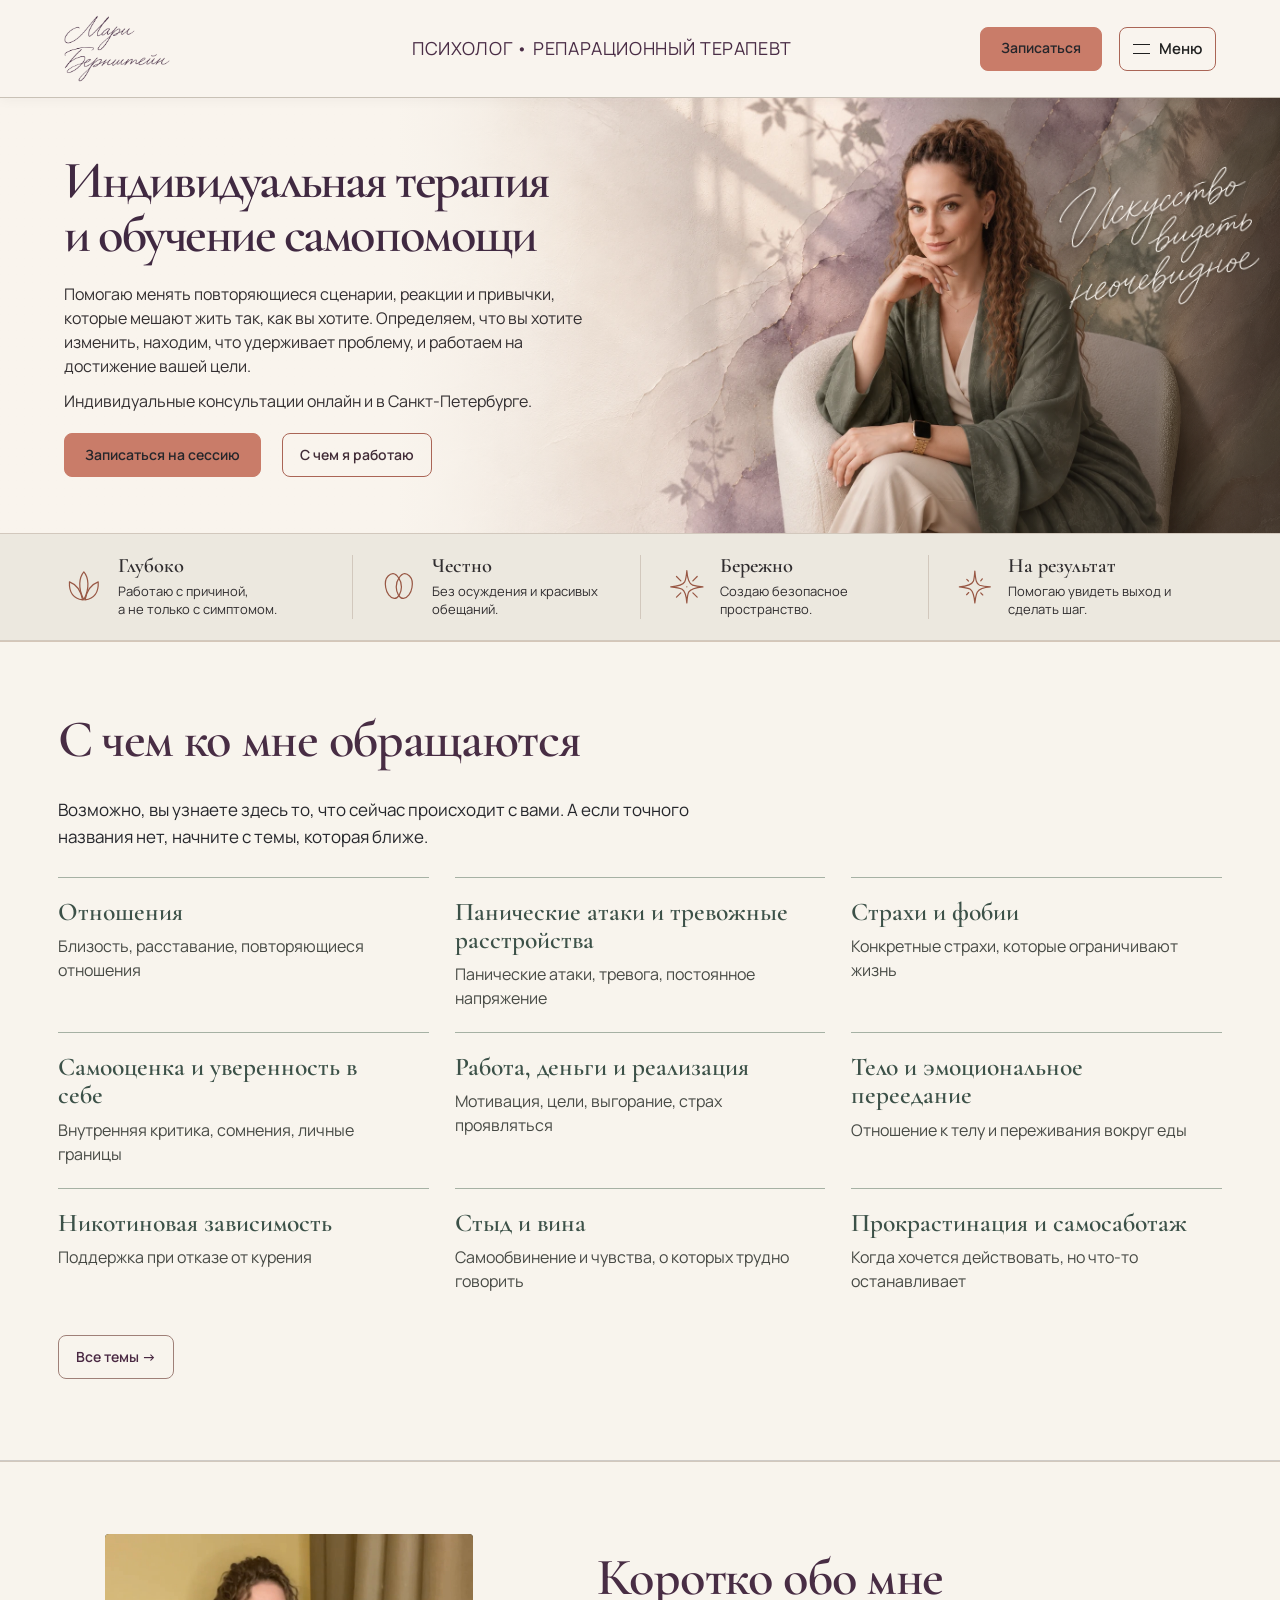
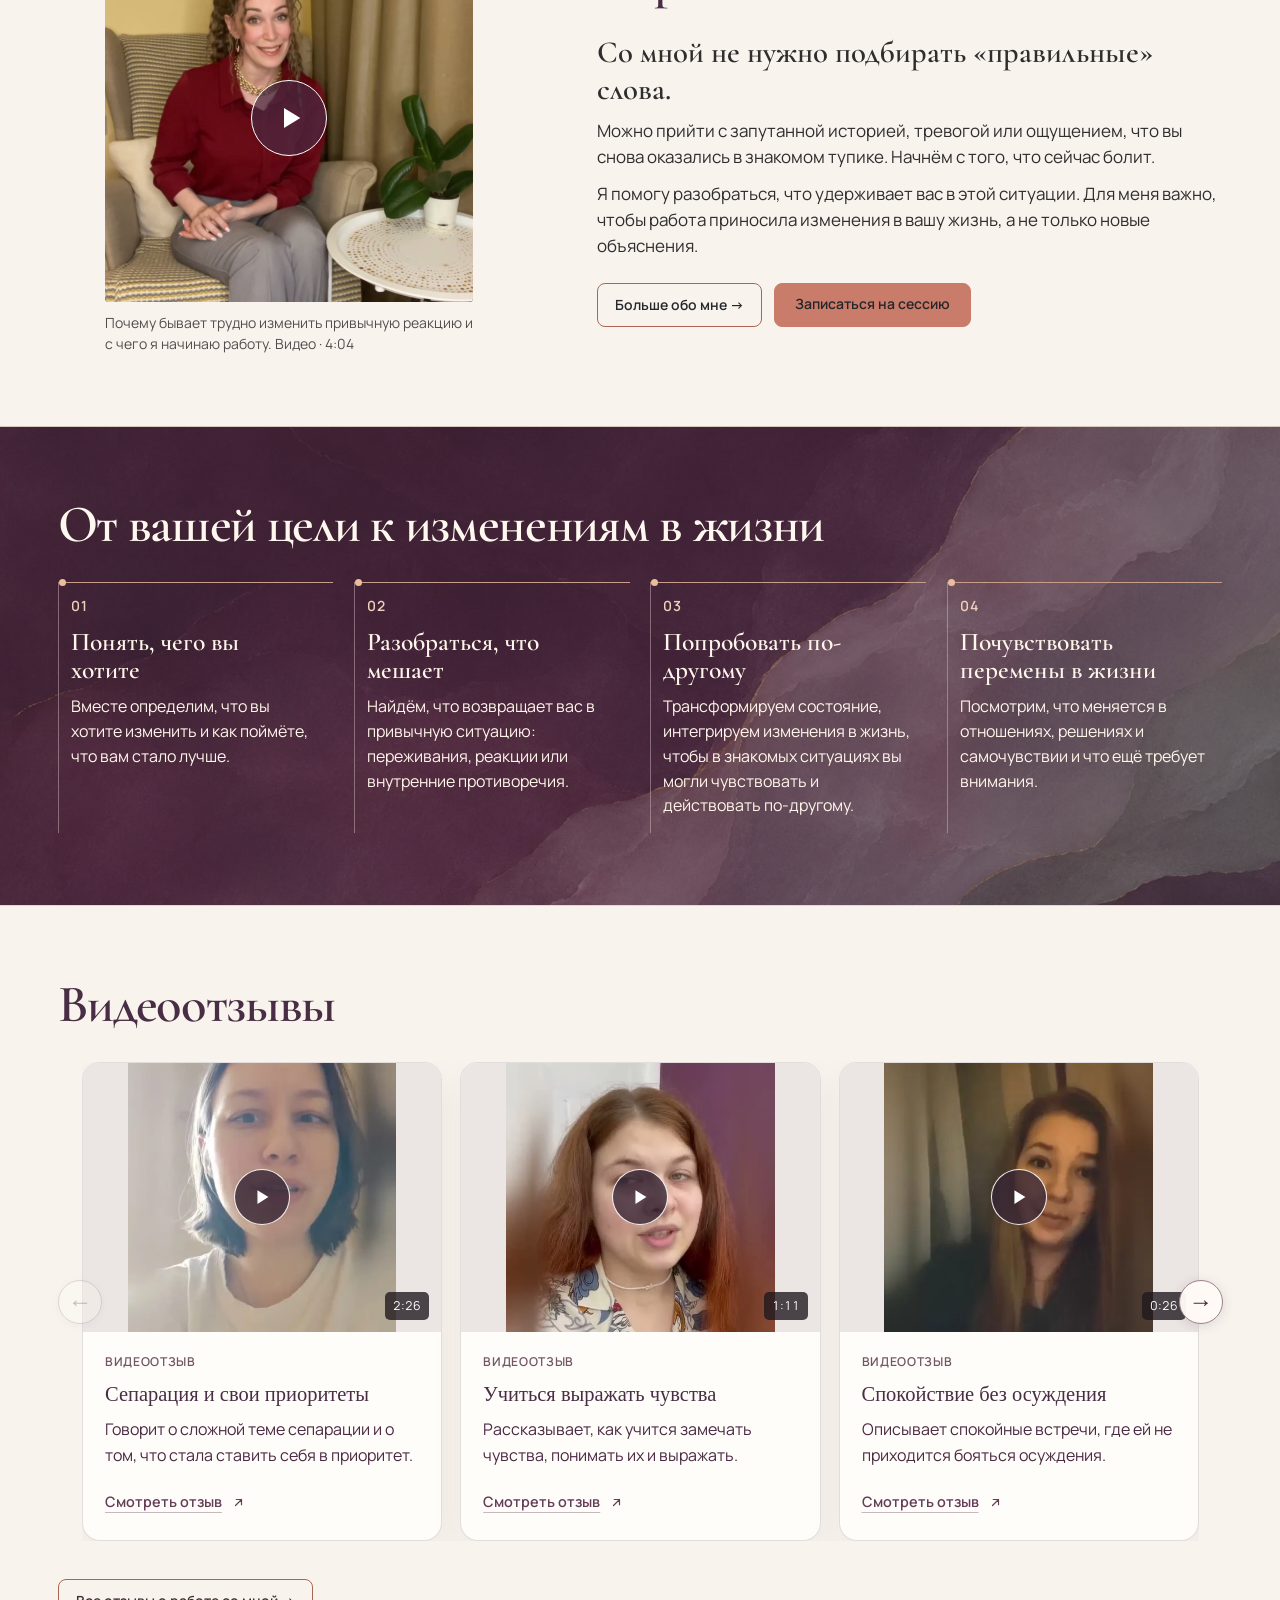
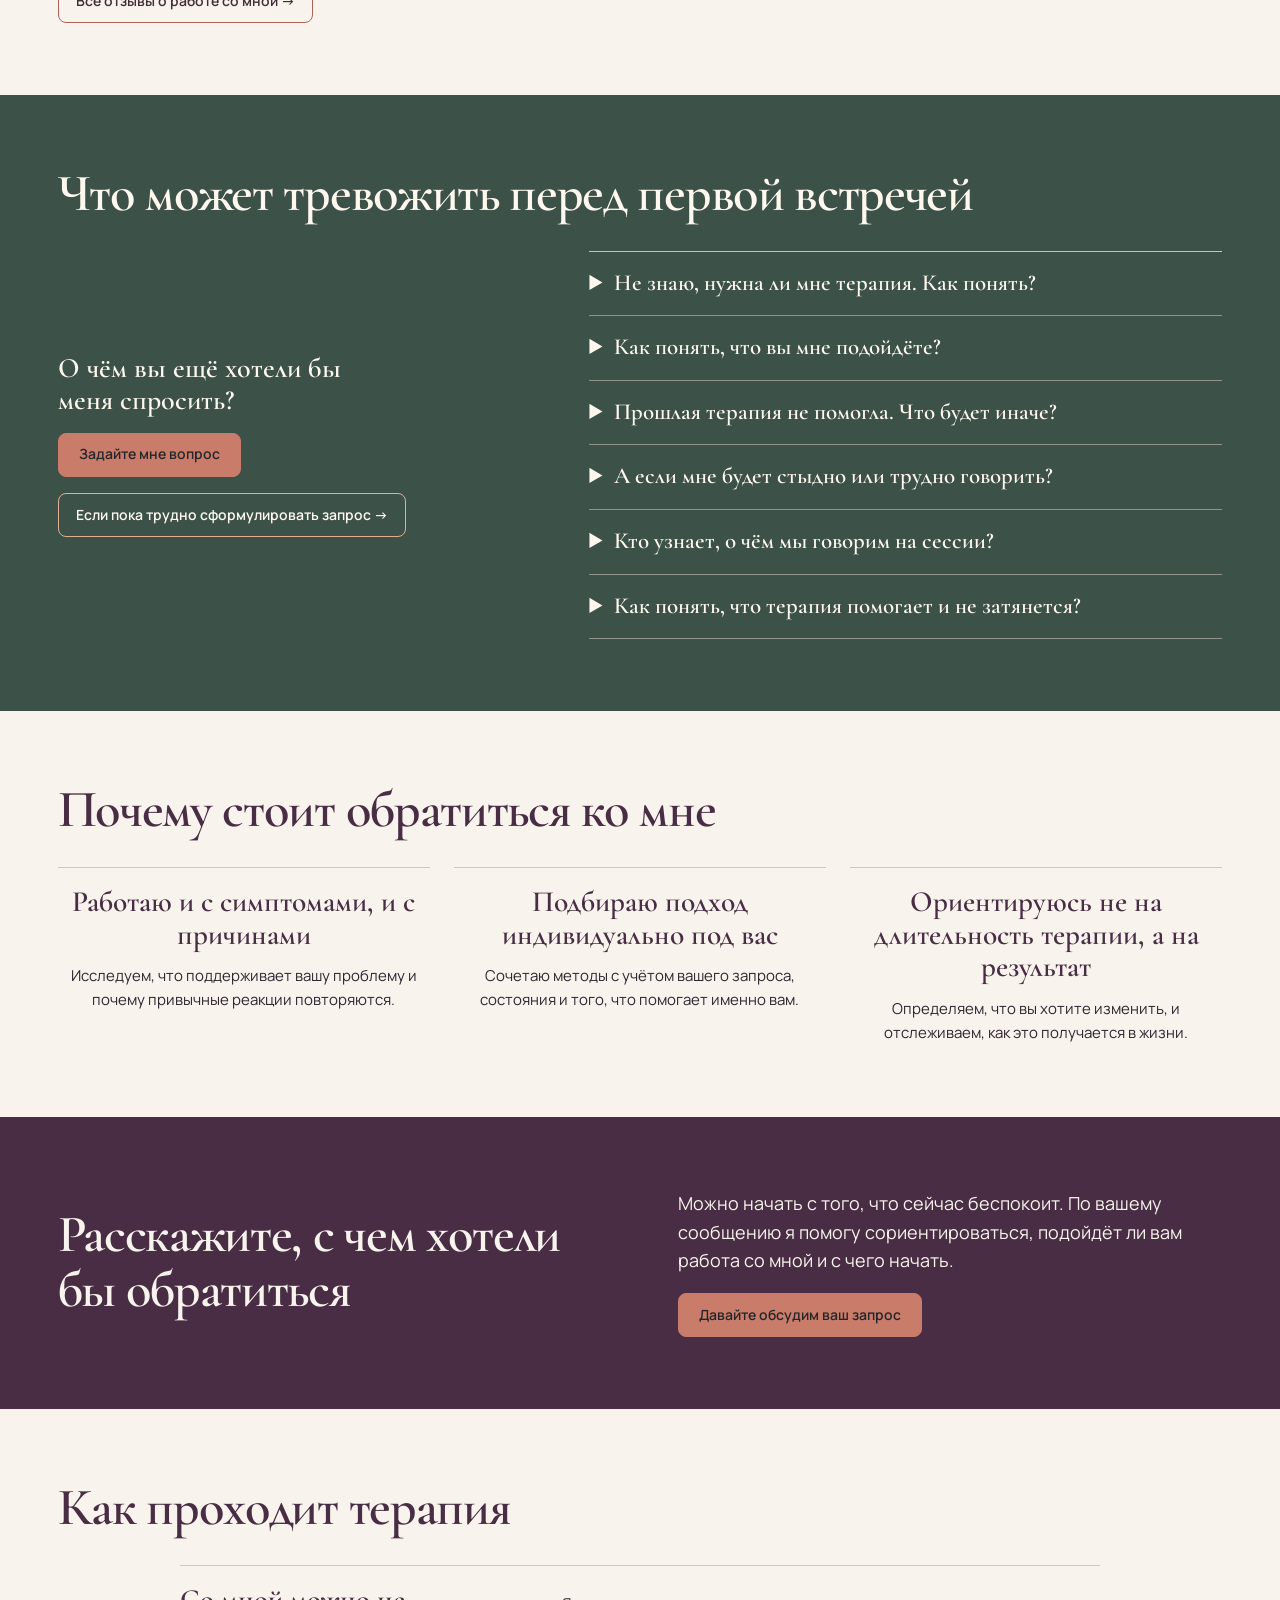
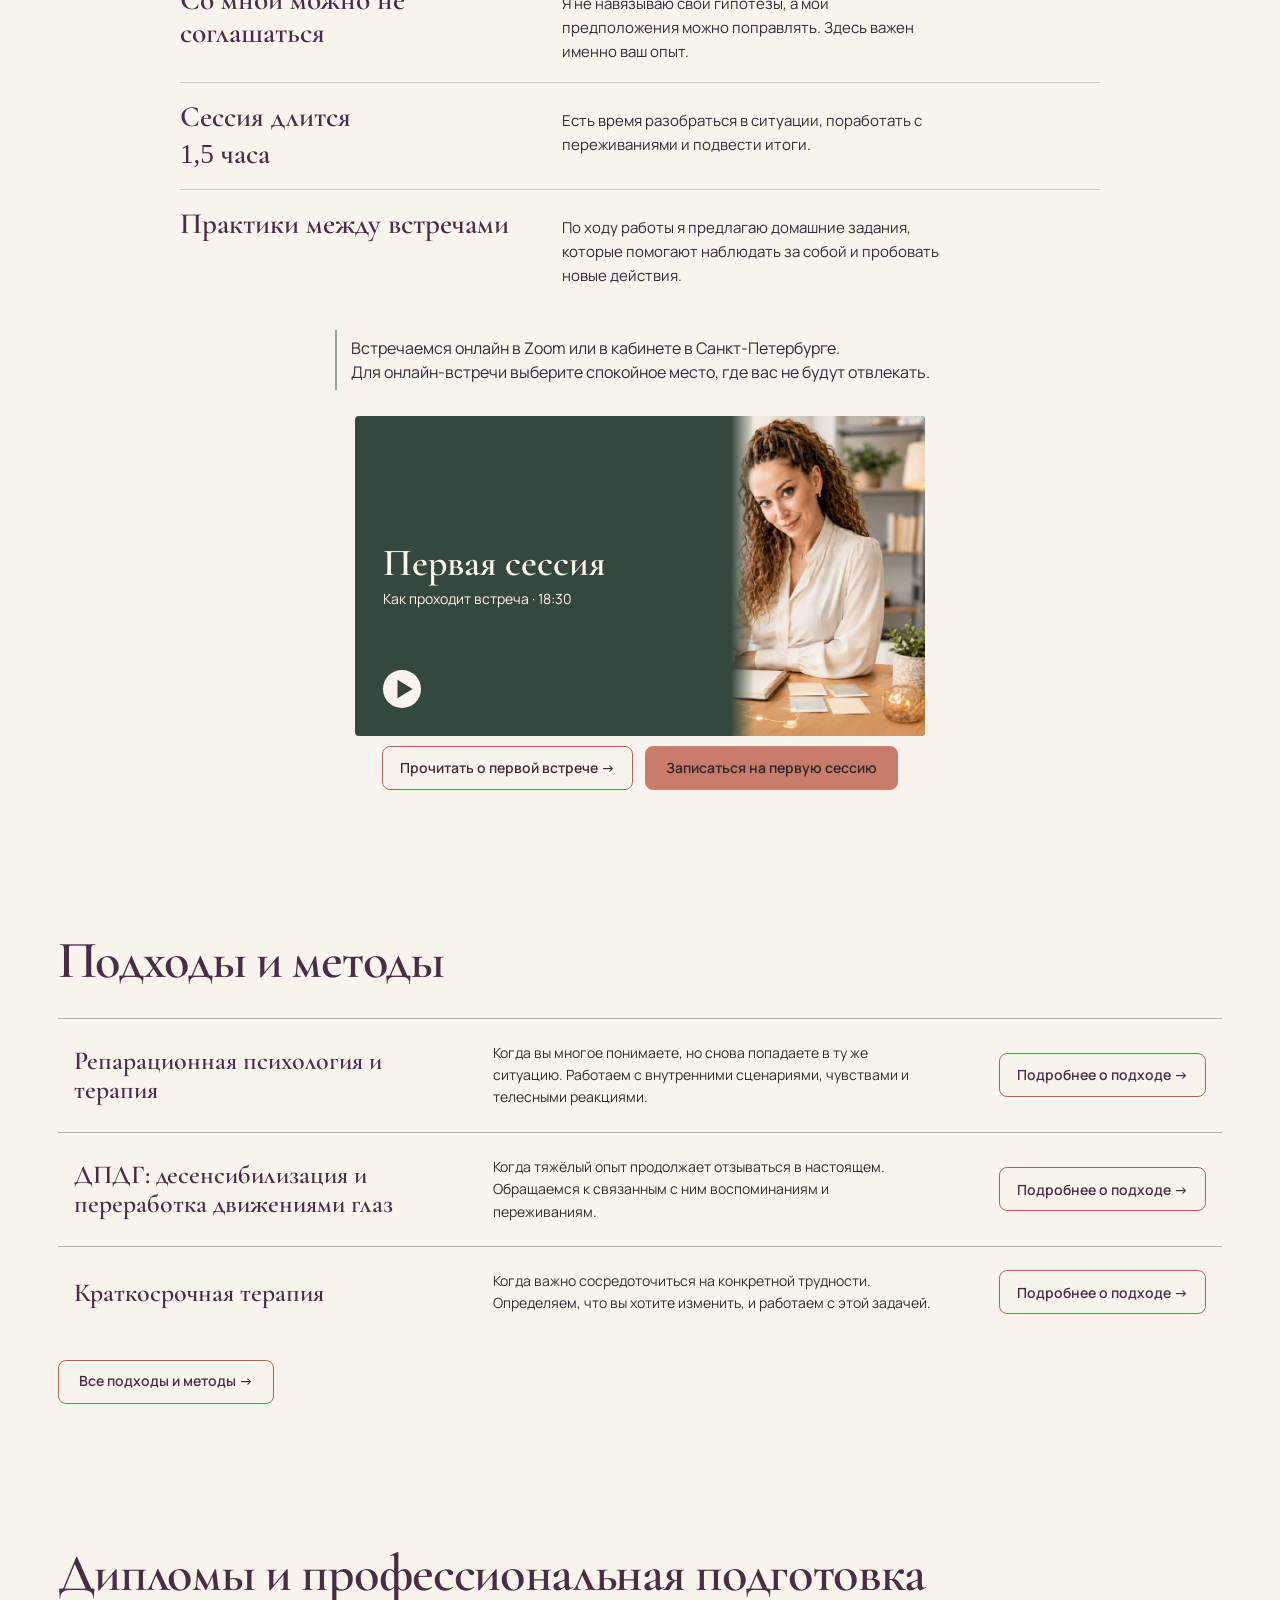
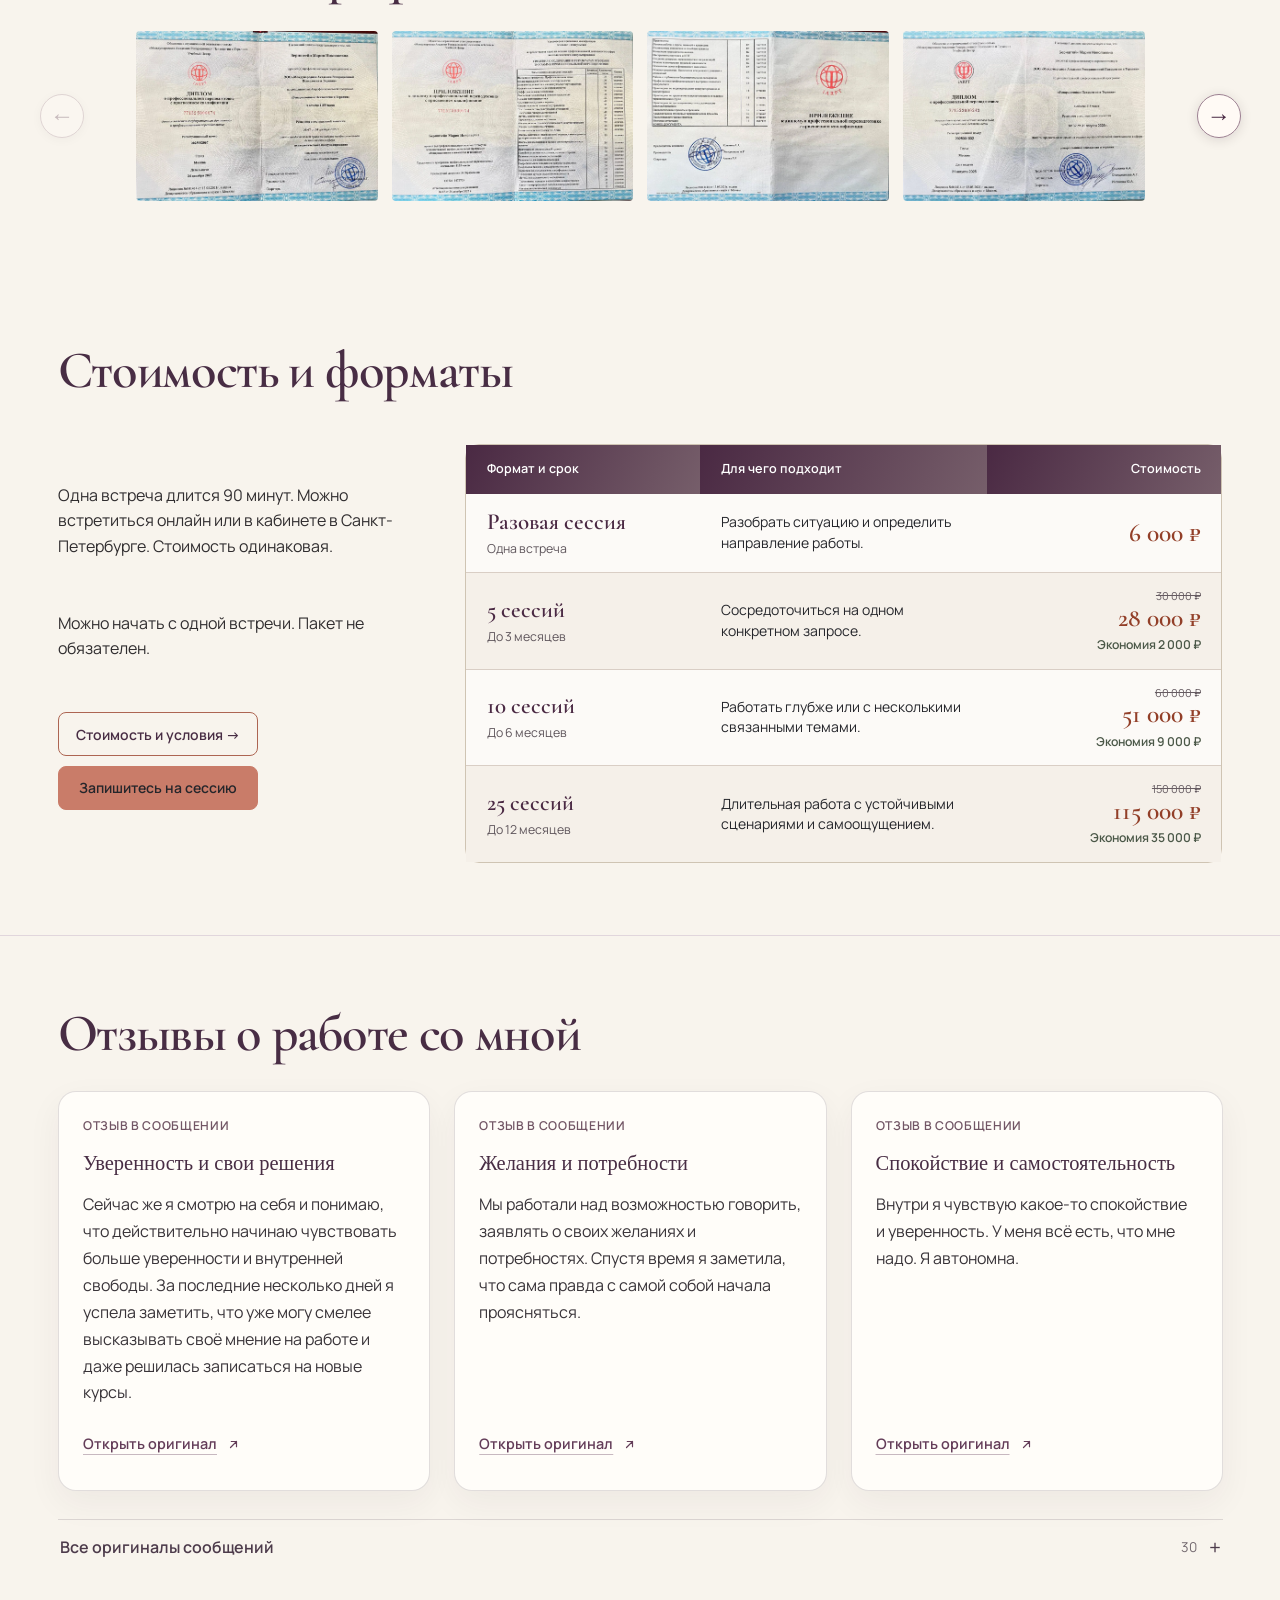
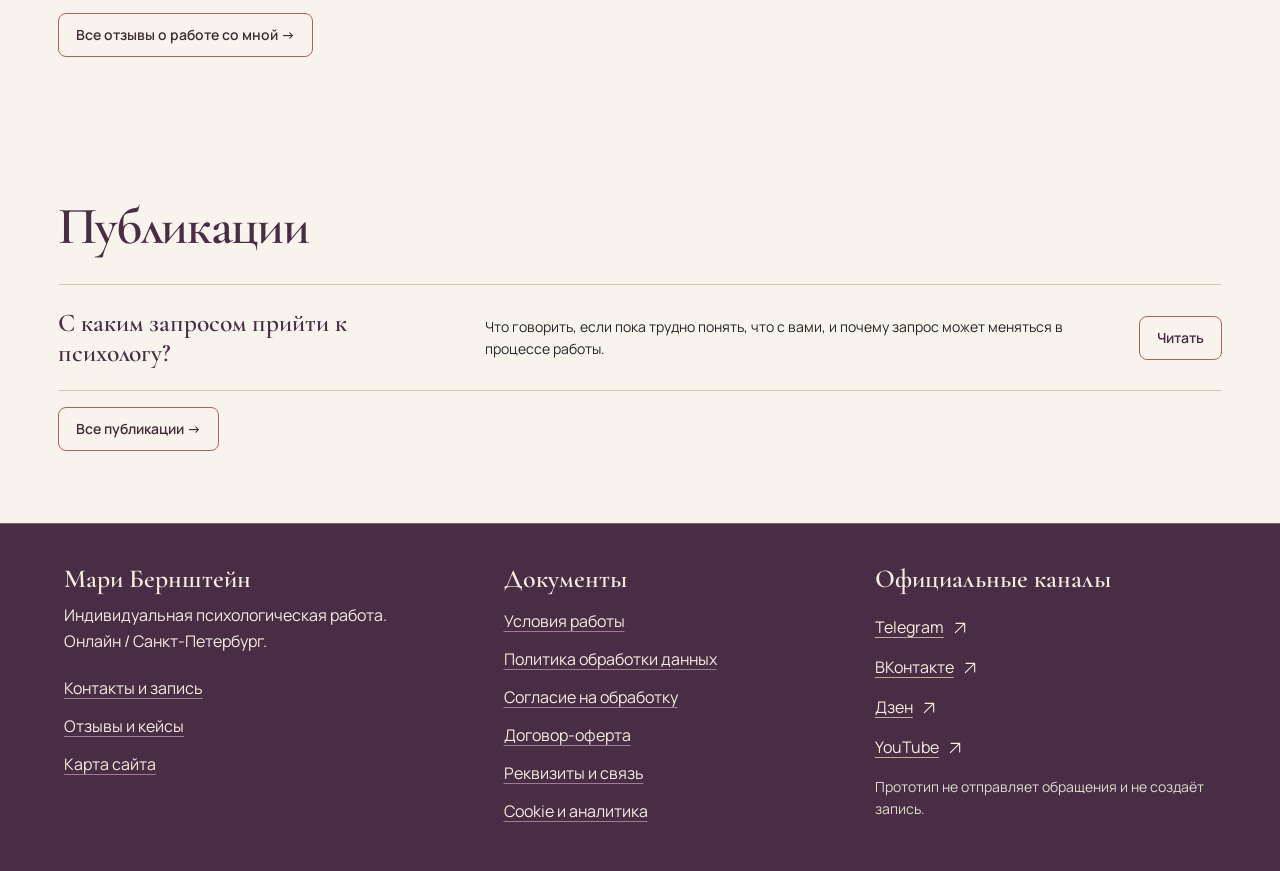
<file: v2/index.html>
<!doctype html><html lang="ru"><head><meta charset="utf-8"><meta name="viewport" content="width=device-width,initial-scale=1"><meta name="robots" content="noindex,nofollow"><title>Главная · Мари Бернштейн</title><style>:root{font-family:Arial,Helvetica,sans-serif;color:#202020;background:#f2f2f2;font-size:16px;line-height:1.5;--line:#bdbdbd;--ink:#202020;--muted:#656565}*{box-sizing:border-box}body{margin:0}button,input,textarea,select{font:inherit}a{color:inherit;text-underline-offset:3px}button,a,input,textarea,summary,select{outline-offset:4px}button:focus-visible,a:focus-visible,summary:focus-visible{outline:3px solid #444}button{cursor:pointer}button,.button{min-height:44px;border:1px solid #444;background:white;padding:10px 16px;color:#202020;text-decoration:none;display:inline-flex;align-items:center;justify-content:center;gap:8px;font-weight:600;border-radius:3px}.primary{background:#202020;color:white;border-color:#202020}.quiet{background:transparent;border-color:#aaa;font-weight:400}.textlink{border:0;background:none;text-decoration:underline;padding:5px 0;min-height:44px;justify-content:flex-start}button[disabled]{opacity:.55;cursor:wait}h1,h2,h3,p{margin-top:0}h1{font-size:42px;line-height:1.12;max-width:800px;letter-spacing:-1px;margin-bottom:22px}h2{font-size:29px;line-height:1.2;margin-bottom:20px;letter-spacing:-.4px}h3{font-size:19px;line-height:1.3;margin-bottom:10px}p{max-width:70ch;margin-bottom:16px}.eyebrow{font-size:13px;text-transform:uppercase;letter-spacing:1px;color:#555;margin-bottom:12px}.lead{font-size:21px;line-height:1.4;max-width:55ch}.small{font-size:14px;color:#505050}.muted{color:#656565}.test-ribbon{background:#dedede;border-bottom:1px solid #aaa;padding:8px 24px;font-size:13px;display:flex;gap:12px;flex-wrap:wrap;justify-content:space-between}.test-ribbon a{font-weight:bold}.shell{max-width:1180px;margin:0 auto}.site-header{position:sticky;top:0;z-index:20;background:rgba(255,255,255,.98);border-bottom:1px solid #aaa}.header-inner{padding:14px 24px;display:flex;align-items:center;gap:22px;min-height:78px}.logo{font-size:18px;font-weight:bold;text-decoration:none;white-space:nowrap}.nav{display:flex;gap:18px;align-items:center;margin-left:auto}.nav>a{font-size:15px;text-decoration:none;min-height:44px;display:flex;align-items:center}.nav .current{font-weight:bold;border-bottom:2px solid #222}.nav details{position:relative}.nav summary{cursor:pointer;min-height:44px;display:flex;align-items:center;font-size:15px;list-style:none}.nav summary:after{content:' ▾';margin-left:5px}.subnav{position:absolute;top:100%;left:-18px;width:285px;background:white;border:1px solid #888;padding:10px;box-shadow:0 7px 16px #0002;display:grid;gap:4px}.subnav a{display:block;padding:10px;text-decoration:none;min-height:44px}.subnav a:hover{background:#eee}.menu-toggle{display:none}.site-header .primary{white-space:nowrap;font-size:15px}.main{min-height:70vh;background:white}.section{padding:55px 24px;border-bottom:1px solid var(--line);scroll-margin-top:95px}.section.alt{background:#f5f5f5}.section>.inside{max-width:1100px;margin:0 auto}.hero{padding-top:60px;padding-bottom:60px}.hero-grid{display:grid;grid-template-columns:minmax(0,1.65fr) minmax(240px,1fr);gap:44px;align-items:center}.wire-photo{height:330px;border:1px solid #999;background:repeating-linear-gradient(135deg,#eee,#eee 20px,#e6e6e6 20px,#e6e6e6 21px);display:grid;place-content:center;text-align:center;color:#666;padding:25px}.wire-photo:before{content:'МЕСТО ДЛЯ ФОТО МАРИ';font-size:13px;letter-spacing:1px}.wire-photo small{margin-top:12px}.actions{display:flex;gap:12px;flex-wrap:wrap;margin:23px 0 10px}.topic-grid{display:grid;grid-template-columns:repeat(3,minmax(0,1fr));gap:12px}.topic-card{border:1px solid #999;padding:18px;text-decoration:none;display:flex;flex-direction:column;justify-content:space-between;min-height:135px;background:#fafafa}.topic-card:hover{background:#eaeaea}.topic-card strong{font-size:18px}.topic-card span{font-size:14px;color:#555;margin-top:12px}.steps{display:grid;grid-template-columns:repeat(3,minmax(0,1fr));gap:22px}.step{border-top:3px solid #666;padding-top:15px}.step b{display:block;font-size:14px;margin-bottom:12px}.price-table{width:100%;border-collapse:collapse;margin-bottom:20px}.price-table td,.price-table th{text-align:left;border-bottom:1px solid #bbb;padding:13px 10px;vertical-align:top}.price-table th{font-size:14px;color:#555}.price-table td:last-child{font-weight:bold;white-space:nowrap}.two-col{display:grid;grid-template-columns:1fr 1fr;gap:40px}.proof-note{border-left:3px solid #aaa;padding-left:18px;color:#555}.method-list{display:grid;grid-template-columns:repeat(3,1fr);gap:15px}.method{border:1px solid #aaa;padding:20px}.faq{border-top:1px solid #aaa}.faq details{border-bottom:1px solid #aaa;padding:12px 0}.faq summary{cursor:pointer;min-height:44px;font-weight:bold}.faq p{margin:10px 0}.placeholder{border:1px dashed #999;background:#eee;padding:24px;color:#666;font-size:14px}.appeal{border:1px solid #888;background:#fafafa;padding:26px;max-width:720px}.resource{display:grid;grid-template-columns:1fr 1.5fr;gap:35px}.resource-preview{background:#e4e4e4;border:1px solid #aaa;padding:24px;min-height:210px}.resource-preview p{font-size:14px}.badge{display:inline-block;background:#eee;border:1px solid #aaa;padding:3px 8px;font-size:12px;margin-bottom:12px}.footer-grid{display:grid;grid-template-columns:1.2fr 1fr 1fr;gap:30px}.footer-grid a{display:block;padding:6px 0;min-height:38px}.footer{background:#e7e7e7;padding:40px 24px}.breadcrumbs{padding:22px 24px 0;font-size:14px;display:flex;gap:8px;flex-wrap:wrap}.breadcrumbs a{color:#555}.subpage{max-width:1000px;margin:auto;padding:40px 24px 65px}.subpage h1{font-size:36px}.subpage .section{padding-left:0;padding-right:0}.backline{margin-bottom:25px}.variant-b .hero-grid{grid-template-columns:1.1fr .8fr}.variant-b .hero{padding-bottom:35px}.variant-b .hero h1{font-size:39px}.variant-b .wire-photo{height:255px}.variant-b .research-layout{display:grid;grid-template-columns:225px minmax(0,1fr);gap:0;max-width:1180px;margin:auto}.research-nav{padding:40px 22px;background:#efefef;border-right:1px solid #bbb}.research-nav nav{position:sticky;top:110px;display:grid;gap:6px}.research-nav a{padding:10px 0;font-size:14px}.variant-b .research-layout .section{padding-top:40px;padding-bottom:40px}.variant-b .topic-grid{grid-template-columns:1fr 1fr}.variant-b .topic-card{min-height:90px}.variant-b .topic-card span{display:none}.variant-b .appeal{max-width:none}.variant-b .method-list,.variant-b .steps{grid-template-columns:1fr}.variant-b .step{display:grid;grid-template-columns:30px 1fr;gap:12px}.variant-b .step b{font-size:18px}.qa{background:#e9e9e9;border-top:2px solid #888;padding:18px 24px;font-size:14px}.qa>summary{cursor:pointer;min-height:44px;font-weight:bold}.qa-fields{display:flex;flex-wrap:wrap;gap:18px;margin-top:16px}.qa label{display:grid;gap:6px}.qa select{padding:7px;max-width:250px}.qa button{font-size:14px}.qa-log{font:12px/1.5 monospace;max-height:120px;overflow:auto;border:1px solid #aaa;background:#fff;padding:10px;margin-top:16px}.qa-result{padding:10px 0;font-size:14px}.state-banner{background:#e7e7e7;padding:15px;border:1px solid #aaa;margin-bottom:20px}.hidden{display:none!important}.sr{position:absolute;width:1px;height:1px;overflow:hidden;clip:rect(0,0,0,0)}.skip{position:absolute;top:-100px;left:10px;background:white;z-index:100}.skip:focus{top:5px}dialog{border:1px solid #555;padding:0;width:min(660px,calc(100% - 26px));max-height:calc(100dvh - 30px);border-radius:4px;box-shadow:0 20px 70px #0004}dialog::backdrop{background:#0006}.dialog-header{position:sticky;top:0;z-index:3;background:white;border-bottom:1px solid #bbb;padding:18px 22px;display:flex;justify-content:space-between;align-items:center;gap:15px}.dialog-header h2{font-size:21px;margin:0}.dialog-header button{min-width:44px;padding:8px}.dialog-body{padding:22px}.form-price{border:1px solid #aaa;background:#f1f1f1;padding:14px;margin-bottom:18px;font-size:14px}.form-price strong{font-size:17px;display:block;margin-bottom:6px}.form-price .packages{display:block;margin-top:4px}.field{display:grid;gap:6px;margin-bottom:18px}.field label,.field legend{font-size:15px;font-weight:bold}.field input,.field textarea{width:100%;min-height:46px;padding:10px;border:1px solid #777;background:white;border-radius:2px;font-size:16px}.field textarea{min-height:100px;resize:vertical}.field .help{font-size:13px;color:#555}.choice{border:0;padding:0;margin:0 0 18px}.choice legend{font-weight:bold;font-size:15px;margin-bottom:8px}.radios{display:flex;flex-wrap:wrap;gap:8px}.radios label{padding:8px 12px;min-height:44px;border:1px solid #aaa;cursor:pointer;display:flex;gap:6px;align-items:center}.radios input{width:17px;height:17px}.err{color:#851b1b;font-size:14px;font-weight:bold}.invalid{border:2px solid #851b1b!important}.notice{padding:12px;background:#efefef;border-left:3px solid #888;font-size:14px}.check{display:flex;align-items:flex-start;gap:10px;margin:16px 0;font-size:14px}.check input{width:20px;height:20px;flex:none}.form-controls{display:flex;flex-wrap:wrap;gap:10px;margin-top:20px}.review-data{display:grid;gap:12px;padding:14px;border:1px solid #aaa;margin-bottom:18px;overflow-wrap:anywhere}.optional-details>summary{cursor:pointer;min-height:44px;padding:10px 0}.progress{font-size:13px;letter-spacing:.3px;color:#555;margin-bottom:20px}.demo-sheet{padding:20px;border:1px solid #aaa;background:#fafafa}.sheet-question{padding:15px 0;border-bottom:1px solid #aaa}.native{padding:30px;background:#eee;border:1px solid #999}.native:target{display:block}.mobile-only{display:none}@media(max-width:1020px){.header-inner{gap:14px}.nav{gap:10px}.nav>a,.nav summary{font-size:14px}.logo{font-size:16px}.header-inner{padding:10px 18px}}@media(max-width:850px){h1{font-size:34px}.hero-grid,.variant-b .hero-grid{grid-template-columns:1fr}.hero-grid{gap:25px}.wire-photo,.variant-b .wire-photo{height:160px}.hero{padding-top:35px;padding-bottom:35px}.lead{font-size:19px}.header-inner{flex-wrap:wrap;gap:9px;padding:10px 14px}.logo{margin-right:auto}.menu-toggle{display:inline-flex;order:2}.header-inner>.primary{order:1;font-size:13px;padding:8px 12px}.nav{display:none;order:3;width:100%;margin:0;align-items:stretch;flex-direction:column;gap:3px}.nav.open{display:flex}.nav>a,.nav summary{font-size:16px;min-height:46px;padding:8px}.subnav{position:static;width:100%;border:0;border-left:2px solid #aaa;box-shadow:none;margin-left:8px;padding:0 8px}.nav .current{border-bottom:0;border-left:3px solid #222}.section{padding:36px 18px;scroll-margin-top:85px}h2{font-size:25px}.topic-grid,.variant-b .topic-grid{grid-template-columns:1fr 1fr;gap:10px}.topic-card{min-height:110px;padding:13px}.topic-card strong{font-size:16px}.steps,.method-list{grid-template-columns:1fr}.two-col,.resource,.footer-grid{grid-template-columns:1fr;gap:24px}.variant-b .research-layout{display:block}.research-nav{border-right:0;border-bottom:1px solid #aaa;padding:15px 18px}.research-nav nav{position:static;display:flex;gap:12px;flex-wrap:wrap}.research-nav p{margin-bottom:6px}.research-nav a{padding:6px 0}.variant-b .hero h1{font-size:33px}.dialog-body{padding:18px}.dialog-header{padding:13px 18px}.dialog-header h2{font-size:19px}.dialog-body h3{font-size:18px}.price-table td,.price-table th{padding:11px 6px}.test-ribbon{padding:7px 14px;font-size:12px;gap:5px}.subpage{padding:30px 18px}.subpage h1{font-size:30px}.appeal{padding:20px}.resource-preview{min-height:150px}.qa{padding:15px 18px}.mobile-only{display:block}}@media(max-width:360px){.logo{font-size:14px}.header-inner>.primary{font-size:12px;padding:7px 8px}.menu-toggle{font-size:13px;padding:7px 8px}.topic-grid,.variant-b .topic-grid{grid-template-columns:1fr}.hero h1,.variant-b .hero h1{font-size:30px}.dialog-header h2{font-size:18px}.radios label{padding:8px}.price-table{font-size:14px}}
@media(max-width:850px){.header-inner{flex-wrap:wrap}.header-inner .logo{white-space:normal;max-width:128px;line-height:1.15;flex:1}.header-inner>.primary{font-size:12px;padding:8px 10px}.menu-toggle{font-size:13px;padding:8px 10px;order:2}.header-inner .nav{flex-basis:100%}}@media(max-width:360px){.header-inner .logo{max-width:91px;font-size:14px}.header-inner>.primary{font-size:11px;padding:8px}.menu-toggle{font-size:12px;padding:8px}}

.video-slot{margin-top:24px}.wire-player{width:100%;min-height:150px;padding:20px;background:repeating-linear-gradient(135deg,#eee,#eee 12px,#e5e5e5 12px,#e5e5e5 13px);border:1px solid #999;text-align:center;color:#222;line-height:1.5}.question-invite{margin:30px 0;padding:24px;border:1px solid #aaa}.resource button:disabled{opacity:.65;cursor:not-allowed}.video-slot p{margin-top:12px}@media(max-width:650px){.wire-player{min-height:130px}.question-invite{padding:18px}}

/* A v4: compact full process, half text/half video, separate credentials. */
#HM04{padding-top:26px;padding-bottom:26px}#HM04 h2{margin-bottom:18px}#HM04>.inside>.small{margin-top:14px;margin-bottom:0}.steps-compact{display:grid;grid-template-columns:repeat(4,minmax(0,1fr));gap:16px}.steps-compact .step{min-width:0;padding:14px 0 0;border-top:2px solid #888}.steps-compact .step b{font-size:14px;display:block;margin-bottom:7px}.steps-compact .step h3{font-size:19px;margin:0 0 6px}.steps-compact .step p{font-size:15px;line-height:1.4;margin:0}.about-halves{display:grid;grid-template-columns:minmax(0,1fr) minmax(0,1fr);gap:36px;align-items:center}.about-video .video-slot{margin-top:0}.about-video .wire-player{min-height:260px}.credential-grid,.session-grid{display:grid;grid-template-columns:repeat(3,minmax(0,1fr));gap:20px}.credential-card{border:1px solid #aaa;padding:18px}.credential-card h3{margin-top:14px}.document-wire{height:140px;border:1px solid #aaa;background:#eee;display:flex;align-items:center;justify-content:center;text-align:center;padding:14px;font-size:13px}.home-topic-grid button.topic-card{text-align:left;display:flex;flex-direction:column;align-items:flex-start;justify-content:flex-start;font-weight:inherit;font-size:inherit;color:inherit;background:#f4f4f4;line-height:1.4}.home-topic-grid button.topic-card span{font-size:13px;display:block;margin-top:12px;color:#555}
@media(max-width:850px){.steps-compact{grid-template-columns:repeat(4,minmax(0,1fr));gap:12px}.steps-compact .step h3{font-size:17px}.steps-compact .step p{font-size:14px}.about-halves{gap:24px}.credential-grid{gap:12px}.credential-card{padding:12px}.document-wire{height:115px}}
@media(max-width:600px){#HM04{padding:22px 18px}#HM04 h2{font-size:23px;line-height:1.2;margin-bottom:16px}.steps-compact{grid-template-columns:1fr;gap:7px}.steps-compact .step{display:grid;grid-template-columns:24px minmax(0,1fr);gap:9px;padding:8px 0 0}.steps-compact .step b{margin:2px 0 0;font-size:12px}.steps-compact .step h3{font-size:16px;line-height:1.25;margin-bottom:3px}.steps-compact .step p{font-size:14px;line-height:1.3}.about-halves,.credential-grid,.session-grid{grid-template-columns:1fr}.about-video .wire-player{min-height:190px}.credential-grid{gap:16px}.document-wire{height:125px}}

.sitemap-list{margin:12px 0 24px;padding-left:24px}.sitemap-list li{margin:5px 0}.sitemap-list a{display:inline-flex;align-items:center;min-height:44px}.sitemap-group{padding:12px 0;border-bottom:1px solid #ccc}.native-fallback{display:none;padding:30px 22px;border-top:2px solid #888;max-width:1100px;margin:auto}.native-fallback:target{display:block}.native-fallback [hidden]{display:none!important}#conditions-copy,#practice-scope{scroll-margin-top:120px}a:focus-visible,button:focus-visible,input:focus-visible,textarea:focus-visible,select:focus-visible,summary:focus-visible{outline:3px solid #444;outline-offset:3px}
/* A v6: navigation and content layout; no art direction. */
[hidden]{display:none!important}.header-inner{max-width:1320px;gap:18px}.nav{gap:0}.nav>a,.nav-dropdown{border-left:1px solid #ddd;margin-left:12px;padding-left:12px}.nav>:first-child{border-left:0;margin-left:0;padding-left:0}.nav a{white-space:nowrap;text-decoration:none;font-size:14px;min-height:44px;display:inline-flex;align-items:center}.nav-dropdown{position:relative;display:flex;align-items:center;gap:1px}.nav-arrow{border:0;background:transparent;min-width:30px;padding:6px;min-height:44px;font-size:18px;font-weight:400}.nav .subnav{top:calc(100% + 8px);left:0;max-height:70vh;overflow:auto;width:310px;z-index:30;padding:12px;gap:3px}.nav .subnav a{white-space:normal;display:block;padding:9px;font-size:14px;line-height:1.35}.subnav-bottom{border-top:1px solid #aaa;padding-top:7px;margin-top:7px}.header-book{white-space:nowrap}.credential-ribbon{display:flex;gap:16px;overflow-x:auto;padding:2px 2px 16px;scroll-snap-type:x proximity}.document-thumb{flex:0 0 132px;height:175px;padding:15px;background:#fafafa;border:1px solid #aaa;border-radius:0;scroll-snap-align:start}.document-thumb span{display:block;width:100%;height:100%;border:1px solid #bbb;background:repeating-linear-gradient(0deg,#eee,#eee 12px,#ddd 12px,#ddd 13px)}.education-details{margin-top:18px;border-top:1px solid #aaa;border-bottom:1px solid #aaa;padding:16px 0}.education-details summary{cursor:pointer;min-height:44px;align-content:center;font-weight:bold}.education-details p{margin-top:12px}.prototype-note{font-size:13px;color:#666;margin-top:12px}.text-review-grid{display:grid;grid-template-columns:repeat(4,minmax(0,1fr));gap:18px}.screenshot-slot{min-width:0;aspect-ratio:3/4;display:grid;place-content:center;border:1px solid #aaa;background:repeating-linear-gradient(0deg,#f0f0f0,#f0f0f0 18px,#e5e5e5 18px,#e5e5e5 19px);color:#666;font-size:13px;font-weight:400;border-radius:0}.video-review-grid{display:grid;grid-template-columns:repeat(3,minmax(0,1fr));gap:28px;max-width:850px}.video-review-grid .video-slot{margin:0}.wire-player.portrait{aspect-ratio:9/16;min-height:0;display:grid;place-content:center}.portrait span{font-size:26px}.social-links{display:flex;gap:20px;flex-wrap:wrap;margin-top:22px}.social-link{display:inline-flex;align-items:center;gap:12px;min-height:44px;padding:8px 0;text-decoration:underline;text-underline-offset:5px}.social-links .social-link{padding:10px 18px;border:1px solid #aaa;min-width:160px;text-decoration:none;justify-content:space-between}.footer-socials{display:grid;gap:12px;justify-items:start;margin-top:0}.footer-grid .social-link{display:inline-flex;padding:10px 14px}.topic-subsection{margin-top:36px;padding-top:24px;border-top:1px solid #bbb;scroll-margin-top:120px}.related-links{display:flex;flex-wrap:wrap;gap:12px 24px;margin-bottom:22px}.related-links a{min-height:44px;display:inline-flex;align-items:center}.requisites dt{font-weight:bold;margin-top:18px}.requisites dd{margin:8px 0}.method h3{overflow-wrap:anywhere}.topic-card{text-align:left}.steps-compact .step h3{font-size:18px;line-height:1.3}.steps-compact .step p{font-size:14px;line-height:1.4}
@media all{.menu-toggle{display:inline-flex;order:2}.header-inner{flex-wrap:wrap}.header-inner .logo{margin-right:auto}.header-inner>.header-book{order:1}.nav{display:none;order:3;flex-basis:100%;width:100%;margin:0;align-items:stretch;flex-direction:column;gap:0}.nav.open{display:flex}.nav>a,.nav-dropdown{border-left:0;margin:0;padding:7px 0;border-bottom:1px solid #ddd}.nav>a,.nav-dropdown>a{font-size:16px;min-height:44px}.nav-dropdown{display:grid;grid-template-columns:minmax(0,1fr) 44px;gap:0}.nav-dropdown>.subnav{grid-column:1/-1;position:static;width:100%;max-height:45vh;border:0;border-left:2px solid #aaa;box-shadow:none;margin:4px 0 10px;padding:8px 12px}.nav-arrow{width:44px}}
@media(max-width:700px){.text-review-grid{grid-template-columns:repeat(2,minmax(0,1fr));gap:12px}.video-review-grid{gap:12px}.video-review-grid .wire-player{padding:10px}.document-thumb{flex-basis:106px;height:140px}.credential-ribbon{gap:12px}.social-links{gap:12px}.social-links .social-link{min-width:140px}.steps-compact .step h3{font-size:16px}.steps-compact .step p{font-size:13px;line-height:1.3}.steps-compact .step{padding-top:6px}.method-list{grid-template-columns:1fr}.social-link{overflow-wrap:anywhere}.header-inner>.header-book{font-size:13px;padding:9px 12px}}
.nav-arrow{min-width:44px}.nav a{font-size:16px}.nav .subnav a{font-size:16px}.text-review-grid{max-width:1000px}.article-preview{border:1px solid #aaa;padding:24px;background:#fafafa;margin-bottom:20px}
/* A v7: a whole label opens its list; gray tones demonstrate structure only. */
.header-inner{position:relative}.nav-disclosure{border:0;background:transparent;color:#222;font-size:16px;line-height:1.3;font-weight:400;padding:8px 0;min-height:44px;gap:10px;white-space:nowrap}.nav-disclosure[aria-expanded=true]{font-weight:bold}.topics-dropdown{position:static}.nav .topics-subnav{left:18px;right:18px;width:auto;top:100%;max-height:calc(100dvh - 120px);padding:24px;background:#fff;overscroll-behavior:contain}.mega-grid{display:grid;grid-template-columns:repeat(3,minmax(0,1fr));gap:28px}.mega-group{break-inside:avoid;border-bottom:1px solid #ccc;padding-bottom:16px;margin-bottom:22px;min-width:0}.mega-group h3{font-size:16px;margin:0 0 6px}.nav .mega-group h3 a{font-weight:bold;padding:7px 0;line-height:1.35}.mega-group ul{list-style:none;padding:0;margin:0}.nav .mega-group li a{font-size:14px;line-height:1.35;padding:10px 0;min-height:44px}.mega-guide{border-top:1px solid #aaa;padding-top:14px}.work-dropdown .subnav{left:0;width:300px}.section.proof-band{background:#f3f3f3;padding-bottom:64px;border-bottom:1px solid #bbb}.section.focus-band{background:#e5e5e5;padding:64px 24px;border-block:1px solid #aaa}.focus-band>.inside{max-width:1100px}.focus-band .appeal{background:#fff;border:0;border-left:4px solid #777;padding:26px 30px}.section.editorial-band{background:#fff;padding-top:64px}.editorial-band .article-preview{background:#fafafa}.section.proof-band+.focus-band{margin-top:18px}.focus-band+.editorial-band{margin-top:18px}.faq summary{line-height:1.4}.faq details{padding:14px 0}.faq p{max-width:68ch}
@media all{.nav-dropdown{display:block}.nav-disclosure{width:100%;justify-content:space-between;text-align:left;padding:8px 0}.nav .topics-subnav{position:static;left:auto;right:auto;width:100%;max-height:55dvh;padding:12px;margin:0 0 10px;border-left:0;border-top:1px solid #bbb}.work-dropdown .subnav{width:100%;position:static;max-height:45dvh}.mega-grid{grid-template-columns:repeat(2,minmax(0,1fr));gap:20px}.nav .mega-group h3 a{font-size:16px}.nav .mega-group li a{font-size:15px}}
@media(max-width:600px){.mega-grid{display:block}.mega-group{margin-bottom:14px;padding-bottom:12px}.nav .mega-group li a{font-size:15px}.section.focus-band{padding:38px 18px}.section.proof-band{padding-bottom:38px}.section.editorial-band{padding-top:38px}.focus-band .appeal{padding:20px;border-left:3px solid #777}.section.proof-band+.focus-band,.focus-band+.editorial-band{margin-top:12px}.nav .topics-subnav{max-height:58dvh}}
@media all{.nav.open{max-height:calc(100dvh - 100px);overflow-y:auto;overscroll-behavior:contain}.nav .topics-subnav{max-height:none;overflow:visible}.nav .work-dropdown .subnav{max-height:none;overflow:visible}}
/* A v8: booking is a single compact contact form. */
.booking-demo{margin-top:0;margin-bottom:14px}.book-choice .help{font-size:14px;color:#555;margin:0 0 10px}.booking-channels{display:grid;grid-template-columns:repeat(2,minmax(0,1fr));gap:8px}.booking-channels label{font-size:15px;min-width:0;padding:10px 12px}.booking-channels input{flex:none}.booking-contact-fields .field:last-child{margin-bottom:12px}.booking-next{font-size:14px;color:#444;margin:14px 0 0}.booking-privacy{font-size:13px;min-height:32px;margin-top:7px}.booking-contact-fields input{font-size:16px}.booking-demo+.field{margin-bottom:20px}
dialog[data-flow="BOOK"]{width:min(520px,calc(100% - 26px))}dialog[data-flow="BOOK"] .dialog-header{padding:14px 18px}dialog[data-flow="BOOK"] .dialog-body{padding:18px}dialog[data-flow="BOOK"] .booking-demo{font-size:12px;margin-bottom:10px}dialog[data-flow="BOOK"] .field{margin-bottom:14px}dialog[data-flow="BOOK"] .field input{min-height:44px}dialog[data-flow="BOOK"] .book-choice{margin-bottom:14px}dialog[data-flow="BOOK"] .book-choice legend{margin-bottom:5px}dialog[data-flow="BOOK"] .book-choice .help{font-size:13px;margin-bottom:8px}dialog[data-flow="BOOK"] .form-controls{margin-top:14px}dialog[data-flow="BOOK"] .booking-next{margin-top:10px}dialog[data-flow="BOOK"] .booking-privacy{margin-top:4px}

/* Stage 16.5: operability and readable responsive low-fi, no art direction. */
.footer-grid h2{font-size:19px;line-height:1.3;letter-spacing:0;margin-bottom:10px}
.main p.small,.main .steps-compact .step p,.topic-card span,.home-topic-grid button.topic-card span{font-size:16px}
.field label,.choice legend,.radios label,.book-choice .help,dialog[data-flow="BOOK"] .book-choice .help,.booking-next{font-size:16px}
.booking-privacy{min-height:44px;font-size:14px}
.quiet,.radios label,.topic-card,.document-thumb,.screenshot-slot{border-color:#777}
.field input,.field textarea,.choice,.check{scroll-margin-block:110px 24px}
.dialog-header h2{scroll-margin:0}
.check{min-height:44px;align-items:center;cursor:pointer}
:where(button,a,input,textarea,select,summary):focus-visible{outline:3px solid #444;outline-offset:3px}
@media(max-width:1150px){.nav .mega-group li a{font-size:16px}.footer-grid a{min-height:44px}.logo{min-height:44px;display:inline-flex;align-items:center}.main a:not(.button):not(.topic-card):not(.social-link){display:inline-flex;align-items:center;min-height:44px;max-width:100%}.related-links{gap:8px 18px}.steps-compact .step p{font-size:16px;line-height:1.35}.steps-compact{gap:10px}}
@media(prefers-reduced-motion:reduce){*,*::before,*::after{scroll-behavior:auto!important;animation:none!important;transition:none!important}}

.mega-grid {
  display: block;
  column-count: 3;
  column-gap: 28px;
  column-fill: balance;
}
.mega-grid .mega-group {
  break-inside: avoid-column;
  display: flow-root;
}
@media (min-width: 1151px) {
  .mega-group:nth-child(4), .mega-group:nth-child(7) { break-before: column; }
}
@media (max-width: 1150px) {
  .mega-grid { column-count: 2; column-gap: 20px; }
}
@media (max-width: 600px) {
  .mega-grid { column-count: 1; }
}
.author-article {
  max-width: 70ch;
  margin-block: 1.25rem 2rem;
  overflow-wrap: anywhere;
}
.author-article h2, .author-article h3 { margin-block: 1.5em .5em; }
.author-article p { margin-block: .85em; line-height: 1.6; }
.author-article .article-origin { font-size: 1rem; }
</style><link rel="stylesheet" href="shared.css?v=6e1f26f88a"><link rel="stylesheet" href="b.css?v=7d23c89909"><link rel="stylesheet" href="full-page.css?v=e78b6350be"><link rel="stylesheet" href="revision.css?v=7ae32bc8f4"><link rel="stylesheet" href="mari.css?v=c49551435d"><link rel="stylesheet" href="editorial-sections.css?v=dd3f2dc154"><link rel="stylesheet" href="media-gallery.css?v=3b1dcfa815"><link rel="stylesheet" href="brand-finish.css?v=2c0d364b7c"><link rel="stylesheet" href="forms-layout.css?v=b716c99df7"><link rel="stylesheet" href="material-rhythm.css?v=2ca453d315"><link rel="stylesheet" href="journey.css?v=b9516cb867"><link rel="stylesheet" href="v2-editorial.css"><link rel="stylesheet" href="v2-media.css"><link rel="stylesheet" href="v2-interface.css"></head><body class="concept-b concept-mari"><div id="app"><header class="site-header"><div class="header-inner shell"><strong>Мари Бернштейн</strong><a href="#native-contact">Стоимость и связь по поводу записи</a></div></header><main class="main"><section class="section"><div class="inside"><p>Психолог · репарационный терапевт</p><h1>Мари Бернштейн</h1><p>Индивидуальные консультации онлайн и в Санкт-Петербурге.</p><p>Это резерв чтения статического прототипа. Формы здесь ничего не отправляют.</p></div></section></main></div><section id="native-contact" class="native-fallback" aria-labelledby="reserve-title"><h2 id="reserve-title">Если форма не открывается</h2><p>Ничего не отправлено. Здесь указаны стоимость, порядок записи и проверенный контакт для согласования консультации.</p><table class="price-table"><tr><th>Формат</th><th>Полная стоимость</th></tr><tr><td>90 минут</td><td>6000 ₽</td></tr><tr><td>5 встреч</td><td>28 000 ₽</td></tr><tr><td>10 встреч</td><td>51 000 ₽</td></tr><tr><td>25 встреч</td><td>115 000 ₽</td></tr></table><p>Цена одинакова онлайн и очно. Одна встреча доступна отдельно. Время и формат согласуются до 100% предоплаты; затем запись подтверждается.</p><h3>Перенос и отмена</h3><p>За 24 часа или раньше: перенос или возврат по текущему правилу. Менее чем за 24 часа, встреча считается проведённой и оплачивается. Если Мари отменяет или переносит встречу менее чем за 24 часа, следующая встреча бесплатна.</p><p data-fallback-contact><a class="button quiet" href="https://t.me/MarusyaBern" target="_blank" rel="noopener" aria-label="Связаться по поводу записи в Telegram (откроется в новой вкладке)">Связаться по поводу записи в Telegram</a></p><p data-fallback-paused hidden>Сейчас новые запросы не принимаются.</p><p class="small">Внешняя ссылка открывает Telegram. Сообщение не отправляется автоматически и время не бронируется.</p></section><noscript><style>.native-fallback{display:block}</style></noscript><dialog id="flow-dialog" aria-labelledby="flow-title"><div class="dialog-header"><h2 id="flow-title"></h2><button type="button" data-close aria-label="Закрыть окно">×</button></div><div class="dialog-body" id="flow-body"></div></dialog><script>window.PROTOTYPE_VARIANT="A";window.PROTOTYPE_DATA={"pages":{"H01":{"id":"H01","name":"Главная","url":"/","parent":null,"children":[],"crumbs":["H01"],"planning_status":"LAUNCH","published":false},"H02":{"id":"H02","name":"Онлайн-консультация","url":"/psiholog-online/","parent":null,"children":[],"crumbs":["H01","H02"],"planning_status":"LAUNCH","published":false},"H23":{"id":"H23","name":"Как проходит сессия","url":"/kak-prohodit-sessiya/","parent":null,"children":[],"crumbs":["H01","H23"],"planning_status":"LAUNCH","published":false},"A02":{"id":"A02","name":"Стоимость и форматы","url":"/stoimost/","parent":null,"children":[],"crumbs":["H01","A02"],"planning_status":"LAUNCH","published":false},"H22":{"id":"H22","name":"Контакты и запись","url":"/kontakty/","parent":null,"children":[],"crumbs":["H01","H22"],"planning_status":"LAUNCH","published":false},"A04":{"id":"A04","name":"Условия работы и частые вопросы","url":"/usloviya-raboty/","parent":null,"children":[],"crumbs":["H01","A04"],"planning_status":"LAUNCH","published":false},"TOPICS":{"id":"TOPICS","name":"Темы терапии","url":"/temy/","parent":null,"children":["TG_REL","TG_ANX","TG_FEAR","TG_SELF","TG_WORK","TG_PARENT","TG_CHILD","TG_BODY","TG_EMO"],"crumbs":["H01","TOPICS"],"planning_status":"LAUNCH","published":false,"baseline_name":"С чем я работаю: все темы"},"TG_REL":{"id":"TG_REL","name":"Отношения","url":"/temy/otnosheniya/","parent":"TOPICS","children":["TP01","TP02","TP03","TP04","TP05","TP06","TP07","TP08","TP09","TP10"],"crumbs":["H01","TOPICS","TG_REL"],"planning_status":"LAUNCH","published":false},"TG_ANX":{"id":"TG_ANX","name":"Панические атаки и тревожные расстройства","url":"/temy/trevoga-i-stress/","parent":"TOPICS","children":["TP11","TP12"],"crumbs":["H01","TOPICS","TG_ANX"],"planning_status":"LAUNCH","published":false,"baseline_name":"Тревога и стресс"},"TG_FEAR":{"id":"TG_FEAR","name":"Страхи и фобии","url":"/temy/strahi-i-fobii/","parent":"TOPICS","children":["TP13","TP14","TP15","TP16","FEAR_AIR","FEAR_HEIGHT","FEAR_WATER","FEAR_SPIDER","FEAR_DARK","FEAR_MED","FEAR_CLOSED","FEAR_OPEN","FEAR_VOMIT","FEAR_DOG","FEAR_MICROBE","FEAR_DEATH"],"crumbs":["H01","TOPICS","TG_FEAR"],"planning_status":"LAUNCH","published":false},"TG_SELF":{"id":"TG_SELF","name":"Самооценка и уверенность в себе","url":"/temy/samoocenka/","parent":"TOPICS","children":["TP17","TP18","TP19"],"crumbs":["H01","TOPICS","TG_SELF"],"planning_status":"LAUNCH","published":false,"baseline_name":"Самооценка и отношение к себе"},"TG_WORK":{"id":"TG_WORK","name":"Работа, деньги и реализация","url":"/temy/rabota-dengi-realizaciya/","parent":"TOPICS","children":["TP20","TP21","TP22","TP23","TP24","TP25","TP26"],"crumbs":["H01","TOPICS","TG_WORK"],"planning_status":"LAUNCH","published":false},"TG_PARENT":{"id":"TG_PARENT","name":"Отношения с родителями и сепарация","url":"/temy/roditeli-i-separaciya/","parent":"TOPICS","children":["TP27","TP28","TP29"],"crumbs":["H01","TOPICS","TG_PARENT"],"planning_status":"LAUNCH","published":false},"TG_CHILD":{"id":"TG_CHILD","name":"Материнство и отношения с детьми","url":"/temy/roditelstvo/","parent":"TOPICS","children":["TP30","TP31","TP32"],"crumbs":["H01","TOPICS","TG_CHILD"],"planning_status":"LAUNCH","published":false,"baseline_name":"Материнство и отношения с детьми"},"TG_BODY":{"id":"TG_BODY","name":"Тело и эмоциональное переедание","url":"/temy/telo-eda-privychki/","parent":"TOPICS","children":["TP33","TP34","TP35","TP36"],"crumbs":["H01","TOPICS","TG_BODY"],"baseline_name":"Тело, еда и привычки","planning_status":"LAUNCH","published":false},"TG_EMO":{"id":"TG_EMO","name":"Чувства, утраты и жизненные ориентиры","url":"/temy/chuvstva-i-poteri/","parent":"TOPICS","children":["TP37","TP38","TP39","TP40","TP41","TP42","TP43","TP44","TP45","TP46"],"crumbs":["H01","TOPICS","TG_EMO"],"planning_status":"LAUNCH","published":false,"baseline_name":"Чувства, потери и внутреннее состояние"},"TP01":{"id":"TP01","name":"Расставание и развод","url":"/temy/rasstavanie/","parent":"TG_REL","children":[],"crumbs":["H01","TOPICS","TG_REL","TP01"],"planning_status":"LAUNCH","published":false},"TP02":{"id":"TP02","name":"Эмоциональная зависимость","url":"/temy/emocionalnaya-zavisimost/","parent":"TG_REL","children":[],"crumbs":["H01","TOPICS","TG_REL","TP02"],"planning_status":"LAUNCH","published":false},"TP03":{"id":"TP03","name":"Созависимость","url":"/temy/sozavisimost/","parent":"TG_REL","children":[],"crumbs":["H01","TOPICS","TG_REL","TP03"],"planning_status":"LAUNCH","published":false},"TP05":{"id":"TP05","name":"Измена и предательство в отношениях","url":"/temy/izmena/","parent":"TG_REL","children":[],"crumbs":["H01","TOPICS","TG_REL","TP05"],"planning_status":"LAUNCH","published":false},"TP06":{"id":"TP06","name":"Ревность","url":"/temy/revnost/","parent":"TG_REL","children":[],"crumbs":["H01","TOPICS","TG_REL","TP06"],"planning_status":"LAUNCH","published":false},"TP07":{"id":"TP07","name":"Личные границы и конфликты","url":"/temy/konflikty-i-granicy/","parent":"TG_REL","children":[],"crumbs":["H01","TOPICS","TG_REL","TP07"],"planning_status":"LAUNCH","published":false},"TP08":{"id":"TP08","name":"Страх близости и недоступные партнёры","url":"/temy/blizost-i-nedostupnye-partnery/","parent":"TG_REL","children":[],"crumbs":["H01","TOPICS","TG_REL","TP08"],"planning_status":"LAUNCH","published":false},"TP11":{"id":"TP11","name":"Панические атаки","url":"/temy/panicheskie-perezhivaniya/","parent":"TG_ANX","children":[],"crumbs":["H01","TOPICS","TG_ANX","TP11"],"planning_status":"LAUNCH","published":false,"baseline_name":"Панические атаки и страх повторения"},"TP13":{"id":"TP13","name":"Страх вождения","url":"/temy/strah-vozhdeniya/","parent":"TG_FEAR","children":[],"crumbs":["H01","TOPICS","TG_FEAR","TP13"],"planning_status":"LAUNCH","published":false},"TP14":{"id":"TP14","name":"Страх стоматолога","url":"/temy/strah-stomatologa/","parent":"TG_FEAR","children":[],"crumbs":["H01","TOPICS","TG_FEAR","TP14"],"planning_status":"LAUNCH","published":false},"TP15":{"id":"TP15","name":"Страх публичных выступлений","url":"/temy/strah-vystupleniy/","parent":"TG_FEAR","children":[],"crumbs":["H01","TOPICS","TG_FEAR","TP15"],"planning_status":"LAUNCH","published":false},"TP16":{"id":"TP16","name":"Страх общения и социальной оценки","url":"/temy/strah-obshcheniya/","parent":"TG_FEAR","children":[],"crumbs":["H01","TOPICS","TG_FEAR","TP16"],"planning_status":"LAUNCH","published":false},"TP17":{"id":"TP17","name":"Внутренний критик и самокритика","url":"/temy/vnutrenniy-kritik/","parent":"TG_SELF","children":[],"crumbs":["H01","TOPICS","TG_SELF","TP17"],"planning_status":"LAUNCH","published":false},"TP18":{"id":"TP18","name":"Синдром самозванца","url":"/temy/sindrom-samozvanca/","parent":"TG_SELF","children":[],"crumbs":["H01","TOPICS","TG_SELF","TP18"],"planning_status":"LAUNCH","published":false},"TP19":{"id":"TP19","name":"Потеря себя и жизненных ориентиров","url":"/temy/poterya-sebya/","parent":"TG_SELF","children":[],"crumbs":["H01","TOPICS","TG_SELF","TP19"],"planning_status":"LAUNCH","published":false,"presentation_parent":"TG_EMO"},"TP23":{"id":"TP23","name":"Выгорание и перегрузка","url":"/temy/vygoranie/","parent":"TG_WORK","children":[],"crumbs":["H01","TOPICS","TG_WORK","TP23"],"planning_status":"LAUNCH","published":false},"TP24":{"id":"TP24","name":"Прокрастинация и самосаботаж","url":"/temy/prokrastinaciya/","parent":"TG_WORK","children":[],"crumbs":["H01","TOPICS","TG_WORK","TP24"],"planning_status":"LAUNCH","published":false},"TP28":{"id":"TP28","name":"Сепарация от родителей","url":"/temy/separaciya/","parent":"TG_PARENT","children":[],"crumbs":["H01","TOPICS","TG_PARENT","TP28"],"planning_status":"LAUNCH","published":false,"baseline_name":"Сепарация взрослого ребёнка"},"TP29":{"id":"TP29","name":"Когда взрослый ребёнок начинает жить отдельно","url":"/temy/vzroslyy-rebenok/","parent":"TG_PARENT","children":[],"crumbs":["H01","TOPICS","TG_PARENT","TP29"],"planning_status":"LAUNCH","published":false,"baseline_name":"Когда взрослый ребёнок отделяется","presentation_parent":"TG_CHILD"},"TP30":{"id":"TP30","name":"Срываюсь и кричу на ребёнка","url":"/temy/sryvy-na-rebenka/","parent":"TG_CHILD","children":[],"crumbs":["H01","TOPICS","TG_CHILD","TP30"],"planning_status":"LAUNCH","published":false},"TP33":{"id":"TP33","name":"Эмоциональное переедание","url":"/temy/emocionalnoe-pereedanie/","parent":"TG_BODY","children":[],"crumbs":["H01","TOPICS","TG_BODY","TP33"],"planning_status":"LAUNCH","published":false},"TP40":{"id":"TP40","name":"Гнев и раздражение","url":"/temy/gnev-i-razdrazhenie/","parent":"TG_EMO","children":[],"crumbs":["H01","TOPICS","TG_EMO","TP40"],"planning_status":"LAUNCH","published":false},"TP42":{"id":"TP42","name":"Одиночество","url":"/temy/odinochestvo/","parent":"TG_EMO","children":[],"crumbs":["H01","TOPICS","TG_EMO","TP42"],"planning_status":"LAUNCH","published":false},"TP43":{"id":"TP43","name":"Горе и утрата","url":"/temy/gore-i-utrata/","parent":"TG_EMO","children":[],"crumbs":["H01","TOPICS","TG_EMO","TP43"],"planning_status":"LAUNCH","published":false},"TP44":{"id":"TP44","name":"Бессилие, пустота и упадок сил","url":"/temy/bessilie-i-pustota/","parent":"TG_EMO","children":[],"crumbs":["H01","TOPICS","TG_EMO","TP44"],"planning_status":"LAUNCH","published":false},"TP45":{"id":"TP45","name":"ПТСР, кПТСР и последствия травмы","url":"/temy/travmaticheskie-perezhivaniya/","parent":"TG_EMO","children":[],"crumbs":["H01","TOPICS","TG_EMO","TP45"],"planning_status":"LAUNCH","published":false,"baseline_name":"Травматические переживания"},"FEAR_AIR":{"id":"FEAR_AIR","name":"Страх полётов / аэрофобия","url":"/temy/aerofobiya/","parent":"TG_FEAR","children":[],"crumbs":["H01","TOPICS","TG_FEAR","FEAR_AIR"],"planning_status":"LAUNCH","published":false},"FEAR_HEIGHT":{"id":"FEAR_HEIGHT","name":"Страх высоты","url":"/temy/strah-vysoty/","parent":"TG_FEAR","children":[],"crumbs":["H01","TOPICS","TG_FEAR","FEAR_HEIGHT"],"planning_status":"LAUNCH","published":false},"FEAR_SPIDER":{"id":"FEAR_SPIDER","name":"Страх пауков","url":"/temy/strah-paukov/","parent":"TG_FEAR","children":[],"crumbs":["H01","TOPICS","TG_FEAR","FEAR_SPIDER"],"planning_status":"LAUNCH","published":false},"FEAR_VOMIT":{"id":"FEAR_VOMIT","name":"Страх рвоты","url":"/temy/strah-rvoty/","parent":"TG_FEAR","children":[],"crumbs":["H01","TOPICS","TG_FEAR","FEAR_VOMIT"],"planning_status":"LAUNCH","published":false},"A01":{"id":"A01","name":"Как я работаю: подходы и методы","url":"/podhod/","parent":null,"children":["M01","M02","M05"],"crumbs":["H01","A01"],"planning_status":"LAUNCH","published":false},"M01":{"id":"M01","name":"Репарационная психология и терапия","url":"/podhod/arpt/","parent":"A01","children":[],"crumbs":["H01","A01","M01"],"planning_status":"LAUNCH","published":false,"baseline_name":"АРПТ: репарационная работа"},"M02":{"id":"M02","name":"ДПДГ: десенсибилизация и переработка движениями глаз","url":"/podhod/dpdg/","parent":"A01","children":[],"crumbs":["H01","A01","M02"],"planning_status":"LAUNCH","published":false,"baseline_name":"ДПДГ"},"M05":{"id":"M05","name":"Краткосрочная терапия","url":"/podhod/kratkosrochnaya-rabota/","parent":"A01","children":[],"crumbs":["H01","A01","M05"],"planning_status":"LAUNCH","published":false,"baseline_name":"Краткосрочная терапия"},"H21":{"id":"H21","name":"Обо мне","url":"/o-mne/","parent":null,"children":[],"crumbs":["H01","H21"],"planning_status":"LAUNCH","published":false},"A05":{"id":"A05","name":"Отзывы и кейсы","url":"/otzyvy/","parent":null,"children":[],"crumbs":["H01","A05"],"planning_status":"LAUNCH","published":false},"A07":{"id":"A07","name":"Блог","url":"/stati/","parent":null,"children":[],"crumbs":["H01","A07"],"planning_status":"LAUNCH","published":false},"L01":{"id":"L01","name":"Политика обработки персональных данных","url":"/privacy/","parent":null,"children":[],"crumbs":["H01","L01"],"planning_status":"LAUNCH","published":false},"L02":{"id":"L02","name":"Согласие на обработку данных","url":"/consent/","parent":null,"children":[],"crumbs":["H01","L02"],"planning_status":"LAUNCH","published":false},"L04":{"id":"L04","name":"Договор-оферта","url":"/offer-consultations/","parent":null,"children":[],"crumbs":["H01","L04"],"planning_status":"LAUNCH","published":false,"baseline_name":"Договор / оферта на индивидуальные услуги"},"L05":{"id":"L05","name":"Реквизиты и связь","url":"/rekvizity/","parent":null,"children":[],"crumbs":["H01","L05"],"planning_status":"LAUNCH","published":false,"baseline_name":"Сведения об исполнителе и обращения"},"L06":{"id":"L06","name":"Cookie и настройки аналитики","url":"/cookies/","parent":null,"children":[],"crumbs":["H01","L06"],"planning_status":"LAUNCH","published":false},"SITEMAP":{"id":"SITEMAP","name":"Карта сайта","url":"/karta-sayta/","parent":null,"children":[],"crumbs":["H01","SITEMAP"],"planning_status":"LAUNCH","published":false},"FEAR_DEATH":{"id":"FEAR_DEATH","name":"Страх смерти","url":"/temy/strah-smerti/","parent":"TG_FEAR","children":[],"crumbs":["H01","TOPICS","TG_FEAR","FEAR_DEATH"],"planning_status":"LAUNCH","published":false},"TP36":{"id":"TP36","name":"Психологическая поддержка отказа от курения","url":"/temy/otkaz-ot-kureniya/","parent":"TG_BODY","children":[],"crumbs":["H01","TOPICS","TG_BODY","TP36"],"baseline_status":"OPTIONAL","prototype_status":"LAUNCH_CANDIDATE_BY_OWNER_REQUEST","planning_status":"OPTIONAL","published":false},"TP37":{"id":"TP37","name":"Чувство вины","url":"/temy/chuvstvo-viny/","parent":"TG_EMO","children":[],"crumbs":["H01","TOPICS","TG_EMO","TP37"],"baseline_status":"OPTIONAL","prototype_status":"LAUNCH_CANDIDATE_BY_OWNER_REQUEST","planning_status":"OPTIONAL","published":false},"TP38":{"id":"TP38","name":"Стыд","url":"/temy/styd/","parent":"TG_EMO","children":[],"crumbs":["H01","TOPICS","TG_EMO","TP38"],"baseline_status":"OPTIONAL","prototype_status":"LAUNCH_CANDIDATE_BY_OWNER_REQUEST","planning_status":"OPTIONAL","published":false},"TP04":{"id":"TP04","name":"Повторяющийся выбор партнёров","url":"/temy/vybor-partnerov/","parent":"TG_REL","children":[],"crumbs":["H01","TOPICS","TG_REL","TP04"],"planning_status":"OPTIONAL","published":false},"TP09":{"id":"TP09","name":"Здоровые отношения","url":"/temy/zdorovye-otnosheniya/","parent":"TG_REL","children":[],"crumbs":["H01","TOPICS","TG_REL","TP09"],"planning_status":"OPTIONAL","published":false},"TP10":{"id":"TP10","name":"Сексуальность в индивидуальной работе","url":"/temy/seksualnost/","parent":"TG_REL","children":[],"crumbs":["H01","TOPICS","TG_REL","TP10"],"planning_status":"OPTIONAL","published":false},"TP12":{"id":"TP12","name":"Повторяющиеся тревожные мысли","url":"/temy/trevozhnye-mysli/","parent":"TG_ANX","children":[],"crumbs":["H01","TOPICS","TG_ANX","TP12"],"planning_status":"OPTIONAL","published":false},"TP20":{"id":"TP20","name":"Отношения с деньгами","url":"/temy/otnosheniya-s-dengami/","parent":"TG_WORK","children":[],"crumbs":["H01","TOPICS","TG_WORK","TP20"],"planning_status":"OPTIONAL","published":false},"TP21":{"id":"TP21","name":"Финансовый потолок и страх успеха","url":"/temy/finansovyy-potolok/","parent":"TG_WORK","children":[],"crumbs":["H01","TOPICS","TG_WORK","TP21"],"planning_status":"OPTIONAL","published":false},"TP22":{"id":"TP22","name":"Страх проявляться и продавать","url":"/temy/strah-proyavlyatsya/","parent":"TG_WORK","children":[],"crumbs":["H01","TOPICS","TG_WORK","TP22"],"planning_status":"OPTIONAL","published":false},"TP25":{"id":"TP25","name":"Мотивация, цели и профессиональная реализация","url":"/temy/celi-i-realizaciya/","parent":"TG_WORK","children":[],"crumbs":["H01","TOPICS","TG_WORK","TP25"],"planning_status":"OPTIONAL","published":false,"baseline_name":"Цели и профессиональная реализация"},"TP26":{"id":"TP26","name":"Поиск смысла и предназначения","url":"/temy/smysl-i-prednaznachenie/","parent":"TG_WORK","children":[],"crumbs":["H01","TOPICS","TG_WORK","TP26"],"planning_status":"OPTIONAL","published":false},"TP27":{"id":"TP27","name":"Отношения с матерью и отцом","url":"/temy/otnosheniya-s-roditelyami/","parent":"TG_PARENT","children":[],"crumbs":["H01","TOPICS","TG_PARENT","TP27"],"planning_status":"OPTIONAL","published":false},"TP31":{"id":"TP31","name":"Материнская перегрузка и выгорание","url":"/temy/materinskaya-peregruzka/","parent":"TG_CHILD","children":[],"crumbs":["H01","TOPICS","TG_CHILD","TP31"],"planning_status":"OPTIONAL","published":false},"TP32":{"id":"TP32","name":"Переживания после рождения ребёнка","url":"/temy/posle-rozhdeniya-rebenka/","parent":"TG_CHILD","children":[],"crumbs":["H01","TOPICS","TG_CHILD","TP32"],"planning_status":"OPTIONAL","published":false},"TP34":{"id":"TP34","name":"Отношение к своему телу","url":"/temy/otnoshenie-k-telu/","parent":"TG_BODY","children":[],"crumbs":["H01","TOPICS","TG_BODY","TP34"],"planning_status":"OPTIONAL","published":false},"TP35":{"id":"TP35","name":"Психосоматика и телесные проявления","url":"/temy/psihosomatika/","parent":"TG_BODY","children":[],"crumbs":["H01","TOPICS","TG_BODY","TP35"],"planning_status":"OPTIONAL","published":false},"TP39":{"id":"TP39","name":"Обида","url":"/temy/obida/","parent":"TG_EMO","children":[],"crumbs":["H01","TOPICS","TG_EMO","TP39"],"planning_status":"OPTIONAL","published":false},"TP41":{"id":"TP41","name":"Зависть","url":"/temy/zavist/","parent":"TG_EMO","children":[],"crumbs":["H01","TOPICS","TG_EMO","TP41"],"planning_status":"OPTIONAL","published":false},"TP46":{"id":"TP46","name":"Длительная разлука и неопределённость","url":"/temy/razluka-i-neopredelennost/","parent":"TG_EMO","children":[],"crumbs":["H01","TOPICS","TG_EMO","TP46"],"planning_status":"OPTIONAL","published":false},"FEAR_WATER":{"id":"FEAR_WATER","name":"Страх воды","url":"/temy/strah-vody/","parent":"TG_FEAR","children":[],"crumbs":["H01","TOPICS","TG_FEAR","FEAR_WATER"],"planning_status":"HOLD","published":false},"FEAR_DARK":{"id":"FEAR_DARK","name":"Страх темноты","url":"/temy/strah-temnoty/","parent":"TG_FEAR","children":[],"crumbs":["H01","TOPICS","TG_FEAR","FEAR_DARK"],"planning_status":"HOLD","published":false},"FEAR_MED":{"id":"FEAR_MED","name":"Страх врачей, уколов и крови","url":"/temy/strah-vrachey/","parent":"TG_FEAR","children":[],"crumbs":["H01","TOPICS","TG_FEAR","FEAR_MED"],"planning_status":"OPTIONAL","published":false},"FEAR_CLOSED":{"id":"FEAR_CLOSED","name":"Замкнутые пространства","url":"/temy/zamknutye-prostranstva/","parent":"TG_FEAR","children":[],"crumbs":["H01","TOPICS","TG_FEAR","FEAR_CLOSED"],"planning_status":"HOLD","published":false},"FEAR_OPEN":{"id":"FEAR_OPEN","name":"Страх выйти из дома и открытых мест","url":"/temy/otkrytye-mesta/","parent":"TG_FEAR","children":[],"crumbs":["H01","TOPICS","TG_FEAR","FEAR_OPEN"],"planning_status":"HOLD","published":false},"FEAR_DOG":{"id":"FEAR_DOG","name":"Страх собак","url":"/temy/strah-sobak/","parent":"TG_FEAR","children":[],"crumbs":["H01","TOPICS","TG_FEAR","FEAR_DOG"],"planning_status":"OPTIONAL","published":false},"FEAR_MICROBE":{"id":"FEAR_MICROBE","name":"Страх микробов и заражения","url":"/temy/strah-zarazheniya/","parent":"TG_FEAR","children":[],"crumbs":["H01","TOPICS","TG_FEAR","FEAR_MICROBE"],"planning_status":"HOLD","published":false},"L03":{"id":"L03","name":"Согласие на информационные/рекламные сообщения","url":"/marketing-consent/","parent":null,"children":[],"crumbs":["H01","L03"],"planning_status":"OPTIONAL","published":false},"REQUEST_GUIDE":{"id":"REQUEST_GUIDE","name":"С каким запросом прийти к психологу?","url":null,"parent":"A07","children":[],"crumbs":["H01","A07","REQUEST_GUIDE"],"planning_status":"DRAFT","published":false,"seo_owner":null}},"groups":["TG_REL","TG_ANX","TG_FEAR","TG_SELF","TG_WORK","TG_PARENT","TG_CHILD","TG_BODY","TG_EMO"],"ui":{"BOOK_ENTRY":"Записаться на сессию","BOOK_SUBMIT":"Отправить заявку","BOOK_CONTACT_TITLE":"Как с вами связаться?","NAME_LABEL":"Как к вам обращаться?","BOOK_REVIEW_TITLE":"Проверьте перед отправкой","FORM_BACK":"Назад","FORM_CLOSE":"Закрыть","BOOK_SUCCESS":"Спасибо! Мы напишем вам, чтобы подобрать время сессии.","BOOK_BEFORE_SUBMIT":"Мы напишем вам, чтобы подобрать время сессии.","QUESTION_ENTRY":"Задать вопрос Мари","QUESTION_SUBMIT":"Отправить вопрос","QUESTION_TITLE":"Ваш вопрос Мари","QUESTION_CONTACT_TITLE":"Куда ответить?","QUESTION_REVIEW_TITLE":"Проверьте вопрос перед отправкой","QUESTION_BEFORE_CONTACT":"Контакт нужен для ответа по вашему вопросу. Ваш вопрос и голосовую запись я не публикую без отдельного разрешения.","QUESTION_BEFORE_CONTACT_TEXT_ONLY":"О чём хотите меня спросить? Можно коротко рассказать о ситуации, чтобы я лучше поняла ваш вопрос.","QUESTION_SUCCESS":"Спасибо за вопрос. Я отвечу вам по указанному контакту.","EMAIL_LABEL":"Email","TG_LABEL":"Имя пользователя Telegram","PHONE_LABEL":"Телефон с кодом страны","CONTACT_METHOD_LABEL":"Как вам ответить?","ERR_METHOD":"Выберите способ связи.","ERR_EMAIL_MISSING":"Укажите email для ответа.","ERR_TG_MISSING":"Укажите имя пользователя Telegram для ответа.","ERR_PHONE_MISSING":"Укажите номер для ответа.","ERR_EMAIL_FORMAT":"Проверьте email, например name@example.com.","ERR_TG_FORMAT":"Проверьте имя пользователя Telegram, например @username.","ERR_PHONE_FORMAT":"Проверьте номер телефона и код страны.","ERR_QUESTION_TEXT":"Напишите, о чём хотели бы спросить.","ERR_QUESTION_WITH_VOICE":"Напишите вопрос или добавьте запись.","VOICE_OPTION":"Задать вопрос голосом","VOICE_START":"Записать вопрос","VOICE_STOP":"Остановить запись","VOICE_PLAY":"Прослушать","VOICE_REPLACE":"Перезаписать","VOICE_DELETE":"Удалить запись","VOICE_TEXT":"Написать текстом","VOICE_BEFORE_RECORD":"Вы сможете прослушать и удалить запись. Она отправится только вместе с вопросом после вашего подтверждения.","VOICE_DENIED":"Не удалось включить микрофон. Можно написать вопрос текстом.","VOICE_LOCAL_DRAFT":"Запись ещё не отправлена.","VOICE_NOT_ADDED":"Запись не добавлена. Можно повторить запись или написать текст.","FORM_PENDING":"Отправляем…","FORM_FAILURE":"Не получилось отправить. Всё, что вы заполнили, осталось в форме. Можно вернуться к ней или попробовать ещё раз.","FORM_UNCERTAIN":"Не удалось подтвердить получение. Обращение могло дойти.","CHECK_STATUS":"Проверить получение","RETRY_SAME_OPERATION":"Повторить отправку","RETURN_READING":"Вернуться к чтению","BOOK_PAUSED":"Сейчас я не принимаю новые записи. Материалы сайта остаются для вас открыты.","NO_CONTACT_AVAILABLE":"Сейчас связаться через сайт не получается.","MODIFY_ENTRY":"Перенести или отменить встречу","MODIFY_HELP":"Укажите дату и время согласованной встречи. Новое время нужно согласовать отдельно.","TG_PERSONAL":"Написать в Telegram","TG_CHANNEL":"Читать Telegram-канал","VK_PROFILE":"Открыть страницу ВК","RESOURCE_UNAVAILABLE":"Этот материал сейчас недоступен.","RESOURCE_RETRY":"Повторить получение","RESOURCE_PENDING":"Запрос на материал получен. Он ещё не отправлен.","RESOURCE_ACCESS_READY":"Материал доступен.","RESOURCE_OPEN":"Открыть материал","RESOURCE_EMAIL_SENT":"Материал отправлен на указанный email.","RESOURCE_DELIVERY_FAILURE":"Не удалось выдать материал. Можно повторить получение.","RETURN_FORM":"Вернуться к форме","LEAVE_DRAFT_TITLE":"Закрыть форму с несохранённым текстом?","KEEP_EDITING":"Продолжить заполнение","DELETE_DRAFT_AND_CLOSE":"Удалить черновик и закрыть","HTTP404_TITLE":"Страница не найдена","HTTP404_BODY":"Возможно, адрес изменился или страница больше недоступна.","TEMPORARY_ERROR":"Не удалось открыть страницу. Попробуйте ещё раз.","RETRY_READING":"Повторить","ANALYTICS_SAVE":"Сохранить выбор","ANALYTICS_REJECT":"Отказаться от необязательной аналитики","ANALYTICS_SAVED":"Выбор сохранён.","ANALYTICS_FAILURE":"Не удалось сохранить выбор. Попробуйте ещё раз.","DISCUSS_SUCCESS":"Спасибо, что поделились. Ваш запрос получен. Я свяжусь с вами, чтобы обсудить, чем смогу помочь.","BOOK_TITLE":"Записаться на сессию","DISCUSS_ENTRY":"Давайте обсудим ваш запрос","DISCUSS_TITLE":"Расскажите, что вас беспокоит","DISCUSS_SUBMIT":"Отправить мой запрос","DISCUSS_QUERY_LABEL":"Ваше сообщение","DISCUSS_BEFORE_CONTACT":"Можно своими словами, даже если пока трудно сформулировать вопрос.","QUESTION_QUERY_LABEL":"Какой вопрос вы хотите задать? *","BOOK_NAME_LABEL":"Как к вам обращаться?","BOOK_METHOD_HINT":"Выберите один или несколько способов связи.","ERR_BOOK_NAME":"Напишите, как к вам обращаться.","ERR_BOOK_METHODS":"Выберите хотя бы один способ связи."},"home_topic_cards":[{"label":"Отношения","target":"TG_REL","hint":"Близость, расставание, повторяющиеся отношения"},{"label":"Панические атаки и тревожные расстройства","target":"TG_ANX","hint":"Панические атаки, тревога, постоянное напряжение"},{"label":"Страхи и фобии","target":"TG_FEAR","hint":"Конкретные страхи, которые ограничивают жизнь"},{"label":"Самооценка и уверенность в себе","target":"TG_SELF","hint":"Внутренняя критика, сомнения, личные границы"},{"label":"Работа, деньги и реализация","target":"TG_WORK","hint":"Мотивация, цели, выгорание, страх проявляться"},{"label":"Тело и эмоциональное переедание","target":"TG_BODY","hint":"Отношение к телу и переживания вокруг еды"},{"label":"Никотиновая зависимость","target":"TP36","hint":"Поддержка при отказе от курения"},{"label":"Стыд и вина","picker":"shame","targets":["TP38","TP37"],"hint":"Самообвинение и чувства, о которых трудно говорить"},{"label":"Прокрастинация и самосаботаж","target":"TP24","hint":"Когда хочется действовать, но что-то останавливает"}],"topic_collections":{"TG_REL":{"topics":["TP01","TP02","TP03","TP04","TP05","TP06","TP07","TP08","TP09","TP10"],"related":["TP19"]},"TG_ANX":{"topics":["TP11","TP12"],"related":[]},"TG_FEAR":{"topics":["TP13","TP14","TP15","TP16","FEAR_AIR","FEAR_HEIGHT","FEAR_WATER","FEAR_SPIDER","FEAR_DARK","FEAR_MED","FEAR_CLOSED","FEAR_OPEN","FEAR_VOMIT","FEAR_DOG","FEAR_MICROBE","FEAR_DEATH"],"related":[]},"TG_SELF":{"topics":["TP17","TP18"],"related":["TP07"]},"TG_WORK":{"topics":["TP20","TP21","TP22","TP23","TP24","TP25","TP26"],"related":["TP17","TP18","TP19"]},"TG_PARENT":{"topics":["TP27","TP28"],"related":["TP29"]},"TG_CHILD":{"topics":["TP29","TP30","TP31","TP32"],"related":[]},"TG_BODY":{"topics":["TP33","TP34","TP35","TP36"],"related":[]},"TG_EMO":{"topics":["TP19","TP37","TP38","TP39","TP40","TP41","TP42","TP43","TP44","TP45","TP46"],"related":["TP26"]}},"topic_sections":{"TG_ANX":[{"id":"anxiety","title":"Тревога и постоянное напряжение","text":"Когда трудно отпустить тревожные мысли, расслабиться или почувствовать себя спокойно."},{"id":"gtr","title":"Генерализованное тревожное расстройство (ГТР)","text":"Если вы обращаетесь по поводу ГТР, расскажите, что беспокоит вас сейчас и какая помощь уже есть. Вместе обсудим, как может строиться психологическая работа."}],"TG_SELF":[{"id":"confidence","title":"Уверенность в себе","text":"Когда хочется больше опираться на себя, свободнее говорить о своих желаниях и меньше зависеть от чужой оценки."},{"id":"boundaries","title":"Личные границы","text":"Как говорить «нет», замечать свои потребности и оставаться в контакте с собой рядом с другими.","link":"TP07"}]},"faq_home":[{"id":"FAQ_NEED","question":"Не знаю, нужна ли мне терапия. Как понять?","answer":"Не обязательно ждать, пока станет совсем плохо. Если одна и та же история повторяется, отнимает много сил или мешает жить так, как хочется, с этим можно обратиться. Начнём с того, что происходит у вас и что вы хотите изменить.","barriers":["NEED","SELF_RELIANCE"],"evidence":["NAFI24","WMH14"]},{"id":"FAQ_FIT","question":"Как понять, что вы мне подойдёте?","answer":"Посмотрите видео-знакомство, почитайте о моём подходе и образовании. На первой встрече вы сможете почувствовать, как вам со мной: получается ли говорить о важном, понятно ли то, что я предлагаю. После неё можно решить, хотите ли вы продолжать.","barriers":["COMPETENCE","FIT"],"evidence":["NAFI24","QUAL22"]},{"id":"FAQ_PAST","question":"Прошлая терапия не помогла. Что будет иначе?","answer":"Расскажите, что вы уже пробовали и чего вам тогда не хватило. Мне важно это учитывать. В работе будем возвращаться к вашей цели и смотреть, что меняется в жизни, а не только что удалось понять на сессии.","barriers":["PAST_EXPERIENCE","EFFICACY"],"evidence":["WMH14","NONRESPONSE24"]},{"id":"FAQ_SHAME","question":"А если мне будет стыдно или трудно говорить?","answer":"Можно начать прямо с этого: «Мне трудно об этом говорить». Не нужно сначала собраться, перестать волноваться или найти правильные слова. Я помогу начать разговор без необходимости оправдываться или выглядеть благополучно.","barriers":["DISCLOSURE","JUDGEMENT"],"evidence":["NAFI24","STIGMA14","QUAL22"]},{"id":"FAQ_PRIVACY","question":"Кто узнает, о чём мы говорим на сессии?","answer":"То, чем вы делитесь, не становится темой моих соцсетей или разговоров с вашими близкими. Для публикации отзыва или истории работы нужно отдельное согласие. Если конфиденциальность особенно вас тревожит, это можно обсудить ещё до встречи.","barriers":["PRIVACY"],"evidence":["NAFI24","STIGMA14"],"basis":"Авторский текст Мари о конфиденциальности + ранее согласованное отдельное разрешение на публикацию; не обещание отсутствия любых законных исключений."},{"id":"FAQ_PROGRESS","question":"Как понять, что терапия помогает и не затянется?","answer":"В начале обсудим, каких изменений вы ждёте и по чему сможете их заметить. Дальше будем к этому возвращаться: что уже получается иначе, а где всё остаётся по-прежнему. Если вы не замечаете сдвигов, об этом важно говорить. Вместе будем разбираться, что мешает.","barriers":["DURATION","EFFICACY","COST"],"evidence":["NONRESPONSE24","WMH14"],"basis":"Согласованная работа от цели к изменениям; без фиксированного срока и гарантии результата."}],"booking_channels":[{"id":"telegram","label":"Telegram","field":"Имя пользователя или ссылка Telegram","placeholder":"@username или t.me/username","type":"text"},{"id":"vk","label":"ВКонтакте","field":"Ссылка на страницу ВКонтакте","placeholder":"vk.com/id123456","type":"text"},{"id":"whatsapp","label":"WhatsApp","field":"Номер WhatsApp с кодом страны","placeholder":"+7 999 123-45-67","type":"tel"},{"id":"email","label":"Email","field":"Email","placeholder":"name@example.com","type":"email"}]};
window.VK_ARTICLES={"price": "<div class=\"author-article\" data-vk-article><p class=\"article-origin\">Авторская публикация Мари Бернштейн · ВКонтакте<\/p><h2>Стоимость и форматы работы<\/h2><p>Цена на терапию не должна быть квестом.<\/p><p>Мне кажется странным, когда человек уже почти готов обратиться за помощью, но вместо понятных условий видит загадочное “напишите в личные сообщения, всё расскажем”. Как будто стоимость психологической работы - это тайное знание, доступное только после обряда и трёх уточняющих вопросов.<\/p><p>Я за ясность.<\/p><p>Не потому, что терапию можно выбрать как тариф мобильной связи. А потому что человеку и так непросто решиться: признать, что самому уже тяжело, написать психологу, сформулировать запрос, прийти на первую встречу и начать говорить о том, что обычно хочется спрятать даже от себя.<\/p><p>Поэтому здесь собрала стоимость, форматы и базовые условия работы.<\/p><p>Чтобы ты заранее понимала, куда идёшь, сколько это стоит, чем отличается разовая сессия от пакета и какой формат может подойти именно тебе.<\/p><h3>С чего начинается работа<\/h3><p>Чаще всего работа начинается с разовой сессии. Это не допрос, не экзамен и не момент, где тебе надо идеально сформулировать запрос, чтобы не опозориться перед психологом.<\/p><p>Можно прийти с очень человеческой формулировкой:<br>“Я запуталась”.<br>“Я устала”.<br>“Меня накрывает перед важными разговорами”.<br>“Я не понимаю, почему снова всё испортила”.<br>“У меня есть цель, но я как будто сама себе мешаю”.<br>“Я вроде взрослая, но внутри всё равно жду чьего-то разрешения”.<br>“Я хочу по-другому, но в моменте опять выбираю старое”.<\/p><p>С этого уже можно начинать.<\/p><p>На диагностике мы не пытаемся за одну встречу разобрать всю жизнь от роддома до сегодняшнего утра. Сначала важно понять, где ты сейчас, что повторяется, где больнее всего, что ты уже пробовала, как реагирует тело, какие чувства поднимаются и какой результат тебе нужен.<\/p><p>Например, человек может прийти не с глобальным “у меня проблемы с самооценкой”, а с конкретным: “я теряюсь, когда надо говорить о себе”, “после критики меня выбивает на несколько дней”, “я не могу отказать, а потом злюсь”, “я боюсь отправить важное сообщение”, “я каждый раз откладываю решение, хотя уже всё понятно”.<\/p><p>И вот это уже рабочий материал.<\/p><p>Подробнее о первой встрече я рассказывала здесь: <a href=\"#H23\" data-page=\"H23\">Как проходит первая сессия<\/a><\/p><h3>Разовая сессия - 6000 ₽<\/h3><p>Длительность - 1,5 часа.<\/p><p>Этот формат подходит, если тебе нужно:<\/p><p>понять, что с тобой происходит;<br>разобрать конкретную ситуацию;<br>сформулировать запрос;<br>увидеть, где ты застряла;<br>понять, подходит ли тебе мой подход;<br>получить направление дальнейшей работы;<br>решить, нужна ли серия сессий.<br>Иногда одной встречи достаточно, чтобы стало сильно яснее.<\/p><p>Иногда после диагностики становится понятно, что лучше идти в пакет.<\/p><p>А иногда честнее сказать: “здесь нужен другой специалист” или “здесь важно подключить врача”. Это тоже нормальный результат диагностики. Терапия не должна быть местом, где человека берут в работу любой ценой.<\/p><h3>Пакет 5 сессий - 28000 ₽<\/h3><p>Пакет 5 сессий - это не обещание “за пять встреч починить самооценку, деньги, отношения и всю семейную систему до седьмого колена”.<\/p><p>Нет.<\/p><p>Это формат для узкого, конкретного фокуса.<\/p><p>Например:<\/p><p>подготовиться к важному разговору, который давно откладывается;<br>разобрать один повторяющийся эпизод саботажа;<br>снизить острый эмоциональный заряд после расставания;<br>понять, почему перед проявлением включается ступор;<br>проработать конкретный страх перед решением;<br>разобрать один болезненный конфликт с родителем/партнёром;<br>пройти первый этап выхода из состояния “я всё понимаю, но не двигаюсь”;<br>собрать опору перед важным жизненным шагом.<br>Пять сессий - это формат не для всего сразу, а для конкретной задачи.<\/p><p>Большие темы вроде самооценки, денег, эмоциональной зависимости, отношений с телом или сценариев в близости могут начинаться с пяти встреч, но редко полностью исчерпываются ими. Здесь важно не обещать себе магию, а честно выбрать фокус.<\/p><p>Например, не “исправить отношения с деньгами”, а “исправить то, что меня парализует, когда надо назвать цену”.<\/p><p>Не “вылечить самооценку”, а “разобраться с тем, что после критики я проваливаюсь в стыд и перестаю действовать”.<\/p><p>Не “закрыть эмоциональную зависимость”, а “увидеть, что со мной происходит, когда человек отдаляется, и начать выходить из автоматической реакции”.<\/p><p>Вот это уже реальная работа.<\/p><h3>Пакет 10 сессий - 51000 ₽<\/h3><p>Пакет 10 сессий подходит, когда запрос глубже или связан с несколькими слоями.<\/p><p>Например, если в одной теме переплетены стыд, тело, страх проявляться, родительский голос, внутренний критик и привычка всё делать через напряжение.<\/p><p>Или если человек приходит с ощущением: “Я уже не хочу жить по-старому, но каждый раз возвращаюсь в одну и ту же роль”.<\/p><p>Десять сессий дают больше пространства.<\/p><p>Здесь уже можно не только увидеть механизм, но и пройти несколько этапов: диагностика, работа с эмоциональным зарядом, сопротивлением, телесными реакциями, внутренними запретами, новыми решениями и закреплением изменений.<\/p><p>Это не гарантия “всё решится за десять встреч”.<\/p><p>Но это уже полноценный терапевтический отрезок, где появляется маршрут и динамика.<\/p><h3>Пакет 25 сессий - 115000 ₽<\/h3><p>Рабочее название - “Тотальная перепрошивка идентичности”.<\/p><p>Да, звучит дерзко.<\/p><p>Но этот формат и правда не про “немного разобраться в одной ситуации”.<\/p><p>Это глубокая работа с тем, как ты вообще устроена внутри.<\/p><p>Как выбираешь.<br>Как любишь.<br>Как злишься.<br>Как зарабатываешь.<br>Как защищаешь себя.<br>Как проявляешься.<br>Как выдерживаешь близость.<br>Как реагируешь на успех.<br>Как разрешаешь себе хотеть.<br>Как выходишь из старых ролей.<br>Как перестаёшь жить так, будто тебе всё ещё надо заслуживать право быть собой.<\/p><p>Это не покупка новой личности. И не волшебная кнопка<\/p><p>Это длительный терапевтический маршрут для тех, кто хочет работать не только с симптомом, а с внутренней системой: сценариями, защитами, травматическим опытом, телом, самооценкой, деньгами, отношениями, взрослением, проявленностью и опорой на себя.<\/p><p>Этот пакет не нужен всем. И я не буду делать вид, что без него невозможно измениться.<\/p><p>Но если человек хочет идти глубоко, последовательно и не только “убрать боль”, а реально собирать другую внутреннюю опору - это именно такой формат.<\/p><h3>«Как выбрать формат»<\/h3><h3>Как часто ходить<\/h3><p>Здесь нет одного правильного расписания для всех.<\/p><p>Если ты приходишь именно работать и хочешь двигаться максимально быстро, лучше встречаться раз в неделю.<\/p><p>Если такой темп кажется слишком интенсивным, можно раз в 10 дней или раз в две недели.<\/p><p>Реже, чем раз в две недели, я обычно не рекомендую для регулярной терапии: процесс расползается, психика расслабляется, фокус теряется, а изменения снова становятся чем-то из серии “я потом этим займусь”.<\/p><p>Но лучше раз в месяц, чем никак.<\/p><p>Просто в таком случае это уже не пакетная работа, а разовые поддерживающие сессии. Пакеты рассчитаны именно на регулярный процесс. Если возникают подтверждённые форс-мажорные обстоятельства, это обсуждается отдельно.<\/p><h3>Оплата<\/h3><p>Предоплата 100%.<\/p><p>Разовая сессия оплачивается полностью при записи. Пакеты оплачиваются полностью при покупке. Рассрочек, кредитов и оплаты заёмными деньгами нет.<\/p><p>Я не поддерживаю идею идти в терапию на последние или кредитные деньги.Это создаёт дополнительное напряжение и противоречит самой логике психологической работы.<\/p><p>Терапия должна помогать человеку становиться устойчивее, а не загонять себя в еще один финансовый стресс.<\/p><h3>Переносы и отмены<\/h3><p>Перенести или отменить встречу можно не позднее чем за 24 часа.<\/p><p>Если отмена происходит менее чем за 24 часа, сессия считается проведённой и оплачивается полностью.<\/p><p>Это не про жёсткость ради жёсткости.<\/p><p>Это про уважение к времени, процессу и договорённостям.<\/p><p>При этом жизнь бывает разной. Если случается реальный форс-мажор, мы обсуждаем ситуацию отдельно. Не в формате “ищем лазейку”, а в формате взрослого контакта.<\/p><p>Если перенос или отмена менее чем за 24 часа происходит с моей стороны, следующая встреча для тебя бесплатна.<\/p><h3>Почему предоплата 100%<\/h3><p>Предоплата - это не наказание и не проверка “на серьёзность”.<\/p><p>Это рабочая граница.<\/p><p>Когда мы договариваемся о встрече, я резервирую для тебя время, внимание и место в графике. Это время уже нельзя полноценно отдать другому человеку, если отмена случается в последний момент.<\/p><p>Но есть ещё один момент.<\/p><p>Иногда желание отменить сессию появляется не потому, что “не сложилось”. А потому что мы подошли к теме, где психике стало страшно, стыдно, больно или слишком честно.<\/p><p>И тогда переносы, забывания, “ой, я не успеваю”, “давайте потом” могут становиться частью того самого механизма, с которым человек пришёл работать.<\/p><p>Предоплата помогает держать рамку. Не вместо мотивации, а рядом с ней.<\/p><h3>Онлайн или очно<\/h3><p>Работаю онлайн в Zoom и очно в Санкт-Петербурге (7 минут пешком от метро Удельная) . Стоимость одинаковая.<\/p><p>Эффективность терапии не определяется тем, сидим ли мы в одном кабинете или смотрим друг на друга через экран. Важнее другое: контакт, безопасность, включённость, честность, метод и то, насколько человек действительно находится в процессе.<\/p><p>У онлайн-формата есть свои плюсы. Не нужно тратить время на дорогу. Можно работать из другого города или страны. После сессии не надо сразу выходить в метро, пробки и чужие лица. Можно остаться дома, выдохнуть, записать важное, побыть с собой.<\/p><p>Для онлайн-сессии важно заранее обеспечить спокойное место, устойчивый интернет, камеру, свет и отсутствие людей, детей и животных рядом.<\/p><p>Не потому, что “так надо по инструкции”, а потому что терапия требует приватности. Невозможно глубоко работать, если за стеной кто-то слушает, ребёнок просит яблоко, а ты параллельно следишь, не вошёл ли кто-то в комнату.<\/p><h3>Этика и конфиденциальность или «что можно и точно нельзя»<\/h3><p>В терапии не нужно быть красивой, удобной и собранной.<\/p><p>В кабинете можно плакать. Злиться. Молчать. Материться. Не знать, что сказать. Путаться. Смеяться там, где больно. Признаваться в том, за что стыдно. Говорить: “Я понимаю, что это звучит ужасно, но я так чувствую”.<\/p><p>Для этого терапия и существует.<\/p><p>Моя задача - держать профессиональную рамку, конфиденциальность, внимание и контейнер.<\/p><p>Не оценивать. Не стыдить. Не давить. Не играть в спасателя. Не делать вид, что я знаю твою жизнь лучше тебя.<\/p><p>Но и не подыгрывать защитам, если именно они удерживают проблему.<\/p><p>Моя ответственность - быть вовлечённой, сохранять чистую профессиональную позицию, подбирать инструменты, выдерживать сложные чувства, видеть динамику, задавать честные вопросы и держать процесс.<\/p><p>Твоя ответственность - хотеть изменений, приходить, говорить настолько честно, насколько сейчас возможно, выполнять договорённости, высыпаться и отдыхать перед сессией, пробовать новое между сессиями и сообщать, если что-то в работе не подходит, непонятно или вызывает сопротивление.<\/p><p>Терапия - это не услуга “сделайте меня осознанной, пока я посижу”.<\/p><p>Это совместная работа.<\/p><p>Категорически запрещено приходить на сессию: в алкогольном и наркотическом опьянении или «с похмелья». В таком случае клиент отправляется домой и сессия считается проведенной.<\/p><h3>С чем я не работаю в этих форматах<\/h3><p>В рамках индивидуальной психологической работы я не беру в терапию ситуации, где человеку сейчас нужна в первую очередь медицинская, психиатрическая, наркологическая или экстренная помощь.<\/p><p>Например:<\/p><p>острые психотические состояния;<br>тяжёлые состояния без наблюдения врача, когда человек теряет контакт с реальностью;<br>активная алкогольная или наркотическая зависимость, когда человек продолжает употреблять и не находится в лечении;<br>свежая суицидальная попытка;<br>актуальный риск самоповреждения или суицида;<br>состояние, где человек может быть опасен для себя или других.<br>В таких случаях сначала нужна профильная помощь врача/психиатра/нарколога/кризисной службы.<\/p><p>Психологическая работа может быть частью поддержки, но она не заменяет медицинскую помощь.<\/p><p>Если есть сильные телесные симптомы, хроническая боль, панические атаки, выраженная бессонница, резкое ухудшение состояния или подозрение на заболевание, важно параллельно обращаться к врачу и проходить диагностику.<\/p><h3>Как записаться<\/h3><p>Напиши мне в личные сообщения <a href=\"https://vk.ru/bernshtein_mari\" target=\"_blank\" rel=\"noopener\">ВКонтакте<\/a><\/p><p>Можно коротко: “Хочу записаться на консультацию. Запрос примерно такой...” И дальше 2-3 фразы о том, что происходит.<\/p><p>Не нужно заранее формулировать идеальный запрос. Если внутри пока только “я устала”, “я запуталась”, “я всё понимаю, но ничего не меняется” - с этого тоже можно начинать.<\/p><h3>Контакты:<\/h3><p>Личные сообщения ВК: <a href=\"https://vk.ru/bernshtein_mari\" target=\"_blank\" rel=\"noopener\">профиль Мари<\/a><br>Сайт: mari-bernshtein.ru<\/p><p>Информация не является публичной офертой. Финальные условия работы мы подтверждаем при записи.<\/p><\/div>", "approach": "<div class=\"author-article\" data-vk-article><p class=\"article-origin\">Авторская публикация Мари Бернштейн · ВКонтакте<\/p><h2>Как я работаю и с чем ко мне приходят<\/h2><p>Иногда люди идут к психологу не потому, что у них совсем всё плохо. А потому что они уже устали понимать, почему всё не так, но при этом продолжают жить по-старому. И это, кстати, очень частая ситуация. Человек умный, взрослый, вполне адекватный. Он уже сто раз сам себе всё объяснил. Уже понял, что именно страх мешает ему двигаться. Уже догадался, что отношения складываются по одному и тому же сценарию не просто так. Уже начитался про самооценку, личные границы, внутреннего ребёнка, свои травмы, про то, как сам себе мешает, про деньги, тело, тревогу, про родителей, партнёров и про всё-всё остальное. И, кажется, в голове у него всё встало на свои места. Но почему-то в жизни ничего не меняется. Или меняется так медленно, что хочется просто лечь и спросить: ну сколько это ещё будет продолжаться?<\/p><p>Меня зовут Мари Бернштейн. Я психолог, веду частную практику. Если в двух словах описать, как я работаю – это не про то, чтобы годами разбираться, почему вам плохо. Мне важно понять, какой у вас внутренний сценарий, где именно он дал сбой, почему вы постоянно попадаете в одни и те же ситуации, и что нужно изменить, чтобы всё сдвинулось не только в мыслях, но и в настоящей жизни.<br>Я не говорю, что понимание неважно. Очень даже важно. Но одного понимания часто бывает недостаточно. Можно прекрасно осознавать, что вас тянет в созависимые отношения, и всё равно раз за разом туда идти. Можно понимать, что вы сами себе мешаете расти, но при этом продолжать саботировать. Можно прекрасно осознавать, что пора бы уже зарабатывать больше, но всякий раз сжиматься, когда нужно заявить о себе, озвучить стоимость или взять на себя ответственность. Можно головой понимать, что тревога бессмысленна, но телу от этого нисколько не легче.<\/p><p>Поэтому для меня в работе важно не просто объяснить, что с вами происходит, а добраться до самой сути, где это действительно можно изменить. Я помогаю справиться с фобиями, страхами, тревогой, паническими атаками, последствиями измен и расставаний, тяжёлыми разводами, саботажем, тем, что мешает достигать целей, повторяющимися сценариями в жизни, налаживать отношения с детьми и родителями, работать над самооценкой, разбираться с психологией денег, веса и зависимостей. Но если убрать все эти умные формулировки, то чаще всего ко мне приходят с одним и тем же чувством: «я вроде всё понимаю, но не могу по-другому». Вот с этим «не могу по-другому» мне как раз и нравится работать.<\/p><p>В своей практике я использую разные подходы, такие как АРПТ, КПТ, гештальт, коучинг, ДПДГ, схематерапию, а также телесные и образные техники, психосоматическую кинезиологию, краткосрочную терапию и другие методы. Но мне не очень нравится перечислять их списком. Ведь клиенту, как правило, важно не то, как называется инструмент, а поможет ли он наконец выбраться из того замкнутого круга, в котором человек давно находится.<\/p><p>Поэтому я выбираю метод не строго «по книжке», а именно под конкретного человека, его особенности психики и его запрос.<br>Мне на самом деле интересно копать глубоко. Не просто ради красивых, глубоких разговоров, когда мы по три часа грустим о детстве и расходимся с очень умным видом. А как в настоящем расследовании: где всё началось, почему закрепилось, от чего это защищало, какая часть вашей психики до сих пор держится за старую реакцию, что человек в себе не замечает, какие его качества подавлены, где застряли сила, злость, желание, возможность выбирать, брать своё, быть живым. И моя задача потом – не просто показать вам, как это всё устроено, но и помочь это переделать.<\/p><p>Я исхожу из идеи, что человек изначально не «сломан». В нём с рождения уже многое есть: сила, чувствительность, способность чего-то хотеть, выбирать, любить, защищать себя, проявляться, зарабатывать, строить отношения, быть взрослым. Но в процессе жизни часть этих качеств могла уйти в тень. Где-то было очень страшно. Где-то стало больно. Где-то пришлось отказаться от себя, чтобы просто выжить, быть удобным, любимым, принятым, избежать наказания или того, чтобы тебя отвергли. И в процессе терапии мы не лепим нового человека с нуля.<\/p><p>Мы возвращаем то, что уже было вашим, но по каким-то причинам оказалось потерянным.<br>Мой подход в работе – это структурность, глубина, честность и без лишних сантиментов. Я не стану делать вид, что все проблемы решатся, если просто сказать «полюбите себя». Не буду годами кивать и спрашивать «и что вы чувствуете?», если и так понятно, что человек топчется на месте. Но и ломать, давить, стыдить – это тоже не про терапию. Для меня важно уважать каждого человека, но при этом не потакать его защитам, если именно они и не дают ему выйти из сложившейся ситуации.<\/p><p>Я стараюсь работать максимально быстро. Не потому, что я люблю обещать какие-то чудеса, а просто потому, что мне близка идея краткосрочной терапии: мы чётко ставим задачу, понимаем, к чему идём, и движемся к результату. В среднем, заметные улучшения по одному запросу часто видны уже через 4-8 встреч. Иногда это происходит быстрее, иногда дольше – всё зависит от того, насколько глубока проблема, как давно сформировался сценарий, есть ли внутреннее сопротивление и насколько человек готов по-настоящему включиться в работу. Но мой формат точно не про «ходите ко мне годами, потому что так положено». Хотя у меня есть клиенты, которые остаются в терапии надолго. Но обычно это не из-за того, что мы годами топчемся в одной и той же боли, а потому, что человек решает одну проблему, потом находит следующую точку для роста, а потом ещё одну. Это уже не просто бесконечные просьбы «полечите меня», а скорее развитие, когда человеку интересно продолжать выстраивать себя.<\/p><p>И да, я сама не работаю с позиции «я прочитала умную книжку и сейчас вам расскажу, как жить». В моей жизни были очень серьёзные перемены. Я прошла через онкологию, два развода, сталкивалась с трудностями в бизнесе, с непростыми периодами материнства, прошла личную терапию, заново собирала себя, свои решения, свою идентичность. Я прекрасно знаю, что менять привычного себя – это не милая картинка из интернета. Это может быть неприятно, страшно, иногда злит, а порой очень некомфортно. И именно поэтому я не обесцениваю сопротивление клиента. Я понимаю: если человек годами жил каким-то определённым образом, значит, когда-то этот способ был для него важен. Но вот главный вопрос: а нужен ли он ему сейчас?<\/p><p>Если вы чувствуете, что давно застряли на одном месте, если у вас снова и снова повторяются одни и те же сценарии в отношениях, с деньгами, в теле, в ваших решениях, целях, в семье, если вы уже всё поняли, но всё равно не можете сделать по-другому – возможно, вам больше не нужен очередной совет из интернета. Может быть, пришло время разобраться во всём глубже и точнее.<\/p><p>Я Мари Бернштейн. Я работаю с тем, что обычно нельзя исправить одной только силой воли. Это внутренние сценарии, травматический опыт, страхи, самосаботаж, тревога, вытесненные качества и те части личности, которые уже давно пора вернуть себе.<\/p><p>И вот мне искренне интересно: если отбросить все красивые объяснения, в какой именно сфере вашей жизни вы сейчас сильнее всего ощущаете это «я вроде всё понимаю, но не могу по-другому»?<\/p><\/div>", "session": "<div class=\"author-article\" data-vk-article><p class=\"article-origin\">Авторская публикация Мари Бернштейн · ВКонтакте<\/p><h2>Первая сессия у психолога: что говорить и почему это не допрос<\/h2><p>Первая сессия у психолога часто пугает сильнее, чем сама терапия. Кажется, что нужно прийти с идеально сформулированным запросом, рассказать всю жизнь с рождения, не запутаться, не расплакаться и вообще как-то “правильно” объяснить, что с вами происходит.<\/p><p>Но первая консультация психолога - это не исповедь, не экзамен и не допрос.<\/p><p>В этом видео я рассказываю, как на самом деле проходит первая встреча: зачем мы собираем “карту” состояния, почему не нужно сразу рассказывать всё детство, как формируется запрос, что важно заметить в отношениях, тревоге, теле, деньгах, самосаботаже и повторяющихся сценариях.<\/p><p>Разбираю, почему человек может всё понимать, но продолжать жить по-старому. Почему тело иногда реагирует быстрее головы. Почему “просто уйдите”, “просто перестаньте тревожиться” или “просто начните делать” обычно не работают.<\/p><p>Разберём:<br>00:00 - Первая сессия у психолога: что происходит на самом деле<br>01:42 - Что говорить психологу на первой сессии, если нет готового запроса<br>02:13 - Как проходит первая консультация психолога: сбор карты состояния<br>03:31 - Как психолог помогает найти главный узел проблемы<br>04:06 - Отношения и эмоциональная зависимость: почему совет “просто уйди” не работает<br>05:26 - Тревожная привязанность, страх потери и телесные реакции<br>06:47 - Деньги, самосаботаж и страх проявляться в терапии<br>09:11 - Диагностика на первой сессии: слова, тело, реакции и импульсы<br>10:22 - Функция симптома: тревога, прокрастинация, лишний вес, зависимость<br>11:28 - Почему психолог сначала изучает систему, а не убирает симптом<br>12:31 - План терапии после первой консультации: маршрут работы<br>13:31 - Если психолог скажет неприятную правду: чего боятся клиенты<br>15:16 - Как подготовиться к психологу и нужен ли идеальный запрос<br>16:15 - Первая сессия - начало терапии, а не волшебная таблетка<br>17:09 - Итог первой консультации: ясность, первый шаг и понимание себя<\/p><p>Это видео для тех, кто давно думает о терапии, но боится первой сессии, не знает, что говорить психологу, сомневается, “достаточно ли серьёзная” у него проблема, или переживает, что его будут оценивать, стыдить или разбирать на части.<\/p><p>На первой сессии мы не ищем виноватых. Мы смотрим, что с вами происходит, где вы застряли, что повторяется и с чего реально можно начать работу.<\/p><p>Напишите в комментариях: что для вас страшнее всего в первой встрече с психологом - начать говорить, расплакаться, услышать правду или не суметь объяснить, что болит?<\/p><\/div>", "process": "<div class=\"author-article\" data-vk-article><p class=\"article-origin\">Авторская публикация Мари Бернштейн · ВКонтакте<\/p><h2>Как проходит терапия<\/h2><p>На первой сессии часто становится легче. И вот тут легко решить, что работа почти сделана.<\/p><p>Ну а что? Пришёл человек, вывалил весь клубок: тут отношения, тут тревога, тут деньги, тут мама, тут тело, тут “я всё понимаю, но опять делаю как раньше”. Его наконец-то не перебили, не обесценили, не сказали “да забей”. И где-то внутри у него даже есть надежда, что я сейчас послушаю, разложу всё по полочкам, скажу “делай вот так”, и тогда наконец случится у него &quot;отцепись, дурная жизнь, прицепись, хорошая!&quot;<\/p><p>Ну зачастую после первой сессии правда становится полегче. Но терапия со мной не строится на том, чтобы один раз всё объяснить и отпустить тебя обратно в тот же замкнутый круг. Красивое объяснение - ещё не изменение. Иногда человек после сессии всё понял, поплакал, выдохнул, а через неделю снова оказался там же. Вот с этим “снова там же” мы и работаем.<\/p><p>После первой диагностикой сессии у нас появляется маршрут. Не для того, чтобы лечить всё детство сразу, разбирать всех бывших подряд и одновременно чинить маму, самооценку, тело, деньги, работу и страх проявляться. А чтобы увидеть, как именно ты снова оказываешься там же.<\/p><p>Сначала всё понимаешь. Потом обещаешь себе по-другому. А потом в реальном разговоре снова молчишь, соглашаешься, спасаешь, ждёшь, терпишь, доказываешь или делаешь вид, что ничего страшного.<\/p><p>Например, вроде решила говорить прямо, но в нужный момент улыбаешься и проглатываешь. Вроде поняла, что возвращаться нельзя, но снова читаешь переписку и ищешь знак, что всё ещё можно исправить. Вроде хочешь больше денег, но когда надо назвать цену, внутри будто кто-то выключает взрослую женщину и включает виноватую девочку.<\/p><p>Иногда мы на сессии говорим. Иногда идём через тело, образы, внутренние части, домашние задания и наблюдения между встречами. Иногда будет поддержка. Иногда - неудобные вопросы. Не чтобы сломать, а чтобы перестать обходить то место, где старый способ жить снова забирает управление.<\/p><p>Со стороны клиента тоже нужна включённость. Не нужно приходить идеальной. Можно путаться, злиться, сопротивляться, забывать, не сразу понимать, что происходит. Но позиция “ну вы там меня поменяйте, а я посмотрю” не прокатит. Так терапия не работает.<\/p><p>Я держу структуру, замечаю, где тебя снова заносит, и подбираю инструменты. Ты приносишь себя настоящую - настолько, насколько сейчас можешь. И мы делим ответственность за процесс на двоих.<\/p><p>Не для того, чтобы ещё раз всё красиво понять. А чтобы увидеть, где именно ты падаешь в старый сценарий. И начать менять уже это.<\/p><\/div>", "fit": "<div class=\"author-article\" data-vk-article><p class=\"article-origin\">Авторская публикация Мари Бернштейн · ВКонтакте<\/p><h2>Кому я подхожу и кому нет<\/h2><p>Иногда человек приходит ко мне на сессию не разбираться, а принести с собой мужа, маму, бывшего, ребёнка и всю свою боль. Не буквально, конечно. Но будто все они тоже сидят рядом, и мне надо вынести приговор: кто виноват, кого исправить и почему ты столько терпела. Понимаю. Когда больно, хочется, чтобы кто-то встал на твою сторону. Но терапия со мной устроена иначе.<\/p><p>Я не работаю с отсутствующим человеком. Я работаю с тем, кто пришёл. Потому что можно годами обсуждать, какой он холодный, какая мама давящая, какой ребёнок неуправляемый. Но если на сессии тебя нет в этой истории - твоих реакций, твоей боли, твоей злости, твоего страха, твоей выгоды оставаться там же - работать просто не с чем.<\/p><p>Если болит из-за партнёра, мы не будем чинить партнёра. Будем смотреть, почему ты снова молчишь, ждёшь, спасаешь, доказываешь или выбираешь того, рядом с кем больно.<br>Если внутри до сих пор звучит мама, мы не будем перевоспитывать маму. Будем разбираться, почему её голос всё ещё обнуляет взрослую женщину.<\/p><p>Ко мне приходят, когда после расставания невозможно есть и спать. Когда тело реагирует быстрее головы. Когда денег хочется, но брать своё стыдно. Когда всё понимаешь, но опять делаешь как раньше. Когда страшно идти к стоматологу, водить машину, выступать на сцене. Когда еда становится способом не чувствовать. Когда внутри мамин голос до сих пор сильнее собственного решения.<\/p><p>Скорее всего, нам по пути, если ты хочешь видеть механизм, а не просто получить совет. Если тебе уже мало просто понимать, что “так нельзя”, и хочется наконец увидеть, почему ты всё равно так делаешь и начать менять уже это. Если готова смотреть честно. Иногда неприятно, иногда с сопротивлением. Если понимаешь, что терапия требует включённости.<\/p><p>Мне не подходит формат, где ждут подтверждения чужой вины, ремонта отсутствующего человека или магической техники без участия клиента.<\/p><p>Ещё одна граница - безопасность. Если есть риск навредить себе, психотические состояния, активная зависимость или состояние, где нужна медикаментозная поддержка, сначала или параллельно нужен врач-психиатр. Я не отказываюсь от тебя, это нормальный маршрут безопасности.<\/p><p>Менять можно не тех, кто не пришёл. А то, что происходит с тобой рядом с ними.<\/p><\/div>"};
(()=>{'use strict';
const D=window.PROTOTYPE_DATA,V=window.PROTOTYPE_VARIANT;
const $=s=>document.querySelector(s),esc=s=>String(s??'').replace(/[&<>"']/g,c=>({'&':'&amp;','<':'&lt;','>':'&gt;','"':'&quot;',"'":'&#39;'}[c]));
const state={page:'H01',bookOpen:true,h22:true,result:'received',optional:true,resource:'A',retired:new Set(),lastFocus:null};
const logs=[],ops=new Map();let sequence=0,form=null,returnContext=null;
const resources={A:{id:'demo-request-map',version:1,title:'С чем я хочу разобраться',questions:['Что сейчас происходит и где это мешает?','Какие мысли, чувства и телесные отклики вы замечаете?','Что хотелось бы изменить и о чём спросить психолога?']},B:{id:'demo-situation-notes',version:1,title:'Одна ситуация, которую хочется изменить',questions:['Опишите одну повторяющуюся ситуацию.','Как вы обычно реагируете?','Какой следующий шаг хотелось бы обсудить?']}};
const price=()=>'<div class="form-price" data-price-before-fields><strong>90 минут за 6000 ₽</strong><span>Цена одинакова онлайн и очно.</span><span class="packages">Пакеты: 5 встреч за 28 000 ₽ · 10 за 51 000 ₽ · 25 за 115 000 ₽</span><span class="packages">Можно начать с одной встречи. Время выберем вместе.</span></div>';
const pageLink=(id,label,cl='')=>id==='H22'&&!state.h22?'':`<a class="${cl}" href="#${esc(id)}" data-page="${esc(id)}">${esc(label||D.pages[id]?.name||id)}</a>`;
const recoveryButton=kind=>unresolvedForms.has(kind)?`<button class="primary" data-form="${kind}">Проверить получение обращения</button>`:'';
const bookButton=(label=D.ui.BOOK_ENTRY,cl='primary')=>state.bookOpen?`<a class="button ${cl}" href="#native-contact" data-form="BOOK">${esc(label)}</a>`:'<span class="state-banner" role="status">Сейчас новая запись приостановлена.</span>'+recoveryButton('BOOK');
const discussButton=(label=D.ui.DISCUSS_ENTRY)=>state.bookOpen?`<button class="primary" data-form="DISCUSS">${esc(label)}</button>`:'<p class="state-banner">Сейчас новые запросы не принимаются.</p>'+recoveryButton('DISCUSS');
const questionButton=(label='Задайте мне вопрос')=>`<button class="primary" data-form="QUESTION">${esc(label)}</button>`;
function log(s){logs.unshift(s);if(logs.length>15)logs.pop();const l=$('#qa-log');if(l)l.textContent=logs.join('\n');}
function currentSection(id){if(['H02','H23','A01','A04','M01','M02','M05'].includes(id))return'HOW';if(id==='H21')return'H21';if(id==='A02')return'A02';if(id==='A07'||id==='DEMO_ARTICLE')return'A07';if(id==='TOPICS'||D.pages[id]?.parent)return'TOPICS';return'';}
function therapyMenu() {
  const groups = D.groups.map(id => {
    const collection = D.topic_collections[id];
    const topics = [...new Set([...collection.topics, ...collection.related])];
    const links = topics.map(topic => `<li>${pageLink(topic)}</li>`);
    for (const item of D.topic_sections[id] || []) {
      links.push(`<li><a href="#${esc(id)}/${esc(item.id)}" data-page="${esc(id)}" data-local-anchor="${esc(item.id)}">${esc(item.title)}</a></li>`);
    }
    return `<section class="mega-group"><h3>${pageLink(id)}</h3><ul>${links.join('')}</ul></section>`;
  });
  return `<div class="mega-grid">${groups.join('')}</div><div class="mega-guide">${pageLink('REQUEST_GUIDE','Как понять, с каким запросом обратиться?')}</div>`;
}
function header(){return `<a class="skip" href="#main">К содержанию</a><header class="site-header"><div class="header-inner shell"><div class="mari-signature"><a class="logo" href="#H01" data-page="H01" aria-label="Мари Бернштейн, на главную"><picture><source media="(max-width:680px)" srcset="assets/logo-handwritten-stacked.png?v=6d3e756eec"><img src="assets/logo-handwritten.png?v=9fa5ec2f93" alt="Мари Бернштейн" width="350" height="74"></picture></a><span class="header-profession">Психолог <span aria-hidden="true">•</span> <span class="profession-title">репарационный терапевт</span></span></div><button id="menu-toggle" class="quiet menu-toggle" aria-expanded="false" aria-controls="site-nav">Меню</button><nav class="nav" id="site-nav" aria-label="Основная навигация"><a href="#HM03" data-section="HM03">Обо мне</a><div class="nav-dropdown topics-dropdown"><button class="nav-disclosure" data-menu-toggle="topics-menu" aria-expanded="false" aria-controls="topics-menu">Темы терапии<span aria-hidden="true">⌄</span></button><div id="topics-menu" class="subnav topics-subnav" hidden>${therapyMenu()}</div></div><div class="nav-dropdown work-dropdown"><button class="nav-disclosure" data-menu-toggle="work-menu" aria-expanded="false" aria-controls="work-menu">Как я работаю<span aria-hidden="true">⌄</span></button><div id="work-menu" class="subnav" hidden><a href="#HM04" data-section="HM04">Как мы будем работать</a><a href="#HM_CREDENTIALS" data-section="HM_CREDENTIALS">Образование и опыт</a><a href="#HM05" data-section="HM05">Подходы и методы</a><a href="#HM_SESSION" data-section="HM_SESSION">Как проходит сессия</a></div></div>${state.optional?'<a href="#HM07_VIDEO" data-section="HM07_VIDEO">Отзывы</a>':''}<a href="#HM06" data-section="HM06">Стоимость</a>${state.optional?'<a href="#HM10" data-section="HM10">Блог</a>':''}</nav>${bookButton('Записаться','primary header-book')}</div></header>`;}
function photo(){return'<div class="wire-photo" aria-label="Место для фотографии Мари"><small>Проверяем расположение и размер.<br>Фотографии выбираются на этапе дизайна.</small></div>';}
function section(id,title,body,cls=''){return`<section class="section ${cls}" id="${id}" data-section-id="${id}"><div class="inside">${title?`<h2>${title}</h2>`:''}${body}</div></section>`;}
function topicCards(homeOnly=false){if(!homeOnly)return `<div class="topic-grid">${D.groups.map(i=>pageLink(i,undefined,'topic-card')).join('')}</div>`;return `<div class="topic-grid home-topic-grid">${D.home_topic_cards.map(c=>c.picker?`<button class="topic-card" data-topic-picker="${c.picker}">${esc(c.label)}<span>${esc(c.hint)}</span></button>`:pageLink(c.target,c.label,'topic-card').replace('</a>',`<span>${esc(c.hint)}</span></a>`)).join('')}</div>`;}
function topicCollection(id){const c=D.topic_collections[id],extras=D.topic_sections[id]||[];const intro={TG_REL:'Когда хочется близости, но в отношениях снова больно, одиноко или трудно быть собой.',TG_WORK:'Когда есть желания и способности, но двигаться к своему делу, доходу или цели почему-то не получается.',TG_SELF:'Когда хочется меньше сомневаться в себе, свободнее говорить о своём и спокойнее относиться к чужой оценке.',TG_PARENT:'О ваших отношениях с матерью и отцом: как отделяться, выбирать свою жизнь и оставаться собой рядом с родителями.',TG_CHILD:'О ваших переживаниях в отношениях с детьми: в том числе когда ребёнок взрослеет и начинает жить отдельно.',TG_EMO:'Когда трудно понять, что с вами происходит, пережить потерю или снова почувствовать опору и направление.',TG_ANX:'Когда тревога отнимает силы, трудно расслабиться или страшно снова пережить паническую атаку.',TG_FEAR:'Когда конкретный страх начинает решать за вас: куда пойти, от чего отказаться и чего избегать.',TG_BODY:'Когда переживания отражаются на отношении к телу, еде и привычкам.'}[id];return `<p class="lead">${intro}</p><div class="topic-grid">${c.topics.map(i=>pageLink(i,undefined,'topic-card')).join('')}</div>${extras.map(x=>`<section class="topic-subsection" id="${x.id}"><h2>${esc(x.title)}</h2><p>${esc(x.text)}</p>${x.link?pageLink(x.link,'Подробнее о личных границах →'):''}</section>`).join('')}${c.related.length?`<h2>Это может быть связано</h2><div class="related-links">${c.related.map(i=>pageLink(i)).join('')}</div>`:''}<div class="actions">${bookButton()}${pageLink('TOPICS','Все темы терапии','button quiet')}</div>`;}
function requestGuide(){return `<p class="lead">Не нужно заранее знать, как называется ваша проблема. Можно начать с того, что сейчас тяжело.</p><h2>С чего можно начать</h2><p>«Я устала тревожиться», «снова выбираю отношения, в которых больно», «хочу большего, но не могу сдвинуться». Даже одной такой фразы достаточно, чтобы начать разбираться вместе.</p><h2>А если всё перепутано?</h2><p>Отношения, работа, тело и самооценка часто связаны между собой. Не нужно выбирать одну тему навсегда: сначала посмотрим, что беспокоит сильнее всего.</p><h2>Запрос может меняться</h2><p>Иногда в процессе становится яснее, что именно болит и чего вам хочется. Мы можем вернуться к цели, обсудить новое понимание и изменить направление работы.</p><div class="actions">${pageLink('TOPICS','Найти близкую тему','button quiet')}${discussButton()}</div>`;}

function priceTable(){return "<div class=\"package-sheet\"><table class=\"format-table\"><caption class=\"sr\">Стоимость форматов и экономия относительно разовых встреч по 6 000 ₽</caption><thead><tr><th scope=\"col\">Формат и срок</th><th scope=\"col\">Для чего подходит</th><th scope=\"col\">Стоимость</th></tr></thead><tbody><tr><th scope=\"row\"><span class=\"format-name\">Разовая сессия</span><span class=\"format-term\">Одна встреча</span></th><td class=\"format-purpose\">Разобрать ситуацию и определить направление работы.</td><td class=\"format-price\"><strong>6 000 ₽</strong></td></tr><tr><th scope=\"row\"><span class=\"format-name\">5 сессий</span><span class=\"format-term\">До 3 месяцев</span></th><td class=\"format-purpose\">Сосредоточиться на одном конкретном запросе.</td><td class=\"format-price\"><span class=\"separate-price\"><span class=\"sr\">По отдельности </span><s>30 000 ₽</s></span><strong>28 000 ₽</strong><span class=\"package-saving\">Экономия 2 000 ₽</span></td></tr><tr><th scope=\"row\"><span class=\"format-name\">10 сессий</span><span class=\"format-term\">До 6 месяцев</span></th><td class=\"format-purpose\">Работать глубже или с несколькими связанными темами.</td><td class=\"format-price\"><span class=\"separate-price\"><span class=\"sr\">По отдельности </span><s>60 000 ₽</s></span><strong>51 000 ₽</strong><span class=\"package-saving\">Экономия 9 000 ₽</span></td></tr><tr><th scope=\"row\"><span class=\"format-name\">25 сессий</span><span class=\"format-term\">До 12 месяцев</span></th><td class=\"format-purpose\">Длительная работа с устойчивыми сценариями и самоощущением.</td><td class=\"format-price\"><span class=\"separate-price\"><span class=\"sr\">По отдельности </span><s>150 000 ₽</s></span><strong>115 000 ₽</strong><span class=\"package-saving\">Экономия 35 000 ₽</span></td></tr></tbody></table></div>";}
function steps(){return `<ol class="v2-path"><li><h3>Понять, чего вы хотите</h3><p>Вместе определим, что вы хотите изменить и как поймёте, что вам стало лучше.</p></li><li><h3>Разобраться, что мешает</h3><p>Найдём, что возвращает вас в привычную ситуацию: переживания, реакции или внутренние противоречия.</p></li><li><h3>Попробовать по-другому</h3><p>Трансформируем состояние, интегрируем изменения в жизнь, чтобы в знакомых ситуациях вы могли чувствовать и действовать по-другому.</p></li><li><h3>Почувствовать перемены в жизни</h3><p>Посмотрим, что меняется в отношениях, решениях и самочувствии и что ещё требует внимания.</p></li></ol>`;}

function about(){return `<div class="about-halves"><div class="about-copy"><p class="lead">Со мной не нужно подбирать «правильные» слова.</p><p>Можно прийти с запутанной историей, тревогой или ощущением, что вы снова оказались в знакомом тупике. Начнём с того, что сейчас болит.</p><p>Я помогу разобраться, что удерживает вас в этой ситуации. Для меня важно, чтобы работа приносила изменения в вашу жизнь, а не только новые объяснения.</p>${state.page==='H21'?pageLink('A01','Мой подход и методы →','button quiet'):`<div class="actions about-actions">${pageLink('H21','Больше обо мне →','button quiet')}${bookButton('Записаться на сессию')}</div>`}</div><div class="about-video">${introVideo()}<p class="v2-film-caption">Почему бывает трудно изменить привычную реакцию и с чего я начинаю работу. Видео · 4:04</p></div></div>`;}

const SITE_MEDIA={"credentials":[{"id":"iarpt-1155-diploma","group":"iarpt-1155","label":"Диплом: репарационная психология и терапия, 1155 часов, 24 декабря 2025","src":"assets/credentials/preview-33.webp?v=c87c6baf15e9","width":1050,"height":738,"series":"Дипломы и приложения"},{"id":"iarpt-1155-appendix-1","group":"iarpt-1155","label":"Приложение к диплому 771525000074, 1155 часов, первая сторона","src":"assets/credentials/preview-35.webp?v=e9ee1ca936c9","width":1050,"height":738,"series":"Дипломы и приложения"},{"id":"iarpt-1155-appendix-2","group":"iarpt-1155","label":"Приложение: продолжение таблицы программы 1155 часов, оборот","src":"assets/credentials/preview-36.webp?v=8e6fb9efb461","width":1050,"height":738,"series":"Дипломы и приложения"},{"id":"iarpt-315-diploma","group":"iarpt-315","label":"Диплом 771522000243: репарационная психология и терапия, 315 часов, 31 августа 2025","src":"assets/credentials/preview-34.webp?v=abf0d1abb023","width":1050,"height":738,"series":"Дипломы и приложения"},{"id":"iarpt-315-appendix","group":"iarpt-315","label":"Приложение 771522000242: репарационная психология и терапия, 315 часов, 31 августа 2025","src":"assets/credentials/preview-32.webp?v=f9cffcde43aa","width":1050,"height":728,"relationshipNote":"Программа, объём и дата совпадают с diplom3.jpg, но номер отличается: приложение 771522000242, диплом 771522000243.","series":"Дипломы и приложения"},{"id":"2 (2).png","group":"","label":"Документ об образовании 2","src":"assets/credentials/preview-02.webp?v=358cb575f5ef","width":742,"height":1050,"series":"Академия репарационной психологии и терапии"},{"id":"1.png","group":"","label":"Документ об образовании 1","src":"assets/credentials/preview-01.webp?v=29b0062d5976","width":742,"height":1050,"series":"Академия репарационной психологии и терапии"},{"id":"4 (2).png","group":"","label":"Документ об образовании 6","src":"assets/credentials/preview-06.webp?v=1122708b8a57","width":742,"height":1050,"series":"Академия репарационной психологии и терапии"},{"id":"3 (2).png","group":"","label":"Документ об образовании 4","src":"assets/credentials/preview-04.webp?v=8ff2809d6e23","width":742,"height":1050,"series":"Академия репарационной психологии и терапии"},{"id":"5 (2).png","group":"","label":"Документ об образовании 8","src":"assets/credentials/preview-08.webp?v=6a746297cda9","width":742,"height":1050,"series":"Академия репарационной психологии и терапии"},{"id":"6 (2).png","group":"","label":"Документ об образовании 10","src":"assets/credentials/preview-10.webp?v=f1ffd198c4ca","width":742,"height":1050,"series":"Академия репарационной психологии и терапии"},{"id":"8.jpg","group":"","label":"Документ об образовании 13","src":"assets/credentials/preview-13.webp?v=28b65a76e733","width":743,"height":1050,"series":"Академия репарационной психологии и терапии"},{"id":"iarpt-attestation","group":"","label":"Решение аттестационной комиссии: репарационная психология и терапия","src":"assets/credentials/preview-12.webp?v=8743d0182681","width":742,"height":1050,"series":"Академия репарационной психологии и терапии"},{"id":"12.png","group":"","label":"Документ об образовании 18","src":"assets/credentials/preview-18.webp?v=a67da07c56b8","width":800,"height":566,"series":"Анна Риттер"},{"id":"14.png","group":"","label":"Документ об образовании 20","src":"assets/credentials/preview-20.webp?v=55689d0a83cd","width":1050,"height":742,"series":"Анна Риттер"},{"id":"11.png","group":"","label":"Документ об образовании 17","src":"assets/credentials/preview-17.webp?v=aaf9388d3fd6","width":758,"height":565,"series":"Анна Риттер"},{"id":"3.png","group":"","label":"Документ об образовании 5","src":"assets/credentials/preview-05.webp?v=c9ff1bfe1208","width":1050,"height":784,"series":"Анна Риттер"},{"id":"15.png","group":"","label":"Документ об образовании 21","src":"assets/credentials/preview-21.webp?v=0335821bd7ef","width":1050,"height":742,"series":"Анна Риттер"},{"id":"8.png","group":"","label":"Документ об образовании 14","src":"assets/credentials/preview-14.webp?v=80d9ceff9ad7","width":1050,"height":784,"series":"Анна Риттер"},{"id":"photo_5366200606152322824_y.png","group":"","label":"Документ об образовании 39","src":"assets/credentials/preview-39.webp?v=b8a7a6225900","width":1050,"height":769,"series":"Психометрика"},{"id":"13.png","group":"","label":"Документ об образовании 19","src":"assets/credentials/preview-19.webp?v=7e4b59cec849","width":1050,"height":743,"series":"Психометрика"},{"id":"4.png","group":"","label":"Документ об образовании 7","src":"assets/credentials/preview-07.webp?v=ef590ac7a613","width":1050,"height":754,"series":"Психометрика"},{"id":"5.png","group":"","label":"Документ об образовании 9","src":"assets/credentials/preview-09.webp?v=1173d964a7b2","width":1050,"height":754,"series":"Психометрика"},{"id":"6.png","group":"","label":"Документ об образовании 11","src":"assets/credentials/preview-11.webp?v=c2b0fd51e828","width":758,"height":565,"series":"Life Practic, другие преподаватели"},{"id":"16.png","group":"","label":"Документ об образовании 22","src":"assets/credentials/preview-22.webp?v=80b13cd8a027","width":1050,"height":742,"series":"Life Practic, другие преподаватели"},{"id":"sertifikat_v_zapisi_optimized.png","group":"","label":"Документ об образовании 42","src":"assets/credentials/preview-42.webp?v=2e8b31aadf23","width":1050,"height":742,"series":"Life Practic, другие преподаватели"},{"id":"9.png","group":"","label":"Документ об образовании 15","src":"assets/credentials/preview-15.webp?v=06a794e669d3","width":1050,"height":742,"series":"Life Practic, другие преподаватели"},{"id":"20.png","group":"","label":"Документ об образовании 26","src":"assets/credentials/preview-26.webp?v=7c0dfeb0b238","width":738,"height":1050,"series":"Институт психотерапии и клинической психологии"},{"id":"21.png","group":"","label":"Документ об образовании 27","src":"assets/credentials/preview-27.webp?v=9a1ff6f746ca","width":739,"height":1050,"series":"Институт психотерапии и клинической психологии"},{"id":"23.png","group":"","label":"Документ об образовании 29","src":"assets/credentials/preview-29.webp?v=4c4169b987a7","width":743,"height":1050,"series":"Институт психотерапии и клинической психологии"},{"id":"22.png","group":"","label":"Документ об образовании 28","src":"assets/credentials/preview-28.webp?v=8121d6af6544","width":743,"height":1050,"series":"Институт психотерапии и клинической психологии"},{"id":"10.png","group":"","label":"Документ об образовании 16","src":"assets/credentials/preview-16.webp?v=1283c1464d05","width":1050,"height":743,"series":"Институт психотерапии и клинической психологии"},{"id":"24.png","group":"","label":"Документ об образовании 30","src":"assets/credentials/preview-30.webp?v=e445ae6807b5","width":723,"height":1050,"series":"Новосибирский институт клинической психологии"},{"id":"19.png","group":"","label":"Документ об образовании 25","src":"assets/credentials/preview-25.webp?v=4b5a2f31f907","width":756,"height":1050,"series":"Новосибирский институт клинической психологии"},{"id":"25.png","group":"","label":"Документ об образовании 31","src":"assets/credentials/preview-31.webp?v=47dfd0059916","width":749,"height":1050,"series":"Новосибирский институт клинической психологии"},{"id":"18.png","group":"","label":"Документ об образовании 24","src":"assets/credentials/preview-24.webp?v=ed9fe84150ed","width":740,"height":1050,"series":"Новосибирский институт клинической психологии"},{"id":"WhatsApp-Image-2023-05-15-at-12.09.36-725x1024.png","group":"","label":"Документ об образовании 43","src":"assets/credentials/preview-43.webp?v=5ffb4c867b73","width":725,"height":1024,"series":"Центр психологии и тренинга Марии Минаковой"},{"id":"rabota_s_agressiey.png","group":"","label":"Документ об образовании 40","src":"assets/credentials/preview-40.webp?v=0149b270557a","width":749,"height":1050,"series":"Центр психологии и тренинга Марии Минаковой"},{"id":"photo_2024-10-24_16-31-52-1.png","group":"","label":"Документ об образовании 38","src":"assets/credentials/preview-38.webp?v=c0c64c4ce967","width":743,"height":1050,"series":"Центр психологии и тренинга Марии Минаковой"},{"id":"17.png","group":"","label":"Документ об образовании 23","src":"assets/credentials/preview-23.webp?v=06b5a0cc806b","width":744,"height":1050,"series":"Центр психологии и тренинга Марии Минаковой"},{"id":"sert_tren_1_1.png","group":"","label":"Документ об образовании 41","src":"assets/credentials/preview-41.webp?v=04898cb71b48","width":744,"height":1050,"series":"Центр психологии и тренинга Марии Минаковой"},{"id":"2.png","group":"","label":"Документ об образовании 3","src":"assets/credentials/preview-03.webp?v=023e5505ac99","width":1050,"height":750}],"reviews":["assets/reviews/photo_2026-02-11_18-18-54.webp","assets/reviews/photo_2025-03-03_21-01-43.webp","assets/reviews/photo_2025-02-10_20-49-31.webp","assets/reviews/photo_2024-12-09_23-30-09.webp","assets/reviews/photo_2024-12-17_16-53-44.webp","assets/reviews/photo_2025-01-21_16-36-25.webp","assets/reviews/photo_2025-01-21_16-36-26.webp","assets/reviews/photo_2025-01-24_20-22-47.webp","assets/reviews/photo_2025-01-27_21-48-57.webp","assets/reviews/photo_2025-01-31_20-16-55.webp","assets/reviews/photo_2025-02-14_21-13-15.webp","assets/reviews/photo_2025-02-19_17-13-43.webp","assets/reviews/photo_2025-03-09_17-21-16.webp","assets/reviews/photo_2025-03-12_20-57-15.webp","assets/reviews/photo_2026-02-11_18-14-50.webp","assets/reviews/photo_2026-02-11_18-19-01.webp","assets/reviews/photo_2026-02-11_18-21-26.webp","assets/reviews/photo_2026-02-11_18-26-02.webp","assets/reviews/photo_2026-02-11_18-28-17.webp","assets/reviews/photo_2026-02-11_18-28-21.webp","assets/reviews/photo_2026-02-11_18-28-23.webp","assets/reviews/photo_2026-02-11_18-33-29.webp","assets/reviews/photo_2026-02-11_18-33-33.webp","assets/reviews/photo_2024-12-23_21-38-10.webp","assets/reviews/photo_2024-12-23_21-38-10%20%282%29.webp","assets/reviews/photo_2025-03-27_22-14-07.webp","assets/reviews/photo_2026-02-11_18-21-33.webp","assets/reviews/photo_2026-02-11_18-31-24.webp","assets/reviews/photo_2024-12-09_23-30-10.webp","assets/reviews/photo_2024-12-09_23-31-47.webp","assets/reviews/photo_2026-02-11_18-19-09.webp","assets/reviews/photo_2026-05-13_20-18-41.webp","assets/reviews/photo_2026-05-13_20-18-41%20%282%29.webp"],"videos":[{"src":"assets/video-clean/IMG_6970.mp4?v=7a115f0b0853","poster":"assets/video-clean/IMG_6970.webp?v=26f87725fb19","crop":[0,0,1],"aspect":1,"objectFit":"cover","objectPosition":"50% 50%","duration":86.716667},{"src":"assets/video-clean/IMG_6972.mp4?v=c1f9981a10e5","poster":"assets/video-clean/IMG_6972.webp?v=987cb4fa9366","crop":[0,0,1],"aspect":1,"objectFit":"cover","objectPosition":"50% 50%","duration":23.7},{"src":"assets/video-clean/IMG_6973.mp4?v=2972085c4415","poster":"assets/video-clean/IMG_6973.webp?v=1b7f8eec5454","crop":[0,0,1],"aspect":1,"objectFit":"cover","objectPosition":"50% 50%","duration":146.116667},{"src":"assets/video-clean/IMG_6974.mp4?v=3f7ac0718e8f","poster":"assets/video-clean/IMG_6974.webp?v=5e92b27353c5","crop":[0,0,1],"aspect":1,"objectFit":"cover","objectPosition":"50% 50%","duration":51.088345},{"src":"assets/video-clean/IMG_6977.mp4?v=4d0152e8a140","poster":"assets/video-clean/IMG_6977.webp?v=56f21064dfef","crop":[0,0,1],"aspect":1,"objectFit":"cover","objectPosition":"50% 50%","duration":71.0},{"src":"assets/video-clean/IMG_6978.mp4?v=61076339fd36","poster":"assets/video-clean/IMG_6978.webp?v=50c2d756e86a","crop":[0,0,1],"aspect":1,"objectFit":"cover","objectPosition":"50% 50%","duration":26.353333},{"src":"assets/video-clean/IMG_6979.mp4?v=207b7f3c4ee2","poster":"assets/video-clean/IMG_6979.webp?v=74848f37755a","crop":[0,0,1],"aspect":1,"objectFit":"cover","objectPosition":"50% 50%","duration":35.753333},{"src":"assets/video-clean/IMG_6980.mp4?v=ccee8bbd81c1","poster":"assets/video-clean/IMG_6980.webp?v=9ef74efdc48a","crop":[0,0,1],"aspect":1,"objectFit":"cover","objectPosition":"50% 50%","duration":21.033333},{"src":"assets/video-clean/unique-20261105.mp4?v=1c4b682b8a54","poster":"assets/video-clean/unique-20261105.webp?v=ffbf2aca4d9c","crop":[0,0,1],"aspect":1,"objectFit":"cover","objectPosition":"50% 50%","duration":140.233333}],"films":{"intro":{"title":"Видео-знакомство с Мари","action":"Смотреть видео-знакомство","url":"https://vkvideo.ru/video822555244_456239048","embed":"https://vk.com/video_ext.php?oid=822555244&id=456239048&hd=2","local":"media/0e8205722514.mp4","poster":"assets/intro-04m04s233.png?v=6d94019f2409"},"session":{"title":"Видео о первой сессии","action":"Смотреть видео о первой сессии","url":"https://vkvideo.ru/video822555244_456239197","embed":"https://vk.com/video_ext.php?oid=822555244&id=456239197&hd=2","posterSize":[1280,720],"poster":"media/aafedb0974a4.jpg"}}};
/* Local media only. Full document files are never exposed by this interface. */
function mediaRail(content,kind,label){
 return `<div class="media-rail ${kind}-rail" data-media-rail><button type="button" class="rail-arrow rail-prev" data-rail-step="-1" aria-label="${label}: назад" disabled>←</button><div class="media-track ${kind==='credential'?'credentials-strip':kind==='text'?'text-review-grid':'video-review-grid review-video-grid'}" tabindex="0" role="region" aria-label="${label}. Листайте стрелками или проведите в сторону">${content}</div><button type="button" class="rail-arrow rail-next" data-rail-step="1" aria-label="${label}: дальше">→</button></div>`;
}
function documentsGallery(){
 const escape=value=>String(value).replace(/[&<>"']/g,char=>({'&':'&amp;','<':'&lt;','>':'&gt;','"':'&quot;',"'":'&#39;'}[char]));
 const images=SITE_MEDIA.credentials.map((doc,i)=>`<div class="credential-preview" data-credential-id="${escape(doc.id||String(i))}" data-credential-group="${escape(doc.group||'')}" data-doc-ratio="${doc.width/doc.height}" style="--doc-ratio:${doc.width/doc.height}"><img src="${doc.src}" width="${doc.width}" height="${doc.height}" alt="${escape(doc.label||('Документ об образовании '+(i+1)))}" loading="lazy" draggable="false"></div>`).join('');
 return `<div class="credential-gallery">${mediaRail(images,'credential','Дипломы и сертификаты')}</div>`;
}
function layoutCredentials(rail){
 const track=rail.querySelector('.media-track'),width=track.clientWidth;
 if(!width||Math.abs((rail.credentialLayoutWidth||0)-width)<.5)return;
 const previousPages=Array.from(track.querySelectorAll(':scope > .credential-page'));
 const oldIndex=Math.max(0,Math.round(track.scrollLeft/((rail.credentialLayoutWidth||width)+(parseFloat(getComputedStyle(track).columnGap)||0))));
 const anchor=Number(previousPages[Math.min(previousPages.length-1,oldIndex)]?.dataset.firstDocument||0);
 const cards=rail.credentialCards||(rail.credentialCards=Array.from(track.querySelectorAll('.credential-preview')));
 const gap=parseFloat(getComputedStyle(track).columnGap)||14;
 const maxRatio=Math.max(1,...cards.map(card=>Number(card.dataset.docRatio)||1));
 // На узком экране единая высота уменьшается, чтобы широкий документ помещался целиком.
 const fitPair=(width-gap)/(2*maxRatio);
 const height=window.innerWidth>768&&fitPair>=300?Math.min(330,Math.floor(fitPair)):Math.min(330,Math.floor(width/maxRatio));
 rail.style.setProperty('--credential-height',height+'px');rail.credentialLayoutWidth=width;
 const pages=[];let page=[],used=0,currentGroup='';
 const flush=()=>{if(page.length){pages.push(page);page=[];used=0;}};
 cards.forEach((card,index)=>{
  const group=card.dataset.credentialGroup||'',cardWidth=height*(Number(card.dataset.docRatio)||1);
  if(page.length&&((group!==currentGroup&&(group||currentGroup))||used+gap+cardWidth>width+.2))flush();
  card.style.width=cardWidth+'px';card.dataset.documentIndex=String(index);
  page.push(card);used+=(page.length>1?gap:0)+cardWidth;currentGroup=group;
 });flush();
 const fragment=document.createDocumentFragment();let anchorPage=0;
 pages.forEach((items,index)=>{
  const wrapper=document.createElement('div');wrapper.className='credential-page';wrapper.dataset.firstDocument=items[0].dataset.documentIndex;
  wrapper.setAttribute('role','group');wrapper.setAttribute('aria-label',`Страница документов ${index+1} из ${pages.length}`);
  if(items.some(card=>Number(card.dataset.documentIndex)===anchor))anchorPage=index;
  wrapper.append(...items);fragment.append(wrapper);
 });
 track.replaceChildren(fragment);rail.style.setProperty('--rail-visible',1);
 track.scrollTo({left:anchorPage*(width+gap),behavior:'instant'});
}

function photoReview(src,i){return `<article class="screenshot-slot"><div class="screenshot-read" tabindex="0" role="region" aria-label="Текст отзыва ${i+1}. Длинный отзыв можно прокрутить вниз"><img src="${src}" loading="lazy" alt="Скриншот отзыва ${i+1}" draggable="false"></div></article>`;}
function reviewPhotos(){
 const featured=['photo_2025-03-12_20-57-15.webp','photo_2024-12-17_16-53-44.webp','photo_2025-01-24_20-22-47.webp'];
 const reviews=SITE_MEDIA.reviews;
 const first=featured.map(name=>reviews.find(src=>src.endsWith('/'+name))).filter(Boolean);
 return mediaRail([...first,...reviews.filter(src=>!first.includes(src))].map(photoReview).join(''),'text','Отзывы в сообщениях');
}
function clipReview(clip,i){return `<div class="round-review"><div class="round-review-frame"><video playsinline preload="none" poster="${clip.poster}" aria-label="Видеоотзыв ${i+1}" src="${clip.src}"></video><button type="button" class="round-play" data-clip-toggle aria-label="Воспроизвести видеоотзыв ${i+1} со звуком" aria-pressed="false"><span aria-hidden="true"><svg viewBox="0 0 24 24" width="1em" height="1em" fill="currentColor" aria-hidden="true" focusable="false"><path d="M6 3.5v17l14-8.5z"/></svg></span></button><span class="clip-error" role="status"></span></div></div>`;}
function reviewClips(){return mediaRail(SITE_MEDIA.videos.map(clipReview).join(''),'video','Видеоотзывы');}
function mixedReviews(){
 const photos=SITE_MEDIA.reviews.map((src,i)=>({src,i})).filter((p,i,a)=>a.findIndex(x=>x.src===p.src)===i);
 const videos=SITE_MEDIA.videos.map((clip,i)=>({clip,i})).filter((p,i,a)=>a.findIndex(x=>(x.clip.sourceId||x.clip.src)===(p.clip.sourceId||p.clip.src))===i);
 const result=[];let v=0;
 photos.forEach((photo,i)=>{result.push(photoReview(photo.src,photo.i));while(v<videos.length&&v<Math.round((i+1)*videos.length/photos.length)){result.push(clipReview(videos[v].clip,videos[v].i));v++;}});
 while(v<videos.length){result.push(clipReview(videos[v].clip,videos[v].i));v++;}
 return `<div class="mixed-review-grid" aria-label="Отзывы в сообщениях и видео">${result.join('')}</div>`;
}
function introductionPlayer(key='intro'){
 const film=SITE_MEDIA.films[key];
 if(film.local){
  const poster=film.poster?` poster="${film.poster}"`:'';
  return `<div class="intro-film"><div class="intro-local-frame has-film-poster"><video playsinline preload="none"${poster} aria-label="${film.title}" src="${film.local}"></video><button type="button" class="intro-local-play" aria-label="${film.action}" data-intro-local><span class="play-symbol" aria-hidden="true"><svg viewBox="0 0 24 24" width="1em" height="1em" fill="currentColor" aria-hidden="true" focusable="false"><path d="M6 3.5v17l14-8.5z"/></svg></span></button></div></div>`;
 }
 const poster=film.poster?`<img class="session-poster" src="${film.poster}" alt="" loading="lazy">`:'';
 return `<div class="intro-film"><div class="intro-frame v2-session-screen${film.poster?' has-film-poster':''}">${poster}<div class="v2-film-title"><strong>Первая сессия</strong><span>Как проходит встреча · 18:30</span></div><button class="intro-play" type="button" data-vk-intro="${key}" aria-label="${film.action}"><span class="play-symbol" aria-hidden="true"><svg viewBox="0 0 24 24" width="1em" height="1em" fill="currentColor" aria-hidden="true" focusable="false"><path d="M6 3.5v17l14-8.5z"/></svg></span><span class="sr-only">${film.action}</span></button></div></div>`;
}
function updateClip(video){
 const card=video.closest('.round-review');if(!card)return;
 const playing=!video.paused&&!video.ended;card.classList.toggle('is-playing',playing);
 const button=card.querySelector('[data-clip-toggle]');button.setAttribute('aria-pressed',String(playing));button.setAttribute('aria-label',playing?'Приостановить видеоотзыв':'Воспроизвести видеоотзыв со звуком');button.querySelector('path').setAttribute('d',playing?'M5 4h5v16H5zM14 4h5v16h-5z':'M6 3.5v17l14-8.5z');
}
function pauseMedia(except){
 document.querySelectorAll('video').forEach(video=>{if(video!==except&&!video.paused)video.pause();});
 document.querySelectorAll('.v2-session-screen iframe').forEach(frame=>{
   const wrapper=frame.closest('.intro-film'); if(wrapper)wrapper.outerHTML=introductionPlayer('session').replace('intro-film','intro-film session-film');
 });
}
document.addEventListener('play',event=>{if(event.target instanceof HTMLVideoElement)pauseMedia(event.target);},true);
function railMetrics(rail){
 if(rail.classList.contains('credential-rail')){layoutCredentials(rail);const track=rail.querySelector('.media-track'),count=track.children.length,gap=parseFloat(getComputedStyle(track).columnGap)||0;return {track,count,visible:1,step:track.clientWidth+gap,maxIndex:Math.max(0,count-1)};}
 const track=rail.querySelector('.media-track'),count=track.children.length,gap=parseFloat(getComputedStyle(track).columnGap)||0;
 const min=rail.classList.contains('text-rail')?260:rail.classList.contains('video-rail')?280:250;
 const limit=rail.matches('.text-rail,.video-rail')?3:5;
 const visible=Math.max(1,Math.min(count||1,limit,Math.floor((track.clientWidth+gap)/(min+gap))));
 return {track,count,visible,step:(track.clientWidth+gap)/visible,maxIndex:Math.max(0,count-visible)};
}
function railState(rail){
 const {track,count,visible,maxIndex}=railMetrics(rail),max=Math.max(0,track.scrollWidth-track.clientWidth);
 rail.style.setProperty('--rail-visible',visible);rail.querySelector('.rail-prev').disabled=track.scrollLeft<3;rail.querySelector('.rail-next').disabled=track.scrollLeft>=max-3;rail.classList.toggle('is-short',count<=visible||maxIndex===0);
}
function railTo(rail,index,behavior){const {track,step,maxIndex}=railMetrics(rail);track.scrollTo({left:Math.max(0,Math.min(maxIndex,index))*step,behavior});}
function railStep(rail,direction){const {track,step,visible}=railMetrics(rail);track.querySelectorAll('video').forEach(v=>v.pause());railTo(rail,Math.round(track.scrollLeft/step)+direction*visible,matchMedia('(prefers-reduced-motion: reduce)').matches?'instant':'smooth');}
function settleRail(rail){const {track,step}=railMetrics(rail),nearest=Math.round(track.scrollLeft/step);if(Math.abs(track.scrollLeft-nearest*step)>.8)railTo(rail,nearest,'instant');railState(rail);}
const boundMediaRails=new WeakSet(),trackedMediaVideos=new Set();
const mediaVisibility='IntersectionObserver' in window?new IntersectionObserver(entries=>{entries.forEach(({target,isIntersecting,intersectionRatio})=>{if(!isIntersecting||intersectionRatio<.5)target.pause();});},{threshold:[0,.5]}):null;
function bindMedia(){
 document.querySelectorAll('[data-media-rail]').forEach(rail=>{
  if(!boundMediaRails.has(rail)){
   boundMediaRails.add(rail);const track=rail.querySelector('.media-track');let settleTimer;
   track.addEventListener('scroll',()=>{track.querySelectorAll('video').forEach(v=>v.pause());railState(rail);clearTimeout(settleTimer);settleTimer=setTimeout(()=>settleRail(rail),180);},{passive:true});
   track.addEventListener('scrollend',()=>settleRail(rail));
   track.addEventListener('keydown',event=>{if(event.target!==track)return;const keys={ArrowLeft:-1,ArrowRight:1};if(keys[event.key]){event.preventDefault();railStep(rail,keys[event.key]);}else if(event.key==='Home'||event.key==='End'){event.preventDefault();railTo(rail,event.key==='Home'?0:railMetrics(rail).maxIndex,'instant');}});
   if('ResizeObserver' in window)new ResizeObserver(()=>{railState(rail);settleRail(rail);}).observe(track);
  }  railState(rail);
 });
 document.querySelectorAll('.round-review video,.intro-local-frame video').forEach(video=>{if(!trackedMediaVideos.has(video)){trackedMediaVideos.add(video);mediaVisibility?.observe(video);}});
 trackedMediaVideos.forEach(video=>{if(!video.isConnected){video.pause();mediaVisibility?.unobserve(video);trackedMediaVideos.delete(video);}});
}
let mediaBindPending=false;
new MutationObserver(records=>{if(!records.some(r=>r.addedNodes.length||r.removedNodes.length)||mediaBindPending)return;mediaBindPending=true;requestAnimationFrame(()=>{mediaBindPending=false;bindMedia();});}).observe(document.documentElement,{childList:true,subtree:true});
window.addEventListener('resize',()=>document.querySelectorAll('[data-media-rail]').forEach(railState));
document.addEventListener('visibilitychange',()=>{if(document.hidden)pauseMedia();});window.addEventListener('pagehide',()=>pauseMedia());
document.addEventListener('click',async event=>{
 const control=event.target.closest('[data-rail-step],[data-vk-intro],[data-clip-toggle],[data-intro-local]');if(!control)return;
 event.preventDefault();event.stopImmediatePropagation();
 if(control.hasAttribute('data-rail-step'))return railStep(control.closest('[data-media-rail]'),Number(control.dataset.railStep));
 if(control.hasAttribute('data-clip-toggle')){
  const video=control.closest('.round-review').querySelector('video');control.closest('.round-review').querySelector('.clip-error').textContent='';
  if(video.paused){pauseMedia(video);video.muted=false;try{await video.play();}catch{control.closest('.round-review').querySelector('.clip-error').textContent='Не удалось воспроизвести. Попробуйте ещё раз.';}}else video.pause();updateClip(video);return;
 }
 if(control.hasAttribute('data-intro-local')){const video=control.parentElement.querySelector('video');pauseMedia(video);try{video.controls=true;await video.play();control.hidden=true;}catch{video.controls=true;control.hidden=true;video.focus();}return;}
 pauseMedia();const film=SITE_MEDIA.films[control.dataset.vkIntro],container=control.closest('.intro-frame'),frame=document.createElement('iframe');frame.src=film.embed;frame.title=film.title;frame.allow='autoplay; fullscreen; picture-in-picture';frame.allowFullscreen=true;frame.tabIndex=0;container.classList.remove('has-film-poster');container.replaceChildren(frame);frame.focus();
 if (location.protocol === 'file:' && !container.parentElement.querySelector('.local-film-link')) {
  const link = document.createElement('a');
  link.className = 'local-film-link';
  link.href = film.url;
  link.target = '_blank';
  link.rel = 'noopener noreferrer';
  link.textContent = 'Если плеер не открылся, смотрите видео во ВКонтакте';
  container.after(link);
 }
},true);
['play','pause','ended'].forEach(type=>document.addEventListener(type,event=>{if(event.target.matches('.round-review video'))updateClip(event.target);if(type==='play'&&event.target.matches('video'))pauseMedia(event.target);},true));
bindMedia();








function introVideo(){return introductionPlayer();}
function credentials(){return documentsGallery();}

function sessionPreview(){return `<div class="session-grid"><div><h3>Со мной можно не соглашаться</h3><p>Я не навязываю свои гипотезы, а мои предположения можно поправлять. Здесь важен именно ваш опыт.</p></div><div><h3>Сессия длится <span class="session-duration"><span class="duration-number">1,5</span> часа</span></h3><p>Есть время разобраться в ситуации, поработать с переживаниями и подвести итоги.</p></div><div><h3>Практики между встречами</h3><p>По ходу работы я предлагаю домашние задания, которые помогают наблюдать за собой и пробовать новые действия.</p></div></div><p class="meeting-location">Встречаемся онлайн в Zoom или в кабинете в Санкт-Петербурге.<br>Для онлайн-встречи выберите спокойное место, где вас не будут отвлекать.</p>${introductionPlayer('session').replace('intro-film','intro-film session-film')}<div class="actions session-reading">${pageLink('H23','Прочитать о первой встрече →','button quiet')}${bookButton('Записаться на первую сессию')}</div>`;}

function videoReviews(){return reviewClips()+pageLink('A05','Все отзывы о работе со мной →','button quiet');}

function methods(){return `<div class="method-list">${[['M01','Репарационная психология и терапия','Когда вы многое понимаете, но снова попадаете в ту же ситуацию. Работаем с внутренними сценариями, чувствами и телесными реакциями.'],['M02','ДПДГ: десенсибилизация и переработка движениями глаз','Когда тяжёлый опыт продолжает отзываться в настоящем. Обращаемся к связанным с ним воспоминаниям и переживаниям.'],['M05','Краткосрочная терапия','Когда важно сосредоточиться на конкретной трудности. Определяем, что вы хотите изменить, и работаем с этой задачей.']].map(([id,n,t])=>`<div class="method"><h3>${n}</h3><p>${t}</p>${pageLink(id,'Подробнее о подходе →','button quiet')}</div>`).join('')}</div><div class="actions">${pageLink('A01','Все подходы и методы →','button quiet')}</div>`;}

function faq(){return `<div class="faq">${D.faq_home.map(x=>`<details data-faq-id="${x.id}"><summary>${esc(x.question)}</summary><p>${esc(x.answer)}</p></details>`).join('')}</div>`;}
function appeal(){return `<div class="v2-appeal"><h2>Расскажите, с чем хотели бы обратиться</h2><div><p>Можно начать с того, что сейчас беспокоит. По вашему сообщению я помогу сориентироваться, подойдёт ли вам работа со мной и с чего начать.</p>${discussButton()}</div></div>`;}
function resourceSlot(){return '<div class="resource"><div class="resource-preview" aria-hidden="true"></div><div><p>Материал готовится к публикации.</p></div></div>';}
function articleCards(){return `<div class="article-preview"><h3>С каким запросом прийти к психологу?</h3><p>Что говорить, если пока трудно понять, что с вами, и почему запрос может меняться в процессе работы.</p>${pageLink('REQUEST_GUIDE','Читать','button quiet article-read')}</div><div class="actions">${pageLink('A07','Все публикации →','button quiet')}</div>`;}
function sections(){return{
 HM01:section('HM01','',`<div class="mari-hero"><div class="portrait-wrap"><img src="assets/hero-1672.webp" srcset="assets/hero-840.webp 840w, assets/hero-1672.webp 1672w" sizes="(max-width: 680px) 100vw, 85vw" alt="Мари Бернштейн в кресле у окна" fetchpriority="high" height="941" width="1672"></div><div class="hero-inscription"><img class="inscription-art" src="assets/hero-drawn.webp?v=786c18f6d3" width="1536" height="1024" alt="Искусство видеть неочевидное"></div><div class="hero-story"><h1>Индивидуальная терапия и обучение самопомощи</h1><p>Помогаю менять повторяющиеся сценарии, реакции и привычки, которые мешают жить так, как вы хотите. Определяем, что вы хотите изменить, находим, что удерживает проблему, и работаем на достижение вашей цели.</p><p>Индивидуальные консультации онлайн и в Санкт-Петербурге.</p><div class="actions">${bookButton('Записаться на сессию')}<a class="button quiet hero-text-link" href="#HM02" data-section="HM02">С чем я работаю</a></div></div></div><ul class="principles" aria-label="Мои принципы работы"><li><svg xmlns="http://www.w3.org/2000/svg" width="64" height="64" viewBox="0 0 64 64" aria-hidden="true"><g fill="none" stroke="currentColor" stroke-width="1.95" stroke-linecap="round" stroke-linejoin="round"><path d="M32 8 C24.5 16.5 22 34.5 32 53 C42 34.5 39.5 16.5 32 8 Z"/><path d="M30 53 C15.5 51 8 40.7 8.8 24 C18.6 27.6 26.7 35.1 30 53 Z"/><path d="M34 53 C48.5 51 56 40.7 55.2 24 C45.4 27.6 37.3 35.1 34 53 Z"/></g></svg><div><strong>Глубоко</strong><span>Работаю с причиной,<br>а не только с симптомом.</span></div></li><li><svg xmlns="http://www.w3.org/2000/svg" width="64" height="64" viewBox="0 0 64 64" aria-hidden="true"><g fill="none" stroke="currentColor" stroke-width="1.95" stroke-linecap="round" stroke-linejoin="round"><path d="M31.7 17.7 C25.9 8.2 19.7 9.5 14.8 14.5 C9.9 19.4 9.6 26.4 10.8 33.1 C12.1 41.7 18 50.2 24.6 50.7 C30.7 51.1 36.1 42 36.2 32.4 C36.4 26.2 34.3 21.3 31.7 17.7 Z"/><path d="M32.3 17.7 C38.1 8.2 44.3 9.5 49.2 14.5 C54.1 19.4 54.4 26.4 53.2 33.1 C51.9 41.7 46 50.2 39.4 50.7 C33.3 51.1 27.9 42 27.8 32.4 C27.6 26.2 29.7 21.3 32.3 17.7 Z"/></g></svg><div><strong>Честно</strong><span>Без осуждения и красивых обещаний.</span></div></li><li><svg xmlns="http://www.w3.org/2000/svg" width="64" height="64" viewBox="0 0 64 64" aria-hidden="true"><g fill="none" stroke="currentColor" stroke-width="1.95" stroke-linecap="round" stroke-linejoin="round"><path d="M32 6.0 C33.2 21.8 36 27.6 41.3 29.2 C46.6 30.8 52.7 31.5 58 32 C44.7 33.5 38.4 35.1 35.2 40.1 C33.4 43.1 32.4 51.7 32 58 C31 44.5 29.4 39.1 24.4 36 C19.9 33.4 12.3 32.5 6 32 C19.4 30.9 25.5 29 28.5 24 C30.2 20.8 31.4 12.6 32 6 Z"/><path d="M15.3 15.3 L22.3 22.3 M41.7 41.7 L48.7 48.7 M48.7 15.3 L41.7 22.3 M22.3 41.7 L15.3 48.7"/><circle cx="32" cy="32" r="1" fill="currentColor" stroke="none"/></g></svg><div><strong>Бережно</strong><span>Создаю безопасное пространство.</span></div></li><li><svg xmlns="http://www.w3.org/2000/svg" width="64" height="64" viewBox="0 0 64 64" aria-hidden="true"><g fill="none" stroke="currentColor" stroke-width="1.95" stroke-linecap="round" stroke-linejoin="round"><path d="M32 6.5 C33.4 22 34.5 27.5 39.7 29.5 C45.4 31.4 52.4 31.8 57 32 C43 33.1 38.9 35.8 36.1 40.3 C33.4 44.9 32.7 53.4 32 58 C30.9 45 29.1 39.5 24.7 36 C20.1 33.4 13.3 32.9 7 32 C22.3 30.7 27.6 28.2 29.6 23.1 C31.1 19.1 31.5 12.2 32 6.5 Z"/><path d="M19 20 L21.6 22.6 M44 19 L41.5 22.3 M18.7 44.7 L22.1 41.2 M44.8 45.1 L41.5 41.8"/></g></svg><div><strong>На результат</strong><span>Помогаю увидеть выход и сделать шаг.</span></div></li></ul>`,'hero'),
 HM02:section('HM02','С чем ко мне обращаются',`<p>Возможно, вы узнаете здесь то, что сейчас происходит с вами. А если точного названия нет, начните с темы, которая ближе.</p>${topicCards(true)}<div class="actions">${pageLink('TOPICS','Все темы →','button quiet')}</div>`),
 HM04:section('HM04','От вашей цели к изменениям в жизни',steps(),'alt'),
 HM06:section('HM06','Стоимость и форматы',`<p>Одна встреча длится 90 минут. Можно встретиться онлайн или в кабинете в Санкт-Петербурге. Стоимость одинаковая.</p>${priceTable()}<p>Можно начать с одной встречи. Пакет не обязателен.</p><div class="actions">${pageLink('A02','Стоимость и условия →','button quiet')}${bookButton('Запишитесь на сессию','primary',true)}</div>`),
 HM03:section('HM03','',about().replace('<div class="about-copy">','<div class="about-copy"><h2>Коротко обо мне</h2>'),'alt'),
 HM_CREDENTIALS:section('HM_CREDENTIALS','Дипломы и профессиональная подготовка',credentials()),
 HM_SESSION:section('HM_SESSION','Как проходит терапия',sessionPreview(),'alt'),
 HM05:section('HM05','Подходы и методы',methods()),
 HM08:section('HM08','Что может тревожить перед первой встречей',`<div class="faq-layout">${faq()}<div class="faq-lead"><p class="question-prompt">О чём вы ещё хотели бы меня спросить?</p>${questionButton()}${pageLink('REQUEST_GUIDE','Если пока трудно сформулировать запрос →','button quiet request-guide-link')}</div></div>`,'alt'),
 HM07:state.optional?section('HM07_TEXT','Отзывы о работе со мной',`${reviewPhotos()}${pageLink('A05','Все отзывы о работе со мной →','button quiet')}`):'',
 HM11:section('HM11','',appeal(),'focus-band'),
 HM09:'',
 HM07_VIDEO:state.optional?section('HM07_VIDEO','Видеоотзывы',videoReviews(),'proof-band'):'',
 HM10:state.optional?section('HM10','Публикации',articleCards(),'editorial-band'):'',
 HM_WHY:section('HM_WHY','Почему стоит обратиться ко мне',`<div class="why-list"><div><h3>Работаю и с симптомами, и с причинами</h3><p>Исследуем, что поддерживает вашу проблему и почему привычные реакции повторяются.</p></div><div><h3>Подбираю подход индивидуально под вас</h3><p>Сочетаю методы с учётом вашего запроса, состояния и того, что помогает именно вам.</p></div><div><h3>Ориентируюсь не на длительность терапии, а на результат</h3><p>Определяем, что вы хотите изменить, и отслеживаем, как это получается в жизни.</p></div></div>`)
 };}
const orderA=["HM01", "HM02", "HM03", "HM04", "HM07_VIDEO", "HM08", "HM_WHY", "HM11", "HM_SESSION", "HM05", "HM_CREDENTIALS", "HM06", "HM07", "HM09", "HM10"];
function home(){const s=sections();return orderA.map(id=>s[id]).join('');}
const socials={TG_PERSONAL:'https://t.me/MarusyaBern',TG_CHANNEL:'https://t.me/MariBernshtein',VK_PROFILE:'https://vk.ru/bernshtein_mari'};
function external(id,label,booking=false){return `<a class="social-link" href="${socials[id]}" target="_blank" rel="noopener"${booking?` data-external="${id}" data-booking="1"`:''}>${esc(label)}<span class="external-arrow" aria-hidden="true"></span></a>`;}

function footer(){return `<footer class="footer"><div class="shell footer-grid"><div><h2>Мари Бернштейн</h2><p>Индивидуальная психологическая работа.<br>Онлайн / Санкт-Петербург.</p>${pageLink('H22','Контакты и запись')}${pageLink('A05','Отзывы и кейсы')}${pageLink('SITEMAP','Карта сайта')}</div><div><h2>Документы</h2>${[['A04','Условия работы'],['L01','Политика обработки данных'],['L02','Согласие на обработку'],['L04','Договор-оферта'],['L05','Реквизиты и связь'],['L06','Cookie и аналитика']].map(([i,t])=>pageLink(i,t)).join('')}</div><div id="HM12"><h2>Официальные каналы</h2><div class="social-links footer-socials">${external('TG_CHANNEL','Telegram')}${external('VK_PROFILE','ВКонтакте')}<a class="social-link" href="https://dzen.ru/maribernstory" target="_blank" rel="noopener">Дзен<span class="external-arrow" aria-hidden="true"></span></a><a class="social-link" href="https://www.youtube.com/@MariBernshtein" target="_blank" rel="noopener">YouTube<span class="external-arrow" aria-hidden="true"></span></a></div><p class="small">Прототип не отправляет обращения и не создаёт запись.</p></div></div></footer>`;}
function breadcrumbs(id){const p=D.pages[id];let list=p?.presentation_parent?['H01','TOPICS',p.presentation_parent,id]:p?.crumbs||['H01','A07',id];list=list.filter(i=>i!=='H22'||state.h22);return`<nav class="breadcrumbs" aria-label="Вы здесь">${list.map((i,n)=>n===list.length-1?`<span aria-current="page">${esc(p?.name||'Учебная статья')}</span>`:pageLink(i)+(n<list.length-1?' <span>/</span>':'')).join('')}</nav>`;}
function conditions(withAction=true){return`<p>Одна встреча длится 90 минут, 6000 ₽. Пакеты: 5 за 28 000 ₽; 10 за 51 000 ₽; 25 за 115 000 ₽.</p><h3>Как начинается работа</h3><p>Уточняем запрос и возможность работы → согласуем время → 100% предоплата → подтверждение записи.</p><h3>Перенос и отмена</h3><p>Если клиент отменяет или переносит встречу за 24 часа или раньше: перенос или возврат по текущему правилу. Менее чем за 24 часа, встреча считается проведённой и оплачивается.</p><p>Если Мари отменяет или переносит встречу менее чем за 24 часа, следующая встреча бесплатна.</p><p class="small">Сроки и остатки пакетов, учёт компенсации и регламент при сбое связи ещё требуют окончательной редакции. Прототип не проводит оплату.</p>${withAction?modifyButton():''}`;}
function modifyButton(){return'<button class="quiet" data-form="MODIFY">Перенести или отменить встречу</button>';}
function siteMap(){
 const used=new Set(['SITEMAP']),localUsed=new Set();
 const available=id=>D.pages[id]&&!(id==='H22'&&!state.h22);
 function items(ids){return `<ul class="sitemap-list">${[...new Set(ids)].filter(id=>available(id)&&!used.has(id)).map(id=>{used.add(id);return `<li>${pageLink(id)}</li>`;}).join('')}</ul>`;}
 const collections=D.topic_collections||{},groups=[...new Set([...(D.groups||[]),...Object.keys(collections)])];
 const owner=new Map();
 for(const [group,collection] of Object.entries(collections))for(const id of collection.topics||[])if(!owner.has(id))owner.set(id,group);
 const topicIds=new Set(['TOPICS',...groups,...owner.keys(),...Object.keys(D.topic_sections||{})]);
 for(const [id,page] of Object.entries(D.pages))if((page.url||'').startsWith('/temy/')||(page.crumbs||[]).includes('TOPICS'))topicIds.add(id);
 const parentOf=id=>owner.get(id)||D.pages[id]?.presentation_parent||D.pages[id]?.parent;
 function topicNode(id){
  if(!available(id)||used.has(id))return '';
  used.add(id);
  const preferred=id==='TOPICS'?groups:(collections[id]?.topics||D.pages[id].children||[]);
  const children=[...new Set([...preferred,...[...topicIds].filter(child=>parentOf(child)===id)])].filter(child=>child!==id&&topicIds.has(child)&&(id==='TOPICS'?groups.includes(child)||parentOf(child)===id:parentOf(child)===id));
  let nested=children.map(topicNode).join('');
  for(const anchor of D.topic_sections?.[id]||[]){
   const target=`${id}/${anchor.id}`;if(localUsed.has(target))continue;localUsed.add(target);
   nested+=`<li><a href="#${esc(target)}" data-page="${esc(id)}" data-local-anchor="${esc(anchor.id)}">${esc(anchor.title)}</a></li>`;
  }
  return `<li>${pageLink(id)}${nested?`<ul class="sitemap-list">${nested}</ul>`:''}</li>`;
 }
 let out='<h2>Знакомство и работа</h2>'+items(['H01','H21','H02','H23','A02','A04','H22','A05','A07','A01','REQUEST_GUIDE']);
 let topics=topicNode('TOPICS');
 topics+=[...topicIds].filter(id=>!used.has(id)).map(topicNode).join('');
 out+=`<details class="sitemap-topics"><summary>Темы терапии</summary><ul class="sitemap-list">${topics}</ul></details>`;
 out+='<h2>Подходы и методы</h2>'+items(['M01','M02','M05'])+'<h2>Документы</h2>'+items(Object.keys(D.pages).filter(id=>/^L\d/.test(id)));
 const rest=Object.keys(D.pages).filter(id=>!used.has(id));if(rest.length)out+='<h2>Другие страницы</h2>'+items(rest);
 return out;
}

function flowBlock(id,title,body){return `<section class="topic-subsection" id="${id}" data-flow-block="${id}"><h2>${title}</h2>${body}</section>`;}
function errorSection(title,body){return `<section class="section" id="error-page"><div class="inside"><h1>${esc(title)}</h1>${body}</div></section>`;}
function pageBody(id){if(id==='HTTP404')return errorSection('Страница не найдена',`<p>Возможно, страница переехала или больше не доступна.</p><div class="actions">${pageLink('H01','На главную','button quiet')}${pageLink('TOPICS','Темы терапии','button quiet')}</div><p class="prototype-note">Это экран ошибки в HTML-прототипе. Настоящий HTTP 404 проверяется при реализации.</p>`);if(id==='TEMPORARY_ERROR')return errorSection('Не получилось открыть страницу',`<p>Попробуйте открыть её ещё раз чуть позже. Если вы уже отправили обращение, проверьте его получение в той же форме.</p><div class="actions">${pageLink('H01','Попробовать снова','button quiet')}${pageLink('H22','Как связаться','button quiet')}</div><p class="prototype-note">Демонстрация временного сбоя. Работающий сервер и повтор сетевого запроса здесь не проверяются.</p>`);if(id==='H01')return home();let name=D.pages[id]?.name||'Учебная статья';let b='';
 if(id==='H02')b=`<div id="ON01" data-flow-block="ON01"><p class="lead">Индивидуальная работа онлайн без необходимости приезжать в Санкт-Петербург.</p><div class="actions">${bookButton()}</div></div>${flowBlock('ON02','С чем можно обратиться',`<p>Тревога, отношения, самооценка, работа и другие трудности, с которыми хочется разобраться.</p>${topicCards(true)}${pageLink('TOPICS','Посмотреть все темы →')}`)}${flowBlock('ON03','Что нужно для встречи',`<p>Zoom, подходящее устройство, устойчивая связь и место, где вы сможете спокойно говорить.</p>${pageLink('H23','Как проходит сессия →')}`)}${flowBlock('ON04','Кто ведёт работу',`<p>Я Мари Бернштейн, психолог и репарационный терапевт. Мы начнём с вашей ситуации и того, что вы хотите изменить.</p><div class="actions">${pageLink('H21','Познакомиться со мной →')}${pageLink('A01','Мои подходы и методы →')}</div>`)}${flowBlock('ON05','Стоимость и начало работы',priceTable()+`<p>Цена одинакова очно и онлайн. Можно начать с одной встречи. Сначала уточним возможность работы и выберем время, затем после предоплаты подтвердим запись.</p>${pageLink('A02','Подробнее о стоимости →')}`)}${flowBlock('ON06','Вопросы об онлайн-встрече',`<details><summary>Как подготовиться?</summary><p>Проверьте Zoom и связь, выберите спокойное место. Заранее готовить подробный рассказ не требуется.</p></details><details><summary>Что будет, если прервётся связь?</summary><p>Этот порядок согласуем до встречи.</p><p class="prototype-note">Точное правило восстановления связи и учёта времени ещё требует решения Мари; в прототипе оно не выдумано.</p>${pageLink('A04','Условия работы →')}</details>`)}${flowBlock('ON07','Записаться на онлайн-сессию',`<p>Оставьте имя и удобный способ связи. Мы напишем вам, чтобы подобрать время.</p><div class="actions">${bookButton('Запишитесь на сессию')}${pageLink('H22','Контакты →')}</div>`)}`;
 else if(id==='H21')b=`<div id="AB01" data-flow-block="AB01"><p class="lead">Мари Бернштейн · психолог и репарационный терапевт. Онлайн и Санкт-Петербург.</p></div><div id="AB02" data-flow-block="AB02">${about()}${window.VK_ARTICLES.approach}</div>${flowBlock('AB03','Мой профессиональный путь','<p class="prototype-note">Место для согласованной хронологии практики и обучения. Личные события включаются только из одобренной публичной истории.</p>')}${flowBlock('AB04','Образование и подтверждения',credentials())}${flowBlock('AB05','Как я смотрю на работу',`<p>Репарационная психология и терапия представляет собой самостоятельную интегративную методологию. В работе я обращаю внимание на мысли, чувства и телесные отклики, связанные с вашей историей.</p><div class="actions">${pageLink('A01','Мой подход и методы →','button quiet')}${pageLink('H23','Как проходит сессия →')}</div>`)}${flowBlock('AB06','Познакомиться с работой ближе',`<p>Условия, стоимость и ход встречи можно изучить до обращения. Отзывы появятся после подготовки реальных материалов и разрешений.</p><div class="actions">${pageLink('A04','Условия и границы работы →')}${pageLink('A05','Отзывы о работе со мной →')}${pageLink('A02','Стоимость →')}${bookButton()}</div>`)}`;
 else if(id==='H23')b=`<div id="SE01" data-flow-block="SE01"><p class="lead">Первая и последующие встречи: до сессии, во время работы и после неё.</p><div class="actions">${bookButton()}</div></div>${flowBlock('SE02','До встречи',`<p>Вы оставляете заявку. Мы уточняем ваш запрос и возможность работы, выбираем время. После согласования и 100% предоплаты запись подтверждается.</p><div class="actions">${pageLink('H22','Контакты и запись →')}${pageLink('A04','Условия работы →')}</div>`)}${flowBlock('SE03','Первая встреча',window.VK_ARTICLES.session)}${flowBlock('SE04','Во время встречи',window.VK_ARTICLES.process+pageLink('A01','Подходы и методы →'))}${flowBlock('SE05','Видео о первой консультации',introductionPlayer('session').replace('intro-film','intro-film session-film'))}${flowBlock('SE06','После встречи','<p>Оставим время, чтобы обсудить, как вы себя чувствуете и что стоит понаблюдать или попробовать до следующей встречи. Задания и дальнейшие шаги обсуждаем по вашей ситуации.</p>')}${flowBlock('SE07','Стоимость и вопросы',priceTable()+`<div class="actions">${pageLink('A02','Подробнее о стоимости →')}${pageLink('A04','Условия и перенос →')}${modifyButton()}${bookButton()}</div>`)}`;
 else if(id==='A02') b=`<nav class="actions" aria-label="Стоимость и запись">${pageLink('A04','Условия работы на сайте','button quiet')}${bookButton()}</nav>${priceTable()}${window.VK_ARTICLES.price}<div class="actions">${pageLink('A04','Условия, оплата и перенос →')}${modifyButton()}${bookButton()}</div>`;
 else if(id==='H22')b=`<p class="lead">Запись на консультацию или изменение уже согласованной встречи.</p><div class="actions">${bookButton()}</div><h2>Стоимость и начало</h2>${priceTable()}<p>Время согласуется отдельно; 100% предоплата после согласования, затем подтверждение.</p><h2>Где проходит встреча</h2><p>Онлайн в Zoom или очно в Санкт-Петербурге, рядом с Удельной. Точный адрес согласуется лично.</p><h2>Уже есть встреча?</h2>${modifyButton()}<section id="CO05" data-flow-block="CO05"><h2>Есть вопрос ко мне?</h2><p>Можно коротко рассказать о ситуации и задать то, что вас беспокоит.</p>${questionButton()}</section><h2>Запись и публикации</h2>${external('TG_PERSONAL','Связаться по поводу консультации',true)}<div class="social-links">${external('TG_CHANNEL','Telegram')}${external('VK_PROFILE','ВКонтакте')}</div>`;
 else if(id==='A04')b=`<p class="lead">Формат, оплата, перенос и границы работы. Условия можно прочитать без отправки контактов.</p><nav class="actions" aria-label="Оглавление условий"><a href="#A04/conditions-copy" data-anchor="conditions-copy">Оплата и перенос ↓</a><a href="#A04/practice-scope" data-anchor="practice-scope">Границы работы ↓</a></nav><section id="FA02" data-flow-block="FA02"><h2>Перед первой встречей</h2><p>Сначала уточняем запрос и возможность работы, затем согласуем время. Первая сессия включает оплаченную работу с вашим запросом.</p>${pageLink('H23','Как проходит первая встреча →')}</section><section id="conditions-copy"><h2>Оплата и перенос встреч</h2>${conditions()}</section><section id="practice-scope"><h2>Границы практики</h2>${window.VK_ARTICLES.fit}</section>${faq()}${pageLink('H22','Контакты для уточнения →')}`;
 else if(id==='A01')b=`<p class="lead">У каждого человека своя история. Я подбираю способы работы под вашу ситуацию, чувства и то, что вы хотите изменить.</p><h2>Способы работы</h2>${methods()}<div class="actions">${pageLink('H23','Как проходит сессия','button quiet')}${bookButton()}</div>`;
 else if(['M01','M02','M05'].includes(id))b=methodPage(id);
 else if(id==='TOPICS')b=`<p class="lead">Выберите то, что сейчас ближе. Одна и та же история может касаться сразу нескольких тем.</p>${topicCards()}<div class="actions">${pageLink('REQUEST_GUIDE','С каким запросом можно прийти? →')}</div>`;
 else if(id==='REQUEST_GUIDE')b=requestGuide();
 else if(D.topic_collections[id])b=topicCollection(id);
 else if(id==='A07')b=blog();
 else if(id==='DEMO_ARTICLE')b=`<span class="badge">Учебная публикация для проверки маршрута</span><p class="lead">Как описать ситуацию, если запрос пока не сформулирован</p><p>Можно начать с одного эпизода: что происходит, как вы реагируете и что хотелось бы изменить. Необязательно сразу подбирать психологический термин.</p><p>Этот короткий фрагмент проверяет чтение и возврат. Он не опубликованная статья из редакционного резерва.</p><button class="quiet" data-list-return>Вернуться к списку статей</button><div class="actions">${pageLink('TOPICS','Посмотреть темы','button quiet')}${bookButton()}</div>`;
 else if(id==='A05')b=mixedReviews();
 else if(id==='SITEMAP')b=siteMap();
 else if(id==='L05')b=`<p class="lead">Здесь можно проверить, кто оказывает услуги и куда обратиться по вопросам договора или оплаты.</p><dl class="requisites"><dt>Имя и правовой статус</dt><dd>Подтверждённые сведения добавим перед запуском.</dd><dt>Реквизиты</dt><dd>Будут опубликованы после проверки актуальных данных.</dd><dt>Связь по вопросам услуг</dt><dd>${external('TG_PERSONAL','Telegram для связи')}</dd></dl>`;
 else if(id==='L04')b=`<p class="lead">Договор-оферта: общие условия и отдельные условия выбранной услуги или продукта.</p><p>Сейчас готовим условия индивидуальной работы. Разделы о курсах и материалах появятся вместе с готовыми предложениями.</p><p class="prototype-note">Это структура будущего документа, а не действующая оферта. Юридический текст здесь ещё не размещён.</p>${pageLink('A04','Условия индивидуальной работы →')}`;
 else if(id==='L06')b='<p>В этом прототипе аналитика и рекламные инструменты не подключены. Настройки для них сейчас не требуются.</p><p>Отказ от необязательной аналитики в рабочем сайте не будет мешать читать материалы или обращаться за консультацией.</p><p class="prototype-note">Фиктивных кнопок сохранения настроек нет. Реальная панель появится вместе с подключением инструментов и проверкой её работы.</p>';
 else if(/^L\d/.test(id))b=`<div class="notice">Место для утверждённого документа. Юридическая редакция не заменяется демонстрационным текстом; данные в этом прототипе не отправляются.</div><p>Полная страница документа доступна для проверки навигации. Из начатой формы используется режим чтения с сохранением черновика.</p>${pageLink('A04','Условия работы →')}`;
 else b=topic(id);
 return breadcrumbs(id)+`<article class="subpage"><div class="backline">${pageLink('H01','← На главную')}</div><h1>${esc(name)}</h1>${b}</article>`;}
function methodPage(id){const text={M01:['Репарационная психология и терапия представляет собой самостоятельную интегративную методологию.','Работаем с тем, что удерживает привычный сценарий: с мыслями, чувствами, телесными откликами и внутренними образами. Смотрим, что меняется в вашей реакции и как это проявляется в жизни.'],M02:['Когда прошлый опыт продолжает влиять на настоящее.','ДПДГ: десенсибилизация и переработка движениями глаз. В работе обращаемся к воспоминаниям и связанным с ними переживаниям. Возможность применения метода обсуждаем с учётом вашей ситуации и состояния.'],M05:['Работа вокруг того, что вы хотите изменить.','Выделяем конкретную задачу, выбираем способы работы и замечаем, что меняется между встречами. Длительность определяем по ходу работы, а не по названию метода.']}[id];return `<p class="lead">${text[0]}</p><p>${text[1]}</p><div class="actions">${pageLink('A01','Все подходы и методы','button quiet')}${pageLink('H23','Как проходит встреча','button quiet')}${bookButton()}</div>`;}
function topic(id){const p=D.pages[id];const intro=id==='TP45'?'Если тяжёлый опыт продолжает отзываться в настоящем, расскажите, как это проявляется сейчас. Обсудим, какая поддержка и работа вам подходят.':id==='TP36'?'Психологическая поддержка при отказе от курения: привычные ситуации, переживания и трудности, с которыми вы хотите разобраться.':id==='TP28'?'Когда хочется принимать свои решения, но рядом с родителями снова трудно отстоять себя, справиться с виной или почувствовать самостоятельность.':id==='TP29'?'Когда ребёнок начинает жить отдельно, а вам непросто отпустить привычную близость и найти своё место в изменившихся отношениях.':`Если вам близка тема «${esc(p?.name)}», можно начать с того, как она проявляется именно в вашей жизни.`;return`<p class="lead">${intro}</p><div class="actions">${bookButton()}${pageLink('H23','Как проходит сессия','button quiet')}</div><h2>Что важно обсудить</h2><p>В каких ситуациях это мешает, какие мысли, чувства и телесные отклики возникают и что хотелось бы изменить.</p><h2>Как может строиться работа</h2><p>Начнём с вашей истории и того, что хочется изменить. Будем искать, что поддерживает трудность, и подбирать способы работы, которые подходят вам.</p>${price()}<div class="actions">${p?.parent?pageLink(p.presentation_parent||p.parent,'Все темы раздела','button quiet'):''}${id==='TP28'?pageLink('TP29','Если вы родитель взрослого ребёнка →'):id==='TP29'?pageLink('TP28','Если речь о вашей собственной сепарации →'):''}</div>`;}
let listState={topic:'Все темы',page:1,scroll:0};
function blog(){return`<p class="lead">О том, что бывает трудно понять в себе, отношениях и жизни.</p><div class="article-preview"><h2>${pageLink('REQUEST_GUIDE','С каким запросом прийти к психологу?')}</h2><p>Можно ли прийти без готового запроса и что делать, если он меняется.</p><span class="prototype-note">Черновик для согласования</span></div><label class="field">Тема<select id="blog-topic"><option${listState.topic==='Все темы'?' selected':''}>Все темы</option><option${listState.topic==='Самооценка'?' selected':''}>Самооценка</option><option${listState.topic==='Отношения'?' selected':''}>Отношения</option></select></label><div class="placeholder"><p>Показана страница ${listState.page}. Фильтр: ${esc(listState.topic)}.</p>${pageLink('DEMO_ARTICLE','Учебная статья: как описать свой запрос →')}</div><nav class="actions" aria-label="Страницы учебного списка"><button class="quiet" data-list-page="1"${listState.page===1?' aria-current="page"':''}>1</button><button class="quiet" data-list-page="2"${listState.page===2?' aria-current="page"':''}>2</button></nav>`;}
function qa(){return '';}
function render(){document.body.classList.add('variant-'+V.toLowerCase());$('#app').innerHTML=header()+`<main id="main" class="main" tabindex="-1">${pageBody(state.page)}</main>`+footer();document.title=(state.page==='H01'?'Главная':D.pages[state.page]?.name||(state.page==='HTTP404'?'Страница не найдена':state.page==='TEMPORARY_ERROR'?'Временный сбой':'Учебная статья'))+' · Мари Бернштейн';document.querySelectorAll('[data-page]').forEach(a=>{if(a.dataset.page===state.page)a.setAttribute('aria-current','page');});const fb=$('#native-contact');if(fb){fb.querySelector('[data-fallback-contact]')?.toggleAttribute('hidden',!state.bookOpen);fb.querySelector('[data-fallback-paused]')?.toggleAttribute('hidden',state.bookOpen);}document.querySelectorAll('a[target="_blank"]').forEach(a=>{if(!a.hasAttribute('aria-label'))a.setAttribute('aria-label',a.textContent.trim()+' (откроется в новой вкладке)');});window.mountV2Media?.();window.mountV2Interface?.();postHeight();}
function navigate(id,replace=false){if(id==='H22'&&!state.h22){notice('Страница контактов выключена в тесте','Её URL и ссылки скрыты. Форма записи управляется отдельно.');return;}if(state.page==='A07'&&id==='DEMO_ARTICLE'){listState.scroll=scrollY;returnContext={...listState};}history.replaceState({page:state.page,scroll:scrollY},'');state.page=id;if(!replace)history.pushState({page:id,scroll:0},'', '#'+id);render();window.scrollTo(0,0);$('#main').focus({preventScroll:true});log('Переход: '+id);}
const homeAnchors=new Set(['HM01','HM02','HM03','HM04','HM_CREDENTIALS','HM05','HM07_TEXT','HM_SESSION','HM06','HM07_VIDEO','HM11','HM10','HM09','HM08','HM_WHY','HM12']);
function routeFor(hash){let raw;try{raw=decodeURIComponent(String(hash||'').replace(/^#/,''));}catch{raw='';}const [page,anchor]=raw.split('/');if(page==='H22'&&!state.h22)return{page:'HTTP404',anchor:null};if(D.pages[page]||['DEMO_ARTICLE','REQUEST_GUIDE','HTTP404','TEMPORARY_ERROR'].includes(page))return{page,anchor:anchor||null};if(homeAnchors.has(raw))return{page:'H01',anchor:raw};if(['conditions-copy','practice-scope'].includes(raw))return{page:'A04',anchor:raw};if(['main','native-contact'].includes(raw))return{page:state.page||'H01',anchor:raw};return{page:raw?'HTTP404':'H01',anchor:null};}
function focusAnchor(id){if(id==='HM09'&&!document.getElementById(id))id='HM10';document.querySelectorAll('.nav [data-section]').forEach(a=>{const active=a.dataset.section===id;a.classList.toggle('current',active);if(active)a.setAttribute('aria-current','location');else a.removeAttribute('aria-current');});const e=document.getElementById(id);if(!e)return;e.scrollIntoView({block:'start'});e.setAttribute('tabindex','-1');e.focus({preventScroll:true});}
function gotoSection(id){document.querySelectorAll('.subnav').forEach(x=>x.hidden=true);document.querySelectorAll('[data-menu-toggle]').forEach(x=>x.setAttribute('aria-expanded','false'));const nav=$('#site-nav');nav?.classList.remove('open');$('#menu-toggle')?.setAttribute('aria-expanded','false');history.replaceState({page:state.page,scroll:scrollY},'');if(state.page!=='H01'){state.page='H01';render();}history.pushState({page:'H01',anchor:id},'', '#'+id);focusAnchor(id);}
function gotoAnchor(id){history.replaceState({page:state.page,scroll:scrollY},'');history.pushState({page:state.page,anchor:id},'', '#'+state.page+'/'+id);focusAnchor(id);}

function postHeight(){setTimeout(()=>{if(window.parent!==window)window.parent.postMessage({type:'lowfi-height',height:document.documentElement.scrollHeight},location.origin==='null'?'*':location.origin);},80);}
window.addEventListener('popstate',e=>{const r=routeFor(location.hash);state.page=r.page;render();requestAnimationFrame(()=>{if(r.anchor)focusAnchor(r.anchor);else{scrollTo(0,e.state?.scroll||0);$('#main')?.focus({preventScroll:true});}});});

const dialog=$('#flow-dialog');
// A pending/uncertain operation is not cancelled by closing its window.
// This prototype keeps the recovery record in RAM only; reload clears it.
const unresolvedForms=new Map();
function focusDialog(id='flow-title'){const target=document.getElementById(id)||$('#flow-title');target.focus({preventScroll:true});target.scrollIntoView({block:'nearest'});}
function openDialog(title,body,focusId){dialog.dataset.flow=form?.kind||'NOTICE';$('#flow-title').textContent=title;$('#flow-title').setAttribute('tabindex','-1');$('#flow-body').innerHTML=body;dialog.querySelectorAll('a[target="_blank"]').forEach(a=>{if(!a.hasAttribute('aria-label'))a.setAttribute('aria-label',a.textContent.trim()+' (откроется в новой вкладке)');});if(!dialog.open)dialog.showModal();dialog.scrollTop=0;focusDialog(focusId);}
function notice(title,text){state.lastFocus=document.activeElement;form=null;openDialog(title,`<p>${esc(text)}</p><button class="quiet" data-close>Закрыть</button>`);}
function capture(){if(!form)return;['query','contact','name'].forEach(k=>{const e=$('#f-'+k);if(e)form.values[k]=e.value;});if(form.kind==='BOOK')D.booking_channels.forEach(c=>{const e=$('#f-book-'+c.id);if(e)form.values.contacts[c.id]=e.value;});else if(form.values.method&&$('#f-contact'))form.values.contacts[form.values.method]=form.values.contact;const ack=$('#f-ack');if(ack)form.values.ack=ack.checked;}
function changeContactMethod(method){capture();form.values.method=method;form.values.contact=form.values.contacts[method]||'';form.errors={};renderForm('f-method-'+method);}
function rememberOperation(f){if(f?.op)unresolvedForms.set(f.kind,JSON.parse(JSON.stringify(f)));}
function resumeOperation(kind){const saved=unresolvedForms.get(kind);if(!saved)return false;const op=ops.get(saved.op);if(!op){unresolvedForms.delete(kind);return false;}form=JSON.parse(JSON.stringify(saved));form.mode=op.status==='received'?(form.kind==='LEAD'?'delivered':'received'):op.status;if(!['pending','uncertain'].includes(form.mode))unresolvedForms.delete(kind);log('Возврат к той же учебной операции №'+form.op);renderForm();return true;}
function startForm(kind,initialQuery='',fromInline=false){state.lastFocus=document.activeElement;if(resumeOperation(kind))return;if(['BOOK','DISCUSS'].includes(kind)&&!state.bookOpen){notice('Новая запись приостановлена','Сейчас я не принимаю новые записи. Вы можете познакомиться с моим подходом и материалами сайта.');return;}state.lastFocus=document.activeElement;
 if(kind==='MODIFY'){form=null;openDialog('Перенести или отменить встречу',`<p>Если планы изменились, сообщите мне о дате и времени вашей встречи.</p>${conditions(false)}<p>В личном сообщении укажите дату и время встречи. Отправка сообщения сама по себе не согласовывает новое время.</p>${external('TG_PERSONAL','Связаться по поводу встречи')}<p class="small">Клик не отправит сообщение за вас.</p>`);return;}
 form={kind,fromInline,step:1,mode:'edit',values:{method:kind==='LEAD'?'email':'',contact:'',query:initialQuery,name:'',ack:false,methods:[],contacts:{telegram:'',vk:'',whatsapp:'',email:''}},errors:{},resource:kind==='LEAD'?{...resources[state.resource]}:null,op:null,optionalOpen:!!initialQuery};log('Открыта '+kind+(form.resource?' · '+form.resource.id+' v'+form.resource.version:''));renderForm(kind==='BOOK'?'f-name':undefined);}
function field(k,label,type='text',help=''){const val=esc(form.values[k]||''),err=form.errors[k];return`<div class="field"><label for="f-${k}">${esc(label)}</label>${type==='textarea'?`<textarea id="f-${k}" name="${k}" required${err?' class="invalid" aria-invalid="true"':''}${err||help?` aria-describedby="${help?'help-'+k:''}${err?(help?' ':'')+'err-'+k:''}"`:''}>${val}</textarea>`:`<input id="f-${k}" name="${k}"${k==='name'||k==='contact'?' required':''} type="${type}" autocomplete="${k==='name'?'given-name':type==='email'?'email':type==='tel'?'tel':'off'}" value="${val}"${type==='email'?' placeholder="test@example.test"':form.values.method==='telegram'?' placeholder="@example_user"':''}${err?' class="invalid" aria-invalid="true"':''}${err||help?` aria-describedby="${help?'help-'+k:''}${err?(help?' ':'')+'err-'+k:''}"`:''}>`}${help?`<span class="help" id="help-${k}">${help}</span>`:''}${err?`<span class="err" id="err-${k}" role="alert">${esc(err)}</span>`:''}</div>`;}
function contact(){const m=form.values.method;return`<fieldset class="choice"${form.errors.method?' aria-describedby="err-method" aria-invalid="true"':''}><legend>Как с вами связаться? *</legend><div class="radios">${[['email','Email'],['telegram','Telegram'],['phone','Телефон']].map(([v,n])=>`<label><input type="radio" name="contact-method" id="f-method-${v}" value="${v}"${m===v?' checked':''}>${n}</label>`).join('')}</div>${form.errors.method?`<p id="err-method" class="err" role="alert">${esc(form.errors.method)}</p>`:''}</fieldset>${m?field('contact',m==='email'?'Email *':m==='telegram'?'Имя пользователя Telegram *':'Телефон с кодом страны *',m==='email'?'email':m==='phone'?'tel':'text','В прототипе используйте учебные данные.'):''}`;}
function bookingContactIssue(id,value){const text=String(value||'').trim();if(!text)return 'Заполните контакт для выбранного способа связи.';if(id==='email')return /^[^\s@]+@[^\s@]+\.[^\s@]+$/.test(text)?'':'Проверьте email, например name@example.com.';if(id==='telegram')return /^(?:@?[A-Za-z0-9_]+|(?:https?:\/\/)?t\.me\/[A-Za-z0-9_]+\/?(?:\?[^\s]*)?)$/i.test(text)?'':'Укажите @имя или ссылку t.me/имя.';if(id==='vk')return /^(?:https?:\/\/)?(?:m\.)?vk\.(?:com|ru)\/[A-Za-z0-9_.-]+\/?(?:\?[^\s]*)?$/i.test(text)?'':'Вставьте ссылку на вашу страницу: vk.com/имя или vk.ru/имя.';if(id==='whatsapp'){const phone=text.replace(/^(?:https?:\/\/)?wa\.me\//i,'').split('?')[0];return /^\+?[\d\s().-]+$/.test(phone)&&phone.replace(/\D/g,'').length>=7&&phone.replace(/\D/g,'').length<=15?'':'Проверьте номер WhatsApp с кодом страны.';}return 'Выберите доступный способ связи.';}
function bookingContacts(){const v=form.values;return `<fieldset class="choice book-choice"${form.errors.methods?' aria-invalid="true" aria-describedby="err-book-methods"':''}><legend>Как с вами связаться?</legend><p class="help" id="book-channel-hint">${esc(D.ui.BOOK_METHOD_HINT)}</p><div class="radios booking-channels">${D.booking_channels.map(c=>`<label><input type="checkbox" name="book-method" id="f-book-method-${c.id}" value="${c.id}" aria-describedby="book-channel-hint${form.errors.methods?' err-book-methods':''}"${v.methods.includes(c.id)?' checked':''}>${esc(c.label)}</label>`).join('')}</div>${form.errors.methods?`<p id="err-book-methods" class="err" role="alert">${esc(form.errors.methods)}</p>`:''}</fieldset><div class="booking-contact-fields">${D.booking_channels.filter(c=>v.methods.includes(c.id)).map(c=>{const err=form.errors['book_'+c.id];return `<div class="field"><label for="f-book-${c.id}">${esc(c.field)}</label><input id="f-book-${c.id}" autocapitalize="none" autocorrect="off" spellcheck="false"${c.id==='vk'?' inputmode="url"':''} name="contact_${c.id}" data-book-contact="${c.id}" type="${c.type}" autocomplete="${c.id==='email'?'email':c.id==='whatsapp'?'tel':'off'}" placeholder="${esc(c.placeholder)}" value="${esc(v.contacts[c.id])}" required${err?` class="invalid" aria-invalid="true" aria-describedby="err-book-${c.id}"`:''}>${err?`<span class="err" id="err-book-${c.id}" role="alert">${esc(err)}</span>`:''}</div>`;}).join('')}</div>`;}
function bookingPayload(values){return {kind:'BOOK',name:values.name.trim(),contacts:D.booking_channels.filter(c=>values.methods.includes(c.id)).map(c=>({channel:c.id,value:String(values.contacts[c.id]).trim()}))};}
function operationPayload(f){if(f.kind==='BOOK')return bookingPayload(f.values);const v=f.values,payload={kind:f.kind,contact:{channel:v.method,value:String(v.contact||'').trim()}};if(f.kind==='LEAD')payload.resource={id:f.resource.id,version:f.resource.version};else{payload.name=String(v.name||'').trim();payload.query=String(v.query||'').trim();}return payload;}
function documents(){return`<div class="small"><button class="textlink" id="doc-a04" data-doc="A04">Условия работы</button> · <button class="textlink" id="doc-l01" data-doc="L01">Как используются данные</button></div><label class="check"><input type="checkbox" id="f-ack"${form.errors.ack?' aria-invalid="true" aria-describedby="err-ack"':''}${form.values.ack?' checked':''}><span>Это учебный пример: понимаю, что ничего не будет отправлено Мари.</span></label>${form.errors.ack?`<p id="err-ack" class="err" role="alert">${esc(form.errors.ack)}</p>`:''}`;}
function review(){return`<div class="review-data"><div><strong>Контакт:</strong> ${esc(form.values.contact)}</div>${form.kind==='BOOK'?'<div>Вы хотите записаться на сессию.</div>':`<div><strong>${form.kind==='DISCUSS'?'Запрос на обсуждение':'Вопрос'}:</strong> ${esc(form.values.query)}</div>`}${form.values.name?`<div><strong>Как к вам обращаться:</strong> ${esc(form.values.name)}</div>`:''}</div>`;}
function submitBtn(){return`<button class="primary" data-send>${form.kind==='BOOK'?D.ui.BOOK_SUBMIT:form.kind==='DISCUSS'?D.ui.DISCUSS_SUBMIT:form.kind==='QUESTION'?D.ui.QUESTION_SUBMIT:'Запросить учебный материал'}</button>`;}
function renderForm(focusId){if(!form)return;const f=form;let b='';
 if(f.mode==='doc'){openDialog(f.doc==='A04'?'Условия работы':'Обработка данных: место документа',`<div class="notice">Ваши ответы и контакт сохранятся, пока вы читаете условия.</div>${f.doc==='A04'?conditions(false):'<p>В этом прототипе нет реального сбора и передачи данных. Здесь обозначено место утверждённого документа.</p>'}<div class="form-controls"><button class="primary" data-doc-return>Вернуться к форме</button></div>`);return;}
 if(f.mode==='confirmClose'){openDialog('Закрыть форму с несохранённым текстом?','<p>Вы уже начали заполнять форму. Можно вернуться к ней или закрыть её и удалить написанное.</p><div class="form-controls"><button class="primary" data-keep>Продолжить заполнение</button><button class="quiet" data-discard>Удалить черновик и закрыть</button></div>');return;}
 if(f.mode==='pending'){openDialog('Учебная отправка','<p role="status">Проверяем тестовый сценарий…</p><p class="small">Сетевых запросов нет. Закрытие ожидания не означает отзыв обращения в реальном сервисе.</p><p>Можно закрыть окно и вернуться к этой отправке, пока страница не обновлена.</p>');return;}
 if(f.mode==='uncertain'){openDialog('Получение не подтверждено',`<p role="status">${esc(D.ui.FORM_UNCERTAIN)}</p><p class="small">Это имитация неопределённого ответа. Повтор использует ту же операцию №${f.op} и не создаёт новую.</p><div class="form-controls"><button class="primary" data-check-status>Проверить получение</button><button class="quiet" data-retry>Повторить ту же отправку</button></div>`);return;}
 if(f.mode==='error'){openDialog('Тест: подтверждённый отказ',`<p>${esc(D.ui.FORM_FAILURE)}</p><div class="form-controls"><button class="primary" data-edit>Вернуться к форме</button><button class="quiet" data-retry>Повторить отправку</button></div>`);return;}
 if(f.mode==='unavailable'){openDialog('Материал недоступен',`<p>${esc(D.ui.RESOURCE_UNAVAILABLE)}</p><p>Форма сохранила обещанный материал «${esc(f.resource.title)}», v${f.resource.version}. Другой ресурс вместо него не подставлен.</p><button class="quiet" data-close>Вернуться к чтению</button>`);return;}
 if(f.mode==='received'){openDialog('Учебный сценарий завершён',`<div class="notice">Ничего не отправлено. Это показ того, что увидит человек после подтверждённого приёма в рабочем сайте.</div><p style="margin-top:18px">${esc(f.kind==='QUESTION'?D.ui.QUESTION_SUCCESS:f.kind==='DISCUSS'?D.ui.DISCUSS_SUCCESS:D.ui.BOOK_SUCCESS)}</p><button class="quiet" data-close>Вернуться к чтению</button>`);return;}
 if(f.mode==='delivered'){openDialog('Учебный доступ готов',`<p>Доступен пример «${esc(f.resource.title)}», версия ${f.resource.version}.</p><p class="small">Это локальный пример. Email и Telegram не использовались для отправки.</p><button class="primary" data-open-resource>Открыть именно этот пример</button>`);return;}
 if(f.mode==='sheet'){openDialog(f.resource.title,`<span class="badge">Учебный ресурс · v${f.resource.version}</span><div class="demo-sheet">${f.resource.questions.map((q,i)=>`<div class="sheet-question"><strong>${i+1}. ${esc(q)}</strong><p class="small">Место для ваших заметок в будущем материале.</p></div>`).join('')}</div><p class="small" style="margin-top:16px">Это не диагностика и не утверждённый лид-магнит.</p><button class="quiet" data-close>Вернуться к чтению</button>`);return;}
 const book=f.kind==='BOOK',question=f.kind==='QUESTION',discuss=f.kind==='DISCUSS';

 if(discuss)b+=`<p class="notice">${esc(D.ui.DISCUSS_BEFORE_CONTACT)}</p><p class="progress" id="flow-progress" role="status">Шаг ${f.step} из 3</p>`;
 if(question)b+=`<p class="notice">${esc(D.ui.QUESTION_BEFORE_CONTACT_TEXT_ONLY)}</p><p class="help">Ответ придёт по выбранному вами контакту. Личную историю я не публикую без отдельного разрешения.</p><p class="progress" id="flow-progress" role="status">Шаг ${f.step} из 3</p>`;
 if(book){
  b+=`<p class="prototype-note booking-demo">Учебная форма: ничего не отправляется.</p>`+field('name',D.ui.BOOK_NAME_LABEL)+bookingContacts();
  b+=`<div class="form-controls">${submitBtn()}</div><p class="booking-next">${esc(D.ui.BOOK_BEFORE_SUBMIT)}</p><button class="textlink booking-privacy" id="doc-l01" data-doc="L01">Как используются данные</button>`;
 }else if(discuss||question){
  if(f.step===1)b+=field('query',discuss?D.ui.DISCUSS_QUERY_LABEL:D.ui.QUESTION_QUERY_LABEL,'textarea',discuss?'':'Напишите, о чём хотелось бы спросить.')+field('name','Как к вам обращаться?');
  if(f.step===2)b+=contact();
  if(f.step===3)b+=review()+documents();
  b+='<div class="form-controls">';if(f.step>1)b+='<button class="quiet" data-step-back>Назад</button>';
  b+=f.step<3?'<button class="primary" data-next>Далее</button>':submitBtn();b+='</div>';
 }else{
  b+=`<span class="badge">Учебная выдача, не настоящая доставка</span><h3>${esc(f.resource.title)}</h3><p>Карта ситуации и желаемых изменений. Учебный доступ откроется в этом прототипе.</p>`+field('contact','Учебный email *','email','Например test@example.test; письмо не отправляется.')+documents()+`<div class="form-controls">${submitBtn()}</div><details style="margin-top:25px"><summary>Проверить смену ресурса в админке</summary><p class="small">Не часть клиентского интерфейса. Открытая форма продолжает обещать этот же ресурс.</p><button class="quiet" data-qa-swap>Сменить слот A/B</button><button class="quiet" data-qa-retire>Отозвать обещанный ресурс</button><p class="small">Сейчас в слоте: ${esc(resources[state.resource].title)}</p></details>`;
 }
 if(!book)b+='<p class="small" style="margin-top:20px">Тестовые данные остаются в памяти вкладки и очищаются при закрытии сценария. Обновление страницы их не восстанавливает.</p>';
 openDialog(book?D.ui.BOOK_TITLE:discuss?D.ui.DISCUSS_TITLE:question?D.ui.QUESTION_TITLE:'Получить учебный пример',b,focusId||(book?'f-name':(discuss||question)&&f.step===1?'f-query':(discuss||question)&&f.step===2?'f-method-'+(f.values.method||'email'):'flow-title'));
}
function validate(part='all'){capture();if(form.kind==='BOOK'){const v=form.values,e={};if(!v.name.trim())e.name=D.ui.ERR_BOOK_NAME;if(!v.methods.length)e.methods=D.ui.ERR_BOOK_METHODS;for(const id of v.methods){const problem=bookingContactIssue(id,v.contacts[id]);if(problem)e['book_'+id]=problem;}form.errors=e;if(Object.keys(e).length){renderForm(e.name?'f-name':e.methods?'f-book-method-telegram':'f-book-'+v.methods.find(id=>e['book_'+id]));return false;}return true;}const f=form,v=f.values,e={};v.contact=v.contact.trim();
 if(part==='contact'||part==='all'){
  if(!v.method)e.method=D.ui.ERR_METHOD;
  else if(!v.contact.trim())e.contact=v.method==='email'?D.ui.ERR_EMAIL_MISSING:v.method==='telegram'?D.ui.ERR_TG_MISSING:D.ui.ERR_PHONE_MISSING;
  else if(v.method==='email'&&!/^[^\s@]+@[^\s@]+\.[^\s@]+$/.test(v.contact))e.contact=D.ui.ERR_EMAIL_FORMAT;
  else if(v.method==='telegram'&&!/^(@?[A-Za-z0-9_]+|https?:\/\/t\.me\/[A-Za-z0-9_]+)$/.test(v.contact))e.contact=D.ui.ERR_TG_FORMAT;
  else if(v.method==='phone'&&v.contact.replace(/\D/g,'').length<7)e.contact=D.ui.ERR_PHONE_FORMAT;
 }
 if((part==='question'||part==='all')&&['QUESTION','DISCUSS'].includes(f.kind)&&!v.query.trim())e.query=f.kind==='DISCUSS'?'Коротко опишите, что вы хотите изменить.':D.ui.ERR_QUESTION_TEXT;
 if((part==='question'||part==='all')&&['QUESTION','DISCUSS'].includes(f.kind)&&!v.name.trim())e.name=D.ui.ERR_BOOK_NAME;
 if(part==='all'&&!v.ack)e.ack='Подтвердите, что используете учебный пример.';
 f.errors=e;if(Object.keys(e).length){renderForm(e.query?'f-query':e.name?'f-name':e.method?'f-method-email':e.contact?'f-contact':e.ack?'f-ack':undefined);log('Показана валидация '+f.kind);return false;}return true;}
function send(){if(!form||form.mode!=='edit'||!validate())return;const f=form;if(f.kind==='LEAD'&&state.retired.has(f.resource.id+'@'+f.resource.version)){f.mode='unavailable';renderForm();log('Ресурс отозван; подмена не выполнена');return;}
 const payload=operationPayload(f);if(f.op&&ops.get(f.op)?.status==='error'&&JSON.stringify(ops.get(f.op).payload)!==JSON.stringify(payload))f.op=null;if(!f.op){f.op=++sequence;ops.set(f.op,{kind:f.kind,status:'pending',resource:f.resource?{...f.resource}:null,payload});}if(f.kind==='BOOK')log('Учебная BOOK: имя заполнено; каналы: '+f.values.methods.join(', '));const id=f.op;ops.get(id).status='pending';f.mode='pending';renderForm();log('Учебная операция №'+id+' (без сети)');
 setTimeout(()=>{const op=ops.get(id);op.status=state.result;if(!form||form.op!==id)return;form.mode=state.result==='received'?(form.kind==='LEAD'?'delivered':'received'):state.result;if(!['pending','uncertain'].includes(form.mode))unresolvedForms.delete(form.kind);renderForm();},250);
}
function requestClose(force=false){if(form)capture();if(!force&&form&&form.mode==='confirmClose'){form.mode='edit';renderForm();return;}if(!force&&form&&form.mode==='doc'){form.mode='edit';renderForm(form.returnFocus);return;}
 if(!force&&form&&form.mode==='edit'&&(form.values.query||form.values.contact||form.values.name||(form.kind==='BOOK'&&Object.values(form.values.contacts).some(v=>v.trim())))){form.mode='confirmClose';renderForm();return;}const recoverable=!!(form?.op&&['pending','uncertain'].includes(form.mode));if(recoverable)rememberOperation(form);form=null;dialog.close();(state.lastFocus?.isConnected?state.lastFocus:$('#main'))?.focus({preventScroll:true});log(recoverable?'Окно закрыто; статус той же отправки доступен до обновления страницы':'Окно закрыто; локальный черновик очищен');}
function showExternal(id,booking){if(booking&&!state.bookOpen){notice('Новая запись приостановлена','Приём новых запросов сейчас закрыт. Для уже согласованной встречи доступно отдельное изменение.');return;}
 state.lastFocus=document.activeElement;form=null;const channel=id==='TG_CHANNEL'?'Публикации в Telegram':id==='TG_PERSONAL'?'Связаться по поводу консультации':'Страница ВК';openDialog(channel,`${booking?price():''}<p>${id==='TG_CHANNEL'?'Канал с публикациями Мари.':id==='VK_PROFILE'?'Подтверждён профиль ВК; наличие и открытие личных сообщений здесь не проверены.':'Откроется Telegram для согласования консультации. Клик сам по себе не отправляет сообщение и не подтверждает встречу.'}</p><p><a class="button quiet" href="${socials[id]}" target="_blank" rel="noopener">Открыть ${esc(socials[id])}</a></p><p class="small">Это реальная внешняя ссылка. Для проверки прототипа отправлять сообщения не нужно.</p>`);}
document.addEventListener('input',e=>{if(form&&e.target.id?.startsWith('f-'))capture();});
document.addEventListener('change',e=>{
 const t=e.target;
 if(t.name==='book-method'&&form?.kind==='BOOK'){capture();form.values.methods=[...document.querySelectorAll('[name=book-method]:checked')].map(x=>x.value);delete form.errors.methods;if(!t.checked)delete form.errors['book_'+t.value];renderForm('f-book-method-'+t.value);return;}
 if(t.name==='contact-method'&&form){changeContactMethod(t.value);return;}
 if(t.id==='blog-topic'){listState.topic=t.value;const y=scrollY;render();scrollTo(0,y);$('#blog-topic')?.focus({preventScroll:true});return;}
 const names={'qa-book':'bookOpen','qa-h22':'h22','qa-result':'result','qa-optional':'optional'};
 if(names[t.id]){const k=names[t.id];state[k]=['bookOpen','h22','optional'].includes(k)?['open','on'].includes(t.value):t.value;const y=scrollY;if(k==='h22'&&!state.h22&&state.page==='H22')state.page='H01';render();scrollTo(0,y);$('#qa-'+t.id.slice(3))?.closest('details')?.setAttribute('open','');document.getElementById(t.id)?.focus({preventScroll:true});log('Настройка: '+k+' → '+state[k]);}
});
document.addEventListener('click',e=>{const t=e.target.closest('button,a');if(!t)return;
 if(t.dataset.menuToggle){e.preventDefault();const m=document.getElementById(t.dataset.menuToggle),open=m.hidden;document.querySelectorAll('.subnav').forEach(x=>{x.hidden=true;});document.querySelectorAll('[data-menu-toggle]').forEach(x=>x.setAttribute('aria-expanded','false'));m.hidden=!open;t.setAttribute('aria-expanded',String(open));return;}
 if(t.dataset.credential){e.preventDefault();notice('Документ об образовании','Здесь откроется скан документа. Подтверждённые файлы ещё не подключены.');return;}
 if(t.dataset.review){e.preventDefault();state.lastFocus=document.activeElement;form=null;openDialog('Отзыв о работе со мной',`<img class="review-original" alt="Скриншот отзыва" src="${SITE_MEDIA.reviews[Number(t.dataset.review)-1]}">`);return;}
 if(t.dataset.topicPicker){e.preventDefault();form=null;state.lastFocus=document.activeElement;const c=D.home_topic_cards.find(x=>x.picker===t.dataset.topicPicker);openDialog(c.label,`<p>Выберите, о чём хотите узнать подробнее.</p><div class="topic-grid">${c.targets.map(id=>`<button class="topic-card" data-topic-target="${id}">${esc(D.pages[id].name)}</button>`).join('')}</div>`);return;}
 if(t.dataset.topicTarget){e.preventDefault();requestClose(true);navigate(t.dataset.topicTarget);return;}
 if(t.dataset.page){e.preventDefault();navigate(t.dataset.page);if(t.dataset.localAnchor)gotoAnchor(t.dataset.localAnchor);return;}
 if(t.dataset.anchor){e.preventDefault();gotoAnchor(t.dataset.anchor);return;}
 if(t.dataset.section){e.preventDefault();gotoSection(t.dataset.section);return;}
 if(t.dataset.video){e.preventDefault();notice(t.dataset.video==='intro'?'Видео-знакомство':'Видеоотзыв',t.dataset.video==='intro'?'На этом месте будет ваш ролик-знакомство. В текущем прототипе видеофайл или точная ссылка не подключены. Видео о первой сессии: отдельный материал для страницы «Как проходит сессия».':'Это место для реального видеоотзыва с разрешением на публикацию. В текущем прототипе ролик не подключён.');return;}
 if(t.dataset.form){e.preventDefault();startForm(t.dataset.form,'',t.dataset.priceSeen==='1');return;}
 if(t.dataset.external){e.preventDefault();showExternal(t.dataset.external,t.dataset.booking==='1');return;}
 if(t.id==='menu-toggle'){const n=$('#site-nav'),open=!n.classList.contains('open');n.classList.toggle('open',open);t.setAttribute('aria-expanded',String(open));return;}
 if(t.hasAttribute('data-close')){requestClose();return;}
 if(t.hasAttribute('data-discard')){requestClose(true);return;}
 if(t.hasAttribute('data-keep')){form.mode='edit';renderForm();return;}
 if(t.dataset.doc&&form){capture();form.mode='doc';form.doc=t.dataset.doc;form.returnFocus=t.dataset.doc==='A04'?'doc-a04':'doc-l01';renderForm();return;}
 if(t.hasAttribute('data-doc-return')){form.mode='edit';renderForm(form.returnFocus);return;}
 if(t.hasAttribute('data-next')){capture();if(form.step===1&&!validate(form.kind==='BOOK'?'contact':'question'))return;if(form.step===2&&['QUESTION','DISCUSS'].includes(form.kind)&&!validate('contact'))return;form.step++;renderForm();return;}
 if(t.hasAttribute('data-step-back')){capture();form.step--;form.errors={};renderForm();return;}
 if(t.hasAttribute('data-skip')){capture();form.step=3;renderForm();return;}
 if(t.hasAttribute('data-send')){send();return;}
 if(t.hasAttribute('data-retry')){form.mode='edit';send();return;}
 if(t.hasAttribute('data-edit')){form.mode='edit';renderForm();return;}
 if(t.hasAttribute('data-check-status')){state.result='received';form.mode='edit';send();return;}
 if(t.hasAttribute('data-open-resource')){form.mode='sheet';renderForm();log('Открыт обещанный ресурс '+form.resource.id+' v'+form.resource.version);return;}
 if(t.hasAttribute('data-qa-swap')){capture();state.resource=state.resource==='A'?'B':'A';renderForm();log('Слот изменён; открытая форма осталась на '+form.resource.id);return;}
 if(t.hasAttribute('data-qa-retire')){capture();state.retired.add(form.resource.id+'@'+form.resource.version);renderForm();log('Обещанный ресурс отозван');return;}
 if(t.id==='qa-resource'){state.resource=state.resource==='A'?'B':'A';const y=scrollY;render();scrollTo(0,y);$('.qa').open=true;log('Слот изменён');return;}
 if(t.id==='qa-retire'){state.retired.add(resources[state.resource].id+'@'+resources[state.resource].version);log('Текущий ресурс отозван');return;}
 if(t.id==='qa-mic'){notice('Голос сейчас недоступен',D.ui.VOICE_DENIED+' Текстовый вопрос остаётся доступен.');return;}
 if(t.dataset.listPage){listState.page=Number(t.dataset.listPage);const y=scrollY;render();scrollTo(0,y);document.querySelector('[data-list-page="'+listState.page+'"]')?.focus({preventScroll:true});return;}
 if(t.hasAttribute('data-list-return')){if(returnContext)listState={...returnContext};navigate('A07');scrollTo(0,listState.scroll||0);return;}
});
function paintBookingError(key,inputId,errorId,message){const input=document.getElementById(inputId);if(!input)return;const box=input.closest('.field');box.querySelector('#'+errorId)?.remove();input.classList.toggle('invalid',!!message);if(message){input.setAttribute('aria-invalid','true');input.setAttribute('aria-describedby',errorId);const note=document.createElement('span');note.id=errorId;note.className='err';note.setAttribute('role','alert');note.textContent=message;box.append(note);form.errors[key]=message;}else{input.removeAttribute('aria-invalid');input.removeAttribute('aria-describedby');delete form.errors[key];}}
document.addEventListener('focusout',e=>{if(form?.kind==='BOOK'&&form.mode==='edit'&&e.target.dataset.bookContact){capture();const id=e.target.dataset.bookContact;if(form.values.contacts[id].trim()||form.errors['book_'+id])paintBookingError('book_'+id,'f-book-'+id,'err-book-'+id,bookingContactIssue(id,form.values.contacts[id]));}});
document.addEventListener('input',e=>{if(form?.kind!=='BOOK'||form.mode!=='edit')return;capture();const id=e.target.dataset.bookContact;if(id&&form.errors['book_'+id]&&!bookingContactIssue(id,form.values.contacts[id]))paintBookingError('book_'+id,'f-book-'+id,'err-book-'+id,'');if(e.target.id==='f-name'&&form.errors.name&&form.values.name.trim())paintBookingError('name','f-name','err-name','');});
function contactProblem(){const v=form.values,c=v.contact.trim();if(!c)return form.errors.contact?(v.method==='email'?D.ui.ERR_EMAIL_MISSING:v.method==='telegram'?D.ui.ERR_TG_MISSING:D.ui.ERR_PHONE_MISSING):'';if(v.method==='email'&&!/^[^\s@]+@[^\s@]+\.[^\s@]+$/.test(c))return D.ui.ERR_EMAIL_FORMAT;if(v.method==='telegram'&&!/^(@?[A-Za-z0-9_]+|https?:\/\/t\.me\/[A-Za-z0-9_]+)$/.test(c))return D.ui.ERR_TG_FORMAT;if(v.method==='phone'&&c.replace(/\D/g,'').length<7)return D.ui.ERR_PHONE_FORMAT;return'';}
function paintContactError(message){const e=$('#f-contact');if(!e)return;const box=e.closest('.field');box.querySelector('#err-contact')?.remove();e.classList.toggle('invalid',!!message);if(message){e.setAttribute('aria-invalid','true');e.setAttribute('aria-describedby','help-contact err-contact');const p=document.createElement('span');p.className='err';p.id='err-contact';p.setAttribute('role','alert');p.textContent=message;box.append(p);form.errors.contact=message;}else{e.removeAttribute('aria-invalid');e.setAttribute('aria-describedby','help-contact');delete form.errors.contact;}}
document.addEventListener('focusout',e=>{if(form?.mode==='edit'&&form.kind!=='BOOK'&&e.target.id==='f-contact'){capture();paintContactError(contactProblem());}});
document.addEventListener('input',e=>{if(form?.mode==='edit'&&e.target.id==='f-contact'&&form.errors.contact){capture();if(!contactProblem())paintContactError('');}});
document.addEventListener('keydown',e=>{if(e.key==='Enter'&&form?.mode==='edit'&&e.target.matches('input:not([type=checkbox]):not([type=radio])')){e.preventDefault();($('#flow-body [data-next]')||$('#flow-body [data-send]'))?.click();}});
dialog.addEventListener('cancel',e=>{e.preventDefault();requestClose();});
document.addEventListener('keydown',e=>{if(e.key==='Escape'&&!dialog.open){const active=document.querySelector('[data-menu-toggle][aria-expanded="true"]');document.querySelectorAll('.subnav').forEach(x=>x.hidden=true);document.querySelectorAll('[data-menu-toggle]').forEach(x=>x.setAttribute('aria-expanded','false'));if(active)active.focus();else{const n=$('#site-nav');if(n?.classList.contains('open')){n.classList.remove('open');$('#menu-toggle').setAttribute('aria-expanded','false');$('#menu-toggle').focus();}}}});
document.addEventListener('click',e=>{if(!e.target.closest('.nav-dropdown')){document.querySelectorAll('.subnav').forEach(x=>x.hidden=true);document.querySelectorAll('[data-menu-toggle]').forEach(x=>x.setAttribute('aria-expanded','false'));}});
document.addEventListener('focusin',e=>{if(!e.target.closest('#site-nav')&&!e.target.closest('#menu-toggle')){document.querySelectorAll('.subnav').forEach(x=>x.hidden=true);document.querySelectorAll('[data-menu-toggle]').forEach(x=>x.setAttribute('aria-expanded','false'));}});
const initialRoute=routeFor(location.hash);state.page=initialRoute.page;history.replaceState({page:state.page,anchor:initialRoute.anchor},'');render();if(initialRoute.anchor)requestAnimationFrame(()=>focusAnchor(initialRoute.anchor));

// Keep keyboard focus within the active modal; Escape remains an exit.
dialog.addEventListener('keydown',e=>{if(e.key==='Escape'){e.preventDefault();e.stopPropagation();requestClose();return;}if(e.key!=='Tab')return;const controls=[...dialog.querySelectorAll('a[href],button,input,textarea,select,[tabindex="0"]')].filter(x=>!x.disabled&&!x.closest('[hidden]')&&x.getClientRects().length);if(!controls.length){e.preventDefault();focusDialog();return;}const active=document.activeElement,first=controls[0],last=controls[controls.length-1];if(e.shiftKey&&(active===first||!controls.includes(active))){e.preventDefault();last.focus();}else if(!e.shiftKey&&(active===last||!controls.includes(active))){e.preventDefault();first.focus();}});

})();
</script><script src="interaction.js?v=b6ca60bfe3"></script><script src="v2-interface.js"></script><script src="v2-media.js"></script></body></html>
</file>
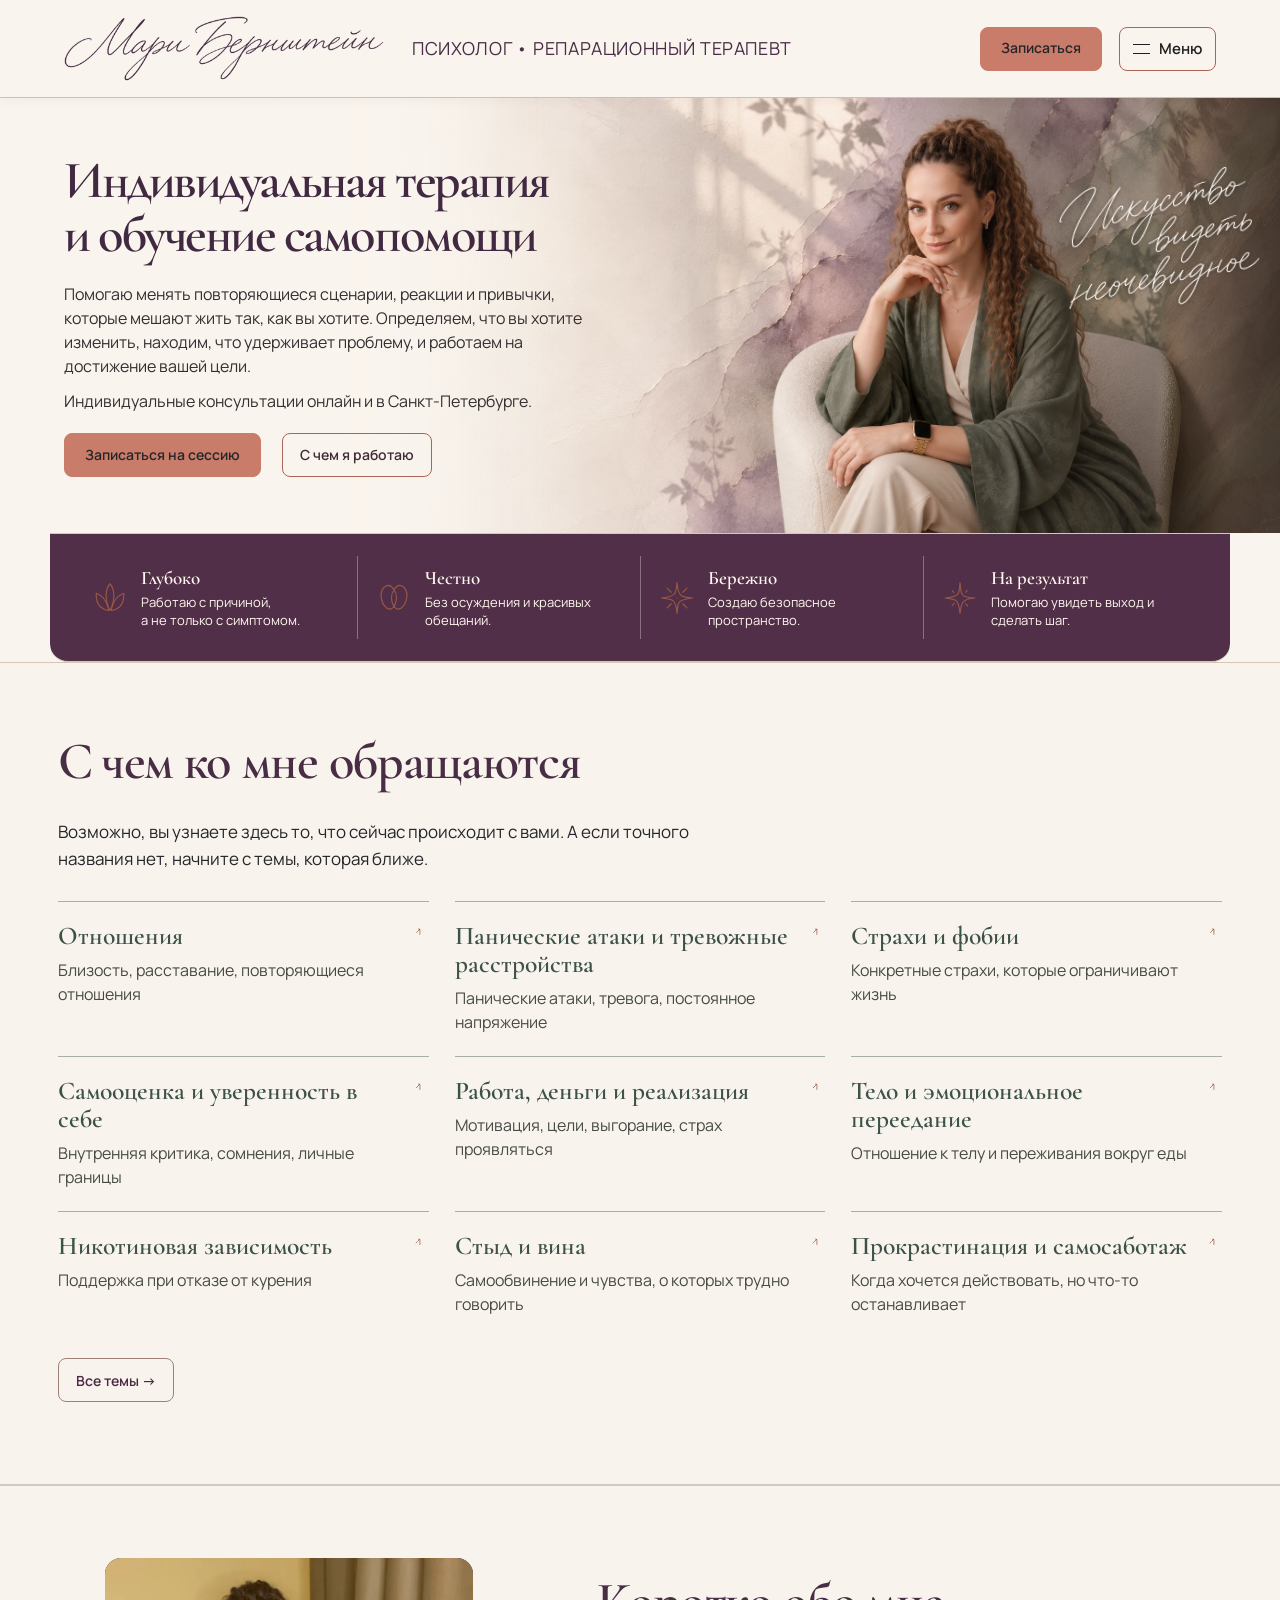
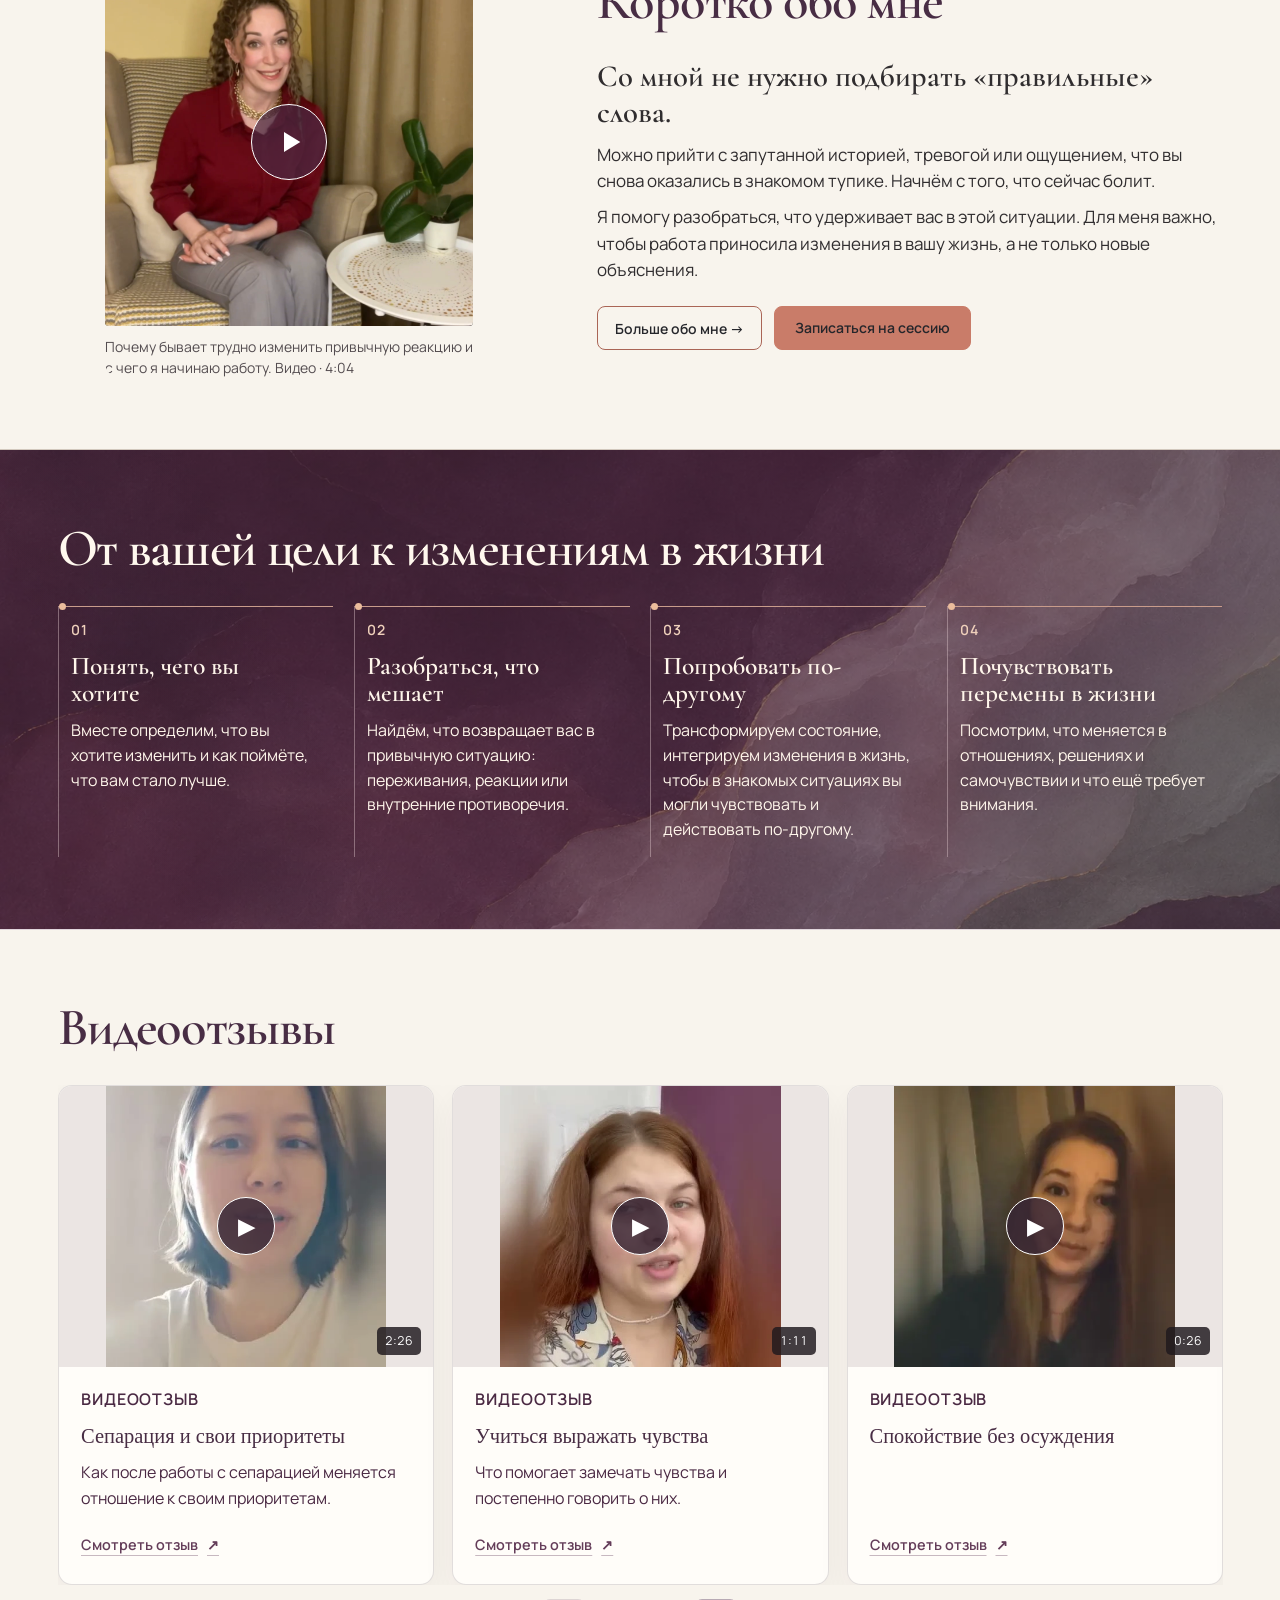
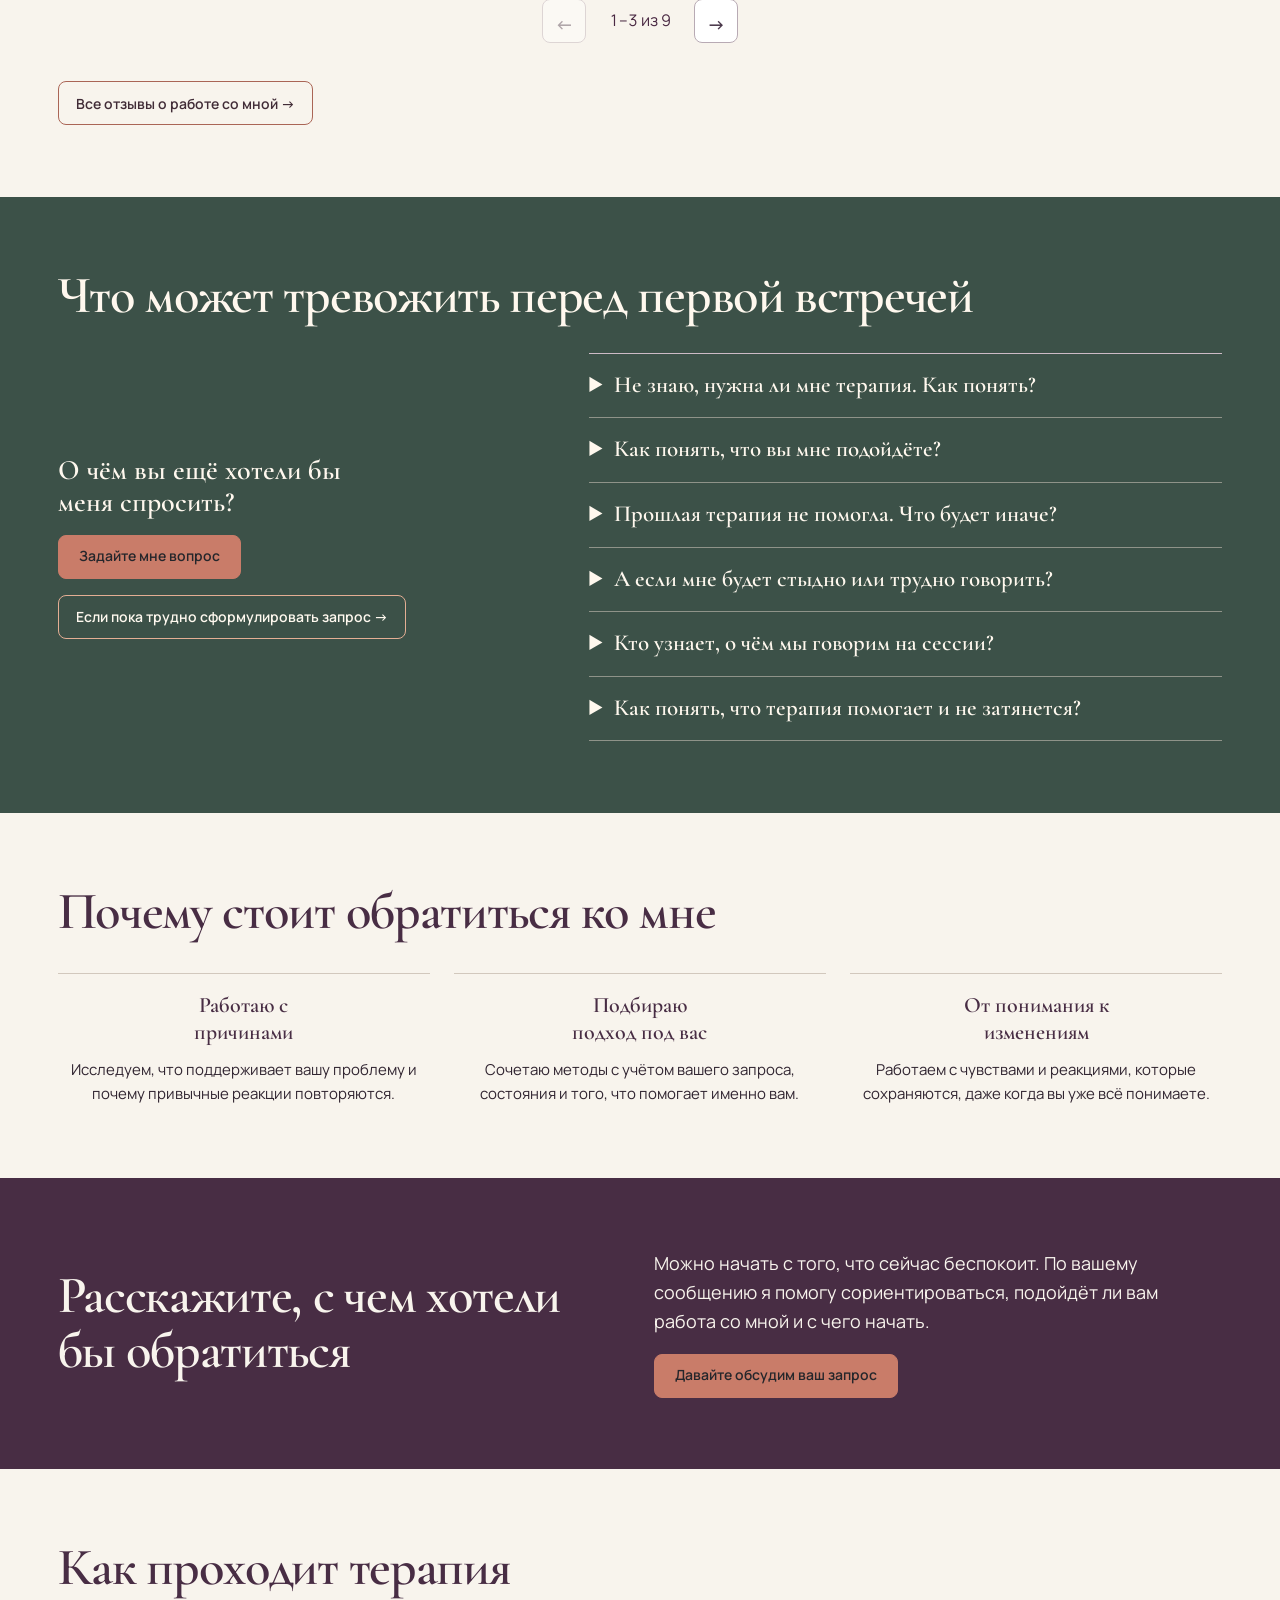
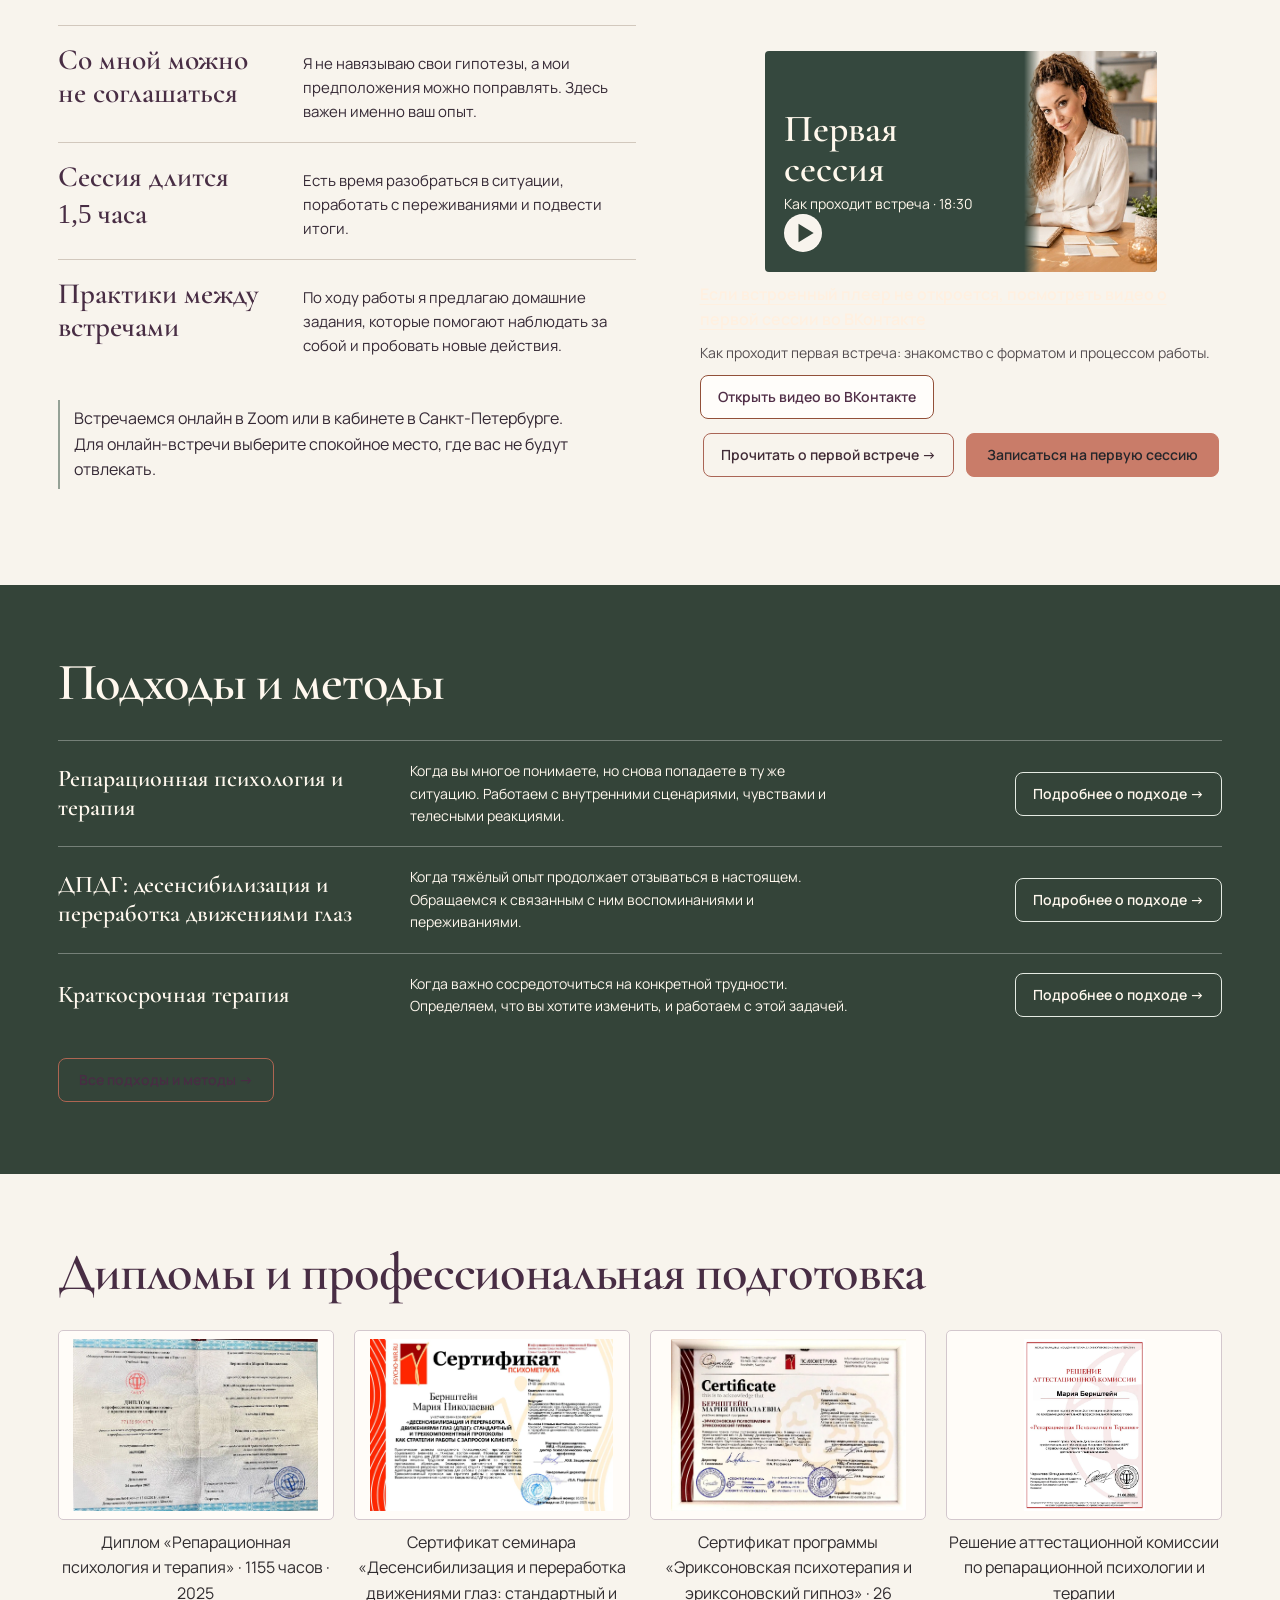
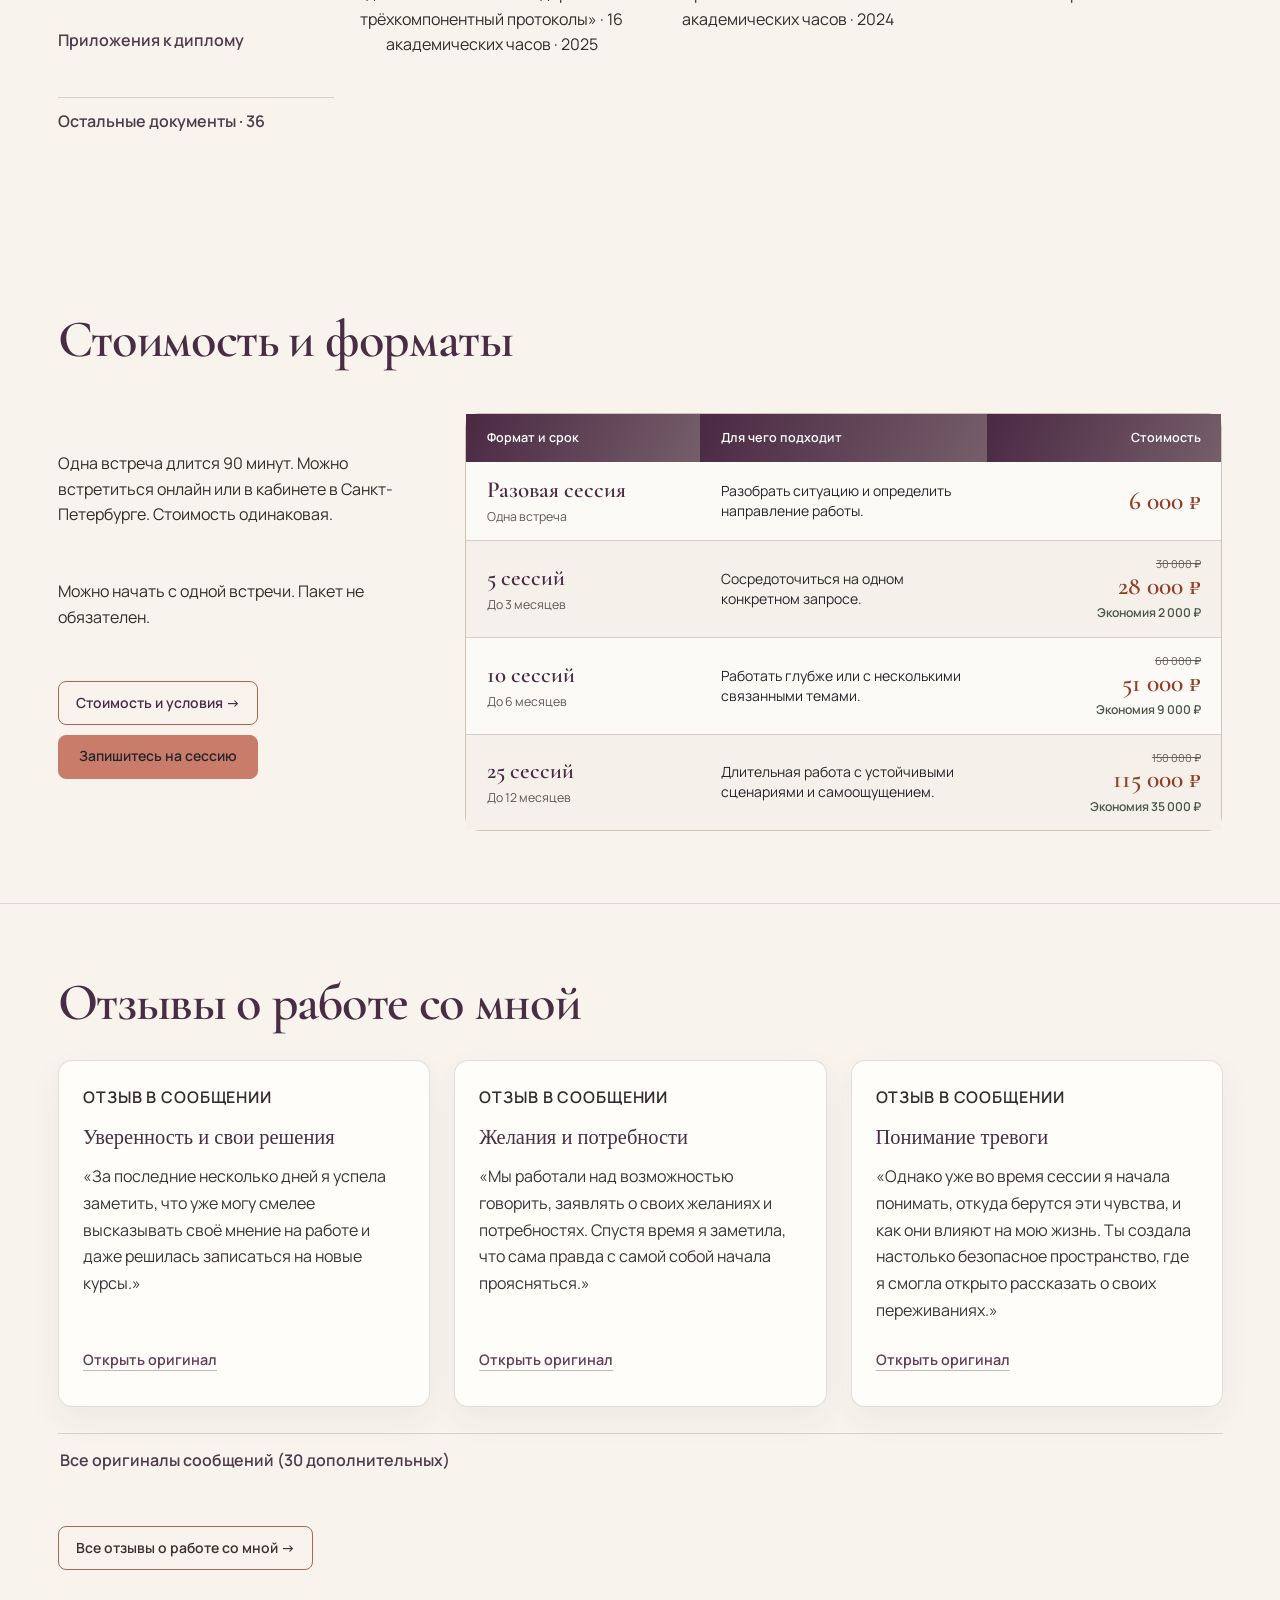
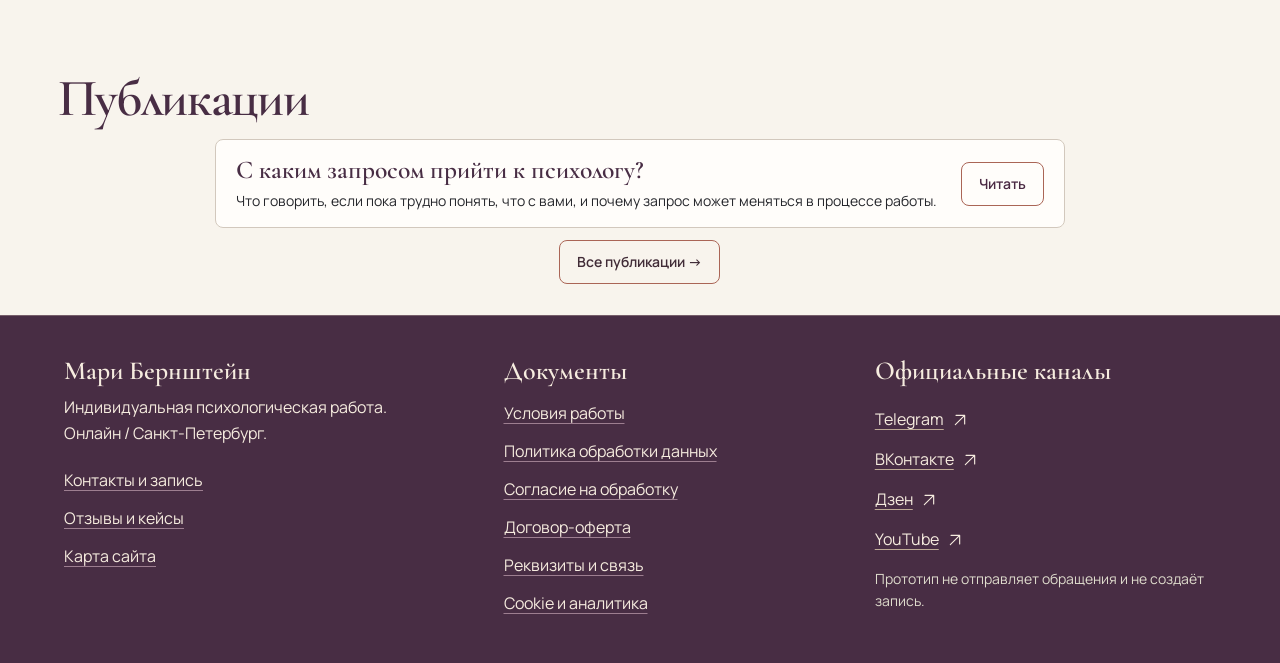
<file: v3/index.html>
<!doctype html><html lang="ru"><head><meta charset="utf-8"><meta name="viewport" content="width=device-width,initial-scale=1"><meta name="robots" content="noindex,nofollow"><title>Главная · Мари Бернштейн</title><style>:root{font-family:Arial,Helvetica,sans-serif;color:#202020;background:#f2f2f2;font-size:16px;line-height:1.5;--line:#bdbdbd;--ink:#202020;--muted:#656565}*{box-sizing:border-box}body{margin:0}button,input,textarea,select{font:inherit}a{color:inherit;text-underline-offset:3px}button,a,input,textarea,summary,select{outline-offset:4px}button:focus-visible,a:focus-visible,summary:focus-visible{outline:3px solid #444}button{cursor:pointer}button,.button{min-height:44px;border:1px solid #444;background:white;padding:10px 16px;color:#202020;text-decoration:none;display:inline-flex;align-items:center;justify-content:center;gap:8px;font-weight:600;border-radius:3px}.primary{background:#202020;color:white;border-color:#202020}.quiet{background:transparent;border-color:#aaa;font-weight:400}.textlink{border:0;background:none;text-decoration:underline;padding:5px 0;min-height:44px;justify-content:flex-start}button[disabled]{opacity:.55;cursor:wait}h1,h2,h3,p{margin-top:0}h1{font-size:42px;line-height:1.12;max-width:800px;letter-spacing:-1px;margin-bottom:22px}h2{font-size:29px;line-height:1.2;margin-bottom:20px;letter-spacing:-.4px}h3{font-size:19px;line-height:1.3;margin-bottom:10px}p{max-width:70ch;margin-bottom:16px}.eyebrow{font-size:13px;text-transform:uppercase;letter-spacing:1px;color:#555;margin-bottom:12px}.lead{font-size:21px;line-height:1.4;max-width:55ch}.small{font-size:14px;color:#505050}.muted{color:#656565}.test-ribbon{background:#dedede;border-bottom:1px solid #aaa;padding:8px 24px;font-size:13px;display:flex;gap:12px;flex-wrap:wrap;justify-content:space-between}.test-ribbon a{font-weight:bold}.shell{max-width:1180px;margin:0 auto}.site-header{position:sticky;top:0;z-index:20;background:rgba(255,255,255,.98);border-bottom:1px solid #aaa}.header-inner{padding:14px 24px;display:flex;align-items:center;gap:22px;min-height:78px}.logo{font-size:18px;font-weight:bold;text-decoration:none;white-space:nowrap}.nav{display:flex;gap:18px;align-items:center;margin-left:auto}.nav>a{font-size:15px;text-decoration:none;min-height:44px;display:flex;align-items:center}.nav .current{font-weight:bold;border-bottom:2px solid #222}.nav details{position:relative}.nav summary{cursor:pointer;min-height:44px;display:flex;align-items:center;font-size:15px;list-style:none}.nav summary:after{content:' ▾';margin-left:5px}.subnav{position:absolute;top:100%;left:-18px;width:285px;background:white;border:1px solid #888;padding:10px;box-shadow:0 7px 16px #0002;display:grid;gap:4px}.subnav a{display:block;padding:10px;text-decoration:none;min-height:44px}.subnav a:hover{background:#eee}.menu-toggle{display:none}.site-header .primary{white-space:nowrap;font-size:15px}.main{min-height:70vh;background:white}.section{padding:55px 24px;border-bottom:1px solid var(--line);scroll-margin-top:95px}.section.alt{background:#f5f5f5}.section>.inside{max-width:1100px;margin:0 auto}.hero{padding-top:60px;padding-bottom:60px}.hero-grid{display:grid;grid-template-columns:minmax(0,1.65fr) minmax(240px,1fr);gap:44px;align-items:center}.wire-photo{height:330px;border:1px solid #999;background:repeating-linear-gradient(135deg,#eee,#eee 20px,#e6e6e6 20px,#e6e6e6 21px);display:grid;place-content:center;text-align:center;color:#666;padding:25px}.wire-photo:before{content:'МЕСТО ДЛЯ ФОТО МАРИ';font-size:13px;letter-spacing:1px}.wire-photo small{margin-top:12px}.actions{display:flex;gap:12px;flex-wrap:wrap;margin:23px 0 10px}.topic-grid{display:grid;grid-template-columns:repeat(3,minmax(0,1fr));gap:12px}.topic-card{border:1px solid #999;padding:18px;text-decoration:none;display:flex;flex-direction:column;justify-content:space-between;min-height:135px;background:#fafafa}.topic-card:hover{background:#eaeaea}.topic-card strong{font-size:18px}.topic-card span{font-size:14px;color:#555;margin-top:12px}.steps{display:grid;grid-template-columns:repeat(3,minmax(0,1fr));gap:22px}.step{border-top:3px solid #666;padding-top:15px}.step b{display:block;font-size:14px;margin-bottom:12px}.price-table{width:100%;border-collapse:collapse;margin-bottom:20px}.price-table td,.price-table th{text-align:left;border-bottom:1px solid #bbb;padding:13px 10px;vertical-align:top}.price-table th{font-size:14px;color:#555}.price-table td:last-child{font-weight:bold;white-space:nowrap}.two-col{display:grid;grid-template-columns:1fr 1fr;gap:40px}.proof-note{border-left:3px solid #aaa;padding-left:18px;color:#555}.method-list{display:grid;grid-template-columns:repeat(3,1fr);gap:15px}.method{border:1px solid #aaa;padding:20px}.faq{border-top:1px solid #aaa}.faq details{border-bottom:1px solid #aaa;padding:12px 0}.faq summary{cursor:pointer;min-height:44px;font-weight:bold}.faq p{margin:10px 0}.placeholder{border:1px dashed #999;background:#eee;padding:24px;color:#666;font-size:14px}.appeal{border:1px solid #888;background:#fafafa;padding:26px;max-width:720px}.resource{display:grid;grid-template-columns:1fr 1.5fr;gap:35px}.resource-preview{background:#e4e4e4;border:1px solid #aaa;padding:24px;min-height:210px}.resource-preview p{font-size:14px}.badge{display:inline-block;background:#eee;border:1px solid #aaa;padding:3px 8px;font-size:12px;margin-bottom:12px}.footer-grid{display:grid;grid-template-columns:1.2fr 1fr 1fr;gap:30px}.footer-grid a{display:block;padding:6px 0;min-height:38px}.footer{background:#e7e7e7;padding:40px 24px}.breadcrumbs{padding:22px 24px 0;font-size:14px;display:flex;gap:8px;flex-wrap:wrap}.breadcrumbs a{color:#555}.subpage{max-width:1000px;margin:auto;padding:40px 24px 65px}.subpage h1{font-size:36px}.subpage .section{padding-left:0;padding-right:0}.backline{margin-bottom:25px}.variant-b .hero-grid{grid-template-columns:1.1fr .8fr}.variant-b .hero{padding-bottom:35px}.variant-b .hero h1{font-size:39px}.variant-b .wire-photo{height:255px}.variant-b .research-layout{display:grid;grid-template-columns:225px minmax(0,1fr);gap:0;max-width:1180px;margin:auto}.research-nav{padding:40px 22px;background:#efefef;border-right:1px solid #bbb}.research-nav nav{position:sticky;top:110px;display:grid;gap:6px}.research-nav a{padding:10px 0;font-size:14px}.variant-b .research-layout .section{padding-top:40px;padding-bottom:40px}.variant-b .topic-grid{grid-template-columns:1fr 1fr}.variant-b .topic-card{min-height:90px}.variant-b .topic-card span{display:none}.variant-b .appeal{max-width:none}.variant-b .method-list,.variant-b .steps{grid-template-columns:1fr}.variant-b .step{display:grid;grid-template-columns:30px 1fr;gap:12px}.variant-b .step b{font-size:18px}.qa{background:#e9e9e9;border-top:2px solid #888;padding:18px 24px;font-size:14px}.qa>summary{cursor:pointer;min-height:44px;font-weight:bold}.qa-fields{display:flex;flex-wrap:wrap;gap:18px;margin-top:16px}.qa label{display:grid;gap:6px}.qa select{padding:7px;max-width:250px}.qa button{font-size:14px}.qa-log{font:12px/1.5 monospace;max-height:120px;overflow:auto;border:1px solid #aaa;background:#fff;padding:10px;margin-top:16px}.qa-result{padding:10px 0;font-size:14px}.state-banner{background:#e7e7e7;padding:15px;border:1px solid #aaa;margin-bottom:20px}.hidden{display:none!important}.sr{position:absolute;width:1px;height:1px;overflow:hidden;clip:rect(0,0,0,0)}.skip{position:absolute;top:-100px;left:10px;background:white;z-index:100}.skip:focus{top:5px}dialog{border:1px solid #555;padding:0;width:min(660px,calc(100% - 26px));max-height:calc(100dvh - 30px);border-radius:4px;box-shadow:0 20px 70px #0004}dialog::backdrop{background:#0006}.dialog-header{position:sticky;top:0;z-index:3;background:white;border-bottom:1px solid #bbb;padding:18px 22px;display:flex;justify-content:space-between;align-items:center;gap:15px}.dialog-header h2{font-size:21px;margin:0}.dialog-header button{min-width:44px;padding:8px}.dialog-body{padding:22px}.form-price{border:1px solid #aaa;background:#f1f1f1;padding:14px;margin-bottom:18px;font-size:14px}.form-price strong{font-size:17px;display:block;margin-bottom:6px}.form-price .packages{display:block;margin-top:4px}.field{display:grid;gap:6px;margin-bottom:18px}.field label,.field legend{font-size:15px;font-weight:bold}.field input,.field textarea{width:100%;min-height:46px;padding:10px;border:1px solid #777;background:white;border-radius:2px;font-size:16px}.field textarea{min-height:100px;resize:vertical}.field .help{font-size:13px;color:#555}.choice{border:0;padding:0;margin:0 0 18px}.choice legend{font-weight:bold;font-size:15px;margin-bottom:8px}.radios{display:flex;flex-wrap:wrap;gap:8px}.radios label{padding:8px 12px;min-height:44px;border:1px solid #aaa;cursor:pointer;display:flex;gap:6px;align-items:center}.radios input{width:17px;height:17px}.err{color:#851b1b;font-size:14px;font-weight:bold}.invalid{border:2px solid #851b1b!important}.notice{padding:12px;background:#efefef;border-left:3px solid #888;font-size:14px}.check{display:flex;align-items:flex-start;gap:10px;margin:16px 0;font-size:14px}.check input{width:20px;height:20px;flex:none}.form-controls{display:flex;flex-wrap:wrap;gap:10px;margin-top:20px}.review-data{display:grid;gap:12px;padding:14px;border:1px solid #aaa;margin-bottom:18px;overflow-wrap:anywhere}.optional-details>summary{cursor:pointer;min-height:44px;padding:10px 0}.progress{font-size:13px;letter-spacing:.3px;color:#555;margin-bottom:20px}.demo-sheet{padding:20px;border:1px solid #aaa;background:#fafafa}.sheet-question{padding:15px 0;border-bottom:1px solid #aaa}.native{padding:30px;background:#eee;border:1px solid #999}.native:target{display:block}.mobile-only{display:none}@media(max-width:1020px){.header-inner{gap:14px}.nav{gap:10px}.nav>a,.nav summary{font-size:14px}.logo{font-size:16px}.header-inner{padding:10px 18px}}@media(max-width:850px){h1{font-size:34px}.hero-grid,.variant-b .hero-grid{grid-template-columns:1fr}.hero-grid{gap:25px}.wire-photo,.variant-b .wire-photo{height:160px}.hero{padding-top:35px;padding-bottom:35px}.lead{font-size:19px}.header-inner{flex-wrap:wrap;gap:9px;padding:10px 14px}.logo{margin-right:auto}.menu-toggle{display:inline-flex;order:2}.header-inner>.primary{order:1;font-size:13px;padding:8px 12px}.nav{display:none;order:3;width:100%;margin:0;align-items:stretch;flex-direction:column;gap:3px}.nav.open{display:flex}.nav>a,.nav summary{font-size:16px;min-height:46px;padding:8px}.subnav{position:static;width:100%;border:0;border-left:2px solid #aaa;box-shadow:none;margin-left:8px;padding:0 8px}.nav .current{border-bottom:0;border-left:3px solid #222}.section{padding:36px 18px;scroll-margin-top:85px}h2{font-size:25px}.topic-grid,.variant-b .topic-grid{grid-template-columns:1fr 1fr;gap:10px}.topic-card{min-height:110px;padding:13px}.topic-card strong{font-size:16px}.steps,.method-list{grid-template-columns:1fr}.two-col,.resource,.footer-grid{grid-template-columns:1fr;gap:24px}.variant-b .research-layout{display:block}.research-nav{border-right:0;border-bottom:1px solid #aaa;padding:15px 18px}.research-nav nav{position:static;display:flex;gap:12px;flex-wrap:wrap}.research-nav p{margin-bottom:6px}.research-nav a{padding:6px 0}.variant-b .hero h1{font-size:33px}.dialog-body{padding:18px}.dialog-header{padding:13px 18px}.dialog-header h2{font-size:19px}.dialog-body h3{font-size:18px}.price-table td,.price-table th{padding:11px 6px}.test-ribbon{padding:7px 14px;font-size:12px;gap:5px}.subpage{padding:30px 18px}.subpage h1{font-size:30px}.appeal{padding:20px}.resource-preview{min-height:150px}.qa{padding:15px 18px}.mobile-only{display:block}}@media(max-width:360px){.logo{font-size:14px}.header-inner>.primary{font-size:12px;padding:7px 8px}.menu-toggle{font-size:13px;padding:7px 8px}.topic-grid,.variant-b .topic-grid{grid-template-columns:1fr}.hero h1,.variant-b .hero h1{font-size:30px}.dialog-header h2{font-size:18px}.radios label{padding:8px}.price-table{font-size:14px}}
@media(max-width:850px){.header-inner{flex-wrap:wrap}.header-inner .logo{white-space:normal;max-width:128px;line-height:1.15;flex:1}.header-inner>.primary{font-size:12px;padding:8px 10px}.menu-toggle{font-size:13px;padding:8px 10px;order:2}.header-inner .nav{flex-basis:100%}}@media(max-width:360px){.header-inner .logo{max-width:91px;font-size:14px}.header-inner>.primary{font-size:11px;padding:8px}.menu-toggle{font-size:12px;padding:8px}}

.video-slot{margin-top:24px}.wire-player{width:100%;min-height:150px;padding:20px;background:repeating-linear-gradient(135deg,#eee,#eee 12px,#e5e5e5 12px,#e5e5e5 13px);border:1px solid #999;text-align:center;color:#222;line-height:1.5}.question-invite{margin:30px 0;padding:24px;border:1px solid #aaa}.resource button:disabled{opacity:.65;cursor:not-allowed}.video-slot p{margin-top:12px}@media(max-width:650px){.wire-player{min-height:130px}.question-invite{padding:18px}}

/* A v4: compact full process, half text/half video, separate credentials. */
#HM04{padding-top:26px;padding-bottom:26px}#HM04 h2{margin-bottom:18px}#HM04>.inside>.small{margin-top:14px;margin-bottom:0}.steps-compact{display:grid;grid-template-columns:repeat(4,minmax(0,1fr));gap:16px}.steps-compact .step{min-width:0;padding:14px 0 0;border-top:2px solid #888}.steps-compact .step b{font-size:14px;display:block;margin-bottom:7px}.steps-compact .step h3{font-size:19px;margin:0 0 6px}.steps-compact .step p{font-size:15px;line-height:1.4;margin:0}.about-halves{display:grid;grid-template-columns:minmax(0,1fr) minmax(0,1fr);gap:36px;align-items:center}.about-video .video-slot{margin-top:0}.about-video .wire-player{min-height:260px}.credential-grid,.session-grid{display:grid;grid-template-columns:repeat(3,minmax(0,1fr));gap:20px}.credential-card{border:1px solid #aaa;padding:18px}.credential-card h3{margin-top:14px}.document-wire{height:140px;border:1px solid #aaa;background:#eee;display:flex;align-items:center;justify-content:center;text-align:center;padding:14px;font-size:13px}.home-topic-grid button.topic-card{text-align:left;display:flex;flex-direction:column;align-items:flex-start;justify-content:flex-start;font-weight:inherit;font-size:inherit;color:inherit;background:#f4f4f4;line-height:1.4}.home-topic-grid button.topic-card span{font-size:13px;display:block;margin-top:12px;color:#555}
@media(max-width:850px){.steps-compact{grid-template-columns:repeat(4,minmax(0,1fr));gap:12px}.steps-compact .step h3{font-size:17px}.steps-compact .step p{font-size:14px}.about-halves{gap:24px}.credential-grid{gap:12px}.credential-card{padding:12px}.document-wire{height:115px}}
@media(max-width:600px){#HM04{padding:22px 18px}#HM04 h2{font-size:23px;line-height:1.2;margin-bottom:16px}.steps-compact{grid-template-columns:1fr;gap:7px}.steps-compact .step{display:grid;grid-template-columns:24px minmax(0,1fr);gap:9px;padding:8px 0 0}.steps-compact .step b{margin:2px 0 0;font-size:12px}.steps-compact .step h3{font-size:16px;line-height:1.25;margin-bottom:3px}.steps-compact .step p{font-size:14px;line-height:1.3}.about-halves,.credential-grid,.session-grid{grid-template-columns:1fr}.about-video .wire-player{min-height:190px}.credential-grid{gap:16px}.document-wire{height:125px}}

.sitemap-list{margin:12px 0 24px;padding-left:24px}.sitemap-list li{margin:5px 0}.sitemap-list a{display:inline-flex;align-items:center;min-height:44px}.sitemap-group{padding:12px 0;border-bottom:1px solid #ccc}.native-fallback{display:none;padding:30px 22px;border-top:2px solid #888;max-width:1100px;margin:auto}.native-fallback:target{display:block}.native-fallback [hidden]{display:none!important}#conditions-copy,#practice-scope{scroll-margin-top:120px}a:focus-visible,button:focus-visible,input:focus-visible,textarea:focus-visible,select:focus-visible,summary:focus-visible{outline:3px solid #444;outline-offset:3px}
/* A v6: navigation and content layout; no art direction. */
[hidden]{display:none!important}.header-inner{max-width:1320px;gap:18px}.nav{gap:0}.nav>a,.nav-dropdown{border-left:1px solid #ddd;margin-left:12px;padding-left:12px}.nav>:first-child{border-left:0;margin-left:0;padding-left:0}.nav a{white-space:nowrap;text-decoration:none;font-size:14px;min-height:44px;display:inline-flex;align-items:center}.nav-dropdown{position:relative;display:flex;align-items:center;gap:1px}.nav-arrow{border:0;background:transparent;min-width:30px;padding:6px;min-height:44px;font-size:18px;font-weight:400}.nav .subnav{top:calc(100% + 8px);left:0;max-height:70vh;overflow:auto;width:310px;z-index:30;padding:12px;gap:3px}.nav .subnav a{white-space:normal;display:block;padding:9px;font-size:14px;line-height:1.35}.subnav-bottom{border-top:1px solid #aaa;padding-top:7px;margin-top:7px}.header-book{white-space:nowrap}.credential-ribbon{display:flex;gap:16px;overflow-x:auto;padding:2px 2px 16px;scroll-snap-type:x proximity}.document-thumb{flex:0 0 132px;height:175px;padding:15px;background:#fafafa;border:1px solid #aaa;border-radius:0;scroll-snap-align:start}.document-thumb span{display:block;width:100%;height:100%;border:1px solid #bbb;background:repeating-linear-gradient(0deg,#eee,#eee 12px,#ddd 12px,#ddd 13px)}.education-details{margin-top:18px;border-top:1px solid #aaa;border-bottom:1px solid #aaa;padding:16px 0}.education-details summary{cursor:pointer;min-height:44px;align-content:center;font-weight:bold}.education-details p{margin-top:12px}.prototype-note{font-size:13px;color:#666;margin-top:12px}.text-review-grid{display:grid;grid-template-columns:repeat(4,minmax(0,1fr));gap:18px}.screenshot-slot{min-width:0;aspect-ratio:3/4;display:grid;place-content:center;border:1px solid #aaa;background:repeating-linear-gradient(0deg,#f0f0f0,#f0f0f0 18px,#e5e5e5 18px,#e5e5e5 19px);color:#666;font-size:13px;font-weight:400;border-radius:0}.video-review-grid{display:grid;grid-template-columns:repeat(3,minmax(0,1fr));gap:28px;max-width:850px}.video-review-grid .video-slot{margin:0}.wire-player.portrait{aspect-ratio:9/16;min-height:0;display:grid;place-content:center}.portrait span{font-size:26px}.social-links{display:flex;gap:20px;flex-wrap:wrap;margin-top:22px}.social-link{display:inline-flex;align-items:center;gap:12px;min-height:44px;padding:8px 0;text-decoration:underline;text-underline-offset:5px}.social-links .social-link{padding:10px 18px;border:1px solid #aaa;min-width:160px;text-decoration:none;justify-content:space-between}.footer-socials{display:grid;gap:12px;justify-items:start;margin-top:0}.footer-grid .social-link{display:inline-flex;padding:10px 14px}.topic-subsection{margin-top:36px;padding-top:24px;border-top:1px solid #bbb;scroll-margin-top:120px}.related-links{display:flex;flex-wrap:wrap;gap:12px 24px;margin-bottom:22px}.related-links a{min-height:44px;display:inline-flex;align-items:center}.requisites dt{font-weight:bold;margin-top:18px}.requisites dd{margin:8px 0}.method h3{overflow-wrap:anywhere}.topic-card{text-align:left}.steps-compact .step h3{font-size:18px;line-height:1.3}.steps-compact .step p{font-size:14px;line-height:1.4}
@media all{.menu-toggle{display:inline-flex;order:2}.header-inner{flex-wrap:wrap}.header-inner .logo{margin-right:auto}.header-inner>.header-book{order:1}.nav{display:none;order:3;flex-basis:100%;width:100%;margin:0;align-items:stretch;flex-direction:column;gap:0}.nav.open{display:flex}.nav>a,.nav-dropdown{border-left:0;margin:0;padding:7px 0;border-bottom:1px solid #ddd}.nav>a,.nav-dropdown>a{font-size:16px;min-height:44px}.nav-dropdown{display:grid;grid-template-columns:minmax(0,1fr) 44px;gap:0}.nav-dropdown>.subnav{grid-column:1/-1;position:static;width:100%;max-height:45vh;border:0;border-left:2px solid #aaa;box-shadow:none;margin:4px 0 10px;padding:8px 12px}.nav-arrow{width:44px}}
@media(max-width:700px){.text-review-grid{grid-template-columns:repeat(2,minmax(0,1fr));gap:12px}.video-review-grid{gap:12px}.video-review-grid .wire-player{padding:10px}.document-thumb{flex-basis:106px;height:140px}.credential-ribbon{gap:12px}.social-links{gap:12px}.social-links .social-link{min-width:140px}.steps-compact .step h3{font-size:16px}.steps-compact .step p{font-size:13px;line-height:1.3}.steps-compact .step{padding-top:6px}.method-list{grid-template-columns:1fr}.social-link{overflow-wrap:anywhere}.header-inner>.header-book{font-size:13px;padding:9px 12px}}
.nav-arrow{min-width:44px}.nav a{font-size:16px}.nav .subnav a{font-size:16px}.text-review-grid{max-width:1000px}.article-preview{border:1px solid #aaa;padding:24px;background:#fafafa;margin-bottom:20px}
/* A v7: a whole label opens its list; gray tones demonstrate structure only. */
.header-inner{position:relative}.nav-disclosure{border:0;background:transparent;color:#222;font-size:16px;line-height:1.3;font-weight:400;padding:8px 0;min-height:44px;gap:10px;white-space:nowrap}.nav-disclosure[aria-expanded=true]{font-weight:bold}.topics-dropdown{position:static}.nav .topics-subnav{left:18px;right:18px;width:auto;top:100%;max-height:calc(100dvh - 120px);padding:24px;background:#fff;overscroll-behavior:contain}.mega-grid{display:grid;grid-template-columns:repeat(3,minmax(0,1fr));gap:28px}.mega-group{break-inside:avoid;border-bottom:1px solid #ccc;padding-bottom:16px;margin-bottom:22px;min-width:0}.mega-group h3{font-size:16px;margin:0 0 6px}.nav .mega-group h3 a{font-weight:bold;padding:7px 0;line-height:1.35}.mega-group ul{list-style:none;padding:0;margin:0}.nav .mega-group li a{font-size:14px;line-height:1.35;padding:10px 0;min-height:44px}.mega-guide{border-top:1px solid #aaa;padding-top:14px}.work-dropdown .subnav{left:0;width:300px}.section.proof-band{background:#f3f3f3;padding-bottom:64px;border-bottom:1px solid #bbb}.section.focus-band{background:#e5e5e5;padding:64px 24px;border-block:1px solid #aaa}.focus-band>.inside{max-width:1100px}.focus-band .appeal{background:#fff;border:0;border-left:4px solid #777;padding:26px 30px}.section.editorial-band{background:#fff;padding-top:64px}.editorial-band .article-preview{background:#fafafa}.section.proof-band+.focus-band{margin-top:18px}.focus-band+.editorial-band{margin-top:18px}.faq summary{line-height:1.4}.faq details{padding:14px 0}.faq p{max-width:68ch}
@media all{.nav-dropdown{display:block}.nav-disclosure{width:100%;justify-content:space-between;text-align:left;padding:8px 0}.nav .topics-subnav{position:static;left:auto;right:auto;width:100%;max-height:55dvh;padding:12px;margin:0 0 10px;border-left:0;border-top:1px solid #bbb}.work-dropdown .subnav{width:100%;position:static;max-height:45dvh}.mega-grid{grid-template-columns:repeat(2,minmax(0,1fr));gap:20px}.nav .mega-group h3 a{font-size:16px}.nav .mega-group li a{font-size:15px}}
@media(max-width:600px){.mega-grid{display:block}.mega-group{margin-bottom:14px;padding-bottom:12px}.nav .mega-group li a{font-size:15px}.section.focus-band{padding:38px 18px}.section.proof-band{padding-bottom:38px}.section.editorial-band{padding-top:38px}.focus-band .appeal{padding:20px;border-left:3px solid #777}.section.proof-band+.focus-band,.focus-band+.editorial-band{margin-top:12px}.nav .topics-subnav{max-height:58dvh}}
@media all{.nav.open{max-height:calc(100dvh - 100px);overflow-y:auto;overscroll-behavior:contain}.nav .topics-subnav{max-height:none;overflow:visible}.nav .work-dropdown .subnav{max-height:none;overflow:visible}}
/* A v8: booking is a single compact contact form. */
.booking-demo{margin-top:0;margin-bottom:14px}.book-choice .help{font-size:14px;color:#555;margin:0 0 10px}.booking-channels{display:grid;grid-template-columns:repeat(2,minmax(0,1fr));gap:8px}.booking-channels label{font-size:15px;min-width:0;padding:10px 12px}.booking-channels input{flex:none}.booking-contact-fields .field:last-child{margin-bottom:12px}.booking-next{font-size:14px;color:#444;margin:14px 0 0}.booking-privacy{font-size:13px;min-height:32px;margin-top:7px}.booking-contact-fields input{font-size:16px}.booking-demo+.field{margin-bottom:20px}
dialog[data-flow="BOOK"]{width:min(520px,calc(100% - 26px))}dialog[data-flow="BOOK"] .dialog-header{padding:14px 18px}dialog[data-flow="BOOK"] .dialog-body{padding:18px}dialog[data-flow="BOOK"] .booking-demo{font-size:12px;margin-bottom:10px}dialog[data-flow="BOOK"] .field{margin-bottom:14px}dialog[data-flow="BOOK"] .field input{min-height:44px}dialog[data-flow="BOOK"] .book-choice{margin-bottom:14px}dialog[data-flow="BOOK"] .book-choice legend{margin-bottom:5px}dialog[data-flow="BOOK"] .book-choice .help{font-size:13px;margin-bottom:8px}dialog[data-flow="BOOK"] .form-controls{margin-top:14px}dialog[data-flow="BOOK"] .booking-next{margin-top:10px}dialog[data-flow="BOOK"] .booking-privacy{margin-top:4px}

/* Stage 16.5: operability and readable responsive low-fi, no art direction. */
.footer-grid h2{font-size:19px;line-height:1.3;letter-spacing:0;margin-bottom:10px}
.main p.small,.main .steps-compact .step p,.topic-card span,.home-topic-grid button.topic-card span{font-size:16px}
.field label,.choice legend,.radios label,.book-choice .help,dialog[data-flow="BOOK"] .book-choice .help,.booking-next{font-size:16px}
.booking-privacy{min-height:44px;font-size:14px}
.quiet,.radios label,.topic-card,.document-thumb,.screenshot-slot{border-color:#777}
.field input,.field textarea,.choice,.check{scroll-margin-block:110px 24px}
.dialog-header h2{scroll-margin:0}
.check{min-height:44px;align-items:center;cursor:pointer}
:where(button,a,input,textarea,select,summary):focus-visible{outline:3px solid #444;outline-offset:3px}
@media(max-width:1150px){.nav .mega-group li a{font-size:16px}.footer-grid a{min-height:44px}.logo{min-height:44px;display:inline-flex;align-items:center}.main a:not(.button):not(.topic-card):not(.social-link){display:inline-flex;align-items:center;min-height:44px;max-width:100%}.related-links{gap:8px 18px}.steps-compact .step p{font-size:16px;line-height:1.35}.steps-compact{gap:10px}}
@media(prefers-reduced-motion:reduce){*,*::before,*::after{scroll-behavior:auto!important;animation:none!important;transition:none!important}}

.mega-grid {
  display: block;
  column-count: 3;
  column-gap: 28px;
  column-fill: balance;
}
.mega-grid .mega-group {
  break-inside: avoid-column;
  display: flow-root;
}
@media (min-width: 1151px) {
  .mega-group:nth-child(4), .mega-group:nth-child(7) { break-before: column; }
}
@media (max-width: 1150px) {
  .mega-grid { column-count: 2; column-gap: 20px; }
}
@media (max-width: 600px) {
  .mega-grid { column-count: 1; }
}
.author-article {
  max-width: 70ch;
  margin-block: 1.25rem 2rem;
  overflow-wrap: anywhere;
}
.author-article h2, .author-article h3 { margin-block: 1.5em .5em; }
.author-article p { margin-block: .85em; line-height: 1.6; }
.author-article .article-origin { font-size: 1rem; }
</style><link rel="stylesheet" href="shared.css?v=6e1f26f88a"><link rel="stylesheet" href="b.css?v=7d23c89909"><link rel="stylesheet" href="full-page.css?v=e78b6350be"><link rel="stylesheet" href="revision.css?v=7ae32bc8f4"><link rel="stylesheet" href="mari.css?v=c49551435d"><link rel="stylesheet" href="editorial-sections.css?v=dd3f2dc154"><link rel="stylesheet" href="media-gallery.css?v=3b1dcfa815"><link rel="stylesheet" href="brand-finish.css?v=2c0d364b7c"><link rel="stylesheet" href="forms-layout.css?v=b716c99df7"><link rel="stylesheet" href="material-rhythm.css?v=2ca453d315"><link rel="stylesheet" href="journey.css?v=b9516cb867"><link rel="stylesheet" href="v2-editorial.css"><link rel="stylesheet" href="v2-media.css"><link rel="stylesheet" href="v2-interface.css"><link rel="stylesheet" href="v3-design.css"></head><body class="concept-b concept-mari"><div id="app"><header class="site-header"><div class="header-inner shell"><strong>Мари Бернштейн</strong><a href="#native-contact">Стоимость и связь по поводу записи</a></div></header><main class="main"><section class="section"><div class="inside"><p>Психолог · репарационный терапевт</p><h1>Мари Бернштейн</h1><p>Индивидуальные консультации онлайн и в Санкт-Петербурге.</p><p>Это резерв чтения статического прототипа. Формы здесь ничего не отправляют.</p></div></section></main></div><section id="native-contact" class="native-fallback" aria-labelledby="reserve-title"><h2 id="reserve-title">Если форма не открывается</h2><p>Ничего не отправлено. Здесь указаны стоимость, порядок записи и проверенный контакт для согласования консультации.</p><table class="price-table"><tr><th>Формат</th><th>Полная стоимость</th></tr><tr><td>90 минут</td><td>6000 ₽</td></tr><tr><td>5 встреч</td><td>28 000 ₽</td></tr><tr><td>10 встреч</td><td>51 000 ₽</td></tr><tr><td>25 встреч</td><td>115 000 ₽</td></tr></table><p>Цена одинакова онлайн и очно. Одна встреча доступна отдельно. Время и формат согласуются до 100% предоплаты; затем запись подтверждается.</p><h3>Перенос и отмена</h3><p>За 24 часа или раньше: перенос или возврат по текущему правилу. Менее чем за 24 часа, встреча считается проведённой и оплачивается. Если Мари отменяет или переносит встречу менее чем за 24 часа, следующая встреча бесплатна.</p><p data-fallback-contact><a class="button quiet" href="https://t.me/MarusyaBern" target="_blank" rel="noopener" aria-label="Связаться по поводу записи в Telegram (откроется в новой вкладке)">Связаться по поводу записи в Telegram</a></p><p data-fallback-paused hidden>Сейчас новые запросы не принимаются.</p><p class="small">Внешняя ссылка открывает Telegram. Сообщение не отправляется автоматически и время не бронируется.</p></section><noscript><style>.native-fallback{display:block}</style></noscript><dialog id="flow-dialog" aria-labelledby="flow-title"><div class="dialog-header"><h2 id="flow-title"></h2><button type="button" data-close aria-label="Закрыть окно">×</button></div><div class="dialog-body" id="flow-body"></div></dialog><script>window.PROTOTYPE_VARIANT="A";window.PROTOTYPE_DATA={"pages":{"H01":{"id":"H01","name":"Главная","url":"/","parent":null,"children":[],"crumbs":["H01"],"planning_status":"LAUNCH","published":false},"H02":{"id":"H02","name":"Онлайн-консультация","url":"/psiholog-online/","parent":null,"children":[],"crumbs":["H01","H02"],"planning_status":"LAUNCH","published":false},"H23":{"id":"H23","name":"Как проходит сессия","url":"/kak-prohodit-sessiya/","parent":null,"children":[],"crumbs":["H01","H23"],"planning_status":"LAUNCH","published":false},"A02":{"id":"A02","name":"Стоимость и форматы","url":"/stoimost/","parent":null,"children":[],"crumbs":["H01","A02"],"planning_status":"LAUNCH","published":false},"H22":{"id":"H22","name":"Контакты и запись","url":"/kontakty/","parent":null,"children":[],"crumbs":["H01","H22"],"planning_status":"LAUNCH","published":false},"A04":{"id":"A04","name":"Условия работы и частые вопросы","url":"/usloviya-raboty/","parent":null,"children":[],"crumbs":["H01","A04"],"planning_status":"LAUNCH","published":false},"TOPICS":{"id":"TOPICS","name":"Темы терапии","url":"/temy/","parent":null,"children":["TG_REL","TG_ANX","TG_FEAR","TG_SELF","TG_WORK","TG_PARENT","TG_CHILD","TG_BODY","TG_EMO"],"crumbs":["H01","TOPICS"],"planning_status":"LAUNCH","published":false,"baseline_name":"С чем я работаю: все темы"},"TG_REL":{"id":"TG_REL","name":"Отношения","url":"/temy/otnosheniya/","parent":"TOPICS","children":["TP01","TP02","TP03","TP04","TP05","TP06","TP07","TP08","TP09","TP10"],"crumbs":["H01","TOPICS","TG_REL"],"planning_status":"LAUNCH","published":false},"TG_ANX":{"id":"TG_ANX","name":"Панические атаки и тревожные расстройства","url":"/temy/trevoga-i-stress/","parent":"TOPICS","children":["TP11","TP12"],"crumbs":["H01","TOPICS","TG_ANX"],"planning_status":"LAUNCH","published":false,"baseline_name":"Тревога и стресс"},"TG_FEAR":{"id":"TG_FEAR","name":"Страхи и фобии","url":"/temy/strahi-i-fobii/","parent":"TOPICS","children":["TP13","TP14","TP15","TP16","FEAR_AIR","FEAR_HEIGHT","FEAR_WATER","FEAR_SPIDER","FEAR_DARK","FEAR_MED","FEAR_CLOSED","FEAR_OPEN","FEAR_VOMIT","FEAR_DOG","FEAR_MICROBE","FEAR_DEATH"],"crumbs":["H01","TOPICS","TG_FEAR"],"planning_status":"LAUNCH","published":false},"TG_SELF":{"id":"TG_SELF","name":"Самооценка и уверенность в себе","url":"/temy/samoocenka/","parent":"TOPICS","children":["TP17","TP18","TP19"],"crumbs":["H01","TOPICS","TG_SELF"],"planning_status":"LAUNCH","published":false,"baseline_name":"Самооценка и отношение к себе"},"TG_WORK":{"id":"TG_WORK","name":"Работа, деньги и реализация","url":"/temy/rabota-dengi-realizaciya/","parent":"TOPICS","children":["TP20","TP21","TP22","TP23","TP24","TP25","TP26"],"crumbs":["H01","TOPICS","TG_WORK"],"planning_status":"LAUNCH","published":false},"TG_PARENT":{"id":"TG_PARENT","name":"Отношения с родителями и сепарация","url":"/temy/roditeli-i-separaciya/","parent":"TOPICS","children":["TP27","TP28","TP29"],"crumbs":["H01","TOPICS","TG_PARENT"],"planning_status":"LAUNCH","published":false},"TG_CHILD":{"id":"TG_CHILD","name":"Материнство и отношения с детьми","url":"/temy/roditelstvo/","parent":"TOPICS","children":["TP30","TP31","TP32"],"crumbs":["H01","TOPICS","TG_CHILD"],"planning_status":"LAUNCH","published":false,"baseline_name":"Материнство и отношения с детьми"},"TG_BODY":{"id":"TG_BODY","name":"Тело и эмоциональное переедание","url":"/temy/telo-eda-privychki/","parent":"TOPICS","children":["TP33","TP34","TP35","TP36"],"crumbs":["H01","TOPICS","TG_BODY"],"baseline_name":"Тело, еда и привычки","planning_status":"LAUNCH","published":false},"TG_EMO":{"id":"TG_EMO","name":"Чувства, утраты и жизненные ориентиры","url":"/temy/chuvstva-i-poteri/","parent":"TOPICS","children":["TP37","TP38","TP39","TP40","TP41","TP42","TP43","TP44","TP45","TP46"],"crumbs":["H01","TOPICS","TG_EMO"],"planning_status":"LAUNCH","published":false,"baseline_name":"Чувства, потери и внутреннее состояние"},"TP01":{"id":"TP01","name":"Расставание и развод","url":"/temy/rasstavanie/","parent":"TG_REL","children":[],"crumbs":["H01","TOPICS","TG_REL","TP01"],"planning_status":"LAUNCH","published":false},"TP02":{"id":"TP02","name":"Эмоциональная зависимость","url":"/temy/emocionalnaya-zavisimost/","parent":"TG_REL","children":[],"crumbs":["H01","TOPICS","TG_REL","TP02"],"planning_status":"LAUNCH","published":false},"TP03":{"id":"TP03","name":"Созависимость","url":"/temy/sozavisimost/","parent":"TG_REL","children":[],"crumbs":["H01","TOPICS","TG_REL","TP03"],"planning_status":"LAUNCH","published":false},"TP05":{"id":"TP05","name":"Измена и предательство в отношениях","url":"/temy/izmena/","parent":"TG_REL","children":[],"crumbs":["H01","TOPICS","TG_REL","TP05"],"planning_status":"LAUNCH","published":false},"TP06":{"id":"TP06","name":"Ревность","url":"/temy/revnost/","parent":"TG_REL","children":[],"crumbs":["H01","TOPICS","TG_REL","TP06"],"planning_status":"LAUNCH","published":false},"TP07":{"id":"TP07","name":"Личные границы и конфликты","url":"/temy/konflikty-i-granicy/","parent":"TG_REL","children":[],"crumbs":["H01","TOPICS","TG_REL","TP07"],"planning_status":"LAUNCH","published":false},"TP08":{"id":"TP08","name":"Страх близости и недоступные партнёры","url":"/temy/blizost-i-nedostupnye-partnery/","parent":"TG_REL","children":[],"crumbs":["H01","TOPICS","TG_REL","TP08"],"planning_status":"LAUNCH","published":false},"TP11":{"id":"TP11","name":"Панические атаки","url":"/temy/panicheskie-perezhivaniya/","parent":"TG_ANX","children":[],"crumbs":["H01","TOPICS","TG_ANX","TP11"],"planning_status":"LAUNCH","published":false,"baseline_name":"Панические атаки и страх повторения"},"TP13":{"id":"TP13","name":"Страх вождения","url":"/temy/strah-vozhdeniya/","parent":"TG_FEAR","children":[],"crumbs":["H01","TOPICS","TG_FEAR","TP13"],"planning_status":"LAUNCH","published":false},"TP14":{"id":"TP14","name":"Страх стоматолога","url":"/temy/strah-stomatologa/","parent":"TG_FEAR","children":[],"crumbs":["H01","TOPICS","TG_FEAR","TP14"],"planning_status":"LAUNCH","published":false},"TP15":{"id":"TP15","name":"Страх публичных выступлений","url":"/temy/strah-vystupleniy/","parent":"TG_FEAR","children":[],"crumbs":["H01","TOPICS","TG_FEAR","TP15"],"planning_status":"LAUNCH","published":false},"TP16":{"id":"TP16","name":"Страх общения и социальной оценки","url":"/temy/strah-obshcheniya/","parent":"TG_FEAR","children":[],"crumbs":["H01","TOPICS","TG_FEAR","TP16"],"planning_status":"LAUNCH","published":false},"TP17":{"id":"TP17","name":"Внутренний критик и самокритика","url":"/temy/vnutrenniy-kritik/","parent":"TG_SELF","children":[],"crumbs":["H01","TOPICS","TG_SELF","TP17"],"planning_status":"LAUNCH","published":false},"TP18":{"id":"TP18","name":"Синдром самозванца","url":"/temy/sindrom-samozvanca/","parent":"TG_SELF","children":[],"crumbs":["H01","TOPICS","TG_SELF","TP18"],"planning_status":"LAUNCH","published":false},"TP19":{"id":"TP19","name":"Потеря себя и жизненных ориентиров","url":"/temy/poterya-sebya/","parent":"TG_SELF","children":[],"crumbs":["H01","TOPICS","TG_SELF","TP19"],"planning_status":"LAUNCH","published":false,"presentation_parent":"TG_EMO"},"TP23":{"id":"TP23","name":"Выгорание и перегрузка","url":"/temy/vygoranie/","parent":"TG_WORK","children":[],"crumbs":["H01","TOPICS","TG_WORK","TP23"],"planning_status":"LAUNCH","published":false},"TP24":{"id":"TP24","name":"Прокрастинация и самосаботаж","url":"/temy/prokrastinaciya/","parent":"TG_WORK","children":[],"crumbs":["H01","TOPICS","TG_WORK","TP24"],"planning_status":"LAUNCH","published":false},"TP28":{"id":"TP28","name":"Сепарация от родителей","url":"/temy/separaciya/","parent":"TG_PARENT","children":[],"crumbs":["H01","TOPICS","TG_PARENT","TP28"],"planning_status":"LAUNCH","published":false,"baseline_name":"Сепарация взрослого ребёнка"},"TP29":{"id":"TP29","name":"Когда взрослый ребёнок начинает жить отдельно","url":"/temy/vzroslyy-rebenok/","parent":"TG_PARENT","children":[],"crumbs":["H01","TOPICS","TG_PARENT","TP29"],"planning_status":"LAUNCH","published":false,"baseline_name":"Когда взрослый ребёнок отделяется","presentation_parent":"TG_CHILD"},"TP30":{"id":"TP30","name":"Срываюсь и кричу на ребёнка","url":"/temy/sryvy-na-rebenka/","parent":"TG_CHILD","children":[],"crumbs":["H01","TOPICS","TG_CHILD","TP30"],"planning_status":"LAUNCH","published":false},"TP33":{"id":"TP33","name":"Эмоциональное переедание","url":"/temy/emocionalnoe-pereedanie/","parent":"TG_BODY","children":[],"crumbs":["H01","TOPICS","TG_BODY","TP33"],"planning_status":"LAUNCH","published":false},"TP40":{"id":"TP40","name":"Гнев и раздражение","url":"/temy/gnev-i-razdrazhenie/","parent":"TG_EMO","children":[],"crumbs":["H01","TOPICS","TG_EMO","TP40"],"planning_status":"LAUNCH","published":false},"TP42":{"id":"TP42","name":"Одиночество","url":"/temy/odinochestvo/","parent":"TG_EMO","children":[],"crumbs":["H01","TOPICS","TG_EMO","TP42"],"planning_status":"LAUNCH","published":false},"TP43":{"id":"TP43","name":"Горе и утрата","url":"/temy/gore-i-utrata/","parent":"TG_EMO","children":[],"crumbs":["H01","TOPICS","TG_EMO","TP43"],"planning_status":"LAUNCH","published":false},"TP44":{"id":"TP44","name":"Бессилие, пустота и упадок сил","url":"/temy/bessilie-i-pustota/","parent":"TG_EMO","children":[],"crumbs":["H01","TOPICS","TG_EMO","TP44"],"planning_status":"LAUNCH","published":false},"TP45":{"id":"TP45","name":"ПТСР, кПТСР и последствия травмы","url":"/temy/travmaticheskie-perezhivaniya/","parent":"TG_EMO","children":[],"crumbs":["H01","TOPICS","TG_EMO","TP45"],"planning_status":"LAUNCH","published":false,"baseline_name":"Травматические переживания"},"FEAR_AIR":{"id":"FEAR_AIR","name":"Страх полётов / аэрофобия","url":"/temy/aerofobiya/","parent":"TG_FEAR","children":[],"crumbs":["H01","TOPICS","TG_FEAR","FEAR_AIR"],"planning_status":"LAUNCH","published":false},"FEAR_HEIGHT":{"id":"FEAR_HEIGHT","name":"Страх высоты","url":"/temy/strah-vysoty/","parent":"TG_FEAR","children":[],"crumbs":["H01","TOPICS","TG_FEAR","FEAR_HEIGHT"],"planning_status":"LAUNCH","published":false},"FEAR_SPIDER":{"id":"FEAR_SPIDER","name":"Страх пауков","url":"/temy/strah-paukov/","parent":"TG_FEAR","children":[],"crumbs":["H01","TOPICS","TG_FEAR","FEAR_SPIDER"],"planning_status":"LAUNCH","published":false},"FEAR_VOMIT":{"id":"FEAR_VOMIT","name":"Страх рвоты","url":"/temy/strah-rvoty/","parent":"TG_FEAR","children":[],"crumbs":["H01","TOPICS","TG_FEAR","FEAR_VOMIT"],"planning_status":"LAUNCH","published":false},"A01":{"id":"A01","name":"Как я работаю: подходы и методы","url":"/podhod/","parent":null,"children":["M01","M02","M05"],"crumbs":["H01","A01"],"planning_status":"LAUNCH","published":false},"M01":{"id":"M01","name":"Репарационная психология и терапия","url":"/podhod/arpt/","parent":"A01","children":[],"crumbs":["H01","A01","M01"],"planning_status":"LAUNCH","published":false,"baseline_name":"АРПТ: репарационная работа"},"M02":{"id":"M02","name":"ДПДГ: десенсибилизация и переработка движениями глаз","url":"/podhod/dpdg/","parent":"A01","children":[],"crumbs":["H01","A01","M02"],"planning_status":"LAUNCH","published":false,"baseline_name":"ДПДГ"},"M05":{"id":"M05","name":"Краткосрочная терапия","url":"/podhod/kratkosrochnaya-rabota/","parent":"A01","children":[],"crumbs":["H01","A01","M05"],"planning_status":"LAUNCH","published":false,"baseline_name":"Краткосрочная терапия"},"H21":{"id":"H21","name":"Обо мне","url":"/o-mne/","parent":null,"children":[],"crumbs":["H01","H21"],"planning_status":"LAUNCH","published":false},"A05":{"id":"A05","name":"Отзывы и кейсы","url":"/otzyvy/","parent":null,"children":[],"crumbs":["H01","A05"],"planning_status":"LAUNCH","published":false},"A07":{"id":"A07","name":"Блог","url":"/stati/","parent":null,"children":[],"crumbs":["H01","A07"],"planning_status":"LAUNCH","published":false},"L01":{"id":"L01","name":"Политика обработки персональных данных","url":"/privacy/","parent":null,"children":[],"crumbs":["H01","L01"],"planning_status":"LAUNCH","published":false},"L02":{"id":"L02","name":"Согласие на обработку данных","url":"/consent/","parent":null,"children":[],"crumbs":["H01","L02"],"planning_status":"LAUNCH","published":false},"L04":{"id":"L04","name":"Договор-оферта","url":"/offer-consultations/","parent":null,"children":[],"crumbs":["H01","L04"],"planning_status":"LAUNCH","published":false,"baseline_name":"Договор / оферта на индивидуальные услуги"},"L05":{"id":"L05","name":"Реквизиты и связь","url":"/rekvizity/","parent":null,"children":[],"crumbs":["H01","L05"],"planning_status":"LAUNCH","published":false,"baseline_name":"Сведения об исполнителе и обращения"},"L06":{"id":"L06","name":"Cookie и настройки аналитики","url":"/cookies/","parent":null,"children":[],"crumbs":["H01","L06"],"planning_status":"LAUNCH","published":false},"SITEMAP":{"id":"SITEMAP","name":"Карта сайта","url":"/karta-sayta/","parent":null,"children":[],"crumbs":["H01","SITEMAP"],"planning_status":"LAUNCH","published":false},"FEAR_DEATH":{"id":"FEAR_DEATH","name":"Страх смерти","url":"/temy/strah-smerti/","parent":"TG_FEAR","children":[],"crumbs":["H01","TOPICS","TG_FEAR","FEAR_DEATH"],"planning_status":"LAUNCH","published":false},"TP36":{"id":"TP36","name":"Психологическая поддержка отказа от курения","url":"/temy/otkaz-ot-kureniya/","parent":"TG_BODY","children":[],"crumbs":["H01","TOPICS","TG_BODY","TP36"],"baseline_status":"OPTIONAL","prototype_status":"LAUNCH_CANDIDATE_BY_OWNER_REQUEST","planning_status":"OPTIONAL","published":false},"TP37":{"id":"TP37","name":"Чувство вины","url":"/temy/chuvstvo-viny/","parent":"TG_EMO","children":[],"crumbs":["H01","TOPICS","TG_EMO","TP37"],"baseline_status":"OPTIONAL","prototype_status":"LAUNCH_CANDIDATE_BY_OWNER_REQUEST","planning_status":"OPTIONAL","published":false},"TP38":{"id":"TP38","name":"Стыд","url":"/temy/styd/","parent":"TG_EMO","children":[],"crumbs":["H01","TOPICS","TG_EMO","TP38"],"baseline_status":"OPTIONAL","prototype_status":"LAUNCH_CANDIDATE_BY_OWNER_REQUEST","planning_status":"OPTIONAL","published":false},"TP04":{"id":"TP04","name":"Повторяющийся выбор партнёров","url":"/temy/vybor-partnerov/","parent":"TG_REL","children":[],"crumbs":["H01","TOPICS","TG_REL","TP04"],"planning_status":"OPTIONAL","published":false},"TP09":{"id":"TP09","name":"Здоровые отношения","url":"/temy/zdorovye-otnosheniya/","parent":"TG_REL","children":[],"crumbs":["H01","TOPICS","TG_REL","TP09"],"planning_status":"OPTIONAL","published":false},"TP10":{"id":"TP10","name":"Сексуальность в индивидуальной работе","url":"/temy/seksualnost/","parent":"TG_REL","children":[],"crumbs":["H01","TOPICS","TG_REL","TP10"],"planning_status":"OPTIONAL","published":false},"TP12":{"id":"TP12","name":"Повторяющиеся тревожные мысли","url":"/temy/trevozhnye-mysli/","parent":"TG_ANX","children":[],"crumbs":["H01","TOPICS","TG_ANX","TP12"],"planning_status":"OPTIONAL","published":false},"TP20":{"id":"TP20","name":"Отношения с деньгами","url":"/temy/otnosheniya-s-dengami/","parent":"TG_WORK","children":[],"crumbs":["H01","TOPICS","TG_WORK","TP20"],"planning_status":"OPTIONAL","published":false},"TP21":{"id":"TP21","name":"Финансовый потолок и страх успеха","url":"/temy/finansovyy-potolok/","parent":"TG_WORK","children":[],"crumbs":["H01","TOPICS","TG_WORK","TP21"],"planning_status":"OPTIONAL","published":false},"TP22":{"id":"TP22","name":"Страх проявляться и продавать","url":"/temy/strah-proyavlyatsya/","parent":"TG_WORK","children":[],"crumbs":["H01","TOPICS","TG_WORK","TP22"],"planning_status":"OPTIONAL","published":false},"TP25":{"id":"TP25","name":"Мотивация, цели и профессиональная реализация","url":"/temy/celi-i-realizaciya/","parent":"TG_WORK","children":[],"crumbs":["H01","TOPICS","TG_WORK","TP25"],"planning_status":"OPTIONAL","published":false,"baseline_name":"Цели и профессиональная реализация"},"TP26":{"id":"TP26","name":"Поиск смысла и предназначения","url":"/temy/smysl-i-prednaznachenie/","parent":"TG_WORK","children":[],"crumbs":["H01","TOPICS","TG_WORK","TP26"],"planning_status":"OPTIONAL","published":false},"TP27":{"id":"TP27","name":"Отношения с матерью и отцом","url":"/temy/otnosheniya-s-roditelyami/","parent":"TG_PARENT","children":[],"crumbs":["H01","TOPICS","TG_PARENT","TP27"],"planning_status":"OPTIONAL","published":false},"TP31":{"id":"TP31","name":"Материнская перегрузка и выгорание","url":"/temy/materinskaya-peregruzka/","parent":"TG_CHILD","children":[],"crumbs":["H01","TOPICS","TG_CHILD","TP31"],"planning_status":"OPTIONAL","published":false},"TP32":{"id":"TP32","name":"Переживания после рождения ребёнка","url":"/temy/posle-rozhdeniya-rebenka/","parent":"TG_CHILD","children":[],"crumbs":["H01","TOPICS","TG_CHILD","TP32"],"planning_status":"OPTIONAL","published":false},"TP34":{"id":"TP34","name":"Отношение к своему телу","url":"/temy/otnoshenie-k-telu/","parent":"TG_BODY","children":[],"crumbs":["H01","TOPICS","TG_BODY","TP34"],"planning_status":"OPTIONAL","published":false},"TP35":{"id":"TP35","name":"Психосоматика и телесные проявления","url":"/temy/psihosomatika/","parent":"TG_BODY","children":[],"crumbs":["H01","TOPICS","TG_BODY","TP35"],"planning_status":"OPTIONAL","published":false},"TP39":{"id":"TP39","name":"Обида","url":"/temy/obida/","parent":"TG_EMO","children":[],"crumbs":["H01","TOPICS","TG_EMO","TP39"],"planning_status":"OPTIONAL","published":false},"TP41":{"id":"TP41","name":"Зависть","url":"/temy/zavist/","parent":"TG_EMO","children":[],"crumbs":["H01","TOPICS","TG_EMO","TP41"],"planning_status":"OPTIONAL","published":false},"TP46":{"id":"TP46","name":"Длительная разлука и неопределённость","url":"/temy/razluka-i-neopredelennost/","parent":"TG_EMO","children":[],"crumbs":["H01","TOPICS","TG_EMO","TP46"],"planning_status":"OPTIONAL","published":false},"FEAR_WATER":{"id":"FEAR_WATER","name":"Страх воды","url":"/temy/strah-vody/","parent":"TG_FEAR","children":[],"crumbs":["H01","TOPICS","TG_FEAR","FEAR_WATER"],"planning_status":"HOLD","published":false},"FEAR_DARK":{"id":"FEAR_DARK","name":"Страх темноты","url":"/temy/strah-temnoty/","parent":"TG_FEAR","children":[],"crumbs":["H01","TOPICS","TG_FEAR","FEAR_DARK"],"planning_status":"HOLD","published":false},"FEAR_MED":{"id":"FEAR_MED","name":"Страх врачей, уколов и крови","url":"/temy/strah-vrachey/","parent":"TG_FEAR","children":[],"crumbs":["H01","TOPICS","TG_FEAR","FEAR_MED"],"planning_status":"OPTIONAL","published":false},"FEAR_CLOSED":{"id":"FEAR_CLOSED","name":"Замкнутые пространства","url":"/temy/zamknutye-prostranstva/","parent":"TG_FEAR","children":[],"crumbs":["H01","TOPICS","TG_FEAR","FEAR_CLOSED"],"planning_status":"HOLD","published":false},"FEAR_OPEN":{"id":"FEAR_OPEN","name":"Страх выйти из дома и открытых мест","url":"/temy/otkrytye-mesta/","parent":"TG_FEAR","children":[],"crumbs":["H01","TOPICS","TG_FEAR","FEAR_OPEN"],"planning_status":"HOLD","published":false},"FEAR_DOG":{"id":"FEAR_DOG","name":"Страх собак","url":"/temy/strah-sobak/","parent":"TG_FEAR","children":[],"crumbs":["H01","TOPICS","TG_FEAR","FEAR_DOG"],"planning_status":"OPTIONAL","published":false},"FEAR_MICROBE":{"id":"FEAR_MICROBE","name":"Страх микробов и заражения","url":"/temy/strah-zarazheniya/","parent":"TG_FEAR","children":[],"crumbs":["H01","TOPICS","TG_FEAR","FEAR_MICROBE"],"planning_status":"HOLD","published":false},"L03":{"id":"L03","name":"Согласие на информационные/рекламные сообщения","url":"/marketing-consent/","parent":null,"children":[],"crumbs":["H01","L03"],"planning_status":"OPTIONAL","published":false},"REQUEST_GUIDE":{"id":"REQUEST_GUIDE","name":"С каким запросом прийти к психологу?","url":null,"parent":"A07","children":[],"crumbs":["H01","A07","REQUEST_GUIDE"],"planning_status":"DRAFT","published":false,"seo_owner":null}},"groups":["TG_REL","TG_ANX","TG_FEAR","TG_SELF","TG_WORK","TG_PARENT","TG_CHILD","TG_BODY","TG_EMO"],"ui":{"BOOK_ENTRY":"Записаться на сессию","BOOK_SUBMIT":"Отправить заявку","BOOK_CONTACT_TITLE":"Как с вами связаться?","NAME_LABEL":"Как к вам обращаться?","BOOK_REVIEW_TITLE":"Проверьте перед отправкой","FORM_BACK":"Назад","FORM_CLOSE":"Закрыть","BOOK_SUCCESS":"Спасибо! Мы напишем вам, чтобы подобрать время сессии.","BOOK_BEFORE_SUBMIT":"Мы напишем вам, чтобы подобрать время сессии.","QUESTION_ENTRY":"Задать вопрос Мари","QUESTION_SUBMIT":"Отправить вопрос","QUESTION_TITLE":"Ваш вопрос Мари","QUESTION_CONTACT_TITLE":"Куда ответить?","QUESTION_REVIEW_TITLE":"Проверьте вопрос перед отправкой","QUESTION_BEFORE_CONTACT":"Контакт нужен для ответа по вашему вопросу. Ваш вопрос и голосовую запись я не публикую без отдельного разрешения.","QUESTION_BEFORE_CONTACT_TEXT_ONLY":"О чём хотите меня спросить? Можно коротко рассказать о ситуации, чтобы я лучше поняла ваш вопрос.","QUESTION_SUCCESS":"Спасибо за вопрос. Я отвечу вам по указанному контакту.","EMAIL_LABEL":"Email","TG_LABEL":"Имя пользователя Telegram","PHONE_LABEL":"Телефон с кодом страны","CONTACT_METHOD_LABEL":"Как вам ответить?","ERR_METHOD":"Выберите способ связи.","ERR_EMAIL_MISSING":"Укажите email для ответа.","ERR_TG_MISSING":"Укажите имя пользователя Telegram для ответа.","ERR_PHONE_MISSING":"Укажите номер для ответа.","ERR_EMAIL_FORMAT":"Проверьте email, например name@example.com.","ERR_TG_FORMAT":"Проверьте имя пользователя Telegram, например @username.","ERR_PHONE_FORMAT":"Проверьте номер телефона и код страны.","ERR_QUESTION_TEXT":"Напишите, о чём хотели бы спросить.","ERR_QUESTION_WITH_VOICE":"Напишите вопрос или добавьте запись.","VOICE_OPTION":"Задать вопрос голосом","VOICE_START":"Записать вопрос","VOICE_STOP":"Остановить запись","VOICE_PLAY":"Прослушать","VOICE_REPLACE":"Перезаписать","VOICE_DELETE":"Удалить запись","VOICE_TEXT":"Написать текстом","VOICE_BEFORE_RECORD":"Вы сможете прослушать и удалить запись. Она отправится только вместе с вопросом после вашего подтверждения.","VOICE_DENIED":"Не удалось включить микрофон. Можно написать вопрос текстом.","VOICE_LOCAL_DRAFT":"Запись ещё не отправлена.","VOICE_NOT_ADDED":"Запись не добавлена. Можно повторить запись или написать текст.","FORM_PENDING":"Отправляем…","FORM_FAILURE":"Не получилось отправить. Всё, что вы заполнили, осталось в форме. Можно вернуться к ней или попробовать ещё раз.","FORM_UNCERTAIN":"Не удалось подтвердить получение. Обращение могло дойти.","CHECK_STATUS":"Проверить получение","RETRY_SAME_OPERATION":"Повторить отправку","RETURN_READING":"Вернуться к чтению","BOOK_PAUSED":"Сейчас я не принимаю новые записи. Материалы сайта остаются для вас открыты.","NO_CONTACT_AVAILABLE":"Сейчас связаться через сайт не получается.","MODIFY_ENTRY":"Перенести или отменить встречу","MODIFY_HELP":"Укажите дату и время согласованной встречи. Новое время нужно согласовать отдельно.","TG_PERSONAL":"Написать в Telegram","TG_CHANNEL":"Читать Telegram-канал","VK_PROFILE":"Открыть страницу ВК","RESOURCE_UNAVAILABLE":"Этот материал сейчас недоступен.","RESOURCE_RETRY":"Повторить получение","RESOURCE_PENDING":"Запрос на материал получен. Он ещё не отправлен.","RESOURCE_ACCESS_READY":"Материал доступен.","RESOURCE_OPEN":"Открыть материал","RESOURCE_EMAIL_SENT":"Материал отправлен на указанный email.","RESOURCE_DELIVERY_FAILURE":"Не удалось выдать материал. Можно повторить получение.","RETURN_FORM":"Вернуться к форме","LEAVE_DRAFT_TITLE":"Закрыть форму с несохранённым текстом?","KEEP_EDITING":"Продолжить заполнение","DELETE_DRAFT_AND_CLOSE":"Удалить черновик и закрыть","HTTP404_TITLE":"Страница не найдена","HTTP404_BODY":"Возможно, адрес изменился или страница больше недоступна.","TEMPORARY_ERROR":"Не удалось открыть страницу. Попробуйте ещё раз.","RETRY_READING":"Повторить","ANALYTICS_SAVE":"Сохранить выбор","ANALYTICS_REJECT":"Отказаться от необязательной аналитики","ANALYTICS_SAVED":"Выбор сохранён.","ANALYTICS_FAILURE":"Не удалось сохранить выбор. Попробуйте ещё раз.","DISCUSS_SUCCESS":"Спасибо, что поделились. Ваш запрос получен. Я свяжусь с вами, чтобы обсудить, чем смогу помочь.","BOOK_TITLE":"Записаться на сессию","DISCUSS_ENTRY":"Давайте обсудим ваш запрос","DISCUSS_TITLE":"Расскажите, что вас беспокоит","DISCUSS_SUBMIT":"Отправить мой запрос","DISCUSS_QUERY_LABEL":"Ваше сообщение","DISCUSS_BEFORE_CONTACT":"Можно своими словами, даже если пока трудно сформулировать вопрос.","QUESTION_QUERY_LABEL":"Какой вопрос вы хотите задать? *","BOOK_NAME_LABEL":"Как к вам обращаться?","BOOK_METHOD_HINT":"Выберите один или несколько способов связи.","ERR_BOOK_NAME":"Напишите, как к вам обращаться.","ERR_BOOK_METHODS":"Выберите хотя бы один способ связи."},"home_topic_cards":[{"label":"Отношения","target":"TG_REL","hint":"Близость, расставание, повторяющиеся отношения"},{"label":"Панические атаки и тревожные расстройства","target":"TG_ANX","hint":"Панические атаки, тревога, постоянное напряжение"},{"label":"Страхи и фобии","target":"TG_FEAR","hint":"Конкретные страхи, которые ограничивают жизнь"},{"label":"Самооценка и уверенность в себе","target":"TG_SELF","hint":"Внутренняя критика, сомнения, личные границы"},{"label":"Работа, деньги и реализация","target":"TG_WORK","hint":"Мотивация, цели, выгорание, страх проявляться"},{"label":"Тело и эмоциональное переедание","target":"TG_BODY","hint":"Отношение к телу и переживания вокруг еды"},{"label":"Никотиновая зависимость","target":"TP36","hint":"Поддержка при отказе от курения"},{"label":"Стыд и вина","picker":"shame","targets":["TP38","TP37"],"hint":"Самообвинение и чувства, о которых трудно говорить"},{"label":"Прокрастинация и самосаботаж","target":"TP24","hint":"Когда хочется действовать, но что-то останавливает"}],"topic_collections":{"TG_REL":{"topics":["TP01","TP02","TP03","TP04","TP05","TP06","TP07","TP08","TP09","TP10"],"related":["TP19"]},"TG_ANX":{"topics":["TP11","TP12"],"related":[]},"TG_FEAR":{"topics":["TP13","TP14","TP15","TP16","FEAR_AIR","FEAR_HEIGHT","FEAR_WATER","FEAR_SPIDER","FEAR_DARK","FEAR_MED","FEAR_CLOSED","FEAR_OPEN","FEAR_VOMIT","FEAR_DOG","FEAR_MICROBE","FEAR_DEATH"],"related":[]},"TG_SELF":{"topics":["TP17","TP18"],"related":["TP07"]},"TG_WORK":{"topics":["TP20","TP21","TP22","TP23","TP24","TP25","TP26"],"related":["TP17","TP18","TP19"]},"TG_PARENT":{"topics":["TP27","TP28"],"related":["TP29"]},"TG_CHILD":{"topics":["TP29","TP30","TP31","TP32"],"related":[]},"TG_BODY":{"topics":["TP33","TP34","TP35","TP36"],"related":[]},"TG_EMO":{"topics":["TP19","TP37","TP38","TP39","TP40","TP41","TP42","TP43","TP44","TP45","TP46"],"related":["TP26"]}},"topic_sections":{"TG_ANX":[{"id":"anxiety","title":"Тревога и постоянное напряжение","text":"Когда трудно отпустить тревожные мысли, расслабиться или почувствовать себя спокойно."},{"id":"gtr","title":"Генерализованное тревожное расстройство (ГТР)","text":"Если вы обращаетесь по поводу ГТР, расскажите, что беспокоит вас сейчас и какая помощь уже есть. Вместе обсудим, как может строиться психологическая работа."}],"TG_SELF":[{"id":"confidence","title":"Уверенность в себе","text":"Когда хочется больше опираться на себя, свободнее говорить о своих желаниях и меньше зависеть от чужой оценки."},{"id":"boundaries","title":"Личные границы","text":"Как говорить «нет», замечать свои потребности и оставаться в контакте с собой рядом с другими.","link":"TP07"}]},"faq_home":[{"id":"FAQ_NEED","question":"Не знаю, нужна ли мне терапия. Как понять?","answer":"Не обязательно ждать, пока станет совсем плохо. Если одна и та же история повторяется, отнимает много сил или мешает жить так, как хочется, с этим можно обратиться. Начнём с того, что происходит у вас и что вы хотите изменить.","barriers":["NEED","SELF_RELIANCE"],"evidence":["NAFI24","WMH14"]},{"id":"FAQ_FIT","question":"Как понять, что вы мне подойдёте?","answer":"Посмотрите видео-знакомство, почитайте о моём подходе и образовании. На первой встрече вы сможете почувствовать, как вам со мной: получается ли говорить о важном, понятно ли то, что я предлагаю. После неё можно решить, хотите ли вы продолжать.","barriers":["COMPETENCE","FIT"],"evidence":["NAFI24","QUAL22"]},{"id":"FAQ_PAST","question":"Прошлая терапия не помогла. Что будет иначе?","answer":"Расскажите, что вы уже пробовали и чего вам тогда не хватило. Мне важно это учитывать. В работе будем возвращаться к вашей цели и смотреть, что меняется в жизни, а не только что удалось понять на сессии.","barriers":["PAST_EXPERIENCE","EFFICACY"],"evidence":["WMH14","NONRESPONSE24"]},{"id":"FAQ_SHAME","question":"А если мне будет стыдно или трудно говорить?","answer":"Можно начать прямо с этого: «Мне трудно об этом говорить». Не нужно сначала собраться, перестать волноваться или найти правильные слова. Я помогу начать разговор без необходимости оправдываться или выглядеть благополучно.","barriers":["DISCLOSURE","JUDGEMENT"],"evidence":["NAFI24","STIGMA14","QUAL22"]},{"id":"FAQ_PRIVACY","question":"Кто узнает, о чём мы говорим на сессии?","answer":"То, чем вы делитесь, не становится темой моих соцсетей или разговоров с вашими близкими. Для публикации отзыва или истории работы нужно отдельное согласие. Если конфиденциальность особенно вас тревожит, это можно обсудить ещё до встречи.","barriers":["PRIVACY"],"evidence":["NAFI24","STIGMA14"],"basis":"Авторский текст Мари о конфиденциальности + ранее согласованное отдельное разрешение на публикацию; не обещание отсутствия любых законных исключений."},{"id":"FAQ_PROGRESS","question":"Как понять, что терапия помогает и не затянется?","answer":"В начале обсудим, каких изменений вы ждёте и по чему сможете их заметить. Дальше будем к этому возвращаться: что уже получается иначе, а где всё остаётся по-прежнему. Если вы не замечаете сдвигов, об этом важно говорить. Вместе будем разбираться, что мешает.","barriers":["DURATION","EFFICACY","COST"],"evidence":["NONRESPONSE24","WMH14"],"basis":"Согласованная работа от цели к изменениям; без фиксированного срока и гарантии результата."}],"booking_channels":[{"id":"telegram","label":"Telegram","field":"Имя пользователя или ссылка Telegram","placeholder":"@username или t.me/username","type":"text"},{"id":"vk","label":"ВКонтакте","field":"Ссылка на страницу ВКонтакте","placeholder":"vk.com/id123456","type":"text"},{"id":"whatsapp","label":"WhatsApp","field":"Номер WhatsApp с кодом страны","placeholder":"+7 999 123-45-67","type":"tel"},{"id":"email","label":"Email","field":"Email","placeholder":"name@example.com","type":"email"}]};
window.VK_ARTICLES={"price": "<div class=\"author-article\" data-vk-article><p class=\"article-origin\">Авторская публикация Мари Бернштейн · ВКонтакте<\/p><h2>Стоимость и форматы работы<\/h2><p>Цена на терапию не должна быть квестом.<\/p><p>Мне кажется странным, когда человек уже почти готов обратиться за помощью, но вместо понятных условий видит загадочное “напишите в личные сообщения, всё расскажем”. Как будто стоимость психологической работы - это тайное знание, доступное только после обряда и трёх уточняющих вопросов.<\/p><p>Я за ясность.<\/p><p>Не потому, что терапию можно выбрать как тариф мобильной связи. А потому что человеку и так непросто решиться: признать, что самому уже тяжело, написать психологу, сформулировать запрос, прийти на первую встречу и начать говорить о том, что обычно хочется спрятать даже от себя.<\/p><p>Поэтому здесь собрала стоимость, форматы и базовые условия работы.<\/p><p>Чтобы ты заранее понимала, куда идёшь, сколько это стоит, чем отличается разовая сессия от пакета и какой формат может подойти именно тебе.<\/p><h3>С чего начинается работа<\/h3><p>Чаще всего работа начинается с разовой сессии. Это не допрос, не экзамен и не момент, где тебе надо идеально сформулировать запрос, чтобы не опозориться перед психологом.<\/p><p>Можно прийти с очень человеческой формулировкой:<br>“Я запуталась”.<br>“Я устала”.<br>“Меня накрывает перед важными разговорами”.<br>“Я не понимаю, почему снова всё испортила”.<br>“У меня есть цель, но я как будто сама себе мешаю”.<br>“Я вроде взрослая, но внутри всё равно жду чьего-то разрешения”.<br>“Я хочу по-другому, но в моменте опять выбираю старое”.<\/p><p>С этого уже можно начинать.<\/p><p>На диагностике мы не пытаемся за одну встречу разобрать всю жизнь от роддома до сегодняшнего утра. Сначала важно понять, где ты сейчас, что повторяется, где больнее всего, что ты уже пробовала, как реагирует тело, какие чувства поднимаются и какой результат тебе нужен.<\/p><p>Например, человек может прийти не с глобальным “у меня проблемы с самооценкой”, а с конкретным: “я теряюсь, когда надо говорить о себе”, “после критики меня выбивает на несколько дней”, “я не могу отказать, а потом злюсь”, “я боюсь отправить важное сообщение”, “я каждый раз откладываю решение, хотя уже всё понятно”.<\/p><p>И вот это уже рабочий материал.<\/p><p>Подробнее о первой встрече я рассказывала здесь: <a href=\"#H23\" data-page=\"H23\">Как проходит первая сессия<\/a><\/p><h3>Разовая сессия - 6000 ₽<\/h3><p>Длительность - 1,5 часа.<\/p><p>Этот формат подходит, если тебе нужно:<\/p><p>понять, что с тобой происходит;<br>разобрать конкретную ситуацию;<br>сформулировать запрос;<br>увидеть, где ты застряла;<br>понять, подходит ли тебе мой подход;<br>получить направление дальнейшей работы;<br>решить, нужна ли серия сессий.<br>Иногда одной встречи достаточно, чтобы стало сильно яснее.<\/p><p>Иногда после диагностики становится понятно, что лучше идти в пакет.<\/p><p>А иногда честнее сказать: “здесь нужен другой специалист” или “здесь важно подключить врача”. Это тоже нормальный результат диагностики. Терапия не должна быть местом, где человека берут в работу любой ценой.<\/p><h3>Пакет 5 сессий - 28000 ₽<\/h3><p>Пакет 5 сессий - это не обещание “за пять встреч починить самооценку, деньги, отношения и всю семейную систему до седьмого колена”.<\/p><p>Нет.<\/p><p>Это формат для узкого, конкретного фокуса.<\/p><p>Например:<\/p><p>подготовиться к важному разговору, который давно откладывается;<br>разобрать один повторяющийся эпизод саботажа;<br>снизить острый эмоциональный заряд после расставания;<br>понять, почему перед проявлением включается ступор;<br>проработать конкретный страх перед решением;<br>разобрать один болезненный конфликт с родителем/партнёром;<br>пройти первый этап выхода из состояния “я всё понимаю, но не двигаюсь”;<br>собрать опору перед важным жизненным шагом.<br>Пять сессий - это формат не для всего сразу, а для конкретной задачи.<\/p><p>Большие темы вроде самооценки, денег, эмоциональной зависимости, отношений с телом или сценариев в близости могут начинаться с пяти встреч, но редко полностью исчерпываются ими. Здесь важно не обещать себе магию, а честно выбрать фокус.<\/p><p>Например, не “исправить отношения с деньгами”, а “исправить то, что меня парализует, когда надо назвать цену”.<\/p><p>Не “вылечить самооценку”, а “разобраться с тем, что после критики я проваливаюсь в стыд и перестаю действовать”.<\/p><p>Не “закрыть эмоциональную зависимость”, а “увидеть, что со мной происходит, когда человек отдаляется, и начать выходить из автоматической реакции”.<\/p><p>Вот это уже реальная работа.<\/p><h3>Пакет 10 сессий - 51000 ₽<\/h3><p>Пакет 10 сессий подходит, когда запрос глубже или связан с несколькими слоями.<\/p><p>Например, если в одной теме переплетены стыд, тело, страх проявляться, родительский голос, внутренний критик и привычка всё делать через напряжение.<\/p><p>Или если человек приходит с ощущением: “Я уже не хочу жить по-старому, но каждый раз возвращаюсь в одну и ту же роль”.<\/p><p>Десять сессий дают больше пространства.<\/p><p>Здесь уже можно не только увидеть механизм, но и пройти несколько этапов: диагностика, работа с эмоциональным зарядом, сопротивлением, телесными реакциями, внутренними запретами, новыми решениями и закреплением изменений.<\/p><p>Это не гарантия “всё решится за десять встреч”.<\/p><p>Но это уже полноценный терапевтический отрезок, где появляется маршрут и динамика.<\/p><h3>Пакет 25 сессий - 115000 ₽<\/h3><p>Рабочее название - “Тотальная перепрошивка идентичности”.<\/p><p>Да, звучит дерзко.<\/p><p>Но этот формат и правда не про “немного разобраться в одной ситуации”.<\/p><p>Это глубокая работа с тем, как ты вообще устроена внутри.<\/p><p>Как выбираешь.<br>Как любишь.<br>Как злишься.<br>Как зарабатываешь.<br>Как защищаешь себя.<br>Как проявляешься.<br>Как выдерживаешь близость.<br>Как реагируешь на успех.<br>Как разрешаешь себе хотеть.<br>Как выходишь из старых ролей.<br>Как перестаёшь жить так, будто тебе всё ещё надо заслуживать право быть собой.<\/p><p>Это не покупка новой личности. И не волшебная кнопка<\/p><p>Это длительный терапевтический маршрут для тех, кто хочет работать не только с симптомом, а с внутренней системой: сценариями, защитами, травматическим опытом, телом, самооценкой, деньгами, отношениями, взрослением, проявленностью и опорой на себя.<\/p><p>Этот пакет не нужен всем. И я не буду делать вид, что без него невозможно измениться.<\/p><p>Но если человек хочет идти глубоко, последовательно и не только “убрать боль”, а реально собирать другую внутреннюю опору - это именно такой формат.<\/p><h3>«Как выбрать формат»<\/h3><h3>Как часто ходить<\/h3><p>Здесь нет одного правильного расписания для всех.<\/p><p>Если ты приходишь именно работать и хочешь двигаться максимально быстро, лучше встречаться раз в неделю.<\/p><p>Если такой темп кажется слишком интенсивным, можно раз в 10 дней или раз в две недели.<\/p><p>Реже, чем раз в две недели, я обычно не рекомендую для регулярной терапии: процесс расползается, психика расслабляется, фокус теряется, а изменения снова становятся чем-то из серии “я потом этим займусь”.<\/p><p>Но лучше раз в месяц, чем никак.<\/p><p>Просто в таком случае это уже не пакетная работа, а разовые поддерживающие сессии. Пакеты рассчитаны именно на регулярный процесс. Если возникают подтверждённые форс-мажорные обстоятельства, это обсуждается отдельно.<\/p><h3>Оплата<\/h3><p>Предоплата 100%.<\/p><p>Разовая сессия оплачивается полностью при записи. Пакеты оплачиваются полностью при покупке. Рассрочек, кредитов и оплаты заёмными деньгами нет.<\/p><p>Я не поддерживаю идею идти в терапию на последние или кредитные деньги.Это создаёт дополнительное напряжение и противоречит самой логике психологической работы.<\/p><p>Терапия должна помогать человеку становиться устойчивее, а не загонять себя в еще один финансовый стресс.<\/p><h3>Переносы и отмены<\/h3><p>Перенести или отменить встречу можно не позднее чем за 24 часа.<\/p><p>Если отмена происходит менее чем за 24 часа, сессия считается проведённой и оплачивается полностью.<\/p><p>Это не про жёсткость ради жёсткости.<\/p><p>Это про уважение к времени, процессу и договорённостям.<\/p><p>При этом жизнь бывает разной. Если случается реальный форс-мажор, мы обсуждаем ситуацию отдельно. Не в формате “ищем лазейку”, а в формате взрослого контакта.<\/p><p>Если перенос или отмена менее чем за 24 часа происходит с моей стороны, следующая встреча для тебя бесплатна.<\/p><h3>Почему предоплата 100%<\/h3><p>Предоплата - это не наказание и не проверка “на серьёзность”.<\/p><p>Это рабочая граница.<\/p><p>Когда мы договариваемся о встрече, я резервирую для тебя время, внимание и место в графике. Это время уже нельзя полноценно отдать другому человеку, если отмена случается в последний момент.<\/p><p>Но есть ещё один момент.<\/p><p>Иногда желание отменить сессию появляется не потому, что “не сложилось”. А потому что мы подошли к теме, где психике стало страшно, стыдно, больно или слишком честно.<\/p><p>И тогда переносы, забывания, “ой, я не успеваю”, “давайте потом” могут становиться частью того самого механизма, с которым человек пришёл работать.<\/p><p>Предоплата помогает держать рамку. Не вместо мотивации, а рядом с ней.<\/p><h3>Онлайн или очно<\/h3><p>Работаю онлайн в Zoom и очно в Санкт-Петербурге (7 минут пешком от метро Удельная) . Стоимость одинаковая.<\/p><p>Эффективность терапии не определяется тем, сидим ли мы в одном кабинете или смотрим друг на друга через экран. Важнее другое: контакт, безопасность, включённость, честность, метод и то, насколько человек действительно находится в процессе.<\/p><p>У онлайн-формата есть свои плюсы. Не нужно тратить время на дорогу. Можно работать из другого города или страны. После сессии не надо сразу выходить в метро, пробки и чужие лица. Можно остаться дома, выдохнуть, записать важное, побыть с собой.<\/p><p>Для онлайн-сессии важно заранее обеспечить спокойное место, устойчивый интернет, камеру, свет и отсутствие людей, детей и животных рядом.<\/p><p>Не потому, что “так надо по инструкции”, а потому что терапия требует приватности. Невозможно глубоко работать, если за стеной кто-то слушает, ребёнок просит яблоко, а ты параллельно следишь, не вошёл ли кто-то в комнату.<\/p><h3>Этика и конфиденциальность или «что можно и точно нельзя»<\/h3><p>В терапии не нужно быть красивой, удобной и собранной.<\/p><p>В кабинете можно плакать. Злиться. Молчать. Материться. Не знать, что сказать. Путаться. Смеяться там, где больно. Признаваться в том, за что стыдно. Говорить: “Я понимаю, что это звучит ужасно, но я так чувствую”.<\/p><p>Для этого терапия и существует.<\/p><p>Моя задача - держать профессиональную рамку, конфиденциальность, внимание и контейнер.<\/p><p>Не оценивать. Не стыдить. Не давить. Не играть в спасателя. Не делать вид, что я знаю твою жизнь лучше тебя.<\/p><p>Но и не подыгрывать защитам, если именно они удерживают проблему.<\/p><p>Моя ответственность - быть вовлечённой, сохранять чистую профессиональную позицию, подбирать инструменты, выдерживать сложные чувства, видеть динамику, задавать честные вопросы и держать процесс.<\/p><p>Твоя ответственность - хотеть изменений, приходить, говорить настолько честно, насколько сейчас возможно, выполнять договорённости, высыпаться и отдыхать перед сессией, пробовать новое между сессиями и сообщать, если что-то в работе не подходит, непонятно или вызывает сопротивление.<\/p><p>Терапия - это не услуга “сделайте меня осознанной, пока я посижу”.<\/p><p>Это совместная работа.<\/p><p>Категорически запрещено приходить на сессию: в алкогольном и наркотическом опьянении или «с похмелья». В таком случае клиент отправляется домой и сессия считается проведенной.<\/p><h3>С чем я не работаю в этих форматах<\/h3><p>В рамках индивидуальной психологической работы я не беру в терапию ситуации, где человеку сейчас нужна в первую очередь медицинская, психиатрическая, наркологическая или экстренная помощь.<\/p><p>Например:<\/p><p>острые психотические состояния;<br>тяжёлые состояния без наблюдения врача, когда человек теряет контакт с реальностью;<br>активная алкогольная или наркотическая зависимость, когда человек продолжает употреблять и не находится в лечении;<br>свежая суицидальная попытка;<br>актуальный риск самоповреждения или суицида;<br>состояние, где человек может быть опасен для себя или других.<br>В таких случаях сначала нужна профильная помощь врача/психиатра/нарколога/кризисной службы.<\/p><p>Психологическая работа может быть частью поддержки, но она не заменяет медицинскую помощь.<\/p><p>Если есть сильные телесные симптомы, хроническая боль, панические атаки, выраженная бессонница, резкое ухудшение состояния или подозрение на заболевание, важно параллельно обращаться к врачу и проходить диагностику.<\/p><h3>Как записаться<\/h3><p>Напиши мне в личные сообщения <a href=\"https://vk.ru/bernshtein_mari\" target=\"_blank\" rel=\"noopener\">ВКонтакте<\/a><\/p><p>Можно коротко: “Хочу записаться на консультацию. Запрос примерно такой...” И дальше 2-3 фразы о том, что происходит.<\/p><p>Не нужно заранее формулировать идеальный запрос. Если внутри пока только “я устала”, “я запуталась”, “я всё понимаю, но ничего не меняется” - с этого тоже можно начинать.<\/p><h3>Контакты:<\/h3><p>Личные сообщения ВК: <a href=\"https://vk.ru/bernshtein_mari\" target=\"_blank\" rel=\"noopener\">профиль Мари<\/a><br>Сайт: mari-bernshtein.ru<\/p><p>Информация не является публичной офертой. Финальные условия работы мы подтверждаем при записи.<\/p><\/div>", "approach": "<div class=\"author-article\" data-vk-article><p class=\"article-origin\">Авторская публикация Мари Бернштейн · ВКонтакте<\/p><h2>Как я работаю и с чем ко мне приходят<\/h2><p>Иногда люди идут к психологу не потому, что у них совсем всё плохо. А потому что они уже устали понимать, почему всё не так, но при этом продолжают жить по-старому. И это, кстати, очень частая ситуация. Человек умный, взрослый, вполне адекватный. Он уже сто раз сам себе всё объяснил. Уже понял, что именно страх мешает ему двигаться. Уже догадался, что отношения складываются по одному и тому же сценарию не просто так. Уже начитался про самооценку, личные границы, внутреннего ребёнка, свои травмы, про то, как сам себе мешает, про деньги, тело, тревогу, про родителей, партнёров и про всё-всё остальное. И, кажется, в голове у него всё встало на свои места. Но почему-то в жизни ничего не меняется. Или меняется так медленно, что хочется просто лечь и спросить: ну сколько это ещё будет продолжаться?<\/p><p>Меня зовут Мари Бернштейн. Я психолог, веду частную практику. Если в двух словах описать, как я работаю – это не про то, чтобы годами разбираться, почему вам плохо. Мне важно понять, какой у вас внутренний сценарий, где именно он дал сбой, почему вы постоянно попадаете в одни и те же ситуации, и что нужно изменить, чтобы всё сдвинулось не только в мыслях, но и в настоящей жизни.<br>Я не говорю, что понимание неважно. Очень даже важно. Но одного понимания часто бывает недостаточно. Можно прекрасно осознавать, что вас тянет в созависимые отношения, и всё равно раз за разом туда идти. Можно понимать, что вы сами себе мешаете расти, но при этом продолжать саботировать. Можно прекрасно осознавать, что пора бы уже зарабатывать больше, но всякий раз сжиматься, когда нужно заявить о себе, озвучить стоимость или взять на себя ответственность. Можно головой понимать, что тревога бессмысленна, но телу от этого нисколько не легче.<\/p><p>Поэтому для меня в работе важно не просто объяснить, что с вами происходит, а добраться до самой сути, где это действительно можно изменить. Я помогаю справиться с фобиями, страхами, тревогой, паническими атаками, последствиями измен и расставаний, тяжёлыми разводами, саботажем, тем, что мешает достигать целей, повторяющимися сценариями в жизни, налаживать отношения с детьми и родителями, работать над самооценкой, разбираться с психологией денег, веса и зависимостей. Но если убрать все эти умные формулировки, то чаще всего ко мне приходят с одним и тем же чувством: «я вроде всё понимаю, но не могу по-другому». Вот с этим «не могу по-другому» мне как раз и нравится работать.<\/p><p>В своей практике я использую разные подходы, такие как АРПТ, КПТ, гештальт, коучинг, ДПДГ, схематерапию, а также телесные и образные техники, психосоматическую кинезиологию, краткосрочную терапию и другие методы. Но мне не очень нравится перечислять их списком. Ведь клиенту, как правило, важно не то, как называется инструмент, а поможет ли он наконец выбраться из того замкнутого круга, в котором человек давно находится.<\/p><p>Поэтому я выбираю метод не строго «по книжке», а именно под конкретного человека, его особенности психики и его запрос.<br>Мне на самом деле интересно копать глубоко. Не просто ради красивых, глубоких разговоров, когда мы по три часа грустим о детстве и расходимся с очень умным видом. А как в настоящем расследовании: где всё началось, почему закрепилось, от чего это защищало, какая часть вашей психики до сих пор держится за старую реакцию, что человек в себе не замечает, какие его качества подавлены, где застряли сила, злость, желание, возможность выбирать, брать своё, быть живым. И моя задача потом – не просто показать вам, как это всё устроено, но и помочь это переделать.<\/p><p>Я исхожу из идеи, что человек изначально не «сломан». В нём с рождения уже многое есть: сила, чувствительность, способность чего-то хотеть, выбирать, любить, защищать себя, проявляться, зарабатывать, строить отношения, быть взрослым. Но в процессе жизни часть этих качеств могла уйти в тень. Где-то было очень страшно. Где-то стало больно. Где-то пришлось отказаться от себя, чтобы просто выжить, быть удобным, любимым, принятым, избежать наказания или того, чтобы тебя отвергли. И в процессе терапии мы не лепим нового человека с нуля.<\/p><p>Мы возвращаем то, что уже было вашим, но по каким-то причинам оказалось потерянным.<br>Мой подход в работе – это структурность, глубина, честность и без лишних сантиментов. Я не стану делать вид, что все проблемы решатся, если просто сказать «полюбите себя». Не буду годами кивать и спрашивать «и что вы чувствуете?», если и так понятно, что человек топчется на месте. Но и ломать, давить, стыдить – это тоже не про терапию. Для меня важно уважать каждого человека, но при этом не потакать его защитам, если именно они и не дают ему выйти из сложившейся ситуации.<\/p><p>Я стараюсь работать максимально быстро. Не потому, что я люблю обещать какие-то чудеса, а просто потому, что мне близка идея краткосрочной терапии: мы чётко ставим задачу, понимаем, к чему идём, и движемся к результату. В среднем, заметные улучшения по одному запросу часто видны уже через 4-8 встреч. Иногда это происходит быстрее, иногда дольше – всё зависит от того, насколько глубока проблема, как давно сформировался сценарий, есть ли внутреннее сопротивление и насколько человек готов по-настоящему включиться в работу. Но мой формат точно не про «ходите ко мне годами, потому что так положено». Хотя у меня есть клиенты, которые остаются в терапии надолго. Но обычно это не из-за того, что мы годами топчемся в одной и той же боли, а потому, что человек решает одну проблему, потом находит следующую точку для роста, а потом ещё одну. Это уже не просто бесконечные просьбы «полечите меня», а скорее развитие, когда человеку интересно продолжать выстраивать себя.<\/p><p>И да, я сама не работаю с позиции «я прочитала умную книжку и сейчас вам расскажу, как жить». В моей жизни были очень серьёзные перемены. Я прошла через онкологию, два развода, сталкивалась с трудностями в бизнесе, с непростыми периодами материнства, прошла личную терапию, заново собирала себя, свои решения, свою идентичность. Я прекрасно знаю, что менять привычного себя – это не милая картинка из интернета. Это может быть неприятно, страшно, иногда злит, а порой очень некомфортно. И именно поэтому я не обесцениваю сопротивление клиента. Я понимаю: если человек годами жил каким-то определённым образом, значит, когда-то этот способ был для него важен. Но вот главный вопрос: а нужен ли он ему сейчас?<\/p><p>Если вы чувствуете, что давно застряли на одном месте, если у вас снова и снова повторяются одни и те же сценарии в отношениях, с деньгами, в теле, в ваших решениях, целях, в семье, если вы уже всё поняли, но всё равно не можете сделать по-другому – возможно, вам больше не нужен очередной совет из интернета. Может быть, пришло время разобраться во всём глубже и точнее.<\/p><p>Я Мари Бернштейн. Я работаю с тем, что обычно нельзя исправить одной только силой воли. Это внутренние сценарии, травматический опыт, страхи, самосаботаж, тревога, вытесненные качества и те части личности, которые уже давно пора вернуть себе.<\/p><p>И вот мне искренне интересно: если отбросить все красивые объяснения, в какой именно сфере вашей жизни вы сейчас сильнее всего ощущаете это «я вроде всё понимаю, но не могу по-другому»?<\/p><\/div>", "session": "<div class=\"author-article\" data-vk-article><p class=\"article-origin\">Авторская публикация Мари Бернштейн · ВКонтакте<\/p><h2>Первая сессия у психолога: что говорить и почему это не допрос<\/h2><p>Первая сессия у психолога часто пугает сильнее, чем сама терапия. Кажется, что нужно прийти с идеально сформулированным запросом, рассказать всю жизнь с рождения, не запутаться, не расплакаться и вообще как-то “правильно” объяснить, что с вами происходит.<\/p><p>Но первая консультация психолога - это не исповедь, не экзамен и не допрос.<\/p><p>В этом видео я рассказываю, как на самом деле проходит первая встреча: зачем мы собираем “карту” состояния, почему не нужно сразу рассказывать всё детство, как формируется запрос, что важно заметить в отношениях, тревоге, теле, деньгах, самосаботаже и повторяющихся сценариях.<\/p><p>Разбираю, почему человек может всё понимать, но продолжать жить по-старому. Почему тело иногда реагирует быстрее головы. Почему “просто уйдите”, “просто перестаньте тревожиться” или “просто начните делать” обычно не работают.<\/p><p>Разберём:<br>00:00 - Первая сессия у психолога: что происходит на самом деле<br>01:42 - Что говорить психологу на первой сессии, если нет готового запроса<br>02:13 - Как проходит первая консультация психолога: сбор карты состояния<br>03:31 - Как психолог помогает найти главный узел проблемы<br>04:06 - Отношения и эмоциональная зависимость: почему совет “просто уйди” не работает<br>05:26 - Тревожная привязанность, страх потери и телесные реакции<br>06:47 - Деньги, самосаботаж и страх проявляться в терапии<br>09:11 - Диагностика на первой сессии: слова, тело, реакции и импульсы<br>10:22 - Функция симптома: тревога, прокрастинация, лишний вес, зависимость<br>11:28 - Почему психолог сначала изучает систему, а не убирает симптом<br>12:31 - План терапии после первой консультации: маршрут работы<br>13:31 - Если психолог скажет неприятную правду: чего боятся клиенты<br>15:16 - Как подготовиться к психологу и нужен ли идеальный запрос<br>16:15 - Первая сессия - начало терапии, а не волшебная таблетка<br>17:09 - Итог первой консультации: ясность, первый шаг и понимание себя<\/p><p>Это видео для тех, кто давно думает о терапии, но боится первой сессии, не знает, что говорить психологу, сомневается, “достаточно ли серьёзная” у него проблема, или переживает, что его будут оценивать, стыдить или разбирать на части.<\/p><p>На первой сессии мы не ищем виноватых. Мы смотрим, что с вами происходит, где вы застряли, что повторяется и с чего реально можно начать работу.<\/p><p>Напишите в комментариях: что для вас страшнее всего в первой встрече с психологом - начать говорить, расплакаться, услышать правду или не суметь объяснить, что болит?<\/p><\/div>", "process": "<div class=\"author-article\" data-vk-article><p class=\"article-origin\">Авторская публикация Мари Бернштейн · ВКонтакте<\/p><h2>Как проходит терапия<\/h2><p>На первой сессии часто становится легче. И вот тут легко решить, что работа почти сделана.<\/p><p>Ну а что? Пришёл человек, вывалил весь клубок: тут отношения, тут тревога, тут деньги, тут мама, тут тело, тут “я всё понимаю, но опять делаю как раньше”. Его наконец-то не перебили, не обесценили, не сказали “да забей”. И где-то внутри у него даже есть надежда, что я сейчас послушаю, разложу всё по полочкам, скажу “делай вот так”, и тогда наконец случится у него &quot;отцепись, дурная жизнь, прицепись, хорошая!&quot;<\/p><p>Ну зачастую после первой сессии правда становится полегче. Но терапия со мной не строится на том, чтобы один раз всё объяснить и отпустить тебя обратно в тот же замкнутый круг. Красивое объяснение - ещё не изменение. Иногда человек после сессии всё понял, поплакал, выдохнул, а через неделю снова оказался там же. Вот с этим “снова там же” мы и работаем.<\/p><p>После первой диагностикой сессии у нас появляется маршрут. Не для того, чтобы лечить всё детство сразу, разбирать всех бывших подряд и одновременно чинить маму, самооценку, тело, деньги, работу и страх проявляться. А чтобы увидеть, как именно ты снова оказываешься там же.<\/p><p>Сначала всё понимаешь. Потом обещаешь себе по-другому. А потом в реальном разговоре снова молчишь, соглашаешься, спасаешь, ждёшь, терпишь, доказываешь или делаешь вид, что ничего страшного.<\/p><p>Например, вроде решила говорить прямо, но в нужный момент улыбаешься и проглатываешь. Вроде поняла, что возвращаться нельзя, но снова читаешь переписку и ищешь знак, что всё ещё можно исправить. Вроде хочешь больше денег, но когда надо назвать цену, внутри будто кто-то выключает взрослую женщину и включает виноватую девочку.<\/p><p>Иногда мы на сессии говорим. Иногда идём через тело, образы, внутренние части, домашние задания и наблюдения между встречами. Иногда будет поддержка. Иногда - неудобные вопросы. Не чтобы сломать, а чтобы перестать обходить то место, где старый способ жить снова забирает управление.<\/p><p>Со стороны клиента тоже нужна включённость. Не нужно приходить идеальной. Можно путаться, злиться, сопротивляться, забывать, не сразу понимать, что происходит. Но позиция “ну вы там меня поменяйте, а я посмотрю” не прокатит. Так терапия не работает.<\/p><p>Я держу структуру, замечаю, где тебя снова заносит, и подбираю инструменты. Ты приносишь себя настоящую - настолько, насколько сейчас можешь. И мы делим ответственность за процесс на двоих.<\/p><p>Не для того, чтобы ещё раз всё красиво понять. А чтобы увидеть, где именно ты падаешь в старый сценарий. И начать менять уже это.<\/p><\/div>", "fit": "<div class=\"author-article\" data-vk-article><p class=\"article-origin\">Авторская публикация Мари Бернштейн · ВКонтакте<\/p><h2>Кому я подхожу и кому нет<\/h2><p>Иногда человек приходит ко мне на сессию не разбираться, а принести с собой мужа, маму, бывшего, ребёнка и всю свою боль. Не буквально, конечно. Но будто все они тоже сидят рядом, и мне надо вынести приговор: кто виноват, кого исправить и почему ты столько терпела. Понимаю. Когда больно, хочется, чтобы кто-то встал на твою сторону. Но терапия со мной устроена иначе.<\/p><p>Я не работаю с отсутствующим человеком. Я работаю с тем, кто пришёл. Потому что можно годами обсуждать, какой он холодный, какая мама давящая, какой ребёнок неуправляемый. Но если на сессии тебя нет в этой истории - твоих реакций, твоей боли, твоей злости, твоего страха, твоей выгоды оставаться там же - работать просто не с чем.<\/p><p>Если болит из-за партнёра, мы не будем чинить партнёра. Будем смотреть, почему ты снова молчишь, ждёшь, спасаешь, доказываешь или выбираешь того, рядом с кем больно.<br>Если внутри до сих пор звучит мама, мы не будем перевоспитывать маму. Будем разбираться, почему её голос всё ещё обнуляет взрослую женщину.<\/p><p>Ко мне приходят, когда после расставания невозможно есть и спать. Когда тело реагирует быстрее головы. Когда денег хочется, но брать своё стыдно. Когда всё понимаешь, но опять делаешь как раньше. Когда страшно идти к стоматологу, водить машину, выступать на сцене. Когда еда становится способом не чувствовать. Когда внутри мамин голос до сих пор сильнее собственного решения.<\/p><p>Скорее всего, нам по пути, если ты хочешь видеть механизм, а не просто получить совет. Если тебе уже мало просто понимать, что “так нельзя”, и хочется наконец увидеть, почему ты всё равно так делаешь и начать менять уже это. Если готова смотреть честно. Иногда неприятно, иногда с сопротивлением. Если понимаешь, что терапия требует включённости.<\/p><p>Мне не подходит формат, где ждут подтверждения чужой вины, ремонта отсутствующего человека или магической техники без участия клиента.<\/p><p>Ещё одна граница - безопасность. Если есть риск навредить себе, психотические состояния, активная зависимость или состояние, где нужна медикаментозная поддержка, сначала или параллельно нужен врач-психиатр. Я не отказываюсь от тебя, это нормальный маршрут безопасности.<\/p><p>Менять можно не тех, кто не пришёл. А то, что происходит с тобой рядом с ними.<\/p><\/div>"};
(()=>{'use strict';
const D=window.PROTOTYPE_DATA,V=window.PROTOTYPE_VARIANT;
const $=s=>document.querySelector(s),esc=s=>String(s??'').replace(/[&<>"']/g,c=>({'&':'&amp;','<':'&lt;','>':'&gt;','"':'&quot;',"'":'&#39;'}[c]));
const state={page:'H01',bookOpen:true,h22:true,result:'received',optional:true,resource:'A',retired:new Set(),lastFocus:null};
const logs=[],ops=new Map();let sequence=0,form=null,returnContext=null;
const resources={A:{id:'demo-request-map',version:1,title:'С чем я хочу разобраться',questions:['Что сейчас происходит и где это мешает?','Какие мысли, чувства и телесные отклики вы замечаете?','Что хотелось бы изменить и о чём спросить психолога?']},B:{id:'demo-situation-notes',version:1,title:'Одна ситуация, которую хочется изменить',questions:['Опишите одну повторяющуюся ситуацию.','Как вы обычно реагируете?','Какой следующий шаг хотелось бы обсудить?']}};
const price=()=>'<div class="form-price" data-price-before-fields><strong>90 минут за 6000 ₽</strong><span>Цена одинакова онлайн и очно.</span><span class="packages">Пакеты: 5 встреч за 28 000 ₽ · 10 за 51 000 ₽ · 25 за 115 000 ₽</span><span class="packages">Можно начать с одной встречи. Время выберем вместе.</span></div>';
const pageLink=(id,label,cl='')=>id==='H22'&&!state.h22?'':`<a class="${cl}" href="#${esc(id)}" data-page="${esc(id)}">${esc(label||D.pages[id]?.name||id)}</a>`;
const recoveryButton=kind=>unresolvedForms.has(kind)?`<button class="primary" data-form="${kind}">Проверить получение обращения</button>`:'';
const bookButton=(label=D.ui.BOOK_ENTRY,cl='primary')=>state.bookOpen?`<a class="button ${cl}" href="#native-contact" data-form="BOOK">${esc(label)}</a>`:'<span class="state-banner" role="status">Сейчас новая запись приостановлена.</span>'+recoveryButton('BOOK');
const discussButton=(label=D.ui.DISCUSS_ENTRY)=>state.bookOpen?`<button class="primary" data-form="DISCUSS">${esc(label)}</button>`:'<p class="state-banner">Сейчас новые запросы не принимаются.</p>'+recoveryButton('DISCUSS');
const questionButton=(label='Задайте мне вопрос')=>`<button class="primary" data-form="QUESTION">${esc(label)}</button>`;
function log(s){logs.unshift(s);if(logs.length>15)logs.pop();const l=$('#qa-log');if(l)l.textContent=logs.join('\n');}
function currentSection(id){if(['H02','H23','A01','A04','M01','M02','M05'].includes(id))return'HOW';if(id==='H21')return'H21';if(id==='A02')return'A02';if(id==='A07'||id==='DEMO_ARTICLE')return'A07';if(id==='TOPICS'||D.pages[id]?.parent)return'TOPICS';return'';}
function therapyMenu() {
  const groups = D.groups.map(id => {
    const collection = D.topic_collections[id];
    const topics = [...new Set([...collection.topics, ...collection.related])];
    const links = topics.map(topic => `<li>${pageLink(topic)}</li>`);
    for (const item of D.topic_sections[id] || []) {
      links.push(`<li><a href="#${esc(id)}/${esc(item.id)}" data-page="${esc(id)}" data-local-anchor="${esc(item.id)}">${esc(item.title)}</a></li>`);
    }
    return `<section class="mega-group"><h3>${pageLink(id)}</h3><ul>${links.join('')}</ul></section>`;
  });
  return `<div class="mega-grid">${groups.join('')}</div><div class="mega-guide">${pageLink('REQUEST_GUIDE','Как понять, с каким запросом обратиться?')}</div>`;
}
function header(){return `<a class="skip" href="#main">К содержанию</a><header class="site-header"><div class="header-inner shell"><div class="mari-signature"><a class="logo" href="#H01" data-page="H01" aria-label="Мари Бернштейн, на главную"><picture><source media="(max-width:680px)" srcset="assets/logo-handwritten-stacked.png?v=6d3e756eec"><img src="assets/logo-handwritten.png?v=9fa5ec2f93" alt="Мари Бернштейн" width="350" height="74"></picture></a><span class="header-profession">Психолог <span aria-hidden="true">•</span> <span class="profession-title">репарационный терапевт</span></span></div><button id="menu-toggle" class="quiet menu-toggle" aria-expanded="false" aria-controls="site-nav">Меню</button><nav class="nav" id="site-nav" aria-label="Основная навигация"><a href="#HM03" data-section="HM03">Обо мне</a><div class="nav-dropdown topics-dropdown"><button class="nav-disclosure" data-menu-toggle="topics-menu" aria-expanded="false" aria-controls="topics-menu">Темы терапии<span aria-hidden="true">⌄</span></button><div id="topics-menu" class="subnav topics-subnav" hidden>${therapyMenu()}</div></div><div class="nav-dropdown work-dropdown"><button class="nav-disclosure" data-menu-toggle="work-menu" aria-expanded="false" aria-controls="work-menu">Как я работаю<span aria-hidden="true">⌄</span></button><div id="work-menu" class="subnav" hidden><a href="#HM04" data-section="HM04">Как мы будем работать</a><a href="#HM_CREDENTIALS" data-section="HM_CREDENTIALS">Образование и опыт</a><a href="#HM05" data-section="HM05">Подходы и методы</a><a href="#HM_SESSION" data-section="HM_SESSION">Как проходит сессия</a></div></div>${state.optional?'<a href="#HM07_VIDEO" data-section="HM07_VIDEO">Отзывы</a>':''}<a href="#HM06" data-section="HM06">Стоимость</a>${state.optional?'<a href="#HM10" data-section="HM10">Блог</a>':''}</nav>${bookButton('Записаться','primary header-book')}</div></header>`;}
function photo(){return'<div class="wire-photo" aria-label="Место для фотографии Мари"><small>Проверяем расположение и размер.<br>Фотографии выбираются на этапе дизайна.</small></div>';}
function section(id,title,body,cls=''){return`<section class="section ${cls}" id="${id}" data-section-id="${id}"><div class="inside">${title?`<h2>${title}</h2>`:''}${body}</div></section>`;}
function topicCards(homeOnly=false){if(!homeOnly)return `<div class="topic-grid">${D.groups.map(i=>pageLink(i,undefined,'topic-card')).join('')}</div>`;return `<div class="topic-grid home-topic-grid">${D.home_topic_cards.map(c=>c.picker?`<button class="topic-card" data-topic-picker="${c.picker}">${esc(c.label)}<span>${esc(c.hint)}</span></button>`:pageLink(c.target,c.label,'topic-card').replace('</a>',`<span>${esc(c.hint)}</span></a>`)).join('')}</div>`;}
function topicCollection(id){const c=D.topic_collections[id],extras=D.topic_sections[id]||[];const intro={TG_REL:'Когда хочется близости, но в отношениях снова больно, одиноко или трудно быть собой.',TG_WORK:'Когда есть желания и способности, но двигаться к своему делу, доходу или цели почему-то не получается.',TG_SELF:'Когда хочется меньше сомневаться в себе, свободнее говорить о своём и спокойнее относиться к чужой оценке.',TG_PARENT:'О ваших отношениях с матерью и отцом: как отделяться, выбирать свою жизнь и оставаться собой рядом с родителями.',TG_CHILD:'О ваших переживаниях в отношениях с детьми: в том числе когда ребёнок взрослеет и начинает жить отдельно.',TG_EMO:'Когда трудно понять, что с вами происходит, пережить потерю или снова почувствовать опору и направление.',TG_ANX:'Когда тревога отнимает силы, трудно расслабиться или страшно снова пережить паническую атаку.',TG_FEAR:'Когда конкретный страх начинает решать за вас: куда пойти, от чего отказаться и чего избегать.',TG_BODY:'Когда переживания отражаются на отношении к телу, еде и привычкам.'}[id];return `<p class="lead">${intro}</p><div class="topic-grid">${c.topics.map(i=>pageLink(i,undefined,'topic-card')).join('')}</div>${extras.map(x=>`<section class="topic-subsection" id="${x.id}"><h2>${esc(x.title)}</h2><p>${esc(x.text)}</p>${x.link?pageLink(x.link,'Подробнее о личных границах →'):''}</section>`).join('')}${c.related.length?`<h2>Это может быть связано</h2><div class="related-links">${c.related.map(i=>pageLink(i)).join('')}</div>`:''}<div class="actions">${bookButton()}${pageLink('TOPICS','Все темы терапии','button quiet')}</div>`;}
function requestGuide(){return `<p class="lead">Не нужно заранее знать, как называется ваша проблема. Можно начать с того, что сейчас тяжело.</p><h2>С чего можно начать</h2><p>«Я устала тревожиться», «снова выбираю отношения, в которых больно», «хочу большего, но не могу сдвинуться». Даже одной такой фразы достаточно, чтобы начать разбираться вместе.</p><h2>А если всё перепутано?</h2><p>Отношения, работа, тело и самооценка часто связаны между собой. Не нужно выбирать одну тему навсегда: сначала посмотрим, что беспокоит сильнее всего.</p><h2>Запрос может меняться</h2><p>Иногда в процессе становится яснее, что именно болит и чего вам хочется. Мы можем вернуться к цели, обсудить новое понимание и изменить направление работы.</p><div class="actions">${pageLink('TOPICS','Найти близкую тему','button quiet')}${discussButton()}</div>`;}

function priceTable(){return "<div class=\"package-sheet\"><table class=\"format-table\"><caption class=\"sr\">Стоимость форматов и экономия относительно разовых встреч по 6 000 ₽</caption><thead><tr><th scope=\"col\">Формат и срок</th><th scope=\"col\">Для чего подходит</th><th scope=\"col\">Стоимость</th></tr></thead><tbody><tr><th scope=\"row\"><span class=\"format-name\">Разовая сессия</span><span class=\"format-term\">Одна встреча</span></th><td class=\"format-purpose\">Разобрать ситуацию и определить направление работы.</td><td class=\"format-price\"><strong>6 000 ₽</strong></td></tr><tr><th scope=\"row\"><span class=\"format-name\">5 сессий</span><span class=\"format-term\">До 3 месяцев</span></th><td class=\"format-purpose\">Сосредоточиться на одном конкретном запросе.</td><td class=\"format-price\"><span class=\"separate-price\"><span class=\"sr\">По отдельности </span><s>30 000 ₽</s></span><strong>28 000 ₽</strong><span class=\"package-saving\">Экономия 2 000 ₽</span></td></tr><tr><th scope=\"row\"><span class=\"format-name\">10 сессий</span><span class=\"format-term\">До 6 месяцев</span></th><td class=\"format-purpose\">Работать глубже или с несколькими связанными темами.</td><td class=\"format-price\"><span class=\"separate-price\"><span class=\"sr\">По отдельности </span><s>60 000 ₽</s></span><strong>51 000 ₽</strong><span class=\"package-saving\">Экономия 9 000 ₽</span></td></tr><tr><th scope=\"row\"><span class=\"format-name\">25 сессий</span><span class=\"format-term\">До 12 месяцев</span></th><td class=\"format-purpose\">Длительная работа с устойчивыми сценариями и самоощущением.</td><td class=\"format-price\"><span class=\"separate-price\"><span class=\"sr\">По отдельности </span><s>150 000 ₽</s></span><strong>115 000 ₽</strong><span class=\"package-saving\">Экономия 35 000 ₽</span></td></tr></tbody></table></div>";}
function steps(){return `<ol class="v2-path"><li><span class="v2-step-number">01</span><h3>Понять, чего вы хотите</h3><p>Вместе определим, что вы хотите изменить и как поймёте, что вам стало лучше.</p></li><li><span class="v2-step-number">02</span><h3>Разобраться, что мешает</h3><p>Найдём, что возвращает вас в привычную ситуацию: переживания, реакции или внутренние противоречия.</p></li><li><span class="v2-step-number">03</span><h3>Попробовать по-другому</h3><p>Трансформируем состояние, интегрируем изменения в жизнь, чтобы в знакомых ситуациях вы могли чувствовать и действовать по-другому.</p></li><li><span class="v2-step-number">04</span><h3>Почувствовать перемены в жизни</h3><p>Посмотрим, что меняется в отношениях, решениях и самочувствии и что ещё требует внимания.</p></li></ol>`;}
function about(){return `<div class="about-halves"><div class="about-copy"><p class="lead">Со мной не нужно подбирать «правильные» слова.</p><p>Можно прийти с запутанной историей, тревогой или ощущением, что вы снова оказались в знакомом тупике. Начнём с того, что сейчас болит.</p><p>Я помогу разобраться, что удерживает вас в этой ситуации. Для меня важно, чтобы работа приносила изменения в вашу жизнь, а не только новые объяснения.</p>${state.page==='H21'?pageLink('A01','Мой подход и методы →','button quiet'):`<div class="actions about-actions">${pageLink('H21','Больше обо мне →','button quiet')}${bookButton('Записаться на сессию')}</div>`}</div><div class="about-video">${introVideo()}<p class="v2-film-caption">Почему бывает трудно изменить привычную реакцию и с чего я начинаю работу. Видео · 4:04</p></div></div>`;}

const SITE_MEDIA={"credentials":[{"id":"iarpt-1155-diploma","group":"iarpt-1155","label":"Диплом: репарационная психология и терапия, 1155 часов, 24 декабря 2025","src":"assets/credentials/preview-33.webp?v=c87c6baf15e9","width":1050,"height":738,"series":"Дипломы и приложения"},{"id":"iarpt-1155-appendix-1","group":"iarpt-1155","label":"Приложение к диплому 771525000074, 1155 часов, первая сторона","src":"assets/credentials/preview-35.webp?v=e9ee1ca936c9","width":1050,"height":738,"series":"Дипломы и приложения"},{"id":"iarpt-1155-appendix-2","group":"iarpt-1155","label":"Приложение: продолжение таблицы программы 1155 часов, оборот","src":"assets/credentials/preview-36.webp?v=8e6fb9efb461","width":1050,"height":738,"series":"Дипломы и приложения"},{"id":"iarpt-315-diploma","group":"iarpt-315","label":"Диплом 771522000243: репарационная психология и терапия, 315 часов, 31 августа 2025","src":"assets/credentials/preview-34.webp?v=abf0d1abb023","width":1050,"height":738,"series":"Дипломы и приложения"},{"id":"iarpt-315-appendix","group":"iarpt-315","label":"Приложение 771522000242: репарационная психология и терапия, 315 часов, 31 августа 2025","src":"assets/credentials/preview-32.webp?v=f9cffcde43aa","width":1050,"height":728,"relationshipNote":"Программа, объём и дата совпадают с diplom3.jpg, но номер отличается: приложение 771522000242, диплом 771522000243.","series":"Дипломы и приложения"},{"id":"2 (2).png","group":"","label":"Документ об образовании 2","src":"assets/credentials/preview-02.webp?v=358cb575f5ef","width":742,"height":1050,"series":"Академия репарационной психологии и терапии"},{"id":"1.png","group":"","label":"Документ об образовании 1","src":"assets/credentials/preview-01.webp?v=29b0062d5976","width":742,"height":1050,"series":"Академия репарационной психологии и терапии"},{"id":"4 (2).png","group":"","label":"Документ об образовании 6","src":"assets/credentials/preview-06.webp?v=1122708b8a57","width":742,"height":1050,"series":"Академия репарационной психологии и терапии"},{"id":"3 (2).png","group":"","label":"Документ об образовании 4","src":"assets/credentials/preview-04.webp?v=8ff2809d6e23","width":742,"height":1050,"series":"Академия репарационной психологии и терапии"},{"id":"5 (2).png","group":"","label":"Документ об образовании 8","src":"assets/credentials/preview-08.webp?v=6a746297cda9","width":742,"height":1050,"series":"Академия репарационной психологии и терапии"},{"id":"6 (2).png","group":"","label":"Документ об образовании 10","src":"assets/credentials/preview-10.webp?v=f1ffd198c4ca","width":742,"height":1050,"series":"Академия репарационной психологии и терапии"},{"id":"8.jpg","group":"","label":"Документ об образовании 13","src":"assets/credentials/preview-13.webp?v=28b65a76e733","width":743,"height":1050,"series":"Академия репарационной психологии и терапии"},{"id":"iarpt-attestation","group":"","label":"Решение аттестационной комиссии: репарационная психология и терапия","src":"assets/credentials/preview-12.webp?v=8743d0182681","width":742,"height":1050,"series":"Академия репарационной психологии и терапии"},{"id":"12.png","group":"","label":"Документ об образовании 18","src":"assets/credentials/preview-18.webp?v=a67da07c56b8","width":800,"height":566,"series":"Анна Риттер"},{"id":"14.png","group":"","label":"Документ об образовании 20","src":"assets/credentials/preview-20.webp?v=55689d0a83cd","width":1050,"height":742,"series":"Анна Риттер"},{"id":"11.png","group":"","label":"Документ об образовании 17","src":"assets/credentials/preview-17.webp?v=aaf9388d3fd6","width":758,"height":565,"series":"Анна Риттер"},{"id":"3.png","group":"","label":"Документ об образовании 5","src":"assets/credentials/preview-05.webp?v=c9ff1bfe1208","width":1050,"height":784,"series":"Анна Риттер"},{"id":"15.png","group":"","label":"Документ об образовании 21","src":"assets/credentials/preview-21.webp?v=0335821bd7ef","width":1050,"height":742,"series":"Анна Риттер"},{"id":"8.png","group":"","label":"Документ об образовании 14","src":"assets/credentials/preview-14.webp?v=80d9ceff9ad7","width":1050,"height":784,"series":"Анна Риттер"},{"id":"photo_5366200606152322824_y.png","group":"","label":"Документ об образовании 39","src":"assets/credentials/preview-39.webp?v=b8a7a6225900","width":1050,"height":769,"series":"Психометрика"},{"id":"13.png","group":"","label":"Документ об образовании 19","src":"assets/credentials/preview-19.webp?v=7e4b59cec849","width":1050,"height":743,"series":"Психометрика"},{"id":"4.png","group":"","label":"Документ об образовании 7","src":"assets/credentials/preview-07.webp?v=ef590ac7a613","width":1050,"height":754,"series":"Психометрика"},{"id":"5.png","group":"","label":"Документ об образовании 9","src":"assets/credentials/preview-09.webp?v=1173d964a7b2","width":1050,"height":754,"series":"Психометрика"},{"id":"6.png","group":"","label":"Документ об образовании 11","src":"assets/credentials/preview-11.webp?v=c2b0fd51e828","width":758,"height":565,"series":"Life Practic, другие преподаватели"},{"id":"16.png","group":"","label":"Документ об образовании 22","src":"assets/credentials/preview-22.webp?v=80b13cd8a027","width":1050,"height":742,"series":"Life Practic, другие преподаватели"},{"id":"sertifikat_v_zapisi_optimized.png","group":"","label":"Документ об образовании 42","src":"assets/credentials/preview-42.webp?v=2e8b31aadf23","width":1050,"height":742,"series":"Life Practic, другие преподаватели"},{"id":"9.png","group":"","label":"Документ об образовании 15","src":"assets/credentials/preview-15.webp?v=06a794e669d3","width":1050,"height":742,"series":"Life Practic, другие преподаватели"},{"id":"20.png","group":"","label":"Документ об образовании 26","src":"assets/credentials/preview-26.webp?v=7c0dfeb0b238","width":738,"height":1050,"series":"Институт психотерапии и клинической психологии"},{"id":"21.png","group":"","label":"Документ об образовании 27","src":"assets/credentials/preview-27.webp?v=9a1ff6f746ca","width":739,"height":1050,"series":"Институт психотерапии и клинической психологии"},{"id":"23.png","group":"","label":"Документ об образовании 29","src":"assets/credentials/preview-29.webp?v=4c4169b987a7","width":743,"height":1050,"series":"Институт психотерапии и клинической психологии"},{"id":"22.png","group":"","label":"Документ об образовании 28","src":"assets/credentials/preview-28.webp?v=8121d6af6544","width":743,"height":1050,"series":"Институт психотерапии и клинической психологии"},{"id":"10.png","group":"","label":"Документ об образовании 16","src":"assets/credentials/preview-16.webp?v=1283c1464d05","width":1050,"height":743,"series":"Институт психотерапии и клинической психологии"},{"id":"24.png","group":"","label":"Документ об образовании 30","src":"assets/credentials/preview-30.webp?v=e445ae6807b5","width":723,"height":1050,"series":"Новосибирский институт клинической психологии"},{"id":"19.png","group":"","label":"Документ об образовании 25","src":"assets/credentials/preview-25.webp?v=4b5a2f31f907","width":756,"height":1050,"series":"Новосибирский институт клинической психологии"},{"id":"25.png","group":"","label":"Документ об образовании 31","src":"assets/credentials/preview-31.webp?v=47dfd0059916","width":749,"height":1050,"series":"Новосибирский институт клинической психологии"},{"id":"18.png","group":"","label":"Документ об образовании 24","src":"assets/credentials/preview-24.webp?v=ed9fe84150ed","width":740,"height":1050,"series":"Новосибирский институт клинической психологии"},{"id":"WhatsApp-Image-2023-05-15-at-12.09.36-725x1024.png","group":"","label":"Документ об образовании 43","src":"assets/credentials/preview-43.webp?v=5ffb4c867b73","width":725,"height":1024,"series":"Центр психологии и тренинга Марии Минаковой"},{"id":"rabota_s_agressiey.png","group":"","label":"Документ об образовании 40","src":"assets/credentials/preview-40.webp?v=0149b270557a","width":749,"height":1050,"series":"Центр психологии и тренинга Марии Минаковой"},{"id":"photo_2024-10-24_16-31-52-1.png","group":"","label":"Документ об образовании 38","src":"assets/credentials/preview-38.webp?v=c0c64c4ce967","width":743,"height":1050,"series":"Центр психологии и тренинга Марии Минаковой"},{"id":"17.png","group":"","label":"Документ об образовании 23","src":"assets/credentials/preview-23.webp?v=06b5a0cc806b","width":744,"height":1050,"series":"Центр психологии и тренинга Марии Минаковой"},{"id":"sert_tren_1_1.png","group":"","label":"Документ об образовании 41","src":"assets/credentials/preview-41.webp?v=04898cb71b48","width":744,"height":1050,"series":"Центр психологии и тренинга Марии Минаковой"},{"id":"2.png","group":"","label":"Документ об образовании 3","src":"assets/credentials/preview-03.webp?v=023e5505ac99","width":1050,"height":750}],"reviews":["assets/reviews/photo_2026-02-11_18-18-54.webp","assets/reviews/photo_2025-03-03_21-01-43.webp","assets/reviews/photo_2025-02-10_20-49-31.webp","assets/reviews/photo_2024-12-09_23-30-09.webp","assets/reviews/photo_2024-12-17_16-53-44.webp","assets/reviews/photo_2025-01-21_16-36-25.webp","assets/reviews/photo_2025-01-21_16-36-26.webp","assets/reviews/photo_2025-01-24_20-22-47.webp","assets/reviews/photo_2025-01-27_21-48-57.webp","assets/reviews/photo_2025-01-31_20-16-55.webp","assets/reviews/photo_2025-02-14_21-13-15.webp","assets/reviews/photo_2025-02-19_17-13-43.webp","assets/reviews/photo_2025-03-09_17-21-16.webp","assets/reviews/photo_2025-03-12_20-57-15.webp","assets/reviews/photo_2026-02-11_18-14-50.webp","assets/reviews/photo_2026-02-11_18-19-01.webp","assets/reviews/photo_2026-02-11_18-21-26.webp","assets/reviews/photo_2026-02-11_18-26-02.webp","assets/reviews/photo_2026-02-11_18-28-17.webp","assets/reviews/photo_2026-02-11_18-28-21.webp","assets/reviews/photo_2026-02-11_18-28-23.webp","assets/reviews/photo_2026-02-11_18-33-29.webp","assets/reviews/photo_2026-02-11_18-33-33.webp","assets/reviews/photo_2024-12-23_21-38-10.webp","assets/reviews/photo_2024-12-23_21-38-10%20%282%29.webp","assets/reviews/photo_2025-03-27_22-14-07.webp","assets/reviews/photo_2026-02-11_18-21-33.webp","assets/reviews/photo_2026-02-11_18-31-24.webp","assets/reviews/photo_2024-12-09_23-30-10.webp","assets/reviews/photo_2024-12-09_23-31-47.webp","assets/reviews/photo_2026-02-11_18-19-09.webp","assets/reviews/photo_2026-05-13_20-18-41.webp","assets/reviews/photo_2026-05-13_20-18-41%20%282%29.webp"],"videos":[{"src":"assets/video-clean/IMG_6970.mp4?v=7a115f0b0853","poster":"assets/video-clean/IMG_6970.webp?v=26f87725fb19","crop":[0,0,1],"aspect":1,"objectFit":"cover","objectPosition":"50% 50%","duration":86.716667},{"src":"assets/video-clean/IMG_6972.mp4?v=c1f9981a10e5","poster":"assets/video-clean/IMG_6972.webp?v=987cb4fa9366","crop":[0,0,1],"aspect":1,"objectFit":"cover","objectPosition":"50% 50%","duration":23.7},{"src":"assets/video-clean/IMG_6973.mp4?v=2972085c4415","poster":"assets/video-clean/IMG_6973.webp?v=1b7f8eec5454","crop":[0,0,1],"aspect":1,"objectFit":"cover","objectPosition":"50% 50%","duration":146.116667},{"src":"assets/video-clean/IMG_6974.mp4?v=3f7ac0718e8f","poster":"assets/video-clean/IMG_6974.webp?v=5e92b27353c5","crop":[0,0,1],"aspect":1,"objectFit":"cover","objectPosition":"50% 50%","duration":51.088345},{"src":"assets/video-clean/IMG_6977.mp4?v=4d0152e8a140","poster":"assets/video-clean/IMG_6977.webp?v=56f21064dfef","crop":[0,0,1],"aspect":1,"objectFit":"cover","objectPosition":"50% 50%","duration":71.0},{"src":"assets/video-clean/IMG_6978.mp4?v=61076339fd36","poster":"assets/video-clean/IMG_6978.webp?v=50c2d756e86a","crop":[0,0,1],"aspect":1,"objectFit":"cover","objectPosition":"50% 50%","duration":26.353333},{"src":"assets/video-clean/IMG_6979.mp4?v=207b7f3c4ee2","poster":"assets/video-clean/IMG_6979.webp?v=74848f37755a","crop":[0,0,1],"aspect":1,"objectFit":"cover","objectPosition":"50% 50%","duration":35.753333},{"src":"assets/video-clean/IMG_6980.mp4?v=ccee8bbd81c1","poster":"assets/video-clean/IMG_6980.webp?v=9ef74efdc48a","crop":[0,0,1],"aspect":1,"objectFit":"cover","objectPosition":"50% 50%","duration":21.033333},{"src":"assets/video-clean/unique-20261105.mp4?v=1c4b682b8a54","poster":"assets/video-clean/unique-20261105.webp?v=ffbf2aca4d9c","crop":[0,0,1],"aspect":1,"objectFit":"cover","objectPosition":"50% 50%","duration":140.233333}],"films":{"intro":{"title":"Видео-знакомство с Мари","action":"Смотреть видео-знакомство","url":"https://vkvideo.ru/video822555244_456239048","embed":"https://vk.com/video_ext.php?oid=822555244&id=456239048&hd=2","local":"media/0e8205722514.mp4","poster":"assets/intro-04m04s233.png?v=6d94019f2409"},"session":{"title":"Видео о первой сессии","action":"Смотреть видео о первой сессии","url":"https://vkvideo.ru/video822555244_456239197","embed":"https://vk.com/video_ext.php?oid=822555244&id=456239197&hd=2","posterSize":[1280,720],"poster":"media/aafedb0974a4.jpg"}}};
/* Local media only. Full document files are never exposed by this interface. */
function mediaRail(content,kind,label){
 return `<div class="media-rail ${kind}-rail" data-media-rail><button type="button" class="rail-arrow rail-prev" data-rail-step="-1" aria-label="${label}: назад" disabled>←</button><div class="media-track ${kind==='credential'?'credentials-strip':kind==='text'?'text-review-grid':'video-review-grid review-video-grid'}" tabindex="0" role="region" aria-label="${label}. Листайте стрелками или проведите в сторону">${content}</div><button type="button" class="rail-arrow rail-next" data-rail-step="1" aria-label="${label}: дальше">→</button></div>`;
}
function documentsGallery(){
 const escape=value=>String(value).replace(/[&<>"']/g,char=>({'&':'&amp;','<':'&lt;','>':'&gt;','"':'&quot;',"'":'&#39;'}[char]));
 const images=SITE_MEDIA.credentials.map((doc,i)=>`<div class="credential-preview" data-credential-id="${escape(doc.id||String(i))}" data-credential-group="${escape(doc.group||'')}" data-doc-ratio="${doc.width/doc.height}" style="--doc-ratio:${doc.width/doc.height}"><img src="${doc.src}" width="${doc.width}" height="${doc.height}" alt="${escape(doc.label||('Документ об образовании '+(i+1)))}" loading="lazy" draggable="false"></div>`).join('');
 return `<div class="credential-gallery">${mediaRail(images,'credential','Дипломы и сертификаты')}</div>`;
}
function layoutCredentials(rail){
 const track=rail.querySelector('.media-track'),width=track.clientWidth;
 if(!width||Math.abs((rail.credentialLayoutWidth||0)-width)<.5)return;
 const previousPages=Array.from(track.querySelectorAll(':scope > .credential-page'));
 const oldIndex=Math.max(0,Math.round(track.scrollLeft/((rail.credentialLayoutWidth||width)+(parseFloat(getComputedStyle(track).columnGap)||0))));
 const anchor=Number(previousPages[Math.min(previousPages.length-1,oldIndex)]?.dataset.firstDocument||0);
 const cards=rail.credentialCards||(rail.credentialCards=Array.from(track.querySelectorAll('.credential-preview')));
 const gap=parseFloat(getComputedStyle(track).columnGap)||14;
 const maxRatio=Math.max(1,...cards.map(card=>Number(card.dataset.docRatio)||1));
 // На узком экране единая высота уменьшается, чтобы широкий документ помещался целиком.
 const fitPair=(width-gap)/(2*maxRatio);
 const height=window.innerWidth>768&&fitPair>=300?Math.min(330,Math.floor(fitPair)):Math.min(330,Math.floor(width/maxRatio));
 rail.style.setProperty('--credential-height',height+'px');rail.credentialLayoutWidth=width;
 const pages=[];let page=[],used=0,currentGroup='';
 const flush=()=>{if(page.length){pages.push(page);page=[];used=0;}};
 cards.forEach((card,index)=>{
  const group=card.dataset.credentialGroup||'',cardWidth=height*(Number(card.dataset.docRatio)||1);
  if(page.length&&((group!==currentGroup&&(group||currentGroup))||used+gap+cardWidth>width+.2))flush();
  card.style.width=cardWidth+'px';card.dataset.documentIndex=String(index);
  page.push(card);used+=(page.length>1?gap:0)+cardWidth;currentGroup=group;
 });flush();
 const fragment=document.createDocumentFragment();let anchorPage=0;
 pages.forEach((items,index)=>{
  const wrapper=document.createElement('div');wrapper.className='credential-page';wrapper.dataset.firstDocument=items[0].dataset.documentIndex;
  wrapper.setAttribute('role','group');wrapper.setAttribute('aria-label',`Страница документов ${index+1} из ${pages.length}`);
  if(items.some(card=>Number(card.dataset.documentIndex)===anchor))anchorPage=index;
  wrapper.append(...items);fragment.append(wrapper);
 });
 track.replaceChildren(fragment);rail.style.setProperty('--rail-visible',1);
 track.scrollTo({left:anchorPage*(width+gap),behavior:'instant'});
}

function photoReview(src,i){return `<article class="screenshot-slot"><div class="screenshot-read" tabindex="0" role="region" aria-label="Текст отзыва ${i+1}. Длинный отзыв можно прокрутить вниз"><img src="${src}" loading="lazy" alt="Скриншот отзыва ${i+1}" draggable="false"></div></article>`;}
function reviewPhotos(){
 const featured=['photo_2025-03-12_20-57-15.webp','photo_2024-12-17_16-53-44.webp','photo_2025-01-24_20-22-47.webp'];
 const reviews=SITE_MEDIA.reviews;
 const first=featured.map(name=>reviews.find(src=>src.endsWith('/'+name))).filter(Boolean);
 return mediaRail([...first,...reviews.filter(src=>!first.includes(src))].map(photoReview).join(''),'text','Отзывы в сообщениях');
}
function clipReview(clip,i){return `<div class="round-review"><div class="round-review-frame"><video playsinline preload="none" poster="${clip.poster}" aria-label="Видеоотзыв ${i+1}" src="${clip.src}"></video><button type="button" class="round-play" data-clip-toggle aria-label="Воспроизвести видеоотзыв ${i+1} со звуком" aria-pressed="false"><span aria-hidden="true"><svg viewBox="0 0 24 24" width="1em" height="1em" fill="currentColor" aria-hidden="true" focusable="false"><path d="M6 3.5v17l14-8.5z"/></svg></span></button><span class="clip-error" role="status"></span></div></div>`;}
function reviewClips(){return mediaRail(SITE_MEDIA.videos.map(clipReview).join(''),'video','Видеоотзывы');}
function mixedReviews(){
 const photos=SITE_MEDIA.reviews.map((src,i)=>({src,i})).filter((p,i,a)=>a.findIndex(x=>x.src===p.src)===i);
 const videos=SITE_MEDIA.videos.map((clip,i)=>({clip,i})).filter((p,i,a)=>a.findIndex(x=>(x.clip.sourceId||x.clip.src)===(p.clip.sourceId||p.clip.src))===i);
 const result=[];let v=0;
 photos.forEach((photo,i)=>{result.push(photoReview(photo.src,photo.i));while(v<videos.length&&v<Math.round((i+1)*videos.length/photos.length)){result.push(clipReview(videos[v].clip,videos[v].i));v++;}});
 while(v<videos.length){result.push(clipReview(videos[v].clip,videos[v].i));v++;}
 return `<div class="mixed-review-grid" aria-label="Отзывы в сообщениях и видео">${result.join('')}</div>`;
}
function introductionPlayer(key='intro'){
 const film=SITE_MEDIA.films[key];
 if(film.local){
  const poster=film.poster?` poster="${film.poster}"`:'';
  return `<div class="intro-film"><div class="intro-local-frame has-film-poster"><video playsinline preload="none"${poster} aria-label="${film.title}" src="${film.local}"></video><button type="button" class="intro-local-play" aria-label="${film.action}" data-intro-local><span class="play-symbol" aria-hidden="true"><svg viewBox="0 0 24 24" width="1em" height="1em" fill="currentColor" aria-hidden="true" focusable="false"><path d="M6 3.5v17l14-8.5z"/></svg></span></button></div></div>`;
 }
 const poster=film.poster?`<img class="session-poster" src="${film.poster}" alt="" loading="lazy">`:'';
 return `<div class="intro-film"><div class="intro-frame v2-session-screen${film.poster?' has-film-poster':''}">${poster}<div class="v2-film-title"><strong>Первая сессия</strong><span>Как проходит встреча · 18:30</span></div><button class="intro-play" type="button" data-vk-intro="${key}" aria-label="${film.action}"><span class="play-symbol" aria-hidden="true"><svg viewBox="0 0 24 24" width="1em" height="1em" fill="currentColor" aria-hidden="true" focusable="false"><path d="M6 3.5v17l14-8.5z"/></svg></span><span class="sr-only">${film.action}</span></button></div></div>`;
}
function updateClip(video){
 const card=video.closest('.round-review');if(!card)return;
 const playing=!video.paused&&!video.ended;card.classList.toggle('is-playing',playing);
 const button=card.querySelector('[data-clip-toggle]');button.setAttribute('aria-pressed',String(playing));button.setAttribute('aria-label',playing?'Приостановить видеоотзыв':'Воспроизвести видеоотзыв со звуком');button.querySelector('path').setAttribute('d',playing?'M5 4h5v16H5zM14 4h5v16h-5z':'M6 3.5v17l14-8.5z');
}
function pauseMedia(except){
 document.querySelectorAll('video').forEach(video=>{if(video!==except&&!video.paused)video.pause();});
 document.querySelectorAll('.v2-session-screen iframe').forEach(frame=>{
   const wrapper=frame.closest('.intro-film'); if(wrapper)wrapper.outerHTML=introductionPlayer('session').replace('intro-film','intro-film session-film');
 });
}
document.addEventListener('play',event=>{if(event.target instanceof HTMLVideoElement)pauseMedia(event.target);},true);
function railMetrics(rail){
 if(rail.classList.contains('credential-rail')){layoutCredentials(rail);const track=rail.querySelector('.media-track'),count=track.children.length,gap=parseFloat(getComputedStyle(track).columnGap)||0;return {track,count,visible:1,step:track.clientWidth+gap,maxIndex:Math.max(0,count-1)};}
 const track=rail.querySelector('.media-track'),count=track.children.length,gap=parseFloat(getComputedStyle(track).columnGap)||0;
 const min=rail.classList.contains('text-rail')?260:rail.classList.contains('video-rail')?280:250;
 const limit=rail.matches('.text-rail,.video-rail')?3:5;
 const visible=Math.max(1,Math.min(count||1,limit,Math.floor((track.clientWidth+gap)/(min+gap))));
 return {track,count,visible,step:(track.clientWidth+gap)/visible,maxIndex:Math.max(0,count-visible)};
}
function railState(rail){
 const {track,count,visible,maxIndex}=railMetrics(rail),max=Math.max(0,track.scrollWidth-track.clientWidth);
 rail.style.setProperty('--rail-visible',visible);rail.querySelector('.rail-prev').disabled=track.scrollLeft<3;rail.querySelector('.rail-next').disabled=track.scrollLeft>=max-3;rail.classList.toggle('is-short',count<=visible||maxIndex===0);
}
function railTo(rail,index,behavior){const {track,step,maxIndex}=railMetrics(rail);track.scrollTo({left:Math.max(0,Math.min(maxIndex,index))*step,behavior});}
function railStep(rail,direction){const {track,step,visible}=railMetrics(rail);track.querySelectorAll('video').forEach(v=>v.pause());railTo(rail,Math.round(track.scrollLeft/step)+direction*visible,matchMedia('(prefers-reduced-motion: reduce)').matches?'instant':'smooth');}
function settleRail(rail){const {track,step}=railMetrics(rail),nearest=Math.round(track.scrollLeft/step);if(Math.abs(track.scrollLeft-nearest*step)>.8)railTo(rail,nearest,'instant');railState(rail);}
const boundMediaRails=new WeakSet(),trackedMediaVideos=new Set();
const mediaVisibility='IntersectionObserver' in window?new IntersectionObserver(entries=>{entries.forEach(({target,isIntersecting,intersectionRatio})=>{if(!isIntersecting||intersectionRatio<.5)target.pause();});},{threshold:[0,.5]}):null;
function bindMedia(){
 document.querySelectorAll('[data-media-rail]').forEach(rail=>{
  if(!boundMediaRails.has(rail)){
   boundMediaRails.add(rail);const track=rail.querySelector('.media-track');let settleTimer;
   track.addEventListener('scroll',()=>{track.querySelectorAll('video').forEach(v=>v.pause());railState(rail);clearTimeout(settleTimer);settleTimer=setTimeout(()=>settleRail(rail),180);},{passive:true});
   track.addEventListener('scrollend',()=>settleRail(rail));
   track.addEventListener('keydown',event=>{if(event.target!==track)return;const keys={ArrowLeft:-1,ArrowRight:1};if(keys[event.key]){event.preventDefault();railStep(rail,keys[event.key]);}else if(event.key==='Home'||event.key==='End'){event.preventDefault();railTo(rail,event.key==='Home'?0:railMetrics(rail).maxIndex,'instant');}});
   if('ResizeObserver' in window)new ResizeObserver(()=>{railState(rail);settleRail(rail);}).observe(track);
  }  railState(rail);
 });
 document.querySelectorAll('.round-review video,.intro-local-frame video').forEach(video=>{if(!trackedMediaVideos.has(video)){trackedMediaVideos.add(video);mediaVisibility?.observe(video);}});
 trackedMediaVideos.forEach(video=>{if(!video.isConnected){video.pause();mediaVisibility?.unobserve(video);trackedMediaVideos.delete(video);}});
}
let mediaBindPending=false;
new MutationObserver(records=>{if(!records.some(r=>r.addedNodes.length||r.removedNodes.length)||mediaBindPending)return;mediaBindPending=true;requestAnimationFrame(()=>{mediaBindPending=false;bindMedia();});}).observe(document.documentElement,{childList:true,subtree:true});
window.addEventListener('resize',()=>document.querySelectorAll('[data-media-rail]').forEach(railState));
document.addEventListener('visibilitychange',()=>{if(document.hidden)pauseMedia();});window.addEventListener('pagehide',()=>pauseMedia());
document.addEventListener('click',async event=>{
 const control=event.target.closest('[data-rail-step],[data-vk-intro],[data-clip-toggle],[data-intro-local]');if(!control)return;
 event.preventDefault();event.stopImmediatePropagation();
 if(control.hasAttribute('data-rail-step'))return railStep(control.closest('[data-media-rail]'),Number(control.dataset.railStep));
 if(control.hasAttribute('data-clip-toggle')){
  const video=control.closest('.round-review').querySelector('video');control.closest('.round-review').querySelector('.clip-error').textContent='';
  if(video.paused){pauseMedia(video);video.muted=false;try{await video.play();}catch{control.closest('.round-review').querySelector('.clip-error').textContent='Не удалось воспроизвести. Попробуйте ещё раз.';}}else video.pause();updateClip(video);return;
 }
 if(control.hasAttribute('data-intro-local')){const video=control.parentElement.querySelector('video');pauseMedia(video);try{video.controls=true;await video.play();control.hidden=true;}catch{video.controls=true;control.hidden=true;video.focus();}return;}
 pauseMedia();const film=SITE_MEDIA.films[control.dataset.vkIntro],container=control.closest('.intro-frame'),frame=document.createElement('iframe');frame.src=film.embed;frame.title=film.title;frame.allow='autoplay; fullscreen; picture-in-picture';frame.allowFullscreen=true;frame.tabIndex=0;container.classList.remove('has-film-poster');container.replaceChildren(frame);frame.focus();
 if (location.protocol === 'file:' && !container.parentElement.querySelector('.local-film-link')) {
  const link = document.createElement('a');
  link.className = 'local-film-link';
  link.href = film.url;
  link.target = '_blank';
  link.rel = 'noopener noreferrer';
  link.textContent = 'Если плеер не открылся, смотрите видео во ВКонтакте';
  container.after(link);
 }
},true);
['play','pause','ended'].forEach(type=>document.addEventListener(type,event=>{if(event.target.matches('.round-review video'))updateClip(event.target);if(type==='play'&&event.target.matches('video'))pauseMedia(event.target);},true));
bindMedia();








function introVideo(){return introductionPlayer();}
function credentials(){return documentsGallery();}

function sessionPreview(){return `<div class="session-composition"><div class="session-details"><div class="session-grid"><div><h3>Со мной можно не соглашаться</h3><p>Я не навязываю свои гипотезы, а мои предположения можно поправлять. Здесь важен именно ваш опыт.</p></div><div><h3>Сессия длится <span class="session-duration"><span class="duration-number">1,5</span> часа</span></h3><p>Есть время разобраться в ситуации, поработать с переживаниями и подвести итоги.</p></div><div><h3>Практики между встречами</h3><p>По ходу работы я предлагаю домашние задания, которые помогают наблюдать за собой и пробовать новые действия.</p></div></div><p class="meeting-location">Встречаемся онлайн в Zoom или в кабинете в Санкт-Петербурге.<br>Для онлайн-встречи выберите спокойное место, где вас не будут отвлекать.</p></div><div class="session-media">${introductionPlayer('session').replace('intro-film','intro-film session-film')}<p class="v2-film-caption">Как проходит первая встреча: знакомство с форматом и процессом работы.</p><a class="button quiet session-video-fallback" href="https://vkvideo.ru/video822555244_456239197" target="_blank" rel="noopener">Открыть видео во ВКонтакте</a><div class="actions session-reading">${pageLink('H23','Прочитать о первой встрече →','button quiet')}${bookButton('Записаться на первую сессию')}</div></div></div>`;}

function videoReviews(){return reviewClips()+pageLink('A05','Все отзывы о работе со мной →','button quiet');}

function methods(){const methodLink=(id,name)=>pageLink(id,'Подробнее о подходе →','button quiet').replace('<a ','<a aria-label="Подробнее о подходе: '+esc(name)+'" ');return `<div class="method-list">${[['M01','Репарационная психология и терапия','Когда вы многое понимаете, но снова попадаете в ту же ситуацию. Работаем с внутренними сценариями, чувствами и телесными реакциями.'],['M02','ДПДГ: десенсибилизация и переработка движениями глаз','Когда тяжёлый опыт продолжает отзываться в настоящем. Обращаемся к связанным с ним воспоминаниями и переживаниями.'],['M05','Краткосрочная терапия','Когда важно сосредоточиться на конкретной трудности. Определяем, что вы хотите изменить, и работаем с этой задачей.']].map(([id,n,t])=>`<div class="method"><h3>${n}</h3><p>${t}</p>${methodLink(id,n)}</div>`).join('')}</div><div class="actions">${pageLink('A01','Все подходы и методы →','button quiet')}</div>`;}

function faq(){return `<div class="faq">${D.faq_home.map(x=>`<details data-faq-id="${x.id}"><summary>${esc(x.question)}</summary><p>${esc(x.answer)}</p></details>`).join('')}</div>`;}
function appeal(){return `<div class="v2-appeal"><h2>Расскажите, с чем хотели бы обратиться</h2><div><p>Можно начать с того, что сейчас беспокоит. По вашему сообщению я помогу сориентироваться, подойдёт ли вам работа со мной и с чего начать.</p>${discussButton()}</div></div>`;}
function resourceSlot(){return '<div class="resource"><div class="resource-preview" aria-hidden="true"></div><div><p>Материал готовится к публикации.</p></div></div>';}
function articleCards(){return `<div class="article-preview"><h3>С каким запросом прийти к психологу?</h3><p>Что говорить, если пока трудно понять, что с вами, и почему запрос может меняться в процессе работы.</p>${pageLink('REQUEST_GUIDE','Читать','button quiet article-read')}</div><div class="actions">${pageLink('A07','Все публикации →','button quiet')}</div>`;}
function sections(){return{
 HM01:section('HM01','',`<div class="mari-hero"><div class="portrait-wrap"><img src="assets/hero-1672.webp" srcset="assets/hero-840.webp 840w, assets/hero-1672.webp 1672w" sizes="(max-width: 680px) 100vw, 85vw" alt="Мари Бернштейн в кресле у окна" fetchpriority="high" height="941" width="1672"></div><div class="hero-inscription"><img class="inscription-art" src="assets/hero-drawn.webp?v=786c18f6d3" width="1536" height="1024" alt="Искусство видеть неочевидное"></div><div class="hero-story"><h1>Индивидуальная терапия и обучение самопомощи</h1><p>Помогаю менять повторяющиеся сценарии, реакции и привычки, которые мешают жить так, как вы хотите. Определяем, что вы хотите изменить, находим, что удерживает проблему, и работаем на достижение вашей цели.</p><p>Индивидуальные консультации онлайн и в Санкт-Петербурге.</p><div class="actions">${bookButton('Записаться на сессию')}<a class="button quiet hero-text-link" href="#HM02" data-section="HM02">С чем я работаю</a></div></div></div><ul class="principles" aria-label="Мои принципы работы"><li><svg xmlns="http://www.w3.org/2000/svg" width="64" height="64" viewBox="0 0 64 64" aria-hidden="true"><g fill="none" stroke="currentColor" stroke-width="1.95" stroke-linecap="round" stroke-linejoin="round"><path d="M32 8 C24.5 16.5 22 34.5 32 53 C42 34.5 39.5 16.5 32 8 Z"/><path d="M30 53 C15.5 51 8 40.7 8.8 24 C18.6 27.6 26.7 35.1 30 53 Z"/><path d="M34 53 C48.5 51 56 40.7 55.2 24 C45.4 27.6 37.3 35.1 34 53 Z"/></g></svg><div><strong>Глубоко</strong><span>Работаю с причиной,<br>а не только с симптомом.</span></div></li><li><svg xmlns="http://www.w3.org/2000/svg" width="64" height="64" viewBox="0 0 64 64" aria-hidden="true"><g fill="none" stroke="currentColor" stroke-width="1.95" stroke-linecap="round" stroke-linejoin="round"><path d="M31.7 17.7 C25.9 8.2 19.7 9.5 14.8 14.5 C9.9 19.4 9.6 26.4 10.8 33.1 C12.1 41.7 18 50.2 24.6 50.7 C30.7 51.1 36.1 42 36.2 32.4 C36.4 26.2 34.3 21.3 31.7 17.7 Z"/><path d="M32.3 17.7 C38.1 8.2 44.3 9.5 49.2 14.5 C54.1 19.4 54.4 26.4 53.2 33.1 C51.9 41.7 46 50.2 39.4 50.7 C33.3 51.1 27.9 42 27.8 32.4 C27.6 26.2 29.7 21.3 32.3 17.7 Z"/></g></svg><div><strong>Честно</strong><span>Без осуждения и красивых обещаний.</span></div></li><li><svg xmlns="http://www.w3.org/2000/svg" width="64" height="64" viewBox="0 0 64 64" aria-hidden="true"><g fill="none" stroke="currentColor" stroke-width="1.95" stroke-linecap="round" stroke-linejoin="round"><path d="M32 6.0 C33.2 21.8 36 27.6 41.3 29.2 C46.6 30.8 52.7 31.5 58 32 C44.7 33.5 38.4 35.1 35.2 40.1 C33.4 43.1 32.4 51.7 32 58 C31 44.5 29.4 39.1 24.4 36 C19.9 33.4 12.3 32.5 6 32 C19.4 30.9 25.5 29 28.5 24 C30.2 20.8 31.4 12.6 32 6 Z"/><path d="M15.3 15.3 L22.3 22.3 M41.7 41.7 L48.7 48.7 M48.7 15.3 L41.7 22.3 M22.3 41.7 L15.3 48.7"/><circle cx="32" cy="32" r="1" fill="currentColor" stroke="none"/></g></svg><div><strong>Бережно</strong><span>Создаю безопасное пространство.</span></div></li><li><svg xmlns="http://www.w3.org/2000/svg" width="64" height="64" viewBox="0 0 64 64" aria-hidden="true"><g fill="none" stroke="currentColor" stroke-width="1.95" stroke-linecap="round" stroke-linejoin="round"><path d="M32 6.5 C33.4 22 34.5 27.5 39.7 29.5 C45.4 31.4 52.4 31.8 57 32 C43 33.1 38.9 35.8 36.1 40.3 C33.4 44.9 32.7 53.4 32 58 C30.9 45 29.1 39.5 24.7 36 C20.1 33.4 13.3 32.9 7 32 C22.3 30.7 27.6 28.2 29.6 23.1 C31.1 19.1 31.5 12.2 32 6.5 Z"/><path d="M19 20 L21.6 22.6 M44 19 L41.5 22.3 M18.7 44.7 L22.1 41.2 M44.8 45.1 L41.5 41.8"/></g></svg><div><strong>На результат</strong><span>Помогаю увидеть выход и сделать шаг.</span></div></li></ul>`,'hero'),
 HM02:section('HM02','С чем ко мне обращаются',`<p>Возможно, вы узнаете здесь то, что сейчас происходит с вами. А если точного названия нет, начните с темы, которая ближе.</p>${topicCards(true)}<div class="actions">${pageLink('TOPICS','Все темы →','button quiet')}</div>`),
 HM04:section('HM04','От вашей цели к изменениям в жизни',steps(),'alt'),
 HM06:section('HM06','Стоимость и форматы',`<p>Одна встреча длится 90 минут. Можно встретиться онлайн или в кабинете в Санкт-Петербурге. Стоимость одинаковая.</p>${priceTable()}<p>Можно начать с одной встречи. Пакет не обязателен.</p><div class="actions">${pageLink('A02','Стоимость и условия →','button quiet')}${bookButton('Запишитесь на сессию','primary',true)}</div>`),
 HM03:section('HM03','',about().replace('<div class="about-copy">','<div class="about-copy"><h2>Коротко обо мне</h2>'),'alt'),
 HM_CREDENTIALS:section('HM_CREDENTIALS','Дипломы и профессиональная подготовка',credentials()),
 HM_SESSION:section('HM_SESSION','Как проходит терапия',sessionPreview(),'alt'),
 HM05:section('HM05','Подходы и методы',methods()),
 HM08:section('HM08','Что может тревожить перед первой встречей',`<div class="faq-layout">${faq()}<div class="faq-lead"><p class="question-prompt">О чём вы ещё хотели бы меня спросить?</p>${questionButton()}${pageLink('REQUEST_GUIDE','Если пока трудно сформулировать запрос →','button quiet request-guide-link')}</div></div>`,'alt'),
 HM07:state.optional?section('HM07_TEXT','Отзывы о работе со мной',`${reviewPhotos()}${pageLink('A05','Все отзывы о работе со мной →','button quiet')}`):'',
 HM11:section('HM11','',appeal(),'focus-band'),
 HM09:'',
 HM07_VIDEO:state.optional?section('HM07_VIDEO','Видеоотзывы',videoReviews(),'proof-band'):'',
 HM10:state.optional?section('HM10','Публикации',articleCards(),'editorial-band'):'',
 HM_WHY:section('HM_WHY','Почему стоит обратиться ко мне',`<div class="why-list"><div><h3>Работаю с причинами</h3><p>Исследуем, что поддерживает вашу проблему и почему привычные реакции повторяются.</p></div><div><h3>Подбираю подход под вас</h3><p>Сочетаю методы с учётом вашего запроса, состояния и того, что помогает именно вам.</p></div><div><h3>От понимания к изменениям</h3><p>Работаем с чувствами и реакциями, которые сохраняются, даже когда вы уже всё понимаете.</p></div></div>`)
 };}
const orderA=["HM01", "HM02", "HM03", "HM04", "HM07_VIDEO", "HM08", "HM_WHY", "HM11", "HM_SESSION", "HM05", "HM_CREDENTIALS", "HM06", "HM07", "HM09", "HM10"];
function home(){const s=sections();return orderA.map(id=>s[id]).join('');}
const socials={TG_PERSONAL:'https://t.me/MarusyaBern',TG_CHANNEL:'https://t.me/MariBernshtein',VK_PROFILE:'https://vk.ru/bernshtein_mari'};
function external(id,label,booking=false){return `<a class="social-link" href="${socials[id]}" target="_blank" rel="noopener"${booking?` data-external="${id}" data-booking="1"`:''}>${esc(label)}<span class="external-arrow" aria-hidden="true"></span></a>`;}

function footer(){return `<footer class="footer"><div class="shell footer-grid"><div><h2>Мари Бернштейн</h2><p>Индивидуальная психологическая работа.<br>Онлайн / Санкт-Петербург.</p>${pageLink('H22','Контакты и запись')}${pageLink('A05','Отзывы и кейсы')}${pageLink('SITEMAP','Карта сайта')}</div><div><h2>Документы</h2>${[['A04','Условия работы'],['L01','Политика обработки данных'],['L02','Согласие на обработку'],['L04','Договор-оферта'],['L05','Реквизиты и связь'],['L06','Cookie и аналитика']].map(([i,t])=>pageLink(i,t)).join('')}</div><div id="HM12"><h2>Официальные каналы</h2><div class="social-links footer-socials">${external('TG_CHANNEL','Telegram')}${external('VK_PROFILE','ВКонтакте')}<a class="social-link" href="https://dzen.ru/maribernstory" target="_blank" rel="noopener">Дзен<span class="external-arrow" aria-hidden="true"></span></a><a class="social-link" href="https://www.youtube.com/@MariBernshtein" target="_blank" rel="noopener">YouTube<span class="external-arrow" aria-hidden="true"></span></a></div><p class="small">Прототип не отправляет обращения и не создаёт запись.</p></div></div></footer>`;}
function breadcrumbs(id){const p=D.pages[id];let list=p?.presentation_parent?['H01','TOPICS',p.presentation_parent,id]:p?.crumbs||['H01','A07',id];list=list.filter(i=>i!=='H22'||state.h22);return`<nav class="breadcrumbs" aria-label="Вы здесь">${list.map((i,n)=>n===list.length-1?`<span aria-current="page">${esc(p?.name||'Учебная статья')}</span>`:pageLink(i)+(n<list.length-1?' <span>/</span>':'')).join('')}</nav>`;}
function conditions(withAction=true){return`<p>Одна встреча длится 90 минут, 6000 ₽. Пакеты: 5 за 28 000 ₽; 10 за 51 000 ₽; 25 за 115 000 ₽.</p><h3>Как начинается работа</h3><p>Уточняем запрос и возможность работы → согласуем время → 100% предоплата → подтверждение записи.</p><h3>Перенос и отмена</h3><p>Если клиент отменяет или переносит встречу за 24 часа или раньше: перенос или возврат по текущему правилу. Менее чем за 24 часа, встреча считается проведённой и оплачивается.</p><p>Если Мари отменяет или переносит встречу менее чем за 24 часа, следующая встреча бесплатна.</p><p class="small">Сроки и остатки пакетов, учёт компенсации и регламент при сбое связи ещё требуют окончательной редакции. Прототип не проводит оплату.</p>${withAction?modifyButton():''}`;}
function modifyButton(){return'<button class="quiet" data-form="MODIFY">Перенести или отменить встречу</button>';}
function siteMap(){
 const used=new Set(['SITEMAP']),localUsed=new Set();
 const available=id=>D.pages[id]&&!(id==='H22'&&!state.h22);
 function items(ids){return `<ul class="sitemap-list">${[...new Set(ids)].filter(id=>available(id)&&!used.has(id)).map(id=>{used.add(id);return `<li>${pageLink(id)}</li>`;}).join('')}</ul>`;}
 const collections=D.topic_collections||{},groups=[...new Set([...(D.groups||[]),...Object.keys(collections)])];
 const owner=new Map();
 for(const [group,collection] of Object.entries(collections))for(const id of collection.topics||[])if(!owner.has(id))owner.set(id,group);
 const topicIds=new Set(['TOPICS',...groups,...owner.keys(),...Object.keys(D.topic_sections||{})]);
 for(const [id,page] of Object.entries(D.pages))if((page.url||'').startsWith('/temy/')||(page.crumbs||[]).includes('TOPICS'))topicIds.add(id);
 const parentOf=id=>owner.get(id)||D.pages[id]?.presentation_parent||D.pages[id]?.parent;
 function topicNode(id){
  if(!available(id)||used.has(id))return '';
  used.add(id);
  const preferred=id==='TOPICS'?groups:(collections[id]?.topics||D.pages[id].children||[]);
  const children=[...new Set([...preferred,...[...topicIds].filter(child=>parentOf(child)===id)])].filter(child=>child!==id&&topicIds.has(child)&&(id==='TOPICS'?groups.includes(child)||parentOf(child)===id:parentOf(child)===id));
  let nested=children.map(topicNode).join('');
  for(const anchor of D.topic_sections?.[id]||[]){
   const target=`${id}/${anchor.id}`;if(localUsed.has(target))continue;localUsed.add(target);
   nested+=`<li><a href="#${esc(target)}" data-page="${esc(id)}" data-local-anchor="${esc(anchor.id)}">${esc(anchor.title)}</a></li>`;
  }
  return `<li>${pageLink(id)}${nested?`<ul class="sitemap-list">${nested}</ul>`:''}</li>`;
 }
 let out='<h2>Знакомство и работа</h2>'+items(['H01','H21','H02','H23','A02','A04','H22','A05','A07','A01','REQUEST_GUIDE']);
 let topics=topicNode('TOPICS');
 topics+=[...topicIds].filter(id=>!used.has(id)).map(topicNode).join('');
 out+=`<details class="sitemap-topics"><summary>Темы терапии</summary><ul class="sitemap-list">${topics}</ul></details>`;
 out+='<h2>Подходы и методы</h2>'+items(['M01','M02','M05'])+'<h2>Документы</h2>'+items(Object.keys(D.pages).filter(id=>/^L\d/.test(id)));
 const rest=Object.keys(D.pages).filter(id=>!used.has(id));if(rest.length)out+='<h2>Другие страницы</h2>'+items(rest);
 return out;
}

function flowBlock(id,title,body){return `<section class="topic-subsection" id="${id}" data-flow-block="${id}"><h2>${title}</h2>${body}</section>`;}
function errorSection(title,body){return `<section class="section" id="error-page"><div class="inside"><h1>${esc(title)}</h1>${body}</div></section>`;}
function pageBody(id){if(id==='HTTP404')return errorSection('Страница не найдена',`<p>Возможно, страница переехала или больше не доступна.</p><div class="actions">${pageLink('H01','На главную','button quiet')}${pageLink('TOPICS','Темы терапии','button quiet')}</div><p class="prototype-note">Это экран ошибки в HTML-прототипе. Настоящий HTTP 404 проверяется при реализации.</p>`);if(id==='TEMPORARY_ERROR')return errorSection('Не получилось открыть страницу',`<p>Попробуйте открыть её ещё раз чуть позже. Если вы уже отправили обращение, проверьте его получение в той же форме.</p><div class="actions">${pageLink('H01','Попробовать снова','button quiet')}${pageLink('H22','Как связаться','button quiet')}</div><p class="prototype-note">Демонстрация временного сбоя. Работающий сервер и повтор сетевого запроса здесь не проверяются.</p>`);if(id==='H01')return home();let name=D.pages[id]?.name||'Учебная статья';let b='';
 if(id==='H02')b=`<div id="ON01" data-flow-block="ON01"><p class="lead">Индивидуальная работа онлайн без необходимости приезжать в Санкт-Петербург.</p><div class="actions">${bookButton()}</div></div>${flowBlock('ON02','С чем можно обратиться',`<p>Тревога, отношения, самооценка, работа и другие трудности, с которыми хочется разобраться.</p>${topicCards(true)}${pageLink('TOPICS','Посмотреть все темы →')}`)}${flowBlock('ON03','Что нужно для встречи',`<p>Zoom, подходящее устройство, устойчивая связь и место, где вы сможете спокойно говорить.</p>${pageLink('H23','Как проходит сессия →')}`)}${flowBlock('ON04','Кто ведёт работу',`<p>Я Мари Бернштейн, психолог и репарационный терапевт. Мы начнём с вашей ситуации и того, что вы хотите изменить.</p><div class="actions">${pageLink('H21','Познакомиться со мной →')}${pageLink('A01','Мои подходы и методы →')}</div>`)}${flowBlock('ON05','Стоимость и начало работы',priceTable()+`<p>Цена одинакова очно и онлайн. Можно начать с одной встречи. Сначала уточним возможность работы и выберем время, затем после предоплаты подтвердим запись.</p>${pageLink('A02','Подробнее о стоимости →')}`)}${flowBlock('ON06','Вопросы об онлайн-встрече',`<details><summary>Как подготовиться?</summary><p>Проверьте Zoom и связь, выберите спокойное место. Заранее готовить подробный рассказ не требуется.</p></details><details><summary>Что будет, если прервётся связь?</summary><p>Этот порядок согласуем до встречи.</p><p class="prototype-note">Точное правило восстановления связи и учёта времени ещё требует решения Мари; в прототипе оно не выдумано.</p>${pageLink('A04','Условия работы →')}</details>`)}${flowBlock('ON07','Записаться на онлайн-сессию',`<p>Оставьте имя и удобный способ связи. Мы напишем вам, чтобы подобрать время.</p><div class="actions">${bookButton('Запишитесь на сессию')}${pageLink('H22','Контакты →')}</div>`)}`;
 else if(id==='H21')b=`<div id="AB01" data-flow-block="AB01"><p class="lead">Мари Бернштейн · психолог и репарационный терапевт. Онлайн и Санкт-Петербург.</p></div><div id="AB02" data-flow-block="AB02">${about()}${window.VK_ARTICLES.approach}</div>${flowBlock('AB03','Мой профессиональный путь','<p class="prototype-note">Место для согласованной хронологии практики и обучения. Личные события включаются только из одобренной публичной истории.</p>')}${flowBlock('AB04','Образование и подтверждения',credentials())}${flowBlock('AB05','Как я смотрю на работу',`<p>Репарационная психология и терапия представляет собой самостоятельную интегративную методологию. В работе я обращаю внимание на мысли, чувства и телесные отклики, связанные с вашей историей.</p><div class="actions">${pageLink('A01','Мой подход и методы →','button quiet')}${pageLink('H23','Как проходит сессия →')}</div>`)}${flowBlock('AB06','Познакомиться с работой ближе',`<p>Условия, стоимость и ход встречи можно изучить до обращения. Отзывы появятся после подготовки реальных материалов и разрешений.</p><div class="actions">${pageLink('A04','Условия и границы работы →')}${pageLink('A05','Отзывы о работе со мной →')}${pageLink('A02','Стоимость →')}${bookButton()}</div>`)}`;
 else if(id==='H23')b=`<div id="SE01" data-flow-block="SE01"><p class="lead">Первая и последующие встречи: до сессии, во время работы и после неё.</p><div class="actions">${bookButton()}</div></div>${flowBlock('SE02','До встречи',`<p>Вы оставляете заявку. Мы уточняем ваш запрос и возможность работы, выбираем время. После согласования и 100% предоплаты запись подтверждается.</p><div class="actions">${pageLink('H22','Контакты и запись →')}${pageLink('A04','Условия работы →')}</div>`)}${flowBlock('SE03','Первая встреча',window.VK_ARTICLES.session)}${flowBlock('SE04','Во время встречи',window.VK_ARTICLES.process+pageLink('A01','Подходы и методы →'))}${flowBlock('SE05','Видео о первой консультации',`${introductionPlayer('session').replace('intro-film','intro-film session-film')}<p class="v2-film-caption">Как проходит первая встреча: знакомство с форматом и процессом работы.</p><a class="button quiet session-video-fallback" href="https://vkvideo.ru/video822555244_456239197" target="_blank" rel="noopener">Открыть видео во ВКонтакте</a>`)}${flowBlock('SE06','После встречи','<p>Оставим время, чтобы обсудить, как вы себя чувствуете и что стоит понаблюдать или попробовать до следующей встречи. Задания и дальнейшие шаги обсуждаем по вашей ситуации.</p>')}${flowBlock('SE07','Стоимость и вопросы',priceTable()+`<div class="actions">${pageLink('A02','Подробнее о стоимости →')}${pageLink('A04','Условия и перенос →')}${modifyButton()}${bookButton()}</div>`)}`;
 else if(id==='A02') b=`<nav class="actions" aria-label="Стоимость и запись">${pageLink('A04','Условия работы на сайте','button quiet')}${bookButton()}</nav>${priceTable()}${window.VK_ARTICLES.price}<div class="actions">${pageLink('A04','Условия, оплата и перенос →')}${modifyButton()}${bookButton()}</div>`;
 else if(id==='H22')b=`<p class="lead">Запись на консультацию или изменение уже согласованной встречи.</p><div class="actions">${bookButton()}</div><h2>Стоимость и начало</h2>${priceTable()}<p>Время согласуется отдельно; 100% предоплата после согласования, затем подтверждение.</p><h2>Где проходит встреча</h2><p>Онлайн в Zoom или очно в Санкт-Петербурге, рядом с Удельной. Точный адрес согласуется лично.</p><h2>Уже есть встреча?</h2>${modifyButton()}<section id="CO05" data-flow-block="CO05"><h2>Есть вопрос ко мне?</h2><p>Можно коротко рассказать о ситуации и задать то, что вас беспокоит.</p>${questionButton()}</section><h2>Запись и публикации</h2>${external('TG_PERSONAL','Связаться по поводу консультации',true)}<div class="social-links">${external('TG_CHANNEL','Telegram')}${external('VK_PROFILE','ВКонтакте')}</div>`;
 else if(id==='A04')b=`<p class="lead">Формат, оплата, перенос и границы работы. Условия можно прочитать без отправки контактов.</p><nav class="actions" aria-label="Оглавление условий"><a href="#A04/conditions-copy" data-anchor="conditions-copy">Оплата и перенос ↓</a><a href="#A04/practice-scope" data-anchor="practice-scope">Границы работы ↓</a></nav><section id="FA02" data-flow-block="FA02"><h2>Перед первой встречей</h2><p>Сначала уточняем запрос и возможность работы, затем согласуем время. Первая сессия включает оплаченную работу с вашим запросом.</p>${pageLink('H23','Как проходит первая встреча →')}</section><section id="conditions-copy"><h2>Оплата и перенос встреч</h2>${conditions()}</section><section id="practice-scope"><h2>Границы практики</h2>${window.VK_ARTICLES.fit}</section>${faq()}${pageLink('H22','Контакты для уточнения →')}`;
 else if(id==='A01')b=`<p class="lead">У каждого человека своя история. Я подбираю способы работы под вашу ситуацию, чувства и то, что вы хотите изменить.</p><h2>Способы работы</h2>${methods()}<div class="actions">${pageLink('H23','Как проходит сессия','button quiet')}${bookButton()}</div>`;
 else if(['M01','M02','M05'].includes(id))b=methodPage(id);
 else if(id==='TOPICS')b=`<p class="lead">Выберите то, что сейчас ближе. Одна и та же история может касаться сразу нескольких тем.</p>${topicCards()}<div class="actions">${pageLink('REQUEST_GUIDE','С каким запросом можно прийти? →')}</div>`;
 else if(id==='REQUEST_GUIDE')b=requestGuide();
 else if(D.topic_collections[id])b=topicCollection(id);
 else if(id==='A07')b=blog();
 else if(id==='DEMO_ARTICLE')b=`<span class="badge">Учебная публикация для проверки маршрута</span><p class="lead">Как описать ситуацию, если запрос пока не сформулирован</p><p>Можно начать с одного эпизода: что происходит, как вы реагируете и что хотелось бы изменить. Необязательно сразу подбирать психологический термин.</p><p>Этот короткий фрагмент проверяет чтение и возврат. Он не опубликованная статья из редакционного резерва.</p><button class="quiet" data-list-return>Вернуться к списку статей</button><div class="actions">${pageLink('TOPICS','Посмотреть темы','button quiet')}${bookButton()}</div>`;
 else if(id==='A05')b=mixedReviews();
 else if(id==='SITEMAP')b=siteMap();
 else if(id==='L05')b=`<p class="lead">Здесь можно проверить, кто оказывает услуги и куда обратиться по вопросам договора или оплаты.</p><dl class="requisites"><dt>Имя и правовой статус</dt><dd>Подтверждённые сведения добавим перед запуском.</dd><dt>Реквизиты</dt><dd>Будут опубликованы после проверки актуальных данных.</dd><dt>Связь по вопросам услуг</dt><dd>${external('TG_PERSONAL','Telegram для связи')}</dd></dl>`;
 else if(id==='L04')b=`<p class="lead">Договор-оферта: общие условия и отдельные условия выбранной услуги или продукта.</p><p>Сейчас готовим условия индивидуальной работы. Разделы о курсах и материалах появятся вместе с готовыми предложениями.</p><p class="prototype-note">Это структура будущего документа, а не действующая оферта. Юридический текст здесь ещё не размещён.</p>${pageLink('A04','Условия индивидуальной работы →')}`;
 else if(id==='L06')b='<p>В этом прототипе аналитика и рекламные инструменты не подключены. Настройки для них сейчас не требуются.</p><p>Отказ от необязательной аналитики в рабочем сайте не будет мешать читать материалы или обращаться за консультацией.</p><p class="prototype-note">Фиктивных кнопок сохранения настроек нет. Реальная панель появится вместе с подключением инструментов и проверкой её работы.</p>';
 else if(/^L\d/.test(id))b=`<div class="notice">Место для утверждённого документа. Юридическая редакция не заменяется демонстрационным текстом; данные в этом прототипе не отправляются.</div><p>Полная страница документа доступна для проверки навигации. Из начатой формы используется режим чтения с сохранением черновика.</p>${pageLink('A04','Условия работы →')}`;
 else b=topic(id);
 return breadcrumbs(id)+`<article class="subpage"><div class="backline">${pageLink('H01','← На главную')}</div><h1>${esc(name)}</h1>${b}</article>`;}
function methodPage(id){const text={M01:['Репарационная психология и терапия представляет собой самостоятельную интегративную методологию.','Работаем с тем, что удерживает привычный сценарий: с мыслями, чувствами, телесными откликами и внутренними образами. Смотрим, что меняется в вашей реакции и как это проявляется в жизни.'],M02:['Когда прошлый опыт продолжает влиять на настоящее.','ДПДГ: десенсибилизация и переработка движениями глаз. В работе обращаемся к воспоминаниям и связанным с ними переживаниям. Возможность применения метода обсуждаем с учётом вашей ситуации и состояния.'],M05:['Работа вокруг того, что вы хотите изменить.','Выделяем конкретную задачу, выбираем способы работы и замечаем, что меняется между встречами. Длительность определяем по ходу работы, а не по названию метода.']}[id];return `<p class="lead">${text[0]}</p><p>${text[1]}</p><div class="actions">${pageLink('A01','Все подходы и методы','button quiet')}${pageLink('H23','Как проходит встреча','button quiet')}${bookButton()}</div>`;}
function topic(id){const p=D.pages[id];const intro=id==='TP45'?'Если тяжёлый опыт продолжает отзываться в настоящем, расскажите, как это проявляется сейчас. Обсудим, какая поддержка и работа вам подходят.':id==='TP36'?'Психологическая поддержка при отказе от курения: привычные ситуации, переживания и трудности, с которыми вы хотите разобраться.':id==='TP28'?'Когда хочется принимать свои решения, но рядом с родителями снова трудно отстоять себя, справиться с виной или почувствовать самостоятельность.':id==='TP29'?'Когда ребёнок начинает жить отдельно, а вам непросто отпустить привычную близость и найти своё место в изменившихся отношениях.':`Если вам близка тема «${esc(p?.name)}», можно начать с того, как она проявляется именно в вашей жизни.`;return`<p class="lead">${intro}</p><div class="actions">${bookButton()}${pageLink('H23','Как проходит сессия','button quiet')}</div><h2>Что важно обсудить</h2><p>В каких ситуациях это мешает, какие мысли, чувства и телесные отклики возникают и что хотелось бы изменить.</p><h2>Как может строиться работа</h2><p>Начнём с вашей истории и того, что хочется изменить. Будем искать, что поддерживает трудность, и подбирать способы работы, которые подходят вам.</p>${price()}<div class="actions">${p?.parent?pageLink(p.presentation_parent||p.parent,'Все темы раздела','button quiet'):''}${id==='TP28'?pageLink('TP29','Если вы родитель взрослого ребёнка →'):id==='TP29'?pageLink('TP28','Если речь о вашей собственной сепарации →'):''}</div>`;}
let listState={topic:'Все темы',page:1,scroll:0};
function blog(){return`<p class="lead">О том, что бывает трудно понять в себе, отношениях и жизни.</p><div class="article-preview"><h2>${pageLink('REQUEST_GUIDE','С каким запросом прийти к психологу?')}</h2><p>Можно ли прийти без готового запроса и что делать, если он меняется.</p><span class="prototype-note">Черновик для согласования</span></div><label class="field">Тема<select id="blog-topic"><option${listState.topic==='Все темы'?' selected':''}>Все темы</option><option${listState.topic==='Самооценка'?' selected':''}>Самооценка</option><option${listState.topic==='Отношения'?' selected':''}>Отношения</option></select></label><div class="placeholder"><p>Показана страница ${listState.page}. Фильтр: ${esc(listState.topic)}.</p>${pageLink('DEMO_ARTICLE','Учебная статья: как описать свой запрос →')}</div><nav class="actions" aria-label="Страницы учебного списка"><button class="quiet" data-list-page="1"${listState.page===1?' aria-current="page"':''}>1</button><button class="quiet" data-list-page="2"${listState.page===2?' aria-current="page"':''}>2</button></nav>`;}
function qa(){return '';}
function render(){document.body.classList.add('variant-'+V.toLowerCase());$('#app').innerHTML=header()+`<main id="main" class="main" tabindex="-1">${pageBody(state.page)}</main>`+footer();document.title=(state.page==='H01'?'Главная':D.pages[state.page]?.name||(state.page==='HTTP404'?'Страница не найдена':state.page==='TEMPORARY_ERROR'?'Временный сбой':'Учебная статья'))+' · Мари Бернштейн';document.querySelectorAll('[data-page]').forEach(a=>{if(a.dataset.page===state.page)a.setAttribute('aria-current','page');});const fb=$('#native-contact');if(fb){fb.querySelector('[data-fallback-contact]')?.toggleAttribute('hidden',!state.bookOpen);fb.querySelector('[data-fallback-paused]')?.toggleAttribute('hidden',state.bookOpen);}document.querySelectorAll('a[target="_blank"]').forEach(a=>{if(!a.hasAttribute('aria-label'))a.setAttribute('aria-label',a.textContent.trim()+' (откроется в новой вкладке)');});window.mountV2Media?.();window.mountV2Interface?.();postHeight();}
function navigate(id,replace=false){if(id==='H22'&&!state.h22){notice('Страница контактов выключена в тесте','Её URL и ссылки скрыты. Форма записи управляется отдельно.');return;}if(state.page==='A07'&&id==='DEMO_ARTICLE'){listState.scroll=scrollY;returnContext={...listState};}history.replaceState({page:state.page,scroll:scrollY},'');state.page=id;if(!replace)history.pushState({page:id,scroll:0},'', '#'+id);render();window.scrollTo(0,0);$('#main').focus({preventScroll:true});log('Переход: '+id);}
const homeAnchors=new Set(['HM01','HM02','HM03','HM04','HM_CREDENTIALS','HM05','HM07_TEXT','HM_SESSION','HM06','HM07_VIDEO','HM11','HM10','HM09','HM08','HM_WHY','HM12']);
function routeFor(hash){let raw;try{raw=decodeURIComponent(String(hash||'').replace(/^#/,''));}catch{raw='';}const [page,anchor]=raw.split('/');if(page==='H22'&&!state.h22)return{page:'HTTP404',anchor:null};if(D.pages[page]||['DEMO_ARTICLE','REQUEST_GUIDE','HTTP404','TEMPORARY_ERROR'].includes(page))return{page,anchor:anchor||null};if(homeAnchors.has(raw))return{page:'H01',anchor:raw};if(['conditions-copy','practice-scope'].includes(raw))return{page:'A04',anchor:raw};if(['main','native-contact'].includes(raw))return{page:state.page||'H01',anchor:raw};return{page:raw?'HTTP404':'H01',anchor:null};}
function focusAnchor(id){if(id==='HM09'&&!document.getElementById(id))id='HM10';document.querySelectorAll('.nav [data-section]').forEach(a=>{const active=a.dataset.section===id;a.classList.toggle('current',active);if(active)a.setAttribute('aria-current','location');else a.removeAttribute('aria-current');});const e=document.getElementById(id);if(!e)return;e.scrollIntoView({block:'start'});e.setAttribute('tabindex','-1');e.focus({preventScroll:true});}
function gotoSection(id){document.querySelectorAll('.subnav').forEach(x=>x.hidden=true);document.querySelectorAll('[data-menu-toggle]').forEach(x=>x.setAttribute('aria-expanded','false'));const nav=$('#site-nav');nav?.classList.remove('open');$('#menu-toggle')?.setAttribute('aria-expanded','false');history.replaceState({page:state.page,scroll:scrollY},'');if(state.page!=='H01'){state.page='H01';render();}history.pushState({page:'H01',anchor:id},'', '#'+id);focusAnchor(id);}
function gotoAnchor(id){history.replaceState({page:state.page,scroll:scrollY},'');history.pushState({page:state.page,anchor:id},'', '#'+state.page+'/'+id);focusAnchor(id);}

function postHeight(){setTimeout(()=>{if(window.parent!==window)window.parent.postMessage({type:'lowfi-height',height:document.documentElement.scrollHeight},location.origin==='null'?'*':location.origin);},80);}
window.addEventListener('popstate',e=>{const r=routeFor(location.hash);state.page=r.page;render();requestAnimationFrame(()=>{if(r.anchor)focusAnchor(r.anchor);else{scrollTo(0,e.state?.scroll||0);$('#main')?.focus({preventScroll:true});}});});

const dialog=$('#flow-dialog');
// A pending/uncertain operation is not cancelled by closing its window.
// This prototype keeps the recovery record in RAM only; reload clears it.
const unresolvedForms=new Map();
function focusDialog(id='flow-title'){const target=document.getElementById(id)||$('#flow-title');target.focus({preventScroll:true});target.scrollIntoView({block:'nearest'});}
function openDialog(title,body,focusId){dialog.dataset.flow=form?.kind||'NOTICE';$('#flow-title').textContent=title;$('#flow-title').setAttribute('tabindex','-1');$('#flow-body').innerHTML=body;dialog.querySelectorAll('a[target="_blank"]').forEach(a=>{if(!a.hasAttribute('aria-label'))a.setAttribute('aria-label',a.textContent.trim()+' (откроется в новой вкладке)');});if(!dialog.open)dialog.showModal();dialog.scrollTop=0;focusDialog(focusId);}
function notice(title,text){state.lastFocus=document.activeElement;form=null;openDialog(title,`<p>${esc(text)}</p><button class="quiet" data-close>Закрыть</button>`);}
function capture(){if(!form)return;['query','contact','name'].forEach(k=>{const e=$('#f-'+k);if(e)form.values[k]=e.value;});if(form.kind==='BOOK')D.booking_channels.forEach(c=>{const e=$('#f-book-'+c.id);if(e)form.values.contacts[c.id]=e.value;});else if(form.values.method&&$('#f-contact'))form.values.contacts[form.values.method]=form.values.contact;const ack=$('#f-ack');if(ack)form.values.ack=ack.checked;}
function changeContactMethod(method){capture();form.values.method=method;form.values.contact=form.values.contacts[method]||'';form.errors={};renderForm('f-method-'+method);}
function rememberOperation(f){if(f?.op)unresolvedForms.set(f.kind,JSON.parse(JSON.stringify(f)));}
function resumeOperation(kind){const saved=unresolvedForms.get(kind);if(!saved)return false;const op=ops.get(saved.op);if(!op){unresolvedForms.delete(kind);return false;}form=JSON.parse(JSON.stringify(saved));form.mode=op.status==='received'?(form.kind==='LEAD'?'delivered':'received'):op.status;if(!['pending','uncertain'].includes(form.mode))unresolvedForms.delete(kind);log('Возврат к той же учебной операции №'+form.op);renderForm();return true;}
function startForm(kind,initialQuery='',fromInline=false){state.lastFocus=document.activeElement;if(resumeOperation(kind))return;if(['BOOK','DISCUSS'].includes(kind)&&!state.bookOpen){notice('Новая запись приостановлена','Сейчас я не принимаю новые записи. Вы можете познакомиться с моим подходом и материалами сайта.');return;}state.lastFocus=document.activeElement;
 if(kind==='MODIFY'){form=null;openDialog('Перенести или отменить встречу',`<p>Если планы изменились, сообщите мне о дате и времени вашей встречи.</p>${conditions(false)}<p>В личном сообщении укажите дату и время встречи. Отправка сообщения сама по себе не согласовывает новое время.</p>${external('TG_PERSONAL','Связаться по поводу встречи')}<p class="small">Клик не отправит сообщение за вас.</p>`);return;}
 form={kind,fromInline,step:1,mode:'edit',values:{method:kind==='LEAD'?'email':'',contact:'',query:initialQuery,name:'',ack:false,methods:[],contacts:{telegram:'',vk:'',whatsapp:'',email:''}},errors:{},resource:kind==='LEAD'?{...resources[state.resource]}:null,op:null,optionalOpen:!!initialQuery};log('Открыта '+kind+(form.resource?' · '+form.resource.id+' v'+form.resource.version:''));renderForm(kind==='BOOK'?'f-name':undefined);}
function field(k,label,type='text',help=''){const val=esc(form.values[k]||''),err=form.errors[k];return`<div class="field"><label for="f-${k}">${esc(label)}</label>${type==='textarea'?`<textarea id="f-${k}" name="${k}" required${err?' class="invalid" aria-invalid="true"':''}${err||help?` aria-describedby="${help?'help-'+k:''}${err?(help?' ':'')+'err-'+k:''}"`:''}>${val}</textarea>`:`<input id="f-${k}" name="${k}"${k==='name'||k==='contact'?' required':''} type="${type}" autocomplete="${k==='name'?'given-name':type==='email'?'email':type==='tel'?'tel':'off'}" value="${val}"${type==='email'?' placeholder="test@example.test"':form.values.method==='telegram'?' placeholder="@example_user"':''}${err?' class="invalid" aria-invalid="true"':''}${err||help?` aria-describedby="${help?'help-'+k:''}${err?(help?' ':'')+'err-'+k:''}"`:''}>`}${help?`<span class="help" id="help-${k}">${help}</span>`:''}${err?`<span class="err" id="err-${k}" role="alert">${esc(err)}</span>`:''}</div>`;}
function contact(){const m=form.values.method;return`<fieldset class="choice"${form.errors.method?' aria-describedby="err-method" aria-invalid="true"':''}><legend>Как с вами связаться? *</legend><div class="radios">${[['email','Email'],['telegram','Telegram'],['phone','Телефон']].map(([v,n])=>`<label><input type="radio" name="contact-method" id="f-method-${v}" value="${v}"${m===v?' checked':''}>${n}</label>`).join('')}</div>${form.errors.method?`<p id="err-method" class="err" role="alert">${esc(form.errors.method)}</p>`:''}</fieldset>${m?field('contact',m==='email'?'Email *':m==='telegram'?'Имя пользователя Telegram *':'Телефон с кодом страны *',m==='email'?'email':m==='phone'?'tel':'text','В прототипе используйте учебные данные.'):''}`;}
function bookingContactIssue(id,value){const text=String(value||'').trim();if(!text)return 'Заполните контакт для выбранного способа связи.';if(id==='email')return /^[^\s@]+@[^\s@]+\.[^\s@]+$/.test(text)?'':'Проверьте email, например name@example.com.';if(id==='telegram')return /^(?:@?[A-Za-z0-9_]+|(?:https?:\/\/)?t\.me\/[A-Za-z0-9_]+\/?(?:\?[^\s]*)?)$/i.test(text)?'':'Укажите @имя или ссылку t.me/имя.';if(id==='vk')return /^(?:https?:\/\/)?(?:m\.)?vk\.(?:com|ru)\/[A-Za-z0-9_.-]+\/?(?:\?[^\s]*)?$/i.test(text)?'':'Вставьте ссылку на вашу страницу: vk.com/имя или vk.ru/имя.';if(id==='whatsapp'){const phone=text.replace(/^(?:https?:\/\/)?wa\.me\//i,'').split('?')[0];return /^\+?[\d\s().-]+$/.test(phone)&&phone.replace(/\D/g,'').length>=7&&phone.replace(/\D/g,'').length<=15?'':'Проверьте номер WhatsApp с кодом страны.';}return 'Выберите доступный способ связи.';}
function bookingContacts(){const v=form.values;return `<fieldset class="choice book-choice"${form.errors.methods?' aria-invalid="true" aria-describedby="err-book-methods"':''}><legend>Как с вами связаться?</legend><p class="help" id="book-channel-hint">${esc(D.ui.BOOK_METHOD_HINT)}</p><div class="radios booking-channels">${D.booking_channels.map(c=>`<label><input type="checkbox" name="book-method" id="f-book-method-${c.id}" value="${c.id}" aria-describedby="book-channel-hint${form.errors.methods?' err-book-methods':''}"${v.methods.includes(c.id)?' checked':''}>${esc(c.label)}</label>`).join('')}</div>${form.errors.methods?`<p id="err-book-methods" class="err" role="alert">${esc(form.errors.methods)}</p>`:''}</fieldset><div class="booking-contact-fields">${D.booking_channels.filter(c=>v.methods.includes(c.id)).map(c=>{const err=form.errors['book_'+c.id];return `<div class="field"><label for="f-book-${c.id}">${esc(c.field)}</label><input id="f-book-${c.id}" autocapitalize="none" autocorrect="off" spellcheck="false"${c.id==='vk'?' inputmode="url"':''} name="contact_${c.id}" data-book-contact="${c.id}" type="${c.type}" autocomplete="${c.id==='email'?'email':c.id==='whatsapp'?'tel':'off'}" placeholder="${esc(c.placeholder)}" value="${esc(v.contacts[c.id])}" required${err?` class="invalid" aria-invalid="true" aria-describedby="err-book-${c.id}"`:''}>${err?`<span class="err" id="err-book-${c.id}" role="alert">${esc(err)}</span>`:''}</div>`;}).join('')}</div>`;}
function bookingPayload(values){return {kind:'BOOK',name:values.name.trim(),contacts:D.booking_channels.filter(c=>values.methods.includes(c.id)).map(c=>({channel:c.id,value:String(values.contacts[c.id]).trim()}))};}
function operationPayload(f){if(f.kind==='BOOK')return bookingPayload(f.values);const v=f.values,payload={kind:f.kind,contact:{channel:v.method,value:String(v.contact||'').trim()}};if(f.kind==='LEAD')payload.resource={id:f.resource.id,version:f.resource.version};else{payload.name=String(v.name||'').trim();payload.query=String(v.query||'').trim();}return payload;}
function documents(){return`<div class="small"><button class="textlink" id="doc-a04" data-doc="A04">Условия работы</button> · <button class="textlink" id="doc-l01" data-doc="L01">Как используются данные</button></div><label class="check"><input type="checkbox" id="f-ack"${form.errors.ack?' aria-invalid="true" aria-describedby="err-ack"':''}${form.values.ack?' checked':''}><span>Это учебный пример: понимаю, что ничего не будет отправлено Мари.</span></label>${form.errors.ack?`<p id="err-ack" class="err" role="alert">${esc(form.errors.ack)}</p>`:''}`;}
function review(){return`<div class="review-data"><div><strong>Контакт:</strong> ${esc(form.values.contact)}</div>${form.kind==='BOOK'?'<div>Вы хотите записаться на сессию.</div>':`<div><strong>${form.kind==='DISCUSS'?'Запрос на обсуждение':'Вопрос'}:</strong> ${esc(form.values.query)}</div>`}${form.values.name?`<div><strong>Как к вам обращаться:</strong> ${esc(form.values.name)}</div>`:''}</div>`;}
function submitBtn(){return`<button class="primary" data-send>${form.kind==='BOOK'?D.ui.BOOK_SUBMIT:form.kind==='DISCUSS'?D.ui.DISCUSS_SUBMIT:form.kind==='QUESTION'?D.ui.QUESTION_SUBMIT:'Запросить учебный материал'}</button>`;}
function renderForm(focusId){if(!form)return;const f=form;let b='';
 if(f.mode==='doc'){openDialog(f.doc==='A04'?'Условия работы':'Обработка данных: место документа',`<div class="notice">Ваши ответы и контакт сохранятся, пока вы читаете условия.</div>${f.doc==='A04'?conditions(false):'<p>В этом прототипе нет реального сбора и передачи данных. Здесь обозначено место утверждённого документа.</p>'}<div class="form-controls"><button class="primary" data-doc-return>Вернуться к форме</button></div>`);return;}
 if(f.mode==='confirmClose'){openDialog('Закрыть форму с несохранённым текстом?','<p>Вы уже начали заполнять форму. Можно вернуться к ней или закрыть её и удалить написанное.</p><div class="form-controls"><button class="primary" data-keep>Продолжить заполнение</button><button class="quiet" data-discard>Удалить черновик и закрыть</button></div>');return;}
 if(f.mode==='pending'){openDialog('Учебная отправка','<p role="status">Проверяем тестовый сценарий…</p><p class="small">Сетевых запросов нет. Закрытие ожидания не означает отзыв обращения в реальном сервисе.</p><p>Можно закрыть окно и вернуться к этой отправке, пока страница не обновлена.</p>');return;}
 if(f.mode==='uncertain'){openDialog('Получение не подтверждено',`<p role="status">${esc(D.ui.FORM_UNCERTAIN)}</p><p class="small">Это имитация неопределённого ответа. Повтор использует ту же операцию №${f.op} и не создаёт новую.</p><div class="form-controls"><button class="primary" data-check-status>Проверить получение</button><button class="quiet" data-retry>Повторить ту же отправку</button></div>`);return;}
 if(f.mode==='error'){openDialog('Тест: подтверждённый отказ',`<p>${esc(D.ui.FORM_FAILURE)}</p><div class="form-controls"><button class="primary" data-edit>Вернуться к форме</button><button class="quiet" data-retry>Повторить отправку</button></div>`);return;}
 if(f.mode==='unavailable'){openDialog('Материал недоступен',`<p>${esc(D.ui.RESOURCE_UNAVAILABLE)}</p><p>Форма сохранила обещанный материал «${esc(f.resource.title)}», v${f.resource.version}. Другой ресурс вместо него не подставлен.</p><button class="quiet" data-close>Вернуться к чтению</button>`);return;}
 if(f.mode==='received'){openDialog('Учебный сценарий завершён',`<div class="notice">Ничего не отправлено. Это показ того, что увидит человек после подтверждённого приёма в рабочем сайте.</div><p style="margin-top:18px">${esc(f.kind==='QUESTION'?D.ui.QUESTION_SUCCESS:f.kind==='DISCUSS'?D.ui.DISCUSS_SUCCESS:D.ui.BOOK_SUCCESS)}</p><button class="quiet" data-close>Вернуться к чтению</button>`);return;}
 if(f.mode==='delivered'){openDialog('Учебный доступ готов',`<p>Доступен пример «${esc(f.resource.title)}», версия ${f.resource.version}.</p><p class="small">Это локальный пример. Email и Telegram не использовались для отправки.</p><button class="primary" data-open-resource>Открыть именно этот пример</button>`);return;}
 if(f.mode==='sheet'){openDialog(f.resource.title,`<span class="badge">Учебный ресурс · v${f.resource.version}</span><div class="demo-sheet">${f.resource.questions.map((q,i)=>`<div class="sheet-question"><strong>${i+1}. ${esc(q)}</strong><p class="small">Место для ваших заметок в будущем материале.</p></div>`).join('')}</div><p class="small" style="margin-top:16px">Это не диагностика и не утверждённый лид-магнит.</p><button class="quiet" data-close>Вернуться к чтению</button>`);return;}
 const book=f.kind==='BOOK',question=f.kind==='QUESTION',discuss=f.kind==='DISCUSS';

 if(discuss)b+=`<p class="notice">${esc(D.ui.DISCUSS_BEFORE_CONTACT)}</p><p class="progress" id="flow-progress" role="status">Шаг ${f.step} из 3</p>`;
 if(question)b+=`<p class="notice">${esc(D.ui.QUESTION_BEFORE_CONTACT_TEXT_ONLY)}</p><p class="help">Ответ придёт по выбранному вами контакту. Личную историю я не публикую без отдельного разрешения.</p><p class="progress" id="flow-progress" role="status">Шаг ${f.step} из 3</p>`;
 if(book){
  b+=`<p class="prototype-note booking-demo">Учебная форма: ничего не отправляется.</p>`+field('name',D.ui.BOOK_NAME_LABEL)+bookingContacts();
  b+=`<div class="form-controls">${submitBtn()}</div><p class="booking-next">${esc(D.ui.BOOK_BEFORE_SUBMIT)}</p><button class="textlink booking-privacy" id="doc-l01" data-doc="L01">Как используются данные</button>`;
 }else if(discuss||question){
  if(f.step===1)b+=field('query',discuss?D.ui.DISCUSS_QUERY_LABEL:D.ui.QUESTION_QUERY_LABEL,'textarea',discuss?'':'Напишите, о чём хотелось бы спросить.')+field('name','Как к вам обращаться?');
  if(f.step===2)b+=contact();
  if(f.step===3)b+=review()+documents();
  b+='<div class="form-controls">';if(f.step>1)b+='<button class="quiet" data-step-back>Назад</button>';
  b+=f.step<3?'<button class="primary" data-next>Далее</button>':submitBtn();b+='</div>';
 }else{
  b+=`<span class="badge">Учебная выдача, не настоящая доставка</span><h3>${esc(f.resource.title)}</h3><p>Карта ситуации и желаемых изменений. Учебный доступ откроется в этом прототипе.</p>`+field('contact','Учебный email *','email','Например test@example.test; письмо не отправляется.')+documents()+`<div class="form-controls">${submitBtn()}</div><details style="margin-top:25px"><summary>Проверить смену ресурса в админке</summary><p class="small">Не часть клиентского интерфейса. Открытая форма продолжает обещать этот же ресурс.</p><button class="quiet" data-qa-swap>Сменить слот A/B</button><button class="quiet" data-qa-retire>Отозвать обещанный ресурс</button><p class="small">Сейчас в слоте: ${esc(resources[state.resource].title)}</p></details>`;
 }
 if(!book)b+='<p class="small" style="margin-top:20px">Тестовые данные остаются в памяти вкладки и очищаются при закрытии сценария. Обновление страницы их не восстанавливает.</p>';
 openDialog(book?D.ui.BOOK_TITLE:discuss?D.ui.DISCUSS_TITLE:question?D.ui.QUESTION_TITLE:'Получить учебный пример',b,focusId||(book?'f-name':(discuss||question)&&f.step===1?'f-query':(discuss||question)&&f.step===2?'f-method-'+(f.values.method||'email'):'flow-title'));
}
function validate(part='all'){capture();if(form.kind==='BOOK'){const v=form.values,e={};if(!v.name.trim())e.name=D.ui.ERR_BOOK_NAME;if(!v.methods.length)e.methods=D.ui.ERR_BOOK_METHODS;for(const id of v.methods){const problem=bookingContactIssue(id,v.contacts[id]);if(problem)e['book_'+id]=problem;}form.errors=e;if(Object.keys(e).length){renderForm(e.name?'f-name':e.methods?'f-book-method-telegram':'f-book-'+v.methods.find(id=>e['book_'+id]));return false;}return true;}const f=form,v=f.values,e={};v.contact=v.contact.trim();
 if(part==='contact'||part==='all'){
  if(!v.method)e.method=D.ui.ERR_METHOD;
  else if(!v.contact.trim())e.contact=v.method==='email'?D.ui.ERR_EMAIL_MISSING:v.method==='telegram'?D.ui.ERR_TG_MISSING:D.ui.ERR_PHONE_MISSING;
  else if(v.method==='email'&&!/^[^\s@]+@[^\s@]+\.[^\s@]+$/.test(v.contact))e.contact=D.ui.ERR_EMAIL_FORMAT;
  else if(v.method==='telegram'&&!/^(@?[A-Za-z0-9_]+|https?:\/\/t\.me\/[A-Za-z0-9_]+)$/.test(v.contact))e.contact=D.ui.ERR_TG_FORMAT;
  else if(v.method==='phone'&&v.contact.replace(/\D/g,'').length<7)e.contact=D.ui.ERR_PHONE_FORMAT;
 }
 if((part==='question'||part==='all')&&['QUESTION','DISCUSS'].includes(f.kind)&&!v.query.trim())e.query=f.kind==='DISCUSS'?'Коротко опишите, что вы хотите изменить.':D.ui.ERR_QUESTION_TEXT;
 if((part==='question'||part==='all')&&['QUESTION','DISCUSS'].includes(f.kind)&&!v.name.trim())e.name=D.ui.ERR_BOOK_NAME;
 if(part==='all'&&!v.ack)e.ack='Подтвердите, что используете учебный пример.';
 f.errors=e;if(Object.keys(e).length){renderForm(e.query?'f-query':e.name?'f-name':e.method?'f-method-email':e.contact?'f-contact':e.ack?'f-ack':undefined);log('Показана валидация '+f.kind);return false;}return true;}
function send(){if(!form||form.mode!=='edit'||!validate())return;const f=form;if(f.kind==='LEAD'&&state.retired.has(f.resource.id+'@'+f.resource.version)){f.mode='unavailable';renderForm();log('Ресурс отозван; подмена не выполнена');return;}
 const payload=operationPayload(f);if(f.op&&ops.get(f.op)?.status==='error'&&JSON.stringify(ops.get(f.op).payload)!==JSON.stringify(payload))f.op=null;if(!f.op){f.op=++sequence;ops.set(f.op,{kind:f.kind,status:'pending',resource:f.resource?{...f.resource}:null,payload});}if(f.kind==='BOOK')log('Учебная BOOK: имя заполнено; каналы: '+f.values.methods.join(', '));const id=f.op;ops.get(id).status='pending';f.mode='pending';renderForm();log('Учебная операция №'+id+' (без сети)');
 setTimeout(()=>{const op=ops.get(id);op.status=state.result;if(!form||form.op!==id)return;form.mode=state.result==='received'?(form.kind==='LEAD'?'delivered':'received'):state.result;if(!['pending','uncertain'].includes(form.mode))unresolvedForms.delete(form.kind);renderForm();},250);
}
function requestClose(force=false){if(form)capture();if(!force&&form&&form.mode==='confirmClose'){form.mode='edit';renderForm();return;}if(!force&&form&&form.mode==='doc'){form.mode='edit';renderForm(form.returnFocus);return;}
 if(!force&&form&&form.mode==='edit'&&(form.values.query||form.values.contact||form.values.name||(form.kind==='BOOK'&&Object.values(form.values.contacts).some(v=>v.trim())))){form.mode='confirmClose';renderForm();return;}const recoverable=!!(form?.op&&['pending','uncertain'].includes(form.mode));if(recoverable)rememberOperation(form);form=null;dialog.close();(state.lastFocus?.isConnected?state.lastFocus:$('#main'))?.focus({preventScroll:true});log(recoverable?'Окно закрыто; статус той же отправки доступен до обновления страницы':'Окно закрыто; локальный черновик очищен');}
function showExternal(id,booking){if(booking&&!state.bookOpen){notice('Новая запись приостановлена','Приём новых запросов сейчас закрыт. Для уже согласованной встречи доступно отдельное изменение.');return;}
 state.lastFocus=document.activeElement;form=null;const channel=id==='TG_CHANNEL'?'Публикации в Telegram':id==='TG_PERSONAL'?'Связаться по поводу консультации':'Страница ВК';openDialog(channel,`${booking?price():''}<p>${id==='TG_CHANNEL'?'Канал с публикациями Мари.':id==='VK_PROFILE'?'Подтверждён профиль ВК; наличие и открытие личных сообщений здесь не проверены.':'Откроется Telegram для согласования консультации. Клик сам по себе не отправляет сообщение и не подтверждает встречу.'}</p><p><a class="button quiet" href="${socials[id]}" target="_blank" rel="noopener">Открыть ${esc(socials[id])}</a></p><p class="small">Это реальная внешняя ссылка. Для проверки прототипа отправлять сообщения не нужно.</p>`);}
document.addEventListener('input',e=>{if(form&&e.target.id?.startsWith('f-'))capture();});
document.addEventListener('change',e=>{
 const t=e.target;
 if(t.name==='book-method'&&form?.kind==='BOOK'){capture();form.values.methods=[...document.querySelectorAll('[name=book-method]:checked')].map(x=>x.value);delete form.errors.methods;if(!t.checked)delete form.errors['book_'+t.value];renderForm('f-book-method-'+t.value);return;}
 if(t.name==='contact-method'&&form){changeContactMethod(t.value);return;}
 if(t.id==='blog-topic'){listState.topic=t.value;const y=scrollY;render();scrollTo(0,y);$('#blog-topic')?.focus({preventScroll:true});return;}
 const names={'qa-book':'bookOpen','qa-h22':'h22','qa-result':'result','qa-optional':'optional'};
 if(names[t.id]){const k=names[t.id];state[k]=['bookOpen','h22','optional'].includes(k)?['open','on'].includes(t.value):t.value;const y=scrollY;if(k==='h22'&&!state.h22&&state.page==='H22')state.page='H01';render();scrollTo(0,y);$('#qa-'+t.id.slice(3))?.closest('details')?.setAttribute('open','');document.getElementById(t.id)?.focus({preventScroll:true});log('Настройка: '+k+' → '+state[k]);}
});
document.addEventListener('click',e=>{const t=e.target.closest('button,a');if(!t)return;
 if(t.dataset.menuToggle){e.preventDefault();const m=document.getElementById(t.dataset.menuToggle),open=m.hidden;document.querySelectorAll('.subnav').forEach(x=>{x.hidden=true;});document.querySelectorAll('[data-menu-toggle]').forEach(x=>x.setAttribute('aria-expanded','false'));m.hidden=!open;t.setAttribute('aria-expanded',String(open));return;}
 if(t.dataset.credential){e.preventDefault();notice('Документ об образовании','Здесь откроется скан документа. Подтверждённые файлы ещё не подключены.');return;}
 if(t.dataset.review){e.preventDefault();state.lastFocus=document.activeElement;form=null;openDialog('Отзыв о работе со мной',`<img class="review-original" alt="Скриншот отзыва" src="${SITE_MEDIA.reviews[Number(t.dataset.review)-1]}">`);return;}
 if(t.dataset.topicPicker){e.preventDefault();form=null;state.lastFocus=document.activeElement;const c=D.home_topic_cards.find(x=>x.picker===t.dataset.topicPicker);openDialog(c.label,`<p>Выберите, о чём хотите узнать подробнее.</p><div class="topic-grid">${c.targets.map(id=>`<button class="topic-card" data-topic-target="${id}">${esc(D.pages[id].name)}</button>`).join('')}</div>`);return;}
 if(t.dataset.topicTarget){e.preventDefault();requestClose(true);navigate(t.dataset.topicTarget);return;}
 if(t.dataset.page){e.preventDefault();navigate(t.dataset.page);if(t.dataset.localAnchor)gotoAnchor(t.dataset.localAnchor);return;}
 if(t.dataset.anchor){e.preventDefault();gotoAnchor(t.dataset.anchor);return;}
 if(t.dataset.section){e.preventDefault();gotoSection(t.dataset.section);return;}
 if(t.dataset.video){e.preventDefault();notice(t.dataset.video==='intro'?'Видео-знакомство':'Видеоотзыв',t.dataset.video==='intro'?'На этом месте будет ваш ролик-знакомство. В текущем прототипе видеофайл или точная ссылка не подключены. Видео о первой сессии: отдельный материал для страницы «Как проходит сессия».':'Это место для реального видеоотзыва с разрешением на публикацию. В текущем прототипе ролик не подключён.');return;}
 if(t.dataset.form){e.preventDefault();startForm(t.dataset.form,'',t.dataset.priceSeen==='1');return;}
 if(t.dataset.external){e.preventDefault();showExternal(t.dataset.external,t.dataset.booking==='1');return;}
 if(t.id==='menu-toggle'){const n=$('#site-nav'),open=!n.classList.contains('open');n.classList.toggle('open',open);t.setAttribute('aria-expanded',String(open));return;}
 if(t.hasAttribute('data-close')){requestClose();return;}
 if(t.hasAttribute('data-discard')){requestClose(true);return;}
 if(t.hasAttribute('data-keep')){form.mode='edit';renderForm();return;}
 if(t.dataset.doc&&form){capture();form.mode='doc';form.doc=t.dataset.doc;form.returnFocus=t.dataset.doc==='A04'?'doc-a04':'doc-l01';renderForm();return;}
 if(t.hasAttribute('data-doc-return')){form.mode='edit';renderForm(form.returnFocus);return;}
 if(t.hasAttribute('data-next')){capture();if(form.step===1&&!validate(form.kind==='BOOK'?'contact':'question'))return;if(form.step===2&&['QUESTION','DISCUSS'].includes(form.kind)&&!validate('contact'))return;form.step++;renderForm();return;}
 if(t.hasAttribute('data-step-back')){capture();form.step--;form.errors={};renderForm();return;}
 if(t.hasAttribute('data-skip')){capture();form.step=3;renderForm();return;}
 if(t.hasAttribute('data-send')){send();return;}
 if(t.hasAttribute('data-retry')){form.mode='edit';send();return;}
 if(t.hasAttribute('data-edit')){form.mode='edit';renderForm();return;}
 if(t.hasAttribute('data-check-status')){state.result='received';form.mode='edit';send();return;}
 if(t.hasAttribute('data-open-resource')){form.mode='sheet';renderForm();log('Открыт обещанный ресурс '+form.resource.id+' v'+form.resource.version);return;}
 if(t.hasAttribute('data-qa-swap')){capture();state.resource=state.resource==='A'?'B':'A';renderForm();log('Слот изменён; открытая форма осталась на '+form.resource.id);return;}
 if(t.hasAttribute('data-qa-retire')){capture();state.retired.add(form.resource.id+'@'+form.resource.version);renderForm();log('Обещанный ресурс отозван');return;}
 if(t.id==='qa-resource'){state.resource=state.resource==='A'?'B':'A';const y=scrollY;render();scrollTo(0,y);$('.qa').open=true;log('Слот изменён');return;}
 if(t.id==='qa-retire'){state.retired.add(resources[state.resource].id+'@'+resources[state.resource].version);log('Текущий ресурс отозван');return;}
 if(t.id==='qa-mic'){notice('Голос сейчас недоступен',D.ui.VOICE_DENIED+' Текстовый вопрос остаётся доступен.');return;}
 if(t.dataset.listPage){listState.page=Number(t.dataset.listPage);const y=scrollY;render();scrollTo(0,y);document.querySelector('[data-list-page="'+listState.page+'"]')?.focus({preventScroll:true});return;}
 if(t.hasAttribute('data-list-return')){if(returnContext)listState={...returnContext};navigate('A07');scrollTo(0,listState.scroll||0);return;}
});
function paintBookingError(key,inputId,errorId,message){const input=document.getElementById(inputId);if(!input)return;const box=input.closest('.field');box.querySelector('#'+errorId)?.remove();input.classList.toggle('invalid',!!message);if(message){input.setAttribute('aria-invalid','true');input.setAttribute('aria-describedby',errorId);const note=document.createElement('span');note.id=errorId;note.className='err';note.setAttribute('role','alert');note.textContent=message;box.append(note);form.errors[key]=message;}else{input.removeAttribute('aria-invalid');input.removeAttribute('aria-describedby');delete form.errors[key];}}
document.addEventListener('focusout',e=>{if(form?.kind==='BOOK'&&form.mode==='edit'&&e.target.dataset.bookContact){capture();const id=e.target.dataset.bookContact;if(form.values.contacts[id].trim()||form.errors['book_'+id])paintBookingError('book_'+id,'f-book-'+id,'err-book-'+id,bookingContactIssue(id,form.values.contacts[id]));}});
document.addEventListener('input',e=>{if(form?.kind!=='BOOK'||form.mode!=='edit')return;capture();const id=e.target.dataset.bookContact;if(id&&form.errors['book_'+id]&&!bookingContactIssue(id,form.values.contacts[id]))paintBookingError('book_'+id,'f-book-'+id,'err-book-'+id,'');if(e.target.id==='f-name'&&form.errors.name&&form.values.name.trim())paintBookingError('name','f-name','err-name','');});
function contactProblem(){const v=form.values,c=v.contact.trim();if(!c)return form.errors.contact?(v.method==='email'?D.ui.ERR_EMAIL_MISSING:v.method==='telegram'?D.ui.ERR_TG_MISSING:D.ui.ERR_PHONE_MISSING):'';if(v.method==='email'&&!/^[^\s@]+@[^\s@]+\.[^\s@]+$/.test(c))return D.ui.ERR_EMAIL_FORMAT;if(v.method==='telegram'&&!/^(@?[A-Za-z0-9_]+|https?:\/\/t\.me\/[A-Za-z0-9_]+)$/.test(c))return D.ui.ERR_TG_FORMAT;if(v.method==='phone'&&c.replace(/\D/g,'').length<7)return D.ui.ERR_PHONE_FORMAT;return'';}
function paintContactError(message){const e=$('#f-contact');if(!e)return;const box=e.closest('.field');box.querySelector('#err-contact')?.remove();e.classList.toggle('invalid',!!message);if(message){e.setAttribute('aria-invalid','true');e.setAttribute('aria-describedby','help-contact err-contact');const p=document.createElement('span');p.className='err';p.id='err-contact';p.setAttribute('role','alert');p.textContent=message;box.append(p);form.errors.contact=message;}else{e.removeAttribute('aria-invalid');e.setAttribute('aria-describedby','help-contact');delete form.errors.contact;}}
document.addEventListener('focusout',e=>{if(form?.mode==='edit'&&form.kind!=='BOOK'&&e.target.id==='f-contact'){capture();paintContactError(contactProblem());}});
document.addEventListener('input',e=>{if(form?.mode==='edit'&&e.target.id==='f-contact'&&form.errors.contact){capture();if(!contactProblem())paintContactError('');}});
document.addEventListener('keydown',e=>{if(e.key==='Enter'&&form?.mode==='edit'&&e.target.matches('input:not([type=checkbox]):not([type=radio])')){e.preventDefault();($('#flow-body [data-next]')||$('#flow-body [data-send]'))?.click();}});
dialog.addEventListener('cancel',e=>{e.preventDefault();requestClose();});
document.addEventListener('keydown',e=>{if(e.key==='Escape'&&!dialog.open){const active=document.querySelector('[data-menu-toggle][aria-expanded="true"]');document.querySelectorAll('.subnav').forEach(x=>x.hidden=true);document.querySelectorAll('[data-menu-toggle]').forEach(x=>x.setAttribute('aria-expanded','false'));if(active)active.focus();else{const n=$('#site-nav');if(n?.classList.contains('open')){n.classList.remove('open');$('#menu-toggle').setAttribute('aria-expanded','false');$('#menu-toggle').focus();}}}});
document.addEventListener('click',e=>{if(!e.target.closest('.nav-dropdown')){document.querySelectorAll('.subnav').forEach(x=>x.hidden=true);document.querySelectorAll('[data-menu-toggle]').forEach(x=>x.setAttribute('aria-expanded','false'));}});
document.addEventListener('focusin',e=>{if(!e.target.closest('#site-nav')&&!e.target.closest('#menu-toggle')){document.querySelectorAll('.subnav').forEach(x=>x.hidden=true);document.querySelectorAll('[data-menu-toggle]').forEach(x=>x.setAttribute('aria-expanded','false'));}});
const initialRoute=routeFor(location.hash);state.page=initialRoute.page;history.replaceState({page:state.page,anchor:initialRoute.anchor},'');render();if(initialRoute.anchor)requestAnimationFrame(()=>focusAnchor(initialRoute.anchor));

// Keep keyboard focus within the active modal; Escape remains an exit.
dialog.addEventListener('keydown',e=>{if(e.key==='Escape'){e.preventDefault();e.stopPropagation();requestClose();return;}if(e.key!=='Tab')return;const controls=[...dialog.querySelectorAll('a[href],button,input,textarea,select,[tabindex="0"]')].filter(x=>!x.disabled&&!x.closest('[hidden]')&&x.getClientRects().length);if(!controls.length){e.preventDefault();focusDialog();return;}const active=document.activeElement,first=controls[0],last=controls[controls.length-1];if(e.shiftKey&&(active===first||!controls.includes(active))){e.preventDefault();last.focus();}else if(!e.shiftKey&&(active===last||!controls.includes(active))){e.preventDefault();first.focus();}});

})();
</script><script src="media-images/index.js"></script><script src="media-images.js"></script><script src="interaction.js?v=media-fix1"></script><script src="v2-interface.js"></script><script src="v2-media.js?v=media-fix1"></script></body></html>
</file>
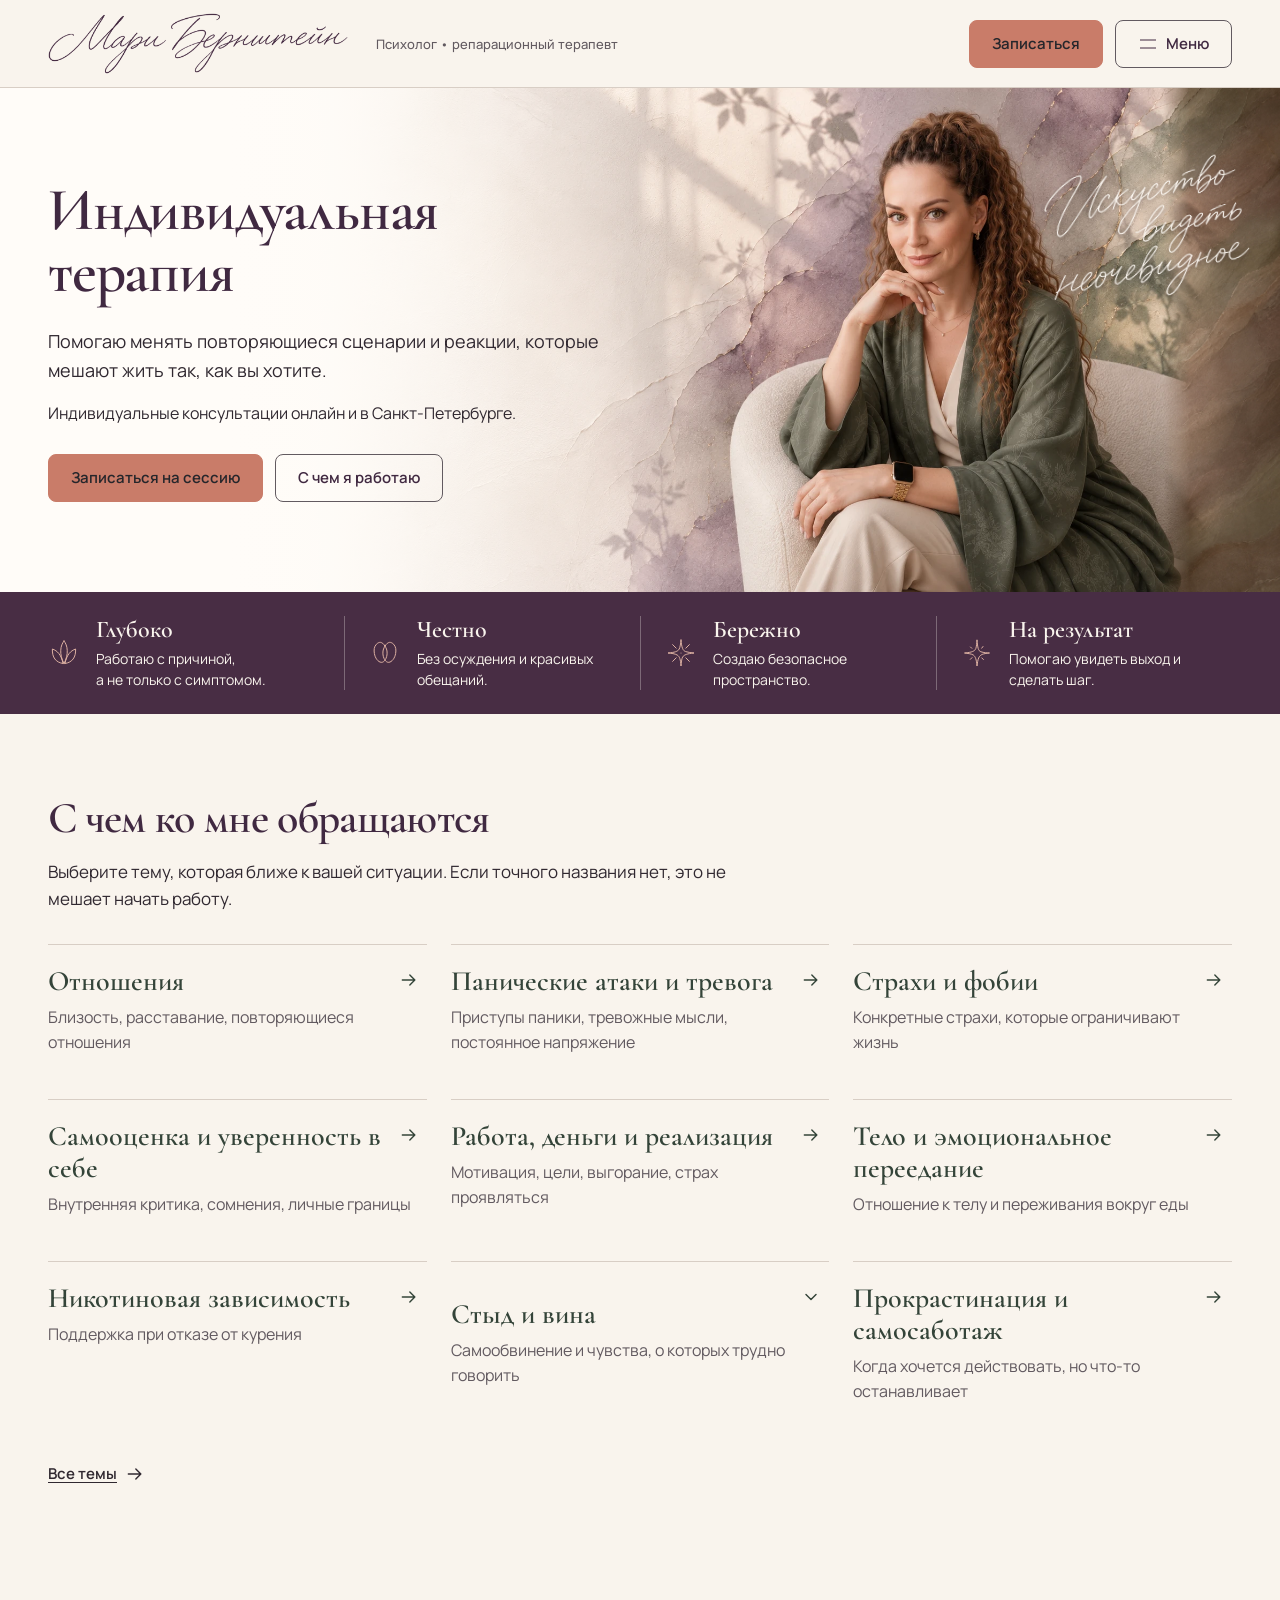
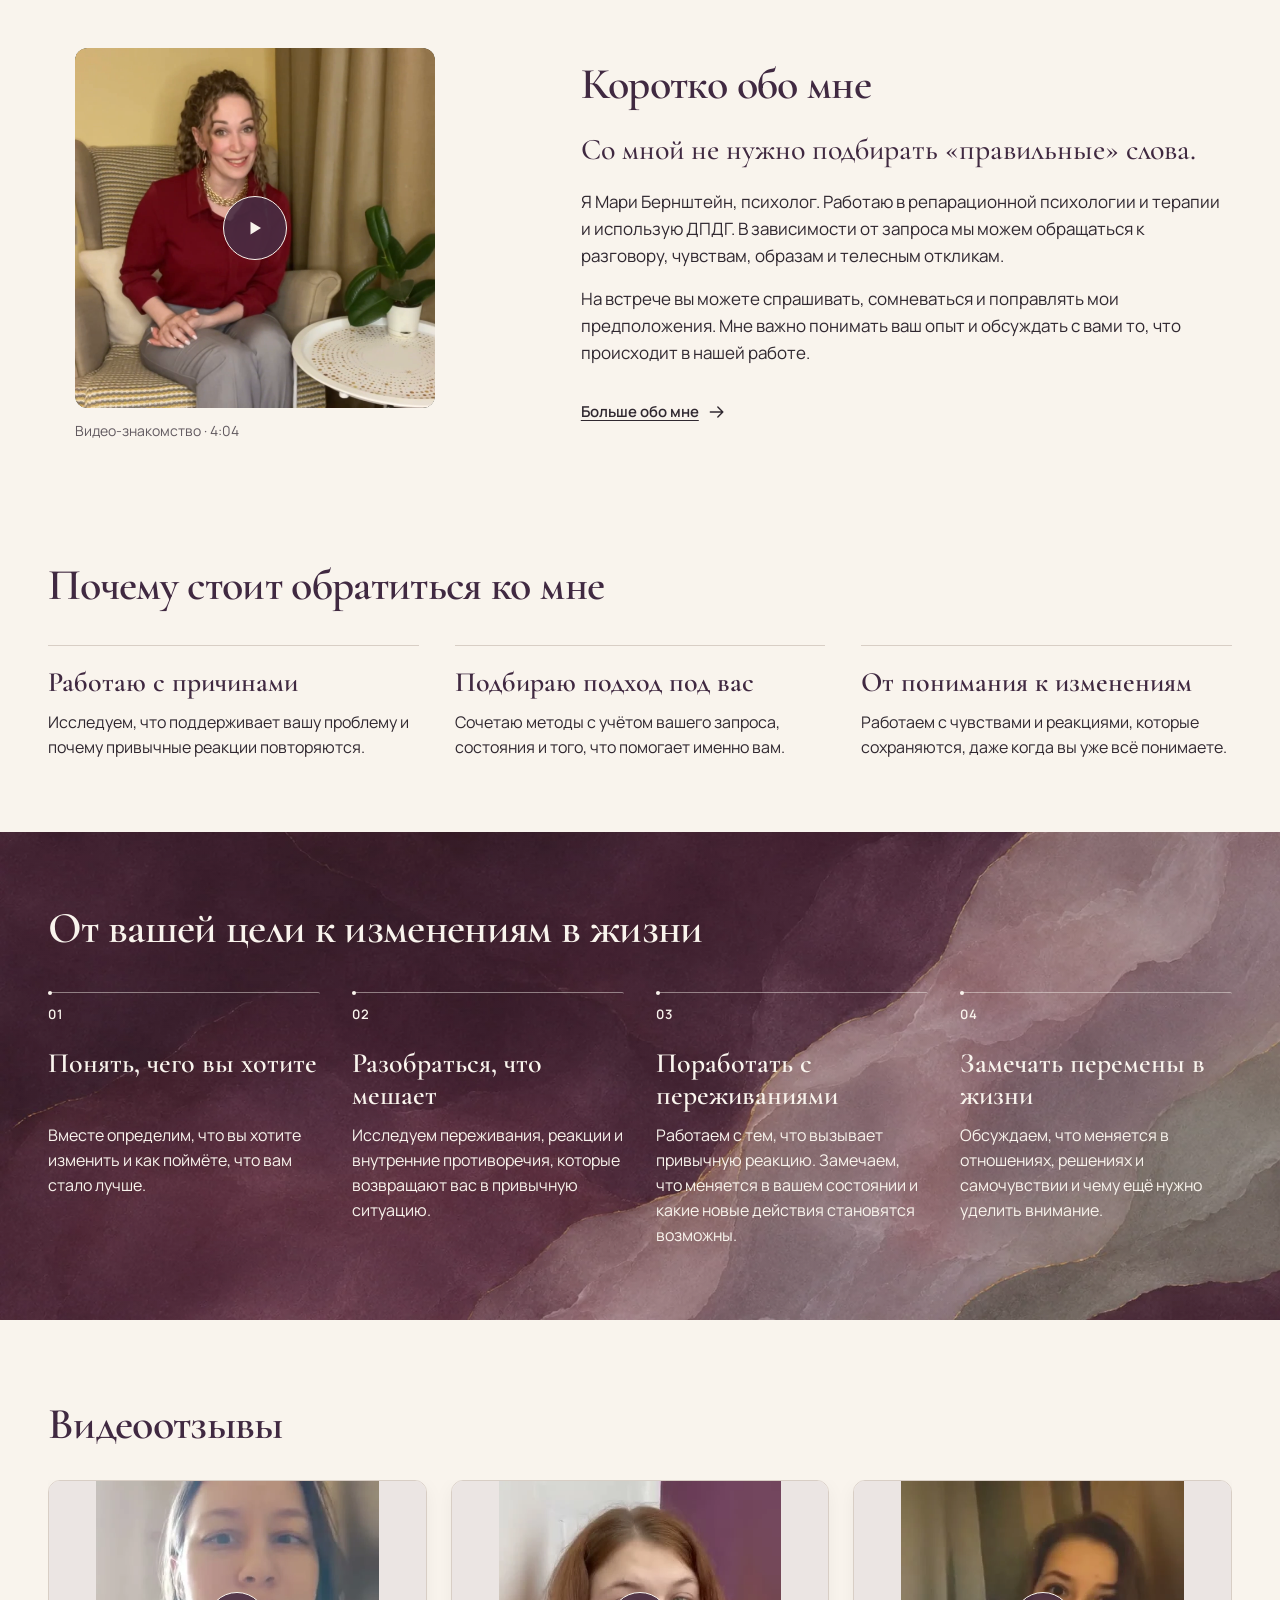
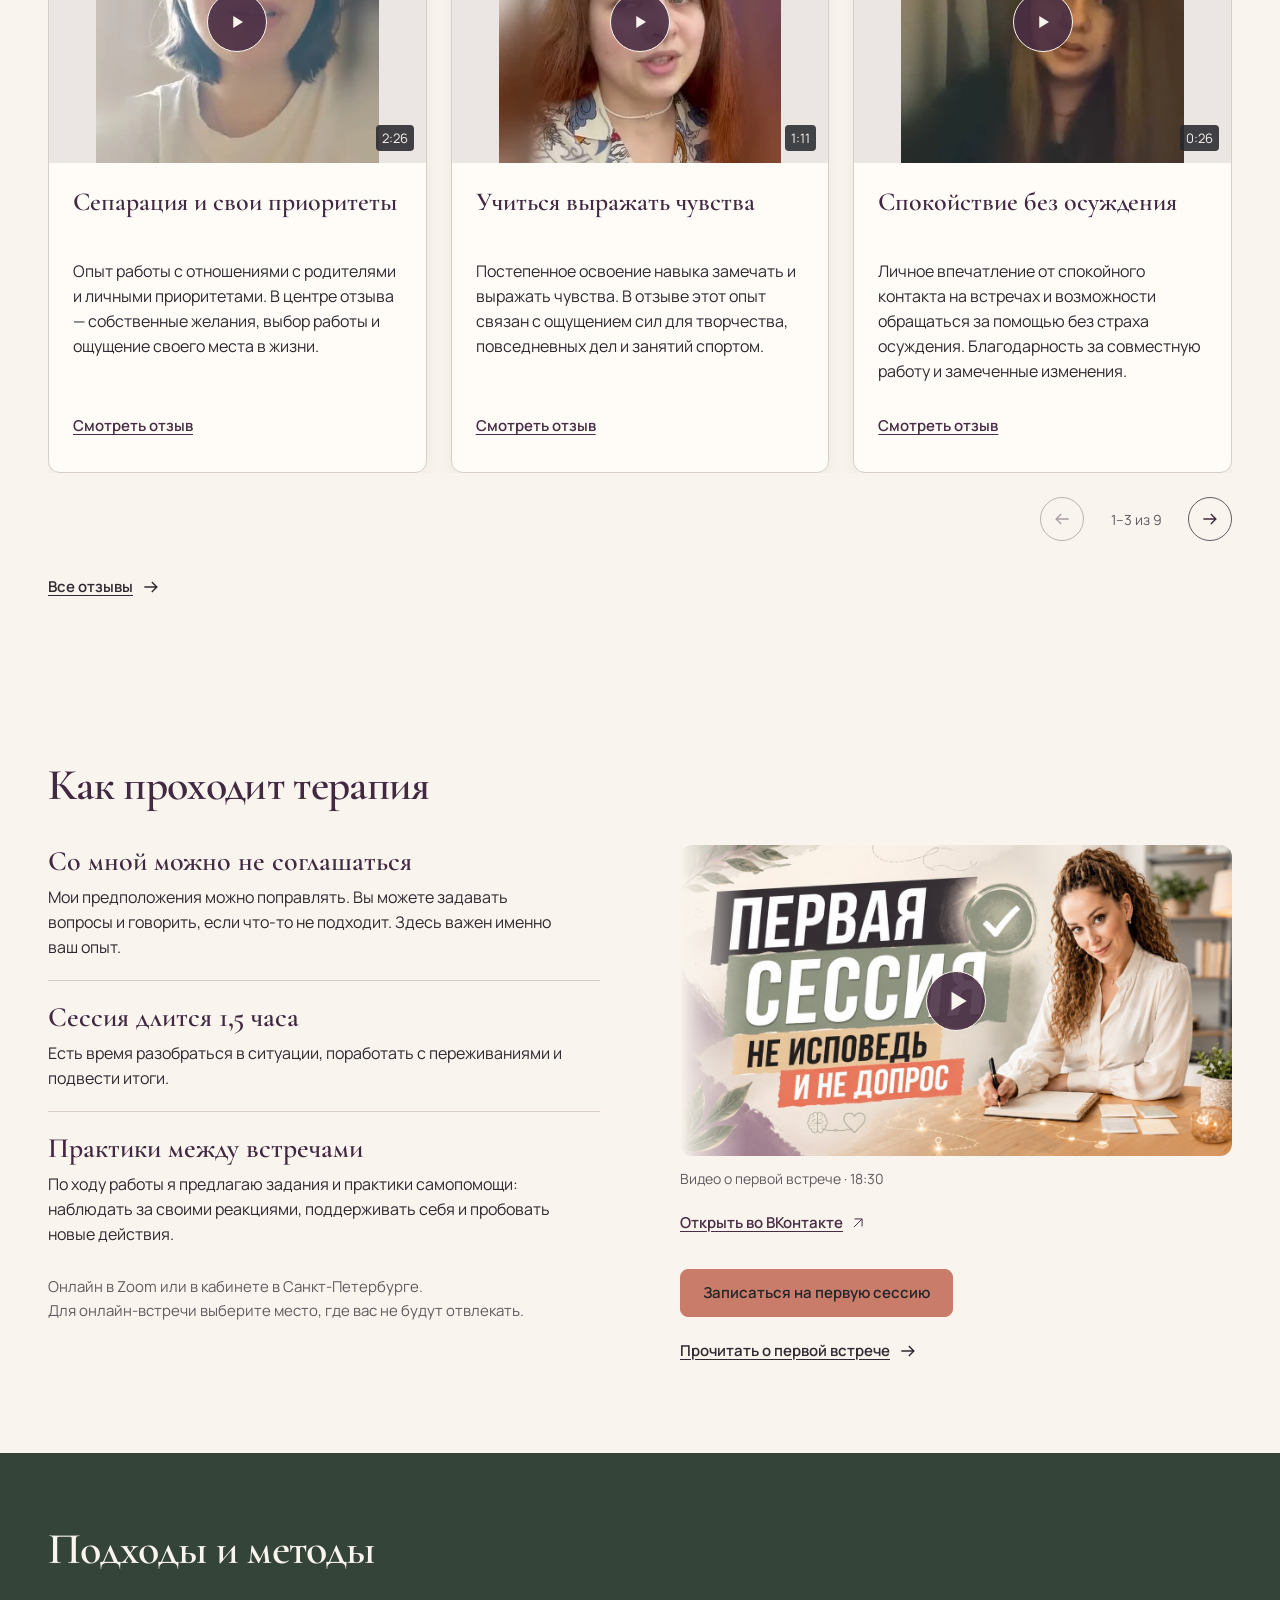
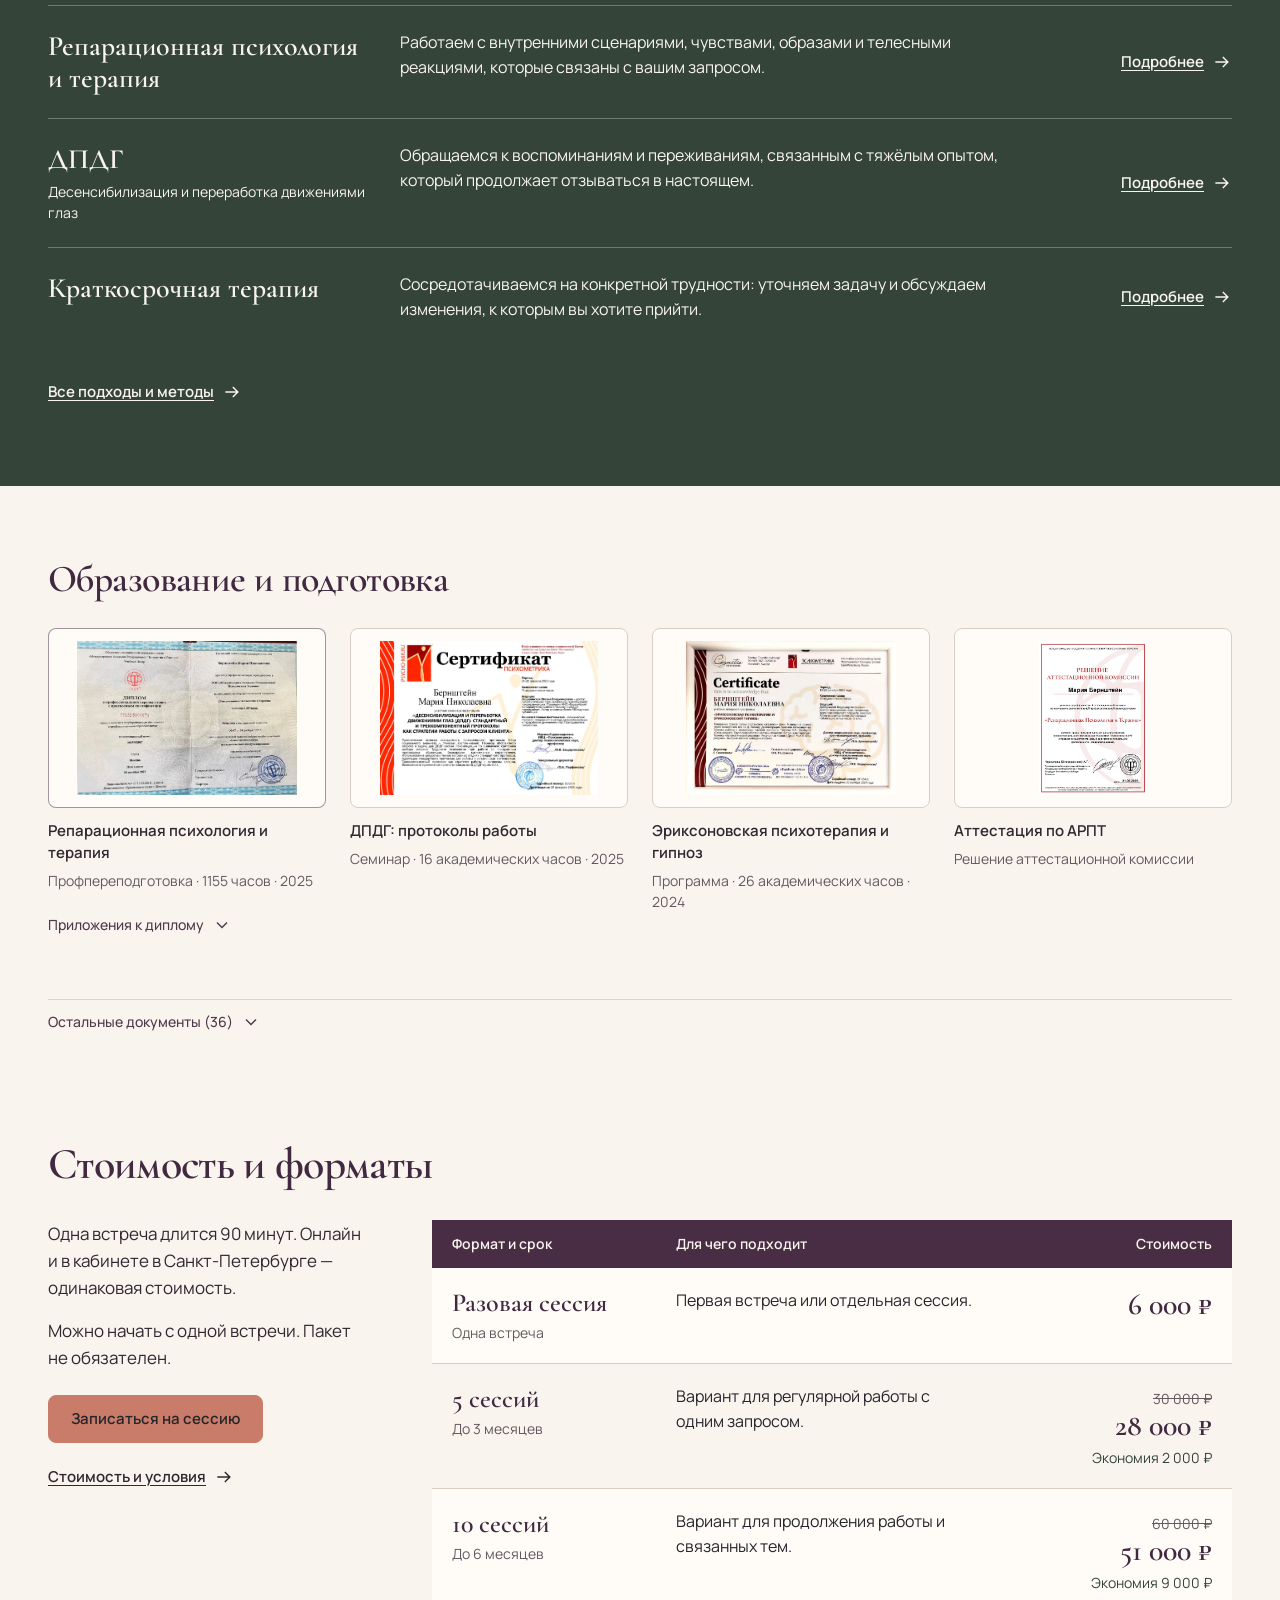
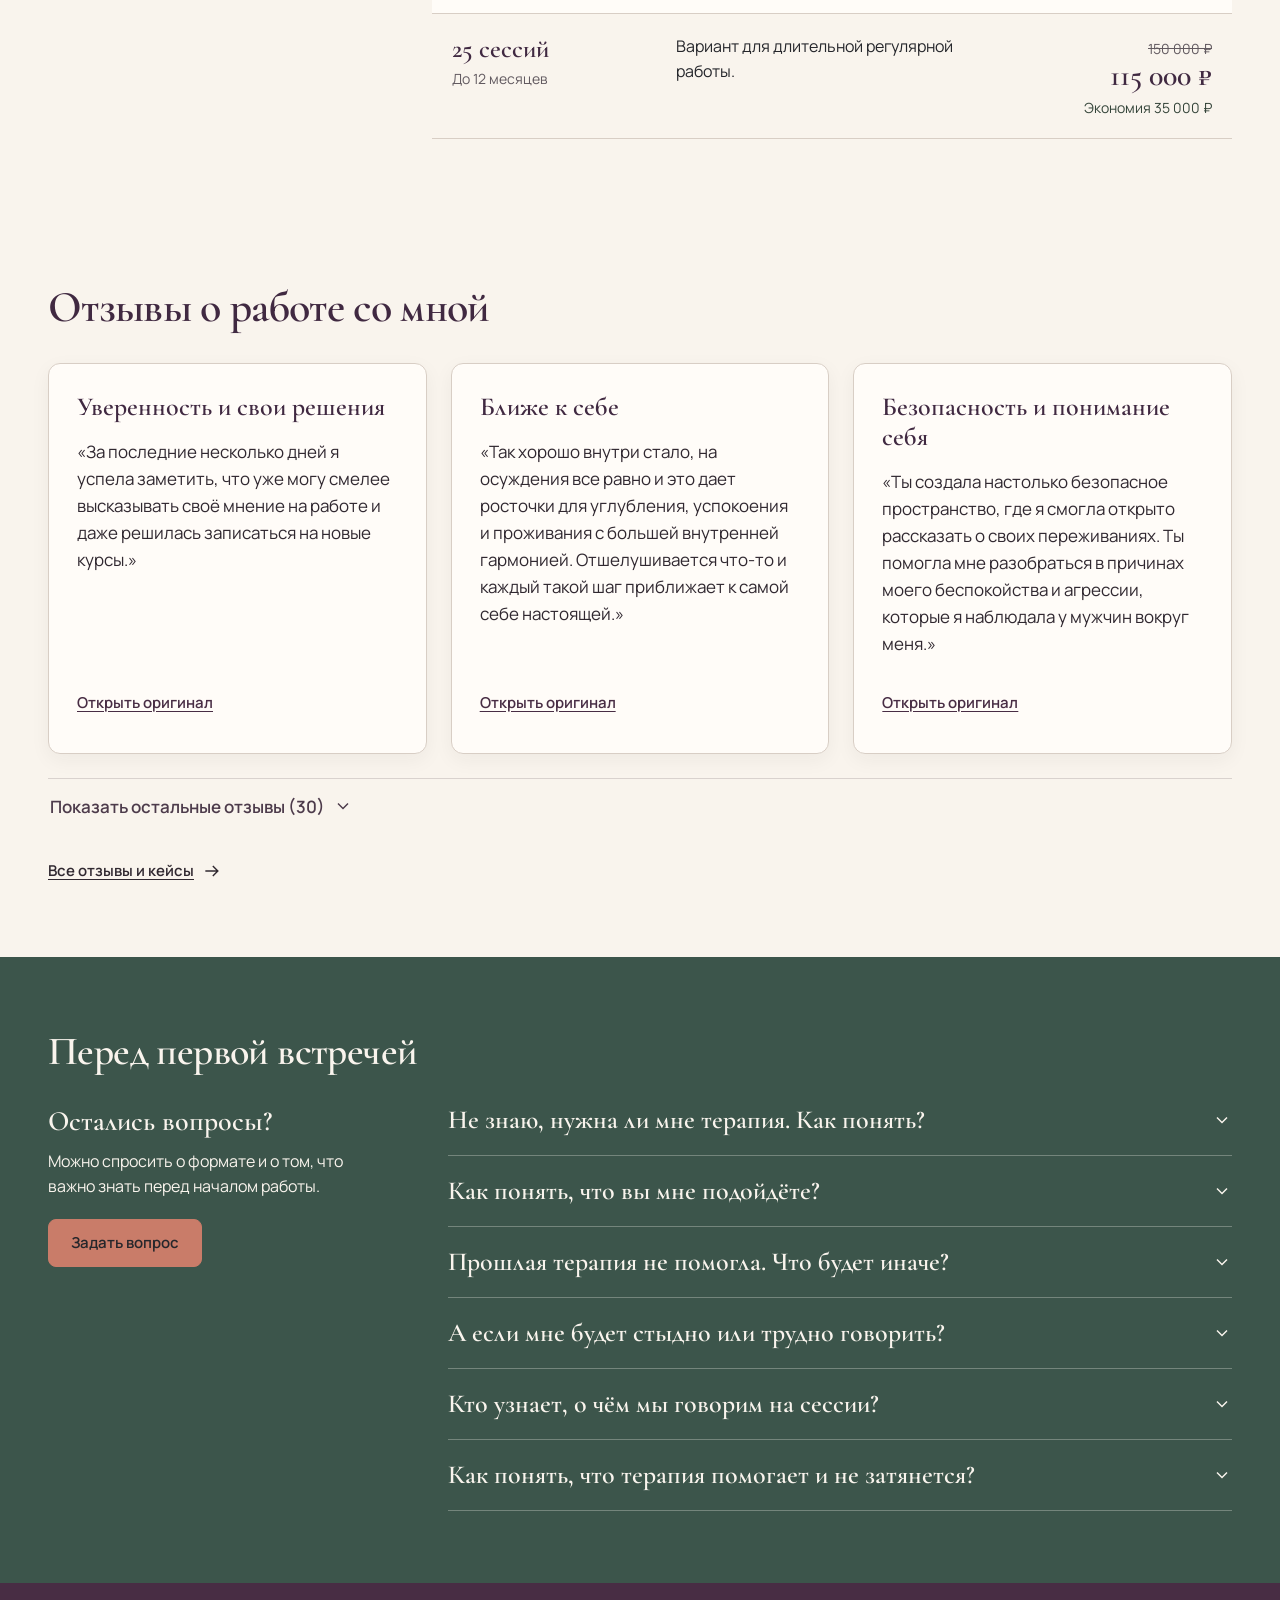
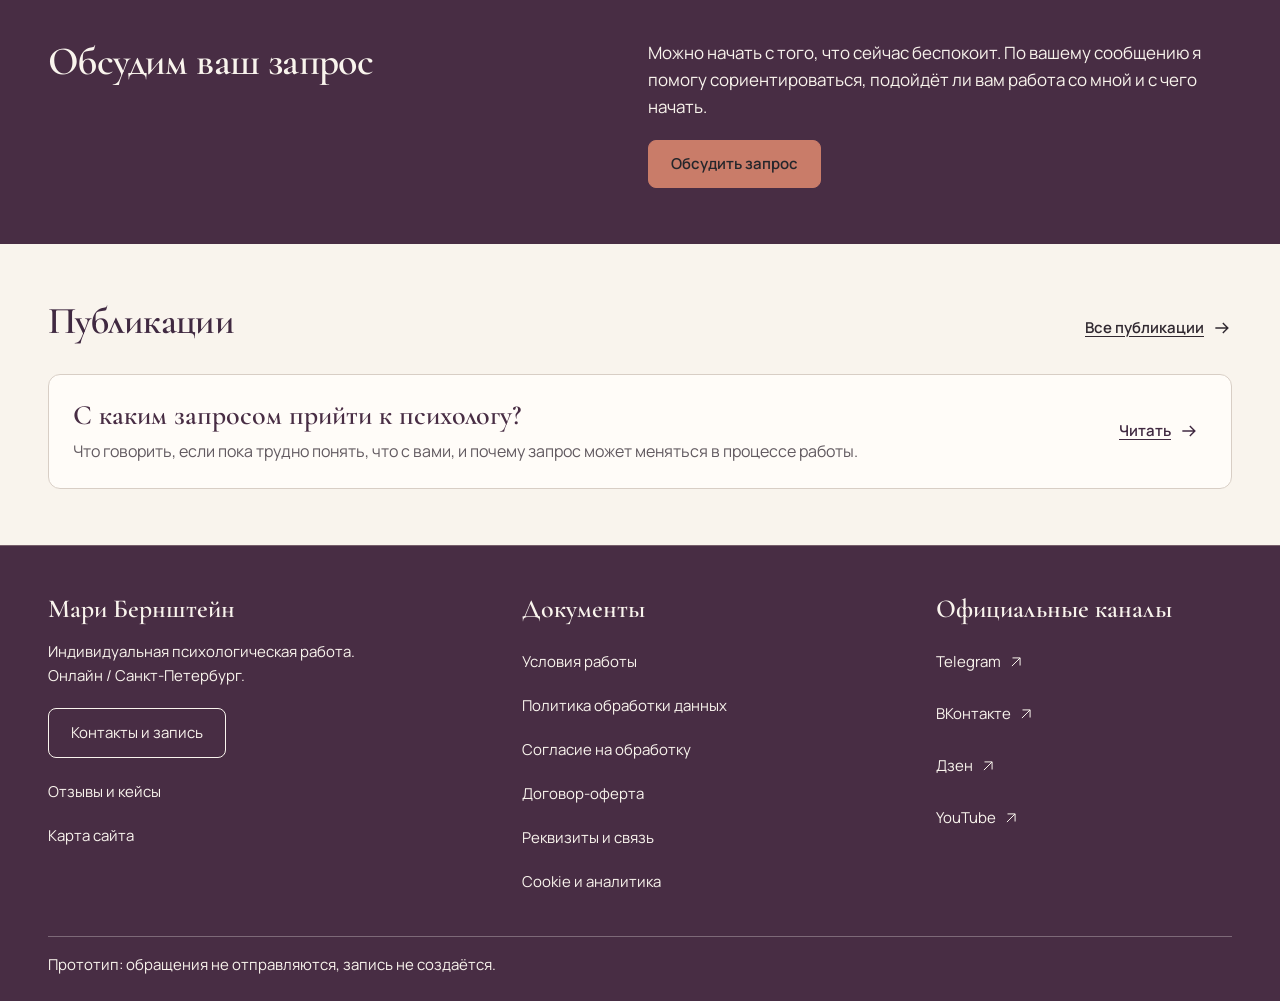
<file: v4/index.html>
<!doctype html><html lang="ru"><head><meta charset="utf-8"><meta name="viewport" content="width=device-width,initial-scale=1"><meta name="robots" content="noindex,nofollow"><title>Главная · Мари Бернштейн</title><link rel="stylesheet" href="v4-inherited.css"><link rel="stylesheet" href="v4-layout.css"><link rel="stylesheet" href="v4-body.css"><link rel="stylesheet" href="v4-ui.css"><link rel="preload" as="image" href="assets/hero-1672.webp" imagesrcset="assets/hero-840.webp 840w, assets/hero-1672.webp 1672w" imagesizes="(max-width: 680px) 100vw, 85vw" fetchpriority="high"></head><body class="concept-b concept-mari"><div id="app"><header class="site-header"><div class="header-inner shell"><strong>Мари Бернштейн</strong><a href="#native-contact">Стоимость и связь по поводу записи</a></div></header><main class="main"><section class="section"><div class="inside"><p>Психолог · репарационный терапевт</p><h1>Мари Бернштейн</h1><p>Индивидуальные консультации онлайн и в Санкт-Петербурге.</p><p>Это резерв чтения статического прототипа. Формы здесь ничего не отправляют.</p></div></section></main></div><section id="native-contact" class="native-fallback" aria-labelledby="reserve-title"><h2 id="reserve-title">Если форма не открывается</h2><p>Ничего не отправлено. Здесь указаны стоимость, порядок записи и проверенный контакт для согласования консультации.</p><table class="price-table"><tr><th>Формат</th><th>Полная стоимость</th></tr><tr><td>90 минут</td><td>6000 ₽</td></tr><tr><td>5 встреч</td><td>28 000 ₽</td></tr><tr><td>10 встреч</td><td>51 000 ₽</td></tr><tr><td>25 встреч</td><td>115 000 ₽</td></tr></table><p>Цена одинакова онлайн и очно. Одна встреча доступна отдельно. Время и формат согласуются до 100% предоплаты; затем запись подтверждается.</p><h3>Перенос и отмена</h3><p>За 24 часа или раньше: перенос или возврат по текущему правилу. Менее чем за 24 часа, встреча считается проведённой и оплачивается. Если Мари отменяет или переносит встречу менее чем за 24 часа, следующая встреча бесплатна.</p><p data-fallback-contact><a class="button quiet" href="https://t.me/MarusyaBern" target="_blank" rel="noopener" aria-label="Связаться по поводу записи в Telegram (откроется в новой вкладке)">Связаться по поводу записи в Telegram</a></p><p data-fallback-paused hidden>Сейчас новые запросы не принимаются.</p><p class="small">Внешняя ссылка открывает Telegram. Сообщение не отправляется автоматически и время не бронируется.</p></section><noscript><style>.native-fallback{display:block}</style></noscript><dialog id="flow-dialog" aria-labelledby="flow-title"><div class="dialog-header"><h2 id="flow-title"></h2><button type="button" data-close aria-label="Закрыть окно">×</button></div><div class="dialog-body" id="flow-body"></div></dialog><script>window.PROTOTYPE_VARIANT="A";window.PROTOTYPE_DATA={"pages":{"H01":{"id":"H01","name":"Главная","url":"/","parent":null,"children":[],"crumbs":["H01"],"planning_status":"LAUNCH","published":false},"H02":{"id":"H02","name":"Онлайн-консультация","url":"/psiholog-online/","parent":null,"children":[],"crumbs":["H01","H02"],"planning_status":"LAUNCH","published":false},"H23":{"id":"H23","name":"Как проходит сессия","url":"/kak-prohodit-sessiya/","parent":null,"children":[],"crumbs":["H01","H23"],"planning_status":"LAUNCH","published":false},"A02":{"id":"A02","name":"Стоимость и форматы","url":"/stoimost/","parent":null,"children":[],"crumbs":["H01","A02"],"planning_status":"LAUNCH","published":false},"H22":{"id":"H22","name":"Контакты и запись","url":"/kontakty/","parent":null,"children":[],"crumbs":["H01","H22"],"planning_status":"LAUNCH","published":false},"A04":{"id":"A04","name":"Условия работы и частые вопросы","url":"/usloviya-raboty/","parent":null,"children":[],"crumbs":["H01","A04"],"planning_status":"LAUNCH","published":false},"TOPICS":{"id":"TOPICS","name":"Темы терапии","url":"/temy/","parent":null,"children":["TG_REL","TG_ANX","TG_FEAR","TG_SELF","TG_WORK","TG_PARENT","TG_CHILD","TG_BODY","TG_EMO"],"crumbs":["H01","TOPICS"],"planning_status":"LAUNCH","published":false,"baseline_name":"С чем я работаю: все темы"},"TG_REL":{"id":"TG_REL","name":"Отношения","url":"/temy/otnosheniya/","parent":"TOPICS","children":["TP01","TP02","TP03","TP04","TP05","TP06","TP07","TP08","TP09","TP10"],"crumbs":["H01","TOPICS","TG_REL"],"planning_status":"LAUNCH","published":false},"TG_ANX":{"id":"TG_ANX","name":"Панические атаки и тревожные расстройства","url":"/temy/trevoga-i-stress/","parent":"TOPICS","children":["TP11","TP12"],"crumbs":["H01","TOPICS","TG_ANX"],"planning_status":"LAUNCH","published":false,"baseline_name":"Тревога и стресс"},"TG_FEAR":{"id":"TG_FEAR","name":"Страхи и фобии","url":"/temy/strahi-i-fobii/","parent":"TOPICS","children":["TP13","TP14","TP15","TP16","FEAR_AIR","FEAR_HEIGHT","FEAR_WATER","FEAR_SPIDER","FEAR_DARK","FEAR_MED","FEAR_CLOSED","FEAR_OPEN","FEAR_VOMIT","FEAR_DOG","FEAR_MICROBE","FEAR_DEATH"],"crumbs":["H01","TOPICS","TG_FEAR"],"planning_status":"LAUNCH","published":false},"TG_SELF":{"id":"TG_SELF","name":"Самооценка и уверенность в себе","url":"/temy/samoocenka/","parent":"TOPICS","children":["TP17","TP18","TP19"],"crumbs":["H01","TOPICS","TG_SELF"],"planning_status":"LAUNCH","published":false,"baseline_name":"Самооценка и отношение к себе"},"TG_WORK":{"id":"TG_WORK","name":"Работа, деньги и реализация","url":"/temy/rabota-dengi-realizaciya/","parent":"TOPICS","children":["TP20","TP21","TP22","TP23","TP24","TP25","TP26"],"crumbs":["H01","TOPICS","TG_WORK"],"planning_status":"LAUNCH","published":false},"TG_PARENT":{"id":"TG_PARENT","name":"Отношения с родителями и сепарация","url":"/temy/roditeli-i-separaciya/","parent":"TOPICS","children":["TP27","TP28","TP29"],"crumbs":["H01","TOPICS","TG_PARENT"],"planning_status":"LAUNCH","published":false},"TG_CHILD":{"id":"TG_CHILD","name":"Материнство и отношения с детьми","url":"/temy/roditelstvo/","parent":"TOPICS","children":["TP30","TP31","TP32"],"crumbs":["H01","TOPICS","TG_CHILD"],"planning_status":"LAUNCH","published":false,"baseline_name":"Материнство и отношения с детьми"},"TG_BODY":{"id":"TG_BODY","name":"Тело и эмоциональное переедание","url":"/temy/telo-eda-privychki/","parent":"TOPICS","children":["TP33","TP34","TP35","TP36"],"crumbs":["H01","TOPICS","TG_BODY"],"baseline_name":"Тело, еда и привычки","planning_status":"LAUNCH","published":false},"TG_EMO":{"id":"TG_EMO","name":"Чувства, утраты и жизненные ориентиры","url":"/temy/chuvstva-i-poteri/","parent":"TOPICS","children":["TP37","TP38","TP39","TP40","TP41","TP42","TP43","TP44","TP45","TP46"],"crumbs":["H01","TOPICS","TG_EMO"],"planning_status":"LAUNCH","published":false,"baseline_name":"Чувства, потери и внутреннее состояние"},"TP01":{"id":"TP01","name":"Расставание и развод","url":"/temy/rasstavanie/","parent":"TG_REL","children":[],"crumbs":["H01","TOPICS","TG_REL","TP01"],"planning_status":"LAUNCH","published":false},"TP02":{"id":"TP02","name":"Эмоциональная зависимость","url":"/temy/emocionalnaya-zavisimost/","parent":"TG_REL","children":[],"crumbs":["H01","TOPICS","TG_REL","TP02"],"planning_status":"LAUNCH","published":false},"TP03":{"id":"TP03","name":"Созависимость","url":"/temy/sozavisimost/","parent":"TG_REL","children":[],"crumbs":["H01","TOPICS","TG_REL","TP03"],"planning_status":"LAUNCH","published":false},"TP05":{"id":"TP05","name":"Измена и предательство в отношениях","url":"/temy/izmena/","parent":"TG_REL","children":[],"crumbs":["H01","TOPICS","TG_REL","TP05"],"planning_status":"LAUNCH","published":false},"TP06":{"id":"TP06","name":"Ревность","url":"/temy/revnost/","parent":"TG_REL","children":[],"crumbs":["H01","TOPICS","TG_REL","TP06"],"planning_status":"LAUNCH","published":false},"TP07":{"id":"TP07","name":"Личные границы и конфликты","url":"/temy/konflikty-i-granicy/","parent":"TG_REL","children":[],"crumbs":["H01","TOPICS","TG_REL","TP07"],"planning_status":"LAUNCH","published":false},"TP08":{"id":"TP08","name":"Страх близости и недоступные партнёры","url":"/temy/blizost-i-nedostupnye-partnery/","parent":"TG_REL","children":[],"crumbs":["H01","TOPICS","TG_REL","TP08"],"planning_status":"LAUNCH","published":false},"TP11":{"id":"TP11","name":"Панические атаки","url":"/temy/panicheskie-perezhivaniya/","parent":"TG_ANX","children":[],"crumbs":["H01","TOPICS","TG_ANX","TP11"],"planning_status":"LAUNCH","published":false,"baseline_name":"Панические атаки и страх повторения"},"TP13":{"id":"TP13","name":"Страх вождения","url":"/temy/strah-vozhdeniya/","parent":"TG_FEAR","children":[],"crumbs":["H01","TOPICS","TG_FEAR","TP13"],"planning_status":"LAUNCH","published":false},"TP14":{"id":"TP14","name":"Страх стоматолога","url":"/temy/strah-stomatologa/","parent":"TG_FEAR","children":[],"crumbs":["H01","TOPICS","TG_FEAR","TP14"],"planning_status":"LAUNCH","published":false},"TP15":{"id":"TP15","name":"Страх публичных выступлений","url":"/temy/strah-vystupleniy/","parent":"TG_FEAR","children":[],"crumbs":["H01","TOPICS","TG_FEAR","TP15"],"planning_status":"LAUNCH","published":false},"TP16":{"id":"TP16","name":"Страх общения и социальной оценки","url":"/temy/strah-obshcheniya/","parent":"TG_FEAR","children":[],"crumbs":["H01","TOPICS","TG_FEAR","TP16"],"planning_status":"LAUNCH","published":false},"TP17":{"id":"TP17","name":"Внутренний критик и самокритика","url":"/temy/vnutrenniy-kritik/","parent":"TG_SELF","children":[],"crumbs":["H01","TOPICS","TG_SELF","TP17"],"planning_status":"LAUNCH","published":false},"TP18":{"id":"TP18","name":"Синдром самозванца","url":"/temy/sindrom-samozvanca/","parent":"TG_SELF","children":[],"crumbs":["H01","TOPICS","TG_SELF","TP18"],"planning_status":"LAUNCH","published":false},"TP19":{"id":"TP19","name":"Потеря себя и жизненных ориентиров","url":"/temy/poterya-sebya/","parent":"TG_SELF","children":[],"crumbs":["H01","TOPICS","TG_SELF","TP19"],"planning_status":"LAUNCH","published":false,"presentation_parent":"TG_EMO"},"TP23":{"id":"TP23","name":"Выгорание и перегрузка","url":"/temy/vygoranie/","parent":"TG_WORK","children":[],"crumbs":["H01","TOPICS","TG_WORK","TP23"],"planning_status":"LAUNCH","published":false},"TP24":{"id":"TP24","name":"Прокрастинация и самосаботаж","url":"/temy/prokrastinaciya/","parent":"TG_WORK","children":[],"crumbs":["H01","TOPICS","TG_WORK","TP24"],"planning_status":"LAUNCH","published":false},"TP28":{"id":"TP28","name":"Сепарация от родителей","url":"/temy/separaciya/","parent":"TG_PARENT","children":[],"crumbs":["H01","TOPICS","TG_PARENT","TP28"],"planning_status":"LAUNCH","published":false,"baseline_name":"Сепарация взрослого ребёнка"},"TP29":{"id":"TP29","name":"Когда взрослый ребёнок начинает жить отдельно","url":"/temy/vzroslyy-rebenok/","parent":"TG_PARENT","children":[],"crumbs":["H01","TOPICS","TG_PARENT","TP29"],"planning_status":"LAUNCH","published":false,"baseline_name":"Когда взрослый ребёнок отделяется","presentation_parent":"TG_CHILD"},"TP30":{"id":"TP30","name":"Срываюсь и кричу на ребёнка","url":"/temy/sryvy-na-rebenka/","parent":"TG_CHILD","children":[],"crumbs":["H01","TOPICS","TG_CHILD","TP30"],"planning_status":"LAUNCH","published":false},"TP33":{"id":"TP33","name":"Эмоциональное переедание","url":"/temy/emocionalnoe-pereedanie/","parent":"TG_BODY","children":[],"crumbs":["H01","TOPICS","TG_BODY","TP33"],"planning_status":"LAUNCH","published":false},"TP40":{"id":"TP40","name":"Гнев и раздражение","url":"/temy/gnev-i-razdrazhenie/","parent":"TG_EMO","children":[],"crumbs":["H01","TOPICS","TG_EMO","TP40"],"planning_status":"LAUNCH","published":false},"TP42":{"id":"TP42","name":"Одиночество","url":"/temy/odinochestvo/","parent":"TG_EMO","children":[],"crumbs":["H01","TOPICS","TG_EMO","TP42"],"planning_status":"LAUNCH","published":false},"TP43":{"id":"TP43","name":"Горе и утрата","url":"/temy/gore-i-utrata/","parent":"TG_EMO","children":[],"crumbs":["H01","TOPICS","TG_EMO","TP43"],"planning_status":"LAUNCH","published":false},"TP44":{"id":"TP44","name":"Бессилие, пустота и упадок сил","url":"/temy/bessilie-i-pustota/","parent":"TG_EMO","children":[],"crumbs":["H01","TOPICS","TG_EMO","TP44"],"planning_status":"LAUNCH","published":false},"TP45":{"id":"TP45","name":"ПТСР, кПТСР и последствия травмы","url":"/temy/travmaticheskie-perezhivaniya/","parent":"TG_EMO","children":[],"crumbs":["H01","TOPICS","TG_EMO","TP45"],"planning_status":"LAUNCH","published":false,"baseline_name":"Травматические переживания"},"FEAR_AIR":{"id":"FEAR_AIR","name":"Страх полётов / аэрофобия","url":"/temy/aerofobiya/","parent":"TG_FEAR","children":[],"crumbs":["H01","TOPICS","TG_FEAR","FEAR_AIR"],"planning_status":"LAUNCH","published":false},"FEAR_HEIGHT":{"id":"FEAR_HEIGHT","name":"Страх высоты","url":"/temy/strah-vysoty/","parent":"TG_FEAR","children":[],"crumbs":["H01","TOPICS","TG_FEAR","FEAR_HEIGHT"],"planning_status":"LAUNCH","published":false},"FEAR_SPIDER":{"id":"FEAR_SPIDER","name":"Страх пауков","url":"/temy/strah-paukov/","parent":"TG_FEAR","children":[],"crumbs":["H01","TOPICS","TG_FEAR","FEAR_SPIDER"],"planning_status":"LAUNCH","published":false},"FEAR_VOMIT":{"id":"FEAR_VOMIT","name":"Страх рвоты","url":"/temy/strah-rvoty/","parent":"TG_FEAR","children":[],"crumbs":["H01","TOPICS","TG_FEAR","FEAR_VOMIT"],"planning_status":"LAUNCH","published":false},"A01":{"id":"A01","name":"Как я работаю: подходы и методы","url":"/podhod/","parent":null,"children":["M01","M02","M05"],"crumbs":["H01","A01"],"planning_status":"LAUNCH","published":false},"M01":{"id":"M01","name":"Репарационная психология и терапия","url":"/podhod/arpt/","parent":"A01","children":[],"crumbs":["H01","A01","M01"],"planning_status":"LAUNCH","published":false,"baseline_name":"АРПТ: репарационная работа"},"M02":{"id":"M02","name":"ДПДГ: десенсибилизация и переработка движениями глаз","url":"/podhod/dpdg/","parent":"A01","children":[],"crumbs":["H01","A01","M02"],"planning_status":"LAUNCH","published":false,"baseline_name":"ДПДГ"},"M05":{"id":"M05","name":"Краткосрочная терапия","url":"/podhod/kratkosrochnaya-rabota/","parent":"A01","children":[],"crumbs":["H01","A01","M05"],"planning_status":"LAUNCH","published":false,"baseline_name":"Краткосрочная терапия"},"H21":{"id":"H21","name":"Обо мне","url":"/o-mne/","parent":null,"children":[],"crumbs":["H01","H21"],"planning_status":"LAUNCH","published":false},"A05":{"id":"A05","name":"Отзывы и кейсы","url":"/otzyvy/","parent":null,"children":[],"crumbs":["H01","A05"],"planning_status":"LAUNCH","published":false},"A07":{"id":"A07","name":"Блог","url":"/stati/","parent":null,"children":[],"crumbs":["H01","A07"],"planning_status":"LAUNCH","published":false},"L01":{"id":"L01","name":"Политика обработки персональных данных","url":"/privacy/","parent":null,"children":[],"crumbs":["H01","L01"],"planning_status":"LAUNCH","published":false},"L02":{"id":"L02","name":"Согласие на обработку данных","url":"/consent/","parent":null,"children":[],"crumbs":["H01","L02"],"planning_status":"LAUNCH","published":false},"L04":{"id":"L04","name":"Договор-оферта","url":"/offer-consultations/","parent":null,"children":[],"crumbs":["H01","L04"],"planning_status":"LAUNCH","published":false,"baseline_name":"Договор / оферта на индивидуальные услуги"},"L05":{"id":"L05","name":"Реквизиты и связь","url":"/rekvizity/","parent":null,"children":[],"crumbs":["H01","L05"],"planning_status":"LAUNCH","published":false,"baseline_name":"Сведения об исполнителе и обращения"},"L06":{"id":"L06","name":"Cookie и настройки аналитики","url":"/cookies/","parent":null,"children":[],"crumbs":["H01","L06"],"planning_status":"LAUNCH","published":false},"SITEMAP":{"id":"SITEMAP","name":"Карта сайта","url":"/karta-sayta/","parent":null,"children":[],"crumbs":["H01","SITEMAP"],"planning_status":"LAUNCH","published":false},"FEAR_DEATH":{"id":"FEAR_DEATH","name":"Страх смерти","url":"/temy/strah-smerti/","parent":"TG_FEAR","children":[],"crumbs":["H01","TOPICS","TG_FEAR","FEAR_DEATH"],"planning_status":"LAUNCH","published":false},"TP36":{"id":"TP36","name":"Психологическая поддержка отказа от курения","url":"/temy/otkaz-ot-kureniya/","parent":"TG_BODY","children":[],"crumbs":["H01","TOPICS","TG_BODY","TP36"],"baseline_status":"OPTIONAL","prototype_status":"LAUNCH_CANDIDATE_BY_OWNER_REQUEST","planning_status":"OPTIONAL","published":false},"TP37":{"id":"TP37","name":"Чувство вины","url":"/temy/chuvstvo-viny/","parent":"TG_EMO","children":[],"crumbs":["H01","TOPICS","TG_EMO","TP37"],"baseline_status":"OPTIONAL","prototype_status":"LAUNCH_CANDIDATE_BY_OWNER_REQUEST","planning_status":"OPTIONAL","published":false},"TP38":{"id":"TP38","name":"Стыд","url":"/temy/styd/","parent":"TG_EMO","children":[],"crumbs":["H01","TOPICS","TG_EMO","TP38"],"baseline_status":"OPTIONAL","prototype_status":"LAUNCH_CANDIDATE_BY_OWNER_REQUEST","planning_status":"OPTIONAL","published":false},"TP04":{"id":"TP04","name":"Повторяющийся выбор партнёров","url":"/temy/vybor-partnerov/","parent":"TG_REL","children":[],"crumbs":["H01","TOPICS","TG_REL","TP04"],"planning_status":"OPTIONAL","published":false},"TP09":{"id":"TP09","name":"Здоровые отношения","url":"/temy/zdorovye-otnosheniya/","parent":"TG_REL","children":[],"crumbs":["H01","TOPICS","TG_REL","TP09"],"planning_status":"OPTIONAL","published":false},"TP10":{"id":"TP10","name":"Сексуальность в индивидуальной работе","url":"/temy/seksualnost/","parent":"TG_REL","children":[],"crumbs":["H01","TOPICS","TG_REL","TP10"],"planning_status":"OPTIONAL","published":false},"TP12":{"id":"TP12","name":"Повторяющиеся тревожные мысли","url":"/temy/trevozhnye-mysli/","parent":"TG_ANX","children":[],"crumbs":["H01","TOPICS","TG_ANX","TP12"],"planning_status":"OPTIONAL","published":false},"TP20":{"id":"TP20","name":"Отношения с деньгами","url":"/temy/otnosheniya-s-dengami/","parent":"TG_WORK","children":[],"crumbs":["H01","TOPICS","TG_WORK","TP20"],"planning_status":"OPTIONAL","published":false},"TP21":{"id":"TP21","name":"Финансовый потолок и страх успеха","url":"/temy/finansovyy-potolok/","parent":"TG_WORK","children":[],"crumbs":["H01","TOPICS","TG_WORK","TP21"],"planning_status":"OPTIONAL","published":false},"TP22":{"id":"TP22","name":"Страх проявляться и продавать","url":"/temy/strah-proyavlyatsya/","parent":"TG_WORK","children":[],"crumbs":["H01","TOPICS","TG_WORK","TP22"],"planning_status":"OPTIONAL","published":false},"TP25":{"id":"TP25","name":"Мотивация, цели и профессиональная реализация","url":"/temy/celi-i-realizaciya/","parent":"TG_WORK","children":[],"crumbs":["H01","TOPICS","TG_WORK","TP25"],"planning_status":"OPTIONAL","published":false,"baseline_name":"Цели и профессиональная реализация"},"TP26":{"id":"TP26","name":"Поиск смысла и предназначения","url":"/temy/smysl-i-prednaznachenie/","parent":"TG_WORK","children":[],"crumbs":["H01","TOPICS","TG_WORK","TP26"],"planning_status":"OPTIONAL","published":false},"TP27":{"id":"TP27","name":"Отношения с матерью и отцом","url":"/temy/otnosheniya-s-roditelyami/","parent":"TG_PARENT","children":[],"crumbs":["H01","TOPICS","TG_PARENT","TP27"],"planning_status":"OPTIONAL","published":false},"TP31":{"id":"TP31","name":"Материнская перегрузка и выгорание","url":"/temy/materinskaya-peregruzka/","parent":"TG_CHILD","children":[],"crumbs":["H01","TOPICS","TG_CHILD","TP31"],"planning_status":"OPTIONAL","published":false},"TP32":{"id":"TP32","name":"Переживания после рождения ребёнка","url":"/temy/posle-rozhdeniya-rebenka/","parent":"TG_CHILD","children":[],"crumbs":["H01","TOPICS","TG_CHILD","TP32"],"planning_status":"OPTIONAL","published":false},"TP34":{"id":"TP34","name":"Отношение к своему телу","url":"/temy/otnoshenie-k-telu/","parent":"TG_BODY","children":[],"crumbs":["H01","TOPICS","TG_BODY","TP34"],"planning_status":"OPTIONAL","published":false},"TP35":{"id":"TP35","name":"Психосоматика и телесные проявления","url":"/temy/psihosomatika/","parent":"TG_BODY","children":[],"crumbs":["H01","TOPICS","TG_BODY","TP35"],"planning_status":"OPTIONAL","published":false},"TP39":{"id":"TP39","name":"Обида","url":"/temy/obida/","parent":"TG_EMO","children":[],"crumbs":["H01","TOPICS","TG_EMO","TP39"],"planning_status":"OPTIONAL","published":false},"TP41":{"id":"TP41","name":"Зависть","url":"/temy/zavist/","parent":"TG_EMO","children":[],"crumbs":["H01","TOPICS","TG_EMO","TP41"],"planning_status":"OPTIONAL","published":false},"TP46":{"id":"TP46","name":"Длительная разлука и неопределённость","url":"/temy/razluka-i-neopredelennost/","parent":"TG_EMO","children":[],"crumbs":["H01","TOPICS","TG_EMO","TP46"],"planning_status":"OPTIONAL","published":false},"FEAR_WATER":{"id":"FEAR_WATER","name":"Страх воды","url":"/temy/strah-vody/","parent":"TG_FEAR","children":[],"crumbs":["H01","TOPICS","TG_FEAR","FEAR_WATER"],"planning_status":"HOLD","published":false},"FEAR_DARK":{"id":"FEAR_DARK","name":"Страх темноты","url":"/temy/strah-temnoty/","parent":"TG_FEAR","children":[],"crumbs":["H01","TOPICS","TG_FEAR","FEAR_DARK"],"planning_status":"HOLD","published":false},"FEAR_MED":{"id":"FEAR_MED","name":"Страх врачей, уколов и крови","url":"/temy/strah-vrachey/","parent":"TG_FEAR","children":[],"crumbs":["H01","TOPICS","TG_FEAR","FEAR_MED"],"planning_status":"OPTIONAL","published":false},"FEAR_CLOSED":{"id":"FEAR_CLOSED","name":"Замкнутые пространства","url":"/temy/zamknutye-prostranstva/","parent":"TG_FEAR","children":[],"crumbs":["H01","TOPICS","TG_FEAR","FEAR_CLOSED"],"planning_status":"HOLD","published":false},"FEAR_OPEN":{"id":"FEAR_OPEN","name":"Страх выйти из дома и открытых мест","url":"/temy/otkrytye-mesta/","parent":"TG_FEAR","children":[],"crumbs":["H01","TOPICS","TG_FEAR","FEAR_OPEN"],"planning_status":"HOLD","published":false},"FEAR_DOG":{"id":"FEAR_DOG","name":"Страх собак","url":"/temy/strah-sobak/","parent":"TG_FEAR","children":[],"crumbs":["H01","TOPICS","TG_FEAR","FEAR_DOG"],"planning_status":"OPTIONAL","published":false},"FEAR_MICROBE":{"id":"FEAR_MICROBE","name":"Страх микробов и заражения","url":"/temy/strah-zarazheniya/","parent":"TG_FEAR","children":[],"crumbs":["H01","TOPICS","TG_FEAR","FEAR_MICROBE"],"planning_status":"HOLD","published":false},"L03":{"id":"L03","name":"Согласие на информационные/рекламные сообщения","url":"/marketing-consent/","parent":null,"children":[],"crumbs":["H01","L03"],"planning_status":"OPTIONAL","published":false},"REQUEST_GUIDE":{"id":"REQUEST_GUIDE","name":"С каким запросом прийти к психологу?","url":null,"parent":"A07","children":[],"crumbs":["H01","A07","REQUEST_GUIDE"],"planning_status":"DRAFT","published":false,"seo_owner":null}},"groups":["TG_REL","TG_ANX","TG_FEAR","TG_SELF","TG_WORK","TG_PARENT","TG_CHILD","TG_BODY","TG_EMO"],"ui":{"BOOK_ENTRY":"Записаться на сессию","BOOK_SUBMIT":"Отправить заявку","BOOK_CONTACT_TITLE":"Как с вами связаться?","NAME_LABEL":"Как к вам обращаться?","BOOK_REVIEW_TITLE":"Проверьте перед отправкой","FORM_BACK":"Назад","FORM_CLOSE":"Закрыть","BOOK_SUCCESS":"Спасибо! Мы напишем вам, чтобы подобрать время сессии.","BOOK_BEFORE_SUBMIT":"Мы напишем вам, чтобы подобрать время сессии.","QUESTION_ENTRY":"Задать вопрос Мари","QUESTION_SUBMIT":"Отправить вопрос","QUESTION_TITLE":"Ваш вопрос Мари","QUESTION_CONTACT_TITLE":"Куда ответить?","QUESTION_REVIEW_TITLE":"Проверьте вопрос перед отправкой","QUESTION_BEFORE_CONTACT":"Контакт нужен для ответа по вашему вопросу. Ваш вопрос и голосовую запись я не публикую без отдельного разрешения.","QUESTION_BEFORE_CONTACT_TEXT_ONLY":"О чём хотите меня спросить? Можно коротко рассказать о ситуации, чтобы я лучше поняла ваш вопрос.","QUESTION_SUCCESS":"Спасибо за вопрос. Я отвечу вам по указанному контакту.","EMAIL_LABEL":"Email","TG_LABEL":"Имя пользователя Telegram","PHONE_LABEL":"Телефон с кодом страны","CONTACT_METHOD_LABEL":"Как вам ответить?","ERR_METHOD":"Выберите способ связи.","ERR_EMAIL_MISSING":"Укажите email для ответа.","ERR_TG_MISSING":"Укажите имя пользователя Telegram для ответа.","ERR_PHONE_MISSING":"Укажите номер для ответа.","ERR_EMAIL_FORMAT":"Проверьте email, например name@example.com.","ERR_TG_FORMAT":"Проверьте имя пользователя Telegram, например @username.","ERR_PHONE_FORMAT":"Проверьте номер телефона и код страны.","ERR_QUESTION_TEXT":"Напишите, о чём хотели бы спросить.","ERR_QUESTION_WITH_VOICE":"Напишите вопрос или добавьте запись.","VOICE_OPTION":"Задать вопрос голосом","VOICE_START":"Записать вопрос","VOICE_STOP":"Остановить запись","VOICE_PLAY":"Прослушать","VOICE_REPLACE":"Перезаписать","VOICE_DELETE":"Удалить запись","VOICE_TEXT":"Написать текстом","VOICE_BEFORE_RECORD":"Вы сможете прослушать и удалить запись. Она отправится только вместе с вопросом после вашего подтверждения.","VOICE_DENIED":"Не удалось включить микрофон. Можно написать вопрос текстом.","VOICE_LOCAL_DRAFT":"Запись ещё не отправлена.","VOICE_NOT_ADDED":"Запись не добавлена. Можно повторить запись или написать текст.","FORM_PENDING":"Отправляем…","FORM_FAILURE":"Не получилось отправить. Всё, что вы заполнили, осталось в форме. Можно вернуться к ней или попробовать ещё раз.","FORM_UNCERTAIN":"Не удалось подтвердить получение. Обращение могло дойти.","CHECK_STATUS":"Проверить получение","RETRY_SAME_OPERATION":"Повторить отправку","RETURN_READING":"Вернуться к чтению","BOOK_PAUSED":"Сейчас я не принимаю новые записи. Материалы сайта остаются для вас открыты.","NO_CONTACT_AVAILABLE":"Сейчас связаться через сайт не получается.","MODIFY_ENTRY":"Перенести или отменить встречу","MODIFY_HELP":"Укажите дату и время согласованной встречи. Новое время нужно согласовать отдельно.","TG_PERSONAL":"Написать в Telegram","TG_CHANNEL":"Читать Telegram-канал","VK_PROFILE":"Открыть страницу ВК","RESOURCE_UNAVAILABLE":"Этот материал сейчас недоступен.","RESOURCE_RETRY":"Повторить получение","RESOURCE_PENDING":"Запрос на материал получен. Он ещё не отправлен.","RESOURCE_ACCESS_READY":"Материал доступен.","RESOURCE_OPEN":"Открыть материал","RESOURCE_EMAIL_SENT":"Материал отправлен на указанный email.","RESOURCE_DELIVERY_FAILURE":"Не удалось выдать материал. Можно повторить получение.","RETURN_FORM":"Вернуться к форме","LEAVE_DRAFT_TITLE":"Закрыть форму с несохранённым текстом?","KEEP_EDITING":"Продолжить заполнение","DELETE_DRAFT_AND_CLOSE":"Удалить черновик и закрыть","HTTP404_TITLE":"Страница не найдена","HTTP404_BODY":"Возможно, адрес изменился или страница больше недоступна.","TEMPORARY_ERROR":"Не удалось открыть страницу. Попробуйте ещё раз.","RETRY_READING":"Повторить","ANALYTICS_SAVE":"Сохранить выбор","ANALYTICS_REJECT":"Отказаться от необязательной аналитики","ANALYTICS_SAVED":"Выбор сохранён.","ANALYTICS_FAILURE":"Не удалось сохранить выбор. Попробуйте ещё раз.","DISCUSS_SUCCESS":"Спасибо, что поделились. Ваш запрос получен. Я свяжусь с вами, чтобы обсудить, чем смогу помочь.","BOOK_TITLE":"Записаться на сессию","DISCUSS_ENTRY":"Давайте обсудим ваш запрос","DISCUSS_TITLE":"Расскажите, что вас беспокоит","DISCUSS_SUBMIT":"Отправить мой запрос","DISCUSS_QUERY_LABEL":"Ваше сообщение","DISCUSS_BEFORE_CONTACT":"Можно своими словами, даже если пока трудно сформулировать вопрос.","QUESTION_QUERY_LABEL":"Какой вопрос вы хотите задать? *","BOOK_NAME_LABEL":"Как к вам обращаться?","BOOK_METHOD_HINT":"Выберите один или несколько способов связи.","ERR_BOOK_NAME":"Напишите, как к вам обращаться.","ERR_BOOK_METHODS":"Выберите хотя бы один способ связи."},"home_topic_cards":[{"label":"Отношения","target":"TG_REL","hint":"Близость, расставание, повторяющиеся отношения"},{"label":"Панические атаки и тревожные расстройства","target":"TG_ANX","hint":"Панические атаки, тревога, постоянное напряжение"},{"label":"Страхи и фобии","target":"TG_FEAR","hint":"Конкретные страхи, которые ограничивают жизнь"},{"label":"Самооценка и уверенность в себе","target":"TG_SELF","hint":"Внутренняя критика, сомнения, личные границы"},{"label":"Работа, деньги и реализация","target":"TG_WORK","hint":"Мотивация, цели, выгорание, страх проявляться"},{"label":"Тело и эмоциональное переедание","target":"TG_BODY","hint":"Отношение к телу и переживания вокруг еды"},{"label":"Никотиновая зависимость","target":"TP36","hint":"Поддержка при отказе от курения"},{"label":"Стыд и вина","picker":"shame","targets":["TP38","TP37"],"hint":"Самообвинение и чувства, о которых трудно говорить"},{"label":"Прокрастинация и самосаботаж","target":"TP24","hint":"Когда хочется действовать, но что-то останавливает"}],"topic_collections":{"TG_REL":{"topics":["TP01","TP02","TP03","TP04","TP05","TP06","TP07","TP08","TP09","TP10"],"related":["TP19"]},"TG_ANX":{"topics":["TP11","TP12"],"related":[]},"TG_FEAR":{"topics":["TP13","TP14","TP15","TP16","FEAR_AIR","FEAR_HEIGHT","FEAR_WATER","FEAR_SPIDER","FEAR_DARK","FEAR_MED","FEAR_CLOSED","FEAR_OPEN","FEAR_VOMIT","FEAR_DOG","FEAR_MICROBE","FEAR_DEATH"],"related":[]},"TG_SELF":{"topics":["TP17","TP18"],"related":["TP07"]},"TG_WORK":{"topics":["TP20","TP21","TP22","TP23","TP24","TP25","TP26"],"related":["TP17","TP18","TP19"]},"TG_PARENT":{"topics":["TP27","TP28"],"related":["TP29"]},"TG_CHILD":{"topics":["TP29","TP30","TP31","TP32"],"related":[]},"TG_BODY":{"topics":["TP33","TP34","TP35","TP36"],"related":[]},"TG_EMO":{"topics":["TP19","TP37","TP38","TP39","TP40","TP41","TP42","TP43","TP44","TP45","TP46"],"related":["TP26"]}},"topic_sections":{"TG_ANX":[{"id":"anxiety","title":"Тревога и постоянное напряжение","text":"Когда трудно отпустить тревожные мысли, расслабиться или почувствовать себя спокойно."},{"id":"gtr","title":"Генерализованное тревожное расстройство (ГТР)","text":"Если вы обращаетесь по поводу ГТР, расскажите, что беспокоит вас сейчас и какая помощь уже есть. Вместе обсудим, как может строиться психологическая работа."}],"TG_SELF":[{"id":"confidence","title":"Уверенность в себе","text":"Когда хочется больше опираться на себя, свободнее говорить о своих желаниях и меньше зависеть от чужой оценки."},{"id":"boundaries","title":"Личные границы","text":"Как говорить «нет», замечать свои потребности и оставаться в контакте с собой рядом с другими.","link":"TP07"}]},"faq_home":[{"id":"FAQ_NEED","question":"Не знаю, нужна ли мне терапия. Как понять?","answer":"Не обязательно ждать, пока станет совсем плохо. Если одна и та же история повторяется, отнимает много сил или мешает жить так, как хочется, с этим можно обратиться. Начнём с того, что происходит у вас и что вы хотите изменить.","barriers":["NEED","SELF_RELIANCE"],"evidence":["NAFI24","WMH14"]},{"id":"FAQ_FIT","question":"Как понять, что вы мне подойдёте?","answer":"Посмотрите видео-знакомство, почитайте о моём подходе и образовании. На первой встрече вы сможете почувствовать, как вам со мной: получается ли говорить о важном, понятно ли то, что я предлагаю. После неё можно решить, хотите ли вы продолжать.","barriers":["COMPETENCE","FIT"],"evidence":["NAFI24","QUAL22"]},{"id":"FAQ_PAST","question":"Прошлая терапия не помогла. Что будет иначе?","answer":"Расскажите, что вы уже пробовали и чего вам тогда не хватило. Мне важно это учитывать. В работе будем возвращаться к вашей цели и смотреть, что меняется в жизни, а не только что удалось понять на сессии.","barriers":["PAST_EXPERIENCE","EFFICACY"],"evidence":["WMH14","NONRESPONSE24"]},{"id":"FAQ_SHAME","question":"А если мне будет стыдно или трудно говорить?","answer":"Можно начать прямо с этого: «Мне трудно об этом говорить». Не нужно сначала собраться, перестать волноваться или найти правильные слова. Я помогу начать разговор без необходимости оправдываться или выглядеть благополучно.","barriers":["DISCLOSURE","JUDGEMENT"],"evidence":["NAFI24","STIGMA14","QUAL22"]},{"id":"FAQ_PRIVACY","question":"Кто узнает, о чём мы говорим на сессии?","answer":"То, чем вы делитесь, не становится темой моих соцсетей или разговоров с вашими близкими. Для публикации отзыва или истории работы нужно отдельное согласие. Если конфиденциальность особенно вас тревожит, это можно обсудить ещё до встречи.","barriers":["PRIVACY"],"evidence":["NAFI24","STIGMA14"],"basis":"Авторский текст Мари о конфиденциальности + ранее согласованное отдельное разрешение на публикацию; не обещание отсутствия любых законных исключений."},{"id":"FAQ_PROGRESS","question":"Как понять, что терапия помогает и не затянется?","answer":"В начале обсудим, каких изменений вы ждёте и по чему сможете их заметить. Дальше будем к этому возвращаться: что уже получается иначе, а где всё остаётся по-прежнему. Если вы не замечаете сдвигов, об этом важно говорить. Вместе будем разбираться, что мешает.","barriers":["DURATION","EFFICACY","COST"],"evidence":["NONRESPONSE24","WMH14"],"basis":"Согласованная работа от цели к изменениям; без фиксированного срока и гарантии результата."}],"booking_channels":[{"id":"telegram","label":"Telegram","field":"Имя пользователя или ссылка Telegram","placeholder":"@username или t.me/username","type":"text"},{"id":"vk","label":"ВКонтакте","field":"Ссылка на страницу ВКонтакте","placeholder":"vk.com/id123456","type":"text"},{"id":"whatsapp","label":"WhatsApp","field":"Номер WhatsApp с кодом страны","placeholder":"+7 999 123-45-67","type":"tel"},{"id":"email","label":"Email","field":"Email","placeholder":"name@example.com","type":"email"}]};
window.VK_ARTICLES={"price": "<div class=\"author-article\" data-vk-article><p class=\"article-origin\">Авторская публикация Мари Бернштейн · ВКонтакте<\/p><h2>Стоимость и форматы работы<\/h2><p>Цена на терапию не должна быть квестом.<\/p><p>Мне кажется странным, когда человек уже почти готов обратиться за помощью, но вместо понятных условий видит загадочное “напишите в личные сообщения, всё расскажем”. Как будто стоимость психологической работы - это тайное знание, доступное только после обряда и трёх уточняющих вопросов.<\/p><p>Я за ясность.<\/p><p>Не потому, что терапию можно выбрать как тариф мобильной связи. А потому что человеку и так непросто решиться: признать, что самому уже тяжело, написать психологу, сформулировать запрос, прийти на первую встречу и начать говорить о том, что обычно хочется спрятать даже от себя.<\/p><p>Поэтому здесь собрала стоимость, форматы и базовые условия работы.<\/p><p>Чтобы ты заранее понимала, куда идёшь, сколько это стоит, чем отличается разовая сессия от пакета и какой формат может подойти именно тебе.<\/p><h3>С чего начинается работа<\/h3><p>Чаще всего работа начинается с разовой сессии. Это не допрос, не экзамен и не момент, где тебе надо идеально сформулировать запрос, чтобы не опозориться перед психологом.<\/p><p>Можно прийти с очень человеческой формулировкой:<br>“Я запуталась”.<br>“Я устала”.<br>“Меня накрывает перед важными разговорами”.<br>“Я не понимаю, почему снова всё испортила”.<br>“У меня есть цель, но я как будто сама себе мешаю”.<br>“Я вроде взрослая, но внутри всё равно жду чьего-то разрешения”.<br>“Я хочу по-другому, но в моменте опять выбираю старое”.<\/p><p>С этого уже можно начинать.<\/p><p>На диагностике мы не пытаемся за одну встречу разобрать всю жизнь от роддома до сегодняшнего утра. Сначала важно понять, где ты сейчас, что повторяется, где больнее всего, что ты уже пробовала, как реагирует тело, какие чувства поднимаются и какой результат тебе нужен.<\/p><p>Например, человек может прийти не с глобальным “у меня проблемы с самооценкой”, а с конкретным: “я теряюсь, когда надо говорить о себе”, “после критики меня выбивает на несколько дней”, “я не могу отказать, а потом злюсь”, “я боюсь отправить важное сообщение”, “я каждый раз откладываю решение, хотя уже всё понятно”.<\/p><p>И вот это уже рабочий материал.<\/p><p>Подробнее о первой встрече я рассказывала здесь: <a href=\"#H23\" data-page=\"H23\">Как проходит первая сессия<\/a><\/p><h3>Разовая сессия - 6000 ₽<\/h3><p>Длительность - 1,5 часа.<\/p><p>Этот формат подходит, если тебе нужно:<\/p><p>понять, что с тобой происходит;<br>разобрать конкретную ситуацию;<br>сформулировать запрос;<br>увидеть, где ты застряла;<br>понять, подходит ли тебе мой подход;<br>получить направление дальнейшей работы;<br>решить, нужна ли серия сессий.<br>Иногда одной встречи достаточно, чтобы стало сильно яснее.<\/p><p>Иногда после диагностики становится понятно, что лучше идти в пакет.<\/p><p>А иногда честнее сказать: “здесь нужен другой специалист” или “здесь важно подключить врача”. Это тоже нормальный результат диагностики. Терапия не должна быть местом, где человека берут в работу любой ценой.<\/p><h3>Пакет 5 сессий - 28000 ₽<\/h3><p>Пакет 5 сессий - это не обещание “за пять встреч починить самооценку, деньги, отношения и всю семейную систему до седьмого колена”.<\/p><p>Нет.<\/p><p>Это формат для узкого, конкретного фокуса.<\/p><p>Например:<\/p><p>подготовиться к важному разговору, который давно откладывается;<br>разобрать один повторяющийся эпизод саботажа;<br>снизить острый эмоциональный заряд после расставания;<br>понять, почему перед проявлением включается ступор;<br>проработать конкретный страх перед решением;<br>разобрать один болезненный конфликт с родителем/партнёром;<br>пройти первый этап выхода из состояния “я всё понимаю, но не двигаюсь”;<br>собрать опору перед важным жизненным шагом.<br>Пять сессий - это формат не для всего сразу, а для конкретной задачи.<\/p><p>Большие темы вроде самооценки, денег, эмоциональной зависимости, отношений с телом или сценариев в близости могут начинаться с пяти встреч, но редко полностью исчерпываются ими. Здесь важно не обещать себе магию, а честно выбрать фокус.<\/p><p>Например, не “исправить отношения с деньгами”, а “исправить то, что меня парализует, когда надо назвать цену”.<\/p><p>Не “вылечить самооценку”, а “разобраться с тем, что после критики я проваливаюсь в стыд и перестаю действовать”.<\/p><p>Не “закрыть эмоциональную зависимость”, а “увидеть, что со мной происходит, когда человек отдаляется, и начать выходить из автоматической реакции”.<\/p><p>Вот это уже реальная работа.<\/p><h3>Пакет 10 сессий - 51000 ₽<\/h3><p>Пакет 10 сессий подходит, когда запрос глубже или связан с несколькими слоями.<\/p><p>Например, если в одной теме переплетены стыд, тело, страх проявляться, родительский голос, внутренний критик и привычка всё делать через напряжение.<\/p><p>Или если человек приходит с ощущением: “Я уже не хочу жить по-старому, но каждый раз возвращаюсь в одну и ту же роль”.<\/p><p>Десять сессий дают больше пространства.<\/p><p>Здесь уже можно не только увидеть механизм, но и пройти несколько этапов: диагностика, работа с эмоциональным зарядом, сопротивлением, телесными реакциями, внутренними запретами, новыми решениями и закреплением изменений.<\/p><p>Это не гарантия “всё решится за десять встреч”.<\/p><p>Но это уже полноценный терапевтический отрезок, где появляется маршрут и динамика.<\/p><h3>Пакет 25 сессий - 115000 ₽<\/h3><p>Рабочее название - “Тотальная перепрошивка идентичности”.<\/p><p>Да, звучит дерзко.<\/p><p>Но этот формат и правда не про “немного разобраться в одной ситуации”.<\/p><p>Это глубокая работа с тем, как ты вообще устроена внутри.<\/p><p>Как выбираешь.<br>Как любишь.<br>Как злишься.<br>Как зарабатываешь.<br>Как защищаешь себя.<br>Как проявляешься.<br>Как выдерживаешь близость.<br>Как реагируешь на успех.<br>Как разрешаешь себе хотеть.<br>Как выходишь из старых ролей.<br>Как перестаёшь жить так, будто тебе всё ещё надо заслуживать право быть собой.<\/p><p>Это не покупка новой личности. И не волшебная кнопка<\/p><p>Это длительный терапевтический маршрут для тех, кто хочет работать не только с симптомом, а с внутренней системой: сценариями, защитами, травматическим опытом, телом, самооценкой, деньгами, отношениями, взрослением, проявленностью и опорой на себя.<\/p><p>Этот пакет не нужен всем. И я не буду делать вид, что без него невозможно измениться.<\/p><p>Но если человек хочет идти глубоко, последовательно и не только “убрать боль”, а реально собирать другую внутреннюю опору - это именно такой формат.<\/p><h3>«Как выбрать формат»<\/h3><h3>Как часто ходить<\/h3><p>Здесь нет одного правильного расписания для всех.<\/p><p>Если ты приходишь именно работать и хочешь двигаться максимально быстро, лучше встречаться раз в неделю.<\/p><p>Если такой темп кажется слишком интенсивным, можно раз в 10 дней или раз в две недели.<\/p><p>Реже, чем раз в две недели, я обычно не рекомендую для регулярной терапии: процесс расползается, психика расслабляется, фокус теряется, а изменения снова становятся чем-то из серии “я потом этим займусь”.<\/p><p>Но лучше раз в месяц, чем никак.<\/p><p>Просто в таком случае это уже не пакетная работа, а разовые поддерживающие сессии. Пакеты рассчитаны именно на регулярный процесс. Если возникают подтверждённые форс-мажорные обстоятельства, это обсуждается отдельно.<\/p><h3>Оплата<\/h3><p>Предоплата 100%.<\/p><p>Разовая сессия оплачивается полностью при записи. Пакеты оплачиваются полностью при покупке. Рассрочек, кредитов и оплаты заёмными деньгами нет.<\/p><p>Я не поддерживаю идею идти в терапию на последние или кредитные деньги.Это создаёт дополнительное напряжение и противоречит самой логике психологической работы.<\/p><p>Терапия должна помогать человеку становиться устойчивее, а не загонять себя в еще один финансовый стресс.<\/p><h3>Переносы и отмены<\/h3><p>Перенести или отменить встречу можно не позднее чем за 24 часа.<\/p><p>Если отмена происходит менее чем за 24 часа, сессия считается проведённой и оплачивается полностью.<\/p><p>Это не про жёсткость ради жёсткости.<\/p><p>Это про уважение к времени, процессу и договорённостям.<\/p><p>При этом жизнь бывает разной. Если случается реальный форс-мажор, мы обсуждаем ситуацию отдельно. Не в формате “ищем лазейку”, а в формате взрослого контакта.<\/p><p>Если перенос или отмена менее чем за 24 часа происходит с моей стороны, следующая встреча для тебя бесплатна.<\/p><h3>Почему предоплата 100%<\/h3><p>Предоплата - это не наказание и не проверка “на серьёзность”.<\/p><p>Это рабочая граница.<\/p><p>Когда мы договариваемся о встрече, я резервирую для тебя время, внимание и место в графике. Это время уже нельзя полноценно отдать другому человеку, если отмена случается в последний момент.<\/p><p>Но есть ещё один момент.<\/p><p>Иногда желание отменить сессию появляется не потому, что “не сложилось”. А потому что мы подошли к теме, где психике стало страшно, стыдно, больно или слишком честно.<\/p><p>И тогда переносы, забывания, “ой, я не успеваю”, “давайте потом” могут становиться частью того самого механизма, с которым человек пришёл работать.<\/p><p>Предоплата помогает держать рамку. Не вместо мотивации, а рядом с ней.<\/p><h3>Онлайн или очно<\/h3><p>Работаю онлайн в Zoom и очно в Санкт-Петербурге (7 минут пешком от метро Удельная) . Стоимость одинаковая.<\/p><p>Эффективность терапии не определяется тем, сидим ли мы в одном кабинете или смотрим друг на друга через экран. Важнее другое: контакт, безопасность, включённость, честность, метод и то, насколько человек действительно находится в процессе.<\/p><p>У онлайн-формата есть свои плюсы. Не нужно тратить время на дорогу. Можно работать из другого города или страны. После сессии не надо сразу выходить в метро, пробки и чужие лица. Можно остаться дома, выдохнуть, записать важное, побыть с собой.<\/p><p>Для онлайн-сессии важно заранее обеспечить спокойное место, устойчивый интернет, камеру, свет и отсутствие людей, детей и животных рядом.<\/p><p>Не потому, что “так надо по инструкции”, а потому что терапия требует приватности. Невозможно глубоко работать, если за стеной кто-то слушает, ребёнок просит яблоко, а ты параллельно следишь, не вошёл ли кто-то в комнату.<\/p><h3>Этика и конфиденциальность или «что можно и точно нельзя»<\/h3><p>В терапии не нужно быть красивой, удобной и собранной.<\/p><p>В кабинете можно плакать. Злиться. Молчать. Материться. Не знать, что сказать. Путаться. Смеяться там, где больно. Признаваться в том, за что стыдно. Говорить: “Я понимаю, что это звучит ужасно, но я так чувствую”.<\/p><p>Для этого терапия и существует.<\/p><p>Моя задача - держать профессиональную рамку, конфиденциальность, внимание и контейнер.<\/p><p>Не оценивать. Не стыдить. Не давить. Не играть в спасателя. Не делать вид, что я знаю твою жизнь лучше тебя.<\/p><p>Но и не подыгрывать защитам, если именно они удерживают проблему.<\/p><p>Моя ответственность - быть вовлечённой, сохранять чистую профессиональную позицию, подбирать инструменты, выдерживать сложные чувства, видеть динамику, задавать честные вопросы и держать процесс.<\/p><p>Твоя ответственность - хотеть изменений, приходить, говорить настолько честно, насколько сейчас возможно, выполнять договорённости, высыпаться и отдыхать перед сессией, пробовать новое между сессиями и сообщать, если что-то в работе не подходит, непонятно или вызывает сопротивление.<\/p><p>Терапия - это не услуга “сделайте меня осознанной, пока я посижу”.<\/p><p>Это совместная работа.<\/p><p>Категорически запрещено приходить на сессию: в алкогольном и наркотическом опьянении или «с похмелья». В таком случае клиент отправляется домой и сессия считается проведенной.<\/p><h3>С чем я не работаю в этих форматах<\/h3><p>В рамках индивидуальной психологической работы я не беру в терапию ситуации, где человеку сейчас нужна в первую очередь медицинская, психиатрическая, наркологическая или экстренная помощь.<\/p><p>Например:<\/p><p>острые психотические состояния;<br>тяжёлые состояния без наблюдения врача, когда человек теряет контакт с реальностью;<br>активная алкогольная или наркотическая зависимость, когда человек продолжает употреблять и не находится в лечении;<br>свежая суицидальная попытка;<br>актуальный риск самоповреждения или суицида;<br>состояние, где человек может быть опасен для себя или других.<br>В таких случаях сначала нужна профильная помощь врача/психиатра/нарколога/кризисной службы.<\/p><p>Психологическая работа может быть частью поддержки, но она не заменяет медицинскую помощь.<\/p><p>Если есть сильные телесные симптомы, хроническая боль, панические атаки, выраженная бессонница, резкое ухудшение состояния или подозрение на заболевание, важно параллельно обращаться к врачу и проходить диагностику.<\/p><h3>Как записаться<\/h3><p>Напиши мне в личные сообщения <a href=\"https://vk.ru/bernshtein_mari\" target=\"_blank\" rel=\"noopener\">ВКонтакте<\/a><\/p><p>Можно коротко: “Хочу записаться на консультацию. Запрос примерно такой...” И дальше 2-3 фразы о том, что происходит.<\/p><p>Не нужно заранее формулировать идеальный запрос. Если внутри пока только “я устала”, “я запуталась”, “я всё понимаю, но ничего не меняется” - с этого тоже можно начинать.<\/p><h3>Контакты:<\/h3><p>Личные сообщения ВК: <a href=\"https://vk.ru/bernshtein_mari\" target=\"_blank\" rel=\"noopener\">профиль Мари<\/a><br>Сайт: mari-bernshtein.ru<\/p><p>Информация не является публичной офертой. Финальные условия работы мы подтверждаем при записи.<\/p><\/div>", "approach": "<div class=\"author-article\" data-vk-article><p class=\"article-origin\">Авторская публикация Мари Бернштейн · ВКонтакте<\/p><h2>Как я работаю и с чем ко мне приходят<\/h2><p>Иногда люди идут к психологу не потому, что у них совсем всё плохо. А потому что они уже устали понимать, почему всё не так, но при этом продолжают жить по-старому. И это, кстати, очень частая ситуация. Человек умный, взрослый, вполне адекватный. Он уже сто раз сам себе всё объяснил. Уже понял, что именно страх мешает ему двигаться. Уже догадался, что отношения складываются по одному и тому же сценарию не просто так. Уже начитался про самооценку, личные границы, внутреннего ребёнка, свои травмы, про то, как сам себе мешает, про деньги, тело, тревогу, про родителей, партнёров и про всё-всё остальное. И, кажется, в голове у него всё встало на свои места. Но почему-то в жизни ничего не меняется. Или меняется так медленно, что хочется просто лечь и спросить: ну сколько это ещё будет продолжаться?<\/p><p>Меня зовут Мари Бернштейн. Я психолог, веду частную практику. Если в двух словах описать, как я работаю – это не про то, чтобы годами разбираться, почему вам плохо. Мне важно понять, какой у вас внутренний сценарий, где именно он дал сбой, почему вы постоянно попадаете в одни и те же ситуации, и что нужно изменить, чтобы всё сдвинулось не только в мыслях, но и в настоящей жизни.<br>Я не говорю, что понимание неважно. Очень даже важно. Но одного понимания часто бывает недостаточно. Можно прекрасно осознавать, что вас тянет в созависимые отношения, и всё равно раз за разом туда идти. Можно понимать, что вы сами себе мешаете расти, но при этом продолжать саботировать. Можно прекрасно осознавать, что пора бы уже зарабатывать больше, но всякий раз сжиматься, когда нужно заявить о себе, озвучить стоимость или взять на себя ответственность. Можно головой понимать, что тревога бессмысленна, но телу от этого нисколько не легче.<\/p><p>Поэтому для меня в работе важно не просто объяснить, что с вами происходит, а добраться до самой сути, где это действительно можно изменить. Я помогаю справиться с фобиями, страхами, тревогой, паническими атаками, последствиями измен и расставаний, тяжёлыми разводами, саботажем, тем, что мешает достигать целей, повторяющимися сценариями в жизни, налаживать отношения с детьми и родителями, работать над самооценкой, разбираться с психологией денег, веса и зависимостей. Но если убрать все эти умные формулировки, то чаще всего ко мне приходят с одним и тем же чувством: «я вроде всё понимаю, но не могу по-другому». Вот с этим «не могу по-другому» мне как раз и нравится работать.<\/p><p>В своей практике я использую разные подходы, такие как АРПТ, КПТ, гештальт, коучинг, ДПДГ, схематерапию, а также телесные и образные техники, психосоматическую кинезиологию, краткосрочную терапию и другие методы. Но мне не очень нравится перечислять их списком. Ведь клиенту, как правило, важно не то, как называется инструмент, а поможет ли он наконец выбраться из того замкнутого круга, в котором человек давно находится.<\/p><p>Поэтому я выбираю метод не строго «по книжке», а именно под конкретного человека, его особенности психики и его запрос.<br>Мне на самом деле интересно копать глубоко. Не просто ради красивых, глубоких разговоров, когда мы по три часа грустим о детстве и расходимся с очень умным видом. А как в настоящем расследовании: где всё началось, почему закрепилось, от чего это защищало, какая часть вашей психики до сих пор держится за старую реакцию, что человек в себе не замечает, какие его качества подавлены, где застряли сила, злость, желание, возможность выбирать, брать своё, быть живым. И моя задача потом – не просто показать вам, как это всё устроено, но и помочь это переделать.<\/p><p>Я исхожу из идеи, что человек изначально не «сломан». В нём с рождения уже многое есть: сила, чувствительность, способность чего-то хотеть, выбирать, любить, защищать себя, проявляться, зарабатывать, строить отношения, быть взрослым. Но в процессе жизни часть этих качеств могла уйти в тень. Где-то было очень страшно. Где-то стало больно. Где-то пришлось отказаться от себя, чтобы просто выжить, быть удобным, любимым, принятым, избежать наказания или того, чтобы тебя отвергли. И в процессе терапии мы не лепим нового человека с нуля.<\/p><p>Мы возвращаем то, что уже было вашим, но по каким-то причинам оказалось потерянным.<br>Мой подход в работе – это структурность, глубина, честность и без лишних сантиментов. Я не стану делать вид, что все проблемы решатся, если просто сказать «полюбите себя». Не буду годами кивать и спрашивать «и что вы чувствуете?», если и так понятно, что человек топчется на месте. Но и ломать, давить, стыдить – это тоже не про терапию. Для меня важно уважать каждого человека, но при этом не потакать его защитам, если именно они и не дают ему выйти из сложившейся ситуации.<\/p><p>Я стараюсь работать максимально быстро. Не потому, что я люблю обещать какие-то чудеса, а просто потому, что мне близка идея краткосрочной терапии: мы чётко ставим задачу, понимаем, к чему идём, и движемся к результату. В среднем, заметные улучшения по одному запросу часто видны уже через 4-8 встреч. Иногда это происходит быстрее, иногда дольше – всё зависит от того, насколько глубока проблема, как давно сформировался сценарий, есть ли внутреннее сопротивление и насколько человек готов по-настоящему включиться в работу. Но мой формат точно не про «ходите ко мне годами, потому что так положено». Хотя у меня есть клиенты, которые остаются в терапии надолго. Но обычно это не из-за того, что мы годами топчемся в одной и той же боли, а потому, что человек решает одну проблему, потом находит следующую точку для роста, а потом ещё одну. Это уже не просто бесконечные просьбы «полечите меня», а скорее развитие, когда человеку интересно продолжать выстраивать себя.<\/p><p>И да, я сама не работаю с позиции «я прочитала умную книжку и сейчас вам расскажу, как жить». В моей жизни были очень серьёзные перемены. Я прошла через онкологию, два развода, сталкивалась с трудностями в бизнесе, с непростыми периодами материнства, прошла личную терапию, заново собирала себя, свои решения, свою идентичность. Я прекрасно знаю, что менять привычного себя – это не милая картинка из интернета. Это может быть неприятно, страшно, иногда злит, а порой очень некомфортно. И именно поэтому я не обесцениваю сопротивление клиента. Я понимаю: если человек годами жил каким-то определённым образом, значит, когда-то этот способ был для него важен. Но вот главный вопрос: а нужен ли он ему сейчас?<\/p><p>Если вы чувствуете, что давно застряли на одном месте, если у вас снова и снова повторяются одни и те же сценарии в отношениях, с деньгами, в теле, в ваших решениях, целях, в семье, если вы уже всё поняли, но всё равно не можете сделать по-другому – возможно, вам больше не нужен очередной совет из интернета. Может быть, пришло время разобраться во всём глубже и точнее.<\/p><p>Я Мари Бернштейн. Я работаю с тем, что обычно нельзя исправить одной только силой воли. Это внутренние сценарии, травматический опыт, страхи, самосаботаж, тревога, вытесненные качества и те части личности, которые уже давно пора вернуть себе.<\/p><p>И вот мне искренне интересно: если отбросить все красивые объяснения, в какой именно сфере вашей жизни вы сейчас сильнее всего ощущаете это «я вроде всё понимаю, но не могу по-другому»?<\/p><\/div>", "session": "<div class=\"author-article\" data-vk-article><p class=\"article-origin\">Авторская публикация Мари Бернштейн · ВКонтакте<\/p><h2>Первая сессия у психолога: что говорить и почему это не допрос<\/h2><p>Первая сессия у психолога часто пугает сильнее, чем сама терапия. Кажется, что нужно прийти с идеально сформулированным запросом, рассказать всю жизнь с рождения, не запутаться, не расплакаться и вообще как-то “правильно” объяснить, что с вами происходит.<\/p><p>Но первая консультация психолога - это не исповедь, не экзамен и не допрос.<\/p><p>В этом видео я рассказываю, как на самом деле проходит первая встреча: зачем мы собираем “карту” состояния, почему не нужно сразу рассказывать всё детство, как формируется запрос, что важно заметить в отношениях, тревоге, теле, деньгах, самосаботаже и повторяющихся сценариях.<\/p><p>Разбираю, почему человек может всё понимать, но продолжать жить по-старому. Почему тело иногда реагирует быстрее головы. Почему “просто уйдите”, “просто перестаньте тревожиться” или “просто начните делать” обычно не работают.<\/p><p>Разберём:<br>00:00 - Первая сессия у психолога: что происходит на самом деле<br>01:42 - Что говорить психологу на первой сессии, если нет готового запроса<br>02:13 - Как проходит первая консультация психолога: сбор карты состояния<br>03:31 - Как психолог помогает найти главный узел проблемы<br>04:06 - Отношения и эмоциональная зависимость: почему совет “просто уйди” не работает<br>05:26 - Тревожная привязанность, страх потери и телесные реакции<br>06:47 - Деньги, самосаботаж и страх проявляться в терапии<br>09:11 - Диагностика на первой сессии: слова, тело, реакции и импульсы<br>10:22 - Функция симптома: тревога, прокрастинация, лишний вес, зависимость<br>11:28 - Почему психолог сначала изучает систему, а не убирает симптом<br>12:31 - План терапии после первой консультации: маршрут работы<br>13:31 - Если психолог скажет неприятную правду: чего боятся клиенты<br>15:16 - Как подготовиться к психологу и нужен ли идеальный запрос<br>16:15 - Первая сессия - начало терапии, а не волшебная таблетка<br>17:09 - Итог первой консультации: ясность, первый шаг и понимание себя<\/p><p>Это видео для тех, кто давно думает о терапии, но боится первой сессии, не знает, что говорить психологу, сомневается, “достаточно ли серьёзная” у него проблема, или переживает, что его будут оценивать, стыдить или разбирать на части.<\/p><p>На первой сессии мы не ищем виноватых. Мы смотрим, что с вами происходит, где вы застряли, что повторяется и с чего реально можно начать работу.<\/p><p>Напишите в комментариях: что для вас страшнее всего в первой встрече с психологом - начать говорить, расплакаться, услышать правду или не суметь объяснить, что болит?<\/p><\/div>", "process": "<div class=\"author-article\" data-vk-article><p class=\"article-origin\">Авторская публикация Мари Бернштейн · ВКонтакте<\/p><h2>Как проходит терапия<\/h2><p>На первой сессии часто становится легче. И вот тут легко решить, что работа почти сделана.<\/p><p>Ну а что? Пришёл человек, вывалил весь клубок: тут отношения, тут тревога, тут деньги, тут мама, тут тело, тут “я всё понимаю, но опять делаю как раньше”. Его наконец-то не перебили, не обесценили, не сказали “да забей”. И где-то внутри у него даже есть надежда, что я сейчас послушаю, разложу всё по полочкам, скажу “делай вот так”, и тогда наконец случится у него &quot;отцепись, дурная жизнь, прицепись, хорошая!&quot;<\/p><p>Ну зачастую после первой сессии правда становится полегче. Но терапия со мной не строится на том, чтобы один раз всё объяснить и отпустить тебя обратно в тот же замкнутый круг. Красивое объяснение - ещё не изменение. Иногда человек после сессии всё понял, поплакал, выдохнул, а через неделю снова оказался там же. Вот с этим “снова там же” мы и работаем.<\/p><p>После первой диагностикой сессии у нас появляется маршрут. Не для того, чтобы лечить всё детство сразу, разбирать всех бывших подряд и одновременно чинить маму, самооценку, тело, деньги, работу и страх проявляться. А чтобы увидеть, как именно ты снова оказываешься там же.<\/p><p>Сначала всё понимаешь. Потом обещаешь себе по-другому. А потом в реальном разговоре снова молчишь, соглашаешься, спасаешь, ждёшь, терпишь, доказываешь или делаешь вид, что ничего страшного.<\/p><p>Например, вроде решила говорить прямо, но в нужный момент улыбаешься и проглатываешь. Вроде поняла, что возвращаться нельзя, но снова читаешь переписку и ищешь знак, что всё ещё можно исправить. Вроде хочешь больше денег, но когда надо назвать цену, внутри будто кто-то выключает взрослую женщину и включает виноватую девочку.<\/p><p>Иногда мы на сессии говорим. Иногда идём через тело, образы, внутренние части, домашние задания и наблюдения между встречами. Иногда будет поддержка. Иногда - неудобные вопросы. Не чтобы сломать, а чтобы перестать обходить то место, где старый способ жить снова забирает управление.<\/p><p>Со стороны клиента тоже нужна включённость. Не нужно приходить идеальной. Можно путаться, злиться, сопротивляться, забывать, не сразу понимать, что происходит. Но позиция “ну вы там меня поменяйте, а я посмотрю” не прокатит. Так терапия не работает.<\/p><p>Я держу структуру, замечаю, где тебя снова заносит, и подбираю инструменты. Ты приносишь себя настоящую - настолько, насколько сейчас можешь. И мы делим ответственность за процесс на двоих.<\/p><p>Не для того, чтобы ещё раз всё красиво понять. А чтобы увидеть, где именно ты падаешь в старый сценарий. И начать менять уже это.<\/p><\/div>", "fit": "<div class=\"author-article\" data-vk-article><p class=\"article-origin\">Авторская публикация Мари Бернштейн · ВКонтакте<\/p><h2>Кому я подхожу и кому нет<\/h2><p>Иногда человек приходит ко мне на сессию не разбираться, а принести с собой мужа, маму, бывшего, ребёнка и всю свою боль. Не буквально, конечно. Но будто все они тоже сидят рядом, и мне надо вынести приговор: кто виноват, кого исправить и почему ты столько терпела. Понимаю. Когда больно, хочется, чтобы кто-то встал на твою сторону. Но терапия со мной устроена иначе.<\/p><p>Я не работаю с отсутствующим человеком. Я работаю с тем, кто пришёл. Потому что можно годами обсуждать, какой он холодный, какая мама давящая, какой ребёнок неуправляемый. Но если на сессии тебя нет в этой истории - твоих реакций, твоей боли, твоей злости, твоего страха, твоей выгоды оставаться там же - работать просто не с чем.<\/p><p>Если болит из-за партнёра, мы не будем чинить партнёра. Будем смотреть, почему ты снова молчишь, ждёшь, спасаешь, доказываешь или выбираешь того, рядом с кем больно.<br>Если внутри до сих пор звучит мама, мы не будем перевоспитывать маму. Будем разбираться, почему её голос всё ещё обнуляет взрослую женщину.<\/p><p>Ко мне приходят, когда после расставания невозможно есть и спать. Когда тело реагирует быстрее головы. Когда денег хочется, но брать своё стыдно. Когда всё понимаешь, но опять делаешь как раньше. Когда страшно идти к стоматологу, водить машину, выступать на сцене. Когда еда становится способом не чувствовать. Когда внутри мамин голос до сих пор сильнее собственного решения.<\/p><p>Скорее всего, нам по пути, если ты хочешь видеть механизм, а не просто получить совет. Если тебе уже мало просто понимать, что “так нельзя”, и хочется наконец увидеть, почему ты всё равно так делаешь и начать менять уже это. Если готова смотреть честно. Иногда неприятно, иногда с сопротивлением. Если понимаешь, что терапия требует включённости.<\/p><p>Мне не подходит формат, где ждут подтверждения чужой вины, ремонта отсутствующего человека или магической техники без участия клиента.<\/p><p>Ещё одна граница - безопасность. Если есть риск навредить себе, психотические состояния, активная зависимость или состояние, где нужна медикаментозная поддержка, сначала или параллельно нужен врач-психиатр. Я не отказываюсь от тебя, это нормальный маршрут безопасности.<\/p><p>Менять можно не тех, кто не пришёл. А то, что происходит с тобой рядом с ними.<\/p><\/div>"};
(()=>{'use strict';
const D=window.PROTOTYPE_DATA,V=window.PROTOTYPE_VARIANT;
const $=s=>document.querySelector(s),esc=s=>String(s??'').replace(/[&<>"']/g,c=>({'&':'&amp;','<':'&lt;','>':'&gt;','"':'&quot;',"'":'&#39;'}[c]));
const state={page:'H01',bookOpen:true,h22:true,result:'received',optional:true,resource:'A',retired:new Set(),lastFocus:null};
const logs=[],ops=new Map();let sequence=0,form=null,returnContext=null;
const resources={A:{id:'demo-request-map',version:1,title:'С чем я хочу разобраться',questions:['Что сейчас происходит и где это мешает?','Какие мысли, чувства и телесные отклики вы замечаете?','Что хотелось бы изменить и о чём спросить психолога?']},B:{id:'demo-situation-notes',version:1,title:'Одна ситуация, которую хочется изменить',questions:['Опишите одну повторяющуюся ситуацию.','Как вы обычно реагируете?','Какой следующий шаг хотелось бы обсудить?']}};
const price=()=>'<div class="form-price" data-price-before-fields><strong>90 минут за 6000 ₽</strong><span>Цена одинакова онлайн и очно.</span><span class="packages">Пакеты: 5 встреч за 28 000 ₽ · 10 за 51 000 ₽ · 25 за 115 000 ₽</span><span class="packages">Можно начать с одной встречи. Время выберем вместе.</span></div>';
const pageLink=(id,label,cl='')=>id==='H22'&&!state.h22?'':`<a class="${cl}" href="#${esc(id)}" data-page="${esc(id)}">${esc(label||D.pages[id]?.name||id)}</a>`;
const recoveryButton=kind=>unresolvedForms.has(kind)?`<button class="primary" data-form="${kind}">Проверить получение обращения</button>`:'';
const bookButton=(label=D.ui.BOOK_ENTRY,cl='primary')=>state.bookOpen?`<a class="button ${cl}" href="#native-contact" data-form="BOOK">${esc(label)}</a>`:'<span class="state-banner" role="status">Сейчас новая запись приостановлена.</span>'+recoveryButton('BOOK');
const discussButton=(label=D.ui.DISCUSS_ENTRY)=>state.bookOpen?`<button class="primary" data-form="DISCUSS">${esc(label)}</button>`:'<p class="state-banner">Сейчас новые запросы не принимаются.</p>'+recoveryButton('DISCUSS');
const questionButton=(label='Задайте мне вопрос')=>`<button class="primary" data-form="QUESTION">${esc(label)}</button>`;
function log(s){logs.unshift(s);if(logs.length>15)logs.pop();const l=$('#qa-log');if(l)l.textContent=logs.join('\n');}
function currentSection(id){if(['H02','H23','A01','A04','M01','M02','M05'].includes(id))return'HOW';if(id==='H21')return'H21';if(id==='A02')return'A02';if(id==='A07'||id==='DEMO_ARTICLE')return'A07';if(id==='TOPICS'||D.pages[id]?.parent)return'TOPICS';return'';}
function therapyMenu() {
  const groups = D.groups.map(id => {
    const collection = D.topic_collections[id];
    const topics = [...new Set([...collection.topics, ...collection.related])];
    const links = topics.map(topic => `<li>${pageLink(topic)}</li>`);
    for (const item of D.topic_sections[id] || []) {
      links.push(`<li><a href="#${esc(id)}/${esc(item.id)}" data-page="${esc(id)}" data-local-anchor="${esc(item.id)}">${esc(item.title)}</a></li>`);
    }
    return `<section class="mega-group"><h3>${pageLink(id)}</h3><ul>${links.join('')}</ul></section>`;
  });
  return `<div class="mega-grid">${groups.join('')}</div><div class="mega-guide">${pageLink('REQUEST_GUIDE','Как понять, с каким запросом обратиться?')}</div>`;
}
function header(){return `<a class="skip" href="#main">К содержанию</a><header class="site-header"><div class="header-inner shell"><div class="mari-signature"><a class="logo" href="#H01" data-page="H01" aria-label="Мари Бернштейн, на главную"><picture><img src="assets/logo-handwritten.png?v=9fa5ec2f93" alt="Мари Бернштейн" width="350" height="74"></picture></a><span class="header-profession">Психолог <span aria-hidden="true">•</span> <span class="profession-title">репарационный терапевт</span></span></div><button id="menu-toggle" class="quiet menu-toggle" aria-expanded="false" aria-controls="site-nav" aria-label="Меню"><svg width="20" height="20" viewBox="0 0 20 20" fill="none" stroke="currentColor" aria-hidden="true"><path d="M2 6h16M2 14h16"/></svg><span>Меню</span></button><nav class="nav" id="site-nav" aria-label="Основная навигация"><a href="#HM03" data-section="HM03">Обо мне</a><div class="nav-dropdown topics-dropdown"><button class="nav-disclosure" data-menu-toggle="topics-menu" aria-expanded="false" aria-controls="topics-menu">Темы терапии<span aria-hidden="true">⌄</span></button><div id="topics-menu" class="subnav topics-subnav" hidden>${therapyMenu()}</div></div><div class="nav-dropdown work-dropdown"><button class="nav-disclosure" data-menu-toggle="work-menu" aria-expanded="false" aria-controls="work-menu">Как я работаю<span aria-hidden="true">⌄</span></button><div id="work-menu" class="subnav" hidden><a href="#HM04" data-section="HM04">Как мы будем работать</a><a href="#HM_CREDENTIALS" data-section="HM_CREDENTIALS">Образование и опыт</a><a href="#HM05" data-section="HM05">Подходы и методы</a><a href="#HM_SESSION" data-section="HM_SESSION">Как проходит сессия</a></div></div>${state.optional?'<a href="#HM07_VIDEO" data-section="HM07_VIDEO">Отзывы</a>':''}<a href="#HM06" data-section="HM06">Стоимость</a>${state.optional?'<a href="#HM10" data-section="HM10">Блог</a>':''}</nav>${bookButton('Записаться','primary header-book')}</div></header>`;}
function photo(){return'<div class="wire-photo" aria-label="Место для фотографии Мари"><small>Проверяем расположение и размер.<br>Фотографии выбираются на этапе дизайна.</small></div>';}
function section(id,title,body,cls=''){return`<section class="section ${cls}" id="${id}" data-section-id="${id}"><div class="inside">${title?`<h2>${title}</h2>`:''}${body}</div></section>`;}
function topicCards(homeOnly=false){if(!homeOnly)return `<div class="topic-grid">${D.groups.map(i=>pageLink(i,undefined,'topic-card')).join('')}</div>`;return `<div class="topic-grid home-topic-grid">${D.home_topic_cards.map(c=>c.picker?`<button class="topic-card" data-topic-picker="${c.picker}">${esc(c.label)}<span>${esc(c.hint)}</span></button>`:pageLink(c.target,c.label,'topic-card').replace('</a>',`<span>${esc(c.hint)}</span></a>`)).join('')}</div>`;}
function topicCollection(id){const c=D.topic_collections[id],extras=D.topic_sections[id]||[];const intro={TG_REL:'Когда хочется близости, но в отношениях снова больно, одиноко или трудно быть собой.',TG_WORK:'Когда есть желания и способности, но двигаться к своему делу, доходу или цели почему-то не получается.',TG_SELF:'Когда хочется меньше сомневаться в себе, свободнее говорить о своём и спокойнее относиться к чужой оценке.',TG_PARENT:'О ваших отношениях с матерью и отцом: как отделяться, выбирать свою жизнь и оставаться собой рядом с родителями.',TG_CHILD:'О ваших переживаниях в отношениях с детьми: в том числе когда ребёнок взрослеет и начинает жить отдельно.',TG_EMO:'Когда трудно понять, что с вами происходит, пережить потерю или снова почувствовать опору и направление.',TG_ANX:'Когда тревога отнимает силы, трудно расслабиться или страшно снова пережить паническую атаку.',TG_FEAR:'Когда конкретный страх начинает решать за вас: куда пойти, от чего отказаться и чего избегать.',TG_BODY:'Когда переживания отражаются на отношении к телу, еде и привычкам.'}[id];return `<p class="lead">${intro}</p><div class="topic-grid">${c.topics.map(i=>pageLink(i,undefined,'topic-card')).join('')}</div>${extras.map(x=>`<section class="topic-subsection" id="${x.id}"><h2>${esc(x.title)}</h2><p>${esc(x.text)}</p>${x.link?pageLink(x.link,'Подробнее о личных границах →'):''}</section>`).join('')}${c.related.length?`<h2>Это может быть связано</h2><div class="related-links">${c.related.map(i=>pageLink(i)).join('')}</div>`:''}<div class="actions">${bookButton()}${pageLink('TOPICS','Все темы терапии','button quiet')}</div>`;}
function requestGuide(){return `<p class="lead">Не нужно заранее знать, как называется ваша проблема. Можно начать с того, что сейчас тяжело.</p><h2>С чего можно начать</h2><p>«Я устала тревожиться», «снова выбираю отношения, в которых больно», «хочу большего, но не могу сдвинуться». Даже одной такой фразы достаточно, чтобы начать разбираться вместе.</p><h2>А если всё перепутано?</h2><p>Отношения, работа, тело и самооценка часто связаны между собой. Не нужно выбирать одну тему навсегда: сначала посмотрим, что беспокоит сильнее всего.</p><h2>Запрос может меняться</h2><p>Иногда в процессе становится яснее, что именно болит и чего вам хочется. Мы можем вернуться к цели, обсудить новое понимание и изменить направление работы.</p><div class="actions">${pageLink('TOPICS','Найти близкую тему','button quiet')}${discussButton()}</div>`;}

function priceTable(){return "<div class=\"package-sheet\"><table class=\"format-table\"><caption class=\"sr\">Стоимость форматов и экономия относительно разовых встреч по 6 000 ₽</caption><thead><tr><th scope=\"col\">Формат и срок</th><th scope=\"col\">Для чего подходит</th><th scope=\"col\">Стоимость</th></tr></thead><tbody><tr><th scope=\"row\"><span class=\"format-name\">Разовая сессия</span><span class=\"format-term\">Одна встреча</span></th><td class=\"format-purpose\">Разобрать ситуацию и определить направление работы.</td><td class=\"format-price\"><strong>6 000 ₽</strong></td></tr><tr><th scope=\"row\"><span class=\"format-name\">5 сессий</span><span class=\"format-term\">До 3 месяцев</span></th><td class=\"format-purpose\">Сосредоточиться на одном конкретном запросе.</td><td class=\"format-price\"><span class=\"separate-price\"><span class=\"sr\">По отдельности </span><s>30 000 ₽</s></span><strong>28 000 ₽</strong><span class=\"package-saving\">Экономия 2 000 ₽</span></td></tr><tr><th scope=\"row\"><span class=\"format-name\">10 сессий</span><span class=\"format-term\">До 6 месяцев</span></th><td class=\"format-purpose\">Работать глубже или с несколькими связанными темами.</td><td class=\"format-price\"><span class=\"separate-price\"><span class=\"sr\">По отдельности </span><s>60 000 ₽</s></span><strong>51 000 ₽</strong><span class=\"package-saving\">Экономия 9 000 ₽</span></td></tr><tr><th scope=\"row\"><span class=\"format-name\">25 сессий</span><span class=\"format-term\">До 12 месяцев</span></th><td class=\"format-purpose\">Длительная работа с устойчивыми сценариями и самоощущением.</td><td class=\"format-price\"><span class=\"separate-price\"><span class=\"sr\">По отдельности </span><s>150 000 ₽</s></span><strong>115 000 ₽</strong><span class=\"package-saving\">Экономия 35 000 ₽</span></td></tr></tbody></table></div>";}
function steps(){return `<ol class="v2-path"><li><span class="v2-step-number">01</span><h3>Понять, чего вы хотите</h3><p>Вместе определим, что вы хотите изменить и как поймёте, что вам стало лучше.</p></li><li><span class="v2-step-number">02</span><h3>Разобраться, что мешает</h3><p>Исследуем переживания, реакции и внутренние противоречия, которые возвращают вас в привычную ситуацию.</p></li><li><span class="v2-step-number">03</span><h3>Поработать с переживаниями</h3><p>Работаем с тем, что вызывает привычную реакцию. Замечаем, что меняется в вашем состоянии и какие новые действия становятся возможны.</p></li><li><span class="v2-step-number">04</span><h3>Замечать перемены в жизни</h3><p>Обсуждаем, что меняется в отношениях, решениях и самочувствии и чему ещё нужно уделить внимание.</p></li></ol>`;}
function about(){return `<div class="about-halves"><div class="about-copy"><p class="lead">Со мной не нужно подбирать «правильные» слова.</p><p>Можно прийти с запутанной историей, тревогой или ощущением, что вы снова оказались в знакомом тупике. Начнём с того, что сейчас болит.</p><p>Я помогу разобраться, что удерживает вас в этой ситуации. Для меня важно, чтобы работа приносила изменения в вашу жизнь, а не только новые объяснения.</p>${state.page==='H21'?pageLink('A01','Мой подход и методы →','button quiet'):`<div class="actions about-actions">${pageLink('H21','Больше обо мне →','button quiet')}${bookButton('Записаться на сессию')}</div>`}</div><div class="about-video">${introVideo()}<p class="v2-film-caption">Почему бывает трудно изменить привычную реакцию и с чего я начинаю работу. Видео · 4:04</p></div></div>`;}

const SITE_MEDIA={"credentials":[{"id":"iarpt-1155-diploma","group":"iarpt-1155","label":"Диплом: репарационная психология и терапия, 1155 часов, 24 декабря 2025","src":"assets/credentials/preview-33.webp?v=c87c6baf15e9","width":1050,"height":738,"series":"Дипломы и приложения"},{"id":"iarpt-1155-appendix-1","group":"iarpt-1155","label":"Приложение к диплому 771525000074, 1155 часов, первая сторона","src":"assets/credentials/preview-35.webp?v=e9ee1ca936c9","width":1050,"height":738,"series":"Дипломы и приложения"},{"id":"iarpt-1155-appendix-2","group":"iarpt-1155","label":"Приложение: продолжение таблицы программы 1155 часов, оборот","src":"assets/credentials/preview-36.webp?v=8e6fb9efb461","width":1050,"height":738,"series":"Дипломы и приложения"},{"id":"iarpt-315-diploma","group":"iarpt-315","label":"Диплом 771522000243: репарационная психология и терапия, 315 часов, 31 августа 2025","src":"assets/credentials/preview-34.webp?v=abf0d1abb023","width":1050,"height":738,"series":"Дипломы и приложения"},{"id":"iarpt-315-appendix","group":"iarpt-315","label":"Приложение 771522000242: репарационная психология и терапия, 315 часов, 31 августа 2025","src":"assets/credentials/preview-32.webp?v=f9cffcde43aa","width":1050,"height":728,"relationshipNote":"Программа, объём и дата совпадают с diplom3.jpg, но номер отличается: приложение 771522000242, диплом 771522000243.","series":"Дипломы и приложения"},{"id":"2 (2).png","group":"","label":"Документ об образовании 2","src":"assets/credentials/preview-02.webp?v=358cb575f5ef","width":742,"height":1050,"series":"Академия репарационной психологии и терапии"},{"id":"1.png","group":"","label":"Документ об образовании 1","src":"assets/credentials/preview-01.webp?v=29b0062d5976","width":742,"height":1050,"series":"Академия репарационной психологии и терапии"},{"id":"4 (2).png","group":"","label":"Документ об образовании 6","src":"assets/credentials/preview-06.webp?v=1122708b8a57","width":742,"height":1050,"series":"Академия репарационной психологии и терапии"},{"id":"3 (2).png","group":"","label":"Документ об образовании 4","src":"assets/credentials/preview-04.webp?v=8ff2809d6e23","width":742,"height":1050,"series":"Академия репарационной психологии и терапии"},{"id":"5 (2).png","group":"","label":"Документ об образовании 8","src":"assets/credentials/preview-08.webp?v=6a746297cda9","width":742,"height":1050,"series":"Академия репарационной психологии и терапии"},{"id":"6 (2).png","group":"","label":"Документ об образовании 10","src":"assets/credentials/preview-10.webp?v=f1ffd198c4ca","width":742,"height":1050,"series":"Академия репарационной психологии и терапии"},{"id":"8.jpg","group":"","label":"Документ об образовании 13","src":"assets/credentials/preview-13.webp?v=28b65a76e733","width":743,"height":1050,"series":"Академия репарационной психологии и терапии"},{"id":"iarpt-attestation","group":"","label":"Решение аттестационной комиссии: репарационная психология и терапия","src":"assets/credentials/preview-12.webp?v=8743d0182681","width":742,"height":1050,"series":"Академия репарационной психологии и терапии"},{"id":"12.png","group":"","label":"Документ об образовании 18","src":"assets/credentials/preview-18.webp?v=a67da07c56b8","width":800,"height":566,"series":"Анна Риттер"},{"id":"14.png","group":"","label":"Документ об образовании 20","src":"assets/credentials/preview-20.webp?v=55689d0a83cd","width":1050,"height":742,"series":"Анна Риттер"},{"id":"11.png","group":"","label":"Документ об образовании 17","src":"assets/credentials/preview-17.webp?v=aaf9388d3fd6","width":758,"height":565,"series":"Анна Риттер"},{"id":"3.png","group":"","label":"Документ об образовании 5","src":"assets/credentials/preview-05.webp?v=c9ff1bfe1208","width":1050,"height":784,"series":"Анна Риттер"},{"id":"15.png","group":"","label":"Документ об образовании 21","src":"assets/credentials/preview-21.webp?v=0335821bd7ef","width":1050,"height":742,"series":"Анна Риттер"},{"id":"8.png","group":"","label":"Документ об образовании 14","src":"assets/credentials/preview-14.webp?v=80d9ceff9ad7","width":1050,"height":784,"series":"Анна Риттер"},{"id":"photo_5366200606152322824_y.png","group":"","label":"Документ об образовании 39","src":"assets/credentials/preview-39.webp?v=b8a7a6225900","width":1050,"height":769,"series":"Психометрика"},{"id":"13.png","group":"","label":"Документ об образовании 19","src":"assets/credentials/preview-19.webp?v=7e4b59cec849","width":1050,"height":743,"series":"Психометрика"},{"id":"4.png","group":"","label":"Документ об образовании 7","src":"assets/credentials/preview-07.webp?v=ef590ac7a613","width":1050,"height":754,"series":"Психометрика"},{"id":"5.png","group":"","label":"Документ об образовании 9","src":"assets/credentials/preview-09.webp?v=1173d964a7b2","width":1050,"height":754,"series":"Психометрика"},{"id":"6.png","group":"","label":"Документ об образовании 11","src":"assets/credentials/preview-11.webp?v=c2b0fd51e828","width":758,"height":565,"series":"Life Practic, другие преподаватели"},{"id":"16.png","group":"","label":"Документ об образовании 22","src":"assets/credentials/preview-22.webp?v=80b13cd8a027","width":1050,"height":742,"series":"Life Practic, другие преподаватели"},{"id":"sertifikat_v_zapisi_optimized.png","group":"","label":"Документ об образовании 42","src":"assets/credentials/preview-42.webp?v=2e8b31aadf23","width":1050,"height":742,"series":"Life Practic, другие преподаватели"},{"id":"9.png","group":"","label":"Документ об образовании 15","src":"assets/credentials/preview-15.webp?v=06a794e669d3","width":1050,"height":742,"series":"Life Practic, другие преподаватели"},{"id":"20.png","group":"","label":"Документ об образовании 26","src":"assets/credentials/preview-26.webp?v=7c0dfeb0b238","width":738,"height":1050,"series":"Институт психотерапии и клинической психологии"},{"id":"21.png","group":"","label":"Документ об образовании 27","src":"assets/credentials/preview-27.webp?v=9a1ff6f746ca","width":739,"height":1050,"series":"Институт психотерапии и клинической психологии"},{"id":"23.png","group":"","label":"Документ об образовании 29","src":"assets/credentials/preview-29.webp?v=4c4169b987a7","width":743,"height":1050,"series":"Институт психотерапии и клинической психологии"},{"id":"22.png","group":"","label":"Документ об образовании 28","src":"assets/credentials/preview-28.webp?v=8121d6af6544","width":743,"height":1050,"series":"Институт психотерапии и клинической психологии"},{"id":"10.png","group":"","label":"Документ об образовании 16","src":"assets/credentials/preview-16.webp?v=1283c1464d05","width":1050,"height":743,"series":"Институт психотерапии и клинической психологии"},{"id":"24.png","group":"","label":"Документ об образовании 30","src":"assets/credentials/preview-30.webp?v=e445ae6807b5","width":723,"height":1050,"series":"Новосибирский институт клинической психологии"},{"id":"19.png","group":"","label":"Документ об образовании 25","src":"assets/credentials/preview-25.webp?v=4b5a2f31f907","width":756,"height":1050,"series":"Новосибирский институт клинической психологии"},{"id":"25.png","group":"","label":"Документ об образовании 31","src":"assets/credentials/preview-31.webp?v=47dfd0059916","width":749,"height":1050,"series":"Новосибирский институт клинической психологии"},{"id":"18.png","group":"","label":"Документ об образовании 24","src":"assets/credentials/preview-24.webp?v=ed9fe84150ed","width":740,"height":1050,"series":"Новосибирский институт клинической психологии"},{"id":"WhatsApp-Image-2023-05-15-at-12.09.36-725x1024.png","group":"","label":"Документ об образовании 43","src":"assets/credentials/preview-43.webp?v=5ffb4c867b73","width":725,"height":1024,"series":"Центр психологии и тренинга Марии Минаковой"},{"id":"rabota_s_agressiey.png","group":"","label":"Документ об образовании 40","src":"assets/credentials/preview-40.webp?v=0149b270557a","width":749,"height":1050,"series":"Центр психологии и тренинга Марии Минаковой"},{"id":"photo_2024-10-24_16-31-52-1.png","group":"","label":"Документ об образовании 38","src":"assets/credentials/preview-38.webp?v=c0c64c4ce967","width":743,"height":1050,"series":"Центр психологии и тренинга Марии Минаковой"},{"id":"17.png","group":"","label":"Документ об образовании 23","src":"assets/credentials/preview-23.webp?v=06b5a0cc806b","width":744,"height":1050,"series":"Центр психологии и тренинга Марии Минаковой"},{"id":"sert_tren_1_1.png","group":"","label":"Документ об образовании 41","src":"assets/credentials/preview-41.webp?v=04898cb71b48","width":744,"height":1050,"series":"Центр психологии и тренинга Марии Минаковой"},{"id":"2.png","group":"","label":"Документ об образовании 3","src":"assets/credentials/preview-03.webp?v=023e5505ac99","width":1050,"height":750}],"reviews":["assets/reviews/photo_2026-02-11_18-18-54.webp","assets/reviews/photo_2025-03-03_21-01-43.webp","assets/reviews/photo_2025-02-10_20-49-31.webp","assets/reviews/photo_2024-12-09_23-30-09.webp","assets/reviews/photo_2024-12-17_16-53-44.webp","assets/reviews/photo_2025-01-21_16-36-25.webp","assets/reviews/photo_2025-01-21_16-36-26.webp","assets/reviews/photo_2025-01-24_20-22-47.webp","assets/reviews/photo_2025-01-27_21-48-57.webp","assets/reviews/photo_2025-01-31_20-16-55.webp","assets/reviews/photo_2025-02-14_21-13-15.webp","assets/reviews/photo_2025-02-19_17-13-43.webp","assets/reviews/photo_2025-03-09_17-21-16.webp","assets/reviews/photo_2025-03-12_20-57-15.webp","assets/reviews/photo_2026-02-11_18-14-50.webp","assets/reviews/photo_2026-02-11_18-19-01.webp","assets/reviews/photo_2026-02-11_18-21-26.webp","assets/reviews/photo_2026-02-11_18-26-02.webp","assets/reviews/photo_2026-02-11_18-28-17.webp","assets/reviews/photo_2026-02-11_18-28-21.webp","assets/reviews/photo_2026-02-11_18-28-23.webp","assets/reviews/photo_2026-02-11_18-33-29.webp","assets/reviews/photo_2026-02-11_18-33-33.webp","assets/reviews/photo_2024-12-23_21-38-10.webp","assets/reviews/photo_2024-12-23_21-38-10%20%282%29.webp","assets/reviews/photo_2025-03-27_22-14-07.webp","assets/reviews/photo_2026-02-11_18-21-33.webp","assets/reviews/photo_2026-02-11_18-31-24.webp","assets/reviews/photo_2024-12-09_23-30-10.webp","assets/reviews/photo_2024-12-09_23-31-47.webp","assets/reviews/photo_2026-02-11_18-19-09.webp","assets/reviews/photo_2026-05-13_20-18-41.webp","assets/reviews/photo_2026-05-13_20-18-41%20%282%29.webp"],"videos":[{"src":"assets/video-clean/IMG_6970.mp4?v=7a115f0b0853","poster":"assets/video-clean/IMG_6970.webp?v=26f87725fb19","crop":[0,0,1],"aspect":1,"objectFit":"cover","objectPosition":"50% 50%","duration":86.716667},{"src":"assets/video-clean/IMG_6972.mp4?v=c1f9981a10e5","poster":"assets/video-clean/IMG_6972.webp?v=987cb4fa9366","crop":[0,0,1],"aspect":1,"objectFit":"cover","objectPosition":"50% 50%","duration":23.7},{"src":"assets/video-clean/IMG_6973.mp4?v=2972085c4415","poster":"assets/video-clean/IMG_6973.webp?v=1b7f8eec5454","crop":[0,0,1],"aspect":1,"objectFit":"cover","objectPosition":"50% 50%","duration":146.116667},{"src":"assets/video-clean/IMG_6974.mp4?v=3f7ac0718e8f","poster":"assets/video-clean/IMG_6974.webp?v=5e92b27353c5","crop":[0,0,1],"aspect":1,"objectFit":"cover","objectPosition":"50% 50%","duration":51.088345},{"src":"assets/video-clean/IMG_6977.mp4?v=4d0152e8a140","poster":"assets/video-clean/IMG_6977.webp?v=56f21064dfef","crop":[0,0,1],"aspect":1,"objectFit":"cover","objectPosition":"50% 50%","duration":71.0},{"src":"assets/video-clean/IMG_6978.mp4?v=61076339fd36","poster":"assets/video-clean/IMG_6978.webp?v=50c2d756e86a","crop":[0,0,1],"aspect":1,"objectFit":"cover","objectPosition":"50% 50%","duration":26.353333},{"src":"assets/video-clean/IMG_6979.mp4?v=207b7f3c4ee2","poster":"assets/video-clean/IMG_6979.webp?v=74848f37755a","crop":[0,0,1],"aspect":1,"objectFit":"cover","objectPosition":"50% 50%","duration":35.753333},{"src":"assets/video-clean/IMG_6980.mp4?v=ccee8bbd81c1","poster":"assets/video-clean/IMG_6980.webp?v=9ef74efdc48a","crop":[0,0,1],"aspect":1,"objectFit":"cover","objectPosition":"50% 50%","duration":21.033333},{"src":"assets/video-clean/unique-20261105.mp4?v=1c4b682b8a54","poster":"assets/video-clean/unique-20261105.webp?v=ffbf2aca4d9c","crop":[0,0,1],"aspect":1,"objectFit":"cover","objectPosition":"50% 50%","duration":140.233333}],"films":{"intro":{"title":"Видео-знакомство с Мари","action":"Смотреть видео-знакомство","url":"https://vkvideo.ru/video822555244_456239048","embed":"https://vk.com/video_ext.php?oid=822555244&id=456239048&hd=2","local":"media/0e8205722514.mp4","poster":"assets/intro-04m04s233.png?v=6d94019f2409"},"session":{"title":"Видео о первой сессии","action":"Смотреть видео о первой сессии","url":"https://vkvideo.ru/video822555244_456239197","embed":"https://vk.com/video_ext.php?oid=822555244&id=456239197&hd=2","posterSize":[1280,720],"poster":"media/aafedb0974a4.jpg"}}};
/* Local media only. Full document files are never exposed by this interface. */
function mediaRail(content,kind,label){
 return `<div class="media-rail ${kind}-rail" data-media-rail><button type="button" class="rail-arrow rail-prev" data-rail-step="-1" aria-label="${label}: назад" disabled>←</button><div class="media-track ${kind==='credential'?'credentials-strip':kind==='text'?'text-review-grid':'video-review-grid review-video-grid'}" tabindex="0" role="region" aria-label="${label}. Листайте стрелками или проведите в сторону">${content}</div><button type="button" class="rail-arrow rail-next" data-rail-step="1" aria-label="${label}: дальше">→</button></div>`;
}
function documentsGallery(){
 const escape=value=>String(value).replace(/[&<>"']/g,char=>({'&':'&amp;','<':'&lt;','>':'&gt;','"':'&quot;',"'":'&#39;'}[char]));
 const images=SITE_MEDIA.credentials.map((doc,i)=>`<div class="credential-preview" data-credential-id="${escape(doc.id||String(i))}" data-credential-group="${escape(doc.group||'')}" data-doc-ratio="${doc.width/doc.height}" style="--doc-ratio:${doc.width/doc.height}"><img src="${doc.src}" width="${doc.width}" height="${doc.height}" alt="${escape(doc.label||('Документ об образовании '+(i+1)))}" loading="lazy" draggable="false"></div>`).join('');
 return `<div class="credential-gallery">${mediaRail(images,'credential','Дипломы и сертификаты')}</div>`;
}
function layoutCredentials(rail){
 const track=rail.querySelector('.media-track'),width=track.clientWidth;
 if(!width||Math.abs((rail.credentialLayoutWidth||0)-width)<.5)return;
 const previousPages=Array.from(track.querySelectorAll(':scope > .credential-page'));
 const oldIndex=Math.max(0,Math.round(track.scrollLeft/((rail.credentialLayoutWidth||width)+(parseFloat(getComputedStyle(track).columnGap)||0))));
 const anchor=Number(previousPages[Math.min(previousPages.length-1,oldIndex)]?.dataset.firstDocument||0);
 const cards=rail.credentialCards||(rail.credentialCards=Array.from(track.querySelectorAll('.credential-preview')));
 const gap=parseFloat(getComputedStyle(track).columnGap)||14;
 const maxRatio=Math.max(1,...cards.map(card=>Number(card.dataset.docRatio)||1));
 // На узком экране единая высота уменьшается, чтобы широкий документ помещался целиком.
 const fitPair=(width-gap)/(2*maxRatio);
 const height=window.innerWidth>768&&fitPair>=300?Math.min(330,Math.floor(fitPair)):Math.min(330,Math.floor(width/maxRatio));
 rail.style.setProperty('--credential-height',height+'px');rail.credentialLayoutWidth=width;
 const pages=[];let page=[],used=0,currentGroup='';
 const flush=()=>{if(page.length){pages.push(page);page=[];used=0;}};
 cards.forEach((card,index)=>{
  const group=card.dataset.credentialGroup||'',cardWidth=height*(Number(card.dataset.docRatio)||1);
  if(page.length&&((group!==currentGroup&&(group||currentGroup))||used+gap+cardWidth>width+.2))flush();
  card.style.width=cardWidth+'px';card.dataset.documentIndex=String(index);
  page.push(card);used+=(page.length>1?gap:0)+cardWidth;currentGroup=group;
 });flush();
 const fragment=document.createDocumentFragment();let anchorPage=0;
 pages.forEach((items,index)=>{
  const wrapper=document.createElement('div');wrapper.className='credential-page';wrapper.dataset.firstDocument=items[0].dataset.documentIndex;
  wrapper.setAttribute('role','group');wrapper.setAttribute('aria-label',`Страница документов ${index+1} из ${pages.length}`);
  if(items.some(card=>Number(card.dataset.documentIndex)===anchor))anchorPage=index;
  wrapper.append(...items);fragment.append(wrapper);
 });
 track.replaceChildren(fragment);rail.style.setProperty('--rail-visible',1);
 track.scrollTo({left:anchorPage*(width+gap),behavior:'instant'});
}

function photoReview(src,i){return `<article class="screenshot-slot"><div class="screenshot-read" tabindex="0" role="region" aria-label="Текст отзыва ${i+1}. Длинный отзыв можно прокрутить вниз"><img src="${src}" loading="lazy" alt="Скриншот отзыва ${i+1}" draggable="false"></div></article>`;}
function reviewPhotos(){
 const featured=['photo_2025-03-12_20-57-15.webp','photo_2024-12-17_16-53-44.webp','photo_2025-01-24_20-22-47.webp'];
 const reviews=SITE_MEDIA.reviews;
 const first=featured.map(name=>reviews.find(src=>src.endsWith('/'+name))).filter(Boolean);
 return mediaRail([...first,...reviews.filter(src=>!first.includes(src))].map(photoReview).join(''),'text','Отзывы в сообщениях');
}
function clipReview(clip,i){return `<div class="round-review"><div class="round-review-frame"><video playsinline preload="none" poster="${clip.poster}" aria-label="Видеоотзыв ${i+1}" src="${clip.src}"></video><button type="button" class="round-play" data-clip-toggle aria-label="Воспроизвести видеоотзыв ${i+1} со звуком" aria-pressed="false"><span aria-hidden="true"><svg viewBox="0 0 24 24" width="1em" height="1em" fill="currentColor" aria-hidden="true" focusable="false"><path d="M6 3.5v17l14-8.5z"/></svg></span></button><span class="clip-error" role="status"></span></div></div>`;}
function reviewClips(){return mediaRail(SITE_MEDIA.videos.map(clipReview).join(''),'video','Видеоотзывы');}
function mixedReviews(){
 const photos=SITE_MEDIA.reviews.map((src,i)=>({src,i})).filter((p,i,a)=>a.findIndex(x=>x.src===p.src)===i);
 const videos=SITE_MEDIA.videos.map((clip,i)=>({clip,i})).filter((p,i,a)=>a.findIndex(x=>(x.clip.sourceId||x.clip.src)===(p.clip.sourceId||p.clip.src))===i);
 const result=[];let v=0;
 photos.forEach((photo,i)=>{result.push(photoReview(photo.src,photo.i));while(v<videos.length&&v<Math.round((i+1)*videos.length/photos.length)){result.push(clipReview(videos[v].clip,videos[v].i));v++;}});
 while(v<videos.length){result.push(clipReview(videos[v].clip,videos[v].i));v++;}
 return `<div class="mixed-review-grid" aria-label="Отзывы в сообщениях и видео">${result.join('')}</div>`;
}
function introductionPlayer(key='intro'){
 const film=SITE_MEDIA.films[key];
 if(film.local){
  const poster=film.poster?` poster="${film.poster}"`:'';
  return `<div class="intro-film"><div class="intro-local-frame has-film-poster"><video playsinline preload="none"${poster} aria-label="${film.title}" src="${film.local}"></video><button type="button" class="intro-local-play" aria-label="${film.action}" data-intro-local><span class="play-symbol" aria-hidden="true"><svg viewBox="0 0 24 24" width="1em" height="1em" fill="currentColor" aria-hidden="true" focusable="false"><path d="M6 3.5v17l14-8.5z"/></svg></span></button></div></div>`;
 }
 const poster=film.poster?`<img class="session-poster" src="${film.poster}" alt="" loading="lazy">`:'';
 return `<div class="intro-film"><div class="intro-frame v2-session-screen${film.poster?' has-film-poster':''}">${poster}<div class="v2-film-title"><strong>Первая сессия</strong><span>Как проходит встреча · 18:30</span></div><button class="intro-play" type="button" data-vk-intro="${key}" aria-label="${film.action}"><span class="play-symbol" aria-hidden="true"><svg viewBox="0 0 24 24" width="1em" height="1em" fill="currentColor" aria-hidden="true" focusable="false"><path d="M6 3.5v17l14-8.5z"/></svg></span><span class="sr-only">${film.action}</span></button></div></div>`;
}
function updateClip(video){
 const card=video.closest('.round-review');if(!card)return;
 const playing=!video.paused&&!video.ended;card.classList.toggle('is-playing',playing);
 const button=card.querySelector('[data-clip-toggle]');button.setAttribute('aria-pressed',String(playing));button.setAttribute('aria-label',playing?'Приостановить видеоотзыв':'Воспроизвести видеоотзыв со звуком');button.querySelector('path').setAttribute('d',playing?'M5 4h5v16H5zM14 4h5v16h-5z':'M6 3.5v17l14-8.5z');
}
function pauseMedia(except){
 document.querySelectorAll('video').forEach(video=>{if(video!==except&&!video.paused)video.pause();});
 document.querySelectorAll('.v2-session-screen iframe').forEach(frame=>{
   const wrapper=frame.closest('.intro-film'); if(wrapper)wrapper.outerHTML=introductionPlayer('session').replace('intro-film','intro-film session-film');
 });
}
document.addEventListener('play',event=>{if(event.target instanceof HTMLVideoElement)pauseMedia(event.target);},true);
function railMetrics(rail){
 if(rail.classList.contains('credential-rail')){layoutCredentials(rail);const track=rail.querySelector('.media-track'),count=track.children.length,gap=parseFloat(getComputedStyle(track).columnGap)||0;return {track,count,visible:1,step:track.clientWidth+gap,maxIndex:Math.max(0,count-1)};}
 const track=rail.querySelector('.media-track'),count=track.children.length,gap=parseFloat(getComputedStyle(track).columnGap)||0;
 const min=rail.classList.contains('text-rail')?260:rail.classList.contains('video-rail')?280:250;
 const limit=rail.matches('.text-rail,.video-rail')?3:5;
 const visible=Math.max(1,Math.min(count||1,limit,Math.floor((track.clientWidth+gap)/(min+gap))));
 return {track,count,visible,step:(track.clientWidth+gap)/visible,maxIndex:Math.max(0,count-visible)};
}
function railState(rail){
 const {track,count,visible,maxIndex}=railMetrics(rail),max=Math.max(0,track.scrollWidth-track.clientWidth);
 rail.style.setProperty('--rail-visible',visible);rail.querySelector('.rail-prev').disabled=track.scrollLeft<3;rail.querySelector('.rail-next').disabled=track.scrollLeft>=max-3;rail.classList.toggle('is-short',count<=visible||maxIndex===0);
}
function railTo(rail,index,behavior){const {track,step,maxIndex}=railMetrics(rail);track.scrollTo({left:Math.max(0,Math.min(maxIndex,index))*step,behavior});}
function railStep(rail,direction){const {track,step,visible}=railMetrics(rail);track.querySelectorAll('video').forEach(v=>v.pause());railTo(rail,Math.round(track.scrollLeft/step)+direction*visible,matchMedia('(prefers-reduced-motion: reduce)').matches?'instant':'smooth');}
function settleRail(rail){const {track,step}=railMetrics(rail),nearest=Math.round(track.scrollLeft/step);if(Math.abs(track.scrollLeft-nearest*step)>.8)railTo(rail,nearest,'instant');railState(rail);}
const boundMediaRails=new WeakSet(),trackedMediaVideos=new Set();
const mediaVisibility='IntersectionObserver' in window?new IntersectionObserver(entries=>{entries.forEach(({target,isIntersecting,intersectionRatio})=>{if(!isIntersecting||intersectionRatio<.5)target.pause();});},{threshold:[0,.5]}):null;
function bindMedia(){
 document.querySelectorAll('[data-media-rail]').forEach(rail=>{
  if(!boundMediaRails.has(rail)){
   boundMediaRails.add(rail);const track=rail.querySelector('.media-track');let settleTimer;
   track.addEventListener('scroll',()=>{track.querySelectorAll('video').forEach(v=>v.pause());railState(rail);clearTimeout(settleTimer);settleTimer=setTimeout(()=>settleRail(rail),180);},{passive:true});
   track.addEventListener('scrollend',()=>settleRail(rail));
   track.addEventListener('keydown',event=>{if(event.target!==track)return;const keys={ArrowLeft:-1,ArrowRight:1};if(keys[event.key]){event.preventDefault();railStep(rail,keys[event.key]);}else if(event.key==='Home'||event.key==='End'){event.preventDefault();railTo(rail,event.key==='Home'?0:railMetrics(rail).maxIndex,'instant');}});
   if('ResizeObserver' in window)new ResizeObserver(()=>{railState(rail);settleRail(rail);}).observe(track);
  }  railState(rail);
 });
 document.querySelectorAll('.round-review video,.intro-local-frame video').forEach(video=>{if(!trackedMediaVideos.has(video)){trackedMediaVideos.add(video);mediaVisibility?.observe(video);}});
 trackedMediaVideos.forEach(video=>{if(!video.isConnected){video.pause();mediaVisibility?.unobserve(video);trackedMediaVideos.delete(video);}});
}
let mediaBindPending=false;
new MutationObserver(records=>{if(!records.some(r=>r.addedNodes.length||r.removedNodes.length)||mediaBindPending)return;mediaBindPending=true;requestAnimationFrame(()=>{mediaBindPending=false;bindMedia();});}).observe(document.documentElement,{childList:true,subtree:true});
window.addEventListener('resize',()=>document.querySelectorAll('[data-media-rail]').forEach(railState));
document.addEventListener('visibilitychange',()=>{if(document.hidden)pauseMedia();});window.addEventListener('pagehide',()=>pauseMedia());
document.addEventListener('click',async event=>{
 const control=event.target.closest('[data-rail-step],[data-vk-intro],[data-clip-toggle],[data-intro-local]');if(!control)return;
 event.preventDefault();event.stopImmediatePropagation();
 if(control.hasAttribute('data-rail-step'))return railStep(control.closest('[data-media-rail]'),Number(control.dataset.railStep));
 if(control.hasAttribute('data-clip-toggle')){
  const video=control.closest('.round-review').querySelector('video');control.closest('.round-review').querySelector('.clip-error').textContent='';
  if(video.paused){pauseMedia(video);video.muted=false;try{await video.play();}catch{control.closest('.round-review').querySelector('.clip-error').textContent='Не удалось воспроизвести. Попробуйте ещё раз.';}}else video.pause();updateClip(video);return;
 }
 if(control.hasAttribute('data-intro-local')){const video=control.parentElement.querySelector('video');pauseMedia(video);try{video.controls=true;await video.play();control.hidden=true;}catch{video.controls=true;control.hidden=true;video.focus();}return;}
 pauseMedia();const film=SITE_MEDIA.films[control.dataset.vkIntro],container=control.closest('.intro-frame'),frame=document.createElement('iframe');frame.src=film.embed;frame.title=film.title;frame.allow='autoplay; fullscreen; picture-in-picture';frame.allowFullscreen=true;frame.tabIndex=0;container.classList.remove('has-film-poster');container.replaceChildren(frame);frame.focus();
 if (location.protocol === 'file:' && !container.parentElement.querySelector('.local-film-link')) {
  const link = document.createElement('a');
  link.className = 'local-film-link';
  link.href = film.url;
  link.target = '_blank';
  link.rel = 'noopener noreferrer';
  link.textContent = 'Если плеер не открылся, смотрите видео во ВКонтакте';
  container.after(link);
 }
},true);
['play','pause','ended'].forEach(type=>document.addEventListener(type,event=>{if(event.target.matches('.round-review video'))updateClip(event.target);if(type==='play'&&event.target.matches('video'))pauseMedia(event.target);},true));
bindMedia();








function introVideo(){return introductionPlayer();}
function credentials(){return documentsGallery();}

function sessionPreview(){return `<div class="session-composition"><div class="session-details"><div class="session-grid"><div><h3>Со мной можно не соглашаться</h3><p>Я не навязываю свои гипотезы, а мои предположения можно поправлять. Здесь важен именно ваш опыт.</p></div><div><h3>Сессия длится <span class="session-duration"><span class="duration-number">1,5</span> часа</span></h3><p>Есть время разобраться в ситуации, поработать с переживаниями и подвести итоги.</p></div><div><h3>Практики между встречами</h3><p>По ходу работы я предлагаю домашние задания, которые помогают наблюдать за собой и пробовать новые действия.</p></div></div><p class="meeting-location">Встречаемся онлайн в Zoom или в кабинете в Санкт-Петербурге.<br>Для онлайн-встречи выберите спокойное место, где вас не будут отвлекать.</p></div><div class="session-media">${introductionPlayer('session').replace('intro-film','intro-film session-film')}<p class="v2-film-caption">Как проходит первая встреча: знакомство с форматом и процессом работы.</p><a class="button quiet session-video-fallback" href="https://vkvideo.ru/video822555244_456239197" target="_blank" rel="noopener">Открыть видео во ВКонтакте</a><div class="actions session-reading">${pageLink('H23','Прочитать о первой встрече →','button quiet')}${bookButton('Записаться на первую сессию')}</div></div></div>`;}

function videoReviews(){return reviewClips()+pageLink('A05','Все отзывы о работе со мной →','button quiet');}

function methods(){const methodLink=(id,name)=>pageLink(id,'Подробнее о подходе →','button quiet').replace('<a ','<a aria-label="Подробнее о подходе: '+esc(name)+'" ');return `<div class="method-list">${[['M01','Репарационная психология и терапия','Когда вы многое понимаете, но снова попадаете в ту же ситуацию. Работаем с внутренними сценариями, чувствами и телесными реакциями.'],['M02','ДПДГ: десенсибилизация и переработка движениями глаз','Когда тяжёлый опыт продолжает отзываться в настоящем. Обращаемся к связанным с ним воспоминаниями и переживаниями.'],['M05','Краткосрочная терапия','Когда важно сосредоточиться на конкретной трудности. Определяем, что вы хотите изменить, и работаем с этой задачей.']].map(([id,n,t])=>`<div class="method"><h3>${n}</h3><p>${t}</p>${methodLink(id,n)}</div>`).join('')}</div><div class="actions">${pageLink('A01','Все подходы и методы →','button quiet')}</div>`;}

function faq(){return `<div class="faq">${D.faq_home.map(x=>`<details data-faq-id="${x.id}"><summary>${esc(x.question)}</summary><p>${esc(x.answer)}</p></details>`).join('')}</div>`;}
function appeal(){return `<div class="v2-appeal"><h2>Расскажите, с чем хотели бы обратиться</h2><div><p>Можно начать с того, что сейчас беспокоит. По вашему сообщению я помогу сориентироваться, подойдёт ли вам работа со мной и с чего начать.</p>${discussButton()}</div></div>`;}
function resourceSlot(){return '<div class="resource"><div class="resource-preview" aria-hidden="true"></div><div><p>Материал готовится к публикации.</p></div></div>';}
function articleCards(){return `<div class="article-preview"><h3>С каким запросом прийти к психологу?</h3><p>Что говорить, если пока трудно понять, что с вами, и почему запрос может меняться в процессе работы.</p>${pageLink('REQUEST_GUIDE','Читать','button quiet article-read')}</div><div class="actions">${pageLink('A07','Все публикации →','button quiet')}</div>`;}
function sections(){return{
 HM01:section('HM01','',`<div class="mari-hero"><div class="portrait-wrap"><img src="assets/hero-1672.webp" srcset="assets/hero-840.webp 840w, assets/hero-1672.webp 1672w" sizes="(max-width: 680px) 100vw, 85vw" alt="Мари Бернштейн в кресле у окна" fetchpriority="high" height="941" width="1672"></div><div class="hero-inscription"><img class="inscription-art" src="assets/hero-drawn.webp?v=786c18f6d3" width="1536" height="1024" alt="Искусство видеть неочевидное"></div><div class="hero-story"><h1>Индивидуальная <br>терапия</h1><p>Помогаю менять повторяющиеся сценарии и реакции, которые мешают жить так, как вы хотите.</p><p>Индивидуальные консультации онлайн и в Санкт-Петербурге.</p><div class="actions">${bookButton('Записаться на сессию')}<a class="button quiet hero-text-link" href="#HM02" data-section="HM02">С чем я работаю</a></div></div></div><ul class="principles" aria-label="Мои принципы работы"><li><svg xmlns="http://www.w3.org/2000/svg" width="64" height="64" viewBox="0 0 64 64" aria-hidden="true"><g fill="none" stroke="currentColor" stroke-width="1.95" stroke-linecap="round" stroke-linejoin="round"><path d="M32 8 C24.5 16.5 22 34.5 32 53 C42 34.5 39.5 16.5 32 8 Z"/><path d="M30 53 C15.5 51 8 40.7 8.8 24 C18.6 27.6 26.7 35.1 30 53 Z"/><path d="M34 53 C48.5 51 56 40.7 55.2 24 C45.4 27.6 37.3 35.1 34 53 Z"/></g></svg><div><strong>Глубоко</strong><span>Работаю с причиной,<br>а не только с симптомом.</span></div></li><li><svg xmlns="http://www.w3.org/2000/svg" width="64" height="64" viewBox="0 0 64 64" aria-hidden="true"><g fill="none" stroke="currentColor" stroke-width="1.95" stroke-linecap="round" stroke-linejoin="round"><path d="M31.7 17.7 C25.9 8.2 19.7 9.5 14.8 14.5 C9.9 19.4 9.6 26.4 10.8 33.1 C12.1 41.7 18 50.2 24.6 50.7 C30.7 51.1 36.1 42 36.2 32.4 C36.4 26.2 34.3 21.3 31.7 17.7 Z"/><path d="M32.3 17.7 C38.1 8.2 44.3 9.5 49.2 14.5 C54.1 19.4 54.4 26.4 53.2 33.1 C51.9 41.7 46 50.2 39.4 50.7 C33.3 51.1 27.9 42 27.8 32.4 C27.6 26.2 29.7 21.3 32.3 17.7 Z"/></g></svg><div><strong>Честно</strong><span>Без осуждения и красивых обещаний.</span></div></li><li><svg xmlns="http://www.w3.org/2000/svg" width="64" height="64" viewBox="0 0 64 64" aria-hidden="true"><g fill="none" stroke="currentColor" stroke-width="1.95" stroke-linecap="round" stroke-linejoin="round"><path d="M32 6.0 C33.2 21.8 36 27.6 41.3 29.2 C46.6 30.8 52.7 31.5 58 32 C44.7 33.5 38.4 35.1 35.2 40.1 C33.4 43.1 32.4 51.7 32 58 C31 44.5 29.4 39.1 24.4 36 C19.9 33.4 12.3 32.5 6 32 C19.4 30.9 25.5 29 28.5 24 C30.2 20.8 31.4 12.6 32 6 Z"/><path d="M15.3 15.3 L22.3 22.3 M41.7 41.7 L48.7 48.7 M48.7 15.3 L41.7 22.3 M22.3 41.7 L15.3 48.7"/><circle cx="32" cy="32" r="1" fill="currentColor" stroke="none"/></g></svg><div><strong>Бережно</strong><span>Создаю безопасное пространство.</span></div></li><li><svg xmlns="http://www.w3.org/2000/svg" width="64" height="64" viewBox="0 0 64 64" aria-hidden="true"><g fill="none" stroke="currentColor" stroke-width="1.95" stroke-linecap="round" stroke-linejoin="round"><path d="M32 6.5 C33.4 22 34.5 27.5 39.7 29.5 C45.4 31.4 52.4 31.8 57 32 C43 33.1 38.9 35.8 36.1 40.3 C33.4 44.9 32.7 53.4 32 58 C30.9 45 29.1 39.5 24.7 36 C20.1 33.4 13.3 32.9 7 32 C22.3 30.7 27.6 28.2 29.6 23.1 C31.1 19.1 31.5 12.2 32 6.5 Z"/><path d="M19 20 L21.6 22.6 M44 19 L41.5 22.3 M18.7 44.7 L22.1 41.2 M44.8 45.1 L41.5 41.8"/></g></svg><div><strong>На результат</strong><span>Помогаю увидеть выход и сделать шаг.</span></div></li></ul>`,'hero'),
 HM02:section('HM02','С чем ко мне обращаются',`<p>Выберите тему, которая ближе к вашей ситуации. Если точного названия нет, это не мешает начать работу.</p>${topicCards(true)}<div class="actions">${pageLink('TOPICS','Все темы →','button quiet')}</div>`),
 HM04:section('HM04','От вашей цели к изменениям в жизни',steps(),'alt'),
 HM06:section('HM06','Стоимость и форматы',`<p>Одна встреча длится 90 минут. Можно встретиться онлайн или в кабинете в Санкт-Петербурге. Стоимость одинаковая.</p>${priceTable()}<p>Можно начать с одной встречи. Пакет не обязателен.</p><div class="actions">${pageLink('A02','Стоимость и условия →','button quiet')}${bookButton('Запишитесь на сессию','primary',true)}</div>`),
 HM03:section('HM03','',about().replace('<div class="about-copy">','<div class="about-copy"><h2>Коротко обо мне</h2>'),'alt'),
 HM_CREDENTIALS:section('HM_CREDENTIALS','Дипломы и профессиональная подготовка',credentials()),
 HM_SESSION:section('HM_SESSION','Как проходит терапия',sessionPreview(),'alt'),
 HM05:section('HM05','Подходы и методы',methods()),
 HM08:section('HM08','Что может тревожить перед первой встречей',`<div class="faq-layout">${faq()}<div class="faq-lead"><p class="question-prompt">О чём вы ещё хотели бы меня спросить?</p>${questionButton()}${pageLink('REQUEST_GUIDE','Если пока трудно сформулировать запрос →','button quiet request-guide-link')}</div></div>`,'alt'),
 HM07:state.optional?section('HM07_TEXT','Отзывы о работе со мной',`${reviewPhotos()}${pageLink('A05','Все отзывы о работе со мной →','button quiet')}`):'',
 HM11:section('HM11','',appeal(),'focus-band'),
 HM09:'',
 HM07_VIDEO:state.optional?section('HM07_VIDEO','Видеоотзывы',videoReviews(),'proof-band'):'',
 HM10:state.optional?section('HM10','Публикации',articleCards(),'editorial-band'):'',
 HM_WHY:section('HM_WHY','Почему стоит обратиться ко мне',`<div class="why-list"><div><h3>Работаю с причинами</h3><p>Исследуем, что поддерживает вашу проблему и почему привычные реакции повторяются.</p></div><div><h3>Подбираю подход под вас</h3><p>Сочетаю методы с учётом вашего запроса, состояния и того, что помогает именно вам.</p></div><div><h3>От понимания к изменениям</h3><p>Работаем с чувствами и реакциями, которые сохраняются, даже когда вы уже всё понимаете.</p></div></div>`)
 };}
const orderA=["HM01","HM02","HM03","HM_WHY","HM04","HM07_VIDEO","HM_SESSION","HM05","HM_CREDENTIALS","HM06","HM07","HM08","HM11","HM10"];
function home(){const s=sections();return orderA.map(id=>s[id]).join('');}
const socials={TG_PERSONAL:'https://t.me/MarusyaBern',TG_CHANNEL:'https://t.me/MariBernshtein',VK_PROFILE:'https://vk.ru/bernshtein_mari'};
function external(id,label,booking=false){return `<a class="social-link" href="${socials[id]}" target="_blank" rel="noopener"${booking?` data-external="${id}" data-booking="1"`:''}>${esc(label)}<span class="external-arrow" aria-hidden="true"></span></a>`;}

function footer(){return `<footer class="footer"><div class="shell footer-grid"><div><h2>Мари Бернштейн</h2><p>Индивидуальная психологическая работа.<br>Онлайн / Санкт-Петербург.</p>${pageLink('H22','Контакты и запись')}${pageLink('A05','Отзывы и кейсы')}${pageLink('SITEMAP','Карта сайта')}</div><div><h2>Документы</h2>${[['A04','Условия работы'],['L01','Политика обработки данных'],['L02','Согласие на обработку'],['L04','Договор-оферта'],['L05','Реквизиты и связь'],['L06','Cookie и аналитика']].map(([i,t])=>pageLink(i,t)).join('')}</div><div id="HM12"><h2>Официальные каналы</h2><div class="social-links footer-socials">${external('TG_CHANNEL','Telegram')}${external('VK_PROFILE','ВКонтакте')}<a class="social-link" href="https://dzen.ru/maribernstory" target="_blank" rel="noopener">Дзен<span class="external-arrow" aria-hidden="true"></span></a><a class="social-link" href="https://www.youtube.com/@MariBernshtein" target="_blank" rel="noopener">YouTube<span class="external-arrow" aria-hidden="true"></span></a></div><p class="small">Прототип не отправляет обращения и не создаёт запись.</p></div></div></footer>`;}
function breadcrumbs(id){const p=D.pages[id];let list=p?.presentation_parent?['H01','TOPICS',p.presentation_parent,id]:p?.crumbs||['H01','A07',id];list=list.filter(i=>i!=='H22'||state.h22);return`<nav class="breadcrumbs" aria-label="Вы здесь">${list.map((i,n)=>n===list.length-1?`<span aria-current="page">${esc(p?.name||'Учебная статья')}</span>`:pageLink(i)+(n<list.length-1?' <span>/</span>':'')).join('')}</nav>`;}
function conditions(withAction=true){return`<p>Одна встреча длится 90 минут, 6000 ₽. Пакеты: 5 за 28 000 ₽; 10 за 51 000 ₽; 25 за 115 000 ₽.</p><h3>Как начинается работа</h3><p>Уточняем запрос и возможность работы → согласуем время → 100% предоплата → подтверждение записи.</p><h3>Перенос и отмена</h3><p>Если клиент отменяет или переносит встречу за 24 часа или раньше: перенос или возврат по текущему правилу. Менее чем за 24 часа, встреча считается проведённой и оплачивается.</p><p>Если Мари отменяет или переносит встречу менее чем за 24 часа, следующая встреча бесплатна.</p><p class="small">Сроки и остатки пакетов, учёт компенсации и регламент при сбое связи ещё требуют окончательной редакции. Прототип не проводит оплату.</p>${withAction?modifyButton():''}`;}
function modifyButton(){return'<button class="quiet" data-form="MODIFY">Перенести или отменить встречу</button>';}
function siteMap(){
 const used=new Set(['SITEMAP']),localUsed=new Set();
 const available=id=>D.pages[id]&&!(id==='H22'&&!state.h22);
 function items(ids){return `<ul class="sitemap-list">${[...new Set(ids)].filter(id=>available(id)&&!used.has(id)).map(id=>{used.add(id);return `<li>${pageLink(id)}</li>`;}).join('')}</ul>`;}
 const collections=D.topic_collections||{},groups=[...new Set([...(D.groups||[]),...Object.keys(collections)])];
 const owner=new Map();
 for(const [group,collection] of Object.entries(collections))for(const id of collection.topics||[])if(!owner.has(id))owner.set(id,group);
 const topicIds=new Set(['TOPICS',...groups,...owner.keys(),...Object.keys(D.topic_sections||{})]);
 for(const [id,page] of Object.entries(D.pages))if((page.url||'').startsWith('/temy/')||(page.crumbs||[]).includes('TOPICS'))topicIds.add(id);
 const parentOf=id=>owner.get(id)||D.pages[id]?.presentation_parent||D.pages[id]?.parent;
 function topicNode(id){
  if(!available(id)||used.has(id))return '';
  used.add(id);
  const preferred=id==='TOPICS'?groups:(collections[id]?.topics||D.pages[id].children||[]);
  const children=[...new Set([...preferred,...[...topicIds].filter(child=>parentOf(child)===id)])].filter(child=>child!==id&&topicIds.has(child)&&(id==='TOPICS'?groups.includes(child)||parentOf(child)===id:parentOf(child)===id));
  let nested=children.map(topicNode).join('');
  for(const anchor of D.topic_sections?.[id]||[]){
   const target=`${id}/${anchor.id}`;if(localUsed.has(target))continue;localUsed.add(target);
   nested+=`<li><a href="#${esc(target)}" data-page="${esc(id)}" data-local-anchor="${esc(anchor.id)}">${esc(anchor.title)}</a></li>`;
  }
  return `<li>${pageLink(id)}${nested?`<ul class="sitemap-list">${nested}</ul>`:''}</li>`;
 }
 let out='<h2>Знакомство и работа</h2>'+items(['H01','H21','H02','H23','A02','A04','H22','A05','A07','A01','REQUEST_GUIDE']);
 let topics=topicNode('TOPICS');
 topics+=[...topicIds].filter(id=>!used.has(id)).map(topicNode).join('');
 out+=`<details class="sitemap-topics"><summary>Темы терапии</summary><ul class="sitemap-list">${topics}</ul></details>`;
 out+='<h2>Подходы и методы</h2>'+items(['M01','M02','M05'])+'<h2>Документы</h2>'+items(Object.keys(D.pages).filter(id=>/^L\d/.test(id)));
 const rest=Object.keys(D.pages).filter(id=>!used.has(id));if(rest.length)out+='<h2>Другие страницы</h2>'+items(rest);
 return out;
}

function flowBlock(id,title,body){return `<section class="topic-subsection" id="${id}" data-flow-block="${id}"><h2>${title}</h2>${body}</section>`;}
function errorSection(title,body){return `<section class="section" id="error-page"><div class="inside"><h1>${esc(title)}</h1>${body}</div></section>`;}
function pageBody(id){if(id==='HTTP404')return errorSection('Страница не найдена',`<p>Возможно, страница переехала или больше не доступна.</p><div class="actions">${pageLink('H01','На главную','button quiet')}${pageLink('TOPICS','Темы терапии','button quiet')}</div><p class="prototype-note">Это экран ошибки в HTML-прототипе. Настоящий HTTP 404 проверяется при реализации.</p>`);if(id==='TEMPORARY_ERROR')return errorSection('Не получилось открыть страницу',`<p>Попробуйте открыть её ещё раз чуть позже. Если вы уже отправили обращение, проверьте его получение в той же форме.</p><div class="actions">${pageLink('H01','Попробовать снова','button quiet')}${pageLink('H22','Как связаться','button quiet')}</div><p class="prototype-note">Демонстрация временного сбоя. Работающий сервер и повтор сетевого запроса здесь не проверяются.</p>`);if(id==='H01')return home();let name=D.pages[id]?.name||'Учебная статья';let b='';
 if(id==='H02')b=`<div id="ON01" data-flow-block="ON01"><p class="lead">Индивидуальная работа онлайн без необходимости приезжать в Санкт-Петербург.</p><div class="actions">${bookButton()}</div></div>${flowBlock('ON02','С чем можно обратиться',`<p>Тревога, отношения, самооценка, работа и другие трудности, с которыми хочется разобраться.</p>${topicCards(true)}${pageLink('TOPICS','Посмотреть все темы →')}`)}${flowBlock('ON03','Что нужно для встречи',`<p>Zoom, подходящее устройство, устойчивая связь и место, где вы сможете спокойно говорить.</p>${pageLink('H23','Как проходит сессия →')}`)}${flowBlock('ON04','Кто ведёт работу',`<p>Я Мари Бернштейн, психолог и репарационный терапевт. Мы начнём с вашей ситуации и того, что вы хотите изменить.</p><div class="actions">${pageLink('H21','Познакомиться со мной →')}${pageLink('A01','Мои подходы и методы →')}</div>`)}${flowBlock('ON05','Стоимость и начало работы',priceTable()+`<p>Цена одинакова очно и онлайн. Можно начать с одной встречи. Сначала уточним возможность работы и выберем время, затем после предоплаты подтвердим запись.</p>${pageLink('A02','Подробнее о стоимости →')}`)}${flowBlock('ON06','Вопросы об онлайн-встрече',`<details><summary>Как подготовиться?</summary><p>Проверьте Zoom и связь, выберите спокойное место. Заранее готовить подробный рассказ не требуется.</p></details><details><summary>Что будет, если прервётся связь?</summary><p>Этот порядок согласуем до встречи.</p><p class="prototype-note">Точное правило восстановления связи и учёта времени ещё требует решения Мари; в прототипе оно не выдумано.</p>${pageLink('A04','Условия работы →')}</details>`)}${flowBlock('ON07','Записаться на онлайн-сессию',`<p>Оставьте имя и удобный способ связи. Мы напишем вам, чтобы подобрать время.</p><div class="actions">${bookButton('Запишитесь на сессию')}${pageLink('H22','Контакты →')}</div>`)}`;
 else if(id==='H21')b=`<div id="AB01" data-flow-block="AB01"><p class="lead">Мари Бернштейн · психолог и репарационный терапевт. Онлайн и Санкт-Петербург.</p></div><div id="AB02" data-flow-block="AB02">${about()}${window.VK_ARTICLES.approach}</div>${flowBlock('AB03','Мой профессиональный путь','<p class="prototype-note">Место для согласованной хронологии практики и обучения. Личные события включаются только из одобренной публичной истории.</p>')}${flowBlock('AB04','Образование и подтверждения',credentials())}${flowBlock('AB05','Как я смотрю на работу',`<p>Репарационная психология и терапия представляет собой самостоятельную интегративную методологию. В работе я обращаю внимание на мысли, чувства и телесные отклики, связанные с вашей историей.</p><div class="actions">${pageLink('A01','Мой подход и методы →','button quiet')}${pageLink('H23','Как проходит сессия →')}</div>`)}${flowBlock('AB06','Познакомиться с работой ближе',`<p>Условия, стоимость и ход встречи можно изучить до обращения. Отзывы появятся после подготовки реальных материалов и разрешений.</p><div class="actions">${pageLink('A04','Условия и границы работы →')}${pageLink('A05','Отзывы о работе со мной →')}${pageLink('A02','Стоимость →')}${bookButton()}</div>`)}`;
 else if(id==='H23')b=`<div id="SE01" data-flow-block="SE01"><p class="lead">Первая и последующие встречи: до сессии, во время работы и после неё.</p><div class="actions">${bookButton()}</div></div>${flowBlock('SE02','До встречи',`<p>Вы оставляете заявку. Мы уточняем ваш запрос и возможность работы, выбираем время. После согласования и 100% предоплаты запись подтверждается.</p><div class="actions">${pageLink('H22','Контакты и запись →')}${pageLink('A04','Условия работы →')}</div>`)}${flowBlock('SE03','Первая встреча',window.VK_ARTICLES.session)}${flowBlock('SE04','Во время встречи',window.VK_ARTICLES.process+pageLink('A01','Подходы и методы →'))}${flowBlock('SE05','Видео о первой консультации',`${introductionPlayer('session').replace('intro-film','intro-film session-film')}<p class="v2-film-caption">Как проходит первая встреча: знакомство с форматом и процессом работы.</p><a class="button quiet session-video-fallback" href="https://vkvideo.ru/video822555244_456239197" target="_blank" rel="noopener">Открыть видео во ВКонтакте</a>`)}${flowBlock('SE06','После встречи','<p>Оставим время, чтобы обсудить, как вы себя чувствуете и что стоит понаблюдать или попробовать до следующей встречи. Задания и дальнейшие шаги обсуждаем по вашей ситуации.</p>')}${flowBlock('SE07','Стоимость и вопросы',priceTable()+`<div class="actions">${pageLink('A02','Подробнее о стоимости →')}${pageLink('A04','Условия и перенос →')}${modifyButton()}${bookButton()}</div>`)}`;
 else if(id==='A02') b=`<nav class="actions" aria-label="Стоимость и запись">${pageLink('A04','Условия работы на сайте','button quiet')}${bookButton()}</nav>${priceTable()}${window.VK_ARTICLES.price}<div class="actions">${pageLink('A04','Условия, оплата и перенос →')}${modifyButton()}${bookButton()}</div>`;
 else if(id==='H22')b=`<p class="lead">Запись на консультацию или изменение уже согласованной встречи.</p><div class="actions">${bookButton()}</div><h2>Стоимость и начало</h2>${priceTable()}<p>Время согласуется отдельно; 100% предоплата после согласования, затем подтверждение.</p><h2>Где проходит встреча</h2><p>Онлайн в Zoom или очно в Санкт-Петербурге, рядом с Удельной. Точный адрес согласуется лично.</p><h2>Уже есть встреча?</h2>${modifyButton()}<section id="CO05" data-flow-block="CO05"><h2>Есть вопрос ко мне?</h2><p>Можно коротко рассказать о ситуации и задать то, что вас беспокоит.</p>${questionButton()}</section><h2>Запись и публикации</h2>${external('TG_PERSONAL','Связаться по поводу консультации',true)}<div class="social-links">${external('TG_CHANNEL','Telegram')}${external('VK_PROFILE','ВКонтакте')}</div>`;
 else if(id==='A04')b=`<p class="lead">Формат, оплата, перенос и границы работы. Условия можно прочитать без отправки контактов.</p><nav class="actions" aria-label="Оглавление условий"><a href="#A04/conditions-copy" data-anchor="conditions-copy">Оплата и перенос ↓</a><a href="#A04/practice-scope" data-anchor="practice-scope">Границы работы ↓</a></nav><section id="FA02" data-flow-block="FA02"><h2>Перед первой встречей</h2><p>Сначала уточняем запрос и возможность работы, затем согласуем время. Первая сессия включает оплаченную работу с вашим запросом.</p>${pageLink('H23','Как проходит первая встреча →')}</section><section id="conditions-copy"><h2>Оплата и перенос встреч</h2>${conditions()}</section><section id="practice-scope"><h2>Границы практики</h2>${window.VK_ARTICLES.fit}</section>${faq()}${pageLink('H22','Контакты для уточнения →')}`;
 else if(id==='A01')b=`<p class="lead">У каждого человека своя история. Я подбираю способы работы под вашу ситуацию, чувства и то, что вы хотите изменить.</p><h2>Способы работы</h2>${methods()}<div class="actions">${pageLink('H23','Как проходит сессия','button quiet')}${bookButton()}</div>`;
 else if(['M01','M02','M05'].includes(id))b=methodPage(id);
 else if(id==='TOPICS')b=`<p class="lead">Выберите то, что сейчас ближе. Одна и та же история может касаться сразу нескольких тем.</p>${topicCards()}<div class="actions">${pageLink('REQUEST_GUIDE','С каким запросом можно прийти? →')}</div>`;
 else if(id==='REQUEST_GUIDE')b=requestGuide();
 else if(D.topic_collections[id])b=topicCollection(id);
 else if(id==='A07')b=blog();
 else if(id==='DEMO_ARTICLE')b=`<span class="badge">Учебная публикация для проверки маршрута</span><p class="lead">Как описать ситуацию, если запрос пока не сформулирован</p><p>Можно начать с одного эпизода: что происходит, как вы реагируете и что хотелось бы изменить. Необязательно сразу подбирать психологический термин.</p><p>Этот короткий фрагмент проверяет чтение и возврат. Он не опубликованная статья из редакционного резерва.</p><button class="quiet" data-list-return>Вернуться к списку статей</button><div class="actions">${pageLink('TOPICS','Посмотреть темы','button quiet')}${bookButton()}</div>`;
 else if(id==='A05')b=mixedReviews();
 else if(id==='SITEMAP')b=siteMap();
 else if(id==='L05')b=`<p class="lead">Здесь можно проверить, кто оказывает услуги и куда обратиться по вопросам договора или оплаты.</p><dl class="requisites"><dt>Имя и правовой статус</dt><dd>Подтверждённые сведения добавим перед запуском.</dd><dt>Реквизиты</dt><dd>Будут опубликованы после проверки актуальных данных.</dd><dt>Связь по вопросам услуг</dt><dd>${external('TG_PERSONAL','Telegram для связи')}</dd></dl>`;
 else if(id==='L04')b=`<p class="lead">Договор-оферта: общие условия и отдельные условия выбранной услуги или продукта.</p><p>Сейчас готовим условия индивидуальной работы. Разделы о курсах и материалах появятся вместе с готовыми предложениями.</p><p class="prototype-note">Это структура будущего документа, а не действующая оферта. Юридический текст здесь ещё не размещён.</p>${pageLink('A04','Условия индивидуальной работы →')}`;
 else if(id==='L06')b='<p>В этом прототипе аналитика и рекламные инструменты не подключены. Настройки для них сейчас не требуются.</p><p>Отказ от необязательной аналитики в рабочем сайте не будет мешать читать материалы или обращаться за консультацией.</p><p class="prototype-note">Фиктивных кнопок сохранения настроек нет. Реальная панель появится вместе с подключением инструментов и проверкой её работы.</p>';
 else if(/^L\d/.test(id))b=`<div class="notice">Место для утверждённого документа. Юридическая редакция не заменяется демонстрационным текстом; данные в этом прототипе не отправляются.</div><p>Полная страница документа доступна для проверки навигации. Из начатой формы используется режим чтения с сохранением черновика.</p>${pageLink('A04','Условия работы →')}`;
 else b=topic(id);
 return breadcrumbs(id)+`<article class="subpage"><div class="backline">${pageLink('H01','← На главную')}</div><h1>${esc(name)}</h1>${b}</article>`;}
function methodPage(id){const text={M01:['Репарационная психология и терапия представляет собой самостоятельную интегративную методологию.','Работаем с тем, что удерживает привычный сценарий: с мыслями, чувствами, телесными откликами и внутренними образами. Смотрим, что меняется в вашей реакции и как это проявляется в жизни.'],M02:['Когда прошлый опыт продолжает влиять на настоящее.','ДПДГ: десенсибилизация и переработка движениями глаз. В работе обращаемся к воспоминаниям и связанным с ними переживаниям. Возможность применения метода обсуждаем с учётом вашей ситуации и состояния.'],M05:['Работа вокруг того, что вы хотите изменить.','Выделяем конкретную задачу, выбираем способы работы и замечаем, что меняется между встречами. Длительность определяем по ходу работы, а не по названию метода.']}[id];return `<p class="lead">${text[0]}</p><p>${text[1]}</p><div class="actions">${pageLink('A01','Все подходы и методы','button quiet')}${pageLink('H23','Как проходит встреча','button quiet')}${bookButton()}</div>`;}
function topic(id){const p=D.pages[id];const intro=id==='TP45'?'Если тяжёлый опыт продолжает отзываться в настоящем, расскажите, как это проявляется сейчас. Обсудим, какая поддержка и работа вам подходят.':id==='TP36'?'Психологическая поддержка при отказе от курения: привычные ситуации, переживания и трудности, с которыми вы хотите разобраться.':id==='TP28'?'Когда хочется принимать свои решения, но рядом с родителями снова трудно отстоять себя, справиться с виной или почувствовать самостоятельность.':id==='TP29'?'Когда ребёнок начинает жить отдельно, а вам непросто отпустить привычную близость и найти своё место в изменившихся отношениях.':`Если вам близка тема «${esc(p?.name)}», можно начать с того, как она проявляется именно в вашей жизни.`;return`<p class="lead">${intro}</p><div class="actions">${bookButton()}${pageLink('H23','Как проходит сессия','button quiet')}</div><h2>Что важно обсудить</h2><p>В каких ситуациях это мешает, какие мысли, чувства и телесные отклики возникают и что хотелось бы изменить.</p><h2>Как может строиться работа</h2><p>Начнём с вашей истории и того, что хочется изменить. Будем искать, что поддерживает трудность, и подбирать способы работы, которые подходят вам.</p>${price()}<div class="actions">${p?.parent?pageLink(p.presentation_parent||p.parent,'Все темы раздела','button quiet'):''}${id==='TP28'?pageLink('TP29','Если вы родитель взрослого ребёнка →'):id==='TP29'?pageLink('TP28','Если речь о вашей собственной сепарации →'):''}</div>`;}
let listState={topic:'Все темы',page:1,scroll:0};
function blog(){return`<p class="lead">О том, что бывает трудно понять в себе, отношениях и жизни.</p><div class="article-preview"><h2>${pageLink('REQUEST_GUIDE','С каким запросом прийти к психологу?')}</h2><p>Можно ли прийти без готового запроса и что делать, если он меняется.</p><span class="prototype-note">Черновик для согласования</span></div><label class="field">Тема<select id="blog-topic"><option${listState.topic==='Все темы'?' selected':''}>Все темы</option><option${listState.topic==='Самооценка'?' selected':''}>Самооценка</option><option${listState.topic==='Отношения'?' selected':''}>Отношения</option></select></label><div class="placeholder"><p>Показана страница ${listState.page}. Фильтр: ${esc(listState.topic)}.</p>${pageLink('DEMO_ARTICLE','Учебная статья: как описать свой запрос →')}</div><nav class="actions" aria-label="Страницы учебного списка"><button class="quiet" data-list-page="1"${listState.page===1?' aria-current="page"':''}>1</button><button class="quiet" data-list-page="2"${listState.page===2?' aria-current="page"':''}>2</button></nav>`;}
function qa(){return '';}
function render(){document.body.classList.add('variant-'+V.toLowerCase());$('#app').innerHTML=header()+`<main id="main" class="main" tabindex="-1">${pageBody(state.page)}</main>`+footer();document.title=(state.page==='H01'?'Главная':D.pages[state.page]?.name||(state.page==='HTTP404'?'Страница не найдена':state.page==='TEMPORARY_ERROR'?'Временный сбой':'Учебная статья'))+' · Мари Бернштейн';document.querySelectorAll('[data-page]').forEach(a=>{if(a.dataset.page===state.page)a.setAttribute('aria-current','page');});const fb=$('#native-contact');if(fb){fb.querySelector('[data-fallback-contact]')?.toggleAttribute('hidden',!state.bookOpen);fb.querySelector('[data-fallback-paused]')?.toggleAttribute('hidden',state.bookOpen);}document.querySelectorAll('a[target="_blank"]').forEach(a=>{if(!a.hasAttribute('aria-label'))a.setAttribute('aria-label',a.textContent.trim()+' (откроется в новой вкладке)');});window.mountV2Media?.();window.mountV2Interface?.();window.mountV4?.();postHeight();}
function navigate(id,replace=false){if(id==='H22'&&!state.h22){notice('Страница контактов выключена в тесте','Её URL и ссылки скрыты. Форма записи управляется отдельно.');return;}if(state.page==='A07'&&id==='DEMO_ARTICLE'){listState.scroll=scrollY;returnContext={...listState};}history.replaceState({page:state.page,scroll:scrollY},'');state.page=id;if(!replace)history.pushState({page:id,scroll:0},'', '#'+id);render();window.scrollTo(0,0);$('#main').focus({preventScroll:true});log('Переход: '+id);}
const homeAnchors=new Set(['HM01','HM02','HM03','HM04','HM_CREDENTIALS','HM05','HM07_TEXT','HM_SESSION','HM06','HM07_VIDEO','HM11','HM10','HM09','HM08','HM_WHY','HM12']);
function routeFor(hash){let raw;try{raw=decodeURIComponent(String(hash||'').replace(/^#/,''));}catch{raw='';}const [page,anchor]=raw.split('/');if(page==='H22'&&!state.h22)return{page:'HTTP404',anchor:null};if(D.pages[page]||['DEMO_ARTICLE','REQUEST_GUIDE','HTTP404','TEMPORARY_ERROR'].includes(page))return{page,anchor:anchor||null};if(homeAnchors.has(raw))return{page:'H01',anchor:raw};if(['conditions-copy','practice-scope'].includes(raw))return{page:'A04',anchor:raw};if(['main','native-contact'].includes(raw))return{page:state.page||'H01',anchor:raw};return{page:raw?'HTTP404':'H01',anchor:null};}
function focusAnchor(id){if(id==='HM09'&&!document.getElementById(id))id='HM10';document.querySelectorAll('.nav [data-section]').forEach(a=>{const active=a.dataset.section===id;a.classList.toggle('current',active);if(active)a.setAttribute('aria-current','location');else a.removeAttribute('aria-current');});const e=document.getElementById(id);if(!e)return;e.scrollIntoView({block:'start'});e.setAttribute('tabindex','-1');e.focus({preventScroll:true});}
function gotoSection(id){document.querySelectorAll('.subnav').forEach(x=>x.hidden=true);document.querySelectorAll('[data-menu-toggle]').forEach(x=>x.setAttribute('aria-expanded','false'));const nav=$('#site-nav');nav?.classList.remove('open');$('#menu-toggle')?.setAttribute('aria-expanded','false');history.replaceState({page:state.page,scroll:scrollY},'');if(state.page!=='H01'){state.page='H01';render();}history.pushState({page:'H01',anchor:id},'', '#'+id);focusAnchor(id);}
function gotoAnchor(id){history.replaceState({page:state.page,scroll:scrollY},'');history.pushState({page:state.page,anchor:id},'', '#'+state.page+'/'+id);focusAnchor(id);}

function postHeight(){setTimeout(()=>{if(window.parent!==window)window.parent.postMessage({type:'lowfi-height',height:document.documentElement.scrollHeight},location.origin==='null'?'*':location.origin);},80);}
window.addEventListener('popstate',e=>{const r=routeFor(location.hash);state.page=r.page;render();requestAnimationFrame(()=>{if(r.anchor)focusAnchor(r.anchor);else{scrollTo(0,e.state?.scroll||0);$('#main')?.focus({preventScroll:true});}});});

const dialog=$('#flow-dialog');
// A pending/uncertain operation is not cancelled by closing its window.
// This prototype keeps the recovery record in RAM only; reload clears it.
const unresolvedForms=new Map();
function focusDialog(id='flow-title'){const target=document.getElementById(id)||$('#flow-title');target.focus({preventScroll:true});target.scrollIntoView({block:'nearest'});}
function openDialog(title,body,focusId){dialog.dataset.flow=form?.kind||'NOTICE';$('#flow-title').textContent=title;$('#flow-title').setAttribute('tabindex','-1');$('#flow-body').innerHTML=body;dialog.querySelectorAll('a[target="_blank"]').forEach(a=>{if(!a.hasAttribute('aria-label'))a.setAttribute('aria-label',a.textContent.trim()+' (откроется в новой вкладке)');});if(!dialog.open)dialog.showModal();dialog.scrollTop=0;focusDialog(focusId);}
function notice(title,text){state.lastFocus=document.activeElement;form=null;openDialog(title,`<p>${esc(text)}</p><button class="quiet" data-close>Закрыть</button>`);}
function capture(){if(!form)return;['query','contact','name'].forEach(k=>{const e=$('#f-'+k);if(e)form.values[k]=e.value;});if(form.kind==='BOOK')D.booking_channels.forEach(c=>{const e=$('#f-book-'+c.id);if(e)form.values.contacts[c.id]=e.value;});else if(form.values.method&&$('#f-contact'))form.values.contacts[form.values.method]=form.values.contact;const ack=$('#f-ack');if(ack)form.values.ack=ack.checked;}
function changeContactMethod(method){capture();form.values.method=method;form.values.contact=form.values.contacts[method]||'';form.errors={};renderForm('f-method-'+method);}
function rememberOperation(f){if(f?.op)unresolvedForms.set(f.kind,JSON.parse(JSON.stringify(f)));}
function resumeOperation(kind){const saved=unresolvedForms.get(kind);if(!saved)return false;const op=ops.get(saved.op);if(!op){unresolvedForms.delete(kind);return false;}form=JSON.parse(JSON.stringify(saved));form.mode=op.status==='received'?(form.kind==='LEAD'?'delivered':'received'):op.status;if(!['pending','uncertain'].includes(form.mode))unresolvedForms.delete(kind);log('Возврат к той же учебной операции №'+form.op);renderForm();return true;}
function startForm(kind,initialQuery='',fromInline=false){state.lastFocus=document.activeElement;if(resumeOperation(kind))return;if(['BOOK','DISCUSS'].includes(kind)&&!state.bookOpen){notice('Новая запись приостановлена','Сейчас я не принимаю новые записи. Вы можете познакомиться с моим подходом и материалами сайта.');return;}state.lastFocus=document.activeElement;
 if(kind==='MODIFY'){form=null;openDialog('Перенести или отменить встречу',`<p>Если планы изменились, сообщите мне о дате и времени вашей встречи.</p>${conditions(false)}<p>В личном сообщении укажите дату и время встречи. Отправка сообщения сама по себе не согласовывает новое время.</p>${external('TG_PERSONAL','Связаться по поводу встречи')}<p class="small">Клик не отправит сообщение за вас.</p>`);return;}
 form={kind,fromInline,step:1,mode:'edit',values:{method:kind==='LEAD'?'email':'',contact:'',query:initialQuery,name:'',ack:false,methods:[],contacts:{telegram:'',vk:'',whatsapp:'',email:''}},errors:{},resource:kind==='LEAD'?{...resources[state.resource]}:null,op:null,optionalOpen:!!initialQuery};log('Открыта '+kind+(form.resource?' · '+form.resource.id+' v'+form.resource.version:''));renderForm(kind==='BOOK'?'f-name':undefined);}
function field(k,label,type='text',help=''){const val=esc(form.values[k]||''),err=form.errors[k];return`<div class="field"><label for="f-${k}">${esc(label)}</label>${type==='textarea'?`<textarea id="f-${k}" name="${k}" required${err?' class="invalid" aria-invalid="true"':''}${err||help?` aria-describedby="${help?'help-'+k:''}${err?(help?' ':'')+'err-'+k:''}"`:''}>${val}</textarea>`:`<input id="f-${k}" name="${k}"${k==='name'||k==='contact'?' required':''} type="${type}" autocomplete="${k==='name'?'given-name':type==='email'?'email':type==='tel'?'tel':'off'}" value="${val}"${type==='email'?' placeholder="test@example.test"':form.values.method==='telegram'?' placeholder="@example_user"':''}${err?' class="invalid" aria-invalid="true"':''}${err||help?` aria-describedby="${help?'help-'+k:''}${err?(help?' ':'')+'err-'+k:''}"`:''}>`}${help?`<span class="help" id="help-${k}">${help}</span>`:''}${err?`<span class="err" id="err-${k}" role="alert">${esc(err)}</span>`:''}</div>`;}
function contact(){const m=form.values.method;return`<fieldset class="choice"${form.errors.method?' aria-describedby="err-method" aria-invalid="true"':''}><legend>Как с вами связаться? *</legend><div class="radios">${[['email','Email'],['telegram','Telegram'],['phone','Телефон']].map(([v,n])=>`<label><input type="radio" name="contact-method" id="f-method-${v}" value="${v}"${m===v?' checked':''}>${n}</label>`).join('')}</div>${form.errors.method?`<p id="err-method" class="err" role="alert">${esc(form.errors.method)}</p>`:''}</fieldset>${m?field('contact',m==='email'?'Email *':m==='telegram'?'Имя пользователя Telegram *':'Телефон с кодом страны *',m==='email'?'email':m==='phone'?'tel':'text','В прототипе используйте учебные данные.'):''}`;}
function bookingContactIssue(id,value){const text=String(value||'').trim();if(!text)return 'Заполните контакт для выбранного способа связи.';if(id==='email')return /^[^\s@]+@[^\s@]+\.[^\s@]+$/.test(text)?'':'Проверьте email, например name@example.com.';if(id==='telegram')return /^(?:@?[A-Za-z0-9_]+|(?:https?:\/\/)?t\.me\/[A-Za-z0-9_]+\/?(?:\?[^\s]*)?)$/i.test(text)?'':'Укажите @имя или ссылку t.me/имя.';if(id==='vk')return /^(?:https?:\/\/)?(?:m\.)?vk\.(?:com|ru)\/[A-Za-z0-9_.-]+\/?(?:\?[^\s]*)?$/i.test(text)?'':'Вставьте ссылку на вашу страницу: vk.com/имя или vk.ru/имя.';if(id==='whatsapp'){const phone=text.replace(/^(?:https?:\/\/)?wa\.me\//i,'').split('?')[0];return /^\+?[\d\s().-]+$/.test(phone)&&phone.replace(/\D/g,'').length>=7&&phone.replace(/\D/g,'').length<=15?'':'Проверьте номер WhatsApp с кодом страны.';}return 'Выберите доступный способ связи.';}
function bookingContacts(){const v=form.values;return `<fieldset class="choice book-choice"${form.errors.methods?' aria-invalid="true" aria-describedby="err-book-methods"':''}><legend>Как с вами связаться?</legend><p class="help" id="book-channel-hint">${esc(D.ui.BOOK_METHOD_HINT)}</p><div class="radios booking-channels">${D.booking_channels.map(c=>`<label><input type="checkbox" name="book-method" id="f-book-method-${c.id}" value="${c.id}" aria-describedby="book-channel-hint${form.errors.methods?' err-book-methods':''}"${v.methods.includes(c.id)?' checked':''}>${esc(c.label)}</label>`).join('')}</div>${form.errors.methods?`<p id="err-book-methods" class="err" role="alert">${esc(form.errors.methods)}</p>`:''}</fieldset><div class="booking-contact-fields">${D.booking_channels.filter(c=>v.methods.includes(c.id)).map(c=>{const err=form.errors['book_'+c.id];return `<div class="field"><label for="f-book-${c.id}">${esc(c.field)}</label><input id="f-book-${c.id}" autocapitalize="none" autocorrect="off" spellcheck="false"${c.id==='vk'?' inputmode="url"':''} name="contact_${c.id}" data-book-contact="${c.id}" type="${c.type}" autocomplete="${c.id==='email'?'email':c.id==='whatsapp'?'tel':'off'}" placeholder="${esc(c.placeholder)}" value="${esc(v.contacts[c.id])}" required${err?` class="invalid" aria-invalid="true" aria-describedby="err-book-${c.id}"`:''}>${err?`<span class="err" id="err-book-${c.id}" role="alert">${esc(err)}</span>`:''}</div>`;}).join('')}</div>`;}
function bookingPayload(values){return {kind:'BOOK',name:values.name.trim(),contacts:D.booking_channels.filter(c=>values.methods.includes(c.id)).map(c=>({channel:c.id,value:String(values.contacts[c.id]).trim()}))};}
function operationPayload(f){if(f.kind==='BOOK')return bookingPayload(f.values);const v=f.values,payload={kind:f.kind,contact:{channel:v.method,value:String(v.contact||'').trim()}};if(f.kind==='LEAD')payload.resource={id:f.resource.id,version:f.resource.version};else{payload.name=String(v.name||'').trim();payload.query=String(v.query||'').trim();}return payload;}
function documents(){return`<div class="small"><button class="textlink" id="doc-a04" data-doc="A04">Условия работы</button> · <button class="textlink" id="doc-l01" data-doc="L01">Как используются данные</button></div><label class="check"><input type="checkbox" id="f-ack"${form.errors.ack?' aria-invalid="true" aria-describedby="err-ack"':''}${form.values.ack?' checked':''}><span>Это учебный пример: понимаю, что ничего не будет отправлено Мари.</span></label>${form.errors.ack?`<p id="err-ack" class="err" role="alert">${esc(form.errors.ack)}</p>`:''}`;}
function review(){return`<div class="review-data"><div><strong>Контакт:</strong> ${esc(form.values.contact)}</div>${form.kind==='BOOK'?'<div>Вы хотите записаться на сессию.</div>':`<div><strong>${form.kind==='DISCUSS'?'Запрос на обсуждение':'Вопрос'}:</strong> ${esc(form.values.query)}</div>`}${form.values.name?`<div><strong>Как к вам обращаться:</strong> ${esc(form.values.name)}</div>`:''}</div>`;}
function submitBtn(){return`<button class="primary" data-send>${form.kind==='BOOK'?D.ui.BOOK_SUBMIT:form.kind==='DISCUSS'?D.ui.DISCUSS_SUBMIT:form.kind==='QUESTION'?D.ui.QUESTION_SUBMIT:'Запросить учебный материал'}</button>`;}
function renderForm(focusId){if(!form)return;const f=form;let b='';
 if(f.mode==='doc'){openDialog(f.doc==='A04'?'Условия работы':'Обработка данных: место документа',`<div class="notice">Ваши ответы и контакт сохранятся, пока вы читаете условия.</div>${f.doc==='A04'?conditions(false):'<p>В этом прототипе нет реального сбора и передачи данных. Здесь обозначено место утверждённого документа.</p>'}<div class="form-controls"><button class="primary" data-doc-return>Вернуться к форме</button></div>`);return;}
 if(f.mode==='confirmClose'){openDialog('Закрыть форму с несохранённым текстом?','<p>Вы уже начали заполнять форму. Можно вернуться к ней или закрыть её и удалить написанное.</p><div class="form-controls"><button class="primary" data-keep>Продолжить заполнение</button><button class="quiet" data-discard>Удалить черновик и закрыть</button></div>');return;}
 if(f.mode==='pending'){openDialog('Учебная отправка','<p role="status">Проверяем тестовый сценарий…</p><p class="small">Сетевых запросов нет. Закрытие ожидания не означает отзыв обращения в реальном сервисе.</p><p>Можно закрыть окно и вернуться к этой отправке, пока страница не обновлена.</p>');return;}
 if(f.mode==='uncertain'){openDialog('Получение не подтверждено',`<p role="status">${esc(D.ui.FORM_UNCERTAIN)}</p><p class="small">Это имитация неопределённого ответа. Повтор использует ту же операцию №${f.op} и не создаёт новую.</p><div class="form-controls"><button class="primary" data-check-status>Проверить получение</button><button class="quiet" data-retry>Повторить ту же отправку</button></div>`);return;}
 if(f.mode==='error'){openDialog('Тест: подтверждённый отказ',`<p>${esc(D.ui.FORM_FAILURE)}</p><div class="form-controls"><button class="primary" data-edit>Вернуться к форме</button><button class="quiet" data-retry>Повторить отправку</button></div>`);return;}
 if(f.mode==='unavailable'){openDialog('Материал недоступен',`<p>${esc(D.ui.RESOURCE_UNAVAILABLE)}</p><p>Форма сохранила обещанный материал «${esc(f.resource.title)}», v${f.resource.version}. Другой ресурс вместо него не подставлен.</p><button class="quiet" data-close>Вернуться к чтению</button>`);return;}
 if(f.mode==='received'){openDialog('Учебный сценарий завершён',`<div class="notice">Ничего не отправлено. Это показ того, что увидит человек после подтверждённого приёма в рабочем сайте.</div><p style="margin-top:18px">${esc(f.kind==='QUESTION'?D.ui.QUESTION_SUCCESS:f.kind==='DISCUSS'?D.ui.DISCUSS_SUCCESS:D.ui.BOOK_SUCCESS)}</p><button class="quiet" data-close>Вернуться к чтению</button>`);return;}
 if(f.mode==='delivered'){openDialog('Учебный доступ готов',`<p>Доступен пример «${esc(f.resource.title)}», версия ${f.resource.version}.</p><p class="small">Это локальный пример. Email и Telegram не использовались для отправки.</p><button class="primary" data-open-resource>Открыть именно этот пример</button>`);return;}
 if(f.mode==='sheet'){openDialog(f.resource.title,`<span class="badge">Учебный ресурс · v${f.resource.version}</span><div class="demo-sheet">${f.resource.questions.map((q,i)=>`<div class="sheet-question"><strong>${i+1}. ${esc(q)}</strong><p class="small">Место для ваших заметок в будущем материале.</p></div>`).join('')}</div><p class="small" style="margin-top:16px">Это не диагностика и не утверждённый лид-магнит.</p><button class="quiet" data-close>Вернуться к чтению</button>`);return;}
 const book=f.kind==='BOOK',question=f.kind==='QUESTION',discuss=f.kind==='DISCUSS';

 if(discuss)b+=`<p class="notice">${esc(D.ui.DISCUSS_BEFORE_CONTACT)}</p><p class="progress" id="flow-progress" role="status">Шаг ${f.step} из 3</p>`;
 if(question)b+=`<p class="notice">${esc(D.ui.QUESTION_BEFORE_CONTACT_TEXT_ONLY)}</p><p class="help">Ответ придёт по выбранному вами контакту. Личную историю я не публикую без отдельного разрешения.</p><p class="progress" id="flow-progress" role="status">Шаг ${f.step} из 3</p>`;
 if(book){
  b+=`<p class="prototype-note booking-demo">Учебная форма: ничего не отправляется.</p>`+field('name',D.ui.BOOK_NAME_LABEL)+bookingContacts();
  b+=`<div class="form-controls">${submitBtn()}</div><p class="booking-next">${esc(D.ui.BOOK_BEFORE_SUBMIT)}</p><button class="textlink booking-privacy" id="doc-l01" data-doc="L01">Как используются данные</button>`;
 }else if(discuss||question){
  if(f.step===1)b+=field('query',discuss?D.ui.DISCUSS_QUERY_LABEL:D.ui.QUESTION_QUERY_LABEL,'textarea',discuss?'':'Напишите, о чём хотелось бы спросить.')+field('name','Как к вам обращаться?');
  if(f.step===2)b+=contact();
  if(f.step===3)b+=review()+documents();
  b+='<div class="form-controls">';if(f.step>1)b+='<button class="quiet" data-step-back>Назад</button>';
  b+=f.step<3?'<button class="primary" data-next>Далее</button>':submitBtn();b+='</div>';
 }else{
  b+=`<span class="badge">Учебная выдача, не настоящая доставка</span><h3>${esc(f.resource.title)}</h3><p>Карта ситуации и желаемых изменений. Учебный доступ откроется в этом прототипе.</p>`+field('contact','Учебный email *','email','Например test@example.test; письмо не отправляется.')+documents()+`<div class="form-controls">${submitBtn()}</div><details style="margin-top:25px"><summary>Проверить смену ресурса в админке</summary><p class="small">Не часть клиентского интерфейса. Открытая форма продолжает обещать этот же ресурс.</p><button class="quiet" data-qa-swap>Сменить слот A/B</button><button class="quiet" data-qa-retire>Отозвать обещанный ресурс</button><p class="small">Сейчас в слоте: ${esc(resources[state.resource].title)}</p></details>`;
 }
 if(!book)b+='<p class="small" style="margin-top:20px">Тестовые данные остаются в памяти вкладки и очищаются при закрытии сценария. Обновление страницы их не восстанавливает.</p>';
 openDialog(book?D.ui.BOOK_TITLE:discuss?D.ui.DISCUSS_TITLE:question?D.ui.QUESTION_TITLE:'Получить учебный пример',b,focusId||(book?'f-name':(discuss||question)&&f.step===1?'f-query':(discuss||question)&&f.step===2?'f-method-'+(f.values.method||'email'):'flow-title'));
}
function validate(part='all'){capture();if(form.kind==='BOOK'){const v=form.values,e={};if(!v.name.trim())e.name=D.ui.ERR_BOOK_NAME;if(!v.methods.length)e.methods=D.ui.ERR_BOOK_METHODS;for(const id of v.methods){const problem=bookingContactIssue(id,v.contacts[id]);if(problem)e['book_'+id]=problem;}form.errors=e;if(Object.keys(e).length){renderForm(e.name?'f-name':e.methods?'f-book-method-telegram':'f-book-'+v.methods.find(id=>e['book_'+id]));return false;}return true;}const f=form,v=f.values,e={};v.contact=v.contact.trim();
 if(part==='contact'||part==='all'){
  if(!v.method)e.method=D.ui.ERR_METHOD;
  else if(!v.contact.trim())e.contact=v.method==='email'?D.ui.ERR_EMAIL_MISSING:v.method==='telegram'?D.ui.ERR_TG_MISSING:D.ui.ERR_PHONE_MISSING;
  else if(v.method==='email'&&!/^[^\s@]+@[^\s@]+\.[^\s@]+$/.test(v.contact))e.contact=D.ui.ERR_EMAIL_FORMAT;
  else if(v.method==='telegram'&&!/^(@?[A-Za-z0-9_]+|https?:\/\/t\.me\/[A-Za-z0-9_]+)$/.test(v.contact))e.contact=D.ui.ERR_TG_FORMAT;
  else if(v.method==='phone'&&v.contact.replace(/\D/g,'').length<7)e.contact=D.ui.ERR_PHONE_FORMAT;
 }
 if((part==='question'||part==='all')&&['QUESTION','DISCUSS'].includes(f.kind)&&!v.query.trim())e.query=f.kind==='DISCUSS'?'Коротко опишите, что вы хотите изменить.':D.ui.ERR_QUESTION_TEXT;
 if((part==='question'||part==='all')&&['QUESTION','DISCUSS'].includes(f.kind)&&!v.name.trim())e.name=D.ui.ERR_BOOK_NAME;
 if(part==='all'&&!v.ack)e.ack='Подтвердите, что используете учебный пример.';
 f.errors=e;if(Object.keys(e).length){renderForm(e.query?'f-query':e.name?'f-name':e.method?'f-method-email':e.contact?'f-contact':e.ack?'f-ack':undefined);log('Показана валидация '+f.kind);return false;}return true;}
function send(){if(!form||form.mode!=='edit'||!validate())return;const f=form;if(f.kind==='LEAD'&&state.retired.has(f.resource.id+'@'+f.resource.version)){f.mode='unavailable';renderForm();log('Ресурс отозван; подмена не выполнена');return;}
 const payload=operationPayload(f);if(f.op&&ops.get(f.op)?.status==='error'&&JSON.stringify(ops.get(f.op).payload)!==JSON.stringify(payload))f.op=null;if(!f.op){f.op=++sequence;ops.set(f.op,{kind:f.kind,status:'pending',resource:f.resource?{...f.resource}:null,payload});}if(f.kind==='BOOK')log('Учебная BOOK: имя заполнено; каналы: '+f.values.methods.join(', '));const id=f.op;ops.get(id).status='pending';f.mode='pending';renderForm();log('Учебная операция №'+id+' (без сети)');
 setTimeout(()=>{const op=ops.get(id);op.status=state.result;if(!form||form.op!==id)return;form.mode=state.result==='received'?(form.kind==='LEAD'?'delivered':'received'):state.result;if(!['pending','uncertain'].includes(form.mode))unresolvedForms.delete(form.kind);renderForm();},250);
}
function requestClose(force=false){if(form)capture();if(!force&&form&&form.mode==='confirmClose'){form.mode='edit';renderForm();return;}if(!force&&form&&form.mode==='doc'){form.mode='edit';renderForm(form.returnFocus);return;}
 if(!force&&form&&form.mode==='edit'&&(form.values.query||form.values.contact||form.values.name||(form.kind==='BOOK'&&Object.values(form.values.contacts).some(v=>v.trim())))){form.mode='confirmClose';renderForm();return;}const recoverable=!!(form?.op&&['pending','uncertain'].includes(form.mode));if(recoverable)rememberOperation(form);form=null;dialog.close();(state.lastFocus?.isConnected?state.lastFocus:$('#main'))?.focus({preventScroll:true});log(recoverable?'Окно закрыто; статус той же отправки доступен до обновления страницы':'Окно закрыто; локальный черновик очищен');}
function showExternal(id,booking){if(booking&&!state.bookOpen){notice('Новая запись приостановлена','Приём новых запросов сейчас закрыт. Для уже согласованной встречи доступно отдельное изменение.');return;}
 state.lastFocus=document.activeElement;form=null;const channel=id==='TG_CHANNEL'?'Публикации в Telegram':id==='TG_PERSONAL'?'Связаться по поводу консультации':'Страница ВК';openDialog(channel,`${booking?price():''}<p>${id==='TG_CHANNEL'?'Канал с публикациями Мари.':id==='VK_PROFILE'?'Подтверждён профиль ВК; наличие и открытие личных сообщений здесь не проверены.':'Откроется Telegram для согласования консультации. Клик сам по себе не отправляет сообщение и не подтверждает встречу.'}</p><p><a class="button quiet" href="${socials[id]}" target="_blank" rel="noopener">Открыть ${esc(socials[id])}</a></p><p class="small">Это реальная внешняя ссылка. Для проверки прототипа отправлять сообщения не нужно.</p>`);}
document.addEventListener('input',e=>{if(form&&e.target.id?.startsWith('f-'))capture();});
document.addEventListener('change',e=>{
 const t=e.target;
 if(t.name==='book-method'&&form?.kind==='BOOK'){capture();form.values.methods=[...document.querySelectorAll('[name=book-method]:checked')].map(x=>x.value);delete form.errors.methods;if(!t.checked)delete form.errors['book_'+t.value];renderForm('f-book-method-'+t.value);return;}
 if(t.name==='contact-method'&&form){changeContactMethod(t.value);return;}
 if(t.id==='blog-topic'){listState.topic=t.value;const y=scrollY;render();scrollTo(0,y);$('#blog-topic')?.focus({preventScroll:true});return;}
 const names={'qa-book':'bookOpen','qa-h22':'h22','qa-result':'result','qa-optional':'optional'};
 if(names[t.id]){const k=names[t.id];state[k]=['bookOpen','h22','optional'].includes(k)?['open','on'].includes(t.value):t.value;const y=scrollY;if(k==='h22'&&!state.h22&&state.page==='H22')state.page='H01';render();scrollTo(0,y);$('#qa-'+t.id.slice(3))?.closest('details')?.setAttribute('open','');document.getElementById(t.id)?.focus({preventScroll:true});log('Настройка: '+k+' → '+state[k]);}
});
document.addEventListener('click',e=>{const t=e.target.closest('button,a');if(!t)return;
 if(t.dataset.menuToggle){e.preventDefault();const m=document.getElementById(t.dataset.menuToggle),open=m.hidden;document.querySelectorAll('.subnav').forEach(x=>{x.hidden=true;});document.querySelectorAll('[data-menu-toggle]').forEach(x=>x.setAttribute('aria-expanded','false'));m.hidden=!open;t.setAttribute('aria-expanded',String(open));return;}
 if(t.dataset.credential){e.preventDefault();notice('Документ об образовании','Здесь откроется скан документа. Подтверждённые файлы ещё не подключены.');return;}
 if(t.dataset.review){e.preventDefault();state.lastFocus=document.activeElement;form=null;openDialog('Отзыв о работе со мной',`<img class="review-original" alt="Скриншот отзыва" src="${SITE_MEDIA.reviews[Number(t.dataset.review)-1]}">`);return;}
 if(t.dataset.topicPicker){e.preventDefault();form=null;state.lastFocus=document.activeElement;const c=D.home_topic_cards.find(x=>x.picker===t.dataset.topicPicker);openDialog(c.label,`<p>Выберите, о чём хотите узнать подробнее.</p><div class="topic-grid">${c.targets.map(id=>`<button class="topic-card" data-topic-target="${id}">${esc(D.pages[id].name)}</button>`).join('')}</div>`);return;}
 if(t.dataset.topicTarget){e.preventDefault();requestClose(true);navigate(t.dataset.topicTarget);return;}
 if(t.dataset.page){e.preventDefault();navigate(t.dataset.page);if(t.dataset.localAnchor)gotoAnchor(t.dataset.localAnchor);return;}
 if(t.dataset.anchor){e.preventDefault();gotoAnchor(t.dataset.anchor);return;}
 if(t.dataset.section){e.preventDefault();gotoSection(t.dataset.section);return;}
 if(t.dataset.video){e.preventDefault();notice(t.dataset.video==='intro'?'Видео-знакомство':'Видеоотзыв',t.dataset.video==='intro'?'На этом месте будет ваш ролик-знакомство. В текущем прототипе видеофайл или точная ссылка не подключены. Видео о первой сессии: отдельный материал для страницы «Как проходит сессия».':'Это место для реального видеоотзыва с разрешением на публикацию. В текущем прототипе ролик не подключён.');return;}
 if(t.dataset.form){e.preventDefault();startForm(t.dataset.form,'',t.dataset.priceSeen==='1');return;}
 if(t.dataset.external){e.preventDefault();showExternal(t.dataset.external,t.dataset.booking==='1');return;}
 if(t.id==='menu-toggle'){const n=$('#site-nav'),open=!n.classList.contains('open');n.classList.toggle('open',open);t.setAttribute('aria-expanded',String(open));return;}
 if(t.hasAttribute('data-close')){requestClose();return;}
 if(t.hasAttribute('data-discard')){requestClose(true);return;}
 if(t.hasAttribute('data-keep')){form.mode='edit';renderForm();return;}
 if(t.dataset.doc&&form){capture();form.mode='doc';form.doc=t.dataset.doc;form.returnFocus=t.dataset.doc==='A04'?'doc-a04':'doc-l01';renderForm();return;}
 if(t.hasAttribute('data-doc-return')){form.mode='edit';renderForm(form.returnFocus);return;}
 if(t.hasAttribute('data-next')){capture();if(form.step===1&&!validate(form.kind==='BOOK'?'contact':'question'))return;if(form.step===2&&['QUESTION','DISCUSS'].includes(form.kind)&&!validate('contact'))return;form.step++;renderForm();return;}
 if(t.hasAttribute('data-step-back')){capture();form.step--;form.errors={};renderForm();return;}
 if(t.hasAttribute('data-skip')){capture();form.step=3;renderForm();return;}
 if(t.hasAttribute('data-send')){send();return;}
 if(t.hasAttribute('data-retry')){form.mode='edit';send();return;}
 if(t.hasAttribute('data-edit')){form.mode='edit';renderForm();return;}
 if(t.hasAttribute('data-check-status')){state.result='received';form.mode='edit';send();return;}
 if(t.hasAttribute('data-open-resource')){form.mode='sheet';renderForm();log('Открыт обещанный ресурс '+form.resource.id+' v'+form.resource.version);return;}
 if(t.hasAttribute('data-qa-swap')){capture();state.resource=state.resource==='A'?'B':'A';renderForm();log('Слот изменён; открытая форма осталась на '+form.resource.id);return;}
 if(t.hasAttribute('data-qa-retire')){capture();state.retired.add(form.resource.id+'@'+form.resource.version);renderForm();log('Обещанный ресурс отозван');return;}
 if(t.id==='qa-resource'){state.resource=state.resource==='A'?'B':'A';const y=scrollY;render();scrollTo(0,y);$('.qa').open=true;log('Слот изменён');return;}
 if(t.id==='qa-retire'){state.retired.add(resources[state.resource].id+'@'+resources[state.resource].version);log('Текущий ресурс отозван');return;}
 if(t.id==='qa-mic'){notice('Голос сейчас недоступен',D.ui.VOICE_DENIED+' Текстовый вопрос остаётся доступен.');return;}
 if(t.dataset.listPage){listState.page=Number(t.dataset.listPage);const y=scrollY;render();scrollTo(0,y);document.querySelector('[data-list-page="'+listState.page+'"]')?.focus({preventScroll:true});return;}
 if(t.hasAttribute('data-list-return')){if(returnContext)listState={...returnContext};navigate('A07');scrollTo(0,listState.scroll||0);return;}
});
function paintBookingError(key,inputId,errorId,message){const input=document.getElementById(inputId);if(!input)return;const box=input.closest('.field');box.querySelector('#'+errorId)?.remove();input.classList.toggle('invalid',!!message);if(message){input.setAttribute('aria-invalid','true');input.setAttribute('aria-describedby',errorId);const note=document.createElement('span');note.id=errorId;note.className='err';note.setAttribute('role','alert');note.textContent=message;box.append(note);form.errors[key]=message;}else{input.removeAttribute('aria-invalid');input.removeAttribute('aria-describedby');delete form.errors[key];}}
document.addEventListener('focusout',e=>{if(form?.kind==='BOOK'&&form.mode==='edit'&&e.target.dataset.bookContact){capture();const id=e.target.dataset.bookContact;if(form.values.contacts[id].trim()||form.errors['book_'+id])paintBookingError('book_'+id,'f-book-'+id,'err-book-'+id,bookingContactIssue(id,form.values.contacts[id]));}});
document.addEventListener('input',e=>{if(form?.kind!=='BOOK'||form.mode!=='edit')return;capture();const id=e.target.dataset.bookContact;if(id&&form.errors['book_'+id]&&!bookingContactIssue(id,form.values.contacts[id]))paintBookingError('book_'+id,'f-book-'+id,'err-book-'+id,'');if(e.target.id==='f-name'&&form.errors.name&&form.values.name.trim())paintBookingError('name','f-name','err-name','');});
function contactProblem(){const v=form.values,c=v.contact.trim();if(!c)return form.errors.contact?(v.method==='email'?D.ui.ERR_EMAIL_MISSING:v.method==='telegram'?D.ui.ERR_TG_MISSING:D.ui.ERR_PHONE_MISSING):'';if(v.method==='email'&&!/^[^\s@]+@[^\s@]+\.[^\s@]+$/.test(c))return D.ui.ERR_EMAIL_FORMAT;if(v.method==='telegram'&&!/^(@?[A-Za-z0-9_]+|https?:\/\/t\.me\/[A-Za-z0-9_]+)$/.test(c))return D.ui.ERR_TG_FORMAT;if(v.method==='phone'&&c.replace(/\D/g,'').length<7)return D.ui.ERR_PHONE_FORMAT;return'';}
function paintContactError(message){const e=$('#f-contact');if(!e)return;const box=e.closest('.field');box.querySelector('#err-contact')?.remove();e.classList.toggle('invalid',!!message);if(message){e.setAttribute('aria-invalid','true');e.setAttribute('aria-describedby','help-contact err-contact');const p=document.createElement('span');p.className='err';p.id='err-contact';p.setAttribute('role','alert');p.textContent=message;box.append(p);form.errors.contact=message;}else{e.removeAttribute('aria-invalid');e.setAttribute('aria-describedby','help-contact');delete form.errors.contact;}}
document.addEventListener('focusout',e=>{if(form?.mode==='edit'&&form.kind!=='BOOK'&&e.target.id==='f-contact'){capture();paintContactError(contactProblem());}});
document.addEventListener('input',e=>{if(form?.mode==='edit'&&e.target.id==='f-contact'&&form.errors.contact){capture();if(!contactProblem())paintContactError('');}});
document.addEventListener('keydown',e=>{if(e.key==='Enter'&&form?.mode==='edit'&&e.target.matches('input:not([type=checkbox]):not([type=radio])')){e.preventDefault();($('#flow-body [data-next]')||$('#flow-body [data-send]'))?.click();}});
dialog.addEventListener('cancel',e=>{e.preventDefault();requestClose();});
document.addEventListener('keydown',e=>{if(e.key==='Escape'&&!dialog.open){const active=document.querySelector('[data-menu-toggle][aria-expanded="true"]');document.querySelectorAll('.subnav').forEach(x=>x.hidden=true);document.querySelectorAll('[data-menu-toggle]').forEach(x=>x.setAttribute('aria-expanded','false'));if(active)active.focus();else{const n=$('#site-nav');if(n?.classList.contains('open')){n.classList.remove('open');$('#menu-toggle').setAttribute('aria-expanded','false');$('#menu-toggle').focus();}}}});
document.addEventListener('click',e=>{if(!e.target.closest('.nav-dropdown')){document.querySelectorAll('.subnav').forEach(x=>x.hidden=true);document.querySelectorAll('[data-menu-toggle]').forEach(x=>x.setAttribute('aria-expanded','false'));}});
document.addEventListener('focusin',e=>{if(!e.target.closest('#site-nav')&&!e.target.closest('#menu-toggle')){document.querySelectorAll('.subnav').forEach(x=>x.hidden=true);document.querySelectorAll('[data-menu-toggle]').forEach(x=>x.setAttribute('aria-expanded','false'));}});
const initialRoute=routeFor(location.hash);state.page=initialRoute.page;history.replaceState({page:state.page,anchor:initialRoute.anchor},'');document.addEventListener('DOMContentLoaded',()=>{render();if(initialRoute.anchor)requestAnimationFrame(()=>focusAnchor(initialRoute.anchor));},{once:true});

// Keep keyboard focus within the active modal; Escape remains an exit.
dialog.addEventListener('keydown',e=>{if(e.key==='Escape'){e.preventDefault();e.stopPropagation();requestClose();return;}if(e.key!=='Tab')return;const controls=[...dialog.querySelectorAll('a[href],button,input,textarea,select,[tabindex="0"]')].filter(x=>!x.disabled&&!x.closest('[hidden]')&&x.getClientRects().length);if(!controls.length){e.preventDefault();focusDialog();return;}const active=document.activeElement,first=controls[0],last=controls[controls.length-1];if(e.shiftKey&&(active===first||!controls.includes(active))){e.preventDefault();last.focus();}else if(!e.shiftKey&&(active===last||!controls.includes(active))){e.preventDefault();first.focus();}});

})();
</script><script src="media-images/index.js"></script><script src="media-images.js"></script><script src="interaction.js?v=media-fix1"></script><script src="v2-interface.js"></script><script src="v2-media.js?v=media-fix1"></script><script src="v4-body.js"></script><script src="v4-ui.js"></script><script src="v4-home.js"></script></body></html>
</file>
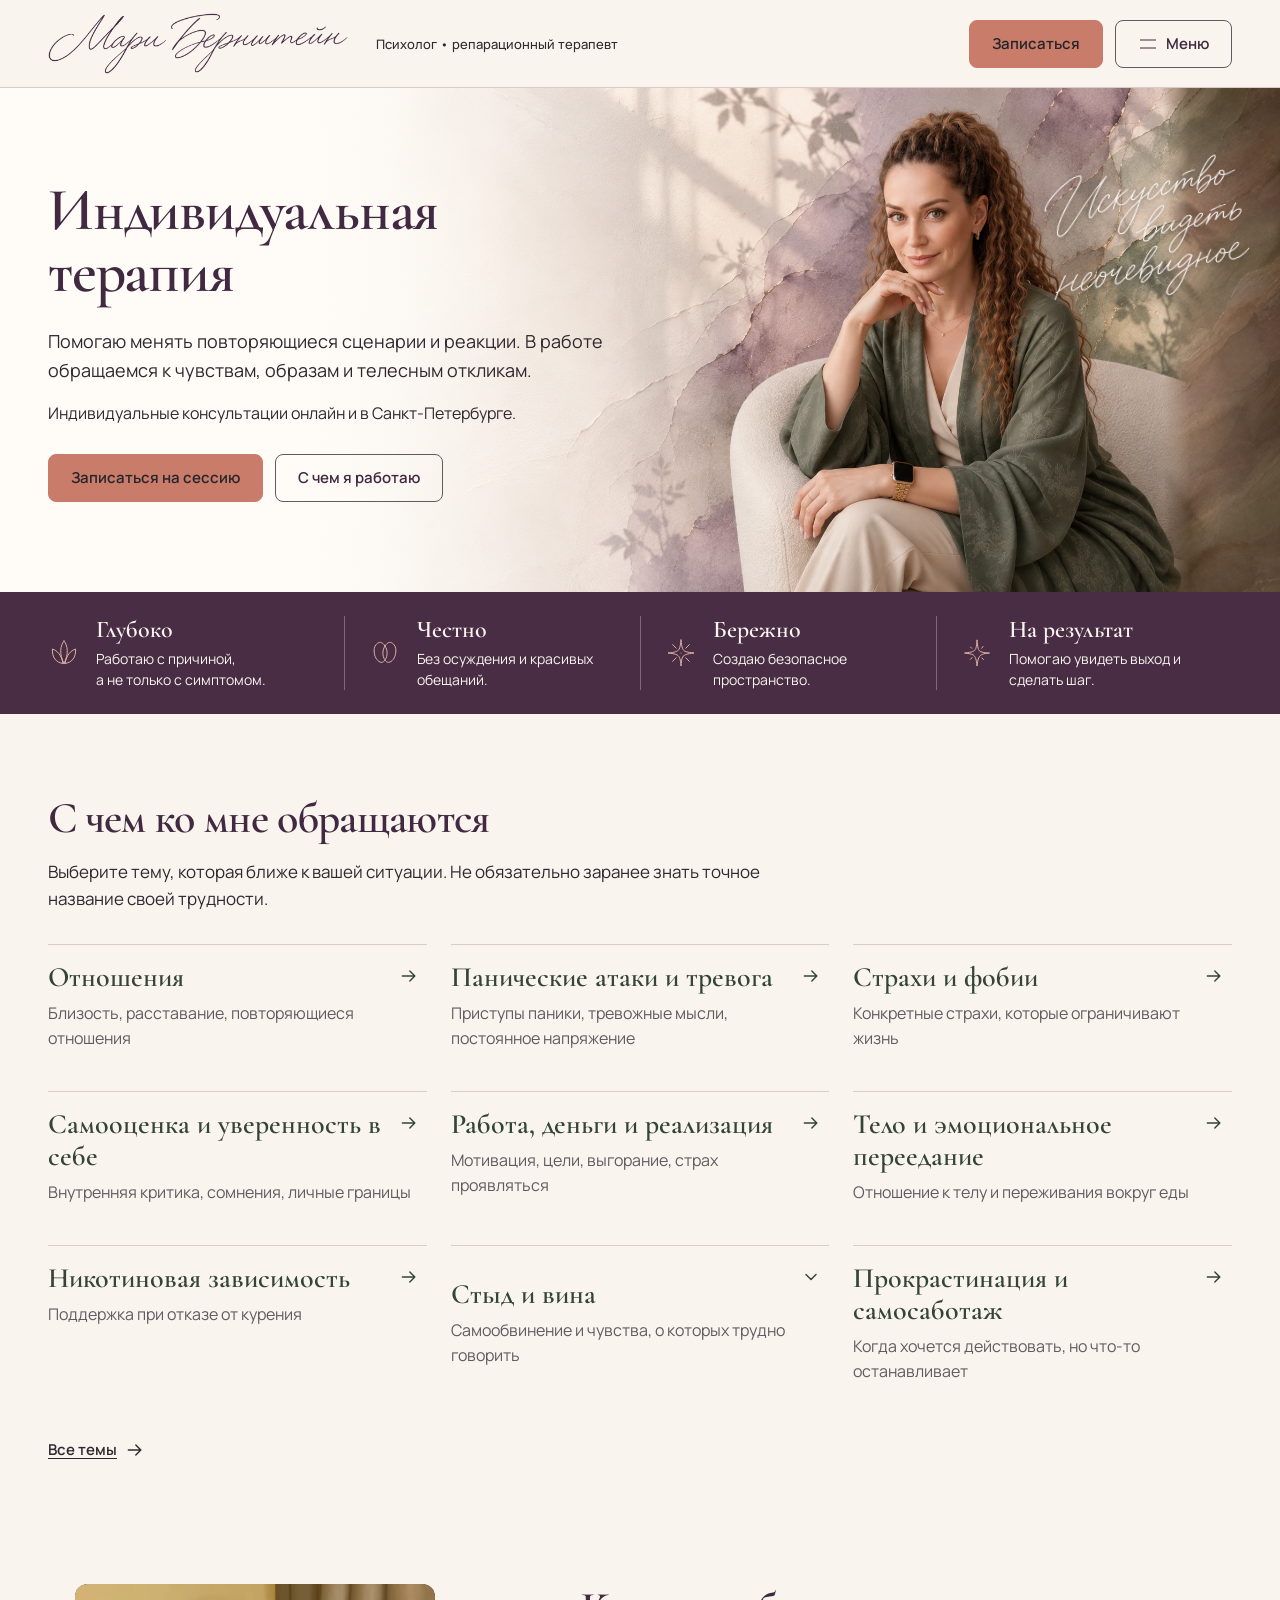
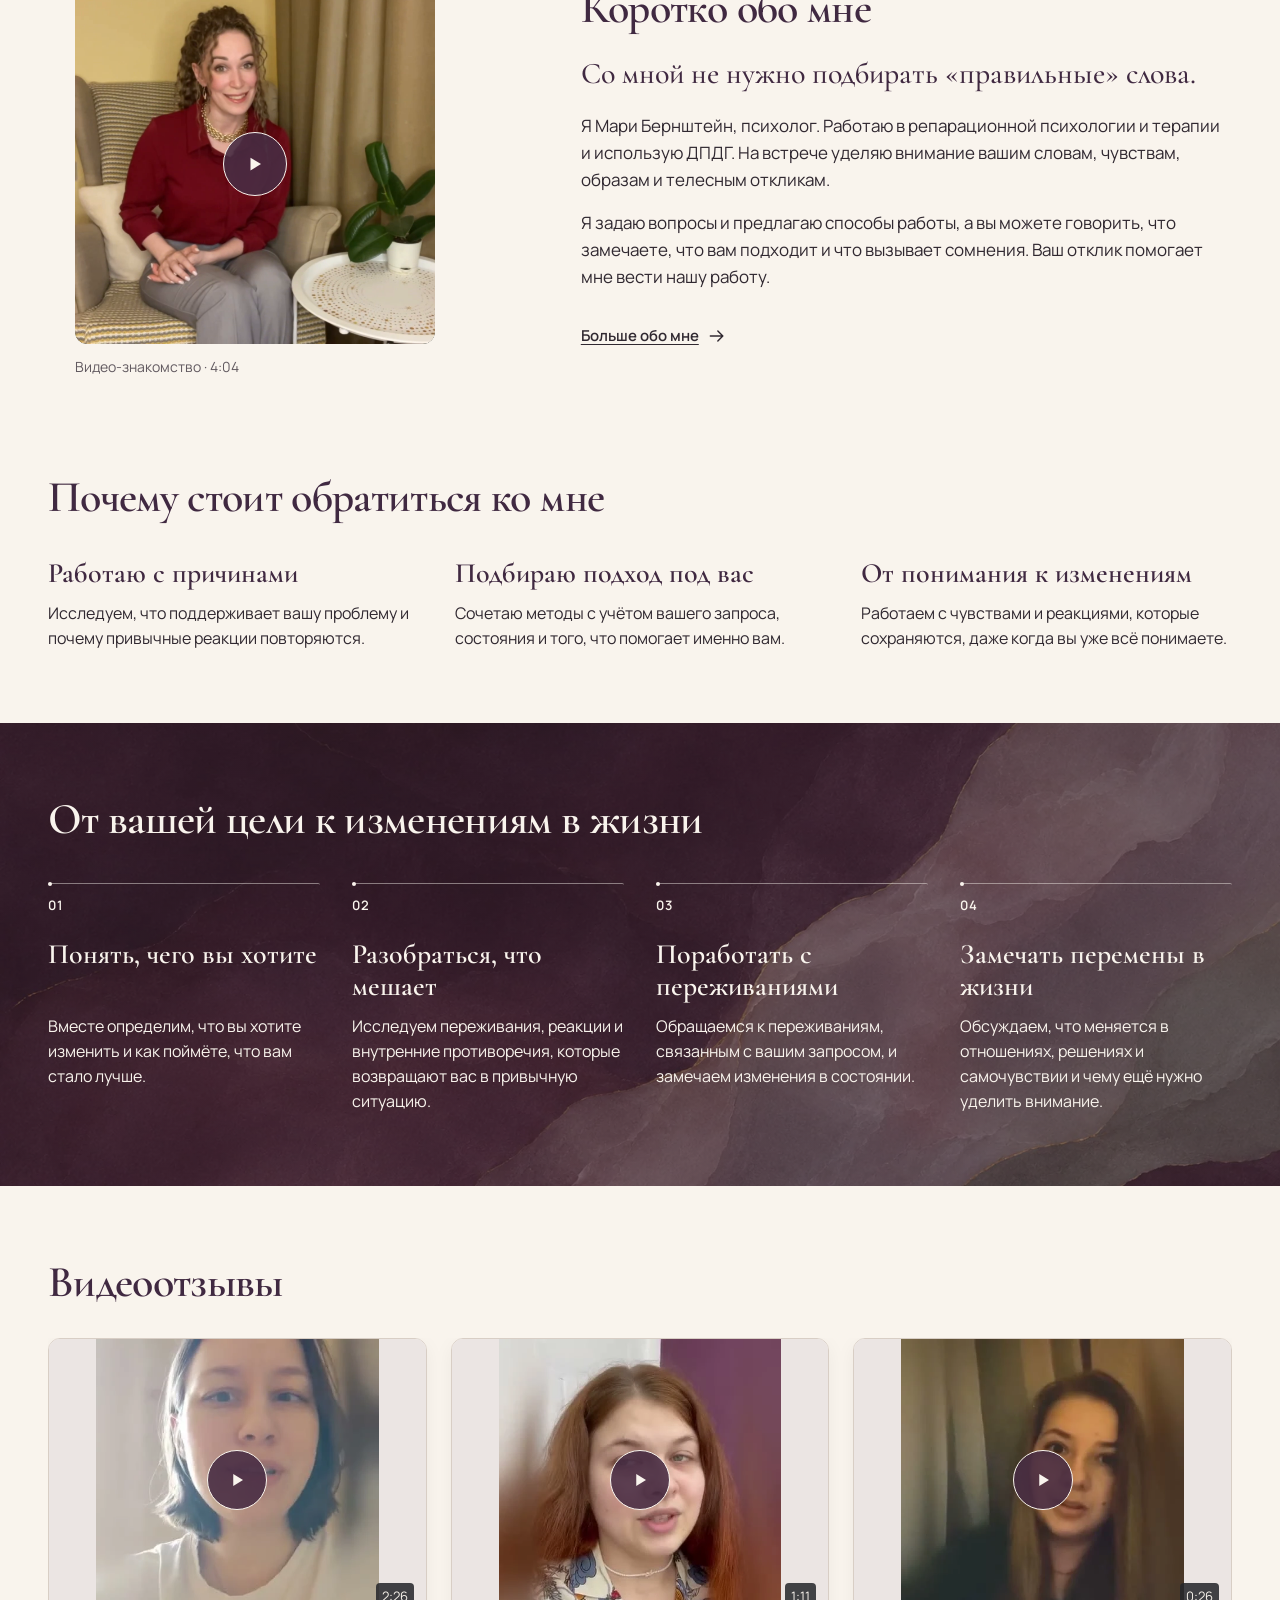
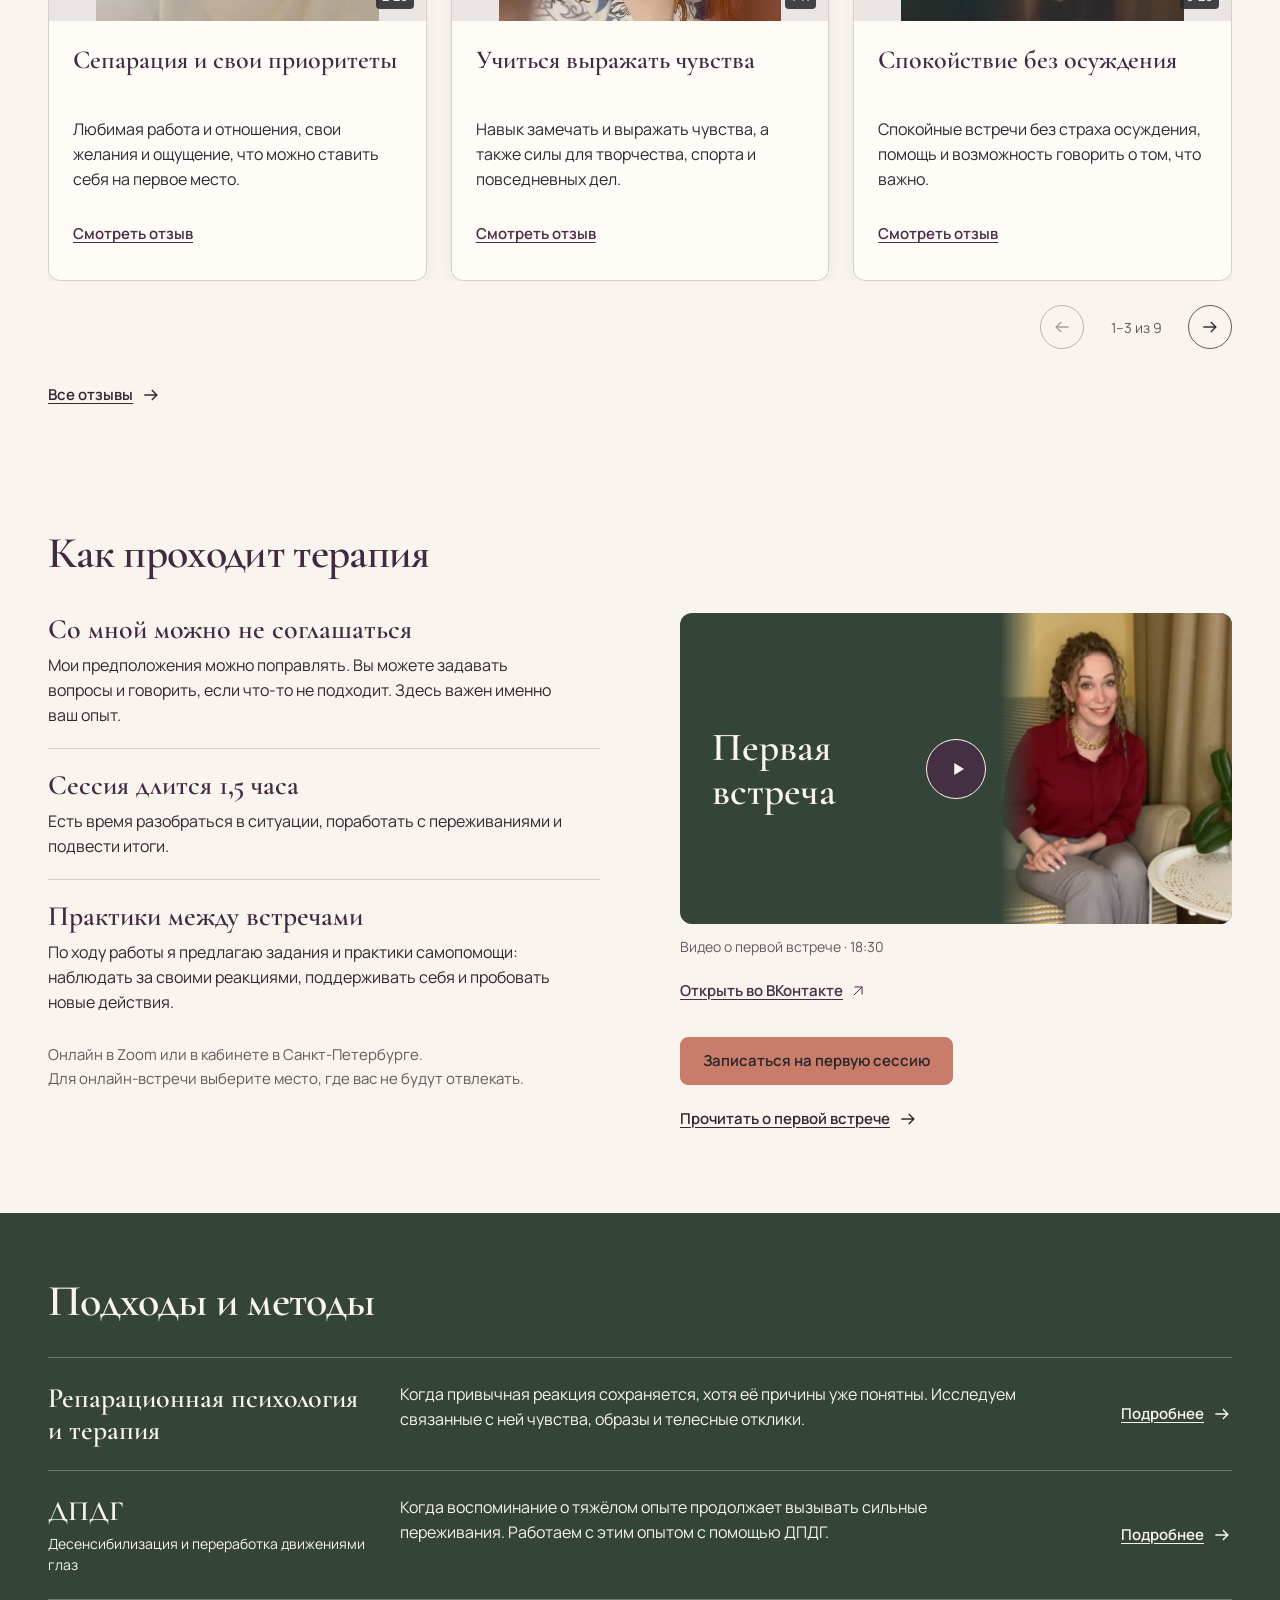
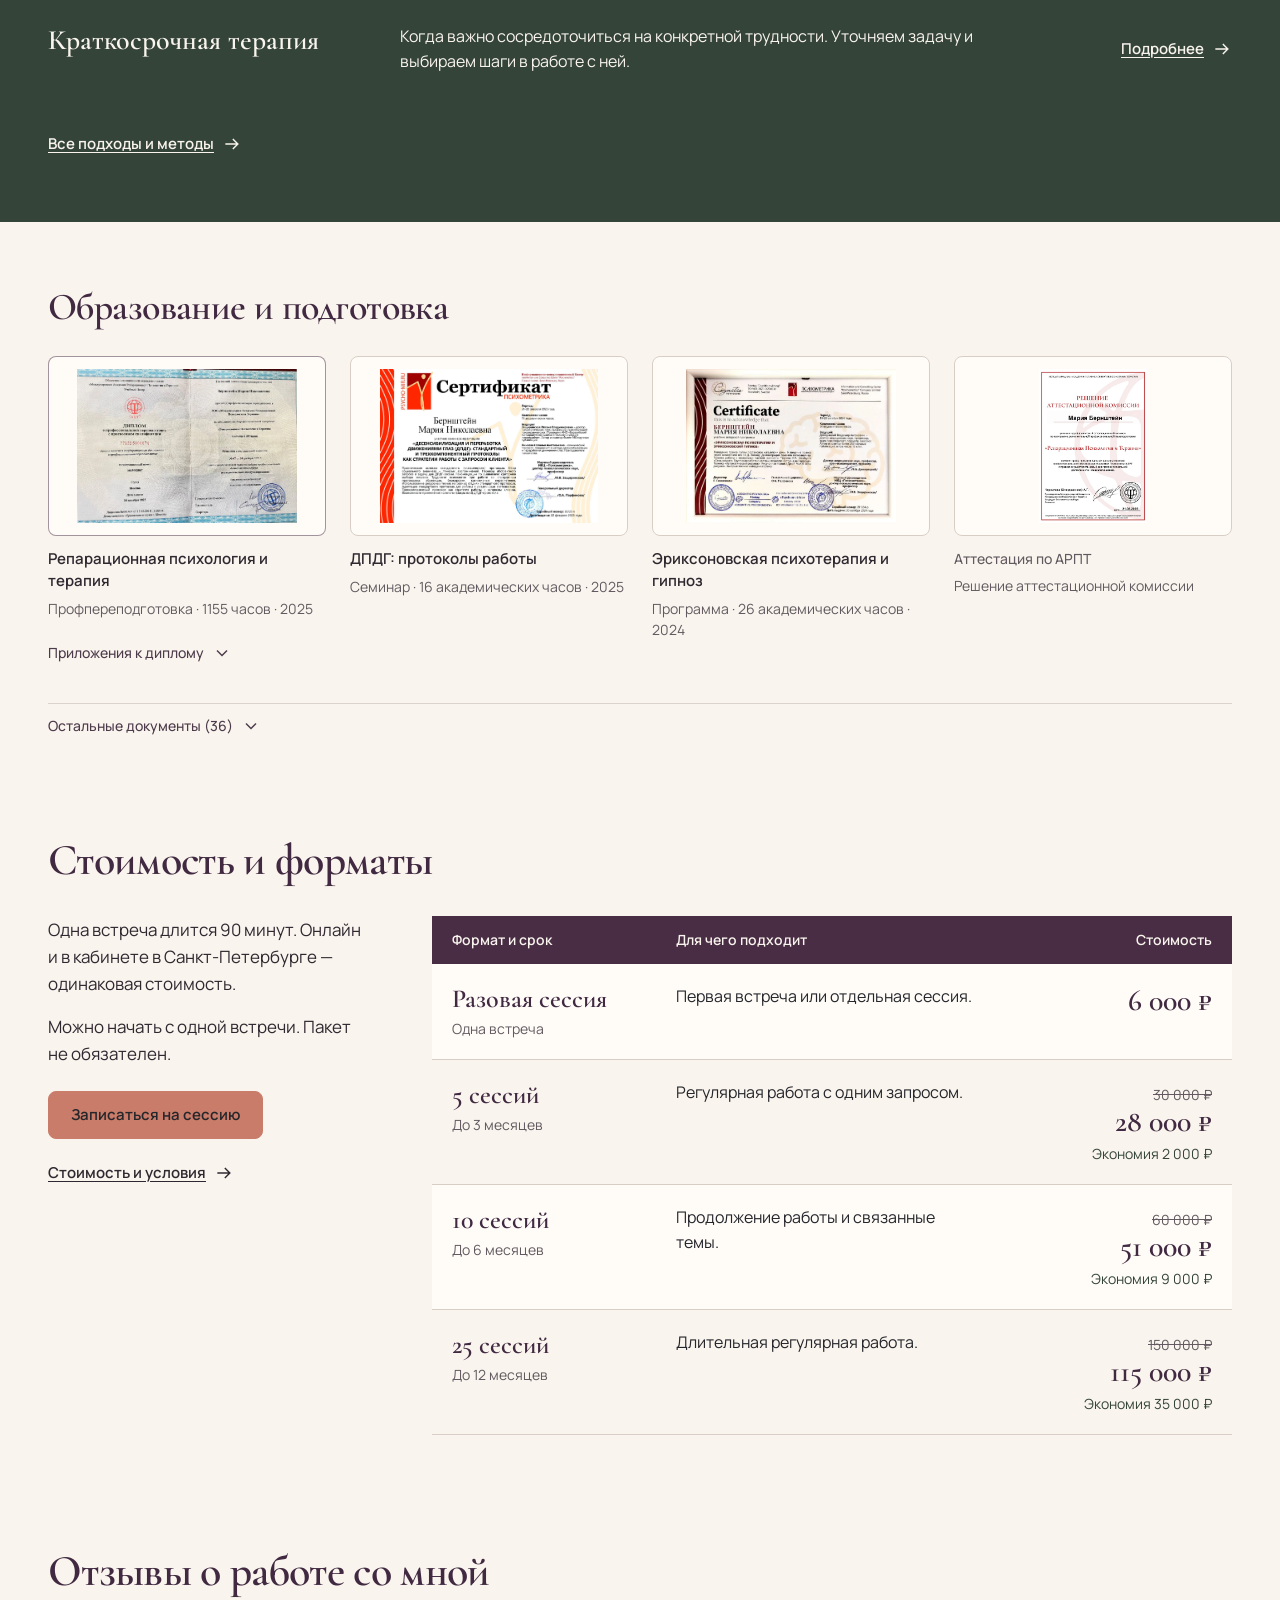
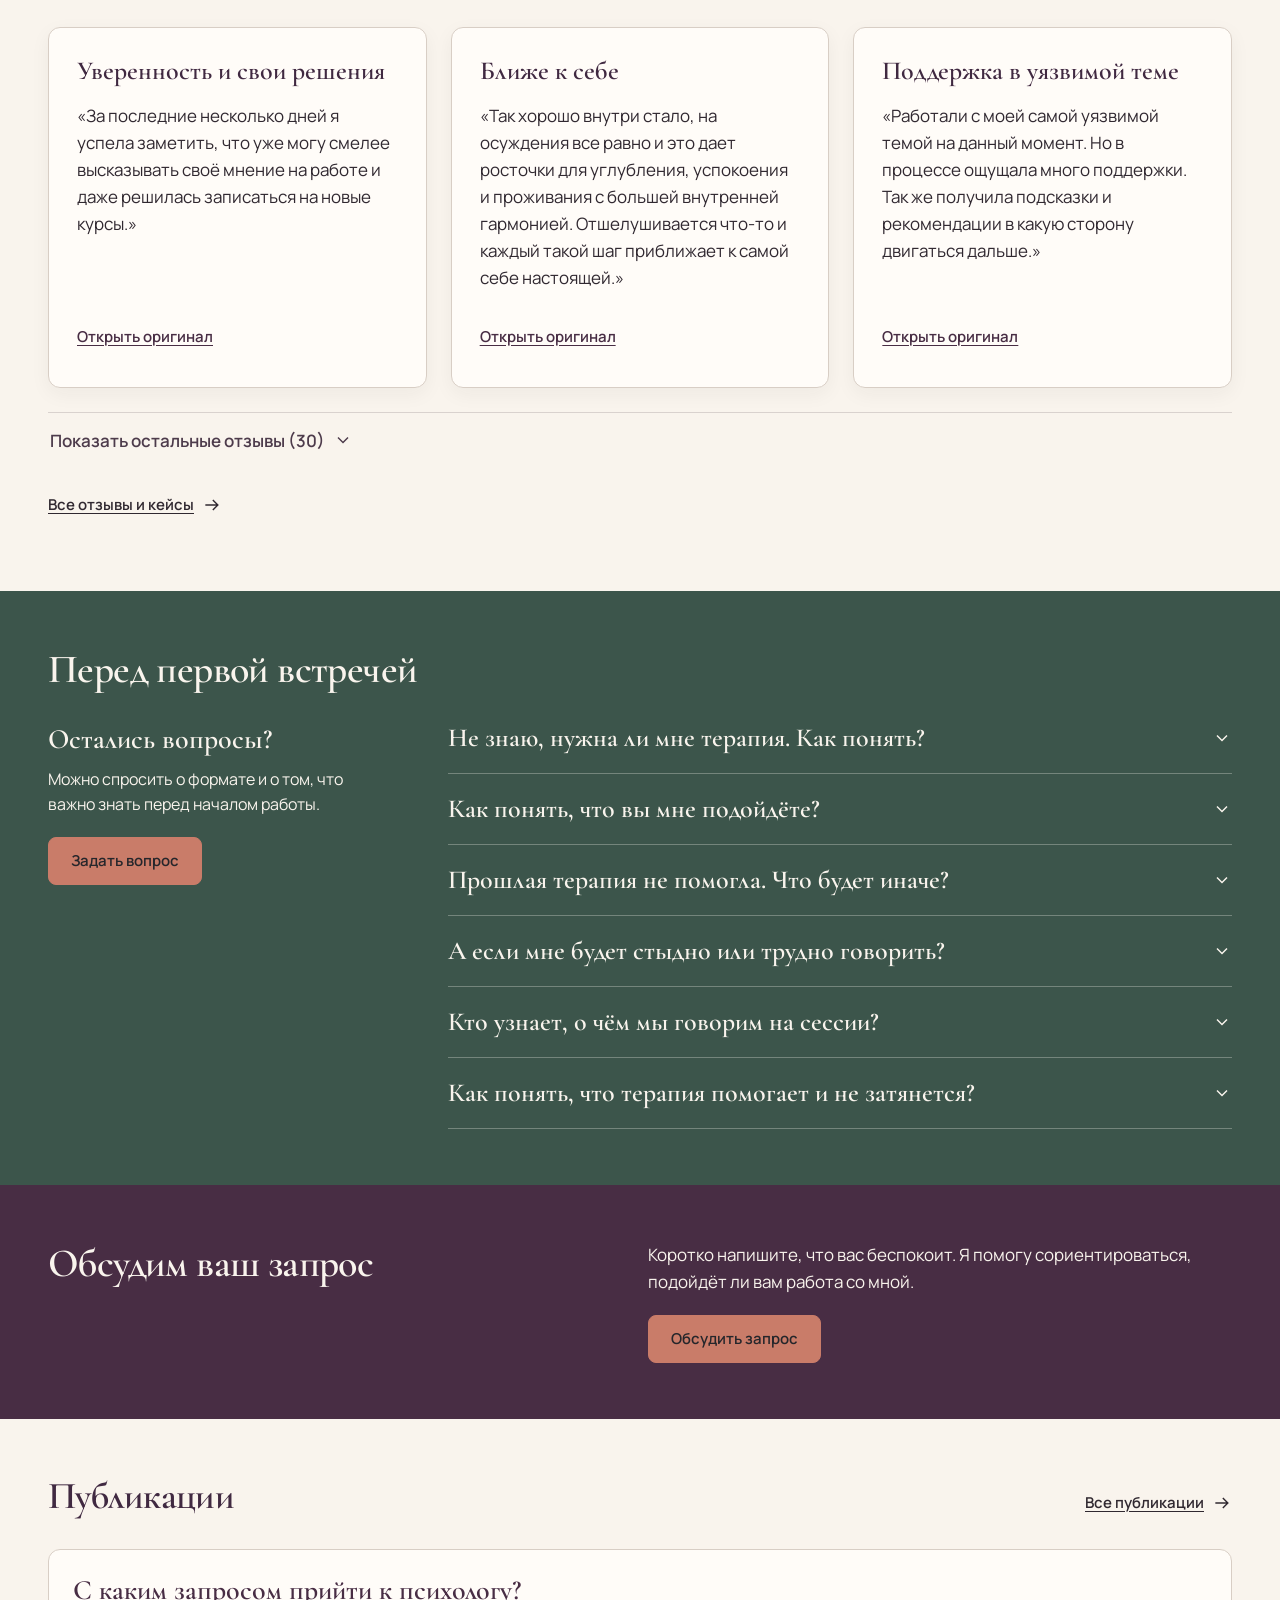
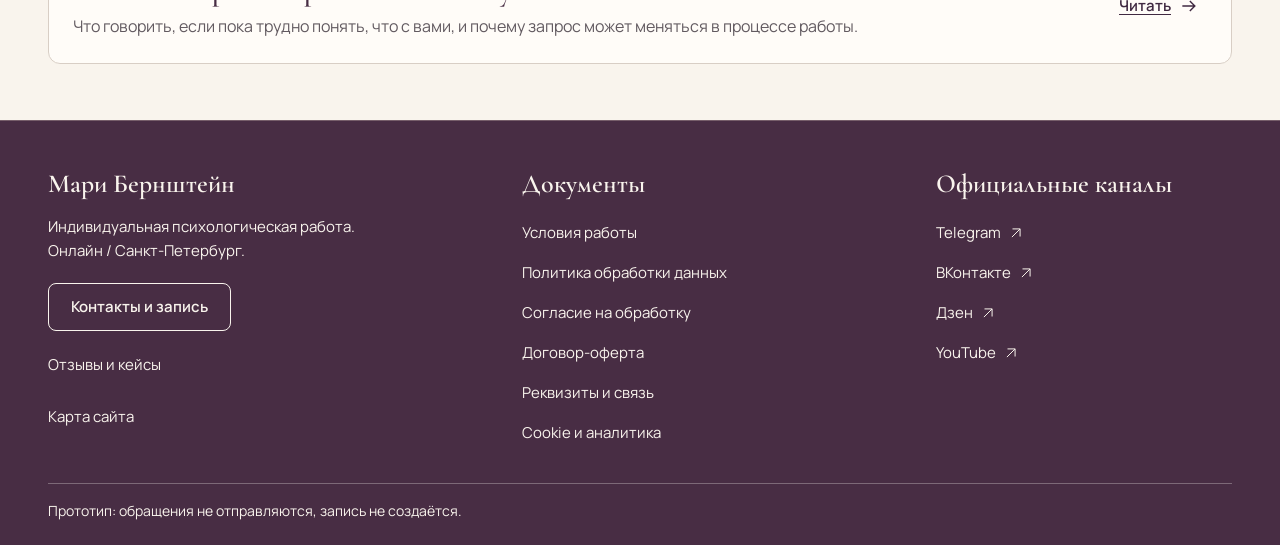
<file: v5/index.html>
<!doctype html><html lang="ru"><head><meta charset="utf-8"><meta name="viewport" content="width=device-width,initial-scale=1"><meta name="robots" content="noindex,nofollow"><title>Главная · Мари Бернштейн</title><link rel="stylesheet" href="v4-inherited.css"><link rel="stylesheet" href="v4-layout.css"><link rel="stylesheet" href="v4-body.css"><link rel="stylesheet" href="v4-ui.css"><link rel="preload" as="image" href="assets/hero-1672.webp" imagesrcset="assets/hero-840.webp 840w, assets/hero-1672.webp 1672w" imagesizes="(max-width: 680px) 100vw, 85vw" fetchpriority="high"><meta name="design-version" content="V5"></head><body class="concept-b concept-mari"><div id="app"><header class="site-header"><div class="header-inner shell"><strong>Мари Бернштейн</strong><a href="#native-contact">Стоимость и связь по поводу записи</a></div></header><main class="main"><section class="section"><div class="inside"><p>Психолог · репарационный терапевт</p><h1>Мари Бернштейн</h1><p>Индивидуальные консультации онлайн и в Санкт-Петербурге.</p><p>Это резерв чтения статического прототипа. Формы здесь ничего не отправляют.</p></div></section></main></div><section id="native-contact" class="native-fallback" aria-labelledby="reserve-title"><h2 id="reserve-title">Если форма не открывается</h2><p>Ничего не отправлено. Здесь указаны стоимость, порядок записи и проверенный контакт для согласования консультации.</p><table class="price-table"><tr><th>Формат</th><th>Полная стоимость</th></tr><tr><td>90 минут</td><td>6000 ₽</td></tr><tr><td>5 встреч</td><td>28 000 ₽</td></tr><tr><td>10 встреч</td><td>51 000 ₽</td></tr><tr><td>25 встреч</td><td>115 000 ₽</td></tr></table><p>Цена одинакова онлайн и очно. Одна встреча доступна отдельно. Время и формат согласуются до 100% предоплаты; затем запись подтверждается.</p><h3>Перенос и отмена</h3><p>За 24 часа или раньше: перенос или возврат по текущему правилу. Менее чем за 24 часа, встреча считается проведённой и оплачивается. Если Мари отменяет или переносит встречу менее чем за 24 часа, следующая встреча бесплатна.</p><p data-fallback-contact><a class="button quiet" href="https://t.me/MarusyaBern" target="_blank" rel="noopener" aria-label="Связаться по поводу записи в Telegram (откроется в новой вкладке)">Связаться по поводу записи в Telegram</a></p><p data-fallback-paused hidden>Сейчас новые запросы не принимаются.</p><p class="small">Внешняя ссылка открывает Telegram. Сообщение не отправляется автоматически и время не бронируется.</p></section><noscript><style>.native-fallback{display:block}</style></noscript><dialog id="flow-dialog" aria-labelledby="flow-title"><div class="dialog-header"><h2 id="flow-title"></h2><button type="button" data-close aria-label="Закрыть окно">×</button></div><div class="dialog-body" id="flow-body"></div></dialog><script>window.PROTOTYPE_VARIANT="A";window.PROTOTYPE_DATA={"pages":{"H01":{"id":"H01","name":"Главная","url":"/","parent":null,"children":[],"crumbs":["H01"],"planning_status":"LAUNCH","published":false},"H02":{"id":"H02","name":"Онлайн-консультация","url":"/psiholog-online/","parent":null,"children":[],"crumbs":["H01","H02"],"planning_status":"LAUNCH","published":false},"H23":{"id":"H23","name":"Как проходит сессия","url":"/kak-prohodit-sessiya/","parent":null,"children":[],"crumbs":["H01","H23"],"planning_status":"LAUNCH","published":false},"A02":{"id":"A02","name":"Стоимость и форматы","url":"/stoimost/","parent":null,"children":[],"crumbs":["H01","A02"],"planning_status":"LAUNCH","published":false},"H22":{"id":"H22","name":"Контакты и запись","url":"/kontakty/","parent":null,"children":[],"crumbs":["H01","H22"],"planning_status":"LAUNCH","published":false},"A04":{"id":"A04","name":"Условия работы и частые вопросы","url":"/usloviya-raboty/","parent":null,"children":[],"crumbs":["H01","A04"],"planning_status":"LAUNCH","published":false},"TOPICS":{"id":"TOPICS","name":"Темы терапии","url":"/temy/","parent":null,"children":["TG_REL","TG_ANX","TG_FEAR","TG_SELF","TG_WORK","TG_PARENT","TG_CHILD","TG_BODY","TG_EMO"],"crumbs":["H01","TOPICS"],"planning_status":"LAUNCH","published":false,"baseline_name":"С чем я работаю: все темы"},"TG_REL":{"id":"TG_REL","name":"Отношения","url":"/temy/otnosheniya/","parent":"TOPICS","children":["TP01","TP02","TP03","TP04","TP05","TP06","TP07","TP08","TP09","TP10"],"crumbs":["H01","TOPICS","TG_REL"],"planning_status":"LAUNCH","published":false},"TG_ANX":{"id":"TG_ANX","name":"Панические атаки и тревожные расстройства","url":"/temy/trevoga-i-stress/","parent":"TOPICS","children":["TP11","TP12"],"crumbs":["H01","TOPICS","TG_ANX"],"planning_status":"LAUNCH","published":false,"baseline_name":"Тревога и стресс"},"TG_FEAR":{"id":"TG_FEAR","name":"Страхи и фобии","url":"/temy/strahi-i-fobii/","parent":"TOPICS","children":["TP13","TP14","TP15","TP16","FEAR_AIR","FEAR_HEIGHT","FEAR_WATER","FEAR_SPIDER","FEAR_DARK","FEAR_MED","FEAR_CLOSED","FEAR_OPEN","FEAR_VOMIT","FEAR_DOG","FEAR_MICROBE","FEAR_DEATH"],"crumbs":["H01","TOPICS","TG_FEAR"],"planning_status":"LAUNCH","published":false},"TG_SELF":{"id":"TG_SELF","name":"Самооценка и уверенность в себе","url":"/temy/samoocenka/","parent":"TOPICS","children":["TP17","TP18","TP19"],"crumbs":["H01","TOPICS","TG_SELF"],"planning_status":"LAUNCH","published":false,"baseline_name":"Самооценка и отношение к себе"},"TG_WORK":{"id":"TG_WORK","name":"Работа, деньги и реализация","url":"/temy/rabota-dengi-realizaciya/","parent":"TOPICS","children":["TP20","TP21","TP22","TP23","TP24","TP25","TP26"],"crumbs":["H01","TOPICS","TG_WORK"],"planning_status":"LAUNCH","published":false},"TG_PARENT":{"id":"TG_PARENT","name":"Отношения с родителями и сепарация","url":"/temy/roditeli-i-separaciya/","parent":"TOPICS","children":["TP27","TP28","TP29"],"crumbs":["H01","TOPICS","TG_PARENT"],"planning_status":"LAUNCH","published":false},"TG_CHILD":{"id":"TG_CHILD","name":"Материнство и отношения с детьми","url":"/temy/roditelstvo/","parent":"TOPICS","children":["TP30","TP31","TP32"],"crumbs":["H01","TOPICS","TG_CHILD"],"planning_status":"LAUNCH","published":false,"baseline_name":"Материнство и отношения с детьми"},"TG_BODY":{"id":"TG_BODY","name":"Тело и эмоциональное переедание","url":"/temy/telo-eda-privychki/","parent":"TOPICS","children":["TP33","TP34","TP35","TP36"],"crumbs":["H01","TOPICS","TG_BODY"],"baseline_name":"Тело, еда и привычки","planning_status":"LAUNCH","published":false},"TG_EMO":{"id":"TG_EMO","name":"Чувства, утраты и жизненные ориентиры","url":"/temy/chuvstva-i-poteri/","parent":"TOPICS","children":["TP37","TP38","TP39","TP40","TP41","TP42","TP43","TP44","TP45","TP46"],"crumbs":["H01","TOPICS","TG_EMO"],"planning_status":"LAUNCH","published":false,"baseline_name":"Чувства, потери и внутреннее состояние"},"TP01":{"id":"TP01","name":"Расставание и развод","url":"/temy/rasstavanie/","parent":"TG_REL","children":[],"crumbs":["H01","TOPICS","TG_REL","TP01"],"planning_status":"LAUNCH","published":false},"TP02":{"id":"TP02","name":"Эмоциональная зависимость","url":"/temy/emocionalnaya-zavisimost/","parent":"TG_REL","children":[],"crumbs":["H01","TOPICS","TG_REL","TP02"],"planning_status":"LAUNCH","published":false},"TP03":{"id":"TP03","name":"Созависимость","url":"/temy/sozavisimost/","parent":"TG_REL","children":[],"crumbs":["H01","TOPICS","TG_REL","TP03"],"planning_status":"LAUNCH","published":false},"TP05":{"id":"TP05","name":"Измена и предательство в отношениях","url":"/temy/izmena/","parent":"TG_REL","children":[],"crumbs":["H01","TOPICS","TG_REL","TP05"],"planning_status":"LAUNCH","published":false},"TP06":{"id":"TP06","name":"Ревность","url":"/temy/revnost/","parent":"TG_REL","children":[],"crumbs":["H01","TOPICS","TG_REL","TP06"],"planning_status":"LAUNCH","published":false},"TP07":{"id":"TP07","name":"Личные границы и конфликты","url":"/temy/konflikty-i-granicy/","parent":"TG_REL","children":[],"crumbs":["H01","TOPICS","TG_REL","TP07"],"planning_status":"LAUNCH","published":false},"TP08":{"id":"TP08","name":"Страх близости и недоступные партнёры","url":"/temy/blizost-i-nedostupnye-partnery/","parent":"TG_REL","children":[],"crumbs":["H01","TOPICS","TG_REL","TP08"],"planning_status":"LAUNCH","published":false},"TP11":{"id":"TP11","name":"Панические атаки","url":"/temy/panicheskie-perezhivaniya/","parent":"TG_ANX","children":[],"crumbs":["H01","TOPICS","TG_ANX","TP11"],"planning_status":"LAUNCH","published":false,"baseline_name":"Панические атаки и страх повторения"},"TP13":{"id":"TP13","name":"Страх вождения","url":"/temy/strah-vozhdeniya/","parent":"TG_FEAR","children":[],"crumbs":["H01","TOPICS","TG_FEAR","TP13"],"planning_status":"LAUNCH","published":false},"TP14":{"id":"TP14","name":"Страх стоматолога","url":"/temy/strah-stomatologa/","parent":"TG_FEAR","children":[],"crumbs":["H01","TOPICS","TG_FEAR","TP14"],"planning_status":"LAUNCH","published":false},"TP15":{"id":"TP15","name":"Страх публичных выступлений","url":"/temy/strah-vystupleniy/","parent":"TG_FEAR","children":[],"crumbs":["H01","TOPICS","TG_FEAR","TP15"],"planning_status":"LAUNCH","published":false},"TP16":{"id":"TP16","name":"Страх общения и социальной оценки","url":"/temy/strah-obshcheniya/","parent":"TG_FEAR","children":[],"crumbs":["H01","TOPICS","TG_FEAR","TP16"],"planning_status":"LAUNCH","published":false},"TP17":{"id":"TP17","name":"Внутренний критик и самокритика","url":"/temy/vnutrenniy-kritik/","parent":"TG_SELF","children":[],"crumbs":["H01","TOPICS","TG_SELF","TP17"],"planning_status":"LAUNCH","published":false},"TP18":{"id":"TP18","name":"Синдром самозванца","url":"/temy/sindrom-samozvanca/","parent":"TG_SELF","children":[],"crumbs":["H01","TOPICS","TG_SELF","TP18"],"planning_status":"LAUNCH","published":false},"TP19":{"id":"TP19","name":"Потеря себя и жизненных ориентиров","url":"/temy/poterya-sebya/","parent":"TG_SELF","children":[],"crumbs":["H01","TOPICS","TG_SELF","TP19"],"planning_status":"LAUNCH","published":false,"presentation_parent":"TG_EMO"},"TP23":{"id":"TP23","name":"Выгорание и перегрузка","url":"/temy/vygoranie/","parent":"TG_WORK","children":[],"crumbs":["H01","TOPICS","TG_WORK","TP23"],"planning_status":"LAUNCH","published":false},"TP24":{"id":"TP24","name":"Прокрастинация и самосаботаж","url":"/temy/prokrastinaciya/","parent":"TG_WORK","children":[],"crumbs":["H01","TOPICS","TG_WORK","TP24"],"planning_status":"LAUNCH","published":false},"TP28":{"id":"TP28","name":"Сепарация от родителей","url":"/temy/separaciya/","parent":"TG_PARENT","children":[],"crumbs":["H01","TOPICS","TG_PARENT","TP28"],"planning_status":"LAUNCH","published":false,"baseline_name":"Сепарация взрослого ребёнка"},"TP29":{"id":"TP29","name":"Когда взрослый ребёнок начинает жить отдельно","url":"/temy/vzroslyy-rebenok/","parent":"TG_PARENT","children":[],"crumbs":["H01","TOPICS","TG_PARENT","TP29"],"planning_status":"LAUNCH","published":false,"baseline_name":"Когда взрослый ребёнок отделяется","presentation_parent":"TG_CHILD"},"TP30":{"id":"TP30","name":"Срываюсь и кричу на ребёнка","url":"/temy/sryvy-na-rebenka/","parent":"TG_CHILD","children":[],"crumbs":["H01","TOPICS","TG_CHILD","TP30"],"planning_status":"LAUNCH","published":false},"TP33":{"id":"TP33","name":"Эмоциональное переедание","url":"/temy/emocionalnoe-pereedanie/","parent":"TG_BODY","children":[],"crumbs":["H01","TOPICS","TG_BODY","TP33"],"planning_status":"LAUNCH","published":false},"TP40":{"id":"TP40","name":"Гнев и раздражение","url":"/temy/gnev-i-razdrazhenie/","parent":"TG_EMO","children":[],"crumbs":["H01","TOPICS","TG_EMO","TP40"],"planning_status":"LAUNCH","published":false},"TP42":{"id":"TP42","name":"Одиночество","url":"/temy/odinochestvo/","parent":"TG_EMO","children":[],"crumbs":["H01","TOPICS","TG_EMO","TP42"],"planning_status":"LAUNCH","published":false},"TP43":{"id":"TP43","name":"Горе и утрата","url":"/temy/gore-i-utrata/","parent":"TG_EMO","children":[],"crumbs":["H01","TOPICS","TG_EMO","TP43"],"planning_status":"LAUNCH","published":false},"TP44":{"id":"TP44","name":"Бессилие, пустота и упадок сил","url":"/temy/bessilie-i-pustota/","parent":"TG_EMO","children":[],"crumbs":["H01","TOPICS","TG_EMO","TP44"],"planning_status":"LAUNCH","published":false},"TP45":{"id":"TP45","name":"ПТСР, кПТСР и последствия травмы","url":"/temy/travmaticheskie-perezhivaniya/","parent":"TG_EMO","children":[],"crumbs":["H01","TOPICS","TG_EMO","TP45"],"planning_status":"LAUNCH","published":false,"baseline_name":"Травматические переживания"},"FEAR_AIR":{"id":"FEAR_AIR","name":"Страх полётов / аэрофобия","url":"/temy/aerofobiya/","parent":"TG_FEAR","children":[],"crumbs":["H01","TOPICS","TG_FEAR","FEAR_AIR"],"planning_status":"LAUNCH","published":false},"FEAR_HEIGHT":{"id":"FEAR_HEIGHT","name":"Страх высоты","url":"/temy/strah-vysoty/","parent":"TG_FEAR","children":[],"crumbs":["H01","TOPICS","TG_FEAR","FEAR_HEIGHT"],"planning_status":"LAUNCH","published":false},"FEAR_SPIDER":{"id":"FEAR_SPIDER","name":"Страх пауков","url":"/temy/strah-paukov/","parent":"TG_FEAR","children":[],"crumbs":["H01","TOPICS","TG_FEAR","FEAR_SPIDER"],"planning_status":"LAUNCH","published":false},"FEAR_VOMIT":{"id":"FEAR_VOMIT","name":"Страх рвоты","url":"/temy/strah-rvoty/","parent":"TG_FEAR","children":[],"crumbs":["H01","TOPICS","TG_FEAR","FEAR_VOMIT"],"planning_status":"LAUNCH","published":false},"A01":{"id":"A01","name":"Как я работаю: подходы и методы","url":"/podhod/","parent":null,"children":["M01","M02","M05"],"crumbs":["H01","A01"],"planning_status":"LAUNCH","published":false},"M01":{"id":"M01","name":"Репарационная психология и терапия","url":"/podhod/arpt/","parent":"A01","children":[],"crumbs":["H01","A01","M01"],"planning_status":"LAUNCH","published":false,"baseline_name":"АРПТ: репарационная работа"},"M02":{"id":"M02","name":"ДПДГ: десенсибилизация и переработка движениями глаз","url":"/podhod/dpdg/","parent":"A01","children":[],"crumbs":["H01","A01","M02"],"planning_status":"LAUNCH","published":false,"baseline_name":"ДПДГ"},"M05":{"id":"M05","name":"Краткосрочная терапия","url":"/podhod/kratkosrochnaya-rabota/","parent":"A01","children":[],"crumbs":["H01","A01","M05"],"planning_status":"LAUNCH","published":false,"baseline_name":"Краткосрочная терапия"},"H21":{"id":"H21","name":"Обо мне","url":"/o-mne/","parent":null,"children":[],"crumbs":["H01","H21"],"planning_status":"LAUNCH","published":false},"A05":{"id":"A05","name":"Отзывы и кейсы","url":"/otzyvy/","parent":null,"children":[],"crumbs":["H01","A05"],"planning_status":"LAUNCH","published":false},"A07":{"id":"A07","name":"Блог","url":"/stati/","parent":null,"children":[],"crumbs":["H01","A07"],"planning_status":"LAUNCH","published":false},"L01":{"id":"L01","name":"Политика обработки персональных данных","url":"/privacy/","parent":null,"children":[],"crumbs":["H01","L01"],"planning_status":"LAUNCH","published":false},"L02":{"id":"L02","name":"Согласие на обработку данных","url":"/consent/","parent":null,"children":[],"crumbs":["H01","L02"],"planning_status":"LAUNCH","published":false},"L04":{"id":"L04","name":"Договор-оферта","url":"/offer-consultations/","parent":null,"children":[],"crumbs":["H01","L04"],"planning_status":"LAUNCH","published":false,"baseline_name":"Договор / оферта на индивидуальные услуги"},"L05":{"id":"L05","name":"Реквизиты и связь","url":"/rekvizity/","parent":null,"children":[],"crumbs":["H01","L05"],"planning_status":"LAUNCH","published":false,"baseline_name":"Сведения об исполнителе и обращения"},"L06":{"id":"L06","name":"Cookie и настройки аналитики","url":"/cookies/","parent":null,"children":[],"crumbs":["H01","L06"],"planning_status":"LAUNCH","published":false},"SITEMAP":{"id":"SITEMAP","name":"Карта сайта","url":"/karta-sayta/","parent":null,"children":[],"crumbs":["H01","SITEMAP"],"planning_status":"LAUNCH","published":false},"FEAR_DEATH":{"id":"FEAR_DEATH","name":"Страх смерти","url":"/temy/strah-smerti/","parent":"TG_FEAR","children":[],"crumbs":["H01","TOPICS","TG_FEAR","FEAR_DEATH"],"planning_status":"LAUNCH","published":false},"TP36":{"id":"TP36","name":"Психологическая поддержка отказа от курения","url":"/temy/otkaz-ot-kureniya/","parent":"TG_BODY","children":[],"crumbs":["H01","TOPICS","TG_BODY","TP36"],"baseline_status":"OPTIONAL","prototype_status":"LAUNCH_CANDIDATE_BY_OWNER_REQUEST","planning_status":"OPTIONAL","published":false},"TP37":{"id":"TP37","name":"Чувство вины","url":"/temy/chuvstvo-viny/","parent":"TG_EMO","children":[],"crumbs":["H01","TOPICS","TG_EMO","TP37"],"baseline_status":"OPTIONAL","prototype_status":"LAUNCH_CANDIDATE_BY_OWNER_REQUEST","planning_status":"OPTIONAL","published":false},"TP38":{"id":"TP38","name":"Стыд","url":"/temy/styd/","parent":"TG_EMO","children":[],"crumbs":["H01","TOPICS","TG_EMO","TP38"],"baseline_status":"OPTIONAL","prototype_status":"LAUNCH_CANDIDATE_BY_OWNER_REQUEST","planning_status":"OPTIONAL","published":false},"TP04":{"id":"TP04","name":"Повторяющийся выбор партнёров","url":"/temy/vybor-partnerov/","parent":"TG_REL","children":[],"crumbs":["H01","TOPICS","TG_REL","TP04"],"planning_status":"OPTIONAL","published":false},"TP09":{"id":"TP09","name":"Здоровые отношения","url":"/temy/zdorovye-otnosheniya/","parent":"TG_REL","children":[],"crumbs":["H01","TOPICS","TG_REL","TP09"],"planning_status":"OPTIONAL","published":false},"TP10":{"id":"TP10","name":"Сексуальность в индивидуальной работе","url":"/temy/seksualnost/","parent":"TG_REL","children":[],"crumbs":["H01","TOPICS","TG_REL","TP10"],"planning_status":"OPTIONAL","published":false},"TP12":{"id":"TP12","name":"Повторяющиеся тревожные мысли","url":"/temy/trevozhnye-mysli/","parent":"TG_ANX","children":[],"crumbs":["H01","TOPICS","TG_ANX","TP12"],"planning_status":"OPTIONAL","published":false},"TP20":{"id":"TP20","name":"Отношения с деньгами","url":"/temy/otnosheniya-s-dengami/","parent":"TG_WORK","children":[],"crumbs":["H01","TOPICS","TG_WORK","TP20"],"planning_status":"OPTIONAL","published":false},"TP21":{"id":"TP21","name":"Финансовый потолок и страх успеха","url":"/temy/finansovyy-potolok/","parent":"TG_WORK","children":[],"crumbs":["H01","TOPICS","TG_WORK","TP21"],"planning_status":"OPTIONAL","published":false},"TP22":{"id":"TP22","name":"Страх проявляться и продавать","url":"/temy/strah-proyavlyatsya/","parent":"TG_WORK","children":[],"crumbs":["H01","TOPICS","TG_WORK","TP22"],"planning_status":"OPTIONAL","published":false},"TP25":{"id":"TP25","name":"Мотивация, цели и профессиональная реализация","url":"/temy/celi-i-realizaciya/","parent":"TG_WORK","children":[],"crumbs":["H01","TOPICS","TG_WORK","TP25"],"planning_status":"OPTIONAL","published":false,"baseline_name":"Цели и профессиональная реализация"},"TP26":{"id":"TP26","name":"Поиск смысла и предназначения","url":"/temy/smysl-i-prednaznachenie/","parent":"TG_WORK","children":[],"crumbs":["H01","TOPICS","TG_WORK","TP26"],"planning_status":"OPTIONAL","published":false},"TP27":{"id":"TP27","name":"Отношения с матерью и отцом","url":"/temy/otnosheniya-s-roditelyami/","parent":"TG_PARENT","children":[],"crumbs":["H01","TOPICS","TG_PARENT","TP27"],"planning_status":"OPTIONAL","published":false},"TP31":{"id":"TP31","name":"Материнская перегрузка и выгорание","url":"/temy/materinskaya-peregruzka/","parent":"TG_CHILD","children":[],"crumbs":["H01","TOPICS","TG_CHILD","TP31"],"planning_status":"OPTIONAL","published":false},"TP32":{"id":"TP32","name":"Переживания после рождения ребёнка","url":"/temy/posle-rozhdeniya-rebenka/","parent":"TG_CHILD","children":[],"crumbs":["H01","TOPICS","TG_CHILD","TP32"],"planning_status":"OPTIONAL","published":false},"TP34":{"id":"TP34","name":"Отношение к своему телу","url":"/temy/otnoshenie-k-telu/","parent":"TG_BODY","children":[],"crumbs":["H01","TOPICS","TG_BODY","TP34"],"planning_status":"OPTIONAL","published":false},"TP35":{"id":"TP35","name":"Психосоматика и телесные проявления","url":"/temy/psihosomatika/","parent":"TG_BODY","children":[],"crumbs":["H01","TOPICS","TG_BODY","TP35"],"planning_status":"OPTIONAL","published":false},"TP39":{"id":"TP39","name":"Обида","url":"/temy/obida/","parent":"TG_EMO","children":[],"crumbs":["H01","TOPICS","TG_EMO","TP39"],"planning_status":"OPTIONAL","published":false},"TP41":{"id":"TP41","name":"Зависть","url":"/temy/zavist/","parent":"TG_EMO","children":[],"crumbs":["H01","TOPICS","TG_EMO","TP41"],"planning_status":"OPTIONAL","published":false},"TP46":{"id":"TP46","name":"Длительная разлука и неопределённость","url":"/temy/razluka-i-neopredelennost/","parent":"TG_EMO","children":[],"crumbs":["H01","TOPICS","TG_EMO","TP46"],"planning_status":"OPTIONAL","published":false},"FEAR_WATER":{"id":"FEAR_WATER","name":"Страх воды","url":"/temy/strah-vody/","parent":"TG_FEAR","children":[],"crumbs":["H01","TOPICS","TG_FEAR","FEAR_WATER"],"planning_status":"HOLD","published":false},"FEAR_DARK":{"id":"FEAR_DARK","name":"Страх темноты","url":"/temy/strah-temnoty/","parent":"TG_FEAR","children":[],"crumbs":["H01","TOPICS","TG_FEAR","FEAR_DARK"],"planning_status":"HOLD","published":false},"FEAR_MED":{"id":"FEAR_MED","name":"Страх врачей, уколов и крови","url":"/temy/strah-vrachey/","parent":"TG_FEAR","children":[],"crumbs":["H01","TOPICS","TG_FEAR","FEAR_MED"],"planning_status":"OPTIONAL","published":false},"FEAR_CLOSED":{"id":"FEAR_CLOSED","name":"Замкнутые пространства","url":"/temy/zamknutye-prostranstva/","parent":"TG_FEAR","children":[],"crumbs":["H01","TOPICS","TG_FEAR","FEAR_CLOSED"],"planning_status":"HOLD","published":false},"FEAR_OPEN":{"id":"FEAR_OPEN","name":"Страх выйти из дома и открытых мест","url":"/temy/otkrytye-mesta/","parent":"TG_FEAR","children":[],"crumbs":["H01","TOPICS","TG_FEAR","FEAR_OPEN"],"planning_status":"HOLD","published":false},"FEAR_DOG":{"id":"FEAR_DOG","name":"Страх собак","url":"/temy/strah-sobak/","parent":"TG_FEAR","children":[],"crumbs":["H01","TOPICS","TG_FEAR","FEAR_DOG"],"planning_status":"OPTIONAL","published":false},"FEAR_MICROBE":{"id":"FEAR_MICROBE","name":"Страх микробов и заражения","url":"/temy/strah-zarazheniya/","parent":"TG_FEAR","children":[],"crumbs":["H01","TOPICS","TG_FEAR","FEAR_MICROBE"],"planning_status":"HOLD","published":false},"L03":{"id":"L03","name":"Согласие на информационные/рекламные сообщения","url":"/marketing-consent/","parent":null,"children":[],"crumbs":["H01","L03"],"planning_status":"OPTIONAL","published":false},"REQUEST_GUIDE":{"id":"REQUEST_GUIDE","name":"С каким запросом прийти к психологу?","url":null,"parent":"A07","children":[],"crumbs":["H01","A07","REQUEST_GUIDE"],"planning_status":"DRAFT","published":false,"seo_owner":null}},"groups":["TG_REL","TG_ANX","TG_FEAR","TG_SELF","TG_WORK","TG_PARENT","TG_CHILD","TG_BODY","TG_EMO"],"ui":{"BOOK_ENTRY":"Записаться на сессию","BOOK_SUBMIT":"Отправить заявку","BOOK_CONTACT_TITLE":"Как с вами связаться?","NAME_LABEL":"Как к вам обращаться?","BOOK_REVIEW_TITLE":"Проверьте перед отправкой","FORM_BACK":"Назад","FORM_CLOSE":"Закрыть","BOOK_SUCCESS":"Спасибо! Мы напишем вам, чтобы подобрать время сессии.","BOOK_BEFORE_SUBMIT":"Мы напишем вам, чтобы подобрать время сессии.","QUESTION_ENTRY":"Задать вопрос Мари","QUESTION_SUBMIT":"Отправить вопрос","QUESTION_TITLE":"Ваш вопрос Мари","QUESTION_CONTACT_TITLE":"Куда ответить?","QUESTION_REVIEW_TITLE":"Проверьте вопрос перед отправкой","QUESTION_BEFORE_CONTACT":"Контакт нужен для ответа по вашему вопросу. Ваш вопрос и голосовую запись я не публикую без отдельного разрешения.","QUESTION_BEFORE_CONTACT_TEXT_ONLY":"О чём хотите меня спросить? Можно коротко рассказать о ситуации, чтобы я лучше поняла ваш вопрос.","QUESTION_SUCCESS":"Спасибо за вопрос. Я отвечу вам по указанному контакту.","EMAIL_LABEL":"Email","TG_LABEL":"Имя пользователя Telegram","PHONE_LABEL":"Телефон с кодом страны","CONTACT_METHOD_LABEL":"Как вам ответить?","ERR_METHOD":"Выберите способ связи.","ERR_EMAIL_MISSING":"Укажите email для ответа.","ERR_TG_MISSING":"Укажите имя пользователя Telegram для ответа.","ERR_PHONE_MISSING":"Укажите номер для ответа.","ERR_EMAIL_FORMAT":"Проверьте email, например name@example.com.","ERR_TG_FORMAT":"Проверьте имя пользователя Telegram, например @username.","ERR_PHONE_FORMAT":"Проверьте номер телефона и код страны.","ERR_QUESTION_TEXT":"Напишите, о чём хотели бы спросить.","ERR_QUESTION_WITH_VOICE":"Напишите вопрос или добавьте запись.","VOICE_OPTION":"Задать вопрос голосом","VOICE_START":"Записать вопрос","VOICE_STOP":"Остановить запись","VOICE_PLAY":"Прослушать","VOICE_REPLACE":"Перезаписать","VOICE_DELETE":"Удалить запись","VOICE_TEXT":"Написать текстом","VOICE_BEFORE_RECORD":"Вы сможете прослушать и удалить запись. Она отправится только вместе с вопросом после вашего подтверждения.","VOICE_DENIED":"Не удалось включить микрофон. Можно написать вопрос текстом.","VOICE_LOCAL_DRAFT":"Запись ещё не отправлена.","VOICE_NOT_ADDED":"Запись не добавлена. Можно повторить запись или написать текст.","FORM_PENDING":"Отправляем…","FORM_FAILURE":"Не получилось отправить. Всё, что вы заполнили, осталось в форме. Можно вернуться к ней или попробовать ещё раз.","FORM_UNCERTAIN":"Не удалось подтвердить получение. Обращение могло дойти.","CHECK_STATUS":"Проверить получение","RETRY_SAME_OPERATION":"Повторить отправку","RETURN_READING":"Вернуться к чтению","BOOK_PAUSED":"Сейчас я не принимаю новые записи. Материалы сайта остаются для вас открыты.","NO_CONTACT_AVAILABLE":"Сейчас связаться через сайт не получается.","MODIFY_ENTRY":"Перенести или отменить встречу","MODIFY_HELP":"Укажите дату и время согласованной встречи. Новое время нужно согласовать отдельно.","TG_PERSONAL":"Написать в Telegram","TG_CHANNEL":"Читать Telegram-канал","VK_PROFILE":"Открыть страницу ВК","RESOURCE_UNAVAILABLE":"Этот материал сейчас недоступен.","RESOURCE_RETRY":"Повторить получение","RESOURCE_PENDING":"Запрос на материал получен. Он ещё не отправлен.","RESOURCE_ACCESS_READY":"Материал доступен.","RESOURCE_OPEN":"Открыть материал","RESOURCE_EMAIL_SENT":"Материал отправлен на указанный email.","RESOURCE_DELIVERY_FAILURE":"Не удалось выдать материал. Можно повторить получение.","RETURN_FORM":"Вернуться к форме","LEAVE_DRAFT_TITLE":"Закрыть форму с несохранённым текстом?","KEEP_EDITING":"Продолжить заполнение","DELETE_DRAFT_AND_CLOSE":"Удалить черновик и закрыть","HTTP404_TITLE":"Страница не найдена","HTTP404_BODY":"Возможно, адрес изменился или страница больше недоступна.","TEMPORARY_ERROR":"Не удалось открыть страницу. Попробуйте ещё раз.","RETRY_READING":"Повторить","ANALYTICS_SAVE":"Сохранить выбор","ANALYTICS_REJECT":"Отказаться от необязательной аналитики","ANALYTICS_SAVED":"Выбор сохранён.","ANALYTICS_FAILURE":"Не удалось сохранить выбор. Попробуйте ещё раз.","DISCUSS_SUCCESS":"Спасибо, что поделились. Ваш запрос получен. Я свяжусь с вами, чтобы обсудить, чем смогу помочь.","BOOK_TITLE":"Записаться на сессию","DISCUSS_ENTRY":"Давайте обсудим ваш запрос","DISCUSS_TITLE":"Расскажите, что вас беспокоит","DISCUSS_SUBMIT":"Отправить мой запрос","DISCUSS_QUERY_LABEL":"Ваше сообщение","DISCUSS_BEFORE_CONTACT":"Можно своими словами, даже если пока трудно сформулировать вопрос.","QUESTION_QUERY_LABEL":"Какой вопрос вы хотите задать? *","BOOK_NAME_LABEL":"Как к вам обращаться?","BOOK_METHOD_HINT":"Выберите один или несколько способов связи.","ERR_BOOK_NAME":"Напишите, как к вам обращаться.","ERR_BOOK_METHODS":"Выберите хотя бы один способ связи."},"home_topic_cards":[{"label":"Отношения","target":"TG_REL","hint":"Близость, расставание, повторяющиеся отношения"},{"label":"Панические атаки и тревожные расстройства","target":"TG_ANX","hint":"Панические атаки, тревога, постоянное напряжение"},{"label":"Страхи и фобии","target":"TG_FEAR","hint":"Конкретные страхи, которые ограничивают жизнь"},{"label":"Самооценка и уверенность в себе","target":"TG_SELF","hint":"Внутренняя критика, сомнения, личные границы"},{"label":"Работа, деньги и реализация","target":"TG_WORK","hint":"Мотивация, цели, выгорание, страх проявляться"},{"label":"Тело и эмоциональное переедание","target":"TG_BODY","hint":"Отношение к телу и переживания вокруг еды"},{"label":"Никотиновая зависимость","target":"TP36","hint":"Поддержка при отказе от курения"},{"label":"Стыд и вина","picker":"shame","targets":["TP38","TP37"],"hint":"Самообвинение и чувства, о которых трудно говорить"},{"label":"Прокрастинация и самосаботаж","target":"TP24","hint":"Когда хочется действовать, но что-то останавливает"}],"topic_collections":{"TG_REL":{"topics":["TP01","TP02","TP03","TP04","TP05","TP06","TP07","TP08","TP09","TP10"],"related":["TP19"]},"TG_ANX":{"topics":["TP11","TP12"],"related":[]},"TG_FEAR":{"topics":["TP13","TP14","TP15","TP16","FEAR_AIR","FEAR_HEIGHT","FEAR_WATER","FEAR_SPIDER","FEAR_DARK","FEAR_MED","FEAR_CLOSED","FEAR_OPEN","FEAR_VOMIT","FEAR_DOG","FEAR_MICROBE","FEAR_DEATH"],"related":[]},"TG_SELF":{"topics":["TP17","TP18"],"related":["TP07"]},"TG_WORK":{"topics":["TP20","TP21","TP22","TP23","TP24","TP25","TP26"],"related":["TP17","TP18","TP19"]},"TG_PARENT":{"topics":["TP27","TP28"],"related":["TP29"]},"TG_CHILD":{"topics":["TP29","TP30","TP31","TP32"],"related":[]},"TG_BODY":{"topics":["TP33","TP34","TP35","TP36"],"related":[]},"TG_EMO":{"topics":["TP19","TP37","TP38","TP39","TP40","TP41","TP42","TP43","TP44","TP45","TP46"],"related":["TP26"]}},"topic_sections":{"TG_ANX":[{"id":"anxiety","title":"Тревога и постоянное напряжение","text":"Когда трудно отпустить тревожные мысли, расслабиться или почувствовать себя спокойно."},{"id":"gtr","title":"Генерализованное тревожное расстройство (ГТР)","text":"Если вы обращаетесь по поводу ГТР, расскажите, что беспокоит вас сейчас и какая помощь уже есть. Вместе обсудим, как может строиться психологическая работа."}],"TG_SELF":[{"id":"confidence","title":"Уверенность в себе","text":"Когда хочется больше опираться на себя, свободнее говорить о своих желаниях и меньше зависеть от чужой оценки."},{"id":"boundaries","title":"Личные границы","text":"Как говорить «нет», замечать свои потребности и оставаться в контакте с собой рядом с другими.","link":"TP07"}]},"faq_home":[{"id":"FAQ_NEED","question":"Не знаю, нужна ли мне терапия. Как понять?","answer":"Не обязательно ждать, пока станет совсем плохо. Если одна и та же история повторяется, отнимает много сил или мешает жить так, как хочется, с этим можно обратиться. Начнём с того, что происходит у вас и что вы хотите изменить.","barriers":["NEED","SELF_RELIANCE"],"evidence":["NAFI24","WMH14"]},{"id":"FAQ_FIT","question":"Как понять, что вы мне подойдёте?","answer":"Посмотрите видео-знакомство, почитайте о моём подходе и образовании. На первой встрече вы сможете почувствовать, как вам со мной: получается ли говорить о важном, понятно ли то, что я предлагаю. После неё можно решить, хотите ли вы продолжать.","barriers":["COMPETENCE","FIT"],"evidence":["NAFI24","QUAL22"]},{"id":"FAQ_PAST","question":"Прошлая терапия не помогла. Что будет иначе?","answer":"Расскажите, что вы уже пробовали и чего вам тогда не хватило. Мне важно это учитывать. В работе будем возвращаться к вашей цели и смотреть, что меняется в жизни, а не только что удалось понять на сессии.","barriers":["PAST_EXPERIENCE","EFFICACY"],"evidence":["WMH14","NONRESPONSE24"]},{"id":"FAQ_SHAME","question":"А если мне будет стыдно или трудно говорить?","answer":"Можно начать прямо с этого: «Мне трудно об этом говорить». Не нужно сначала собраться, перестать волноваться или найти правильные слова. Я помогу начать разговор без необходимости оправдываться или выглядеть благополучно.","barriers":["DISCLOSURE","JUDGEMENT"],"evidence":["NAFI24","STIGMA14","QUAL22"]},{"id":"FAQ_PRIVACY","question":"Кто узнает, о чём мы говорим на сессии?","answer":"То, чем вы делитесь, не становится темой моих соцсетей или разговоров с вашими близкими. Для публикации отзыва или истории работы нужно отдельное согласие. Если конфиденциальность особенно вас тревожит, это можно обсудить ещё до встречи.","barriers":["PRIVACY"],"evidence":["NAFI24","STIGMA14"],"basis":"Авторский текст Мари о конфиденциальности + ранее согласованное отдельное разрешение на публикацию; не обещание отсутствия любых законных исключений."},{"id":"FAQ_PROGRESS","question":"Как понять, что терапия помогает и не затянется?","answer":"В начале обсудим, каких изменений вы ждёте и по чему сможете их заметить. Дальше будем к этому возвращаться: что уже получается иначе, а где всё остаётся по-прежнему. Если вы не замечаете сдвигов, об этом важно говорить. Вместе будем разбираться, что мешает.","barriers":["DURATION","EFFICACY","COST"],"evidence":["NONRESPONSE24","WMH14"],"basis":"Согласованная работа от цели к изменениям; без фиксированного срока и гарантии результата."}],"booking_channels":[{"id":"telegram","label":"Telegram","field":"Имя пользователя или ссылка Telegram","placeholder":"@username или t.me/username","type":"text"},{"id":"vk","label":"ВКонтакте","field":"Ссылка на страницу ВКонтакте","placeholder":"vk.com/id123456","type":"text"},{"id":"whatsapp","label":"WhatsApp","field":"Номер WhatsApp с кодом страны","placeholder":"+7 999 123-45-67","type":"tel"},{"id":"email","label":"Email","field":"Email","placeholder":"name@example.com","type":"email"}]};
window.VK_ARTICLES={"price": "<div class=\"author-article\" data-vk-article><p class=\"article-origin\">Авторская публикация Мари Бернштейн · ВКонтакте<\/p><h2>Стоимость и форматы работы<\/h2><p>Цена на терапию не должна быть квестом.<\/p><p>Мне кажется странным, когда человек уже почти готов обратиться за помощью, но вместо понятных условий видит загадочное “напишите в личные сообщения, всё расскажем”. Как будто стоимость психологической работы - это тайное знание, доступное только после обряда и трёх уточняющих вопросов.<\/p><p>Я за ясность.<\/p><p>Не потому, что терапию можно выбрать как тариф мобильной связи. А потому что человеку и так непросто решиться: признать, что самому уже тяжело, написать психологу, сформулировать запрос, прийти на первую встречу и начать говорить о том, что обычно хочется спрятать даже от себя.<\/p><p>Поэтому здесь собрала стоимость, форматы и базовые условия работы.<\/p><p>Чтобы ты заранее понимала, куда идёшь, сколько это стоит, чем отличается разовая сессия от пакета и какой формат может подойти именно тебе.<\/p><h3>С чего начинается работа<\/h3><p>Чаще всего работа начинается с разовой сессии. Это не допрос, не экзамен и не момент, где тебе надо идеально сформулировать запрос, чтобы не опозориться перед психологом.<\/p><p>Можно прийти с очень человеческой формулировкой:<br>“Я запуталась”.<br>“Я устала”.<br>“Меня накрывает перед важными разговорами”.<br>“Я не понимаю, почему снова всё испортила”.<br>“У меня есть цель, но я как будто сама себе мешаю”.<br>“Я вроде взрослая, но внутри всё равно жду чьего-то разрешения”.<br>“Я хочу по-другому, но в моменте опять выбираю старое”.<\/p><p>С этого уже можно начинать.<\/p><p>На диагностике мы не пытаемся за одну встречу разобрать всю жизнь от роддома до сегодняшнего утра. Сначала важно понять, где ты сейчас, что повторяется, где больнее всего, что ты уже пробовала, как реагирует тело, какие чувства поднимаются и какой результат тебе нужен.<\/p><p>Например, человек может прийти не с глобальным “у меня проблемы с самооценкой”, а с конкретным: “я теряюсь, когда надо говорить о себе”, “после критики меня выбивает на несколько дней”, “я не могу отказать, а потом злюсь”, “я боюсь отправить важное сообщение”, “я каждый раз откладываю решение, хотя уже всё понятно”.<\/p><p>И вот это уже рабочий материал.<\/p><p>Подробнее о первой встрече я рассказывала здесь: <a href=\"#H23\" data-page=\"H23\">Как проходит первая сессия<\/a><\/p><h3>Разовая сессия - 6000 ₽<\/h3><p>Длительность - 1,5 часа.<\/p><p>Этот формат подходит, если тебе нужно:<\/p><p>понять, что с тобой происходит;<br>разобрать конкретную ситуацию;<br>сформулировать запрос;<br>увидеть, где ты застряла;<br>понять, подходит ли тебе мой подход;<br>получить направление дальнейшей работы;<br>решить, нужна ли серия сессий.<br>Иногда одной встречи достаточно, чтобы стало сильно яснее.<\/p><p>Иногда после диагностики становится понятно, что лучше идти в пакет.<\/p><p>А иногда честнее сказать: “здесь нужен другой специалист” или “здесь важно подключить врача”. Это тоже нормальный результат диагностики. Терапия не должна быть местом, где человека берут в работу любой ценой.<\/p><h3>Пакет 5 сессий - 28000 ₽<\/h3><p>Пакет 5 сессий - это не обещание “за пять встреч починить самооценку, деньги, отношения и всю семейную систему до седьмого колена”.<\/p><p>Нет.<\/p><p>Это формат для узкого, конкретного фокуса.<\/p><p>Например:<\/p><p>подготовиться к важному разговору, который давно откладывается;<br>разобрать один повторяющийся эпизод саботажа;<br>снизить острый эмоциональный заряд после расставания;<br>понять, почему перед проявлением включается ступор;<br>проработать конкретный страх перед решением;<br>разобрать один болезненный конфликт с родителем/партнёром;<br>пройти первый этап выхода из состояния “я всё понимаю, но не двигаюсь”;<br>собрать опору перед важным жизненным шагом.<br>Пять сессий - это формат не для всего сразу, а для конкретной задачи.<\/p><p>Большие темы вроде самооценки, денег, эмоциональной зависимости, отношений с телом или сценариев в близости могут начинаться с пяти встреч, но редко полностью исчерпываются ими. Здесь важно не обещать себе магию, а честно выбрать фокус.<\/p><p>Например, не “исправить отношения с деньгами”, а “исправить то, что меня парализует, когда надо назвать цену”.<\/p><p>Не “вылечить самооценку”, а “разобраться с тем, что после критики я проваливаюсь в стыд и перестаю действовать”.<\/p><p>Не “закрыть эмоциональную зависимость”, а “увидеть, что со мной происходит, когда человек отдаляется, и начать выходить из автоматической реакции”.<\/p><p>Вот это уже реальная работа.<\/p><h3>Пакет 10 сессий - 51000 ₽<\/h3><p>Пакет 10 сессий подходит, когда запрос глубже или связан с несколькими слоями.<\/p><p>Например, если в одной теме переплетены стыд, тело, страх проявляться, родительский голос, внутренний критик и привычка всё делать через напряжение.<\/p><p>Или если человек приходит с ощущением: “Я уже не хочу жить по-старому, но каждый раз возвращаюсь в одну и ту же роль”.<\/p><p>Десять сессий дают больше пространства.<\/p><p>Здесь уже можно не только увидеть механизм, но и пройти несколько этапов: диагностика, работа с эмоциональным зарядом, сопротивлением, телесными реакциями, внутренними запретами, новыми решениями и закреплением изменений.<\/p><p>Это не гарантия “всё решится за десять встреч”.<\/p><p>Но это уже полноценный терапевтический отрезок, где появляется маршрут и динамика.<\/p><h3>Пакет 25 сессий - 115000 ₽<\/h3><p>Рабочее название - “Тотальная перепрошивка идентичности”.<\/p><p>Да, звучит дерзко.<\/p><p>Но этот формат и правда не про “немного разобраться в одной ситуации”.<\/p><p>Это глубокая работа с тем, как ты вообще устроена внутри.<\/p><p>Как выбираешь.<br>Как любишь.<br>Как злишься.<br>Как зарабатываешь.<br>Как защищаешь себя.<br>Как проявляешься.<br>Как выдерживаешь близость.<br>Как реагируешь на успех.<br>Как разрешаешь себе хотеть.<br>Как выходишь из старых ролей.<br>Как перестаёшь жить так, будто тебе всё ещё надо заслуживать право быть собой.<\/p><p>Это не покупка новой личности. И не волшебная кнопка<\/p><p>Это длительный терапевтический маршрут для тех, кто хочет работать не только с симптомом, а с внутренней системой: сценариями, защитами, травматическим опытом, телом, самооценкой, деньгами, отношениями, взрослением, проявленностью и опорой на себя.<\/p><p>Этот пакет не нужен всем. И я не буду делать вид, что без него невозможно измениться.<\/p><p>Но если человек хочет идти глубоко, последовательно и не только “убрать боль”, а реально собирать другую внутреннюю опору - это именно такой формат.<\/p><h3>«Как выбрать формат»<\/h3><h3>Как часто ходить<\/h3><p>Здесь нет одного правильного расписания для всех.<\/p><p>Если ты приходишь именно работать и хочешь двигаться максимально быстро, лучше встречаться раз в неделю.<\/p><p>Если такой темп кажется слишком интенсивным, можно раз в 10 дней или раз в две недели.<\/p><p>Реже, чем раз в две недели, я обычно не рекомендую для регулярной терапии: процесс расползается, психика расслабляется, фокус теряется, а изменения снова становятся чем-то из серии “я потом этим займусь”.<\/p><p>Но лучше раз в месяц, чем никак.<\/p><p>Просто в таком случае это уже не пакетная работа, а разовые поддерживающие сессии. Пакеты рассчитаны именно на регулярный процесс. Если возникают подтверждённые форс-мажорные обстоятельства, это обсуждается отдельно.<\/p><h3>Оплата<\/h3><p>Предоплата 100%.<\/p><p>Разовая сессия оплачивается полностью при записи. Пакеты оплачиваются полностью при покупке. Рассрочек, кредитов и оплаты заёмными деньгами нет.<\/p><p>Я не поддерживаю идею идти в терапию на последние или кредитные деньги.Это создаёт дополнительное напряжение и противоречит самой логике психологической работы.<\/p><p>Терапия должна помогать человеку становиться устойчивее, а не загонять себя в еще один финансовый стресс.<\/p><h3>Переносы и отмены<\/h3><p>Перенести или отменить встречу можно не позднее чем за 24 часа.<\/p><p>Если отмена происходит менее чем за 24 часа, сессия считается проведённой и оплачивается полностью.<\/p><p>Это не про жёсткость ради жёсткости.<\/p><p>Это про уважение к времени, процессу и договорённостям.<\/p><p>При этом жизнь бывает разной. Если случается реальный форс-мажор, мы обсуждаем ситуацию отдельно. Не в формате “ищем лазейку”, а в формате взрослого контакта.<\/p><p>Если перенос или отмена менее чем за 24 часа происходит с моей стороны, следующая встреча для тебя бесплатна.<\/p><h3>Почему предоплата 100%<\/h3><p>Предоплата - это не наказание и не проверка “на серьёзность”.<\/p><p>Это рабочая граница.<\/p><p>Когда мы договариваемся о встрече, я резервирую для тебя время, внимание и место в графике. Это время уже нельзя полноценно отдать другому человеку, если отмена случается в последний момент.<\/p><p>Но есть ещё один момент.<\/p><p>Иногда желание отменить сессию появляется не потому, что “не сложилось”. А потому что мы подошли к теме, где психике стало страшно, стыдно, больно или слишком честно.<\/p><p>И тогда переносы, забывания, “ой, я не успеваю”, “давайте потом” могут становиться частью того самого механизма, с которым человек пришёл работать.<\/p><p>Предоплата помогает держать рамку. Не вместо мотивации, а рядом с ней.<\/p><h3>Онлайн или очно<\/h3><p>Работаю онлайн в Zoom и очно в Санкт-Петербурге (7 минут пешком от метро Удельная) . Стоимость одинаковая.<\/p><p>Эффективность терапии не определяется тем, сидим ли мы в одном кабинете или смотрим друг на друга через экран. Важнее другое: контакт, безопасность, включённость, честность, метод и то, насколько человек действительно находится в процессе.<\/p><p>У онлайн-формата есть свои плюсы. Не нужно тратить время на дорогу. Можно работать из другого города или страны. После сессии не надо сразу выходить в метро, пробки и чужие лица. Можно остаться дома, выдохнуть, записать важное, побыть с собой.<\/p><p>Для онлайн-сессии важно заранее обеспечить спокойное место, устойчивый интернет, камеру, свет и отсутствие людей, детей и животных рядом.<\/p><p>Не потому, что “так надо по инструкции”, а потому что терапия требует приватности. Невозможно глубоко работать, если за стеной кто-то слушает, ребёнок просит яблоко, а ты параллельно следишь, не вошёл ли кто-то в комнату.<\/p><h3>Этика и конфиденциальность или «что можно и точно нельзя»<\/h3><p>В терапии не нужно быть красивой, удобной и собранной.<\/p><p>В кабинете можно плакать. Злиться. Молчать. Материться. Не знать, что сказать. Путаться. Смеяться там, где больно. Признаваться в том, за что стыдно. Говорить: “Я понимаю, что это звучит ужасно, но я так чувствую”.<\/p><p>Для этого терапия и существует.<\/p><p>Моя задача - держать профессиональную рамку, конфиденциальность, внимание и контейнер.<\/p><p>Не оценивать. Не стыдить. Не давить. Не играть в спасателя. Не делать вид, что я знаю твою жизнь лучше тебя.<\/p><p>Но и не подыгрывать защитам, если именно они удерживают проблему.<\/p><p>Моя ответственность - быть вовлечённой, сохранять чистую профессиональную позицию, подбирать инструменты, выдерживать сложные чувства, видеть динамику, задавать честные вопросы и держать процесс.<\/p><p>Твоя ответственность - хотеть изменений, приходить, говорить настолько честно, насколько сейчас возможно, выполнять договорённости, высыпаться и отдыхать перед сессией, пробовать новое между сессиями и сообщать, если что-то в работе не подходит, непонятно или вызывает сопротивление.<\/p><p>Терапия - это не услуга “сделайте меня осознанной, пока я посижу”.<\/p><p>Это совместная работа.<\/p><p>Категорически запрещено приходить на сессию: в алкогольном и наркотическом опьянении или «с похмелья». В таком случае клиент отправляется домой и сессия считается проведенной.<\/p><h3>С чем я не работаю в этих форматах<\/h3><p>В рамках индивидуальной психологической работы я не беру в терапию ситуации, где человеку сейчас нужна в первую очередь медицинская, психиатрическая, наркологическая или экстренная помощь.<\/p><p>Например:<\/p><p>острые психотические состояния;<br>тяжёлые состояния без наблюдения врача, когда человек теряет контакт с реальностью;<br>активная алкогольная или наркотическая зависимость, когда человек продолжает употреблять и не находится в лечении;<br>свежая суицидальная попытка;<br>актуальный риск самоповреждения или суицида;<br>состояние, где человек может быть опасен для себя или других.<br>В таких случаях сначала нужна профильная помощь врача/психиатра/нарколога/кризисной службы.<\/p><p>Психологическая работа может быть частью поддержки, но она не заменяет медицинскую помощь.<\/p><p>Если есть сильные телесные симптомы, хроническая боль, панические атаки, выраженная бессонница, резкое ухудшение состояния или подозрение на заболевание, важно параллельно обращаться к врачу и проходить диагностику.<\/p><h3>Как записаться<\/h3><p>Напиши мне в личные сообщения <a href=\"https://vk.ru/bernshtein_mari\" target=\"_blank\" rel=\"noopener\">ВКонтакте<\/a><\/p><p>Можно коротко: “Хочу записаться на консультацию. Запрос примерно такой...” И дальше 2-3 фразы о том, что происходит.<\/p><p>Не нужно заранее формулировать идеальный запрос. Если внутри пока только “я устала”, “я запуталась”, “я всё понимаю, но ничего не меняется” - с этого тоже можно начинать.<\/p><h3>Контакты:<\/h3><p>Личные сообщения ВК: <a href=\"https://vk.ru/bernshtein_mari\" target=\"_blank\" rel=\"noopener\">профиль Мари<\/a><br>Сайт: mari-bernshtein.ru<\/p><p>Информация не является публичной офертой. Финальные условия работы мы подтверждаем при записи.<\/p><\/div>", "approach": "<div class=\"author-article\" data-vk-article><p class=\"article-origin\">Авторская публикация Мари Бернштейн · ВКонтакте<\/p><h2>Как я работаю и с чем ко мне приходят<\/h2><p>Иногда люди идут к психологу не потому, что у них совсем всё плохо. А потому что они уже устали понимать, почему всё не так, но при этом продолжают жить по-старому. И это, кстати, очень частая ситуация. Человек умный, взрослый, вполне адекватный. Он уже сто раз сам себе всё объяснил. Уже понял, что именно страх мешает ему двигаться. Уже догадался, что отношения складываются по одному и тому же сценарию не просто так. Уже начитался про самооценку, личные границы, внутреннего ребёнка, свои травмы, про то, как сам себе мешает, про деньги, тело, тревогу, про родителей, партнёров и про всё-всё остальное. И, кажется, в голове у него всё встало на свои места. Но почему-то в жизни ничего не меняется. Или меняется так медленно, что хочется просто лечь и спросить: ну сколько это ещё будет продолжаться?<\/p><p>Меня зовут Мари Бернштейн. Я психолог, веду частную практику. Если в двух словах описать, как я работаю – это не про то, чтобы годами разбираться, почему вам плохо. Мне важно понять, какой у вас внутренний сценарий, где именно он дал сбой, почему вы постоянно попадаете в одни и те же ситуации, и что нужно изменить, чтобы всё сдвинулось не только в мыслях, но и в настоящей жизни.<br>Я не говорю, что понимание неважно. Очень даже важно. Но одного понимания часто бывает недостаточно. Можно прекрасно осознавать, что вас тянет в созависимые отношения, и всё равно раз за разом туда идти. Можно понимать, что вы сами себе мешаете расти, но при этом продолжать саботировать. Можно прекрасно осознавать, что пора бы уже зарабатывать больше, но всякий раз сжиматься, когда нужно заявить о себе, озвучить стоимость или взять на себя ответственность. Можно головой понимать, что тревога бессмысленна, но телу от этого нисколько не легче.<\/p><p>Поэтому для меня в работе важно не просто объяснить, что с вами происходит, а добраться до самой сути, где это действительно можно изменить. Я помогаю справиться с фобиями, страхами, тревогой, паническими атаками, последствиями измен и расставаний, тяжёлыми разводами, саботажем, тем, что мешает достигать целей, повторяющимися сценариями в жизни, налаживать отношения с детьми и родителями, работать над самооценкой, разбираться с психологией денег, веса и зависимостей. Но если убрать все эти умные формулировки, то чаще всего ко мне приходят с одним и тем же чувством: «я вроде всё понимаю, но не могу по-другому». Вот с этим «не могу по-другому» мне как раз и нравится работать.<\/p><p>В своей практике я использую разные подходы, такие как АРПТ, КПТ, гештальт, коучинг, ДПДГ, схематерапию, а также телесные и образные техники, психосоматическую кинезиологию, краткосрочную терапию и другие методы. Но мне не очень нравится перечислять их списком. Ведь клиенту, как правило, важно не то, как называется инструмент, а поможет ли он наконец выбраться из того замкнутого круга, в котором человек давно находится.<\/p><p>Поэтому я выбираю метод не строго «по книжке», а именно под конкретного человека, его особенности психики и его запрос.<br>Мне на самом деле интересно копать глубоко. Не просто ради красивых, глубоких разговоров, когда мы по три часа грустим о детстве и расходимся с очень умным видом. А как в настоящем расследовании: где всё началось, почему закрепилось, от чего это защищало, какая часть вашей психики до сих пор держится за старую реакцию, что человек в себе не замечает, какие его качества подавлены, где застряли сила, злость, желание, возможность выбирать, брать своё, быть живым. И моя задача потом – не просто показать вам, как это всё устроено, но и помочь это переделать.<\/p><p>Я исхожу из идеи, что человек изначально не «сломан». В нём с рождения уже многое есть: сила, чувствительность, способность чего-то хотеть, выбирать, любить, защищать себя, проявляться, зарабатывать, строить отношения, быть взрослым. Но в процессе жизни часть этих качеств могла уйти в тень. Где-то было очень страшно. Где-то стало больно. Где-то пришлось отказаться от себя, чтобы просто выжить, быть удобным, любимым, принятым, избежать наказания или того, чтобы тебя отвергли. И в процессе терапии мы не лепим нового человека с нуля.<\/p><p>Мы возвращаем то, что уже было вашим, но по каким-то причинам оказалось потерянным.<br>Мой подход в работе – это структурность, глубина, честность и без лишних сантиментов. Я не стану делать вид, что все проблемы решатся, если просто сказать «полюбите себя». Не буду годами кивать и спрашивать «и что вы чувствуете?», если и так понятно, что человек топчется на месте. Но и ломать, давить, стыдить – это тоже не про терапию. Для меня важно уважать каждого человека, но при этом не потакать его защитам, если именно они и не дают ему выйти из сложившейся ситуации.<\/p><p>Я стараюсь работать максимально быстро. Не потому, что я люблю обещать какие-то чудеса, а просто потому, что мне близка идея краткосрочной терапии: мы чётко ставим задачу, понимаем, к чему идём, и движемся к результату. В среднем, заметные улучшения по одному запросу часто видны уже через 4-8 встреч. Иногда это происходит быстрее, иногда дольше – всё зависит от того, насколько глубока проблема, как давно сформировался сценарий, есть ли внутреннее сопротивление и насколько человек готов по-настоящему включиться в работу. Но мой формат точно не про «ходите ко мне годами, потому что так положено». Хотя у меня есть клиенты, которые остаются в терапии надолго. Но обычно это не из-за того, что мы годами топчемся в одной и той же боли, а потому, что человек решает одну проблему, потом находит следующую точку для роста, а потом ещё одну. Это уже не просто бесконечные просьбы «полечите меня», а скорее развитие, когда человеку интересно продолжать выстраивать себя.<\/p><p>И да, я сама не работаю с позиции «я прочитала умную книжку и сейчас вам расскажу, как жить». В моей жизни были очень серьёзные перемены. Я прошла через онкологию, два развода, сталкивалась с трудностями в бизнесе, с непростыми периодами материнства, прошла личную терапию, заново собирала себя, свои решения, свою идентичность. Я прекрасно знаю, что менять привычного себя – это не милая картинка из интернета. Это может быть неприятно, страшно, иногда злит, а порой очень некомфортно. И именно поэтому я не обесцениваю сопротивление клиента. Я понимаю: если человек годами жил каким-то определённым образом, значит, когда-то этот способ был для него важен. Но вот главный вопрос: а нужен ли он ему сейчас?<\/p><p>Если вы чувствуете, что давно застряли на одном месте, если у вас снова и снова повторяются одни и те же сценарии в отношениях, с деньгами, в теле, в ваших решениях, целях, в семье, если вы уже всё поняли, но всё равно не можете сделать по-другому – возможно, вам больше не нужен очередной совет из интернета. Может быть, пришло время разобраться во всём глубже и точнее.<\/p><p>Я Мари Бернштейн. Я работаю с тем, что обычно нельзя исправить одной только силой воли. Это внутренние сценарии, травматический опыт, страхи, самосаботаж, тревога, вытесненные качества и те части личности, которые уже давно пора вернуть себе.<\/p><p>И вот мне искренне интересно: если отбросить все красивые объяснения, в какой именно сфере вашей жизни вы сейчас сильнее всего ощущаете это «я вроде всё понимаю, но не могу по-другому»?<\/p><\/div>", "session": "<div class=\"author-article\" data-vk-article><p class=\"article-origin\">Авторская публикация Мари Бернштейн · ВКонтакте<\/p><h2>Первая сессия у психолога: что говорить и почему это не допрос<\/h2><p>Первая сессия у психолога часто пугает сильнее, чем сама терапия. Кажется, что нужно прийти с идеально сформулированным запросом, рассказать всю жизнь с рождения, не запутаться, не расплакаться и вообще как-то “правильно” объяснить, что с вами происходит.<\/p><p>Но первая консультация психолога - это не исповедь, не экзамен и не допрос.<\/p><p>В этом видео я рассказываю, как на самом деле проходит первая встреча: зачем мы собираем “карту” состояния, почему не нужно сразу рассказывать всё детство, как формируется запрос, что важно заметить в отношениях, тревоге, теле, деньгах, самосаботаже и повторяющихся сценариях.<\/p><p>Разбираю, почему человек может всё понимать, но продолжать жить по-старому. Почему тело иногда реагирует быстрее головы. Почему “просто уйдите”, “просто перестаньте тревожиться” или “просто начните делать” обычно не работают.<\/p><p>Разберём:<br>00:00 - Первая сессия у психолога: что происходит на самом деле<br>01:42 - Что говорить психологу на первой сессии, если нет готового запроса<br>02:13 - Как проходит первая консультация психолога: сбор карты состояния<br>03:31 - Как психолог помогает найти главный узел проблемы<br>04:06 - Отношения и эмоциональная зависимость: почему совет “просто уйди” не работает<br>05:26 - Тревожная привязанность, страх потери и телесные реакции<br>06:47 - Деньги, самосаботаж и страх проявляться в терапии<br>09:11 - Диагностика на первой сессии: слова, тело, реакции и импульсы<br>10:22 - Функция симптома: тревога, прокрастинация, лишний вес, зависимость<br>11:28 - Почему психолог сначала изучает систему, а не убирает симптом<br>12:31 - План терапии после первой консультации: маршрут работы<br>13:31 - Если психолог скажет неприятную правду: чего боятся клиенты<br>15:16 - Как подготовиться к психологу и нужен ли идеальный запрос<br>16:15 - Первая сессия - начало терапии, а не волшебная таблетка<br>17:09 - Итог первой консультации: ясность, первый шаг и понимание себя<\/p><p>Это видео для тех, кто давно думает о терапии, но боится первой сессии, не знает, что говорить психологу, сомневается, “достаточно ли серьёзная” у него проблема, или переживает, что его будут оценивать, стыдить или разбирать на части.<\/p><p>На первой сессии мы не ищем виноватых. Мы смотрим, что с вами происходит, где вы застряли, что повторяется и с чего реально можно начать работу.<\/p><p>Напишите в комментариях: что для вас страшнее всего в первой встрече с психологом - начать говорить, расплакаться, услышать правду или не суметь объяснить, что болит?<\/p><\/div>", "process": "<div class=\"author-article\" data-vk-article><p class=\"article-origin\">Авторская публикация Мари Бернштейн · ВКонтакте<\/p><h2>Как проходит терапия<\/h2><p>На первой сессии часто становится легче. И вот тут легко решить, что работа почти сделана.<\/p><p>Ну а что? Пришёл человек, вывалил весь клубок: тут отношения, тут тревога, тут деньги, тут мама, тут тело, тут “я всё понимаю, но опять делаю как раньше”. Его наконец-то не перебили, не обесценили, не сказали “да забей”. И где-то внутри у него даже есть надежда, что я сейчас послушаю, разложу всё по полочкам, скажу “делай вот так”, и тогда наконец случится у него &quot;отцепись, дурная жизнь, прицепись, хорошая!&quot;<\/p><p>Ну зачастую после первой сессии правда становится полегче. Но терапия со мной не строится на том, чтобы один раз всё объяснить и отпустить тебя обратно в тот же замкнутый круг. Красивое объяснение - ещё не изменение. Иногда человек после сессии всё понял, поплакал, выдохнул, а через неделю снова оказался там же. Вот с этим “снова там же” мы и работаем.<\/p><p>После первой диагностикой сессии у нас появляется маршрут. Не для того, чтобы лечить всё детство сразу, разбирать всех бывших подряд и одновременно чинить маму, самооценку, тело, деньги, работу и страх проявляться. А чтобы увидеть, как именно ты снова оказываешься там же.<\/p><p>Сначала всё понимаешь. Потом обещаешь себе по-другому. А потом в реальном разговоре снова молчишь, соглашаешься, спасаешь, ждёшь, терпишь, доказываешь или делаешь вид, что ничего страшного.<\/p><p>Например, вроде решила говорить прямо, но в нужный момент улыбаешься и проглатываешь. Вроде поняла, что возвращаться нельзя, но снова читаешь переписку и ищешь знак, что всё ещё можно исправить. Вроде хочешь больше денег, но когда надо назвать цену, внутри будто кто-то выключает взрослую женщину и включает виноватую девочку.<\/p><p>Иногда мы на сессии говорим. Иногда идём через тело, образы, внутренние части, домашние задания и наблюдения между встречами. Иногда будет поддержка. Иногда - неудобные вопросы. Не чтобы сломать, а чтобы перестать обходить то место, где старый способ жить снова забирает управление.<\/p><p>Со стороны клиента тоже нужна включённость. Не нужно приходить идеальной. Можно путаться, злиться, сопротивляться, забывать, не сразу понимать, что происходит. Но позиция “ну вы там меня поменяйте, а я посмотрю” не прокатит. Так терапия не работает.<\/p><p>Я держу структуру, замечаю, где тебя снова заносит, и подбираю инструменты. Ты приносишь себя настоящую - настолько, насколько сейчас можешь. И мы делим ответственность за процесс на двоих.<\/p><p>Не для того, чтобы ещё раз всё красиво понять. А чтобы увидеть, где именно ты падаешь в старый сценарий. И начать менять уже это.<\/p><\/div>", "fit": "<div class=\"author-article\" data-vk-article><p class=\"article-origin\">Авторская публикация Мари Бернштейн · ВКонтакте<\/p><h2>Кому я подхожу и кому нет<\/h2><p>Иногда человек приходит ко мне на сессию не разбираться, а принести с собой мужа, маму, бывшего, ребёнка и всю свою боль. Не буквально, конечно. Но будто все они тоже сидят рядом, и мне надо вынести приговор: кто виноват, кого исправить и почему ты столько терпела. Понимаю. Когда больно, хочется, чтобы кто-то встал на твою сторону. Но терапия со мной устроена иначе.<\/p><p>Я не работаю с отсутствующим человеком. Я работаю с тем, кто пришёл. Потому что можно годами обсуждать, какой он холодный, какая мама давящая, какой ребёнок неуправляемый. Но если на сессии тебя нет в этой истории - твоих реакций, твоей боли, твоей злости, твоего страха, твоей выгоды оставаться там же - работать просто не с чем.<\/p><p>Если болит из-за партнёра, мы не будем чинить партнёра. Будем смотреть, почему ты снова молчишь, ждёшь, спасаешь, доказываешь или выбираешь того, рядом с кем больно.<br>Если внутри до сих пор звучит мама, мы не будем перевоспитывать маму. Будем разбираться, почему её голос всё ещё обнуляет взрослую женщину.<\/p><p>Ко мне приходят, когда после расставания невозможно есть и спать. Когда тело реагирует быстрее головы. Когда денег хочется, но брать своё стыдно. Когда всё понимаешь, но опять делаешь как раньше. Когда страшно идти к стоматологу, водить машину, выступать на сцене. Когда еда становится способом не чувствовать. Когда внутри мамин голос до сих пор сильнее собственного решения.<\/p><p>Скорее всего, нам по пути, если ты хочешь видеть механизм, а не просто получить совет. Если тебе уже мало просто понимать, что “так нельзя”, и хочется наконец увидеть, почему ты всё равно так делаешь и начать менять уже это. Если готова смотреть честно. Иногда неприятно, иногда с сопротивлением. Если понимаешь, что терапия требует включённости.<\/p><p>Мне не подходит формат, где ждут подтверждения чужой вины, ремонта отсутствующего человека или магической техники без участия клиента.<\/p><p>Ещё одна граница - безопасность. Если есть риск навредить себе, психотические состояния, активная зависимость или состояние, где нужна медикаментозная поддержка, сначала или параллельно нужен врач-психиатр. Я не отказываюсь от тебя, это нормальный маршрут безопасности.<\/p><p>Менять можно не тех, кто не пришёл. А то, что происходит с тобой рядом с ними.<\/p><\/div>"};
(()=>{'use strict';
const D=window.PROTOTYPE_DATA,V=window.PROTOTYPE_VARIANT;
const $=s=>document.querySelector(s),esc=s=>String(s??'').replace(/[&<>"']/g,c=>({'&':'&amp;','<':'&lt;','>':'&gt;','"':'&quot;',"'":'&#39;'}[c]));
const state={page:'H01',bookOpen:true,h22:true,result:'received',optional:true,resource:'A',retired:new Set(),lastFocus:null};
const logs=[],ops=new Map();let sequence=0,form=null,returnContext=null;
const resources={A:{id:'demo-request-map',version:1,title:'С чем я хочу разобраться',questions:['Что сейчас происходит и где это мешает?','Какие мысли, чувства и телесные отклики вы замечаете?','Что хотелось бы изменить и о чём спросить психолога?']},B:{id:'demo-situation-notes',version:1,title:'Одна ситуация, которую хочется изменить',questions:['Опишите одну повторяющуюся ситуацию.','Как вы обычно реагируете?','Какой следующий шаг хотелось бы обсудить?']}};
const price=()=>'<div class="form-price" data-price-before-fields><strong>90 минут за 6000 ₽</strong><span>Цена одинакова онлайн и очно.</span><span class="packages">Пакеты: 5 встреч за 28 000 ₽ · 10 за 51 000 ₽ · 25 за 115 000 ₽</span><span class="packages">Можно начать с одной встречи. Время выберем вместе.</span></div>';
const pageLink=(id,label,cl='')=>id==='H22'&&!state.h22?'':`<a class="${cl}" href="#${esc(id)}" data-page="${esc(id)}">${esc(label||D.pages[id]?.name||id)}</a>`;
const recoveryButton=kind=>unresolvedForms.has(kind)?`<button class="primary" data-form="${kind}">Проверить получение обращения</button>`:'';
const bookButton=(label=D.ui.BOOK_ENTRY,cl='primary')=>state.bookOpen?`<a class="button ${cl}" href="#native-contact" data-form="BOOK">${esc(label)}</a>`:'<span class="state-banner" role="status">Сейчас новая запись приостановлена.</span>'+recoveryButton('BOOK');
const discussButton=(label=D.ui.DISCUSS_ENTRY)=>state.bookOpen?`<button class="primary" data-form="DISCUSS">${esc(label)}</button>`:'<p class="state-banner">Сейчас новые запросы не принимаются.</p>'+recoveryButton('DISCUSS');
const questionButton=(label='Задайте мне вопрос')=>`<button class="primary" data-form="QUESTION">${esc(label)}</button>`;
function log(s){logs.unshift(s);if(logs.length>15)logs.pop();const l=$('#qa-log');if(l)l.textContent=logs.join('\n');}
function currentSection(id){if(['H02','H23','A01','A04','M01','M02','M05'].includes(id))return'HOW';if(id==='H21')return'H21';if(id==='A02')return'A02';if(id==='A07'||id==='DEMO_ARTICLE')return'A07';if(id==='TOPICS'||D.pages[id]?.parent)return'TOPICS';return'';}
function therapyMenu() {
  const groups = D.groups.map(id => {
    const collection = D.topic_collections[id];
    const topics = [...new Set([...collection.topics, ...collection.related])];
    const links = topics.map(topic => `<li>${pageLink(topic)}</li>`);
    for (const item of D.topic_sections[id] || []) {
      links.push(`<li><a href="#${esc(id)}/${esc(item.id)}" data-page="${esc(id)}" data-local-anchor="${esc(item.id)}">${esc(item.title)}</a></li>`);
    }
    return `<section class="mega-group"><h3>${pageLink(id)}</h3><ul>${links.join('')}</ul></section>`;
  });
  return `<div class="mega-grid">${groups.join('')}</div><div class="mega-guide">${pageLink('REQUEST_GUIDE','Как понять, с каким запросом обратиться?')}</div>`;
}
function header(){return `<a class="skip" href="#main">К содержанию</a><header class="site-header"><div class="header-inner shell"><div class="mari-signature"><a class="logo" href="#H01" data-page="H01" aria-label="Мари Бернштейн, на главную"><picture><img src="assets/logo-handwritten.png?v=9fa5ec2f93" alt="Мари Бернштейн" width="350" height="74"></picture></a><span class="header-profession">Психолог <span aria-hidden="true">•</span> <span class="profession-title">репарационный терапевт</span></span></div><button id="menu-toggle" class="quiet menu-toggle" aria-expanded="false" aria-controls="site-nav" aria-label="Меню"><svg width="20" height="20" viewBox="0 0 20 20" fill="none" stroke="currentColor" aria-hidden="true"><path d="M2 6h16M2 14h16"/></svg><span>Меню</span></button><nav class="nav" id="site-nav" aria-label="Основная навигация"><a href="#HM03" data-section="HM03">Обо мне</a><div class="nav-dropdown topics-dropdown"><button class="nav-disclosure" data-menu-toggle="topics-menu" aria-expanded="false" aria-controls="topics-menu">Темы терапии<span aria-hidden="true">⌄</span></button><div id="topics-menu" class="subnav topics-subnav" hidden>${therapyMenu()}</div></div><div class="nav-dropdown work-dropdown"><button class="nav-disclosure" data-menu-toggle="work-menu" aria-expanded="false" aria-controls="work-menu">Как я работаю<span aria-hidden="true">⌄</span></button><div id="work-menu" class="subnav" hidden><a href="#HM04" data-section="HM04">Как мы будем работать</a><a href="#HM_CREDENTIALS" data-section="HM_CREDENTIALS">Образование и опыт</a><a href="#HM05" data-section="HM05">Подходы и методы</a><a href="#HM_SESSION" data-section="HM_SESSION">Как проходит сессия</a></div></div>${state.optional?'<a href="#HM07_VIDEO" data-section="HM07_VIDEO">Отзывы</a>':''}<a href="#HM06" data-section="HM06">Стоимость</a>${state.optional?'<a href="#HM10" data-section="HM10">Блог</a>':''}</nav>${bookButton('Записаться','primary header-book')}</div></header>`;}
function photo(){return'<div class="wire-photo" aria-label="Место для фотографии Мари"><small>Проверяем расположение и размер.<br>Фотографии выбираются на этапе дизайна.</small></div>';}
function section(id,title,body,cls=''){return`<section class="section ${cls}" id="${id}" data-section-id="${id}"><div class="inside">${title?`<h2>${title}</h2>`:''}${body}</div></section>`;}
function topicCards(homeOnly=false){if(!homeOnly)return `<div class="topic-grid">${D.groups.map(i=>pageLink(i,undefined,'topic-card')).join('')}</div>`;return `<div class="topic-grid home-topic-grid">${D.home_topic_cards.map(c=>c.picker?`<button class="topic-card" data-topic-picker="${c.picker}">${esc(c.label)}<span>${esc(c.hint)}</span></button>`:pageLink(c.target,c.label,'topic-card').replace('</a>',`<span>${esc(c.hint)}</span></a>`)).join('')}</div>`;}
function topicCollection(id){const c=D.topic_collections[id],extras=D.topic_sections[id]||[];const intro={TG_REL:'Когда хочется близости, но в отношениях снова больно, одиноко или трудно быть собой.',TG_WORK:'Когда есть желания и способности, но двигаться к своему делу, доходу или цели почему-то не получается.',TG_SELF:'Когда хочется меньше сомневаться в себе, свободнее говорить о своём и спокойнее относиться к чужой оценке.',TG_PARENT:'О ваших отношениях с матерью и отцом: как отделяться, выбирать свою жизнь и оставаться собой рядом с родителями.',TG_CHILD:'О ваших переживаниях в отношениях с детьми: в том числе когда ребёнок взрослеет и начинает жить отдельно.',TG_EMO:'Когда трудно понять, что с вами происходит, пережить потерю или снова почувствовать опору и направление.',TG_ANX:'Когда тревога отнимает силы, трудно расслабиться или страшно снова пережить паническую атаку.',TG_FEAR:'Когда конкретный страх начинает решать за вас: куда пойти, от чего отказаться и чего избегать.',TG_BODY:'Когда переживания отражаются на отношении к телу, еде и привычкам.'}[id];return `<p class="lead">${intro}</p><div class="topic-grid">${c.topics.map(i=>pageLink(i,undefined,'topic-card')).join('')}</div>${extras.map(x=>`<section class="topic-subsection" id="${x.id}"><h2>${esc(x.title)}</h2><p>${esc(x.text)}</p>${x.link?pageLink(x.link,'Подробнее о личных границах →'):''}</section>`).join('')}${c.related.length?`<h2>Это может быть связано</h2><div class="related-links">${c.related.map(i=>pageLink(i)).join('')}</div>`:''}<div class="actions">${bookButton()}${pageLink('TOPICS','Все темы терапии','button quiet')}</div>`;}
function requestGuide(){return `<p class="lead">Не нужно заранее знать, как называется ваша проблема. Можно начать с того, что сейчас тяжело.</p><h2>С чего можно начать</h2><p>«Я устала тревожиться», «снова выбираю отношения, в которых больно», «хочу большего, но не могу сдвинуться». Даже одной такой фразы достаточно, чтобы начать разбираться вместе.</p><h2>А если всё перепутано?</h2><p>Отношения, работа, тело и самооценка часто связаны между собой. Не нужно выбирать одну тему навсегда: сначала посмотрим, что беспокоит сильнее всего.</p><h2>Запрос может меняться</h2><p>Иногда в процессе становится яснее, что именно болит и чего вам хочется. Мы можем вернуться к цели, обсудить новое понимание и изменить направление работы.</p><div class="actions">${pageLink('TOPICS','Найти близкую тему','button quiet')}${discussButton()}</div>`;}

function priceTable(){return "<div class=\"package-sheet\"><table class=\"format-table\"><caption class=\"sr\">Стоимость форматов и экономия относительно разовых встреч по 6 000 ₽</caption><thead><tr><th scope=\"col\">Формат и срок</th><th scope=\"col\">Для чего подходит</th><th scope=\"col\">Стоимость</th></tr></thead><tbody><tr><th scope=\"row\"><span class=\"format-name\">Разовая сессия</span><span class=\"format-term\">Одна встреча</span></th><td class=\"format-purpose\">Разобрать ситуацию и определить направление работы.</td><td class=\"format-price\"><strong>6 000 ₽</strong></td></tr><tr><th scope=\"row\"><span class=\"format-name\">5 сессий</span><span class=\"format-term\">До 3 месяцев</span></th><td class=\"format-purpose\">Сосредоточиться на одном конкретном запросе.</td><td class=\"format-price\"><span class=\"separate-price\"><span class=\"sr\">По отдельности </span><s>30 000 ₽</s></span><strong>28 000 ₽</strong><span class=\"package-saving\">Экономия 2 000 ₽</span></td></tr><tr><th scope=\"row\"><span class=\"format-name\">10 сессий</span><span class=\"format-term\">До 6 месяцев</span></th><td class=\"format-purpose\">Работать глубже или с несколькими связанными темами.</td><td class=\"format-price\"><span class=\"separate-price\"><span class=\"sr\">По отдельности </span><s>60 000 ₽</s></span><strong>51 000 ₽</strong><span class=\"package-saving\">Экономия 9 000 ₽</span></td></tr><tr><th scope=\"row\"><span class=\"format-name\">25 сессий</span><span class=\"format-term\">До 12 месяцев</span></th><td class=\"format-purpose\">Длительная работа с устойчивыми сценариями и самоощущением.</td><td class=\"format-price\"><span class=\"separate-price\"><span class=\"sr\">По отдельности </span><s>150 000 ₽</s></span><strong>115 000 ₽</strong><span class=\"package-saving\">Экономия 35 000 ₽</span></td></tr></tbody></table></div>";}
function steps(){return `<ol class="v2-path"><li><span class="v2-step-number">01</span><h3>Понять, чего вы хотите</h3><p>Вместе определим, что вы хотите изменить и как поймёте, что вам стало лучше.</p></li><li><span class="v2-step-number">02</span><h3>Разобраться, что мешает</h3><p>Исследуем переживания, реакции и внутренние противоречия, которые возвращают вас в привычную ситуацию.</p></li><li><span class="v2-step-number">03</span><h3>Поработать с переживаниями</h3><p>Обращаемся к переживаниям, связанным с вашим запросом, и замечаем изменения в состоянии.</p></li><li><span class="v2-step-number">04</span><h3>Замечать перемены в жизни</h3><p>Обсуждаем, что меняется в отношениях, решениях и самочувствии и чему ещё нужно уделить внимание.</p></li></ol>`;}
function about(){return `<div class="about-halves"><div class="about-copy"><p class="lead">Со мной не нужно подбирать «правильные» слова.</p><p>Можно прийти с запутанной историей, тревогой или ощущением, что вы снова оказались в знакомом тупике. Начнём с того, что сейчас болит.</p><p>Я помогу разобраться, что удерживает вас в этой ситуации. Для меня важно, чтобы работа приносила изменения в вашу жизнь, а не только новые объяснения.</p>${state.page==='H21'?pageLink('A01','Мой подход и методы →','button quiet'):`<div class="actions about-actions">${pageLink('H21','Больше обо мне →','button quiet')}${bookButton('Записаться на сессию')}</div>`}</div><div class="about-video">${introVideo()}<p class="v2-film-caption">Почему бывает трудно изменить привычную реакцию и с чего я начинаю работу. Видео · 4:04</p></div></div>`;}

const SITE_MEDIA={"credentials":[{"id":"iarpt-1155-diploma","group":"iarpt-1155","label":"Диплом: репарационная психология и терапия, 1155 часов, 24 декабря 2025","src":"assets/credentials/preview-33.webp?v=c87c6baf15e9","width":1050,"height":738,"series":"Дипломы и приложения"},{"id":"iarpt-1155-appendix-1","group":"iarpt-1155","label":"Приложение к диплому 771525000074, 1155 часов, первая сторона","src":"assets/credentials/preview-35.webp?v=e9ee1ca936c9","width":1050,"height":738,"series":"Дипломы и приложения"},{"id":"iarpt-1155-appendix-2","group":"iarpt-1155","label":"Приложение: продолжение таблицы программы 1155 часов, оборот","src":"assets/credentials/preview-36.webp?v=8e6fb9efb461","width":1050,"height":738,"series":"Дипломы и приложения"},{"id":"iarpt-315-diploma","group":"iarpt-315","label":"Диплом 771522000243: репарационная психология и терапия, 315 часов, 31 августа 2025","src":"assets/credentials/preview-34.webp?v=abf0d1abb023","width":1050,"height":738,"series":"Дипломы и приложения"},{"id":"iarpt-315-appendix","group":"iarpt-315","label":"Приложение 771522000242: репарационная психология и терапия, 315 часов, 31 августа 2025","src":"assets/credentials/preview-32.webp?v=f9cffcde43aa","width":1050,"height":728,"relationshipNote":"Программа, объём и дата совпадают с diplom3.jpg, но номер отличается: приложение 771522000242, диплом 771522000243.","series":"Дипломы и приложения"},{"id":"2 (2).png","group":"","label":"Документ об образовании 2","src":"assets/credentials/preview-02.webp?v=358cb575f5ef","width":742,"height":1050,"series":"Академия репарационной психологии и терапии"},{"id":"1.png","group":"","label":"Документ об образовании 1","src":"assets/credentials/preview-01.webp?v=29b0062d5976","width":742,"height":1050,"series":"Академия репарационной психологии и терапии"},{"id":"4 (2).png","group":"","label":"Документ об образовании 6","src":"assets/credentials/preview-06.webp?v=1122708b8a57","width":742,"height":1050,"series":"Академия репарационной психологии и терапии"},{"id":"3 (2).png","group":"","label":"Документ об образовании 4","src":"assets/credentials/preview-04.webp?v=8ff2809d6e23","width":742,"height":1050,"series":"Академия репарационной психологии и терапии"},{"id":"5 (2).png","group":"","label":"Документ об образовании 8","src":"assets/credentials/preview-08.webp?v=6a746297cda9","width":742,"height":1050,"series":"Академия репарационной психологии и терапии"},{"id":"6 (2).png","group":"","label":"Документ об образовании 10","src":"assets/credentials/preview-10.webp?v=f1ffd198c4ca","width":742,"height":1050,"series":"Академия репарационной психологии и терапии"},{"id":"8.jpg","group":"","label":"Документ об образовании 13","src":"assets/credentials/preview-13.webp?v=28b65a76e733","width":743,"height":1050,"series":"Академия репарационной психологии и терапии"},{"id":"iarpt-attestation","group":"","label":"Решение аттестационной комиссии: репарационная психология и терапия","src":"assets/credentials/preview-12.webp?v=8743d0182681","width":742,"height":1050,"series":"Академия репарационной психологии и терапии"},{"id":"12.png","group":"","label":"Документ об образовании 18","src":"assets/credentials/preview-18.webp?v=a67da07c56b8","width":800,"height":566,"series":"Анна Риттер"},{"id":"14.png","group":"","label":"Документ об образовании 20","src":"assets/credentials/preview-20.webp?v=55689d0a83cd","width":1050,"height":742,"series":"Анна Риттер"},{"id":"11.png","group":"","label":"Документ об образовании 17","src":"assets/credentials/preview-17.webp?v=aaf9388d3fd6","width":758,"height":565,"series":"Анна Риттер"},{"id":"3.png","group":"","label":"Документ об образовании 5","src":"assets/credentials/preview-05.webp?v=c9ff1bfe1208","width":1050,"height":784,"series":"Анна Риттер"},{"id":"15.png","group":"","label":"Документ об образовании 21","src":"assets/credentials/preview-21.webp?v=0335821bd7ef","width":1050,"height":742,"series":"Анна Риттер"},{"id":"8.png","group":"","label":"Документ об образовании 14","src":"assets/credentials/preview-14.webp?v=80d9ceff9ad7","width":1050,"height":784,"series":"Анна Риттер"},{"id":"photo_5366200606152322824_y.png","group":"","label":"Документ об образовании 39","src":"assets/credentials/preview-39.webp?v=b8a7a6225900","width":1050,"height":769,"series":"Психометрика"},{"id":"13.png","group":"","label":"Документ об образовании 19","src":"assets/credentials/preview-19.webp?v=7e4b59cec849","width":1050,"height":743,"series":"Психометрика"},{"id":"4.png","group":"","label":"Документ об образовании 7","src":"assets/credentials/preview-07.webp?v=ef590ac7a613","width":1050,"height":754,"series":"Психометрика"},{"id":"5.png","group":"","label":"Документ об образовании 9","src":"assets/credentials/preview-09.webp?v=1173d964a7b2","width":1050,"height":754,"series":"Психометрика"},{"id":"6.png","group":"","label":"Документ об образовании 11","src":"assets/credentials/preview-11.webp?v=c2b0fd51e828","width":758,"height":565,"series":"Life Practic, другие преподаватели"},{"id":"16.png","group":"","label":"Документ об образовании 22","src":"assets/credentials/preview-22.webp?v=80b13cd8a027","width":1050,"height":742,"series":"Life Practic, другие преподаватели"},{"id":"sertifikat_v_zapisi_optimized.png","group":"","label":"Документ об образовании 42","src":"assets/credentials/preview-42.webp?v=2e8b31aadf23","width":1050,"height":742,"series":"Life Practic, другие преподаватели"},{"id":"9.png","group":"","label":"Документ об образовании 15","src":"assets/credentials/preview-15.webp?v=06a794e669d3","width":1050,"height":742,"series":"Life Practic, другие преподаватели"},{"id":"20.png","group":"","label":"Документ об образовании 26","src":"assets/credentials/preview-26.webp?v=7c0dfeb0b238","width":738,"height":1050,"series":"Институт психотерапии и клинической психологии"},{"id":"21.png","group":"","label":"Документ об образовании 27","src":"assets/credentials/preview-27.webp?v=9a1ff6f746ca","width":739,"height":1050,"series":"Институт психотерапии и клинической психологии"},{"id":"23.png","group":"","label":"Документ об образовании 29","src":"assets/credentials/preview-29.webp?v=4c4169b987a7","width":743,"height":1050,"series":"Институт психотерапии и клинической психологии"},{"id":"22.png","group":"","label":"Документ об образовании 28","src":"assets/credentials/preview-28.webp?v=8121d6af6544","width":743,"height":1050,"series":"Институт психотерапии и клинической психологии"},{"id":"10.png","group":"","label":"Документ об образовании 16","src":"assets/credentials/preview-16.webp?v=1283c1464d05","width":1050,"height":743,"series":"Институт психотерапии и клинической психологии"},{"id":"24.png","group":"","label":"Документ об образовании 30","src":"assets/credentials/preview-30.webp?v=e445ae6807b5","width":723,"height":1050,"series":"Новосибирский институт клинической психологии"},{"id":"19.png","group":"","label":"Документ об образовании 25","src":"assets/credentials/preview-25.webp?v=4b5a2f31f907","width":756,"height":1050,"series":"Новосибирский институт клинической психологии"},{"id":"25.png","group":"","label":"Документ об образовании 31","src":"assets/credentials/preview-31.webp?v=47dfd0059916","width":749,"height":1050,"series":"Новосибирский институт клинической психологии"},{"id":"18.png","group":"","label":"Документ об образовании 24","src":"assets/credentials/preview-24.webp?v=ed9fe84150ed","width":740,"height":1050,"series":"Новосибирский институт клинической психологии"},{"id":"WhatsApp-Image-2023-05-15-at-12.09.36-725x1024.png","group":"","label":"Документ об образовании 43","src":"assets/credentials/preview-43.webp?v=5ffb4c867b73","width":725,"height":1024,"series":"Центр психологии и тренинга Марии Минаковой"},{"id":"rabota_s_agressiey.png","group":"","label":"Документ об образовании 40","src":"assets/credentials/preview-40.webp?v=0149b270557a","width":749,"height":1050,"series":"Центр психологии и тренинга Марии Минаковой"},{"id":"photo_2024-10-24_16-31-52-1.png","group":"","label":"Документ об образовании 38","src":"assets/credentials/preview-38.webp?v=c0c64c4ce967","width":743,"height":1050,"series":"Центр психологии и тренинга Марии Минаковой"},{"id":"17.png","group":"","label":"Документ об образовании 23","src":"assets/credentials/preview-23.webp?v=06b5a0cc806b","width":744,"height":1050,"series":"Центр психологии и тренинга Марии Минаковой"},{"id":"sert_tren_1_1.png","group":"","label":"Документ об образовании 41","src":"assets/credentials/preview-41.webp?v=04898cb71b48","width":744,"height":1050,"series":"Центр психологии и тренинга Марии Минаковой"},{"id":"2.png","group":"","label":"Документ об образовании 3","src":"assets/credentials/preview-03.webp?v=023e5505ac99","width":1050,"height":750}],"reviews":["assets/reviews/photo_2026-02-11_18-18-54.webp","assets/reviews/photo_2025-03-03_21-01-43.webp","assets/reviews/photo_2025-02-10_20-49-31.webp","assets/reviews/photo_2024-12-09_23-30-09.webp","assets/reviews/photo_2024-12-17_16-53-44.webp","assets/reviews/photo_2025-01-21_16-36-25.webp","assets/reviews/photo_2025-01-21_16-36-26.webp","assets/reviews/photo_2025-01-24_20-22-47.webp","assets/reviews/photo_2025-01-27_21-48-57.webp","assets/reviews/photo_2025-01-31_20-16-55.webp","assets/reviews/photo_2025-02-14_21-13-15.webp","assets/reviews/photo_2025-02-19_17-13-43.webp","assets/reviews/photo_2025-03-09_17-21-16.webp","assets/reviews/photo_2025-03-12_20-57-15.webp","assets/reviews/photo_2026-02-11_18-14-50.webp","assets/reviews/photo_2026-02-11_18-19-01.webp","assets/reviews/photo_2026-02-11_18-21-26.webp","assets/reviews/photo_2026-02-11_18-26-02.webp","assets/reviews/photo_2026-02-11_18-28-17.webp","assets/reviews/photo_2026-02-11_18-28-21.webp","assets/reviews/photo_2026-02-11_18-28-23.webp","assets/reviews/photo_2026-02-11_18-33-29.webp","assets/reviews/photo_2026-02-11_18-33-33.webp","assets/reviews/photo_2024-12-23_21-38-10.webp","assets/reviews/photo_2024-12-23_21-38-10%20%282%29.webp","assets/reviews/photo_2025-03-27_22-14-07.webp","assets/reviews/photo_2026-02-11_18-21-33.webp","assets/reviews/photo_2026-02-11_18-31-24.webp","assets/reviews/photo_2024-12-09_23-30-10.webp","assets/reviews/photo_2024-12-09_23-31-47.webp","assets/reviews/photo_2026-02-11_18-19-09.webp","assets/reviews/photo_2026-05-13_20-18-41.webp","assets/reviews/photo_2026-05-13_20-18-41%20%282%29.webp"],"videos":[{"src":"assets/video-clean/IMG_6970.mp4?v=7a115f0b0853","poster":"assets/video-clean/IMG_6970.webp?v=26f87725fb19","crop":[0,0,1],"aspect":1,"objectFit":"cover","objectPosition":"50% 50%","duration":86.716667},{"src":"assets/video-clean/IMG_6972.mp4?v=c1f9981a10e5","poster":"assets/video-clean/IMG_6972.webp?v=987cb4fa9366","crop":[0,0,1],"aspect":1,"objectFit":"cover","objectPosition":"50% 50%","duration":23.7},{"src":"assets/video-clean/IMG_6973.mp4?v=2972085c4415","poster":"assets/video-clean/IMG_6973.webp?v=1b7f8eec5454","crop":[0,0,1],"aspect":1,"objectFit":"cover","objectPosition":"50% 50%","duration":146.116667},{"src":"assets/video-clean/IMG_6974.mp4?v=3f7ac0718e8f","poster":"assets/video-clean/IMG_6974.webp?v=5e92b27353c5","crop":[0,0,1],"aspect":1,"objectFit":"cover","objectPosition":"50% 50%","duration":51.088345},{"src":"assets/video-clean/IMG_6977.mp4?v=4d0152e8a140","poster":"assets/video-clean/IMG_6977.webp?v=56f21064dfef","crop":[0,0,1],"aspect":1,"objectFit":"cover","objectPosition":"50% 50%","duration":71.0},{"src":"assets/video-clean/IMG_6978.mp4?v=61076339fd36","poster":"assets/video-clean/IMG_6978.webp?v=50c2d756e86a","crop":[0,0,1],"aspect":1,"objectFit":"cover","objectPosition":"50% 50%","duration":26.353333},{"src":"assets/video-clean/IMG_6979.mp4?v=207b7f3c4ee2","poster":"assets/video-clean/IMG_6979.webp?v=74848f37755a","crop":[0,0,1],"aspect":1,"objectFit":"cover","objectPosition":"50% 50%","duration":35.753333},{"src":"assets/video-clean/IMG_6980.mp4?v=ccee8bbd81c1","poster":"assets/video-clean/IMG_6980.webp?v=9ef74efdc48a","crop":[0,0,1],"aspect":1,"objectFit":"cover","objectPosition":"50% 50%","duration":21.033333},{"src":"assets/video-clean/unique-20261105.mp4?v=1c4b682b8a54","poster":"assets/video-clean/unique-20261105.webp?v=ffbf2aca4d9c","crop":[0,0,1],"aspect":1,"objectFit":"cover","objectPosition":"50% 50%","duration":140.233333}],"films":{"intro":{"title":"Видео-знакомство с Мари","action":"Смотреть видео-знакомство","url":"https://vkvideo.ru/video822555244_456239048","embed":"https://vk.com/video_ext.php?oid=822555244&id=456239048&hd=2","local":"media/0e8205722514.mp4","poster":"assets/intro-04m04s233.png?v=6d94019f2409"},"session":{"title":"Видео о первой сессии","action":"Смотреть видео о первой сессии","url":"https://vkvideo.ru/video822555244_456239197","embed":"https://vk.com/video_ext.php?oid=822555244&id=456239197&hd=2","posterSize":[1280,720],"poster":"media/aafedb0974a4.jpg"}}};
/* Local media only. Full document files are never exposed by this interface. */
function mediaRail(content,kind,label){
 return `<div class="media-rail ${kind}-rail" data-media-rail><button type="button" class="rail-arrow rail-prev" data-rail-step="-1" aria-label="${label}: назад" disabled>←</button><div class="media-track ${kind==='credential'?'credentials-strip':kind==='text'?'text-review-grid':'video-review-grid review-video-grid'}" tabindex="0" role="region" aria-label="${label}. Листайте стрелками или проведите в сторону">${content}</div><button type="button" class="rail-arrow rail-next" data-rail-step="1" aria-label="${label}: дальше">→</button></div>`;
}
function documentsGallery(){
 const escape=value=>String(value).replace(/[&<>"']/g,char=>({'&':'&amp;','<':'&lt;','>':'&gt;','"':'&quot;',"'":'&#39;'}[char]));
 const images=SITE_MEDIA.credentials.map((doc,i)=>`<div class="credential-preview" data-credential-id="${escape(doc.id||String(i))}" data-credential-group="${escape(doc.group||'')}" data-doc-ratio="${doc.width/doc.height}" style="--doc-ratio:${doc.width/doc.height}"><img src="${doc.src}" width="${doc.width}" height="${doc.height}" alt="${escape(doc.label||('Документ об образовании '+(i+1)))}" loading="lazy" draggable="false"></div>`).join('');
 return `<div class="credential-gallery">${mediaRail(images,'credential','Дипломы и сертификаты')}</div>`;
}
function layoutCredentials(rail){
 const track=rail.querySelector('.media-track'),width=track.clientWidth;
 if(!width||Math.abs((rail.credentialLayoutWidth||0)-width)<.5)return;
 const previousPages=Array.from(track.querySelectorAll(':scope > .credential-page'));
 const oldIndex=Math.max(0,Math.round(track.scrollLeft/((rail.credentialLayoutWidth||width)+(parseFloat(getComputedStyle(track).columnGap)||0))));
 const anchor=Number(previousPages[Math.min(previousPages.length-1,oldIndex)]?.dataset.firstDocument||0);
 const cards=rail.credentialCards||(rail.credentialCards=Array.from(track.querySelectorAll('.credential-preview')));
 const gap=parseFloat(getComputedStyle(track).columnGap)||14;
 const maxRatio=Math.max(1,...cards.map(card=>Number(card.dataset.docRatio)||1));
 // На узком экране единая высота уменьшается, чтобы широкий документ помещался целиком.
 const fitPair=(width-gap)/(2*maxRatio);
 const height=window.innerWidth>768&&fitPair>=300?Math.min(330,Math.floor(fitPair)):Math.min(330,Math.floor(width/maxRatio));
 rail.style.setProperty('--credential-height',height+'px');rail.credentialLayoutWidth=width;
 const pages=[];let page=[],used=0,currentGroup='';
 const flush=()=>{if(page.length){pages.push(page);page=[];used=0;}};
 cards.forEach((card,index)=>{
  const group=card.dataset.credentialGroup||'',cardWidth=height*(Number(card.dataset.docRatio)||1);
  if(page.length&&((group!==currentGroup&&(group||currentGroup))||used+gap+cardWidth>width+.2))flush();
  card.style.width=cardWidth+'px';card.dataset.documentIndex=String(index);
  page.push(card);used+=(page.length>1?gap:0)+cardWidth;currentGroup=group;
 });flush();
 const fragment=document.createDocumentFragment();let anchorPage=0;
 pages.forEach((items,index)=>{
  const wrapper=document.createElement('div');wrapper.className='credential-page';wrapper.dataset.firstDocument=items[0].dataset.documentIndex;
  wrapper.setAttribute('role','group');wrapper.setAttribute('aria-label',`Страница документов ${index+1} из ${pages.length}`);
  if(items.some(card=>Number(card.dataset.documentIndex)===anchor))anchorPage=index;
  wrapper.append(...items);fragment.append(wrapper);
 });
 track.replaceChildren(fragment);rail.style.setProperty('--rail-visible',1);
 track.scrollTo({left:anchorPage*(width+gap),behavior:'instant'});
}

function photoReview(src,i){return `<article class="screenshot-slot"><div class="screenshot-read" tabindex="0" role="region" aria-label="Текст отзыва ${i+1}. Длинный отзыв можно прокрутить вниз"><img src="${src}" loading="lazy" alt="Скриншот отзыва ${i+1}" draggable="false"></div></article>`;}
function reviewPhotos(){
 const featured=['photo_2025-03-12_20-57-15.webp','photo_2024-12-17_16-53-44.webp','photo_2025-01-24_20-22-47.webp'];
 const reviews=SITE_MEDIA.reviews;
 const first=featured.map(name=>reviews.find(src=>src.endsWith('/'+name))).filter(Boolean);
 return mediaRail([...first,...reviews.filter(src=>!first.includes(src))].map(photoReview).join(''),'text','Отзывы в сообщениях');
}
function clipReview(clip,i){return `<div class="round-review"><div class="round-review-frame"><video playsinline preload="none" poster="${clip.poster}" aria-label="Видеоотзыв ${i+1}" src="${clip.src}"></video><button type="button" class="round-play" data-clip-toggle aria-label="Воспроизвести видеоотзыв ${i+1} со звуком" aria-pressed="false"><span aria-hidden="true"><svg viewBox="0 0 24 24" width="1em" height="1em" fill="currentColor" aria-hidden="true" focusable="false"><path d="M6 3.5v17l14-8.5z"/></svg></span></button><span class="clip-error" role="status"></span></div></div>`;}
function reviewClips(){return mediaRail(SITE_MEDIA.videos.map(clipReview).join(''),'video','Видеоотзывы');}
function mixedReviews(){
 const photos=SITE_MEDIA.reviews.map((src,i)=>({src,i})).filter((p,i,a)=>a.findIndex(x=>x.src===p.src)===i);
 const videos=SITE_MEDIA.videos.map((clip,i)=>({clip,i})).filter((p,i,a)=>a.findIndex(x=>(x.clip.sourceId||x.clip.src)===(p.clip.sourceId||p.clip.src))===i);
 const result=[];let v=0;
 photos.forEach((photo,i)=>{result.push(photoReview(photo.src,photo.i));while(v<videos.length&&v<Math.round((i+1)*videos.length/photos.length)){result.push(clipReview(videos[v].clip,videos[v].i));v++;}});
 while(v<videos.length){result.push(clipReview(videos[v].clip,videos[v].i));v++;}
 return `<div class="mixed-review-grid" aria-label="Отзывы в сообщениях и видео">${result.join('')}</div>`;
}
function introductionPlayer(key='intro'){
 const film=SITE_MEDIA.films[key];
 if(film.local){
  const poster=film.poster?` poster="${film.poster}"`:'';
  return `<div class="intro-film"><div class="intro-local-frame has-film-poster"><video playsinline preload="none"${poster} aria-label="${film.title}" src="${film.local}"></video><button type="button" class="intro-local-play" aria-label="${film.action}" data-intro-local><span class="play-symbol" aria-hidden="true"><svg viewBox="0 0 24 24" width="1em" height="1em" fill="currentColor" aria-hidden="true" focusable="false"><path d="M6 3.5v17l14-8.5z"/></svg></span></button></div></div>`;
 }
 const poster=film.poster?`<img class="session-poster" src="${film.poster}" alt="" loading="lazy">`:'';
 return `<div class="intro-film"><div class="intro-frame v2-session-screen${film.poster?' has-film-poster':''}">${poster}<div class="v2-film-title"><strong>Первая сессия</strong><span>Как проходит встреча · 18:30</span></div><button class="intro-play" type="button" data-vk-intro="${key}" aria-label="${film.action}"><span class="play-symbol" aria-hidden="true"><svg viewBox="0 0 24 24" width="1em" height="1em" fill="currentColor" aria-hidden="true" focusable="false"><path d="M6 3.5v17l14-8.5z"/></svg></span><span class="sr-only">${film.action}</span></button></div></div>`;
}
function updateClip(video){
 const card=video.closest('.round-review');if(!card)return;
 const playing=!video.paused&&!video.ended;card.classList.toggle('is-playing',playing);
 const button=card.querySelector('[data-clip-toggle]');button.setAttribute('aria-pressed',String(playing));button.setAttribute('aria-label',playing?'Приостановить видеоотзыв':'Воспроизвести видеоотзыв со звуком');button.querySelector('path').setAttribute('d',playing?'M5 4h5v16H5zM14 4h5v16h-5z':'M6 3.5v17l14-8.5z');
}
function pauseMedia(except){
 document.querySelectorAll('video').forEach(video=>{if(video!==except&&!video.paused)video.pause();});
 document.querySelectorAll('.v2-session-screen iframe').forEach(frame=>{
   const wrapper=frame.closest('.intro-film'); if(wrapper)wrapper.outerHTML=introductionPlayer('session').replace('intro-film','intro-film session-film');
 });
}
document.addEventListener('play',event=>{if(event.target instanceof HTMLVideoElement)pauseMedia(event.target);},true);
function railMetrics(rail){
 if(rail.classList.contains('credential-rail')){layoutCredentials(rail);const track=rail.querySelector('.media-track'),count=track.children.length,gap=parseFloat(getComputedStyle(track).columnGap)||0;return {track,count,visible:1,step:track.clientWidth+gap,maxIndex:Math.max(0,count-1)};}
 const track=rail.querySelector('.media-track'),count=track.children.length,gap=parseFloat(getComputedStyle(track).columnGap)||0;
 const min=rail.classList.contains('text-rail')?260:rail.classList.contains('video-rail')?280:250;
 const limit=rail.matches('.text-rail,.video-rail')?3:5;
 const visible=Math.max(1,Math.min(count||1,limit,Math.floor((track.clientWidth+gap)/(min+gap))));
 return {track,count,visible,step:(track.clientWidth+gap)/visible,maxIndex:Math.max(0,count-visible)};
}
function railState(rail){
 const {track,count,visible,maxIndex}=railMetrics(rail),max=Math.max(0,track.scrollWidth-track.clientWidth);
 rail.style.setProperty('--rail-visible',visible);rail.querySelector('.rail-prev').disabled=track.scrollLeft<3;rail.querySelector('.rail-next').disabled=track.scrollLeft>=max-3;rail.classList.toggle('is-short',count<=visible||maxIndex===0);
}
function railTo(rail,index,behavior){const {track,step,maxIndex}=railMetrics(rail);track.scrollTo({left:Math.max(0,Math.min(maxIndex,index))*step,behavior});}
function railStep(rail,direction){const {track,step,visible}=railMetrics(rail);track.querySelectorAll('video').forEach(v=>v.pause());railTo(rail,Math.round(track.scrollLeft/step)+direction*visible,matchMedia('(prefers-reduced-motion: reduce)').matches?'instant':'smooth');}
function settleRail(rail){const {track,step}=railMetrics(rail),nearest=Math.round(track.scrollLeft/step);if(Math.abs(track.scrollLeft-nearest*step)>.8)railTo(rail,nearest,'instant');railState(rail);}
const boundMediaRails=new WeakSet(),trackedMediaVideos=new Set();
const mediaVisibility='IntersectionObserver' in window?new IntersectionObserver(entries=>{entries.forEach(({target,isIntersecting,intersectionRatio})=>{if(!isIntersecting||intersectionRatio<.5)target.pause();});},{threshold:[0,.5]}):null;
function bindMedia(){
 document.querySelectorAll('[data-media-rail]').forEach(rail=>{
  if(!boundMediaRails.has(rail)){
   boundMediaRails.add(rail);const track=rail.querySelector('.media-track');let settleTimer;
   track.addEventListener('scroll',()=>{track.querySelectorAll('video').forEach(v=>v.pause());railState(rail);clearTimeout(settleTimer);settleTimer=setTimeout(()=>settleRail(rail),180);},{passive:true});
   track.addEventListener('scrollend',()=>settleRail(rail));
   track.addEventListener('keydown',event=>{if(event.target!==track)return;const keys={ArrowLeft:-1,ArrowRight:1};if(keys[event.key]){event.preventDefault();railStep(rail,keys[event.key]);}else if(event.key==='Home'||event.key==='End'){event.preventDefault();railTo(rail,event.key==='Home'?0:railMetrics(rail).maxIndex,'instant');}});
   if('ResizeObserver' in window)new ResizeObserver(()=>{railState(rail);settleRail(rail);}).observe(track);
  }  railState(rail);
 });
 document.querySelectorAll('.round-review video,.intro-local-frame video').forEach(video=>{if(!trackedMediaVideos.has(video)){trackedMediaVideos.add(video);mediaVisibility?.observe(video);}});
 trackedMediaVideos.forEach(video=>{if(!video.isConnected){video.pause();mediaVisibility?.unobserve(video);trackedMediaVideos.delete(video);}});
}
let mediaBindPending=false;
new MutationObserver(records=>{if(!records.some(r=>r.addedNodes.length||r.removedNodes.length)||mediaBindPending)return;mediaBindPending=true;requestAnimationFrame(()=>{mediaBindPending=false;bindMedia();});}).observe(document.documentElement,{childList:true,subtree:true});
window.addEventListener('resize',()=>document.querySelectorAll('[data-media-rail]').forEach(railState));
document.addEventListener('visibilitychange',()=>{if(document.hidden)pauseMedia();});window.addEventListener('pagehide',()=>pauseMedia());
document.addEventListener('click',async event=>{
 const control=event.target.closest('[data-rail-step],[data-vk-intro],[data-clip-toggle],[data-intro-local]');if(!control)return;
 event.preventDefault();event.stopImmediatePropagation();
 if(control.hasAttribute('data-rail-step'))return railStep(control.closest('[data-media-rail]'),Number(control.dataset.railStep));
 if(control.hasAttribute('data-clip-toggle')){
  const video=control.closest('.round-review').querySelector('video');control.closest('.round-review').querySelector('.clip-error').textContent='';
  if(video.paused){pauseMedia(video);video.muted=false;try{await video.play();}catch{control.closest('.round-review').querySelector('.clip-error').textContent='Не удалось воспроизвести. Попробуйте ещё раз.';}}else video.pause();updateClip(video);return;
 }
 if(control.hasAttribute('data-intro-local')){const video=control.parentElement.querySelector('video');pauseMedia(video);try{video.controls=true;await video.play();control.hidden=true;}catch{video.controls=true;control.hidden=true;video.focus();}return;}
 pauseMedia();const film=SITE_MEDIA.films[control.dataset.vkIntro],container=control.closest('.intro-frame'),frame=document.createElement('iframe');frame.src=film.embed;frame.title=film.title;frame.allow='autoplay; fullscreen; picture-in-picture';frame.allowFullscreen=true;frame.tabIndex=0;container.classList.remove('has-film-poster');container.replaceChildren(frame);frame.focus();
 if (location.protocol === 'file:' && !container.parentElement.querySelector('.local-film-link')) {
  const link = document.createElement('a');
  link.className = 'local-film-link';
  link.href = film.url;
  link.target = '_blank';
  link.rel = 'noopener noreferrer';
  link.textContent = 'Если плеер не открылся, смотрите видео во ВКонтакте';
  container.after(link);
 }
},true);
['play','pause','ended'].forEach(type=>document.addEventListener(type,event=>{if(event.target.matches('.round-review video'))updateClip(event.target);if(type==='play'&&event.target.matches('video'))pauseMedia(event.target);},true));
bindMedia();








function introVideo(){return introductionPlayer();}
function credentials(){return documentsGallery();}

function sessionPreview(){return `<div class="session-composition"><div class="session-details"><div class="session-grid"><div><h3>Со мной можно не соглашаться</h3><p>Я не навязываю свои гипотезы, а мои предположения можно поправлять. Здесь важен именно ваш опыт.</p></div><div><h3>Сессия длится <span class="session-duration"><span class="duration-number">1,5</span> часа</span></h3><p>Есть время разобраться в ситуации, поработать с переживаниями и подвести итоги.</p></div><div><h3>Практики между встречами</h3><p>По ходу работы я предлагаю домашние задания, которые помогают наблюдать за собой и пробовать новые действия.</p></div></div><p class="meeting-location">Встречаемся онлайн в Zoom или в кабинете в Санкт-Петербурге.<br>Для онлайн-встречи выберите спокойное место, где вас не будут отвлекать.</p></div><div class="session-media">${introductionPlayer('session').replace('intro-film','intro-film session-film')}<p class="v2-film-caption">Как проходит первая встреча: знакомство с форматом и процессом работы.</p><a class="button quiet session-video-fallback" href="https://vkvideo.ru/video822555244_456239197" target="_blank" rel="noopener">Открыть видео во ВКонтакте</a><div class="actions session-reading">${pageLink('H23','Прочитать о первой встрече →','button quiet')}${bookButton('Записаться на первую сессию')}</div></div></div>`;}

function videoReviews(){return reviewClips()+pageLink('A05','Все отзывы о работе со мной →','button quiet');}

function methods(){const methodLink=(id,name)=>pageLink(id,'Подробнее о подходе →','button quiet').replace('<a ','<a aria-label="Подробнее о подходе: '+esc(name)+'" ');return `<div class="method-list">${[['M01','Репарационная психология и терапия','Когда вы многое понимаете, но снова попадаете в ту же ситуацию. Работаем с внутренними сценариями, чувствами и телесными реакциями.'],['M02','ДПДГ: десенсибилизация и переработка движениями глаз','Когда тяжёлый опыт продолжает отзываться в настоящем. Обращаемся к связанным с ним воспоминаниями и переживаниями.'],['M05','Краткосрочная терапия','Когда важно сосредоточиться на конкретной трудности. Определяем, что вы хотите изменить, и работаем с этой задачей.']].map(([id,n,t])=>`<div class="method"><h3>${n}</h3><p>${t}</p>${methodLink(id,n)}</div>`).join('')}</div><div class="actions">${pageLink('A01','Все подходы и методы →','button quiet')}</div>`;}

function faq(){return `<div class="faq">${D.faq_home.map(x=>`<details data-faq-id="${x.id}"><summary>${esc(x.question)}</summary><p>${esc(x.answer)}</p></details>`).join('')}</div>`;}
function appeal(){return `<div class="v2-appeal"><h2>Расскажите, с чем хотели бы обратиться</h2><div><p>Можно начать с того, что сейчас беспокоит. По вашему сообщению я помогу сориентироваться, подойдёт ли вам работа со мной и с чего начать.</p>${discussButton()}</div></div>`;}
function resourceSlot(){return '<div class="resource"><div class="resource-preview" aria-hidden="true"></div><div><p>Материал готовится к публикации.</p></div></div>';}
function articleCards(){return `<div class="article-preview"><h3>С каким запросом прийти к психологу?</h3><p>Что говорить, если пока трудно понять, что с вами, и почему запрос может меняться в процессе работы.</p>${pageLink('REQUEST_GUIDE','Читать','button quiet article-read')}</div><div class="actions">${pageLink('A07','Все публикации →','button quiet')}</div>`;}
function sections(){return{
 HM01:section('HM01','',`<div class="mari-hero"><div class="portrait-wrap"><img src="assets/hero-1672.webp" srcset="assets/hero-840.webp 840w, assets/hero-1672.webp 1672w" sizes="(max-width: 680px) 100vw, 85vw" alt="Мари Бернштейн в кресле у окна" fetchpriority="high" height="941" width="1672"></div><div class="hero-inscription"><img class="inscription-art" src="assets/hero-drawn.webp?v=786c18f6d3" width="1536" height="1024" alt="Искусство видеть неочевидное"></div><div class="hero-story"><h1>Индивидуальная <br>терапия</h1><p>Помогаю менять повторяющиеся сценарии и реакции. В работе обращаемся к чувствам, образам и телесным откликам.</p><p>Индивидуальные консультации онлайн и в Санкт-Петербурге.</p><div class="actions">${bookButton('Записаться на сессию')}<a class="button quiet hero-text-link" href="#HM02" data-section="HM02">С чем я работаю</a></div></div></div><ul class="principles" aria-label="Мои принципы работы"><li><svg xmlns="http://www.w3.org/2000/svg" width="64" height="64" viewBox="0 0 64 64" aria-hidden="true"><g fill="none" stroke="currentColor" stroke-width="1.95" stroke-linecap="round" stroke-linejoin="round"><path d="M32 8 C24.5 16.5 22 34.5 32 53 C42 34.5 39.5 16.5 32 8 Z"/><path d="M30 53 C15.5 51 8 40.7 8.8 24 C18.6 27.6 26.7 35.1 30 53 Z"/><path d="M34 53 C48.5 51 56 40.7 55.2 24 C45.4 27.6 37.3 35.1 34 53 Z"/></g></svg><div><strong>Глубоко</strong><span>Работаю с причиной,<br>а не только с симптомом.</span></div></li><li><svg xmlns="http://www.w3.org/2000/svg" width="64" height="64" viewBox="0 0 64 64" aria-hidden="true"><g fill="none" stroke="currentColor" stroke-width="1.95" stroke-linecap="round" stroke-linejoin="round"><path d="M31.7 17.7 C25.9 8.2 19.7 9.5 14.8 14.5 C9.9 19.4 9.6 26.4 10.8 33.1 C12.1 41.7 18 50.2 24.6 50.7 C30.7 51.1 36.1 42 36.2 32.4 C36.4 26.2 34.3 21.3 31.7 17.7 Z"/><path d="M32.3 17.7 C38.1 8.2 44.3 9.5 49.2 14.5 C54.1 19.4 54.4 26.4 53.2 33.1 C51.9 41.7 46 50.2 39.4 50.7 C33.3 51.1 27.9 42 27.8 32.4 C27.6 26.2 29.7 21.3 32.3 17.7 Z"/></g></svg><div><strong>Честно</strong><span>Без осуждения и красивых обещаний.</span></div></li><li><svg xmlns="http://www.w3.org/2000/svg" width="64" height="64" viewBox="0 0 64 64" aria-hidden="true"><g fill="none" stroke="currentColor" stroke-width="1.95" stroke-linecap="round" stroke-linejoin="round"><path d="M32 6.0 C33.2 21.8 36 27.6 41.3 29.2 C46.6 30.8 52.7 31.5 58 32 C44.7 33.5 38.4 35.1 35.2 40.1 C33.4 43.1 32.4 51.7 32 58 C31 44.5 29.4 39.1 24.4 36 C19.9 33.4 12.3 32.5 6 32 C19.4 30.9 25.5 29 28.5 24 C30.2 20.8 31.4 12.6 32 6 Z"/><path d="M15.3 15.3 L22.3 22.3 M41.7 41.7 L48.7 48.7 M48.7 15.3 L41.7 22.3 M22.3 41.7 L15.3 48.7"/><circle cx="32" cy="32" r="1" fill="currentColor" stroke="none"/></g></svg><div><strong>Бережно</strong><span>Создаю безопасное пространство.</span></div></li><li><svg xmlns="http://www.w3.org/2000/svg" width="64" height="64" viewBox="0 0 64 64" aria-hidden="true"><g fill="none" stroke="currentColor" stroke-width="1.95" stroke-linecap="round" stroke-linejoin="round"><path d="M32 6.5 C33.4 22 34.5 27.5 39.7 29.5 C45.4 31.4 52.4 31.8 57 32 C43 33.1 38.9 35.8 36.1 40.3 C33.4 44.9 32.7 53.4 32 58 C30.9 45 29.1 39.5 24.7 36 C20.1 33.4 13.3 32.9 7 32 C22.3 30.7 27.6 28.2 29.6 23.1 C31.1 19.1 31.5 12.2 32 6.5 Z"/><path d="M19 20 L21.6 22.6 M44 19 L41.5 22.3 M18.7 44.7 L22.1 41.2 M44.8 45.1 L41.5 41.8"/></g></svg><div><strong>На результат</strong><span>Помогаю увидеть выход и сделать шаг.</span></div></li></ul>`,'hero'),
 HM02:section('HM02','С чем ко мне обращаются',`<p>Выберите тему, которая ближе к вашей ситуации. Не обязательно заранее знать точное название своей трудности.</p>${topicCards(true)}<div class="actions">${pageLink('TOPICS','Все темы →','button quiet')}</div>`),
 HM04:section('HM04','От вашей цели к изменениям в жизни',steps(),'alt'),
 HM06:section('HM06','Стоимость и форматы',`<p>Одна встреча длится 90 минут. Можно встретиться онлайн или в кабинете в Санкт-Петербурге. Стоимость одинаковая.</p>${priceTable()}<p>Можно начать с одной встречи. Пакет не обязателен.</p><div class="actions">${pageLink('A02','Стоимость и условия →','button quiet')}${bookButton('Запишитесь на сессию','primary',true)}</div>`),
 HM03:section('HM03','',about().replace('<div class="about-copy">','<div class="about-copy"><h2>Коротко обо мне</h2>'),'alt'),
 HM_CREDENTIALS:section('HM_CREDENTIALS','Дипломы и профессиональная подготовка',credentials()),
 HM_SESSION:section('HM_SESSION','Как проходит терапия',sessionPreview(),'alt'),
 HM05:section('HM05','Подходы и методы',methods()),
 HM08:section('HM08','Что может тревожить перед первой встречей',`<div class="faq-layout">${faq()}<div class="faq-lead"><p class="question-prompt">О чём вы ещё хотели бы меня спросить?</p>${questionButton()}${pageLink('REQUEST_GUIDE','Если пока трудно сформулировать запрос →','button quiet request-guide-link')}</div></div>`,'alt'),
 HM07:state.optional?section('HM07_TEXT','Отзывы о работе со мной',`${reviewPhotos()}${pageLink('A05','Все отзывы о работе со мной →','button quiet')}`):'',
 HM11:section('HM11','',appeal(),'focus-band'),
 HM09:'',
 HM07_VIDEO:state.optional?section('HM07_VIDEO','Видеоотзывы',videoReviews(),'proof-band'):'',
 HM10:state.optional?section('HM10','Публикации',articleCards(),'editorial-band'):'',
 HM_WHY:section('HM_WHY','Почему стоит обратиться ко мне',`<div class="why-list"><div><h3>Работаю с причинами</h3><p>Исследуем, что поддерживает вашу проблему и почему привычные реакции повторяются.</p></div><div><h3>Подбираю подход под вас</h3><p>Сочетаю методы с учётом вашего запроса, состояния и того, что помогает именно вам.</p></div><div><h3>От понимания к изменениям</h3><p>Работаем с чувствами и реакциями, которые сохраняются, даже когда вы уже всё понимаете.</p></div></div>`)
 };}
const orderA=["HM01","HM02","HM03","HM_WHY","HM04","HM07_VIDEO","HM_SESSION","HM05","HM_CREDENTIALS","HM06","HM07","HM08","HM11","HM10"];
function home(){const s=sections();return orderA.map(id=>s[id]).join('');}
const socials={TG_PERSONAL:'https://t.me/MarusyaBern',TG_CHANNEL:'https://t.me/MariBernshtein',VK_PROFILE:'https://vk.ru/bernshtein_mari'};
function external(id,label,booking=false){return `<a class="social-link" href="${socials[id]}" target="_blank" rel="noopener"${booking?` data-external="${id}" data-booking="1"`:''}>${esc(label)}<span class="external-arrow" aria-hidden="true"></span></a>`;}

function footer(){return `<footer class="footer"><div class="shell footer-grid"><div><h2>Мари Бернштейн</h2><p>Индивидуальная психологическая работа.<br>Онлайн / Санкт-Петербург.</p>${pageLink('H22','Контакты и запись')}${pageLink('A05','Отзывы и кейсы')}${pageLink('SITEMAP','Карта сайта')}</div><div><h2>Документы</h2>${[['A04','Условия работы'],['L01','Политика обработки данных'],['L02','Согласие на обработку'],['L04','Договор-оферта'],['L05','Реквизиты и связь'],['L06','Cookie и аналитика']].map(([i,t])=>pageLink(i,t)).join('')}</div><div id="HM12"><h2>Официальные каналы</h2><div class="social-links footer-socials">${external('TG_CHANNEL','Telegram')}${external('VK_PROFILE','ВКонтакте')}<a class="social-link" href="https://dzen.ru/maribernstory" target="_blank" rel="noopener">Дзен<span class="external-arrow" aria-hidden="true"></span></a><a class="social-link" href="https://www.youtube.com/@MariBernshtein" target="_blank" rel="noopener">YouTube<span class="external-arrow" aria-hidden="true"></span></a></div><p class="small">Прототип не отправляет обращения и не создаёт запись.</p></div></div></footer>`;}
function breadcrumbs(id){const p=D.pages[id];let list=p?.presentation_parent?['H01','TOPICS',p.presentation_parent,id]:p?.crumbs||['H01','A07',id];list=list.filter(i=>i!=='H22'||state.h22);return`<nav class="breadcrumbs" aria-label="Вы здесь">${list.map((i,n)=>n===list.length-1?`<span aria-current="page">${esc(p?.name||'Учебная статья')}</span>`:pageLink(i)+(n<list.length-1?' <span>/</span>':'')).join('')}</nav>`;}
function conditions(withAction=true){return`<p>Одна встреча длится 90 минут, 6000 ₽. Пакеты: 5 за 28 000 ₽; 10 за 51 000 ₽; 25 за 115 000 ₽.</p><h3>Как начинается работа</h3><p>Уточняем запрос и возможность работы → согласуем время → 100% предоплата → подтверждение записи.</p><h3>Перенос и отмена</h3><p>Если клиент отменяет или переносит встречу за 24 часа или раньше: перенос или возврат по текущему правилу. Менее чем за 24 часа, встреча считается проведённой и оплачивается.</p><p>Если Мари отменяет или переносит встречу менее чем за 24 часа, следующая встреча бесплатна.</p><p class="small">Сроки и остатки пакетов, учёт компенсации и регламент при сбое связи ещё требуют окончательной редакции. Прототип не проводит оплату.</p>${withAction?modifyButton():''}`;}
function modifyButton(){return'<button class="quiet" data-form="MODIFY">Перенести или отменить встречу</button>';}
function siteMap(){
 const used=new Set(['SITEMAP']),localUsed=new Set();
 const available=id=>D.pages[id]&&!(id==='H22'&&!state.h22);
 function items(ids){return `<ul class="sitemap-list">${[...new Set(ids)].filter(id=>available(id)&&!used.has(id)).map(id=>{used.add(id);return `<li>${pageLink(id)}</li>`;}).join('')}</ul>`;}
 const collections=D.topic_collections||{},groups=[...new Set([...(D.groups||[]),...Object.keys(collections)])];
 const owner=new Map();
 for(const [group,collection] of Object.entries(collections))for(const id of collection.topics||[])if(!owner.has(id))owner.set(id,group);
 const topicIds=new Set(['TOPICS',...groups,...owner.keys(),...Object.keys(D.topic_sections||{})]);
 for(const [id,page] of Object.entries(D.pages))if((page.url||'').startsWith('/temy/')||(page.crumbs||[]).includes('TOPICS'))topicIds.add(id);
 const parentOf=id=>owner.get(id)||D.pages[id]?.presentation_parent||D.pages[id]?.parent;
 function topicNode(id){
  if(!available(id)||used.has(id))return '';
  used.add(id);
  const preferred=id==='TOPICS'?groups:(collections[id]?.topics||D.pages[id].children||[]);
  const children=[...new Set([...preferred,...[...topicIds].filter(child=>parentOf(child)===id)])].filter(child=>child!==id&&topicIds.has(child)&&(id==='TOPICS'?groups.includes(child)||parentOf(child)===id:parentOf(child)===id));
  let nested=children.map(topicNode).join('');
  for(const anchor of D.topic_sections?.[id]||[]){
   const target=`${id}/${anchor.id}`;if(localUsed.has(target))continue;localUsed.add(target);
   nested+=`<li><a href="#${esc(target)}" data-page="${esc(id)}" data-local-anchor="${esc(anchor.id)}">${esc(anchor.title)}</a></li>`;
  }
  return `<li>${pageLink(id)}${nested?`<ul class="sitemap-list">${nested}</ul>`:''}</li>`;
 }
 let out='<h2>Знакомство и работа</h2>'+items(['H01','H21','H02','H23','A02','A04','H22','A05','A07','A01','REQUEST_GUIDE']);
 let topics=topicNode('TOPICS');
 topics+=[...topicIds].filter(id=>!used.has(id)).map(topicNode).join('');
 out+=`<details class="sitemap-topics"><summary>Темы терапии</summary><ul class="sitemap-list">${topics}</ul></details>`;
 out+='<h2>Подходы и методы</h2>'+items(['M01','M02','M05'])+'<h2>Документы</h2>'+items(Object.keys(D.pages).filter(id=>/^L\d/.test(id)));
 const rest=Object.keys(D.pages).filter(id=>!used.has(id));if(rest.length)out+='<h2>Другие страницы</h2>'+items(rest);
 return out;
}

function flowBlock(id,title,body){return `<section class="topic-subsection" id="${id}" data-flow-block="${id}"><h2>${title}</h2>${body}</section>`;}
function errorSection(title,body){return `<section class="section" id="error-page"><div class="inside"><h1>${esc(title)}</h1>${body}</div></section>`;}
function pageBody(id){if(id==='HTTP404')return errorSection('Страница не найдена',`<p>Возможно, страница переехала или больше не доступна.</p><div class="actions">${pageLink('H01','На главную','button quiet')}${pageLink('TOPICS','Темы терапии','button quiet')}</div><p class="prototype-note">Это экран ошибки в HTML-прототипе. Настоящий HTTP 404 проверяется при реализации.</p>`);if(id==='TEMPORARY_ERROR')return errorSection('Не получилось открыть страницу',`<p>Попробуйте открыть её ещё раз чуть позже. Если вы уже отправили обращение, проверьте его получение в той же форме.</p><div class="actions">${pageLink('H01','Попробовать снова','button quiet')}${pageLink('H22','Как связаться','button quiet')}</div><p class="prototype-note">Демонстрация временного сбоя. Работающий сервер и повтор сетевого запроса здесь не проверяются.</p>`);if(id==='H01')return home();let name=D.pages[id]?.name||'Учебная статья';let b='';
 if(id==='H02')b=`<div id="ON01" data-flow-block="ON01"><p class="lead">Индивидуальная работа онлайн без необходимости приезжать в Санкт-Петербург.</p><div class="actions">${bookButton()}</div></div>${flowBlock('ON02','С чем можно обратиться',`<p>Тревога, отношения, самооценка, работа и другие трудности, с которыми хочется разобраться.</p>${topicCards(true)}${pageLink('TOPICS','Посмотреть все темы →')}`)}${flowBlock('ON03','Что нужно для встречи',`<p>Zoom, подходящее устройство, устойчивая связь и место, где вы сможете спокойно говорить.</p>${pageLink('H23','Как проходит сессия →')}`)}${flowBlock('ON04','Кто ведёт работу',`<p>Я Мари Бернштейн, психолог и репарационный терапевт. Мы начнём с вашей ситуации и того, что вы хотите изменить.</p><div class="actions">${pageLink('H21','Познакомиться со мной →')}${pageLink('A01','Мои подходы и методы →')}</div>`)}${flowBlock('ON05','Стоимость и начало работы',priceTable()+`<p>Цена одинакова очно и онлайн. Можно начать с одной встречи. Сначала уточним возможность работы и выберем время, затем после предоплаты подтвердим запись.</p>${pageLink('A02','Подробнее о стоимости →')}`)}${flowBlock('ON06','Вопросы об онлайн-встрече',`<details><summary>Как подготовиться?</summary><p>Проверьте Zoom и связь, выберите спокойное место. Заранее готовить подробный рассказ не требуется.</p></details><details><summary>Что будет, если прервётся связь?</summary><p>Этот порядок согласуем до встречи.</p><p class="prototype-note">Точное правило восстановления связи и учёта времени ещё требует решения Мари; в прототипе оно не выдумано.</p>${pageLink('A04','Условия работы →')}</details>`)}${flowBlock('ON07','Записаться на онлайн-сессию',`<p>Оставьте имя и удобный способ связи. Мы напишем вам, чтобы подобрать время.</p><div class="actions">${bookButton('Запишитесь на сессию')}${pageLink('H22','Контакты →')}</div>`)}`;
 else if(id==='H21')b=`<div id="AB01" data-flow-block="AB01"><p class="lead">Мари Бернштейн · психолог и репарационный терапевт. Онлайн и Санкт-Петербург.</p></div><div id="AB02" data-flow-block="AB02">${about()}${window.VK_ARTICLES.approach}</div>${flowBlock('AB03','Мой профессиональный путь','<p class="prototype-note">Место для согласованной хронологии практики и обучения. Личные события включаются только из одобренной публичной истории.</p>')}${flowBlock('AB04','Образование и подтверждения',credentials())}${flowBlock('AB05','Как я смотрю на работу',`<p>Репарационная психология и терапия представляет собой самостоятельную интегративную методологию. В работе я обращаю внимание на мысли, чувства и телесные отклики, связанные с вашей историей.</p><div class="actions">${pageLink('A01','Мой подход и методы →','button quiet')}${pageLink('H23','Как проходит сессия →')}</div>`)}${flowBlock('AB06','Познакомиться с работой ближе',`<p>Условия, стоимость и ход встречи можно изучить до обращения. Отзывы появятся после подготовки реальных материалов и разрешений.</p><div class="actions">${pageLink('A04','Условия и границы работы →')}${pageLink('A05','Отзывы о работе со мной →')}${pageLink('A02','Стоимость →')}${bookButton()}</div>`)}`;
 else if(id==='H23')b=`<div id="SE01" data-flow-block="SE01"><p class="lead">Первая и последующие встречи: до сессии, во время работы и после неё.</p><div class="actions">${bookButton()}</div></div>${flowBlock('SE02','До встречи',`<p>Вы оставляете заявку. Мы уточняем ваш запрос и возможность работы, выбираем время. После согласования и 100% предоплаты запись подтверждается.</p><div class="actions">${pageLink('H22','Контакты и запись →')}${pageLink('A04','Условия работы →')}</div>`)}${flowBlock('SE03','Первая встреча',window.VK_ARTICLES.session)}${flowBlock('SE04','Во время встречи',window.VK_ARTICLES.process+pageLink('A01','Подходы и методы →'))}${flowBlock('SE05','Видео о первой консультации',`${introductionPlayer('session').replace('intro-film','intro-film session-film')}<p class="v2-film-caption">Как проходит первая встреча: знакомство с форматом и процессом работы.</p><a class="button quiet session-video-fallback" href="https://vkvideo.ru/video822555244_456239197" target="_blank" rel="noopener">Открыть видео во ВКонтакте</a>`)}${flowBlock('SE06','После встречи','<p>Оставим время, чтобы обсудить, как вы себя чувствуете и что стоит понаблюдать или попробовать до следующей встречи. Задания и дальнейшие шаги обсуждаем по вашей ситуации.</p>')}${flowBlock('SE07','Стоимость и вопросы',priceTable()+`<div class="actions">${pageLink('A02','Подробнее о стоимости →')}${pageLink('A04','Условия и перенос →')}${modifyButton()}${bookButton()}</div>`)}`;
 else if(id==='A02') b=`<nav class="actions" aria-label="Стоимость и запись">${pageLink('A04','Условия работы на сайте','button quiet')}${bookButton()}</nav>${priceTable()}${window.VK_ARTICLES.price}<div class="actions">${pageLink('A04','Условия, оплата и перенос →')}${modifyButton()}${bookButton()}</div>`;
 else if(id==='H22')b=`<p class="lead">Запись на консультацию или изменение уже согласованной встречи.</p><div class="actions">${bookButton()}</div><h2>Стоимость и начало</h2>${priceTable()}<p>Время согласуется отдельно; 100% предоплата после согласования, затем подтверждение.</p><h2>Где проходит встреча</h2><p>Онлайн в Zoom или очно в Санкт-Петербурге, рядом с Удельной. Точный адрес согласуется лично.</p><h2>Уже есть встреча?</h2>${modifyButton()}<section id="CO05" data-flow-block="CO05"><h2>Есть вопрос ко мне?</h2><p>Можно коротко рассказать о ситуации и задать то, что вас беспокоит.</p>${questionButton()}</section><h2>Запись и публикации</h2>${external('TG_PERSONAL','Связаться по поводу консультации',true)}<div class="social-links">${external('TG_CHANNEL','Telegram')}${external('VK_PROFILE','ВКонтакте')}</div>`;
 else if(id==='A04')b=`<p class="lead">Формат, оплата, перенос и границы работы. Условия можно прочитать без отправки контактов.</p><nav class="actions" aria-label="Оглавление условий"><a href="#A04/conditions-copy" data-anchor="conditions-copy">Оплата и перенос ↓</a><a href="#A04/practice-scope" data-anchor="practice-scope">Границы работы ↓</a></nav><section id="FA02" data-flow-block="FA02"><h2>Перед первой встречей</h2><p>Сначала уточняем запрос и возможность работы, затем согласуем время. Первая сессия включает оплаченную работу с вашим запросом.</p>${pageLink('H23','Как проходит первая встреча →')}</section><section id="conditions-copy"><h2>Оплата и перенос встреч</h2>${conditions()}</section><section id="practice-scope"><h2>Границы практики</h2>${window.VK_ARTICLES.fit}</section>${faq()}${pageLink('H22','Контакты для уточнения →')}`;
 else if(id==='A01')b=`<p class="lead">У каждого человека своя история. Я подбираю способы работы под вашу ситуацию, чувства и то, что вы хотите изменить.</p><h2>Способы работы</h2>${methods()}<div class="actions">${pageLink('H23','Как проходит сессия','button quiet')}${bookButton()}</div>`;
 else if(['M01','M02','M05'].includes(id))b=methodPage(id);
 else if(id==='TOPICS')b=`<p class="lead">Выберите то, что сейчас ближе. Одна и та же история может касаться сразу нескольких тем.</p>${topicCards()}<div class="actions">${pageLink('REQUEST_GUIDE','С каким запросом можно прийти? →')}</div>`;
 else if(id==='REQUEST_GUIDE')b=requestGuide();
 else if(D.topic_collections[id])b=topicCollection(id);
 else if(id==='A07')b=blog();
 else if(id==='DEMO_ARTICLE')b=`<span class="badge">Учебная публикация для проверки маршрута</span><p class="lead">Как описать ситуацию, если запрос пока не сформулирован</p><p>Можно начать с одного эпизода: что происходит, как вы реагируете и что хотелось бы изменить. Необязательно сразу подбирать психологический термин.</p><p>Этот короткий фрагмент проверяет чтение и возврат. Он не опубликованная статья из редакционного резерва.</p><button class="quiet" data-list-return>Вернуться к списку статей</button><div class="actions">${pageLink('TOPICS','Посмотреть темы','button quiet')}${bookButton()}</div>`;
 else if(id==='A05')b=mixedReviews();
 else if(id==='SITEMAP')b=siteMap();
 else if(id==='L05')b=`<p class="lead">Здесь можно проверить, кто оказывает услуги и куда обратиться по вопросам договора или оплаты.</p><dl class="requisites"><dt>Имя и правовой статус</dt><dd>Подтверждённые сведения добавим перед запуском.</dd><dt>Реквизиты</dt><dd>Будут опубликованы после проверки актуальных данных.</dd><dt>Связь по вопросам услуг</dt><dd>${external('TG_PERSONAL','Telegram для связи')}</dd></dl>`;
 else if(id==='L04')b=`<p class="lead">Договор-оферта: общие условия и отдельные условия выбранной услуги или продукта.</p><p>Сейчас готовим условия индивидуальной работы. Разделы о курсах и материалах появятся вместе с готовыми предложениями.</p><p class="prototype-note">Это структура будущего документа, а не действующая оферта. Юридический текст здесь ещё не размещён.</p>${pageLink('A04','Условия индивидуальной работы →')}`;
 else if(id==='L06')b='<p>В этом прототипе аналитика и рекламные инструменты не подключены. Настройки для них сейчас не требуются.</p><p>Отказ от необязательной аналитики в рабочем сайте не будет мешать читать материалы или обращаться за консультацией.</p><p class="prototype-note">Фиктивных кнопок сохранения настроек нет. Реальная панель появится вместе с подключением инструментов и проверкой её работы.</p>';
 else if(/^L\d/.test(id))b=`<div class="notice">Место для утверждённого документа. Юридическая редакция не заменяется демонстрационным текстом; данные в этом прототипе не отправляются.</div><p>Полная страница документа доступна для проверки навигации. Из начатой формы используется режим чтения с сохранением черновика.</p>${pageLink('A04','Условия работы →')}`;
 else b=topic(id);
 return breadcrumbs(id)+`<article class="subpage"><div class="backline">${pageLink('H01','← На главную')}</div><h1>${esc(name)}</h1>${b}</article>`;}
function methodPage(id){const text={M01:['Репарационная психология и терапия представляет собой самостоятельную интегративную методологию.','Работаем с тем, что удерживает привычный сценарий: с мыслями, чувствами, телесными откликами и внутренними образами. Смотрим, что меняется в вашей реакции и как это проявляется в жизни.'],M02:['Когда прошлый опыт продолжает влиять на настоящее.','ДПДГ: десенсибилизация и переработка движениями глаз. В работе обращаемся к воспоминаниям и связанным с ними переживаниям. Возможность применения метода обсуждаем с учётом вашей ситуации и состояния.'],M05:['Работа вокруг того, что вы хотите изменить.','Выделяем конкретную задачу, выбираем способы работы и замечаем, что меняется между встречами. Длительность определяем по ходу работы, а не по названию метода.']}[id];return `<p class="lead">${text[0]}</p><p>${text[1]}</p><div class="actions">${pageLink('A01','Все подходы и методы','button quiet')}${pageLink('H23','Как проходит встреча','button quiet')}${bookButton()}</div>`;}
function topic(id){const p=D.pages[id];const intro=id==='TP45'?'Если тяжёлый опыт продолжает отзываться в настоящем, расскажите, как это проявляется сейчас. Обсудим, какая поддержка и работа вам подходят.':id==='TP36'?'Психологическая поддержка при отказе от курения: привычные ситуации, переживания и трудности, с которыми вы хотите разобраться.':id==='TP28'?'Когда хочется принимать свои решения, но рядом с родителями снова трудно отстоять себя, справиться с виной или почувствовать самостоятельность.':id==='TP29'?'Когда ребёнок начинает жить отдельно, а вам непросто отпустить привычную близость и найти своё место в изменившихся отношениях.':`Если вам близка тема «${esc(p?.name)}», можно начать с того, как она проявляется именно в вашей жизни.`;return`<p class="lead">${intro}</p><div class="actions">${bookButton()}${pageLink('H23','Как проходит сессия','button quiet')}</div><h2>Что важно обсудить</h2><p>В каких ситуациях это мешает, какие мысли, чувства и телесные отклики возникают и что хотелось бы изменить.</p><h2>Как может строиться работа</h2><p>Начнём с вашей истории и того, что хочется изменить. Будем искать, что поддерживает трудность, и подбирать способы работы, которые подходят вам.</p>${price()}<div class="actions">${p?.parent?pageLink(p.presentation_parent||p.parent,'Все темы раздела','button quiet'):''}${id==='TP28'?pageLink('TP29','Если вы родитель взрослого ребёнка →'):id==='TP29'?pageLink('TP28','Если речь о вашей собственной сепарации →'):''}</div>`;}
let listState={topic:'Все темы',page:1,scroll:0};
function blog(){return`<p class="lead">О том, что бывает трудно понять в себе, отношениях и жизни.</p><div class="article-preview"><h2>${pageLink('REQUEST_GUIDE','С каким запросом прийти к психологу?')}</h2><p>Можно ли прийти без готового запроса и что делать, если он меняется.</p><span class="prototype-note">Черновик для согласования</span></div><label class="field">Тема<select id="blog-topic"><option${listState.topic==='Все темы'?' selected':''}>Все темы</option><option${listState.topic==='Самооценка'?' selected':''}>Самооценка</option><option${listState.topic==='Отношения'?' selected':''}>Отношения</option></select></label><div class="placeholder"><p>Показана страница ${listState.page}. Фильтр: ${esc(listState.topic)}.</p>${pageLink('DEMO_ARTICLE','Учебная статья: как описать свой запрос →')}</div><nav class="actions" aria-label="Страницы учебного списка"><button class="quiet" data-list-page="1"${listState.page===1?' aria-current="page"':''}>1</button><button class="quiet" data-list-page="2"${listState.page===2?' aria-current="page"':''}>2</button></nav>`;}
function qa(){return '';}
function render(){document.body.classList.add('variant-'+V.toLowerCase());$('#app').innerHTML=header()+`<main id="main" class="main" tabindex="-1">${pageBody(state.page)}</main>`+footer();document.title=(state.page==='H01'?'Главная':D.pages[state.page]?.name||(state.page==='HTTP404'?'Страница не найдена':state.page==='TEMPORARY_ERROR'?'Временный сбой':'Учебная статья'))+' · Мари Бернштейн';document.querySelectorAll('[data-page]').forEach(a=>{if(a.dataset.page===state.page)a.setAttribute('aria-current','page');});const fb=$('#native-contact');if(fb){fb.querySelector('[data-fallback-contact]')?.toggleAttribute('hidden',!state.bookOpen);fb.querySelector('[data-fallback-paused]')?.toggleAttribute('hidden',state.bookOpen);}document.querySelectorAll('a[target="_blank"]').forEach(a=>{if(!a.hasAttribute('aria-label'))a.setAttribute('aria-label',a.textContent.trim()+' (откроется в новой вкладке)');});window.mountV2Media?.();window.mountV2Interface?.();window.mountV4?.();postHeight();}
function navigate(id,replace=false){if(id==='H22'&&!state.h22){notice('Страница контактов выключена в тесте','Её URL и ссылки скрыты. Форма записи управляется отдельно.');return;}if(state.page==='A07'&&id==='DEMO_ARTICLE'){listState.scroll=scrollY;returnContext={...listState};}history.replaceState({page:state.page,scroll:scrollY},'');state.page=id;if(!replace)history.pushState({page:id,scroll:0},'', '#'+id);render();window.scrollTo(0,0);$('#main').focus({preventScroll:true});log('Переход: '+id);}
const homeAnchors=new Set(['HM01','HM02','HM03','HM04','HM_CREDENTIALS','HM05','HM07_TEXT','HM_SESSION','HM06','HM07_VIDEO','HM11','HM10','HM09','HM08','HM_WHY','HM12']);
function routeFor(hash){let raw;try{raw=decodeURIComponent(String(hash||'').replace(/^#/,''));}catch{raw='';}const [page,anchor]=raw.split('/');if(page==='H22'&&!state.h22)return{page:'HTTP404',anchor:null};if(D.pages[page]||['DEMO_ARTICLE','REQUEST_GUIDE','HTTP404','TEMPORARY_ERROR'].includes(page))return{page,anchor:anchor||null};if(homeAnchors.has(raw))return{page:'H01',anchor:raw};if(['conditions-copy','practice-scope'].includes(raw))return{page:'A04',anchor:raw};if(['main','native-contact'].includes(raw))return{page:state.page||'H01',anchor:raw};return{page:raw?'HTTP404':'H01',anchor:null};}
function focusAnchor(id){if(id==='HM09'&&!document.getElementById(id))id='HM10';document.querySelectorAll('.nav [data-section]').forEach(a=>{const active=a.dataset.section===id;a.classList.toggle('current',active);if(active)a.setAttribute('aria-current','location');else a.removeAttribute('aria-current');});const e=document.getElementById(id);if(!e)return;e.scrollIntoView({block:'start'});e.setAttribute('tabindex','-1');e.focus({preventScroll:true});}
function gotoSection(id){document.querySelectorAll('.subnav').forEach(x=>x.hidden=true);document.querySelectorAll('[data-menu-toggle]').forEach(x=>x.setAttribute('aria-expanded','false'));const nav=$('#site-nav');nav?.classList.remove('open');$('#menu-toggle')?.setAttribute('aria-expanded','false');history.replaceState({page:state.page,scroll:scrollY},'');if(state.page!=='H01'){state.page='H01';render();}history.pushState({page:'H01',anchor:id},'', '#'+id);focusAnchor(id);}
function gotoAnchor(id){history.replaceState({page:state.page,scroll:scrollY},'');history.pushState({page:state.page,anchor:id},'', '#'+state.page+'/'+id);focusAnchor(id);}

function postHeight(){setTimeout(()=>{if(window.parent!==window)window.parent.postMessage({type:'lowfi-height',height:document.documentElement.scrollHeight},location.origin==='null'?'*':location.origin);},80);}
window.addEventListener('popstate',e=>{const r=routeFor(location.hash);state.page=r.page;render();requestAnimationFrame(()=>{if(r.anchor)focusAnchor(r.anchor);else{scrollTo(0,e.state?.scroll||0);$('#main')?.focus({preventScroll:true});}});});

const dialog=$('#flow-dialog');
// A pending/uncertain operation is not cancelled by closing its window.
// This prototype keeps the recovery record in RAM only; reload clears it.
const unresolvedForms=new Map();
function focusDialog(id='flow-title'){const target=document.getElementById(id)||$('#flow-title');target.focus({preventScroll:true});target.scrollIntoView({block:'nearest'});}
function openDialog(title,body,focusId){dialog.dataset.flow=form?.kind||'NOTICE';$('#flow-title').textContent=title;$('#flow-title').setAttribute('tabindex','-1');$('#flow-body').innerHTML=body;dialog.querySelectorAll('a[target="_blank"]').forEach(a=>{if(!a.hasAttribute('aria-label'))a.setAttribute('aria-label',a.textContent.trim()+' (откроется в новой вкладке)');});if(!dialog.open)dialog.showModal();dialog.scrollTop=0;focusDialog(focusId);}
function notice(title,text){state.lastFocus=document.activeElement;form=null;openDialog(title,`<p>${esc(text)}</p><button class="quiet" data-close>Закрыть</button>`);}
function capture(){if(!form)return;['query','contact','name'].forEach(k=>{const e=$('#f-'+k);if(e)form.values[k]=e.value;});if(form.kind==='BOOK')D.booking_channels.forEach(c=>{const e=$('#f-book-'+c.id);if(e)form.values.contacts[c.id]=e.value;});else if(form.values.method&&$('#f-contact'))form.values.contacts[form.values.method]=form.values.contact;const ack=$('#f-ack');if(ack)form.values.ack=ack.checked;}
function changeContactMethod(method){capture();form.values.method=method;form.values.contact=form.values.contacts[method]||'';form.errors={};renderForm('f-method-'+method);}
function rememberOperation(f){if(f?.op)unresolvedForms.set(f.kind,JSON.parse(JSON.stringify(f)));}
function resumeOperation(kind){const saved=unresolvedForms.get(kind);if(!saved)return false;const op=ops.get(saved.op);if(!op){unresolvedForms.delete(kind);return false;}form=JSON.parse(JSON.stringify(saved));form.mode=op.status==='received'?(form.kind==='LEAD'?'delivered':'received'):op.status;if(!['pending','uncertain'].includes(form.mode))unresolvedForms.delete(kind);log('Возврат к той же учебной операции №'+form.op);renderForm();return true;}
function startForm(kind,initialQuery='',fromInline=false){state.lastFocus=document.activeElement;if(resumeOperation(kind))return;if(['BOOK','DISCUSS'].includes(kind)&&!state.bookOpen){notice('Новая запись приостановлена','Сейчас я не принимаю новые записи. Вы можете познакомиться с моим подходом и материалами сайта.');return;}state.lastFocus=document.activeElement;
 if(kind==='MODIFY'){form=null;openDialog('Перенести или отменить встречу',`<p>Если планы изменились, сообщите мне о дате и времени вашей встречи.</p>${conditions(false)}<p>В личном сообщении укажите дату и время встречи. Отправка сообщения сама по себе не согласовывает новое время.</p>${external('TG_PERSONAL','Связаться по поводу встречи')}<p class="small">Клик не отправит сообщение за вас.</p>`);return;}
 form={kind,fromInline,step:1,mode:'edit',values:{method:kind==='LEAD'?'email':'',contact:'',query:initialQuery,name:'',ack:false,methods:[],contacts:{telegram:'',vk:'',whatsapp:'',email:''}},errors:{},resource:kind==='LEAD'?{...resources[state.resource]}:null,op:null,optionalOpen:!!initialQuery};log('Открыта '+kind+(form.resource?' · '+form.resource.id+' v'+form.resource.version:''));renderForm(kind==='BOOK'?'f-name':undefined);}
function field(k,label,type='text',help=''){const val=esc(form.values[k]||''),err=form.errors[k];return`<div class="field"><label for="f-${k}">${esc(label)}</label>${type==='textarea'?`<textarea id="f-${k}" name="${k}" required${err?' class="invalid" aria-invalid="true"':''}${err||help?` aria-describedby="${help?'help-'+k:''}${err?(help?' ':'')+'err-'+k:''}"`:''}>${val}</textarea>`:`<input id="f-${k}" name="${k}"${k==='name'||k==='contact'?' required':''} type="${type}" autocomplete="${k==='name'?'given-name':type==='email'?'email':type==='tel'?'tel':'off'}" value="${val}"${type==='email'?' placeholder="test@example.test"':form.values.method==='telegram'?' placeholder="@example_user"':''}${err?' class="invalid" aria-invalid="true"':''}${err||help?` aria-describedby="${help?'help-'+k:''}${err?(help?' ':'')+'err-'+k:''}"`:''}>`}${help?`<span class="help" id="help-${k}">${help}</span>`:''}${err?`<span class="err" id="err-${k}" role="alert">${esc(err)}</span>`:''}</div>`;}
function contact(){const m=form.values.method;return`<fieldset class="choice"${form.errors.method?' aria-describedby="err-method" aria-invalid="true"':''}><legend>Как с вами связаться? *</legend><div class="radios">${[['email','Email'],['telegram','Telegram'],['phone','Телефон']].map(([v,n])=>`<label><input type="radio" name="contact-method" id="f-method-${v}" value="${v}"${m===v?' checked':''}>${n}</label>`).join('')}</div>${form.errors.method?`<p id="err-method" class="err" role="alert">${esc(form.errors.method)}</p>`:''}</fieldset>${m?field('contact',m==='email'?'Email *':m==='telegram'?'Имя пользователя Telegram *':'Телефон с кодом страны *',m==='email'?'email':m==='phone'?'tel':'text','В прототипе используйте учебные данные.'):''}`;}
function bookingContactIssue(id,value){const text=String(value||'').trim();if(!text)return 'Заполните контакт для выбранного способа связи.';if(id==='email')return /^[^\s@]+@[^\s@]+\.[^\s@]+$/.test(text)?'':'Проверьте email, например name@example.com.';if(id==='telegram')return /^(?:@?[A-Za-z0-9_]+|(?:https?:\/\/)?t\.me\/[A-Za-z0-9_]+\/?(?:\?[^\s]*)?)$/i.test(text)?'':'Укажите @имя или ссылку t.me/имя.';if(id==='vk')return /^(?:https?:\/\/)?(?:m\.)?vk\.(?:com|ru)\/[A-Za-z0-9_.-]+\/?(?:\?[^\s]*)?$/i.test(text)?'':'Вставьте ссылку на вашу страницу: vk.com/имя или vk.ru/имя.';if(id==='whatsapp'){const phone=text.replace(/^(?:https?:\/\/)?wa\.me\//i,'').split('?')[0];return /^\+?[\d\s().-]+$/.test(phone)&&phone.replace(/\D/g,'').length>=7&&phone.replace(/\D/g,'').length<=15?'':'Проверьте номер WhatsApp с кодом страны.';}return 'Выберите доступный способ связи.';}
function bookingContacts(){const v=form.values;return `<fieldset class="choice book-choice"${form.errors.methods?' aria-invalid="true" aria-describedby="err-book-methods"':''}><legend>Как с вами связаться?</legend><p class="help" id="book-channel-hint">${esc(D.ui.BOOK_METHOD_HINT)}</p><div class="radios booking-channels">${D.booking_channels.map(c=>`<label><input type="checkbox" name="book-method" id="f-book-method-${c.id}" value="${c.id}" aria-describedby="book-channel-hint${form.errors.methods?' err-book-methods':''}"${v.methods.includes(c.id)?' checked':''}>${esc(c.label)}</label>`).join('')}</div>${form.errors.methods?`<p id="err-book-methods" class="err" role="alert">${esc(form.errors.methods)}</p>`:''}</fieldset><div class="booking-contact-fields">${D.booking_channels.filter(c=>v.methods.includes(c.id)).map(c=>{const err=form.errors['book_'+c.id];return `<div class="field"><label for="f-book-${c.id}">${esc(c.field)}</label><input id="f-book-${c.id}" autocapitalize="none" autocorrect="off" spellcheck="false"${c.id==='vk'?' inputmode="url"':''} name="contact_${c.id}" data-book-contact="${c.id}" type="${c.type}" autocomplete="${c.id==='email'?'email':c.id==='whatsapp'?'tel':'off'}" placeholder="${esc(c.placeholder)}" value="${esc(v.contacts[c.id])}" required${err?` class="invalid" aria-invalid="true" aria-describedby="err-book-${c.id}"`:''}>${err?`<span class="err" id="err-book-${c.id}" role="alert">${esc(err)}</span>`:''}</div>`;}).join('')}</div>`;}
function bookingPayload(values){return {kind:'BOOK',name:values.name.trim(),contacts:D.booking_channels.filter(c=>values.methods.includes(c.id)).map(c=>({channel:c.id,value:String(values.contacts[c.id]).trim()}))};}
function operationPayload(f){if(f.kind==='BOOK')return bookingPayload(f.values);const v=f.values,payload={kind:f.kind,contact:{channel:v.method,value:String(v.contact||'').trim()}};if(f.kind==='LEAD')payload.resource={id:f.resource.id,version:f.resource.version};else{payload.name=String(v.name||'').trim();payload.query=String(v.query||'').trim();}return payload;}
function documents(){return`<div class="small"><button class="textlink" id="doc-a04" data-doc="A04">Условия работы</button> · <button class="textlink" id="doc-l01" data-doc="L01">Как используются данные</button></div><label class="check"><input type="checkbox" id="f-ack"${form.errors.ack?' aria-invalid="true" aria-describedby="err-ack"':''}${form.values.ack?' checked':''}><span>Это учебный пример: понимаю, что ничего не будет отправлено Мари.</span></label>${form.errors.ack?`<p id="err-ack" class="err" role="alert">${esc(form.errors.ack)}</p>`:''}`;}
function review(){return`<div class="review-data"><div><strong>Контакт:</strong> ${esc(form.values.contact)}</div>${form.kind==='BOOK'?'<div>Вы хотите записаться на сессию.</div>':`<div><strong>${form.kind==='DISCUSS'?'Запрос на обсуждение':'Вопрос'}:</strong> ${esc(form.values.query)}</div>`}${form.values.name?`<div><strong>Как к вам обращаться:</strong> ${esc(form.values.name)}</div>`:''}</div>`;}
function submitBtn(){return`<button class="primary" data-send>${form.kind==='BOOK'?D.ui.BOOK_SUBMIT:form.kind==='DISCUSS'?D.ui.DISCUSS_SUBMIT:form.kind==='QUESTION'?D.ui.QUESTION_SUBMIT:'Запросить учебный материал'}</button>`;}
function renderForm(focusId){if(!form)return;const f=form;let b='';
 if(f.mode==='doc'){openDialog(f.doc==='A04'?'Условия работы':'Обработка данных: место документа',`<div class="notice">Ваши ответы и контакт сохранятся, пока вы читаете условия.</div>${f.doc==='A04'?conditions(false):'<p>В этом прототипе нет реального сбора и передачи данных. Здесь обозначено место утверждённого документа.</p>'}<div class="form-controls"><button class="primary" data-doc-return>Вернуться к форме</button></div>`);return;}
 if(f.mode==='confirmClose'){openDialog('Закрыть форму с несохранённым текстом?','<p>Вы уже начали заполнять форму. Можно вернуться к ней или закрыть её и удалить написанное.</p><div class="form-controls"><button class="primary" data-keep>Продолжить заполнение</button><button class="quiet" data-discard>Удалить черновик и закрыть</button></div>');return;}
 if(f.mode==='pending'){openDialog('Учебная отправка','<p role="status">Проверяем тестовый сценарий…</p><p class="small">Сетевых запросов нет. Закрытие ожидания не означает отзыв обращения в реальном сервисе.</p><p>Можно закрыть окно и вернуться к этой отправке, пока страница не обновлена.</p>');return;}
 if(f.mode==='uncertain'){openDialog('Получение не подтверждено',`<p role="status">${esc(D.ui.FORM_UNCERTAIN)}</p><p class="small">Это имитация неопределённого ответа. Повтор использует ту же операцию №${f.op} и не создаёт новую.</p><div class="form-controls"><button class="primary" data-check-status>Проверить получение</button><button class="quiet" data-retry>Повторить ту же отправку</button></div>`);return;}
 if(f.mode==='error'){openDialog('Тест: подтверждённый отказ',`<p>${esc(D.ui.FORM_FAILURE)}</p><div class="form-controls"><button class="primary" data-edit>Вернуться к форме</button><button class="quiet" data-retry>Повторить отправку</button></div>`);return;}
 if(f.mode==='unavailable'){openDialog('Материал недоступен',`<p>${esc(D.ui.RESOURCE_UNAVAILABLE)}</p><p>Форма сохранила обещанный материал «${esc(f.resource.title)}», v${f.resource.version}. Другой ресурс вместо него не подставлен.</p><button class="quiet" data-close>Вернуться к чтению</button>`);return;}
 if(f.mode==='received'){openDialog('Учебный сценарий завершён',`<div class="notice">Ничего не отправлено. Это показ того, что увидит человек после подтверждённого приёма в рабочем сайте.</div><p style="margin-top:18px">${esc(f.kind==='QUESTION'?D.ui.QUESTION_SUCCESS:f.kind==='DISCUSS'?D.ui.DISCUSS_SUCCESS:D.ui.BOOK_SUCCESS)}</p><button class="quiet" data-close>Вернуться к чтению</button>`);return;}
 if(f.mode==='delivered'){openDialog('Учебный доступ готов',`<p>Доступен пример «${esc(f.resource.title)}», версия ${f.resource.version}.</p><p class="small">Это локальный пример. Email и Telegram не использовались для отправки.</p><button class="primary" data-open-resource>Открыть именно этот пример</button>`);return;}
 if(f.mode==='sheet'){openDialog(f.resource.title,`<span class="badge">Учебный ресурс · v${f.resource.version}</span><div class="demo-sheet">${f.resource.questions.map((q,i)=>`<div class="sheet-question"><strong>${i+1}. ${esc(q)}</strong><p class="small">Место для ваших заметок в будущем материале.</p></div>`).join('')}</div><p class="small" style="margin-top:16px">Это не диагностика и не утверждённый лид-магнит.</p><button class="quiet" data-close>Вернуться к чтению</button>`);return;}
 const book=f.kind==='BOOK',question=f.kind==='QUESTION',discuss=f.kind==='DISCUSS';

 if(discuss)b+=`<p class="notice">${esc(D.ui.DISCUSS_BEFORE_CONTACT)}</p><p class="progress" id="flow-progress" role="status">Шаг ${f.step} из 3</p>`;
 if(question)b+=`<p class="notice">${esc(D.ui.QUESTION_BEFORE_CONTACT_TEXT_ONLY)}</p><p class="help">Ответ придёт по выбранному вами контакту. Личную историю я не публикую без отдельного разрешения.</p><p class="progress" id="flow-progress" role="status">Шаг ${f.step} из 3</p>`;
 if(book){
  b+=`<p class="prototype-note booking-demo">Учебная форма: ничего не отправляется.</p>`+field('name',D.ui.BOOK_NAME_LABEL)+bookingContacts();
  b+=`<div class="form-controls">${submitBtn()}</div><p class="booking-next">${esc(D.ui.BOOK_BEFORE_SUBMIT)}</p><button class="textlink booking-privacy" id="doc-l01" data-doc="L01">Как используются данные</button>`;
 }else if(discuss||question){
  if(f.step===1)b+=field('query',discuss?D.ui.DISCUSS_QUERY_LABEL:D.ui.QUESTION_QUERY_LABEL,'textarea',discuss?'':'Напишите, о чём хотелось бы спросить.')+field('name','Как к вам обращаться?');
  if(f.step===2)b+=contact();
  if(f.step===3)b+=review()+documents();
  b+='<div class="form-controls">';if(f.step>1)b+='<button class="quiet" data-step-back>Назад</button>';
  b+=f.step<3?'<button class="primary" data-next>Далее</button>':submitBtn();b+='</div>';
 }else{
  b+=`<span class="badge">Учебная выдача, не настоящая доставка</span><h3>${esc(f.resource.title)}</h3><p>Карта ситуации и желаемых изменений. Учебный доступ откроется в этом прототипе.</p>`+field('contact','Учебный email *','email','Например test@example.test; письмо не отправляется.')+documents()+`<div class="form-controls">${submitBtn()}</div><details style="margin-top:25px"><summary>Проверить смену ресурса в админке</summary><p class="small">Не часть клиентского интерфейса. Открытая форма продолжает обещать этот же ресурс.</p><button class="quiet" data-qa-swap>Сменить слот A/B</button><button class="quiet" data-qa-retire>Отозвать обещанный ресурс</button><p class="small">Сейчас в слоте: ${esc(resources[state.resource].title)}</p></details>`;
 }
 if(!book)b+='<p class="small" style="margin-top:20px">Тестовые данные остаются в памяти вкладки и очищаются при закрытии сценария. Обновление страницы их не восстанавливает.</p>';
 openDialog(book?D.ui.BOOK_TITLE:discuss?D.ui.DISCUSS_TITLE:question?D.ui.QUESTION_TITLE:'Получить учебный пример',b,focusId||(book?'f-name':(discuss||question)&&f.step===1?'f-query':(discuss||question)&&f.step===2?'f-method-'+(f.values.method||'email'):'flow-title'));
}
function validate(part='all'){capture();if(form.kind==='BOOK'){const v=form.values,e={};if(!v.name.trim())e.name=D.ui.ERR_BOOK_NAME;if(!v.methods.length)e.methods=D.ui.ERR_BOOK_METHODS;for(const id of v.methods){const problem=bookingContactIssue(id,v.contacts[id]);if(problem)e['book_'+id]=problem;}form.errors=e;if(Object.keys(e).length){renderForm(e.name?'f-name':e.methods?'f-book-method-telegram':'f-book-'+v.methods.find(id=>e['book_'+id]));return false;}return true;}const f=form,v=f.values,e={};v.contact=v.contact.trim();
 if(part==='contact'||part==='all'){
  if(!v.method)e.method=D.ui.ERR_METHOD;
  else if(!v.contact.trim())e.contact=v.method==='email'?D.ui.ERR_EMAIL_MISSING:v.method==='telegram'?D.ui.ERR_TG_MISSING:D.ui.ERR_PHONE_MISSING;
  else if(v.method==='email'&&!/^[^\s@]+@[^\s@]+\.[^\s@]+$/.test(v.contact))e.contact=D.ui.ERR_EMAIL_FORMAT;
  else if(v.method==='telegram'&&!/^(@?[A-Za-z0-9_]+|https?:\/\/t\.me\/[A-Za-z0-9_]+)$/.test(v.contact))e.contact=D.ui.ERR_TG_FORMAT;
  else if(v.method==='phone'&&v.contact.replace(/\D/g,'').length<7)e.contact=D.ui.ERR_PHONE_FORMAT;
 }
 if((part==='question'||part==='all')&&['QUESTION','DISCUSS'].includes(f.kind)&&!v.query.trim())e.query=f.kind==='DISCUSS'?'Коротко опишите, что вы хотите изменить.':D.ui.ERR_QUESTION_TEXT;
 if((part==='question'||part==='all')&&['QUESTION','DISCUSS'].includes(f.kind)&&!v.name.trim())e.name=D.ui.ERR_BOOK_NAME;
 if(part==='all'&&!v.ack)e.ack='Подтвердите, что используете учебный пример.';
 f.errors=e;if(Object.keys(e).length){renderForm(e.query?'f-query':e.name?'f-name':e.method?'f-method-email':e.contact?'f-contact':e.ack?'f-ack':undefined);log('Показана валидация '+f.kind);return false;}return true;}
function send(){if(!form||form.mode!=='edit'||!validate())return;const f=form;if(f.kind==='LEAD'&&state.retired.has(f.resource.id+'@'+f.resource.version)){f.mode='unavailable';renderForm();log('Ресурс отозван; подмена не выполнена');return;}
 const payload=operationPayload(f);if(f.op&&ops.get(f.op)?.status==='error'&&JSON.stringify(ops.get(f.op).payload)!==JSON.stringify(payload))f.op=null;if(!f.op){f.op=++sequence;ops.set(f.op,{kind:f.kind,status:'pending',resource:f.resource?{...f.resource}:null,payload});}if(f.kind==='BOOK')log('Учебная BOOK: имя заполнено; каналы: '+f.values.methods.join(', '));const id=f.op;ops.get(id).status='pending';f.mode='pending';renderForm();log('Учебная операция №'+id+' (без сети)');
 setTimeout(()=>{const op=ops.get(id);op.status=state.result;if(!form||form.op!==id)return;form.mode=state.result==='received'?(form.kind==='LEAD'?'delivered':'received'):state.result;if(!['pending','uncertain'].includes(form.mode))unresolvedForms.delete(form.kind);renderForm();},250);
}
function requestClose(force=false){if(form)capture();if(!force&&form&&form.mode==='confirmClose'){form.mode='edit';renderForm();return;}if(!force&&form&&form.mode==='doc'){form.mode='edit';renderForm(form.returnFocus);return;}
 if(!force&&form&&form.mode==='edit'&&(form.values.query||form.values.contact||form.values.name||(form.kind==='BOOK'&&Object.values(form.values.contacts).some(v=>v.trim())))){form.mode='confirmClose';renderForm();return;}const recoverable=!!(form?.op&&['pending','uncertain'].includes(form.mode));if(recoverable)rememberOperation(form);form=null;dialog.close();(state.lastFocus?.isConnected?state.lastFocus:$('#main'))?.focus({preventScroll:true});log(recoverable?'Окно закрыто; статус той же отправки доступен до обновления страницы':'Окно закрыто; локальный черновик очищен');}
function showExternal(id,booking){if(booking&&!state.bookOpen){notice('Новая запись приостановлена','Приём новых запросов сейчас закрыт. Для уже согласованной встречи доступно отдельное изменение.');return;}
 state.lastFocus=document.activeElement;form=null;const channel=id==='TG_CHANNEL'?'Публикации в Telegram':id==='TG_PERSONAL'?'Связаться по поводу консультации':'Страница ВК';openDialog(channel,`${booking?price():''}<p>${id==='TG_CHANNEL'?'Канал с публикациями Мари.':id==='VK_PROFILE'?'Подтверждён профиль ВК; наличие и открытие личных сообщений здесь не проверены.':'Откроется Telegram для согласования консультации. Клик сам по себе не отправляет сообщение и не подтверждает встречу.'}</p><p><a class="button quiet" href="${socials[id]}" target="_blank" rel="noopener">Открыть ${esc(socials[id])}</a></p><p class="small">Это реальная внешняя ссылка. Для проверки прототипа отправлять сообщения не нужно.</p>`);}
document.addEventListener('input',e=>{if(form&&e.target.id?.startsWith('f-'))capture();});
document.addEventListener('change',e=>{
 const t=e.target;
 if(t.name==='book-method'&&form?.kind==='BOOK'){capture();form.values.methods=[...document.querySelectorAll('[name=book-method]:checked')].map(x=>x.value);delete form.errors.methods;if(!t.checked)delete form.errors['book_'+t.value];renderForm('f-book-method-'+t.value);return;}
 if(t.name==='contact-method'&&form){changeContactMethod(t.value);return;}
 if(t.id==='blog-topic'){listState.topic=t.value;const y=scrollY;render();scrollTo(0,y);$('#blog-topic')?.focus({preventScroll:true});return;}
 const names={'qa-book':'bookOpen','qa-h22':'h22','qa-result':'result','qa-optional':'optional'};
 if(names[t.id]){const k=names[t.id];state[k]=['bookOpen','h22','optional'].includes(k)?['open','on'].includes(t.value):t.value;const y=scrollY;if(k==='h22'&&!state.h22&&state.page==='H22')state.page='H01';render();scrollTo(0,y);$('#qa-'+t.id.slice(3))?.closest('details')?.setAttribute('open','');document.getElementById(t.id)?.focus({preventScroll:true});log('Настройка: '+k+' → '+state[k]);}
});
document.addEventListener('click',e=>{const t=e.target.closest('button,a');if(!t)return;
 if(t.dataset.menuToggle){e.preventDefault();const m=document.getElementById(t.dataset.menuToggle),open=m.hidden;document.querySelectorAll('.subnav').forEach(x=>{x.hidden=true;});document.querySelectorAll('[data-menu-toggle]').forEach(x=>x.setAttribute('aria-expanded','false'));m.hidden=!open;t.setAttribute('aria-expanded',String(open));return;}
 if(t.dataset.credential){e.preventDefault();notice('Документ об образовании','Здесь откроется скан документа. Подтверждённые файлы ещё не подключены.');return;}
 if(t.dataset.review){e.preventDefault();state.lastFocus=document.activeElement;form=null;openDialog('Отзыв о работе со мной',`<img class="review-original" alt="Скриншот отзыва" src="${SITE_MEDIA.reviews[Number(t.dataset.review)-1]}">`);return;}
 if(t.dataset.topicPicker){e.preventDefault();form=null;state.lastFocus=document.activeElement;const c=D.home_topic_cards.find(x=>x.picker===t.dataset.topicPicker);openDialog(c.label,`<p>Выберите, о чём хотите узнать подробнее.</p><div class="topic-grid">${c.targets.map(id=>`<button class="topic-card" data-topic-target="${id}">${esc(D.pages[id].name)}</button>`).join('')}</div>`);return;}
 if(t.dataset.topicTarget){e.preventDefault();requestClose(true);navigate(t.dataset.topicTarget);return;}
 if(t.dataset.page){e.preventDefault();navigate(t.dataset.page);if(t.dataset.localAnchor)gotoAnchor(t.dataset.localAnchor);return;}
 if(t.dataset.anchor){e.preventDefault();gotoAnchor(t.dataset.anchor);return;}
 if(t.dataset.section){e.preventDefault();gotoSection(t.dataset.section);return;}
 if(t.dataset.video){e.preventDefault();notice(t.dataset.video==='intro'?'Видео-знакомство':'Видеоотзыв',t.dataset.video==='intro'?'На этом месте будет ваш ролик-знакомство. В текущем прототипе видеофайл или точная ссылка не подключены. Видео о первой сессии: отдельный материал для страницы «Как проходит сессия».':'Это место для реального видеоотзыва с разрешением на публикацию. В текущем прототипе ролик не подключён.');return;}
 if(t.dataset.form){e.preventDefault();startForm(t.dataset.form,'',t.dataset.priceSeen==='1');return;}
 if(t.dataset.external){e.preventDefault();showExternal(t.dataset.external,t.dataset.booking==='1');return;}
 if(t.id==='menu-toggle'){const n=$('#site-nav'),open=!n.classList.contains('open');n.classList.toggle('open',open);t.setAttribute('aria-expanded',String(open));return;}
 if(t.hasAttribute('data-close')){requestClose();return;}
 if(t.hasAttribute('data-discard')){requestClose(true);return;}
 if(t.hasAttribute('data-keep')){form.mode='edit';renderForm();return;}
 if(t.dataset.doc&&form){capture();form.mode='doc';form.doc=t.dataset.doc;form.returnFocus=t.dataset.doc==='A04'?'doc-a04':'doc-l01';renderForm();return;}
 if(t.hasAttribute('data-doc-return')){form.mode='edit';renderForm(form.returnFocus);return;}
 if(t.hasAttribute('data-next')){capture();if(form.step===1&&!validate(form.kind==='BOOK'?'contact':'question'))return;if(form.step===2&&['QUESTION','DISCUSS'].includes(form.kind)&&!validate('contact'))return;form.step++;renderForm();return;}
 if(t.hasAttribute('data-step-back')){capture();form.step--;form.errors={};renderForm();return;}
 if(t.hasAttribute('data-skip')){capture();form.step=3;renderForm();return;}
 if(t.hasAttribute('data-send')){send();return;}
 if(t.hasAttribute('data-retry')){form.mode='edit';send();return;}
 if(t.hasAttribute('data-edit')){form.mode='edit';renderForm();return;}
 if(t.hasAttribute('data-check-status')){state.result='received';form.mode='edit';send();return;}
 if(t.hasAttribute('data-open-resource')){form.mode='sheet';renderForm();log('Открыт обещанный ресурс '+form.resource.id+' v'+form.resource.version);return;}
 if(t.hasAttribute('data-qa-swap')){capture();state.resource=state.resource==='A'?'B':'A';renderForm();log('Слот изменён; открытая форма осталась на '+form.resource.id);return;}
 if(t.hasAttribute('data-qa-retire')){capture();state.retired.add(form.resource.id+'@'+form.resource.version);renderForm();log('Обещанный ресурс отозван');return;}
 if(t.id==='qa-resource'){state.resource=state.resource==='A'?'B':'A';const y=scrollY;render();scrollTo(0,y);$('.qa').open=true;log('Слот изменён');return;}
 if(t.id==='qa-retire'){state.retired.add(resources[state.resource].id+'@'+resources[state.resource].version);log('Текущий ресурс отозван');return;}
 if(t.id==='qa-mic'){notice('Голос сейчас недоступен',D.ui.VOICE_DENIED+' Текстовый вопрос остаётся доступен.');return;}
 if(t.dataset.listPage){listState.page=Number(t.dataset.listPage);const y=scrollY;render();scrollTo(0,y);document.querySelector('[data-list-page="'+listState.page+'"]')?.focus({preventScroll:true});return;}
 if(t.hasAttribute('data-list-return')){if(returnContext)listState={...returnContext};navigate('A07');scrollTo(0,listState.scroll||0);return;}
});
function paintBookingError(key,inputId,errorId,message){const input=document.getElementById(inputId);if(!input)return;const box=input.closest('.field');box.querySelector('#'+errorId)?.remove();input.classList.toggle('invalid',!!message);if(message){input.setAttribute('aria-invalid','true');input.setAttribute('aria-describedby',errorId);const note=document.createElement('span');note.id=errorId;note.className='err';note.setAttribute('role','alert');note.textContent=message;box.append(note);form.errors[key]=message;}else{input.removeAttribute('aria-invalid');input.removeAttribute('aria-describedby');delete form.errors[key];}}
document.addEventListener('focusout',e=>{if(form?.kind==='BOOK'&&form.mode==='edit'&&e.target.dataset.bookContact){capture();const id=e.target.dataset.bookContact;if(form.values.contacts[id].trim()||form.errors['book_'+id])paintBookingError('book_'+id,'f-book-'+id,'err-book-'+id,bookingContactIssue(id,form.values.contacts[id]));}});
document.addEventListener('input',e=>{if(form?.kind!=='BOOK'||form.mode!=='edit')return;capture();const id=e.target.dataset.bookContact;if(id&&form.errors['book_'+id]&&!bookingContactIssue(id,form.values.contacts[id]))paintBookingError('book_'+id,'f-book-'+id,'err-book-'+id,'');if(e.target.id==='f-name'&&form.errors.name&&form.values.name.trim())paintBookingError('name','f-name','err-name','');});
function contactProblem(){const v=form.values,c=v.contact.trim();if(!c)return form.errors.contact?(v.method==='email'?D.ui.ERR_EMAIL_MISSING:v.method==='telegram'?D.ui.ERR_TG_MISSING:D.ui.ERR_PHONE_MISSING):'';if(v.method==='email'&&!/^[^\s@]+@[^\s@]+\.[^\s@]+$/.test(c))return D.ui.ERR_EMAIL_FORMAT;if(v.method==='telegram'&&!/^(@?[A-Za-z0-9_]+|https?:\/\/t\.me\/[A-Za-z0-9_]+)$/.test(c))return D.ui.ERR_TG_FORMAT;if(v.method==='phone'&&c.replace(/\D/g,'').length<7)return D.ui.ERR_PHONE_FORMAT;return'';}
function paintContactError(message){const e=$('#f-contact');if(!e)return;const box=e.closest('.field');box.querySelector('#err-contact')?.remove();e.classList.toggle('invalid',!!message);if(message){e.setAttribute('aria-invalid','true');e.setAttribute('aria-describedby','help-contact err-contact');const p=document.createElement('span');p.className='err';p.id='err-contact';p.setAttribute('role','alert');p.textContent=message;box.append(p);form.errors.contact=message;}else{e.removeAttribute('aria-invalid');e.setAttribute('aria-describedby','help-contact');delete form.errors.contact;}}
document.addEventListener('focusout',e=>{if(form?.mode==='edit'&&form.kind!=='BOOK'&&e.target.id==='f-contact'){capture();paintContactError(contactProblem());}});
document.addEventListener('input',e=>{if(form?.mode==='edit'&&e.target.id==='f-contact'&&form.errors.contact){capture();if(!contactProblem())paintContactError('');}});
document.addEventListener('keydown',e=>{if(e.key==='Enter'&&form?.mode==='edit'&&e.target.matches('input:not([type=checkbox]):not([type=radio])')){e.preventDefault();($('#flow-body [data-next]')||$('#flow-body [data-send]'))?.click();}});
dialog.addEventListener('cancel',e=>{e.preventDefault();requestClose();});
document.addEventListener('keydown',e=>{if(e.key==='Escape'&&!dialog.open){const active=document.querySelector('[data-menu-toggle][aria-expanded="true"]');document.querySelectorAll('.subnav').forEach(x=>x.hidden=true);document.querySelectorAll('[data-menu-toggle]').forEach(x=>x.setAttribute('aria-expanded','false'));if(active)active.focus();else{const n=$('#site-nav');if(n?.classList.contains('open')){n.classList.remove('open');$('#menu-toggle').setAttribute('aria-expanded','false');$('#menu-toggle').focus();}}}});
document.addEventListener('click',e=>{if(!e.target.closest('.nav-dropdown')){document.querySelectorAll('.subnav').forEach(x=>x.hidden=true);document.querySelectorAll('[data-menu-toggle]').forEach(x=>x.setAttribute('aria-expanded','false'));}});
document.addEventListener('focusin',e=>{if(!e.target.closest('#site-nav')&&!e.target.closest('#menu-toggle')){document.querySelectorAll('.subnav').forEach(x=>x.hidden=true);document.querySelectorAll('[data-menu-toggle]').forEach(x=>x.setAttribute('aria-expanded','false'));}});
const initialRoute=routeFor(location.hash);state.page=initialRoute.page;history.replaceState({page:state.page,anchor:initialRoute.anchor},'');document.addEventListener('DOMContentLoaded',()=>{render();if(initialRoute.anchor)requestAnimationFrame(()=>focusAnchor(initialRoute.anchor));},{once:true});

// Keep keyboard focus within the active modal; Escape remains an exit.
dialog.addEventListener('keydown',e=>{if(e.key==='Escape'){e.preventDefault();e.stopPropagation();requestClose();return;}if(e.key!=='Tab')return;const controls=[...dialog.querySelectorAll('a[href],button,input,textarea,select,[tabindex="0"]')].filter(x=>!x.disabled&&!x.closest('[hidden]')&&x.getClientRects().length);if(!controls.length){e.preventDefault();focusDialog();return;}const active=document.activeElement,first=controls[0],last=controls[controls.length-1];if(e.shiftKey&&(active===first||!controls.includes(active))){e.preventDefault();last.focus();}else if(!e.shiftKey&&(active===last||!controls.includes(active))){e.preventDefault();first.focus();}});

})();
</script><script src="media-images/index.js"></script><script src="media-images.js"></script><script src="interaction.js?v=media-fix1"></script><script src="v2-interface.js"></script><script src="v2-media.js?v=media-fix1"></script><script src="v4-body.js"></script><script src="v4-ui.js"></script><script src="v4-home.js"></script></body></html>
</file>
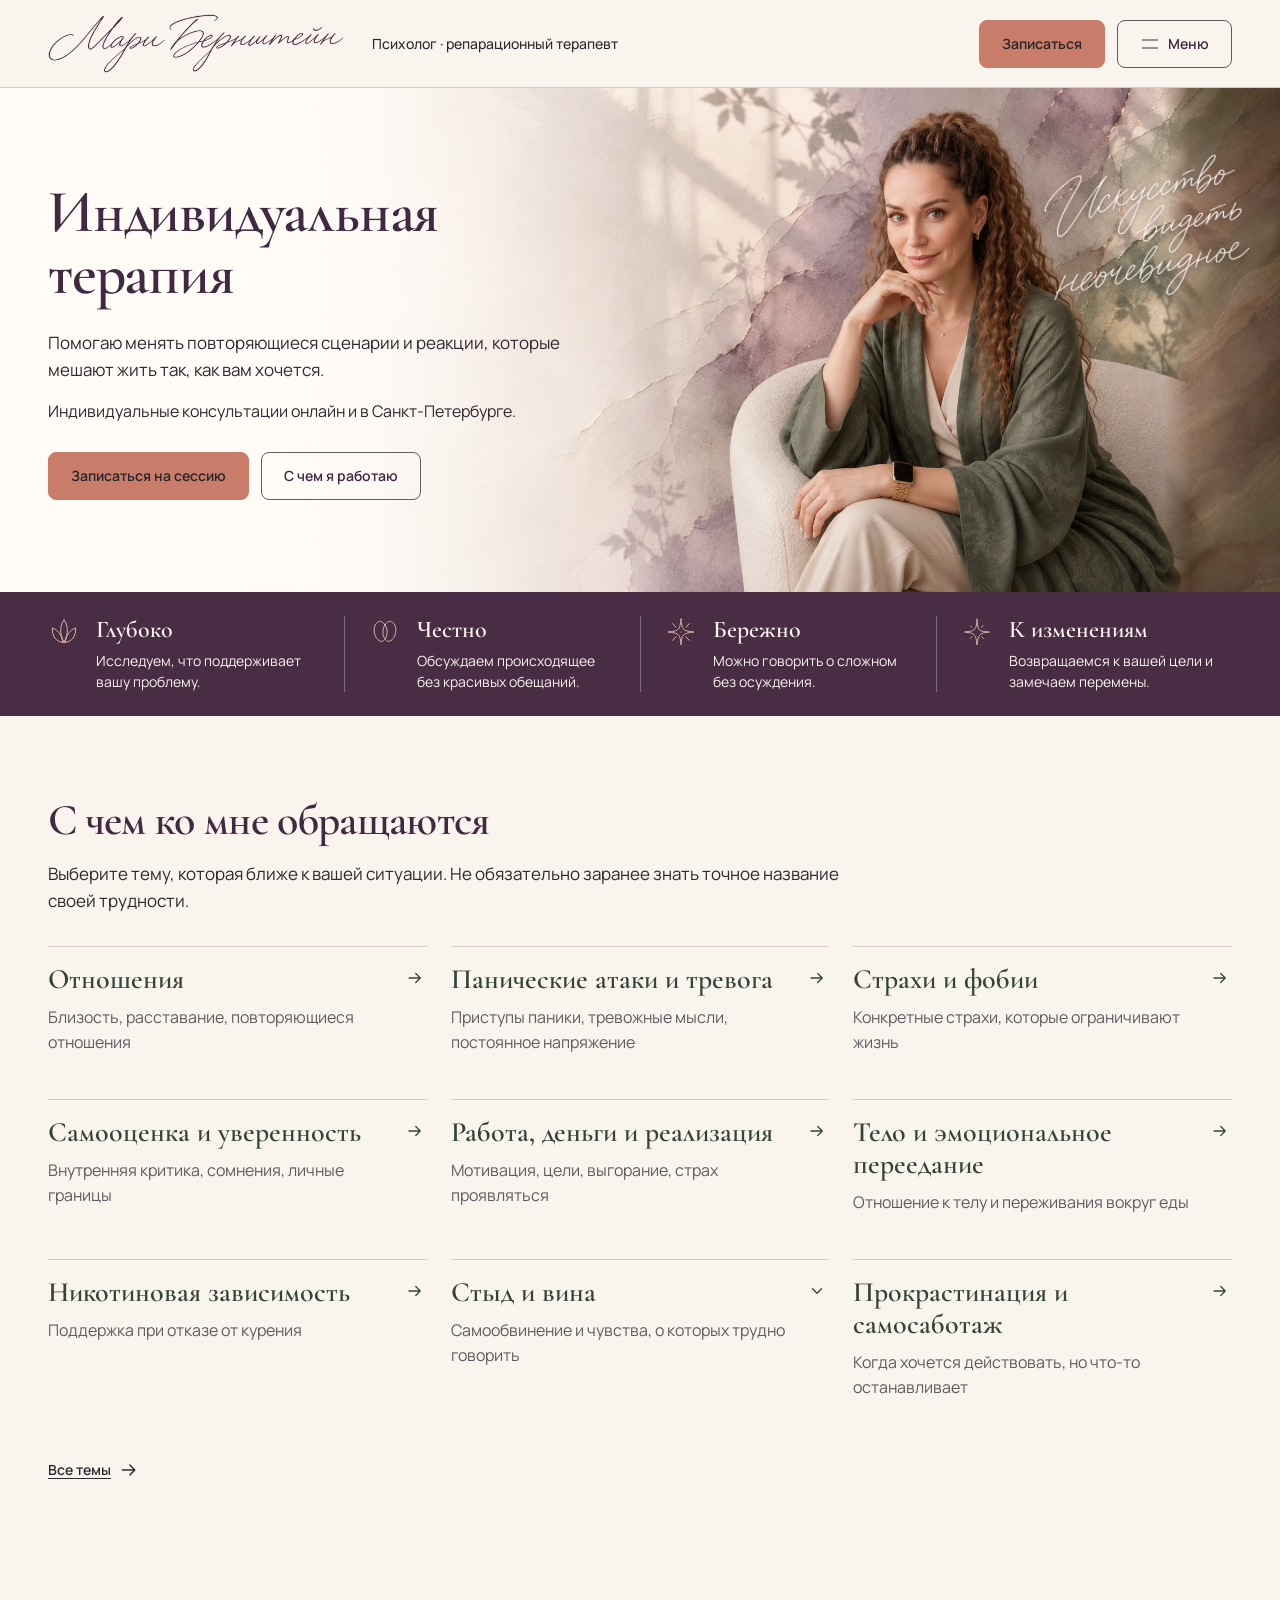
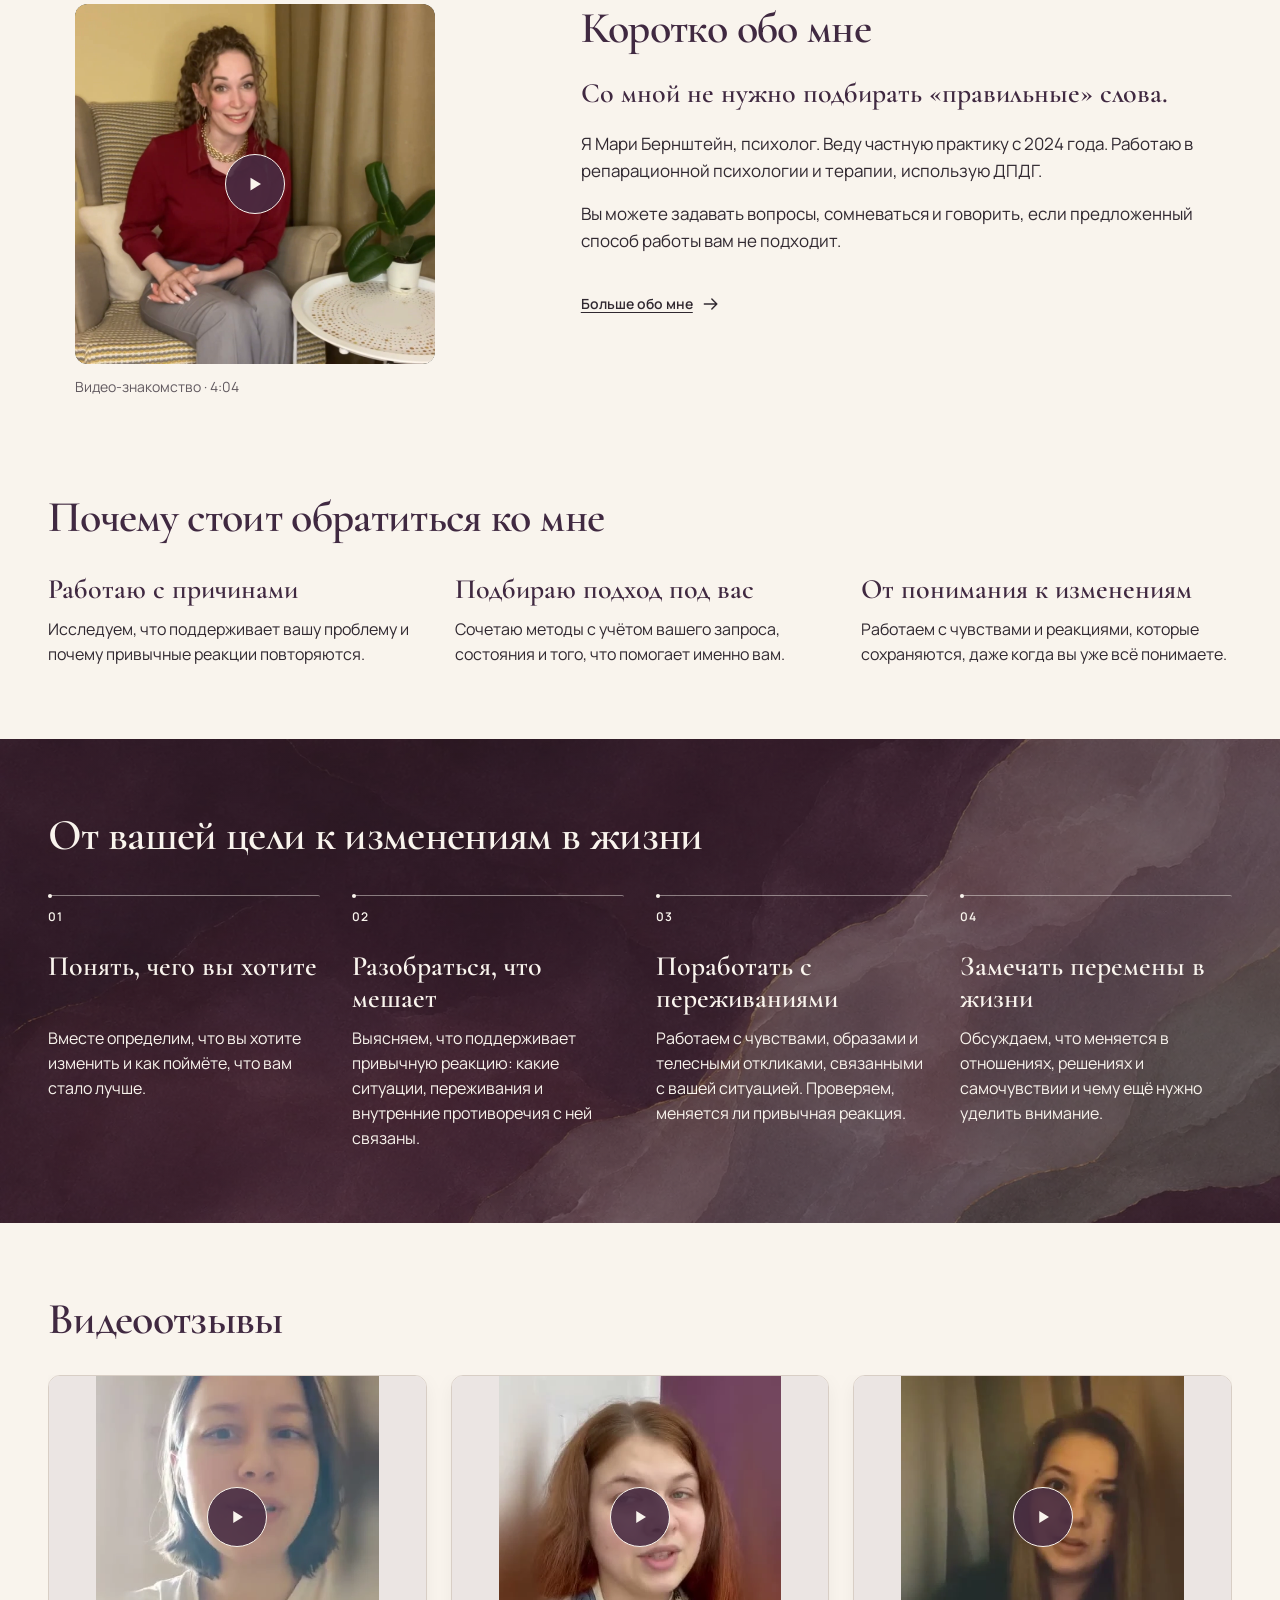
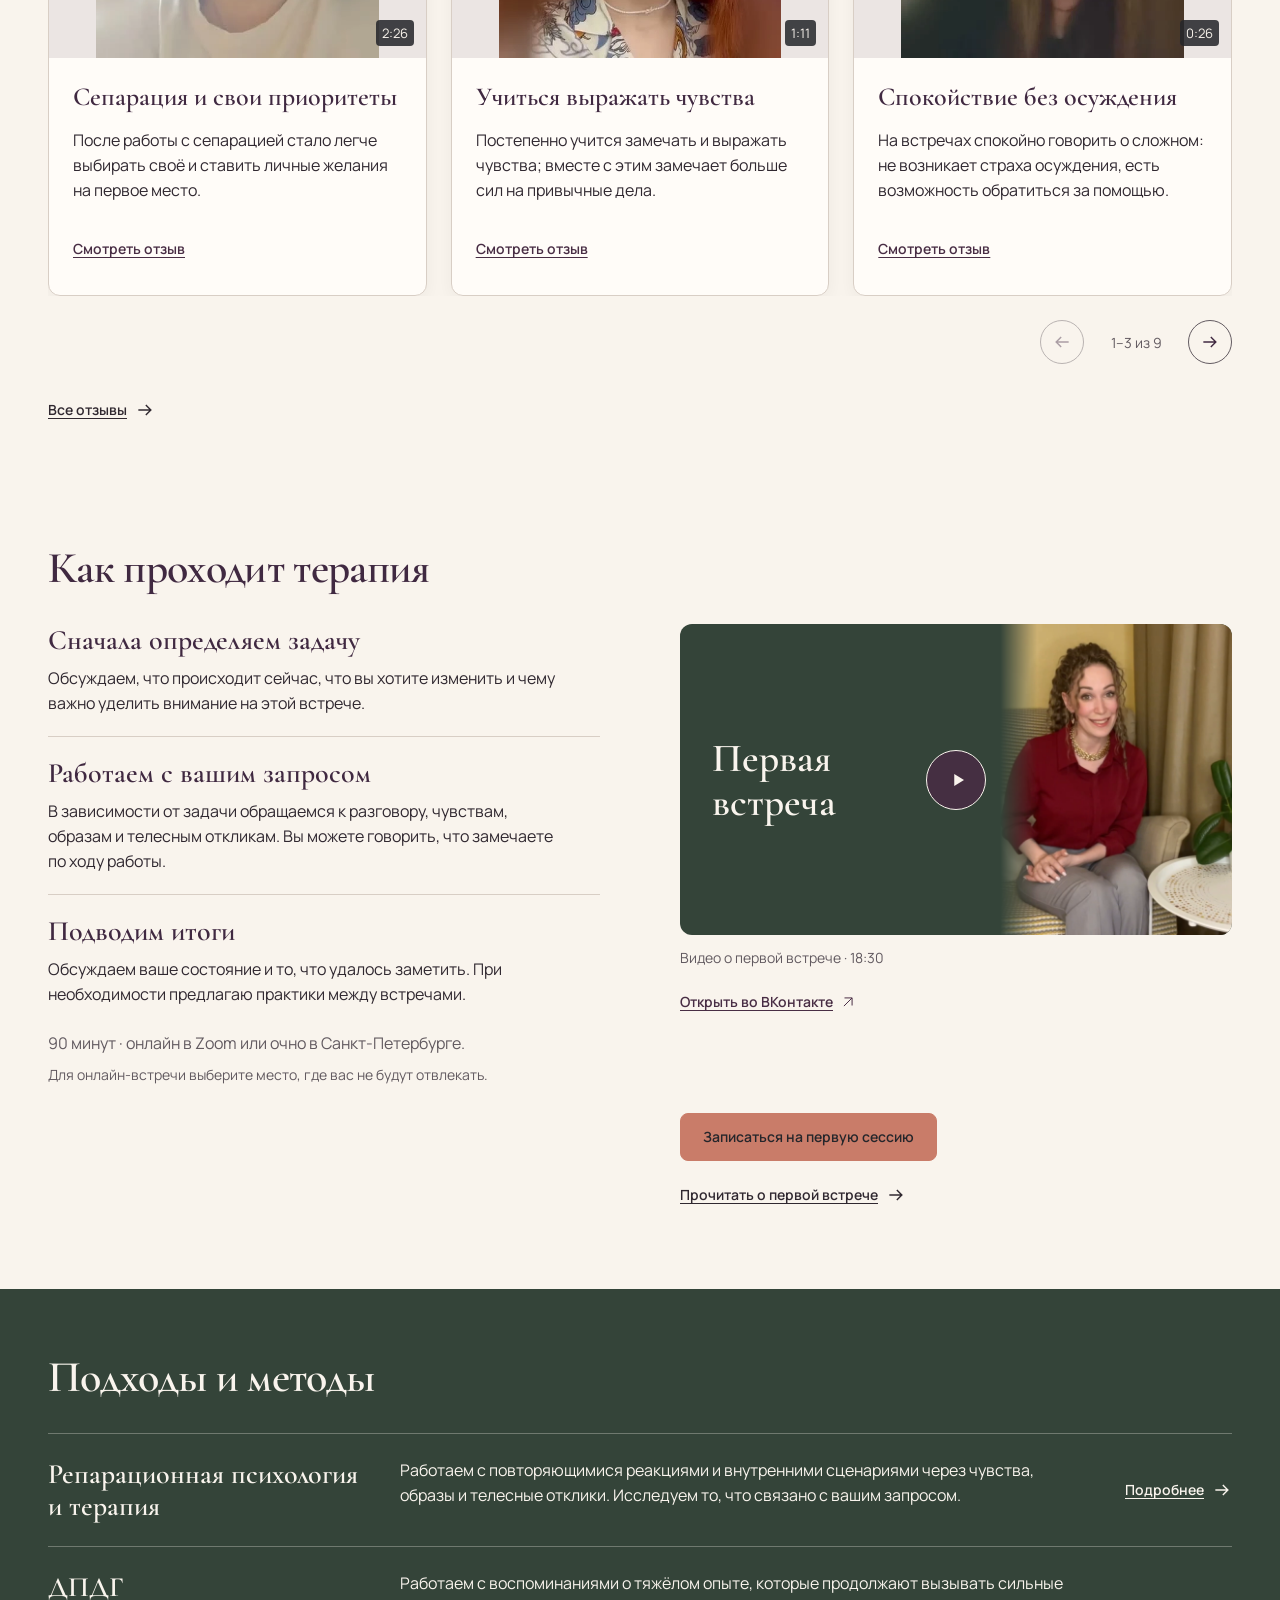
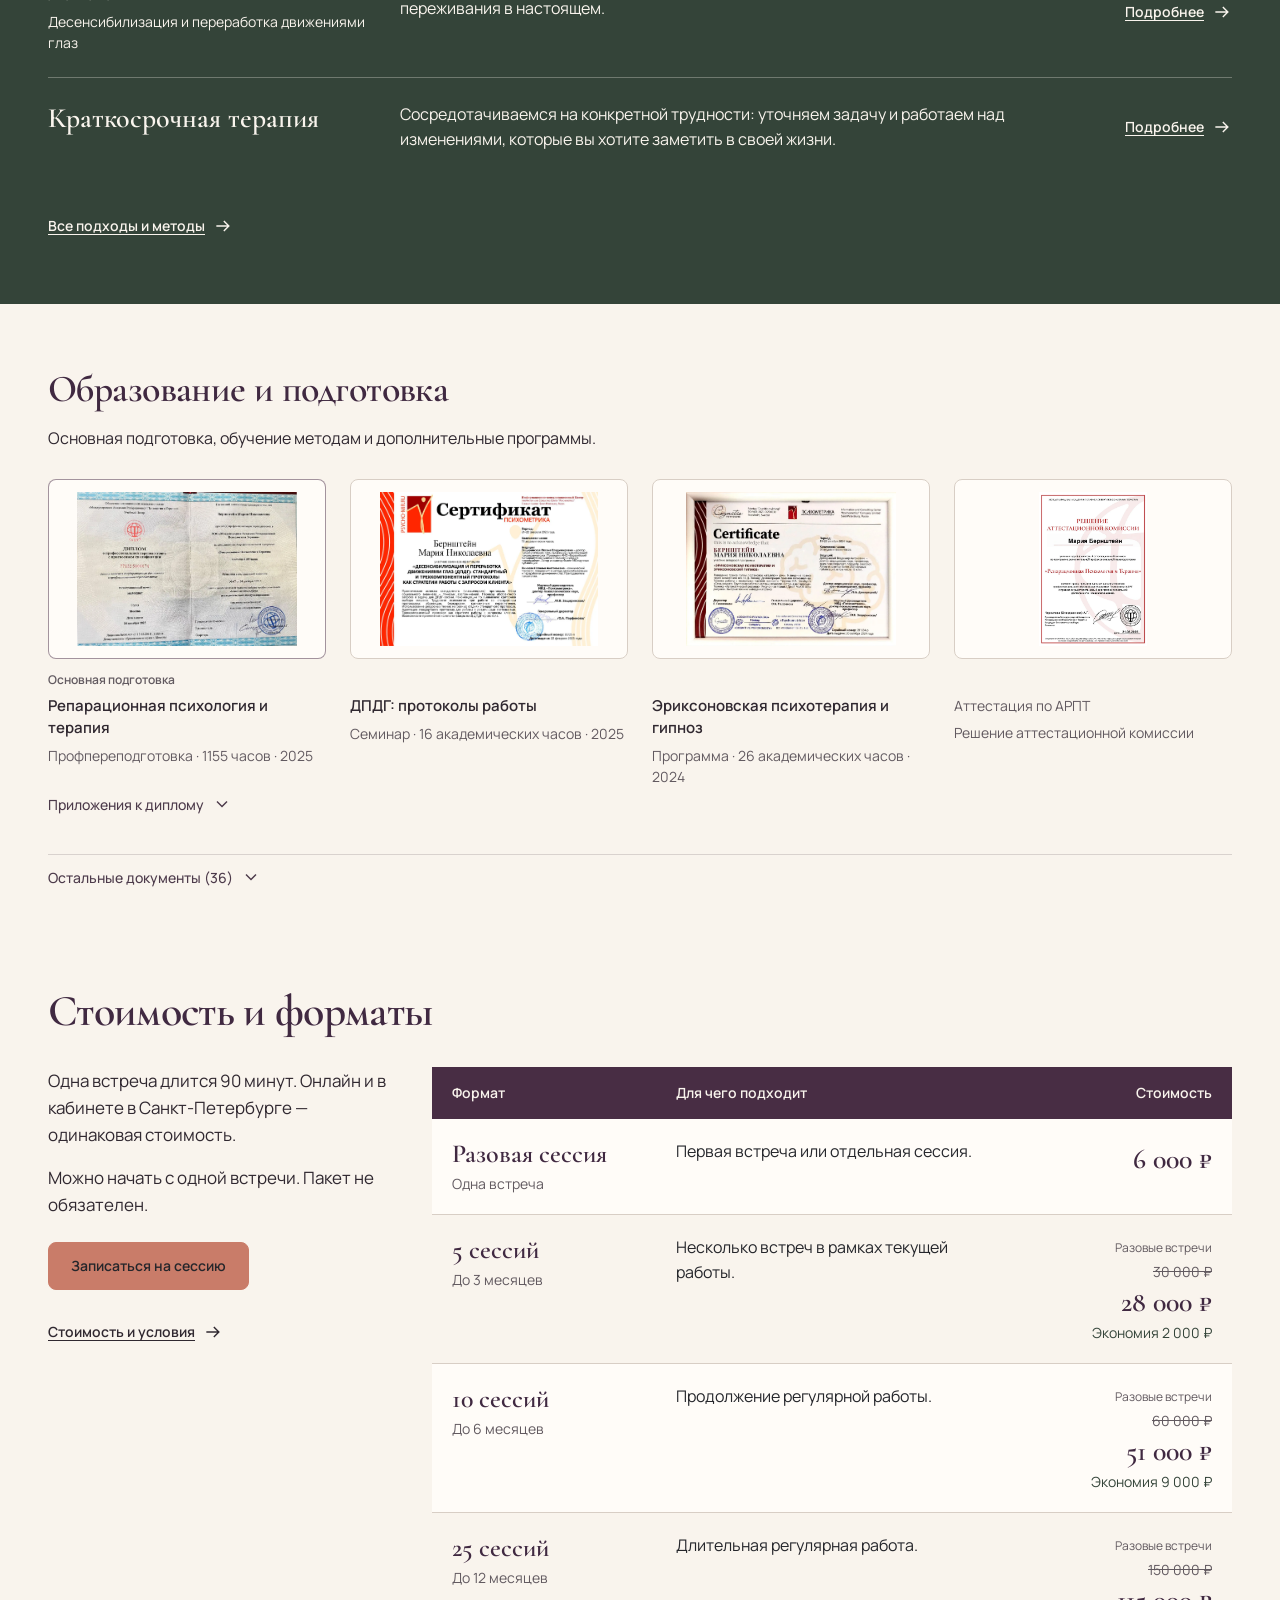
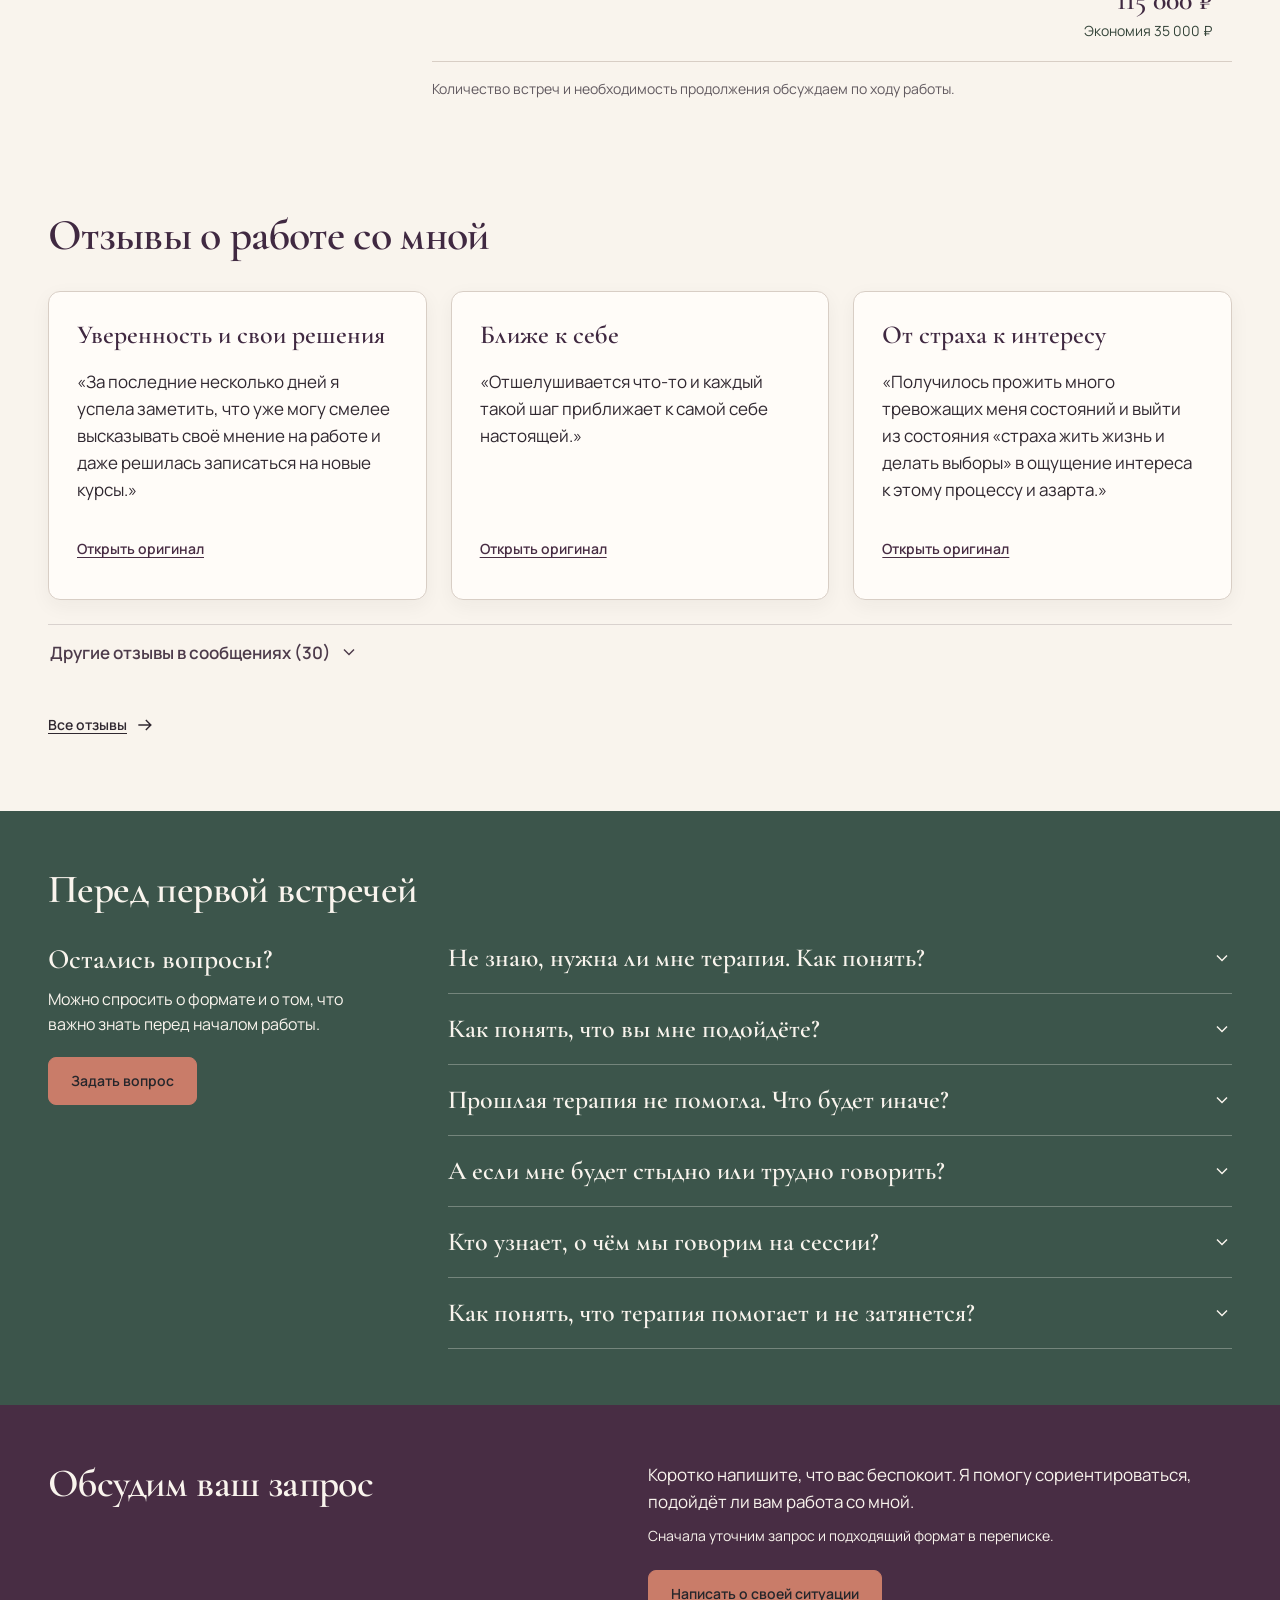
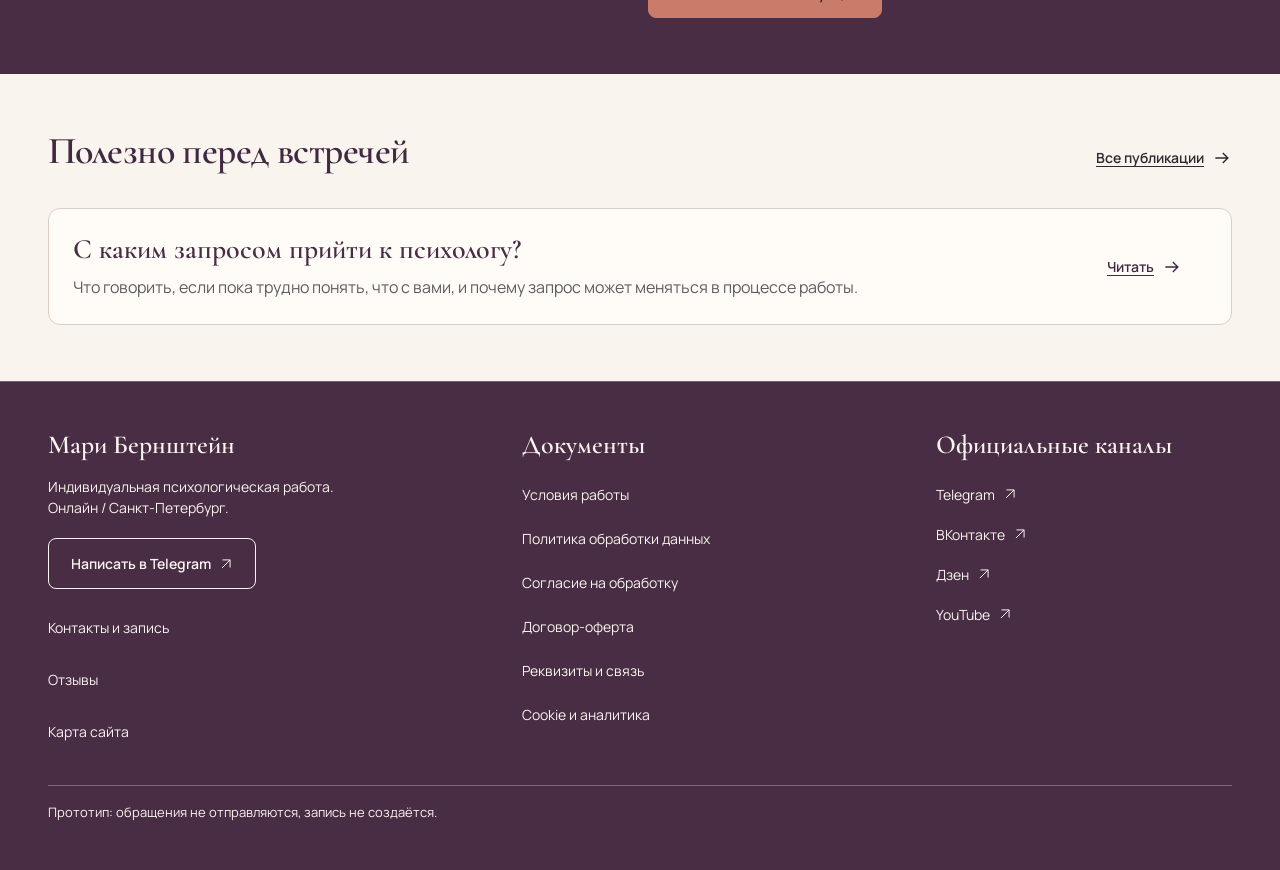
<file: v6/index.html>
<!doctype html><html lang="ru"><head><meta charset="utf-8"><meta name="viewport" content="width=device-width,initial-scale=1"><meta name="robots" content="noindex,nofollow"><title>Главная · Мари Бернштейн</title><link rel="stylesheet" href="v4-inherited.css"><link rel="stylesheet" href="v4-layout.css"><link rel="stylesheet" href="v4-body.css"><link rel="stylesheet" href="v4-ui.css"><link rel="preload" as="image" href="assets/hero-1672.webp" imagesrcset="assets/hero-840.webp 840w, assets/hero-1672.webp 1672w" imagesizes="(max-width: 680px) 100vw, 85vw" fetchpriority="high"><meta name="design-version" content="V6"></head><body class="concept-b concept-mari"><div id="app"><header class="site-header"><div class="header-inner shell"><strong>Мари Бернштейн</strong><a href="#native-contact">Стоимость и связь по поводу записи</a></div></header><main class="main"><section class="section"><div class="inside"><p>Психолог · репарационный терапевт</p><h1>Мари Бернштейн</h1><p>Индивидуальные консультации онлайн и в Санкт-Петербурге.</p><p>Это резерв чтения статического прототипа. Формы здесь ничего не отправляют.</p></div></section></main></div><section id="native-contact" class="native-fallback" aria-labelledby="reserve-title"><h2 id="reserve-title">Если форма не открывается</h2><p>Ничего не отправлено. Здесь указаны стоимость, порядок записи и проверенный контакт для согласования консультации.</p><table class="price-table"><tr><th>Формат</th><th>Полная стоимость</th></tr><tr><td>90 минут</td><td>6000 ₽</td></tr><tr><td>5 встреч</td><td>28 000 ₽</td></tr><tr><td>10 встреч</td><td>51 000 ₽</td></tr><tr><td>25 встреч</td><td>115 000 ₽</td></tr></table><p>Цена одинакова онлайн и очно. Одна встреча доступна отдельно. Время и формат согласуются до 100% предоплаты; затем запись подтверждается.</p><h3>Перенос и отмена</h3><p>За 24 часа или раньше: перенос или возврат по текущему правилу. Менее чем за 24 часа, встреча считается проведённой и оплачивается. Если Мари отменяет или переносит встречу менее чем за 24 часа, следующая встреча бесплатна.</p><p data-fallback-contact><a class="button quiet" href="https://t.me/MarusyaBern" target="_blank" rel="noopener" aria-label="Связаться по поводу записи в Telegram (откроется в новой вкладке)">Связаться по поводу записи в Telegram</a></p><p data-fallback-paused hidden>Сейчас новые запросы не принимаются.</p><p class="small">Внешняя ссылка открывает Telegram. Сообщение не отправляется автоматически и время не бронируется.</p></section><noscript><style>.native-fallback{display:block}</style></noscript><dialog id="flow-dialog" aria-labelledby="flow-title"><div class="dialog-header"><h2 id="flow-title"></h2><button type="button" data-close aria-label="Закрыть окно">×</button></div><div class="dialog-body" id="flow-body"></div></dialog><script>window.PROTOTYPE_VARIANT="A";window.PROTOTYPE_DATA={"pages":{"H01":{"id":"H01","name":"Главная","url":"/","parent":null,"children":[],"crumbs":["H01"],"planning_status":"LAUNCH","published":false},"H02":{"id":"H02","name":"Онлайн-консультация","url":"/psiholog-online/","parent":null,"children":[],"crumbs":["H01","H02"],"planning_status":"LAUNCH","published":false},"H23":{"id":"H23","name":"Как проходит сессия","url":"/kak-prohodit-sessiya/","parent":null,"children":[],"crumbs":["H01","H23"],"planning_status":"LAUNCH","published":false},"A02":{"id":"A02","name":"Стоимость и форматы","url":"/stoimost/","parent":null,"children":[],"crumbs":["H01","A02"],"planning_status":"LAUNCH","published":false},"H22":{"id":"H22","name":"Контакты и запись","url":"/kontakty/","parent":null,"children":[],"crumbs":["H01","H22"],"planning_status":"LAUNCH","published":false},"A04":{"id":"A04","name":"Условия работы и частые вопросы","url":"/usloviya-raboty/","parent":null,"children":[],"crumbs":["H01","A04"],"planning_status":"LAUNCH","published":false},"TOPICS":{"id":"TOPICS","name":"Темы терапии","url":"/temy/","parent":null,"children":["TG_REL","TG_ANX","TG_FEAR","TG_SELF","TG_WORK","TG_PARENT","TG_CHILD","TG_BODY","TG_EMO"],"crumbs":["H01","TOPICS"],"planning_status":"LAUNCH","published":false,"baseline_name":"С чем я работаю: все темы"},"TG_REL":{"id":"TG_REL","name":"Отношения","url":"/temy/otnosheniya/","parent":"TOPICS","children":["TP01","TP02","TP03","TP04","TP05","TP06","TP07","TP08","TP09","TP10"],"crumbs":["H01","TOPICS","TG_REL"],"planning_status":"LAUNCH","published":false},"TG_ANX":{"id":"TG_ANX","name":"Панические атаки и тревожные расстройства","url":"/temy/trevoga-i-stress/","parent":"TOPICS","children":["TP11","TP12"],"crumbs":["H01","TOPICS","TG_ANX"],"planning_status":"LAUNCH","published":false,"baseline_name":"Тревога и стресс"},"TG_FEAR":{"id":"TG_FEAR","name":"Страхи и фобии","url":"/temy/strahi-i-fobii/","parent":"TOPICS","children":["TP13","TP14","TP15","TP16","FEAR_AIR","FEAR_HEIGHT","FEAR_WATER","FEAR_SPIDER","FEAR_DARK","FEAR_MED","FEAR_CLOSED","FEAR_OPEN","FEAR_VOMIT","FEAR_DOG","FEAR_MICROBE","FEAR_DEATH"],"crumbs":["H01","TOPICS","TG_FEAR"],"planning_status":"LAUNCH","published":false},"TG_SELF":{"id":"TG_SELF","name":"Самооценка и уверенность в себе","url":"/temy/samoocenka/","parent":"TOPICS","children":["TP17","TP18","TP19"],"crumbs":["H01","TOPICS","TG_SELF"],"planning_status":"LAUNCH","published":false,"baseline_name":"Самооценка и отношение к себе"},"TG_WORK":{"id":"TG_WORK","name":"Работа, деньги и реализация","url":"/temy/rabota-dengi-realizaciya/","parent":"TOPICS","children":["TP20","TP21","TP22","TP23","TP24","TP25","TP26"],"crumbs":["H01","TOPICS","TG_WORK"],"planning_status":"LAUNCH","published":false},"TG_PARENT":{"id":"TG_PARENT","name":"Отношения с родителями и сепарация","url":"/temy/roditeli-i-separaciya/","parent":"TOPICS","children":["TP27","TP28","TP29"],"crumbs":["H01","TOPICS","TG_PARENT"],"planning_status":"LAUNCH","published":false},"TG_CHILD":{"id":"TG_CHILD","name":"Материнство и отношения с детьми","url":"/temy/roditelstvo/","parent":"TOPICS","children":["TP30","TP31","TP32"],"crumbs":["H01","TOPICS","TG_CHILD"],"planning_status":"LAUNCH","published":false,"baseline_name":"Материнство и отношения с детьми"},"TG_BODY":{"id":"TG_BODY","name":"Тело и эмоциональное переедание","url":"/temy/telo-eda-privychki/","parent":"TOPICS","children":["TP33","TP34","TP35","TP36"],"crumbs":["H01","TOPICS","TG_BODY"],"baseline_name":"Тело, еда и привычки","planning_status":"LAUNCH","published":false},"TG_EMO":{"id":"TG_EMO","name":"Чувства, утраты и жизненные ориентиры","url":"/temy/chuvstva-i-poteri/","parent":"TOPICS","children":["TP37","TP38","TP39","TP40","TP41","TP42","TP43","TP44","TP45","TP46"],"crumbs":["H01","TOPICS","TG_EMO"],"planning_status":"LAUNCH","published":false,"baseline_name":"Чувства, потери и внутреннее состояние"},"TP01":{"id":"TP01","name":"Расставание и развод","url":"/temy/rasstavanie/","parent":"TG_REL","children":[],"crumbs":["H01","TOPICS","TG_REL","TP01"],"planning_status":"LAUNCH","published":false},"TP02":{"id":"TP02","name":"Эмоциональная зависимость","url":"/temy/emocionalnaya-zavisimost/","parent":"TG_REL","children":[],"crumbs":["H01","TOPICS","TG_REL","TP02"],"planning_status":"LAUNCH","published":false},"TP03":{"id":"TP03","name":"Созависимость","url":"/temy/sozavisimost/","parent":"TG_REL","children":[],"crumbs":["H01","TOPICS","TG_REL","TP03"],"planning_status":"LAUNCH","published":false},"TP05":{"id":"TP05","name":"Измена и предательство в отношениях","url":"/temy/izmena/","parent":"TG_REL","children":[],"crumbs":["H01","TOPICS","TG_REL","TP05"],"planning_status":"LAUNCH","published":false},"TP06":{"id":"TP06","name":"Ревность","url":"/temy/revnost/","parent":"TG_REL","children":[],"crumbs":["H01","TOPICS","TG_REL","TP06"],"planning_status":"LAUNCH","published":false},"TP07":{"id":"TP07","name":"Личные границы и конфликты","url":"/temy/konflikty-i-granicy/","parent":"TG_REL","children":[],"crumbs":["H01","TOPICS","TG_REL","TP07"],"planning_status":"LAUNCH","published":false},"TP08":{"id":"TP08","name":"Страх близости и недоступные партнёры","url":"/temy/blizost-i-nedostupnye-partnery/","parent":"TG_REL","children":[],"crumbs":["H01","TOPICS","TG_REL","TP08"],"planning_status":"LAUNCH","published":false},"TP11":{"id":"TP11","name":"Панические атаки","url":"/temy/panicheskie-perezhivaniya/","parent":"TG_ANX","children":[],"crumbs":["H01","TOPICS","TG_ANX","TP11"],"planning_status":"LAUNCH","published":false,"baseline_name":"Панические атаки и страх повторения"},"TP13":{"id":"TP13","name":"Страх вождения","url":"/temy/strah-vozhdeniya/","parent":"TG_FEAR","children":[],"crumbs":["H01","TOPICS","TG_FEAR","TP13"],"planning_status":"LAUNCH","published":false},"TP14":{"id":"TP14","name":"Страх стоматолога","url":"/temy/strah-stomatologa/","parent":"TG_FEAR","children":[],"crumbs":["H01","TOPICS","TG_FEAR","TP14"],"planning_status":"LAUNCH","published":false},"TP15":{"id":"TP15","name":"Страх публичных выступлений","url":"/temy/strah-vystupleniy/","parent":"TG_FEAR","children":[],"crumbs":["H01","TOPICS","TG_FEAR","TP15"],"planning_status":"LAUNCH","published":false},"TP16":{"id":"TP16","name":"Страх общения и социальной оценки","url":"/temy/strah-obshcheniya/","parent":"TG_FEAR","children":[],"crumbs":["H01","TOPICS","TG_FEAR","TP16"],"planning_status":"LAUNCH","published":false},"TP17":{"id":"TP17","name":"Внутренний критик и самокритика","url":"/temy/vnutrenniy-kritik/","parent":"TG_SELF","children":[],"crumbs":["H01","TOPICS","TG_SELF","TP17"],"planning_status":"LAUNCH","published":false},"TP18":{"id":"TP18","name":"Синдром самозванца","url":"/temy/sindrom-samozvanca/","parent":"TG_SELF","children":[],"crumbs":["H01","TOPICS","TG_SELF","TP18"],"planning_status":"LAUNCH","published":false},"TP19":{"id":"TP19","name":"Потеря себя и жизненных ориентиров","url":"/temy/poterya-sebya/","parent":"TG_SELF","children":[],"crumbs":["H01","TOPICS","TG_SELF","TP19"],"planning_status":"LAUNCH","published":false,"presentation_parent":"TG_EMO"},"TP23":{"id":"TP23","name":"Выгорание и перегрузка","url":"/temy/vygoranie/","parent":"TG_WORK","children":[],"crumbs":["H01","TOPICS","TG_WORK","TP23"],"planning_status":"LAUNCH","published":false},"TP24":{"id":"TP24","name":"Прокрастинация и самосаботаж","url":"/temy/prokrastinaciya/","parent":"TG_WORK","children":[],"crumbs":["H01","TOPICS","TG_WORK","TP24"],"planning_status":"LAUNCH","published":false},"TP28":{"id":"TP28","name":"Сепарация от родителей","url":"/temy/separaciya/","parent":"TG_PARENT","children":[],"crumbs":["H01","TOPICS","TG_PARENT","TP28"],"planning_status":"LAUNCH","published":false,"baseline_name":"Сепарация взрослого ребёнка"},"TP29":{"id":"TP29","name":"Когда взрослый ребёнок начинает жить отдельно","url":"/temy/vzroslyy-rebenok/","parent":"TG_PARENT","children":[],"crumbs":["H01","TOPICS","TG_PARENT","TP29"],"planning_status":"LAUNCH","published":false,"baseline_name":"Когда взрослый ребёнок отделяется","presentation_parent":"TG_CHILD"},"TP30":{"id":"TP30","name":"Срываюсь и кричу на ребёнка","url":"/temy/sryvy-na-rebenka/","parent":"TG_CHILD","children":[],"crumbs":["H01","TOPICS","TG_CHILD","TP30"],"planning_status":"LAUNCH","published":false},"TP33":{"id":"TP33","name":"Эмоциональное переедание","url":"/temy/emocionalnoe-pereedanie/","parent":"TG_BODY","children":[],"crumbs":["H01","TOPICS","TG_BODY","TP33"],"planning_status":"LAUNCH","published":false},"TP40":{"id":"TP40","name":"Гнев и раздражение","url":"/temy/gnev-i-razdrazhenie/","parent":"TG_EMO","children":[],"crumbs":["H01","TOPICS","TG_EMO","TP40"],"planning_status":"LAUNCH","published":false},"TP42":{"id":"TP42","name":"Одиночество","url":"/temy/odinochestvo/","parent":"TG_EMO","children":[],"crumbs":["H01","TOPICS","TG_EMO","TP42"],"planning_status":"LAUNCH","published":false},"TP43":{"id":"TP43","name":"Горе и утрата","url":"/temy/gore-i-utrata/","parent":"TG_EMO","children":[],"crumbs":["H01","TOPICS","TG_EMO","TP43"],"planning_status":"LAUNCH","published":false},"TP44":{"id":"TP44","name":"Бессилие, пустота и упадок сил","url":"/temy/bessilie-i-pustota/","parent":"TG_EMO","children":[],"crumbs":["H01","TOPICS","TG_EMO","TP44"],"planning_status":"LAUNCH","published":false},"TP45":{"id":"TP45","name":"ПТСР, кПТСР и последствия травмы","url":"/temy/travmaticheskie-perezhivaniya/","parent":"TG_EMO","children":[],"crumbs":["H01","TOPICS","TG_EMO","TP45"],"planning_status":"LAUNCH","published":false,"baseline_name":"Травматические переживания"},"FEAR_AIR":{"id":"FEAR_AIR","name":"Страх полётов / аэрофобия","url":"/temy/aerofobiya/","parent":"TG_FEAR","children":[],"crumbs":["H01","TOPICS","TG_FEAR","FEAR_AIR"],"planning_status":"LAUNCH","published":false},"FEAR_HEIGHT":{"id":"FEAR_HEIGHT","name":"Страх высоты","url":"/temy/strah-vysoty/","parent":"TG_FEAR","children":[],"crumbs":["H01","TOPICS","TG_FEAR","FEAR_HEIGHT"],"planning_status":"LAUNCH","published":false},"FEAR_SPIDER":{"id":"FEAR_SPIDER","name":"Страх пауков","url":"/temy/strah-paukov/","parent":"TG_FEAR","children":[],"crumbs":["H01","TOPICS","TG_FEAR","FEAR_SPIDER"],"planning_status":"LAUNCH","published":false},"FEAR_VOMIT":{"id":"FEAR_VOMIT","name":"Страх рвоты","url":"/temy/strah-rvoty/","parent":"TG_FEAR","children":[],"crumbs":["H01","TOPICS","TG_FEAR","FEAR_VOMIT"],"planning_status":"LAUNCH","published":false},"A01":{"id":"A01","name":"Как я работаю: подходы и методы","url":"/podhod/","parent":null,"children":["M01","M02","M05"],"crumbs":["H01","A01"],"planning_status":"LAUNCH","published":false},"M01":{"id":"M01","name":"Репарационная психология и терапия","url":"/podhod/arpt/","parent":"A01","children":[],"crumbs":["H01","A01","M01"],"planning_status":"LAUNCH","published":false,"baseline_name":"АРПТ: репарационная работа"},"M02":{"id":"M02","name":"ДПДГ: десенсибилизация и переработка движениями глаз","url":"/podhod/dpdg/","parent":"A01","children":[],"crumbs":["H01","A01","M02"],"planning_status":"LAUNCH","published":false,"baseline_name":"ДПДГ"},"M05":{"id":"M05","name":"Краткосрочная терапия","url":"/podhod/kratkosrochnaya-rabota/","parent":"A01","children":[],"crumbs":["H01","A01","M05"],"planning_status":"LAUNCH","published":false,"baseline_name":"Краткосрочная терапия"},"H21":{"id":"H21","name":"Обо мне","url":"/o-mne/","parent":null,"children":[],"crumbs":["H01","H21"],"planning_status":"LAUNCH","published":false},"A05":{"id":"A05","name":"Отзывы","url":"/otzyvy/","parent":null,"children":[],"crumbs":["H01","A05"],"planning_status":"LAUNCH","published":false},"A07":{"id":"A07","name":"Блог","url":"/stati/","parent":null,"children":[],"crumbs":["H01","A07"],"planning_status":"LAUNCH","published":false},"L01":{"id":"L01","name":"Политика обработки персональных данных","url":"/privacy/","parent":null,"children":[],"crumbs":["H01","L01"],"planning_status":"LAUNCH","published":false},"L02":{"id":"L02","name":"Согласие на обработку данных","url":"/consent/","parent":null,"children":[],"crumbs":["H01","L02"],"planning_status":"LAUNCH","published":false},"L04":{"id":"L04","name":"Договор-оферта","url":"/offer-consultations/","parent":null,"children":[],"crumbs":["H01","L04"],"planning_status":"LAUNCH","published":false,"baseline_name":"Договор / оферта на индивидуальные услуги"},"L05":{"id":"L05","name":"Реквизиты и связь","url":"/rekvizity/","parent":null,"children":[],"crumbs":["H01","L05"],"planning_status":"LAUNCH","published":false,"baseline_name":"Сведения об исполнителе и обращения"},"L06":{"id":"L06","name":"Cookie и настройки аналитики","url":"/cookies/","parent":null,"children":[],"crumbs":["H01","L06"],"planning_status":"LAUNCH","published":false},"SITEMAP":{"id":"SITEMAP","name":"Карта сайта","url":"/karta-sayta/","parent":null,"children":[],"crumbs":["H01","SITEMAP"],"planning_status":"LAUNCH","published":false},"FEAR_DEATH":{"id":"FEAR_DEATH","name":"Страх смерти","url":"/temy/strah-smerti/","parent":"TG_FEAR","children":[],"crumbs":["H01","TOPICS","TG_FEAR","FEAR_DEATH"],"planning_status":"LAUNCH","published":false},"TP36":{"id":"TP36","name":"Психологическая поддержка отказа от курения","url":"/temy/otkaz-ot-kureniya/","parent":"TG_BODY","children":[],"crumbs":["H01","TOPICS","TG_BODY","TP36"],"baseline_status":"OPTIONAL","prototype_status":"LAUNCH_CANDIDATE_BY_OWNER_REQUEST","planning_status":"OPTIONAL","published":false},"TP37":{"id":"TP37","name":"Чувство вины","url":"/temy/chuvstvo-viny/","parent":"TG_EMO","children":[],"crumbs":["H01","TOPICS","TG_EMO","TP37"],"baseline_status":"OPTIONAL","prototype_status":"LAUNCH_CANDIDATE_BY_OWNER_REQUEST","planning_status":"OPTIONAL","published":false},"TP38":{"id":"TP38","name":"Стыд","url":"/temy/styd/","parent":"TG_EMO","children":[],"crumbs":["H01","TOPICS","TG_EMO","TP38"],"baseline_status":"OPTIONAL","prototype_status":"LAUNCH_CANDIDATE_BY_OWNER_REQUEST","planning_status":"OPTIONAL","published":false},"TP04":{"id":"TP04","name":"Повторяющийся выбор партнёров","url":"/temy/vybor-partnerov/","parent":"TG_REL","children":[],"crumbs":["H01","TOPICS","TG_REL","TP04"],"planning_status":"OPTIONAL","published":false},"TP09":{"id":"TP09","name":"Здоровые отношения","url":"/temy/zdorovye-otnosheniya/","parent":"TG_REL","children":[],"crumbs":["H01","TOPICS","TG_REL","TP09"],"planning_status":"OPTIONAL","published":false},"TP10":{"id":"TP10","name":"Сексуальность в индивидуальной работе","url":"/temy/seksualnost/","parent":"TG_REL","children":[],"crumbs":["H01","TOPICS","TG_REL","TP10"],"planning_status":"OPTIONAL","published":false},"TP12":{"id":"TP12","name":"Повторяющиеся тревожные мысли","url":"/temy/trevozhnye-mysli/","parent":"TG_ANX","children":[],"crumbs":["H01","TOPICS","TG_ANX","TP12"],"planning_status":"OPTIONAL","published":false},"TP20":{"id":"TP20","name":"Отношения с деньгами","url":"/temy/otnosheniya-s-dengami/","parent":"TG_WORK","children":[],"crumbs":["H01","TOPICS","TG_WORK","TP20"],"planning_status":"OPTIONAL","published":false},"TP21":{"id":"TP21","name":"Финансовый потолок и страх успеха","url":"/temy/finansovyy-potolok/","parent":"TG_WORK","children":[],"crumbs":["H01","TOPICS","TG_WORK","TP21"],"planning_status":"OPTIONAL","published":false},"TP22":{"id":"TP22","name":"Страх проявляться и продавать","url":"/temy/strah-proyavlyatsya/","parent":"TG_WORK","children":[],"crumbs":["H01","TOPICS","TG_WORK","TP22"],"planning_status":"OPTIONAL","published":false},"TP25":{"id":"TP25","name":"Мотивация, цели и профессиональная реализация","url":"/temy/celi-i-realizaciya/","parent":"TG_WORK","children":[],"crumbs":["H01","TOPICS","TG_WORK","TP25"],"planning_status":"OPTIONAL","published":false,"baseline_name":"Цели и профессиональная реализация"},"TP26":{"id":"TP26","name":"Поиск смысла и предназначения","url":"/temy/smysl-i-prednaznachenie/","parent":"TG_WORK","children":[],"crumbs":["H01","TOPICS","TG_WORK","TP26"],"planning_status":"OPTIONAL","published":false},"TP27":{"id":"TP27","name":"Отношения с матерью и отцом","url":"/temy/otnosheniya-s-roditelyami/","parent":"TG_PARENT","children":[],"crumbs":["H01","TOPICS","TG_PARENT","TP27"],"planning_status":"OPTIONAL","published":false},"TP31":{"id":"TP31","name":"Материнская перегрузка и выгорание","url":"/temy/materinskaya-peregruzka/","parent":"TG_CHILD","children":[],"crumbs":["H01","TOPICS","TG_CHILD","TP31"],"planning_status":"OPTIONAL","published":false},"TP32":{"id":"TP32","name":"Переживания после рождения ребёнка","url":"/temy/posle-rozhdeniya-rebenka/","parent":"TG_CHILD","children":[],"crumbs":["H01","TOPICS","TG_CHILD","TP32"],"planning_status":"OPTIONAL","published":false},"TP34":{"id":"TP34","name":"Отношение к своему телу","url":"/temy/otnoshenie-k-telu/","parent":"TG_BODY","children":[],"crumbs":["H01","TOPICS","TG_BODY","TP34"],"planning_status":"OPTIONAL","published":false},"TP35":{"id":"TP35","name":"Психосоматика и телесные проявления","url":"/temy/psihosomatika/","parent":"TG_BODY","children":[],"crumbs":["H01","TOPICS","TG_BODY","TP35"],"planning_status":"OPTIONAL","published":false},"TP39":{"id":"TP39","name":"Обида","url":"/temy/obida/","parent":"TG_EMO","children":[],"crumbs":["H01","TOPICS","TG_EMO","TP39"],"planning_status":"OPTIONAL","published":false},"TP41":{"id":"TP41","name":"Зависть","url":"/temy/zavist/","parent":"TG_EMO","children":[],"crumbs":["H01","TOPICS","TG_EMO","TP41"],"planning_status":"OPTIONAL","published":false},"TP46":{"id":"TP46","name":"Длительная разлука и неопределённость","url":"/temy/razluka-i-neopredelennost/","parent":"TG_EMO","children":[],"crumbs":["H01","TOPICS","TG_EMO","TP46"],"planning_status":"OPTIONAL","published":false},"FEAR_WATER":{"id":"FEAR_WATER","name":"Страх воды","url":"/temy/strah-vody/","parent":"TG_FEAR","children":[],"crumbs":["H01","TOPICS","TG_FEAR","FEAR_WATER"],"planning_status":"HOLD","published":false},"FEAR_DARK":{"id":"FEAR_DARK","name":"Страх темноты","url":"/temy/strah-temnoty/","parent":"TG_FEAR","children":[],"crumbs":["H01","TOPICS","TG_FEAR","FEAR_DARK"],"planning_status":"HOLD","published":false},"FEAR_MED":{"id":"FEAR_MED","name":"Страх врачей, уколов и крови","url":"/temy/strah-vrachey/","parent":"TG_FEAR","children":[],"crumbs":["H01","TOPICS","TG_FEAR","FEAR_MED"],"planning_status":"OPTIONAL","published":false},"FEAR_CLOSED":{"id":"FEAR_CLOSED","name":"Замкнутые пространства","url":"/temy/zamknutye-prostranstva/","parent":"TG_FEAR","children":[],"crumbs":["H01","TOPICS","TG_FEAR","FEAR_CLOSED"],"planning_status":"HOLD","published":false},"FEAR_OPEN":{"id":"FEAR_OPEN","name":"Страх выйти из дома и открытых мест","url":"/temy/otkrytye-mesta/","parent":"TG_FEAR","children":[],"crumbs":["H01","TOPICS","TG_FEAR","FEAR_OPEN"],"planning_status":"HOLD","published":false},"FEAR_DOG":{"id":"FEAR_DOG","name":"Страх собак","url":"/temy/strah-sobak/","parent":"TG_FEAR","children":[],"crumbs":["H01","TOPICS","TG_FEAR","FEAR_DOG"],"planning_status":"OPTIONAL","published":false},"FEAR_MICROBE":{"id":"FEAR_MICROBE","name":"Страх микробов и заражения","url":"/temy/strah-zarazheniya/","parent":"TG_FEAR","children":[],"crumbs":["H01","TOPICS","TG_FEAR","FEAR_MICROBE"],"planning_status":"HOLD","published":false},"L03":{"id":"L03","name":"Согласие на информационные/рекламные сообщения","url":"/marketing-consent/","parent":null,"children":[],"crumbs":["H01","L03"],"planning_status":"OPTIONAL","published":false},"REQUEST_GUIDE":{"id":"REQUEST_GUIDE","name":"С каким запросом прийти к психологу?","url":null,"parent":"A07","children":[],"crumbs":["H01","A07","REQUEST_GUIDE"],"planning_status":"DRAFT","published":false,"seo_owner":null}},"groups":["TG_REL","TG_ANX","TG_FEAR","TG_SELF","TG_WORK","TG_PARENT","TG_CHILD","TG_BODY","TG_EMO"],"ui":{"BOOK_ENTRY":"Записаться на сессию","BOOK_SUBMIT":"Отправить заявку","BOOK_CONTACT_TITLE":"Как с вами связаться?","NAME_LABEL":"Как к вам обращаться?","BOOK_REVIEW_TITLE":"Проверьте перед отправкой","FORM_BACK":"Назад","FORM_CLOSE":"Закрыть","BOOK_SUCCESS":"Спасибо! Мы напишем вам, чтобы подобрать время сессии.","BOOK_BEFORE_SUBMIT":"Мы напишем вам, чтобы подобрать время сессии.","QUESTION_ENTRY":"Задать вопрос Мари","QUESTION_SUBMIT":"Отправить вопрос","QUESTION_TITLE":"Ваш вопрос Мари","QUESTION_CONTACT_TITLE":"Куда ответить?","QUESTION_REVIEW_TITLE":"Проверьте вопрос перед отправкой","QUESTION_BEFORE_CONTACT":"Контакт нужен для ответа по вашему вопросу. Ваш вопрос и голосовую запись я не публикую без отдельного разрешения.","QUESTION_BEFORE_CONTACT_TEXT_ONLY":"О чём хотите меня спросить? Можно коротко рассказать о ситуации, чтобы я лучше поняла ваш вопрос.","QUESTION_SUCCESS":"Спасибо за вопрос. Я отвечу вам по указанному контакту.","EMAIL_LABEL":"Email","TG_LABEL":"Имя пользователя Telegram","PHONE_LABEL":"Телефон с кодом страны","CONTACT_METHOD_LABEL":"Как вам ответить?","ERR_METHOD":"Выберите способ связи.","ERR_EMAIL_MISSING":"Укажите email для ответа.","ERR_TG_MISSING":"Укажите имя пользователя Telegram для ответа.","ERR_PHONE_MISSING":"Укажите номер для ответа.","ERR_EMAIL_FORMAT":"Проверьте email, например name@example.com.","ERR_TG_FORMAT":"Проверьте имя пользователя Telegram, например @username.","ERR_PHONE_FORMAT":"Проверьте номер телефона и код страны.","ERR_QUESTION_TEXT":"Напишите, о чём хотели бы спросить.","ERR_QUESTION_WITH_VOICE":"Напишите вопрос или добавьте запись.","VOICE_OPTION":"Задать вопрос голосом","VOICE_START":"Записать вопрос","VOICE_STOP":"Остановить запись","VOICE_PLAY":"Прослушать","VOICE_REPLACE":"Перезаписать","VOICE_DELETE":"Удалить запись","VOICE_TEXT":"Написать текстом","VOICE_BEFORE_RECORD":"Вы сможете прослушать и удалить запись. Она отправится только вместе с вопросом после вашего подтверждения.","VOICE_DENIED":"Не удалось включить микрофон. Можно написать вопрос текстом.","VOICE_LOCAL_DRAFT":"Запись ещё не отправлена.","VOICE_NOT_ADDED":"Запись не добавлена. Можно повторить запись или написать текст.","FORM_PENDING":"Отправляем…","FORM_FAILURE":"Не получилось отправить. Всё, что вы заполнили, осталось в форме. Можно вернуться к ней или попробовать ещё раз.","FORM_UNCERTAIN":"Не удалось подтвердить получение. Обращение могло дойти.","CHECK_STATUS":"Проверить получение","RETRY_SAME_OPERATION":"Повторить отправку","RETURN_READING":"Вернуться к чтению","BOOK_PAUSED":"Сейчас я не принимаю новые записи. Материалы сайта остаются для вас открыты.","NO_CONTACT_AVAILABLE":"Сейчас связаться через сайт не получается.","MODIFY_ENTRY":"Перенести или отменить встречу","MODIFY_HELP":"Укажите дату и время согласованной встречи. Новое время нужно согласовать отдельно.","TG_PERSONAL":"Написать в Telegram","TG_CHANNEL":"Читать Telegram-канал","VK_PROFILE":"Открыть страницу ВК","RESOURCE_UNAVAILABLE":"Этот материал сейчас недоступен.","RESOURCE_RETRY":"Повторить получение","RESOURCE_PENDING":"Запрос на материал получен. Он ещё не отправлен.","RESOURCE_ACCESS_READY":"Материал доступен.","RESOURCE_OPEN":"Открыть материал","RESOURCE_EMAIL_SENT":"Материал отправлен на указанный email.","RESOURCE_DELIVERY_FAILURE":"Не удалось выдать материал. Можно повторить получение.","RETURN_FORM":"Вернуться к форме","LEAVE_DRAFT_TITLE":"Закрыть форму с несохранённым текстом?","KEEP_EDITING":"Продолжить заполнение","DELETE_DRAFT_AND_CLOSE":"Удалить черновик и закрыть","HTTP404_TITLE":"Страница не найдена","HTTP404_BODY":"Возможно, адрес изменился или страница больше недоступна.","TEMPORARY_ERROR":"Не удалось открыть страницу. Попробуйте ещё раз.","RETRY_READING":"Повторить","ANALYTICS_SAVE":"Сохранить выбор","ANALYTICS_REJECT":"Отказаться от необязательной аналитики","ANALYTICS_SAVED":"Выбор сохранён.","ANALYTICS_FAILURE":"Не удалось сохранить выбор. Попробуйте ещё раз.","DISCUSS_SUCCESS":"Спасибо, что поделились. Ваш запрос получен. Я свяжусь с вами, чтобы обсудить, чем смогу помочь.","BOOK_TITLE":"Записаться на сессию","DISCUSS_ENTRY":"Давайте обсудим ваш запрос","DISCUSS_TITLE":"Расскажите, что вас беспокоит","DISCUSS_SUBMIT":"Отправить мой запрос","DISCUSS_QUERY_LABEL":"Ваше сообщение","DISCUSS_BEFORE_CONTACT":"Можно своими словами, даже если пока трудно сформулировать вопрос.","QUESTION_QUERY_LABEL":"Какой вопрос вы хотите задать? *","BOOK_NAME_LABEL":"Как к вам обращаться?","BOOK_METHOD_HINT":"Выберите один или несколько способов связи.","ERR_BOOK_NAME":"Напишите, как к вам обращаться.","ERR_BOOK_METHODS":"Выберите хотя бы один способ связи."},"home_topic_cards":[{"label":"Отношения","target":"TG_REL","hint":"Близость, расставание, повторяющиеся отношения"},{"label":"Панические атаки и тревожные расстройства","target":"TG_ANX","hint":"Панические атаки, тревога, постоянное напряжение"},{"label":"Страхи и фобии","target":"TG_FEAR","hint":"Конкретные страхи, которые ограничивают жизнь"},{"label":"Самооценка и уверенность","target":"TG_SELF","hint":"Внутренняя критика, сомнения, личные границы"},{"label":"Работа, деньги и реализация","target":"TG_WORK","hint":"Мотивация, цели, выгорание, страх проявляться"},{"label":"Тело и эмоциональное переедание","target":"TG_BODY","hint":"Отношение к телу и переживания вокруг еды"},{"label":"Никотиновая зависимость","target":"TP36","hint":"Поддержка при отказе от курения"},{"label":"Стыд и вина","picker":"shame","targets":["TP38","TP37"],"hint":"Самообвинение и чувства, о которых трудно говорить"},{"label":"Прокрастинация и самосаботаж","target":"TP24","hint":"Когда хочется действовать, но что-то останавливает"}],"topic_collections":{"TG_REL":{"topics":["TP01","TP02","TP03","TP04","TP05","TP06","TP07","TP08","TP09","TP10"],"related":["TP19"]},"TG_ANX":{"topics":["TP11","TP12"],"related":[]},"TG_FEAR":{"topics":["TP13","TP14","TP15","TP16","FEAR_AIR","FEAR_HEIGHT","FEAR_WATER","FEAR_SPIDER","FEAR_DARK","FEAR_MED","FEAR_CLOSED","FEAR_OPEN","FEAR_VOMIT","FEAR_DOG","FEAR_MICROBE","FEAR_DEATH"],"related":[]},"TG_SELF":{"topics":["TP17","TP18"],"related":["TP07"]},"TG_WORK":{"topics":["TP20","TP21","TP22","TP23","TP24","TP25","TP26"],"related":["TP17","TP18","TP19"]},"TG_PARENT":{"topics":["TP27","TP28"],"related":["TP29"]},"TG_CHILD":{"topics":["TP29","TP30","TP31","TP32"],"related":[]},"TG_BODY":{"topics":["TP33","TP34","TP35","TP36"],"related":[]},"TG_EMO":{"topics":["TP19","TP37","TP38","TP39","TP40","TP41","TP42","TP43","TP44","TP45","TP46"],"related":["TP26"]}},"topic_sections":{"TG_ANX":[{"id":"anxiety","title":"Тревога и постоянное напряжение","text":"Когда трудно отпустить тревожные мысли, расслабиться или почувствовать себя спокойно."},{"id":"gtr","title":"Генерализованное тревожное расстройство (ГТР)","text":"Если вы обращаетесь по поводу ГТР, расскажите, что беспокоит вас сейчас и какая помощь уже есть. Вместе обсудим, как может строиться психологическая работа."}],"TG_SELF":[{"id":"confidence","title":"Уверенность в себе","text":"Когда хочется больше опираться на себя, свободнее говорить о своих желаниях и меньше зависеть от чужой оценки."},{"id":"boundaries","title":"Личные границы","text":"Как говорить «нет», замечать свои потребности и оставаться в контакте с собой рядом с другими.","link":"TP07"}]},"faq_home":[{"id":"FAQ_NEED","question":"Не знаю, нужна ли мне терапия. Как понять?","answer":"Не обязательно ждать, пока станет совсем плохо. Если одна и та же история повторяется, отнимает много сил или мешает жить так, как хочется, с этим можно обратиться. Начнём с того, что происходит у вас и что вы хотите изменить.","barriers":["NEED","SELF_RELIANCE"],"evidence":["NAFI24","WMH14"]},{"id":"FAQ_FIT","question":"Как понять, что вы мне подойдёте?","answer":"Посмотрите видео-знакомство, почитайте о моём подходе и образовании. На первой встрече вы сможете почувствовать, как вам со мной: получается ли говорить о важном, понятно ли то, что я предлагаю. После неё можно решить, хотите ли вы продолжать.","barriers":["COMPETENCE","FIT"],"evidence":["NAFI24","QUAL22"]},{"id":"FAQ_PAST","question":"Прошлая терапия не помогла. Что будет иначе?","answer":"Расскажите, что вы уже пробовали и чего вам тогда не хватило. Мне важно это учитывать. В работе будем возвращаться к вашей цели и смотреть, что меняется в жизни, а не только что удалось понять на сессии.","barriers":["PAST_EXPERIENCE","EFFICACY"],"evidence":["WMH14","NONRESPONSE24"]},{"id":"FAQ_SHAME","question":"А если мне будет стыдно или трудно говорить?","answer":"Можно начать прямо с этого: «Мне трудно об этом говорить». Не нужно сначала собраться, перестать волноваться или найти правильные слова. Я помогу начать разговор без необходимости оправдываться или выглядеть благополучно.","barriers":["DISCLOSURE","JUDGEMENT"],"evidence":["NAFI24","STIGMA14","QUAL22"]},{"id":"FAQ_PRIVACY","question":"Кто узнает, о чём мы говорим на сессии?","answer":"То, чем вы делитесь, не становится темой моих соцсетей или разговоров с вашими близкими. Для публикации отзыва или истории работы нужно отдельное согласие. Если конфиденциальность особенно вас тревожит, это можно обсудить ещё до встречи.","barriers":["PRIVACY"],"evidence":["NAFI24","STIGMA14"],"basis":"Авторский текст Мари о конфиденциальности + ранее согласованное отдельное разрешение на публикацию; не обещание отсутствия любых законных исключений."},{"id":"FAQ_PROGRESS","question":"Как понять, что терапия помогает и не затянется?","answer":"В начале обсудим, каких изменений вы ждёте и по чему сможете их заметить. Дальше будем к этому возвращаться: что уже получается иначе, а где всё остаётся по-прежнему. Если вы не замечаете сдвигов, об этом важно говорить. Вместе будем разбираться, что мешает.","barriers":["DURATION","EFFICACY","COST"],"evidence":["NONRESPONSE24","WMH14"],"basis":"Согласованная работа от цели к изменениям; без фиксированного срока и гарантии результата."}],"booking_channels":[{"id":"telegram","label":"Telegram","field":"Имя пользователя или ссылка Telegram","placeholder":"@username или t.me/username","type":"text"},{"id":"vk","label":"ВКонтакте","field":"Ссылка на страницу ВКонтакте","placeholder":"vk.com/id123456","type":"text"},{"id":"whatsapp","label":"WhatsApp","field":"Номер WhatsApp с кодом страны","placeholder":"+7 999 123-45-67","type":"tel"},{"id":"email","label":"Email","field":"Email","placeholder":"name@example.com","type":"email"}]};
window.VK_ARTICLES={"price": "<div class=\"author-article\" data-vk-article><p class=\"article-origin\">Авторская публикация Мари Бернштейн · ВКонтакте<\/p><h2>Стоимость и форматы работы<\/h2><p>Цена на терапию не должна быть квестом.<\/p><p>Мне кажется странным, когда человек уже почти готов обратиться за помощью, но вместо понятных условий видит загадочное “напишите в личные сообщения, всё расскажем”. Как будто стоимость психологической работы - это тайное знание, доступное только после обряда и трёх уточняющих вопросов.<\/p><p>Я за ясность.<\/p><p>Не потому, что терапию можно выбрать как тариф мобильной связи. А потому что человеку и так непросто решиться: признать, что самому уже тяжело, написать психологу, сформулировать запрос, прийти на первую встречу и начать говорить о том, что обычно хочется спрятать даже от себя.<\/p><p>Поэтому здесь собрала стоимость, форматы и базовые условия работы.<\/p><p>Чтобы ты заранее понимала, куда идёшь, сколько это стоит, чем отличается разовая сессия от пакета и какой формат может подойти именно тебе.<\/p><h3>С чего начинается работа<\/h3><p>Чаще всего работа начинается с разовой сессии. Это не допрос, не экзамен и не момент, где тебе надо идеально сформулировать запрос, чтобы не опозориться перед психологом.<\/p><p>Можно прийти с очень человеческой формулировкой:<br>“Я запуталась”.<br>“Я устала”.<br>“Меня накрывает перед важными разговорами”.<br>“Я не понимаю, почему снова всё испортила”.<br>“У меня есть цель, но я как будто сама себе мешаю”.<br>“Я вроде взрослая, но внутри всё равно жду чьего-то разрешения”.<br>“Я хочу по-другому, но в моменте опять выбираю старое”.<\/p><p>С этого уже можно начинать.<\/p><p>На диагностике мы не пытаемся за одну встречу разобрать всю жизнь от роддома до сегодняшнего утра. Сначала важно понять, где ты сейчас, что повторяется, где больнее всего, что ты уже пробовала, как реагирует тело, какие чувства поднимаются и какой результат тебе нужен.<\/p><p>Например, человек может прийти не с глобальным “у меня проблемы с самооценкой”, а с конкретным: “я теряюсь, когда надо говорить о себе”, “после критики меня выбивает на несколько дней”, “я не могу отказать, а потом злюсь”, “я боюсь отправить важное сообщение”, “я каждый раз откладываю решение, хотя уже всё понятно”.<\/p><p>И вот это уже рабочий материал.<\/p><p>Подробнее о первой встрече я рассказывала здесь: <a href=\"#H23\" data-page=\"H23\">Как проходит первая сессия<\/a><\/p><h3>Разовая сессия - 6000 ₽<\/h3><p>Длительность - 1,5 часа.<\/p><p>Этот формат подходит, если тебе нужно:<\/p><p>понять, что с тобой происходит;<br>разобрать конкретную ситуацию;<br>сформулировать запрос;<br>увидеть, где ты застряла;<br>понять, подходит ли тебе мой подход;<br>получить направление дальнейшей работы;<br>решить, нужна ли серия сессий.<br>Иногда одной встречи достаточно, чтобы стало сильно яснее.<\/p><p>Иногда после диагностики становится понятно, что лучше идти в пакет.<\/p><p>А иногда честнее сказать: “здесь нужен другой специалист” или “здесь важно подключить врача”. Это тоже нормальный результат диагностики. Терапия не должна быть местом, где человека берут в работу любой ценой.<\/p><h3>Пакет 5 сессий - 28000 ₽<\/h3><p>Пакет 5 сессий - это не обещание “за пять встреч починить самооценку, деньги, отношения и всю семейную систему до седьмого колена”.<\/p><p>Нет.<\/p><p>Это формат для узкого, конкретного фокуса.<\/p><p>Например:<\/p><p>подготовиться к важному разговору, который давно откладывается;<br>разобрать один повторяющийся эпизод саботажа;<br>снизить острый эмоциональный заряд после расставания;<br>понять, почему перед проявлением включается ступор;<br>проработать конкретный страх перед решением;<br>разобрать один болезненный конфликт с родителем/партнёром;<br>пройти первый этап выхода из состояния “я всё понимаю, но не двигаюсь”;<br>собрать опору перед важным жизненным шагом.<br>Пять сессий - это формат не для всего сразу, а для конкретной задачи.<\/p><p>Большие темы вроде самооценки, денег, эмоциональной зависимости, отношений с телом или сценариев в близости могут начинаться с пяти встреч, но редко полностью исчерпываются ими. Здесь важно не обещать себе магию, а честно выбрать фокус.<\/p><p>Например, не “исправить отношения с деньгами”, а “исправить то, что меня парализует, когда надо назвать цену”.<\/p><p>Не “вылечить самооценку”, а “разобраться с тем, что после критики я проваливаюсь в стыд и перестаю действовать”.<\/p><p>Не “закрыть эмоциональную зависимость”, а “увидеть, что со мной происходит, когда человек отдаляется, и начать выходить из автоматической реакции”.<\/p><p>Вот это уже реальная работа.<\/p><h3>Пакет 10 сессий - 51000 ₽<\/h3><p>Пакет 10 сессий подходит, когда запрос глубже или связан с несколькими слоями.<\/p><p>Например, если в одной теме переплетены стыд, тело, страх проявляться, родительский голос, внутренний критик и привычка всё делать через напряжение.<\/p><p>Или если человек приходит с ощущением: “Я уже не хочу жить по-старому, но каждый раз возвращаюсь в одну и ту же роль”.<\/p><p>Десять сессий дают больше пространства.<\/p><p>Здесь уже можно не только увидеть механизм, но и пройти несколько этапов: диагностика, работа с эмоциональным зарядом, сопротивлением, телесными реакциями, внутренними запретами, новыми решениями и закреплением изменений.<\/p><p>Это не гарантия “всё решится за десять встреч”.<\/p><p>Но это уже полноценный терапевтический отрезок, где появляется маршрут и динамика.<\/p><h3>Пакет 25 сессий - 115000 ₽<\/h3><p>Рабочее название - “Тотальная перепрошивка идентичности”.<\/p><p>Да, звучит дерзко.<\/p><p>Но этот формат и правда не про “немного разобраться в одной ситуации”.<\/p><p>Это глубокая работа с тем, как ты вообще устроена внутри.<\/p><p>Как выбираешь.<br>Как любишь.<br>Как злишься.<br>Как зарабатываешь.<br>Как защищаешь себя.<br>Как проявляешься.<br>Как выдерживаешь близость.<br>Как реагируешь на успех.<br>Как разрешаешь себе хотеть.<br>Как выходишь из старых ролей.<br>Как перестаёшь жить так, будто тебе всё ещё надо заслуживать право быть собой.<\/p><p>Это не покупка новой личности. И не волшебная кнопка<\/p><p>Это длительный терапевтический маршрут для тех, кто хочет работать не только с симптомом, а с внутренней системой: сценариями, защитами, травматическим опытом, телом, самооценкой, деньгами, отношениями, взрослением, проявленностью и опорой на себя.<\/p><p>Этот пакет не нужен всем. И я не буду делать вид, что без него невозможно измениться.<\/p><p>Но если человек хочет идти глубоко, последовательно и не только “убрать боль”, а реально собирать другую внутреннюю опору - это именно такой формат.<\/p><h3>«Как выбрать формат»<\/h3><h3>Как часто ходить<\/h3><p>Здесь нет одного правильного расписания для всех.<\/p><p>Если ты приходишь именно работать и хочешь двигаться максимально быстро, лучше встречаться раз в неделю.<\/p><p>Если такой темп кажется слишком интенсивным, можно раз в 10 дней или раз в две недели.<\/p><p>Реже, чем раз в две недели, я обычно не рекомендую для регулярной терапии: процесс расползается, психика расслабляется, фокус теряется, а изменения снова становятся чем-то из серии “я потом этим займусь”.<\/p><p>Но лучше раз в месяц, чем никак.<\/p><p>Просто в таком случае это уже не пакетная работа, а разовые поддерживающие сессии. Пакеты рассчитаны именно на регулярный процесс. Если возникают подтверждённые форс-мажорные обстоятельства, это обсуждается отдельно.<\/p><h3>Оплата<\/h3><p>Предоплата 100%.<\/p><p>Разовая сессия оплачивается полностью при записи. Пакеты оплачиваются полностью при покупке. Рассрочек, кредитов и оплаты заёмными деньгами нет.<\/p><p>Я не поддерживаю идею идти в терапию на последние или кредитные деньги.Это создаёт дополнительное напряжение и противоречит самой логике психологической работы.<\/p><p>Терапия должна помогать человеку становиться устойчивее, а не загонять себя в еще один финансовый стресс.<\/p><h3>Переносы и отмены<\/h3><p>Перенести или отменить встречу можно не позднее чем за 24 часа.<\/p><p>Если отмена происходит менее чем за 24 часа, сессия считается проведённой и оплачивается полностью.<\/p><p>Это не про жёсткость ради жёсткости.<\/p><p>Это про уважение к времени, процессу и договорённостям.<\/p><p>При этом жизнь бывает разной. Если случается реальный форс-мажор, мы обсуждаем ситуацию отдельно. Не в формате “ищем лазейку”, а в формате взрослого контакта.<\/p><p>Если перенос или отмена менее чем за 24 часа происходит с моей стороны, следующая встреча для тебя бесплатна.<\/p><h3>Почему предоплата 100%<\/h3><p>Предоплата - это не наказание и не проверка “на серьёзность”.<\/p><p>Это рабочая граница.<\/p><p>Когда мы договариваемся о встрече, я резервирую для тебя время, внимание и место в графике. Это время уже нельзя полноценно отдать другому человеку, если отмена случается в последний момент.<\/p><p>Но есть ещё один момент.<\/p><p>Иногда желание отменить сессию появляется не потому, что “не сложилось”. А потому что мы подошли к теме, где психике стало страшно, стыдно, больно или слишком честно.<\/p><p>И тогда переносы, забывания, “ой, я не успеваю”, “давайте потом” могут становиться частью того самого механизма, с которым человек пришёл работать.<\/p><p>Предоплата помогает держать рамку. Не вместо мотивации, а рядом с ней.<\/p><h3>Онлайн или очно<\/h3><p>Работаю онлайн в Zoom и очно в Санкт-Петербурге (7 минут пешком от метро Удельная) . Стоимость одинаковая.<\/p><p>Эффективность терапии не определяется тем, сидим ли мы в одном кабинете или смотрим друг на друга через экран. Важнее другое: контакт, безопасность, включённость, честность, метод и то, насколько человек действительно находится в процессе.<\/p><p>У онлайн-формата есть свои плюсы. Не нужно тратить время на дорогу. Можно работать из другого города или страны. После сессии не надо сразу выходить в метро, пробки и чужие лица. Можно остаться дома, выдохнуть, записать важное, побыть с собой.<\/p><p>Для онлайн-сессии важно заранее обеспечить спокойное место, устойчивый интернет, камеру, свет и отсутствие людей, детей и животных рядом.<\/p><p>Не потому, что “так надо по инструкции”, а потому что терапия требует приватности. Невозможно глубоко работать, если за стеной кто-то слушает, ребёнок просит яблоко, а ты параллельно следишь, не вошёл ли кто-то в комнату.<\/p><h3>Этика и конфиденциальность или «что можно и точно нельзя»<\/h3><p>В терапии не нужно быть красивой, удобной и собранной.<\/p><p>В кабинете можно плакать. Злиться. Молчать. Материться. Не знать, что сказать. Путаться. Смеяться там, где больно. Признаваться в том, за что стыдно. Говорить: “Я понимаю, что это звучит ужасно, но я так чувствую”.<\/p><p>Для этого терапия и существует.<\/p><p>Моя задача - держать профессиональную рамку, конфиденциальность, внимание и контейнер.<\/p><p>Не оценивать. Не стыдить. Не давить. Не играть в спасателя. Не делать вид, что я знаю твою жизнь лучше тебя.<\/p><p>Но и не подыгрывать защитам, если именно они удерживают проблему.<\/p><p>Моя ответственность - быть вовлечённой, сохранять чистую профессиональную позицию, подбирать инструменты, выдерживать сложные чувства, видеть динамику, задавать честные вопросы и держать процесс.<\/p><p>Твоя ответственность - хотеть изменений, приходить, говорить настолько честно, насколько сейчас возможно, выполнять договорённости, высыпаться и отдыхать перед сессией, пробовать новое между сессиями и сообщать, если что-то в работе не подходит, непонятно или вызывает сопротивление.<\/p><p>Терапия - это не услуга “сделайте меня осознанной, пока я посижу”.<\/p><p>Это совместная работа.<\/p><p>Категорически запрещено приходить на сессию: в алкогольном и наркотическом опьянении или «с похмелья». В таком случае клиент отправляется домой и сессия считается проведенной.<\/p><h3>С чем я не работаю в этих форматах<\/h3><p>В рамках индивидуальной психологической работы я не беру в терапию ситуации, где человеку сейчас нужна в первую очередь медицинская, психиатрическая, наркологическая или экстренная помощь.<\/p><p>Например:<\/p><p>острые психотические состояния;<br>тяжёлые состояния без наблюдения врача, когда человек теряет контакт с реальностью;<br>активная алкогольная или наркотическая зависимость, когда человек продолжает употреблять и не находится в лечении;<br>свежая суицидальная попытка;<br>актуальный риск самоповреждения или суицида;<br>состояние, где человек может быть опасен для себя или других.<br>В таких случаях сначала нужна профильная помощь врача/психиатра/нарколога/кризисной службы.<\/p><p>Психологическая работа может быть частью поддержки, но она не заменяет медицинскую помощь.<\/p><p>Если есть сильные телесные симптомы, хроническая боль, панические атаки, выраженная бессонница, резкое ухудшение состояния или подозрение на заболевание, важно параллельно обращаться к врачу и проходить диагностику.<\/p><h3>Как записаться<\/h3><p>Напиши мне в личные сообщения <a href=\"https://vk.ru/bernshtein_mari\" target=\"_blank\" rel=\"noopener\">ВКонтакте<\/a><\/p><p>Можно коротко: “Хочу записаться на консультацию. Запрос примерно такой...” И дальше 2-3 фразы о том, что происходит.<\/p><p>Не нужно заранее формулировать идеальный запрос. Если внутри пока только “я устала”, “я запуталась”, “я всё понимаю, но ничего не меняется” - с этого тоже можно начинать.<\/p><h3>Контакты:<\/h3><p>Личные сообщения ВК: <a href=\"https://vk.ru/bernshtein_mari\" target=\"_blank\" rel=\"noopener\">профиль Мари<\/a><br>Сайт: mari-bernshtein.ru<\/p><p>Информация не является публичной офертой. Финальные условия работы мы подтверждаем при записи.<\/p><\/div>", "approach": "<div class=\"author-article\" data-vk-article><p class=\"article-origin\">Авторская публикация Мари Бернштейн · ВКонтакте<\/p><h2>Как я работаю и с чем ко мне приходят<\/h2><p>Иногда люди идут к психологу не потому, что у них совсем всё плохо. А потому что они уже устали понимать, почему всё не так, но при этом продолжают жить по-старому. И это, кстати, очень частая ситуация. Человек умный, взрослый, вполне адекватный. Он уже сто раз сам себе всё объяснил. Уже понял, что именно страх мешает ему двигаться. Уже догадался, что отношения складываются по одному и тому же сценарию не просто так. Уже начитался про самооценку, личные границы, внутреннего ребёнка, свои травмы, про то, как сам себе мешает, про деньги, тело, тревогу, про родителей, партнёров и про всё-всё остальное. И, кажется, в голове у него всё встало на свои места. Но почему-то в жизни ничего не меняется. Или меняется так медленно, что хочется просто лечь и спросить: ну сколько это ещё будет продолжаться?<\/p><p>Меня зовут Мари Бернштейн. Я психолог, веду частную практику. Если в двух словах описать, как я работаю – это не про то, чтобы годами разбираться, почему вам плохо. Мне важно понять, какой у вас внутренний сценарий, где именно он дал сбой, почему вы постоянно попадаете в одни и те же ситуации, и что нужно изменить, чтобы всё сдвинулось не только в мыслях, но и в настоящей жизни.<br>Я не говорю, что понимание неважно. Очень даже важно. Но одного понимания часто бывает недостаточно. Можно прекрасно осознавать, что вас тянет в созависимые отношения, и всё равно раз за разом туда идти. Можно понимать, что вы сами себе мешаете расти, но при этом продолжать саботировать. Можно прекрасно осознавать, что пора бы уже зарабатывать больше, но всякий раз сжиматься, когда нужно заявить о себе, озвучить стоимость или взять на себя ответственность. Можно головой понимать, что тревога бессмысленна, но телу от этого нисколько не легче.<\/p><p>Поэтому для меня в работе важно не просто объяснить, что с вами происходит, а добраться до самой сути, где это действительно можно изменить. Я помогаю справиться с фобиями, страхами, тревогой, паническими атаками, последствиями измен и расставаний, тяжёлыми разводами, саботажем, тем, что мешает достигать целей, повторяющимися сценариями в жизни, налаживать отношения с детьми и родителями, работать над самооценкой, разбираться с психологией денег, веса и зависимостей. Но если убрать все эти умные формулировки, то чаще всего ко мне приходят с одним и тем же чувством: «я вроде всё понимаю, но не могу по-другому». Вот с этим «не могу по-другому» мне как раз и нравится работать.<\/p><p>В своей практике я использую разные подходы, такие как АРПТ, КПТ, гештальт, коучинг, ДПДГ, схематерапию, а также телесные и образные техники, психосоматическую кинезиологию, краткосрочную терапию и другие методы. Но мне не очень нравится перечислять их списком. Ведь клиенту, как правило, важно не то, как называется инструмент, а поможет ли он наконец выбраться из того замкнутого круга, в котором человек давно находится.<\/p><p>Поэтому я выбираю метод не строго «по книжке», а именно под конкретного человека, его особенности психики и его запрос.<br>Мне на самом деле интересно копать глубоко. Не просто ради красивых, глубоких разговоров, когда мы по три часа грустим о детстве и расходимся с очень умным видом. А как в настоящем расследовании: где всё началось, почему закрепилось, от чего это защищало, какая часть вашей психики до сих пор держится за старую реакцию, что человек в себе не замечает, какие его качества подавлены, где застряли сила, злость, желание, возможность выбирать, брать своё, быть живым. И моя задача потом – не просто показать вам, как это всё устроено, но и помочь это переделать.<\/p><p>Я исхожу из идеи, что человек изначально не «сломан». В нём с рождения уже многое есть: сила, чувствительность, способность чего-то хотеть, выбирать, любить, защищать себя, проявляться, зарабатывать, строить отношения, быть взрослым. Но в процессе жизни часть этих качеств могла уйти в тень. Где-то было очень страшно. Где-то стало больно. Где-то пришлось отказаться от себя, чтобы просто выжить, быть удобным, любимым, принятым, избежать наказания или того, чтобы тебя отвергли. И в процессе терапии мы не лепим нового человека с нуля.<\/p><p>Мы возвращаем то, что уже было вашим, но по каким-то причинам оказалось потерянным.<br>Мой подход в работе – это структурность, глубина, честность и без лишних сантиментов. Я не стану делать вид, что все проблемы решатся, если просто сказать «полюбите себя». Не буду годами кивать и спрашивать «и что вы чувствуете?», если и так понятно, что человек топчется на месте. Но и ломать, давить, стыдить – это тоже не про терапию. Для меня важно уважать каждого человека, но при этом не потакать его защитам, если именно они и не дают ему выйти из сложившейся ситуации.<\/p><p>Я стараюсь работать максимально быстро. Не потому, что я люблю обещать какие-то чудеса, а просто потому, что мне близка идея краткосрочной терапии: мы чётко ставим задачу, понимаем, к чему идём, и движемся к результату. В среднем, заметные улучшения по одному запросу часто видны уже через 4-8 встреч. Иногда это происходит быстрее, иногда дольше – всё зависит от того, насколько глубока проблема, как давно сформировался сценарий, есть ли внутреннее сопротивление и насколько человек готов по-настоящему включиться в работу. Но мой формат точно не про «ходите ко мне годами, потому что так положено». Хотя у меня есть клиенты, которые остаются в терапии надолго. Но обычно это не из-за того, что мы годами топчемся в одной и той же боли, а потому, что человек решает одну проблему, потом находит следующую точку для роста, а потом ещё одну. Это уже не просто бесконечные просьбы «полечите меня», а скорее развитие, когда человеку интересно продолжать выстраивать себя.<\/p><p>И да, я сама не работаю с позиции «я прочитала умную книжку и сейчас вам расскажу, как жить». В моей жизни были очень серьёзные перемены. Я прошла через онкологию, два развода, сталкивалась с трудностями в бизнесе, с непростыми периодами материнства, прошла личную терапию, заново собирала себя, свои решения, свою идентичность. Я прекрасно знаю, что менять привычного себя – это не милая картинка из интернета. Это может быть неприятно, страшно, иногда злит, а порой очень некомфортно. И именно поэтому я не обесцениваю сопротивление клиента. Я понимаю: если человек годами жил каким-то определённым образом, значит, когда-то этот способ был для него важен. Но вот главный вопрос: а нужен ли он ему сейчас?<\/p><p>Если вы чувствуете, что давно застряли на одном месте, если у вас снова и снова повторяются одни и те же сценарии в отношениях, с деньгами, в теле, в ваших решениях, целях, в семье, если вы уже всё поняли, но всё равно не можете сделать по-другому – возможно, вам больше не нужен очередной совет из интернета. Может быть, пришло время разобраться во всём глубже и точнее.<\/p><p>Я Мари Бернштейн. Я работаю с тем, что обычно нельзя исправить одной только силой воли. Это внутренние сценарии, травматический опыт, страхи, самосаботаж, тревога, вытесненные качества и те части личности, которые уже давно пора вернуть себе.<\/p><p>И вот мне искренне интересно: если отбросить все красивые объяснения, в какой именно сфере вашей жизни вы сейчас сильнее всего ощущаете это «я вроде всё понимаю, но не могу по-другому»?<\/p><\/div>", "session": "<div class=\"author-article\" data-vk-article><p class=\"article-origin\">Авторская публикация Мари Бернштейн · ВКонтакте<\/p><h2>Первая сессия у психолога: что говорить и почему это не допрос<\/h2><p>Первая сессия у психолога часто пугает сильнее, чем сама терапия. Кажется, что нужно прийти с идеально сформулированным запросом, рассказать всю жизнь с рождения, не запутаться, не расплакаться и вообще как-то “правильно” объяснить, что с вами происходит.<\/p><p>Но первая консультация психолога - это не исповедь, не экзамен и не допрос.<\/p><p>В этом видео я рассказываю, как на самом деле проходит первая встреча: зачем мы собираем “карту” состояния, почему не нужно сразу рассказывать всё детство, как формируется запрос, что важно заметить в отношениях, тревоге, теле, деньгах, самосаботаже и повторяющихся сценариях.<\/p><p>Разбираю, почему человек может всё понимать, но продолжать жить по-старому. Почему тело иногда реагирует быстрее головы. Почему “просто уйдите”, “просто перестаньте тревожиться” или “просто начните делать” обычно не работают.<\/p><p>Разберём:<br>00:00 - Первая сессия у психолога: что происходит на самом деле<br>01:42 - Что говорить психологу на первой сессии, если нет готового запроса<br>02:13 - Как проходит первая консультация психолога: сбор карты состояния<br>03:31 - Как психолог помогает найти главный узел проблемы<br>04:06 - Отношения и эмоциональная зависимость: почему совет “просто уйди” не работает<br>05:26 - Тревожная привязанность, страх потери и телесные реакции<br>06:47 - Деньги, самосаботаж и страх проявляться в терапии<br>09:11 - Диагностика на первой сессии: слова, тело, реакции и импульсы<br>10:22 - Функция симптома: тревога, прокрастинация, лишний вес, зависимость<br>11:28 - Почему психолог сначала изучает систему, а не убирает симптом<br>12:31 - План терапии после первой консультации: маршрут работы<br>13:31 - Если психолог скажет неприятную правду: чего боятся клиенты<br>15:16 - Как подготовиться к психологу и нужен ли идеальный запрос<br>16:15 - Первая сессия - начало терапии, а не волшебная таблетка<br>17:09 - Итог первой консультации: ясность, первый шаг и понимание себя<\/p><p>Это видео для тех, кто давно думает о терапии, но боится первой сессии, не знает, что говорить психологу, сомневается, “достаточно ли серьёзная” у него проблема, или переживает, что его будут оценивать, стыдить или разбирать на части.<\/p><p>На первой сессии мы не ищем виноватых. Мы смотрим, что с вами происходит, где вы застряли, что повторяется и с чего реально можно начать работу.<\/p><p>Напишите в комментариях: что для вас страшнее всего в первой встрече с психологом - начать говорить, расплакаться, услышать правду или не суметь объяснить, что болит?<\/p><\/div>", "process": "<div class=\"author-article\" data-vk-article><p class=\"article-origin\">Авторская публикация Мари Бернштейн · ВКонтакте<\/p><h2>Как проходит терапия<\/h2><p>На первой сессии часто становится легче. И вот тут легко решить, что работа почти сделана.<\/p><p>Ну а что? Пришёл человек, вывалил весь клубок: тут отношения, тут тревога, тут деньги, тут мама, тут тело, тут “я всё понимаю, но опять делаю как раньше”. Его наконец-то не перебили, не обесценили, не сказали “да забей”. И где-то внутри у него даже есть надежда, что я сейчас послушаю, разложу всё по полочкам, скажу “делай вот так”, и тогда наконец случится у него &quot;отцепись, дурная жизнь, прицепись, хорошая!&quot;<\/p><p>Ну зачастую после первой сессии правда становится полегче. Но терапия со мной не строится на том, чтобы один раз всё объяснить и отпустить тебя обратно в тот же замкнутый круг. Красивое объяснение - ещё не изменение. Иногда человек после сессии всё понял, поплакал, выдохнул, а через неделю снова оказался там же. Вот с этим “снова там же” мы и работаем.<\/p><p>После первой диагностикой сессии у нас появляется маршрут. Не для того, чтобы лечить всё детство сразу, разбирать всех бывших подряд и одновременно чинить маму, самооценку, тело, деньги, работу и страх проявляться. А чтобы увидеть, как именно ты снова оказываешься там же.<\/p><p>Сначала всё понимаешь. Потом обещаешь себе по-другому. А потом в реальном разговоре снова молчишь, соглашаешься, спасаешь, ждёшь, терпишь, доказываешь или делаешь вид, что ничего страшного.<\/p><p>Например, вроде решила говорить прямо, но в нужный момент улыбаешься и проглатываешь. Вроде поняла, что возвращаться нельзя, но снова читаешь переписку и ищешь знак, что всё ещё можно исправить. Вроде хочешь больше денег, но когда надо назвать цену, внутри будто кто-то выключает взрослую женщину и включает виноватую девочку.<\/p><p>Иногда мы на сессии говорим. Иногда идём через тело, образы, внутренние части, домашние задания и наблюдения между встречами. Иногда будет поддержка. Иногда - неудобные вопросы. Не чтобы сломать, а чтобы перестать обходить то место, где старый способ жить снова забирает управление.<\/p><p>Со стороны клиента тоже нужна включённость. Не нужно приходить идеальной. Можно путаться, злиться, сопротивляться, забывать, не сразу понимать, что происходит. Но позиция “ну вы там меня поменяйте, а я посмотрю” не прокатит. Так терапия не работает.<\/p><p>Я держу структуру, замечаю, где тебя снова заносит, и подбираю инструменты. Ты приносишь себя настоящую - настолько, насколько сейчас можешь. И мы делим ответственность за процесс на двоих.<\/p><p>Не для того, чтобы ещё раз всё красиво понять. А чтобы увидеть, где именно ты падаешь в старый сценарий. И начать менять уже это.<\/p><\/div>", "fit": "<div class=\"author-article\" data-vk-article><p class=\"article-origin\">Авторская публикация Мари Бернштейн · ВКонтакте<\/p><h2>Кому я подхожу и кому нет<\/h2><p>Иногда человек приходит ко мне на сессию не разбираться, а принести с собой мужа, маму, бывшего, ребёнка и всю свою боль. Не буквально, конечно. Но будто все они тоже сидят рядом, и мне надо вынести приговор: кто виноват, кого исправить и почему ты столько терпела. Понимаю. Когда больно, хочется, чтобы кто-то встал на твою сторону. Но терапия со мной устроена иначе.<\/p><p>Я не работаю с отсутствующим человеком. Я работаю с тем, кто пришёл. Потому что можно годами обсуждать, какой он холодный, какая мама давящая, какой ребёнок неуправляемый. Но если на сессии тебя нет в этой истории - твоих реакций, твоей боли, твоей злости, твоего страха, твоей выгоды оставаться там же - работать просто не с чем.<\/p><p>Если болит из-за партнёра, мы не будем чинить партнёра. Будем смотреть, почему ты снова молчишь, ждёшь, спасаешь, доказываешь или выбираешь того, рядом с кем больно.<br>Если внутри до сих пор звучит мама, мы не будем перевоспитывать маму. Будем разбираться, почему её голос всё ещё обнуляет взрослую женщину.<\/p><p>Ко мне приходят, когда после расставания невозможно есть и спать. Когда тело реагирует быстрее головы. Когда денег хочется, но брать своё стыдно. Когда всё понимаешь, но опять делаешь как раньше. Когда страшно идти к стоматологу, водить машину, выступать на сцене. Когда еда становится способом не чувствовать. Когда внутри мамин голос до сих пор сильнее собственного решения.<\/p><p>Скорее всего, нам по пути, если ты хочешь видеть механизм, а не просто получить совет. Если тебе уже мало просто понимать, что “так нельзя”, и хочется наконец увидеть, почему ты всё равно так делаешь и начать менять уже это. Если готова смотреть честно. Иногда неприятно, иногда с сопротивлением. Если понимаешь, что терапия требует включённости.<\/p><p>Мне не подходит формат, где ждут подтверждения чужой вины, ремонта отсутствующего человека или магической техники без участия клиента.<\/p><p>Ещё одна граница - безопасность. Если есть риск навредить себе, психотические состояния, активная зависимость или состояние, где нужна медикаментозная поддержка, сначала или параллельно нужен врач-психиатр. Я не отказываюсь от тебя, это нормальный маршрут безопасности.<\/p><p>Менять можно не тех, кто не пришёл. А то, что происходит с тобой рядом с ними.<\/p><\/div>"};
(()=>{'use strict';
const D=window.PROTOTYPE_DATA,V=window.PROTOTYPE_VARIANT;
const $=s=>document.querySelector(s),esc=s=>String(s??'').replace(/[&<>"']/g,c=>({'&':'&amp;','<':'&lt;','>':'&gt;','"':'&quot;',"'":'&#39;'}[c]));
const state={page:'H01',bookOpen:true,h22:true,result:'received',optional:true,resource:'A',retired:new Set(),lastFocus:null};
const logs=[],ops=new Map();let sequence=0,form=null,returnContext=null;
const resources={A:{id:'demo-request-map',version:1,title:'С чем я хочу разобраться',questions:['Что сейчас происходит и где это мешает?','Какие мысли, чувства и телесные отклики вы замечаете?','Что хотелось бы изменить и о чём спросить психолога?']},B:{id:'demo-situation-notes',version:1,title:'Одна ситуация, которую хочется изменить',questions:['Опишите одну повторяющуюся ситуацию.','Как вы обычно реагируете?','Какой следующий шаг хотелось бы обсудить?']}};
const price=()=>'<div class="form-price" data-price-before-fields><strong>90 минут за 6000 ₽</strong><span>Цена одинакова онлайн и очно.</span><span class="packages">Пакеты: 5 встреч за 28 000 ₽ · 10 за 51 000 ₽ · 25 за 115 000 ₽</span><span class="packages">Можно начать с одной встречи. Время выберем вместе.</span></div>';
const pageLink=(id,label,cl='')=>id==='H22'&&!state.h22?'':`<a class="${cl}" href="#${esc(id)}" data-page="${esc(id)}">${esc(label||D.pages[id]?.name||id)}</a>`;
const recoveryButton=kind=>unresolvedForms.has(kind)?`<button class="primary" data-form="${kind}">Проверить получение обращения</button>`:'';
const bookButton=(label=D.ui.BOOK_ENTRY,cl='primary')=>state.bookOpen?`<a class="button ${cl}" href="#native-contact" data-form="BOOK">${esc(label)}</a>`:'<span class="state-banner" role="status">Сейчас новая запись приостановлена.</span>'+recoveryButton('BOOK');
const discussButton=(label=D.ui.DISCUSS_ENTRY)=>state.bookOpen?`<button class="primary" data-form="DISCUSS">${esc(label)}</button>`:'<p class="state-banner">Сейчас новые запросы не принимаются.</p>'+recoveryButton('DISCUSS');
const questionButton=(label='Задайте мне вопрос')=>`<button class="primary" data-form="QUESTION">${esc(label)}</button>`;
function log(s){logs.unshift(s);if(logs.length>15)logs.pop();const l=$('#qa-log');if(l)l.textContent=logs.join('\n');}
function currentSection(id){if(['H02','H23','A01','A04','M01','M02','M05'].includes(id))return'HOW';if(id==='H21')return'H21';if(id==='A02')return'A02';if(id==='A07'||id==='DEMO_ARTICLE')return'A07';if(id==='TOPICS'||D.pages[id]?.parent)return'TOPICS';return'';}
function therapyMenu() {
  const groups = D.groups.map(id => {
    const collection = D.topic_collections[id];
    const topics = [...new Set([...collection.topics, ...collection.related])];
    const links = topics.map(topic => `<li>${pageLink(topic)}</li>`);
    for (const item of D.topic_sections[id] || []) {
      links.push(`<li><a href="#${esc(id)}/${esc(item.id)}" data-page="${esc(id)}" data-local-anchor="${esc(item.id)}">${esc(item.title)}</a></li>`);
    }
    return `<section class="mega-group"><h3>${pageLink(id)}</h3><ul>${links.join('')}</ul></section>`;
  });
  return `<div class="mega-grid">${groups.join('')}</div><div class="mega-guide">${pageLink('REQUEST_GUIDE','Как понять, с каким запросом обратиться?')}</div>`;
}
function header(){return `<a class="skip" href="#main">К содержанию</a><header class="site-header"><div class="header-inner shell"><div class="mari-signature"><a class="logo" href="#H01" data-page="H01" aria-label="Мари Бернштейн, на главную"><picture><img src="assets/logo-handwritten.png?v=9fa5ec2f93" alt="Мари Бернштейн" width="350" height="74"></picture></a><span class="header-profession">Психолог <span aria-hidden="true">·</span> <span class="profession-title">репарационный терапевт</span></span></div>${bookButton('Записаться','primary header-book')}<button id="menu-toggle" class="quiet menu-toggle" aria-expanded="false" aria-controls="site-nav" aria-label="Меню"><svg width="20" height="20" viewBox="0 0 20 20" fill="none" stroke="currentColor" aria-hidden="true"><path d="M2 6h16M2 14h16"/></svg><span>Меню</span></button><nav class="nav" id="site-nav" aria-label="Основная навигация"><a href="#HM03" data-section="HM03">Обо мне</a><div class="nav-dropdown topics-dropdown"><button class="nav-disclosure" data-menu-toggle="topics-menu" aria-expanded="false" aria-controls="topics-menu">Темы терапии<span aria-hidden="true">⌄</span></button><div id="topics-menu" class="subnav topics-subnav" hidden>${therapyMenu()}</div></div><div class="nav-dropdown work-dropdown"><button class="nav-disclosure" data-menu-toggle="work-menu" aria-expanded="false" aria-controls="work-menu">Как я работаю<span aria-hidden="true">⌄</span></button><div id="work-menu" class="subnav" hidden><a href="#HM04" data-section="HM04">Как мы будем работать</a><a href="#HM_CREDENTIALS" data-section="HM_CREDENTIALS">Образование и опыт</a><a href="#HM05" data-section="HM05">Подходы и методы</a><a href="#HM_SESSION" data-section="HM_SESSION">Как проходит сессия</a></div></div>${state.optional?'<a href="#HM07_VIDEO" data-section="HM07_VIDEO">Отзывы</a>':''}<a href="#HM06" data-section="HM06">Стоимость</a>${state.optional?'<a href="#HM10" data-section="HM10">Блог</a>':''}</nav></div></header>`;}
function photo(){return'<div class="wire-photo" aria-label="Место для фотографии Мари"><small>Проверяем расположение и размер.<br>Фотографии выбираются на этапе дизайна.</small></div>';}
function section(id,title,body,cls=''){return`<section class="section ${cls}" id="${id}" data-section-id="${id}"><div class="inside">${title?`<h2>${title}</h2>`:''}${body}</div></section>`;}
function topicCards(homeOnly=false){if(!homeOnly)return `<div class="topic-grid">${D.groups.map(i=>pageLink(i,undefined,'topic-card')).join('')}</div>`;return `<div class="topic-grid home-topic-grid">${D.home_topic_cards.map(c=>c.picker?`<button class="topic-card" data-topic-picker="${c.picker}">${esc(c.label)}<span>${esc(c.hint)}</span></button>`:pageLink(c.target,c.label,'topic-card').replace('</a>',`<span>${esc(c.hint)}</span></a>`)).join('')}</div>`;}
function topicCollection(id){const c=D.topic_collections[id],extras=D.topic_sections[id]||[];const intro={TG_REL:'Когда хочется близости, но в отношениях снова больно, одиноко или трудно быть собой.',TG_WORK:'Когда есть желания и способности, но двигаться к своему делу, доходу или цели почему-то не получается.',TG_SELF:'Когда хочется меньше сомневаться в себе, свободнее говорить о своём и спокойнее относиться к чужой оценке.',TG_PARENT:'О ваших отношениях с матерью и отцом: как отделяться, выбирать свою жизнь и оставаться собой рядом с родителями.',TG_CHILD:'О ваших переживаниях в отношениях с детьми: в том числе когда ребёнок взрослеет и начинает жить отдельно.',TG_EMO:'Когда трудно понять, что с вами происходит, пережить потерю или снова почувствовать опору и направление.',TG_ANX:'Когда тревога отнимает силы, трудно расслабиться или страшно снова пережить паническую атаку.',TG_FEAR:'Когда конкретный страх начинает решать за вас: куда пойти, от чего отказаться и чего избегать.',TG_BODY:'Когда переживания отражаются на отношении к телу, еде и привычкам.'}[id];return `<p class="lead">${intro}</p><div class="topic-grid">${c.topics.map(i=>pageLink(i,undefined,'topic-card')).join('')}</div>${extras.map(x=>`<section class="topic-subsection" id="${x.id}"><h2>${esc(x.title)}</h2><p>${esc(x.text)}</p>${x.link?pageLink(x.link,'Подробнее о личных границах →'):''}</section>`).join('')}${c.related.length?`<h2>Это может быть связано</h2><div class="related-links">${c.related.map(i=>pageLink(i)).join('')}</div>`:''}<div class="actions">${bookButton()}${pageLink('TOPICS','Все темы терапии','button quiet')}</div>`;}
function requestGuide(){return `<p class="lead">Не нужно заранее знать, как называется ваша проблема. Можно начать с того, что сейчас тяжело.</p><h2>С чего можно начать</h2><p>«Я устала тревожиться», «снова выбираю отношения, в которых больно», «хочу большего, но не могу сдвинуться». Даже одной такой фразы достаточно, чтобы начать разбираться вместе.</p><h2>А если всё перепутано?</h2><p>Отношения, работа, тело и самооценка часто связаны между собой. Не нужно выбирать одну тему навсегда: сначала посмотрим, что беспокоит сильнее всего.</p><h2>Запрос может меняться</h2><p>Иногда в процессе становится яснее, что именно болит и чего вам хочется. Мы можем вернуться к цели, обсудить новое понимание и изменить направление работы.</p><div class="actions">${pageLink('TOPICS','Найти близкую тему','button quiet')}${discussButton()}</div>`;}

function priceTable(){return "<div class=\"package-sheet\"><table class=\"format-table\"><caption class=\"sr\">Стоимость форматов и экономия относительно разовых встреч по 6 000 ₽</caption><thead><tr><th scope=\"col\">Формат и срок</th><th scope=\"col\">Для чего подходит</th><th scope=\"col\">Стоимость</th></tr></thead><tbody><tr><th scope=\"row\"><span class=\"format-name\">Разовая сессия</span><span class=\"format-term\">Одна встреча</span></th><td class=\"format-purpose\">Разобрать ситуацию и определить направление работы.</td><td class=\"format-price\"><strong>6 000 ₽</strong></td></tr><tr><th scope=\"row\"><span class=\"format-name\">5 сессий</span><span class=\"format-term\">До 3 месяцев</span></th><td class=\"format-purpose\">Сосредоточиться на одном конкретном запросе.</td><td class=\"format-price\"><span class=\"separate-price\"><span class=\"sr\">По отдельности </span><s>30 000 ₽</s></span><strong>28 000 ₽</strong><span class=\"package-saving\">Экономия 2 000 ₽</span></td></tr><tr><th scope=\"row\"><span class=\"format-name\">10 сессий</span><span class=\"format-term\">До 6 месяцев</span></th><td class=\"format-purpose\">Работать глубже или с несколькими связанными темами.</td><td class=\"format-price\"><span class=\"separate-price\"><span class=\"sr\">По отдельности </span><s>60 000 ₽</s></span><strong>51 000 ₽</strong><span class=\"package-saving\">Экономия 9 000 ₽</span></td></tr><tr><th scope=\"row\"><span class=\"format-name\">25 сессий</span><span class=\"format-term\">До 12 месяцев</span></th><td class=\"format-purpose\">Длительная работа с устойчивыми сценариями и самоощущением.</td><td class=\"format-price\"><span class=\"separate-price\"><span class=\"sr\">По отдельности </span><s>150 000 ₽</s></span><strong>115 000 ₽</strong><span class=\"package-saving\">Экономия 35 000 ₽</span></td></tr></tbody></table></div>";}
function steps(){return `<ol class="v2-path"><li><span class="v2-step-number">01</span><h3>Понять, чего вы хотите</h3><p>Вместе определим, что вы хотите изменить и как поймёте, что вам стало лучше.</p></li><li><span class="v2-step-number">02</span><h3>Разобраться, что мешает</h3><p>Выясняем, что поддерживает привычную реакцию: какие ситуации, переживания и внутренние противоречия с ней связаны.</p></li><li><span class="v2-step-number">03</span><h3>Поработать с переживаниями</h3><p>Работаем с чувствами, образами и телесными откликами, связанными с вашей ситуацией. Проверяем, меняется ли привычная реакция.</p></li><li><span class="v2-step-number">04</span><h3>Замечать перемены в жизни</h3><p>Обсуждаем, что меняется в отношениях, решениях и самочувствии и чему ещё нужно уделить внимание.</p></li></ol>`;}
function about(){return `<div class="about-halves"><div class="about-copy"><p class="lead">Со мной не нужно подбирать «правильные» слова.</p><p>Можно прийти с запутанной историей, тревогой или ощущением, что вы снова оказались в знакомом тупике. Начнём с того, что сейчас болит.</p><p>Я помогу разобраться, что удерживает вас в этой ситуации. Для меня важно, чтобы работа приносила изменения в вашу жизнь, а не только новые объяснения.</p>${state.page==='H21'?pageLink('A01','Мой подход и методы →','button quiet'):`<div class="actions about-actions">${pageLink('H21','Больше обо мне →','button quiet')}${bookButton('Записаться на сессию')}</div>`}</div><div class="about-video">${introVideo()}<p class="v2-film-caption">Почему бывает трудно изменить привычную реакцию и с чего я начинаю работу. Видео · 4:04</p></div></div>`;}

const SITE_MEDIA={"credentials":[{"id":"iarpt-1155-diploma","group":"iarpt-1155","label":"Диплом: репарационная психология и терапия, 1155 часов, 24 декабря 2025","src":"assets/credentials/preview-33.webp?v=c87c6baf15e9","width":1050,"height":738,"series":"Дипломы и приложения"},{"id":"iarpt-1155-appendix-1","group":"iarpt-1155","label":"Приложение к диплому 771525000074, 1155 часов, первая сторона","src":"assets/credentials/preview-35.webp?v=e9ee1ca936c9","width":1050,"height":738,"series":"Дипломы и приложения"},{"id":"iarpt-1155-appendix-2","group":"iarpt-1155","label":"Приложение: продолжение таблицы программы 1155 часов, оборот","src":"assets/credentials/preview-36.webp?v=8e6fb9efb461","width":1050,"height":738,"series":"Дипломы и приложения"},{"id":"iarpt-315-diploma","group":"iarpt-315","label":"Диплом 771522000243: репарационная психология и терапия, 315 часов, 31 августа 2025","src":"assets/credentials/preview-34.webp?v=abf0d1abb023","width":1050,"height":738,"series":"Дипломы и приложения"},{"id":"iarpt-315-appendix","group":"iarpt-315","label":"Приложение 771522000242: репарационная психология и терапия, 315 часов, 31 августа 2025","src":"assets/credentials/preview-32.webp?v=f9cffcde43aa","width":1050,"height":728,"relationshipNote":"Программа, объём и дата совпадают с diplom3.jpg, но номер отличается: приложение 771522000242, диплом 771522000243.","series":"Дипломы и приложения"},{"id":"2 (2).png","group":"","label":"Документ об образовании 2","src":"assets/credentials/preview-02.webp?v=358cb575f5ef","width":742,"height":1050,"series":"Академия репарационной психологии и терапии"},{"id":"1.png","group":"","label":"Документ об образовании 1","src":"assets/credentials/preview-01.webp?v=29b0062d5976","width":742,"height":1050,"series":"Академия репарационной психологии и терапии"},{"id":"4 (2).png","group":"","label":"Документ об образовании 6","src":"assets/credentials/preview-06.webp?v=1122708b8a57","width":742,"height":1050,"series":"Академия репарационной психологии и терапии"},{"id":"3 (2).png","group":"","label":"Документ об образовании 4","src":"assets/credentials/preview-04.webp?v=8ff2809d6e23","width":742,"height":1050,"series":"Академия репарационной психологии и терапии"},{"id":"5 (2).png","group":"","label":"Документ об образовании 8","src":"assets/credentials/preview-08.webp?v=6a746297cda9","width":742,"height":1050,"series":"Академия репарационной психологии и терапии"},{"id":"6 (2).png","group":"","label":"Документ об образовании 10","src":"assets/credentials/preview-10.webp?v=f1ffd198c4ca","width":742,"height":1050,"series":"Академия репарационной психологии и терапии"},{"id":"8.jpg","group":"","label":"Документ об образовании 13","src":"assets/credentials/preview-13.webp?v=28b65a76e733","width":743,"height":1050,"series":"Академия репарационной психологии и терапии"},{"id":"iarpt-attestation","group":"","label":"Решение аттестационной комиссии: репарационная психология и терапия","src":"assets/credentials/preview-12.webp?v=8743d0182681","width":742,"height":1050,"series":"Академия репарационной психологии и терапии"},{"id":"12.png","group":"","label":"Документ об образовании 18","src":"assets/credentials/preview-18.webp?v=a67da07c56b8","width":800,"height":566,"series":"Анна Риттер"},{"id":"14.png","group":"","label":"Документ об образовании 20","src":"assets/credentials/preview-20.webp?v=55689d0a83cd","width":1050,"height":742,"series":"Анна Риттер"},{"id":"11.png","group":"","label":"Документ об образовании 17","src":"assets/credentials/preview-17.webp?v=aaf9388d3fd6","width":758,"height":565,"series":"Анна Риттер"},{"id":"3.png","group":"","label":"Документ об образовании 5","src":"assets/credentials/preview-05.webp?v=c9ff1bfe1208","width":1050,"height":784,"series":"Анна Риттер"},{"id":"15.png","group":"","label":"Документ об образовании 21","src":"assets/credentials/preview-21.webp?v=0335821bd7ef","width":1050,"height":742,"series":"Анна Риттер"},{"id":"8.png","group":"","label":"Документ об образовании 14","src":"assets/credentials/preview-14.webp?v=80d9ceff9ad7","width":1050,"height":784,"series":"Анна Риттер"},{"id":"photo_5366200606152322824_y.png","group":"","label":"Документ об образовании 39","src":"assets/credentials/preview-39.webp?v=b8a7a6225900","width":1050,"height":769,"series":"Психометрика"},{"id":"13.png","group":"","label":"Документ об образовании 19","src":"assets/credentials/preview-19.webp?v=7e4b59cec849","width":1050,"height":743,"series":"Психометрика"},{"id":"4.png","group":"","label":"Документ об образовании 7","src":"assets/credentials/preview-07.webp?v=ef590ac7a613","width":1050,"height":754,"series":"Психометрика"},{"id":"5.png","group":"","label":"Документ об образовании 9","src":"assets/credentials/preview-09.webp?v=1173d964a7b2","width":1050,"height":754,"series":"Психометрика"},{"id":"6.png","group":"","label":"Документ об образовании 11","src":"assets/credentials/preview-11.webp?v=c2b0fd51e828","width":758,"height":565,"series":"Life Practic, другие преподаватели"},{"id":"16.png","group":"","label":"Документ об образовании 22","src":"assets/credentials/preview-22.webp?v=80b13cd8a027","width":1050,"height":742,"series":"Life Practic, другие преподаватели"},{"id":"sertifikat_v_zapisi_optimized.png","group":"","label":"Документ об образовании 42","src":"assets/credentials/preview-42.webp?v=2e8b31aadf23","width":1050,"height":742,"series":"Life Practic, другие преподаватели"},{"id":"9.png","group":"","label":"Документ об образовании 15","src":"assets/credentials/preview-15.webp?v=06a794e669d3","width":1050,"height":742,"series":"Life Practic, другие преподаватели"},{"id":"20.png","group":"","label":"Документ об образовании 26","src":"assets/credentials/preview-26.webp?v=7c0dfeb0b238","width":738,"height":1050,"series":"Институт психотерапии и клинической психологии"},{"id":"21.png","group":"","label":"Документ об образовании 27","src":"assets/credentials/preview-27.webp?v=9a1ff6f746ca","width":739,"height":1050,"series":"Институт психотерапии и клинической психологии"},{"id":"23.png","group":"","label":"Документ об образовании 29","src":"assets/credentials/preview-29.webp?v=4c4169b987a7","width":743,"height":1050,"series":"Институт психотерапии и клинической психологии"},{"id":"22.png","group":"","label":"Документ об образовании 28","src":"assets/credentials/preview-28.webp?v=8121d6af6544","width":743,"height":1050,"series":"Институт психотерапии и клинической психологии"},{"id":"10.png","group":"","label":"Документ об образовании 16","src":"assets/credentials/preview-16.webp?v=1283c1464d05","width":1050,"height":743,"series":"Институт психотерапии и клинической психологии"},{"id":"24.png","group":"","label":"Документ об образовании 30","src":"assets/credentials/preview-30.webp?v=e445ae6807b5","width":723,"height":1050,"series":"Новосибирский институт клинической психологии"},{"id":"19.png","group":"","label":"Документ об образовании 25","src":"assets/credentials/preview-25.webp?v=4b5a2f31f907","width":756,"height":1050,"series":"Новосибирский институт клинической психологии"},{"id":"25.png","group":"","label":"Документ об образовании 31","src":"assets/credentials/preview-31.webp?v=47dfd0059916","width":749,"height":1050,"series":"Новосибирский институт клинической психологии"},{"id":"18.png","group":"","label":"Документ об образовании 24","src":"assets/credentials/preview-24.webp?v=ed9fe84150ed","width":740,"height":1050,"series":"Новосибирский институт клинической психологии"},{"id":"WhatsApp-Image-2023-05-15-at-12.09.36-725x1024.png","group":"","label":"Документ об образовании 43","src":"assets/credentials/preview-43.webp?v=5ffb4c867b73","width":725,"height":1024,"series":"Центр психологии и тренинга Марии Минаковой"},{"id":"rabota_s_agressiey.png","group":"","label":"Документ об образовании 40","src":"assets/credentials/preview-40.webp?v=0149b270557a","width":749,"height":1050,"series":"Центр психологии и тренинга Марии Минаковой"},{"id":"photo_2024-10-24_16-31-52-1.png","group":"","label":"Документ об образовании 38","src":"assets/credentials/preview-38.webp?v=c0c64c4ce967","width":743,"height":1050,"series":"Центр психологии и тренинга Марии Минаковой"},{"id":"17.png","group":"","label":"Документ об образовании 23","src":"assets/credentials/preview-23.webp?v=06b5a0cc806b","width":744,"height":1050,"series":"Центр психологии и тренинга Марии Минаковой"},{"id":"sert_tren_1_1.png","group":"","label":"Документ об образовании 41","src":"assets/credentials/preview-41.webp?v=04898cb71b48","width":744,"height":1050,"series":"Центр психологии и тренинга Марии Минаковой"},{"id":"2.png","group":"","label":"Документ об образовании 3","src":"assets/credentials/preview-03.webp?v=023e5505ac99","width":1050,"height":750}],"reviews":["assets/reviews/photo_2026-02-11_18-18-54.webp","assets/reviews/photo_2025-03-03_21-01-43.webp","assets/reviews/photo_2025-02-10_20-49-31.webp","assets/reviews/photo_2024-12-09_23-30-09.webp","assets/reviews/photo_2024-12-17_16-53-44.webp","assets/reviews/photo_2025-01-21_16-36-25.webp","assets/reviews/photo_2025-01-21_16-36-26.webp","assets/reviews/photo_2025-01-24_20-22-47.webp","assets/reviews/photo_2025-01-27_21-48-57.webp","assets/reviews/photo_2025-01-31_20-16-55.webp","assets/reviews/photo_2025-02-14_21-13-15.webp","assets/reviews/photo_2025-02-19_17-13-43.webp","assets/reviews/photo_2025-03-09_17-21-16.webp","assets/reviews/photo_2025-03-12_20-57-15.webp","assets/reviews/photo_2026-02-11_18-14-50.webp","assets/reviews/photo_2026-02-11_18-19-01.webp","assets/reviews/photo_2026-02-11_18-21-26.webp","assets/reviews/photo_2026-02-11_18-26-02.webp","assets/reviews/photo_2026-02-11_18-28-17.webp","assets/reviews/photo_2026-02-11_18-28-21.webp","assets/reviews/photo_2026-02-11_18-28-23.webp","assets/reviews/photo_2026-02-11_18-33-29.webp","assets/reviews/photo_2026-02-11_18-33-33.webp","assets/reviews/photo_2024-12-23_21-38-10.webp","assets/reviews/photo_2024-12-23_21-38-10%20%282%29.webp","assets/reviews/photo_2025-03-27_22-14-07.webp","assets/reviews/photo_2026-02-11_18-21-33.webp","assets/reviews/photo_2026-02-11_18-31-24.webp","assets/reviews/photo_2024-12-09_23-30-10.webp","assets/reviews/photo_2024-12-09_23-31-47.webp","assets/reviews/photo_2026-02-11_18-19-09.webp","assets/reviews/photo_2026-05-13_20-18-41.webp","assets/reviews/photo_2026-05-13_20-18-41%20%282%29.webp"],"videos":[{"src":"assets/video-clean/IMG_6970.mp4?v=7a115f0b0853","poster":"assets/video-clean/IMG_6970.webp?v=26f87725fb19","crop":[0,0,1],"aspect":1,"objectFit":"cover","objectPosition":"50% 50%","duration":86.716667},{"src":"assets/video-clean/IMG_6972.mp4?v=c1f9981a10e5","poster":"assets/video-clean/IMG_6972.webp?v=987cb4fa9366","crop":[0,0,1],"aspect":1,"objectFit":"cover","objectPosition":"50% 50%","duration":23.7},{"src":"assets/video-clean/IMG_6973.mp4?v=2972085c4415","poster":"assets/video-clean/IMG_6973.webp?v=1b7f8eec5454","crop":[0,0,1],"aspect":1,"objectFit":"cover","objectPosition":"50% 50%","duration":146.116667},{"src":"assets/video-clean/IMG_6974.mp4?v=3f7ac0718e8f","poster":"assets/video-clean/IMG_6974.webp?v=5e92b27353c5","crop":[0,0,1],"aspect":1,"objectFit":"cover","objectPosition":"50% 50%","duration":51.088345},{"src":"assets/video-clean/IMG_6977.mp4?v=4d0152e8a140","poster":"assets/video-clean/IMG_6977.webp?v=56f21064dfef","crop":[0,0,1],"aspect":1,"objectFit":"cover","objectPosition":"50% 50%","duration":71.0},{"src":"assets/video-clean/IMG_6978.mp4?v=61076339fd36","poster":"assets/video-clean/IMG_6978.webp?v=50c2d756e86a","crop":[0,0,1],"aspect":1,"objectFit":"cover","objectPosition":"50% 50%","duration":26.353333},{"src":"assets/video-clean/IMG_6979.mp4?v=207b7f3c4ee2","poster":"assets/video-clean/IMG_6979.webp?v=74848f37755a","crop":[0,0,1],"aspect":1,"objectFit":"cover","objectPosition":"50% 50%","duration":35.753333},{"src":"assets/video-clean/IMG_6980.mp4?v=ccee8bbd81c1","poster":"assets/video-clean/IMG_6980.webp?v=9ef74efdc48a","crop":[0,0,1],"aspect":1,"objectFit":"cover","objectPosition":"50% 50%","duration":21.033333},{"src":"assets/video-clean/unique-20261105.mp4?v=1c4b682b8a54","poster":"assets/video-clean/unique-20261105.webp?v=ffbf2aca4d9c","crop":[0,0,1],"aspect":1,"objectFit":"cover","objectPosition":"50% 50%","duration":140.233333}],"films":{"intro":{"title":"Видео-знакомство с Мари","action":"Смотреть видео-знакомство","url":"https://vkvideo.ru/video822555244_456239048","embed":"https://vk.com/video_ext.php?oid=822555244&id=456239048&hd=2","local":"media/0e8205722514.mp4","poster":"assets/intro-04m04s233.png?v=6d94019f2409"},"session":{"title":"Видео о первой сессии","action":"Смотреть видео о первой сессии","url":"https://vkvideo.ru/video822555244_456239197","embed":"https://vk.com/video_ext.php?oid=822555244&id=456239197&hd=2","posterSize":[1280,720],"poster":"media/aafedb0974a4.jpg"}}};
/* Local media only. Full document files are never exposed by this interface. */
function mediaRail(content,kind,label){
 return `<div class="media-rail ${kind}-rail" data-media-rail><button type="button" class="rail-arrow rail-prev" data-rail-step="-1" aria-label="${label}: назад" disabled>←</button><div class="media-track ${kind==='credential'?'credentials-strip':kind==='text'?'text-review-grid':'video-review-grid review-video-grid'}" tabindex="0" role="region" aria-label="${label}. Листайте стрелками или проведите в сторону">${content}</div><button type="button" class="rail-arrow rail-next" data-rail-step="1" aria-label="${label}: дальше">→</button></div>`;
}
function documentsGallery(){
 const escape=value=>String(value).replace(/[&<>"']/g,char=>({'&':'&amp;','<':'&lt;','>':'&gt;','"':'&quot;',"'":'&#39;'}[char]));
 const images=SITE_MEDIA.credentials.map((doc,i)=>`<div class="credential-preview" data-credential-id="${escape(doc.id||String(i))}" data-credential-group="${escape(doc.group||'')}" data-doc-ratio="${doc.width/doc.height}" style="--doc-ratio:${doc.width/doc.height}"><img src="${doc.src}" width="${doc.width}" height="${doc.height}" alt="${escape(doc.label||('Документ об образовании '+(i+1)))}" loading="lazy" draggable="false"></div>`).join('');
 return `<div class="credential-gallery">${mediaRail(images,'credential','Дипломы и сертификаты')}</div>`;
}
function layoutCredentials(rail){
 const track=rail.querySelector('.media-track'),width=track.clientWidth;
 if(!width||Math.abs((rail.credentialLayoutWidth||0)-width)<.5)return;
 const previousPages=Array.from(track.querySelectorAll(':scope > .credential-page'));
 const oldIndex=Math.max(0,Math.round(track.scrollLeft/((rail.credentialLayoutWidth||width)+(parseFloat(getComputedStyle(track).columnGap)||0))));
 const anchor=Number(previousPages[Math.min(previousPages.length-1,oldIndex)]?.dataset.firstDocument||0);
 const cards=rail.credentialCards||(rail.credentialCards=Array.from(track.querySelectorAll('.credential-preview')));
 const gap=parseFloat(getComputedStyle(track).columnGap)||14;
 const maxRatio=Math.max(1,...cards.map(card=>Number(card.dataset.docRatio)||1));
 // На узком экране единая высота уменьшается, чтобы широкий документ помещался целиком.
 const fitPair=(width-gap)/(2*maxRatio);
 const height=window.innerWidth>768&&fitPair>=300?Math.min(330,Math.floor(fitPair)):Math.min(330,Math.floor(width/maxRatio));
 rail.style.setProperty('--credential-height',height+'px');rail.credentialLayoutWidth=width;
 const pages=[];let page=[],used=0,currentGroup='';
 const flush=()=>{if(page.length){pages.push(page);page=[];used=0;}};
 cards.forEach((card,index)=>{
  const group=card.dataset.credentialGroup||'',cardWidth=height*(Number(card.dataset.docRatio)||1);
  if(page.length&&((group!==currentGroup&&(group||currentGroup))||used+gap+cardWidth>width+.2))flush();
  card.style.width=cardWidth+'px';card.dataset.documentIndex=String(index);
  page.push(card);used+=(page.length>1?gap:0)+cardWidth;currentGroup=group;
 });flush();
 const fragment=document.createDocumentFragment();let anchorPage=0;
 pages.forEach((items,index)=>{
  const wrapper=document.createElement('div');wrapper.className='credential-page';wrapper.dataset.firstDocument=items[0].dataset.documentIndex;
  wrapper.setAttribute('role','group');wrapper.setAttribute('aria-label',`Страница документов ${index+1} из ${pages.length}`);
  if(items.some(card=>Number(card.dataset.documentIndex)===anchor))anchorPage=index;
  wrapper.append(...items);fragment.append(wrapper);
 });
 track.replaceChildren(fragment);rail.style.setProperty('--rail-visible',1);
 track.scrollTo({left:anchorPage*(width+gap),behavior:'instant'});
}

function photoReview(src,i){return `<article class="screenshot-slot"><div class="screenshot-read" tabindex="0" role="region" aria-label="Текст отзыва ${i+1}. Длинный отзыв можно прокрутить вниз"><img src="${src}" loading="lazy" alt="Скриншот отзыва ${i+1}" draggable="false"></div></article>`;}
function reviewPhotos(){
 const featured=['photo_2025-03-12_20-57-15.webp','photo_2024-12-17_16-53-44.webp','photo_2025-01-24_20-22-47.webp'];
 const reviews=SITE_MEDIA.reviews;
 const first=featured.map(name=>reviews.find(src=>src.endsWith('/'+name))).filter(Boolean);
 return mediaRail([...first,...reviews.filter(src=>!first.includes(src))].map(photoReview).join(''),'text','Отзывы в сообщениях');
}
function clipReview(clip,i){return `<div class="round-review"><div class="round-review-frame"><video playsinline preload="none" poster="${clip.poster}" aria-label="Видеоотзыв ${i+1}" src="${clip.src}"></video><button type="button" class="round-play" data-clip-toggle aria-label="Воспроизвести видеоотзыв ${i+1} со звуком" aria-pressed="false"><span aria-hidden="true"><svg viewBox="0 0 24 24" width="1em" height="1em" fill="currentColor" aria-hidden="true" focusable="false"><path d="M6 3.5v17l14-8.5z"/></svg></span></button><span class="clip-error" role="status"></span></div></div>`;}
function reviewClips(){return mediaRail(SITE_MEDIA.videos.map(clipReview).join(''),'video','Видеоотзывы');}
function mixedReviews(){
 const photos=SITE_MEDIA.reviews.map((src,i)=>({src,i})).filter((p,i,a)=>a.findIndex(x=>x.src===p.src)===i);
 const videos=SITE_MEDIA.videos.map((clip,i)=>({clip,i})).filter((p,i,a)=>a.findIndex(x=>(x.clip.sourceId||x.clip.src)===(p.clip.sourceId||p.clip.src))===i);
 const result=[];let v=0;
 photos.forEach((photo,i)=>{result.push(photoReview(photo.src,photo.i));while(v<videos.length&&v<Math.round((i+1)*videos.length/photos.length)){result.push(clipReview(videos[v].clip,videos[v].i));v++;}});
 while(v<videos.length){result.push(clipReview(videos[v].clip,videos[v].i));v++;}
 return `<div class="mixed-review-grid" aria-label="Отзывы в сообщениях и видео">${result.join('')}</div>`;
}
function introductionPlayer(key='intro'){
 const film=SITE_MEDIA.films[key];
 if(film.local){
  const poster=film.poster?` poster="${film.poster}"`:'';
  return `<div class="intro-film"><div class="intro-local-frame has-film-poster"><video playsinline preload="none"${poster} aria-label="${film.title}" src="${film.local}"></video><button type="button" class="intro-local-play" aria-label="${film.action}" data-intro-local><span class="play-symbol" aria-hidden="true"><svg viewBox="0 0 24 24" width="1em" height="1em" fill="currentColor" aria-hidden="true" focusable="false"><path d="M6 3.5v17l14-8.5z"/></svg></span></button></div></div>`;
 }
 const poster=film.poster?`<img class="session-poster" src="${film.poster}" alt="" loading="lazy">`:'';
 return `<div class="intro-film"><div class="intro-frame v2-session-screen${film.poster?' has-film-poster':''}">${poster}<div class="v2-film-title"><strong>Первая сессия</strong><span>Как проходит встреча · 18:30</span></div><button class="intro-play" type="button" data-vk-intro="${key}" aria-label="${film.action}"><span class="play-symbol" aria-hidden="true"><svg viewBox="0 0 24 24" width="1em" height="1em" fill="currentColor" aria-hidden="true" focusable="false"><path d="M6 3.5v17l14-8.5z"/></svg></span><span class="sr-only">${film.action}</span></button></div></div>`;
}
function updateClip(video){
 const card=video.closest('.round-review');if(!card)return;
 const playing=!video.paused&&!video.ended;card.classList.toggle('is-playing',playing);
 const button=card.querySelector('[data-clip-toggle]');button.setAttribute('aria-pressed',String(playing));button.setAttribute('aria-label',playing?'Приостановить видеоотзыв':'Воспроизвести видеоотзыв со звуком');button.querySelector('path').setAttribute('d',playing?'M5 4h5v16H5zM14 4h5v16h-5z':'M6 3.5v17l14-8.5z');
}
function pauseMedia(except){
 document.querySelectorAll('video').forEach(video=>{if(video!==except&&!video.paused)video.pause();});
 document.querySelectorAll('.v2-session-screen iframe').forEach(frame=>{
   const wrapper=frame.closest('.intro-film'); if(wrapper)wrapper.outerHTML=introductionPlayer('session').replace('intro-film','intro-film session-film');
 });
}
document.addEventListener('play',event=>{if(event.target instanceof HTMLVideoElement)pauseMedia(event.target);},true);
function railMetrics(rail){
 if(rail.classList.contains('credential-rail')){layoutCredentials(rail);const track=rail.querySelector('.media-track'),count=track.children.length,gap=parseFloat(getComputedStyle(track).columnGap)||0;return {track,count,visible:1,step:track.clientWidth+gap,maxIndex:Math.max(0,count-1)};}
 const track=rail.querySelector('.media-track'),count=track.children.length,gap=parseFloat(getComputedStyle(track).columnGap)||0;
 const min=rail.classList.contains('text-rail')?260:rail.classList.contains('video-rail')?280:250;
 const limit=rail.matches('.text-rail,.video-rail')?3:5;
 const visible=Math.max(1,Math.min(count||1,limit,Math.floor((track.clientWidth+gap)/(min+gap))));
 return {track,count,visible,step:(track.clientWidth+gap)/visible,maxIndex:Math.max(0,count-visible)};
}
function railState(rail){
 const {track,count,visible,maxIndex}=railMetrics(rail),max=Math.max(0,track.scrollWidth-track.clientWidth);
 rail.style.setProperty('--rail-visible',visible);rail.querySelector('.rail-prev').disabled=track.scrollLeft<3;rail.querySelector('.rail-next').disabled=track.scrollLeft>=max-3;rail.classList.toggle('is-short',count<=visible||maxIndex===0);
}
function railTo(rail,index,behavior){const {track,step,maxIndex}=railMetrics(rail);track.scrollTo({left:Math.max(0,Math.min(maxIndex,index))*step,behavior});}
function railStep(rail,direction){const {track,step,visible}=railMetrics(rail);track.querySelectorAll('video').forEach(v=>v.pause());railTo(rail,Math.round(track.scrollLeft/step)+direction*visible,matchMedia('(prefers-reduced-motion: reduce)').matches?'instant':'smooth');}
function settleRail(rail){const {track,step}=railMetrics(rail),nearest=Math.round(track.scrollLeft/step);if(Math.abs(track.scrollLeft-nearest*step)>.8)railTo(rail,nearest,'instant');railState(rail);}
const boundMediaRails=new WeakSet(),trackedMediaVideos=new Set();
const mediaVisibility='IntersectionObserver' in window?new IntersectionObserver(entries=>{entries.forEach(({target,isIntersecting,intersectionRatio})=>{if(!isIntersecting||intersectionRatio<.5)target.pause();});},{threshold:[0,.5]}):null;
function bindMedia(){
 document.querySelectorAll('[data-media-rail]').forEach(rail=>{
  if(!boundMediaRails.has(rail)){
   boundMediaRails.add(rail);const track=rail.querySelector('.media-track');let settleTimer;
   track.addEventListener('scroll',()=>{track.querySelectorAll('video').forEach(v=>v.pause());railState(rail);clearTimeout(settleTimer);settleTimer=setTimeout(()=>settleRail(rail),180);},{passive:true});
   track.addEventListener('scrollend',()=>settleRail(rail));
   track.addEventListener('keydown',event=>{if(event.target!==track)return;const keys={ArrowLeft:-1,ArrowRight:1};if(keys[event.key]){event.preventDefault();railStep(rail,keys[event.key]);}else if(event.key==='Home'||event.key==='End'){event.preventDefault();railTo(rail,event.key==='Home'?0:railMetrics(rail).maxIndex,'instant');}});
   if('ResizeObserver' in window)new ResizeObserver(()=>{railState(rail);settleRail(rail);}).observe(track);
  }  railState(rail);
 });
 document.querySelectorAll('.round-review video,.intro-local-frame video').forEach(video=>{if(!trackedMediaVideos.has(video)){trackedMediaVideos.add(video);mediaVisibility?.observe(video);}});
 trackedMediaVideos.forEach(video=>{if(!video.isConnected){video.pause();mediaVisibility?.unobserve(video);trackedMediaVideos.delete(video);}});
}
let mediaBindPending=false;
new MutationObserver(records=>{if(!records.some(r=>r.addedNodes.length||r.removedNodes.length)||mediaBindPending)return;mediaBindPending=true;requestAnimationFrame(()=>{mediaBindPending=false;bindMedia();});}).observe(document.documentElement,{childList:true,subtree:true});
window.addEventListener('resize',()=>document.querySelectorAll('[data-media-rail]').forEach(railState));
document.addEventListener('visibilitychange',()=>{if(document.hidden)pauseMedia();});window.addEventListener('pagehide',()=>pauseMedia());
document.addEventListener('click',async event=>{
 const control=event.target.closest('[data-rail-step],[data-vk-intro],[data-clip-toggle],[data-intro-local]');if(!control)return;
 event.preventDefault();event.stopImmediatePropagation();
 if(control.hasAttribute('data-rail-step'))return railStep(control.closest('[data-media-rail]'),Number(control.dataset.railStep));
 if(control.hasAttribute('data-clip-toggle')){
  const video=control.closest('.round-review').querySelector('video');control.closest('.round-review').querySelector('.clip-error').textContent='';
  if(video.paused){pauseMedia(video);video.muted=false;try{await video.play();}catch{control.closest('.round-review').querySelector('.clip-error').textContent='Не удалось воспроизвести. Попробуйте ещё раз.';}}else video.pause();updateClip(video);return;
 }
 if(control.hasAttribute('data-intro-local')){const video=control.parentElement.querySelector('video');pauseMedia(video);try{video.controls=true;await video.play();control.hidden=true;}catch{video.controls=true;control.hidden=true;video.focus();}return;}
 pauseMedia();const film=SITE_MEDIA.films[control.dataset.vkIntro],container=control.closest('.intro-frame'),frame=document.createElement('iframe');frame.src=film.embed;frame.title=film.title;frame.allow='autoplay; fullscreen; picture-in-picture';frame.allowFullscreen=true;frame.tabIndex=0;container.classList.remove('has-film-poster');container.replaceChildren(frame);frame.focus();
 if (location.protocol === 'file:' && !container.parentElement.querySelector('.local-film-link')) {
  const link = document.createElement('a');
  link.className = 'local-film-link';
  link.href = film.url;
  link.target = '_blank';
  link.rel = 'noopener noreferrer';
  link.textContent = 'Если плеер не открылся, смотрите видео во ВКонтакте';
  container.after(link);
 }
},true);
['play','pause','ended'].forEach(type=>document.addEventListener(type,event=>{if(event.target.matches('.round-review video'))updateClip(event.target);if(type==='play'&&event.target.matches('video'))pauseMedia(event.target);},true));
bindMedia();








function introVideo(){return introductionPlayer();}
function credentials(){return documentsGallery();}

function sessionPreview(){return `<div class="session-composition"><div class="session-details"><div class="session-grid"><div><h3>Со мной можно не соглашаться</h3><p>Я не навязываю свои гипотезы, а мои предположения можно поправлять. Здесь важен именно ваш опыт.</p></div><div><h3>Сессия длится <span class="session-duration"><span class="duration-number">1,5</span> часа</span></h3><p>Есть время разобраться в ситуации, поработать с переживаниями и подвести итоги.</p></div><div><h3>Практики между встречами</h3><p>По ходу работы я предлагаю домашние задания, которые помогают наблюдать за собой и пробовать новые действия.</p></div></div><p class="meeting-location">Встречаемся онлайн в Zoom или в кабинете в Санкт-Петербурге.<br>Для онлайн-встречи выберите спокойное место, где вас не будут отвлекать.</p></div><div class="session-media">${introductionPlayer('session').replace('intro-film','intro-film session-film')}<p class="v2-film-caption">Как проходит первая встреча: знакомство с форматом и процессом работы.</p><a class="button quiet session-video-fallback" href="https://vkvideo.ru/video822555244_456239197" target="_blank" rel="noopener">Открыть видео во ВКонтакте</a><div class="actions session-reading">${pageLink('H23','Прочитать о первой встрече →','button quiet')}${bookButton('Записаться на первую сессию')}</div></div></div>`;}

function videoReviews(){return reviewClips()+pageLink('A05','Все отзывы о работе со мной →','button quiet');}

function methods(){const methodLink=(id,name)=>pageLink(id,'Подробнее о подходе →','button quiet').replace('<a ','<a aria-label="Подробнее о подходе: '+esc(name)+'" ');return `<div class="method-list">${[['M01','Репарационная психология и терапия','Когда вы многое понимаете, но снова попадаете в ту же ситуацию. Работаем с внутренними сценариями, чувствами и телесными реакциями.'],['M02','ДПДГ: десенсибилизация и переработка движениями глаз','Когда тяжёлый опыт продолжает отзываться в настоящем. Обращаемся к связанным с ним воспоминаниями и переживаниями.'],['M05','Краткосрочная терапия','Когда важно сосредоточиться на конкретной трудности. Определяем, что вы хотите изменить, и работаем с этой задачей.']].map(([id,n,t])=>`<div class="method"><h3>${n}</h3><p>${t}</p>${methodLink(id,n)}</div>`).join('')}</div><div class="actions">${pageLink('A01','Все подходы и методы →','button quiet')}</div>`;}

function faq(){return `<div class="faq">${D.faq_home.map(x=>`<details data-faq-id="${x.id}"><summary>${esc(x.question)}</summary><p>${esc(x.answer)}</p></details>`).join('')}</div>`;}
function appeal(){return `<div class="v2-appeal"><h2>Расскажите, с чем хотели бы обратиться</h2><div><p>Можно начать с того, что сейчас беспокоит. По вашему сообщению я помогу сориентироваться, подойдёт ли вам работа со мной и с чего начать.</p>${discussButton()}</div></div>`;}
function resourceSlot(){return '<div class="resource"><div class="resource-preview" aria-hidden="true"></div><div><p>Материал готовится к публикации.</p></div></div>';}
function articleCards(){return `<div class="article-preview"><h3>С каким запросом прийти к психологу?</h3><p>Что говорить, если пока трудно понять, что с вами, и почему запрос может меняться в процессе работы.</p>${pageLink('REQUEST_GUIDE','Читать','button quiet article-read')}</div><div class="actions">${pageLink('A07','Все публикации →','button quiet')}</div>`;}
function sections(){return{
 HM01:section('HM01','',`<div class="mari-hero"><div class="portrait-wrap"><img src="assets/hero-1672.webp" srcset="assets/hero-840.webp 840w, assets/hero-1672.webp 1672w" sizes="(max-width: 680px) 100vw, 85vw" alt="Мари Бернштейн в кресле у окна" fetchpriority="high" height="941" width="1672"></div><div class="hero-inscription"><img class="inscription-art" src="assets/hero-drawn.webp?v=786c18f6d3" width="1536" height="1024" alt="Искусство видеть неочевидное"></div><div class="hero-story"><h1>Индивидуальная <br>терапия</h1><p>Помогаю менять повторяющиеся сценарии и реакции, которые мешают жить так, как вам хочется.</p><p>Индивидуальные консультации онлайн и в Санкт-Петербурге.</p><div class="actions">${bookButton('Записаться на сессию')}<a class="button quiet hero-text-link" href="#HM02" data-section="HM02">С чем я работаю</a></div></div></div><ul class="principles" aria-label="Мои принципы работы"><li><svg xmlns="http://www.w3.org/2000/svg" width="64" height="64" viewBox="0 0 64 64" aria-hidden="true"><g fill="none" stroke="currentColor" stroke-width="1.95" stroke-linecap="round" stroke-linejoin="round"><path d="M32 8 C24.5 16.5 22 34.5 32 53 C42 34.5 39.5 16.5 32 8 Z"/><path d="M30 53 C15.5 51 8 40.7 8.8 24 C18.6 27.6 26.7 35.1 30 53 Z"/><path d="M34 53 C48.5 51 56 40.7 55.2 24 C45.4 27.6 37.3 35.1 34 53 Z"/></g></svg><div><strong>Глубоко</strong><span>Исследуем, что поддерживает вашу проблему.</span></div></li><li><svg xmlns="http://www.w3.org/2000/svg" width="64" height="64" viewBox="0 0 64 64" aria-hidden="true"><g fill="none" stroke="currentColor" stroke-width="1.95" stroke-linecap="round" stroke-linejoin="round"><path d="M31.7 17.7 C25.9 8.2 19.7 9.5 14.8 14.5 C9.9 19.4 9.6 26.4 10.8 33.1 C12.1 41.7 18 50.2 24.6 50.7 C30.7 51.1 36.1 42 36.2 32.4 C36.4 26.2 34.3 21.3 31.7 17.7 Z"/><path d="M32.3 17.7 C38.1 8.2 44.3 9.5 49.2 14.5 C54.1 19.4 54.4 26.4 53.2 33.1 C51.9 41.7 46 50.2 39.4 50.7 C33.3 51.1 27.9 42 27.8 32.4 C27.6 26.2 29.7 21.3 32.3 17.7 Z"/></g></svg><div><strong>Честно</strong><span>Обсуждаем происходящее без красивых обещаний.</span></div></li><li><svg xmlns="http://www.w3.org/2000/svg" width="64" height="64" viewBox="0 0 64 64" aria-hidden="true"><g fill="none" stroke="currentColor" stroke-width="1.95" stroke-linecap="round" stroke-linejoin="round"><path d="M32 6.0 C33.2 21.8 36 27.6 41.3 29.2 C46.6 30.8 52.7 31.5 58 32 C44.7 33.5 38.4 35.1 35.2 40.1 C33.4 43.1 32.4 51.7 32 58 C31 44.5 29.4 39.1 24.4 36 C19.9 33.4 12.3 32.5 6 32 C19.4 30.9 25.5 29 28.5 24 C30.2 20.8 31.4 12.6 32 6 Z"/><path d="M15.3 15.3 L22.3 22.3 M41.7 41.7 L48.7 48.7 M48.7 15.3 L41.7 22.3 M22.3 41.7 L15.3 48.7"/><circle cx="32" cy="32" r="1" fill="currentColor" stroke="none"/></g></svg><div><strong>Бережно</strong><span>Можно говорить о сложном без осуждения.</span></div></li><li><svg xmlns="http://www.w3.org/2000/svg" width="64" height="64" viewBox="0 0 64 64" aria-hidden="true"><g fill="none" stroke="currentColor" stroke-width="1.95" stroke-linecap="round" stroke-linejoin="round"><path d="M32 6.5 C33.4 22 34.5 27.5 39.7 29.5 C45.4 31.4 52.4 31.8 57 32 C43 33.1 38.9 35.8 36.1 40.3 C33.4 44.9 32.7 53.4 32 58 C30.9 45 29.1 39.5 24.7 36 C20.1 33.4 13.3 32.9 7 32 C22.3 30.7 27.6 28.2 29.6 23.1 C31.1 19.1 31.5 12.2 32 6.5 Z"/><path d="M19 20 L21.6 22.6 M44 19 L41.5 22.3 M18.7 44.7 L22.1 41.2 M44.8 45.1 L41.5 41.8"/></g></svg><div><strong>К изменениям</strong><span>Возвращаемся к вашей цели и замечаем перемены.</span></div></li></ul>`,'hero'),
 HM02:section('HM02','С чем ко мне обращаются',`<p>Выберите тему, которая ближе к вашей ситуации. Не обязательно заранее знать точное название своей трудности.</p>${topicCards(true)}<div class="actions">${pageLink('TOPICS','Все темы →','button quiet')}</div>`),
 HM04:section('HM04','От вашей цели к изменениям в жизни',steps(),'alt'),
 HM06:section('HM06','Стоимость и форматы',`<p>Одна встреча длится 90 минут. Можно встретиться онлайн или в кабинете в Санкт-Петербурге. Стоимость одинаковая.</p>${priceTable()}<p>Можно начать с одной встречи. Пакет не обязателен.</p><div class="actions">${pageLink('A02','Стоимость и условия →','button quiet')}${bookButton('Запишитесь на сессию','primary',true)}</div>`),
 HM03:section('HM03','',about().replace('<div class="about-copy">','<div class="about-copy"><h2>Коротко обо мне</h2>'),'alt'),
 HM_CREDENTIALS:section('HM_CREDENTIALS','Дипломы и профессиональная подготовка',credentials()),
 HM_SESSION:section('HM_SESSION','Как проходит терапия',sessionPreview(),'alt'),
 HM05:section('HM05','Подходы и методы',methods()),
 HM08:section('HM08','Что может тревожить перед первой встречей',`<div class="faq-layout">${faq()}<div class="faq-lead"><p class="question-prompt">О чём вы ещё хотели бы меня спросить?</p>${questionButton()}${pageLink('REQUEST_GUIDE','Если пока трудно сформулировать запрос →','button quiet request-guide-link')}</div></div>`,'alt'),
 HM07:state.optional?section('HM07_TEXT','Отзывы о работе со мной',`${reviewPhotos()}${pageLink('A05','Все отзывы о работе со мной →','button quiet')}`):'',
 HM11:section('HM11','',appeal(),'focus-band'),
 HM09:'',
 HM07_VIDEO:state.optional?section('HM07_VIDEO','Видеоотзывы',videoReviews(),'proof-band'):'',
 HM10:state.optional?section('HM10','Публикации',articleCards(),'editorial-band'):'',
 HM_WHY:section('HM_WHY','Почему стоит обратиться ко мне',`<div class="why-list"><div><h3>Работаю с причинами</h3><p>Исследуем, что поддерживает вашу проблему и почему привычные реакции повторяются.</p></div><div><h3>Подбираю подход под вас</h3><p>Сочетаю методы с учётом вашего запроса, состояния и того, что помогает именно вам.</p></div><div><h3>От понимания к изменениям</h3><p>Работаем с чувствами и реакциями, которые сохраняются, даже когда вы уже всё понимаете.</p></div></div>`)
 };}
const orderA=["HM01","HM02","HM03","HM_WHY","HM04","HM07_VIDEO","HM_SESSION","HM05","HM_CREDENTIALS","HM06","HM07","HM08","HM11","HM10"];
function home(){const s=sections();return orderA.map(id=>s[id]).join('');}
const socials={TG_PERSONAL:'https://t.me/MarusyaBern',TG_CHANNEL:'https://t.me/MariBernshtein',VK_PROFILE:'https://vk.ru/bernshtein_mari'};
function external(id,label,booking=false){return `<a class="social-link" href="${socials[id]}" target="_blank" rel="noopener"${booking?` data-external="${id}" data-booking="1"`:''}>${esc(label)}<span class="external-arrow" aria-hidden="true"></span></a>`;}

function footer(){return `<footer class="footer"><div class="shell footer-grid"><div><h2>Мари Бернштейн</h2><p>Индивидуальная психологическая работа.<br>Онлайн / Санкт-Петербург.</p>${pageLink('H22','Контакты и запись')}${pageLink('A05','Отзывы')}${pageLink('SITEMAP','Карта сайта')}</div><div><h2>Документы</h2>${[['A04','Условия работы'],['L01','Политика обработки данных'],['L02','Согласие на обработку'],['L04','Договор-оферта'],['L05','Реквизиты и связь'],['L06','Cookie и аналитика']].map(([i,t])=>pageLink(i,t)).join('')}</div><div id="HM12"><h2>Официальные каналы</h2><div class="social-links footer-socials">${external('TG_CHANNEL','Telegram')}${external('VK_PROFILE','ВКонтакте')}<a class="social-link" href="https://dzen.ru/maribernstory" target="_blank" rel="noopener">Дзен<span class="external-arrow" aria-hidden="true"></span></a><a class="social-link" href="https://www.youtube.com/@MariBernshtein" target="_blank" rel="noopener">YouTube<span class="external-arrow" aria-hidden="true"></span></a></div><p class="small">Прототип не отправляет обращения и не создаёт запись.</p></div></div></footer>`;}
function breadcrumbs(id){const p=D.pages[id];let list=p?.presentation_parent?['H01','TOPICS',p.presentation_parent,id]:p?.crumbs||['H01','A07',id];list=list.filter(i=>i!=='H22'||state.h22);return`<nav class="breadcrumbs" aria-label="Вы здесь">${list.map((i,n)=>n===list.length-1?`<span aria-current="page">${esc(p?.name||'Учебная статья')}</span>`:pageLink(i)+(n<list.length-1?' <span>/</span>':'')).join('')}</nav>`;}
function conditions(withAction=true){return`<p>Одна встреча длится 90 минут, 6000 ₽. Пакеты: 5 за 28 000 ₽; 10 за 51 000 ₽; 25 за 115 000 ₽.</p><h3>Как начинается работа</h3><p>Уточняем запрос и возможность работы → согласуем время → 100% предоплата → подтверждение записи.</p><h3>Перенос и отмена</h3><p>Если клиент отменяет или переносит встречу за 24 часа или раньше: перенос или возврат по текущему правилу. Менее чем за 24 часа, встреча считается проведённой и оплачивается.</p><p>Если Мари отменяет или переносит встречу менее чем за 24 часа, следующая встреча бесплатна.</p><p class="small">Сроки и остатки пакетов, учёт компенсации и регламент при сбое связи ещё требуют окончательной редакции. Прототип не проводит оплату.</p>${withAction?modifyButton():''}`;}
function modifyButton(){return'<button class="quiet" data-form="MODIFY">Перенести или отменить встречу</button>';}
function siteMap(){
 const used=new Set(['SITEMAP']),localUsed=new Set();
 const available=id=>D.pages[id]&&!(id==='H22'&&!state.h22);
 function items(ids){return `<ul class="sitemap-list">${[...new Set(ids)].filter(id=>available(id)&&!used.has(id)).map(id=>{used.add(id);return `<li>${pageLink(id)}</li>`;}).join('')}</ul>`;}
 const collections=D.topic_collections||{},groups=[...new Set([...(D.groups||[]),...Object.keys(collections)])];
 const owner=new Map();
 for(const [group,collection] of Object.entries(collections))for(const id of collection.topics||[])if(!owner.has(id))owner.set(id,group);
 const topicIds=new Set(['TOPICS',...groups,...owner.keys(),...Object.keys(D.topic_sections||{})]);
 for(const [id,page] of Object.entries(D.pages))if((page.url||'').startsWith('/temy/')||(page.crumbs||[]).includes('TOPICS'))topicIds.add(id);
 const parentOf=id=>owner.get(id)||D.pages[id]?.presentation_parent||D.pages[id]?.parent;
 function topicNode(id){
  if(!available(id)||used.has(id))return '';
  used.add(id);
  const preferred=id==='TOPICS'?groups:(collections[id]?.topics||D.pages[id].children||[]);
  const children=[...new Set([...preferred,...[...topicIds].filter(child=>parentOf(child)===id)])].filter(child=>child!==id&&topicIds.has(child)&&(id==='TOPICS'?groups.includes(child)||parentOf(child)===id:parentOf(child)===id));
  let nested=children.map(topicNode).join('');
  for(const anchor of D.topic_sections?.[id]||[]){
   const target=`${id}/${anchor.id}`;if(localUsed.has(target))continue;localUsed.add(target);
   nested+=`<li><a href="#${esc(target)}" data-page="${esc(id)}" data-local-anchor="${esc(anchor.id)}">${esc(anchor.title)}</a></li>`;
  }
  return `<li>${pageLink(id)}${nested?`<ul class="sitemap-list">${nested}</ul>`:''}</li>`;
 }
 let out='<h2>Знакомство и работа</h2>'+items(['H01','H21','H02','H23','A02','A04','H22','A05','A07','A01','REQUEST_GUIDE']);
 let topics=topicNode('TOPICS');
 topics+=[...topicIds].filter(id=>!used.has(id)).map(topicNode).join('');
 out+=`<details class="sitemap-topics"><summary>Темы терапии</summary><ul class="sitemap-list">${topics}</ul></details>`;
 out+='<h2>Подходы и методы</h2>'+items(['M01','M02','M05'])+'<h2>Документы</h2>'+items(Object.keys(D.pages).filter(id=>/^L\d/.test(id)));
 const rest=Object.keys(D.pages).filter(id=>!used.has(id));if(rest.length)out+='<h2>Другие страницы</h2>'+items(rest);
 return out;
}

function flowBlock(id,title,body){return `<section class="topic-subsection" id="${id}" data-flow-block="${id}"><h2>${title}</h2>${body}</section>`;}
function errorSection(title,body){return `<section class="section" id="error-page"><div class="inside"><h1>${esc(title)}</h1>${body}</div></section>`;}
function pageBody(id){if(id==='HTTP404')return errorSection('Страница не найдена',`<p>Возможно, страница переехала или больше не доступна.</p><div class="actions">${pageLink('H01','На главную','button quiet')}${pageLink('TOPICS','Темы терапии','button quiet')}</div><p class="prototype-note">Это экран ошибки в HTML-прототипе. Настоящий HTTP 404 проверяется при реализации.</p>`);if(id==='TEMPORARY_ERROR')return errorSection('Не получилось открыть страницу',`<p>Попробуйте открыть её ещё раз чуть позже. Если вы уже отправили обращение, проверьте его получение в той же форме.</p><div class="actions">${pageLink('H01','Попробовать снова','button quiet')}${pageLink('H22','Как связаться','button quiet')}</div><p class="prototype-note">Демонстрация временного сбоя. Работающий сервер и повтор сетевого запроса здесь не проверяются.</p>`);if(id==='H01')return home();let name=D.pages[id]?.name||'Учебная статья';let b='';
 if(id==='H02')b=`<div id="ON01" data-flow-block="ON01"><p class="lead">Индивидуальная работа онлайн без необходимости приезжать в Санкт-Петербург.</p><div class="actions">${bookButton()}</div></div>${flowBlock('ON02','С чем можно обратиться',`<p>Тревога, отношения, самооценка, работа и другие трудности, с которыми хочется разобраться.</p>${topicCards(true)}${pageLink('TOPICS','Посмотреть все темы →')}`)}${flowBlock('ON03','Что нужно для встречи',`<p>Zoom, подходящее устройство, устойчивая связь и место, где вы сможете спокойно говорить.</p>${pageLink('H23','Как проходит сессия →')}`)}${flowBlock('ON04','Кто ведёт работу',`<p>Я Мари Бернштейн, психолог и репарационный терапевт. Мы начнём с вашей ситуации и того, что вы хотите изменить.</p><div class="actions">${pageLink('H21','Познакомиться со мной →')}${pageLink('A01','Мои подходы и методы →')}</div>`)}${flowBlock('ON05','Стоимость и начало работы',priceTable()+`<p>Цена одинакова очно и онлайн. Можно начать с одной встречи. Сначала уточним возможность работы и выберем время, затем после предоплаты подтвердим запись.</p>${pageLink('A02','Подробнее о стоимости →')}`)}${flowBlock('ON06','Вопросы об онлайн-встрече',`<details><summary>Как подготовиться?</summary><p>Проверьте Zoom и связь, выберите спокойное место. Заранее готовить подробный рассказ не требуется.</p></details><details><summary>Что будет, если прервётся связь?</summary><p>Этот порядок согласуем до встречи.</p><p class="prototype-note">Точное правило восстановления связи и учёта времени ещё требует решения Мари; в прототипе оно не выдумано.</p>${pageLink('A04','Условия работы →')}</details>`)}${flowBlock('ON07','Записаться на онлайн-сессию',`<p>Оставьте имя и удобный способ связи. Мы напишем вам, чтобы подобрать время.</p><div class="actions">${bookButton('Запишитесь на сессию')}${pageLink('H22','Контакты →')}</div>`)}`;
 else if(id==='H21')b=`<div id="AB01" data-flow-block="AB01"><p class="lead">Мари Бернштейн · психолог и репарационный терапевт. Онлайн и Санкт-Петербург.</p></div><div id="AB02" data-flow-block="AB02">${about()}${window.VK_ARTICLES.approach}</div>${flowBlock('AB03','Мой профессиональный путь','<p class="prototype-note">Место для согласованной хронологии практики и обучения. Личные события включаются только из одобренной публичной истории.</p>')}${flowBlock('AB04','Образование и подтверждения',credentials())}${flowBlock('AB05','Как я смотрю на работу',`<p>Репарационная психология и терапия представляет собой самостоятельную интегративную методологию. В работе я обращаю внимание на мысли, чувства и телесные отклики, связанные с вашей историей.</p><div class="actions">${pageLink('A01','Мой подход и методы →','button quiet')}${pageLink('H23','Как проходит сессия →')}</div>`)}${flowBlock('AB06','Познакомиться с работой ближе',`<p>Условия, стоимость и ход встречи можно изучить до обращения. Отзывы появятся после подготовки реальных материалов и разрешений.</p><div class="actions">${pageLink('A04','Условия и границы работы →')}${pageLink('A05','Отзывы о работе со мной →')}${pageLink('A02','Стоимость →')}${bookButton()}</div>`)}`;
 else if(id==='H23')b=`<div id="SE01" data-flow-block="SE01"><p class="lead">Первая и последующие встречи: до сессии, во время работы и после неё.</p><div class="actions">${bookButton()}</div></div>${flowBlock('SE02','До встречи',`<p>Вы оставляете заявку. Мы уточняем ваш запрос и возможность работы, выбираем время. После согласования и 100% предоплаты запись подтверждается.</p><div class="actions">${pageLink('H22','Контакты и запись →')}${pageLink('A04','Условия работы →')}</div>`)}${flowBlock('SE03','Первая встреча',window.VK_ARTICLES.session)}${flowBlock('SE04','Во время встречи',window.VK_ARTICLES.process+pageLink('A01','Подходы и методы →'))}${flowBlock('SE05','Видео о первой консультации',`${introductionPlayer('session').replace('intro-film','intro-film session-film')}<p class="v2-film-caption">Как проходит первая встреча: знакомство с форматом и процессом работы.</p><a class="button quiet session-video-fallback" href="https://vkvideo.ru/video822555244_456239197" target="_blank" rel="noopener">Открыть видео во ВКонтакте</a>`)}${flowBlock('SE06','После встречи','<p>Оставим время, чтобы обсудить, как вы себя чувствуете и что стоит понаблюдать или попробовать до следующей встречи. Задания и дальнейшие шаги обсуждаем по вашей ситуации.</p>')}${flowBlock('SE07','Стоимость и вопросы',priceTable()+`<div class="actions">${pageLink('A02','Подробнее о стоимости →')}${pageLink('A04','Условия и перенос →')}${modifyButton()}${bookButton()}</div>`)}`;
 else if(id==='A02') b=`<nav class="actions" aria-label="Стоимость и запись">${pageLink('A04','Условия работы на сайте','button quiet')}${bookButton()}</nav>${priceTable()}${window.VK_ARTICLES.price}<div class="actions">${pageLink('A04','Условия, оплата и перенос →')}${modifyButton()}${bookButton()}</div>`;
 else if(id==='H22')b=`<p class="lead">Запись на консультацию или изменение уже согласованной встречи.</p><div class="actions">${bookButton()}</div><h2>Стоимость и начало</h2>${priceTable()}<p>Время согласуется отдельно; 100% предоплата после согласования, затем подтверждение.</p><h2>Где проходит встреча</h2><p>Онлайн в Zoom или очно в Санкт-Петербурге, рядом с Удельной. Точный адрес согласуется лично.</p><h2>Уже есть встреча?</h2>${modifyButton()}<section id="CO05" data-flow-block="CO05"><h2>Есть вопрос ко мне?</h2><p>Можно коротко рассказать о ситуации и задать то, что вас беспокоит.</p>${questionButton()}</section><h2>Запись и публикации</h2>${external('TG_PERSONAL','Связаться по поводу консультации',true)}<div class="social-links">${external('TG_CHANNEL','Telegram')}${external('VK_PROFILE','ВКонтакте')}</div>`;
 else if(id==='A04')b=`<p class="lead">Формат, оплата, перенос и границы работы. Условия можно прочитать без отправки контактов.</p><nav class="actions" aria-label="Оглавление условий"><a href="#A04/conditions-copy" data-anchor="conditions-copy">Оплата и перенос ↓</a><a href="#A04/practice-scope" data-anchor="practice-scope">Границы работы ↓</a></nav><section id="FA02" data-flow-block="FA02"><h2>Перед первой встречей</h2><p>Сначала уточняем запрос и возможность работы, затем согласуем время. Первая сессия включает оплаченную работу с вашим запросом.</p>${pageLink('H23','Как проходит первая встреча →')}</section><section id="conditions-copy"><h2>Оплата и перенос встреч</h2>${conditions()}</section><section id="practice-scope"><h2>Границы практики</h2>${window.VK_ARTICLES.fit}</section>${faq()}${pageLink('H22','Контакты для уточнения →')}`;
 else if(id==='A01')b=`<p class="lead">У каждого человека своя история. Я подбираю способы работы под вашу ситуацию, чувства и то, что вы хотите изменить.</p><h2>Способы работы</h2>${methods()}<div class="actions">${pageLink('H23','Как проходит сессия','button quiet')}${bookButton()}</div>`;
 else if(['M01','M02','M05'].includes(id))b=methodPage(id);
 else if(id==='TOPICS')b=`<p class="lead">Выберите то, что сейчас ближе. Одна и та же история может касаться сразу нескольких тем.</p>${topicCards()}<div class="actions">${pageLink('REQUEST_GUIDE','С каким запросом можно прийти? →')}</div>`;
 else if(id==='REQUEST_GUIDE')b=requestGuide();
 else if(D.topic_collections[id])b=topicCollection(id);
 else if(id==='A07')b=blog();
 else if(id==='DEMO_ARTICLE')b=`<span class="badge">Учебная публикация для проверки маршрута</span><p class="lead">Как описать ситуацию, если запрос пока не сформулирован</p><p>Можно начать с одного эпизода: что происходит, как вы реагируете и что хотелось бы изменить. Необязательно сразу подбирать психологический термин.</p><p>Этот короткий фрагмент проверяет чтение и возврат. Он не опубликованная статья из редакционного резерва.</p><button class="quiet" data-list-return>Вернуться к списку статей</button><div class="actions">${pageLink('TOPICS','Посмотреть темы','button quiet')}${bookButton()}</div>`;
 else if(id==='A05')b=mixedReviews();
 else if(id==='SITEMAP')b=siteMap();
 else if(id==='L05')b=`<p class="lead">Здесь можно проверить, кто оказывает услуги и куда обратиться по вопросам договора или оплаты.</p><dl class="requisites"><dt>Имя и правовой статус</dt><dd>Подтверждённые сведения добавим перед запуском.</dd><dt>Реквизиты</dt><dd>Будут опубликованы после проверки актуальных данных.</dd><dt>Связь по вопросам услуг</dt><dd>${external('TG_PERSONAL','Telegram для связи')}</dd></dl>`;
 else if(id==='L04')b=`<p class="lead">Договор-оферта: общие условия и отдельные условия выбранной услуги или продукта.</p><p>Сейчас готовим условия индивидуальной работы. Разделы о курсах и материалах появятся вместе с готовыми предложениями.</p><p class="prototype-note">Это структура будущего документа, а не действующая оферта. Юридический текст здесь ещё не размещён.</p>${pageLink('A04','Условия индивидуальной работы →')}`;
 else if(id==='L06')b='<p>В этом прототипе аналитика и рекламные инструменты не подключены. Настройки для них сейчас не требуются.</p><p>Отказ от необязательной аналитики в рабочем сайте не будет мешать читать материалы или обращаться за консультацией.</p><p class="prototype-note">Фиктивных кнопок сохранения настроек нет. Реальная панель появится вместе с подключением инструментов и проверкой её работы.</p>';
 else if(/^L\d/.test(id))b=`<div class="notice">Место для утверждённого документа. Юридическая редакция не заменяется демонстрационным текстом; данные в этом прототипе не отправляются.</div><p>Полная страница документа доступна для проверки навигации. Из начатой формы используется режим чтения с сохранением черновика.</p>${pageLink('A04','Условия работы →')}`;
 else b=topic(id);
 return breadcrumbs(id)+`<article class="subpage"><div class="backline">${pageLink('H01','← На главную')}</div><h1>${esc(name)}</h1>${b}</article>`;}
function methodPage(id){const text={M01:['Репарационная психология и терапия представляет собой самостоятельную интегративную методологию.','Работаем с тем, что удерживает привычный сценарий: с мыслями, чувствами, телесными откликами и внутренними образами. Смотрим, что меняется в вашей реакции и как это проявляется в жизни.'],M02:['Когда прошлый опыт продолжает влиять на настоящее.','ДПДГ: десенсибилизация и переработка движениями глаз. В работе обращаемся к воспоминаниям и связанным с ними переживаниям. Возможность применения метода обсуждаем с учётом вашей ситуации и состояния.'],M05:['Работа вокруг того, что вы хотите изменить.','Выделяем конкретную задачу, выбираем способы работы и замечаем, что меняется между встречами. Длительность определяем по ходу работы, а не по названию метода.']}[id];return `<p class="lead">${text[0]}</p><p>${text[1]}</p><div class="actions">${pageLink('A01','Все подходы и методы','button quiet')}${pageLink('H23','Как проходит встреча','button quiet')}${bookButton()}</div>`;}
function topic(id){const p=D.pages[id];const intro=id==='TP45'?'Если тяжёлый опыт продолжает отзываться в настоящем, расскажите, как это проявляется сейчас. Обсудим, какая поддержка и работа вам подходят.':id==='TP36'?'Психологическая поддержка при отказе от курения: привычные ситуации, переживания и трудности, с которыми вы хотите разобраться.':id==='TP28'?'Когда хочется принимать свои решения, но рядом с родителями снова трудно отстоять себя, справиться с виной или почувствовать самостоятельность.':id==='TP29'?'Когда ребёнок начинает жить отдельно, а вам непросто отпустить привычную близость и найти своё место в изменившихся отношениях.':`Если вам близка тема «${esc(p?.name)}», можно начать с того, как она проявляется именно в вашей жизни.`;return`<p class="lead">${intro}</p><div class="actions">${bookButton()}${pageLink('H23','Как проходит сессия','button quiet')}</div><h2>Что важно обсудить</h2><p>В каких ситуациях это мешает, какие мысли, чувства и телесные отклики возникают и что хотелось бы изменить.</p><h2>Как может строиться работа</h2><p>Начнём с вашей истории и того, что хочется изменить. Будем искать, что поддерживает трудность, и подбирать способы работы, которые подходят вам.</p>${price()}<div class="actions">${p?.parent?pageLink(p.presentation_parent||p.parent,'Все темы раздела','button quiet'):''}${id==='TP28'?pageLink('TP29','Если вы родитель взрослого ребёнка →'):id==='TP29'?pageLink('TP28','Если речь о вашей собственной сепарации →'):''}</div>`;}
let listState={topic:'Все темы',page:1,scroll:0};
function blog(){return`<p class="lead">О том, что бывает трудно понять в себе, отношениях и жизни.</p><div class="article-preview"><h2>${pageLink('REQUEST_GUIDE','С каким запросом прийти к психологу?')}</h2><p>Можно ли прийти без готового запроса и что делать, если он меняется.</p><span class="prototype-note">Черновик для согласования</span></div><label class="field">Тема<select id="blog-topic"><option${listState.topic==='Все темы'?' selected':''}>Все темы</option><option${listState.topic==='Самооценка'?' selected':''}>Самооценка</option><option${listState.topic==='Отношения'?' selected':''}>Отношения</option></select></label><div class="placeholder"><p>Показана страница ${listState.page}. Фильтр: ${esc(listState.topic)}.</p>${pageLink('DEMO_ARTICLE','Учебная статья: как описать свой запрос →')}</div><nav class="actions" aria-label="Страницы учебного списка"><button class="quiet" data-list-page="1"${listState.page===1?' aria-current="page"':''}>1</button><button class="quiet" data-list-page="2"${listState.page===2?' aria-current="page"':''}>2</button></nav>`;}
function qa(){return '';}
function render(){document.body.classList.add('variant-'+V.toLowerCase());$('#app').innerHTML=header()+`<main id="main" class="main" tabindex="-1">${pageBody(state.page)}</main>`+footer();document.title=(state.page==='H01'?'Главная':D.pages[state.page]?.name||(state.page==='HTTP404'?'Страница не найдена':state.page==='TEMPORARY_ERROR'?'Временный сбой':'Учебная статья'))+' · Мари Бернштейн';document.querySelectorAll('[data-page]').forEach(a=>{if(a.dataset.page===state.page)a.setAttribute('aria-current','page');});const fb=$('#native-contact');if(fb){fb.querySelector('[data-fallback-contact]')?.toggleAttribute('hidden',!state.bookOpen);fb.querySelector('[data-fallback-paused]')?.toggleAttribute('hidden',state.bookOpen);}document.querySelectorAll('a[target="_blank"]').forEach(a=>{if(!a.hasAttribute('aria-label'))a.setAttribute('aria-label',a.textContent.trim()+' (откроется в новой вкладке)');});window.mountV2Media?.();window.mountV2Interface?.();window.mountV4?.();postHeight();}
function navigate(id,replace=false){if(id==='H22'&&!state.h22){notice('Страница контактов выключена в тесте','Её URL и ссылки скрыты. Форма записи управляется отдельно.');return;}if(state.page==='A07'&&id==='DEMO_ARTICLE'){listState.scroll=scrollY;returnContext={...listState};}history.replaceState({page:state.page,scroll:scrollY},'');state.page=id;if(!replace)history.pushState({page:id,scroll:0},'', '#'+id);render();window.scrollTo(0,0);$('#main').focus({preventScroll:true});log('Переход: '+id);}
const homeAnchors=new Set(['HM01','HM02','HM03','HM04','HM_CREDENTIALS','HM05','HM07_TEXT','HM_SESSION','HM06','HM07_VIDEO','HM11','HM10','HM09','HM08','HM_WHY','HM12']);
function routeFor(hash){let raw;try{raw=decodeURIComponent(String(hash||'').replace(/^#/,''));}catch{raw='';}const [page,anchor]=raw.split('/');if(page==='H22'&&!state.h22)return{page:'HTTP404',anchor:null};if(D.pages[page]||['DEMO_ARTICLE','REQUEST_GUIDE','HTTP404','TEMPORARY_ERROR'].includes(page))return{page,anchor:anchor||null};if(homeAnchors.has(raw))return{page:'H01',anchor:raw};if(['conditions-copy','practice-scope'].includes(raw))return{page:'A04',anchor:raw};if(['main','native-contact'].includes(raw))return{page:state.page||'H01',anchor:raw};return{page:raw?'HTTP404':'H01',anchor:null};}
function focusAnchor(id){if(id==='HM09'&&!document.getElementById(id))id='HM10';document.querySelectorAll('.nav [data-section]').forEach(a=>{const active=a.dataset.section===id;a.classList.toggle('current',active);if(active)a.setAttribute('aria-current','location');else a.removeAttribute('aria-current');});const section=document.getElementById(id);
if(!section)return;
const target=section.matches('.section') ? section.querySelector('h2') || section : section;
const headerHeight=parseFloat(getComputedStyle(document.documentElement).getPropertyValue('--header-small')) || 68;
window.scrollTo({top:scrollY+target.getBoundingClientRect().top-headerHeight-20,behavior:'instant'});
target.setAttribute('tabindex','-1');
target.focus({preventScroll:true});}
function gotoSection(id){document.querySelectorAll('.subnav').forEach(x=>x.hidden=true);document.querySelectorAll('[data-menu-toggle]').forEach(x=>x.setAttribute('aria-expanded','false'));const nav=$('#site-nav');nav?.classList.remove('open');$('#menu-toggle')?.setAttribute('aria-expanded','false');history.replaceState({page:state.page,scroll:scrollY},'');if(state.page!=='H01'){state.page='H01';render();}history.pushState({page:'H01',anchor:id},'', '#'+id);focusAnchor(id);}
function gotoAnchor(id){history.replaceState({page:state.page,scroll:scrollY},'');history.pushState({page:state.page,anchor:id},'', '#'+state.page+'/'+id);focusAnchor(id);}

function postHeight(){setTimeout(()=>{if(window.parent!==window)window.parent.postMessage({type:'lowfi-height',height:document.documentElement.scrollHeight},location.origin==='null'?'*':location.origin);},80);}
window.addEventListener('popstate',e=>{const r=routeFor(location.hash);state.page=r.page;render();requestAnimationFrame(()=>{if(r.anchor)focusAnchor(r.anchor);else{scrollTo(0,e.state?.scroll||0);$('#main')?.focus({preventScroll:true});}});});

const dialog=$('#flow-dialog');
// A pending/uncertain operation is not cancelled by closing its window.
// This prototype keeps the recovery record in RAM only; reload clears it.
const unresolvedForms=new Map();
function focusDialog(id='flow-title'){const target=document.getElementById(id)||$('#flow-title');target.focus({preventScroll:true});target.scrollIntoView({block:'nearest'});}
function openDialog(title,body,focusId){dialog.dataset.flow=form?.kind||'NOTICE';$('#flow-title').textContent=title;$('#flow-title').setAttribute('tabindex','-1');$('#flow-body').innerHTML=body;dialog.querySelectorAll('a[target="_blank"]').forEach(a=>{if(!a.hasAttribute('aria-label'))a.setAttribute('aria-label',a.textContent.trim()+' (откроется в новой вкладке)');});if(!dialog.open)dialog.showModal();dialog.scrollTop=0;focusDialog(focusId);}
function notice(title,text){state.lastFocus=document.activeElement;form=null;openDialog(title,`<p>${esc(text)}</p><button class="quiet" data-close>Закрыть</button>`);}
function capture(){if(!form)return;['query','contact','name'].forEach(k=>{const e=$('#f-'+k);if(e)form.values[k]=e.value;});if(form.kind==='BOOK')D.booking_channels.forEach(c=>{const e=$('#f-book-'+c.id);if(e)form.values.contacts[c.id]=e.value;});else if(form.values.method&&$('#f-contact'))form.values.contacts[form.values.method]=form.values.contact;const ack=$('#f-ack');if(ack)form.values.ack=ack.checked;}
function changeContactMethod(method){capture();form.values.method=method;form.values.contact=form.values.contacts[method]||'';form.errors={};renderForm('f-method-'+method);}
function rememberOperation(f){if(f?.op)unresolvedForms.set(f.kind,JSON.parse(JSON.stringify(f)));}
function resumeOperation(kind){const saved=unresolvedForms.get(kind);if(!saved)return false;const op=ops.get(saved.op);if(!op){unresolvedForms.delete(kind);return false;}form=JSON.parse(JSON.stringify(saved));form.mode=op.status==='received'?(form.kind==='LEAD'?'delivered':'received'):op.status;if(!['pending','uncertain'].includes(form.mode))unresolvedForms.delete(kind);log('Возврат к той же учебной операции №'+form.op);renderForm();return true;}
function startForm(kind,initialQuery='',fromInline=false){state.lastFocus=document.activeElement;if(resumeOperation(kind))return;if(['BOOK','DISCUSS'].includes(kind)&&!state.bookOpen){notice('Новая запись приостановлена','Сейчас я не принимаю новые записи. Вы можете познакомиться с моим подходом и материалами сайта.');return;}state.lastFocus=document.activeElement;
 if(kind==='MODIFY'){form=null;openDialog('Перенести или отменить встречу',`<p>Если планы изменились, сообщите мне о дате и времени вашей встречи.</p>${conditions(false)}<p>В личном сообщении укажите дату и время встречи. Отправка сообщения сама по себе не согласовывает новое время.</p>${external('TG_PERSONAL','Связаться по поводу встречи')}<p class="small">Клик не отправит сообщение за вас.</p>`);return;}
 form={kind,fromInline,step:1,mode:'edit',values:{method:kind==='LEAD'?'email':'',contact:'',query:initialQuery,name:'',ack:false,methods:[],contacts:{telegram:'',vk:'',whatsapp:'',email:''}},errors:{},resource:kind==='LEAD'?{...resources[state.resource]}:null,op:null,optionalOpen:!!initialQuery};log('Открыта '+kind+(form.resource?' · '+form.resource.id+' v'+form.resource.version:''));renderForm(kind==='BOOK'?'f-name':undefined);}
function field(k,label,type='text',help=''){const val=esc(form.values[k]||''),err=form.errors[k];return`<div class="field"><label for="f-${k}">${esc(label)}</label>${type==='textarea'?`<textarea id="f-${k}" name="${k}" required${err?' class="invalid" aria-invalid="true"':''}${err||help?` aria-describedby="${help?'help-'+k:''}${err?(help?' ':'')+'err-'+k:''}"`:''}>${val}</textarea>`:`<input id="f-${k}" name="${k}"${k==='name'||k==='contact'?' required':''} type="${type}" autocomplete="${k==='name'?'given-name':type==='email'?'email':type==='tel'?'tel':'off'}" value="${val}"${type==='email'?' placeholder="test@example.test"':form.values.method==='telegram'?' placeholder="@example_user"':''}${err?' class="invalid" aria-invalid="true"':''}${err||help?` aria-describedby="${help?'help-'+k:''}${err?(help?' ':'')+'err-'+k:''}"`:''}>`}${help?`<span class="help" id="help-${k}">${help}</span>`:''}${err?`<span class="err" id="err-${k}" role="alert">${esc(err)}</span>`:''}</div>`;}
function contact(){const m=form.values.method;return`<fieldset class="choice"${form.errors.method?' aria-describedby="err-method" aria-invalid="true"':''}><legend>Как с вами связаться? *</legend><div class="radios">${[['email','Email'],['telegram','Telegram'],['phone','Телефон']].map(([v,n])=>`<label><input type="radio" name="contact-method" id="f-method-${v}" value="${v}"${m===v?' checked':''}>${n}</label>`).join('')}</div>${form.errors.method?`<p id="err-method" class="err" role="alert">${esc(form.errors.method)}</p>`:''}</fieldset>${m?field('contact',m==='email'?'Email *':m==='telegram'?'Имя пользователя Telegram *':'Телефон с кодом страны *',m==='email'?'email':m==='phone'?'tel':'text','В прототипе используйте учебные данные.'):''}`;}
function bookingContactIssue(id,value){const text=String(value||'').trim();if(!text)return 'Заполните контакт для выбранного способа связи.';if(id==='email')return /^[^\s@]+@[^\s@]+\.[^\s@]+$/.test(text)?'':'Проверьте email, например name@example.com.';if(id==='telegram')return /^(?:@?[A-Za-z0-9_]+|(?:https?:\/\/)?t\.me\/[A-Za-z0-9_]+\/?(?:\?[^\s]*)?)$/i.test(text)?'':'Укажите @имя или ссылку t.me/имя.';if(id==='vk')return /^(?:https?:\/\/)?(?:m\.)?vk\.(?:com|ru)\/[A-Za-z0-9_.-]+\/?(?:\?[^\s]*)?$/i.test(text)?'':'Вставьте ссылку на вашу страницу: vk.com/имя или vk.ru/имя.';if(id==='whatsapp'){const phone=text.replace(/^(?:https?:\/\/)?wa\.me\//i,'').split('?')[0];return /^\+?[\d\s().-]+$/.test(phone)&&phone.replace(/\D/g,'').length>=7&&phone.replace(/\D/g,'').length<=15?'':'Проверьте номер WhatsApp с кодом страны.';}return 'Выберите доступный способ связи.';}
function bookingContacts(){const v=form.values;return `<fieldset class="choice book-choice"${form.errors.methods?' aria-invalid="true" aria-describedby="err-book-methods"':''}><legend>Как с вами связаться?</legend><p class="help" id="book-channel-hint">${esc(D.ui.BOOK_METHOD_HINT)}</p><div class="radios booking-channels">${D.booking_channels.map(c=>`<label><input type="checkbox" name="book-method" id="f-book-method-${c.id}" value="${c.id}" aria-describedby="book-channel-hint${form.errors.methods?' err-book-methods':''}"${v.methods.includes(c.id)?' checked':''}>${esc(c.label)}</label>`).join('')}</div>${form.errors.methods?`<p id="err-book-methods" class="err" role="alert">${esc(form.errors.methods)}</p>`:''}</fieldset><div class="booking-contact-fields">${D.booking_channels.filter(c=>v.methods.includes(c.id)).map(c=>{const err=form.errors['book_'+c.id];return `<div class="field"><label for="f-book-${c.id}">${esc(c.field)}</label><input id="f-book-${c.id}" autocapitalize="none" autocorrect="off" spellcheck="false"${c.id==='vk'?' inputmode="url"':''} name="contact_${c.id}" data-book-contact="${c.id}" type="${c.type}" autocomplete="${c.id==='email'?'email':c.id==='whatsapp'?'tel':'off'}" placeholder="${esc(c.placeholder)}" value="${esc(v.contacts[c.id])}" required${err?` class="invalid" aria-invalid="true" aria-describedby="err-book-${c.id}"`:''}>${err?`<span class="err" id="err-book-${c.id}" role="alert">${esc(err)}</span>`:''}</div>`;}).join('')}</div>`;}
function bookingPayload(values){return {kind:'BOOK',name:values.name.trim(),contacts:D.booking_channels.filter(c=>values.methods.includes(c.id)).map(c=>({channel:c.id,value:String(values.contacts[c.id]).trim()}))};}
function operationPayload(f){if(f.kind==='BOOK')return bookingPayload(f.values);const v=f.values,payload={kind:f.kind,contact:{channel:v.method,value:String(v.contact||'').trim()}};if(f.kind==='LEAD')payload.resource={id:f.resource.id,version:f.resource.version};else{payload.name=String(v.name||'').trim();payload.query=String(v.query||'').trim();}return payload;}
function documents(){return`<div class="small"><button class="textlink" id="doc-a04" data-doc="A04">Условия работы</button> · <button class="textlink" id="doc-l01" data-doc="L01">Как используются данные</button></div><label class="check"><input type="checkbox" id="f-ack"${form.errors.ack?' aria-invalid="true" aria-describedby="err-ack"':''}${form.values.ack?' checked':''}><span>Это учебный пример: понимаю, что ничего не будет отправлено Мари.</span></label>${form.errors.ack?`<p id="err-ack" class="err" role="alert">${esc(form.errors.ack)}</p>`:''}`;}
function review(){return`<div class="review-data"><div><strong>Контакт:</strong> ${esc(form.values.contact)}</div>${form.kind==='BOOK'?'<div>Вы хотите записаться на сессию.</div>':`<div><strong>${form.kind==='DISCUSS'?'Запрос на обсуждение':'Вопрос'}:</strong> ${esc(form.values.query)}</div>`}${form.values.name?`<div><strong>Как к вам обращаться:</strong> ${esc(form.values.name)}</div>`:''}</div>`;}
function submitBtn(){return`<button class="primary" data-send>${form.kind==='BOOK'?D.ui.BOOK_SUBMIT:form.kind==='DISCUSS'?D.ui.DISCUSS_SUBMIT:form.kind==='QUESTION'?D.ui.QUESTION_SUBMIT:'Запросить учебный материал'}</button>`;}
function renderForm(focusId){if(!form)return;const f=form;let b='';
 if(f.mode==='doc'){openDialog(f.doc==='A04'?'Условия работы':'Обработка данных: место документа',`<div class="notice">Ваши ответы и контакт сохранятся, пока вы читаете условия.</div>${f.doc==='A04'?conditions(false):'<p>В этом прототипе нет реального сбора и передачи данных. Здесь обозначено место утверждённого документа.</p>'}<div class="form-controls"><button class="primary" data-doc-return>Вернуться к форме</button></div>`);return;}
 if(f.mode==='confirmClose'){openDialog('Закрыть форму с несохранённым текстом?','<p>Вы уже начали заполнять форму. Можно вернуться к ней или закрыть её и удалить написанное.</p><div class="form-controls"><button class="primary" data-keep>Продолжить заполнение</button><button class="quiet" data-discard>Удалить черновик и закрыть</button></div>');return;}
 if(f.mode==='pending'){openDialog('Учебная отправка','<p role="status">Проверяем тестовый сценарий…</p><p class="small">Сетевых запросов нет. Закрытие ожидания не означает отзыв обращения в реальном сервисе.</p><p>Можно закрыть окно и вернуться к этой отправке, пока страница не обновлена.</p>');return;}
 if(f.mode==='uncertain'){openDialog('Получение не подтверждено',`<p role="status">${esc(D.ui.FORM_UNCERTAIN)}</p><p class="small">Это имитация неопределённого ответа. Повтор использует ту же операцию №${f.op} и не создаёт новую.</p><div class="form-controls"><button class="primary" data-check-status>Проверить получение</button><button class="quiet" data-retry>Повторить ту же отправку</button></div>`);return;}
 if(f.mode==='error'){openDialog('Тест: подтверждённый отказ',`<p>${esc(D.ui.FORM_FAILURE)}</p><div class="form-controls"><button class="primary" data-edit>Вернуться к форме</button><button class="quiet" data-retry>Повторить отправку</button></div>`);return;}
 if(f.mode==='unavailable'){openDialog('Материал недоступен',`<p>${esc(D.ui.RESOURCE_UNAVAILABLE)}</p><p>Форма сохранила обещанный материал «${esc(f.resource.title)}», v${f.resource.version}. Другой ресурс вместо него не подставлен.</p><button class="quiet" data-close>Вернуться к чтению</button>`);return;}
 if(f.mode==='received'){openDialog('Учебный сценарий завершён',`<div class="notice">Ничего не отправлено. Это показ того, что увидит человек после подтверждённого приёма в рабочем сайте.</div><p style="margin-top:18px">${esc(f.kind==='QUESTION'?D.ui.QUESTION_SUCCESS:f.kind==='DISCUSS'?D.ui.DISCUSS_SUCCESS:D.ui.BOOK_SUCCESS)}</p><button class="quiet" data-close>Вернуться к чтению</button>`);return;}
 if(f.mode==='delivered'){openDialog('Учебный доступ готов',`<p>Доступен пример «${esc(f.resource.title)}», версия ${f.resource.version}.</p><p class="small">Это локальный пример. Email и Telegram не использовались для отправки.</p><button class="primary" data-open-resource>Открыть именно этот пример</button>`);return;}
 if(f.mode==='sheet'){openDialog(f.resource.title,`<span class="badge">Учебный ресурс · v${f.resource.version}</span><div class="demo-sheet">${f.resource.questions.map((q,i)=>`<div class="sheet-question"><strong>${i+1}. ${esc(q)}</strong><p class="small">Место для ваших заметок в будущем материале.</p></div>`).join('')}</div><p class="small" style="margin-top:16px">Это не диагностика и не утверждённый лид-магнит.</p><button class="quiet" data-close>Вернуться к чтению</button>`);return;}
 const book=f.kind==='BOOK',question=f.kind==='QUESTION',discuss=f.kind==='DISCUSS';

 if(discuss)b+=`<p class="notice">${esc(D.ui.DISCUSS_BEFORE_CONTACT)}</p><p class="progress" id="flow-progress" role="status">Шаг ${f.step} из 3</p>`;
 if(question)b+=`<p class="notice">${esc(D.ui.QUESTION_BEFORE_CONTACT_TEXT_ONLY)}</p><p class="help">Ответ придёт по выбранному вами контакту. Личную историю я не публикую без отдельного разрешения.</p><p class="progress" id="flow-progress" role="status">Шаг ${f.step} из 3</p>`;
 if(book){
  b+=`<p class="prototype-note booking-demo">Учебная форма: ничего не отправляется.</p>`+field('name',D.ui.BOOK_NAME_LABEL)+bookingContacts();
  b+=`<div class="form-controls">${submitBtn()}</div><p class="booking-next">${esc(D.ui.BOOK_BEFORE_SUBMIT)}</p><button class="textlink booking-privacy" id="doc-l01" data-doc="L01">Как используются данные</button>`;
 }else if(discuss||question){
  if(f.step===1)b+=field('query',discuss?D.ui.DISCUSS_QUERY_LABEL:D.ui.QUESTION_QUERY_LABEL,'textarea',discuss?'':'Напишите, о чём хотелось бы спросить.')+field('name','Как к вам обращаться?');
  if(f.step===2)b+=contact();
  if(f.step===3)b+=review()+documents();
  b+='<div class="form-controls">';if(f.step>1)b+='<button class="quiet" data-step-back>Назад</button>';
  b+=f.step<3?'<button class="primary" data-next>Далее</button>':submitBtn();b+='</div>';
 }else{
  b+=`<span class="badge">Учебная выдача, не настоящая доставка</span><h3>${esc(f.resource.title)}</h3><p>Карта ситуации и желаемых изменений. Учебный доступ откроется в этом прототипе.</p>`+field('contact','Учебный email *','email','Например test@example.test; письмо не отправляется.')+documents()+`<div class="form-controls">${submitBtn()}</div><details style="margin-top:25px"><summary>Проверить смену ресурса в админке</summary><p class="small">Не часть клиентского интерфейса. Открытая форма продолжает обещать этот же ресурс.</p><button class="quiet" data-qa-swap>Сменить слот A/B</button><button class="quiet" data-qa-retire>Отозвать обещанный ресурс</button><p class="small">Сейчас в слоте: ${esc(resources[state.resource].title)}</p></details>`;
 }
 if(!book)b+='<p class="small" style="margin-top:20px">Тестовые данные остаются в памяти вкладки и очищаются при закрытии сценария. Обновление страницы их не восстанавливает.</p>';
 openDialog(book?D.ui.BOOK_TITLE:discuss?D.ui.DISCUSS_TITLE:question?D.ui.QUESTION_TITLE:'Получить учебный пример',b,focusId||(book?'f-name':(discuss||question)&&f.step===1?'f-query':(discuss||question)&&f.step===2?'f-method-'+(f.values.method||'email'):'flow-title'));
}
function validate(part='all'){capture();if(form.kind==='BOOK'){const v=form.values,e={};if(!v.name.trim())e.name=D.ui.ERR_BOOK_NAME;if(!v.methods.length)e.methods=D.ui.ERR_BOOK_METHODS;for(const id of v.methods){const problem=bookingContactIssue(id,v.contacts[id]);if(problem)e['book_'+id]=problem;}form.errors=e;if(Object.keys(e).length){renderForm(e.name?'f-name':e.methods?'f-book-method-telegram':'f-book-'+v.methods.find(id=>e['book_'+id]));return false;}return true;}const f=form,v=f.values,e={};v.contact=v.contact.trim();
 if(part==='contact'||part==='all'){
  if(!v.method)e.method=D.ui.ERR_METHOD;
  else if(!v.contact.trim())e.contact=v.method==='email'?D.ui.ERR_EMAIL_MISSING:v.method==='telegram'?D.ui.ERR_TG_MISSING:D.ui.ERR_PHONE_MISSING;
  else if(v.method==='email'&&!/^[^\s@]+@[^\s@]+\.[^\s@]+$/.test(v.contact))e.contact=D.ui.ERR_EMAIL_FORMAT;
  else if(v.method==='telegram'&&!/^(@?[A-Za-z0-9_]+|https?:\/\/t\.me\/[A-Za-z0-9_]+)$/.test(v.contact))e.contact=D.ui.ERR_TG_FORMAT;
  else if(v.method==='phone'&&v.contact.replace(/\D/g,'').length<7)e.contact=D.ui.ERR_PHONE_FORMAT;
 }
 if((part==='question'||part==='all')&&['QUESTION','DISCUSS'].includes(f.kind)&&!v.query.trim())e.query=f.kind==='DISCUSS'?'Коротко опишите, что вы хотите изменить.':D.ui.ERR_QUESTION_TEXT;
 if((part==='question'||part==='all')&&['QUESTION','DISCUSS'].includes(f.kind)&&!v.name.trim())e.name=D.ui.ERR_BOOK_NAME;
 if(part==='all'&&!v.ack)e.ack='Подтвердите, что используете учебный пример.';
 f.errors=e;if(Object.keys(e).length){renderForm(e.query?'f-query':e.name?'f-name':e.method?'f-method-email':e.contact?'f-contact':e.ack?'f-ack':undefined);log('Показана валидация '+f.kind);return false;}return true;}
function send(){if(!form||form.mode!=='edit'||!validate())return;const f=form;if(f.kind==='LEAD'&&state.retired.has(f.resource.id+'@'+f.resource.version)){f.mode='unavailable';renderForm();log('Ресурс отозван; подмена не выполнена');return;}
 const payload=operationPayload(f);if(f.op&&ops.get(f.op)?.status==='error'&&JSON.stringify(ops.get(f.op).payload)!==JSON.stringify(payload))f.op=null;if(!f.op){f.op=++sequence;ops.set(f.op,{kind:f.kind,status:'pending',resource:f.resource?{...f.resource}:null,payload});}if(f.kind==='BOOK')log('Учебная BOOK: имя заполнено; каналы: '+f.values.methods.join(', '));const id=f.op;ops.get(id).status='pending';f.mode='pending';renderForm();log('Учебная операция №'+id+' (без сети)');
 setTimeout(()=>{const op=ops.get(id);op.status=state.result;if(!form||form.op!==id)return;form.mode=state.result==='received'?(form.kind==='LEAD'?'delivered':'received'):state.result;if(!['pending','uncertain'].includes(form.mode))unresolvedForms.delete(form.kind);renderForm();},250);
}
function requestClose(force=false){if(form)capture();if(!force&&form&&form.mode==='confirmClose'){form.mode='edit';renderForm();return;}if(!force&&form&&form.mode==='doc'){form.mode='edit';renderForm(form.returnFocus);return;}
 if(!force&&form&&form.mode==='edit'&&(form.values.query||form.values.contact||form.values.name||(form.kind==='BOOK'&&Object.values(form.values.contacts).some(v=>v.trim())))){form.mode='confirmClose';renderForm();return;}const recoverable=!!(form?.op&&['pending','uncertain'].includes(form.mode));if(recoverable)rememberOperation(form);form=null;dialog.close();(state.lastFocus?.isConnected?state.lastFocus:$('#main'))?.focus({preventScroll:true});log(recoverable?'Окно закрыто; статус той же отправки доступен до обновления страницы':'Окно закрыто; локальный черновик очищен');}
function showExternal(id,booking){if(booking&&!state.bookOpen){notice('Новая запись приостановлена','Приём новых запросов сейчас закрыт. Для уже согласованной встречи доступно отдельное изменение.');return;}
 state.lastFocus=document.activeElement;form=null;const channel=id==='TG_CHANNEL'?'Публикации в Telegram':id==='TG_PERSONAL'?'Связаться по поводу консультации':'Страница ВК';openDialog(channel,`${booking?price():''}<p>${id==='TG_CHANNEL'?'Канал с публикациями Мари.':id==='VK_PROFILE'?'Подтверждён профиль ВК; наличие и открытие личных сообщений здесь не проверены.':'Откроется Telegram для согласования консультации. Клик сам по себе не отправляет сообщение и не подтверждает встречу.'}</p><p><a class="button quiet" href="${socials[id]}" target="_blank" rel="noopener">Открыть ${esc(socials[id])}</a></p><p class="small">Это реальная внешняя ссылка. Для проверки прототипа отправлять сообщения не нужно.</p>`);}
document.addEventListener('input',e=>{if(form&&e.target.id?.startsWith('f-'))capture();});
document.addEventListener('change',e=>{
 const t=e.target;
 if(t.name==='book-method'&&form?.kind==='BOOK'){capture();form.values.methods=[...document.querySelectorAll('[name=book-method]:checked')].map(x=>x.value);delete form.errors.methods;if(!t.checked)delete form.errors['book_'+t.value];renderForm('f-book-method-'+t.value);return;}
 if(t.name==='contact-method'&&form){changeContactMethod(t.value);return;}
 if(t.id==='blog-topic'){listState.topic=t.value;const y=scrollY;render();scrollTo(0,y);$('#blog-topic')?.focus({preventScroll:true});return;}
 const names={'qa-book':'bookOpen','qa-h22':'h22','qa-result':'result','qa-optional':'optional'};
 if(names[t.id]){const k=names[t.id];state[k]=['bookOpen','h22','optional'].includes(k)?['open','on'].includes(t.value):t.value;const y=scrollY;if(k==='h22'&&!state.h22&&state.page==='H22')state.page='H01';render();scrollTo(0,y);$('#qa-'+t.id.slice(3))?.closest('details')?.setAttribute('open','');document.getElementById(t.id)?.focus({preventScroll:true});log('Настройка: '+k+' → '+state[k]);}
});
document.addEventListener('click',e=>{const t=e.target.closest('button,a');if(!t)return;
 if(t.dataset.menuToggle){e.preventDefault();const m=document.getElementById(t.dataset.menuToggle),open=m.hidden;document.querySelectorAll('.subnav').forEach(x=>{x.hidden=true;});document.querySelectorAll('[data-menu-toggle]').forEach(x=>x.setAttribute('aria-expanded','false'));m.hidden=!open;t.setAttribute('aria-expanded',String(open));return;}
 if(t.dataset.credential){e.preventDefault();notice('Документ об образовании','Здесь откроется скан документа. Подтверждённые файлы ещё не подключены.');return;}
 if(t.dataset.review){e.preventDefault();state.lastFocus=document.activeElement;form=null;openDialog('Отзыв о работе со мной',`<img class="review-original" alt="Скриншот отзыва" src="${SITE_MEDIA.reviews[Number(t.dataset.review)-1]}">`);return;}
 if(t.dataset.topicPicker){e.preventDefault();form=null;state.lastFocus=document.activeElement;const c=D.home_topic_cards.find(x=>x.picker===t.dataset.topicPicker);openDialog(c.label,`<p>Выберите, о чём хотите узнать подробнее.</p><div class="topic-grid">${c.targets.map(id=>`<button class="topic-card" data-topic-target="${id}">${esc(D.pages[id].name)}</button>`).join('')}</div>`);return;}
 if(t.dataset.topicTarget){e.preventDefault();requestClose(true);navigate(t.dataset.topicTarget);return;}
 if(t.dataset.page){e.preventDefault();navigate(t.dataset.page);if(t.dataset.localAnchor)gotoAnchor(t.dataset.localAnchor);return;}
 if(t.dataset.anchor){e.preventDefault();gotoAnchor(t.dataset.anchor);return;}
 if(t.dataset.section){e.preventDefault();gotoSection(t.dataset.section);return;}
 if(t.dataset.video){e.preventDefault();notice(t.dataset.video==='intro'?'Видео-знакомство':'Видеоотзыв',t.dataset.video==='intro'?'На этом месте будет ваш ролик-знакомство. В текущем прототипе видеофайл или точная ссылка не подключены. Видео о первой сессии: отдельный материал для страницы «Как проходит сессия».':'Это место для реального видеоотзыва с разрешением на публикацию. В текущем прототипе ролик не подключён.');return;}
 if(t.dataset.form){e.preventDefault();startForm(t.dataset.form,'',t.dataset.priceSeen==='1');return;}
 if(t.dataset.external){e.preventDefault();showExternal(t.dataset.external,t.dataset.booking==='1');return;}
 if(t.id==='menu-toggle'){const n=$('#site-nav'),open=!n.classList.contains('open');n.classList.toggle('open',open);t.setAttribute('aria-expanded',String(open));return;}
 if(t.hasAttribute('data-close')){requestClose();return;}
 if(t.hasAttribute('data-discard')){requestClose(true);return;}
 if(t.hasAttribute('data-keep')){form.mode='edit';renderForm();return;}
 if(t.dataset.doc&&form){capture();form.mode='doc';form.doc=t.dataset.doc;form.returnFocus=t.dataset.doc==='A04'?'doc-a04':'doc-l01';renderForm();return;}
 if(t.hasAttribute('data-doc-return')){form.mode='edit';renderForm(form.returnFocus);return;}
 if(t.hasAttribute('data-next')){capture();if(form.step===1&&!validate(form.kind==='BOOK'?'contact':'question'))return;if(form.step===2&&['QUESTION','DISCUSS'].includes(form.kind)&&!validate('contact'))return;form.step++;renderForm();return;}
 if(t.hasAttribute('data-step-back')){capture();form.step--;form.errors={};renderForm();return;}
 if(t.hasAttribute('data-skip')){capture();form.step=3;renderForm();return;}
 if(t.hasAttribute('data-send')){send();return;}
 if(t.hasAttribute('data-retry')){form.mode='edit';send();return;}
 if(t.hasAttribute('data-edit')){form.mode='edit';renderForm();return;}
 if(t.hasAttribute('data-check-status')){state.result='received';form.mode='edit';send();return;}
 if(t.hasAttribute('data-open-resource')){form.mode='sheet';renderForm();log('Открыт обещанный ресурс '+form.resource.id+' v'+form.resource.version);return;}
 if(t.hasAttribute('data-qa-swap')){capture();state.resource=state.resource==='A'?'B':'A';renderForm();log('Слот изменён; открытая форма осталась на '+form.resource.id);return;}
 if(t.hasAttribute('data-qa-retire')){capture();state.retired.add(form.resource.id+'@'+form.resource.version);renderForm();log('Обещанный ресурс отозван');return;}
 if(t.id==='qa-resource'){state.resource=state.resource==='A'?'B':'A';const y=scrollY;render();scrollTo(0,y);$('.qa').open=true;log('Слот изменён');return;}
 if(t.id==='qa-retire'){state.retired.add(resources[state.resource].id+'@'+resources[state.resource].version);log('Текущий ресурс отозван');return;}
 if(t.id==='qa-mic'){notice('Голос сейчас недоступен',D.ui.VOICE_DENIED+' Текстовый вопрос остаётся доступен.');return;}
 if(t.dataset.listPage){listState.page=Number(t.dataset.listPage);const y=scrollY;render();scrollTo(0,y);document.querySelector('[data-list-page="'+listState.page+'"]')?.focus({preventScroll:true});return;}
 if(t.hasAttribute('data-list-return')){if(returnContext)listState={...returnContext};navigate('A07');scrollTo(0,listState.scroll||0);return;}
});
function paintBookingError(key,inputId,errorId,message){const input=document.getElementById(inputId);if(!input)return;const box=input.closest('.field');box.querySelector('#'+errorId)?.remove();input.classList.toggle('invalid',!!message);if(message){input.setAttribute('aria-invalid','true');input.setAttribute('aria-describedby',errorId);const note=document.createElement('span');note.id=errorId;note.className='err';note.setAttribute('role','alert');note.textContent=message;box.append(note);form.errors[key]=message;}else{input.removeAttribute('aria-invalid');input.removeAttribute('aria-describedby');delete form.errors[key];}}
document.addEventListener('focusout',e=>{if(form?.kind==='BOOK'&&form.mode==='edit'&&e.target.dataset.bookContact){capture();const id=e.target.dataset.bookContact;if(form.values.contacts[id].trim()||form.errors['book_'+id])paintBookingError('book_'+id,'f-book-'+id,'err-book-'+id,bookingContactIssue(id,form.values.contacts[id]));}});
document.addEventListener('input',e=>{if(form?.kind!=='BOOK'||form.mode!=='edit')return;capture();const id=e.target.dataset.bookContact;if(id&&form.errors['book_'+id]&&!bookingContactIssue(id,form.values.contacts[id]))paintBookingError('book_'+id,'f-book-'+id,'err-book-'+id,'');if(e.target.id==='f-name'&&form.errors.name&&form.values.name.trim())paintBookingError('name','f-name','err-name','');});
function contactProblem(){const v=form.values,c=v.contact.trim();if(!c)return form.errors.contact?(v.method==='email'?D.ui.ERR_EMAIL_MISSING:v.method==='telegram'?D.ui.ERR_TG_MISSING:D.ui.ERR_PHONE_MISSING):'';if(v.method==='email'&&!/^[^\s@]+@[^\s@]+\.[^\s@]+$/.test(c))return D.ui.ERR_EMAIL_FORMAT;if(v.method==='telegram'&&!/^(@?[A-Za-z0-9_]+|https?:\/\/t\.me\/[A-Za-z0-9_]+)$/.test(c))return D.ui.ERR_TG_FORMAT;if(v.method==='phone'&&c.replace(/\D/g,'').length<7)return D.ui.ERR_PHONE_FORMAT;return'';}
function paintContactError(message){const e=$('#f-contact');if(!e)return;const box=e.closest('.field');box.querySelector('#err-contact')?.remove();e.classList.toggle('invalid',!!message);if(message){e.setAttribute('aria-invalid','true');e.setAttribute('aria-describedby','help-contact err-contact');const p=document.createElement('span');p.className='err';p.id='err-contact';p.setAttribute('role','alert');p.textContent=message;box.append(p);form.errors.contact=message;}else{e.removeAttribute('aria-invalid');e.setAttribute('aria-describedby','help-contact');delete form.errors.contact;}}
document.addEventListener('focusout',e=>{if(form?.mode==='edit'&&form.kind!=='BOOK'&&e.target.id==='f-contact'){capture();paintContactError(contactProblem());}});
document.addEventListener('input',e=>{if(form?.mode==='edit'&&e.target.id==='f-contact'&&form.errors.contact){capture();if(!contactProblem())paintContactError('');}});
document.addEventListener('keydown',e=>{if(e.key==='Enter'&&form?.mode==='edit'&&e.target.matches('input:not([type=checkbox]):not([type=radio])')){e.preventDefault();($('#flow-body [data-next]')||$('#flow-body [data-send]'))?.click();}});
dialog.addEventListener('cancel',e=>{e.preventDefault();requestClose();});
document.addEventListener('keydown',e=>{if(e.key==='Escape'&&!dialog.open){const active=document.querySelector('[data-menu-toggle][aria-expanded="true"]');document.querySelectorAll('.subnav').forEach(x=>x.hidden=true);document.querySelectorAll('[data-menu-toggle]').forEach(x=>x.setAttribute('aria-expanded','false'));if(active)active.focus();else{const n=$('#site-nav');if(n?.classList.contains('open')){n.classList.remove('open');$('#menu-toggle').setAttribute('aria-expanded','false');$('#menu-toggle').focus();}}}});
document.addEventListener('click',e=>{if(!e.target.closest('.nav-dropdown')){document.querySelectorAll('.subnav').forEach(x=>x.hidden=true);document.querySelectorAll('[data-menu-toggle]').forEach(x=>x.setAttribute('aria-expanded','false'));}});
document.addEventListener('focusin',e=>{if(!e.target.closest('#site-nav')&&!e.target.closest('#menu-toggle')){document.querySelectorAll('.subnav').forEach(x=>x.hidden=true);document.querySelectorAll('[data-menu-toggle]').forEach(x=>x.setAttribute('aria-expanded','false'));}});
const initialRoute=routeFor(location.hash);state.page=initialRoute.page;history.replaceState({page:state.page,anchor:initialRoute.anchor},'');document.addEventListener('DOMContentLoaded',()=>{render();if(initialRoute.anchor)requestAnimationFrame(()=>focusAnchor(initialRoute.anchor));},{once:true});

// Keep keyboard focus within the active modal; Escape remains an exit.
dialog.addEventListener('keydown',e=>{if(e.key==='Escape'){e.preventDefault();e.stopPropagation();requestClose();return;}if(e.key!=='Tab')return;const controls=[...dialog.querySelectorAll('a[href],button,input,textarea,select,[tabindex="0"]')].filter(x=>!x.disabled&&!x.closest('[hidden]')&&x.getClientRects().length);if(!controls.length){e.preventDefault();focusDialog();return;}const active=document.activeElement,first=controls[0],last=controls[controls.length-1];if(e.shiftKey&&(active===first||!controls.includes(active))){e.preventDefault();last.focus();}else if(!e.shiftKey&&(active===last||!controls.includes(active))){e.preventDefault();first.focus();}});

})();
</script><script src="media-images/index.js"></script><script src="media-images.js"></script><script src="interaction.js?v=media-fix1"></script><script src="v2-interface.js"></script><script src="v2-media.js?v=media-fix1"></script><script src="v4-body.js"></script><script src="v4-ui.js"></script><script src="v4-home.js"></script></body></html>
</file>
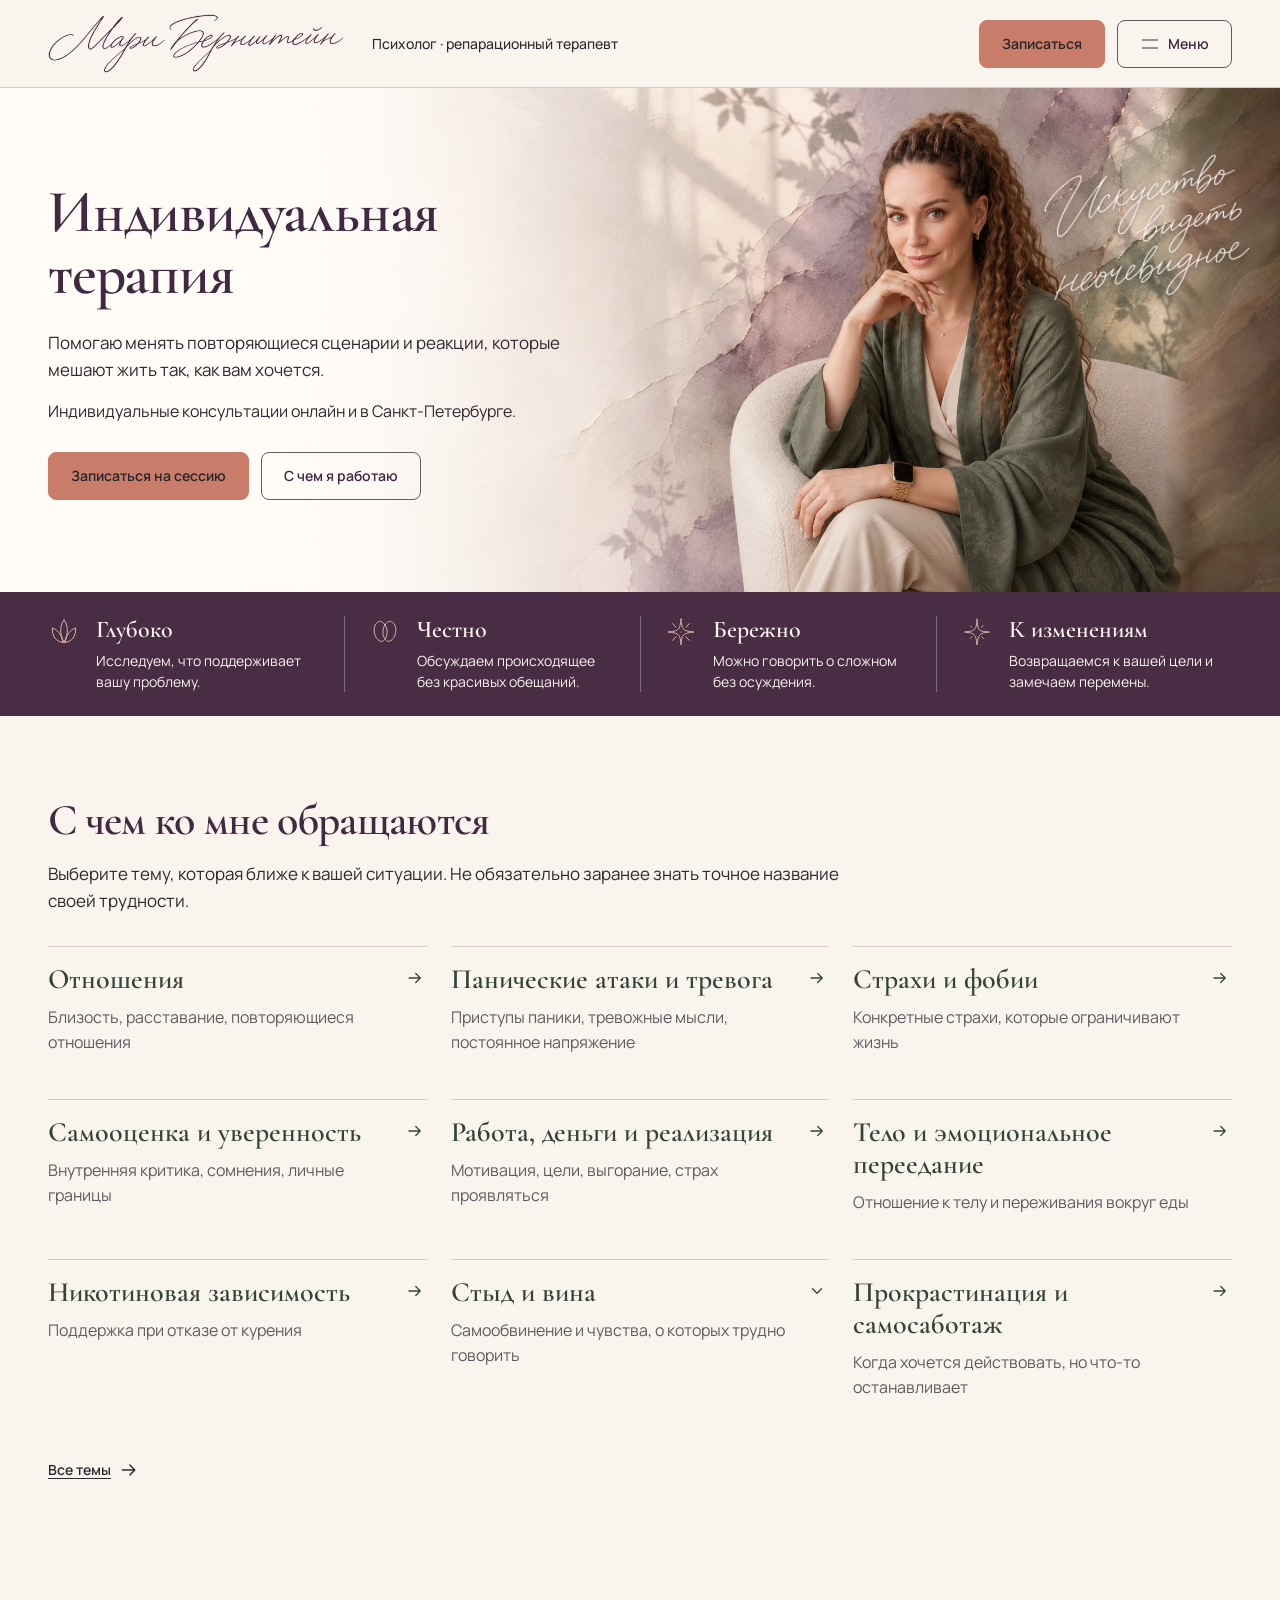
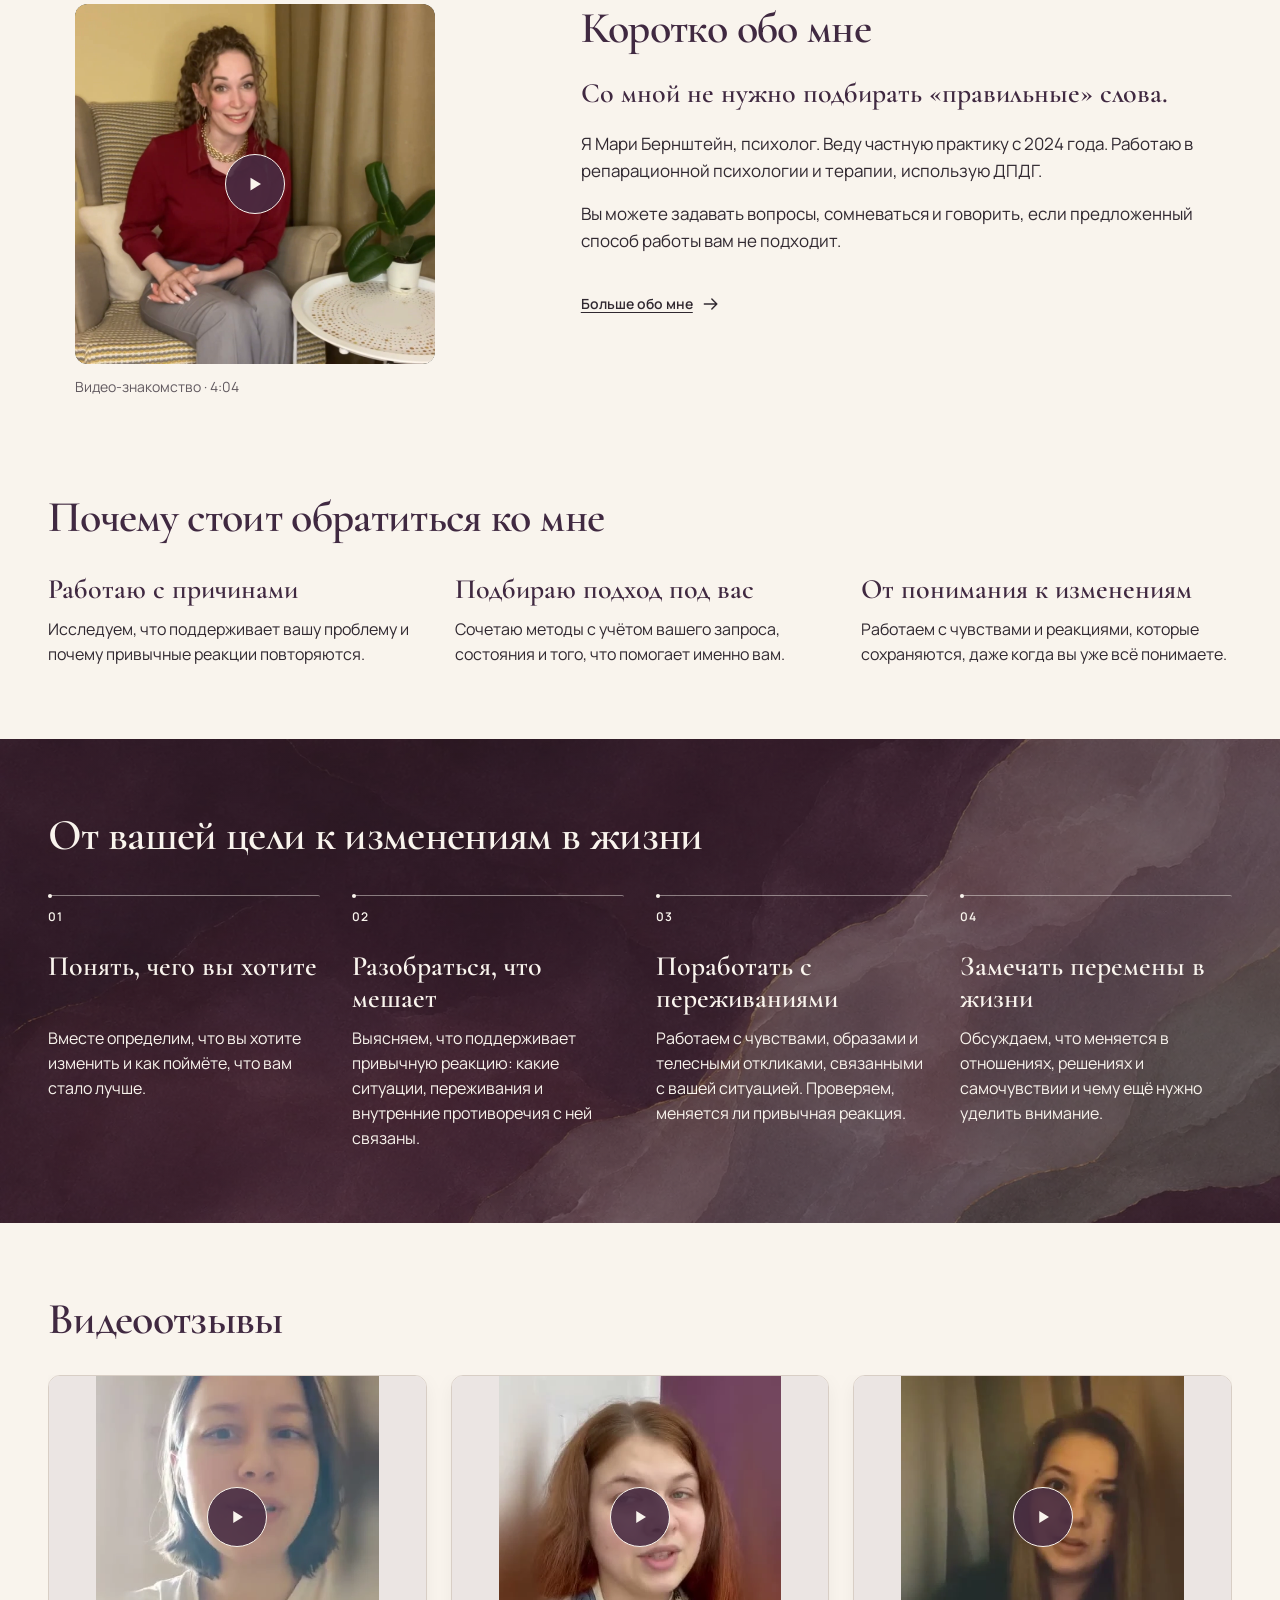
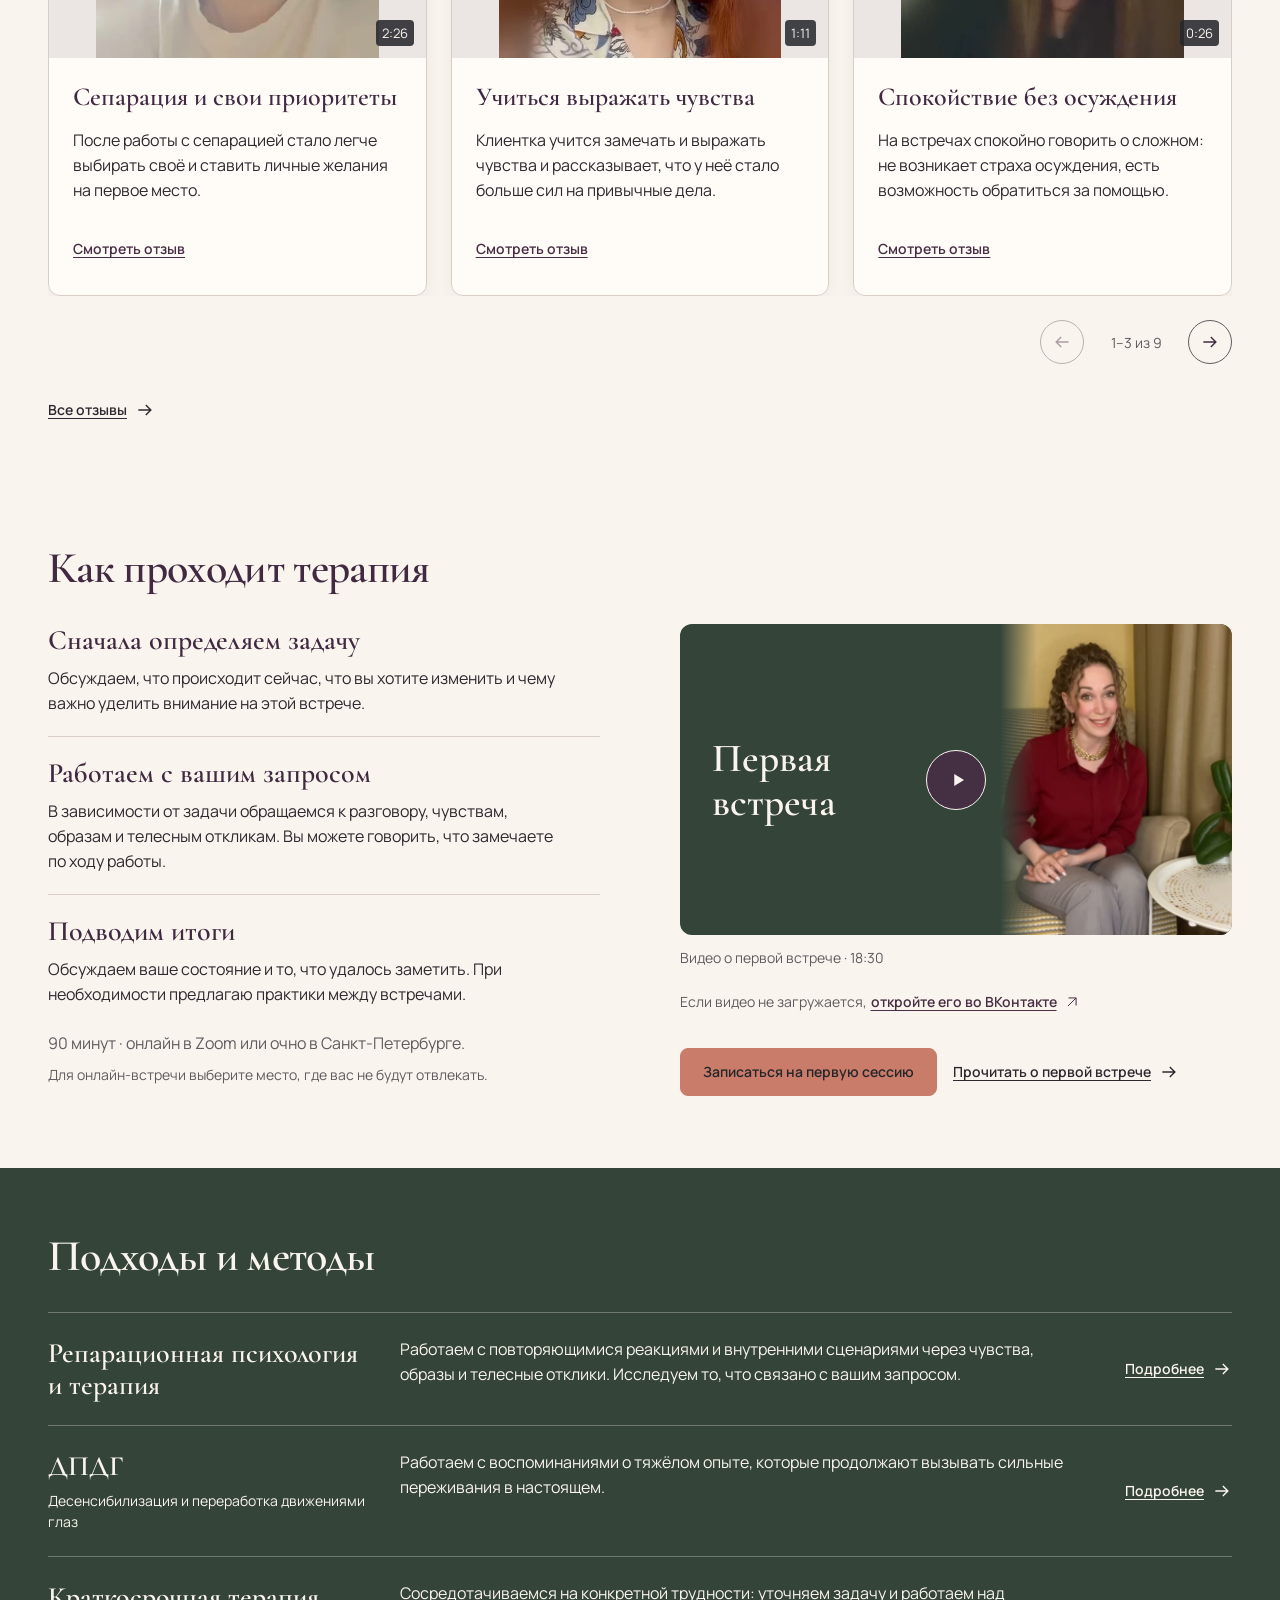
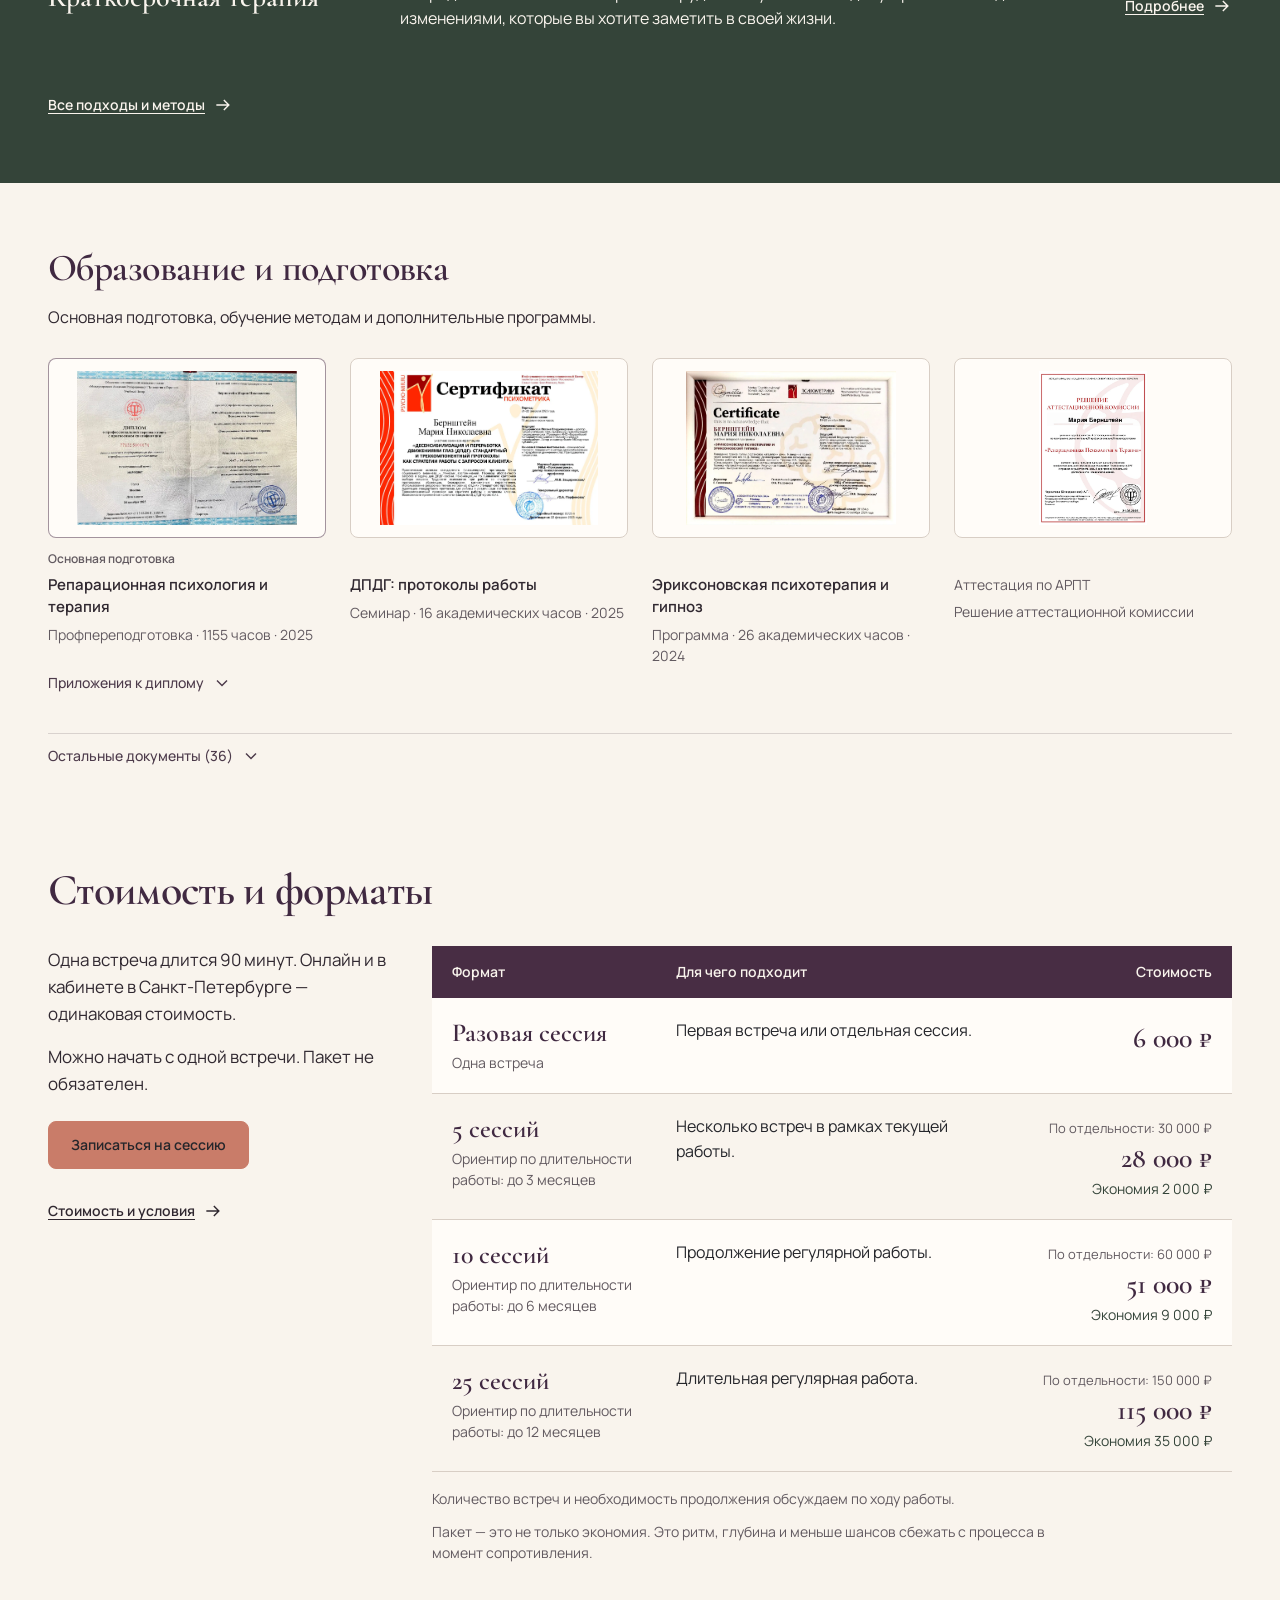
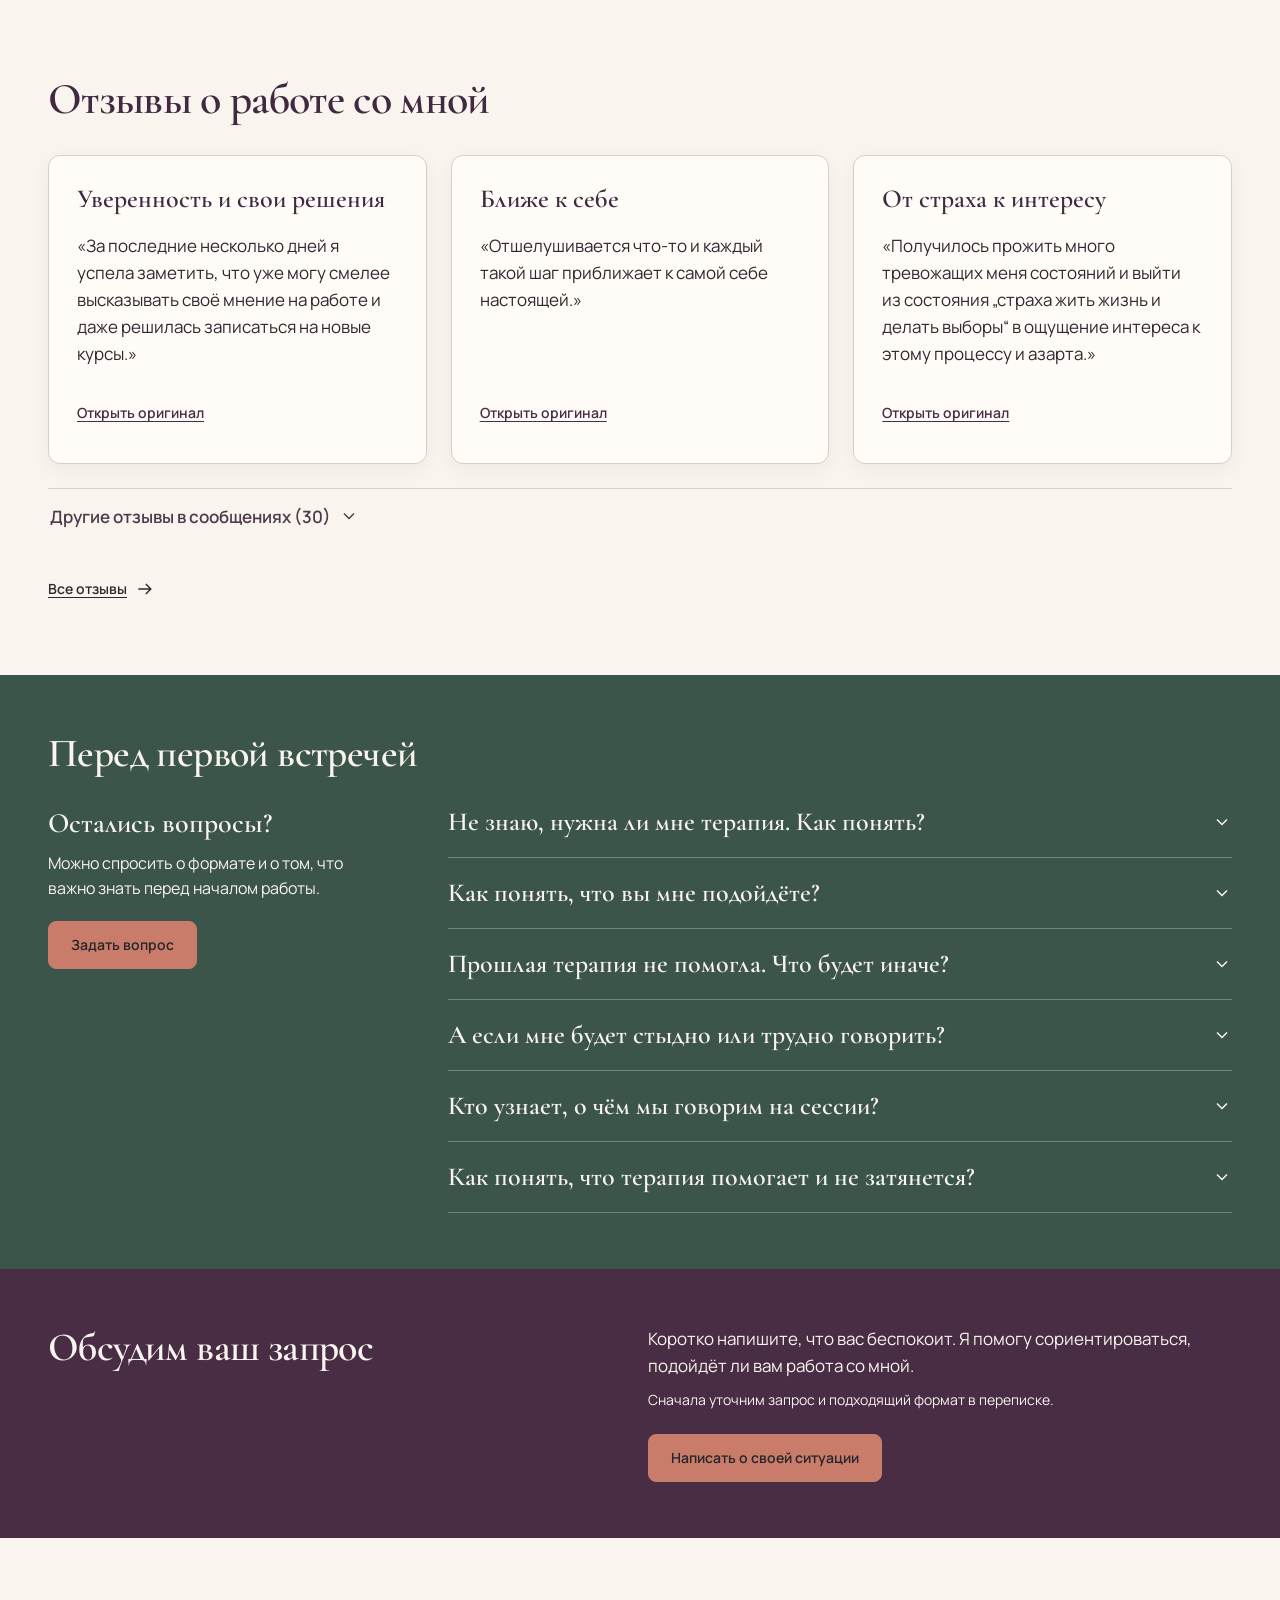
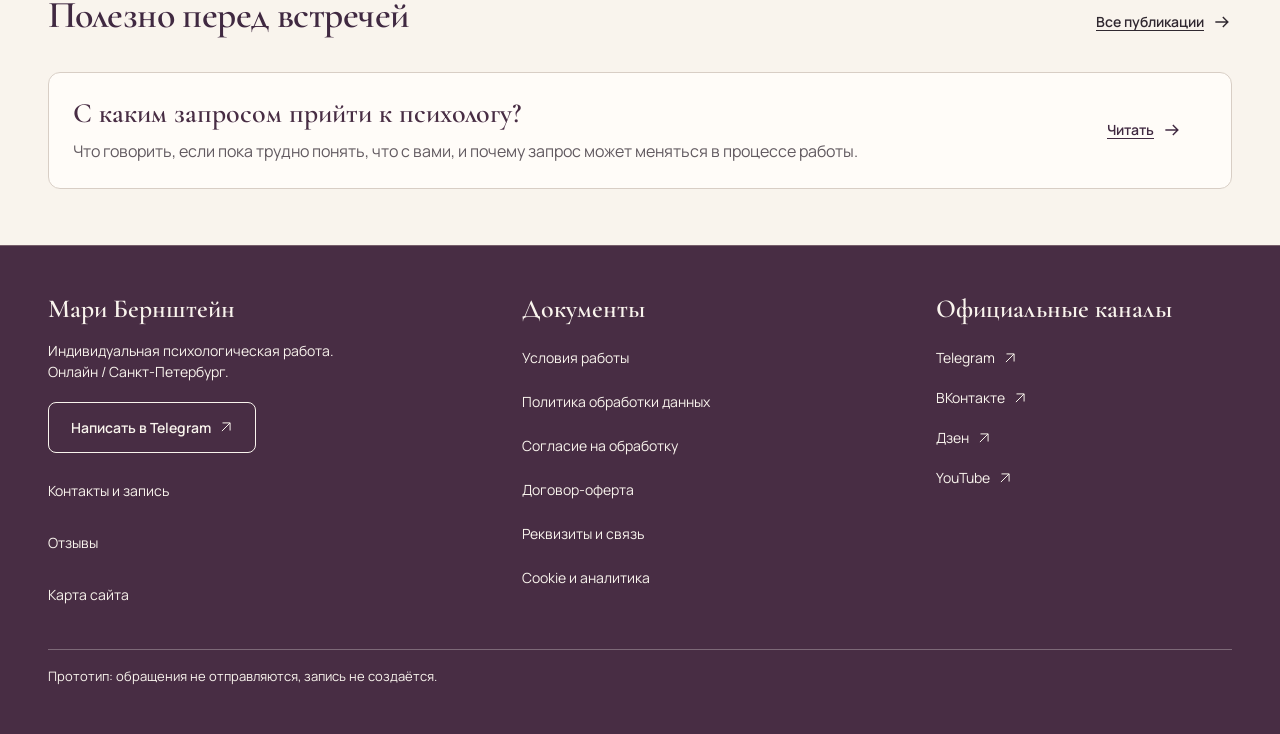
<file: v7/index.html>
<!doctype html><html lang="ru"><head><meta charset="utf-8"><meta name="viewport" content="width=device-width,initial-scale=1"><meta name="robots" content="noindex,nofollow"><title>Главная · Мари Бернштейн</title><link rel="stylesheet" href="v4-inherited.css"><link rel="stylesheet" href="v4-layout.css"><link rel="stylesheet" href="v4-body.css"><link rel="stylesheet" href="v4-ui.css"><link rel="preload" as="image" href="assets/hero-1672.webp" imagesrcset="assets/hero-840.webp 840w, assets/hero-1672.webp 1672w" imagesizes="(max-width: 680px) 100vw, 85vw" fetchpriority="high"><meta name="design-version" content="V7"><script src="v4-body.js"></script></head><body class="concept-b concept-mari"><div id="app"><header class="site-header"><div class="header-inner shell"><strong>Мари Бернштейн</strong><a href="#native-contact">Стоимость и связь по поводу записи</a></div></header><main class="main"><section class="section"><div class="inside"><p>Психолог · репарационный терапевт</p><h1>Мари Бернштейн</h1><p>Индивидуальные консультации онлайн и в Санкт-Петербурге.</p><p>Это резерв чтения статического прототипа. Формы здесь ничего не отправляют.</p></div></section></main></div><section id="native-contact" class="native-fallback" aria-labelledby="reserve-title"><h2 id="reserve-title">Если форма не открывается</h2><p>Ничего не отправлено. Здесь указаны стоимость, порядок записи и проверенный контакт для согласования консультации.</p><table class="price-table"><tr><th>Формат</th><th>Полная стоимость</th></tr><tr><td>90 минут</td><td>6000 ₽</td></tr><tr><td>5 встреч</td><td>28 000 ₽</td></tr><tr><td>10 встреч</td><td>51 000 ₽</td></tr><tr><td>25 встреч</td><td>115 000 ₽</td></tr></table><p>Цена одинакова онлайн и очно. Одна встреча доступна отдельно. Время и формат согласуются до 100% предоплаты; затем запись подтверждается.</p><h3>Перенос и отмена</h3><p>За 24 часа или раньше: перенос или возврат по текущему правилу. Менее чем за 24 часа, встреча считается проведённой и оплачивается. Если Мари отменяет или переносит встречу менее чем за 24 часа, следующая встреча бесплатна.</p><p data-fallback-contact><a class="button quiet" href="https://t.me/MarusyaBern" target="_blank" rel="noopener" aria-label="Связаться по поводу записи в Telegram (откроется в новой вкладке)">Связаться по поводу записи в Telegram</a></p><p data-fallback-paused hidden>Сейчас новые запросы не принимаются.</p><p class="small">Внешняя ссылка открывает Telegram. Сообщение не отправляется автоматически и время не бронируется.</p></section><noscript><style>.native-fallback{display:block}</style></noscript><dialog id="flow-dialog" aria-labelledby="flow-title"><div class="dialog-header"><h2 id="flow-title"></h2><button type="button" data-close aria-label="Закрыть окно">×</button></div><div class="dialog-body" id="flow-body"></div></dialog><script>window.PROTOTYPE_VARIANT="A";window.PROTOTYPE_DATA={"pages":{"H01":{"id":"H01","name":"Главная","url":"/","parent":null,"children":[],"crumbs":["H01"],"planning_status":"LAUNCH","published":false},"H02":{"id":"H02","name":"Онлайн-консультация","url":"/psiholog-online/","parent":null,"children":[],"crumbs":["H01","H02"],"planning_status":"LAUNCH","published":false},"H23":{"id":"H23","name":"Как проходит сессия","url":"/kak-prohodit-sessiya/","parent":null,"children":[],"crumbs":["H01","H23"],"planning_status":"LAUNCH","published":false},"A02":{"id":"A02","name":"Стоимость и форматы","url":"/stoimost/","parent":null,"children":[],"crumbs":["H01","A02"],"planning_status":"LAUNCH","published":false},"H22":{"id":"H22","name":"Контакты и запись","url":"/kontakty/","parent":null,"children":[],"crumbs":["H01","H22"],"planning_status":"LAUNCH","published":false},"A04":{"id":"A04","name":"Условия работы и частые вопросы","url":"/usloviya-raboty/","parent":null,"children":[],"crumbs":["H01","A04"],"planning_status":"LAUNCH","published":false},"TOPICS":{"id":"TOPICS","name":"Темы терапии","url":"/temy/","parent":null,"children":["TG_REL","TG_ANX","TG_FEAR","TG_SELF","TG_WORK","TG_PARENT","TG_CHILD","TG_BODY","TG_EMO"],"crumbs":["H01","TOPICS"],"planning_status":"LAUNCH","published":false,"baseline_name":"С чем я работаю: все темы"},"TG_REL":{"id":"TG_REL","name":"Отношения","url":"/temy/otnosheniya/","parent":"TOPICS","children":["TP01","TP02","TP03","TP04","TP05","TP06","TP07","TP08","TP09","TP10"],"crumbs":["H01","TOPICS","TG_REL"],"planning_status":"LAUNCH","published":false},"TG_ANX":{"id":"TG_ANX","name":"Панические атаки и тревожные расстройства","url":"/temy/trevoga-i-stress/","parent":"TOPICS","children":["TP11","TP12"],"crumbs":["H01","TOPICS","TG_ANX"],"planning_status":"LAUNCH","published":false,"baseline_name":"Тревога и стресс"},"TG_FEAR":{"id":"TG_FEAR","name":"Страхи и фобии","url":"/temy/strahi-i-fobii/","parent":"TOPICS","children":["TP13","TP14","TP15","TP16","FEAR_AIR","FEAR_HEIGHT","FEAR_WATER","FEAR_SPIDER","FEAR_DARK","FEAR_MED","FEAR_CLOSED","FEAR_OPEN","FEAR_VOMIT","FEAR_DOG","FEAR_MICROBE","FEAR_DEATH"],"crumbs":["H01","TOPICS","TG_FEAR"],"planning_status":"LAUNCH","published":false},"TG_SELF":{"id":"TG_SELF","name":"Самооценка и уверенность в себе","url":"/temy/samoocenka/","parent":"TOPICS","children":["TP17","TP18","TP19"],"crumbs":["H01","TOPICS","TG_SELF"],"planning_status":"LAUNCH","published":false,"baseline_name":"Самооценка и отношение к себе"},"TG_WORK":{"id":"TG_WORK","name":"Работа, деньги и реализация","url":"/temy/rabota-dengi-realizaciya/","parent":"TOPICS","children":["TP20","TP21","TP22","TP23","TP24","TP25","TP26"],"crumbs":["H01","TOPICS","TG_WORK"],"planning_status":"LAUNCH","published":false},"TG_PARENT":{"id":"TG_PARENT","name":"Отношения с родителями и сепарация","url":"/temy/roditeli-i-separaciya/","parent":"TOPICS","children":["TP27","TP28","TP29"],"crumbs":["H01","TOPICS","TG_PARENT"],"planning_status":"LAUNCH","published":false},"TG_CHILD":{"id":"TG_CHILD","name":"Материнство и отношения с детьми","url":"/temy/roditelstvo/","parent":"TOPICS","children":["TP30","TP31","TP32"],"crumbs":["H01","TOPICS","TG_CHILD"],"planning_status":"LAUNCH","published":false,"baseline_name":"Материнство и отношения с детьми"},"TG_BODY":{"id":"TG_BODY","name":"Тело и эмоциональное переедание","url":"/temy/telo-eda-privychki/","parent":"TOPICS","children":["TP33","TP34","TP35","TP36"],"crumbs":["H01","TOPICS","TG_BODY"],"baseline_name":"Тело, еда и привычки","planning_status":"LAUNCH","published":false},"TG_EMO":{"id":"TG_EMO","name":"Чувства, утраты и жизненные ориентиры","url":"/temy/chuvstva-i-poteri/","parent":"TOPICS","children":["TP37","TP38","TP39","TP40","TP41","TP42","TP43","TP44","TP45","TP46"],"crumbs":["H01","TOPICS","TG_EMO"],"planning_status":"LAUNCH","published":false,"baseline_name":"Чувства, потери и внутреннее состояние"},"TP01":{"id":"TP01","name":"Расставание и развод","url":"/temy/rasstavanie/","parent":"TG_REL","children":[],"crumbs":["H01","TOPICS","TG_REL","TP01"],"planning_status":"LAUNCH","published":false},"TP02":{"id":"TP02","name":"Эмоциональная зависимость","url":"/temy/emocionalnaya-zavisimost/","parent":"TG_REL","children":[],"crumbs":["H01","TOPICS","TG_REL","TP02"],"planning_status":"LAUNCH","published":false},"TP03":{"id":"TP03","name":"Созависимость","url":"/temy/sozavisimost/","parent":"TG_REL","children":[],"crumbs":["H01","TOPICS","TG_REL","TP03"],"planning_status":"LAUNCH","published":false},"TP05":{"id":"TP05","name":"Измена и предательство в отношениях","url":"/temy/izmena/","parent":"TG_REL","children":[],"crumbs":["H01","TOPICS","TG_REL","TP05"],"planning_status":"LAUNCH","published":false},"TP06":{"id":"TP06","name":"Ревность","url":"/temy/revnost/","parent":"TG_REL","children":[],"crumbs":["H01","TOPICS","TG_REL","TP06"],"planning_status":"LAUNCH","published":false},"TP07":{"id":"TP07","name":"Личные границы и конфликты","url":"/temy/konflikty-i-granicy/","parent":"TG_REL","children":[],"crumbs":["H01","TOPICS","TG_REL","TP07"],"planning_status":"LAUNCH","published":false},"TP08":{"id":"TP08","name":"Страх близости и недоступные партнёры","url":"/temy/blizost-i-nedostupnye-partnery/","parent":"TG_REL","children":[],"crumbs":["H01","TOPICS","TG_REL","TP08"],"planning_status":"LAUNCH","published":false},"TP11":{"id":"TP11","name":"Панические атаки","url":"/temy/panicheskie-perezhivaniya/","parent":"TG_ANX","children":[],"crumbs":["H01","TOPICS","TG_ANX","TP11"],"planning_status":"LAUNCH","published":false,"baseline_name":"Панические атаки и страх повторения"},"TP13":{"id":"TP13","name":"Страх вождения","url":"/temy/strah-vozhdeniya/","parent":"TG_FEAR","children":[],"crumbs":["H01","TOPICS","TG_FEAR","TP13"],"planning_status":"LAUNCH","published":false},"TP14":{"id":"TP14","name":"Страх стоматолога","url":"/temy/strah-stomatologa/","parent":"TG_FEAR","children":[],"crumbs":["H01","TOPICS","TG_FEAR","TP14"],"planning_status":"LAUNCH","published":false},"TP15":{"id":"TP15","name":"Страх публичных выступлений","url":"/temy/strah-vystupleniy/","parent":"TG_FEAR","children":[],"crumbs":["H01","TOPICS","TG_FEAR","TP15"],"planning_status":"LAUNCH","published":false},"TP16":{"id":"TP16","name":"Страх общения и социальной оценки","url":"/temy/strah-obshcheniya/","parent":"TG_FEAR","children":[],"crumbs":["H01","TOPICS","TG_FEAR","TP16"],"planning_status":"LAUNCH","published":false},"TP17":{"id":"TP17","name":"Внутренний критик и самокритика","url":"/temy/vnutrenniy-kritik/","parent":"TG_SELF","children":[],"crumbs":["H01","TOPICS","TG_SELF","TP17"],"planning_status":"LAUNCH","published":false},"TP18":{"id":"TP18","name":"Синдром самозванца","url":"/temy/sindrom-samozvanca/","parent":"TG_SELF","children":[],"crumbs":["H01","TOPICS","TG_SELF","TP18"],"planning_status":"LAUNCH","published":false},"TP19":{"id":"TP19","name":"Потеря себя и жизненных ориентиров","url":"/temy/poterya-sebya/","parent":"TG_SELF","children":[],"crumbs":["H01","TOPICS","TG_SELF","TP19"],"planning_status":"LAUNCH","published":false,"presentation_parent":"TG_EMO"},"TP23":{"id":"TP23","name":"Выгорание и перегрузка","url":"/temy/vygoranie/","parent":"TG_WORK","children":[],"crumbs":["H01","TOPICS","TG_WORK","TP23"],"planning_status":"LAUNCH","published":false},"TP24":{"id":"TP24","name":"Прокрастинация и самосаботаж","url":"/temy/prokrastinaciya/","parent":"TG_WORK","children":[],"crumbs":["H01","TOPICS","TG_WORK","TP24"],"planning_status":"LAUNCH","published":false},"TP28":{"id":"TP28","name":"Сепарация от родителей","url":"/temy/separaciya/","parent":"TG_PARENT","children":[],"crumbs":["H01","TOPICS","TG_PARENT","TP28"],"planning_status":"LAUNCH","published":false,"baseline_name":"Сепарация взрослого ребёнка"},"TP29":{"id":"TP29","name":"Когда взрослый ребёнок начинает жить отдельно","url":"/temy/vzroslyy-rebenok/","parent":"TG_PARENT","children":[],"crumbs":["H01","TOPICS","TG_PARENT","TP29"],"planning_status":"LAUNCH","published":false,"baseline_name":"Когда взрослый ребёнок отделяется","presentation_parent":"TG_CHILD"},"TP30":{"id":"TP30","name":"Срываюсь и кричу на ребёнка","url":"/temy/sryvy-na-rebenka/","parent":"TG_CHILD","children":[],"crumbs":["H01","TOPICS","TG_CHILD","TP30"],"planning_status":"LAUNCH","published":false},"TP33":{"id":"TP33","name":"Эмоциональное переедание","url":"/temy/emocionalnoe-pereedanie/","parent":"TG_BODY","children":[],"crumbs":["H01","TOPICS","TG_BODY","TP33"],"planning_status":"LAUNCH","published":false},"TP40":{"id":"TP40","name":"Гнев и раздражение","url":"/temy/gnev-i-razdrazhenie/","parent":"TG_EMO","children":[],"crumbs":["H01","TOPICS","TG_EMO","TP40"],"planning_status":"LAUNCH","published":false},"TP42":{"id":"TP42","name":"Одиночество","url":"/temy/odinochestvo/","parent":"TG_EMO","children":[],"crumbs":["H01","TOPICS","TG_EMO","TP42"],"planning_status":"LAUNCH","published":false},"TP43":{"id":"TP43","name":"Горе и утрата","url":"/temy/gore-i-utrata/","parent":"TG_EMO","children":[],"crumbs":["H01","TOPICS","TG_EMO","TP43"],"planning_status":"LAUNCH","published":false},"TP44":{"id":"TP44","name":"Бессилие, пустота и упадок сил","url":"/temy/bessilie-i-pustota/","parent":"TG_EMO","children":[],"crumbs":["H01","TOPICS","TG_EMO","TP44"],"planning_status":"LAUNCH","published":false},"TP45":{"id":"TP45","name":"ПТСР, кПТСР и последствия травмы","url":"/temy/travmaticheskie-perezhivaniya/","parent":"TG_EMO","children":[],"crumbs":["H01","TOPICS","TG_EMO","TP45"],"planning_status":"LAUNCH","published":false,"baseline_name":"Травматические переживания"},"FEAR_AIR":{"id":"FEAR_AIR","name":"Страх полётов / аэрофобия","url":"/temy/aerofobiya/","parent":"TG_FEAR","children":[],"crumbs":["H01","TOPICS","TG_FEAR","FEAR_AIR"],"planning_status":"LAUNCH","published":false},"FEAR_HEIGHT":{"id":"FEAR_HEIGHT","name":"Страх высоты","url":"/temy/strah-vysoty/","parent":"TG_FEAR","children":[],"crumbs":["H01","TOPICS","TG_FEAR","FEAR_HEIGHT"],"planning_status":"LAUNCH","published":false},"FEAR_SPIDER":{"id":"FEAR_SPIDER","name":"Страх пауков","url":"/temy/strah-paukov/","parent":"TG_FEAR","children":[],"crumbs":["H01","TOPICS","TG_FEAR","FEAR_SPIDER"],"planning_status":"LAUNCH","published":false},"FEAR_VOMIT":{"id":"FEAR_VOMIT","name":"Страх рвоты","url":"/temy/strah-rvoty/","parent":"TG_FEAR","children":[],"crumbs":["H01","TOPICS","TG_FEAR","FEAR_VOMIT"],"planning_status":"LAUNCH","published":false},"A01":{"id":"A01","name":"Как я работаю: подходы и методы","url":"/podhod/","parent":null,"children":["M01","M02","M05"],"crumbs":["H01","A01"],"planning_status":"LAUNCH","published":false},"M01":{"id":"M01","name":"Репарационная психология и терапия","url":"/podhod/arpt/","parent":"A01","children":[],"crumbs":["H01","A01","M01"],"planning_status":"LAUNCH","published":false,"baseline_name":"АРПТ: репарационная работа"},"M02":{"id":"M02","name":"ДПДГ: десенсибилизация и переработка движениями глаз","url":"/podhod/dpdg/","parent":"A01","children":[],"crumbs":["H01","A01","M02"],"planning_status":"LAUNCH","published":false,"baseline_name":"ДПДГ"},"M05":{"id":"M05","name":"Краткосрочная терапия","url":"/podhod/kratkosrochnaya-rabota/","parent":"A01","children":[],"crumbs":["H01","A01","M05"],"planning_status":"LAUNCH","published":false,"baseline_name":"Краткосрочная терапия"},"H21":{"id":"H21","name":"Обо мне","url":"/o-mne/","parent":null,"children":[],"crumbs":["H01","H21"],"planning_status":"LAUNCH","published":false},"A05":{"id":"A05","name":"Отзывы","url":"/otzyvy/","parent":null,"children":[],"crumbs":["H01","A05"],"planning_status":"LAUNCH","published":false},"A07":{"id":"A07","name":"Блог","url":"/stati/","parent":null,"children":[],"crumbs":["H01","A07"],"planning_status":"LAUNCH","published":false},"L01":{"id":"L01","name":"Политика обработки персональных данных","url":"/privacy/","parent":null,"children":[],"crumbs":["H01","L01"],"planning_status":"LAUNCH","published":false},"L02":{"id":"L02","name":"Согласие на обработку данных","url":"/consent/","parent":null,"children":[],"crumbs":["H01","L02"],"planning_status":"LAUNCH","published":false},"L04":{"id":"L04","name":"Договор-оферта","url":"/offer-consultations/","parent":null,"children":[],"crumbs":["H01","L04"],"planning_status":"LAUNCH","published":false,"baseline_name":"Договор / оферта на индивидуальные услуги"},"L05":{"id":"L05","name":"Реквизиты и связь","url":"/rekvizity/","parent":null,"children":[],"crumbs":["H01","L05"],"planning_status":"LAUNCH","published":false,"baseline_name":"Сведения об исполнителе и обращения"},"L06":{"id":"L06","name":"Cookie и настройки аналитики","url":"/cookies/","parent":null,"children":[],"crumbs":["H01","L06"],"planning_status":"LAUNCH","published":false},"SITEMAP":{"id":"SITEMAP","name":"Карта сайта","url":"/karta-sayta/","parent":null,"children":[],"crumbs":["H01","SITEMAP"],"planning_status":"LAUNCH","published":false},"FEAR_DEATH":{"id":"FEAR_DEATH","name":"Страх смерти","url":"/temy/strah-smerti/","parent":"TG_FEAR","children":[],"crumbs":["H01","TOPICS","TG_FEAR","FEAR_DEATH"],"planning_status":"LAUNCH","published":false},"TP36":{"id":"TP36","name":"Психологическая поддержка отказа от курения","url":"/temy/otkaz-ot-kureniya/","parent":"TG_BODY","children":[],"crumbs":["H01","TOPICS","TG_BODY","TP36"],"baseline_status":"OPTIONAL","prototype_status":"LAUNCH_CANDIDATE_BY_OWNER_REQUEST","planning_status":"OPTIONAL","published":false},"TP37":{"id":"TP37","name":"Чувство вины","url":"/temy/chuvstvo-viny/","parent":"TG_EMO","children":[],"crumbs":["H01","TOPICS","TG_EMO","TP37"],"baseline_status":"OPTIONAL","prototype_status":"LAUNCH_CANDIDATE_BY_OWNER_REQUEST","planning_status":"OPTIONAL","published":false},"TP38":{"id":"TP38","name":"Стыд","url":"/temy/styd/","parent":"TG_EMO","children":[],"crumbs":["H01","TOPICS","TG_EMO","TP38"],"baseline_status":"OPTIONAL","prototype_status":"LAUNCH_CANDIDATE_BY_OWNER_REQUEST","planning_status":"OPTIONAL","published":false},"TP04":{"id":"TP04","name":"Повторяющийся выбор партнёров","url":"/temy/vybor-partnerov/","parent":"TG_REL","children":[],"crumbs":["H01","TOPICS","TG_REL","TP04"],"planning_status":"OPTIONAL","published":false},"TP09":{"id":"TP09","name":"Здоровые отношения","url":"/temy/zdorovye-otnosheniya/","parent":"TG_REL","children":[],"crumbs":["H01","TOPICS","TG_REL","TP09"],"planning_status":"OPTIONAL","published":false},"TP10":{"id":"TP10","name":"Сексуальность в индивидуальной работе","url":"/temy/seksualnost/","parent":"TG_REL","children":[],"crumbs":["H01","TOPICS","TG_REL","TP10"],"planning_status":"OPTIONAL","published":false},"TP12":{"id":"TP12","name":"Повторяющиеся тревожные мысли","url":"/temy/trevozhnye-mysli/","parent":"TG_ANX","children":[],"crumbs":["H01","TOPICS","TG_ANX","TP12"],"planning_status":"OPTIONAL","published":false},"TP20":{"id":"TP20","name":"Отношения с деньгами","url":"/temy/otnosheniya-s-dengami/","parent":"TG_WORK","children":[],"crumbs":["H01","TOPICS","TG_WORK","TP20"],"planning_status":"OPTIONAL","published":false},"TP21":{"id":"TP21","name":"Финансовый потолок и страх успеха","url":"/temy/finansovyy-potolok/","parent":"TG_WORK","children":[],"crumbs":["H01","TOPICS","TG_WORK","TP21"],"planning_status":"OPTIONAL","published":false},"TP22":{"id":"TP22","name":"Страх проявляться и продавать","url":"/temy/strah-proyavlyatsya/","parent":"TG_WORK","children":[],"crumbs":["H01","TOPICS","TG_WORK","TP22"],"planning_status":"OPTIONAL","published":false},"TP25":{"id":"TP25","name":"Мотивация, цели и профессиональная реализация","url":"/temy/celi-i-realizaciya/","parent":"TG_WORK","children":[],"crumbs":["H01","TOPICS","TG_WORK","TP25"],"planning_status":"OPTIONAL","published":false,"baseline_name":"Цели и профессиональная реализация"},"TP26":{"id":"TP26","name":"Поиск смысла и предназначения","url":"/temy/smysl-i-prednaznachenie/","parent":"TG_WORK","children":[],"crumbs":["H01","TOPICS","TG_WORK","TP26"],"planning_status":"OPTIONAL","published":false},"TP27":{"id":"TP27","name":"Отношения с матерью и отцом","url":"/temy/otnosheniya-s-roditelyami/","parent":"TG_PARENT","children":[],"crumbs":["H01","TOPICS","TG_PARENT","TP27"],"planning_status":"OPTIONAL","published":false},"TP31":{"id":"TP31","name":"Материнская перегрузка и выгорание","url":"/temy/materinskaya-peregruzka/","parent":"TG_CHILD","children":[],"crumbs":["H01","TOPICS","TG_CHILD","TP31"],"planning_status":"OPTIONAL","published":false},"TP32":{"id":"TP32","name":"Переживания после рождения ребёнка","url":"/temy/posle-rozhdeniya-rebenka/","parent":"TG_CHILD","children":[],"crumbs":["H01","TOPICS","TG_CHILD","TP32"],"planning_status":"OPTIONAL","published":false},"TP34":{"id":"TP34","name":"Отношение к своему телу","url":"/temy/otnoshenie-k-telu/","parent":"TG_BODY","children":[],"crumbs":["H01","TOPICS","TG_BODY","TP34"],"planning_status":"OPTIONAL","published":false},"TP35":{"id":"TP35","name":"Психосоматика и телесные проявления","url":"/temy/psihosomatika/","parent":"TG_BODY","children":[],"crumbs":["H01","TOPICS","TG_BODY","TP35"],"planning_status":"OPTIONAL","published":false},"TP39":{"id":"TP39","name":"Обида","url":"/temy/obida/","parent":"TG_EMO","children":[],"crumbs":["H01","TOPICS","TG_EMO","TP39"],"planning_status":"OPTIONAL","published":false},"TP41":{"id":"TP41","name":"Зависть","url":"/temy/zavist/","parent":"TG_EMO","children":[],"crumbs":["H01","TOPICS","TG_EMO","TP41"],"planning_status":"OPTIONAL","published":false},"TP46":{"id":"TP46","name":"Длительная разлука и неопределённость","url":"/temy/razluka-i-neopredelennost/","parent":"TG_EMO","children":[],"crumbs":["H01","TOPICS","TG_EMO","TP46"],"planning_status":"OPTIONAL","published":false},"FEAR_WATER":{"id":"FEAR_WATER","name":"Страх воды","url":"/temy/strah-vody/","parent":"TG_FEAR","children":[],"crumbs":["H01","TOPICS","TG_FEAR","FEAR_WATER"],"planning_status":"HOLD","published":false},"FEAR_DARK":{"id":"FEAR_DARK","name":"Страх темноты","url":"/temy/strah-temnoty/","parent":"TG_FEAR","children":[],"crumbs":["H01","TOPICS","TG_FEAR","FEAR_DARK"],"planning_status":"HOLD","published":false},"FEAR_MED":{"id":"FEAR_MED","name":"Страх врачей, уколов и крови","url":"/temy/strah-vrachey/","parent":"TG_FEAR","children":[],"crumbs":["H01","TOPICS","TG_FEAR","FEAR_MED"],"planning_status":"OPTIONAL","published":false},"FEAR_CLOSED":{"id":"FEAR_CLOSED","name":"Замкнутые пространства","url":"/temy/zamknutye-prostranstva/","parent":"TG_FEAR","children":[],"crumbs":["H01","TOPICS","TG_FEAR","FEAR_CLOSED"],"planning_status":"HOLD","published":false},"FEAR_OPEN":{"id":"FEAR_OPEN","name":"Страх выйти из дома и открытых мест","url":"/temy/otkrytye-mesta/","parent":"TG_FEAR","children":[],"crumbs":["H01","TOPICS","TG_FEAR","FEAR_OPEN"],"planning_status":"HOLD","published":false},"FEAR_DOG":{"id":"FEAR_DOG","name":"Страх собак","url":"/temy/strah-sobak/","parent":"TG_FEAR","children":[],"crumbs":["H01","TOPICS","TG_FEAR","FEAR_DOG"],"planning_status":"OPTIONAL","published":false},"FEAR_MICROBE":{"id":"FEAR_MICROBE","name":"Страх микробов и заражения","url":"/temy/strah-zarazheniya/","parent":"TG_FEAR","children":[],"crumbs":["H01","TOPICS","TG_FEAR","FEAR_MICROBE"],"planning_status":"HOLD","published":false},"L03":{"id":"L03","name":"Согласие на информационные/рекламные сообщения","url":"/marketing-consent/","parent":null,"children":[],"crumbs":["H01","L03"],"planning_status":"OPTIONAL","published":false},"REQUEST_GUIDE":{"id":"REQUEST_GUIDE","name":"С каким запросом прийти к психологу?","url":null,"parent":"A07","children":[],"crumbs":["H01","A07","REQUEST_GUIDE"],"planning_status":"DRAFT","published":false,"seo_owner":null}},"groups":["TG_REL","TG_ANX","TG_FEAR","TG_SELF","TG_WORK","TG_PARENT","TG_CHILD","TG_BODY","TG_EMO"],"ui":{"BOOK_ENTRY":"Записаться на сессию","BOOK_SUBMIT":"Отправить заявку","BOOK_CONTACT_TITLE":"Как с вами связаться?","NAME_LABEL":"Как к вам обращаться?","BOOK_REVIEW_TITLE":"Проверьте перед отправкой","FORM_BACK":"Назад","FORM_CLOSE":"Закрыть","BOOK_SUCCESS":"Спасибо! Мы напишем вам, чтобы подобрать время сессии.","BOOK_BEFORE_SUBMIT":"Мы напишем вам, чтобы подобрать время сессии.","QUESTION_ENTRY":"Задать вопрос Мари","QUESTION_SUBMIT":"Отправить вопрос","QUESTION_TITLE":"Ваш вопрос Мари","QUESTION_CONTACT_TITLE":"Куда ответить?","QUESTION_REVIEW_TITLE":"Проверьте вопрос перед отправкой","QUESTION_BEFORE_CONTACT":"Контакт нужен для ответа по вашему вопросу. Ваш вопрос и голосовую запись я не публикую без отдельного разрешения.","QUESTION_BEFORE_CONTACT_TEXT_ONLY":"О чём хотите меня спросить? Можно коротко рассказать о ситуации, чтобы я лучше поняла ваш вопрос.","QUESTION_SUCCESS":"Спасибо за вопрос. Я отвечу вам по указанному контакту.","EMAIL_LABEL":"Email","TG_LABEL":"Имя пользователя Telegram","PHONE_LABEL":"Телефон с кодом страны","CONTACT_METHOD_LABEL":"Как вам ответить?","ERR_METHOD":"Выберите способ связи.","ERR_EMAIL_MISSING":"Укажите email для ответа.","ERR_TG_MISSING":"Укажите имя пользователя Telegram для ответа.","ERR_PHONE_MISSING":"Укажите номер для ответа.","ERR_EMAIL_FORMAT":"Проверьте email, например name@example.com.","ERR_TG_FORMAT":"Проверьте имя пользователя Telegram, например @username.","ERR_PHONE_FORMAT":"Проверьте номер телефона и код страны.","ERR_QUESTION_TEXT":"Напишите, о чём хотели бы спросить.","ERR_QUESTION_WITH_VOICE":"Напишите вопрос или добавьте запись.","VOICE_OPTION":"Задать вопрос голосом","VOICE_START":"Записать вопрос","VOICE_STOP":"Остановить запись","VOICE_PLAY":"Прослушать","VOICE_REPLACE":"Перезаписать","VOICE_DELETE":"Удалить запись","VOICE_TEXT":"Написать текстом","VOICE_BEFORE_RECORD":"Вы сможете прослушать и удалить запись. Она отправится только вместе с вопросом после вашего подтверждения.","VOICE_DENIED":"Не удалось включить микрофон. Можно написать вопрос текстом.","VOICE_LOCAL_DRAFT":"Запись ещё не отправлена.","VOICE_NOT_ADDED":"Запись не добавлена. Можно повторить запись или написать текст.","FORM_PENDING":"Отправляем…","FORM_FAILURE":"Не получилось отправить. Всё, что вы заполнили, осталось в форме. Можно вернуться к ней или попробовать ещё раз.","FORM_UNCERTAIN":"Не удалось подтвердить получение. Обращение могло дойти.","CHECK_STATUS":"Проверить получение","RETRY_SAME_OPERATION":"Повторить отправку","RETURN_READING":"Вернуться к чтению","BOOK_PAUSED":"Сейчас я не принимаю новые записи. Материалы сайта остаются для вас открыты.","NO_CONTACT_AVAILABLE":"Сейчас связаться через сайт не получается.","MODIFY_ENTRY":"Перенести или отменить встречу","MODIFY_HELP":"Укажите дату и время согласованной встречи. Новое время нужно согласовать отдельно.","TG_PERSONAL":"Написать в Telegram","TG_CHANNEL":"Читать Telegram-канал","VK_PROFILE":"Открыть страницу ВК","RESOURCE_UNAVAILABLE":"Этот материал сейчас недоступен.","RESOURCE_RETRY":"Повторить получение","RESOURCE_PENDING":"Запрос на материал получен. Он ещё не отправлен.","RESOURCE_ACCESS_READY":"Материал доступен.","RESOURCE_OPEN":"Открыть материал","RESOURCE_EMAIL_SENT":"Материал отправлен на указанный email.","RESOURCE_DELIVERY_FAILURE":"Не удалось выдать материал. Можно повторить получение.","RETURN_FORM":"Вернуться к форме","LEAVE_DRAFT_TITLE":"Закрыть форму с несохранённым текстом?","KEEP_EDITING":"Продолжить заполнение","DELETE_DRAFT_AND_CLOSE":"Удалить черновик и закрыть","HTTP404_TITLE":"Страница не найдена","HTTP404_BODY":"Возможно, адрес изменился или страница больше недоступна.","TEMPORARY_ERROR":"Не удалось открыть страницу. Попробуйте ещё раз.","RETRY_READING":"Повторить","ANALYTICS_SAVE":"Сохранить выбор","ANALYTICS_REJECT":"Отказаться от необязательной аналитики","ANALYTICS_SAVED":"Выбор сохранён.","ANALYTICS_FAILURE":"Не удалось сохранить выбор. Попробуйте ещё раз.","DISCUSS_SUCCESS":"Спасибо, что поделились. Ваш запрос получен. Я свяжусь с вами, чтобы обсудить, чем смогу помочь.","BOOK_TITLE":"Записаться на сессию","DISCUSS_ENTRY":"Давайте обсудим ваш запрос","DISCUSS_TITLE":"Расскажите, что вас беспокоит","DISCUSS_SUBMIT":"Отправить мой запрос","DISCUSS_QUERY_LABEL":"Ваше сообщение","DISCUSS_BEFORE_CONTACT":"Можно своими словами, даже если пока трудно сформулировать вопрос.","QUESTION_QUERY_LABEL":"Какой вопрос вы хотите задать? *","BOOK_NAME_LABEL":"Как к вам обращаться?","BOOK_METHOD_HINT":"Выберите один или несколько способов связи.","ERR_BOOK_NAME":"Напишите, как к вам обращаться.","ERR_BOOK_METHODS":"Выберите хотя бы один способ связи."},"home_topic_cards":[{"label":"Отношения","target":"TG_REL","hint":"Близость, расставание, повторяющиеся отношения"},{"label":"Панические атаки и тревожные расстройства","target":"TG_ANX","hint":"Панические атаки, тревога, постоянное напряжение"},{"label":"Страхи и фобии","target":"TG_FEAR","hint":"Конкретные страхи, которые ограничивают жизнь"},{"label":"Самооценка и уверенность","target":"TG_SELF","hint":"Внутренняя критика, сомнения, личные границы"},{"label":"Работа, деньги и реализация","target":"TG_WORK","hint":"Мотивация, цели, выгорание, страх проявляться"},{"label":"Тело и эмоциональное переедание","target":"TG_BODY","hint":"Отношение к телу и переживания вокруг еды"},{"label":"Никотиновая зависимость","target":"TP36","hint":"Поддержка при отказе от курения"},{"label":"Стыд и вина","picker":"shame","targets":["TP38","TP37"],"hint":"Самообвинение и чувства, о которых трудно говорить"},{"label":"Прокрастинация и самосаботаж","target":"TP24","hint":"Когда хочется действовать, но что-то останавливает"}],"topic_collections":{"TG_REL":{"topics":["TP01","TP02","TP03","TP04","TP05","TP06","TP07","TP08","TP09","TP10"],"related":["TP19"]},"TG_ANX":{"topics":["TP11","TP12"],"related":[]},"TG_FEAR":{"topics":["TP13","TP14","TP15","TP16","FEAR_AIR","FEAR_HEIGHT","FEAR_WATER","FEAR_SPIDER","FEAR_DARK","FEAR_MED","FEAR_CLOSED","FEAR_OPEN","FEAR_VOMIT","FEAR_DOG","FEAR_MICROBE","FEAR_DEATH"],"related":[]},"TG_SELF":{"topics":["TP17","TP18"],"related":["TP07"]},"TG_WORK":{"topics":["TP20","TP21","TP22","TP23","TP24","TP25","TP26"],"related":["TP17","TP18","TP19"]},"TG_PARENT":{"topics":["TP27","TP28"],"related":["TP29"]},"TG_CHILD":{"topics":["TP29","TP30","TP31","TP32"],"related":[]},"TG_BODY":{"topics":["TP33","TP34","TP35","TP36"],"related":[]},"TG_EMO":{"topics":["TP19","TP37","TP38","TP39","TP40","TP41","TP42","TP43","TP44","TP45","TP46"],"related":["TP26"]}},"topic_sections":{"TG_ANX":[{"id":"anxiety","title":"Тревога и постоянное напряжение","text":"Когда трудно отпустить тревожные мысли, расслабиться или почувствовать себя спокойно."},{"id":"gtr","title":"Генерализованное тревожное расстройство (ГТР)","text":"Если вы обращаетесь по поводу ГТР, расскажите, что беспокоит вас сейчас и какая помощь уже есть. Вместе обсудим, как может строиться психологическая работа."}],"TG_SELF":[{"id":"confidence","title":"Уверенность в себе","text":"Когда хочется больше опираться на себя, свободнее говорить о своих желаниях и меньше зависеть от чужой оценки."},{"id":"boundaries","title":"Личные границы","text":"Как говорить «нет», замечать свои потребности и оставаться в контакте с собой рядом с другими.","link":"TP07"}]},"faq_home":[{"id":"FAQ_NEED","question":"Не знаю, нужна ли мне терапия. Как понять?","answer":"Не обязательно ждать, пока станет совсем плохо. Если одна и та же история повторяется, отнимает много сил или мешает жить так, как хочется, с этим можно обратиться. Начнём с того, что происходит у вас и что вы хотите изменить.","barriers":["NEED","SELF_RELIANCE"],"evidence":["NAFI24","WMH14"]},{"id":"FAQ_FIT","question":"Как понять, что вы мне подойдёте?","answer":"Посмотрите видео-знакомство, почитайте о моём подходе и образовании. На первой встрече вы сможете почувствовать, как вам со мной: получается ли говорить о важном, понятно ли то, что я предлагаю. После неё можно решить, хотите ли вы продолжать.","barriers":["COMPETENCE","FIT"],"evidence":["NAFI24","QUAL22"]},{"id":"FAQ_PAST","question":"Прошлая терапия не помогла. Что будет иначе?","answer":"Расскажите, что вы уже пробовали и чего вам тогда не хватило. Мне важно это учитывать. В работе будем возвращаться к вашей цели и смотреть, что меняется в жизни, а не только что удалось понять на сессии.","barriers":["PAST_EXPERIENCE","EFFICACY"],"evidence":["WMH14","NONRESPONSE24"]},{"id":"FAQ_SHAME","question":"А если мне будет стыдно или трудно говорить?","answer":"Можно начать прямо с этого: «Мне трудно об этом говорить». Не нужно сначала собраться, перестать волноваться или найти правильные слова. Я помогу начать разговор без необходимости оправдываться или выглядеть благополучно.","barriers":["DISCLOSURE","JUDGEMENT"],"evidence":["NAFI24","STIGMA14","QUAL22"]},{"id":"FAQ_PRIVACY","question":"Кто узнает, о чём мы говорим на сессии?","answer":"То, чем вы делитесь, не становится темой моих соцсетей или разговоров с вашими близкими. Для публикации отзыва или истории работы нужно отдельное согласие. Если конфиденциальность особенно вас тревожит, это можно обсудить ещё до встречи.","barriers":["PRIVACY"],"evidence":["NAFI24","STIGMA14"],"basis":"Авторский текст Мари о конфиденциальности + ранее согласованное отдельное разрешение на публикацию; не обещание отсутствия любых законных исключений."},{"id":"FAQ_PROGRESS","question":"Как понять, что терапия помогает и не затянется?","answer":"В начале обсудим, каких изменений вы ждёте и по чему сможете их заметить. Дальше будем к этому возвращаться: что уже получается иначе, а где всё остаётся по-прежнему. Если вы не замечаете сдвигов, об этом важно говорить. Вместе будем разбираться, что мешает.","barriers":["DURATION","EFFICACY","COST"],"evidence":["NONRESPONSE24","WMH14"],"basis":"Согласованная работа от цели к изменениям; без фиксированного срока и гарантии результата."}],"booking_channels":[{"id":"telegram","label":"Telegram","field":"Имя пользователя или ссылка Telegram","placeholder":"@username или t.me/username","type":"text"},{"id":"vk","label":"ВКонтакте","field":"Ссылка на страницу ВКонтакте","placeholder":"vk.com/id123456","type":"text"},{"id":"whatsapp","label":"WhatsApp","field":"Номер WhatsApp с кодом страны","placeholder":"+7 999 123-45-67","type":"tel"},{"id":"email","label":"Email","field":"Email","placeholder":"name@example.com","type":"email"}]};
window.VK_ARTICLES={"price": "<div class=\"author-article\" data-vk-article><p class=\"article-origin\">Авторская публикация Мари Бернштейн · ВКонтакте<\/p><h2>Стоимость и форматы работы<\/h2><p>Цена на терапию не должна быть квестом.<\/p><p>Мне кажется странным, когда человек уже почти готов обратиться за помощью, но вместо понятных условий видит загадочное “напишите в личные сообщения, всё расскажем”. Как будто стоимость психологической работы - это тайное знание, доступное только после обряда и трёх уточняющих вопросов.<\/p><p>Я за ясность.<\/p><p>Не потому, что терапию можно выбрать как тариф мобильной связи. А потому что человеку и так непросто решиться: признать, что самому уже тяжело, написать психологу, сформулировать запрос, прийти на первую встречу и начать говорить о том, что обычно хочется спрятать даже от себя.<\/p><p>Поэтому здесь собрала стоимость, форматы и базовые условия работы.<\/p><p>Чтобы ты заранее понимала, куда идёшь, сколько это стоит, чем отличается разовая сессия от пакета и какой формат может подойти именно тебе.<\/p><h3>С чего начинается работа<\/h3><p>Чаще всего работа начинается с разовой сессии. Это не допрос, не экзамен и не момент, где тебе надо идеально сформулировать запрос, чтобы не опозориться перед психологом.<\/p><p>Можно прийти с очень человеческой формулировкой:<br>“Я запуталась”.<br>“Я устала”.<br>“Меня накрывает перед важными разговорами”.<br>“Я не понимаю, почему снова всё испортила”.<br>“У меня есть цель, но я как будто сама себе мешаю”.<br>“Я вроде взрослая, но внутри всё равно жду чьего-то разрешения”.<br>“Я хочу по-другому, но в моменте опять выбираю старое”.<\/p><p>С этого уже можно начинать.<\/p><p>На диагностике мы не пытаемся за одну встречу разобрать всю жизнь от роддома до сегодняшнего утра. Сначала важно понять, где ты сейчас, что повторяется, где больнее всего, что ты уже пробовала, как реагирует тело, какие чувства поднимаются и какой результат тебе нужен.<\/p><p>Например, человек может прийти не с глобальным “у меня проблемы с самооценкой”, а с конкретным: “я теряюсь, когда надо говорить о себе”, “после критики меня выбивает на несколько дней”, “я не могу отказать, а потом злюсь”, “я боюсь отправить важное сообщение”, “я каждый раз откладываю решение, хотя уже всё понятно”.<\/p><p>И вот это уже рабочий материал.<\/p><p>Подробнее о первой встрече я рассказывала здесь: <a href=\"#H23\" data-page=\"H23\">Как проходит первая сессия<\/a><\/p><h3>Разовая сессия - 6000 ₽<\/h3><p>Длительность - 1,5 часа.<\/p><p>Этот формат подходит, если тебе нужно:<\/p><p>понять, что с тобой происходит;<br>разобрать конкретную ситуацию;<br>сформулировать запрос;<br>увидеть, где ты застряла;<br>понять, подходит ли тебе мой подход;<br>получить направление дальнейшей работы;<br>решить, нужна ли серия сессий.<br>Иногда одной встречи достаточно, чтобы стало сильно яснее.<\/p><p>Иногда после диагностики становится понятно, что лучше идти в пакет.<\/p><p>А иногда честнее сказать: “здесь нужен другой специалист” или “здесь важно подключить врача”. Это тоже нормальный результат диагностики. Терапия не должна быть местом, где человека берут в работу любой ценой.<\/p><h3>Пакет 5 сессий - 28000 ₽<\/h3><p>Пакет 5 сессий - это не обещание “за пять встреч починить самооценку, деньги, отношения и всю семейную систему до седьмого колена”.<\/p><p>Нет.<\/p><p>Это формат для узкого, конкретного фокуса.<\/p><p>Например:<\/p><p>подготовиться к важному разговору, который давно откладывается;<br>разобрать один повторяющийся эпизод саботажа;<br>снизить острый эмоциональный заряд после расставания;<br>понять, почему перед проявлением включается ступор;<br>проработать конкретный страх перед решением;<br>разобрать один болезненный конфликт с родителем/партнёром;<br>пройти первый этап выхода из состояния “я всё понимаю, но не двигаюсь”;<br>собрать опору перед важным жизненным шагом.<br>Пять сессий - это формат не для всего сразу, а для конкретной задачи.<\/p><p>Большие темы вроде самооценки, денег, эмоциональной зависимости, отношений с телом или сценариев в близости могут начинаться с пяти встреч, но редко полностью исчерпываются ими. Здесь важно не обещать себе магию, а честно выбрать фокус.<\/p><p>Например, не “исправить отношения с деньгами”, а “исправить то, что меня парализует, когда надо назвать цену”.<\/p><p>Не “вылечить самооценку”, а “разобраться с тем, что после критики я проваливаюсь в стыд и перестаю действовать”.<\/p><p>Не “закрыть эмоциональную зависимость”, а “увидеть, что со мной происходит, когда человек отдаляется, и начать выходить из автоматической реакции”.<\/p><p>Вот это уже реальная работа.<\/p><h3>Пакет 10 сессий - 51000 ₽<\/h3><p>Пакет 10 сессий подходит, когда запрос глубже или связан с несколькими слоями.<\/p><p>Например, если в одной теме переплетены стыд, тело, страх проявляться, родительский голос, внутренний критик и привычка всё делать через напряжение.<\/p><p>Или если человек приходит с ощущением: “Я уже не хочу жить по-старому, но каждый раз возвращаюсь в одну и ту же роль”.<\/p><p>Десять сессий дают больше пространства.<\/p><p>Здесь уже можно не только увидеть механизм, но и пройти несколько этапов: диагностика, работа с эмоциональным зарядом, сопротивлением, телесными реакциями, внутренними запретами, новыми решениями и закреплением изменений.<\/p><p>Это не гарантия “всё решится за десять встреч”.<\/p><p>Но это уже полноценный терапевтический отрезок, где появляется маршрут и динамика.<\/p><h3>Пакет 25 сессий - 115000 ₽<\/h3><p>Рабочее название - “Тотальная перепрошивка идентичности”.<\/p><p>Да, звучит дерзко.<\/p><p>Но этот формат и правда не про “немного разобраться в одной ситуации”.<\/p><p>Это глубокая работа с тем, как ты вообще устроена внутри.<\/p><p>Как выбираешь.<br>Как любишь.<br>Как злишься.<br>Как зарабатываешь.<br>Как защищаешь себя.<br>Как проявляешься.<br>Как выдерживаешь близость.<br>Как реагируешь на успех.<br>Как разрешаешь себе хотеть.<br>Как выходишь из старых ролей.<br>Как перестаёшь жить так, будто тебе всё ещё надо заслуживать право быть собой.<\/p><p>Это не покупка новой личности. И не волшебная кнопка<\/p><p>Это длительный терапевтический маршрут для тех, кто хочет работать не только с симптомом, а с внутренней системой: сценариями, защитами, травматическим опытом, телом, самооценкой, деньгами, отношениями, взрослением, проявленностью и опорой на себя.<\/p><p>Этот пакет не нужен всем. И я не буду делать вид, что без него невозможно измениться.<\/p><p>Но если человек хочет идти глубоко, последовательно и не только “убрать боль”, а реально собирать другую внутреннюю опору - это именно такой формат.<\/p><h3>«Как выбрать формат»<\/h3><h3>Как часто ходить<\/h3><p>Здесь нет одного правильного расписания для всех.<\/p><p>Если ты приходишь именно работать и хочешь двигаться максимально быстро, лучше встречаться раз в неделю.<\/p><p>Если такой темп кажется слишком интенсивным, можно раз в 10 дней или раз в две недели.<\/p><p>Реже, чем раз в две недели, я обычно не рекомендую для регулярной терапии: процесс расползается, психика расслабляется, фокус теряется, а изменения снова становятся чем-то из серии “я потом этим займусь”.<\/p><p>Но лучше раз в месяц, чем никак.<\/p><p>Просто в таком случае это уже не пакетная работа, а разовые поддерживающие сессии. Пакеты рассчитаны именно на регулярный процесс. Если возникают подтверждённые форс-мажорные обстоятельства, это обсуждается отдельно.<\/p><h3>Оплата<\/h3><p>Предоплата 100%.<\/p><p>Разовая сессия оплачивается полностью при записи. Пакеты оплачиваются полностью при покупке. Рассрочек, кредитов и оплаты заёмными деньгами нет.<\/p><p>Я не поддерживаю идею идти в терапию на последние или кредитные деньги.Это создаёт дополнительное напряжение и противоречит самой логике психологической работы.<\/p><p>Терапия должна помогать человеку становиться устойчивее, а не загонять себя в еще один финансовый стресс.<\/p><h3>Переносы и отмены<\/h3><p>Перенести или отменить встречу можно не позднее чем за 24 часа.<\/p><p>Если отмена происходит менее чем за 24 часа, сессия считается проведённой и оплачивается полностью.<\/p><p>Это не про жёсткость ради жёсткости.<\/p><p>Это про уважение к времени, процессу и договорённостям.<\/p><p>При этом жизнь бывает разной. Если случается реальный форс-мажор, мы обсуждаем ситуацию отдельно. Не в формате “ищем лазейку”, а в формате взрослого контакта.<\/p><p>Если перенос или отмена менее чем за 24 часа происходит с моей стороны, следующая встреча для тебя бесплатна.<\/p><h3>Почему предоплата 100%<\/h3><p>Предоплата - это не наказание и не проверка “на серьёзность”.<\/p><p>Это рабочая граница.<\/p><p>Когда мы договариваемся о встрече, я резервирую для тебя время, внимание и место в графике. Это время уже нельзя полноценно отдать другому человеку, если отмена случается в последний момент.<\/p><p>Но есть ещё один момент.<\/p><p>Иногда желание отменить сессию появляется не потому, что “не сложилось”. А потому что мы подошли к теме, где психике стало страшно, стыдно, больно или слишком честно.<\/p><p>И тогда переносы, забывания, “ой, я не успеваю”, “давайте потом” могут становиться частью того самого механизма, с которым человек пришёл работать.<\/p><p>Предоплата помогает держать рамку. Не вместо мотивации, а рядом с ней.<\/p><h3>Онлайн или очно<\/h3><p>Работаю онлайн в Zoom и очно в Санкт-Петербурге (7 минут пешком от метро Удельная) . Стоимость одинаковая.<\/p><p>Эффективность терапии не определяется тем, сидим ли мы в одном кабинете или смотрим друг на друга через экран. Важнее другое: контакт, безопасность, включённость, честность, метод и то, насколько человек действительно находится в процессе.<\/p><p>У онлайн-формата есть свои плюсы. Не нужно тратить время на дорогу. Можно работать из другого города или страны. После сессии не надо сразу выходить в метро, пробки и чужие лица. Можно остаться дома, выдохнуть, записать важное, побыть с собой.<\/p><p>Для онлайн-сессии важно заранее обеспечить спокойное место, устойчивый интернет, камеру, свет и отсутствие людей, детей и животных рядом.<\/p><p>Не потому, что “так надо по инструкции”, а потому что терапия требует приватности. Невозможно глубоко работать, если за стеной кто-то слушает, ребёнок просит яблоко, а ты параллельно следишь, не вошёл ли кто-то в комнату.<\/p><h3>Этика и конфиденциальность или «что можно и точно нельзя»<\/h3><p>В терапии не нужно быть красивой, удобной и собранной.<\/p><p>В кабинете можно плакать. Злиться. Молчать. Материться. Не знать, что сказать. Путаться. Смеяться там, где больно. Признаваться в том, за что стыдно. Говорить: “Я понимаю, что это звучит ужасно, но я так чувствую”.<\/p><p>Для этого терапия и существует.<\/p><p>Моя задача - держать профессиональную рамку, конфиденциальность, внимание и контейнер.<\/p><p>Не оценивать. Не стыдить. Не давить. Не играть в спасателя. Не делать вид, что я знаю твою жизнь лучше тебя.<\/p><p>Но и не подыгрывать защитам, если именно они удерживают проблему.<\/p><p>Моя ответственность - быть вовлечённой, сохранять чистую профессиональную позицию, подбирать инструменты, выдерживать сложные чувства, видеть динамику, задавать честные вопросы и держать процесс.<\/p><p>Твоя ответственность - хотеть изменений, приходить, говорить настолько честно, насколько сейчас возможно, выполнять договорённости, высыпаться и отдыхать перед сессией, пробовать новое между сессиями и сообщать, если что-то в работе не подходит, непонятно или вызывает сопротивление.<\/p><p>Терапия - это не услуга “сделайте меня осознанной, пока я посижу”.<\/p><p>Это совместная работа.<\/p><p>Категорически запрещено приходить на сессию: в алкогольном и наркотическом опьянении или «с похмелья». В таком случае клиент отправляется домой и сессия считается проведенной.<\/p><h3>С чем я не работаю в этих форматах<\/h3><p>В рамках индивидуальной психологической работы я не беру в терапию ситуации, где человеку сейчас нужна в первую очередь медицинская, психиатрическая, наркологическая или экстренная помощь.<\/p><p>Например:<\/p><p>острые психотические состояния;<br>тяжёлые состояния без наблюдения врача, когда человек теряет контакт с реальностью;<br>активная алкогольная или наркотическая зависимость, когда человек продолжает употреблять и не находится в лечении;<br>свежая суицидальная попытка;<br>актуальный риск самоповреждения или суицида;<br>состояние, где человек может быть опасен для себя или других.<br>В таких случаях сначала нужна профильная помощь врача/психиатра/нарколога/кризисной службы.<\/p><p>Психологическая работа может быть частью поддержки, но она не заменяет медицинскую помощь.<\/p><p>Если есть сильные телесные симптомы, хроническая боль, панические атаки, выраженная бессонница, резкое ухудшение состояния или подозрение на заболевание, важно параллельно обращаться к врачу и проходить диагностику.<\/p><h3>Как записаться<\/h3><p>Напиши мне в личные сообщения <a href=\"https://vk.ru/bernshtein_mari\" target=\"_blank\" rel=\"noopener\">ВКонтакте<\/a><\/p><p>Можно коротко: “Хочу записаться на консультацию. Запрос примерно такой...” И дальше 2-3 фразы о том, что происходит.<\/p><p>Не нужно заранее формулировать идеальный запрос. Если внутри пока только “я устала”, “я запуталась”, “я всё понимаю, но ничего не меняется” - с этого тоже можно начинать.<\/p><h3>Контакты:<\/h3><p>Личные сообщения ВК: <a href=\"https://vk.ru/bernshtein_mari\" target=\"_blank\" rel=\"noopener\">профиль Мари<\/a><br>Сайт: mari-bernshtein.ru<\/p><p>Информация не является публичной офертой. Финальные условия работы мы подтверждаем при записи.<\/p><\/div>", "approach": "<div class=\"author-article\" data-vk-article><p class=\"article-origin\">Авторская публикация Мари Бернштейн · ВКонтакте<\/p><h2>Как я работаю и с чем ко мне приходят<\/h2><p>Иногда люди идут к психологу не потому, что у них совсем всё плохо. А потому что они уже устали понимать, почему всё не так, но при этом продолжают жить по-старому. И это, кстати, очень частая ситуация. Человек умный, взрослый, вполне адекватный. Он уже сто раз сам себе всё объяснил. Уже понял, что именно страх мешает ему двигаться. Уже догадался, что отношения складываются по одному и тому же сценарию не просто так. Уже начитался про самооценку, личные границы, внутреннего ребёнка, свои травмы, про то, как сам себе мешает, про деньги, тело, тревогу, про родителей, партнёров и про всё-всё остальное. И, кажется, в голове у него всё встало на свои места. Но почему-то в жизни ничего не меняется. Или меняется так медленно, что хочется просто лечь и спросить: ну сколько это ещё будет продолжаться?<\/p><p>Меня зовут Мари Бернштейн. Я психолог, веду частную практику. Если в двух словах описать, как я работаю – это не про то, чтобы годами разбираться, почему вам плохо. Мне важно понять, какой у вас внутренний сценарий, где именно он дал сбой, почему вы постоянно попадаете в одни и те же ситуации, и что нужно изменить, чтобы всё сдвинулось не только в мыслях, но и в настоящей жизни.<br>Я не говорю, что понимание неважно. Очень даже важно. Но одного понимания часто бывает недостаточно. Можно прекрасно осознавать, что вас тянет в созависимые отношения, и всё равно раз за разом туда идти. Можно понимать, что вы сами себе мешаете расти, но при этом продолжать саботировать. Можно прекрасно осознавать, что пора бы уже зарабатывать больше, но всякий раз сжиматься, когда нужно заявить о себе, озвучить стоимость или взять на себя ответственность. Можно головой понимать, что тревога бессмысленна, но телу от этого нисколько не легче.<\/p><p>Поэтому для меня в работе важно не просто объяснить, что с вами происходит, а добраться до самой сути, где это действительно можно изменить. Я помогаю справиться с фобиями, страхами, тревогой, паническими атаками, последствиями измен и расставаний, тяжёлыми разводами, саботажем, тем, что мешает достигать целей, повторяющимися сценариями в жизни, налаживать отношения с детьми и родителями, работать над самооценкой, разбираться с психологией денег, веса и зависимостей. Но если убрать все эти умные формулировки, то чаще всего ко мне приходят с одним и тем же чувством: «я вроде всё понимаю, но не могу по-другому». Вот с этим «не могу по-другому» мне как раз и нравится работать.<\/p><p>В своей практике я использую разные подходы, такие как АРПТ, КПТ, гештальт, коучинг, ДПДГ, схематерапию, а также телесные и образные техники, психосоматическую кинезиологию, краткосрочную терапию и другие методы. Но мне не очень нравится перечислять их списком. Ведь клиенту, как правило, важно не то, как называется инструмент, а поможет ли он наконец выбраться из того замкнутого круга, в котором человек давно находится.<\/p><p>Поэтому я выбираю метод не строго «по книжке», а именно под конкретного человека, его особенности психики и его запрос.<br>Мне на самом деле интересно копать глубоко. Не просто ради красивых, глубоких разговоров, когда мы по три часа грустим о детстве и расходимся с очень умным видом. А как в настоящем расследовании: где всё началось, почему закрепилось, от чего это защищало, какая часть вашей психики до сих пор держится за старую реакцию, что человек в себе не замечает, какие его качества подавлены, где застряли сила, злость, желание, возможность выбирать, брать своё, быть живым. И моя задача потом – не просто показать вам, как это всё устроено, но и помочь это переделать.<\/p><p>Я исхожу из идеи, что человек изначально не «сломан». В нём с рождения уже многое есть: сила, чувствительность, способность чего-то хотеть, выбирать, любить, защищать себя, проявляться, зарабатывать, строить отношения, быть взрослым. Но в процессе жизни часть этих качеств могла уйти в тень. Где-то было очень страшно. Где-то стало больно. Где-то пришлось отказаться от себя, чтобы просто выжить, быть удобным, любимым, принятым, избежать наказания или того, чтобы тебя отвергли. И в процессе терапии мы не лепим нового человека с нуля.<\/p><p>Мы возвращаем то, что уже было вашим, но по каким-то причинам оказалось потерянным.<br>Мой подход в работе – это структурность, глубина, честность и без лишних сантиментов. Я не стану делать вид, что все проблемы решатся, если просто сказать «полюбите себя». Не буду годами кивать и спрашивать «и что вы чувствуете?», если и так понятно, что человек топчется на месте. Но и ломать, давить, стыдить – это тоже не про терапию. Для меня важно уважать каждого человека, но при этом не потакать его защитам, если именно они и не дают ему выйти из сложившейся ситуации.<\/p><p>Я стараюсь работать максимально быстро. Не потому, что я люблю обещать какие-то чудеса, а просто потому, что мне близка идея краткосрочной терапии: мы чётко ставим задачу, понимаем, к чему идём, и движемся к результату. В среднем, заметные улучшения по одному запросу часто видны уже через 4-8 встреч. Иногда это происходит быстрее, иногда дольше – всё зависит от того, насколько глубока проблема, как давно сформировался сценарий, есть ли внутреннее сопротивление и насколько человек готов по-настоящему включиться в работу. Но мой формат точно не про «ходите ко мне годами, потому что так положено». Хотя у меня есть клиенты, которые остаются в терапии надолго. Но обычно это не из-за того, что мы годами топчемся в одной и той же боли, а потому, что человек решает одну проблему, потом находит следующую точку для роста, а потом ещё одну. Это уже не просто бесконечные просьбы «полечите меня», а скорее развитие, когда человеку интересно продолжать выстраивать себя.<\/p><p>И да, я сама не работаю с позиции «я прочитала умную книжку и сейчас вам расскажу, как жить». В моей жизни были очень серьёзные перемены. Я прошла через онкологию, два развода, сталкивалась с трудностями в бизнесе, с непростыми периодами материнства, прошла личную терапию, заново собирала себя, свои решения, свою идентичность. Я прекрасно знаю, что менять привычного себя – это не милая картинка из интернета. Это может быть неприятно, страшно, иногда злит, а порой очень некомфортно. И именно поэтому я не обесцениваю сопротивление клиента. Я понимаю: если человек годами жил каким-то определённым образом, значит, когда-то этот способ был для него важен. Но вот главный вопрос: а нужен ли он ему сейчас?<\/p><p>Если вы чувствуете, что давно застряли на одном месте, если у вас снова и снова повторяются одни и те же сценарии в отношениях, с деньгами, в теле, в ваших решениях, целях, в семье, если вы уже всё поняли, но всё равно не можете сделать по-другому – возможно, вам больше не нужен очередной совет из интернета. Может быть, пришло время разобраться во всём глубже и точнее.<\/p><p>Я Мари Бернштейн. Я работаю с тем, что обычно нельзя исправить одной только силой воли. Это внутренние сценарии, травматический опыт, страхи, самосаботаж, тревога, вытесненные качества и те части личности, которые уже давно пора вернуть себе.<\/p><p>И вот мне искренне интересно: если отбросить все красивые объяснения, в какой именно сфере вашей жизни вы сейчас сильнее всего ощущаете это «я вроде всё понимаю, но не могу по-другому»?<\/p><\/div>", "session": "<div class=\"author-article\" data-vk-article><p class=\"article-origin\">Авторская публикация Мари Бернштейн · ВКонтакте<\/p><h2>Первая сессия у психолога: что говорить и почему это не допрос<\/h2><p>Первая сессия у психолога часто пугает сильнее, чем сама терапия. Кажется, что нужно прийти с идеально сформулированным запросом, рассказать всю жизнь с рождения, не запутаться, не расплакаться и вообще как-то “правильно” объяснить, что с вами происходит.<\/p><p>Но первая консультация психолога - это не исповедь, не экзамен и не допрос.<\/p><p>В этом видео я рассказываю, как на самом деле проходит первая встреча: зачем мы собираем “карту” состояния, почему не нужно сразу рассказывать всё детство, как формируется запрос, что важно заметить в отношениях, тревоге, теле, деньгах, самосаботаже и повторяющихся сценариях.<\/p><p>Разбираю, почему человек может всё понимать, но продолжать жить по-старому. Почему тело иногда реагирует быстрее головы. Почему “просто уйдите”, “просто перестаньте тревожиться” или “просто начните делать” обычно не работают.<\/p><p>Разберём:<br>00:00 - Первая сессия у психолога: что происходит на самом деле<br>01:42 - Что говорить психологу на первой сессии, если нет готового запроса<br>02:13 - Как проходит первая консультация психолога: сбор карты состояния<br>03:31 - Как психолог помогает найти главный узел проблемы<br>04:06 - Отношения и эмоциональная зависимость: почему совет “просто уйди” не работает<br>05:26 - Тревожная привязанность, страх потери и телесные реакции<br>06:47 - Деньги, самосаботаж и страх проявляться в терапии<br>09:11 - Диагностика на первой сессии: слова, тело, реакции и импульсы<br>10:22 - Функция симптома: тревога, прокрастинация, лишний вес, зависимость<br>11:28 - Почему психолог сначала изучает систему, а не убирает симптом<br>12:31 - План терапии после первой консультации: маршрут работы<br>13:31 - Если психолог скажет неприятную правду: чего боятся клиенты<br>15:16 - Как подготовиться к психологу и нужен ли идеальный запрос<br>16:15 - Первая сессия - начало терапии, а не волшебная таблетка<br>17:09 - Итог первой консультации: ясность, первый шаг и понимание себя<\/p><p>Это видео для тех, кто давно думает о терапии, но боится первой сессии, не знает, что говорить психологу, сомневается, “достаточно ли серьёзная” у него проблема, или переживает, что его будут оценивать, стыдить или разбирать на части.<\/p><p>На первой сессии мы не ищем виноватых. Мы смотрим, что с вами происходит, где вы застряли, что повторяется и с чего реально можно начать работу.<\/p><p>Напишите в комментариях: что для вас страшнее всего в первой встрече с психологом - начать говорить, расплакаться, услышать правду или не суметь объяснить, что болит?<\/p><\/div>", "process": "<div class=\"author-article\" data-vk-article><p class=\"article-origin\">Авторская публикация Мари Бернштейн · ВКонтакте<\/p><h2>Как проходит терапия<\/h2><p>На первой сессии часто становится легче. И вот тут легко решить, что работа почти сделана.<\/p><p>Ну а что? Пришёл человек, вывалил весь клубок: тут отношения, тут тревога, тут деньги, тут мама, тут тело, тут “я всё понимаю, но опять делаю как раньше”. Его наконец-то не перебили, не обесценили, не сказали “да забей”. И где-то внутри у него даже есть надежда, что я сейчас послушаю, разложу всё по полочкам, скажу “делай вот так”, и тогда наконец случится у него &quot;отцепись, дурная жизнь, прицепись, хорошая!&quot;<\/p><p>Ну зачастую после первой сессии правда становится полегче. Но терапия со мной не строится на том, чтобы один раз всё объяснить и отпустить тебя обратно в тот же замкнутый круг. Красивое объяснение - ещё не изменение. Иногда человек после сессии всё понял, поплакал, выдохнул, а через неделю снова оказался там же. Вот с этим “снова там же” мы и работаем.<\/p><p>После первой диагностикой сессии у нас появляется маршрут. Не для того, чтобы лечить всё детство сразу, разбирать всех бывших подряд и одновременно чинить маму, самооценку, тело, деньги, работу и страх проявляться. А чтобы увидеть, как именно ты снова оказываешься там же.<\/p><p>Сначала всё понимаешь. Потом обещаешь себе по-другому. А потом в реальном разговоре снова молчишь, соглашаешься, спасаешь, ждёшь, терпишь, доказываешь или делаешь вид, что ничего страшного.<\/p><p>Например, вроде решила говорить прямо, но в нужный момент улыбаешься и проглатываешь. Вроде поняла, что возвращаться нельзя, но снова читаешь переписку и ищешь знак, что всё ещё можно исправить. Вроде хочешь больше денег, но когда надо назвать цену, внутри будто кто-то выключает взрослую женщину и включает виноватую девочку.<\/p><p>Иногда мы на сессии говорим. Иногда идём через тело, образы, внутренние части, домашние задания и наблюдения между встречами. Иногда будет поддержка. Иногда - неудобные вопросы. Не чтобы сломать, а чтобы перестать обходить то место, где старый способ жить снова забирает управление.<\/p><p>Со стороны клиента тоже нужна включённость. Не нужно приходить идеальной. Можно путаться, злиться, сопротивляться, забывать, не сразу понимать, что происходит. Но позиция “ну вы там меня поменяйте, а я посмотрю” не прокатит. Так терапия не работает.<\/p><p>Я держу структуру, замечаю, где тебя снова заносит, и подбираю инструменты. Ты приносишь себя настоящую - настолько, насколько сейчас можешь. И мы делим ответственность за процесс на двоих.<\/p><p>Не для того, чтобы ещё раз всё красиво понять. А чтобы увидеть, где именно ты падаешь в старый сценарий. И начать менять уже это.<\/p><\/div>", "fit": "<div class=\"author-article\" data-vk-article><p class=\"article-origin\">Авторская публикация Мари Бернштейн · ВКонтакте<\/p><h2>Кому я подхожу и кому нет<\/h2><p>Иногда человек приходит ко мне на сессию не разбираться, а принести с собой мужа, маму, бывшего, ребёнка и всю свою боль. Не буквально, конечно. Но будто все они тоже сидят рядом, и мне надо вынести приговор: кто виноват, кого исправить и почему ты столько терпела. Понимаю. Когда больно, хочется, чтобы кто-то встал на твою сторону. Но терапия со мной устроена иначе.<\/p><p>Я не работаю с отсутствующим человеком. Я работаю с тем, кто пришёл. Потому что можно годами обсуждать, какой он холодный, какая мама давящая, какой ребёнок неуправляемый. Но если на сессии тебя нет в этой истории - твоих реакций, твоей боли, твоей злости, твоего страха, твоей выгоды оставаться там же - работать просто не с чем.<\/p><p>Если болит из-за партнёра, мы не будем чинить партнёра. Будем смотреть, почему ты снова молчишь, ждёшь, спасаешь, доказываешь или выбираешь того, рядом с кем больно.<br>Если внутри до сих пор звучит мама, мы не будем перевоспитывать маму. Будем разбираться, почему её голос всё ещё обнуляет взрослую женщину.<\/p><p>Ко мне приходят, когда после расставания невозможно есть и спать. Когда тело реагирует быстрее головы. Когда денег хочется, но брать своё стыдно. Когда всё понимаешь, но опять делаешь как раньше. Когда страшно идти к стоматологу, водить машину, выступать на сцене. Когда еда становится способом не чувствовать. Когда внутри мамин голос до сих пор сильнее собственного решения.<\/p><p>Скорее всего, нам по пути, если ты хочешь видеть механизм, а не просто получить совет. Если тебе уже мало просто понимать, что “так нельзя”, и хочется наконец увидеть, почему ты всё равно так делаешь и начать менять уже это. Если готова смотреть честно. Иногда неприятно, иногда с сопротивлением. Если понимаешь, что терапия требует включённости.<\/p><p>Мне не подходит формат, где ждут подтверждения чужой вины, ремонта отсутствующего человека или магической техники без участия клиента.<\/p><p>Ещё одна граница - безопасность. Если есть риск навредить себе, психотические состояния, активная зависимость или состояние, где нужна медикаментозная поддержка, сначала или параллельно нужен врач-психиатр. Я не отказываюсь от тебя, это нормальный маршрут безопасности.<\/p><p>Менять можно не тех, кто не пришёл. А то, что происходит с тобой рядом с ними.<\/p><\/div>"};
(()=>{'use strict';
const D=window.PROTOTYPE_DATA,V=window.PROTOTYPE_VARIANT;
const $=s=>document.querySelector(s),esc=s=>String(s??'').replace(/[&<>"']/g,c=>({'&':'&amp;','<':'&lt;','>':'&gt;','"':'&quot;',"'":'&#39;'}[c]));
const state={page:'H01',bookOpen:true,h22:true,result:'received',optional:true,resource:'A',retired:new Set(),lastFocus:null};
const logs=[],ops=new Map();let sequence=0,form=null,returnContext=null;
const resources={A:{id:'demo-request-map',version:1,title:'С чем я хочу разобраться',questions:['Что сейчас происходит и где это мешает?','Какие мысли, чувства и телесные отклики вы замечаете?','Что хотелось бы изменить и о чём спросить психолога?']},B:{id:'demo-situation-notes',version:1,title:'Одна ситуация, которую хочется изменить',questions:['Опишите одну повторяющуюся ситуацию.','Как вы обычно реагируете?','Какой следующий шаг хотелось бы обсудить?']}};
const price=()=>'<div class="form-price" data-price-before-fields><strong>90 минут за 6000 ₽</strong><span>Цена одинакова онлайн и очно.</span><span class="packages">Пакеты: 5 встреч за 28 000 ₽ · 10 за 51 000 ₽ · 25 за 115 000 ₽</span><span class="packages">Можно начать с одной встречи. Время выберем вместе.</span></div>';
const pageLink=(id,label,cl='')=>id==='H22'&&!state.h22?'':`<a class="${cl}" href="#${esc(id)}" data-page="${esc(id)}">${esc(label||D.pages[id]?.name||id)}</a>`;
const recoveryButton=kind=>unresolvedForms.has(kind)?`<button class="primary" data-form="${kind}">Проверить получение обращения</button>`:'';
const bookButton=(label=D.ui.BOOK_ENTRY,cl='primary')=>state.bookOpen?`<a class="button ${cl}" href="#native-contact" data-form="BOOK">${esc(label)}</a>`:'<span class="state-banner" role="status">Сейчас новая запись приостановлена.</span>'+recoveryButton('BOOK');
const discussButton=(label=D.ui.DISCUSS_ENTRY)=>state.bookOpen?`<button class="primary" data-form="DISCUSS">${esc(label)}</button>`:'<p class="state-banner">Сейчас новые запросы не принимаются.</p>'+recoveryButton('DISCUSS');
const questionButton=(label='Задайте мне вопрос')=>`<button class="primary" data-form="QUESTION">${esc(label)}</button>`;
function log(s){logs.unshift(s);if(logs.length>15)logs.pop();const l=$('#qa-log');if(l)l.textContent=logs.join('\n');}
function currentSection(id){if(['H02','H23','A01','A04','M01','M02','M05'].includes(id))return'HOW';if(id==='H21')return'H21';if(id==='A02')return'A02';if(id==='A07'||id==='DEMO_ARTICLE')return'A07';if(id==='TOPICS'||D.pages[id]?.parent)return'TOPICS';return'';}
function therapyMenu() {
  const groups = D.groups.map(id => {
    const collection = D.topic_collections[id];
    const topics = [...new Set([...collection.topics, ...collection.related])];
    const links = topics.map(topic => `<li>${pageLink(topic)}</li>`);
    for (const item of D.topic_sections[id] || []) {
      links.push(`<li><a href="#${esc(id)}/${esc(item.id)}" data-page="${esc(id)}" data-local-anchor="${esc(item.id)}">${esc(item.title)}</a></li>`);
    }
    return `<section class="mega-group"><h3>${pageLink(id)}</h3><ul>${links.join('')}</ul></section>`;
  });
  return `<div class="mega-grid">${groups.join('')}</div><div class="mega-guide">${pageLink('REQUEST_GUIDE','Как понять, с каким запросом обратиться?')}</div>`;
}
function header(){return `<a class="skip" href="#main">К содержанию</a><header class="site-header"><div class="header-inner shell"><div class="mari-signature"><a class="logo" href="#H01" data-page="H01" aria-label="Мари Бернштейн, на главную"><picture><img src="assets/logo-handwritten.png?v=9fa5ec2f93" alt="Мари Бернштейн" width="350" height="74"></picture></a><span class="header-profession">Психолог <span aria-hidden="true">·</span> <span class="profession-title">репарационный терапевт</span></span></div>${bookButton('Записаться','primary header-book')}<button id="menu-toggle" class="quiet menu-toggle" aria-expanded="false" aria-controls="site-nav" aria-label="Меню"><svg width="20" height="20" viewBox="0 0 20 20" fill="none" stroke="currentColor" aria-hidden="true"><path d="M2 6h16M2 14h16"/></svg><span>Меню</span></button><nav class="nav" id="site-nav" aria-label="Основная навигация"><a href="#HM03" data-section="HM03">Обо мне</a><div class="nav-dropdown topics-dropdown"><button class="nav-disclosure" data-menu-toggle="topics-menu" aria-expanded="false" aria-controls="topics-menu">Темы терапии<span aria-hidden="true">⌄</span></button><div id="topics-menu" class="subnav topics-subnav" hidden>${therapyMenu()}</div></div><div class="nav-dropdown work-dropdown"><button class="nav-disclosure" data-menu-toggle="work-menu" aria-expanded="false" aria-controls="work-menu">Как я работаю<span aria-hidden="true">⌄</span></button><div id="work-menu" class="subnav" hidden><a href="#HM04" data-section="HM04">Как мы будем работать</a><a href="#HM_CREDENTIALS" data-section="HM_CREDENTIALS">Образование и опыт</a><a href="#HM05" data-section="HM05">Подходы и методы</a><a href="#HM_SESSION" data-section="HM_SESSION">Как проходит сессия</a></div></div>${state.optional?'<a href="#HM07_VIDEO" data-section="HM07_VIDEO">Отзывы</a>':''}<a href="#HM06" data-section="HM06">Стоимость</a>${state.optional?'<a href="#HM10" data-section="HM10">Блог</a>':''}</nav></div></header>`;}
function photo(){return'<div class="wire-photo" aria-label="Место для фотографии Мари"><small>Проверяем расположение и размер.<br>Фотографии выбираются на этапе дизайна.</small></div>';}
function section(id,title,body,cls=''){return`<section class="section ${cls}" id="${id}" data-section-id="${id}"><div class="inside">${title?`<h2>${title}</h2>`:''}${body}</div></section>`;}
function topicCards(homeOnly=false){if(!homeOnly)return `<div class="topic-grid">${D.groups.map(i=>pageLink(i,undefined,'topic-card')).join('')}</div>`;return `<div class="topic-grid home-topic-grid">${D.home_topic_cards.map(c=>c.picker?`<button class="topic-card" data-topic-picker="${c.picker}">${esc(c.label)}<span>${esc(c.hint)}</span></button>`:pageLink(c.target,c.label,'topic-card').replace('</a>',`<span>${esc(c.hint)}</span></a>`)).join('')}</div>`;}
function topicCollection(id){const c=D.topic_collections[id],extras=D.topic_sections[id]||[];const intro={TG_REL:'Когда хочется близости, но в отношениях снова больно, одиноко или трудно быть собой.',TG_WORK:'Когда есть желания и способности, но двигаться к своему делу, доходу или цели почему-то не получается.',TG_SELF:'Когда хочется меньше сомневаться в себе, свободнее говорить о своём и спокойнее относиться к чужой оценке.',TG_PARENT:'О ваших отношениях с матерью и отцом: как отделяться, выбирать свою жизнь и оставаться собой рядом с родителями.',TG_CHILD:'О ваших переживаниях в отношениях с детьми: в том числе когда ребёнок взрослеет и начинает жить отдельно.',TG_EMO:'Когда трудно понять, что с вами происходит, пережить потерю или снова почувствовать опору и направление.',TG_ANX:'Когда тревога отнимает силы, трудно расслабиться или страшно снова пережить паническую атаку.',TG_FEAR:'Когда конкретный страх начинает решать за вас: куда пойти, от чего отказаться и чего избегать.',TG_BODY:'Когда переживания отражаются на отношении к телу, еде и привычкам.'}[id];return `<p class="lead">${intro}</p><div class="topic-grid">${c.topics.map(i=>pageLink(i,undefined,'topic-card')).join('')}</div>${extras.map(x=>`<section class="topic-subsection" id="${x.id}"><h2>${esc(x.title)}</h2><p>${esc(x.text)}</p>${x.link?pageLink(x.link,'Подробнее о личных границах →'):''}</section>`).join('')}${c.related.length?`<h2>Это может быть связано</h2><div class="related-links">${c.related.map(i=>pageLink(i)).join('')}</div>`:''}<div class="actions">${bookButton()}${pageLink('TOPICS','Все темы терапии','button quiet')}</div>`;}
function requestGuide(){return `<p class="lead">Не нужно заранее знать, как называется ваша проблема. Можно начать с того, что сейчас тяжело.</p><h2>С чего можно начать</h2><p>«Я устала тревожиться», «снова выбираю отношения, в которых больно», «хочу большего, но не могу сдвинуться». Даже одной такой фразы достаточно, чтобы начать разбираться вместе.</p><h2>А если всё перепутано?</h2><p>Отношения, работа, тело и самооценка часто связаны между собой. Не нужно выбирать одну тему навсегда: сначала посмотрим, что беспокоит сильнее всего.</p><h2>Запрос может меняться</h2><p>Иногда в процессе становится яснее, что именно болит и чего вам хочется. Мы можем вернуться к цели, обсудить новое понимание и изменить направление работы.</p><div class="actions">${pageLink('TOPICS','Найти близкую тему','button quiet')}${discussButton()}</div>`;}

function priceTable() {
  return '<div class="package-sheet" data-v7-pricing="true">' + window.V7Pricing.render() + '</div>';
}
function steps(){return `<ol class="v2-path"><li><span class="v2-step-number">01</span><h3>Понять, чего вы хотите</h3><p>Вместе определим, что вы хотите изменить и как поймёте, что вам стало лучше.</p></li><li><span class="v2-step-number">02</span><h3>Разобраться, что мешает</h3><p>Выясняем, что поддерживает привычную реакцию: какие ситуации, переживания и внутренние противоречия с ней связаны.</p></li><li><span class="v2-step-number">03</span><h3>Поработать с переживаниями</h3><p>Работаем с чувствами, образами и телесными откликами, связанными с вашей ситуацией. Проверяем, меняется ли привычная реакция.</p></li><li><span class="v2-step-number">04</span><h3>Замечать перемены в жизни</h3><p>Обсуждаем, что меняется в отношениях, решениях и самочувствии и чему ещё нужно уделить внимание.</p></li></ol>`;}
function about(){return `<div class="about-halves"><div class="about-copy"><p class="lead">Со мной не нужно подбирать «правильные» слова.</p><p>Можно прийти с запутанной историей, тревогой или ощущением, что вы снова оказались в знакомом тупике. Начнём с того, что сейчас болит.</p><p>Я помогу разобраться, что удерживает вас в этой ситуации. Для меня важно, чтобы работа приносила изменения в вашу жизнь, а не только новые объяснения.</p>${state.page==='H21'?pageLink('A01','Мой подход и методы →','button quiet'):`<div class="actions about-actions">${pageLink('H21','Больше обо мне →','button quiet')}${bookButton('Записаться на сессию')}</div>`}</div><div class="about-video">${introVideo()}<p class="v2-film-caption">Почему бывает трудно изменить привычную реакцию и с чего я начинаю работу. Видео · 4:04</p></div></div>`;}

const SITE_MEDIA={"credentials":[{"id":"iarpt-1155-diploma","group":"iarpt-1155","label":"Диплом: репарационная психология и терапия, 1155 часов, 24 декабря 2025","src":"assets/credentials/preview-33.webp?v=c87c6baf15e9","width":1050,"height":738,"series":"Дипломы и приложения"},{"id":"iarpt-1155-appendix-1","group":"iarpt-1155","label":"Приложение к диплому 771525000074, 1155 часов, первая сторона","src":"assets/credentials/preview-35.webp?v=e9ee1ca936c9","width":1050,"height":738,"series":"Дипломы и приложения"},{"id":"iarpt-1155-appendix-2","group":"iarpt-1155","label":"Приложение: продолжение таблицы программы 1155 часов, оборот","src":"assets/credentials/preview-36.webp?v=8e6fb9efb461","width":1050,"height":738,"series":"Дипломы и приложения"},{"id":"iarpt-315-diploma","group":"iarpt-315","label":"Диплом 771522000243: репарационная психология и терапия, 315 часов, 31 августа 2025","src":"assets/credentials/preview-34.webp?v=abf0d1abb023","width":1050,"height":738,"series":"Дипломы и приложения"},{"id":"iarpt-315-appendix","group":"iarpt-315","label":"Приложение 771522000242: репарационная психология и терапия, 315 часов, 31 августа 2025","src":"assets/credentials/preview-32.webp?v=f9cffcde43aa","width":1050,"height":728,"relationshipNote":"Программа, объём и дата совпадают с diplom3.jpg, но номер отличается: приложение 771522000242, диплом 771522000243.","series":"Дипломы и приложения"},{"id":"2 (2).png","group":"","label":"Документ об образовании 2","src":"assets/credentials/preview-02.webp?v=358cb575f5ef","width":742,"height":1050,"series":"Академия репарационной психологии и терапии"},{"id":"1.png","group":"","label":"Документ об образовании 1","src":"assets/credentials/preview-01.webp?v=29b0062d5976","width":742,"height":1050,"series":"Академия репарационной психологии и терапии"},{"id":"4 (2).png","group":"","label":"Документ об образовании 6","src":"assets/credentials/preview-06.webp?v=1122708b8a57","width":742,"height":1050,"series":"Академия репарационной психологии и терапии"},{"id":"3 (2).png","group":"","label":"Документ об образовании 4","src":"assets/credentials/preview-04.webp?v=8ff2809d6e23","width":742,"height":1050,"series":"Академия репарационной психологии и терапии"},{"id":"5 (2).png","group":"","label":"Документ об образовании 8","src":"assets/credentials/preview-08.webp?v=6a746297cda9","width":742,"height":1050,"series":"Академия репарационной психологии и терапии"},{"id":"6 (2).png","group":"","label":"Документ об образовании 10","src":"assets/credentials/preview-10.webp?v=f1ffd198c4ca","width":742,"height":1050,"series":"Академия репарационной психологии и терапии"},{"id":"8.jpg","group":"","label":"Документ об образовании 13","src":"assets/credentials/preview-13.webp?v=28b65a76e733","width":743,"height":1050,"series":"Академия репарационной психологии и терапии"},{"id":"iarpt-attestation","group":"","label":"Решение аттестационной комиссии: репарационная психология и терапия","src":"assets/credentials/preview-12.webp?v=8743d0182681","width":742,"height":1050,"series":"Академия репарационной психологии и терапии"},{"id":"12.png","group":"","label":"Документ об образовании 18","src":"assets/credentials/preview-18.webp?v=a67da07c56b8","width":800,"height":566,"series":"Анна Риттер"},{"id":"14.png","group":"","label":"Документ об образовании 20","src":"assets/credentials/preview-20.webp?v=55689d0a83cd","width":1050,"height":742,"series":"Анна Риттер"},{"id":"11.png","group":"","label":"Документ об образовании 17","src":"assets/credentials/preview-17.webp?v=aaf9388d3fd6","width":758,"height":565,"series":"Анна Риттер"},{"id":"3.png","group":"","label":"Документ об образовании 5","src":"assets/credentials/preview-05.webp?v=c9ff1bfe1208","width":1050,"height":784,"series":"Анна Риттер"},{"id":"15.png","group":"","label":"Документ об образовании 21","src":"assets/credentials/preview-21.webp?v=0335821bd7ef","width":1050,"height":742,"series":"Анна Риттер"},{"id":"8.png","group":"","label":"Документ об образовании 14","src":"assets/credentials/preview-14.webp?v=80d9ceff9ad7","width":1050,"height":784,"series":"Анна Риттер"},{"id":"photo_5366200606152322824_y.png","group":"","label":"Документ об образовании 39","src":"assets/credentials/preview-39.webp?v=b8a7a6225900","width":1050,"height":769,"series":"Психометрика"},{"id":"13.png","group":"","label":"Документ об образовании 19","src":"assets/credentials/preview-19.webp?v=7e4b59cec849","width":1050,"height":743,"series":"Психометрика"},{"id":"4.png","group":"","label":"Документ об образовании 7","src":"assets/credentials/preview-07.webp?v=ef590ac7a613","width":1050,"height":754,"series":"Психометрика"},{"id":"5.png","group":"","label":"Документ об образовании 9","src":"assets/credentials/preview-09.webp?v=1173d964a7b2","width":1050,"height":754,"series":"Психометрика"},{"id":"6.png","group":"","label":"Документ об образовании 11","src":"assets/credentials/preview-11.webp?v=c2b0fd51e828","width":758,"height":565,"series":"Life Practic, другие преподаватели"},{"id":"16.png","group":"","label":"Документ об образовании 22","src":"assets/credentials/preview-22.webp?v=80b13cd8a027","width":1050,"height":742,"series":"Life Practic, другие преподаватели"},{"id":"sertifikat_v_zapisi_optimized.png","group":"","label":"Документ об образовании 42","src":"assets/credentials/preview-42.webp?v=2e8b31aadf23","width":1050,"height":742,"series":"Life Practic, другие преподаватели"},{"id":"9.png","group":"","label":"Документ об образовании 15","src":"assets/credentials/preview-15.webp?v=06a794e669d3","width":1050,"height":742,"series":"Life Practic, другие преподаватели"},{"id":"20.png","group":"","label":"Документ об образовании 26","src":"assets/credentials/preview-26.webp?v=7c0dfeb0b238","width":738,"height":1050,"series":"Институт психотерапии и клинической психологии"},{"id":"21.png","group":"","label":"Документ об образовании 27","src":"assets/credentials/preview-27.webp?v=9a1ff6f746ca","width":739,"height":1050,"series":"Институт психотерапии и клинической психологии"},{"id":"23.png","group":"","label":"Документ об образовании 29","src":"assets/credentials/preview-29.webp?v=4c4169b987a7","width":743,"height":1050,"series":"Институт психотерапии и клинической психологии"},{"id":"22.png","group":"","label":"Документ об образовании 28","src":"assets/credentials/preview-28.webp?v=8121d6af6544","width":743,"height":1050,"series":"Институт психотерапии и клинической психологии"},{"id":"10.png","group":"","label":"Документ об образовании 16","src":"assets/credentials/preview-16.webp?v=1283c1464d05","width":1050,"height":743,"series":"Институт психотерапии и клинической психологии"},{"id":"24.png","group":"","label":"Документ об образовании 30","src":"assets/credentials/preview-30.webp?v=e445ae6807b5","width":723,"height":1050,"series":"Новосибирский институт клинической психологии"},{"id":"19.png","group":"","label":"Документ об образовании 25","src":"assets/credentials/preview-25.webp?v=4b5a2f31f907","width":756,"height":1050,"series":"Новосибирский институт клинической психологии"},{"id":"25.png","group":"","label":"Документ об образовании 31","src":"assets/credentials/preview-31.webp?v=47dfd0059916","width":749,"height":1050,"series":"Новосибирский институт клинической психологии"},{"id":"18.png","group":"","label":"Документ об образовании 24","src":"assets/credentials/preview-24.webp?v=ed9fe84150ed","width":740,"height":1050,"series":"Новосибирский институт клинической психологии"},{"id":"WhatsApp-Image-2023-05-15-at-12.09.36-725x1024.png","group":"","label":"Документ об образовании 43","src":"assets/credentials/preview-43.webp?v=5ffb4c867b73","width":725,"height":1024,"series":"Центр психологии и тренинга Марии Минаковой"},{"id":"rabota_s_agressiey.png","group":"","label":"Документ об образовании 40","src":"assets/credentials/preview-40.webp?v=0149b270557a","width":749,"height":1050,"series":"Центр психологии и тренинга Марии Минаковой"},{"id":"photo_2024-10-24_16-31-52-1.png","group":"","label":"Документ об образовании 38","src":"assets/credentials/preview-38.webp?v=c0c64c4ce967","width":743,"height":1050,"series":"Центр психологии и тренинга Марии Минаковой"},{"id":"17.png","group":"","label":"Документ об образовании 23","src":"assets/credentials/preview-23.webp?v=06b5a0cc806b","width":744,"height":1050,"series":"Центр психологии и тренинга Марии Минаковой"},{"id":"sert_tren_1_1.png","group":"","label":"Документ об образовании 41","src":"assets/credentials/preview-41.webp?v=04898cb71b48","width":744,"height":1050,"series":"Центр психологии и тренинга Марии Минаковой"},{"id":"2.png","group":"","label":"Документ об образовании 3","src":"assets/credentials/preview-03.webp?v=023e5505ac99","width":1050,"height":750}],"reviews":["assets/reviews/photo_2026-02-11_18-18-54.webp","assets/reviews/photo_2025-03-03_21-01-43.webp","assets/reviews/photo_2025-02-10_20-49-31.webp","assets/reviews/photo_2024-12-09_23-30-09.webp","assets/reviews/photo_2024-12-17_16-53-44.webp","assets/reviews/photo_2025-01-21_16-36-25.webp","assets/reviews/photo_2025-01-21_16-36-26.webp","assets/reviews/photo_2025-01-24_20-22-47.webp","assets/reviews/photo_2025-01-27_21-48-57.webp","assets/reviews/photo_2025-01-31_20-16-55.webp","assets/reviews/photo_2025-02-14_21-13-15.webp","assets/reviews/photo_2025-02-19_17-13-43.webp","assets/reviews/photo_2025-03-09_17-21-16.webp","assets/reviews/photo_2025-03-12_20-57-15.webp","assets/reviews/photo_2026-02-11_18-14-50.webp","assets/reviews/photo_2026-02-11_18-19-01.webp","assets/reviews/photo_2026-02-11_18-21-26.webp","assets/reviews/photo_2026-02-11_18-26-02.webp","assets/reviews/photo_2026-02-11_18-28-17.webp","assets/reviews/photo_2026-02-11_18-28-21.webp","assets/reviews/photo_2026-02-11_18-28-23.webp","assets/reviews/photo_2026-02-11_18-33-29.webp","assets/reviews/photo_2026-02-11_18-33-33.webp","assets/reviews/photo_2024-12-23_21-38-10.webp","assets/reviews/photo_2024-12-23_21-38-10%20%282%29.webp","assets/reviews/photo_2025-03-27_22-14-07.webp","assets/reviews/photo_2026-02-11_18-21-33.webp","assets/reviews/photo_2026-02-11_18-31-24.webp","assets/reviews/photo_2024-12-09_23-30-10.webp","assets/reviews/photo_2024-12-09_23-31-47.webp","assets/reviews/photo_2026-02-11_18-19-09.webp","assets/reviews/photo_2026-05-13_20-18-41.webp","assets/reviews/photo_2026-05-13_20-18-41%20%282%29.webp"],"videos":[{"src":"assets/video-clean/IMG_6970.mp4?v=7a115f0b0853","poster":"assets/video-clean/IMG_6970.webp?v=26f87725fb19","crop":[0,0,1],"aspect":1,"objectFit":"cover","objectPosition":"50% 50%","duration":86.716667},{"src":"assets/video-clean/IMG_6972.mp4?v=c1f9981a10e5","poster":"assets/video-clean/IMG_6972.webp?v=987cb4fa9366","crop":[0,0,1],"aspect":1,"objectFit":"cover","objectPosition":"50% 50%","duration":23.7},{"src":"assets/video-clean/IMG_6973.mp4?v=2972085c4415","poster":"assets/video-clean/IMG_6973.webp?v=1b7f8eec5454","crop":[0,0,1],"aspect":1,"objectFit":"cover","objectPosition":"50% 50%","duration":146.116667},{"src":"assets/video-clean/IMG_6974.mp4?v=3f7ac0718e8f","poster":"assets/video-clean/IMG_6974.webp?v=5e92b27353c5","crop":[0,0,1],"aspect":1,"objectFit":"cover","objectPosition":"50% 50%","duration":51.088345},{"src":"assets/video-clean/IMG_6977.mp4?v=4d0152e8a140","poster":"assets/video-clean/IMG_6977.webp?v=56f21064dfef","crop":[0,0,1],"aspect":1,"objectFit":"cover","objectPosition":"50% 50%","duration":71.0},{"src":"assets/video-clean/IMG_6978.mp4?v=61076339fd36","poster":"assets/video-clean/IMG_6978.webp?v=50c2d756e86a","crop":[0,0,1],"aspect":1,"objectFit":"cover","objectPosition":"50% 50%","duration":26.353333},{"src":"assets/video-clean/IMG_6979.mp4?v=207b7f3c4ee2","poster":"assets/video-clean/IMG_6979.webp?v=74848f37755a","crop":[0,0,1],"aspect":1,"objectFit":"cover","objectPosition":"50% 50%","duration":35.753333},{"src":"assets/video-clean/IMG_6980.mp4?v=ccee8bbd81c1","poster":"assets/video-clean/IMG_6980.webp?v=9ef74efdc48a","crop":[0,0,1],"aspect":1,"objectFit":"cover","objectPosition":"50% 50%","duration":21.033333},{"src":"assets/video-clean/unique-20261105.mp4?v=1c4b682b8a54","poster":"assets/video-clean/unique-20261105.webp?v=ffbf2aca4d9c","crop":[0,0,1],"aspect":1,"objectFit":"cover","objectPosition":"50% 50%","duration":140.233333}],"films":{"intro":{"title":"Видео-знакомство с Мари","action":"Смотреть видео-знакомство","url":"https://vkvideo.ru/video822555244_456239048","embed":"https://vk.com/video_ext.php?oid=822555244&id=456239048&hd=2","local":"media/0e8205722514.mp4","poster":"assets/intro-04m04s233.png?v=6d94019f2409"},"session":{"title":"Видео о первой сессии","action":"Смотреть видео о первой сессии","url":"https://vkvideo.ru/video822555244_456239197","embed":"https://vk.com/video_ext.php?oid=822555244&id=456239197&hd=2","posterSize":[1280,720],"poster":"media/aafedb0974a4.jpg"}}};
/* Local media only. Full document files are never exposed by this interface. */
function mediaRail(content,kind,label){
 return `<div class="media-rail ${kind}-rail" data-media-rail><button type="button" class="rail-arrow rail-prev" data-rail-step="-1" aria-label="${label}: назад" disabled>←</button><div class="media-track ${kind==='credential'?'credentials-strip':kind==='text'?'text-review-grid':'video-review-grid review-video-grid'}" tabindex="0" role="region" aria-label="${label}. Листайте стрелками или проведите в сторону">${content}</div><button type="button" class="rail-arrow rail-next" data-rail-step="1" aria-label="${label}: дальше">→</button></div>`;
}
function documentsGallery(){
 const escape=value=>String(value).replace(/[&<>"']/g,char=>({'&':'&amp;','<':'&lt;','>':'&gt;','"':'&quot;',"'":'&#39;'}[char]));
 const images=SITE_MEDIA.credentials.map((doc,i)=>`<div class="credential-preview" data-credential-id="${escape(doc.id||String(i))}" data-credential-group="${escape(doc.group||'')}" data-doc-ratio="${doc.width/doc.height}" style="--doc-ratio:${doc.width/doc.height}"><img src="${doc.src}" width="${doc.width}" height="${doc.height}" alt="${escape(doc.label||('Документ об образовании '+(i+1)))}" loading="lazy" draggable="false"></div>`).join('');
 return `<div class="credential-gallery">${mediaRail(images,'credential','Дипломы и сертификаты')}</div>`;
}
function layoutCredentials(rail){
 const track=rail.querySelector('.media-track'),width=track.clientWidth;
 if(!width||Math.abs((rail.credentialLayoutWidth||0)-width)<.5)return;
 const previousPages=Array.from(track.querySelectorAll(':scope > .credential-page'));
 const oldIndex=Math.max(0,Math.round(track.scrollLeft/((rail.credentialLayoutWidth||width)+(parseFloat(getComputedStyle(track).columnGap)||0))));
 const anchor=Number(previousPages[Math.min(previousPages.length-1,oldIndex)]?.dataset.firstDocument||0);
 const cards=rail.credentialCards||(rail.credentialCards=Array.from(track.querySelectorAll('.credential-preview')));
 const gap=parseFloat(getComputedStyle(track).columnGap)||14;
 const maxRatio=Math.max(1,...cards.map(card=>Number(card.dataset.docRatio)||1));
 // На узком экране единая высота уменьшается, чтобы широкий документ помещался целиком.
 const fitPair=(width-gap)/(2*maxRatio);
 const height=window.innerWidth>768&&fitPair>=300?Math.min(330,Math.floor(fitPair)):Math.min(330,Math.floor(width/maxRatio));
 rail.style.setProperty('--credential-height',height+'px');rail.credentialLayoutWidth=width;
 const pages=[];let page=[],used=0,currentGroup='';
 const flush=()=>{if(page.length){pages.push(page);page=[];used=0;}};
 cards.forEach((card,index)=>{
  const group=card.dataset.credentialGroup||'',cardWidth=height*(Number(card.dataset.docRatio)||1);
  if(page.length&&((group!==currentGroup&&(group||currentGroup))||used+gap+cardWidth>width+.2))flush();
  card.style.width=cardWidth+'px';card.dataset.documentIndex=String(index);
  page.push(card);used+=(page.length>1?gap:0)+cardWidth;currentGroup=group;
 });flush();
 const fragment=document.createDocumentFragment();let anchorPage=0;
 pages.forEach((items,index)=>{
  const wrapper=document.createElement('div');wrapper.className='credential-page';wrapper.dataset.firstDocument=items[0].dataset.documentIndex;
  wrapper.setAttribute('role','group');wrapper.setAttribute('aria-label',`Страница документов ${index+1} из ${pages.length}`);
  if(items.some(card=>Number(card.dataset.documentIndex)===anchor))anchorPage=index;
  wrapper.append(...items);fragment.append(wrapper);
 });
 track.replaceChildren(fragment);rail.style.setProperty('--rail-visible',1);
 track.scrollTo({left:anchorPage*(width+gap),behavior:'instant'});
}

function photoReview(src,i){return `<article class="screenshot-slot"><div class="screenshot-read" tabindex="0" role="region" aria-label="Текст отзыва ${i+1}. Длинный отзыв можно прокрутить вниз"><img src="${src}" loading="lazy" alt="Скриншот отзыва ${i+1}" draggable="false"></div></article>`;}
function reviewPhotos(){
 const featured=['photo_2025-03-12_20-57-15.webp','photo_2024-12-17_16-53-44.webp','photo_2025-01-24_20-22-47.webp'];
 const reviews=SITE_MEDIA.reviews;
 const first=featured.map(name=>reviews.find(src=>src.endsWith('/'+name))).filter(Boolean);
 return mediaRail([...first,...reviews.filter(src=>!first.includes(src))].map(photoReview).join(''),'text','Отзывы в сообщениях');
}
function clipReview(clip,i){return `<div class="round-review"><div class="round-review-frame"><video playsinline preload="none" poster="${clip.poster}" aria-label="Видеоотзыв ${i+1}" src="${clip.src}"></video><button type="button" class="round-play" data-clip-toggle aria-label="Воспроизвести видеоотзыв ${i+1} со звуком" aria-pressed="false"><span aria-hidden="true"><svg viewBox="0 0 24 24" width="1em" height="1em" fill="currentColor" aria-hidden="true" focusable="false"><path d="M6 3.5v17l14-8.5z"/></svg></span></button><span class="clip-error" role="status"></span></div></div>`;}
function reviewClips(){return mediaRail(SITE_MEDIA.videos.map(clipReview).join(''),'video','Видеоотзывы');}
function mixedReviews(){
 const photos=SITE_MEDIA.reviews.map((src,i)=>({src,i})).filter((p,i,a)=>a.findIndex(x=>x.src===p.src)===i);
 const videos=SITE_MEDIA.videos.map((clip,i)=>({clip,i})).filter((p,i,a)=>a.findIndex(x=>(x.clip.sourceId||x.clip.src)===(p.clip.sourceId||p.clip.src))===i);
 const result=[];let v=0;
 photos.forEach((photo,i)=>{result.push(photoReview(photo.src,photo.i));while(v<videos.length&&v<Math.round((i+1)*videos.length/photos.length)){result.push(clipReview(videos[v].clip,videos[v].i));v++;}});
 while(v<videos.length){result.push(clipReview(videos[v].clip,videos[v].i));v++;}
 return `<div class="mixed-review-grid" aria-label="Отзывы в сообщениях и видео">${result.join('')}</div>`;
}
function introductionPlayer(key='intro'){
 const film=SITE_MEDIA.films[key];
 if(film.local){
  const poster=film.poster?` poster="${film.poster}"`:'';
  return `<div class="intro-film"><div class="intro-local-frame has-film-poster"><video playsinline preload="none"${poster} aria-label="${film.title}" src="${film.local}"></video><button type="button" class="intro-local-play" aria-label="${film.action}" data-intro-local><span class="play-symbol" aria-hidden="true"><svg viewBox="0 0 24 24" width="1em" height="1em" fill="currentColor" aria-hidden="true" focusable="false"><path d="M6 3.5v17l14-8.5z"/></svg></span></button></div></div>`;
 }
 const poster=film.poster?`<img class="session-poster" src="${film.poster}" alt="" loading="lazy">`:'';
 return `<div class="intro-film"><div class="intro-frame v2-session-screen${film.poster?' has-film-poster':''}">${poster}<div class="v2-film-title"><strong>Первая сессия</strong><span>Как проходит встреча · 18:30</span></div><button class="intro-play" type="button" data-vk-intro="${key}" aria-label="${film.action}"><span class="play-symbol" aria-hidden="true"><svg viewBox="0 0 24 24" width="1em" height="1em" fill="currentColor" aria-hidden="true" focusable="false"><path d="M6 3.5v17l14-8.5z"/></svg></span><span class="sr-only">${film.action}</span></button></div></div>`;
}
function updateClip(video){
 const card=video.closest('.round-review');if(!card)return;
 const playing=!video.paused&&!video.ended;card.classList.toggle('is-playing',playing);
 const button=card.querySelector('[data-clip-toggle]');button.setAttribute('aria-pressed',String(playing));button.setAttribute('aria-label',playing?'Приостановить видеоотзыв':'Воспроизвести видеоотзыв со звуком');button.querySelector('path').setAttribute('d',playing?'M5 4h5v16H5zM14 4h5v16h-5z':'M6 3.5v17l14-8.5z');
}
function pauseMedia(except){
 document.querySelectorAll('video').forEach(video=>{if(video!==except&&!video.paused)video.pause();});
 document.querySelectorAll('.v2-session-screen iframe').forEach(frame=>{
   const wrapper=frame.closest('.intro-film'); if(wrapper)wrapper.outerHTML=introductionPlayer('session').replace('intro-film','intro-film session-film');
 });
}
document.addEventListener('play',event=>{if(event.target instanceof HTMLVideoElement)pauseMedia(event.target);},true);
function railMetrics(rail){
 if(rail.classList.contains('credential-rail')){layoutCredentials(rail);const track=rail.querySelector('.media-track'),count=track.children.length,gap=parseFloat(getComputedStyle(track).columnGap)||0;return {track,count,visible:1,step:track.clientWidth+gap,maxIndex:Math.max(0,count-1)};}
 const track=rail.querySelector('.media-track'),count=track.children.length,gap=parseFloat(getComputedStyle(track).columnGap)||0;
 const min=rail.classList.contains('text-rail')?260:rail.classList.contains('video-rail')?280:250;
 const limit=rail.matches('.text-rail,.video-rail')?3:5;
 const visible=Math.max(1,Math.min(count||1,limit,Math.floor((track.clientWidth+gap)/(min+gap))));
 return {track,count,visible,step:(track.clientWidth+gap)/visible,maxIndex:Math.max(0,count-visible)};
}
function railState(rail){
 const {track,count,visible,maxIndex}=railMetrics(rail),max=Math.max(0,track.scrollWidth-track.clientWidth);
 rail.style.setProperty('--rail-visible',visible);rail.querySelector('.rail-prev').disabled=track.scrollLeft<3;rail.querySelector('.rail-next').disabled=track.scrollLeft>=max-3;rail.classList.toggle('is-short',count<=visible||maxIndex===0);
}
function railTo(rail,index,behavior){const {track,step,maxIndex}=railMetrics(rail);track.scrollTo({left:Math.max(0,Math.min(maxIndex,index))*step,behavior});}
function railStep(rail,direction){const {track,step,visible}=railMetrics(rail);track.querySelectorAll('video').forEach(v=>v.pause());railTo(rail,Math.round(track.scrollLeft/step)+direction*visible,matchMedia('(prefers-reduced-motion: reduce)').matches?'instant':'smooth');}
function settleRail(rail){const {track,step}=railMetrics(rail),nearest=Math.round(track.scrollLeft/step);if(Math.abs(track.scrollLeft-nearest*step)>.8)railTo(rail,nearest,'instant');railState(rail);}
const boundMediaRails=new WeakSet(),trackedMediaVideos=new Set();
const mediaVisibility='IntersectionObserver' in window?new IntersectionObserver(entries=>{entries.forEach(({target,isIntersecting,intersectionRatio})=>{if(!isIntersecting||intersectionRatio<.5)target.pause();});},{threshold:[0,.5]}):null;
function bindMedia(){
 document.querySelectorAll('[data-media-rail]').forEach(rail=>{
  if(!boundMediaRails.has(rail)){
   boundMediaRails.add(rail);const track=rail.querySelector('.media-track');let settleTimer;
   track.addEventListener('scroll',()=>{track.querySelectorAll('video').forEach(v=>v.pause());railState(rail);clearTimeout(settleTimer);settleTimer=setTimeout(()=>settleRail(rail),180);},{passive:true});
   track.addEventListener('scrollend',()=>settleRail(rail));
   track.addEventListener('keydown',event=>{if(event.target!==track)return;const keys={ArrowLeft:-1,ArrowRight:1};if(keys[event.key]){event.preventDefault();railStep(rail,keys[event.key]);}else if(event.key==='Home'||event.key==='End'){event.preventDefault();railTo(rail,event.key==='Home'?0:railMetrics(rail).maxIndex,'instant');}});
   if('ResizeObserver' in window)new ResizeObserver(()=>{railState(rail);settleRail(rail);}).observe(track);
  }  railState(rail);
 });
 document.querySelectorAll('.round-review video,.intro-local-frame video').forEach(video=>{if(!trackedMediaVideos.has(video)){trackedMediaVideos.add(video);mediaVisibility?.observe(video);}});
 trackedMediaVideos.forEach(video=>{if(!video.isConnected){video.pause();mediaVisibility?.unobserve(video);trackedMediaVideos.delete(video);}});
}
let mediaBindPending=false;
new MutationObserver(records=>{if(!records.some(r=>r.addedNodes.length||r.removedNodes.length)||mediaBindPending)return;mediaBindPending=true;requestAnimationFrame(()=>{mediaBindPending=false;bindMedia();});}).observe(document.documentElement,{childList:true,subtree:true});
window.addEventListener('resize',()=>document.querySelectorAll('[data-media-rail]').forEach(railState));
document.addEventListener('visibilitychange',()=>{if(document.hidden)pauseMedia();});window.addEventListener('pagehide',()=>pauseMedia());
document.addEventListener('click',async event=>{
 const control=event.target.closest('[data-rail-step],[data-vk-intro],[data-clip-toggle],[data-intro-local]');if(!control)return;
 event.preventDefault();event.stopImmediatePropagation();
 if(control.hasAttribute('data-rail-step'))return railStep(control.closest('[data-media-rail]'),Number(control.dataset.railStep));
 if(control.hasAttribute('data-clip-toggle')){
  const video=control.closest('.round-review').querySelector('video');control.closest('.round-review').querySelector('.clip-error').textContent='';
  if(video.paused){pauseMedia(video);video.muted=false;try{await video.play();}catch{control.closest('.round-review').querySelector('.clip-error').textContent='Не удалось воспроизвести. Попробуйте ещё раз.';}}else video.pause();updateClip(video);return;
 }
 if(control.hasAttribute('data-intro-local')){const video=control.parentElement.querySelector('video');pauseMedia(video);try{video.controls=true;await video.play();control.hidden=true;}catch{video.controls=true;control.hidden=true;video.focus();}return;}
 pauseMedia();const film=SITE_MEDIA.films[control.dataset.vkIntro],container=control.closest('.intro-frame'),frame=document.createElement('iframe');frame.src=film.embed;frame.title=film.title;frame.allow='autoplay; fullscreen; picture-in-picture';frame.allowFullscreen=true;frame.tabIndex=0;container.classList.remove('has-film-poster');container.replaceChildren(frame);frame.focus();
 if (location.protocol === 'file:' && !container.parentElement.querySelector('.local-film-link')) {
  const link = document.createElement('a');
  link.className = 'local-film-link';
  link.href = film.url;
  link.target = '_blank';
  link.rel = 'noopener noreferrer';
  link.textContent = 'Если плеер не открылся, смотрите видео во ВКонтакте';
  container.after(link);
 }
},true);
['play','pause','ended'].forEach(type=>document.addEventListener(type,event=>{if(event.target.matches('.round-review video'))updateClip(event.target);if(type==='play'&&event.target.matches('video'))pauseMedia(event.target);},true));
bindMedia();








function introVideo(){return introductionPlayer();}
function credentials(){return documentsGallery();}

function sessionPreview(){return `<div class="session-composition"><div class="session-details"><div class="session-grid"><div><h3>Со мной можно не соглашаться</h3><p>Я не навязываю свои гипотезы, а мои предположения можно поправлять. Здесь важен именно ваш опыт.</p></div><div><h3>Сессия длится <span class="session-duration"><span class="duration-number">1,5</span> часа</span></h3><p>Есть время разобраться в ситуации, поработать с переживаниями и подвести итоги.</p></div><div><h3>Практики между встречами</h3><p>По ходу работы я предлагаю домашние задания, которые помогают наблюдать за собой и пробовать новые действия.</p></div></div><p class="meeting-location">Встречаемся онлайн в Zoom или в кабинете в Санкт-Петербурге.<br>Для онлайн-встречи выберите спокойное место, где вас не будут отвлекать.</p></div><div class="session-media">${introductionPlayer('session').replace('intro-film','intro-film session-film')}<p class="v2-film-caption">Как проходит первая встреча: знакомство с форматом и процессом работы.</p><a class="button quiet session-video-fallback" href="https://vkvideo.ru/video822555244_456239197" target="_blank" rel="noopener">Открыть видео во ВКонтакте</a><div class="actions session-reading">${pageLink('H23','Прочитать о первой встрече →','button quiet')}${bookButton('Записаться на первую сессию')}</div></div></div>`;}

function videoReviews(){return reviewClips()+pageLink('A05','Все отзывы о работе со мной →','button quiet');}

function methods(){const methodLink=(id,name)=>pageLink(id,'Подробнее о подходе →','button quiet').replace('<a ','<a aria-label="Подробнее о подходе: '+esc(name)+'" ');return `<div class="method-list">${[['M01','Репарационная психология и терапия','Когда вы многое понимаете, но снова попадаете в ту же ситуацию. Работаем с внутренними сценариями, чувствами и телесными реакциями.'],['M02','ДПДГ: десенсибилизация и переработка движениями глаз','Когда тяжёлый опыт продолжает отзываться в настоящем. Обращаемся к связанным с ним воспоминаниями и переживаниями.'],['M05','Краткосрочная терапия','Когда важно сосредоточиться на конкретной трудности. Определяем, что вы хотите изменить, и работаем с этой задачей.']].map(([id,n,t])=>`<div class="method"><h3>${n}</h3><p>${t}</p>${methodLink(id,n)}</div>`).join('')}</div><div class="actions">${pageLink('A01','Все подходы и методы →','button quiet')}</div>`;}

function faq(){return `<div class="faq">${D.faq_home.map(x=>`<details data-faq-id="${x.id}"><summary>${esc(x.question)}</summary><p>${esc(x.answer)}</p></details>`).join('')}</div>`;}
function appeal(){return `<div class="v2-appeal"><h2>Расскажите, с чем хотели бы обратиться</h2><div><p>Можно начать с того, что сейчас беспокоит. По вашему сообщению я помогу сориентироваться, подойдёт ли вам работа со мной и с чего начать.</p>${discussButton()}</div></div>`;}
function resourceSlot(){return '<div class="resource"><div class="resource-preview" aria-hidden="true"></div><div><p>Материал готовится к публикации.</p></div></div>';}
function articleCards(){return `<div class="article-preview"><h3>С каким запросом прийти к психологу?</h3><p>Что говорить, если пока трудно понять, что с вами, и почему запрос может меняться в процессе работы.</p>${pageLink('REQUEST_GUIDE','Читать','button quiet article-read')}</div><div class="actions">${pageLink('A07','Все публикации →','button quiet')}</div>`;}
function sections(){return{
 HM01:section('HM01','',`<div class="mari-hero"><div class="portrait-wrap"><img src="assets/hero-1672.webp" srcset="assets/hero-840.webp 840w, assets/hero-1672.webp 1672w" sizes="(max-width: 680px) 100vw, 85vw" alt="Мари Бернштейн в кресле у окна" fetchpriority="high" height="941" width="1672"></div><div class="hero-inscription"><img class="inscription-art" src="assets/hero-drawn.webp?v=786c18f6d3" width="1536" height="1024" alt="Искусство видеть неочевидное"></div><div class="hero-story"><h1>Индивидуальная <br>терапия</h1><p>Помогаю менять повторяющиеся сценарии и реакции, которые мешают жить так, как вам хочется.</p><p>Индивидуальные консультации онлайн и в Санкт-Петербурге.</p><div class="actions">${bookButton('Записаться на сессию')}<a class="button quiet hero-text-link" href="#HM02" data-section="HM02">С чем я работаю</a></div></div></div><ul class="principles" aria-label="Мои принципы работы"><li><svg xmlns="http://www.w3.org/2000/svg" width="64" height="64" viewBox="0 0 64 64" aria-hidden="true"><g fill="none" stroke="currentColor" stroke-width="1.95" stroke-linecap="round" stroke-linejoin="round"><path d="M32 8 C24.5 16.5 22 34.5 32 53 C42 34.5 39.5 16.5 32 8 Z"/><path d="M30 53 C15.5 51 8 40.7 8.8 24 C18.6 27.6 26.7 35.1 30 53 Z"/><path d="M34 53 C48.5 51 56 40.7 55.2 24 C45.4 27.6 37.3 35.1 34 53 Z"/></g></svg><div><strong>Глубоко</strong><span>Исследуем, что поддерживает вашу проблему.</span></div></li><li><svg xmlns="http://www.w3.org/2000/svg" width="64" height="64" viewBox="0 0 64 64" aria-hidden="true"><g fill="none" stroke="currentColor" stroke-width="1.95" stroke-linecap="round" stroke-linejoin="round"><path d="M31.7 17.7 C25.9 8.2 19.7 9.5 14.8 14.5 C9.9 19.4 9.6 26.4 10.8 33.1 C12.1 41.7 18 50.2 24.6 50.7 C30.7 51.1 36.1 42 36.2 32.4 C36.4 26.2 34.3 21.3 31.7 17.7 Z"/><path d="M32.3 17.7 C38.1 8.2 44.3 9.5 49.2 14.5 C54.1 19.4 54.4 26.4 53.2 33.1 C51.9 41.7 46 50.2 39.4 50.7 C33.3 51.1 27.9 42 27.8 32.4 C27.6 26.2 29.7 21.3 32.3 17.7 Z"/></g></svg><div><strong>Честно</strong><span>Обсуждаем происходящее без красивых обещаний.</span></div></li><li><svg xmlns="http://www.w3.org/2000/svg" width="64" height="64" viewBox="0 0 64 64" aria-hidden="true"><g fill="none" stroke="currentColor" stroke-width="1.95" stroke-linecap="round" stroke-linejoin="round"><path d="M32 6.0 C33.2 21.8 36 27.6 41.3 29.2 C46.6 30.8 52.7 31.5 58 32 C44.7 33.5 38.4 35.1 35.2 40.1 C33.4 43.1 32.4 51.7 32 58 C31 44.5 29.4 39.1 24.4 36 C19.9 33.4 12.3 32.5 6 32 C19.4 30.9 25.5 29 28.5 24 C30.2 20.8 31.4 12.6 32 6 Z"/><path d="M15.3 15.3 L22.3 22.3 M41.7 41.7 L48.7 48.7 M48.7 15.3 L41.7 22.3 M22.3 41.7 L15.3 48.7"/><circle cx="32" cy="32" r="1" fill="currentColor" stroke="none"/></g></svg><div><strong>Бережно</strong><span>Можно говорить о сложном без осуждения.</span></div></li><li><svg xmlns="http://www.w3.org/2000/svg" width="64" height="64" viewBox="0 0 64 64" aria-hidden="true"><g fill="none" stroke="currentColor" stroke-width="1.95" stroke-linecap="round" stroke-linejoin="round"><path d="M32 6.5 C33.4 22 34.5 27.5 39.7 29.5 C45.4 31.4 52.4 31.8 57 32 C43 33.1 38.9 35.8 36.1 40.3 C33.4 44.9 32.7 53.4 32 58 C30.9 45 29.1 39.5 24.7 36 C20.1 33.4 13.3 32.9 7 32 C22.3 30.7 27.6 28.2 29.6 23.1 C31.1 19.1 31.5 12.2 32 6.5 Z"/><path d="M19 20 L21.6 22.6 M44 19 L41.5 22.3 M18.7 44.7 L22.1 41.2 M44.8 45.1 L41.5 41.8"/></g></svg><div><strong>К изменениям</strong><span>Возвращаемся к вашей цели и замечаем перемены.</span></div></li></ul>`,'hero'),
 HM02:section('HM02','С чем ко мне обращаются',`<p>Выберите тему, которая ближе к вашей ситуации. Не обязательно заранее знать точное название своей трудности.</p>${topicCards(true)}<div class="actions">${pageLink('TOPICS','Все темы →','button quiet')}</div>`),
 HM04:section('HM04','От вашей цели к изменениям в жизни',steps(),'alt'),
 HM06:section('HM06','Стоимость и форматы',`<p>Одна встреча длится 90 минут. Можно встретиться онлайн или в кабинете в Санкт-Петербурге. Стоимость одинаковая.</p>${priceTable()}<p>Можно начать с одной встречи. Пакет не обязателен.</p><div class="actions">${pageLink('A02','Стоимость и условия →','button quiet')}${bookButton('Запишитесь на сессию','primary',true)}</div>`),
 HM03:section('HM03','',about().replace('<div class="about-copy">','<div class="about-copy"><h2>Коротко обо мне</h2>'),'alt'),
 HM_CREDENTIALS:section('HM_CREDENTIALS','Дипломы и профессиональная подготовка',credentials()),
 HM_SESSION:section('HM_SESSION','Как проходит терапия',sessionPreview(),'alt'),
 HM05:section('HM05','Подходы и методы',methods()),
 HM08:section('HM08','Что может тревожить перед первой встречей',`<div class="faq-layout">${faq()}<div class="faq-lead"><p class="question-prompt">О чём вы ещё хотели бы меня спросить?</p>${questionButton()}${pageLink('REQUEST_GUIDE','Если пока трудно сформулировать запрос →','button quiet request-guide-link')}</div></div>`,'alt'),
 HM07:state.optional?section('HM07_TEXT','Отзывы о работе со мной',`${reviewPhotos()}${pageLink('A05','Все отзывы о работе со мной →','button quiet')}`):'',
 HM11:section('HM11','',appeal(),'focus-band'),
 HM09:'',
 HM07_VIDEO:state.optional?section('HM07_VIDEO','Видеоотзывы',videoReviews(),'proof-band'):'',
 HM10:state.optional?section('HM10','Публикации',articleCards(),'editorial-band'):'',
 HM_WHY:section('HM_WHY','Почему стоит обратиться ко мне',`<div class="why-list"><div><h3>Работаю с причинами</h3><p>Исследуем, что поддерживает вашу проблему и почему привычные реакции повторяются.</p></div><div><h3>Подбираю подход под вас</h3><p>Сочетаю методы с учётом вашего запроса, состояния и того, что помогает именно вам.</p></div><div><h3>От понимания к изменениям</h3><p>Работаем с чувствами и реакциями, которые сохраняются, даже когда вы уже всё понимаете.</p></div></div>`)
 };}
const orderA=["HM01","HM02","HM03","HM_WHY","HM04","HM07_VIDEO","HM_SESSION","HM05","HM_CREDENTIALS","HM06","HM07","HM08","HM11","HM10"];
function home(){const s=sections();return orderA.map(id=>s[id]).join('');}
const socials={TG_PERSONAL:'https://t.me/MarusyaBern',TG_CHANNEL:'https://t.me/MariBernshtein',VK_PROFILE:'https://vk.ru/bernshtein_mari'};
function external(id,label,booking=false){return `<a class="social-link" href="${socials[id]}" target="_blank" rel="noopener"${booking?` data-external="${id}" data-booking="1"`:''}>${esc(label)}<span class="external-arrow" aria-hidden="true"></span></a>`;}

function footer(){return `<footer class="footer"><div class="shell footer-grid"><div><h2>Мари Бернштейн</h2><p>Индивидуальная психологическая работа.<br>Онлайн / Санкт-Петербург.</p>${pageLink('H22','Контакты и запись')}${pageLink('A05','Отзывы')}${pageLink('SITEMAP','Карта сайта')}</div><div><h2>Документы</h2>${[['A04','Условия работы'],['L01','Политика обработки данных'],['L02','Согласие на обработку'],['L04','Договор-оферта'],['L05','Реквизиты и связь'],['L06','Cookie и аналитика']].map(([i,t])=>pageLink(i,t)).join('')}</div><div id="HM12"><h2>Официальные каналы</h2><div class="social-links footer-socials">${external('TG_CHANNEL','Telegram')}${external('VK_PROFILE','ВКонтакте')}<a class="social-link" href="https://dzen.ru/maribernstory" target="_blank" rel="noopener">Дзен<span class="external-arrow" aria-hidden="true"></span></a><a class="social-link" href="https://www.youtube.com/@MariBernshtein" target="_blank" rel="noopener">YouTube<span class="external-arrow" aria-hidden="true"></span></a></div><p class="small">Прототип не отправляет обращения и не создаёт запись.</p></div></div></footer>`;}
function breadcrumbs(id){const p=D.pages[id];let list=p?.presentation_parent?['H01','TOPICS',p.presentation_parent,id]:p?.crumbs||['H01','A07',id];list=list.filter(i=>i!=='H22'||state.h22);return`<nav class="breadcrumbs" aria-label="Вы здесь">${list.map((i,n)=>n===list.length-1?`<span aria-current="page">${esc(p?.name||'Учебная статья')}</span>`:pageLink(i)+(n<list.length-1?' <span>/</span>':'')).join('')}</nav>`;}
function conditions(withAction=true){return`<p>Одна встреча длится 90 минут, 6000 ₽. Пакеты: 5 за 28 000 ₽; 10 за 51 000 ₽; 25 за 115 000 ₽.</p><h3>Как начинается работа</h3><p>Уточняем запрос и возможность работы → согласуем время → 100% предоплата → подтверждение записи.</p><h3>Перенос и отмена</h3><p>Если клиент отменяет или переносит встречу за 24 часа или раньше: перенос или возврат по текущему правилу. Менее чем за 24 часа, встреча считается проведённой и оплачивается.</p><p>Если Мари отменяет или переносит встречу менее чем за 24 часа, следующая встреча бесплатна.</p><p class="small">Сроки и остатки пакетов, учёт компенсации и регламент при сбое связи ещё требуют окончательной редакции. Прототип не проводит оплату.</p>${withAction?modifyButton():''}`;}
function modifyButton(){return'<button class="quiet" data-form="MODIFY">Перенести или отменить встречу</button>';}
function siteMap(){
 const used=new Set(['SITEMAP']),localUsed=new Set();
 const available=id=>D.pages[id]&&!(id==='H22'&&!state.h22);
 function items(ids){return `<ul class="sitemap-list">${[...new Set(ids)].filter(id=>available(id)&&!used.has(id)).map(id=>{used.add(id);return `<li>${pageLink(id)}</li>`;}).join('')}</ul>`;}
 const collections=D.topic_collections||{},groups=[...new Set([...(D.groups||[]),...Object.keys(collections)])];
 const owner=new Map();
 for(const [group,collection] of Object.entries(collections))for(const id of collection.topics||[])if(!owner.has(id))owner.set(id,group);
 const topicIds=new Set(['TOPICS',...groups,...owner.keys(),...Object.keys(D.topic_sections||{})]);
 for(const [id,page] of Object.entries(D.pages))if((page.url||'').startsWith('/temy/')||(page.crumbs||[]).includes('TOPICS'))topicIds.add(id);
 const parentOf=id=>owner.get(id)||D.pages[id]?.presentation_parent||D.pages[id]?.parent;
 function topicNode(id){
  if(!available(id)||used.has(id))return '';
  used.add(id);
  const preferred=id==='TOPICS'?groups:(collections[id]?.topics||D.pages[id].children||[]);
  const children=[...new Set([...preferred,...[...topicIds].filter(child=>parentOf(child)===id)])].filter(child=>child!==id&&topicIds.has(child)&&(id==='TOPICS'?groups.includes(child)||parentOf(child)===id:parentOf(child)===id));
  let nested=children.map(topicNode).join('');
  for(const anchor of D.topic_sections?.[id]||[]){
   const target=`${id}/${anchor.id}`;if(localUsed.has(target))continue;localUsed.add(target);
   nested+=`<li><a href="#${esc(target)}" data-page="${esc(id)}" data-local-anchor="${esc(anchor.id)}">${esc(anchor.title)}</a></li>`;
  }
  return `<li>${pageLink(id)}${nested?`<ul class="sitemap-list">${nested}</ul>`:''}</li>`;
 }
 let out='<h2>Знакомство и работа</h2>'+items(['H01','H21','H02','H23','A02','A04','H22','A05','A07','A01','REQUEST_GUIDE']);
 let topics=topicNode('TOPICS');
 topics+=[...topicIds].filter(id=>!used.has(id)).map(topicNode).join('');
 out+=`<details class="sitemap-topics"><summary>Темы терапии</summary><ul class="sitemap-list">${topics}</ul></details>`;
 out+='<h2>Подходы и методы</h2>'+items(['M01','M02','M05'])+'<h2>Документы</h2>'+items(Object.keys(D.pages).filter(id=>/^L\d/.test(id)));
 const rest=Object.keys(D.pages).filter(id=>!used.has(id));if(rest.length)out+='<h2>Другие страницы</h2>'+items(rest);
 return out;
}

function flowBlock(id,title,body){return `<section class="topic-subsection" id="${id}" data-flow-block="${id}"><h2>${title}</h2>${body}</section>`;}
function errorSection(title,body){return `<section class="section" id="error-page"><div class="inside"><h1>${esc(title)}</h1>${body}</div></section>`;}
function pageBody(id){if(id==='HTTP404')return errorSection('Страница не найдена',`<p>Возможно, страница переехала или больше не доступна.</p><div class="actions">${pageLink('H01','На главную','button quiet')}${pageLink('TOPICS','Темы терапии','button quiet')}</div><p class="prototype-note">Это экран ошибки в HTML-прототипе. Настоящий HTTP 404 проверяется при реализации.</p>`);if(id==='TEMPORARY_ERROR')return errorSection('Не получилось открыть страницу',`<p>Попробуйте открыть её ещё раз чуть позже. Если вы уже отправили обращение, проверьте его получение в той же форме.</p><div class="actions">${pageLink('H01','Попробовать снова','button quiet')}${pageLink('H22','Как связаться','button quiet')}</div><p class="prototype-note">Демонстрация временного сбоя. Работающий сервер и повтор сетевого запроса здесь не проверяются.</p>`);if(id==='H01')return home();let name=D.pages[id]?.name||'Учебная статья';let b='';
 if(id==='H02')b=`<div id="ON01" data-flow-block="ON01"><p class="lead">Индивидуальная работа онлайн без необходимости приезжать в Санкт-Петербург.</p><div class="actions">${bookButton()}</div></div>${flowBlock('ON02','С чем можно обратиться',`<p>Тревога, отношения, самооценка, работа и другие трудности, с которыми хочется разобраться.</p>${topicCards(true)}${pageLink('TOPICS','Посмотреть все темы →')}`)}${flowBlock('ON03','Что нужно для встречи',`<p>Zoom, подходящее устройство, устойчивая связь и место, где вы сможете спокойно говорить.</p>${pageLink('H23','Как проходит сессия →')}`)}${flowBlock('ON04','Кто ведёт работу',`<p>Я Мари Бернштейн, психолог и репарационный терапевт. Мы начнём с вашей ситуации и того, что вы хотите изменить.</p><div class="actions">${pageLink('H21','Познакомиться со мной →')}${pageLink('A01','Мои подходы и методы →')}</div>`)}${flowBlock('ON05','Стоимость и начало работы',priceTable()+`<p>Цена одинакова очно и онлайн. Можно начать с одной встречи. Сначала уточним возможность работы и выберем время, затем после предоплаты подтвердим запись.</p>${pageLink('A02','Подробнее о стоимости →')}`)}${flowBlock('ON06','Вопросы об онлайн-встрече',`<details><summary>Как подготовиться?</summary><p>Проверьте Zoom и связь, выберите спокойное место. Заранее готовить подробный рассказ не требуется.</p></details><details><summary>Что будет, если прервётся связь?</summary><p>Этот порядок согласуем до встречи.</p><p class="prototype-note">Точное правило восстановления связи и учёта времени ещё требует решения Мари; в прототипе оно не выдумано.</p>${pageLink('A04','Условия работы →')}</details>`)}${flowBlock('ON07','Записаться на онлайн-сессию',`<p>Оставьте имя и удобный способ связи. Мы напишем вам, чтобы подобрать время.</p><div class="actions">${bookButton('Запишитесь на сессию')}${pageLink('H22','Контакты →')}</div>`)}`;
 else if(id==='H21')b=`<div id="AB01" data-flow-block="AB01"><p class="lead">Мари Бернштейн · психолог и репарационный терапевт. Онлайн и Санкт-Петербург.</p></div><div id="AB02" data-flow-block="AB02">${about()}${window.VK_ARTICLES.approach}</div>${flowBlock('AB03','Мой профессиональный путь','<p class="prototype-note">Место для согласованной хронологии практики и обучения. Личные события включаются только из одобренной публичной истории.</p>')}${flowBlock('AB04','Образование и подтверждения',credentials())}${flowBlock('AB05','Как я смотрю на работу',`<p>Репарационная психология и терапия представляет собой самостоятельную интегративную методологию. В работе я обращаю внимание на мысли, чувства и телесные отклики, связанные с вашей историей.</p><div class="actions">${pageLink('A01','Мой подход и методы →','button quiet')}${pageLink('H23','Как проходит сессия →')}</div>`)}${flowBlock('AB06','Познакомиться с работой ближе',`<p>Условия, стоимость и ход встречи можно изучить до обращения. Отзывы появятся после подготовки реальных материалов и разрешений.</p><div class="actions">${pageLink('A04','Условия и границы работы →')}${pageLink('A05','Отзывы о работе со мной →')}${pageLink('A02','Стоимость →')}${bookButton()}</div>`)}`;
 else if(id==='H23')b=`<div id="SE01" data-flow-block="SE01"><p class="lead">Первая и последующие встречи: до сессии, во время работы и после неё.</p><div class="actions">${bookButton()}</div></div>${flowBlock('SE02','До встречи',`<p>Вы оставляете заявку. Мы уточняем ваш запрос и возможность работы, выбираем время. После согласования и 100% предоплаты запись подтверждается.</p><div class="actions">${pageLink('H22','Контакты и запись →')}${pageLink('A04','Условия работы →')}</div>`)}${flowBlock('SE03','Первая встреча',window.VK_ARTICLES.session)}${flowBlock('SE04','Во время встречи',window.VK_ARTICLES.process+pageLink('A01','Подходы и методы →'))}${flowBlock('SE05','Видео о первой консультации',`${introductionPlayer('session').replace('intro-film','intro-film session-film')}<p class="v2-film-caption">Как проходит первая встреча: знакомство с форматом и процессом работы.</p><a class="button quiet session-video-fallback" href="https://vkvideo.ru/video822555244_456239197" target="_blank" rel="noopener">Открыть видео во ВКонтакте</a>`)}${flowBlock('SE06','После встречи','<p>Оставим время, чтобы обсудить, как вы себя чувствуете и что стоит понаблюдать или попробовать до следующей встречи. Задания и дальнейшие шаги обсуждаем по вашей ситуации.</p>')}${flowBlock('SE07','Стоимость и вопросы',priceTable()+`<div class="actions">${pageLink('A02','Подробнее о стоимости →')}${pageLink('A04','Условия и перенос →')}${modifyButton()}${bookButton()}</div>`)}`;
 else if(id==='A02') b=`<nav class="actions" aria-label="Стоимость и запись">${pageLink('A04','Условия работы на сайте','button quiet')}${bookButton()}</nav>${priceTable()}${window.VK_ARTICLES.price}<div class="actions">${pageLink('A04','Условия, оплата и перенос →')}${modifyButton()}${bookButton()}</div>`;
 else if(id==='H22')b=`<p class="lead">Запись на консультацию или изменение уже согласованной встречи.</p><div class="actions">${bookButton()}</div><h2>Стоимость и начало</h2>${priceTable()}<p>Время согласуется отдельно; 100% предоплата после согласования, затем подтверждение.</p><h2>Где проходит встреча</h2><p>Онлайн в Zoom или очно в Санкт-Петербурге, рядом с Удельной. Точный адрес согласуется лично.</p><h2>Уже есть встреча?</h2>${modifyButton()}<section id="CO05" data-flow-block="CO05"><h2>Есть вопрос ко мне?</h2><p>Можно коротко рассказать о ситуации и задать то, что вас беспокоит.</p>${questionButton()}</section><h2>Запись и публикации</h2>${external('TG_PERSONAL','Связаться по поводу консультации',true)}<div class="social-links">${external('TG_CHANNEL','Telegram')}${external('VK_PROFILE','ВКонтакте')}</div>`;
 else if(id==='A04')b=`<p class="lead">Формат, оплата, перенос и границы работы. Условия можно прочитать без отправки контактов.</p><nav class="actions" aria-label="Оглавление условий"><a href="#A04/conditions-copy" data-anchor="conditions-copy">Оплата и перенос ↓</a><a href="#A04/practice-scope" data-anchor="practice-scope">Границы работы ↓</a></nav><section id="FA02" data-flow-block="FA02"><h2>Перед первой встречей</h2><p>Сначала уточняем запрос и возможность работы, затем согласуем время. Первая сессия включает оплаченную работу с вашим запросом.</p>${pageLink('H23','Как проходит первая встреча →')}</section><section id="conditions-copy"><h2>Оплата и перенос встреч</h2>${conditions()}</section><section id="practice-scope"><h2>Границы практики</h2>${window.VK_ARTICLES.fit}</section>${faq()}${pageLink('H22','Контакты для уточнения →')}`;
 else if(id==='A01')b=`<p class="lead">У каждого человека своя история. Я подбираю способы работы под вашу ситуацию, чувства и то, что вы хотите изменить.</p><h2>Способы работы</h2>${methods()}<div class="actions">${pageLink('H23','Как проходит сессия','button quiet')}${bookButton()}</div>`;
 else if(['M01','M02','M05'].includes(id))b=methodPage(id);
 else if(id==='TOPICS')b=`<p class="lead">Выберите то, что сейчас ближе. Одна и та же история может касаться сразу нескольких тем.</p>${topicCards()}<div class="actions">${pageLink('REQUEST_GUIDE','С каким запросом можно прийти? →')}</div>`;
 else if(id==='REQUEST_GUIDE')b=requestGuide();
 else if(D.topic_collections[id])b=topicCollection(id);
 else if(id==='A07')b=blog();
 else if(id==='DEMO_ARTICLE')b=`<span class="badge">Учебная публикация для проверки маршрута</span><p class="lead">Как описать ситуацию, если запрос пока не сформулирован</p><p>Можно начать с одного эпизода: что происходит, как вы реагируете и что хотелось бы изменить. Необязательно сразу подбирать психологический термин.</p><p>Этот короткий фрагмент проверяет чтение и возврат. Он не опубликованная статья из редакционного резерва.</p><button class="quiet" data-list-return>Вернуться к списку статей</button><div class="actions">${pageLink('TOPICS','Посмотреть темы','button quiet')}${bookButton()}</div>`;
 else if(id==='A05')b=mixedReviews();
 else if(id==='SITEMAP')b=siteMap();
 else if(id==='L05')b=`<p class="lead">Здесь можно проверить, кто оказывает услуги и куда обратиться по вопросам договора или оплаты.</p><dl class="requisites"><dt>Имя и правовой статус</dt><dd>Подтверждённые сведения добавим перед запуском.</dd><dt>Реквизиты</dt><dd>Будут опубликованы после проверки актуальных данных.</dd><dt>Связь по вопросам услуг</dt><dd>${external('TG_PERSONAL','Telegram для связи')}</dd></dl>`;
 else if(id==='L04')b=`<p class="lead">Договор-оферта: общие условия и отдельные условия выбранной услуги или продукта.</p><p>Сейчас готовим условия индивидуальной работы. Разделы о курсах и материалах появятся вместе с готовыми предложениями.</p><p class="prototype-note">Это структура будущего документа, а не действующая оферта. Юридический текст здесь ещё не размещён.</p>${pageLink('A04','Условия индивидуальной работы →')}`;
 else if(id==='L06')b='<p>В этом прототипе аналитика и рекламные инструменты не подключены. Настройки для них сейчас не требуются.</p><p>Отказ от необязательной аналитики в рабочем сайте не будет мешать читать материалы или обращаться за консультацией.</p><p class="prototype-note">Фиктивных кнопок сохранения настроек нет. Реальная панель появится вместе с подключением инструментов и проверкой её работы.</p>';
 else if(/^L\d/.test(id))b=`<div class="notice">Место для утверждённого документа. Юридическая редакция не заменяется демонстрационным текстом; данные в этом прототипе не отправляются.</div><p>Полная страница документа доступна для проверки навигации. Из начатой формы используется режим чтения с сохранением черновика.</p>${pageLink('A04','Условия работы →')}`;
 else b=topic(id);
 return breadcrumbs(id)+`<article class="subpage"><div class="backline">${pageLink('H01','← На главную')}</div><h1>${esc(name)}</h1>${b}</article>`;}
function methodPage(id){const text={M01:['Репарационная психология и терапия представляет собой самостоятельную интегративную методологию.','Работаем с тем, что удерживает привычный сценарий: с мыслями, чувствами, телесными откликами и внутренними образами. Смотрим, что меняется в вашей реакции и как это проявляется в жизни.'],M02:['Когда прошлый опыт продолжает влиять на настоящее.','ДПДГ: десенсибилизация и переработка движениями глаз. В работе обращаемся к воспоминаниям и связанным с ними переживаниям. Возможность применения метода обсуждаем с учётом вашей ситуации и состояния.'],M05:['Работа вокруг того, что вы хотите изменить.','Выделяем конкретную задачу, выбираем способы работы и замечаем, что меняется между встречами. Длительность определяем по ходу работы, а не по названию метода.']}[id];return `<p class="lead">${text[0]}</p><p>${text[1]}</p><div class="actions">${pageLink('A01','Все подходы и методы','button quiet')}${pageLink('H23','Как проходит встреча','button quiet')}${bookButton()}</div>`;}
function topic(id){const p=D.pages[id];const intro=id==='TP45'?'Если тяжёлый опыт продолжает отзываться в настоящем, расскажите, как это проявляется сейчас. Обсудим, какая поддержка и работа вам подходят.':id==='TP36'?'Психологическая поддержка при отказе от курения: привычные ситуации, переживания и трудности, с которыми вы хотите разобраться.':id==='TP28'?'Когда хочется принимать свои решения, но рядом с родителями снова трудно отстоять себя, справиться с виной или почувствовать самостоятельность.':id==='TP29'?'Когда ребёнок начинает жить отдельно, а вам непросто отпустить привычную близость и найти своё место в изменившихся отношениях.':`Если вам близка тема «${esc(p?.name)}», можно начать с того, как она проявляется именно в вашей жизни.`;return`<p class="lead">${intro}</p><div class="actions">${bookButton()}${pageLink('H23','Как проходит сессия','button quiet')}</div><h2>Что важно обсудить</h2><p>В каких ситуациях это мешает, какие мысли, чувства и телесные отклики возникают и что хотелось бы изменить.</p><h2>Как может строиться работа</h2><p>Начнём с вашей истории и того, что хочется изменить. Будем искать, что поддерживает трудность, и подбирать способы работы, которые подходят вам.</p>${price()}<div class="actions">${p?.parent?pageLink(p.presentation_parent||p.parent,'Все темы раздела','button quiet'):''}${id==='TP28'?pageLink('TP29','Если вы родитель взрослого ребёнка →'):id==='TP29'?pageLink('TP28','Если речь о вашей собственной сепарации →'):''}</div>`;}
let listState={topic:'Все темы',page:1,scroll:0};
function blog(){return`<p class="lead">О том, что бывает трудно понять в себе, отношениях и жизни.</p><div class="article-preview"><h2>${pageLink('REQUEST_GUIDE','С каким запросом прийти к психологу?')}</h2><p>Можно ли прийти без готового запроса и что делать, если он меняется.</p><span class="prototype-note">Черновик для согласования</span></div><label class="field">Тема<select id="blog-topic"><option${listState.topic==='Все темы'?' selected':''}>Все темы</option><option${listState.topic==='Самооценка'?' selected':''}>Самооценка</option><option${listState.topic==='Отношения'?' selected':''}>Отношения</option></select></label><div class="placeholder"><p>Показана страница ${listState.page}. Фильтр: ${esc(listState.topic)}.</p>${pageLink('DEMO_ARTICLE','Учебная статья: как описать свой запрос →')}</div><nav class="actions" aria-label="Страницы учебного списка"><button class="quiet" data-list-page="1"${listState.page===1?' aria-current="page"':''}>1</button><button class="quiet" data-list-page="2"${listState.page===2?' aria-current="page"':''}>2</button></nav>`;}
function qa(){return '';}
function render(){document.body.classList.add('variant-'+V.toLowerCase());$('#app').innerHTML=header()+`<main id="main" class="main" tabindex="-1">${pageBody(state.page)}</main>`+footer();document.title=(state.page==='H01'?'Главная':D.pages[state.page]?.name||(state.page==='HTTP404'?'Страница не найдена':state.page==='TEMPORARY_ERROR'?'Временный сбой':'Учебная статья'))+' · Мари Бернштейн';document.querySelectorAll('[data-page]').forEach(a=>{if(a.dataset.page===state.page)a.setAttribute('aria-current','page');});const fb=$('#native-contact');if(fb){fb.querySelector('[data-fallback-contact]')?.toggleAttribute('hidden',!state.bookOpen);fb.querySelector('[data-fallback-paused]')?.toggleAttribute('hidden',state.bookOpen);}document.querySelectorAll('a[target="_blank"]').forEach(a=>{if(!a.hasAttribute('aria-label'))a.setAttribute('aria-label',a.textContent.trim()+' (откроется в новой вкладке)');});window.mountV2Media?.();window.mountV2Interface?.();window.mountV4?.();postHeight();}
function navigate(id,replace=false){if(id==='H22'&&!state.h22){notice('Страница контактов выключена в тесте','Её URL и ссылки скрыты. Форма записи управляется отдельно.');return;}if(state.page==='A07'&&id==='DEMO_ARTICLE'){listState.scroll=scrollY;returnContext={...listState};}history.replaceState({page:state.page,scroll:scrollY},'');state.page=id;if(!replace)history.pushState({page:id,scroll:0},'', '#'+id);render();window.scrollTo(0,0);$('#main').focus({preventScroll:true});log('Переход: '+id);}
const homeAnchors=new Set(['HM01','HM02','HM03','HM04','HM_CREDENTIALS','HM05','HM07_TEXT','HM_SESSION','HM06','HM07_VIDEO','HM11','HM10','HM09','HM08','HM_WHY','HM12']);
function routeFor(hash){let raw;try{raw=decodeURIComponent(String(hash||'').replace(/^#/,''));}catch{raw='';}const [page,anchor]=raw.split('/');if(page==='H22'&&!state.h22)return{page:'HTTP404',anchor:null};if(D.pages[page]||['DEMO_ARTICLE','REQUEST_GUIDE','HTTP404','TEMPORARY_ERROR'].includes(page))return{page,anchor:anchor||null};if(homeAnchors.has(raw))return{page:'H01',anchor:raw};if(['conditions-copy','practice-scope'].includes(raw))return{page:'A04',anchor:raw};if(['main','native-contact'].includes(raw))return{page:state.page||'H01',anchor:raw};return{page:raw?'HTTP404':'H01',anchor:null};}
function focusAnchor(id){if(id==='HM09'&&!document.getElementById(id))id='HM10';document.querySelectorAll('.nav [data-section]').forEach(a=>{const active=a.dataset.section===id;a.classList.toggle('current',active);if(active)a.setAttribute('aria-current','location');else a.removeAttribute('aria-current');});const section=document.getElementById(id);
if(!section)return;
const target=section.matches('.section') ? section.querySelector('h2') || section : section;
const headerHeight=parseFloat(getComputedStyle(document.documentElement).getPropertyValue('--header-small')) || 68;
window.scrollTo({top:scrollY+target.getBoundingClientRect().top-headerHeight-20,behavior:'instant'});
target.setAttribute('tabindex','-1');
target.focus({preventScroll:true});}
function gotoSection(id){document.querySelectorAll('.subnav').forEach(x=>x.hidden=true);document.querySelectorAll('[data-menu-toggle]').forEach(x=>x.setAttribute('aria-expanded','false'));const nav=$('#site-nav');nav?.classList.remove('open');$('#menu-toggle')?.setAttribute('aria-expanded','false');history.replaceState({page:state.page,scroll:scrollY},'');if(state.page!=='H01'){state.page='H01';render();}history.pushState({page:'H01',anchor:id},'', '#'+id);focusAnchor(id);}
function gotoAnchor(id){history.replaceState({page:state.page,scroll:scrollY},'');history.pushState({page:state.page,anchor:id},'', '#'+state.page+'/'+id);focusAnchor(id);}

function postHeight(){setTimeout(()=>{if(window.parent!==window)window.parent.postMessage({type:'lowfi-height',height:document.documentElement.scrollHeight},location.origin==='null'?'*':location.origin);},80);}
window.addEventListener('popstate',e=>{const r=routeFor(location.hash);state.page=r.page;render();requestAnimationFrame(()=>{if(r.anchor)focusAnchor(r.anchor);else{scrollTo(0,e.state?.scroll||0);$('#main')?.focus({preventScroll:true});}});});

const dialog=$('#flow-dialog');
// A pending/uncertain operation is not cancelled by closing its window.
// This prototype keeps the recovery record in RAM only; reload clears it.
const unresolvedForms=new Map();
function focusDialog(id='flow-title'){const target=document.getElementById(id)||$('#flow-title');target.focus({preventScroll:true});target.scrollIntoView({block:'nearest'});}
function openDialog(title,body,focusId){dialog.dataset.flow=form?.kind||'NOTICE';$('#flow-title').textContent=title;$('#flow-title').setAttribute('tabindex','-1');$('#flow-body').innerHTML=body;dialog.querySelectorAll('a[target="_blank"]').forEach(a=>{if(!a.hasAttribute('aria-label'))a.setAttribute('aria-label',a.textContent.trim()+' (откроется в новой вкладке)');});if(!dialog.open)dialog.showModal();dialog.scrollTop=0;focusDialog(focusId);}
function notice(title,text){state.lastFocus=document.activeElement;form=null;openDialog(title,`<p>${esc(text)}</p><button class="quiet" data-close>Закрыть</button>`);}
function capture(){if(!form)return;['query','contact','name'].forEach(k=>{const e=$('#f-'+k);if(e)form.values[k]=e.value;});if(form.kind==='BOOK')D.booking_channels.forEach(c=>{const e=$('#f-book-'+c.id);if(e)form.values.contacts[c.id]=e.value;});else if(form.values.method&&$('#f-contact'))form.values.contacts[form.values.method]=form.values.contact;const ack=$('#f-ack');if(ack)form.values.ack=ack.checked;}
function changeContactMethod(method){capture();form.values.method=method;form.values.contact=form.values.contacts[method]||'';form.errors={};renderForm('f-method-'+method);}
function rememberOperation(f){if(f?.op)unresolvedForms.set(f.kind,JSON.parse(JSON.stringify(f)));}
function resumeOperation(kind){const saved=unresolvedForms.get(kind);if(!saved)return false;const op=ops.get(saved.op);if(!op){unresolvedForms.delete(kind);return false;}form=JSON.parse(JSON.stringify(saved));form.mode=op.status==='received'?(form.kind==='LEAD'?'delivered':'received'):op.status;if(!['pending','uncertain'].includes(form.mode))unresolvedForms.delete(kind);log('Возврат к той же учебной операции №'+form.op);renderForm();return true;}
function startForm(kind,initialQuery='',fromInline=false){state.lastFocus=document.activeElement;if(resumeOperation(kind))return;if(['BOOK','DISCUSS'].includes(kind)&&!state.bookOpen){notice('Новая запись приостановлена','Сейчас я не принимаю новые записи. Вы можете познакомиться с моим подходом и материалами сайта.');return;}state.lastFocus=document.activeElement;
 if(kind==='MODIFY'){form=null;openDialog('Перенести или отменить встречу',`<p>Если планы изменились, сообщите мне о дате и времени вашей встречи.</p>${conditions(false)}<p>В личном сообщении укажите дату и время встречи. Отправка сообщения сама по себе не согласовывает новое время.</p>${external('TG_PERSONAL','Связаться по поводу встречи')}<p class="small">Клик не отправит сообщение за вас.</p>`);return;}
 form={kind,fromInline,step:1,mode:'edit',values:{method:kind==='LEAD'?'email':'',contact:'',query:initialQuery,name:'',ack:false,methods:[],contacts:{telegram:'',vk:'',whatsapp:'',email:''}},errors:{},resource:kind==='LEAD'?{...resources[state.resource]}:null,op:null,optionalOpen:!!initialQuery};log('Открыта '+kind+(form.resource?' · '+form.resource.id+' v'+form.resource.version:''));renderForm(kind==='BOOK'?'f-name':undefined);}
function field(k,label,type='text',help=''){const val=esc(form.values[k]||''),err=form.errors[k];return`<div class="field"><label for="f-${k}">${esc(label)}</label>${type==='textarea'?`<textarea id="f-${k}" name="${k}" required${err?' class="invalid" aria-invalid="true"':''}${err||help?` aria-describedby="${help?'help-'+k:''}${err?(help?' ':'')+'err-'+k:''}"`:''}>${val}</textarea>`:`<input id="f-${k}" name="${k}"${k==='name'||k==='contact'?' required':''} type="${type}" autocomplete="${k==='name'?'given-name':type==='email'?'email':type==='tel'?'tel':'off'}" value="${val}"${type==='email'?' placeholder="test@example.test"':form.values.method==='telegram'?' placeholder="@example_user"':''}${err?' class="invalid" aria-invalid="true"':''}${err||help?` aria-describedby="${help?'help-'+k:''}${err?(help?' ':'')+'err-'+k:''}"`:''}>`}${help?`<span class="help" id="help-${k}">${help}</span>`:''}${err?`<span class="err" id="err-${k}" role="alert">${esc(err)}</span>`:''}</div>`;}
function contact(){const m=form.values.method;return`<fieldset class="choice"${form.errors.method?' aria-describedby="err-method" aria-invalid="true"':''}><legend>Как с вами связаться? *</legend><div class="radios">${[['email','Email'],['telegram','Telegram'],['phone','Телефон']].map(([v,n])=>`<label><input type="radio" name="contact-method" id="f-method-${v}" value="${v}"${m===v?' checked':''}>${n}</label>`).join('')}</div>${form.errors.method?`<p id="err-method" class="err" role="alert">${esc(form.errors.method)}</p>`:''}</fieldset>${m?field('contact',m==='email'?'Email *':m==='telegram'?'Имя пользователя Telegram *':'Телефон с кодом страны *',m==='email'?'email':m==='phone'?'tel':'text','В прототипе используйте учебные данные.'):''}`;}
function bookingContactIssue(id,value){const text=String(value||'').trim();if(!text)return 'Заполните контакт для выбранного способа связи.';if(id==='email')return /^[^\s@]+@[^\s@]+\.[^\s@]+$/.test(text)?'':'Проверьте email, например name@example.com.';if(id==='telegram')return /^(?:@?[A-Za-z0-9_]+|(?:https?:\/\/)?t\.me\/[A-Za-z0-9_]+\/?(?:\?[^\s]*)?)$/i.test(text)?'':'Укажите @имя или ссылку t.me/имя.';if(id==='vk')return /^(?:https?:\/\/)?(?:m\.)?vk\.(?:com|ru)\/[A-Za-z0-9_.-]+\/?(?:\?[^\s]*)?$/i.test(text)?'':'Вставьте ссылку на вашу страницу: vk.com/имя или vk.ru/имя.';if(id==='whatsapp'){const phone=text.replace(/^(?:https?:\/\/)?wa\.me\//i,'').split('?')[0];return /^\+?[\d\s().-]+$/.test(phone)&&phone.replace(/\D/g,'').length>=7&&phone.replace(/\D/g,'').length<=15?'':'Проверьте номер WhatsApp с кодом страны.';}return 'Выберите доступный способ связи.';}
function bookingContacts(){const v=form.values;return `<fieldset class="choice book-choice"${form.errors.methods?' aria-invalid="true" aria-describedby="err-book-methods"':''}><legend>Как с вами связаться?</legend><p class="help" id="book-channel-hint">${esc(D.ui.BOOK_METHOD_HINT)}</p><div class="radios booking-channels">${D.booking_channels.map(c=>`<label><input type="checkbox" name="book-method" id="f-book-method-${c.id}" value="${c.id}" aria-describedby="book-channel-hint${form.errors.methods?' err-book-methods':''}"${v.methods.includes(c.id)?' checked':''}>${esc(c.label)}</label>`).join('')}</div>${form.errors.methods?`<p id="err-book-methods" class="err" role="alert">${esc(form.errors.methods)}</p>`:''}</fieldset><div class="booking-contact-fields">${D.booking_channels.filter(c=>v.methods.includes(c.id)).map(c=>{const err=form.errors['book_'+c.id];return `<div class="field"><label for="f-book-${c.id}">${esc(c.field)}</label><input id="f-book-${c.id}" autocapitalize="none" autocorrect="off" spellcheck="false"${c.id==='vk'?' inputmode="url"':''} name="contact_${c.id}" data-book-contact="${c.id}" type="${c.type}" autocomplete="${c.id==='email'?'email':c.id==='whatsapp'?'tel':'off'}" placeholder="${esc(c.placeholder)}" value="${esc(v.contacts[c.id])}" required${err?` class="invalid" aria-invalid="true" aria-describedby="err-book-${c.id}"`:''}>${err?`<span class="err" id="err-book-${c.id}" role="alert">${esc(err)}</span>`:''}</div>`;}).join('')}</div>`;}
function bookingPayload(values){return {kind:'BOOK',name:values.name.trim(),contacts:D.booking_channels.filter(c=>values.methods.includes(c.id)).map(c=>({channel:c.id,value:String(values.contacts[c.id]).trim()}))};}
function operationPayload(f){if(f.kind==='BOOK')return bookingPayload(f.values);const v=f.values,payload={kind:f.kind,contact:{channel:v.method,value:String(v.contact||'').trim()}};if(f.kind==='LEAD')payload.resource={id:f.resource.id,version:f.resource.version};else{payload.name=String(v.name||'').trim();payload.query=String(v.query||'').trim();}return payload;}
function documents(){return`<div class="small"><button class="textlink" id="doc-a04" data-doc="A04">Условия работы</button> · <button class="textlink" id="doc-l01" data-doc="L01">Как используются данные</button></div><label class="check"><input type="checkbox" id="f-ack"${form.errors.ack?' aria-invalid="true" aria-describedby="err-ack"':''}${form.values.ack?' checked':''}><span>Это учебный пример: понимаю, что ничего не будет отправлено Мари.</span></label>${form.errors.ack?`<p id="err-ack" class="err" role="alert">${esc(form.errors.ack)}</p>`:''}`;}
function review(){return`<div class="review-data"><div><strong>Контакт:</strong> ${esc(form.values.contact)}</div>${form.kind==='BOOK'?'<div>Вы хотите записаться на сессию.</div>':`<div><strong>${form.kind==='DISCUSS'?'Запрос на обсуждение':'Вопрос'}:</strong> ${esc(form.values.query)}</div>`}${form.values.name?`<div><strong>Как к вам обращаться:</strong> ${esc(form.values.name)}</div>`:''}</div>`;}
function submitBtn(){return`<button class="primary" data-send>${form.kind==='BOOK'?D.ui.BOOK_SUBMIT:form.kind==='DISCUSS'?D.ui.DISCUSS_SUBMIT:form.kind==='QUESTION'?D.ui.QUESTION_SUBMIT:'Запросить учебный материал'}</button>`;}
function renderForm(focusId){if(!form)return;const f=form;let b='';
 if(f.mode==='doc'){openDialog(f.doc==='A04'?'Условия работы':'Обработка данных: место документа',`<div class="notice">Ваши ответы и контакт сохранятся, пока вы читаете условия.</div>${f.doc==='A04'?conditions(false):'<p>В этом прототипе нет реального сбора и передачи данных. Здесь обозначено место утверждённого документа.</p>'}<div class="form-controls"><button class="primary" data-doc-return>Вернуться к форме</button></div>`);return;}
 if(f.mode==='confirmClose'){openDialog('Закрыть форму с несохранённым текстом?','<p>Вы уже начали заполнять форму. Можно вернуться к ней или закрыть её и удалить написанное.</p><div class="form-controls"><button class="primary" data-keep>Продолжить заполнение</button><button class="quiet" data-discard>Удалить черновик и закрыть</button></div>');return;}
 if(f.mode==='pending'){openDialog('Учебная отправка','<p role="status">Проверяем тестовый сценарий…</p><p class="small">Сетевых запросов нет. Закрытие ожидания не означает отзыв обращения в реальном сервисе.</p><p>Можно закрыть окно и вернуться к этой отправке, пока страница не обновлена.</p>');return;}
 if(f.mode==='uncertain'){openDialog('Получение не подтверждено',`<p role="status">${esc(D.ui.FORM_UNCERTAIN)}</p><p class="small">Это имитация неопределённого ответа. Повтор использует ту же операцию №${f.op} и не создаёт новую.</p><div class="form-controls"><button class="primary" data-check-status>Проверить получение</button><button class="quiet" data-retry>Повторить ту же отправку</button></div>`);return;}
 if(f.mode==='error'){openDialog('Тест: подтверждённый отказ',`<p>${esc(D.ui.FORM_FAILURE)}</p><div class="form-controls"><button class="primary" data-edit>Вернуться к форме</button><button class="quiet" data-retry>Повторить отправку</button></div>`);return;}
 if(f.mode==='unavailable'){openDialog('Материал недоступен',`<p>${esc(D.ui.RESOURCE_UNAVAILABLE)}</p><p>Форма сохранила обещанный материал «${esc(f.resource.title)}», v${f.resource.version}. Другой ресурс вместо него не подставлен.</p><button class="quiet" data-close>Вернуться к чтению</button>`);return;}
 if(f.mode==='received'){openDialog('Учебный сценарий завершён',`<div class="notice">Ничего не отправлено. Это показ того, что увидит человек после подтверждённого приёма в рабочем сайте.</div><p style="margin-top:18px">${esc(f.kind==='QUESTION'?D.ui.QUESTION_SUCCESS:f.kind==='DISCUSS'?D.ui.DISCUSS_SUCCESS:D.ui.BOOK_SUCCESS)}</p><button class="quiet" data-close>Вернуться к чтению</button>`);return;}
 if(f.mode==='delivered'){openDialog('Учебный доступ готов',`<p>Доступен пример «${esc(f.resource.title)}», версия ${f.resource.version}.</p><p class="small">Это локальный пример. Email и Telegram не использовались для отправки.</p><button class="primary" data-open-resource>Открыть именно этот пример</button>`);return;}
 if(f.mode==='sheet'){openDialog(f.resource.title,`<span class="badge">Учебный ресурс · v${f.resource.version}</span><div class="demo-sheet">${f.resource.questions.map((q,i)=>`<div class="sheet-question"><strong>${i+1}. ${esc(q)}</strong><p class="small">Место для ваших заметок в будущем материале.</p></div>`).join('')}</div><p class="small" style="margin-top:16px">Это не диагностика и не утверждённый лид-магнит.</p><button class="quiet" data-close>Вернуться к чтению</button>`);return;}
 const book=f.kind==='BOOK',question=f.kind==='QUESTION',discuss=f.kind==='DISCUSS';

 if(discuss)b+=`<p class="notice">${esc(D.ui.DISCUSS_BEFORE_CONTACT)}</p><p class="progress" id="flow-progress" role="status">Шаг ${f.step} из 3</p>`;
 if(question)b+=`<p class="notice">${esc(D.ui.QUESTION_BEFORE_CONTACT_TEXT_ONLY)}</p><p class="help">Ответ придёт по выбранному вами контакту. Личную историю я не публикую без отдельного разрешения.</p><p class="progress" id="flow-progress" role="status">Шаг ${f.step} из 3</p>`;
 if(book){
  b+=`<p class="prototype-note booking-demo">Учебная форма: ничего не отправляется.</p>`+field('name',D.ui.BOOK_NAME_LABEL)+bookingContacts();
  b+=`<div class="form-controls">${submitBtn()}</div><p class="booking-next">${esc(D.ui.BOOK_BEFORE_SUBMIT)}</p><button class="textlink booking-privacy" id="doc-l01" data-doc="L01">Как используются данные</button>`;
 }else if(discuss||question){
  if(f.step===1)b+=field('query',discuss?D.ui.DISCUSS_QUERY_LABEL:D.ui.QUESTION_QUERY_LABEL,'textarea',discuss?'':'Напишите, о чём хотелось бы спросить.')+field('name','Как к вам обращаться?');
  if(f.step===2)b+=contact();
  if(f.step===3)b+=review()+documents();
  b+='<div class="form-controls">';if(f.step>1)b+='<button class="quiet" data-step-back>Назад</button>';
  b+=f.step<3?'<button class="primary" data-next>Далее</button>':submitBtn();b+='</div>';
 }else{
  b+=`<span class="badge">Учебная выдача, не настоящая доставка</span><h3>${esc(f.resource.title)}</h3><p>Карта ситуации и желаемых изменений. Учебный доступ откроется в этом прототипе.</p>`+field('contact','Учебный email *','email','Например test@example.test; письмо не отправляется.')+documents()+`<div class="form-controls">${submitBtn()}</div><details style="margin-top:25px"><summary>Проверить смену ресурса в админке</summary><p class="small">Не часть клиентского интерфейса. Открытая форма продолжает обещать этот же ресурс.</p><button class="quiet" data-qa-swap>Сменить слот A/B</button><button class="quiet" data-qa-retire>Отозвать обещанный ресурс</button><p class="small">Сейчас в слоте: ${esc(resources[state.resource].title)}</p></details>`;
 }
 if(!book)b+='<p class="small" style="margin-top:20px">Тестовые данные остаются в памяти вкладки и очищаются при закрытии сценария. Обновление страницы их не восстанавливает.</p>';
 openDialog(book?D.ui.BOOK_TITLE:discuss?D.ui.DISCUSS_TITLE:question?D.ui.QUESTION_TITLE:'Получить учебный пример',b,focusId||(book?'f-name':(discuss||question)&&f.step===1?'f-query':(discuss||question)&&f.step===2?'f-method-'+(f.values.method||'email'):'flow-title'));
}
function validate(part='all'){capture();if(form.kind==='BOOK'){const v=form.values,e={};if(!v.name.trim())e.name=D.ui.ERR_BOOK_NAME;if(!v.methods.length)e.methods=D.ui.ERR_BOOK_METHODS;for(const id of v.methods){const problem=bookingContactIssue(id,v.contacts[id]);if(problem)e['book_'+id]=problem;}form.errors=e;if(Object.keys(e).length){renderForm(e.name?'f-name':e.methods?'f-book-method-telegram':'f-book-'+v.methods.find(id=>e['book_'+id]));return false;}return true;}const f=form,v=f.values,e={};v.contact=v.contact.trim();
 if(part==='contact'||part==='all'){
  if(!v.method)e.method=D.ui.ERR_METHOD;
  else if(!v.contact.trim())e.contact=v.method==='email'?D.ui.ERR_EMAIL_MISSING:v.method==='telegram'?D.ui.ERR_TG_MISSING:D.ui.ERR_PHONE_MISSING;
  else if(v.method==='email'&&!/^[^\s@]+@[^\s@]+\.[^\s@]+$/.test(v.contact))e.contact=D.ui.ERR_EMAIL_FORMAT;
  else if(v.method==='telegram'&&!/^(@?[A-Za-z0-9_]+|https?:\/\/t\.me\/[A-Za-z0-9_]+)$/.test(v.contact))e.contact=D.ui.ERR_TG_FORMAT;
  else if(v.method==='phone'&&v.contact.replace(/\D/g,'').length<7)e.contact=D.ui.ERR_PHONE_FORMAT;
 }
 if((part==='question'||part==='all')&&['QUESTION','DISCUSS'].includes(f.kind)&&!v.query.trim())e.query=f.kind==='DISCUSS'?'Коротко опишите, что вы хотите изменить.':D.ui.ERR_QUESTION_TEXT;
 if((part==='question'||part==='all')&&['QUESTION','DISCUSS'].includes(f.kind)&&!v.name.trim())e.name=D.ui.ERR_BOOK_NAME;
 if(part==='all'&&!v.ack)e.ack='Подтвердите, что используете учебный пример.';
 f.errors=e;if(Object.keys(e).length){renderForm(e.query?'f-query':e.name?'f-name':e.method?'f-method-email':e.contact?'f-contact':e.ack?'f-ack':undefined);log('Показана валидация '+f.kind);return false;}return true;}
function send(){if(!form||form.mode!=='edit'||!validate())return;const f=form;if(f.kind==='LEAD'&&state.retired.has(f.resource.id+'@'+f.resource.version)){f.mode='unavailable';renderForm();log('Ресурс отозван; подмена не выполнена');return;}
 const payload=operationPayload(f);if(f.op&&ops.get(f.op)?.status==='error'&&JSON.stringify(ops.get(f.op).payload)!==JSON.stringify(payload))f.op=null;if(!f.op){f.op=++sequence;ops.set(f.op,{kind:f.kind,status:'pending',resource:f.resource?{...f.resource}:null,payload});}if(f.kind==='BOOK')log('Учебная BOOK: имя заполнено; каналы: '+f.values.methods.join(', '));const id=f.op;ops.get(id).status='pending';f.mode='pending';renderForm();log('Учебная операция №'+id+' (без сети)');
 setTimeout(()=>{const op=ops.get(id);op.status=state.result;if(!form||form.op!==id)return;form.mode=state.result==='received'?(form.kind==='LEAD'?'delivered':'received'):state.result;if(!['pending','uncertain'].includes(form.mode))unresolvedForms.delete(form.kind);renderForm();},250);
}
function requestClose(force=false){if(form)capture();if(!force&&form&&form.mode==='confirmClose'){form.mode='edit';renderForm();return;}if(!force&&form&&form.mode==='doc'){form.mode='edit';renderForm(form.returnFocus);return;}
 if(!force&&form&&form.mode==='edit'&&(form.values.query||form.values.contact||form.values.name||(form.kind==='BOOK'&&Object.values(form.values.contacts).some(v=>v.trim())))){form.mode='confirmClose';renderForm();return;}const recoverable=!!(form?.op&&['pending','uncertain'].includes(form.mode));if(recoverable)rememberOperation(form);form=null;dialog.close();(state.lastFocus?.isConnected?state.lastFocus:$('#main'))?.focus({preventScroll:true});log(recoverable?'Окно закрыто; статус той же отправки доступен до обновления страницы':'Окно закрыто; локальный черновик очищен');}
function showExternal(id,booking){if(booking&&!state.bookOpen){notice('Новая запись приостановлена','Приём новых запросов сейчас закрыт. Для уже согласованной встречи доступно отдельное изменение.');return;}
 state.lastFocus=document.activeElement;form=null;const channel=id==='TG_CHANNEL'?'Публикации в Telegram':id==='TG_PERSONAL'?'Связаться по поводу консультации':'Страница ВК';openDialog(channel,`${booking?price():''}<p>${id==='TG_CHANNEL'?'Канал с публикациями Мари.':id==='VK_PROFILE'?'Подтверждён профиль ВК; наличие и открытие личных сообщений здесь не проверены.':'Откроется Telegram для согласования консультации. Клик сам по себе не отправляет сообщение и не подтверждает встречу.'}</p><p><a class="button quiet" href="${socials[id]}" target="_blank" rel="noopener">Открыть ${esc(socials[id])}</a></p><p class="small">Это реальная внешняя ссылка. Для проверки прототипа отправлять сообщения не нужно.</p>`);}
document.addEventListener('input',e=>{if(form&&e.target.id?.startsWith('f-'))capture();});
document.addEventListener('change',e=>{
 const t=e.target;
 if(t.name==='book-method'&&form?.kind==='BOOK'){capture();form.values.methods=[...document.querySelectorAll('[name=book-method]:checked')].map(x=>x.value);delete form.errors.methods;if(!t.checked)delete form.errors['book_'+t.value];renderForm('f-book-method-'+t.value);return;}
 if(t.name==='contact-method'&&form){changeContactMethod(t.value);return;}
 if(t.id==='blog-topic'){listState.topic=t.value;const y=scrollY;render();scrollTo(0,y);$('#blog-topic')?.focus({preventScroll:true});return;}
 const names={'qa-book':'bookOpen','qa-h22':'h22','qa-result':'result','qa-optional':'optional'};
 if(names[t.id]){const k=names[t.id];state[k]=['bookOpen','h22','optional'].includes(k)?['open','on'].includes(t.value):t.value;const y=scrollY;if(k==='h22'&&!state.h22&&state.page==='H22')state.page='H01';render();scrollTo(0,y);$('#qa-'+t.id.slice(3))?.closest('details')?.setAttribute('open','');document.getElementById(t.id)?.focus({preventScroll:true});log('Настройка: '+k+' → '+state[k]);}
});
document.addEventListener('click',e=>{const t=e.target.closest('button,a');if(!t)return;
 if(t.dataset.menuToggle){e.preventDefault();const m=document.getElementById(t.dataset.menuToggle),open=m.hidden;document.querySelectorAll('.subnav').forEach(x=>{x.hidden=true;});document.querySelectorAll('[data-menu-toggle]').forEach(x=>x.setAttribute('aria-expanded','false'));m.hidden=!open;t.setAttribute('aria-expanded',String(open));return;}
 if(t.dataset.credential){e.preventDefault();notice('Документ об образовании','Здесь откроется скан документа. Подтверждённые файлы ещё не подключены.');return;}
 if(t.dataset.review){e.preventDefault();state.lastFocus=document.activeElement;form=null;openDialog('Отзыв о работе со мной',`<img class="review-original" alt="Скриншот отзыва" src="${SITE_MEDIA.reviews[Number(t.dataset.review)-1]}">`);return;}
 if(t.dataset.topicPicker){e.preventDefault();form=null;state.lastFocus=document.activeElement;const c=D.home_topic_cards.find(x=>x.picker===t.dataset.topicPicker);openDialog(c.label,`<p>Выберите, о чём хотите узнать подробнее.</p><div class="topic-grid">${c.targets.map(id=>`<button class="topic-card" data-topic-target="${id}">${esc(D.pages[id].name)}</button>`).join('')}</div>`);return;}
 if(t.dataset.topicTarget){e.preventDefault();requestClose(true);navigate(t.dataset.topicTarget);return;}
 if(t.dataset.page){e.preventDefault();navigate(t.dataset.page);if(t.dataset.localAnchor)gotoAnchor(t.dataset.localAnchor);return;}
 if(t.dataset.anchor){e.preventDefault();gotoAnchor(t.dataset.anchor);return;}
 if(t.dataset.section){e.preventDefault();gotoSection(t.dataset.section);return;}
 if(t.dataset.video){e.preventDefault();notice(t.dataset.video==='intro'?'Видео-знакомство':'Видеоотзыв',t.dataset.video==='intro'?'На этом месте будет ваш ролик-знакомство. В текущем прототипе видеофайл или точная ссылка не подключены. Видео о первой сессии: отдельный материал для страницы «Как проходит сессия».':'Это место для реального видеоотзыва с разрешением на публикацию. В текущем прототипе ролик не подключён.');return;}
 if(t.dataset.form){e.preventDefault();startForm(t.dataset.form,'',t.dataset.priceSeen==='1');return;}
 if(t.dataset.external){e.preventDefault();showExternal(t.dataset.external,t.dataset.booking==='1');return;}
 if(t.id==='menu-toggle'){const n=$('#site-nav'),open=!n.classList.contains('open');n.classList.toggle('open',open);t.setAttribute('aria-expanded',String(open));return;}
 if(t.hasAttribute('data-close')){requestClose();return;}
 if(t.hasAttribute('data-discard')){requestClose(true);return;}
 if(t.hasAttribute('data-keep')){form.mode='edit';renderForm();return;}
 if(t.dataset.doc&&form){capture();form.mode='doc';form.doc=t.dataset.doc;form.returnFocus=t.dataset.doc==='A04'?'doc-a04':'doc-l01';renderForm();return;}
 if(t.hasAttribute('data-doc-return')){form.mode='edit';renderForm(form.returnFocus);return;}
 if(t.hasAttribute('data-next')){capture();if(form.step===1&&!validate(form.kind==='BOOK'?'contact':'question'))return;if(form.step===2&&['QUESTION','DISCUSS'].includes(form.kind)&&!validate('contact'))return;form.step++;renderForm();return;}
 if(t.hasAttribute('data-step-back')){capture();form.step--;form.errors={};renderForm();return;}
 if(t.hasAttribute('data-skip')){capture();form.step=3;renderForm();return;}
 if(t.hasAttribute('data-send')){send();return;}
 if(t.hasAttribute('data-retry')){form.mode='edit';send();return;}
 if(t.hasAttribute('data-edit')){form.mode='edit';renderForm();return;}
 if(t.hasAttribute('data-check-status')){state.result='received';form.mode='edit';send();return;}
 if(t.hasAttribute('data-open-resource')){form.mode='sheet';renderForm();log('Открыт обещанный ресурс '+form.resource.id+' v'+form.resource.version);return;}
 if(t.hasAttribute('data-qa-swap')){capture();state.resource=state.resource==='A'?'B':'A';renderForm();log('Слот изменён; открытая форма осталась на '+form.resource.id);return;}
 if(t.hasAttribute('data-qa-retire')){capture();state.retired.add(form.resource.id+'@'+form.resource.version);renderForm();log('Обещанный ресурс отозван');return;}
 if(t.id==='qa-resource'){state.resource=state.resource==='A'?'B':'A';const y=scrollY;render();scrollTo(0,y);$('.qa').open=true;log('Слот изменён');return;}
 if(t.id==='qa-retire'){state.retired.add(resources[state.resource].id+'@'+resources[state.resource].version);log('Текущий ресурс отозван');return;}
 if(t.id==='qa-mic'){notice('Голос сейчас недоступен',D.ui.VOICE_DENIED+' Текстовый вопрос остаётся доступен.');return;}
 if(t.dataset.listPage){listState.page=Number(t.dataset.listPage);const y=scrollY;render();scrollTo(0,y);document.querySelector('[data-list-page="'+listState.page+'"]')?.focus({preventScroll:true});return;}
 if(t.hasAttribute('data-list-return')){if(returnContext)listState={...returnContext};navigate('A07');scrollTo(0,listState.scroll||0);return;}
});
function paintBookingError(key,inputId,errorId,message){const input=document.getElementById(inputId);if(!input)return;const box=input.closest('.field');box.querySelector('#'+errorId)?.remove();input.classList.toggle('invalid',!!message);if(message){input.setAttribute('aria-invalid','true');input.setAttribute('aria-describedby',errorId);const note=document.createElement('span');note.id=errorId;note.className='err';note.setAttribute('role','alert');note.textContent=message;box.append(note);form.errors[key]=message;}else{input.removeAttribute('aria-invalid');input.removeAttribute('aria-describedby');delete form.errors[key];}}
document.addEventListener('focusout',e=>{if(form?.kind==='BOOK'&&form.mode==='edit'&&e.target.dataset.bookContact){capture();const id=e.target.dataset.bookContact;if(form.values.contacts[id].trim()||form.errors['book_'+id])paintBookingError('book_'+id,'f-book-'+id,'err-book-'+id,bookingContactIssue(id,form.values.contacts[id]));}});
document.addEventListener('input',e=>{if(form?.kind!=='BOOK'||form.mode!=='edit')return;capture();const id=e.target.dataset.bookContact;if(id&&form.errors['book_'+id]&&!bookingContactIssue(id,form.values.contacts[id]))paintBookingError('book_'+id,'f-book-'+id,'err-book-'+id,'');if(e.target.id==='f-name'&&form.errors.name&&form.values.name.trim())paintBookingError('name','f-name','err-name','');});
function contactProblem(){const v=form.values,c=v.contact.trim();if(!c)return form.errors.contact?(v.method==='email'?D.ui.ERR_EMAIL_MISSING:v.method==='telegram'?D.ui.ERR_TG_MISSING:D.ui.ERR_PHONE_MISSING):'';if(v.method==='email'&&!/^[^\s@]+@[^\s@]+\.[^\s@]+$/.test(c))return D.ui.ERR_EMAIL_FORMAT;if(v.method==='telegram'&&!/^(@?[A-Za-z0-9_]+|https?:\/\/t\.me\/[A-Za-z0-9_]+)$/.test(c))return D.ui.ERR_TG_FORMAT;if(v.method==='phone'&&c.replace(/\D/g,'').length<7)return D.ui.ERR_PHONE_FORMAT;return'';}
function paintContactError(message){const e=$('#f-contact');if(!e)return;const box=e.closest('.field');box.querySelector('#err-contact')?.remove();e.classList.toggle('invalid',!!message);if(message){e.setAttribute('aria-invalid','true');e.setAttribute('aria-describedby','help-contact err-contact');const p=document.createElement('span');p.className='err';p.id='err-contact';p.setAttribute('role','alert');p.textContent=message;box.append(p);form.errors.contact=message;}else{e.removeAttribute('aria-invalid');e.setAttribute('aria-describedby','help-contact');delete form.errors.contact;}}
document.addEventListener('focusout',e=>{if(form?.mode==='edit'&&form.kind!=='BOOK'&&e.target.id==='f-contact'){capture();paintContactError(contactProblem());}});
document.addEventListener('input',e=>{if(form?.mode==='edit'&&e.target.id==='f-contact'&&form.errors.contact){capture();if(!contactProblem())paintContactError('');}});
document.addEventListener('keydown',e=>{if(e.key==='Enter'&&form?.mode==='edit'&&e.target.matches('input:not([type=checkbox]):not([type=radio])')){e.preventDefault();($('#flow-body [data-next]')||$('#flow-body [data-send]'))?.click();}});
dialog.addEventListener('cancel',e=>{e.preventDefault();requestClose();});
document.addEventListener('keydown',e=>{if(e.key==='Escape'&&!dialog.open){const active=document.querySelector('[data-menu-toggle][aria-expanded="true"]');document.querySelectorAll('.subnav').forEach(x=>x.hidden=true);document.querySelectorAll('[data-menu-toggle]').forEach(x=>x.setAttribute('aria-expanded','false'));if(active)active.focus();else{const n=$('#site-nav');if(n?.classList.contains('open')){n.classList.remove('open');$('#menu-toggle').setAttribute('aria-expanded','false');$('#menu-toggle').focus();}}}});
document.addEventListener('click',e=>{if(!e.target.closest('.nav-dropdown')){document.querySelectorAll('.subnav').forEach(x=>x.hidden=true);document.querySelectorAll('[data-menu-toggle]').forEach(x=>x.setAttribute('aria-expanded','false'));}});
document.addEventListener('focusin',e=>{if(!e.target.closest('#site-nav')&&!e.target.closest('#menu-toggle')){document.querySelectorAll('.subnav').forEach(x=>x.hidden=true);document.querySelectorAll('[data-menu-toggle]').forEach(x=>x.setAttribute('aria-expanded','false'));}});
const initialRoute=routeFor(location.hash);state.page=initialRoute.page;history.replaceState({page:state.page,anchor:initialRoute.anchor},'');document.addEventListener('DOMContentLoaded',()=>{render();if(initialRoute.anchor)requestAnimationFrame(()=>focusAnchor(initialRoute.anchor));},{once:true});

// Keep keyboard focus within the active modal; Escape remains an exit.
dialog.addEventListener('keydown',e=>{if(e.key==='Escape'){e.preventDefault();e.stopPropagation();requestClose();return;}if(e.key!=='Tab')return;const controls=[...dialog.querySelectorAll('a[href],button,input,textarea,select,[tabindex="0"]')].filter(x=>!x.disabled&&!x.closest('[hidden]')&&x.getClientRects().length);if(!controls.length){e.preventDefault();focusDialog();return;}const active=document.activeElement,first=controls[0],last=controls[controls.length-1];if(e.shiftKey&&(active===first||!controls.includes(active))){e.preventDefault();last.focus();}else if(!e.shiftKey&&(active===last||!controls.includes(active))){e.preventDefault();first.focus();}});

})();
</script><script src="media-images/index.js"></script><script src="media-images.js"></script><script src="interaction.js?v=media-fix1"></script><script src="v2-interface.js"></script><script src="v2-media.js?v=media-fix1"></script><script src="v4-ui.js"></script><script src="v4-home.js"></script></body></html>
</file>
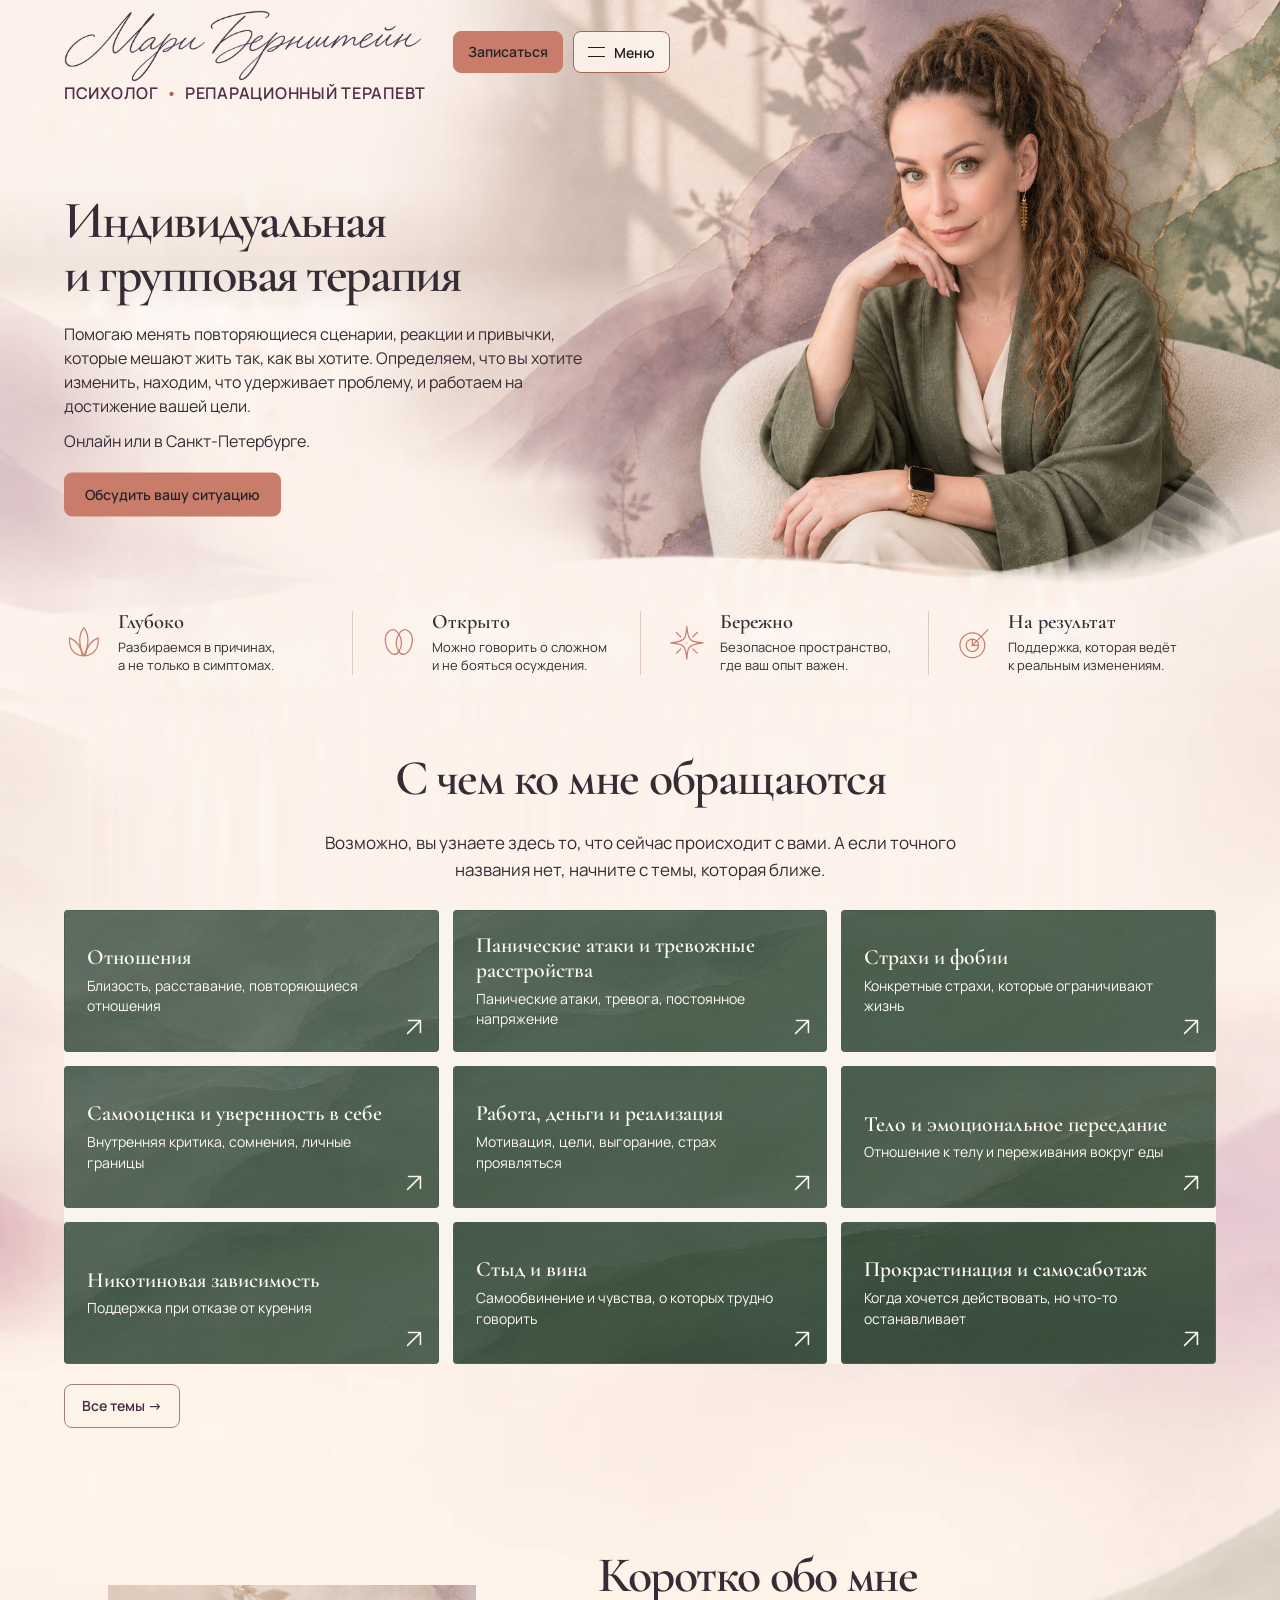
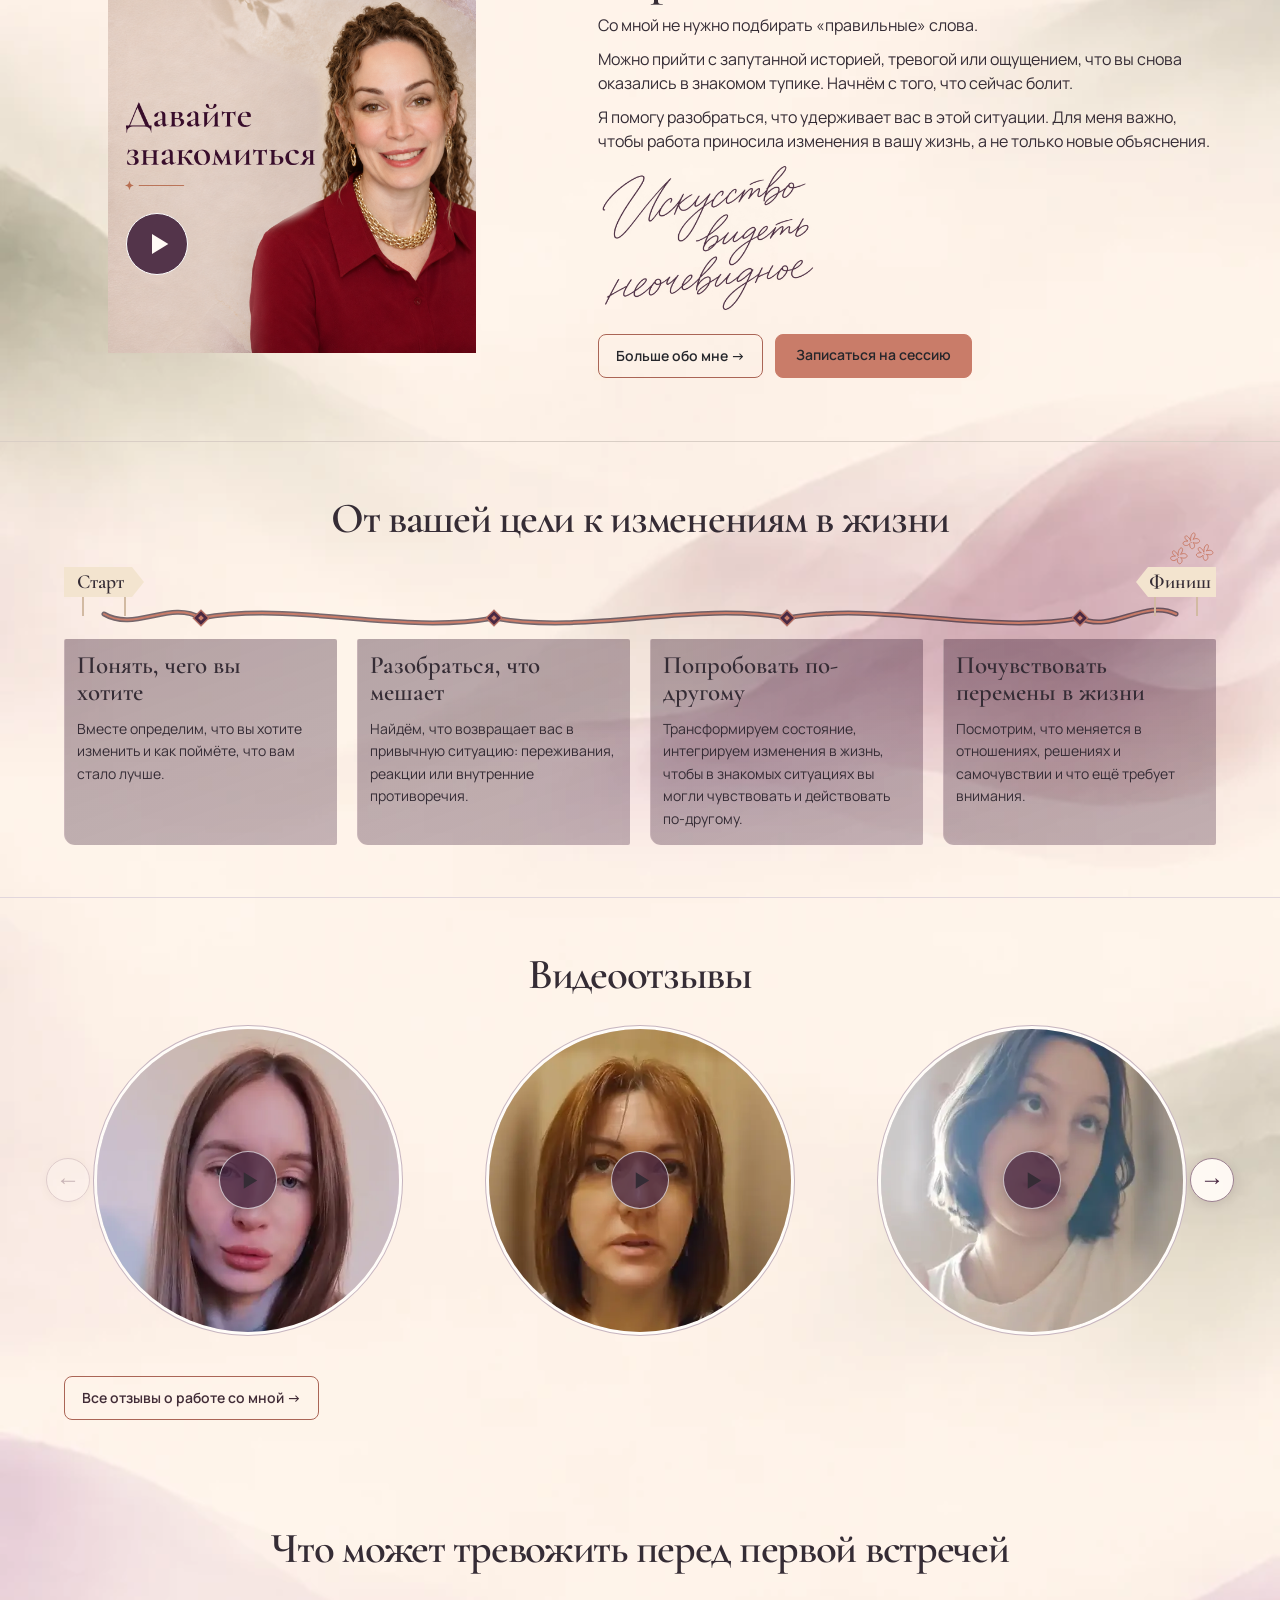
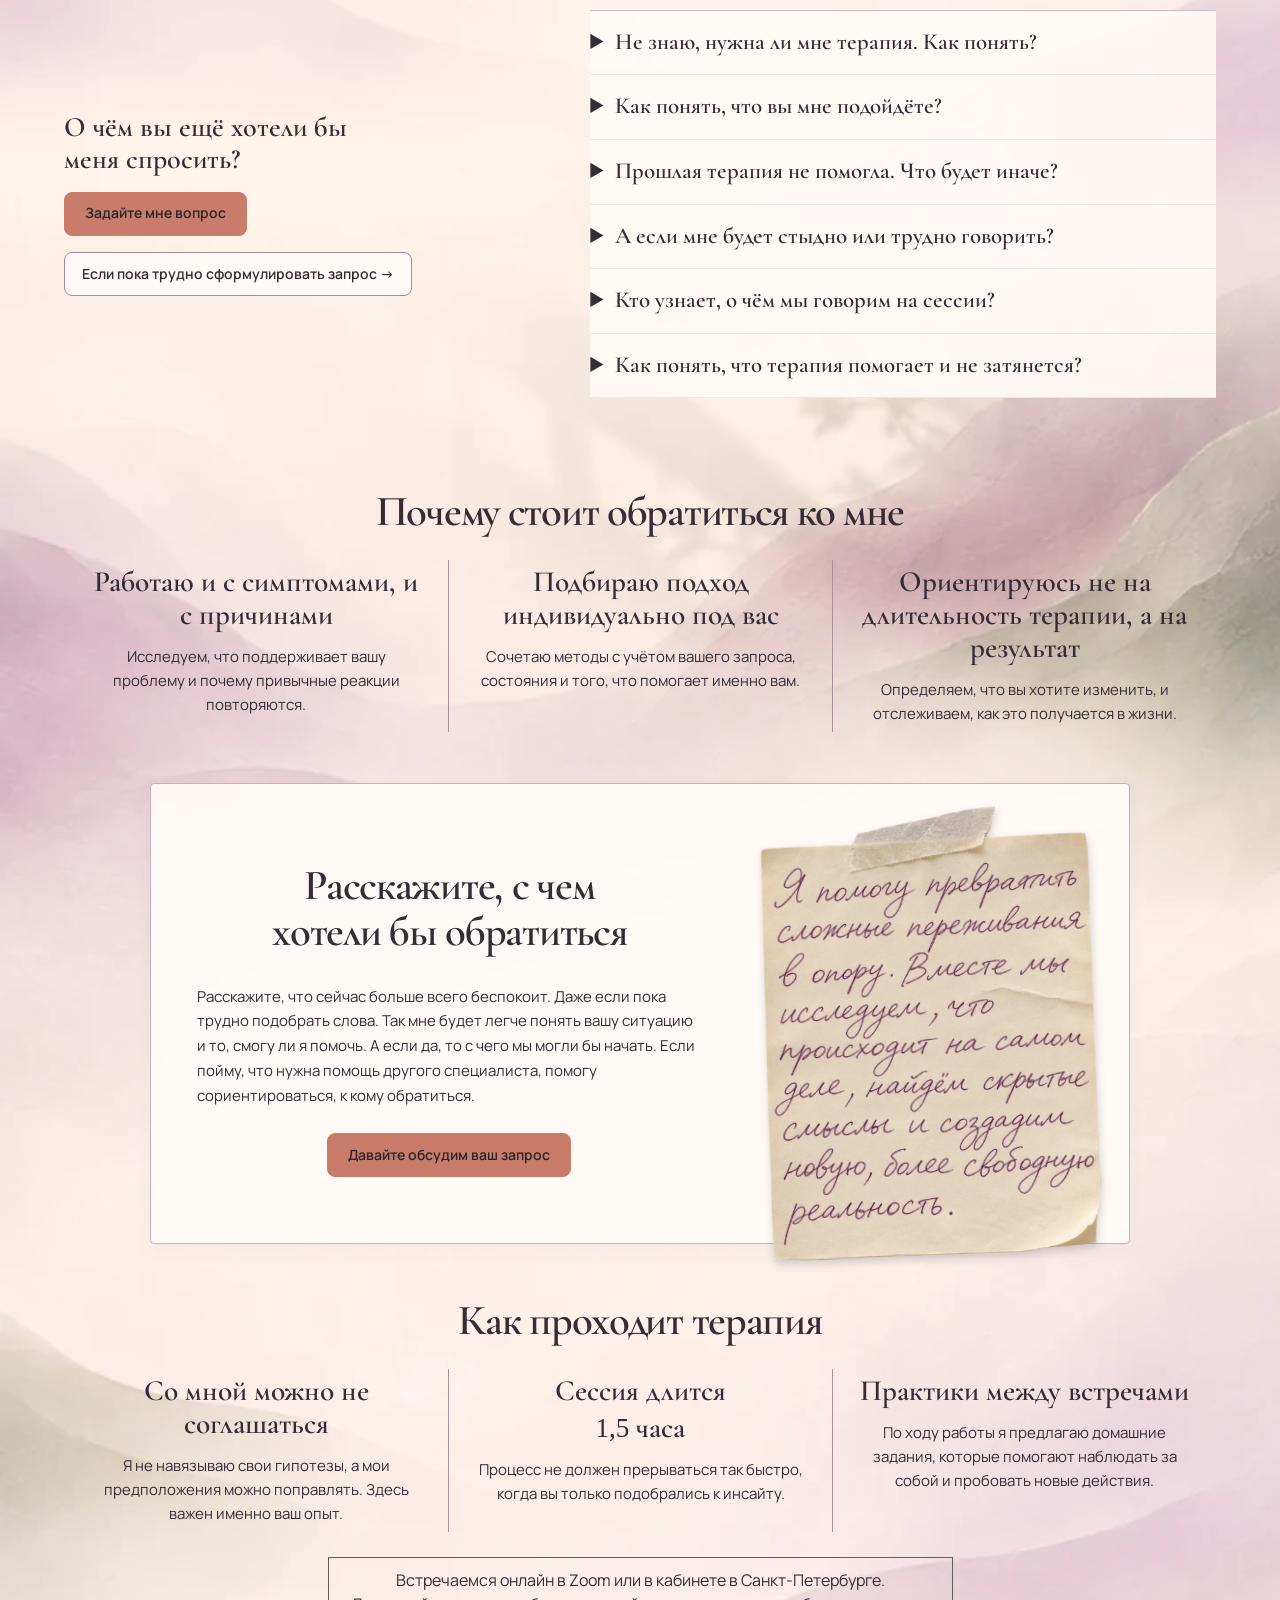
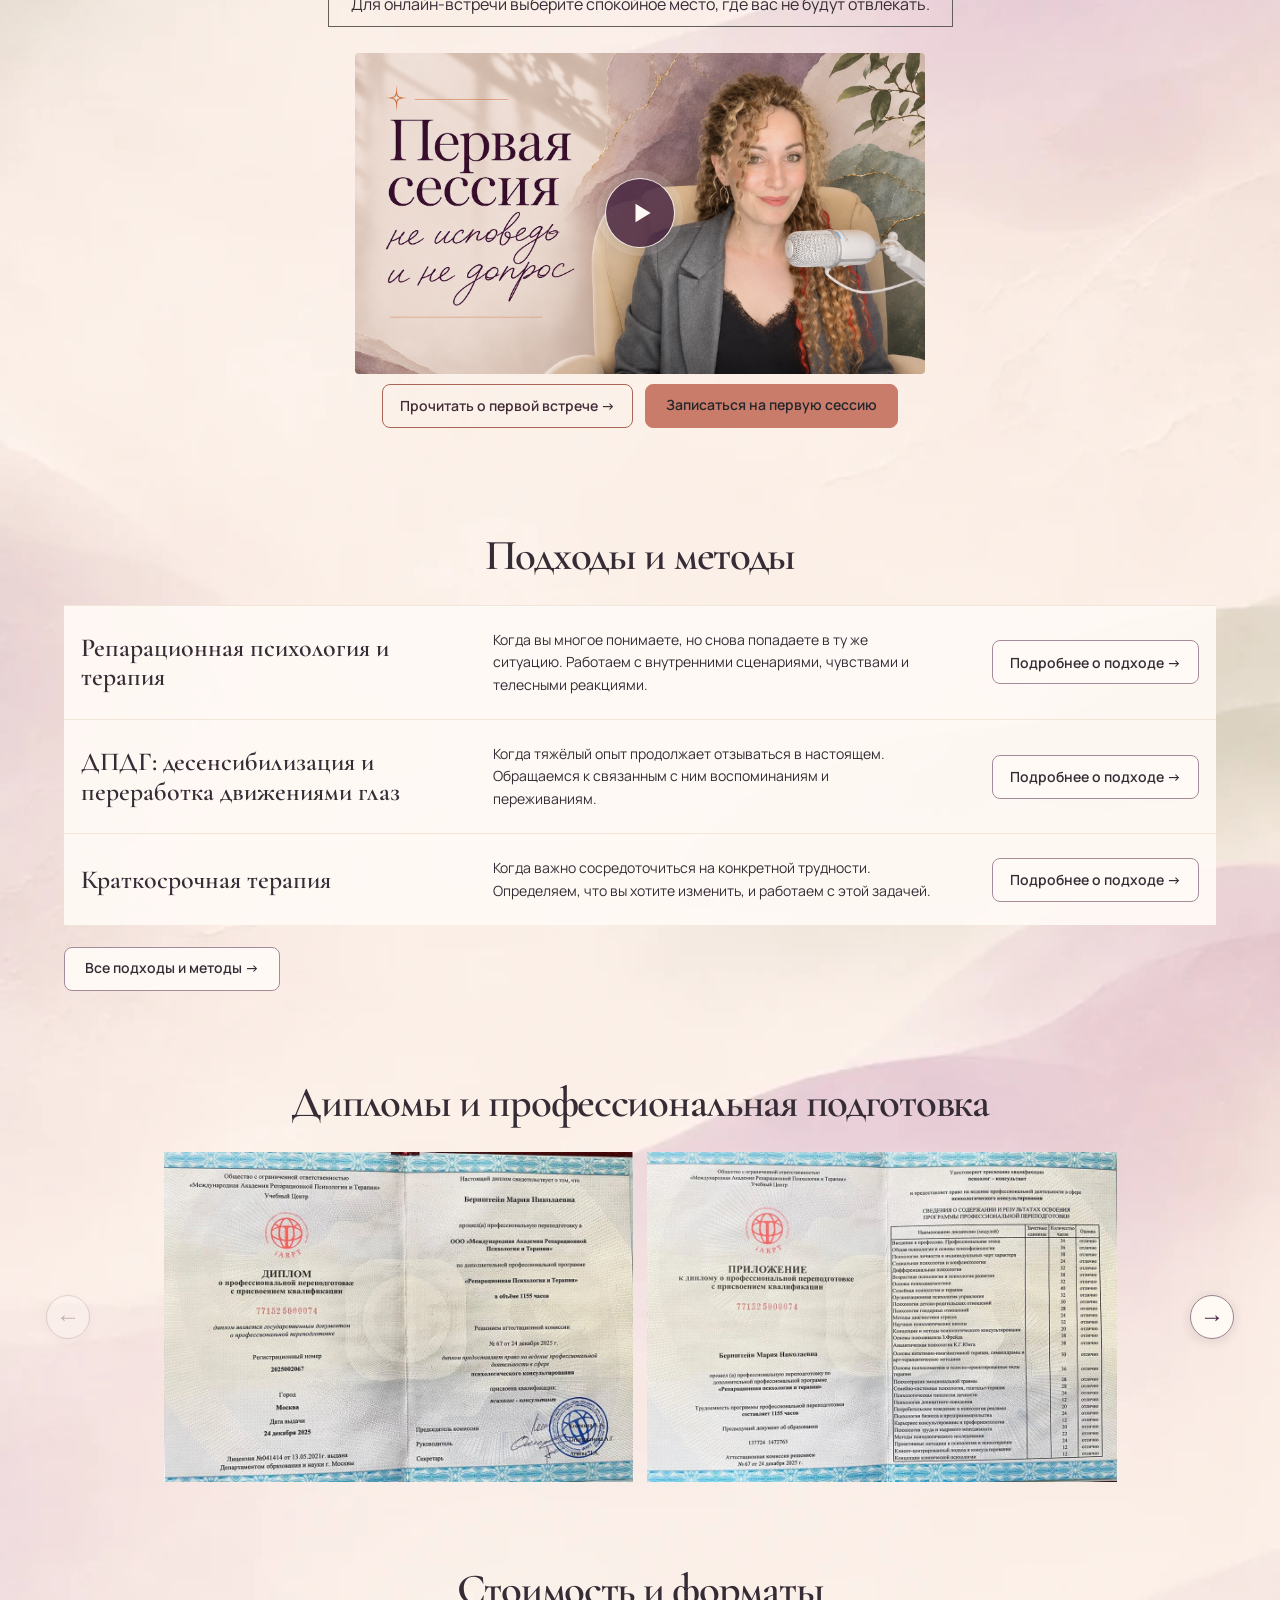
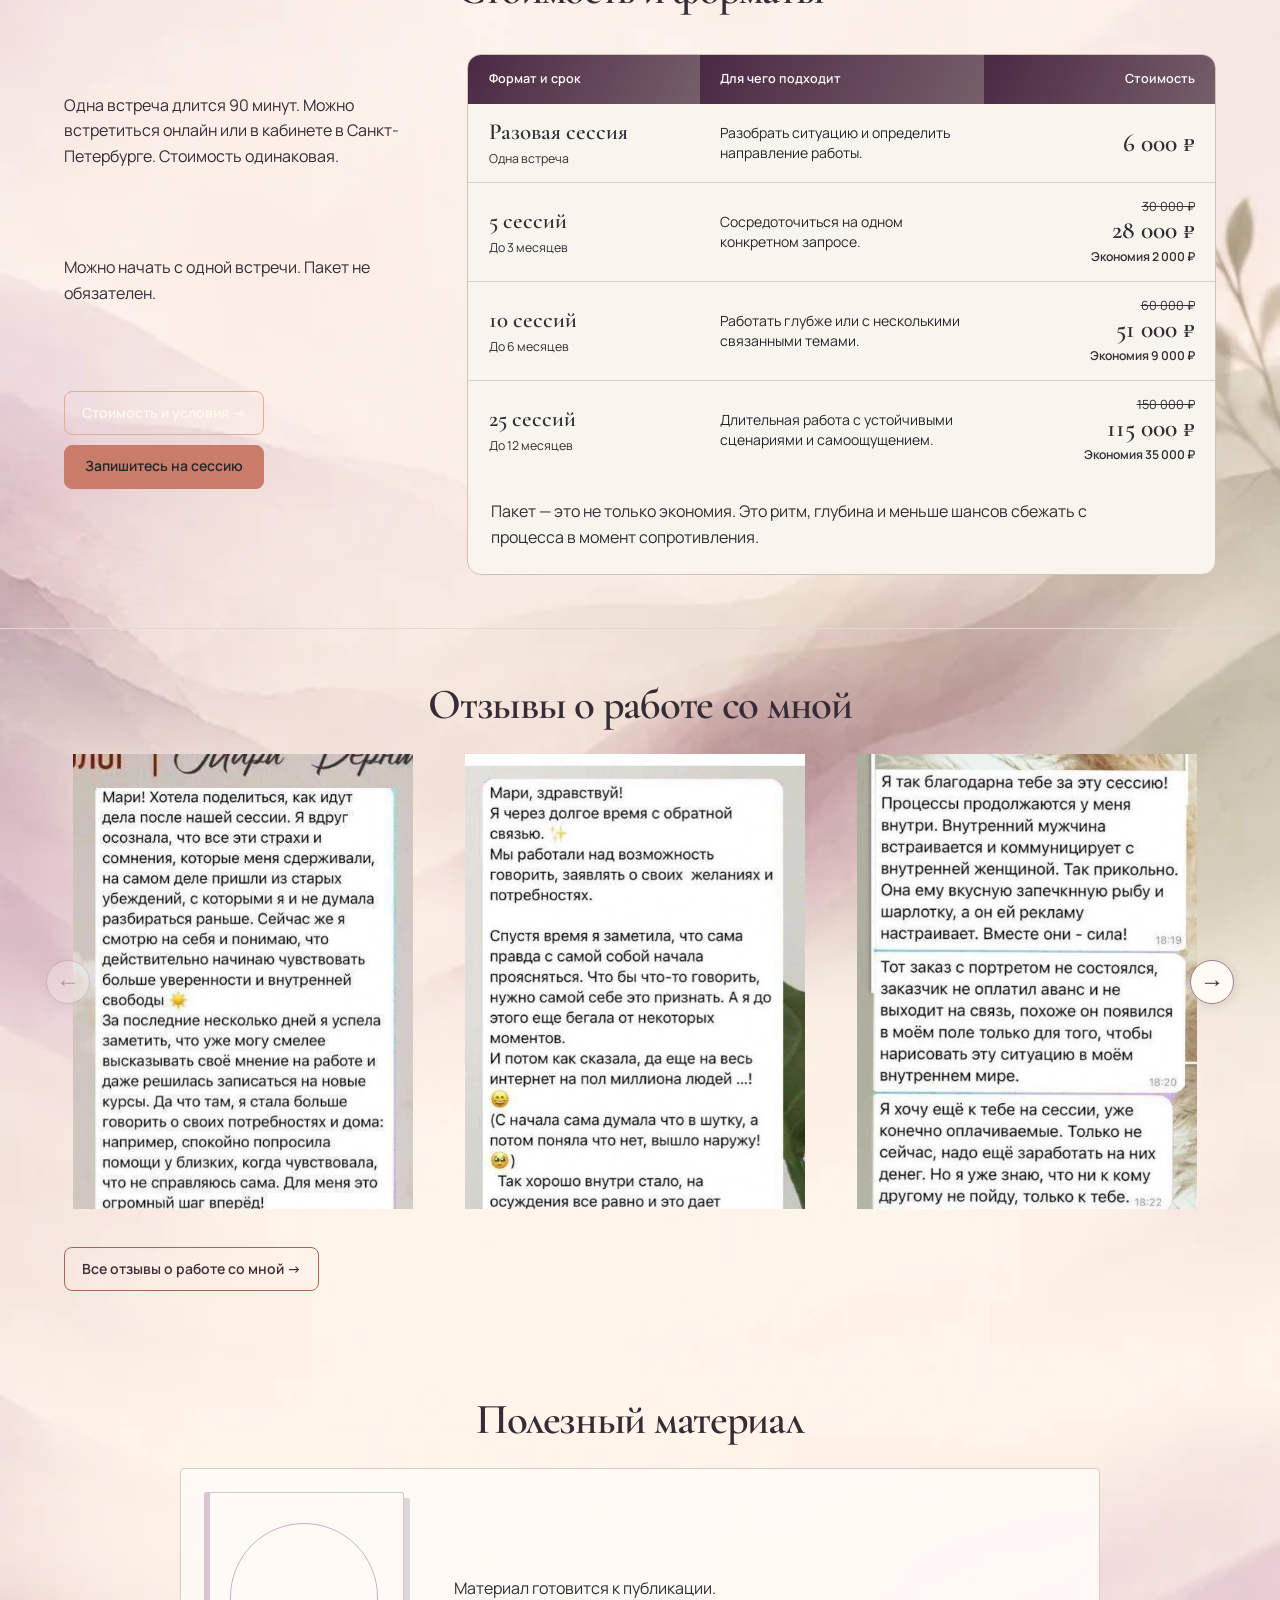
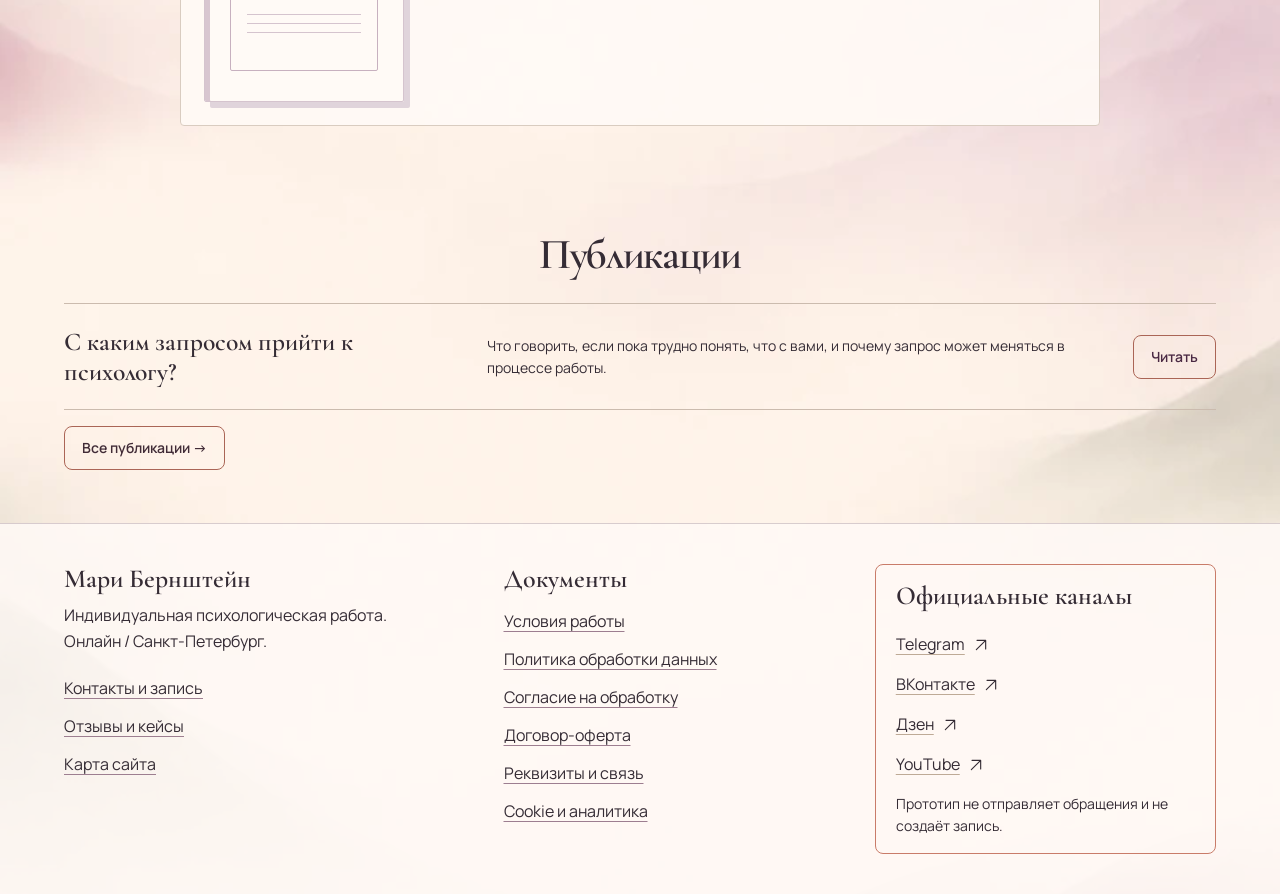
<file: v8/index.html>
<!doctype html><html lang="ru"><head><meta charset="utf-8"><meta name="viewport" content="width=device-width,initial-scale=1"><meta name="robots" content="noindex,nofollow"><title>Мари Бернштейн: психолог и репарационный терапевт · low-fi A v8.3</title><style>:root{font-family:Arial,Helvetica,sans-serif;color:#202020;background:#f2f2f2;font-size:16px;line-height:1.5;--line:#bdbdbd;--ink:#202020;--muted:#656565}*{box-sizing:border-box}body{margin:0}button,input,textarea,select{font:inherit}a{color:inherit;text-underline-offset:3px}button,a,input,textarea,summary,select{outline-offset:4px}button:focus-visible,a:focus-visible,summary:focus-visible{outline:3px solid #444}button{cursor:pointer}button,.button{min-height:44px;border:1px solid #444;background:white;padding:10px 16px;color:#202020;text-decoration:none;display:inline-flex;align-items:center;justify-content:center;gap:8px;font-weight:600;border-radius:3px}.primary{background:#202020;color:white;border-color:#202020}.quiet{background:transparent;border-color:#aaa;font-weight:400}.textlink{border:0;background:none;text-decoration:underline;padding:5px 0;min-height:44px;justify-content:flex-start}button[disabled]{opacity:.55;cursor:wait}h1,h2,h3,p{margin-top:0}h1{font-size:42px;line-height:1.12;max-width:800px;letter-spacing:-1px;margin-bottom:22px}h2{font-size:29px;line-height:1.2;margin-bottom:20px;letter-spacing:-.4px}h3{font-size:19px;line-height:1.3;margin-bottom:10px}p{max-width:70ch;margin-bottom:16px}.eyebrow{font-size:13px;text-transform:uppercase;letter-spacing:1px;color:#555;margin-bottom:12px}.lead{font-size:21px;line-height:1.4;max-width:55ch}.small{font-size:14px;color:#505050}.muted{color:#656565}.test-ribbon{background:#dedede;border-bottom:1px solid #aaa;padding:8px 24px;font-size:13px;display:flex;gap:12px;flex-wrap:wrap;justify-content:space-between}.test-ribbon a{font-weight:bold}.shell{max-width:1180px;margin:0 auto}.site-header{position:sticky;top:0;z-index:20;background:rgba(255,255,255,.98);border-bottom:1px solid #aaa}.header-inner{padding:14px 24px;display:flex;align-items:center;gap:22px;min-height:78px}.logo{font-size:18px;font-weight:bold;text-decoration:none;white-space:nowrap}.nav{display:flex;gap:18px;align-items:center;margin-left:auto}.nav>a{font-size:15px;text-decoration:none;min-height:44px;display:flex;align-items:center}.nav .current{font-weight:bold;border-bottom:2px solid #222}.nav details{position:relative}.nav summary{cursor:pointer;min-height:44px;display:flex;align-items:center;font-size:15px;list-style:none}.nav summary:after{content:' ▾';margin-left:5px}.subnav{position:absolute;top:100%;left:-18px;width:285px;background:white;border:1px solid #888;padding:10px;box-shadow:0 7px 16px #0002;display:grid;gap:4px}.subnav a{display:block;padding:10px;text-decoration:none;min-height:44px}.subnav a:hover{background:#eee}.menu-toggle{display:none}.site-header .primary{white-space:nowrap;font-size:15px}.main{min-height:70vh;background:white}.section{padding:55px 24px;border-bottom:1px solid var(--line);scroll-margin-top:95px}.section.alt{background:#f5f5f5}.section>.inside{max-width:1100px;margin:0 auto}.hero{padding-top:60px;padding-bottom:60px}.hero-grid{display:grid;grid-template-columns:minmax(0,1.65fr) minmax(240px,1fr);gap:44px;align-items:center}.wire-photo{height:330px;border:1px solid #999;background:repeating-linear-gradient(135deg,#eee,#eee 20px,#e6e6e6 20px,#e6e6e6 21px);display:grid;place-content:center;text-align:center;color:#666;padding:25px}.wire-photo:before{content:'МЕСТО ДЛЯ ФОТО МАРИ';font-size:13px;letter-spacing:1px}.wire-photo small{margin-top:12px}.actions{display:flex;gap:12px;flex-wrap:wrap;margin:23px 0 10px}.topic-grid{display:grid;grid-template-columns:repeat(3,minmax(0,1fr));gap:12px}.topic-card{border:1px solid #999;padding:18px;text-decoration:none;display:flex;flex-direction:column;justify-content:space-between;min-height:135px;background:#fafafa}.topic-card:hover{background:#eaeaea}.topic-card strong{font-size:18px}.topic-card span{font-size:14px;color:#555;margin-top:12px}.steps{display:grid;grid-template-columns:repeat(3,minmax(0,1fr));gap:22px}.step{border-top:3px solid #666;padding-top:15px}.step b{display:block;font-size:14px;margin-bottom:12px}.price-table{width:100%;border-collapse:collapse;margin-bottom:20px}.price-table td,.price-table th{text-align:left;border-bottom:1px solid #bbb;padding:13px 10px;vertical-align:top}.price-table th{font-size:14px;color:#555}.price-table td:last-child{font-weight:bold;white-space:nowrap}.two-col{display:grid;grid-template-columns:1fr 1fr;gap:40px}.proof-note{border-left:3px solid #aaa;padding-left:18px;color:#555}.method-list{display:grid;grid-template-columns:repeat(3,1fr);gap:15px}.method{border:1px solid #aaa;padding:20px}.faq{border-top:1px solid #aaa}.faq details{border-bottom:1px solid #aaa;padding:12px 0}.faq summary{cursor:pointer;min-height:44px;font-weight:bold}.faq p{margin:10px 0}.placeholder{border:1px dashed #999;background:#eee;padding:24px;color:#666;font-size:14px}.appeal{border:1px solid #888;background:#fafafa;padding:26px;max-width:720px}.resource{display:grid;grid-template-columns:1fr 1.5fr;gap:35px}.resource-preview{background:#e4e4e4;border:1px solid #aaa;padding:24px;min-height:210px}.resource-preview p{font-size:14px}.badge{display:inline-block;background:#eee;border:1px solid #aaa;padding:3px 8px;font-size:12px;margin-bottom:12px}.footer-grid{display:grid;grid-template-columns:1.2fr 1fr 1fr;gap:30px}.footer-grid a{display:block;padding:6px 0;min-height:38px}.footer{background:#e7e7e7;padding:40px 24px}.breadcrumbs{padding:22px 24px 0;font-size:14px;display:flex;gap:8px;flex-wrap:wrap}.breadcrumbs a{color:#555}.subpage{max-width:1000px;margin:auto;padding:40px 24px 65px}.subpage h1{font-size:36px}.subpage .section{padding-left:0;padding-right:0}.backline{margin-bottom:25px}.variant-b .hero-grid{grid-template-columns:1.1fr .8fr}.variant-b .hero{padding-bottom:35px}.variant-b .hero h1{font-size:39px}.variant-b .wire-photo{height:255px}.variant-b .research-layout{display:grid;grid-template-columns:225px minmax(0,1fr);gap:0;max-width:1180px;margin:auto}.research-nav{padding:40px 22px;background:#efefef;border-right:1px solid #bbb}.research-nav nav{position:sticky;top:110px;display:grid;gap:6px}.research-nav a{padding:10px 0;font-size:14px}.variant-b .research-layout .section{padding-top:40px;padding-bottom:40px}.variant-b .topic-grid{grid-template-columns:1fr 1fr}.variant-b .topic-card{min-height:90px}.variant-b .topic-card span{display:none}.variant-b .appeal{max-width:none}.variant-b .method-list,.variant-b .steps{grid-template-columns:1fr}.variant-b .step{display:grid;grid-template-columns:30px 1fr;gap:12px}.variant-b .step b{font-size:18px}.qa{background:#e9e9e9;border-top:2px solid #888;padding:18px 24px;font-size:14px}.qa>summary{cursor:pointer;min-height:44px;font-weight:bold}.qa-fields{display:flex;flex-wrap:wrap;gap:18px;margin-top:16px}.qa label{display:grid;gap:6px}.qa select{padding:7px;max-width:250px}.qa button{font-size:14px}.qa-log{font:12px/1.5 monospace;max-height:120px;overflow:auto;border:1px solid #aaa;background:#fff;padding:10px;margin-top:16px}.qa-result{padding:10px 0;font-size:14px}.state-banner{background:#e7e7e7;padding:15px;border:1px solid #aaa;margin-bottom:20px}.hidden{display:none!important}.sr{position:absolute;width:1px;height:1px;overflow:hidden;clip:rect(0,0,0,0)}.skip{position:absolute;top:-100px;left:10px;background:white;z-index:100}.skip:focus{top:5px}dialog{border:1px solid #555;padding:0;width:min(660px,calc(100% - 26px));max-height:calc(100dvh - 30px);border-radius:4px;box-shadow:0 20px 70px #0004}dialog::backdrop{background:#0006}.dialog-header{position:sticky;top:0;z-index:3;background:white;border-bottom:1px solid #bbb;padding:18px 22px;display:flex;justify-content:space-between;align-items:center;gap:15px}.dialog-header h2{font-size:21px;margin:0}.dialog-header button{min-width:44px;padding:8px}.dialog-body{padding:22px}.form-price{border:1px solid #aaa;background:#f1f1f1;padding:14px;margin-bottom:18px;font-size:14px}.form-price strong{font-size:17px;display:block;margin-bottom:6px}.form-price .packages{display:block;margin-top:4px}.field{display:grid;gap:6px;margin-bottom:18px}.field label,.field legend{font-size:15px;font-weight:bold}.field input,.field textarea{width:100%;min-height:46px;padding:10px;border:1px solid #777;background:white;border-radius:2px;font-size:16px}.field textarea{min-height:100px;resize:vertical}.field .help{font-size:13px;color:#555}.choice{border:0;padding:0;margin:0 0 18px}.choice legend{font-weight:bold;font-size:15px;margin-bottom:8px}.radios{display:flex;flex-wrap:wrap;gap:8px}.radios label{padding:8px 12px;min-height:44px;border:1px solid #aaa;cursor:pointer;display:flex;gap:6px;align-items:center}.radios input{width:17px;height:17px}.err{color:#851b1b;font-size:14px;font-weight:bold}.invalid{border:2px solid #851b1b!important}.notice{padding:12px;background:#efefef;border-left:3px solid #888;font-size:14px}.check{display:flex;align-items:flex-start;gap:10px;margin:16px 0;font-size:14px}.check input{width:20px;height:20px;flex:none}.form-controls{display:flex;flex-wrap:wrap;gap:10px;margin-top:20px}.review-data{display:grid;gap:12px;padding:14px;border:1px solid #aaa;margin-bottom:18px;overflow-wrap:anywhere}.optional-details>summary{cursor:pointer;min-height:44px;padding:10px 0}.progress{font-size:13px;letter-spacing:.3px;color:#555;margin-bottom:20px}.demo-sheet{padding:20px;border:1px solid #aaa;background:#fafafa}.sheet-question{padding:15px 0;border-bottom:1px solid #aaa}.native{padding:30px;background:#eee;border:1px solid #999}.native:target{display:block}.mobile-only{display:none}@media(max-width:1020px){.header-inner{gap:14px}.nav{gap:10px}.nav>a,.nav summary{font-size:14px}.logo{font-size:16px}.header-inner{padding:10px 18px}}@media(max-width:850px){h1{font-size:34px}.hero-grid,.variant-b .hero-grid{grid-template-columns:1fr}.hero-grid{gap:25px}.wire-photo,.variant-b .wire-photo{height:160px}.hero{padding-top:35px;padding-bottom:35px}.lead{font-size:19px}.header-inner{flex-wrap:wrap;gap:9px;padding:10px 14px}.logo{margin-right:auto}.menu-toggle{display:inline-flex;order:2}.header-inner>.primary{order:1;font-size:13px;padding:8px 12px}.nav{display:none;order:3;width:100%;margin:0;align-items:stretch;flex-direction:column;gap:3px}.nav.open{display:flex}.nav>a,.nav summary{font-size:16px;min-height:46px;padding:8px}.subnav{position:static;width:100%;border:0;border-left:2px solid #aaa;box-shadow:none;margin-left:8px;padding:0 8px}.nav .current{border-bottom:0;border-left:3px solid #222}.section{padding:36px 18px;scroll-margin-top:85px}h2{font-size:25px}.topic-grid,.variant-b .topic-grid{grid-template-columns:1fr 1fr;gap:10px}.topic-card{min-height:110px;padding:13px}.topic-card strong{font-size:16px}.steps,.method-list{grid-template-columns:1fr}.two-col,.resource,.footer-grid{grid-template-columns:1fr;gap:24px}.variant-b .research-layout{display:block}.research-nav{border-right:0;border-bottom:1px solid #aaa;padding:15px 18px}.research-nav nav{position:static;display:flex;gap:12px;flex-wrap:wrap}.research-nav p{margin-bottom:6px}.research-nav a{padding:6px 0}.variant-b .hero h1{font-size:33px}.dialog-body{padding:18px}.dialog-header{padding:13px 18px}.dialog-header h2{font-size:19px}.dialog-body h3{font-size:18px}.price-table td,.price-table th{padding:11px 6px}.test-ribbon{padding:7px 14px;font-size:12px;gap:5px}.subpage{padding:30px 18px}.subpage h1{font-size:30px}.appeal{padding:20px}.resource-preview{min-height:150px}.qa{padding:15px 18px}.mobile-only{display:block}}@media(max-width:360px){.logo{font-size:14px}.header-inner>.primary{font-size:12px;padding:7px 8px}.menu-toggle{font-size:13px;padding:7px 8px}.topic-grid,.variant-b .topic-grid{grid-template-columns:1fr}.hero h1,.variant-b .hero h1{font-size:30px}.dialog-header h2{font-size:18px}.radios label{padding:8px}.price-table{font-size:14px}}
@media(max-width:850px){.header-inner{flex-wrap:wrap}.header-inner .logo{white-space:normal;max-width:128px;line-height:1.15;flex:1}.header-inner>.primary{font-size:12px;padding:8px 10px}.menu-toggle{font-size:13px;padding:8px 10px;order:2}.header-inner .nav{flex-basis:100%}}@media(max-width:360px){.header-inner .logo{max-width:91px;font-size:14px}.header-inner>.primary{font-size:11px;padding:8px}.menu-toggle{font-size:12px;padding:8px}}

.video-slot{margin-top:24px}.wire-player{width:100%;min-height:150px;padding:20px;background:repeating-linear-gradient(135deg,#eee,#eee 12px,#e5e5e5 12px,#e5e5e5 13px);border:1px solid #999;text-align:center;color:#222;line-height:1.5}.question-invite{margin:30px 0;padding:24px;border:1px solid #aaa}.resource button:disabled{opacity:.65;cursor:not-allowed}.video-slot p{margin-top:12px}@media(max-width:650px){.wire-player{min-height:130px}.question-invite{padding:18px}}

/* A v4: compact full process, half text/half video, separate credentials. */
#HM04{padding-top:26px;padding-bottom:26px}#HM04 h2{margin-bottom:18px}#HM04>.inside>.small{margin-top:14px;margin-bottom:0}.steps-compact{display:grid;grid-template-columns:repeat(4,minmax(0,1fr));gap:16px}.steps-compact .step{min-width:0;padding:14px 0 0;border-top:2px solid #888}.steps-compact .step b{font-size:14px;display:block;margin-bottom:7px}.steps-compact .step h3{font-size:19px;margin:0 0 6px}.steps-compact .step p{font-size:15px;line-height:1.4;margin:0}.about-halves{display:grid;grid-template-columns:minmax(0,1fr) minmax(0,1fr);gap:36px;align-items:center}.about-video .video-slot{margin-top:0}.about-video .wire-player{min-height:260px}.credential-grid,.session-grid{display:grid;grid-template-columns:repeat(3,minmax(0,1fr));gap:20px}.credential-card{border:1px solid #aaa;padding:18px}.credential-card h3{margin-top:14px}.document-wire{height:140px;border:1px solid #aaa;background:#eee;display:flex;align-items:center;justify-content:center;text-align:center;padding:14px;font-size:13px}.home-topic-grid button.topic-card{text-align:left;display:flex;flex-direction:column;align-items:flex-start;justify-content:flex-start;font-weight:inherit;font-size:inherit;color:inherit;background:#f4f4f4;line-height:1.4}.home-topic-grid button.topic-card span{font-size:13px;display:block;margin-top:12px;color:#555}
@media(max-width:850px){.steps-compact{grid-template-columns:repeat(4,minmax(0,1fr));gap:12px}.steps-compact .step h3{font-size:17px}.steps-compact .step p{font-size:14px}.about-halves{gap:24px}.credential-grid{gap:12px}.credential-card{padding:12px}.document-wire{height:115px}}
@media(max-width:600px){#HM04{padding:22px 18px}#HM04 h2{font-size:23px;line-height:1.2;margin-bottom:16px}.steps-compact{grid-template-columns:1fr;gap:7px}.steps-compact .step{display:grid;grid-template-columns:24px minmax(0,1fr);gap:9px;padding:8px 0 0}.steps-compact .step b{margin:2px 0 0;font-size:12px}.steps-compact .step h3{font-size:16px;line-height:1.25;margin-bottom:3px}.steps-compact .step p{font-size:14px;line-height:1.3}.about-halves,.credential-grid,.session-grid{grid-template-columns:1fr}.about-video .wire-player{min-height:190px}.credential-grid{gap:16px}.document-wire{height:125px}}

.sitemap-list{margin:12px 0 24px;padding-left:24px}.sitemap-list li{margin:5px 0}.sitemap-list a{display:inline-flex;align-items:center;min-height:44px}.sitemap-group{padding:12px 0;border-bottom:1px solid #ccc}.native-fallback{display:none;padding:30px 22px;border-top:2px solid #888;max-width:1100px;margin:auto}.native-fallback:target{display:block}.native-fallback [hidden]{display:none!important}#conditions-copy,#practice-scope{scroll-margin-top:120px}a:focus-visible,button:focus-visible,input:focus-visible,textarea:focus-visible,select:focus-visible,summary:focus-visible{outline:3px solid #444;outline-offset:3px}
/* A v6: navigation and content layout; no art direction. */
[hidden]{display:none!important}.header-inner{max-width:1320px;gap:18px}.nav{gap:0}.nav>a,.nav-dropdown{border-left:1px solid #ddd;margin-left:12px;padding-left:12px}.nav>:first-child{border-left:0;margin-left:0;padding-left:0}.nav a{white-space:nowrap;text-decoration:none;font-size:14px;min-height:44px;display:inline-flex;align-items:center}.nav-dropdown{position:relative;display:flex;align-items:center;gap:1px}.nav-arrow{border:0;background:transparent;min-width:30px;padding:6px;min-height:44px;font-size:18px;font-weight:400}.nav .subnav{top:calc(100% + 8px);left:0;max-height:70vh;overflow:auto;width:310px;z-index:30;padding:12px;gap:3px}.nav .subnav a{white-space:normal;display:block;padding:9px;font-size:14px;line-height:1.35}.subnav-bottom{border-top:1px solid #aaa;padding-top:7px;margin-top:7px}.header-book{white-space:nowrap}.credential-ribbon{display:flex;gap:16px;overflow-x:auto;padding:2px 2px 16px;scroll-snap-type:x proximity}.document-thumb{flex:0 0 132px;height:175px;padding:15px;background:#fafafa;border:1px solid #aaa;border-radius:0;scroll-snap-align:start}.document-thumb span{display:block;width:100%;height:100%;border:1px solid #bbb;background:repeating-linear-gradient(0deg,#eee,#eee 12px,#ddd 12px,#ddd 13px)}.education-details{margin-top:18px;border-top:1px solid #aaa;border-bottom:1px solid #aaa;padding:16px 0}.education-details summary{cursor:pointer;min-height:44px;align-content:center;font-weight:bold}.education-details p{margin-top:12px}.prototype-note{font-size:13px;color:#666;margin-top:12px}.text-review-grid{display:grid;grid-template-columns:repeat(4,minmax(0,1fr));gap:18px}.screenshot-slot{min-width:0;aspect-ratio:3/4;display:grid;place-content:center;border:1px solid #aaa;background:repeating-linear-gradient(0deg,#f0f0f0,#f0f0f0 18px,#e5e5e5 18px,#e5e5e5 19px);color:#666;font-size:13px;font-weight:400;border-radius:0}.video-review-grid{display:grid;grid-template-columns:repeat(3,minmax(0,1fr));gap:28px;max-width:850px}.video-review-grid .video-slot{margin:0}.wire-player.portrait{aspect-ratio:9/16;min-height:0;display:grid;place-content:center}.portrait span{font-size:26px}.social-links{display:flex;gap:20px;flex-wrap:wrap;margin-top:22px}.social-link{display:inline-flex;align-items:center;gap:12px;min-height:44px;padding:8px 0;text-decoration:underline;text-underline-offset:5px}.social-links .social-link{padding:10px 18px;border:1px solid #aaa;min-width:160px;text-decoration:none;justify-content:space-between}.footer-socials{display:grid;gap:12px;justify-items:start;margin-top:0}.footer-grid .social-link{display:inline-flex;padding:10px 14px}.topic-subsection{margin-top:36px;padding-top:24px;border-top:1px solid #bbb;scroll-margin-top:120px}.related-links{display:flex;flex-wrap:wrap;gap:12px 24px;margin-bottom:22px}.related-links a{min-height:44px;display:inline-flex;align-items:center}.requisites dt{font-weight:bold;margin-top:18px}.requisites dd{margin:8px 0}.method h3{overflow-wrap:anywhere}.topic-card{text-align:left}.steps-compact .step h3{font-size:18px;line-height:1.3}.steps-compact .step p{font-size:14px;line-height:1.4}
@media all{.menu-toggle{display:inline-flex;order:2}.header-inner{flex-wrap:wrap}.header-inner .logo{margin-right:auto}.header-inner>.header-book{order:1}.nav{display:none;order:3;flex-basis:100%;width:100%;margin:0;align-items:stretch;flex-direction:column;gap:0}.nav.open{display:flex}.nav>a,.nav-dropdown{border-left:0;margin:0;padding:7px 0;border-bottom:1px solid #ddd}.nav>a,.nav-dropdown>a{font-size:16px;min-height:44px}.nav-dropdown{display:grid;grid-template-columns:minmax(0,1fr) 44px;gap:0}.nav-dropdown>.subnav{grid-column:1/-1;position:static;width:100%;max-height:45vh;border:0;border-left:2px solid #aaa;box-shadow:none;margin:4px 0 10px;padding:8px 12px}.nav-arrow{width:44px}}
@media(max-width:700px){.text-review-grid{grid-template-columns:repeat(2,minmax(0,1fr));gap:12px}.video-review-grid{gap:12px}.video-review-grid .wire-player{padding:10px}.document-thumb{flex-basis:106px;height:140px}.credential-ribbon{gap:12px}.social-links{gap:12px}.social-links .social-link{min-width:140px}.steps-compact .step h3{font-size:16px}.steps-compact .step p{font-size:13px;line-height:1.3}.steps-compact .step{padding-top:6px}.method-list{grid-template-columns:1fr}.social-link{overflow-wrap:anywhere}.header-inner>.header-book{font-size:13px;padding:9px 12px}}
.nav-arrow{min-width:44px}.nav a{font-size:16px}.nav .subnav a{font-size:16px}.text-review-grid{max-width:1000px}.article-preview{border:1px solid #aaa;padding:24px;background:#fafafa;margin-bottom:20px}
/* A v7: a whole label opens its list; gray tones demonstrate structure only. */
.header-inner{position:relative}.nav-disclosure{border:0;background:transparent;color:#222;font-size:16px;line-height:1.3;font-weight:400;padding:8px 0;min-height:44px;gap:10px;white-space:nowrap}.nav-disclosure[aria-expanded=true]{font-weight:bold}.topics-dropdown{position:static}.nav .topics-subnav{left:18px;right:18px;width:auto;top:100%;max-height:calc(100dvh - 120px);padding:24px;background:#fff;overscroll-behavior:contain}.mega-grid{display:grid;grid-template-columns:repeat(3,minmax(0,1fr));gap:28px}.mega-group{break-inside:avoid;border-bottom:1px solid #ccc;padding-bottom:16px;margin-bottom:22px;min-width:0}.mega-group h3{font-size:16px;margin:0 0 6px}.nav .mega-group h3 a{font-weight:bold;padding:7px 0;line-height:1.35}.mega-group ul{list-style:none;padding:0;margin:0}.nav .mega-group li a{font-size:14px;line-height:1.35;padding:10px 0;min-height:44px}.mega-guide{border-top:1px solid #aaa;padding-top:14px}.work-dropdown .subnav{left:0;width:300px}.section.proof-band{background:#f3f3f3;padding-bottom:64px;border-bottom:1px solid #bbb}.section.focus-band{background:#e5e5e5;padding:64px 24px;border-block:1px solid #aaa}.focus-band>.inside{max-width:1100px}.focus-band .appeal{background:#fff;border:0;border-left:4px solid #777;padding:26px 30px}.section.editorial-band{background:#fff;padding-top:64px}.editorial-band .article-preview{background:#fafafa}.section.proof-band+.focus-band{margin-top:18px}.focus-band+.editorial-band{margin-top:18px}.faq summary{line-height:1.4}.faq details{padding:14px 0}.faq p{max-width:68ch}
@media all{.nav-dropdown{display:block}.nav-disclosure{width:100%;justify-content:space-between;text-align:left;padding:8px 0}.nav .topics-subnav{position:static;left:auto;right:auto;width:100%;max-height:55dvh;padding:12px;margin:0 0 10px;border-left:0;border-top:1px solid #bbb}.work-dropdown .subnav{width:100%;position:static;max-height:45dvh}.mega-grid{grid-template-columns:repeat(2,minmax(0,1fr));gap:20px}.nav .mega-group h3 a{font-size:16px}.nav .mega-group li a{font-size:15px}}
@media(max-width:600px){.mega-grid{display:block}.mega-group{margin-bottom:14px;padding-bottom:12px}.nav .mega-group li a{font-size:15px}.section.focus-band{padding:38px 18px}.section.proof-band{padding-bottom:38px}.section.editorial-band{padding-top:38px}.focus-band .appeal{padding:20px;border-left:3px solid #777}.section.proof-band+.focus-band,.focus-band+.editorial-band{margin-top:12px}.nav .topics-subnav{max-height:58dvh}}
@media all{.nav.open{max-height:calc(100dvh - 100px);overflow-y:auto;overscroll-behavior:contain}.nav .topics-subnav{max-height:none;overflow:visible}.nav .work-dropdown .subnav{max-height:none;overflow:visible}}
/* A v8: booking is a single compact contact form. */
.booking-demo{margin-top:0;margin-bottom:14px}.book-choice .help{font-size:14px;color:#555;margin:0 0 10px}.booking-channels{display:grid;grid-template-columns:repeat(2,minmax(0,1fr));gap:8px}.booking-channels label{font-size:15px;min-width:0;padding:10px 12px}.booking-channels input{flex:none}.booking-contact-fields .field:last-child{margin-bottom:12px}.booking-next{font-size:14px;color:#444;margin:14px 0 0}.booking-privacy{font-size:13px;min-height:32px;margin-top:7px}.booking-contact-fields input{font-size:16px}.booking-demo+.field{margin-bottom:20px}
dialog[data-flow="BOOK"]{width:min(520px,calc(100% - 26px))}dialog[data-flow="BOOK"] .dialog-header{padding:14px 18px}dialog[data-flow="BOOK"] .dialog-body{padding:18px}dialog[data-flow="BOOK"] .booking-demo{font-size:12px;margin-bottom:10px}dialog[data-flow="BOOK"] .field{margin-bottom:14px}dialog[data-flow="BOOK"] .field input{min-height:44px}dialog[data-flow="BOOK"] .book-choice{margin-bottom:14px}dialog[data-flow="BOOK"] .book-choice legend{margin-bottom:5px}dialog[data-flow="BOOK"] .book-choice .help{font-size:13px;margin-bottom:8px}dialog[data-flow="BOOK"] .form-controls{margin-top:14px}dialog[data-flow="BOOK"] .booking-next{margin-top:10px}dialog[data-flow="BOOK"] .booking-privacy{margin-top:4px}

/* Stage 16.5: operability and readable responsive low-fi, no art direction. */
.footer-grid h2{font-size:19px;line-height:1.3;letter-spacing:0;margin-bottom:10px}
.main p.small,.main .steps-compact .step p,.topic-card span,.home-topic-grid button.topic-card span{font-size:16px}
.field label,.choice legend,.radios label,.book-choice .help,dialog[data-flow="BOOK"] .book-choice .help,.booking-next{font-size:16px}
.booking-privacy{min-height:44px;font-size:14px}
.quiet,.radios label,.topic-card,.document-thumb,.screenshot-slot{border-color:#777}
.field input,.field textarea,.choice,.check{scroll-margin-block:110px 24px}
.dialog-header h2{scroll-margin:0}
.check{min-height:44px;align-items:center;cursor:pointer}
:where(button,a,input,textarea,select,summary):focus-visible{outline:3px solid #444;outline-offset:3px}
@media(max-width:1150px){.nav .mega-group li a{font-size:16px}.footer-grid a{min-height:44px}.logo{min-height:44px;display:inline-flex;align-items:center}.main a:not(.button):not(.topic-card):not(.social-link){display:inline-flex;align-items:center;min-height:44px;max-width:100%}.related-links{gap:8px 18px}.steps-compact .step p{font-size:16px;line-height:1.35}.steps-compact{gap:10px}}
@media(prefers-reduced-motion:reduce){*,*::before,*::after{scroll-behavior:auto!important;animation:none!important;transition:none!important}}

.mega-grid {
  display: block;
  column-count: 3;
  column-gap: 28px;
  column-fill: balance;
}
.mega-grid .mega-group {
  break-inside: avoid-column;
  display: flow-root;
}
@media (min-width: 1151px) {
  .mega-group:nth-child(4), .mega-group:nth-child(7) { break-before: column; }
}
@media (max-width: 1150px) {
  .mega-grid { column-count: 2; column-gap: 20px; }
}
@media (max-width: 600px) {
  .mega-grid { column-count: 1; }
}
.author-article {
  max-width: 70ch;
  margin-block: 1.25rem 2rem;
  overflow-wrap: anywhere;
}
.author-article h2, .author-article h3 { margin-block: 1.5em .5em; }
.author-article p { margin-block: .85em; line-height: 1.6; }
.author-article .article-origin { font-size: 1rem; }
.about-inscription { display: block; width: clamp(158px, 17vw, 220px); max-width: 100%; height: auto; margin: 12px 0 16px; filter: brightness(0) saturate(100%) invert(19%) sepia(20%) saturate(880%) hue-rotate(265deg); }
</style><link rel="stylesheet" href="shared.css?v=6e1f26f88a"><link rel="stylesheet" href="b.css?v=7d23c89909"><link rel="stylesheet" href="full-page.css?v=e78b6350be"><link rel="stylesheet" href="revision.css?v=7ae32bc8f4"><link rel="stylesheet" href="mari.css?v=c49551435d"><link rel="stylesheet" href="editorial-sections.css?v=dd3f2dc154"><link rel="stylesheet" href="media-gallery.css?v=3b1dcfa815"><link rel="stylesheet" href="brand-finish.css?v=d760eb44a3"><link rel="stylesheet" href="forms-layout.css?v=b716c99df7"><link rel="stylesheet" href="material-rhythm.css?v=2ca453d315"><link rel="stylesheet" href="journey.css?v=b9516cb867"><link rel="stylesheet" href="watercolor-background.css?v=4fdd832b028d"></head><body class="concept-b concept-mari"><div id="app"><header class="site-header"><div class="header-inner shell"><strong>Мари Бернштейн</strong><a href="#native-contact">Стоимость и связь по поводу записи</a></div></header><main class="main"><section class="section"><div class="inside"><p>Психолог · репарационный терапевт</p><h1>Мари Бернштейн</h1><p>Индивидуальные консультации онлайн и в Санкт-Петербурге.</p><p>Это резерв чтения статического прототипа. Формы здесь ничего не отправляют.</p></div></section></main></div><section id="native-contact" class="native-fallback" aria-labelledby="reserve-title"><h2 id="reserve-title">Если форма не открывается</h2><p>Ничего не отправлено. Здесь указаны стоимость, порядок записи и проверенный контакт для согласования консультации.</p><table class="price-table"><tr><th>Формат</th><th>Полная стоимость</th></tr><tr><td>90 минут</td><td>6000 ₽</td></tr><tr><td>5 встреч</td><td>28 000 ₽</td></tr><tr><td>10 встреч</td><td>51 000 ₽</td></tr><tr><td>25 встреч</td><td>115 000 ₽</td></tr></table><p>Цена одинакова онлайн и очно. Одна встреча доступна отдельно. Время и формат согласуются до 100% предоплаты; затем запись подтверждается.</p><h3>Перенос и отмена</h3><p>За 24 часа или раньше: перенос или возврат по текущему правилу. Менее чем за 24 часа, встреча считается проведённой и оплачивается. Если Мари отменяет или переносит встречу менее чем за 24 часа, следующая встреча бесплатна.</p><p data-fallback-contact><a class="button quiet" href="https://t.me/MarusyaBern" target="_blank" rel="noopener" aria-label="Связаться по поводу записи в Telegram (откроется в новой вкладке)">Связаться по поводу записи в Telegram</a></p><p data-fallback-paused hidden>Сейчас новые запросы не принимаются.</p><p class="small">Внешняя ссылка открывает Telegram. Сообщение не отправляется автоматически и время не бронируется.</p></section><noscript><style>.native-fallback{display:block}</style></noscript><dialog id="flow-dialog" aria-labelledby="flow-title"><div class="dialog-header"><h2 id="flow-title"></h2><button type="button" data-close aria-label="Закрыть окно">×</button></div><div class="dialog-body" id="flow-body"></div></dialog><script>window.PROTOTYPE_VARIANT="A";window.PROTOTYPE_DATA={"pages":{"H01":{"id":"H01","name":"Главная","url":"/","parent":null,"children":[],"crumbs":["H01"],"planning_status":"LAUNCH","published":false},"H02":{"id":"H02","name":"Онлайн-консультация","url":"/psiholog-online/","parent":null,"children":[],"crumbs":["H01","H02"],"planning_status":"LAUNCH","published":false},"H23":{"id":"H23","name":"Как проходит сессия","url":"/kak-prohodit-sessiya/","parent":null,"children":[],"crumbs":["H01","H23"],"planning_status":"LAUNCH","published":false},"A02":{"id":"A02","name":"Стоимость и форматы","url":"/stoimost/","parent":null,"children":[],"crumbs":["H01","A02"],"planning_status":"LAUNCH","published":false},"H22":{"id":"H22","name":"Контакты и запись","url":"/kontakty/","parent":null,"children":[],"crumbs":["H01","H22"],"planning_status":"LAUNCH","published":false},"A04":{"id":"A04","name":"Условия работы и частые вопросы","url":"/usloviya-raboty/","parent":null,"children":[],"crumbs":["H01","A04"],"planning_status":"LAUNCH","published":false},"TOPICS":{"id":"TOPICS","name":"Темы терапии","url":"/temy/","parent":null,"children":["TG_REL","TG_ANX","TG_FEAR","TG_SELF","TG_WORK","TG_PARENT","TG_CHILD","TG_BODY","TG_EMO"],"crumbs":["H01","TOPICS"],"planning_status":"LAUNCH","published":false,"baseline_name":"С чем я работаю: все темы"},"TG_REL":{"id":"TG_REL","name":"Отношения","url":"/temy/otnosheniya/","parent":"TOPICS","children":["TP01","TP02","TP03","TP04","TP05","TP06","TP07","TP08","TP09","TP10"],"crumbs":["H01","TOPICS","TG_REL"],"planning_status":"LAUNCH","published":false},"TG_ANX":{"id":"TG_ANX","name":"Панические атаки и тревожные расстройства","url":"/temy/trevoga-i-stress/","parent":"TOPICS","children":["TP11","TP12"],"crumbs":["H01","TOPICS","TG_ANX"],"planning_status":"LAUNCH","published":false,"baseline_name":"Тревога и стресс"},"TG_FEAR":{"id":"TG_FEAR","name":"Страхи и фобии","url":"/temy/strahi-i-fobii/","parent":"TOPICS","children":["TP13","TP14","TP15","TP16","FEAR_AIR","FEAR_HEIGHT","FEAR_WATER","FEAR_SPIDER","FEAR_DARK","FEAR_MED","FEAR_CLOSED","FEAR_OPEN","FEAR_VOMIT","FEAR_DOG","FEAR_MICROBE","FEAR_DEATH"],"crumbs":["H01","TOPICS","TG_FEAR"],"planning_status":"LAUNCH","published":false},"TG_SELF":{"id":"TG_SELF","name":"Самооценка и уверенность в себе","url":"/temy/samoocenka/","parent":"TOPICS","children":["TP17","TP18","TP19"],"crumbs":["H01","TOPICS","TG_SELF"],"planning_status":"LAUNCH","published":false,"baseline_name":"Самооценка и отношение к себе"},"TG_WORK":{"id":"TG_WORK","name":"Работа, деньги и реализация","url":"/temy/rabota-dengi-realizaciya/","parent":"TOPICS","children":["TP20","TP21","TP22","TP23","TP24","TP25","TP26"],"crumbs":["H01","TOPICS","TG_WORK"],"planning_status":"LAUNCH","published":false},"TG_PARENT":{"id":"TG_PARENT","name":"Отношения с родителями и сепарация","url":"/temy/roditeli-i-separaciya/","parent":"TOPICS","children":["TP27","TP28","TP29"],"crumbs":["H01","TOPICS","TG_PARENT"],"planning_status":"LAUNCH","published":false},"TG_CHILD":{"id":"TG_CHILD","name":"Материнство и отношения с детьми","url":"/temy/roditelstvo/","parent":"TOPICS","children":["TP30","TP31","TP32"],"crumbs":["H01","TOPICS","TG_CHILD"],"planning_status":"LAUNCH","published":false,"baseline_name":"Материнство и отношения с детьми"},"TG_BODY":{"id":"TG_BODY","name":"Тело и эмоциональное переедание","url":"/temy/telo-eda-privychki/","parent":"TOPICS","children":["TP33","TP34","TP35","TP36"],"crumbs":["H01","TOPICS","TG_BODY"],"baseline_name":"Тело, еда и привычки","planning_status":"LAUNCH","published":false},"TG_EMO":{"id":"TG_EMO","name":"Чувства, утраты и жизненные ориентиры","url":"/temy/chuvstva-i-poteri/","parent":"TOPICS","children":["TP37","TP38","TP39","TP40","TP41","TP42","TP43","TP44","TP45","TP46"],"crumbs":["H01","TOPICS","TG_EMO"],"planning_status":"LAUNCH","published":false,"baseline_name":"Чувства, потери и внутреннее состояние"},"TP01":{"id":"TP01","name":"Расставание и развод","url":"/temy/rasstavanie/","parent":"TG_REL","children":[],"crumbs":["H01","TOPICS","TG_REL","TP01"],"planning_status":"LAUNCH","published":false},"TP02":{"id":"TP02","name":"Эмоциональная зависимость","url":"/temy/emocionalnaya-zavisimost/","parent":"TG_REL","children":[],"crumbs":["H01","TOPICS","TG_REL","TP02"],"planning_status":"LAUNCH","published":false},"TP03":{"id":"TP03","name":"Созависимость","url":"/temy/sozavisimost/","parent":"TG_REL","children":[],"crumbs":["H01","TOPICS","TG_REL","TP03"],"planning_status":"LAUNCH","published":false},"TP05":{"id":"TP05","name":"Измена и предательство в отношениях","url":"/temy/izmena/","parent":"TG_REL","children":[],"crumbs":["H01","TOPICS","TG_REL","TP05"],"planning_status":"LAUNCH","published":false},"TP06":{"id":"TP06","name":"Ревность","url":"/temy/revnost/","parent":"TG_REL","children":[],"crumbs":["H01","TOPICS","TG_REL","TP06"],"planning_status":"LAUNCH","published":false},"TP07":{"id":"TP07","name":"Личные границы и конфликты","url":"/temy/konflikty-i-granicy/","parent":"TG_REL","children":[],"crumbs":["H01","TOPICS","TG_REL","TP07"],"planning_status":"LAUNCH","published":false},"TP08":{"id":"TP08","name":"Страх близости и недоступные партнёры","url":"/temy/blizost-i-nedostupnye-partnery/","parent":"TG_REL","children":[],"crumbs":["H01","TOPICS","TG_REL","TP08"],"planning_status":"LAUNCH","published":false},"TP11":{"id":"TP11","name":"Панические атаки","url":"/temy/panicheskie-perezhivaniya/","parent":"TG_ANX","children":[],"crumbs":["H01","TOPICS","TG_ANX","TP11"],"planning_status":"LAUNCH","published":false,"baseline_name":"Панические атаки и страх повторения"},"TP13":{"id":"TP13","name":"Страх вождения","url":"/temy/strah-vozhdeniya/","parent":"TG_FEAR","children":[],"crumbs":["H01","TOPICS","TG_FEAR","TP13"],"planning_status":"LAUNCH","published":false},"TP14":{"id":"TP14","name":"Страх стоматолога","url":"/temy/strah-stomatologa/","parent":"TG_FEAR","children":[],"crumbs":["H01","TOPICS","TG_FEAR","TP14"],"planning_status":"LAUNCH","published":false},"TP15":{"id":"TP15","name":"Страх публичных выступлений","url":"/temy/strah-vystupleniy/","parent":"TG_FEAR","children":[],"crumbs":["H01","TOPICS","TG_FEAR","TP15"],"planning_status":"LAUNCH","published":false},"TP16":{"id":"TP16","name":"Страх общения и социальной оценки","url":"/temy/strah-obshcheniya/","parent":"TG_FEAR","children":[],"crumbs":["H01","TOPICS","TG_FEAR","TP16"],"planning_status":"LAUNCH","published":false},"TP17":{"id":"TP17","name":"Внутренний критик и самокритика","url":"/temy/vnutrenniy-kritik/","parent":"TG_SELF","children":[],"crumbs":["H01","TOPICS","TG_SELF","TP17"],"planning_status":"LAUNCH","published":false},"TP18":{"id":"TP18","name":"Синдром самозванца","url":"/temy/sindrom-samozvanca/","parent":"TG_SELF","children":[],"crumbs":["H01","TOPICS","TG_SELF","TP18"],"planning_status":"LAUNCH","published":false},"TP19":{"id":"TP19","name":"Потеря себя и жизненных ориентиров","url":"/temy/poterya-sebya/","parent":"TG_SELF","children":[],"crumbs":["H01","TOPICS","TG_SELF","TP19"],"planning_status":"LAUNCH","published":false,"presentation_parent":"TG_EMO"},"TP23":{"id":"TP23","name":"Выгорание и перегрузка","url":"/temy/vygoranie/","parent":"TG_WORK","children":[],"crumbs":["H01","TOPICS","TG_WORK","TP23"],"planning_status":"LAUNCH","published":false},"TP24":{"id":"TP24","name":"Прокрастинация и самосаботаж","url":"/temy/prokrastinaciya/","parent":"TG_WORK","children":[],"crumbs":["H01","TOPICS","TG_WORK","TP24"],"planning_status":"LAUNCH","published":false},"TP28":{"id":"TP28","name":"Сепарация от родителей","url":"/temy/separaciya/","parent":"TG_PARENT","children":[],"crumbs":["H01","TOPICS","TG_PARENT","TP28"],"planning_status":"LAUNCH","published":false,"baseline_name":"Сепарация взрослого ребёнка"},"TP29":{"id":"TP29","name":"Когда взрослый ребёнок начинает жить отдельно","url":"/temy/vzroslyy-rebenok/","parent":"TG_PARENT","children":[],"crumbs":["H01","TOPICS","TG_PARENT","TP29"],"planning_status":"LAUNCH","published":false,"baseline_name":"Когда взрослый ребёнок отделяется","presentation_parent":"TG_CHILD"},"TP30":{"id":"TP30","name":"Срываюсь и кричу на ребёнка","url":"/temy/sryvy-na-rebenka/","parent":"TG_CHILD","children":[],"crumbs":["H01","TOPICS","TG_CHILD","TP30"],"planning_status":"LAUNCH","published":false},"TP33":{"id":"TP33","name":"Эмоциональное переедание","url":"/temy/emocionalnoe-pereedanie/","parent":"TG_BODY","children":[],"crumbs":["H01","TOPICS","TG_BODY","TP33"],"planning_status":"LAUNCH","published":false},"TP40":{"id":"TP40","name":"Гнев и раздражение","url":"/temy/gnev-i-razdrazhenie/","parent":"TG_EMO","children":[],"crumbs":["H01","TOPICS","TG_EMO","TP40"],"planning_status":"LAUNCH","published":false},"TP42":{"id":"TP42","name":"Одиночество","url":"/temy/odinochestvo/","parent":"TG_EMO","children":[],"crumbs":["H01","TOPICS","TG_EMO","TP42"],"planning_status":"LAUNCH","published":false},"TP43":{"id":"TP43","name":"Горе и утрата","url":"/temy/gore-i-utrata/","parent":"TG_EMO","children":[],"crumbs":["H01","TOPICS","TG_EMO","TP43"],"planning_status":"LAUNCH","published":false},"TP44":{"id":"TP44","name":"Бессилие, пустота и упадок сил","url":"/temy/bessilie-i-pustota/","parent":"TG_EMO","children":[],"crumbs":["H01","TOPICS","TG_EMO","TP44"],"planning_status":"LAUNCH","published":false},"TP45":{"id":"TP45","name":"ПТСР, кПТСР и последствия травмы","url":"/temy/travmaticheskie-perezhivaniya/","parent":"TG_EMO","children":[],"crumbs":["H01","TOPICS","TG_EMO","TP45"],"planning_status":"LAUNCH","published":false,"baseline_name":"Травматические переживания"},"FEAR_AIR":{"id":"FEAR_AIR","name":"Страх полётов / аэрофобия","url":"/temy/aerofobiya/","parent":"TG_FEAR","children":[],"crumbs":["H01","TOPICS","TG_FEAR","FEAR_AIR"],"planning_status":"LAUNCH","published":false},"FEAR_HEIGHT":{"id":"FEAR_HEIGHT","name":"Страх высоты","url":"/temy/strah-vysoty/","parent":"TG_FEAR","children":[],"crumbs":["H01","TOPICS","TG_FEAR","FEAR_HEIGHT"],"planning_status":"LAUNCH","published":false},"FEAR_SPIDER":{"id":"FEAR_SPIDER","name":"Страх пауков","url":"/temy/strah-paukov/","parent":"TG_FEAR","children":[],"crumbs":["H01","TOPICS","TG_FEAR","FEAR_SPIDER"],"planning_status":"LAUNCH","published":false},"FEAR_VOMIT":{"id":"FEAR_VOMIT","name":"Страх рвоты","url":"/temy/strah-rvoty/","parent":"TG_FEAR","children":[],"crumbs":["H01","TOPICS","TG_FEAR","FEAR_VOMIT"],"planning_status":"LAUNCH","published":false},"A01":{"id":"A01","name":"Как я работаю: подходы и методы","url":"/podhod/","parent":null,"children":["M01","M02","M05"],"crumbs":["H01","A01"],"planning_status":"LAUNCH","published":false},"M01":{"id":"M01","name":"Репарационная психология и терапия","url":"/podhod/arpt/","parent":"A01","children":[],"crumbs":["H01","A01","M01"],"planning_status":"LAUNCH","published":false,"baseline_name":"АРПТ: репарационная работа"},"M02":{"id":"M02","name":"ДПДГ: десенсибилизация и переработка движениями глаз","url":"/podhod/dpdg/","parent":"A01","children":[],"crumbs":["H01","A01","M02"],"planning_status":"LAUNCH","published":false,"baseline_name":"ДПДГ"},"M05":{"id":"M05","name":"Краткосрочная терапия","url":"/podhod/kratkosrochnaya-rabota/","parent":"A01","children":[],"crumbs":["H01","A01","M05"],"planning_status":"LAUNCH","published":false,"baseline_name":"Краткосрочная терапия"},"H21":{"id":"H21","name":"Обо мне","url":"/o-mne/","parent":null,"children":[],"crumbs":["H01","H21"],"planning_status":"LAUNCH","published":false},"A05":{"id":"A05","name":"Отзывы и кейсы","url":"/otzyvy/","parent":null,"children":[],"crumbs":["H01","A05"],"planning_status":"LAUNCH","published":false},"A07":{"id":"A07","name":"Блог","url":"/stati/","parent":null,"children":[],"crumbs":["H01","A07"],"planning_status":"LAUNCH","published":false},"L01":{"id":"L01","name":"Политика обработки персональных данных","url":"/privacy/","parent":null,"children":[],"crumbs":["H01","L01"],"planning_status":"LAUNCH","published":false},"L02":{"id":"L02","name":"Согласие на обработку данных","url":"/consent/","parent":null,"children":[],"crumbs":["H01","L02"],"planning_status":"LAUNCH","published":false},"L04":{"id":"L04","name":"Договор-оферта","url":"/offer-consultations/","parent":null,"children":[],"crumbs":["H01","L04"],"planning_status":"LAUNCH","published":false,"baseline_name":"Договор / оферта на индивидуальные услуги"},"L05":{"id":"L05","name":"Реквизиты и связь","url":"/rekvizity/","parent":null,"children":[],"crumbs":["H01","L05"],"planning_status":"LAUNCH","published":false,"baseline_name":"Сведения об исполнителе и обращения"},"L06":{"id":"L06","name":"Cookie и настройки аналитики","url":"/cookies/","parent":null,"children":[],"crumbs":["H01","L06"],"planning_status":"LAUNCH","published":false},"SITEMAP":{"id":"SITEMAP","name":"Карта сайта","url":"/karta-sayta/","parent":null,"children":[],"crumbs":["H01","SITEMAP"],"planning_status":"LAUNCH","published":false},"FEAR_DEATH":{"id":"FEAR_DEATH","name":"Страх смерти","url":"/temy/strah-smerti/","parent":"TG_FEAR","children":[],"crumbs":["H01","TOPICS","TG_FEAR","FEAR_DEATH"],"planning_status":"LAUNCH","published":false},"TP36":{"id":"TP36","name":"Психологическая поддержка отказа от курения","url":"/temy/otkaz-ot-kureniya/","parent":"TG_BODY","children":[],"crumbs":["H01","TOPICS","TG_BODY","TP36"],"baseline_status":"OPTIONAL","prototype_status":"LAUNCH_CANDIDATE_BY_OWNER_REQUEST","planning_status":"OPTIONAL","published":false},"TP37":{"id":"TP37","name":"Чувство вины","url":"/temy/chuvstvo-viny/","parent":"TG_EMO","children":[],"crumbs":["H01","TOPICS","TG_EMO","TP37"],"baseline_status":"OPTIONAL","prototype_status":"LAUNCH_CANDIDATE_BY_OWNER_REQUEST","planning_status":"OPTIONAL","published":false},"TP38":{"id":"TP38","name":"Стыд","url":"/temy/styd/","parent":"TG_EMO","children":[],"crumbs":["H01","TOPICS","TG_EMO","TP38"],"baseline_status":"OPTIONAL","prototype_status":"LAUNCH_CANDIDATE_BY_OWNER_REQUEST","planning_status":"OPTIONAL","published":false},"TP04":{"id":"TP04","name":"Повторяющийся выбор партнёров","url":"/temy/vybor-partnerov/","parent":"TG_REL","children":[],"crumbs":["H01","TOPICS","TG_REL","TP04"],"planning_status":"OPTIONAL","published":false},"TP09":{"id":"TP09","name":"Здоровые отношения","url":"/temy/zdorovye-otnosheniya/","parent":"TG_REL","children":[],"crumbs":["H01","TOPICS","TG_REL","TP09"],"planning_status":"OPTIONAL","published":false},"TP10":{"id":"TP10","name":"Сексуальность в индивидуальной работе","url":"/temy/seksualnost/","parent":"TG_REL","children":[],"crumbs":["H01","TOPICS","TG_REL","TP10"],"planning_status":"OPTIONAL","published":false},"TP12":{"id":"TP12","name":"Повторяющиеся тревожные мысли","url":"/temy/trevozhnye-mysli/","parent":"TG_ANX","children":[],"crumbs":["H01","TOPICS","TG_ANX","TP12"],"planning_status":"OPTIONAL","published":false},"TP20":{"id":"TP20","name":"Отношения с деньгами","url":"/temy/otnosheniya-s-dengami/","parent":"TG_WORK","children":[],"crumbs":["H01","TOPICS","TG_WORK","TP20"],"planning_status":"OPTIONAL","published":false},"TP21":{"id":"TP21","name":"Финансовый потолок и страх успеха","url":"/temy/finansovyy-potolok/","parent":"TG_WORK","children":[],"crumbs":["H01","TOPICS","TG_WORK","TP21"],"planning_status":"OPTIONAL","published":false},"TP22":{"id":"TP22","name":"Страх проявляться и продавать","url":"/temy/strah-proyavlyatsya/","parent":"TG_WORK","children":[],"crumbs":["H01","TOPICS","TG_WORK","TP22"],"planning_status":"OPTIONAL","published":false},"TP25":{"id":"TP25","name":"Мотивация, цели и профессиональная реализация","url":"/temy/celi-i-realizaciya/","parent":"TG_WORK","children":[],"crumbs":["H01","TOPICS","TG_WORK","TP25"],"planning_status":"OPTIONAL","published":false,"baseline_name":"Цели и профессиональная реализация"},"TP26":{"id":"TP26","name":"Поиск смысла и предназначения","url":"/temy/smysl-i-prednaznachenie/","parent":"TG_WORK","children":[],"crumbs":["H01","TOPICS","TG_WORK","TP26"],"planning_status":"OPTIONAL","published":false},"TP27":{"id":"TP27","name":"Отношения с матерью и отцом","url":"/temy/otnosheniya-s-roditelyami/","parent":"TG_PARENT","children":[],"crumbs":["H01","TOPICS","TG_PARENT","TP27"],"planning_status":"OPTIONAL","published":false},"TP31":{"id":"TP31","name":"Материнская перегрузка и выгорание","url":"/temy/materinskaya-peregruzka/","parent":"TG_CHILD","children":[],"crumbs":["H01","TOPICS","TG_CHILD","TP31"],"planning_status":"OPTIONAL","published":false},"TP32":{"id":"TP32","name":"Переживания после рождения ребёнка","url":"/temy/posle-rozhdeniya-rebenka/","parent":"TG_CHILD","children":[],"crumbs":["H01","TOPICS","TG_CHILD","TP32"],"planning_status":"OPTIONAL","published":false},"TP34":{"id":"TP34","name":"Отношение к своему телу","url":"/temy/otnoshenie-k-telu/","parent":"TG_BODY","children":[],"crumbs":["H01","TOPICS","TG_BODY","TP34"],"planning_status":"OPTIONAL","published":false},"TP35":{"id":"TP35","name":"Психосоматика и телесные проявления","url":"/temy/psihosomatika/","parent":"TG_BODY","children":[],"crumbs":["H01","TOPICS","TG_BODY","TP35"],"planning_status":"OPTIONAL","published":false},"TP39":{"id":"TP39","name":"Обида","url":"/temy/obida/","parent":"TG_EMO","children":[],"crumbs":["H01","TOPICS","TG_EMO","TP39"],"planning_status":"OPTIONAL","published":false},"TP41":{"id":"TP41","name":"Зависть","url":"/temy/zavist/","parent":"TG_EMO","children":[],"crumbs":["H01","TOPICS","TG_EMO","TP41"],"planning_status":"OPTIONAL","published":false},"TP46":{"id":"TP46","name":"Длительная разлука и неопределённость","url":"/temy/razluka-i-neopredelennost/","parent":"TG_EMO","children":[],"crumbs":["H01","TOPICS","TG_EMO","TP46"],"planning_status":"OPTIONAL","published":false},"FEAR_WATER":{"id":"FEAR_WATER","name":"Страх воды","url":"/temy/strah-vody/","parent":"TG_FEAR","children":[],"crumbs":["H01","TOPICS","TG_FEAR","FEAR_WATER"],"planning_status":"HOLD","published":false},"FEAR_DARK":{"id":"FEAR_DARK","name":"Страх темноты","url":"/temy/strah-temnoty/","parent":"TG_FEAR","children":[],"crumbs":["H01","TOPICS","TG_FEAR","FEAR_DARK"],"planning_status":"HOLD","published":false},"FEAR_MED":{"id":"FEAR_MED","name":"Страх врачей, уколов и крови","url":"/temy/strah-vrachey/","parent":"TG_FEAR","children":[],"crumbs":["H01","TOPICS","TG_FEAR","FEAR_MED"],"planning_status":"OPTIONAL","published":false},"FEAR_CLOSED":{"id":"FEAR_CLOSED","name":"Замкнутые пространства","url":"/temy/zamknutye-prostranstva/","parent":"TG_FEAR","children":[],"crumbs":["H01","TOPICS","TG_FEAR","FEAR_CLOSED"],"planning_status":"HOLD","published":false},"FEAR_OPEN":{"id":"FEAR_OPEN","name":"Страх выйти из дома и открытых мест","url":"/temy/otkrytye-mesta/","parent":"TG_FEAR","children":[],"crumbs":["H01","TOPICS","TG_FEAR","FEAR_OPEN"],"planning_status":"HOLD","published":false},"FEAR_DOG":{"id":"FEAR_DOG","name":"Страх собак","url":"/temy/strah-sobak/","parent":"TG_FEAR","children":[],"crumbs":["H01","TOPICS","TG_FEAR","FEAR_DOG"],"planning_status":"OPTIONAL","published":false},"FEAR_MICROBE":{"id":"FEAR_MICROBE","name":"Страх микробов и заражения","url":"/temy/strah-zarazheniya/","parent":"TG_FEAR","children":[],"crumbs":["H01","TOPICS","TG_FEAR","FEAR_MICROBE"],"planning_status":"HOLD","published":false},"L03":{"id":"L03","name":"Согласие на информационные/рекламные сообщения","url":"/marketing-consent/","parent":null,"children":[],"crumbs":["H01","L03"],"planning_status":"OPTIONAL","published":false},"REQUEST_GUIDE":{"id":"REQUEST_GUIDE","name":"С каким запросом прийти к психологу?","url":null,"parent":"A07","children":[],"crumbs":["H01","A07","REQUEST_GUIDE"],"planning_status":"DRAFT","published":false,"seo_owner":null}},"groups":["TG_REL","TG_ANX","TG_FEAR","TG_SELF","TG_WORK","TG_PARENT","TG_CHILD","TG_BODY","TG_EMO"],"ui":{"BOOK_ENTRY":"Записаться на сессию","BOOK_SUBMIT":"Отправить заявку","BOOK_CONTACT_TITLE":"Как с вами связаться?","NAME_LABEL":"Как к вам обращаться?","BOOK_REVIEW_TITLE":"Проверьте перед отправкой","FORM_BACK":"Назад","FORM_CLOSE":"Закрыть","BOOK_SUCCESS":"Спасибо! Мы напишем вам, чтобы подобрать время сессии.","BOOK_BEFORE_SUBMIT":"Мы напишем вам, чтобы подобрать время сессии.","QUESTION_ENTRY":"Задать вопрос Мари","QUESTION_SUBMIT":"Отправить вопрос","QUESTION_TITLE":"Ваш вопрос Мари","QUESTION_CONTACT_TITLE":"Куда ответить?","QUESTION_REVIEW_TITLE":"Проверьте вопрос перед отправкой","QUESTION_BEFORE_CONTACT":"Контакт нужен для ответа по вашему вопросу. Ваш вопрос и голосовую запись я не публикую без отдельного разрешения.","QUESTION_BEFORE_CONTACT_TEXT_ONLY":"О чём хотите меня спросить? Можно коротко рассказать о ситуации, чтобы я лучше поняла ваш вопрос.","QUESTION_SUCCESS":"Спасибо за вопрос. Я отвечу вам по указанному контакту.","EMAIL_LABEL":"Email","TG_LABEL":"Имя пользователя Telegram","PHONE_LABEL":"Телефон с кодом страны","CONTACT_METHOD_LABEL":"Как вам ответить?","ERR_METHOD":"Выберите способ связи.","ERR_EMAIL_MISSING":"Укажите email для ответа.","ERR_TG_MISSING":"Укажите имя пользователя Telegram для ответа.","ERR_PHONE_MISSING":"Укажите номер для ответа.","ERR_EMAIL_FORMAT":"Проверьте email, например name@example.com.","ERR_TG_FORMAT":"Проверьте имя пользователя Telegram, например @username.","ERR_PHONE_FORMAT":"Проверьте номер телефона и код страны.","ERR_QUESTION_TEXT":"Напишите, о чём хотели бы спросить.","ERR_QUESTION_WITH_VOICE":"Напишите вопрос или добавьте запись.","VOICE_OPTION":"Задать вопрос голосом","VOICE_START":"Записать вопрос","VOICE_STOP":"Остановить запись","VOICE_PLAY":"Прослушать","VOICE_REPLACE":"Перезаписать","VOICE_DELETE":"Удалить запись","VOICE_TEXT":"Написать текстом","VOICE_BEFORE_RECORD":"Вы сможете прослушать и удалить запись. Она отправится только вместе с вопросом после вашего подтверждения.","VOICE_DENIED":"Не удалось включить микрофон. Можно написать вопрос текстом.","VOICE_LOCAL_DRAFT":"Запись ещё не отправлена.","VOICE_NOT_ADDED":"Запись не добавлена. Можно повторить запись или написать текст.","FORM_PENDING":"Отправляем…","FORM_FAILURE":"Не получилось отправить. Всё, что вы заполнили, осталось в форме. Можно вернуться к ней или попробовать ещё раз.","FORM_UNCERTAIN":"Не удалось подтвердить получение. Обращение могло дойти.","CHECK_STATUS":"Проверить получение","RETRY_SAME_OPERATION":"Повторить отправку","RETURN_READING":"Вернуться к чтению","BOOK_PAUSED":"Сейчас я не принимаю новые записи. Материалы сайта остаются для вас открыты.","NO_CONTACT_AVAILABLE":"Сейчас связаться через сайт не получается.","MODIFY_ENTRY":"Перенести или отменить встречу","MODIFY_HELP":"Укажите дату и время согласованной встречи. Новое время нужно согласовать отдельно.","TG_PERSONAL":"Написать в Telegram","TG_CHANNEL":"Читать Telegram-канал","VK_PROFILE":"Открыть страницу ВК","RESOURCE_UNAVAILABLE":"Этот материал сейчас недоступен.","RESOURCE_RETRY":"Повторить получение","RESOURCE_PENDING":"Запрос на материал получен. Он ещё не отправлен.","RESOURCE_ACCESS_READY":"Материал доступен.","RESOURCE_OPEN":"Открыть материал","RESOURCE_EMAIL_SENT":"Материал отправлен на указанный email.","RESOURCE_DELIVERY_FAILURE":"Не удалось выдать материал. Можно повторить получение.","RETURN_FORM":"Вернуться к форме","LEAVE_DRAFT_TITLE":"Закрыть форму с несохранённым текстом?","KEEP_EDITING":"Продолжить заполнение","DELETE_DRAFT_AND_CLOSE":"Удалить черновик и закрыть","HTTP404_TITLE":"Страница не найдена","HTTP404_BODY":"Возможно, адрес изменился или страница больше недоступна.","TEMPORARY_ERROR":"Не удалось открыть страницу. Попробуйте ещё раз.","RETRY_READING":"Повторить","ANALYTICS_SAVE":"Сохранить выбор","ANALYTICS_REJECT":"Отказаться от необязательной аналитики","ANALYTICS_SAVED":"Выбор сохранён.","ANALYTICS_FAILURE":"Не удалось сохранить выбор. Попробуйте ещё раз.","DISCUSS_SUCCESS":"Спасибо, что поделились. Ваш запрос получен. Я свяжусь с вами, чтобы обсудить, чем смогу помочь.","BOOK_TITLE":"Записаться на сессию","DISCUSS_ENTRY":"Давайте обсудим ваш запрос","DISCUSS_TITLE":"Расскажите, что вас беспокоит","DISCUSS_SUBMIT":"Отправить мой запрос","DISCUSS_QUERY_LABEL":"Ваше сообщение","DISCUSS_BEFORE_CONTACT":"Можно своими словами, даже если пока трудно сформулировать вопрос.","QUESTION_QUERY_LABEL":"Какой вопрос вы хотите задать? *","BOOK_NAME_LABEL":"Как к вам обращаться?","BOOK_METHOD_HINT":"Выберите один или несколько способов связи.","ERR_BOOK_NAME":"Напишите, как к вам обращаться.","ERR_BOOK_METHODS":"Выберите хотя бы один способ связи."},"home_topic_cards":[{"label":"Отношения","target":"TG_REL","hint":"Близость, расставание, повторяющиеся отношения"},{"label":"Панические атаки и тревожные расстройства","target":"TG_ANX","hint":"Панические атаки, тревога, постоянное напряжение"},{"label":"Страхи и фобии","target":"TG_FEAR","hint":"Конкретные страхи, которые ограничивают жизнь"},{"label":"Самооценка и уверенность в себе","target":"TG_SELF","hint":"Внутренняя критика, сомнения, личные границы"},{"label":"Работа, деньги и реализация","target":"TG_WORK","hint":"Мотивация, цели, выгорание, страх проявляться"},{"label":"Тело и эмоциональное переедание","target":"TG_BODY","hint":"Отношение к телу и переживания вокруг еды"},{"label":"Никотиновая зависимость","target":"TP36","hint":"Поддержка при отказе от курения"},{"label":"Стыд и вина","picker":"shame","targets":["TP38","TP37"],"hint":"Самообвинение и чувства, о которых трудно говорить"},{"label":"Прокрастинация и самосаботаж","target":"TP24","hint":"Когда хочется действовать, но что-то останавливает"}],"topic_collections":{"TG_REL":{"topics":["TP01","TP02","TP03","TP04","TP05","TP06","TP07","TP08","TP09","TP10"],"related":["TP19"]},"TG_ANX":{"topics":["TP11","TP12"],"related":[]},"TG_FEAR":{"topics":["TP13","TP14","TP15","TP16","FEAR_AIR","FEAR_HEIGHT","FEAR_WATER","FEAR_SPIDER","FEAR_DARK","FEAR_MED","FEAR_CLOSED","FEAR_OPEN","FEAR_VOMIT","FEAR_DOG","FEAR_MICROBE","FEAR_DEATH"],"related":[]},"TG_SELF":{"topics":["TP17","TP18"],"related":["TP07"]},"TG_WORK":{"topics":["TP20","TP21","TP22","TP23","TP24","TP25","TP26"],"related":["TP17","TP18","TP19"]},"TG_PARENT":{"topics":["TP27","TP28"],"related":["TP29"]},"TG_CHILD":{"topics":["TP29","TP30","TP31","TP32"],"related":[]},"TG_BODY":{"topics":["TP33","TP34","TP35","TP36"],"related":[]},"TG_EMO":{"topics":["TP19","TP37","TP38","TP39","TP40","TP41","TP42","TP43","TP44","TP45","TP46"],"related":["TP26"]}},"topic_sections":{"TG_ANX":[{"id":"anxiety","title":"Тревога и постоянное напряжение","text":"Когда трудно отпустить тревожные мысли, расслабиться или почувствовать себя спокойно."},{"id":"gtr","title":"Генерализованное тревожное расстройство (ГТР)","text":"Если вы обращаетесь по поводу ГТР, расскажите, что беспокоит вас сейчас и какая помощь уже есть. Вместе обсудим, как может строиться психологическая работа."}],"TG_SELF":[{"id":"confidence","title":"Уверенность в себе","text":"Когда хочется больше опираться на себя, свободнее говорить о своих желаниях и меньше зависеть от чужой оценки."},{"id":"boundaries","title":"Личные границы","text":"Как говорить «нет», замечать свои потребности и оставаться в контакте с собой рядом с другими.","link":"TP07"}]},"faq_home":[{"id":"FAQ_NEED","question":"Не знаю, нужна ли мне терапия. Как понять?","answer":"Не обязательно ждать, пока станет совсем плохо. Если одна и та же история повторяется, отнимает много сил или мешает жить так, как хочется, с этим можно обратиться. Начнём с того, что происходит у вас и что вы хотите изменить.","barriers":["NEED","SELF_RELIANCE"],"evidence":["NAFI24","WMH14"]},{"id":"FAQ_FIT","question":"Как понять, что вы мне подойдёте?","answer":"Посмотрите видео-знакомство, почитайте о моём подходе и образовании. На первой встрече вы сможете почувствовать, как вам со мной: получается ли говорить о важном, понятно ли то, что я предлагаю. После неё можно решить, хотите ли вы продолжать.","barriers":["COMPETENCE","FIT"],"evidence":["NAFI24","QUAL22"]},{"id":"FAQ_PAST","question":"Прошлая терапия не помогла. Что будет иначе?","answer":"Расскажите, что вы уже пробовали и чего вам тогда не хватило. Мне важно это учитывать. В работе будем возвращаться к вашей цели и смотреть, что меняется в жизни, а не только что удалось понять на сессии.","barriers":["PAST_EXPERIENCE","EFFICACY"],"evidence":["WMH14","NONRESPONSE24"]},{"id":"FAQ_SHAME","question":"А если мне будет стыдно или трудно говорить?","answer":"Можно начать прямо с этого: «Мне трудно об этом говорить». Не нужно сначала собраться, перестать волноваться или найти правильные слова. Я помогу начать разговор без необходимости оправдываться или выглядеть благополучно.","barriers":["DISCLOSURE","JUDGEMENT"],"evidence":["NAFI24","STIGMA14","QUAL22"]},{"id":"FAQ_PRIVACY","question":"Кто узнает, о чём мы говорим на сессии?","answer":"То, чем вы делитесь, не становится темой моих соцсетей или разговоров с вашими близкими. Для публикации отзыва или истории работы нужно отдельное согласие. Если конфиденциальность особенно вас тревожит, это можно обсудить ещё до встречи.","barriers":["PRIVACY"],"evidence":["NAFI24","STIGMA14"],"basis":"Авторский текст Мари о конфиденциальности + ранее согласованное отдельное разрешение на публикацию; не обещание отсутствия любых законных исключений."},{"id":"FAQ_PROGRESS","question":"Как понять, что терапия помогает и не затянется?","answer":"В начале обсудим, каких изменений вы ждёте и по чему сможете их заметить. Дальше будем к этому возвращаться: что уже получается иначе, а где всё остаётся по-прежнему. Если вы не замечаете сдвигов, об этом важно говорить. Вместе будем разбираться, что мешает.","barriers":["DURATION","EFFICACY","COST"],"evidence":["NONRESPONSE24","WMH14"],"basis":"Согласованная работа от цели к изменениям; без фиксированного срока и гарантии результата."}],"booking_channels":[{"id":"telegram","label":"Telegram","field":"Имя пользователя или ссылка Telegram","placeholder":"@username или t.me/username","type":"text"},{"id":"vk","label":"ВКонтакте","field":"Ссылка на страницу ВКонтакте","placeholder":"vk.com/id123456","type":"text"},{"id":"whatsapp","label":"WhatsApp","field":"Номер WhatsApp с кодом страны","placeholder":"+7 999 123-45-67","type":"tel"},{"id":"email","label":"Email","field":"Email","placeholder":"name@example.com","type":"email"}]};
window.VK_ARTICLES={"price": "<div class=\"author-article\" data-vk-article><p class=\"article-origin\">Авторская публикация Мари Бернштейн · ВКонтакте<\/p><h2>Стоимость и форматы работы<\/h2><p>Цена на терапию не должна быть квестом.<\/p><p>Мне кажется странным, когда человек уже почти готов обратиться за помощью, но вместо понятных условий видит загадочное “напишите в личные сообщения, всё расскажем”. Как будто стоимость психологической работы - это тайное знание, доступное только после обряда и трёх уточняющих вопросов.<\/p><p>Я за ясность.<\/p><p>Не потому, что терапию можно выбрать как тариф мобильной связи. А потому что человеку и так непросто решиться: признать, что самому уже тяжело, написать психологу, сформулировать запрос, прийти на первую встречу и начать говорить о том, что обычно хочется спрятать даже от себя.<\/p><p>Поэтому здесь собрала стоимость, форматы и базовые условия работы.<\/p><p>Чтобы ты заранее понимала, куда идёшь, сколько это стоит, чем отличается разовая сессия от пакета и какой формат может подойти именно тебе.<\/p><h3>С чего начинается работа<\/h3><p>Чаще всего работа начинается с разовой сессии. Это не допрос, не экзамен и не момент, где тебе надо идеально сформулировать запрос, чтобы не опозориться перед психологом.<\/p><p>Можно прийти с очень человеческой формулировкой:<br>“Я запуталась”.<br>“Я устала”.<br>“Меня накрывает перед важными разговорами”.<br>“Я не понимаю, почему снова всё испортила”.<br>“У меня есть цель, но я как будто сама себе мешаю”.<br>“Я вроде взрослая, но внутри всё равно жду чьего-то разрешения”.<br>“Я хочу по-другому, но в моменте опять выбираю старое”.<\/p><p>С этого уже можно начинать.<\/p><p>На диагностике мы не пытаемся за одну встречу разобрать всю жизнь от роддома до сегодняшнего утра. Сначала важно понять, где ты сейчас, что повторяется, где больнее всего, что ты уже пробовала, как реагирует тело, какие чувства поднимаются и какой результат тебе нужен.<\/p><p>Например, человек может прийти не с глобальным “у меня проблемы с самооценкой”, а с конкретным: “я теряюсь, когда надо говорить о себе”, “после критики меня выбивает на несколько дней”, “я не могу отказать, а потом злюсь”, “я боюсь отправить важное сообщение”, “я каждый раз откладываю решение, хотя уже всё понятно”.<\/p><p>И вот это уже рабочий материал.<\/p><p>Подробнее о первой встрече я рассказывала здесь: <a href=\"#H23\" data-page=\"H23\">Как проходит первая сессия<\/a><\/p><h3>Разовая сессия - 6000 ₽<\/h3><p>Длительность - 1,5 часа.<\/p><p>Этот формат подходит, если тебе нужно:<\/p><p>понять, что с тобой происходит;<br>разобрать конкретную ситуацию;<br>сформулировать запрос;<br>увидеть, где ты застряла;<br>понять, подходит ли тебе мой подход;<br>получить направление дальнейшей работы;<br>решить, нужна ли серия сессий.<br>Иногда одной встречи достаточно, чтобы стало сильно яснее.<\/p><p>Иногда после диагностики становится понятно, что лучше идти в пакет.<\/p><p>А иногда честнее сказать: “здесь нужен другой специалист” или “здесь важно подключить врача”. Это тоже нормальный результат диагностики. Терапия не должна быть местом, где человека берут в работу любой ценой.<\/p><h3>Пакет 5 сессий - 28000 ₽<\/h3><p>Пакет 5 сессий - это не обещание “за пять встреч починить самооценку, деньги, отношения и всю семейную систему до седьмого колена”.<\/p><p>Нет.<\/p><p>Это формат для узкого, конкретного фокуса.<\/p><p>Например:<\/p><p>подготовиться к важному разговору, который давно откладывается;<br>разобрать один повторяющийся эпизод саботажа;<br>снизить острый эмоциональный заряд после расставания;<br>понять, почему перед проявлением включается ступор;<br>проработать конкретный страх перед решением;<br>разобрать один болезненный конфликт с родителем/партнёром;<br>пройти первый этап выхода из состояния “я всё понимаю, но не двигаюсь”;<br>собрать опору перед важным жизненным шагом.<br>Пять сессий - это формат не для всего сразу, а для конкретной задачи.<\/p><p>Большие темы вроде самооценки, денег, эмоциональной зависимости, отношений с телом или сценариев в близости могут начинаться с пяти встреч, но редко полностью исчерпываются ими. Здесь важно не обещать себе магию, а честно выбрать фокус.<\/p><p>Например, не “исправить отношения с деньгами”, а “исправить то, что меня парализует, когда надо назвать цену”.<\/p><p>Не “вылечить самооценку”, а “разобраться с тем, что после критики я проваливаюсь в стыд и перестаю действовать”.<\/p><p>Не “закрыть эмоциональную зависимость”, а “увидеть, что со мной происходит, когда человек отдаляется, и начать выходить из автоматической реакции”.<\/p><p>Вот это уже реальная работа.<\/p><h3>Пакет 10 сессий - 51000 ₽<\/h3><p>Пакет 10 сессий подходит, когда запрос глубже или связан с несколькими слоями.<\/p><p>Например, если в одной теме переплетены стыд, тело, страх проявляться, родительский голос, внутренний критик и привычка всё делать через напряжение.<\/p><p>Или если человек приходит с ощущением: “Я уже не хочу жить по-старому, но каждый раз возвращаюсь в одну и ту же роль”.<\/p><p>Десять сессий дают больше пространства.<\/p><p>Здесь уже можно не только увидеть механизм, но и пройти несколько этапов: диагностика, работа с эмоциональным зарядом, сопротивлением, телесными реакциями, внутренними запретами, новыми решениями и закреплением изменений.<\/p><p>Это не гарантия “всё решится за десять встреч”.<\/p><p>Но это уже полноценный терапевтический отрезок, где появляется маршрут и динамика.<\/p><h3>Пакет 25 сессий - 115000 ₽<\/h3><p>Рабочее название - “Тотальная перепрошивка идентичности”.<\/p><p>Да, звучит дерзко.<\/p><p>Но этот формат и правда не про “немного разобраться в одной ситуации”.<\/p><p>Это глубокая работа с тем, как ты вообще устроена внутри.<\/p><p>Как выбираешь.<br>Как любишь.<br>Как злишься.<br>Как зарабатываешь.<br>Как защищаешь себя.<br>Как проявляешься.<br>Как выдерживаешь близость.<br>Как реагируешь на успех.<br>Как разрешаешь себе хотеть.<br>Как выходишь из старых ролей.<br>Как перестаёшь жить так, будто тебе всё ещё надо заслуживать право быть собой.<\/p><p>Это не покупка новой личности. И не волшебная кнопка<\/p><p>Это длительный терапевтический маршрут для тех, кто хочет работать не только с симптомом, а с внутренней системой: сценариями, защитами, травматическим опытом, телом, самооценкой, деньгами, отношениями, взрослением, проявленностью и опорой на себя.<\/p><p>Этот пакет не нужен всем. И я не буду делать вид, что без него невозможно измениться.<\/p><p>Но если человек хочет идти глубоко, последовательно и не только “убрать боль”, а реально собирать другую внутреннюю опору - это именно такой формат.<\/p><h3>«Как выбрать формат»<\/h3><h3>Как часто ходить<\/h3><p>Здесь нет одного правильного расписания для всех.<\/p><p>Если ты приходишь именно работать и хочешь двигаться максимально быстро, лучше встречаться раз в неделю.<\/p><p>Если такой темп кажется слишком интенсивным, можно раз в 10 дней или раз в две недели.<\/p><p>Реже, чем раз в две недели, я обычно не рекомендую для регулярной терапии: процесс расползается, психика расслабляется, фокус теряется, а изменения снова становятся чем-то из серии “я потом этим займусь”.<\/p><p>Но лучше раз в месяц, чем никак.<\/p><p>Просто в таком случае это уже не пакетная работа, а разовые поддерживающие сессии. Пакеты рассчитаны именно на регулярный процесс. Если возникают подтверждённые форс-мажорные обстоятельства, это обсуждается отдельно.<\/p><h3>Оплата<\/h3><p>Предоплата 100%.<\/p><p>Разовая сессия оплачивается полностью при записи. Пакеты оплачиваются полностью при покупке. Рассрочек, кредитов и оплаты заёмными деньгами нет.<\/p><p>Я не поддерживаю идею идти в терапию на последние или кредитные деньги.Это создаёт дополнительное напряжение и противоречит самой логике психологической работы.<\/p><p>Терапия должна помогать человеку становиться устойчивее, а не загонять себя в еще один финансовый стресс.<\/p><h3>Переносы и отмены<\/h3><p>Перенести или отменить встречу можно не позднее чем за 24 часа.<\/p><p>Если отмена происходит менее чем за 24 часа, сессия считается проведённой и оплачивается полностью.<\/p><p>Это не про жёсткость ради жёсткости.<\/p><p>Это про уважение к времени, процессу и договорённостям.<\/p><p>При этом жизнь бывает разной. Если случается реальный форс-мажор, мы обсуждаем ситуацию отдельно. Не в формате “ищем лазейку”, а в формате взрослого контакта.<\/p><p>Если перенос или отмена менее чем за 24 часа происходит с моей стороны, следующая встреча для тебя бесплатна.<\/p><h3>Почему предоплата 100%<\/h3><p>Предоплата - это не наказание и не проверка “на серьёзность”.<\/p><p>Это рабочая граница.<\/p><p>Когда мы договариваемся о встрече, я резервирую для тебя время, внимание и место в графике. Это время уже нельзя полноценно отдать другому человеку, если отмена случается в последний момент.<\/p><p>Но есть ещё один момент.<\/p><p>Иногда желание отменить сессию появляется не потому, что “не сложилось”. А потому что мы подошли к теме, где психике стало страшно, стыдно, больно или слишком честно.<\/p><p>И тогда переносы, забывания, “ой, я не успеваю”, “давайте потом” могут становиться частью того самого механизма, с которым человек пришёл работать.<\/p><p>Предоплата помогает держать рамку. Не вместо мотивации, а рядом с ней.<\/p><h3>Онлайн или очно<\/h3><p>Работаю онлайн в Zoom и очно в Санкт-Петербурге (7 минут пешком от метро Удельная) . Стоимость одинаковая.<\/p><p>Эффективность терапии не определяется тем, сидим ли мы в одном кабинете или смотрим друг на друга через экран. Важнее другое: контакт, безопасность, включённость, честность, метод и то, насколько человек действительно находится в процессе.<\/p><p>У онлайн-формата есть свои плюсы. Не нужно тратить время на дорогу. Можно работать из другого города или страны. После сессии не надо сразу выходить в метро, пробки и чужие лица. Можно остаться дома, выдохнуть, записать важное, побыть с собой.<\/p><p>Для онлайн-сессии важно заранее обеспечить спокойное место, устойчивый интернет, камеру, свет и отсутствие людей, детей и животных рядом.<\/p><p>Не потому, что “так надо по инструкции”, а потому что терапия требует приватности. Невозможно глубоко работать, если за стеной кто-то слушает, ребёнок просит яблоко, а ты параллельно следишь, не вошёл ли кто-то в комнату.<\/p><h3>Этика и конфиденциальность или «что можно и точно нельзя»<\/h3><p>В терапии не нужно быть красивой, удобной и собранной.<\/p><p>В кабинете можно плакать. Злиться. Молчать. Материться. Не знать, что сказать. Путаться. Смеяться там, где больно. Признаваться в том, за что стыдно. Говорить: “Я понимаю, что это звучит ужасно, но я так чувствую”.<\/p><p>Для этого терапия и существует.<\/p><p>Моя задача - держать профессиональную рамку, конфиденциальность, внимание и контейнер.<\/p><p>Не оценивать. Не стыдить. Не давить. Не играть в спасателя. Не делать вид, что я знаю твою жизнь лучше тебя.<\/p><p>Но и не подыгрывать защитам, если именно они удерживают проблему.<\/p><p>Моя ответственность - быть вовлечённой, сохранять чистую профессиональную позицию, подбирать инструменты, выдерживать сложные чувства, видеть динамику, задавать честные вопросы и держать процесс.<\/p><p>Твоя ответственность - хотеть изменений, приходить, говорить настолько честно, насколько сейчас возможно, выполнять договорённости, высыпаться и отдыхать перед сессией, пробовать новое между сессиями и сообщать, если что-то в работе не подходит, непонятно или вызывает сопротивление.<\/p><p>Терапия - это не услуга “сделайте меня осознанной, пока я посижу”.<\/p><p>Это совместная работа.<\/p><p>Категорически запрещено приходить на сессию: в алкогольном и наркотическом опьянении или «с похмелья». В таком случае клиент отправляется домой и сессия считается проведенной.<\/p><h3>С чем я не работаю в этих форматах<\/h3><p>В рамках индивидуальной психологической работы я не беру в терапию ситуации, где человеку сейчас нужна в первую очередь медицинская, психиатрическая, наркологическая или экстренная помощь.<\/p><p>Например:<\/p><p>острые психотические состояния;<br>тяжёлые состояния без наблюдения врача, когда человек теряет контакт с реальностью;<br>активная алкогольная или наркотическая зависимость, когда человек продолжает употреблять и не находится в лечении;<br>свежая суицидальная попытка;<br>актуальный риск самоповреждения или суицида;<br>состояние, где человек может быть опасен для себя или других.<br>В таких случаях сначала нужна профильная помощь врача/психиатра/нарколога/кризисной службы.<\/p><p>Психологическая работа может быть частью поддержки, но она не заменяет медицинскую помощь.<\/p><p>Если есть сильные телесные симптомы, хроническая боль, панические атаки, выраженная бессонница, резкое ухудшение состояния или подозрение на заболевание, важно параллельно обращаться к врачу и проходить диагностику.<\/p><h3>Как записаться<\/h3><p>Напиши мне в личные сообщения <a href=\"https://vk.ru/bernshtein_mari\" target=\"_blank\" rel=\"noopener\">ВКонтакте<\/a><\/p><p>Можно коротко: “Хочу записаться на консультацию. Запрос примерно такой...” И дальше 2-3 фразы о том, что происходит.<\/p><p>Не нужно заранее формулировать идеальный запрос. Если внутри пока только “я устала”, “я запуталась”, “я всё понимаю, но ничего не меняется” - с этого тоже можно начинать.<\/p><h3>Контакты:<\/h3><p>Личные сообщения ВК: <a href=\"https://vk.ru/bernshtein_mari\" target=\"_blank\" rel=\"noopener\">профиль Мари<\/a><br>Сайт: mari-bernshtein.ru<\/p><p>Информация не является публичной офертой. Финальные условия работы мы подтверждаем при записи.<\/p><\/div>", "approach": "<div class=\"author-article\" data-vk-article><p class=\"article-origin\">Авторская публикация Мари Бернштейн · ВКонтакте<\/p><h2>Как я работаю и с чем ко мне приходят<\/h2><p>Иногда люди идут к психологу не потому, что у них совсем всё плохо. А потому что они уже устали понимать, почему всё не так, но при этом продолжают жить по-старому. И это, кстати, очень частая ситуация. Человек умный, взрослый, вполне адекватный. Он уже сто раз сам себе всё объяснил. Уже понял, что именно страх мешает ему двигаться. Уже догадался, что отношения складываются по одному и тому же сценарию не просто так. Уже начитался про самооценку, личные границы, внутреннего ребёнка, свои травмы, про то, как сам себе мешает, про деньги, тело, тревогу, про родителей, партнёров и про всё-всё остальное. И, кажется, в голове у него всё встало на свои места. Но почему-то в жизни ничего не меняется. Или меняется так медленно, что хочется просто лечь и спросить: ну сколько это ещё будет продолжаться?<\/p><p>Меня зовут Мари Бернштейн. Я психолог, веду частную практику. Если в двух словах описать, как я работаю – это не про то, чтобы годами разбираться, почему вам плохо. Мне важно понять, какой у вас внутренний сценарий, где именно он дал сбой, почему вы постоянно попадаете в одни и те же ситуации, и что нужно изменить, чтобы всё сдвинулось не только в мыслях, но и в настоящей жизни.<br>Я не говорю, что понимание неважно. Очень даже важно. Но одного понимания часто бывает недостаточно. Можно прекрасно осознавать, что вас тянет в созависимые отношения, и всё равно раз за разом туда идти. Можно понимать, что вы сами себе мешаете расти, но при этом продолжать саботировать. Можно прекрасно осознавать, что пора бы уже зарабатывать больше, но всякий раз сжиматься, когда нужно заявить о себе, озвучить стоимость или взять на себя ответственность. Можно головой понимать, что тревога бессмысленна, но телу от этого нисколько не легче.<\/p><p>Поэтому для меня в работе важно не просто объяснить, что с вами происходит, а добраться до самой сути, где это действительно можно изменить. Я помогаю справиться с фобиями, страхами, тревогой, паническими атаками, последствиями измен и расставаний, тяжёлыми разводами, саботажем, тем, что мешает достигать целей, повторяющимися сценариями в жизни, налаживать отношения с детьми и родителями, работать над самооценкой, разбираться с психологией денег, веса и зависимостей. Но если убрать все эти умные формулировки, то чаще всего ко мне приходят с одним и тем же чувством: «я вроде всё понимаю, но не могу по-другому». Вот с этим «не могу по-другому» мне как раз и нравится работать.<\/p><p>В своей практике я использую разные подходы, такие как АРПТ, КПТ, гештальт, коучинг, ДПДГ, схематерапию, а также телесные и образные техники, психосоматическую кинезиологию, краткосрочную терапию и другие методы. Но мне не очень нравится перечислять их списком. Ведь клиенту, как правило, важно не то, как называется инструмент, а поможет ли он наконец выбраться из того замкнутого круга, в котором человек давно находится.<\/p><p>Поэтому я выбираю метод не строго «по книжке», а именно под конкретного человека, его особенности психики и его запрос.<br>Мне на самом деле интересно копать глубоко. Не просто ради красивых, глубоких разговоров, когда мы по три часа грустим о детстве и расходимся с очень умным видом. А как в настоящем расследовании: где всё началось, почему закрепилось, от чего это защищало, какая часть вашей психики до сих пор держится за старую реакцию, что человек в себе не замечает, какие его качества подавлены, где застряли сила, злость, желание, возможность выбирать, брать своё, быть живым. И моя задача потом – не просто показать вам, как это всё устроено, но и помочь это переделать.<\/p><p>Я исхожу из идеи, что человек изначально не «сломан». В нём с рождения уже многое есть: сила, чувствительность, способность чего-то хотеть, выбирать, любить, защищать себя, проявляться, зарабатывать, строить отношения, быть взрослым. Но в процессе жизни часть этих качеств могла уйти в тень. Где-то было очень страшно. Где-то стало больно. Где-то пришлось отказаться от себя, чтобы просто выжить, быть удобным, любимым, принятым, избежать наказания или того, чтобы тебя отвергли. И в процессе терапии мы не лепим нового человека с нуля.<\/p><p>Мы возвращаем то, что уже было вашим, но по каким-то причинам оказалось потерянным.<br>Мой подход в работе – это структурность, глубина, честность и без лишних сантиментов. Я не стану делать вид, что все проблемы решатся, если просто сказать «полюбите себя». Не буду годами кивать и спрашивать «и что вы чувствуете?», если и так понятно, что человек топчется на месте. Но и ломать, давить, стыдить – это тоже не про терапию. Для меня важно уважать каждого человека, но при этом не потакать его защитам, если именно они и не дают ему выйти из сложившейся ситуации.<\/p><p>Я стараюсь работать максимально быстро. Не потому, что я люблю обещать какие-то чудеса, а просто потому, что мне близка идея краткосрочной терапии: мы чётко ставим задачу, понимаем, к чему идём, и движемся к результату. В среднем, заметные улучшения по одному запросу часто видны уже через 4-8 встреч. Иногда это происходит быстрее, иногда дольше – всё зависит от того, насколько глубока проблема, как давно сформировался сценарий, есть ли внутреннее сопротивление и насколько человек готов по-настоящему включиться в работу. Но мой формат точно не про «ходите ко мне годами, потому что так положено». Хотя у меня есть клиенты, которые остаются в терапии надолго. Но обычно это не из-за того, что мы годами топчемся в одной и той же боли, а потому, что человек решает одну проблему, потом находит следующую точку для роста, а потом ещё одну. Это уже не просто бесконечные просьбы «полечите меня», а скорее развитие, когда человеку интересно продолжать выстраивать себя.<\/p><p>И да, я сама не работаю с позиции «я прочитала умную книжку и сейчас вам расскажу, как жить». В моей жизни были очень серьёзные перемены. Я прошла через онкологию, два развода, сталкивалась с трудностями в бизнесе, с непростыми периодами материнства, прошла личную терапию, заново собирала себя, свои решения, свою идентичность. Я прекрасно знаю, что менять привычного себя – это не милая картинка из интернета. Это может быть неприятно, страшно, иногда злит, а порой очень некомфортно. И именно поэтому я не обесцениваю сопротивление клиента. Я понимаю: если человек годами жил каким-то определённым образом, значит, когда-то этот способ был для него важен. Но вот главный вопрос: а нужен ли он ему сейчас?<\/p><p>Если вы чувствуете, что давно застряли на одном месте, если у вас снова и снова повторяются одни и те же сценарии в отношениях, с деньгами, в теле, в ваших решениях, целях, в семье, если вы уже всё поняли, но всё равно не можете сделать по-другому – возможно, вам больше не нужен очередной совет из интернета. Может быть, пришло время разобраться во всём глубже и точнее.<\/p><p>Я Мари Бернштейн. Я работаю с тем, что обычно нельзя исправить одной только силой воли. Это внутренние сценарии, травматический опыт, страхи, самосаботаж, тревога, вытесненные качества и те части личности, которые уже давно пора вернуть себе.<\/p><p>И вот мне искренне интересно: если отбросить все красивые объяснения, в какой именно сфере вашей жизни вы сейчас сильнее всего ощущаете это «я вроде всё понимаю, но не могу по-другому»?<\/p><\/div>", "session": "<div class=\"author-article\" data-vk-article><p class=\"article-origin\">Авторская публикация Мари Бернштейн · ВКонтакте<\/p><h2>Первая сессия у психолога: что говорить и почему это не допрос<\/h2><p>Первая сессия у психолога часто пугает сильнее, чем сама терапия. Кажется, что нужно прийти с идеально сформулированным запросом, рассказать всю жизнь с рождения, не запутаться, не расплакаться и вообще как-то “правильно” объяснить, что с вами происходит.<\/p><p>Но первая консультация психолога - это не исповедь, не экзамен и не допрос.<\/p><p>В этом видео я рассказываю, как на самом деле проходит первая встреча: зачем мы собираем “карту” состояния, почему не нужно сразу рассказывать всё детство, как формируется запрос, что важно заметить в отношениях, тревоге, теле, деньгах, самосаботаже и повторяющихся сценариях.<\/p><p>Разбираю, почему человек может всё понимать, но продолжать жить по-старому. Почему тело иногда реагирует быстрее головы. Почему “просто уйдите”, “просто перестаньте тревожиться” или “просто начните делать” обычно не работают.<\/p><p>Разберём:<br>00:00 - Первая сессия у психолога: что происходит на самом деле<br>01:42 - Что говорить психологу на первой сессии, если нет готового запроса<br>02:13 - Как проходит первая консультация психолога: сбор карты состояния<br>03:31 - Как психолог помогает найти главный узел проблемы<br>04:06 - Отношения и эмоциональная зависимость: почему совет “просто уйди” не работает<br>05:26 - Тревожная привязанность, страх потери и телесные реакции<br>06:47 - Деньги, самосаботаж и страх проявляться в терапии<br>09:11 - Диагностика на первой сессии: слова, тело, реакции и импульсы<br>10:22 - Функция симптома: тревога, прокрастинация, лишний вес, зависимость<br>11:28 - Почему психолог сначала изучает систему, а не убирает симптом<br>12:31 - План терапии после первой консультации: маршрут работы<br>13:31 - Если психолог скажет неприятную правду: чего боятся клиенты<br>15:16 - Как подготовиться к психологу и нужен ли идеальный запрос<br>16:15 - Первая сессия - начало терапии, а не волшебная таблетка<br>17:09 - Итог первой консультации: ясность, первый шаг и понимание себя<\/p><p>Это видео для тех, кто давно думает о терапии, но боится первой сессии, не знает, что говорить психологу, сомневается, “достаточно ли серьёзная” у него проблема, или переживает, что его будут оценивать, стыдить или разбирать на части.<\/p><p>На первой сессии мы не ищем виноватых. Мы смотрим, что с вами происходит, где вы застряли, что повторяется и с чего реально можно начать работу.<\/p><p>Напишите в комментариях: что для вас страшнее всего в первой встрече с психологом - начать говорить, расплакаться, услышать правду или не суметь объяснить, что болит?<\/p><\/div>", "process": "<div class=\"author-article\" data-vk-article><p class=\"article-origin\">Авторская публикация Мари Бернштейн · ВКонтакте<\/p><h2>Как проходит терапия<\/h2><p>На первой сессии часто становится легче. И вот тут легко решить, что работа почти сделана.<\/p><p>Ну а что? Пришёл человек, вывалил весь клубок: тут отношения, тут тревога, тут деньги, тут мама, тут тело, тут “я всё понимаю, но опять делаю как раньше”. Его наконец-то не перебили, не обесценили, не сказали “да забей”. И где-то внутри у него даже есть надежда, что я сейчас послушаю, разложу всё по полочкам, скажу “делай вот так”, и тогда наконец случится у него &quot;отцепись, дурная жизнь, прицепись, хорошая!&quot;<\/p><p>Ну зачастую после первой сессии правда становится полегче. Но терапия со мной не строится на том, чтобы один раз всё объяснить и отпустить тебя обратно в тот же замкнутый круг. Красивое объяснение - ещё не изменение. Иногда человек после сессии всё понял, поплакал, выдохнул, а через неделю снова оказался там же. Вот с этим “снова там же” мы и работаем.<\/p><p>После первой диагностикой сессии у нас появляется маршрут. Не для того, чтобы лечить всё детство сразу, разбирать всех бывших подряд и одновременно чинить маму, самооценку, тело, деньги, работу и страх проявляться. А чтобы увидеть, как именно ты снова оказываешься там же.<\/p><p>Сначала всё понимаешь. Потом обещаешь себе по-другому. А потом в реальном разговоре снова молчишь, соглашаешься, спасаешь, ждёшь, терпишь, доказываешь или делаешь вид, что ничего страшного.<\/p><p>Например, вроде решила говорить прямо, но в нужный момент улыбаешься и проглатываешь. Вроде поняла, что возвращаться нельзя, но снова читаешь переписку и ищешь знак, что всё ещё можно исправить. Вроде хочешь больше денег, но когда надо назвать цену, внутри будто кто-то выключает взрослую женщину и включает виноватую девочку.<\/p><p>Иногда мы на сессии говорим. Иногда идём через тело, образы, внутренние части, домашние задания и наблюдения между встречами. Иногда будет поддержка. Иногда - неудобные вопросы. Не чтобы сломать, а чтобы перестать обходить то место, где старый способ жить снова забирает управление.<\/p><p>Со стороны клиента тоже нужна включённость. Не нужно приходить идеальной. Можно путаться, злиться, сопротивляться, забывать, не сразу понимать, что происходит. Но позиция “ну вы там меня поменяйте, а я посмотрю” не прокатит. Так терапия не работает.<\/p><p>Я держу структуру, замечаю, где тебя снова заносит, и подбираю инструменты. Ты приносишь себя настоящую - настолько, насколько сейчас можешь. И мы делим ответственность за процесс на двоих.<\/p><p>Не для того, чтобы ещё раз всё красиво понять. А чтобы увидеть, где именно ты падаешь в старый сценарий. И начать менять уже это.<\/p><\/div>", "fit": "<div class=\"author-article\" data-vk-article><p class=\"article-origin\">Авторская публикация Мари Бернштейн · ВКонтакте<\/p><h2>Кому я подхожу и кому нет<\/h2><p>Иногда человек приходит ко мне на сессию не разбираться, а принести с собой мужа, маму, бывшего, ребёнка и всю свою боль. Не буквально, конечно. Но будто все они тоже сидят рядом, и мне надо вынести приговор: кто виноват, кого исправить и почему ты столько терпела. Понимаю. Когда больно, хочется, чтобы кто-то встал на твою сторону. Но терапия со мной устроена иначе.<\/p><p>Я не работаю с отсутствующим человеком. Я работаю с тем, кто пришёл. Потому что можно годами обсуждать, какой он холодный, какая мама давящая, какой ребёнок неуправляемый. Но если на сессии тебя нет в этой истории - твоих реакций, твоей боли, твоей злости, твоего страха, твоей выгоды оставаться там же - работать просто не с чем.<\/p><p>Если болит из-за партнёра, мы не будем чинить партнёра. Будем смотреть, почему ты снова молчишь, ждёшь, спасаешь, доказываешь или выбираешь того, рядом с кем больно.<br>Если внутри до сих пор звучит мама, мы не будем перевоспитывать маму. Будем разбираться, почему её голос всё ещё обнуляет взрослую женщину.<\/p><p>Ко мне приходят, когда после расставания невозможно есть и спать. Когда тело реагирует быстрее головы. Когда денег хочется, но брать своё стыдно. Когда всё понимаешь, но опять делаешь как раньше. Когда страшно идти к стоматологу, водить машину, выступать на сцене. Когда еда становится способом не чувствовать. Когда внутри мамин голос до сих пор сильнее собственного решения.<\/p><p>Скорее всего, нам по пути, если ты хочешь видеть механизм, а не просто получить совет. Если тебе уже мало просто понимать, что “так нельзя”, и хочется наконец увидеть, почему ты всё равно так делаешь и начать менять уже это. Если готова смотреть честно. Иногда неприятно, иногда с сопротивлением. Если понимаешь, что терапия требует включённости.<\/p><p>Мне не подходит формат, где ждут подтверждения чужой вины, ремонта отсутствующего человека или магической техники без участия клиента.<\/p><p>Ещё одна граница - безопасность. Если есть риск навредить себе, психотические состояния, активная зависимость или состояние, где нужна медикаментозная поддержка, сначала или параллельно нужен врач-психиатр. Я не отказываюсь от тебя, это нормальный маршрут безопасности.<\/p><p>Менять можно не тех, кто не пришёл. А то, что происходит с тобой рядом с ними.<\/p><\/div>"};
(()=>{'use strict';
const D=window.PROTOTYPE_DATA,V=window.PROTOTYPE_VARIANT;
const $=s=>document.querySelector(s),esc=s=>String(s??'').replace(/[&<>"']/g,c=>({'&':'&amp;','<':'&lt;','>':'&gt;','"':'&quot;',"'":'&#39;'}[c]));
const state={page:'H01',bookOpen:true,h22:true,result:'received',optional:true,resource:'A',retired:new Set(),lastFocus:null};
const logs=[],ops=new Map();let sequence=0,form=null,returnContext=null;
const resources={A:{id:'demo-request-map',version:1,title:'С чем я хочу разобраться',questions:['Что сейчас происходит и где это мешает?','Какие мысли, чувства и телесные отклики вы замечаете?','Что хотелось бы изменить и о чём спросить психолога?']},B:{id:'demo-situation-notes',version:1,title:'Одна ситуация, которую хочется изменить',questions:['Опишите одну повторяющуюся ситуацию.','Как вы обычно реагируете?','Какой следующий шаг хотелось бы обсудить?']}};
const price=()=>'<div class="form-price" data-price-before-fields><strong>90 минут за 6000 ₽</strong><span>Цена одинакова онлайн и очно.</span><span class="packages">Пакеты: 5 встреч за 28 000 ₽ · 10 за 51 000 ₽ · 25 за 115 000 ₽</span><span class="packages">Можно начать с одной встречи. Время выберем вместе.</span></div>';
const pageLink=(id,label,cl='')=>id==='H22'&&!state.h22?'':`<a class="${cl}" href="#${esc(id)}" data-page="${esc(id)}">${esc(label||D.pages[id]?.name||id)}</a>`;
const recoveryButton=kind=>unresolvedForms.has(kind)?`<button class="primary" data-form="${kind}">Проверить получение обращения</button>`:'';
const bookButton=(label=D.ui.BOOK_ENTRY,cl='primary')=>state.bookOpen?`<a class="button ${cl}" href="#native-contact" data-form="BOOK">${esc(label)}</a>`:'<span class="state-banner" role="status">Сейчас новая запись приостановлена.</span>'+recoveryButton('BOOK');
const discussButton=(label=D.ui.DISCUSS_ENTRY)=>state.bookOpen?`<button class="primary" data-form="DISCUSS">${esc(label)}</button>`:'<p class="state-banner">Сейчас новые запросы не принимаются.</p>'+recoveryButton('DISCUSS');
const questionButton=(label='Задайте мне вопрос')=>`<button class="primary" data-form="QUESTION">${esc(label)}</button>`;
function log(s){logs.unshift(s);if(logs.length>15)logs.pop();const l=$('#qa-log');if(l)l.textContent=logs.join('\n');}
function currentSection(id){if(['H02','H23','A01','A04','M01','M02','M05'].includes(id))return'HOW';if(id==='H21')return'H21';if(id==='A02')return'A02';if(id==='A07'||id==='DEMO_ARTICLE')return'A07';if(id==='TOPICS'||D.pages[id]?.parent)return'TOPICS';return'';}
function therapyMenu() {
  const groups = D.groups.map(id => {
    const collection = D.topic_collections[id];
    const topics = [...new Set([...collection.topics, ...collection.related])];
    const links = topics.map(topic => `<li>${pageLink(topic)}</li>`);
    for (const item of D.topic_sections[id] || []) {
      links.push(`<li><a href="#${esc(id)}/${esc(item.id)}" data-page="${esc(id)}" data-local-anchor="${esc(item.id)}">${esc(item.title)}</a></li>`);
    }
    return `<section class="mega-group"><h3>${pageLink(id)}</h3><ul>${links.join('')}</ul></section>`;
  });
  return `<div class="mega-grid">${groups.join('')}</div><div class="mega-guide">${pageLink('REQUEST_GUIDE','Как понять, с каким запросом обратиться?')}</div>`;
}
function header(){return `<a class="skip" href="#main">К содержанию</a><header class="site-header"><div class="header-inner shell"><div class="mari-signature"><a class="logo" href="#H01" data-page="H01" aria-label="Мари Бернштейн, на главную"><picture>${state.page === 'H01' ? '' : '<source media="(max-width:680px)" srcset="assets/logo-handwritten-stacked.png?v=6d3e756eec">'}<img src="assets/logo-handwritten.png?v=9fa5ec2f93" alt="Мари Бернштейн" width="350" height="74"></picture></a><span class="header-profession">Психолог <span aria-hidden="true">•</span> <span class="profession-title">репарационный терапевт</span></span></div><button id="menu-toggle" class="quiet menu-toggle" aria-expanded="false" aria-controls="site-nav">Меню</button><nav class="nav" id="site-nav" aria-label="Основная навигация"><a href="#HM03" data-section="HM03">Обо мне</a><div class="nav-dropdown topics-dropdown"><button class="nav-disclosure" data-menu-toggle="topics-menu" aria-expanded="false" aria-controls="topics-menu">Темы терапии<span aria-hidden="true">⌄</span></button><div id="topics-menu" class="subnav topics-subnav" hidden>${therapyMenu()}</div></div><div class="nav-dropdown work-dropdown"><button class="nav-disclosure" data-menu-toggle="work-menu" aria-expanded="false" aria-controls="work-menu">Как я работаю<span aria-hidden="true">⌄</span></button><div id="work-menu" class="subnav" hidden><a href="#HM04" data-section="HM04">Как мы будем работать</a><a href="#HM_CREDENTIALS" data-section="HM_CREDENTIALS">Образование и опыт</a><a href="#HM05" data-section="HM05">Подходы и методы</a><a href="#HM_SESSION" data-section="HM_SESSION">Как проходит сессия</a></div></div>${state.optional?'<a href="#HM07_VIDEO" data-section="HM07_VIDEO">Отзывы</a>':''}<a href="#HM06" data-section="HM06">Стоимость</a>${state.optional?'<a href="#HM10" data-section="HM10">Блог</a>':''}</nav>${bookButton('Записаться','primary header-book')}</div></header>`;}
function photo(){return'<div class="wire-photo" aria-label="Место для фотографии Мари"><small>Проверяем расположение и размер.<br>Фотографии выбираются на этапе дизайна.</small></div>';}
function section(id,title,body,cls=''){return`<section class="section ${cls}" id="${id}" data-section-id="${id}"><div class="inside">${title?`<h2>${title}</h2>`:''}${body}</div></section>`;}
function topicCards(homeOnly=false){if(!homeOnly)return `<div class="topic-grid">${D.groups.map(i=>pageLink(i,undefined,'topic-card')).join('')}</div>`;return `<div class="topic-grid home-topic-grid">${D.home_topic_cards.map(c=>c.picker?`<button class="topic-card" data-topic-picker="${c.picker}">${esc(c.label)}<span>${esc(c.hint)}</span></button>`:pageLink(c.target,c.label,'topic-card').replace('</a>',`<span>${esc(c.hint)}</span></a>`)).join('')}</div>`;}
function topicCollection(id){const c=D.topic_collections[id],extras=D.topic_sections[id]||[];const intro={TG_REL:'Когда хочется близости, но в отношениях снова больно, одиноко или трудно быть собой.',TG_WORK:'Когда есть желания и способности, но двигаться к своему делу, доходу или цели почему-то не получается.',TG_SELF:'Когда хочется меньше сомневаться в себе, свободнее говорить о своём и спокойнее относиться к чужой оценке.',TG_PARENT:'О ваших отношениях с матерью и отцом: как отделяться, выбирать свою жизнь и оставаться собой рядом с родителями.',TG_CHILD:'О ваших переживаниях в отношениях с детьми: в том числе когда ребёнок взрослеет и начинает жить отдельно.',TG_EMO:'Когда трудно понять, что с вами происходит, пережить потерю или снова почувствовать опору и направление.',TG_ANX:'Когда тревога отнимает силы, трудно расслабиться или страшно снова пережить паническую атаку.',TG_FEAR:'Когда конкретный страх начинает решать за вас: куда пойти, от чего отказаться и чего избегать.',TG_BODY:'Когда переживания отражаются на отношении к телу, еде и привычкам.'}[id];return `<p class="lead">${intro}</p><div class="topic-grid">${c.topics.map(i=>pageLink(i,undefined,'topic-card')).join('')}</div>${extras.map(x=>`<section class="topic-subsection" id="${x.id}"><h2>${esc(x.title)}</h2><p>${esc(x.text)}</p>${x.link?pageLink(x.link,'Подробнее о личных границах →'):''}</section>`).join('')}${c.related.length?`<h2>Это может быть связано</h2><div class="related-links">${c.related.map(i=>pageLink(i)).join('')}</div>`:''}<div class="actions">${bookButton()}${pageLink('TOPICS','Все темы терапии','button quiet')}</div>`;}
function requestGuide(){return `<p class="lead">Не нужно заранее знать, как называется ваша проблема. Можно начать с того, что сейчас тяжело.</p><h2>С чего можно начать</h2><p>«Я устала тревожиться», «снова выбираю отношения, в которых больно», «хочу большего, но не могу сдвинуться». Даже одной такой фразы достаточно, чтобы начать разбираться вместе.</p><h2>А если всё перепутано?</h2><p>Отношения, работа, тело и самооценка часто связаны между собой. Не нужно выбирать одну тему навсегда: сначала посмотрим, что беспокоит сильнее всего.</p><h2>Запрос может меняться</h2><p>Иногда в процессе становится яснее, что именно болит и чего вам хочется. Мы можем вернуться к цели, обсудить новое понимание и изменить направление работы.</p><div class="actions">${pageLink('TOPICS','Найти близкую тему','button quiet')}${discussButton()}</div>`;}

function priceTable(){return "<div class=\"package-sheet\"><table class=\"format-table\"><caption class=\"sr\">Стоимость форматов и экономия относительно разовых встреч по 6 000 ₽</caption><thead><tr><th scope=\"col\">Формат и срок</th><th scope=\"col\">Для чего подходит</th><th scope=\"col\">Стоимость</th></tr></thead><tbody><tr><th scope=\"row\"><span class=\"format-name\">Разовая сессия</span><span class=\"format-term\">Одна встреча</span></th><td class=\"format-purpose\">Разобрать ситуацию и определить направление работы.</td><td class=\"format-price\"><strong>6 000 ₽</strong></td></tr><tr><th scope=\"row\"><span class=\"format-name\">5 сессий</span><span class=\"format-term\">До 3 месяцев</span></th><td class=\"format-purpose\">Сосредоточиться на одном конкретном запросе.</td><td class=\"format-price\"><span class=\"separate-price\"><span class=\"sr\">По отдельности </span><s>30 000 ₽</s></span><strong>28 000 ₽</strong><span class=\"package-saving\">Экономия 2 000 ₽</span></td></tr><tr><th scope=\"row\"><span class=\"format-name\">10 сессий</span><span class=\"format-term\">До 6 месяцев</span></th><td class=\"format-purpose\">Работать глубже или с несколькими связанными темами.</td><td class=\"format-price\"><span class=\"separate-price\"><span class=\"sr\">По отдельности </span><s>60 000 ₽</s></span><strong>51 000 ₽</strong><span class=\"package-saving\">Экономия 9 000 ₽</span></td></tr><tr><th scope=\"row\"><span class=\"format-name\">25 сессий</span><span class=\"format-term\">До 12 месяцев</span></th><td class=\"format-purpose\">Длительная работа с устойчивыми сценариями и самоощущением.</td><td class=\"format-price\"><span class=\"separate-price\"><span class=\"sr\">По отдельности </span><s>150 000 ₽</s></span><strong>115 000 ₽</strong><span class=\"package-saving\">Экономия 35 000 ₽</span></td></tr></tbody></table><p class=\"package-author-note\">Пакет — это не только экономия. Это ритм, глубина и меньше шансов сбежать с процесса в момент сопротивления.</p></div>";}
function steps(){return "<div class=\"route\">\n  <span class=\"sign start\">Старт</span>\n  <svg class=\"vein\" aria-hidden=\"true\"><path class=\"edge\"/><path class=\"gold\"/></svg>\n  <ol>\n    <li><i class=\"stop\" aria-hidden=\"true\"></i><h3>Понять, чего вы хотите</h3><p>Вместе определим, что вы хотите изменить и как поймёте, что вам стало лучше.</p></li>\n    <li><i class=\"stop\" aria-hidden=\"true\"></i><h3>Разобраться, что мешает</h3><p>Найдём, что возвращает вас в привычную ситуацию: переживания, реакции или внутренние противоречия.</p></li>\n    <li><i class=\"stop\" aria-hidden=\"true\"></i><h3>Попробовать по-другому</h3><p>Трансформируем состояние, интегрируем изменения в жизнь, чтобы в знакомых ситуациях вы могли чувствовать и действовать по-другому.</p></li>\n    <li><i class=\"stop\" aria-hidden=\"true\"></i><h3>Почувствовать перемены в жизни</h3><p>Посмотрим, что меняется в отношениях, решениях и самочувствии и что ещё требует внимания.</p></li>\n  </ol>\n  <span class=\"sign finish\">Финиш\n    <svg class=\"flowers\" viewBox=\"0 0 54 40\" aria-hidden=\"true\">\n      <defs><path id=\"flower\" fill=\"none\" stroke=\"currentColor\" stroke-width=\"1.2\" d=\"M0 -1C-6 -12 -10 -3 -3 0C-15 0 -6 10 -1 3C-1 15 9 7 3 2C15 5 12 -6 3 -2C10 -11 0 -14 0 -1ZM0 1l1 1\"/></defs>\n      <use href=\"#flower\" x=\"12\" y=\"26\"/><use href=\"#flower\" x=\"27\" y=\"8\"/><use href=\"#flower\" x=\"43\" y=\"22\"/>\n    </svg>\n  </span>\n</div>";}

function about(home=false){return `<div class="about-halves"><div class="about-copy">${home ? '<h2>Коротко обо мне</h2>' : ''}<p class="lead">Со мной не нужно подбирать «правильные» слова.</p><p>Можно прийти с запутанной историей, тревогой или ощущением, что вы снова оказались в знакомом тупике. Начнём с того, что сейчас болит.</p><p>Я помогу разобраться, что удерживает вас в этой ситуации. Для меня важно, чтобы работа приносила изменения в вашу жизнь, а не только новые объяснения.</p>${home ? '<img class="about-inscription" src="assets/hero-drawn.webp?v=786c18f6d3" width="1536" height="1024" alt="Искусство видеть неочевидное">' : ''}${state.page==='H21'?pageLink('A01','Мой подход и методы →','button quiet'):`<div class="actions about-actions">${pageLink('H21','Больше обо мне →','button quiet')}${bookButton('Записаться на сессию')}</div>`}</div><div class="about-video">${introVideo()}</div></div>`;}

const SITE_MEDIA={"credentials": [{"id": "iarpt-1155-diploma", "group": "iarpt-1155", "label": "Диплом: репарационная психология и терапия, 1155 часов, 24 декабря 2025", "src": "assets/credentials/preview-33.webp?v=c87c6baf15e9", "width": 1050, "height": 738, "series": "Дипломы и приложения"}, {"id": "iarpt-1155-appendix-1", "group": "iarpt-1155", "label": "Приложение к диплому 771525000074, 1155 часов, первая сторона", "src": "assets/credentials/preview-35.webp?v=e9ee1ca936c9", "width": 1050, "height": 738, "series": "Дипломы и приложения"}, {"id": "iarpt-1155-appendix-2", "group": "iarpt-1155", "label": "Приложение: продолжение таблицы программы 1155 часов, оборот", "src": "assets/credentials/preview-36.webp?v=8e6fb9efb461", "width": 1050, "height": 738, "series": "Дипломы и приложения"}, {"id": "iarpt-315-diploma", "group": "iarpt-315", "label": "Диплом 771522000243: репарационная психология и терапия, 315 часов, 31 августа 2025", "src": "assets/credentials/preview-34.webp?v=abf0d1abb023", "width": 1050, "height": 738, "series": "Дипломы и приложения"}, {"id": "iarpt-315-appendix", "group": "iarpt-315", "label": "Приложение 771522000242: репарационная психология и терапия, 315 часов, 31 августа 2025", "src": "assets/credentials/preview-32.webp?v=f9cffcde43aa", "width": 1050, "height": 728, "relationshipNote": "Программа, объём и дата совпадают с diplom3.jpg, но номер отличается: приложение 771522000242, диплом 771522000243.", "series": "Дипломы и приложения"}, {"id": "2 (2).png", "group": "", "label": "Документ об образовании 2", "src": "assets/credentials/preview-02.webp?v=358cb575f5ef", "width": 742, "height": 1050, "series": "Академия репарационной психологии и терапии"}, {"id": "1.png", "group": "", "label": "Документ об образовании 1", "src": "assets/credentials/preview-01.webp?v=29b0062d5976", "width": 742, "height": 1050, "series": "Академия репарационной психологии и терапии"}, {"id": "4 (2).png", "group": "", "label": "Документ об образовании 6", "src": "assets/credentials/preview-06.webp?v=1122708b8a57", "width": 742, "height": 1050, "series": "Академия репарационной психологии и терапии"}, {"id": "3 (2).png", "group": "", "label": "Документ об образовании 4", "src": "assets/credentials/preview-04.webp?v=8ff2809d6e23", "width": 742, "height": 1050, "series": "Академия репарационной психологии и терапии"}, {"id": "5 (2).png", "group": "", "label": "Документ об образовании 8", "src": "assets/credentials/preview-08.webp?v=6a746297cda9", "width": 742, "height": 1050, "series": "Академия репарационной психологии и терапии"}, {"id": "6 (2).png", "group": "", "label": "Документ об образовании 10", "src": "assets/credentials/preview-10.webp?v=f1ffd198c4ca", "width": 742, "height": 1050, "series": "Академия репарационной психологии и терапии"}, {"id": "8.jpg", "group": "", "label": "Документ об образовании 13", "src": "assets/credentials/preview-13.webp?v=28b65a76e733", "width": 743, "height": 1050, "series": "Академия репарационной психологии и терапии"}, {"id": "iarpt-attestation", "group": "", "label": "Решение аттестационной комиссии: репарационная психология и терапия", "src": "assets/credentials/preview-12.webp?v=8743d0182681", "width": 742, "height": 1050, "series": "Академия репарационной психологии и терапии"}, {"id": "12.png", "group": "", "label": "Документ об образовании 18", "src": "assets/credentials/preview-18.webp?v=a67da07c56b8", "width": 800, "height": 566, "series": "Анна Риттер"}, {"id": "14.png", "group": "", "label": "Документ об образовании 20", "src": "assets/credentials/preview-20.webp?v=55689d0a83cd", "width": 1050, "height": 742, "series": "Анна Риттер"}, {"id": "11.png", "group": "", "label": "Документ об образовании 17", "src": "assets/credentials/preview-17.webp?v=aaf9388d3fd6", "width": 758, "height": 565, "series": "Анна Риттер"}, {"id": "3.png", "group": "", "label": "Документ об образовании 5", "src": "assets/credentials/preview-05.webp?v=c9ff1bfe1208", "width": 1050, "height": 784, "series": "Анна Риттер"}, {"id": "15.png", "group": "", "label": "Документ об образовании 21", "src": "assets/credentials/preview-21.webp?v=0335821bd7ef", "width": 1050, "height": 742, "series": "Анна Риттер"}, {"id": "8.png", "group": "", "label": "Документ об образовании 14", "src": "assets/credentials/preview-14.webp?v=80d9ceff9ad7", "width": 1050, "height": 784, "series": "Анна Риттер"}, {"id": "photo_5366200606152322824_y.png", "group": "", "label": "Документ об образовании 39", "src": "assets/credentials/preview-39.webp?v=b8a7a6225900", "width": 1050, "height": 769, "series": "Психометрика"}, {"id": "13.png", "group": "", "label": "Документ об образовании 19", "src": "assets/credentials/preview-19.webp?v=7e4b59cec849", "width": 1050, "height": 743, "series": "Психометрика"}, {"id": "4.png", "group": "", "label": "Документ об образовании 7", "src": "assets/credentials/preview-07.webp?v=ef590ac7a613", "width": 1050, "height": 754, "series": "Психометрика"}, {"id": "5.png", "group": "", "label": "Документ об образовании 9", "src": "assets/credentials/preview-09.webp?v=1173d964a7b2", "width": 1050, "height": 754, "series": "Психометрика"}, {"id": "6.png", "group": "", "label": "Документ об образовании 11", "src": "assets/credentials/preview-11.webp?v=c2b0fd51e828", "width": 758, "height": 565, "series": "Life Practic, другие преподаватели"}, {"id": "16.png", "group": "", "label": "Документ об образовании 22", "src": "assets/credentials/preview-22.webp?v=80b13cd8a027", "width": 1050, "height": 742, "series": "Life Practic, другие преподаватели"}, {"id": "sertifikat_v_zapisi_optimized.png", "group": "", "label": "Документ об образовании 42", "src": "assets/credentials/preview-42.webp?v=2e8b31aadf23", "width": 1050, "height": 742, "series": "Life Practic, другие преподаватели"}, {"id": "9.png", "group": "", "label": "Документ об образовании 15", "src": "assets/credentials/preview-15.webp?v=06a794e669d3", "width": 1050, "height": 742, "series": "Life Practic, другие преподаватели"}, {"id": "20.png", "group": "", "label": "Документ об образовании 26", "src": "assets/credentials/preview-26.webp?v=7c0dfeb0b238", "width": 738, "height": 1050, "series": "Институт психотерапии и клинической психологии"}, {"id": "21.png", "group": "", "label": "Документ об образовании 27", "src": "assets/credentials/preview-27.webp?v=9a1ff6f746ca", "width": 739, "height": 1050, "series": "Институт психотерапии и клинической психологии"}, {"id": "23.png", "group": "", "label": "Документ об образовании 29", "src": "assets/credentials/preview-29.webp?v=4c4169b987a7", "width": 743, "height": 1050, "series": "Институт психотерапии и клинической психологии"}, {"id": "22.png", "group": "", "label": "Документ об образовании 28", "src": "assets/credentials/preview-28.webp?v=8121d6af6544", "width": 743, "height": 1050, "series": "Институт психотерапии и клинической психологии"}, {"id": "10.png", "group": "", "label": "Документ об образовании 16", "src": "assets/credentials/preview-16.webp?v=1283c1464d05", "width": 1050, "height": 743, "series": "Институт психотерапии и клинической психологии"}, {"id": "24.png", "group": "", "label": "Документ об образовании 30", "src": "assets/credentials/preview-30.webp?v=e445ae6807b5", "width": 723, "height": 1050, "series": "Новосибирский институт клинической психологии"}, {"id": "19.png", "group": "", "label": "Документ об образовании 25", "src": "assets/credentials/preview-25.webp?v=4b5a2f31f907", "width": 756, "height": 1050, "series": "Новосибирский институт клинической психологии"}, {"id": "25.png", "group": "", "label": "Документ об образовании 31", "src": "assets/credentials/preview-31.webp?v=47dfd0059916", "width": 749, "height": 1050, "series": "Новосибирский институт клинической психологии"}, {"id": "18.png", "group": "", "label": "Документ об образовании 24", "src": "assets/credentials/preview-24.webp?v=ed9fe84150ed", "width": 740, "height": 1050, "series": "Новосибирский институт клинической психологии"}, {"id": "WhatsApp-Image-2023-05-15-at-12.09.36-725x1024.png", "group": "", "label": "Документ об образовании 43", "src": "assets/credentials/preview-43.webp?v=5ffb4c867b73", "width": 725, "height": 1024, "series": "Центр психологии и тренинга Марии Минаковой"}, {"id": "rabota_s_agressiey.png", "group": "", "label": "Документ об образовании 40", "src": "assets/credentials/preview-40.webp?v=0149b270557a", "width": 749, "height": 1050, "series": "Центр психологии и тренинга Марии Минаковой"}, {"id": "photo_2024-10-24_16-31-52-1.png", "group": "", "label": "Документ об образовании 38", "src": "assets/credentials/preview-38.webp?v=c0c64c4ce967", "width": 743, "height": 1050, "series": "Центр психологии и тренинга Марии Минаковой"}, {"id": "17.png", "group": "", "label": "Документ об образовании 23", "src": "assets/credentials/preview-23.webp?v=06b5a0cc806b", "width": 744, "height": 1050, "series": "Центр психологии и тренинга Марии Минаковой"}, {"id": "sert_tren_1_1.png", "group": "", "label": "Документ об образовании 41", "src": "assets/credentials/preview-41.webp?v=04898cb71b48", "width": 744, "height": 1050, "series": "Центр психологии и тренинга Марии Минаковой"}, {"id": "2.png", "group": "", "label": "Документ об образовании 3", "src": "assets/credentials/preview-03.webp?v=023e5505ac99", "width": 1050, "height": 750}], "reviews": ["assets/reviews/photo_2026-02-11_18-18-54.webp", "assets/reviews/photo_2025-03-03_21-01-43.webp", "assets/reviews/photo_2025-02-10_20-49-31.webp", "assets/reviews/photo_2024-12-09_23-30-09.webp", "assets/reviews/photo_2024-12-17_16-53-44.webp", "assets/reviews/photo_2025-01-21_16-36-25.webp", "assets/reviews/photo_2025-01-21_16-36-26.webp", "assets/reviews/photo_2025-01-24_20-22-47.webp", "assets/reviews/photo_2025-01-27_21-48-57.webp", "assets/reviews/photo_2025-01-31_20-16-55.webp", "assets/reviews/photo_2025-02-14_21-13-15.webp", "assets/reviews/photo_2025-02-19_17-13-43.webp", "assets/reviews/photo_2025-03-09_17-21-16.webp", "assets/reviews/photo_2025-03-12_20-57-15.webp", "assets/reviews/photo_2026-02-11_18-14-50.webp", "assets/reviews/photo_2026-02-11_18-19-01.webp", "assets/reviews/photo_2026-02-11_18-21-26.webp", "assets/reviews/photo_2026-02-11_18-26-02.webp", "assets/reviews/photo_2026-02-11_18-28-17.webp", "assets/reviews/photo_2026-02-11_18-28-21.webp", "assets/reviews/photo_2026-02-11_18-28-23.webp", "assets/reviews/photo_2026-02-11_18-33-29.webp", "assets/reviews/photo_2026-02-11_18-33-33.webp", "assets/reviews/photo_2024-12-23_21-38-10.webp", "assets/reviews/photo_2024-12-23_21-38-10%20%282%29.webp", "assets/reviews/photo_2025-03-27_22-14-07.webp", "assets/reviews/photo_2026-02-11_18-21-33.webp", "assets/reviews/photo_2026-02-11_18-31-24.webp", "assets/reviews/photo_2024-12-09_23-30-10.webp", "assets/reviews/photo_2024-12-09_23-31-47.webp", "assets/reviews/photo_2026-02-11_18-19-09.webp", "assets/reviews/photo_2026-05-13_20-18-41.webp", "assets/reviews/photo_2026-05-13_20-18-41%20%282%29.webp"], "videos": [{"src": "assets/video-clean/IMG_6970.mp4?v=7a115f0b0853", "poster": "assets/video-clean/IMG_6970.webp?v=26f87725fb19", "crop": [0, 0, 1], "aspect": 1, "objectFit": "cover", "objectPosition": "50% 50%", "duration": 86.716667}, {"src": "assets/video-clean/IMG_6972.mp4?v=c1f9981a10e5", "poster": "assets/video-clean/IMG_6972.webp?v=987cb4fa9366", "crop": [0, 0, 1], "aspect": 1, "objectFit": "cover", "objectPosition": "50% 50%", "duration": 23.7}, {"src": "assets/video-clean/IMG_6973.mp4?v=2972085c4415", "poster": "assets/video-clean/IMG_6973.webp?v=1b7f8eec5454", "crop": [0, 0, 1], "aspect": 1, "objectFit": "cover", "objectPosition": "50% 50%", "duration": 146.116667}, {"src": "assets/video-clean/IMG_6974.mp4?v=3f7ac0718e8f", "poster": "assets/video-clean/IMG_6974.webp?v=5e92b27353c5", "crop": [0, 0, 1], "aspect": 1, "objectFit": "cover", "objectPosition": "50% 50%", "duration": 51.088345}, {"src": "assets/video-clean/IMG_6977.mp4?v=4d0152e8a140", "poster": "assets/video-clean/IMG_6977.webp?v=56f21064dfef", "crop": [0, 0, 1], "aspect": 1, "objectFit": "cover", "objectPosition": "50% 50%", "duration": 71.0}, {"src": "assets/video-clean/IMG_6978.mp4?v=61076339fd36", "poster": "assets/video-clean/IMG_6978.webp?v=50c2d756e86a", "crop": [0, 0, 1], "aspect": 1, "objectFit": "cover", "objectPosition": "50% 50%", "duration": 26.353333}, {"src": "assets/video-clean/IMG_6979.mp4?v=207b7f3c4ee2", "poster": "assets/video-clean/IMG_6979.webp?v=74848f37755a", "crop": [0, 0, 1], "aspect": 1, "objectFit": "cover", "objectPosition": "50% 50%", "duration": 35.753333}, {"src": "assets/video-clean/IMG_6980.mp4?v=ccee8bbd81c1", "poster": "assets/video-clean/IMG_6980.webp?v=9ef74efdc48a", "crop": [0, 0, 1], "aspect": 1, "objectFit": "cover", "objectPosition": "50% 50%", "duration": 21.033333}, {"src": "assets/video-clean/unique-20261105.mp4?v=1c4b682b8a54", "poster": "assets/video-clean/unique-20261105.webp?v=ffbf2aca4d9c", "crop": [0, 0, 1], "aspect": 1, "objectFit": "cover", "objectPosition": "50% 50%", "duration": 140.233333}], "films": {"intro": {"title": "Видео-знакомство с Мари", "action": "Смотреть видео-знакомство", "url": "https://vkvideo.ru/video822555244_456239048", "embed": "https://vk.com/video_ext.php?oid=822555244&id=456239048&hd=2", "local": "assets/intro-colour-approved.mp4?v=56403401a42f", "poster": "assets/intro-mari-lids-20261127.webp?v=fd6a26f5caa0"}, "session": {"title": "Видео о первой сессии", "action": "Смотреть видео о первой сессии", "url": "https://vkvideo.ru/video822555244_456239197", "embed": "https://vk.com/video_ext.php?oid=822555244&id=456239197&hd=2", "posterSize": [1672, 941], "poster": "assets/first-session-mari-20261127.webp", "posterSource": "assets/first-session-mari-20261127.webp"}}};
/* Local media only. Full document files are never exposed by this interface. */
function mediaRail(content,kind,label){
 return `<div class="media-rail ${kind}-rail" data-media-rail><button type="button" class="rail-arrow rail-prev" data-rail-step="-1" aria-label="${label}: назад" disabled>←</button><div class="media-track ${kind==='credential'?'credentials-strip':kind==='text'?'text-review-grid':'video-review-grid review-video-grid'}" tabindex="0" role="region" aria-label="${label}. Листайте стрелками или проведите в сторону">${content}</div><button type="button" class="rail-arrow rail-next" data-rail-step="1" aria-label="${label}: дальше">→</button></div>`;
}
function documentsGallery(){
 const escape=value=>String(value).replace(/[&<>"']/g,char=>({'&':'&amp;','<':'&lt;','>':'&gt;','"':'&quot;',"'":'&#39;'}[char]));
 const images=SITE_MEDIA.credentials.map((doc,i)=>`<div class="credential-preview" data-credential-id="${escape(doc.id||String(i))}" data-credential-group="${escape(doc.group||'')}" data-doc-ratio="${doc.width/doc.height}" style="--doc-ratio:${doc.width/doc.height}"><img src="${doc.src}" width="${doc.width}" height="${doc.height}" alt="${escape(doc.label||('Документ об образовании '+(i+1)))}" loading="lazy" draggable="false"></div>`).join('');
 return `<div class="credential-gallery">${mediaRail(images,'credential','Дипломы и сертификаты')}</div>`;
}
function layoutCredentials(rail){
 const track=rail.querySelector('.media-track'),width=track.clientWidth;
 if(!width||Math.abs((rail.credentialLayoutWidth||0)-width)<.5)return;
 const previousPages=Array.from(track.querySelectorAll(':scope > .credential-page'));
 const oldIndex=Math.max(0,Math.round(track.scrollLeft/((rail.credentialLayoutWidth||width)+(parseFloat(getComputedStyle(track).columnGap)||0))));
 const anchor=Number(previousPages[Math.min(previousPages.length-1,oldIndex)]?.dataset.firstDocument||0);
 const cards=rail.credentialCards||(rail.credentialCards=Array.from(track.querySelectorAll('.credential-preview')));
 const gap=parseFloat(getComputedStyle(track).columnGap)||14;
 const maxRatio=Math.max(1,...cards.map(card=>Number(card.dataset.docRatio)||1));
 // На узком экране единая высота уменьшается, чтобы широкий документ помещался целиком.
 const fitPair=(width-gap)/(2*maxRatio);
 const height=window.innerWidth>768&&fitPair>=300?Math.min(330,Math.floor(fitPair)):Math.min(330,Math.floor(width/maxRatio));
 rail.style.setProperty('--credential-height',height+'px');rail.credentialLayoutWidth=width;
 const pages=[];let page=[],used=0,currentGroup='';
 const flush=()=>{if(page.length){pages.push(page);page=[];used=0;}};
 cards.forEach((card,index)=>{
  const group=card.dataset.credentialGroup||'',cardWidth=height*(Number(card.dataset.docRatio)||1);
  if(page.length&&((group!==currentGroup&&(group||currentGroup))||used+gap+cardWidth>width+.2))flush();
  card.style.width=cardWidth+'px';card.dataset.documentIndex=String(index);
  page.push(card);used+=(page.length>1?gap:0)+cardWidth;currentGroup=group;
 });flush();
 const fragment=document.createDocumentFragment();let anchorPage=0;
 pages.forEach((items,index)=>{
  const wrapper=document.createElement('div');wrapper.className='credential-page';wrapper.dataset.firstDocument=items[0].dataset.documentIndex;
  wrapper.setAttribute('role','group');wrapper.setAttribute('aria-label',`Страница документов ${index+1} из ${pages.length}`);
  if(items.some(card=>Number(card.dataset.documentIndex)===anchor))anchorPage=index;
  wrapper.append(...items);fragment.append(wrapper);
 });
 track.replaceChildren(fragment);rail.style.setProperty('--rail-visible',1);
 track.scrollTo({left:anchorPage*(width+gap),behavior:'instant'});
}

function photoReview(src,i){return `<article class="screenshot-slot"><div class="screenshot-read" tabindex="0" role="region" aria-label="Текст отзыва ${i+1}. Длинный отзыв можно прокрутить вниз"><img src="${src}" loading="lazy" alt="Скриншот отзыва ${i+1}" draggable="false"></div></article>`;}
function reviewPhotos(){
 const featured=['photo_2025-03-12_20-57-15.webp','photo_2024-12-17_16-53-44.webp','photo_2025-01-24_20-22-47.webp'];
 const reviews=SITE_MEDIA.reviews;
 const first=featured.map(name=>reviews.find(src=>src.endsWith('/'+name))).filter(Boolean);
 return mediaRail([...first,...reviews.filter(src=>!first.includes(src))].map(photoReview).join(''),'text','Отзывы в сообщениях');
}
function clipReview(clip,i){return `<div class="round-review"><div class="round-review-frame"><video playsinline preload="none" poster="${clip.poster}" aria-label="Видеоотзыв ${i+1}" src="${clip.src}"></video><button type="button" class="round-play" data-clip-toggle aria-label="Воспроизвести видеоотзыв ${i+1} со звуком" aria-pressed="false"><span aria-hidden="true"><svg viewBox="0 0 24 24" width="1em" height="1em" fill="currentColor" aria-hidden="true" focusable="false"><path d="M6 3.5v17l14-8.5z"/></svg></span></button><span class="clip-error" role="status"></span></div></div>`;}
function reviewClips(){return mediaRail(SITE_MEDIA.videos.map(clipReview).join(''),'video','Видеоотзывы');}
function mixedReviews(){
 const photos=SITE_MEDIA.reviews.map((src,i)=>({src,i})).filter((p,i,a)=>a.findIndex(x=>x.src===p.src)===i);
 const videos=SITE_MEDIA.videos.map((clip,i)=>({clip,i})).filter((p,i,a)=>a.findIndex(x=>(x.clip.sourceId||x.clip.src)===(p.clip.sourceId||p.clip.src))===i);
 const result=[];let v=0;
 photos.forEach((photo,i)=>{result.push(photoReview(photo.src,photo.i));while(v<videos.length&&v<Math.round((i+1)*videos.length/photos.length)){result.push(clipReview(videos[v].clip,videos[v].i));v++;}});
 while(v<videos.length){result.push(clipReview(videos[v].clip,videos[v].i));v++;}
 return `<div class="mixed-review-grid" aria-label="Отзывы в сообщениях и видео">${result.join('')}</div>`;
}
function introductionPlayer(key='intro'){
 const film=SITE_MEDIA.films[key];
 if(film.local){
  const poster=film.poster?` poster="${film.poster}"`:'';
  return `<div class="intro-film"><div class="intro-local-frame has-film-poster"><video controls playsinline preload="none"${poster} aria-label="${film.title}" src="${film.local}"></video><button type="button" class="intro-local-play" aria-label="${film.action}" data-intro-local>${film.poster?`<img class="intro-cover-art" src="${film.poster}" alt="">`:''}<span class="play-symbol" aria-hidden="true"><svg viewBox="0 0 24 24" width="1em" height="1em" fill="currentColor" aria-hidden="true" focusable="false"><path d="M6 3.5v17l14-8.5z"/></svg></span></button></div></div>`;
 }
 const poster=film.poster?`<img class="session-poster" src="${film.poster}" alt="" loading="lazy">`:'';
 return `<div class="intro-film"><div class="intro-frame${film.poster?' has-film-poster':''}">${poster}<button class="intro-play" type="button" data-vk-intro="${key}" aria-label="${film.action}"><span class="play-symbol" aria-hidden="true"><svg viewBox="0 0 24 24" width="1em" height="1em" fill="currentColor" aria-hidden="true" focusable="false"><path d="M6 3.5v17l14-8.5z"/></svg></span><span class="sr-only">${film.action}</span></button></div></div>`;
}
function updateClip(video){
 const card=video.closest('.round-review');if(!card)return;
 const playing=!video.paused&&!video.ended;card.classList.toggle('is-playing',playing);
 const button=card.querySelector('[data-clip-toggle]');button.setAttribute('aria-pressed',String(playing));button.setAttribute('aria-label',playing?'Приостановить видеоотзыв':'Воспроизвести видеоотзыв со звуком');button.querySelector('path').setAttribute('d',playing?'M5 4h5v16H5zM14 4h5v16h-5z':'M6 3.5v17l14-8.5z');
}
function pauseMedia(except){document.querySelectorAll('.round-review video,.intro-local-frame video').forEach(video=>{if(video!==except)video.pause();});}
function railMetrics(rail){
 if(rail.classList.contains('credential-rail')){layoutCredentials(rail);const track=rail.querySelector('.media-track'),count=track.children.length,gap=parseFloat(getComputedStyle(track).columnGap)||0;return {track,count,visible:1,step:track.clientWidth+gap,maxIndex:Math.max(0,count-1)};}
 const track=rail.querySelector('.media-track'),count=track.children.length,gap=parseFloat(getComputedStyle(track).columnGap)||0;
 const min=rail.classList.contains('text-rail')?260:rail.classList.contains('video-rail')?280:250;
 const limit=rail.matches('.text-rail,.video-rail')?3:5;
 const visible=Math.max(1,Math.min(count||1,limit,Math.floor((track.clientWidth+gap)/(min+gap))));
 return {track,count,visible,step:(track.clientWidth+gap)/visible,maxIndex:Math.max(0,count-visible)};
}
function railState(rail){
 const {track,count,visible,maxIndex}=railMetrics(rail),max=Math.max(0,track.scrollWidth-track.clientWidth);
 rail.style.setProperty('--rail-visible',visible);rail.querySelector('.rail-prev').disabled=track.scrollLeft<3;rail.querySelector('.rail-next').disabled=track.scrollLeft>=max-3;rail.classList.toggle('is-short',count<=visible||maxIndex===0);
}
function railTo(rail,index,behavior){const {track,step,maxIndex}=railMetrics(rail);track.scrollTo({left:Math.max(0,Math.min(maxIndex,index))*step,behavior});}
function railStep(rail,direction){const {track,step,visible}=railMetrics(rail);track.querySelectorAll('video').forEach(v=>v.pause());railTo(rail,Math.round(track.scrollLeft/step)+direction*visible,matchMedia('(prefers-reduced-motion: reduce)').matches?'instant':'smooth');}
function settleRail(rail){const {track,step}=railMetrics(rail),nearest=Math.round(track.scrollLeft/step);if(Math.abs(track.scrollLeft-nearest*step)>.8)railTo(rail,nearest,'instant');railState(rail);}
const boundMediaRails=new WeakSet(),trackedMediaVideos=new Set();
const mediaVisibility='IntersectionObserver' in window?new IntersectionObserver(entries=>{entries.forEach(({target,isIntersecting,intersectionRatio})=>{if(!isIntersecting||intersectionRatio<.5)target.pause();});},{threshold:[0,.5]}):null;
function bindMedia(){
 document.querySelectorAll('[data-media-rail]').forEach(rail=>{
  if(!boundMediaRails.has(rail)){
   boundMediaRails.add(rail);const track=rail.querySelector('.media-track');let settleTimer;
   track.addEventListener('scroll',()=>{track.querySelectorAll('video').forEach(v=>v.pause());railState(rail);clearTimeout(settleTimer);settleTimer=setTimeout(()=>settleRail(rail),180);},{passive:true});
   track.addEventListener('scrollend',()=>settleRail(rail));
   track.addEventListener('keydown',event=>{if(event.target!==track)return;const keys={ArrowLeft:-1,ArrowRight:1};if(keys[event.key]){event.preventDefault();railStep(rail,keys[event.key]);}else if(event.key==='Home'||event.key==='End'){event.preventDefault();railTo(rail,event.key==='Home'?0:railMetrics(rail).maxIndex,'instant');}});
   if('ResizeObserver' in window)new ResizeObserver(()=>{railState(rail);settleRail(rail);}).observe(track);
  }  railState(rail);
 });
 document.querySelectorAll('.round-review video,.intro-local-frame video').forEach(video=>{if(!trackedMediaVideos.has(video)){trackedMediaVideos.add(video);mediaVisibility?.observe(video);}});
 trackedMediaVideos.forEach(video=>{if(!video.isConnected){video.pause();mediaVisibility?.unobserve(video);trackedMediaVideos.delete(video);}});
}
let mediaBindPending=false;
new MutationObserver(records=>{if(!records.some(r=>r.addedNodes.length||r.removedNodes.length)||mediaBindPending)return;mediaBindPending=true;requestAnimationFrame(()=>{mediaBindPending=false;bindMedia();});}).observe(document.documentElement,{childList:true,subtree:true});
window.addEventListener('resize',()=>document.querySelectorAll('[data-media-rail]').forEach(railState));
document.addEventListener('visibilitychange',()=>{if(document.hidden)pauseMedia();});window.addEventListener('pagehide',()=>pauseMedia());
document.addEventListener('click',async event=>{
 const control=event.target.closest('[data-rail-step],[data-vk-intro],[data-clip-toggle],[data-intro-local]');if(!control)return;
 event.preventDefault();event.stopImmediatePropagation();
 if(control.hasAttribute('data-rail-step'))return railStep(control.closest('[data-media-rail]'),Number(control.dataset.railStep));
 if(control.hasAttribute('data-clip-toggle')){
  const video=control.closest('.round-review').querySelector('video');control.closest('.round-review').querySelector('.clip-error').textContent='';
  if(video.paused){pauseMedia(video);video.muted=false;try{await video.play();}catch{control.closest('.round-review').querySelector('.clip-error').textContent='Не удалось воспроизвести. Попробуйте ещё раз.';}}else video.pause();updateClip(video);return;
 }
 if(control.hasAttribute('data-intro-local')){const video=control.parentElement.querySelector('video');pauseMedia(video);try{await video.play();control.hidden=true;}catch{}return;}
 pauseMedia();const film=SITE_MEDIA.films[control.dataset.vkIntro],container=control.closest('.intro-frame'),frame=document.createElement('iframe');frame.src=film.embed;frame.title=film.title;frame.allow='autoplay; fullscreen; picture-in-picture';frame.allowFullscreen=true;frame.tabIndex=0;container.classList.remove('has-film-poster');container.replaceChildren(frame);frame.focus();
},true);
['play','pause','ended'].forEach(type=>document.addEventListener(type,event=>{if(event.target.matches('.round-review video'))updateClip(event.target);if(type==='play'&&event.target.matches('video'))pauseMedia(event.target);},true));
bindMedia();








function introVideo(){return introductionPlayer();}
function credentials(){return documentsGallery();}

function sessionPreview(){return `<div class="session-grid"><div><h3>Со мной можно не соглашаться</h3><p>Я не навязываю свои гипотезы, а мои предположения можно поправлять. Здесь важен именно ваш опыт.</p></div><div><h3>Сессия длится <span class="session-duration"><span class="duration-number">1,5</span> часа</span></h3><p>Процесс не должен прерываться так быстро, когда вы только подобрались к инсайту.</p></div><div><h3>Практики между встречами</h3><p>По ходу работы я предлагаю домашние задания, которые помогают наблюдать за собой и пробовать новые действия.</p></div></div><p class="meeting-location">Встречаемся онлайн в Zoom или в кабинете в Санкт-Петербурге.<br>Для онлайн-встречи выберите спокойное место, где вас не будут отвлекать.</p>${introductionPlayer('session').replace('intro-film','intro-film session-film')}<div class="actions session-reading">${pageLink('H23','Прочитать о первой встрече →','button quiet')}${bookButton('Записаться на первую сессию')}</div>`;}

function videoReviews(){return reviewClips()+pageLink('A05','Все отзывы о работе со мной →','button quiet');}

function methods(){return `<div class="method-list">${[['M01','Репарационная психология и терапия','Когда вы многое понимаете, но снова попадаете в ту же ситуацию. Работаем с внутренними сценариями, чувствами и телесными реакциями.'],['M02','ДПДГ: десенсибилизация и переработка движениями глаз','Когда тяжёлый опыт продолжает отзываться в настоящем. Обращаемся к связанным с ним воспоминаниям и переживаниям.'],['M05','Краткосрочная терапия','Когда важно сосредоточиться на конкретной трудности. Определяем, что вы хотите изменить, и работаем с этой задачей.']].map(([id,n,t])=>`<div class="method"><h3>${n}</h3><p>${t}</p>${pageLink(id,'Подробнее о подходе →','button quiet')}</div>`).join('')}</div><div class="actions">${pageLink('A01','Все подходы и методы →','button quiet')}</div>`;}

function faq(){return `<div class="faq">${D.faq_home.map(x=>`<details data-faq-id="${x.id}"><summary>${esc(x.question)}</summary><p>${esc(x.answer)}</p></details>`).join('')}</div>`;}
function appeal(){return `<div class="appeal"><div class="appeal-copy"><h2>Расскажите, с чем хотели бы обратиться</h2><p>Расскажите, что сейчас больше всего беспокоит. Даже если пока трудно подобрать слова. Так мне будет легче понять вашу ситуацию и то, смогу ли я помочь. А если да, то с чего мы могли бы начать. Если пойму, что нужна помощь другого специалиста, помогу сориентироваться, к кому обратиться.</p><div class="actions">${discussButton()}</div></div><aside class="appeal-note"><img src="assets/note-drawn.webp?v=0f23104837" alt="Я помогу превратить сложные переживания в опору. Вместе мы исследуем, что происходит на самом деле, найдём скрытые смыслы и создадим новую, более свободную реальность." width="1086" height="1448"></aside></div>`;}
function resourceSlot(){return '<div class="resource"><div class="resource-preview" aria-hidden="true"></div><div><p>Материал готовится к публикации.</p></div></div>';}
function articleCards(){return `<div class="article-preview"><h3>С каким запросом прийти к психологу?</h3><p>Что говорить, если пока трудно понять, что с вами, и почему запрос может меняться в процессе работы.</p>${pageLink('REQUEST_GUIDE','Читать','button quiet article-read')}</div><div class="actions">${pageLink('A07','Все публикации →','button quiet')}</div>`;}
function sections(){return{
 HM01:section('HM01','',`<div class="mari-hero"><div class="hero-story"><h1>Индивидуальная и&nbsp;групповая терапия</h1><p>Помогаю менять повторяющиеся сценарии, реакции и привычки, которые мешают жить так, как вы хотите. Определяем, что вы хотите изменить, находим, что удерживает проблему, и работаем на достижение вашей цели.</p><p>Онлайн или в Санкт-Петербурге.</p><div class="actions">${discussButton('Обсудить вашу ситуацию')}</div></div></div><ul class="principles" aria-label="Мои принципы работы"><li><svg xmlns="http://www.w3.org/2000/svg" width="64" height="64" viewBox="0 0 64 64" aria-hidden="true"><g fill="none" stroke="currentColor" stroke-width="1.95" stroke-linecap="round" stroke-linejoin="round"><path d="M32 8 C24.5 16.5 22 34.5 32 53 C42 34.5 39.5 16.5 32 8 Z"/><path d="M30 53 C15.5 51 8 40.7 8.8 24 C18.6 27.6 26.7 35.1 30 53 Z"/><path d="M34 53 C48.5 51 56 40.7 55.2 24 C45.4 27.6 37.3 35.1 34 53 Z"/></g></svg><div><strong>Глубоко</strong><span>Разбираемся <br class="compact-break">в причинах, <br class="regular-break">а не <br class="compact-break">только в симптомах.</span></div></li><li><svg xmlns="http://www.w3.org/2000/svg" width="64" height="64" viewBox="0 0 64 64" aria-hidden="true"><g fill="none" stroke="currentColor" stroke-width="1.95" stroke-linecap="round" stroke-linejoin="round"><path d="M31.7 17.7 C25.9 8.2 19.7 9.5 14.8 14.5 C9.9 19.4 9.6 26.4 10.8 33.1 C12.1 41.7 18 50.2 24.6 50.7 C30.7 51.1 36.1 42 36.2 32.4 C36.4 26.2 34.3 21.3 31.7 17.7 Z"/><path d="M32.3 17.7 C38.1 8.2 44.3 9.5 49.2 14.5 C54.1 19.4 54.4 26.4 53.2 33.1 C51.9 41.7 46 50.2 39.4 50.7 C33.3 51.1 27.9 42 27.8 32.4 C27.6 26.2 29.7 21.3 32.3 17.7 Z"/></g></svg><div><strong>Открыто</strong><span>Можно говорить <br class="compact-break">о сложном <br class="regular-break">и не <br class="compact-break">бояться осуждения.</span></div></li><li><svg xmlns="http://www.w3.org/2000/svg" width="64" height="64" viewBox="0 0 64 64" aria-hidden="true"><g fill="none" stroke="currentColor" stroke-width="1.95" stroke-linecap="round" stroke-linejoin="round"><path d="M32 6.0 C33.2 21.8 36 27.6 41.3 29.2 C46.6 30.8 52.7 31.5 58 32 C44.7 33.5 38.4 35.1 35.2 40.1 C33.4 43.1 32.4 51.7 32 58 C31 44.5 29.4 39.1 24.4 36 C19.9 33.4 12.3 32.5 6 32 C19.4 30.9 25.5 29 28.5 24 C30.2 20.8 31.4 12.6 32 6 Z"/><path d="M15.3 15.3 L22.3 22.3 M41.7 41.7 L48.7 48.7 M48.7 15.3 L41.7 22.3 M22.3 41.7 L15.3 48.7"/><circle cx="32" cy="32" r="1" fill="currentColor" stroke="none"/></g></svg><div><strong>Бережно</strong><span>Безопасное <br class="compact-break">пространство, <br class="regular-break">где <br class="compact-break">ваш опыт важен.</span></div></li><li><svg xmlns="http://www.w3.org/2000/svg" width="64" height="64" viewBox="0 0 64 64" aria-hidden="true"><g fill="none" stroke="currentColor" stroke-width="1.95" stroke-linecap="round" stroke-linejoin="round"><circle cx="28" cy="36" r="20"/><circle cx="28" cy="36" r="10"/><path d="M53 11 L28 36 M28 27 V36 H37"/><circle cx="28" cy="36" r="1.5" fill="currentColor" stroke="none"/></g></svg><div><strong>На результат</strong><span>Поддержка, которая <br class="compact-break">ведёт <br class="regular-break">к реальным <br class="compact-break">изменениям.</span></div></li></ul>`,'hero'),
 HM02:section('HM02','С чем ко мне обращаются',`<p>Возможно, вы узнаете здесь то, что сейчас происходит с вами. А если точного названия нет, начните с темы, которая ближе.</p>${topicCards(true)}<div class="actions">${pageLink('TOPICS','Все темы →','button quiet')}</div>`),
 HM04:section('HM04','От вашей цели к изменениям в жизни',steps(),'alt'),
 HM06:section('HM06','Стоимость и форматы',`<p>Одна встреча длится 90 минут. Можно встретиться онлайн или в кабинете в Санкт-Петербурге. Стоимость одинаковая.</p>${priceTable()}<p>Можно начать с одной встречи. Пакет не обязателен.</p><div class="actions">${pageLink('A02','Стоимость и условия →','button quiet')}${bookButton('Запишитесь на сессию','primary',true)}</div>`),
 HM03:section('HM03','',about(true),'alt'),
 HM_CREDENTIALS:section('HM_CREDENTIALS','Дипломы и профессиональная подготовка',credentials()),
 HM_SESSION:section('HM_SESSION','Как проходит терапия',sessionPreview(),'alt'),
 HM05:section('HM05','Подходы и методы',methods()),
 HM08:section('HM08','Что может тревожить перед первой встречей',`<div class="faq-layout">${faq()}<div class="faq-lead"><p class="question-prompt">О чём вы ещё хотели бы меня спросить?</p>${questionButton()}${pageLink('REQUEST_GUIDE','Если пока трудно сформулировать запрос →','button quiet request-guide-link')}</div></div>`,'alt'),
 HM07:state.optional?section('HM07_TEXT','Отзывы о работе со мной',`${reviewPhotos()}${pageLink('A05','Все отзывы о работе со мной →','button quiet')}`):'',
 HM11:section('HM11','',appeal(),'focus-band'),
 HM09:state.optional?section('HM09','Полезный материал',resourceSlot()):'',
 HM07_VIDEO:state.optional?section('HM07_VIDEO','Видеоотзывы',videoReviews(),'proof-band'):'',
 HM10:state.optional?section('HM10','Публикации',articleCards(),'editorial-band'):'',
 HM_WHY:section('HM_WHY','Почему стоит обратиться ко мне',`<div class="why-list"><div><h3>Работаю и с симптомами, и с причинами</h3><p>Исследуем, что поддерживает вашу проблему и почему привычные реакции повторяются.</p></div><div><h3>Подбираю подход индивидуально под вас</h3><p>Сочетаю методы с учётом вашего запроса, состояния и того, что помогает именно вам.</p></div><div><h3>Ориентируюсь не на длительность терапии, а на результат</h3><p>Определяем, что вы хотите изменить, и отслеживаем, как это получается в жизни.</p></div></div>`)
 };}
const orderA=["HM01", "HM02", "HM03", "HM04", "HM07_VIDEO", "HM08", "HM_WHY", "HM11", "HM_SESSION", "HM05", "HM_CREDENTIALS", "HM06", "HM07", "HM09", "HM10"];
function home(){const s=sections();return orderA.map(id=>s[id]).join('');}
const socials={TG_PERSONAL:'https://t.me/MarusyaBern',TG_CHANNEL:'https://t.me/MariBernshtein',VK_PROFILE:'https://vk.ru/bernshtein_mari'};
function external(id,label,booking=false){return `<a class="social-link" href="${socials[id]}" target="_blank" rel="noopener"${booking?` data-external="${id}" data-booking="1"`:''}>${esc(label)}<span class="external-arrow" aria-hidden="true"></span></a>`;}

function footer(){return `<footer class="footer"><div class="shell footer-grid"><div><h2>Мари Бернштейн</h2><p>Индивидуальная психологическая работа.<br>Онлайн / Санкт-Петербург.</p>${pageLink('H22','Контакты и запись')}${pageLink('A05','Отзывы и кейсы')}${pageLink('SITEMAP','Карта сайта')}</div><div><h2>Документы</h2>${[['A04','Условия работы'],['L01','Политика обработки данных'],['L02','Согласие на обработку'],['L04','Договор-оферта'],['L05','Реквизиты и связь'],['L06','Cookie и аналитика']].map(([i,t])=>pageLink(i,t)).join('')}</div><div id="HM12"><h2>Официальные каналы</h2><div class="social-links footer-socials">${external('TG_CHANNEL','Telegram')}${external('VK_PROFILE','ВКонтакте')}<a class="social-link" href="https://dzen.ru/maribernstory" target="_blank" rel="noopener">Дзен<span class="external-arrow" aria-hidden="true"></span></a><a class="social-link" href="https://www.youtube.com/@MariBernshtein" target="_blank" rel="noopener">YouTube<span class="external-arrow" aria-hidden="true"></span></a></div><p class="small">Прототип не отправляет обращения и не создаёт запись.</p></div></div></footer>`;}
function breadcrumbs(id){const p=D.pages[id];let list=p?.presentation_parent?['H01','TOPICS',p.presentation_parent,id]:p?.crumbs||['H01','A07',id];list=list.filter(i=>i!=='H22'||state.h22);return`<nav class="breadcrumbs" aria-label="Вы здесь">${list.map((i,n)=>n===list.length-1?`<span aria-current="page">${esc(p?.name||'Учебная статья')}</span>`:pageLink(i)+(n<list.length-1?' <span>/</span>':'')).join('')}</nav>`;}
function conditions(withAction=true){return`<p>Одна встреча длится 90 минут, 6000 ₽. Пакеты: 5 за 28 000 ₽; 10 за 51 000 ₽; 25 за 115 000 ₽.</p><h3>Как начинается работа</h3><p>Уточняем запрос и возможность работы → согласуем время → 100% предоплата → подтверждение записи.</p><h3>Перенос и отмена</h3><p>Если клиент отменяет или переносит встречу за 24 часа или раньше: перенос или возврат по текущему правилу. Менее чем за 24 часа, встреча считается проведённой и оплачивается.</p><p>Если Мари отменяет или переносит встречу менее чем за 24 часа, следующая встреча бесплатна.</p><p class="small">Сроки и остатки пакетов, учёт компенсации и регламент при сбое связи ещё требуют окончательной редакции. Прототип не проводит оплату.</p>${withAction?modifyButton():''}`;}
function modifyButton(){return'<button class="quiet" data-form="MODIFY">Перенести или отменить встречу</button>';}
function siteMap(){
 const used=new Set(['SITEMAP']),localUsed=new Set();
 const available=id=>D.pages[id]&&!(id==='H22'&&!state.h22);
 function items(ids){return `<ul class="sitemap-list">${[...new Set(ids)].filter(id=>available(id)&&!used.has(id)).map(id=>{used.add(id);return `<li>${pageLink(id)}</li>`;}).join('')}</ul>`;}
 const collections=D.topic_collections||{},groups=[...new Set([...(D.groups||[]),...Object.keys(collections)])];
 const owner=new Map();
 for(const [group,collection] of Object.entries(collections))for(const id of collection.topics||[])if(!owner.has(id))owner.set(id,group);
 const topicIds=new Set(['TOPICS',...groups,...owner.keys(),...Object.keys(D.topic_sections||{})]);
 for(const [id,page] of Object.entries(D.pages))if((page.url||'').startsWith('/temy/')||(page.crumbs||[]).includes('TOPICS'))topicIds.add(id);
 const parentOf=id=>owner.get(id)||D.pages[id]?.presentation_parent||D.pages[id]?.parent;
 function topicNode(id){
  if(!available(id)||used.has(id))return '';
  used.add(id);
  const preferred=id==='TOPICS'?groups:(collections[id]?.topics||D.pages[id].children||[]);
  const children=[...new Set([...preferred,...[...topicIds].filter(child=>parentOf(child)===id)])].filter(child=>child!==id&&topicIds.has(child)&&(id==='TOPICS'?groups.includes(child)||parentOf(child)===id:parentOf(child)===id));
  let nested=children.map(topicNode).join('');
  for(const anchor of D.topic_sections?.[id]||[]){
   const target=`${id}/${anchor.id}`;if(localUsed.has(target))continue;localUsed.add(target);
   nested+=`<li><a href="#${esc(target)}" data-page="${esc(id)}" data-local-anchor="${esc(anchor.id)}">${esc(anchor.title)}</a></li>`;
  }
  return `<li>${pageLink(id)}${nested?`<ul class="sitemap-list">${nested}</ul>`:''}</li>`;
 }
 let out='<h2>Знакомство и работа</h2>'+items(['H01','H21','H02','H23','A02','A04','H22','A05','A07','A01','REQUEST_GUIDE']);
 let topics=topicNode('TOPICS');
 topics+=[...topicIds].filter(id=>!used.has(id)).map(topicNode).join('');
 out+=`<details class="sitemap-topics"><summary>Темы терапии</summary><ul class="sitemap-list">${topics}</ul></details>`;
 out+='<h2>Подходы и методы</h2>'+items(['M01','M02','M05'])+'<h2>Документы</h2>'+items(Object.keys(D.pages).filter(id=>/^L\d/.test(id)));
 const rest=Object.keys(D.pages).filter(id=>!used.has(id));if(rest.length)out+='<h2>Другие страницы</h2>'+items(rest);
 return out;
}

function flowBlock(id,title,body){return `<section class="topic-subsection" id="${id}" data-flow-block="${id}"><h2>${title}</h2>${body}</section>`;}
function errorSection(title,body){return `<section class="section" id="error-page"><div class="inside"><h1>${esc(title)}</h1>${body}</div></section>`;}
function pageBody(id){if(id==='HTTP404')return errorSection('Страница не найдена',`<p>Возможно, страница переехала или больше не доступна.</p><div class="actions">${pageLink('H01','На главную','button quiet')}${pageLink('TOPICS','Темы терапии','button quiet')}</div><p class="prototype-note">Это экран ошибки в HTML-прототипе. Настоящий HTTP 404 проверяется при реализации.</p>`);if(id==='TEMPORARY_ERROR')return errorSection('Не получилось открыть страницу',`<p>Попробуйте открыть её ещё раз чуть позже. Если вы уже отправили обращение, проверьте его получение в той же форме.</p><div class="actions">${pageLink('H01','Попробовать снова','button quiet')}${pageLink('H22','Как связаться','button quiet')}</div><p class="prototype-note">Демонстрация временного сбоя. Работающий сервер и повтор сетевого запроса здесь не проверяются.</p>`);if(id==='H01')return home();let name=D.pages[id]?.name||'Учебная статья';let b='';
 if(id==='H02')b=`<div id="ON01" data-flow-block="ON01"><p class="lead">Индивидуальная работа онлайн без необходимости приезжать в Санкт-Петербург.</p><div class="actions">${bookButton()}</div></div>${flowBlock('ON02','С чем можно обратиться',`<p>Тревога, отношения, самооценка, работа и другие трудности, с которыми хочется разобраться.</p>${topicCards(true)}${pageLink('TOPICS','Посмотреть все темы →')}`)}${flowBlock('ON03','Что нужно для встречи',`<p>Zoom, подходящее устройство, устойчивая связь и место, где вы сможете спокойно говорить.</p>${pageLink('H23','Как проходит сессия →')}`)}${flowBlock('ON04','Кто ведёт работу',`<p>Я Мари Бернштейн, психолог и репарационный терапевт. Мы начнём с вашей ситуации и того, что вы хотите изменить.</p><div class="actions">${pageLink('H21','Познакомиться со мной →')}${pageLink('A01','Мои подходы и методы →')}</div>`)}${flowBlock('ON05','Стоимость и начало работы',priceTable()+`<p>Цена одинакова очно и онлайн. Можно начать с одной встречи. Сначала уточним возможность работы и выберем время, затем после предоплаты подтвердим запись.</p>${pageLink('A02','Подробнее о стоимости →')}`)}${flowBlock('ON06','Вопросы об онлайн-встрече',`<details><summary>Как подготовиться?</summary><p>Проверьте Zoom и связь, выберите спокойное место. Заранее готовить подробный рассказ не требуется.</p></details><details><summary>Что будет, если прервётся связь?</summary><p>Этот порядок согласуем до встречи.</p><p class="prototype-note">Точное правило восстановления связи и учёта времени ещё требует решения Мари; в прототипе оно не выдумано.</p>${pageLink('A04','Условия работы →')}</details>`)}${flowBlock('ON07','Записаться на онлайн-сессию',`<p>Оставьте имя и удобный способ связи. Мы напишем вам, чтобы подобрать время.</p><div class="actions">${bookButton('Запишитесь на сессию')}${pageLink('H22','Контакты →')}</div>`)}`;
 else if(id==='H21')b=`<div id="AB01" data-flow-block="AB01"><p class="lead">Мари Бернштейн · психолог и репарационный терапевт. Онлайн и Санкт-Петербург.</p></div><div id="AB02" data-flow-block="AB02">${about()}${window.VK_ARTICLES.approach}</div>${flowBlock('AB03','Мой профессиональный путь','<p class="prototype-note">Место для согласованной хронологии практики и обучения. Личные события включаются только из одобренной публичной истории.</p>')}${flowBlock('AB04','Образование и подтверждения',credentials())}${flowBlock('AB05','Как я смотрю на работу',`<p>Репарационная психология и терапия представляет собой самостоятельную интегративную методологию. В работе я обращаю внимание на мысли, чувства и телесные отклики, связанные с вашей историей.</p><div class="actions">${pageLink('A01','Мой подход и методы →','button quiet')}${pageLink('H23','Как проходит сессия →')}</div>`)}${flowBlock('AB06','Познакомиться с работой ближе',`<p>Условия, стоимость и ход встречи можно изучить до обращения. Отзывы появятся после подготовки реальных материалов и разрешений.</p><div class="actions">${pageLink('A04','Условия и границы работы →')}${pageLink('A05','Отзывы о работе со мной →')}${pageLink('A02','Стоимость →')}${bookButton()}</div>`)}`;
 else if(id==='H23')b=`<div id="SE01" data-flow-block="SE01"><p class="lead">Первая и последующие встречи: до сессии, во время работы и после неё.</p><div class="actions">${bookButton()}</div></div>${flowBlock('SE02','До встречи',`<p>Вы оставляете заявку. Мы уточняем ваш запрос и возможность работы, выбираем время. После согласования и 100% предоплаты запись подтверждается.</p><div class="actions">${pageLink('H22','Контакты и запись →')}${pageLink('A04','Условия работы →')}</div>`)}${flowBlock('SE03','Первая встреча',window.VK_ARTICLES.session)}${flowBlock('SE04','Во время встречи',window.VK_ARTICLES.process+pageLink('A01','Подходы и методы →'))}${flowBlock('SE05','Видео о первой консультации',introductionPlayer('session').replace('intro-film','intro-film session-film'))}${flowBlock('SE06','После встречи','<p>Оставим время, чтобы обсудить, как вы себя чувствуете и что стоит понаблюдать или попробовать до следующей встречи. Задания и дальнейшие шаги обсуждаем по вашей ситуации.</p>')}${flowBlock('SE07','Стоимость и вопросы',priceTable()+`<div class="actions">${pageLink('A02','Подробнее о стоимости →')}${pageLink('A04','Условия и перенос →')}${modifyButton()}${bookButton()}</div>`)}`;
 else if(id==='A02') b=`<nav class="actions" aria-label="Стоимость и запись">${pageLink('A04','Условия работы на сайте','button quiet')}${bookButton()}</nav>${priceTable()}${window.VK_ARTICLES.price}<div class="actions">${pageLink('A04','Условия, оплата и перенос →')}${modifyButton()}${bookButton()}</div>`;
 else if(id==='H22')b=`<p class="lead">Запись на консультацию или изменение уже согласованной встречи.</p><div class="actions">${bookButton()}</div><h2>Стоимость и начало</h2>${priceTable()}<p>Время согласуется отдельно; 100% предоплата после согласования, затем подтверждение.</p><h2>Где проходит встреча</h2><p>Онлайн в Zoom или очно в Санкт-Петербурге, рядом с Удельной. Точный адрес согласуется лично.</p><h2>Уже есть встреча?</h2>${modifyButton()}<section id="CO05" data-flow-block="CO05"><h2>Есть вопрос ко мне?</h2><p>Можно коротко рассказать о ситуации и задать то, что вас беспокоит.</p>${questionButton()}</section><h2>Запись и публикации</h2>${external('TG_PERSONAL','Связаться по поводу консультации',true)}<div class="social-links">${external('TG_CHANNEL','Telegram')}${external('VK_PROFILE','ВКонтакте')}</div>`;
 else if(id==='A04')b=`<p class="lead">Формат, оплата, перенос и границы работы. Условия можно прочитать без отправки контактов.</p><nav class="actions" aria-label="Оглавление условий"><a href="#A04/conditions-copy" data-anchor="conditions-copy">Оплата и перенос ↓</a><a href="#A04/practice-scope" data-anchor="practice-scope">Границы работы ↓</a></nav><section id="FA02" data-flow-block="FA02"><h2>Перед первой встречей</h2><p>Сначала уточняем запрос и возможность работы, затем согласуем время. Первая сессия включает оплаченную работу с вашим запросом.</p>${pageLink('H23','Как проходит первая встреча →')}</section><section id="conditions-copy"><h2>Оплата и перенос встреч</h2>${conditions()}</section><section id="practice-scope"><h2>Границы практики</h2>${window.VK_ARTICLES.fit}</section>${faq()}${pageLink('H22','Контакты для уточнения →')}`;
 else if(id==='A01')b=`<p class="lead">У каждого человека своя история. Я подбираю способы работы под вашу ситуацию, чувства и то, что вы хотите изменить.</p><h2>Способы работы</h2>${methods()}<div class="actions">${pageLink('H23','Как проходит сессия','button quiet')}${bookButton()}</div>`;
 else if(['M01','M02','M05'].includes(id))b=methodPage(id);
 else if(id==='TOPICS')b=`<p class="lead">Выберите то, что сейчас ближе. Одна и та же история может касаться сразу нескольких тем.</p>${topicCards()}<div class="actions">${pageLink('REQUEST_GUIDE','С каким запросом можно прийти? →')}</div>`;
 else if(id==='REQUEST_GUIDE')b=requestGuide();
 else if(D.topic_collections[id])b=topicCollection(id);
 else if(id==='A07')b=blog();
 else if(id==='DEMO_ARTICLE')b=`<span class="badge">Учебная публикация для проверки маршрута</span><p class="lead">Как описать ситуацию, если запрос пока не сформулирован</p><p>Можно начать с одного эпизода: что происходит, как вы реагируете и что хотелось бы изменить. Необязательно сразу подбирать психологический термин.</p><p>Этот короткий фрагмент проверяет чтение и возврат. Он не опубликованная статья из редакционного резерва.</p><button class="quiet" data-list-return>Вернуться к списку статей</button><div class="actions">${pageLink('TOPICS','Посмотреть темы','button quiet')}${bookButton()}</div>`;
 else if(id==='A05')b=mixedReviews();
 else if(id==='SITEMAP')b=siteMap();
 else if(id==='L05')b=`<p class="lead">Здесь можно проверить, кто оказывает услуги и куда обратиться по вопросам договора или оплаты.</p><dl class="requisites"><dt>Имя и правовой статус</dt><dd>Подтверждённые сведения добавим перед запуском.</dd><dt>Реквизиты</dt><dd>Будут опубликованы после проверки актуальных данных.</dd><dt>Связь по вопросам услуг</dt><dd>${external('TG_PERSONAL','Telegram для связи')}</dd></dl>`;
 else if(id==='L04')b=`<p class="lead">Договор-оферта: общие условия и отдельные условия выбранной услуги или продукта.</p><p>Сейчас готовим условия индивидуальной работы. Разделы о курсах и материалах появятся вместе с готовыми предложениями.</p><p class="prototype-note">Это структура будущего документа, а не действующая оферта. Юридический текст здесь ещё не размещён.</p>${pageLink('A04','Условия индивидуальной работы →')}`;
 else if(id==='L06')b='<p>В этом прототипе аналитика и рекламные инструменты не подключены. Настройки для них сейчас не требуются.</p><p>Отказ от необязательной аналитики в рабочем сайте не будет мешать читать материалы или обращаться за консультацией.</p><p class="prototype-note">Фиктивных кнопок сохранения настроек нет. Реальная панель появится вместе с подключением инструментов и проверкой её работы.</p>';
 else if(/^L\d/.test(id))b=`<div class="notice">Место для утверждённого документа. Юридическая редакция не заменяется демонстрационным текстом; данные в этом прототипе не отправляются.</div><p>Полная страница документа доступна для проверки навигации. Из начатой формы используется режим чтения с сохранением черновика.</p>${pageLink('A04','Условия работы →')}`;
 else b=topic(id);
 return breadcrumbs(id)+`<article class="subpage"><div class="backline">${pageLink('H01','← На главную')}</div><h1>${esc(name)}</h1>${b}</article>`;}
function methodPage(id){const text={M01:['Репарационная психология и терапия представляет собой самостоятельную интегративную методологию.','Работаем с тем, что удерживает привычный сценарий: с мыслями, чувствами, телесными откликами и внутренними образами. Смотрим, что меняется в вашей реакции и как это проявляется в жизни.'],M02:['Когда прошлый опыт продолжает влиять на настоящее.','ДПДГ: десенсибилизация и переработка движениями глаз. В работе обращаемся к воспоминаниям и связанным с ними переживаниям. Возможность применения метода обсуждаем с учётом вашей ситуации и состояния.'],M05:['Работа вокруг того, что вы хотите изменить.','Выделяем конкретную задачу, выбираем способы работы и замечаем, что меняется между встречами. Длительность определяем по ходу работы, а не по названию метода.']}[id];return `<p class="lead">${text[0]}</p><p>${text[1]}</p><div class="actions">${pageLink('A01','Все подходы и методы','button quiet')}${pageLink('H23','Как проходит встреча','button quiet')}${bookButton()}</div>`;}
function topic(id){const p=D.pages[id];const intro=id==='TP45'?'Если тяжёлый опыт продолжает отзываться в настоящем, расскажите, как это проявляется сейчас. Обсудим, какая поддержка и работа вам подходят.':id==='TP36'?'Психологическая поддержка при отказе от курения: привычные ситуации, переживания и трудности, с которыми вы хотите разобраться.':id==='TP28'?'Когда хочется принимать свои решения, но рядом с родителями снова трудно отстоять себя, справиться с виной или почувствовать самостоятельность.':id==='TP29'?'Когда ребёнок начинает жить отдельно, а вам непросто отпустить привычную близость и найти своё место в изменившихся отношениях.':`Если вам близка тема «${esc(p?.name)}», можно начать с того, как она проявляется именно в вашей жизни.`;return`<p class="lead">${intro}</p><div class="actions">${bookButton()}${pageLink('H23','Как проходит сессия','button quiet')}</div><h2>Что важно обсудить</h2><p>В каких ситуациях это мешает, какие мысли, чувства и телесные отклики возникают и что хотелось бы изменить.</p><h2>Как может строиться работа</h2><p>Начнём с вашей истории и того, что хочется изменить. Будем искать, что поддерживает трудность, и подбирать способы работы, которые подходят вам.</p>${price()}<div class="actions">${p?.parent?pageLink(p.presentation_parent||p.parent,'Все темы раздела','button quiet'):''}${id==='TP28'?pageLink('TP29','Если вы родитель взрослого ребёнка →'):id==='TP29'?pageLink('TP28','Если речь о вашей собственной сепарации →'):''}</div>`;}
let listState={topic:'Все темы',page:1,scroll:0};
function blog(){return`<p class="lead">О том, что бывает трудно понять в себе, отношениях и жизни.</p><div class="article-preview"><h2>${pageLink('REQUEST_GUIDE','С каким запросом прийти к психологу?')}</h2><p>Можно ли прийти без готового запроса и что делать, если он меняется.</p><span class="prototype-note">Черновик для согласования</span></div><label class="field">Тема<select id="blog-topic"><option${listState.topic==='Все темы'?' selected':''}>Все темы</option><option${listState.topic==='Самооценка'?' selected':''}>Самооценка</option><option${listState.topic==='Отношения'?' selected':''}>Отношения</option></select></label><div class="placeholder"><p>Показана страница ${listState.page}. Фильтр: ${esc(listState.topic)}.</p>${pageLink('DEMO_ARTICLE','Учебная статья: как описать свой запрос →')}</div><nav class="actions" aria-label="Страницы учебного списка"><button class="quiet" data-list-page="1"${listState.page===1?' aria-current="page"':''}>1</button><button class="quiet" data-list-page="2"${listState.page===2?' aria-current="page"':''}>2</button></nav>`;}
function qa(){return '';}
function homeArtwork() {
  return `<div class="home-scene"><div class="scene-top"><div class="scene-backdrop portrait-wrap" aria-hidden="true"></div><div class="scene-wash" aria-hidden="true"></div><div class="scene-person portrait-wrap"><img src="assets/hero-mari-20261127.webp?v=c2f488f79e5d" alt="Мари Бернштейн в кресле у окна" fetchpriority="high" height="941" width="1672"></div></div><div class="scene-paper" aria-hidden="true"></div></div>`;
}
let sceneObserver;
function sizeHomeArtwork() {
  sceneObserver?.disconnect();
  const scene = document.querySelector(".home-scene");
  if (!scene) return;
  const header = document.querySelector(".site-header");
  const app = scene.parentElement;
  const hero = document.getElementById("HM01");
  const frame = hero.querySelector(".mari-hero");
  const resize = () => {
    if (matchMedia("(width < 450px)").matches) {
      if (scene.parentElement !== frame) frame.append(scene);
    } else if (scene.parentElement !== app) {
      app.insertBefore(scene, header);
    }
    const height = header.offsetHeight;
    app.style.setProperty("--masthead-height", height + "px");
    const artWidth = frame.getBoundingClientRect().width;
    scene.style.setProperty("--compact-art-height", (frame.offsetHeight + 6) + "px");
    app.style.setProperty("--scene-height", (artWidth * 580 / 1221) + "px");
    app.style.setProperty("--principles-end", (height + hero.offsetHeight) + "px");
  };
  resize();
  sceneObserver = new ResizeObserver(resize);
  [header, hero, frame].forEach(el => sceneObserver.observe(el));
}
function render(){document.body.classList.add('variant-'+V.toLowerCase());$('#app').innerHTML=(state.page==='H01'?homeArtwork():'')+header()+`<main id="main" class="main" tabindex="-1">${pageBody(state.page)}</main>`+footer();sizeHomeArtwork();document.title=(state.page==='H01'?'Главная':D.pages[state.page]?.name||(state.page==='HTTP404'?'Страница не найдена':state.page==='TEMPORARY_ERROR'?'Временный сбой':'Учебная статья'))+' · Мари Бернштейн';document.querySelectorAll('[data-page]').forEach(a=>{if(a.dataset.page===state.page)a.setAttribute('aria-current','page');});const fb=$('#native-contact');if(fb){fb.querySelector('[data-fallback-contact]')?.toggleAttribute('hidden',!state.bookOpen);fb.querySelector('[data-fallback-paused]')?.toggleAttribute('hidden',state.bookOpen);}document.querySelectorAll('a[target="_blank"]').forEach(a=>{if(!a.hasAttribute('aria-label'))a.setAttribute('aria-label',a.textContent.trim()+' (откроется в новой вкладке)');});postHeight();}
function navigate(id,replace=false){if(id==='H22'&&!state.h22){notice('Страница контактов выключена в тесте','Её URL и ссылки скрыты. Форма записи управляется отдельно.');return;}if(state.page==='A07'&&id==='DEMO_ARTICLE'){listState.scroll=scrollY;returnContext={...listState};}history.replaceState({page:state.page,scroll:scrollY},'');state.page=id;if(!replace)history.pushState({page:id,scroll:0},'', '#'+id);render();window.scrollTo(0,0);$('#main').focus({preventScroll:true});log('Переход: '+id);}
const homeAnchors=new Set(['HM01','HM02','HM03','HM04','HM_CREDENTIALS','HM05','HM07_TEXT','HM_SESSION','HM06','HM07_VIDEO','HM11','HM10','HM09','HM08','HM_WHY','HM12']);
function routeFor(hash){let raw;try{raw=decodeURIComponent(String(hash||'').replace(/^#/,''));}catch{raw='';}const [page,anchor]=raw.split('/');if(page==='H22'&&!state.h22)return{page:'HTTP404',anchor:null};if(D.pages[page]||['DEMO_ARTICLE','REQUEST_GUIDE','HTTP404','TEMPORARY_ERROR'].includes(page))return{page,anchor:anchor||null};if(homeAnchors.has(raw))return{page:'H01',anchor:raw};if(['conditions-copy','practice-scope'].includes(raw))return{page:'A04',anchor:raw};if(['main','native-contact'].includes(raw))return{page:state.page||'H01',anchor:raw};return{page:raw?'HTTP404':'H01',anchor:null};}
function focusAnchor(id){document.querySelectorAll('.nav [data-section]').forEach(a=>{const active=a.dataset.section===id;a.classList.toggle('current',active);if(active)a.setAttribute('aria-current','location');else a.removeAttribute('aria-current');});const e=document.getElementById(id);if(!e)return;e.scrollIntoView({block:'start'});e.setAttribute('tabindex','-1');e.focus({preventScroll:true});}
function gotoSection(id){document.querySelectorAll('.subnav').forEach(x=>x.hidden=true);document.querySelectorAll('[data-menu-toggle]').forEach(x=>x.setAttribute('aria-expanded','false'));const nav=$('#site-nav');nav?.classList.remove('open');$('#menu-toggle')?.setAttribute('aria-expanded','false');history.replaceState({page:state.page,scroll:scrollY},'');if(state.page!=='H01'){state.page='H01';render();}history.pushState({page:'H01',anchor:id},'', '#'+id);focusAnchor(id);}
function gotoAnchor(id){history.replaceState({page:state.page,scroll:scrollY},'');history.pushState({page:state.page,anchor:id},'', '#'+state.page+'/'+id);focusAnchor(id);}

function postHeight(){setTimeout(()=>{if(window.parent!==window)window.parent.postMessage({type:'lowfi-height',height:document.documentElement.scrollHeight},location.origin==='null'?'*':location.origin);},80);}
window.addEventListener('popstate',e=>{const r=routeFor(location.hash);state.page=r.page;render();requestAnimationFrame(()=>{if(r.anchor)focusAnchor(r.anchor);else{scrollTo(0,e.state?.scroll||0);$('#main')?.focus({preventScroll:true});}});});

const dialog=$('#flow-dialog');
// A pending/uncertain operation is not cancelled by closing its window.
// This prototype keeps the recovery record in RAM only; reload clears it.
const unresolvedForms=new Map();
function focusDialog(id='flow-title'){const target=document.getElementById(id)||$('#flow-title');target.focus({preventScroll:true});target.scrollIntoView({block:'nearest'});}
function openDialog(title,body,focusId){dialog.dataset.flow=form?.kind||'NOTICE';$('#flow-title').textContent=title;$('#flow-title').setAttribute('tabindex','-1');$('#flow-body').innerHTML=body;dialog.querySelectorAll('a[target="_blank"]').forEach(a=>{if(!a.hasAttribute('aria-label'))a.setAttribute('aria-label',a.textContent.trim()+' (откроется в новой вкладке)');});if(!dialog.open)dialog.showModal();dialog.scrollTop=0;focusDialog(focusId);}
function notice(title,text){state.lastFocus=document.activeElement;form=null;openDialog(title,`<p>${esc(text)}</p><button class="quiet" data-close>Закрыть</button>`);}
function capture(){if(!form)return;['query','contact','name'].forEach(k=>{const e=$('#f-'+k);if(e)form.values[k]=e.value;});if(form.kind==='BOOK')D.booking_channels.forEach(c=>{const e=$('#f-book-'+c.id);if(e)form.values.contacts[c.id]=e.value;});else if(form.values.method&&$('#f-contact'))form.values.contacts[form.values.method]=form.values.contact;const ack=$('#f-ack');if(ack)form.values.ack=ack.checked;}
function changeContactMethod(method){capture();form.values.method=method;form.values.contact=form.values.contacts[method]||'';form.errors={};renderForm('f-method-'+method);}
function rememberOperation(f){if(f?.op)unresolvedForms.set(f.kind,JSON.parse(JSON.stringify(f)));}
function resumeOperation(kind){const saved=unresolvedForms.get(kind);if(!saved)return false;const op=ops.get(saved.op);if(!op){unresolvedForms.delete(kind);return false;}form=JSON.parse(JSON.stringify(saved));form.mode=op.status==='received'?(form.kind==='LEAD'?'delivered':'received'):op.status;if(!['pending','uncertain'].includes(form.mode))unresolvedForms.delete(kind);log('Возврат к той же учебной операции №'+form.op);renderForm();return true;}
function startForm(kind,initialQuery='',fromInline=false){state.lastFocus=document.activeElement;if(resumeOperation(kind))return;if(['BOOK','DISCUSS'].includes(kind)&&!state.bookOpen){notice('Новая запись приостановлена','Сейчас я не принимаю новые записи. Вы можете познакомиться с моим подходом и материалами сайта.');return;}state.lastFocus=document.activeElement;
 if(kind==='MODIFY'){form=null;openDialog('Перенести или отменить встречу',`<p>Если планы изменились, сообщите мне о дате и времени вашей встречи.</p>${conditions(false)}<p>В личном сообщении укажите дату и время встречи. Отправка сообщения сама по себе не согласовывает новое время.</p>${external('TG_PERSONAL','Связаться по поводу встречи')}<p class="small">Клик не отправит сообщение за вас.</p>`);return;}
 form={kind,fromInline,step:1,mode:'edit',values:{method:kind==='LEAD'?'email':'',contact:'',query:initialQuery,name:'',ack:false,methods:[],contacts:{telegram:'',vk:'',whatsapp:'',email:''}},errors:{},resource:kind==='LEAD'?{...resources[state.resource]}:null,op:null,optionalOpen:!!initialQuery};log('Открыта '+kind+(form.resource?' · '+form.resource.id+' v'+form.resource.version:''));renderForm(kind==='BOOK'?'f-name':undefined);}
function field(k,label,type='text',help=''){const val=esc(form.values[k]||''),err=form.errors[k];return`<div class="field"><label for="f-${k}">${esc(label)}</label>${type==='textarea'?`<textarea id="f-${k}" name="${k}" required${err?' class="invalid" aria-invalid="true"':''}${err||help?` aria-describedby="${help?'help-'+k:''}${err?(help?' ':'')+'err-'+k:''}"`:''}>${val}</textarea>`:`<input id="f-${k}" name="${k}"${k==='name'||k==='contact'?' required':''} type="${type}" autocomplete="${k==='name'?'given-name':type==='email'?'email':type==='tel'?'tel':'off'}" value="${val}"${type==='email'?' placeholder="test@example.test"':form.values.method==='telegram'?' placeholder="@example_user"':''}${err?' class="invalid" aria-invalid="true"':''}${err||help?` aria-describedby="${help?'help-'+k:''}${err?(help?' ':'')+'err-'+k:''}"`:''}>`}${help?`<span class="help" id="help-${k}">${help}</span>`:''}${err?`<span class="err" id="err-${k}" role="alert">${esc(err)}</span>`:''}</div>`;}
function contact(){const m=form.values.method;return`<fieldset class="choice"${form.errors.method?' aria-describedby="err-method" aria-invalid="true"':''}><legend>Как с вами связаться? *</legend><div class="radios">${[['email','Email'],['telegram','Telegram'],['phone','Телефон']].map(([v,n])=>`<label><input type="radio" name="contact-method" id="f-method-${v}" value="${v}"${m===v?' checked':''}>${n}</label>`).join('')}</div>${form.errors.method?`<p id="err-method" class="err" role="alert">${esc(form.errors.method)}</p>`:''}</fieldset>${m?field('contact',m==='email'?'Email *':m==='telegram'?'Имя пользователя Telegram *':'Телефон с кодом страны *',m==='email'?'email':m==='phone'?'tel':'text','В прототипе используйте учебные данные.'):''}`;}
function bookingContactIssue(id,value){const text=String(value||'').trim();if(!text)return 'Заполните контакт для выбранного способа связи.';if(id==='email')return /^[^\s@]+@[^\s@]+\.[^\s@]+$/.test(text)?'':'Проверьте email, например name@example.com.';if(id==='telegram')return /^(?:@?[A-Za-z0-9_]+|(?:https?:\/\/)?t\.me\/[A-Za-z0-9_]+\/?(?:\?[^\s]*)?)$/i.test(text)?'':'Укажите @имя или ссылку t.me/имя.';if(id==='vk')return /^(?:https?:\/\/)?(?:m\.)?vk\.(?:com|ru)\/[A-Za-z0-9_.-]+\/?(?:\?[^\s]*)?$/i.test(text)?'':'Вставьте ссылку на вашу страницу: vk.com/имя или vk.ru/имя.';if(id==='whatsapp'){const phone=text.replace(/^(?:https?:\/\/)?wa\.me\//i,'').split('?')[0];return /^\+?[\d\s().-]+$/.test(phone)&&phone.replace(/\D/g,'').length>=7&&phone.replace(/\D/g,'').length<=15?'':'Проверьте номер WhatsApp с кодом страны.';}return 'Выберите доступный способ связи.';}
function bookingContacts(){const v=form.values;return `<fieldset class="choice book-choice"${form.errors.methods?' aria-invalid="true" aria-describedby="err-book-methods"':''}><legend>Как с вами связаться?</legend><p class="help" id="book-channel-hint">${esc(D.ui.BOOK_METHOD_HINT)}</p><div class="radios booking-channels">${D.booking_channels.map(c=>`<label><input type="checkbox" name="book-method" id="f-book-method-${c.id}" value="${c.id}" aria-describedby="book-channel-hint${form.errors.methods?' err-book-methods':''}"${v.methods.includes(c.id)?' checked':''}>${esc(c.label)}</label>`).join('')}</div>${form.errors.methods?`<p id="err-book-methods" class="err" role="alert">${esc(form.errors.methods)}</p>`:''}</fieldset><div class="booking-contact-fields">${D.booking_channels.filter(c=>v.methods.includes(c.id)).map(c=>{const err=form.errors['book_'+c.id];return `<div class="field"><label for="f-book-${c.id}">${esc(c.field)}</label><input id="f-book-${c.id}" autocapitalize="none" autocorrect="off" spellcheck="false"${c.id==='vk'?' inputmode="url"':''} name="contact_${c.id}" data-book-contact="${c.id}" type="${c.type}" autocomplete="${c.id==='email'?'email':c.id==='whatsapp'?'tel':'off'}" placeholder="${esc(c.placeholder)}" value="${esc(v.contacts[c.id])}" required${err?` class="invalid" aria-invalid="true" aria-describedby="err-book-${c.id}"`:''}>${err?`<span class="err" id="err-book-${c.id}" role="alert">${esc(err)}</span>`:''}</div>`;}).join('')}</div>`;}
function bookingPayload(values){return {kind:'BOOK',name:values.name.trim(),contacts:D.booking_channels.filter(c=>values.methods.includes(c.id)).map(c=>({channel:c.id,value:String(values.contacts[c.id]).trim()}))};}
function operationPayload(f){if(f.kind==='BOOK')return bookingPayload(f.values);const v=f.values,payload={kind:f.kind,contact:{channel:v.method,value:String(v.contact||'').trim()}};if(f.kind==='LEAD')payload.resource={id:f.resource.id,version:f.resource.version};else{payload.name=String(v.name||'').trim();payload.query=String(v.query||'').trim();}return payload;}
function documents(){return`<div class="small"><button class="textlink" id="doc-a04" data-doc="A04">Условия работы</button> · <button class="textlink" id="doc-l01" data-doc="L01">Как используются данные</button></div><label class="check"><input type="checkbox" id="f-ack"${form.errors.ack?' aria-invalid="true" aria-describedby="err-ack"':''}${form.values.ack?' checked':''}><span>Это учебный пример: понимаю, что ничего не будет отправлено Мари.</span></label>${form.errors.ack?`<p id="err-ack" class="err" role="alert">${esc(form.errors.ack)}</p>`:''}`;}
function review(){return`<div class="review-data"><div><strong>Контакт:</strong> ${esc(form.values.contact)}</div>${form.kind==='BOOK'?'<div>Вы хотите записаться на сессию.</div>':`<div><strong>${form.kind==='DISCUSS'?'Запрос на обсуждение':'Вопрос'}:</strong> ${esc(form.values.query)}</div>`}${form.values.name?`<div><strong>Как к вам обращаться:</strong> ${esc(form.values.name)}</div>`:''}</div>`;}
function submitBtn(){return`<button class="primary" data-send>${form.kind==='BOOK'?D.ui.BOOK_SUBMIT:form.kind==='DISCUSS'?D.ui.DISCUSS_SUBMIT:form.kind==='QUESTION'?D.ui.QUESTION_SUBMIT:'Запросить учебный материал'}</button>`;}
function renderForm(focusId){if(!form)return;const f=form;let b='';
 if(f.mode==='doc'){openDialog(f.doc==='A04'?'Условия работы':'Обработка данных: место документа',`<div class="notice">Ваши ответы и контакт сохранятся, пока вы читаете условия.</div>${f.doc==='A04'?conditions(false):'<p>В этом прототипе нет реального сбора и передачи данных. Здесь обозначено место утверждённого документа.</p>'}<div class="form-controls"><button class="primary" data-doc-return>Вернуться к форме</button></div>`);return;}
 if(f.mode==='confirmClose'){openDialog('Закрыть форму с несохранённым текстом?','<p>Вы уже начали заполнять форму. Можно вернуться к ней или закрыть её и удалить написанное.</p><div class="form-controls"><button class="primary" data-keep>Продолжить заполнение</button><button class="quiet" data-discard>Удалить черновик и закрыть</button></div>');return;}
 if(f.mode==='pending'){openDialog('Учебная отправка','<p role="status">Проверяем тестовый сценарий…</p><p class="small">Сетевых запросов нет. Закрытие ожидания не означает отзыв обращения в реальном сервисе.</p><p>Можно закрыть окно и вернуться к этой отправке, пока страница не обновлена.</p>');return;}
 if(f.mode==='uncertain'){openDialog('Получение не подтверждено',`<p role="status">${esc(D.ui.FORM_UNCERTAIN)}</p><p class="small">Это имитация неопределённого ответа. Повтор использует ту же операцию №${f.op} и не создаёт новую.</p><div class="form-controls"><button class="primary" data-check-status>Проверить получение</button><button class="quiet" data-retry>Повторить ту же отправку</button></div>`);return;}
 if(f.mode==='error'){openDialog('Тест: подтверждённый отказ',`<p>${esc(D.ui.FORM_FAILURE)}</p><div class="form-controls"><button class="primary" data-edit>Вернуться к форме</button><button class="quiet" data-retry>Повторить отправку</button></div>`);return;}
 if(f.mode==='unavailable'){openDialog('Материал недоступен',`<p>${esc(D.ui.RESOURCE_UNAVAILABLE)}</p><p>Форма сохранила обещанный материал «${esc(f.resource.title)}», v${f.resource.version}. Другой ресурс вместо него не подставлен.</p><button class="quiet" data-close>Вернуться к чтению</button>`);return;}
 if(f.mode==='received'){openDialog('Учебный сценарий завершён',`<div class="notice">Ничего не отправлено. Это показ того, что увидит человек после подтверждённого приёма в рабочем сайте.</div><p style="margin-top:18px">${esc(f.kind==='QUESTION'?D.ui.QUESTION_SUCCESS:f.kind==='DISCUSS'?D.ui.DISCUSS_SUCCESS:D.ui.BOOK_SUCCESS)}</p><button class="quiet" data-close>Вернуться к чтению</button>`);return;}
 if(f.mode==='delivered'){openDialog('Учебный доступ готов',`<p>Доступен пример «${esc(f.resource.title)}», версия ${f.resource.version}.</p><p class="small">Это локальный пример. Email и Telegram не использовались для отправки.</p><button class="primary" data-open-resource>Открыть именно этот пример</button>`);return;}
 if(f.mode==='sheet'){openDialog(f.resource.title,`<span class="badge">Учебный ресурс · v${f.resource.version}</span><div class="demo-sheet">${f.resource.questions.map((q,i)=>`<div class="sheet-question"><strong>${i+1}. ${esc(q)}</strong><p class="small">Место для ваших заметок в будущем материале.</p></div>`).join('')}</div><p class="small" style="margin-top:16px">Это не диагностика и не утверждённый лид-магнит.</p><button class="quiet" data-close>Вернуться к чтению</button>`);return;}
 const book=f.kind==='BOOK',question=f.kind==='QUESTION',discuss=f.kind==='DISCUSS';

 if(discuss)b+=`<p class="notice">${esc(D.ui.DISCUSS_BEFORE_CONTACT)}</p><p class="progress" id="flow-progress" role="status">Шаг ${f.step} из 3</p>`;
 if(question)b+=`<p class="notice">${esc(D.ui.QUESTION_BEFORE_CONTACT_TEXT_ONLY)}</p><p class="help">Ответ придёт по выбранному вами контакту. Личную историю я не публикую без отдельного разрешения.</p><p class="progress" id="flow-progress" role="status">Шаг ${f.step} из 3</p>`;
 if(book){
  b+=`<p class="prototype-note booking-demo">Учебная форма: ничего не отправляется.</p>`+field('name',D.ui.BOOK_NAME_LABEL)+bookingContacts();
  b+=`<div class="form-controls">${submitBtn()}</div><p class="booking-next">${esc(D.ui.BOOK_BEFORE_SUBMIT)}</p><button class="textlink booking-privacy" id="doc-l01" data-doc="L01">Как используются данные</button>`;
 }else if(discuss||question){
  if(f.step===1)b+=field('query',discuss?D.ui.DISCUSS_QUERY_LABEL:D.ui.QUESTION_QUERY_LABEL,'textarea',discuss?'':'Напишите, о чём хотелось бы спросить.')+field('name','Как к вам обращаться?');
  if(f.step===2)b+=contact();
  if(f.step===3)b+=review()+documents();
  b+='<div class="form-controls">';if(f.step>1)b+='<button class="quiet" data-step-back>Назад</button>';
  b+=f.step<3?'<button class="primary" data-next>Далее</button>':submitBtn();b+='</div>';
 }else{
  b+=`<span class="badge">Учебная выдача, не настоящая доставка</span><h3>${esc(f.resource.title)}</h3><p>Карта ситуации и желаемых изменений. Учебный доступ откроется в этом прототипе.</p>`+field('contact','Учебный email *','email','Например test@example.test; письмо не отправляется.')+documents()+`<div class="form-controls">${submitBtn()}</div><details style="margin-top:25px"><summary>Проверить смену ресурса в админке</summary><p class="small">Не часть клиентского интерфейса. Открытая форма продолжает обещать этот же ресурс.</p><button class="quiet" data-qa-swap>Сменить слот A/B</button><button class="quiet" data-qa-retire>Отозвать обещанный ресурс</button><p class="small">Сейчас в слоте: ${esc(resources[state.resource].title)}</p></details>`;
 }
 if(!book)b+='<p class="small" style="margin-top:20px">Тестовые данные остаются в памяти вкладки и очищаются при закрытии сценария. Обновление страницы их не восстанавливает.</p>';
 openDialog(book?D.ui.BOOK_TITLE:discuss?D.ui.DISCUSS_TITLE:question?D.ui.QUESTION_TITLE:'Получить учебный пример',b,focusId||(book?'f-name':(discuss||question)&&f.step===1?'f-query':(discuss||question)&&f.step===2?'f-method-'+(f.values.method||'email'):'flow-title'));
}
function validate(part='all'){capture();if(form.kind==='BOOK'){const v=form.values,e={};if(!v.name.trim())e.name=D.ui.ERR_BOOK_NAME;if(!v.methods.length)e.methods=D.ui.ERR_BOOK_METHODS;for(const id of v.methods){const problem=bookingContactIssue(id,v.contacts[id]);if(problem)e['book_'+id]=problem;}form.errors=e;if(Object.keys(e).length){renderForm(e.name?'f-name':e.methods?'f-book-method-telegram':'f-book-'+v.methods.find(id=>e['book_'+id]));return false;}return true;}const f=form,v=f.values,e={};v.contact=v.contact.trim();
 if(part==='contact'||part==='all'){
  if(!v.method)e.method=D.ui.ERR_METHOD;
  else if(!v.contact.trim())e.contact=v.method==='email'?D.ui.ERR_EMAIL_MISSING:v.method==='telegram'?D.ui.ERR_TG_MISSING:D.ui.ERR_PHONE_MISSING;
  else if(v.method==='email'&&!/^[^\s@]+@[^\s@]+\.[^\s@]+$/.test(v.contact))e.contact=D.ui.ERR_EMAIL_FORMAT;
  else if(v.method==='telegram'&&!/^(@?[A-Za-z0-9_]+|https?:\/\/t\.me\/[A-Za-z0-9_]+)$/.test(v.contact))e.contact=D.ui.ERR_TG_FORMAT;
  else if(v.method==='phone'&&v.contact.replace(/\D/g,'').length<7)e.contact=D.ui.ERR_PHONE_FORMAT;
 }
 if((part==='question'||part==='all')&&['QUESTION','DISCUSS'].includes(f.kind)&&!v.query.trim())e.query=f.kind==='DISCUSS'?'Коротко опишите, что вы хотите изменить.':D.ui.ERR_QUESTION_TEXT;
 if((part==='question'||part==='all')&&['QUESTION','DISCUSS'].includes(f.kind)&&!v.name.trim())e.name=D.ui.ERR_BOOK_NAME;
 if(part==='all'&&!v.ack)e.ack='Подтвердите, что используете учебный пример.';
 f.errors=e;if(Object.keys(e).length){renderForm(e.query?'f-query':e.name?'f-name':e.method?'f-method-email':e.contact?'f-contact':e.ack?'f-ack':undefined);log('Показана валидация '+f.kind);return false;}return true;}
function send(){if(!form||form.mode!=='edit'||!validate())return;const f=form;if(f.kind==='LEAD'&&state.retired.has(f.resource.id+'@'+f.resource.version)){f.mode='unavailable';renderForm();log('Ресурс отозван; подмена не выполнена');return;}
 const payload=operationPayload(f);if(f.op&&ops.get(f.op)?.status==='error'&&JSON.stringify(ops.get(f.op).payload)!==JSON.stringify(payload))f.op=null;if(!f.op){f.op=++sequence;ops.set(f.op,{kind:f.kind,status:'pending',resource:f.resource?{...f.resource}:null,payload});}if(f.kind==='BOOK')log('Учебная BOOK: имя заполнено; каналы: '+f.values.methods.join(', '));const id=f.op;ops.get(id).status='pending';f.mode='pending';renderForm();log('Учебная операция №'+id+' (без сети)');
 setTimeout(()=>{const op=ops.get(id);op.status=state.result;if(!form||form.op!==id)return;form.mode=state.result==='received'?(form.kind==='LEAD'?'delivered':'received'):state.result;if(!['pending','uncertain'].includes(form.mode))unresolvedForms.delete(form.kind);renderForm();},250);
}
function requestClose(force=false){if(form)capture();if(!force&&form&&form.mode==='confirmClose'){form.mode='edit';renderForm();return;}if(!force&&form&&form.mode==='doc'){form.mode='edit';renderForm(form.returnFocus);return;}
 if(!force&&form&&form.mode==='edit'&&(form.values.query||form.values.contact||form.values.name||(form.kind==='BOOK'&&Object.values(form.values.contacts).some(v=>v.trim())))){form.mode='confirmClose';renderForm();return;}const recoverable=!!(form?.op&&['pending','uncertain'].includes(form.mode));if(recoverable)rememberOperation(form);form=null;dialog.close();(state.lastFocus?.isConnected?state.lastFocus:$('#main'))?.focus({preventScroll:true});log(recoverable?'Окно закрыто; статус той же отправки доступен до обновления страницы':'Окно закрыто; локальный черновик очищен');}
function showExternal(id,booking){if(booking&&!state.bookOpen){notice('Новая запись приостановлена','Приём новых запросов сейчас закрыт. Для уже согласованной встречи доступно отдельное изменение.');return;}
 state.lastFocus=document.activeElement;form=null;const channel=id==='TG_CHANNEL'?'Публикации в Telegram':id==='TG_PERSONAL'?'Связаться по поводу консультации':'Страница ВК';openDialog(channel,`${booking?price():''}<p>${id==='TG_CHANNEL'?'Канал с публикациями Мари.':id==='VK_PROFILE'?'Подтверждён профиль ВК; наличие и открытие личных сообщений здесь не проверены.':'Откроется Telegram для согласования консультации. Клик сам по себе не отправляет сообщение и не подтверждает встречу.'}</p><p><a class="button quiet" href="${socials[id]}" target="_blank" rel="noopener">Открыть ${esc(socials[id])}</a></p><p class="small">Это реальная внешняя ссылка. Для проверки прототипа отправлять сообщения не нужно.</p>`);}
document.addEventListener('input',e=>{if(form&&e.target.id?.startsWith('f-'))capture();});
document.addEventListener('change',e=>{
 const t=e.target;
 if(t.name==='book-method'&&form?.kind==='BOOK'){capture();form.values.methods=[...document.querySelectorAll('[name=book-method]:checked')].map(x=>x.value);delete form.errors.methods;if(!t.checked)delete form.errors['book_'+t.value];renderForm('f-book-method-'+t.value);return;}
 if(t.name==='contact-method'&&form){changeContactMethod(t.value);return;}
 if(t.id==='blog-topic'){listState.topic=t.value;const y=scrollY;render();scrollTo(0,y);$('#blog-topic')?.focus({preventScroll:true});return;}
 const names={'qa-book':'bookOpen','qa-h22':'h22','qa-result':'result','qa-optional':'optional'};
 if(names[t.id]){const k=names[t.id];state[k]=['bookOpen','h22','optional'].includes(k)?['open','on'].includes(t.value):t.value;const y=scrollY;if(k==='h22'&&!state.h22&&state.page==='H22')state.page='H01';render();scrollTo(0,y);$('#qa-'+t.id.slice(3))?.closest('details')?.setAttribute('open','');document.getElementById(t.id)?.focus({preventScroll:true});log('Настройка: '+k+' → '+state[k]);}
});
document.addEventListener('click',e=>{const t=e.target.closest('button,a');if(!t)return;
 if(t.dataset.menuToggle){e.preventDefault();const m=document.getElementById(t.dataset.menuToggle),open=m.hidden;document.querySelectorAll('.subnav').forEach(x=>{x.hidden=true;});document.querySelectorAll('[data-menu-toggle]').forEach(x=>x.setAttribute('aria-expanded','false'));m.hidden=!open;t.setAttribute('aria-expanded',String(open));return;}
 if(t.dataset.credential){e.preventDefault();notice('Документ об образовании','Здесь откроется скан документа. Подтверждённые файлы ещё не подключены.');return;}
 if(t.dataset.review){e.preventDefault();state.lastFocus=document.activeElement;form=null;openDialog('Отзыв о работе со мной',`<img class="review-original" alt="Скриншот отзыва" src="${SITE_MEDIA.reviews[Number(t.dataset.review)-1]}">`);return;}
 if(t.dataset.topicPicker){e.preventDefault();form=null;state.lastFocus=document.activeElement;const c=D.home_topic_cards.find(x=>x.picker===t.dataset.topicPicker);openDialog(c.label,`<p>Выберите, о чём хотите узнать подробнее.</p><div class="topic-grid">${c.targets.map(id=>`<button class="topic-card" data-topic-target="${id}">${esc(D.pages[id].name)}</button>`).join('')}</div>`);return;}
 if(t.dataset.topicTarget){e.preventDefault();requestClose(true);navigate(t.dataset.topicTarget);return;}
 if(t.dataset.page){e.preventDefault();navigate(t.dataset.page);if(t.dataset.localAnchor)gotoAnchor(t.dataset.localAnchor);return;}
 if(t.dataset.anchor){e.preventDefault();gotoAnchor(t.dataset.anchor);return;}
 if(t.dataset.section){e.preventDefault();gotoSection(t.dataset.section);return;}
 if(t.dataset.video){e.preventDefault();notice(t.dataset.video==='intro'?'Видео-знакомство':'Видеоотзыв',t.dataset.video==='intro'?'На этом месте будет ваш ролик-знакомство. В текущем прототипе видеофайл или точная ссылка не подключены. Видео о первой сессии: отдельный материал для страницы «Как проходит сессия».':'Это место для реального видеоотзыва с разрешением на публикацию. В текущем прототипе ролик не подключён.');return;}
 if(t.dataset.form){e.preventDefault();startForm(t.dataset.form,'',t.dataset.priceSeen==='1');return;}
 if(t.dataset.external){e.preventDefault();showExternal(t.dataset.external,t.dataset.booking==='1');return;}
 if(t.id==='menu-toggle'){const n=$('#site-nav'),open=!n.classList.contains('open');n.classList.toggle('open',open);t.setAttribute('aria-expanded',String(open));return;}
 if(t.hasAttribute('data-close')){requestClose();return;}
 if(t.hasAttribute('data-discard')){requestClose(true);return;}
 if(t.hasAttribute('data-keep')){form.mode='edit';renderForm();return;}
 if(t.dataset.doc&&form){capture();form.mode='doc';form.doc=t.dataset.doc;form.returnFocus=t.dataset.doc==='A04'?'doc-a04':'doc-l01';renderForm();return;}
 if(t.hasAttribute('data-doc-return')){form.mode='edit';renderForm(form.returnFocus);return;}
 if(t.hasAttribute('data-next')){capture();if(form.step===1&&!validate(form.kind==='BOOK'?'contact':'question'))return;if(form.step===2&&['QUESTION','DISCUSS'].includes(form.kind)&&!validate('contact'))return;form.step++;renderForm();return;}
 if(t.hasAttribute('data-step-back')){capture();form.step--;form.errors={};renderForm();return;}
 if(t.hasAttribute('data-skip')){capture();form.step=3;renderForm();return;}
 if(t.hasAttribute('data-send')){send();return;}
 if(t.hasAttribute('data-retry')){form.mode='edit';send();return;}
 if(t.hasAttribute('data-edit')){form.mode='edit';renderForm();return;}
 if(t.hasAttribute('data-check-status')){state.result='received';form.mode='edit';send();return;}
 if(t.hasAttribute('data-open-resource')){form.mode='sheet';renderForm();log('Открыт обещанный ресурс '+form.resource.id+' v'+form.resource.version);return;}
 if(t.hasAttribute('data-qa-swap')){capture();state.resource=state.resource==='A'?'B':'A';renderForm();log('Слот изменён; открытая форма осталась на '+form.resource.id);return;}
 if(t.hasAttribute('data-qa-retire')){capture();state.retired.add(form.resource.id+'@'+form.resource.version);renderForm();log('Обещанный ресурс отозван');return;}
 if(t.id==='qa-resource'){state.resource=state.resource==='A'?'B':'A';const y=scrollY;render();scrollTo(0,y);$('.qa').open=true;log('Слот изменён');return;}
 if(t.id==='qa-retire'){state.retired.add(resources[state.resource].id+'@'+resources[state.resource].version);log('Текущий ресурс отозван');return;}
 if(t.id==='qa-mic'){notice('Голос сейчас недоступен',D.ui.VOICE_DENIED+' Текстовый вопрос остаётся доступен.');return;}
 if(t.dataset.listPage){listState.page=Number(t.dataset.listPage);const y=scrollY;render();scrollTo(0,y);document.querySelector('[data-list-page="'+listState.page+'"]')?.focus({preventScroll:true});return;}
 if(t.hasAttribute('data-list-return')){if(returnContext)listState={...returnContext};navigate('A07');scrollTo(0,listState.scroll||0);return;}
});
function paintBookingError(key,inputId,errorId,message){const input=document.getElementById(inputId);if(!input)return;const box=input.closest('.field');box.querySelector('#'+errorId)?.remove();input.classList.toggle('invalid',!!message);if(message){input.setAttribute('aria-invalid','true');input.setAttribute('aria-describedby',errorId);const note=document.createElement('span');note.id=errorId;note.className='err';note.setAttribute('role','alert');note.textContent=message;box.append(note);form.errors[key]=message;}else{input.removeAttribute('aria-invalid');input.removeAttribute('aria-describedby');delete form.errors[key];}}
document.addEventListener('focusout',e=>{if(form?.kind==='BOOK'&&form.mode==='edit'&&e.target.dataset.bookContact){capture();const id=e.target.dataset.bookContact;if(form.values.contacts[id].trim()||form.errors['book_'+id])paintBookingError('book_'+id,'f-book-'+id,'err-book-'+id,bookingContactIssue(id,form.values.contacts[id]));}});
document.addEventListener('input',e=>{if(form?.kind!=='BOOK'||form.mode!=='edit')return;capture();const id=e.target.dataset.bookContact;if(id&&form.errors['book_'+id]&&!bookingContactIssue(id,form.values.contacts[id]))paintBookingError('book_'+id,'f-book-'+id,'err-book-'+id,'');if(e.target.id==='f-name'&&form.errors.name&&form.values.name.trim())paintBookingError('name','f-name','err-name','');});
function contactProblem(){const v=form.values,c=v.contact.trim();if(!c)return form.errors.contact?(v.method==='email'?D.ui.ERR_EMAIL_MISSING:v.method==='telegram'?D.ui.ERR_TG_MISSING:D.ui.ERR_PHONE_MISSING):'';if(v.method==='email'&&!/^[^\s@]+@[^\s@]+\.[^\s@]+$/.test(c))return D.ui.ERR_EMAIL_FORMAT;if(v.method==='telegram'&&!/^(@?[A-Za-z0-9_]+|https?:\/\/t\.me\/[A-Za-z0-9_]+)$/.test(c))return D.ui.ERR_TG_FORMAT;if(v.method==='phone'&&c.replace(/\D/g,'').length<7)return D.ui.ERR_PHONE_FORMAT;return'';}
function paintContactError(message){const e=$('#f-contact');if(!e)return;const box=e.closest('.field');box.querySelector('#err-contact')?.remove();e.classList.toggle('invalid',!!message);if(message){e.setAttribute('aria-invalid','true');e.setAttribute('aria-describedby','help-contact err-contact');const p=document.createElement('span');p.className='err';p.id='err-contact';p.setAttribute('role','alert');p.textContent=message;box.append(p);form.errors.contact=message;}else{e.removeAttribute('aria-invalid');e.setAttribute('aria-describedby','help-contact');delete form.errors.contact;}}
document.addEventListener('focusout',e=>{if(form?.mode==='edit'&&form.kind!=='BOOK'&&e.target.id==='f-contact'){capture();paintContactError(contactProblem());}});
document.addEventListener('input',e=>{if(form?.mode==='edit'&&e.target.id==='f-contact'&&form.errors.contact){capture();if(!contactProblem())paintContactError('');}});
document.addEventListener('keydown',e=>{if(e.key==='Enter'&&form?.mode==='edit'&&e.target.matches('input:not([type=checkbox]):not([type=radio])')){e.preventDefault();($('#flow-body [data-next]')||$('#flow-body [data-send]'))?.click();}});
dialog.addEventListener('cancel',e=>{e.preventDefault();requestClose();});
document.addEventListener('keydown',e=>{if(e.key==='Escape'&&!dialog.open){const active=document.querySelector('[data-menu-toggle][aria-expanded="true"]');document.querySelectorAll('.subnav').forEach(x=>x.hidden=true);document.querySelectorAll('[data-menu-toggle]').forEach(x=>x.setAttribute('aria-expanded','false'));if(active)active.focus();else{const n=$('#site-nav');if(n?.classList.contains('open')){n.classList.remove('open');$('#menu-toggle').setAttribute('aria-expanded','false');$('#menu-toggle').focus();}}}});
document.addEventListener('click',e=>{if(!e.target.closest('.nav-dropdown')){document.querySelectorAll('.subnav').forEach(x=>x.hidden=true);document.querySelectorAll('[data-menu-toggle]').forEach(x=>x.setAttribute('aria-expanded','false'));}});
document.addEventListener('focusin',e=>{if(!e.target.closest('#site-nav')&&!e.target.closest('#menu-toggle')){document.querySelectorAll('.subnav').forEach(x=>x.hidden=true);document.querySelectorAll('[data-menu-toggle]').forEach(x=>x.setAttribute('aria-expanded','false'));}});
let heroHeaderCover;
function updateHeroHeaderCover() {
  document.documentElement.toggleAttribute("data-compact-header", window.scrollY >= 64);
  const cover = Math.min(1, Math.max(0, window.scrollY / 32));
  if (cover === heroHeaderCover) return;
  heroHeaderCover = cover;
  document.documentElement.style.setProperty('--hero-header-cover', String(cover));
}
window.addEventListener('scroll', updateHeroHeaderCover, {passive:true});
updateHeroHeaderCover();
const initialRoute=routeFor(location.hash);state.page=initialRoute.page;history.replaceState({page:state.page,anchor:initialRoute.anchor},'');render();if(initialRoute.anchor)requestAnimationFrame(()=>focusAnchor(initialRoute.anchor));

// Keep keyboard focus within the active modal; Escape remains an exit.
dialog.addEventListener('keydown',e=>{if(e.key==='Escape'){e.preventDefault();e.stopPropagation();requestClose();return;}if(e.key!=='Tab')return;const controls=[...dialog.querySelectorAll('a[href],button,input,textarea,select,[tabindex="0"]')].filter(x=>!x.disabled&&!x.closest('[hidden]')&&x.getClientRects().length);if(!controls.length){e.preventDefault();focusDialog();return;}const active=document.activeElement,first=controls[0],last=controls[controls.length-1];if(e.shiftKey&&(active===first||!controls.includes(active))){e.preventDefault();last.focus();}else if(!e.shiftKey&&(active===last||!controls.includes(active))){e.preventDefault();first.focus();}});

})();
</script><script src="interaction.js?v=b6ca60bfe3"></script><script src="journey.js?v=f11dabdc94"></script></body></html>
</file>
<file: v2/shared.css>
@font-face{font-family:"Cormorant Garamond";src:url("assets/fonts/CormorantGaramond-600.ttf") format("truetype");font-weight:600;font-display:swap}
@font-face{font-family:Manrope;src:url("assets/fonts/Manrope-400.ttf") format("truetype");font-weight:400;font-display:swap}
@font-face{font-family:Manrope;src:url("assets/fonts/Manrope-600.ttf") format("truetype");font-weight:600 900;font-display:swap}
:root {
  --cream:#f9f4ed; --aubergine:#4a2943; --forest:#232d2a;
  --plum-material:url("media/936a3bc29919.webp");
  --sage-material:url("media/86de1389a17e.webp");
  --light-material:url("media/c32b4c26aca6.webp");
}
body {font-family:Manrope,Arial,sans-serif;background:var(--cream);color:var(--forest);font-size:16px}
h1,h2,h3 {font-family:"Cormorant Garamond",Georgia,serif;font-weight:600}
.site-header{background:var(--cream);border-bottom:1px solid #4a294330}
.header-inner{max-width:1420px;padding:12px clamp(16px,3.4vw,58px);gap:clamp(12px,1.6vw,24px)}
.logo img{width:clamp(126px,13vw,185px);height:auto;display:block}
.nav{gap:clamp(10px,1.2vw,22px)}
.nav>a,.nav .nav-disclosure{font-family:Manrope,Arial,sans-serif;font-size:15px}
.site-header .primary, .primary{background:var(--aubergine);border-color:var(--aubergine);color:var(--cream)}
.site-header .primary{border-radius:30px;padding:10px 20px}
button,.button{font-family:inherit}
:where(a,button,input,textarea,select,summary):focus-visible{outline:3px solid #4a2943;outline-offset:3px;box-shadow:0 0 0 6px #f9f4ed}
.concept-portrait,.concept-about-photo{display:block;max-width:100%;height:auto}
.concept-review-links{background:#f9f4ed;color:#232d2a;display:flex;gap:24px;align-items:center;justify-content:center;flex-wrap:wrap;padding:24px;font:16px/1.5 Manrope,Arial,sans-serif}
.concept-review-links a{color:inherit}
@media(max-width:600px){.header-inner{gap:8px;padding:8px 12px}.site-header .primary{font-size:14px;padding:8px 12px}.logo img{width:clamp(94px,28vw,145px)}}
@media(prefers-reduced-motion:reduce){*,*::before,*::after{scroll-behavior:auto!important;transition:none!important}}
</file>
<file: v2/b.css>
/* 17.1-B · «Кабинет Мари»
   Editorial composition: a portrait-led dark opening, then a pale, tactile topic index. */
body.concept-b {
  --b-ink: #25262b;
  --b-paper: #f9f4ed;
  --b-plum: #4a2943;
  --b-plum-mid: #765e6a;
  --b-sage: #6b7164;
  --b-sage-dark: #232d2a;
  --b-line: rgba(37, 38, 43, .2);
  color: var(--b-ink);
  background: var(--b-paper);
  font-family: "Manrope", Arial, sans-serif;
  line-height: 1.58;
}

body.concept-b .main { background: var(--b-paper); }
body.concept-b .section { padding: clamp(54px, 7vw, 100px) 28px; scroll-margin-top: 96px; }
body.concept-b .section > .inside { width: min(1180px, 100%); margin-inline: auto; }
body.concept-b .section h2 {
  font: 600 clamp(34px, 4vw, 54px)/1.02 "Cormorant Garamond", Georgia, serif;
  letter-spacing: -.025em;
  max-width: 15ch;
  margin: 0 0 26px;
}
body.concept-b .section p { max-width: 67ch; }
body.concept-b .section .lead { font-size: clamp(18px, 1.5vw, 21px); line-height: 1.5; }

/* The hero reads like a single printed spread: portrait panel and typeset identity. */
body.concept-b #HM01 {
  position: relative;
  isolation: isolate;
  overflow: hidden;
  padding: clamp(30px, 4vw, 58px) clamp(22px, 5vw, 72px);
  color: var(--b-paper);
  background-color: var(--b-plum);
  background-image: linear-gradient(90deg, rgba(74,41,67,.22), rgba(47,32,44,.84) 46%, rgba(35,45,42,.88)),
    var(--plum-material, url("media/936a3bc29919.webp"));
  background-size: cover;
  background-position: center;
}
body.concept-b #HM01 > .inside { max-width: 1320px; }
body.concept-b #HM01 .hero-grid {
  display: grid;
  grid-template-columns: minmax(0, .92fr) minmax(390px, 1.08fr);
  gap: clamp(30px, 6vw, 92px);
  align-items: center;
  min-height: min(670px, calc(100svh - 150px));
}
body.concept-b #HM01 .concept-portrait {
  display: block;
  grid-column: 1;
  grid-row: 1;
  width: 100%;
  height: clamp(410px, 57vw, 690px);
  max-height: calc(100svh - 190px);
  object-fit: cover;
  object-position: 50% 40%;
  background: var(--b-sage-dark);
}
body.concept-b #HM01 .hero-grid > div {
  grid-column: 2;
  grid-row: 1;
  max-width: 590px;
  padding: 38px 0;
}
body.concept-b #HM01 .eyebrow {
  margin-bottom: 24px;
  color: #e5d8df;
  font-size: 15px;
  letter-spacing: .015em;
}
body.concept-b #HM01 h1 {
  max-width: 8ch;
  margin: 0 0 24px;
  color: var(--b-paper);
  font: 600 clamp(48px, 6.3vw, 86px)/.94 "Cormorant Garamond", Georgia, serif;
  letter-spacing: -.035em;
}
body.concept-b #HM01 .lead { max-width: 29ch; font-size: clamp(19px, 1.8vw, 24px); line-height: 1.38; }
body.concept-b #HM01 p:not(.eyebrow) { color: #f0e9e8; }
body.concept-b #HM01 .small { font-size: 16px; }
body.concept-b #HM01 .actions { display: flex; flex-wrap: wrap; gap: 12px; margin-top: 30px; }
body.concept-b #HM01 .button { min-height: 48px; padding: 12px 19px; border-radius: 0; }
body.concept-b #HM01 .button.primary { color: var(--b-plum); background: var(--b-paper); border-color: var(--b-paper); }
body.concept-b #HM01 .button.quiet { color: var(--b-paper); border-color: rgba(249,244,237,.65); }

/* Topics become an object-like index on warm paper, with no decorative numbering. */
body.concept-b #HM02 {
  background-color: var(--b-paper);
  background-image: linear-gradient(rgba(249,244,237,.88), rgba(249,244,237,.93)),
    var(--light-material, url("media/c32b4c26aca6.webp"));
  background-size: cover;
  border-bottom: 1px solid var(--b-line);
}
body.concept-b #HM02 > .inside { max-width: 1080px; }
body.concept-b #HM02 h2 { max-width: 14ch; margin-bottom: 20px; }
body.concept-b #HM02 > .inside > p:first-of-type { margin-bottom: 34px; font-size: 17px; }
body.concept-b #HM02 .home-topic-grid {
  display: grid;
  grid-template-columns: repeat(3, minmax(0, 1fr));
  gap: 0 clamp(22px, 4vw, 58px);
  border-top: 1px solid var(--b-line);
}
body.concept-b #HM02 .topic-card,
body.concept-b #HM02 .home-topic-grid button.topic-card {
  display: flex;
  flex-direction: column;
  align-items: flex-start;
  justify-content: flex-start;
  min-width: 0;
  min-height: 134px;
  padding: 23px 0 20px;
  color: var(--b-ink);
  background: transparent;
  border: 0;
  border-bottom: 1px solid var(--b-line);
  border-radius: 0;
  text-align: left;
  text-decoration: none;
  font: 600 21px/1.18 "Cormorant Garamond", Georgia, serif;
}
body.concept-b #HM02 .topic-card span {
  display: block;
  margin-top: 10px;
  color: #454640;
  font: 400 16px/1.48 "Manrope", Arial, sans-serif;
}
body.concept-b #HM02 .topic-card:hover { color: var(--b-plum); }
body.concept-b #HM02 .topic-card:focus-visible { outline-color: var(--b-plum); outline-offset: 3px; }
body.concept-b #HM02 .actions { margin-top: 28px; }
body.concept-b #HM02 .actions .button { min-height: 48px; border-radius: 0; }

/* The author section shifts from the paper index to a warm, sage-toned room. */
body.concept-b #HM03 {
  color: var(--b-paper);
  background-color: var(--b-sage-dark);
  background-image: linear-gradient(100deg, rgba(35,45,42,.88), rgba(35,45,42,.7)),
    var(--sage-material, url("media/86de1389a17e.webp"));
  background-size: cover;
}
body.concept-b #HM03 h2 { color: var(--b-paper); }
body.concept-b #HM03 p { color: #f1eee7; }
body.concept-b #HM03 .about-halves {
  display: grid;
  grid-template-columns: minmax(0, .82fr) minmax(340px, 1.18fr);
  gap: clamp(32px, 7vw, 100px);
  align-items: center;
}
body.concept-b #HM03 .about-copy { max-width: 510px; }
body.concept-b #HM03 .about-copy .lead { font: 500 clamp(23px, 2.4vw, 32px)/1.2 "Cormorant Garamond", Georgia, serif; }
body.concept-b #HM03 .about-copy a:not(.button) { color: #fff; text-underline-offset: 5px; }
body.concept-b #HM03 .about-video { position: relative; min-width: 0; }
body.concept-b #HM03 .concept-about-photo {
  display: block;
  width: 100%;
  aspect-ratio: 4 / 3;
  object-fit: cover;
  object-position: 50% 36%;
  background: var(--b-plum-mid);
}
body.concept-b #HM03 .video-slot { margin: 0; }
body.concept-b #HM03 .video-slot h3,
body.concept-b #HM03 .video-slot .prototype-note { color: var(--b-paper); }
body.concept-b #HM03 .wire-player { color: var(--b-paper); background: rgba(35,45,42,.85); border-color: rgba(249,244,237,.55); }

/* A quieter alternating cadence carries the remaining sections and controls. */
body.concept-b .section:nth-of-type(odd) { background-color: var(--b-paper); }
body.concept-b .section.alt { background-color: #eee9e2; }
body.concept-b .section .button { border-radius: 0; }
body.concept-b :where(a, button, summary, input, textarea, select):focus-visible {
  outline: 3px solid #c97c69;
  outline-offset: 3px;
}

@media (max-width: 850px) {
  body.concept-b .section { padding: 52px 22px; }
  body.concept-b #HM01 { padding: 20px 20px 30px; }
  body.concept-b #HM01 .hero-grid { grid-template-columns: minmax(0, .9fr) minmax(0, 1.1fr); gap: 25px; min-height: 0; }
  body.concept-b #HM01 .concept-portrait { height: min(62vw, 540px); min-height: 390px; max-height: none; }
  body.concept-b #HM01 .hero-grid > div { padding: 20px 0; }
  body.concept-b #HM01 h1 { font-size: clamp(44px, 7vw, 65px); }
  body.concept-b #HM02 .home-topic-grid { grid-template-columns: repeat(2, minmax(0, 1fr)); }
  body.concept-b #HM03 .about-halves { grid-template-columns: minmax(0, .9fr) minmax(0, 1.1fr); gap: 28px; }
}

@media (max-width: 600px) {
  body.concept-b #HM01 {
    background-image: linear-gradient(rgba(55,35,51,.83), rgba(35,45,42,.86)), var(--plum-material);
  }
  body.concept-b .section { padding: 44px 20px; scroll-margin-top: 76px; }
  body.concept-b .section h2 { font-size: 38px; margin-bottom: 19px; }
  body.concept-b #HM01 { padding: 12px 16px 34px; }
  body.concept-b #HM01 .hero-grid { display: flex; flex-direction: column; align-items: stretch; gap: 0; }
  body.concept-b #HM01 .hero-grid > div { order: 0; padding: 23px 3px 18px; }
  body.concept-b #HM01 h1 { max-width: 10ch; font-size: clamp(42px, 12vw, 54px); line-height: .96; margin-bottom: 16px; }
  body.concept-b #HM01 .eyebrow { margin-bottom: 12px; font-size: 15px; }
  body.concept-b #HM01 .lead { font-size: 19px; line-height: 1.4; margin-bottom: 14px; }
  body.concept-b #HM01 .hero-grid > div > p:not(.eyebrow):not(.lead) { margin-bottom: 11px; }
  body.concept-b #HM01 .actions { margin-top: 18px; gap: 9px; }
  body.concept-b #HM01 .actions .button { flex: 1 1 150px; }
  body.concept-b #HM01 .concept-portrait { order: 1; width: 100%; height: clamp(280px, 91vw, 430px); min-height: 0; object-position: 50% 38%; }
  body.concept-b #HM02 { padding-top: 48px; padding-bottom: 48px; }
  body.concept-b #HM02 > .inside > p:first-of-type { margin-bottom: 24px; }
  body.concept-b #HM02 .home-topic-grid { grid-template-columns: 1fr; }
  body.concept-b #HM02 .topic-card,
  body.concept-b #HM02 .home-topic-grid button.topic-card { min-height: 0; padding: 17px 0 16px; font-size: 22px; }
  body.concept-b #HM03 .about-halves { grid-template-columns: 1fr; gap: 27px; }
  body.concept-b #HM03 .concept-about-photo { aspect-ratio: 5 / 4; }
}

@media (max-width: 360px) {
  body.concept-b .section { padding-inline: 16px; }
  body.concept-b #HM01 { padding-inline: 12px; }
  body.concept-b #HM01 h1 { font-size: 40px; }
  body.concept-b #HM01 .actions .button { flex-basis: 100%; }
  body.concept-b #HM02 .topic-card span { font-size: 16px; }
}

@media (prefers-reduced-motion: reduce) {
  body.concept-b *, body.concept-b *::before, body.concept-b *::after { scroll-behavior: auto !important; animation: none !important; transition: none !important; }
}
</file>
<file: v2/full-page.css>
/* Stage 17.1 · Full-page art direction for the lower H01 sections.
   Shared editorial structure; A and B take different material and color paths.
   Load after a.css/b.css. Only targets HM04 and later homepage sections/footer. */

body.concept-a {
  --fp-paper: #fffdf9;
  --fp-cream: #f9f4ed;
  --fp-ink: #232d2a;
  --fp-plum: #4a2943;
  --fp-sage: #6b7164;
  --fp-line: rgba(74, 41, 67, .23);
  --fp-title: "Cormorant Garamond", Georgia, serif;
  --fp-text: "Manrope", Arial, sans-serif;
}
body.concept-b {
  --fp-paper: #f9f4ed;
  --fp-cream: #eee8df;
  --fp-ink: #25262b;
  --fp-plum: #765e6a;
  --fp-sage: #232d2a;
  --fp-line: rgba(35, 45, 42, .28);
  --fp-title: "Cormorant Garamond", Georgia, serif;
  --fp-text: "Manrope", Arial, sans-serif;
}

body.concept-a :where(.main) :is(#HM04,#HM_CREDENTIALS,#HM05,#HM07_TEXT,#HM06,#HM_SESSION,#HM07_VIDEO,#HM08,#HM11,#HM09,#HM10,#HM12),
body.concept-b :where(.main) :is(#HM04,#HM_CREDENTIALS,#HM05,#HM07_TEXT,#HM06,#HM_SESSION,#HM07_VIDEO,#HM08,#HM11,#HM09,#HM10,#HM12) {
  position: relative;
  padding: clamp(48px, 6.4vw, 88px) clamp(20px, 5vw, 72px);
  border: 0;
  color: var(--fp-ink);
  background-color: var(--fp-paper);
  background-image: none;
  font-family: var(--fp-text);
}
body.concept-a :where(.main) :is(#HM04,#HM_CREDENTIALS,#HM05,#HM07_TEXT,#HM06,#HM_SESSION,#HM07_VIDEO,#HM08,#HM11,#HM09,#HM10,#HM12) > .inside,
body.concept-b :where(.main) :is(#HM04,#HM_CREDENTIALS,#HM05,#HM07_TEXT,#HM06,#HM_SESSION,#HM07_VIDEO,#HM08,#HM11,#HM09,#HM10,#HM12) > .inside {
  width: min(1180px, 100%);
  margin-inline: auto;
}
body.concept-a :where(.main) :is(#HM04,#HM_CREDENTIALS,#HM05,#HM07_TEXT,#HM06,#HM_SESSION,#HM07_VIDEO,#HM08,#HM11,#HM09,#HM10,#HM12) h2,
body.concept-b :where(.main) :is(#HM04,#HM_CREDENTIALS,#HM05,#HM07_TEXT,#HM06,#HM_SESSION,#HM07_VIDEO,#HM08,#HM11,#HM09,#HM10,#HM12) h2 {
  max-width: 18ch;
  margin: 0 0 clamp(20px, 3vw, 34px);
  color: var(--fp-ink);
  font: 600 clamp(2.25rem, 4vw, 3.6rem)/1.02 var(--fp-title);
  letter-spacing: -.025em;
}
body.concept-a :where(.main) :is(#HM04,#HM_CREDENTIALS,#HM05,#HM07_TEXT,#HM06,#HM_SESSION,#HM07_VIDEO,#HM08,#HM11,#HM09,#HM10,#HM12) p,
body.concept-b :where(.main) :is(#HM04,#HM_CREDENTIALS,#HM05,#HM07_TEXT,#HM06,#HM_SESSION,#HM07_VIDEO,#HM08,#HM11,#HM09,#HM10,#HM12) p { max-width:68ch; }
body.concept-a :where(.main) :is(#HM04,#HM_CREDENTIALS,#HM05,#HM07_TEXT,#HM06,#HM_SESSION,#HM07_VIDEO,#HM08,#HM11,#HM09,#HM10,#HM12) .lead,
body.concept-b :where(.main) :is(#HM04,#HM_CREDENTIALS,#HM05,#HM07_TEXT,#HM06,#HM_SESSION,#HM07_VIDEO,#HM08,#HM11,#HM09,#HM10,#HM12) .lead {
  font-size: clamp(1.08rem, 1.45vw, 1.3rem);
  line-height: 1.55;
}
body.concept-a :where(.main) :is(#HM04,#HM_CREDENTIALS,#HM05,#HM07_TEXT,#HM06,#HM_SESSION,#HM07_VIDEO,#HM08,#HM11,#HM09,#HM10,#HM12) .button,
body.concept-b :where(.main) :is(#HM04,#HM_CREDENTIALS,#HM05,#HM07_TEXT,#HM06,#HM_SESSION,#HM07_VIDEO,#HM08,#HM11,#HM09,#HM10,#HM12) .button { min-height:48px; }

/* A: warm, quiet editorial page with open rules and a single plum invitation. */
body.concept-a #HM04 { background: var(--fp-cream); }
body.concept-a #HM04 .steps-compact {
  grid-template-columns: repeat(4, minmax(0, 1fr));
  gap: clamp(14px, 2.5vw, 34px);
}
body.concept-a #HM04 .step {
  position:relative; min-height:210px; padding:24px 20px 22px;
  border:1px solid rgba(74,41,67,.16); border-top:3px solid var(--fp-plum);
  background:var(--fp-paper); box-shadow:0 12px 30px rgba(74,41,67,.055);
}
body.concept-a #HM04 .step:nth-child(even) { transform:translateY(22px); color:var(--fp-paper); background:var(--fp-plum); border-color:var(--fp-plum); }
body.concept-a #HM04 .step:nth-child(even) h3, body.concept-a #HM04 .step:nth-child(even) p { color:var(--fp-paper); }
body.concept-a #HM04 .step b { color: var(--fp-plum); font: 600 1rem var(--fp-text); }
body.concept-a #HM04 .step:nth-child(even) b { color:#e8cfdd; }
body.concept-a #HM04 .steps-compact { padding-bottom:22px; }
body.concept-a #HM04 .step h3,
body.concept-a #HM05 .method h3,
body.concept-a #HM_SESSION .session-grid h3 { font: 600 1.55rem/1.15 var(--fp-title); }
body.concept-a #HM_CREDENTIALS { background: var(--fp-paper); }
body.concept-a #HM_CREDENTIALS .credential-ribbon { gap: 14px; }
body.concept-a #HM_CREDENTIALS .document-thumb { border: 0; padding: 0; background: transparent; }
body.concept-a #HM_CREDENTIALS .document-thumb span { border: 1px solid var(--fp-line); background: #eee7df; }
body.concept-a #HM05 { background: var(--fp-cream); }
body.concept-a #HM05 .method-list { grid-template-columns: repeat(3, minmax(0, 1fr)); gap: clamp(18px, 3vw, 42px); }
body.concept-a #HM05 .method { padding: 20px 0 0; border: 0; border-top: 1px solid var(--fp-line); background: transparent; }
body.concept-a #HM05 .method a { color: var(--fp-plum); }
body.concept-a #HM07_TEXT { background: var(--fp-paper); }
body.concept-a #HM07_TEXT .text-review-grid { gap: 14px; }
body.concept-a #HM07_TEXT .screenshot-slot {
  overflow: hidden; padding: 0; border: 0; background: #e9e1d8; color: var(--fp-plum);
}
body.concept-a #HM07_TEXT .screenshot-slot img { display: block; width: 100%; height: 100%; object-fit: cover; }
body.concept-a #HM06 { background: var(--fp-plum); color: var(--fp-paper); }
body.concept-a #HM06 h2, body.concept-a #HM06 p { color: var(--fp-paper); }
body.concept-a #HM06 .price-table { max-width: 850px; margin: 30px 0; color: var(--fp-paper); }
body.concept-a #HM06 .price-table th { color: #eadde5; }
body.concept-a #HM06 .price-table td, body.concept-a #HM06 .price-table th { border-color: rgba(255,255,255,.35); padding: 15px 12px; }
body.concept-a #HM06 .quiet { color: var(--fp-paper); border-color: rgba(255,255,255,.7); }
body.concept-a #HM06 a:not(.button) { color:#f5dfed; text-underline-offset:4px; }
body.concept-a #HM_SESSION { background: var(--fp-paper); }
body.concept-a #HM_SESSION .session-grid { grid-template-columns: repeat(3, minmax(0, 1fr)); gap: 28px; }
body.concept-a #HM_SESSION .session-grid > div { border-left: 1px solid var(--fp-line); padding-left: 18px; }
body.concept-a #HM07_VIDEO { background: var(--fp-cream); }
body.concept-a #HM07_VIDEO .video-review-grid { gap: clamp(14px, 3vw, 34px); }
body.concept-a #HM07_VIDEO .wire-player { border: 0; background: var(--fp-plum); color: var(--fp-paper); }
body.concept-a #HM08 { background: var(--fp-paper); }
body.concept-a #HM08 .faq { max-width: 900px; border-color: var(--fp-line); }
body.concept-a #HM08 .faq details { border-color: var(--fp-line); padding: 17px 0; }
body.concept-a #HM08 summary { font: 600 1.35rem/1.3 var(--fp-title); }
body.concept-a #HM08 .question-invite { border: 0; border-top: 1px solid var(--fp-line); padding: 22px 0 0; }
body.concept-a #HM11 { color: var(--fp-paper); background: var(--fp-plum); }
body.concept-a #HM11 h2, body.concept-a #HM11 p { color: var(--fp-paper); }
body.concept-a #HM11 .appeal { max-width: 820px; padding: 0; border: 0; background: transparent; }
body.concept-a #HM11 .primary { color: var(--fp-plum); background: var(--fp-paper); border-color: var(--fp-paper); }
body.concept-a #HM11 a:not(.button) { color:#fffdf9; text-underline-offset:4px; }
body.concept-a #HM11 .quiet { color:var(--fp-paper); border-color:rgba(255,255,255,.72); background:transparent; }
body.concept-a #HM09 { background: var(--fp-cream); }
body.concept-a #HM09 .resource { grid-template-columns: minmax(180px, .65fr) minmax(0, 1.35fr); align-items: center; gap: clamp(24px, 5vw, 68px); }
body.concept-a #HM09 .resource-preview { min-height: 230px; border: 0; background: #e6ddd4; }
body.concept-a #HM10 { background: var(--fp-paper); }
body.concept-a #HM10 .article-preview { max-width: 850px; padding: 0 0 22px; border: 0; border-bottom: 1px solid var(--fp-line); background: transparent; }
body.concept-a #HM10 .article-preview h3 { font: 600 2rem/1.15 var(--fp-title); }
body.concept-a #HM12 { background: var(--fp-cream); }
body.concept-a #HM12 .social-links { gap: 12px; }
body.concept-a #HM12 .social-link { border: 1px solid var(--fp-line); padding: 12px 18px; }
body.concept-a .footer { padding: 56px clamp(20px, 5vw, 72px); color: var(--fp-paper); background: var(--fp-sage); }
body.concept-a .footer h2 { color: var(--fp-paper); font: 600 1.45rem var(--fp-title); }
body.concept-a .footer a { color: var(--fp-paper); }
body.concept-a .footer .small { color: #e7e7df; }

/* B: a salon-like sequence of material fields, inset composition and dark close. */
body.concept-b #HM04 {
  background: #eee8df;
  background-image: linear-gradient(rgba(238,232,223,.88), rgba(238,232,223,.88)), var(--light-material, url("media/c32b4c26aca6.webp"));
  background-size: cover;
}
body.concept-b #HM04 .steps-compact { grid-template-columns: minmax(0,1.2fr) minmax(0,1fr); gap: 0 42px; }
body.concept-b #HM04 .steps-compact { position:relative; padding:8px 0; }
body.concept-b #HM04 .steps-compact::before { content:""; position:absolute; left:calc(50% - 1px); top:8px; bottom:8px; width:2px; background:linear-gradient(var(--fp-plum),var(--fp-sage)); opacity:.7; }
body.concept-b #HM04 .step { position:relative; display:grid; grid-template-columns:38px minmax(0,1fr); gap:12px; min-height:178px; margin:0 22px 22px 0; padding:22px; border:1px solid rgba(37,38,43,.12); background:#fffdf9; box-shadow:0 14px 34px rgba(35,45,42,.08); }
body.concept-b #HM04 .step:nth-child(even) { margin:22px 0 0 22px; color:#fffdf9; background:#4a2943; border-color:#4a2943; }
body.concept-b #HM04 .step:nth-child(even) h3, body.concept-b #HM04 .step:nth-child(even) p { color:#fffdf9; }
body.concept-b #HM04 .step b { color: var(--fp-plum); font: 600 1.05rem var(--fp-text); }
body.concept-b #HM04 .step:nth-child(even) b { color:#f0cfdc; }
body.concept-b #HM04 .step h3,
body.concept-b #HM05 .method h3,
body.concept-b #HM_SESSION .session-grid h3 { font: 600 1.65rem/1.1 var(--fp-title); }
body.concept-b #HM_CREDENTIALS { background: var(--fp-paper); }
body.concept-b #HM_CREDENTIALS .credential-ribbon { gap: 18px; }
body.concept-b #HM_CREDENTIALS .document-thumb { flex-basis: 148px; height: 196px; border: 1px solid rgba(35,45,42,.24); background: #e9e1d8; }
body.concept-b #HM_CREDENTIALS .document-thumb span { border-color: rgba(35,45,42,.25); background: #f3eee7; }
body.concept-b #HM05 {
  color: var(--fp-paper); background: var(--fp-sage);
  background-image: linear-gradient(rgba(35,45,42,.91), rgba(35,45,42,.91)), var(--sage-material, url("media/86de1389a17e.webp"));
  background-size: cover;
}
body.concept-b #HM05 h2, body.concept-b #HM05 p { color: var(--fp-paper); }
body.concept-b #HM05 .method h3 { color:var(--fp-paper); }
body.concept-b #HM05 .prototype-note { color:#e1e2dc; }
body.concept-b #HM05 .method-list { grid-template-columns: 1fr; gap: 0; max-width: 940px; }
body.concept-b #HM05 .method { display: grid; grid-template-columns: minmax(190px,.8fr) minmax(0,1.2fr); gap: 8px 30px; padding: 22px 0; border: 0; border-top: 1px solid rgba(249,244,237,.35); background: transparent; }
body.concept-b #HM05 .method h3 { grid-row: span 2; margin: 0; }
body.concept-b #HM05 .method a { color: #f3d6c8; }
body.concept-b #HM07_TEXT { background: var(--fp-cream); }
body.concept-b #HM07_TEXT .text-review-grid { grid-template-columns: repeat(4,minmax(0,1fr)); gap: 18px; }
body.concept-b #HM07_TEXT .screenshot-slot { overflow:hidden; padding:0; border:1px solid var(--fp-line); background:#e6ddd4; }
body.concept-b #HM07_TEXT .screenshot-slot img { display:block; width:100%; height:100%; object-fit:cover; }
body.concept-b #HM06 { background: var(--fp-paper); }
body.concept-b #HM06 .price-table { max-width: 880px; margin: 30px 0; border-top: 1px solid var(--fp-line); }
body.concept-b #HM06 .price-table td, body.concept-b #HM06 .price-table th { padding: 17px 12px; border-color: var(--fp-line); }
body.concept-b #HM06 .price-table td:last-child { color: var(--fp-plum); }
body.concept-b #HM06 .actions { margin-top: 25px; }
body.concept-b #HM06 a:not(.button) { color:var(--fp-plum); text-underline-offset:4px; }
body.concept-b #HM_SESSION {
  color: var(--fp-paper); background: var(--fp-plum);
  background-image: linear-gradient(rgba(74,41,67,.9), rgba(74,41,67,.9)), var(--plum-material, url("media/936a3bc29919.webp"));
  background-size: cover;
}
body.concept-b #HM_SESSION h2, body.concept-b #HM_SESSION p { color: var(--fp-paper); }
body.concept-b #HM_SESSION .session-grid h3 { color:var(--fp-paper); }
body.concept-b #HM_SESSION .prototype-note { color:#e1e2dc; }
body.concept-b #HM_SESSION .session-grid { grid-template-columns: repeat(3,minmax(0,1fr)); gap: 24px; }
body.concept-b #HM_SESSION .session-grid > div { padding-top: 18px; border-top: 1px solid rgba(249,244,237,.45); }
body.concept-b #HM_SESSION a { color: #f3d6c8; }
body.concept-b #HM07_VIDEO { background: var(--fp-paper); }
body.concept-b #HM07_VIDEO .video-review-grid { grid-template-columns: repeat(3,minmax(0,1fr)); gap: 20px; }
body.concept-b #HM07_VIDEO .wire-player { color: var(--fp-paper); background: var(--fp-sage); border: 0; }
body.concept-b #HM08 { background: var(--fp-cream); }
body.concept-b #HM08 .faq { max-width: 920px; border-color: var(--fp-line); }
body.concept-b #HM08 .faq details { padding: 16px 0; border-color: var(--fp-line); }
body.concept-b #HM08 summary { font: 600 1.4rem/1.25 var(--fp-title); }
body.concept-b #HM08 .question-invite { max-width: 900px; margin: 28px 0 0; padding: 20px 0 0; border:0; border-top:1px solid var(--fp-line); }
body.concept-b #HM11 { color: var(--fp-paper); background: var(--fp-sage); }
body.concept-b #HM11 h2, body.concept-b #HM11 p { color: var(--fp-paper); }
body.concept-b #HM11 a:not(.button) { color:#fffdf9; text-underline-offset:4px; }
body.concept-b #HM11 .prototype-note { color:#e1e2dc; }
body.concept-b #HM11 .appeal { max-width: none; padding: clamp(22px,4vw,44px); border: 1px solid rgba(249,244,237,.35); background: transparent; }
body.concept-b #HM11 .primary { color: var(--fp-sage); background: var(--fp-paper); border-color: var(--fp-paper); }
body.concept-b #HM09 { background: var(--fp-cream); }
body.concept-b #HM09 .resource { grid-template-columns: minmax(200px,.85fr) minmax(0,1.15fr); gap: 36px; align-items:center; }
body.concept-b #HM09 .resource-preview { min-height: 250px; border:0; background: #d9d0c6; }
body.concept-b #HM10 { background: var(--fp-paper); }
body.concept-b #HM10 .article-preview { display:grid; grid-template-columns:minmax(0,.75fr) minmax(0,1fr); gap: 8px 36px; max-width: 1000px; margin:0; padding: 22px 0; border:0; border-top:1px solid var(--fp-line); background:transparent; }
body.concept-b #HM10 .article-preview h3 { grid-row:span 2; font:600 clamp(1.8rem,3vw,2.7rem)/1.08 var(--fp-title); }
body.concept-b #HM12 { color:var(--fp-paper); background:var(--fp-sage); }
body.concept-b #HM12 h2, body.concept-b #HM12 p { color:var(--fp-paper); }
body.concept-b #HM12 a:not(.button) { color:#fffdf9; }
body.concept-b #HM12 .prototype-note { color:#e1e2dc; }
body.concept-b #HM12 .social-link { border:1px solid rgba(249,244,237,.5); padding:12px 18px; color:var(--fp-paper); }
body.concept-b .footer { padding: clamp(42px,6vw,72px) clamp(20px,5vw,72px); color:var(--fp-paper); background:#1d2624; }
body.concept-b .footer h2 { color:var(--fp-paper); font:600 1.5rem var(--fp-title); }
body.concept-b .footer a { color:var(--fp-paper); }
body.concept-b .footer .small { color:#e1e2dc; }
body.concept-b #HM05 .quiet, body.concept-b #HM_SESSION .quiet,
body.concept-b #HM11 .quiet, body.concept-b #HM12 .quiet { color:#fffdf9; border-color:rgba(255,255,255,.72); background:transparent; }
body.concept-b #HM05 .primary, body.concept-b #HM_SESSION .primary,
body.concept-b #HM11 .primary, body.concept-b #HM12 .primary { color:#232d2a; background:#f9f4ed; border-color:#f9f4ed; }
body.concept-b #HM05 .method a, body.concept-b #HM_SESSION a:not(.button) { color:#f3d6c8; }
body.concept-b .footer .social-link { color:#fffdf9; border-color:rgba(255,255,255,.5); }

/* Photo/video slots accept real media without changing their composition. */
body.concept-a .screenshot-slot img, body.concept-b .screenshot-slot img,
body.concept-a .credentials-strip img, body.concept-b .credentials-strip img,
body.concept-a .review-video-grid video, body.concept-b .review-video-grid video {
  display:block; max-width:100%;
}
body.concept-a .credentials-strip, body.concept-b .credentials-strip {
  display:flex; gap:clamp(10px,2vw,20px); overflow-x:auto; padding:3px 2px 14px;
  scroll-snap-type:x proximity; scrollbar-color:var(--fp-plum) transparent;
}
body.concept-a .credentials-strip img, body.concept-b .credentials-strip img {
  flex:0 0 clamp(112px,15vw,168px); width:clamp(112px,15vw,168px); height:clamp(148px,20vw,220px);
  object-fit:cover; scroll-snap-align:start;
}
body.concept-a .review-video-grid, body.concept-b .review-video-grid { display:grid; grid-template-columns:repeat(3,minmax(0,1fr)); gap:clamp(12px,2vw,24px); }
body.concept-a .review-video-grid video, body.concept-b .review-video-grid video,
body.concept-a .video-review-grid video, body.concept-b .video-review-grid video { width:100%; aspect-ratio:9/16; object-fit:cover; }

@media (min-width: 601px) and (max-width: 1030px) {
  body.concept-a #HM04 .steps-compact { grid-template-columns:repeat(2,minmax(0,1fr)); gap:18px 30px; }
  body.concept-b #HM04 .steps-compact { gap:0 24px; }
  body.concept-a #HM05 .method-list { grid-template-columns:repeat(2,minmax(0,1fr)); }
  body.concept-a #HM_SESSION .session-grid, body.concept-b #HM_SESSION .session-grid { grid-template-columns:repeat(2,minmax(0,1fr)); }
  body.concept-a #HM07_TEXT .text-review-grid, body.concept-b #HM07_TEXT .text-review-grid { grid-template-columns:repeat(4,minmax(0,1fr)); gap:10px; }
  body.concept-a #HM09 .resource, body.concept-b #HM09 .resource { grid-template-columns:minmax(150px,.7fr) minmax(0,1.3fr); gap:24px; }
  body.concept-b #HM05 .method { grid-template-columns:minmax(150px,.8fr) minmax(0,1.2fr); gap:8px 20px; }
  body.concept-a #HM04 .step { min-height:205px; }
  body.concept-b #HM04 .step { min-height:194px; margin-right:12px; }
  body.concept-b #HM04 .step:nth-child(even) { margin-left:12px; }
}
@media (max-width: 760px) {
  body.concept-a .main #HM04, body.concept-a .main #HM_CREDENTIALS, body.concept-a .main #HM05, body.concept-a .main #HM07_TEXT, body.concept-a .main #HM06, body.concept-a .main #HM_SESSION, body.concept-a .main #HM07_VIDEO, body.concept-a .main #HM08, body.concept-a .main #HM11, body.concept-a .main #HM09, body.concept-a .main #HM10, body.concept-a .main #HM12,
  body.concept-b .main #HM04, body.concept-b .main #HM_CREDENTIALS, body.concept-b .main #HM05, body.concept-b .main #HM07_TEXT, body.concept-b .main #HM06, body.concept-b .main #HM_SESSION, body.concept-b .main #HM07_VIDEO, body.concept-b .main #HM08, body.concept-b .main #HM11, body.concept-b .main #HM09, body.concept-b .main #HM10, body.concept-b .main #HM12 { padding:44px 20px; }
  body.concept-a #HM04 .steps-compact, body.concept-b #HM04 .steps-compact { grid-template-columns:1fr; gap:0; }
  body.concept-a #HM04 .step, body.concept-a #HM04 .step:nth-child(even), body.concept-b #HM04 .step, body.concept-b #HM04 .step:nth-child(even) { min-height:0; margin:0 0 12px; transform:none; }
  body.concept-b #HM04 .steps-compact::before { left:19px; top:8px; bottom:8px; }
  body.concept-a #HM05 .method-list, body.concept-b #HM05 .method-list { grid-template-columns:1fr; }
  body.concept-b #HM05 .method { grid-template-columns:1fr; gap:5px; }
  body.concept-b #HM05 .method h3 { grid-row:auto; }
  body.concept-a #HM_SESSION .session-grid, body.concept-b #HM_SESSION .session-grid { grid-template-columns:1fr; gap:16px; }
  body.concept-a #HM09 .resource, body.concept-b #HM09 .resource { grid-template-columns:1fr; gap:20px; }
  body.concept-a #HM09 .resource-preview, body.concept-b #HM09 .resource-preview { min-height:170px; }
  body.concept-b #HM10 .article-preview { grid-template-columns:1fr; gap:6px; }
  body.concept-b #HM10 .article-preview h3 { grid-row:auto; }
}
@media (max-width: 480px) {
  body.concept-a .main #HM04, body.concept-a .main #HM_CREDENTIALS, body.concept-a .main #HM05, body.concept-a .main #HM07_TEXT, body.concept-a .main #HM06, body.concept-a .main #HM_SESSION, body.concept-a .main #HM07_VIDEO, body.concept-a .main #HM08, body.concept-a .main #HM11, body.concept-a .main #HM09, body.concept-a .main #HM10, body.concept-a .main #HM12,
  body.concept-b .main #HM04, body.concept-b .main #HM_CREDENTIALS, body.concept-b .main #HM05, body.concept-b .main #HM07_TEXT, body.concept-b .main #HM06, body.concept-b .main #HM_SESSION, body.concept-b .main #HM07_VIDEO, body.concept-b .main #HM08, body.concept-b .main #HM11, body.concept-b .main #HM09, body.concept-b .main #HM10, body.concept-b .main #HM12 { padding:38px 18px; }
  body.concept-a .main #HM04 h2, body.concept-a .main #HM_CREDENTIALS h2, body.concept-a .main #HM05 h2, body.concept-a .main #HM07_TEXT h2, body.concept-a .main #HM06 h2, body.concept-a .main #HM_SESSION h2, body.concept-a .main #HM07_VIDEO h2, body.concept-a .main #HM08 h2, body.concept-a .main #HM11 h2, body.concept-a .main #HM09 h2, body.concept-a .main #HM10 h2, body.concept-a .main #HM12 h2,
  body.concept-b .main #HM04 h2, body.concept-b .main #HM_CREDENTIALS h2, body.concept-b .main #HM05 h2, body.concept-b .main #HM07_TEXT h2, body.concept-b .main #HM06 h2, body.concept-b .main #HM_SESSION h2, body.concept-b .main #HM07_VIDEO h2, body.concept-b .main #HM08 h2, body.concept-b .main #HM11 h2, body.concept-b .main #HM09 h2, body.concept-b .main #HM10 h2, body.concept-b .main #HM12 h2 { font-size:clamp(2rem,9vw,2.5rem); }
  body.concept-a #HM07_TEXT .text-review-grid, body.concept-b #HM07_TEXT .text-review-grid { grid-template-columns:repeat(2,minmax(0,1fr)); gap:10px; }
  body.concept-a #HM06 .price-table td, body.concept-a #HM06 .price-table th,
  body.concept-b #HM06 .price-table td, body.concept-b #HM06 .price-table th { padding:12px 6px; }
  body.concept-a #HM07_VIDEO .video-review-grid, body.concept-b #HM07_VIDEO .video-review-grid,
  body.concept-a .review-video-grid, body.concept-b .review-video-grid { gap:8px; }
  body.concept-a #HM11 .actions, body.concept-b #HM11 .actions { align-items:stretch; }
}
@media (max-width: 360px) {
  body.concept-a .main #HM04, body.concept-a .main #HM_CREDENTIALS, body.concept-a .main #HM05, body.concept-a .main #HM07_TEXT, body.concept-a .main #HM06, body.concept-a .main #HM_SESSION, body.concept-a .main #HM07_VIDEO, body.concept-a .main #HM08, body.concept-a .main #HM11, body.concept-a .main #HM09, body.concept-a .main #HM10, body.concept-a .main #HM12,
  body.concept-b .main #HM04, body.concept-b .main #HM_CREDENTIALS, body.concept-b .main #HM05, body.concept-b .main #HM07_TEXT, body.concept-b .main #HM06, body.concept-b .main #HM_SESSION, body.concept-b .main #HM07_VIDEO, body.concept-b .main #HM08, body.concept-b .main #HM11, body.concept-b .main #HM09, body.concept-b .main #HM10, body.concept-b .main #HM12 { padding-inline:16px; }
  body.concept-a .main #HM04 h2, body.concept-a .main #HM_CREDENTIALS h2, body.concept-a .main #HM05 h2, body.concept-a .main #HM07_TEXT h2, body.concept-a .main #HM06 h2, body.concept-a .main #HM_SESSION h2, body.concept-a .main #HM07_VIDEO h2, body.concept-a .main #HM08 h2, body.concept-a .main #HM11 h2, body.concept-a .main #HM09 h2, body.concept-a .main #HM10 h2, body.concept-a .main #HM12 h2,
  body.concept-b .main #HM04 h2, body.concept-b .main #HM_CREDENTIALS h2, body.concept-b .main #HM05 h2, body.concept-b .main #HM07_TEXT h2, body.concept-b .main #HM06 h2, body.concept-b .main #HM_SESSION h2, body.concept-b .main #HM07_VIDEO h2, body.concept-b .main #HM08 h2, body.concept-b .main #HM11 h2, body.concept-b .main #HM09 h2, body.concept-b .main #HM10 h2, body.concept-b .main #HM12 h2 { font-size:2rem; }
  body.concept-a #HM07_TEXT .text-review-grid, body.concept-b #HM07_TEXT .text-review-grid { gap:8px; }
  body.concept-a #HM06 .price-table, body.concept-b #HM06 .price-table { font-size:.9rem; }
}
</file>
<file: v2/revision.css>
/* Уточнения Мари: первый экран, равная сетка тем, видео и миниатюры. */
body:is(.concept-a,.concept-b) .header-inner .logo img{display:block;width:clamp(200px,17.5vw,254px);height:auto;max-width:none}
body:is(.concept-a,.concept-b) .header-inner .logo{flex:0 0 auto}
body:is(.concept-a,.concept-b) #HM01 h1{max-width:none;font:600 clamp(44px,4.6vw,74px)/1.03 "Cormorant Garamond",Georgia,serif;letter-spacing:-.045em;margin:0 0 9px;white-space:nowrap}
body:is(.concept-a,.concept-b) #HM01 .hero-role{margin:0 0 26px;white-space:nowrap;font:600 clamp(14px,1.4vw,18px)/1.4 Manrope,Arial,sans-serif;letter-spacing:.012em;color:#4a2943}
body:is(.concept-a,.concept-b) #HM01 .lead,body:is(.concept-a,.concept-b) #HM01 .small{font:400 clamp(16px,1.32vw,19px)/1.53 Manrope,Arial,sans-serif;letter-spacing:0;max-width:53ch;color:#232d2a}
body.concept-b #HM01{background-image:var(--plum-material);background-position:center;background-size:cover}
body.concept-b #HM01 .hero-grid>div{background:#f9f4ed;max-width:100%;padding:clamp(24px,3.2vw,52px);border-radius:2px;color:#232d2a;box-shadow:0 12px 34px #28182324}
body.concept-b #HM01 h1{color:#4a2943}
body.concept-b #HM01 .hero-grid > div > p{color:#232d2a}
body.concept-b #HM01 .hero-grid > div > .hero-role{color:#4a2943}
body.concept-b #HM01 .button.primary{background:#4a2943;color:#fff;border-color:#4a2943}
body.concept-b #HM01 .button.quiet{color:#4a2943;border-color:#8e7484}
body.concept-a #HM01{background-color:#f9f4ed;background-image:linear-gradient(90deg,#f9f4ed 24%,#f9f4edea 78%,#f9f4edb8),var(--light-material);background-size:cover}
body.concept-a #HM01 .concept-portrait{object-fit:cover;object-position:50% 43%;border-radius:46% 46% 3px 3px / 24% 24% 3px 3px}
body.concept-a #HM02{background-image:linear-gradient(110deg,#402237d9,#49283f9e),var(--plum-material);background-size:cover}
body:is(.concept-a,.concept-b) #HM02 h2{max-width:100%}
body:is(.concept-a,.concept-b) #HM02 .home-topic-grid{display:grid;grid-template-columns:repeat(3,minmax(0,1fr));gap:clamp(10px,1.4vw,22px);border:none}
body:is(.concept-a,.concept-b) #HM02 .home-topic-grid>.topic-card:nth-child(n){position:relative;grid-column:auto;display:flex;flex-direction:column;align-items:flex-start;justify-content:flex-start;align-self:stretch;margin:0;min-height:148px;padding:clamp(16px,1.9vw,28px) clamp(40px,3.2vw,54px) 22px clamp(15px,1.7vw,26px);border:1px solid #bba9ab;border-radius:14px;text-align:left;text-decoration:none;isolation:isolate;transition:transform .24s ease,box-shadow .24s ease,border-color .24s ease;background:#f9f4ed;color:#382330;box-shadow:0 4px 10px #29172510;font:600 clamp(17px,1.36vw,21px)/1.28 Manrope,sans-serif}
body.concept-a #HM02 .home-topic-grid>.topic-card:nth-child(3n+2){background:#f0e7ed}
body.concept-a #HM02 .home-topic-grid>.topic-card:nth-child(3n){background:#e8ebe3}
body.concept-b #HM02 .home-topic-grid>.topic-card:nth-child(n){border-radius:4px 18px 4px 4px;background:#fffaf4;border-color:#b9a9a8;border-inline-start:4px solid #765e6a}
body.concept-b #HM02 .home-topic-grid>.topic-card:nth-child(3n+2){border-inline-start-color:#6b7164}
body:is(.concept-a,.concept-b) #HM02 .home-topic-grid>.topic-card span{font:400 16px/1.45 Manrope,Arial,sans-serif;letter-spacing:0;color:#574c52;margin-top:8px}
body:is(.concept-a,.concept-b) #HM02 .home-topic-grid>.topic-card::after{content:'';position:absolute;right:12px;top:14px;width:28px;height:28px;display:grid;place-items:center;background:#4a2943;color:#fff;border-radius:50%;font:17px/1 Arial}
@media(hover:hover){
 body:is(.concept-a,.concept-b) #HM02 .home-topic-grid>.topic-card:hover{transform:translateY(-4px);box-shadow:0 9px 22px #29172535;border-color:#765e6a}
}
body:is(.concept-a,.concept-b) #HM03 .about-halves{align-items:center}
.intro-film{width:100%}.intro-frame,.intro-film video{width:100%;aspect-ratio:16/9;display:block;background:#232d2a;overflow:hidden;border-radius:4px}
.intro-frame iframe{display:block;width:100%;height:100%;border:0}
.intro-film video{height:auto;aspect-ratio:auto;max-height:68vh;object-fit:contain}
.intro-frame .intro-play{width:100%;height:100%;display:flex;flex-direction:column;gap:14px;align-items:center;justify-content:center;background:linear-gradient(120deg,#232d2ae0,#4a2943cd),var(--sage-material) center/cover;color:#fff;font:600 clamp(17px,2vw,25px)/1.4 Manrope,sans-serif;border:0}
.play-symbol{display:grid;place-content:center;padding-left:4px;width:60px;height:60px;border:1px solid #f9f4ed88;border-radius:50%;font-size:23px}
.vk-link{display:inline-flex;align-items:center;min-height:44px;color:inherit;text-underline-offset:4px}
.credentials-strip{display:flex!important;gap:12px;overflow-x:auto;overscroll-behavior-x:contain;align-items:center;width:100%;padding:12px 4px;scroll-snap-type:x proximity}
.credentials-strip img{width:auto!important;max-width:125px!important;height:78px!important;flex:none;object-fit:contain;user-select:none;-webkit-user-drag:none;pointer-events:none;scroll-snap-align:start;opacity:.9}
.strip-controls{display:flex;gap:8px;justify-content:flex-end}.strip-controls button{width:44px;height:44px;border-radius:50%}
.screenshot-slot{position:relative;overflow:hidden}.screenshot-slot img{display:block;width:100%;height:100%;object-fit:contain}.review-zoom{position:absolute;right:6px;bottom:6px;border-radius:50%;background:#4a2943;color:white;width:30px;height:30px;display:grid;place-content:center}
.review-original{display:block;max-width:100%;height:auto;margin:0 auto}
.review-video-grid video{display:block;width:100%;aspect-ratio:9/16;object-fit:contain;background:#232d2a;border-radius:12px}
body:is(.concept-a,.concept-b) #HM_SESSION .intro-film{max-width:760px;margin-top:30px}
body:is(.concept-a,.concept-b) #HM_SESSION .intro-play{background:linear-gradient(112deg,#412a3bd9,#232d2ab8),var(--plum-material) center/cover}
body:is(.concept-a,.concept-b) #HM09 .resource-preview{background:var(--sage-material) center/cover;border-radius:2px 16px 16px 2px;box-shadow:inset 8px 0 0 #232d2a45,5px 6px 0 #b4a9a1}
body:is(.concept-a,.concept-b) #HM10 .article-preview{display:grid;grid-template-columns:minmax(150px,.75fr) minmax(0,1.3fr);gap:10px 26px;padding:0 0 22px;align-content:center;max-width:100%}
body:is(.concept-a,.concept-b) #HM10 .article-preview::before{content:'';grid-area:1/1/4/2;min-height:166px;border-radius:3px 28px 3px 3px;background:url('media/5b32cedfb8db.webp') center/cover}
body:is(.concept-a,.concept-b) #HM10 .article-preview>*{grid-column:2;grid-row:auto;align-self:center;margin:0}
@media(max-width:600px){body:is(.concept-a,.concept-b) #HM10 .article-preview{display:block}body:is(.concept-a,.concept-b) #HM10 .article-preview::before{display:block;min-height:140px;margin-bottom:16px}body:is(.concept-a,.concept-b) #HM10 .article-preview>*{margin-bottom:8px}}
@keyframes enter-block{from{transform:translateY(18px);opacity:.85}to{transform:none;opacity:1}}
@media(prefers-reduced-motion:no-preference){.section.revision-arrive>.inside{animation:enter-block .58s cubic-bezier(.21,.7,.28,1) both}}
@media(max-width:1150px){body:is(.concept-a,.concept-b) .header-inner .logo img{width:210px}}
@media(min-width:701px) and (max-width:1024px){body.concept-b #HM01 .hero-grid{grid-template-columns:minmax(0,.86fr) minmax(0,1.14fr);gap:20px}body.concept-b #HM01 h1{font-size:clamp(37px,4.8vw,49px)}}
@media(max-width:700px){
 body:is(.concept-a,.concept-b) #HM01 .hero-grid{display:flex;flex-direction:column;align-items:stretch;gap:20px}
 body:is(.concept-a,.concept-b) #HM01 .hero-grid>div:first-child{display:block;order:0;width:100%}
 body:is(.concept-a,.concept-b) #HM01 h1{font-size:clamp(34px,9.4vw,56px);white-space:nowrap}
 body:is(.concept-a,.concept-b) #HM01 .hero-role{font-size:clamp(13px,3.6vw,16px);margin-bottom:18px}
 body:is(.concept-a,.concept-b) #HM01 .concept-portrait{order:1;height:clamp(245px,70vw,390px);width:100%;max-width:100%;min-height:0;object-fit:cover;object-position:50% 32%;margin:0}
 body.concept-b #HM01 .hero-grid>div{padding:24px 16px}
 body:is(.concept-a,.concept-b) #HM02 .home-topic-grid{grid-template-columns:repeat(2,minmax(0,1fr))}
 body:is(.concept-a,.concept-b) .header-inner .logo img{width:clamp(128px,40vw,200px)}
}
@media(max-width:470px){body:is(.concept-a,.concept-b) #HM02 .home-topic-grid{grid-template-columns:1fr}body:is(.concept-a,.concept-b) #HM02 .home-topic-grid>.topic-card:nth-child(n){min-height:96px}}
</file>
<file: v2/mari.css>
/* Единая главная. Фон портрета задаёт тон развороту, сливовый материал связывает темы. */
body.concept-mari {--mari-ink:#302830;--mari-plum:#512f48;--mari-paper:#f8f5ef;--mari-pad:clamp(20px,5vw,84px); color:var(--mari-ink)}
body.concept-mari .site-header{background:var(--paper);border-bottom:1px solid #c9c1b6}
body.concept-mari .site-header .header-inner{display:grid;grid-template-columns:minmax(0,1fr) auto auto;align-items:center;gap:0 clamp(9px,1.3vw,22px);padding:6px var(--mari-pad);max-width:1560px;margin:auto;width:100%}
body.concept-mari .mari-signature{display:flex;gap:clamp(12px,2.2vw,38px);align-items:center;min-width:0}
body.concept-mari .mari-signature .logo{display:block;flex:0 1 auto;width:clamp(265px,25vw,380px);max-width:none;margin:0;min-height:0}
body.concept-mari .site-header .mari-signature .logo img{display:block;width:100%;height:auto;aspect-ratio:160/33.78;object-fit:contain;object-position:left center}
body.concept-mari .header-profession{text-transform:uppercase;color:#533b4c;font:500 clamp(13px,1.15vw,18px)/1.4 Manrope,sans-serif;white-space:nowrap}
body.concept-mari .header-inner>.header-book{grid-area:1/2;min-height:44px;font:600 15px/1.2 Manrope,sans-serif;border-radius:24px;padding:12px 20px;background:#512f48;color:#fff;border:1px solid #512f48}
body.concept-mari #menu-toggle{grid-area:1/3;display:inline-flex;align-items:center;gap:9px;border:1px solid var(--copper-line,#aa6556);border-radius:8px;padding:9px 13px;min-height:44px;background:transparent;font:600 15px Manrope,sans-serif}
body.concept-mari #menu-toggle::before{content:'';width:17px;height:8px;border-block:1.5px solid currentColor}
body.concept-mari #site-nav{grid-area:2/1/3/-1;text-align:left;max-height:65dvh}
body.concept-mari #site-nav[aria-label] .topics-subnav{width:100%}
body.concept-mari .site-header .header-inner{position:relative}
body.concept-mari .site-header #site-nav.open{
 position:absolute;top:100%;left:0;right:0;width:auto;margin:0;
 padding:12px var(--mari-pad) 18px;background:#f5ede2;color:#402b38;
 border:1px solid #cebaae;border-top:2px solid #78586a;box-shadow:0 12px 22px #38233421;
 max-height:min(70dvh,calc(100dvh - 100px));overflow-y:auto;overscroll-behavior:contain;
 grid-area:auto;z-index:2;
}
body.concept-mari #site-nav .mega-group h3 a{display:block;font:600 clamp(20px,2vw,25px)/1.15 "Cormorant Garamond",Georgia,serif;color:#482d40;padding:6px 0 10px}
body.concept-mari #site-nav .mega-group li a{font:400 15px/1.45 Manrope,sans-serif}
body.concept-mari #app .mari-signature .header-profession{color:#4a2d46;font-size:clamp(15px,1.4vw,21px);line-height:1.35;letter-spacing:.035em;white-space:normal;max-width:none}
body.concept-mari .header-profession .profession-title{white-space:nowrap}
body.concept-mari #app .site-header .header-book{background:#a45035;border-color:#a45035;color:#fff}
@media(max-width:850px){
 body.concept-mari #app .mari-signature .header-profession{font-size:13px}
}
@media(max-width:680px){
 body.concept-mari #site-nav .mega-group h3 a{font-size:21px}
}
@media(max-width:680px){
 body.concept-mari #app .site-header .mari-signature{display:contents}
 body.concept-mari #app .site-header .mari-signature .logo{grid-area:1/1/3/2;align-self:center;width:clamp(128px,37vw,164px);max-width:100%}
 body.concept-mari #app .site-header .logo picture{display:block}
 body.concept-mari #app .site-header .logo img{aspect-ratio:1240/790}
 body.concept-mari #app .site-header :is(.header-book,#menu-toggle){align-self:end}
 body.concept-mari #app .site-header .header-profession .profession-title{white-space:nowrap}
 body.concept-mari #app .site-header .mari-signature .header-profession{grid-column:2/4;grid-row:2;align-self:start;justify-self:start;
   text-align:left;white-space:nowrap;
   font-size:clamp(11px,3vw,14px);margin:5px 0 0}
}
body.concept-mari #app #HM01 .hero-story h1{font-size:clamp(38px,4.1vw,66px);line-height:1.03;text-wrap:balance}
@media(max-width:680px){body.concept-mari #app #HM01 .hero-story h1{font-size:clamp(34px,8.7vw,49px)}}
body.concept-mari .main .section{scroll-margin-top:100px}
body.concept-mari .main #HM01{padding:0 var(--mari-pad);background:#e6e0d5;color:var(--mari-ink);border:0}
body.concept-mari #HM01>.inside{max-width:1350px;width:100%;margin:auto}
.mari-hero{display:grid;grid-template-columns:minmax(0,.83fr) minmax(0,1.17fr);align-items:stretch;column-gap:clamp(22px,4.4vw,80px)}
.mari-hero .portrait-wrap{position:relative;min-width:0;isolation:isolate}
.mari-hero .portrait-wrap img{position:absolute;height:100%;width:100%;inset:0;object-fit:cover;object-position:50% 38%;display:block;border:0;border-radius:0}
body.concept-mari #HM01 .hero-story{align-self:center;padding-block:clamp(28px,4.2vw,66px);max-width:680px}
body.concept-mari #HM01 .hero-story h1{font:600 clamp(50px,5.3vw,87px)/.99 "Cormorant Garamond",Georgia,serif;color:#452d3e;letter-spacing:-.047em;white-space:normal;text-wrap:balance;margin:0 0 clamp(19px,2vw,30px)}
body.concept-mari #HM01 .hero-story p{max-width:53ch;margin:0 0 .7em;font:400 clamp(16px,1.28vw,20px)/1.48 Manrope,sans-serif;color:#332f31}
body.concept-mari #HM01 .hero-story .actions{display:flex;align-items:center;flex-wrap:wrap;gap:12px 21px;margin-top:22px}
body.concept-mari #HM01 .actions .primary{border:1px solid #512f48;border-radius:24px;background:#512f48;color:#fff;padding:12px 22px;min-height:46px}
body.concept-mari #HM01 .hero-text-link{color:#452d3e;text-underline-offset:5px;min-height:44px;display:inline-flex;align-items:center}
body.concept-mari .main #HM02{padding:clamp(38px,4.5vw,74px) var(--mari-pad);background:linear-gradient(105deg,#362337de,#382836b8),var(--plum-material) center/cover;color:#fff7f1}
body.concept-mari #HM02>.inside{width:100%;max-width:1320px}
body.concept-mari .main #HM02 h2,body.concept-mari .main #HM03 h2{font:600 clamp(34px,3.9vw,62px)/1.02 "Cormorant Garamond",Georgia,serif;letter-spacing:-.033em;max-width:none;margin:0 0 13px;color:inherit;text-wrap:balance}
body.concept-mari #HM02>.inside>p:first-of-type{max-width:65ch;margin:0 0 23px;color:#e5d9e0}
body.concept-mari .main #HM02 .home-topic-grid{gap:clamp(8px,1vw,17px);border:0}
body.concept-mari .main #HM02 .home-topic-grid>.topic-card:nth-child(n){min-height:126px;display:flex;justify-content:center;gap:6px;padding:16px 37px 16px 20px;border:1px solid #c1aab075;border-radius:3px;background:linear-gradient(120deg,#f5e8ed13,#eee3e90a);box-shadow:none;color:#fff9f3;font:600 clamp(20px,1.72vw,27px)/1.13 "Cormorant Garamond",Georgia,serif;transition:transform .26s ease,background-color .26s,border-color .26s}
body.concept-mari .main #HM02 .home-topic-grid>.topic-card span{margin:0;color:#ecdee4;font:400 clamp(14px,1.08vw,16px)/1.42 Manrope,sans-serif}
body.concept-mari .main #HM02 .home-topic-grid>.topic-card::after{content:'';position:absolute;inset:auto 13px 13px auto;display:block;width:auto;height:auto;border:0;border-radius:0;background:none;color:#f3e4e0;font:22px/1 Georgia;transition:transform .25s ease}
body.concept-mari .main #HM02 .home-topic-grid>.topic-card:is(:hover,:focus-visible){background-color:#f5e8ed21;border-color:#f4e6da;transform:translateY(-3px)}
body.concept-mari #HM02 .topic-card:is(:hover,:focus-visible)::after{transform:translate(3px,-3px)}
body.concept-mari #HM02 .actions{margin-top:20px}
body.concept-mari #HM02 .actions .button{background:transparent;color:#fff7f1;border:1px solid #bca3b3;border-radius:24px;padding:10px 20px}
body.concept-mari .main #HM03{background:var(--mari-paper);color:#3b3036;padding:clamp(35px,4.2vw,64px) var(--mari-pad)}
body.concept-mari #HM03>.inside{max-width:1190px;width:100%}
body.concept-mari .main #HM03 .about-halves{display:grid;grid-template-columns:minmax(0,1.2fr) minmax(0,.8fr);align-items:center;gap:clamp(25px,6vw,94px)}
body.concept-mari #HM03 .about-copy{max-width:67ch}
body.concept-mari #HM03 .about-copy p,body.concept-mari #HM03 .about-copy p.lead{font:400 clamp(16px,1.25vw,19px)/1.5 Manrope,sans-serif;color:#413940;margin:0 0 10px}
body.concept-mari .main #HM03 .about-copy a:not(.button),body.concept-mari .main #HM03 .about-video a{color:#512f48;text-underline-offset:5px}
body.concept-mari #HM03 .about-video{width:100%;max-width:368px;justify-self:center}
body.concept-mari #HM03 .intro-film video{display:block;max-height:none}
@keyframes mari-topic-enter{from{transform:translateY(13px);opacity:.66}to{transform:translateY(0);opacity:1}}
@media(prefers-reduced-motion:no-preference){body.concept-mari .main #HM02 .topic-card.topic-arrive{animation:mari-topic-enter .48s cubic-bezier(.18,.62,.25,1) backwards;animation-delay:var(--topic-delay,0ms)}}
@media(prefers-reduced-motion:reduce){body.concept-mari #HM02 .topic-card,body.concept-mari #HM02 .topic-card::after{transition:none!important}}
@media(max-width:850px){body.concept-mari .header-profession{white-space:normal;max-width:20ch;font-size:13px}body.concept-mari .mari-signature .logo{width:clamp(210px,29vw,260px)}}
@media(max-width:680px){
 body.concept-mari .site-header .header-inner{padding:7px 15px;gap:0 10px}
 body.concept-mari .mari-signature{display:grid;justify-items:start;gap:0}
 body.concept-mari .mari-signature .logo{width:clamp(147px,44vw,228px)}
 body.concept-mari .header-inner>.header-book{font-size:13px;padding:9px 13px;min-height:42px}
 body.concept-mari #menu-toggle{padding:7px 9px;font-size:13px;gap:5px}
 body.concept-mari #menu-toggle::before{width:13px}
 body.concept-mari .main #HM01{padding:0}
 .mari-hero{display:grid;grid-template-columns:minmax(106px,.68fr) minmax(0,1.32fr);gap:0 16px;padding:22px 19px 26px}
 .mari-hero .portrait-wrap{grid-area:1/1;width:100%;min-height:140px}
 body.concept-mari #HM01 .hero-story{display:contents}
 body.concept-mari #HM01 .hero-story h1{grid-area:1/2;align-self:center;font-size:clamp(39px,9.4vw,62px);margin:0}
 body.concept-mari #HM01 .hero-story p{grid-column:1/-1;font-size:16px;margin:0 0 8px}
 body.concept-mari #HM01 .hero-story p:first-of-type{margin-top:19px}
 body.concept-mari #HM01 .hero-story .actions{grid-column:1/-1;margin-top:9px}
 body.concept-mari .main #HM02 .home-topic-grid>.topic-card:nth-child(n){min-height:92px}
 body.concept-mari .main #HM03 .about-halves{grid-template-columns:1fr;gap:14px}
 body.concept-mari #HM03 .about-video{max-width:338px}
}
@media(max-width:370px){body.concept-mari .site-header .header-inner{padding-inline:9px;gap:0 6px}body.concept-mari #menu-toggle::before{display:none}body.concept-mari .header-inner>.header-book{padding-inline:9px}}

/* Оптический размер подписи измеряется по рисунку, а не пустому месту SVG. */
@media(min-width:851px){body.concept-mari .mari-signature .logo{width:clamp(292px,31.5vw,425px)}body.concept-mari .header-profession{font-size:clamp(15px,1.2vw,19px)}}
@media(min-width:681px) and (max-width:850px){body.concept-mari .header-profession{max-width:none;white-space:nowrap}}
@media(min-width:371px) and (max-width:680px){body.concept-mari .mari-signature .logo{width:clamp(176px,48vw,238px)}}
@media(max-width:680px){body.concept-mari #HM01 .actions .button.primary{width:auto;flex:0 0 auto;text-align:center;font-size:14px;padding:10px 17px}}

@media(min-width:681px){
 body.concept-mari #HM01 .mari-hero{padding-block:clamp(28px,4.2vw,66px)}
 body.concept-mari #HM01 .hero-story{padding-block:0}
 body.concept-mari #HM01 .hero-story .actions{margin-bottom:0}
 body.concept-mari #HM01 .portrait-wrap img{left:50%;right:auto;width:auto;max-width:100%;height:100%;transform:translateX(-50%);object-fit:cover}
}

:root {
  --outward-arrow: url("data:image/svg+xml,%3Csvg xmlns='http://www.w3.org/2000/svg' viewBox='0 0 24 24'%3E%3Cpath d='M5 19 19 5M6 5h13v13' fill='none' stroke='black' stroke-width='1.7' stroke-linecap='round' stroke-linejoin='round'/%3E%3C/svg%3E");
}
body.concept-mari .main #HM02 .home-topic-grid>.topic-card::after,
.social-link .external-arrow {
  width: 1em;
  height: 1em;
  display: inline-block;
  flex: none;
  background: currentColor;
  -webkit-mask: var(--outward-arrow) center / contain no-repeat;
  mask: var(--outward-arrow) center / contain no-repeat;
}
</file>
<file: v2/editorial-sections.css>
/* One main page for Mari. Only HM04 and subsequent sections; no gallery internals. */
body.concept-mari {
  --ed-ink:#302c2f; --ed-plum:#4a2943; --ed-paper:#f9f4ed;
  --ed-wash:#eee6e9; --ed-line:#cdbfc6; --ed-muted:#62575e;
  --fp-ink:var(--ed-ink); --fp-plum:var(--ed-plum); --fp-paper:var(--ed-paper);
}
body.concept-mari .main :is(#HM04,#HM_CREDENTIALS,#HM05,#HM07_TEXT,#HM_SESSION,#HM06,#HM07_VIDEO,#HM11,#HM10,#HM09,#HM08,#HM12) {
  padding:clamp(38px,4.1vw,60px) clamp(20px,5vw,72px);
  color:var(--ed-ink); background:var(--ed-paper); border:0;
}
body.concept-mari .main :is(#HM04,#HM_CREDENTIALS,#HM05,#HM07_TEXT,#HM_SESSION,#HM06,#HM07_VIDEO,#HM11,#HM10,#HM09,#HM08,#HM12)>.inside {
  width:min(1180px,100%); max-width:1180px; margin-inline:auto;
}
body.concept-mari .main :is(#HM04,#HM_CREDENTIALS,#HM05,#HM07_TEXT,#HM_SESSION,#HM06,#HM07_VIDEO,#HM11,#HM10,#HM09,#HM08,#HM12) h2 {
  max-width:none; color:var(--ed-plum); margin:0 0 26px;
  font:600 clamp(33px,3.35vw,48px)/1.08 "Cormorant Garamond",Georgia,serif; letter-spacing:-.025em;
}
body.concept-mari .main :is(#HM04,#HM_CREDENTIALS,#HM05,#HM07_TEXT,#HM_SESSION,#HM06,#HM07_VIDEO,#HM11,#HM10,#HM09,#HM08,#HM12) p {
  color:var(--ed-ink); font-size:16px; line-height:1.6;
}
body.concept-mari .main :is(#HM04,#HM_CREDENTIALS,#HM05,#HM07_TEXT,#HM_SESSION,#HM06,#HM07_VIDEO,#HM11,#HM10,#HM09,#HM08,#HM12) a:not(.button) {color:var(--ed-plum)}
body.concept-mari .main :is(#HM04,#HM_CREDENTIALS,#HM05,#HM07_TEXT,#HM_SESSION,#HM06,#HM07_VIDEO,#HM11,#HM10,#HM09,#HM08,#HM12) .prototype-note {color:var(--ed-muted);font-size:13px}
body.concept-mari .main :is(#HM04,#HM05,#HM_SESSION,#HM06,#HM11,#HM10,#HM09,#HM08,#HM12) .quiet {
  background:transparent; color:var(--ed-plum); border-color:#a28c9a; border-radius:4px;
}
body.concept-mari .main :is(#HM04,#HM05,#HM_SESSION,#HM06,#HM11,#HM10,#HM09,#HM08,#HM12) .primary {
  background:var(--ed-plum);color:#fffaf5;border-color:var(--ed-plum);border-radius:4px;
}
/* A continuous, numbered route rather than four disconnected tiles. */
body.concept-mari .main #HM04 {background:#eee7e9}
body.concept-mari #HM04 .steps-compact {display:grid;grid-template-columns:repeat(4,minmax(0,1fr));gap:0;padding:0;isolation:isolate}
body.concept-mari #HM04 .steps-compact::before {display:none}
body.concept-mari #HM04 .step:nth-child(n) {
  display:block;min-height:0;margin:0;padding:22px 22px 18px;border:0;border-top:2px solid #967786;
  background:transparent;box-shadow:none;color:var(--ed-ink);position:relative;
}
body.concept-mari #HM04 .step:nth-child(n)+.step {border-left:1px solid #d4c5cc}
body.concept-mari #HM04 .step b {display:block;margin:0 0 15px;color:#765569;font:600 32px/1 "Cormorant Garamond",Georgia,serif}
body.concept-mari #HM04 .step:nth-child(n) h3 {color:var(--ed-plum);font:600 25px/1.08 "Cormorant Garamond",Georgia,serif;margin:0 0 12px;max-width:17ch}
body.concept-mari #HM04 .step:nth-child(n) p {font-size:14px;line-height:1.6;color:var(--ed-ink);margin:0}
/* The sections around the document/review galleries share the page's quiet surface. */
body.concept-mari .main #HM_CREDENTIALS {padding-top:36px;padding-bottom:32px}
body.concept-mari .main #HM07_TEXT,body.concept-mari .main #HM07_VIDEO {border-top:1px solid #e1d6dc}
/* Methods are a navigable index with an explicit route to the complete list. */
body.concept-mari .main #HM05 {background:#f0e9e9}
body.concept-mari #HM05 .method-list {display:grid;grid-template-columns:1fr;max-width:none;gap:0}
body.concept-mari #HM05 .method {
  position:relative;display:grid;grid-template-columns:minmax(220px,.9fr) minmax(0,1.1fr) auto;
  gap:25px;align-items:center;padding:23px 0;border:0;border-top:1px solid #cebec7;background:none;
}
body.concept-mari #HM05 .method h3 {grid-row:auto;margin:0;max-width:27ch;color:var(--ed-plum);font:600 26px/1.12 "Cormorant Garamond",Georgia,serif}
body.concept-mari #HM05 .method p {margin:0;font-size:14px;line-height:1.6;max-width:49ch}
body.concept-mari #HM05 .method a {font-size:13px;max-width:12ch;min-height:44px;display:flex;align-items:center;text-underline-offset:4px}
body.concept-mari #HM05 .actions {margin-top:22px;margin-bottom:0}
body.concept-mari #HM05 .actions>a {display:inline-flex;align-items:center;justify-content:center;min-height:46px;padding:10px 22px;border:1px solid #967786;border-radius:4px;text-decoration:none;background:#faf6f1;font-size:14px;font-weight:600}
/* A generous but compact meeting spread. Player remains in its own centred row. */
body.concept-mari .main #HM_SESSION {background:#e9e4e5}
body.concept-mari #HM_SESSION h2 {text-align:center}
body.concept-mari #HM_SESSION .session-grid {grid-template-columns:repeat(3,minmax(0,1fr));gap:0;margin:0 0 26px}
body.concept-mari #HM_SESSION .session-grid>div {border:0;padding:22px 27px 20px;background:#f8f3ee}
body.concept-mari #HM_SESSION .session-grid>div+div {border-left:1px solid #dbced4}
body.concept-mari #HM_SESSION .session-grid h3 {color:var(--ed-plum);font:600 27px/1.08 "Cormorant Garamond",Georgia,serif;margin-bottom:13px}
body.concept-mari #HM_SESSION .session-grid p {font-size:14px;margin:0}
body.concept-mari #HM_SESSION>.inside>p {max-width:80ch;margin:0 auto 18px;text-align:center}
body.concept-mari #HM_SESSION>.inside>.button {display:table;margin:18px auto}
body.concept-mari #HM_SESSION .intro-film {max-width:760px;width:100%;margin:26px auto 0}
body.concept-mari #HM_SESSION .intro-play {background:linear-gradient(100deg,#4a2943d9,#4a29439c),var(--plum-material) center/cover;color:#fffaf5}
body.concept-mari #HM_SESSION .intro-film p {text-align:center}
/* Price rows sit beside the practical explanation; the single meeting has emphasis. */
body.concept-mari #HM06>.inside {display:grid;grid-template-columns:minmax(0,.85fr) minmax(0,1.15fr);column-gap:64px;align-items:start}
body.concept-mari #HM06 h2 {grid-column:1;grid-row:1;margin-bottom:18px}
body.concept-mari #HM06>.inside>p {grid-column:1;margin:0 0 20px;max-width:42ch}
body.concept-mari #HM06 .price-table {grid-column:2;grid-row:1/5;width:100%;max-width:none;margin:0;border:0;background:#f0e9ea}
body.concept-mari #HM06 .price-table :is(td,th) {padding:17px 20px;border-color:#d4c4ce}
body.concept-mari #HM06 .price-table th {font-size:12px;color:#6b5965;font-weight:400}
body.concept-mari #HM06 .price-table td {font-size:15px}
body.concept-mari #HM06 .price-table td:last-child {color:var(--ed-plum);font-size:22px;font-weight:600;font-family:"Cormorant Garamond",Georgia,serif}
body.concept-mari #HM06 .price-table tbody tr:first-child {background:#e5d9df}
body.concept-mari #HM06 .price-table tbody tr:first-child td:last-child {font-size:29px}
body.concept-mari #HM06 .actions {grid-column:1;display:flex;gap:10px;margin:3px 0 0;align-items:flex-start}
body.concept-mari #HM06 .actions .button {padding:10px 15px;font-size:13px}
/* An invitation with the scale and intimacy of a personal note. */
body.concept-mari .main #HM11 {background:#e8dce2}
body.concept-mari #HM11>.inside {display:grid;grid-template-columns:minmax(0,.85fr) minmax(0,1.15fr);gap:64px;align-items:center}
body.concept-mari #HM11 h2 {max-width:15ch;margin:0;font-size:clamp(36px,3.6vw,52px)}
body.concept-mari #HM11 .appeal {max-width:none;padding:28px 32px;background:#faf6f1;border:0;border-left:3px solid #967786;box-shadow:0 6px 22px #4a294308}
body.concept-mari #HM11 .appeal p {font-size:15px;line-height:1.6;margin-bottom:13px}
body.concept-mari #HM11 .appeal .button {margin-top:8px}
/* Publication is typographic: no anonymous landscape photograph. */
body.concept-mari #HM10 .article-preview {display:grid;grid-template-columns:minmax(0,1.05fr) minmax(0,1fr);gap:14px 52px;max-width:none;padding:26px 0;border:0;border-top:1px solid #bdabb6;border-bottom:1px solid #bdabb6;background:none}
body.concept-mari #HM10 .article-preview::before {content:none;display:none;background:none}
body.concept-mari #HM10 .article-preview h3 {grid-column:1;grid-row:1/3;margin:0;font:600 clamp(29px,3vw,42px)/1.08 "Cormorant Garamond",Georgia,serif;max-width:23ch}
body.concept-mari #HM10 .article-preview p {grid-column:2;grid-row:1;margin:0;align-self:end}
body.concept-mari #HM10 .article-preview .prototype-note {grid-column:2;grid-row:2;align-self:start}
body.concept-mari #HM10 .actions {margin-top:16px;margin-bottom:0}
/* The unfinished material remains visibly unfinished; motif is a blank folded sheet. */
body.concept-mari .main #HM09 {background:#efe8e9}
body.concept-mari #HM09 .resource {grid-template-columns:minmax(160px,.5fr) minmax(0,1.5fr);gap:42px;align-items:center;max-width:880px}
body.concept-mari #HM09 .resource-preview {position:relative;isolation:isolate;min-height:210px;max-width:200px;width:100%;background:#faf6f1;border:1px solid #d5c4ce;border-radius:2px;box-shadow:6px 6px 0 #e0d4db,inset 5px 0 0 #d8c6d0}
body.concept-mari #HM09 .resource-preview::before {content:"";position:absolute;inset:30px 25px;border:1px solid #c7b0bf;border-radius:50% 50% 2px 2px}
body.concept-mari #HM09 .resource-preview::after {content:"";position:absolute;left:42px;right:42px;top:58%;height:1px;box-shadow:0 9px 0 #d5c4ce,0 18px 0 #d5c4ce;background:#d5c4ce}
body.concept-mari #HM09 .resource h3 {font:600 27px/1.12 "Cormorant Garamond",Georgia,serif;color:var(--ed-plum)}
/* FAQ takes the full reading width. The invitation remains a separate, quiet action. */
body.concept-mari #HM08>.inside {display:grid;grid-template-columns:minmax(0,.85fr) minmax(0,1.15fr);gap:0 64px}
body.concept-mari #HM08 h2 {grid-column:1;grid-row:1;max-width:16ch}
body.concept-mari #HM08 .faq {grid-column:2;grid-row:1/4;max-width:none;border-color:#cdbbc6}
body.concept-mari #HM08 .faq details {padding:9px 0;border-color:#cdbbc6}
body.concept-mari #HM08 .faq summary {font:600 23px/1.2 "Cormorant Garamond",Georgia,serif;display:list-item;padding:9px 22px 9px 0;color:var(--ed-plum)}
body.concept-mari #HM08 .faq p {font-size:14px;margin:4px 0 15px}
body.concept-mari #HM08 .question-invite {grid-column:1;padding:18px 0 0;margin:0 0 12px;max-width:none;border-color:#d4c4ce}
body.concept-mari #HM08 .question-invite h3 {font:600 25px/1.15 "Cormorant Garamond",Georgia,serif;max-width:21ch}
body.concept-mari #HM08>.inside>a {grid-column:1;max-width:35ch;font-size:13px}
body.concept-mari .main #HM12 {background:#e9e0e4;padding-block:34px}
body.concept-mari #HM12>.inside {display:grid;grid-template-columns:1fr auto;gap:10px 40px;align-items:center}
body.concept-mari #HM12 h2 {margin:0;font-size:35px}
body.concept-mari #HM12 p {grid-column:1;margin:0;font-size:14px}
body.concept-mari #HM12 .social-links {grid-column:2;grid-row:1/3;display:flex;gap:10px;margin:0;flex-wrap:wrap}
body.concept-mari #HM12 .social-link {color:var(--ed-plum);border:1px solid #a28b9a;border-radius:4px;padding:10px 20px;font-size:14px}
body.concept-mari .footer {background:#493443;color:#fffaf5;padding:34px clamp(20px,5vw,72px)}
body.concept-mari .footer :is(h2,p,a,.small) {color:#fffaf5}
body.concept-mari .footer h2 {font:600 25px/1.12 "Cormorant Garamond",Georgia,serif}
@media(max-width:1000px) {
 body.concept-mari #HM04 .steps-compact {grid-template-columns:repeat(2,minmax(0,1fr))}
 body.concept-mari #HM04 .step:nth-child(3) {border-left:0}
 body.concept-mari #HM05 .method {grid-template-columns:minmax(190px,.9fr) minmax(0,1.1fr);gap:10px 30px}
 body.concept-mari #HM05 .method a {grid-column:2;max-width:none}
 body.concept-mari #HM06>.inside,body.concept-mari #HM11>.inside,body.concept-mari #HM08>.inside {column-gap:32px}
 body.concept-mari #HM_SESSION .session-grid>div {padding:19px}
}
@media(max-width:700px) {
 body.concept-mari .main :is(#HM04,#HM_CREDENTIALS,#HM05,#HM07_TEXT,#HM_SESSION,#HM06,#HM07_VIDEO,#HM11,#HM10,#HM09,#HM08,#HM12) {padding:34px 20px}
 body.concept-mari .main :is(#HM04,#HM_CREDENTIALS,#HM05,#HM07_TEXT,#HM_SESSION,#HM06,#HM07_VIDEO,#HM11,#HM10,#HM09,#HM08,#HM12) h2 {font-size:35px;max-width:none;margin-bottom:22px}
 body.concept-mari #HM04 .step:nth-child(n) {padding:19px 15px 21px 0}
 body.concept-mari #HM04 .step:nth-child(even) {padding-left:18px}
 body.concept-mari #HM04 .step:nth-child(n) h3 {font-size:24px}
 body.concept-mari #HM_SESSION .session-grid {grid-template-columns:1fr;gap:0;margin-bottom:20px}
 body.concept-mari #HM_SESSION .session-grid>div {padding:21px;border:0}
 body.concept-mari #HM_SESSION .session-grid>div+div {border:0;border-top:1px solid #dbced4}
 body.concept-mari #HM_SESSION h2,body.concept-mari #HM_SESSION>.inside>p {text-align:left}
 body.concept-mari #HM_SESSION .intro-film {margin-top:22px}
 body.concept-mari #HM06>.inside,body.concept-mari #HM11>.inside,body.concept-mari #HM08>.inside {display:block}
 body.concept-mari #HM06 .price-table {margin:24px 0}
 body.concept-mari #HM06>.inside>p {max-width:none}
 body.concept-mari #HM11 .appeal {padding:23px}
 body.concept-mari #HM11 h2 {max-width:23ch}
 body.concept-mari #HM10 .article-preview {grid-template-columns:1fr;gap:15px;padding:22px 0}
 body.concept-mari #HM10 .article-preview>* {grid-column:1;grid-row:auto}
 body.concept-mari #HM10 .article-preview h3 {font-size:34px}
 body.concept-mari #HM08 .question-invite {margin-top:25px}
 body.concept-mari #HM08 .faq summary {font-size:24px}
 body.concept-mari #HM12>.inside {display:block}
 body.concept-mari #HM12 .social-links {margin-top:20px}
}
@media(max-width:480px) {
 body.concept-mari #HM05 .method {display:block;padding:23px 0}
 body.concept-mari #HM05 .method h3 {font-size:28px;margin-bottom:12px}
 body.concept-mari #HM05 .method p {font-size:15px}
 body.concept-mari #HM05 .method a {margin-top:5px}
 body.concept-mari #HM09 .resource {grid-template-columns:70px minmax(0,1fr);gap:22px;align-items:start}
 body.concept-mari #HM09 .resource-preview {min-height:110px;box-shadow:3px 3px 0 #e0d4db,inset 3px 0 0 #d8c6d0}
 body.concept-mari #HM09 .resource-preview::before {inset:15px 12px}
 body.concept-mari #HM09 .resource-preview::after {left:22px;right:22px}
 body.concept-mari #HM06 .price-table :is(td,th) {padding:14px 13px}
}
@media(max-width:360px) {
 body.concept-mari #HM04 .steps-compact {grid-template-columns:1fr}
 body.concept-mari #HM04 .step:nth-child(n) {display:grid;grid-template-columns:28px 1fr;gap:14px;padding:18px 0;border-left:0}
 body.concept-mari #HM04 .step b {font-size:26px;margin:0}
}
/* Explicitly override the inherited alternating-step number colour. */
body.concept-mari #HM04 .step:nth-child(n) b {color:#765569}
@media(max-width:600px) {
 body.concept-mari #HM04 .steps-compact {grid-template-columns:1fr}
 body.concept-mari #HM04 .step:nth-child(n) {display:grid;grid-template-columns:32px minmax(0,1fr);gap:16px;padding:18px 0;border-left:0;border-top:1px solid #cbb9c4}
 body.concept-mari #HM04 .step:nth-child(n) h3 {max-width:none;font-size:26px;margin-bottom:8px}
 body.concept-mari #HM04 .step:nth-child(n) p {font-size:14px;line-height:1.55}
 body.concept-mari #HM04 .step b {font-size:27px;margin:0}
}
@media(max-width:600px) {
 body.concept-mari #HM04 .step:nth-child(n)+.step {border-left:0}
}
body.concept-mari .main #HM04{background:linear-gradient(100deg,#f4edebd9,#e5d7e1aa),var(--light-material) center/cover}
body.concept-mari #HM04 .steps-compact{gap:clamp(6px,.9vw,16px)}
body.concept-mari #HM04 .step:nth-child(n){border:1px solid #c8b8c3;border-top:2px solid #997a8e;border-radius:2px 2px 2px 12px;background:linear-gradient(142deg,#fffaf3ee,#fffbf5b0 58%,#d9c8d553);box-shadow:0 2px 0 #bcaeb077;padding:clamp(14px,1.7vw,26px)}
body.concept-mari .main #HM_SESSION{background:linear-gradient(110deg,#edebe1ee,#e7e3d7dd),var(--sage-material) center/cover}
body.concept-mari #HM_SESSION .intro-frame .intro-play{background:linear-gradient(90deg,#31293189,#31293180),url('media/1d7e53f1705f.webp') center/cover}
body.concept-mari #HM_SESSION .session-reading{text-align:center;margin:10px auto 0}
body.concept-mari .main #HM06{background:linear-gradient(115deg,#24342fea,#323f37d9),var(--sage-material) center/cover}
body.concept-mari .main #HM06 h2,body.concept-mari .main #HM06>.inside>p{color:#fcf7ed}
body.concept-mari #HM06 .price-table{background:#faf5ed;color:#322834}
body.concept-mari .main #HM06 .quiet{border:1px solid #ddcdd7;color:#fff8ef}
body.concept-mari .main #HM06 .primary{background:#f4e9dc;border-color:#f4e9dc;color:#43293e}
body.concept-mari .main #HM11{background:linear-gradient(95deg,#442a3fdd 0%,#41263bba 53%,#3d273ccf),url('media/f343fbb1a560.webp') center 49%/cover}
body.concept-mari .main #HM11 h2{color:#fff5eb}
body.concept-mari #HM11 .appeal{background:#fbf6f0f5;border-left:3px solid #b497a8}
body.concept-mari #HM05 .method{padding-inline:clamp(10px,1.3vw,24px)}
body.concept-mari #HM05 .method>a:after{content:'';position:absolute;inset:0}
body.concept-mari #HM05 .method:is(:hover,:focus-within){background:#fbf7f1}
body.concept-mari #HM10 .article-preview h3 a{text-decoration-thickness:1px;text-underline-offset:4px}
@media(max-width:680px){body.concept-mari #HM10 .article-preview :is(h3,p){grid-column:1;grid-row:auto}
body.concept-mari #HM04 .steps-compact{gap:7px}body.concept-mari #HM04 .step:nth-child(n){padding:14px 16px}body.concept-mari #HM04 .step:nth-child(n)+.step{border-left:1px solid #c8b8c3}}
</file>
<file: v2/media-gallery.css>
/* Galleries share controls and typography, while keeping their distinct media proportions. */
body .media-rail{position:relative;padding-inline:48px;min-width:0;max-width:100%}
body .media-rail .media-track{display:flex!important;gap:22px!important;overflow-x:auto;overflow-y:hidden;scroll-snap-type:x mandatory;overscroll-behavior-x:contain;padding:9px 3px 15px!important;align-items:stretch;scrollbar-width:thin;scrollbar-color:#a38b9b transparent;touch-action:pan-x pan-y;min-width:0;width:100%;border:0}
body .media-rail .media-track>*{scroll-snap-align:start;scroll-snap-stop:normal;flex-shrink:0}
body .media-rail .rail-arrow{position:absolute;top:calc(50% - 30px);z-index:2;width:40px;height:48px;min-height:44px;padding:0;border:1px solid #b29cab;border-radius:24px;background:#faf6f1;color:#4a2943;font:400 23px/1 Arial,sans-serif;display:grid;place-items:center;cursor:pointer;box-shadow:none}
body .media-rail .rail-prev{left:0}body .media-rail .rail-next{right:0}
body .media-rail .rail-arrow:disabled{opacity:.28;cursor:default}
body .media-rail.is-short .rail-arrow{visibility:hidden}
body .media-rail :is(button,.media-track):focus-visible,body .mixed-review-grid button:focus-visible{outline:3px solid #4a2943;outline-offset:3px}
/* Diploma previews keep the previous document size, without individual actions. */
body .credential-gallery .credential-preview{flex:0 0 auto;display:flex;align-items:center;justify-content:center;width:auto;min-width:230px;max-width:440px;height:352px;padding:16px;background:#fffcf88f;border:1px solid #d3c7cd;border-radius:4px;cursor:default}
body .credential-gallery .credentials-strip .credential-preview img{display:block;width:auto!important;height:auto!important;max-width:100%!important;max-height:282px!important;object-fit:contain!important;filter:none!important;opacity:1!important;pointer-events:none;user-select:none;-webkit-user-drag:none}
/* Equal-height independent cards; the complete screenshot opens on demand. */
body .media-rail .text-review-grid>.screenshot-slot,body .mixed-review-grid>.screenshot-slot{display:flex!important;flex-direction:column;align-items:stretch;width:clamp(260px,27vw,350px);height:430px!important;min-height:0!important;aspect-ratio:auto!important;padding:13px!important;background:#fffdfa!important;color:#4a2943;border:1px solid #d7cbd2!important;border-radius:5px!important;overflow:hidden!important;cursor:pointer;box-shadow:0 3px 12px #4a294307}
body .media-rail .text-review-grid .screenshot-slot img,body .mixed-review-grid>.screenshot-slot img{display:block!important;flex:1 1 0;min-height:0;width:100%!important;height:100%!important;max-height:none!important;object-fit:cover!important;object-position:top!important;opacity:1!important;filter:none!important;border-radius:0}
body .media-rail .text-review-grid .review-zoom,body .mixed-review-grid .review-zoom{position:static!important;display:block;flex:0 0 auto;width:auto!important;height:auto!important;min-height:0!important;border-radius:0!important;margin-top:12px;padding:0;font:600 13px/1.5 Manrope,Arial,sans-serif;background:none!important;color:#4a2943!important;border:0!important;text-align:left}
/* Square local derivatives play directly inside the circle. No crop calculations. */
body .media-rail .review-video-grid>.round-review{flex:0 0 clamp(230px,27vw,340px);width:clamp(230px,27vw,340px);max-width:340px;margin:0;align-self:center}
body .round-review-frame{position:relative;width:85%;margin-inline:auto;aspect-ratio:1;overflow:hidden;border-radius:50%;background:#e5d9df;box-shadow:0 0 0 4px #fffcf8,0 0 0 5px #c6b4bf}
body .main .round-review .round-review-frame video,body .subpage .round-review .round-review-frame video{position:absolute!important;inset:0!important;width:100%!important;height:100%!important;min-width:0!important;max-width:none!important;max-height:none!important;object-fit:cover!important;object-position:50% 50%!important;border-radius:0!important;aspect-ratio:1!important;margin:0!important;display:block;transform:none!important}
body .round-review .round-play{position:absolute;inset:0;width:100%;height:100%;padding:0;border:0;border-radius:50%;display:grid;place-items:center;background:transparent;color:#fffaf6;cursor:pointer}
body .round-review .round-play span{display:grid;place-items:center;width:58px;height:58px;border:1px solid #ffffffa6;border-radius:50%;background:#4a2943c9;font:400 23px/1 Arial,sans-serif;padding-left:3px;box-shadow:0 2px 12px #0003;opacity:1}
body .round-review.is-playing .round-play span{width:44px;height:44px;font-size:19px;opacity:.8;align-self:end;margin-bottom:16px;padding-left:0}
body .round-review .round-play:hover span,body .round-review .round-play:focus-visible span{opacity:1;background:#4a2943}
body .round-review .clip-error{position:absolute;inset:60% 12% auto;font-size:12px;text-align:center;color:white;background:#4a2943db;border-radius:4px;pointer-events:none}
body .round-review .clip-error:empty{display:none}
body .mixed-review-grid{display:grid;grid-template-columns:repeat(3,minmax(0,1fr));gap:30px 24px;align-items:center;margin-top:28px}
body .mixed-review-grid>.screenshot-slot{width:100%;max-width:none}
body .mixed-review-grid>.round-review{width:100%;max-width:340px;justify-self:center;padding:7px}
/* The complete confirmed cover is visible, and its action sits below the picture. */
body .main #HM_SESSION .intro-frame.has-film-poster{aspect-ratio:auto;height:auto;overflow:hidden;background:#f9f4ed;border-radius:4px}
body .main #HM_SESSION .intro-frame.has-film-poster .session-poster{display:block;width:100%;height:auto;max-height:none;object-fit:contain;margin:0}
body .main #HM_SESSION .intro-frame.has-film-poster .intro-play{position:static;display:flex;flex-direction:row;gap:12px;width:100%;height:auto;min-height:58px;padding:12px 18px;border:1px solid #a4899a;border-top:0;border-radius:0;background:#f9f4ed;color:#4a2943;font:600 15px/1.4 Manrope,Arial,sans-serif;text-shadow:none}
body .main #HM_SESSION .intro-frame.has-film-poster .play-symbol{width:30px;height:30px;min-width:30px;padding-left:2px;border:1px solid #a4899a;background:#4a2943;color:#fff;font-size:12px}
body .intro-local-frame{position:relative}
body .intro-local-frame video{display:block;width:100%;height:auto}
body .intro-local-play{position:absolute;inset:0 0 50px;width:100%;height:calc(100% - 50px);display:flex;align-items:center;justify-content:center;flex-direction:column;gap:16px;border:0;background:#1c2d2345;color:#fff;font:600 20px/1.4 Manrope,Arial,sans-serif;text-shadow:0 1px 5px #000;cursor:pointer}
body .intro-local-play[hidden]{display:none}
body .intro-local-frame.has-film-poster .intro-local-play{inset:0;height:100%;padding:0;background:transparent}
body .intro-local-frame .intro-local-play:focus-visible .play-symbol{outline:3px solid #fff;outline-offset:5px}
body .intro-local-play .play-symbol{display:grid;place-items:center;width:76px;height:76px;border:1px solid #fff;border-radius:50%;background:#4a2943b0;font-size:28px}
@media(max-width:900px){body .mixed-review-grid{grid-template-columns:repeat(2,minmax(0,1fr))}}
@media(max-width:600px){
 body .media-rail{padding-inline:33px}
 body .media-rail .media-track{gap:16px!important;padding-inline:2px!important}
 body .media-rail .rail-arrow{width:28px;height:44px;font-size:20px}
 body .credential-gallery .credential-preview{height:320px;min-width:220px;max-width:310px;padding:14px}
 body .credential-gallery .credentials-strip .credential-preview img{max-height:250px!important}
 body .media-rail .text-review-grid>.screenshot-slot{width:clamp(225px,72vw,320px);height:420px!important}
 body .media-rail .review-video-grid>.round-review{flex-basis:clamp(205px,67vw,290px);width:clamp(205px,67vw,290px)}
 body .mixed-review-grid{gap:24px;grid-template-columns:1fr}
 body .mixed-review-grid>.screenshot-slot{height:440px!important;max-width:400px;justify-self:center}
 body .mixed-review-grid>.round-review{max-width:300px}
 body .intro-local-play{font-size:17px}
 body .main #HM_SESSION .intro-frame.has-film-poster .intro-play{font-size:14px;padding:12px}
}
@media(prefers-reduced-motion:reduce){body .media-rail .media-track{scroll-behavior:auto!important}body .round-play span{transition:none!important}}
/* Cancel inherited gallery max-width and image flex bases from the prototype. */
body .media-rail .media-track{max-width:none!important}
body .credential-gallery .credential-preview{width:clamp(230px,calc(var(--doc-ratio,1) * 282px + 32px),440px)}
body .credential-gallery .credentials-strip .credential-preview img{flex:0 0 auto!important}
@media(max-width:600px){body .credential-gallery .credential-preview{width:clamp(220px,calc(var(--doc-ratio,1) * 250px + 28px),310px)}}
/* Reserve the full image box before lazy loading, so previews never collapse to zero. */
body .credential-gallery .credentials-strip .credential-preview img{width:100%!important;height:282px!important;min-width:0;flex:1 1 auto!important}
@media(max-width:600px){body .credential-gallery .credentials-strip .credential-preview img{height:250px!important}}
/* The session film also appears on H23 / SE05, with the same complete cover. */
body .subpage .intro-frame.has-film-poster{aspect-ratio:auto;height:auto;overflow:hidden;background:#f9f4ed;border-radius:4px}
body .subpage .intro-frame.has-film-poster .session-poster{display:block;width:100%;height:auto;max-height:none;object-fit:contain;margin:0}
body .subpage .intro-frame.has-film-poster .intro-play{position:static;display:flex;flex-direction:row;gap:12px;width:100%;height:auto;min-height:58px;padding:12px 18px;border:1px solid #a4899a;border-top:0;border-radius:0;background:#f9f4ed;color:#4a2943;font:600 15px/1.4 Manrope,Arial,sans-serif;text-shadow:none}
body .subpage .intro-frame.has-film-poster .play-symbol{width:30px;height:30px;min-width:30px;padding-left:2px;border:1px solid #a4899a;background:#4a2943;color:#fff;font-size:12px}
body .subpage .intro-frame:not(.has-film-poster){width:100%;height:auto;aspect-ratio:16/9}
body .subpage .intro-frame iframe{display:block;width:100%;height:100%;border:0}
body .media-rail .rail-arrow{top:calc(50% - 3px);transform:translateY(-50%)}
@media(max-width:600px){body .subpage .intro-frame.has-film-poster .intro-play{font-size:14px;padding:12px}}
/* 17.1-RAILS: whole cards use the entire available width at every resting point. */
body .media-rail{--rail-visible:1;--rail-gap:24px;padding-inline:0;container-type:inline-size}
body .media-rail .media-track{display:grid!important;grid-auto-flow:column;grid-auto-columns:calc((100% - (var(--rail-visible) - 1)*var(--rail-gap))/var(--rail-visible));grid-template-columns:none!important;gap:var(--rail-gap)!important;padding:0!important;width:100%;max-width:none!important;align-items:stretch;scroll-snap-type:x mandatory;scroll-padding:0;scrollbar-width:none;touch-action:pan-x pan-y}
body .media-rail .media-track::-webkit-scrollbar{display:none}
body .media-rail .media-track>*{scroll-snap-align:start;scroll-snap-stop:always;min-width:0;box-sizing:border-box}
body .media-rail .rail-arrow{top:50%;transform:translateY(-50%);width:44px;height:44px;min-height:44px;border-radius:50%;border:1px solid #ad929f;background:#fffaf5ed;color:#4a2943;font-size:24px;box-shadow:0 2px 12px #4a294319}
body .media-rail .rail-prev{left:6px}body .media-rail .rail-next{right:6px}
body .media-rail .rail-arrow:disabled{opacity:.28;pointer-events:none}
/* Arrows sit in reserved margins of the edge cards, clear of the documents. */
body .credential-gallery .credential-preview{width:100%;min-width:0;max-width:none;height:360px;padding:20px 54px;display:flex;align-items:center;justify-content:center;background:#fffcf8;border:1px solid #d3c7cd;border-radius:4px}
body .credential-gallery .credentials-strip .credential-preview img{width:100%!important;height:282px!important;max-height:282px!important;max-width:100%!important;flex:1 1 auto!important;object-fit:contain!important}
/* Each review can be read directly; the image keeps every row in a vertical viewport. */
body .media-rail.text-rail .rail-arrow{top:28px;transform:translateY(-50%);box-shadow:none}
body .media-rail .text-review-grid>.screenshot-slot,body .mixed-review-grid>.screenshot-slot{display:block!important;width:100%;max-width:none;height:560px!important;min-height:0!important;padding:56px 14px 14px!important;border:1px solid #d7cbd2!important;border-radius:5px!important;background:#fffdfa!important;overflow:hidden!important;cursor:auto;box-shadow:0 3px 12px #4a294307}
body .screenshot-slot .screenshot-read{width:100%;height:100%;overflow-y:auto;overflow-x:hidden;overscroll-behavior-y:contain;scrollbar-width:thin;scrollbar-color:#a78b9b #f3ecef;touch-action:pan-x pan-y;outline-offset:-3px}
body .media-rail .text-review-grid .screenshot-slot .screenshot-read img,body .mixed-review-grid>.screenshot-slot .screenshot-read img{display:block!important;flex:none;width:100%!important;height:auto!important;max-height:none!important;min-height:0;object-fit:contain!important;object-position:top!important;border-radius:0;margin:0}
body .screenshot-slot .screenshot-read:focus-visible{outline:3px solid #4a2943}
body .mixed-review-grid>.screenshot-slot{padding-top:14px!important}
body .mixed-review-grid{grid-template-columns:repeat(2,minmax(0,1fr));align-items:center}
body .media-rail .review-video-grid>.round-review{width:100%;max-width:none;flex:none;align-self:center;padding:6px}
body .media-rail .round-review-frame{box-shadow:0 0 0 3px #fffcf8,0 0 0 4px #c6b4bf}
/* The confirmed session image remains complete, with one central play control. */
body .main #HM_SESSION .intro-frame.has-film-poster,body .subpage .intro-frame.has-film-poster{position:relative;width:100%;height:auto;aspect-ratio:auto;overflow:hidden}
body .main #HM_SESSION .intro-frame.has-film-poster .intro-play,body .subpage .intro-frame.has-film-poster .intro-play{position:absolute;inset:0;display:grid;place-items:center;width:100%;height:100%;min-height:0;padding:0;border:0;background:transparent;color:#fff;box-shadow:none;border-radius:0}
body .main #HM_SESSION .intro-frame.has-film-poster .play-symbol,body .subpage .intro-frame.has-film-poster .play-symbol{display:grid;place-items:center;width:70px;height:70px;min-width:0;padding-left:4px;border:1px solid #fffcf8cc;border-radius:50%;background:#4a2943df;color:#fffaf5;font:400 26px/1 Arial,sans-serif;box-shadow:0 3px 20px #0003}
body .main #HM_SESSION .intro-frame.has-film-poster .intro-play:hover .play-symbol,body .subpage .intro-frame.has-film-poster .intro-play:hover .play-symbol{background:#4a2943}
.sr-only{position:absolute;width:1px;height:1px;padding:0;margin:-1px;overflow:hidden;clip:rect(0,0,0,0);white-space:nowrap;border:0}
@media(max-width:600px){
 body .media-rail{--rail-gap:14px}
 body .media-rail .media-track{gap:var(--rail-gap)!important;padding:0!important}
 body .media-rail .rail-arrow{width:44px;height:44px;font-size:23px}
 body .credential-gallery .credential-preview{width:100%;min-width:0;max-width:none;height:340px;padding:18px 50px}
 body .credential-gallery .credentials-strip .credential-preview img{height:282px!important;max-height:282px!important}
 body .media-rail .text-review-grid>.screenshot-slot{width:100%;height:560px!important;padding:56px 12px 12px!important}
 body .media-rail .review-video-grid>.round-review{width:100%;max-width:none;flex:none;padding:5px}
 body .mixed-review-grid{grid-template-columns:1fr;gap:24px}
 body .mixed-review-grid>.screenshot-slot{height:560px!important;padding:12px!important;max-width:none}
 body .main #HM_SESSION .intro-frame.has-film-poster .play-symbol,body .subpage .intro-frame.has-film-poster .play-symbol{width:56px;height:56px;font-size:22px}
}
/* Documents get the full width of two generous cells at 1104px, three on wide screens. */
body .credential-gallery .credential-preview{padding:10px;min-width:0;max-width:none;width:100%}
body .media-rail.credential-rail .rail-arrow{top:auto;bottom:8px;transform:none}
body .media-rail.credential-rail .rail-prev{left:8px}
body .media-rail.credential-rail .rail-next{right:8px}
@media(max-width:600px){body .credential-gallery .credential-preview{padding:10px;min-width:0;max-width:none;width:100%}}
/* Optional enlargement keeps inline reading as the default. */
body .media-rail .text-review-grid>.screenshot-slot,body .mixed-review-grid>.screenshot-slot{position:relative;padding-top:56px!important}
body .credential-gallery .credentials-strip .credential-preview img{height:320px!important;max-height:320px!important}
@media(max-width:600px){
 body .media-rail .text-review-grid>.screenshot-slot,body .mixed-review-grid>.screenshot-slot{padding-top:56px!important}
 body .credential-gallery .credentials-strip .credential-preview img{height:320px!important;max-height:320px!important}
}
/* Mari's 17.2 decision: three compact, complete documents on the green section. */
body .credential-gallery .credential-preview{height:340px;padding:0 3px;background:transparent;border:0;border-radius:0;box-shadow:none}
body .credential-gallery .credentials-strip .credential-preview img{height:330px!important;max-height:330px!important;filter:none!important;box-shadow:none!important;background:transparent}
body .media-rail.credential-rail{--rail-gap:14px}
body .media-rail .rail-arrow,body .media-rail.text-rail .rail-arrow,body .media-rail.credential-rail .rail-arrow{top:50%;bottom:auto;transform:translateY(-50%);width:44px;height:44px;border-color:#9b7f90;background:#fffaf5f5;box-shadow:0 2px 12px #35232b24}
body .media-rail .rail-prev,body .media-rail.credential-rail .rail-prev{left:-18px}
body .media-rail .rail-next,body .media-rail.credential-rail .rail-next{right:-18px}
/* The outside arrows overlap only the card border and its reserved inner margin. */
body .media-rail .text-review-grid>.screenshot-slot,body .mixed-review-grid>.screenshot-slot{height:clamp(370px,38vw,455px)!important}
body .media-rail .text-review-grid>.screenshot-slot,body .mixed-review-grid>.screenshot-slot{padding:14px 28px!important}
body .main #HM_SESSION .intro-frame.has-film-poster .play-symbol,body .subpage .intro-frame.has-film-poster .play-symbol{background:#4a2943d9;border:1px solid #fffaf5e8;box-shadow:0 0 0 8px #fffaf521,0 4px 18px #21131e38}
@keyframes session-play-breathe{0%,100%{box-shadow:0 0 0 6px #fffaf529,0 4px 18px #21131e38}50%{box-shadow:0 0 0 13px #fffaf50a,0 4px 18px #21131e38}}
@media(prefers-reduced-motion:no-preference){body .has-film-poster .play-symbol{animation:session-play-breathe 2.8s ease-in-out infinite}}
@media(prefers-reduced-motion:reduce){body .has-film-poster .play-symbol{animation:none!important}}
@media(max-width:600px){
 body .credential-gallery .credential-preview{height:340px;padding:0 3px;background:transparent;border:0}
 body .credential-gallery .credentials-strip .credential-preview img{height:330px!important;max-height:330px!important}
 body .media-rail .text-review-grid>.screenshot-slot,body .mixed-review-grid>.screenshot-slot{padding:14px 28px!important}
 body .media-rail .rail-prev,body .media-rail.credential-rail .rail-prev{left:-16px}
 body .media-rail .rail-next,body .media-rail.credential-rail .rail-next{right:-16px}
}

/* IRPT documents: complete images share an actual height; page capacity follows their aspect ratios. */
body .credential-gallery .media-rail.credential-rail{padding-inline:28px;--credential-height:330px;--rail-gap:14px}
body .credential-gallery .credential-rail .credentials-strip{display:flex!important;gap:var(--rail-gap)!important;align-items:stretch;height:var(--credential-height);padding:0!important;scroll-snap-type:x mandatory}
body .credential-gallery .credential-rail .credentials-strip>.credential-page{display:flex;flex:0 0 100%;width:100%;min-width:0;height:var(--credential-height);gap:var(--rail-gap);align-items:center;justify-content:center;scroll-snap-align:start;scroll-snap-stop:always}
body .credential-gallery .credential-page .credential-preview{display:block;flex:0 0 auto;min-width:0;max-width:none;height:var(--credential-height);padding:0;background:transparent;border:0;border-radius:0;box-shadow:none;scroll-snap-align:none!important;cursor:default}
body .credential-gallery .credentials-strip .credential-page .credential-preview img{display:block;width:100%!important;height:100%!important;max-width:none!important;max-height:none!important;min-width:0;flex:none!important;object-fit:contain!important;border:0;border-radius:0;background:transparent;box-shadow:none!important;scroll-snap-align:none!important;filter:none!important;opacity:1!important;pointer-events:none;user-select:none;-webkit-user-drag:none}
body .credential-gallery .media-rail.credential-rail .rail-arrow{top:50%;bottom:auto;transform:translateY(-50%)}
@media(max-width:600px){body .credential-gallery .media-rail.credential-rail{padding-inline:24px}}
</file>
<file: v2/brand-finish.css>
/* Бумага, минеральные фактуры и терракотовая кнопка из визуального ориентира Мари. */
body.concept-mari {
  --paper: #f8f5f1;
  --ink: #332937;
  --line: #d9cec5;
  --terracotta: #a34f35;
  --terracotta-hover: #863d29;
  --sage-ink: #4b5848;
  --plum: #4a2d46;
  --ease-out: cubic-bezier(.2,.7,.25,1);
}

/* Один силуэт для кнопок действий. Кнопки плеера и листания сохраняют свои формы. */
body.concept-mari :is(#app,#flow-dialog) :is(.button.primary,button.primary,.button.quiet,button[data-form].quiet,.actions>a.button),
body.concept-mari #app .main #HM05 .actions>a,
body.concept-mari #app .main #HM12 .social-link {
  display:inline-flex;align-items:center;justify-content:center;min-height:44px;
  padding:10px 20px;border:1px solid var(--button-edge,#a46c55);border-radius:8px;
  font:600 clamp(14px,1.05vw,16px)/1.35 Manrope,Arial,sans-serif;
  text-align:center;text-decoration:none;
  background:var(--button-surface,transparent);color:var(--button-label,var(--plum));
  transition:background-color .2s var(--ease-out),box-shadow .2s var(--ease-out),transform .2s var(--ease-out);
}
body.concept-mari :is(#app,#flow-dialog) :is(.button.primary,button.primary) {
  --button-surface:var(--terracotta);--button-label:#fff;--button-edge:var(--terracotta);
}
body.concept-mari #app #HM06 .button.quiet {--button-label:#fff9f1;--button-edge:#d3b6a0}
body.concept-mari #app #HM02 .button.quiet {--button-label:var(--plum);--button-edge:#9f8078}
body.concept-mari #app #HM12 .social-link {--button-label:#fff7ef;--button-edge:#c8b2b7}
body.concept-mari #app .main #HM11 .primary {--button-surface:var(--terracotta);--button-label:white;--button-edge:var(--terracotta)}
@media(hover:hover){
  body.concept-mari :is(#app,#flow-dialog) :is(.button,button[data-form],#HM05 .actions>a,.social-link):hover {
    transform:translateY(-2px);box-shadow:0 3px 9px #3b233827;
  }
  body.concept-mari :is(#app,#flow-dialog) :is(.button.primary,button.primary):hover {background:var(--terracotta-hover)}
}
body.concept-mari #app :is(a,button,summary):focus-visible,body.concept-mari dialog :focus-visible {
  outline:2px solid #67485f;outline-offset:3px;box-shadow:0 0 0 3px #f8f1e6;
}
body.concept-mari .main #HM06 {
  background:linear-gradient(100deg,#25372ee6,#35463cd4 55%,#3d4b3fbd),var(--sage-material) right 50%/cover;
}
body.concept-mari #app #HM06>.inside {
  display:grid;grid-template-columns:minmax(0,.64fr) minmax(0,1.36fr);
  column-gap:clamp(24px,4vw,62px);align-content:start;
}
body.concept-mari #HM06 .package-sheet {grid-column:2;grid-row:1/5;align-self:center}
body.concept-mari .package-sheet {
  border:1px solid #cfc4b3;background:var(--paper);border-radius:14px;overflow:hidden;color:var(--ink);
}
body.concept-mari .package-sheet .format-table {
  width:100%;border:0;border-collapse:collapse;table-layout:fixed;margin:0;background:transparent;
  font:400 clamp(14px,1.08vw,16px)/1.45 Manrope,sans-serif;color:var(--ink);
}
body.concept-mari .format-table :is(th,td) {text-align:start;vertical-align:middle;padding:15px clamp(10px,1.6vw,23px);border:0}
body.concept-mari .format-table thead th {font-weight:600;font-size:.9em;background:#52614f;color:#fff9ef}
body.concept-mari .format-table thead th:nth-child(1) {width:31%}
body.concept-mari .format-table thead th:nth-child(2) {width:38%}
body.concept-mari .format-table thead th:last-child,body.concept-mari .format-table .format-price {text-align:end}
body.concept-mari .format-table tbody tr+tr {border-top:1px solid var(--line)}
body.concept-mari .format-table .format-name {display:block;font:600 clamp(21px,1.8vw,27px)/1.13 "Cormorant Garamond",Georgia,serif;color:var(--plum)}
body.concept-mari .format-table .format-term {display:block;margin-top:5px;font:400 .88em/1.4 Manrope,sans-serif;color:#5f565c}
body.concept-mari .format-table .format-price strong {display:block;font:600 clamp(23px,2vw,32px)/1.1 "Cormorant Garamond",Georgia,serif;color:#923f28}
body.concept-mari .format-table .separate-price {display:block;font-size:.9em;color:#665c62}
body.concept-mari .format-table .package-saving {display:block;margin-top:4px;white-space:nowrap;color:var(--sage-ink);font-weight:600;font-size:.87em}
body.concept-mari .main .package-sheet+.author-article {margin-top:30px}
@media(max-width:1000px) {
  body.concept-mari #app #HM06>.inside {display:block}
  body.concept-mari #HM06 .package-sheet {margin:20px 0}
  body.concept-mari #HM06>.inside>p {max-width:62ch}
}
@media(max-width:580px) {
  body.concept-mari .package-sheet .format-table,body.concept-mari .format-table tbody {display:block}
  body.concept-mari .format-table thead {position:absolute;clip-path:inset(50%);width:1px;height:1px;overflow:hidden}
  body.concept-mari .format-table tr {display:grid;grid-template-columns:minmax(0,1fr) auto;gap:6px 13px;padding:15px}
  body.concept-mari .format-table :is(th,td) {padding:0}
  body.concept-mari .format-table .format-purpose {grid-column:1/-1;grid-row:2;font-size:14px}
  body.concept-mari .format-table .format-price {grid-column:2;grid-row:1}
}

/* 17.2: one continuous mineral palette, composed for the complete page. */
body.concept-mari .section-portrait{display:none}
body.concept-mari .main .section-intro{display:block;margin-bottom:24px;text-align:center}
body.concept-mari .main .section-intro::after{content:none}
body.concept-mari .main :is(#HM02,#HM04,#HM_CREDENTIALS,#HM05,#HM07_TEXT,#HM07_VIDEO,#HM_SESSION,#HM09,#HM10,#HM_WHY,#HM08,#HM06,#HM11) h2{max-width:none;width:100%;text-align:center;margin:0 0 26px;letter-spacing:-.03em;text-wrap:balance;grid-column:1/-1;grid-row:1}
body.concept-mari .main :is(#HM_CREDENTIALS,#HM07_TEXT,#HM07_VIDEO) h2::after{content:none}
/* A full-height horizontal original on the right, softly continued into the left surface. */
body.concept-mari .main #HM01{padding:0;background:var(--paper);border-bottom:1px solid #d5c6b8}
body.concept-mari #HM01>.inside{width:100%;max-width:none}
body.concept-mari #HM01 .mari-hero{position:relative;isolation:isolate;display:grid;grid-template-columns:1fr 1fr;gap:0;min-height:clamp(400px,34vw,520px);padding:0;overflow:hidden;background:var(--paper)}
body.concept-mari #HM01 .hero-story{grid-area:1/1;position:relative;z-index:2;display:block;align-self:center;width:100%;max-width:720px;padding:32px 12px 32px var(--mari-pad)}
body.concept-mari #HM01 .hero-story h1{font-size:clamp(48px,4.7vw,72px);line-height:1.02;color:#402941;margin-bottom:20px;max-width:none}
body.concept-mari #HM01 .hero-story p{font-size:clamp(16px,1.2vw,18px);line-height:1.5;max-width:54ch}
body.concept-mari #HM01 .hero-story .actions{margin-top:20px;margin-bottom:0}
body.concept-mari #HM01 .portrait-wrap{position:absolute;inset:0;width:100%;height:100%;margin:0;z-index:0}
body.concept-mari #HM01 .portrait-wrap img{position:absolute;inset:0 0 auto auto;width:auto;height:100%;max-width:none;object-fit:contain;object-position:right center;transform:none;border:0;border-radius:0;filter:none}
@media(min-width:681px){body.concept-mari #HM01 .portrait-wrap img{mask-image:linear-gradient(to right,transparent,#000 26%)}}
body.concept-mari #HM01 .portrait-wrap::after{content:"";position:absolute;inset:0;background:linear-gradient(90deg,var(--paper) 0% 18%,color-mix(in srgb,var(--paper) 94%,transparent) 26%,color-mix(in srgb,var(--paper) 65%,transparent) 38%,transparent 57%);pointer-events:none}
body.concept-mari #HM01 .principles{list-style:none;display:grid;grid-template-columns:repeat(4,minmax(0,1fr));margin:0;padding:21px var(--mari-pad);background:#f4ede5;border-block:1px solid #d9c9ba}
body.concept-mari #HM01 .principles li{display:flex;align-items:center;gap:14px;margin:0;padding-inline:clamp(12px,2vw,35px);border-left:1px solid #d6c5b8}
body.concept-mari #HM01 .principles li:first-child{padding-left:0;border-left:0}
body.concept-mari #HM01 .principles img{width:clamp(30px,3.1vw,48px);height:auto;flex:none;opacity:.78}
body.concept-mari #HM01 .principles strong{display:block;font:600 clamp(19px,1.6vw,25px)/1.05 "Cormorant Garamond",Georgia,serif;color:var(--plum)}
body.concept-mari #HM01 .principles span{display:block;margin-top:5px;font:400 13px/1.42 Manrope,Arial,sans-serif;color:#504351}
/* Nine windows onto a single mineral surface. */
body.concept-mari .main #HM02{background:#f6efe7;color:var(--plum)}
body.concept-mari .main #HM02>.inside>p,body.concept-mari .main #HM02 .section-intro p{max-width:68ch;margin:0 auto 26px;text-align:center;color:var(--ink)}
body.concept-mari .main #HM02 .home-topic-grid{display:grid;grid-template-columns:repeat(3,minmax(0,1fr));gap:14px;border:0}
body.concept-mari .main #HM02 .home-topic-grid>.topic-card:nth-child(n){--tile-x:0%;--tile-y:0%;position:relative;min-height:142px;justify-content:center;padding:22px 38px 22px 22px;border:1px solid #baa6b0;border-radius:4px;background-image:linear-gradient(#f6efe7df,#f6efe7df),var(--plum-material);background-size:100% 100%,300% 300%;background-position:center,var(--tile-x) var(--tile-y);color:#452d3e;box-shadow:none;font:600 clamp(20px,1.7vw,26px)/1.14 "Cormorant Garamond",Georgia,serif}
body.concept-mari .main #HM02 .home-topic-grid>.topic-card:nth-child(3n+2){--tile-x:50%}
body.concept-mari .main #HM02 .home-topic-grid>.topic-card:nth-child(3n){--tile-x:100%}
body.concept-mari .main #HM02 .home-topic-grid>.topic-card:nth-child(n+4){--tile-y:50%}
body.concept-mari .main #HM02 .home-topic-grid>.topic-card:nth-child(n+7){--tile-y:100%}
body.concept-mari .main #HM02 .home-topic-grid>.topic-card span{font:400 14px/1.45 Manrope,Arial,sans-serif;color:#50434b}
body.concept-mari .main #HM02 .home-topic-grid>.topic-card::after{color:#765466}
body.concept-mari .main #HM02 .home-topic-grid>.topic-card:is(:hover,:focus-visible){border-color:#765466;box-shadow:0 4px 12px #4a294318}
/* The texture alone is mirrored; all live content retains its normal orientation. */
body.concept-mari .main #HM03{position:relative;isolation:isolate;background:#4a3045;color:#fff7ef;overflow:hidden}
body.concept-mari .main #HM03::before{content:"";position:absolute;inset:0;z-index:-1;transform:scaleX(-1);background:linear-gradient(90deg,#4a3045f2,#4a304599),var(--plum-material) center/cover}
body.concept-mari #HM03>.inside{position:relative;z-index:1}
body.concept-mari .main #HM03 .about-copy :is(h2,p,a:not(.button)),body.concept-mari .main #HM03 .about-video a{color:#fff7ef}
/* A nearly imperceptible silhouette is part of the process section's surface. */
body.concept-mari .main #HM04{position:relative;isolation:isolate;background:#f5eee7;overflow:hidden}
body.concept-mari .main #HM04::before{content:"";position:absolute;inset:0;z-index:-1;background:url("assets/section-photos/hm04.webp") left center/auto 100% no-repeat;opacity:.085;mask-image:radial-gradient(ellipse 35% 60% at 27% 50%,#000 0%,#000 30%,transparent 76%);pointer-events:none}
body.concept-mari #HM04>.inside{position:relative;z-index:1}
body.concept-mari #HM04 .step:nth-child(n){background:transparent}
/* Light and dark surfaces alternate with the approved page sequence. */
body.concept-mari .main :is(#HM07_VIDEO,#HM08,#HM_SESSION,#HM05,#HM10){background:#faf5ed;color:var(--ink)}
body.concept-mari .main #HM_WHY{background:linear-gradient(105deg,#442c42e8,#4a3046d6),var(--plum-material) center/cover;color:#fff8ef;padding:clamp(40px,5vw,72px) var(--mari-pad)}
body.concept-mari #HM_WHY>.inside{width:min(1180px,100%);max-width:1180px;margin:auto}
body.concept-mari #HM_WHY .why-list{display:grid;grid-template-columns:repeat(3,minmax(0,1fr));gap:0 34px}
body.concept-mari #HM_WHY .why-list>div{padding-top:22px;border-top:1px solid #a3ac99}
body.concept-mari #HM_WHY h3{font:600 28px/1.1 "Cormorant Garamond",Georgia,serif;color:#43523f;margin:0 0 13px}
body.concept-mari #HM_WHY p{font:400 15px/1.6 Manrope,Arial,sans-serif;color:#3e493b;max-width:48ch}
body.concept-mari .main #HM11{background:#f5eee7;color:var(--ink)}
body.concept-mari #HM11>.inside{display:grid;grid-template-columns:1fr;gap:0}
body.concept-mari #HM11 .appeal{grid-column:1;max-width:850px;width:100%;margin:auto;padding:26px 34px;background:#fcf8f2;border:1px solid #d6c6cd;border-radius:4px}
body.concept-mari #HM11 .appeal p{max-width:none;color:#40323b}
body.concept-mari .main :is(#HM_CREDENTIALS,#HM09){background:linear-gradient(105deg,#374d41da,#4d6253b8),var(--sage-material) center/cover}
body.concept-mari .main :is(#HM_CREDENTIALS,#HM09) h2{color:#fffbf2}
body.concept-mari .main #HM07_TEXT{background:#eee6e8}
body.concept-mari .main #HM07_TEXT h2,body.concept-mari .main #HM07_TEXT a:not(.button){color:var(--plum)}
body.concept-mari .main #HM09 .resource{background:#f5efe6;border-radius:4px;padding:23px;max-width:920px;margin:auto}
body.concept-mari .main #HM09{background:#e5e8df}
body.concept-mari .main #HM09 h2{color:#43523f}
/* Three existing brand marks distinguish the meeting's three ideas. */
body.concept-mari #HM_SESSION .session-grid{gap:0;margin-bottom:25px}
body.concept-mari #HM_SESSION .session-grid>div{position:relative;padding:22px 28px 25px;background:#f0e9e8;text-align:center;border-top:0}
body.concept-mari #HM_SESSION .session-grid>div::before{content:"";display:block;width:44px;height:44px;margin:0 auto 17px;background:url("media/d03f1f9bda18.svg") center/contain no-repeat;opacity:.85}
body.concept-mari #HM_SESSION .session-grid>div:nth-child(2)::before{background-image:url("media/6da4101958b6.svg")}
body.concept-mari #HM_SESSION .session-grid>div:nth-child(3)::before{background-image:url("media/42f6d0181818.svg")}
body.concept-mari #HM_SESSION .session-grid h3{font-size:27px;max-width:24ch;margin-inline:auto}
body.concept-mari #HM_SESSION .session-grid p{max-width:44ch;margin-inline:auto}
/* Section title leads; the article title is a quieter editorial entry. */
body.concept-mari #HM10 .article-preview{display:grid;grid-template-columns:minmax(0,1fr) minmax(0,1.1fr);gap:14px 42px;padding:25px 0;border-block:1px solid #c9b6c0;background:none}
body.concept-mari #HM10 .article-preview::before{content:none;display:none}
body.concept-mari #HM10 .article-preview h3{grid-column:1;grid-row:1;font:600 clamp(25px,2.1vw,30px)/1.15 "Cormorant Garamond",Georgia,serif;max-width:30ch;margin:0;color:#5d4254}
body.concept-mari #HM10 .article-preview p{grid-column:2;grid-row:1;margin:0;font-size:15px;line-height:1.6}
body.concept-mari #HM10 .article-preview .prototype-note{grid-column:2;grid-row:2;font-size:12px}
body.concept-mari #HM10 .article-preview .article-read{grid-column:1;grid-row:2;justify-self:start;align-self:start;font:600 14px/1.4 Manrope,Arial,sans-serif;min-height:44px;display:inline-flex;align-items:center;color:var(--plum);text-underline-offset:5px}
/* Full-width headings precede the practical content of the two-column sections. */
body.concept-mari #app #HM06>.inside{row-gap:16px}
body.concept-mari #HM06 .package-sheet{grid-column:2;grid-row:2/5}
body.concept-mari #HM06>.inside>p{grid-column:1;margin-bottom:0}
body.concept-mari #HM06 .actions{grid-column:1;grid-row:4}
body.concept-mari #HM08>.inside{display:grid;grid-template-columns:minmax(0,.85fr) minmax(0,1.15fr);gap:0 64px}
body.concept-mari #HM08 .faq{grid-column:2;grid-row:2/5}
body.concept-mari #HM08 .question-invite{grid-column:1;grid-row:2;margin-top:0}
body.concept-mari #HM08>.inside>a{grid-column:1;grid-row:3}
body.concept-mari .footer{background:linear-gradient(105deg,#302331f2,#4a3046dc),var(--plum-material) left center/cover;color:#fff8ef;padding:40px var(--mari-pad);border-top:1px solid #806273}
body.concept-mari .footer :is(h2,p,a,.small){color:#fff8ef}
body.concept-mari .footer h2{font:600 26px/1.14 "Cormorant Garamond",Georgia,serif}
body.concept-mari .footer a{text-decoration-color:#bc9eaf;text-underline-offset:4px}
body.concept-mari .intro-local-frame video{aspect-ratio:1}
body.concept-mari .session-poster{aspect-ratio:16/9}
@media(max-width:1000px){body.concept-mari #app #HM06>.inside{display:block}body.concept-mari #HM06 .package-sheet{margin:22px 0}}
@media(max-width:760px){
 body.concept-mari #HM01 .principles{grid-template-columns:repeat(2,minmax(0,1fr));gap:16px 0;padding:18px 17px}
 body.concept-mari #HM01 .principles li{gap:8px;padding-inline:10px}
 body.concept-mari #HM01 .principles li:nth-child(odd){padding-left:0;border-left:0}
 body.concept-mari #HM01 .principles span{font-size:12px}
 body.concept-mari #HM_WHY .why-list{grid-template-columns:1fr;gap:10px}
 body.concept-mari #HM_WHY .why-list>div{padding-top:17px}
 body.concept-mari #HM_WHY p{max-width:none;margin-bottom:10px}
}
@media(max-width:680px){
 body.concept-mari #HM01 .mari-hero{display:flex;flex-direction:column;min-height:0;overflow:hidden}
 body.concept-mari #HM01 .portrait-wrap{position:relative;inset:auto;order:0;width:100%;height:auto;aspect-ratio:1672/941;margin:0}
 body.concept-mari #HM01 .portrait-wrap img{position:static;width:100%;height:auto;max-width:100%;object-fit:contain;transform:none}
 body.concept-mari #HM01 .portrait-wrap::after{background:linear-gradient(0deg,var(--paper),transparent 18%)}
 body.concept-mari #HM01 .hero-story{order:1;display:block;max-width:none;padding:10px 20px 27px}
 body.concept-mari #HM01 .hero-story h1{font-size:clamp(38px,9.5vw,58px);margin-bottom:17px}
 body.concept-mari #HM01 .hero-story p:first-of-type{margin-top:0}
 body.concept-mari .main #HM02 .home-topic-grid{grid-template-columns:1fr;gap:12px}
 body.concept-mari .main #HM02 .home-topic-grid>.topic-card:nth-child(n){min-height:110px;background-size:100% 100%,100% 900%;--tile-x:50%}
 body.concept-mari .main #HM02 .home-topic-grid>.topic-card:nth-child(1){--tile-y:0%}
 body.concept-mari .main #HM02 .home-topic-grid>.topic-card:nth-child(2){--tile-y:12.5%}
 body.concept-mari .main #HM02 .home-topic-grid>.topic-card:nth-child(3){--tile-y:25%}
 body.concept-mari .main #HM02 .home-topic-grid>.topic-card:nth-child(4){--tile-y:37.5%}
 body.concept-mari .main #HM02 .home-topic-grid>.topic-card:nth-child(5){--tile-y:50%}
 body.concept-mari .main #HM02 .home-topic-grid>.topic-card:nth-child(6){--tile-y:62.5%}
 body.concept-mari .main #HM02 .home-topic-grid>.topic-card:nth-child(7){--tile-y:75%}
 body.concept-mari .main #HM02 .home-topic-grid>.topic-card:nth-child(8){--tile-y:87.5%}
 body.concept-mari .main #HM02 .home-topic-grid>.topic-card:nth-child(9){--tile-y:100%}
 body.concept-mari #HM08>.inside{display:block}
 body.concept-mari #HM08 .question-invite{margin-top:24px}
 body.concept-mari #HM11 .appeal{padding:22px}
 body.concept-mari #HM_SESSION .session-grid>div{padding:22px}
 body.concept-mari #HM10 .article-preview{display:block}
 body.concept-mari #HM10 .article-preview h3{font-size:28px;margin-bottom:14px}
 body.concept-mari #HM10 .article-preview p{margin-bottom:12px}
 body.concept-mari .main #HM10 .article-preview .article-read{display:inline-flex;margin-top:9px}
}
@media(prefers-reduced-motion:reduce){body.concept-mari *,body.concept-mari *::before,body.concept-mari *::after{animation-duration:.001ms!important;transition-duration:0s!important;scroll-behavior:auto!important}body.concept-mari #app :is(a,button):hover{transform:none}}
/* Explicit colour on the few surfaces that changed from the earlier dark drafts. */
body.concept-mari .main :is(#HM02,#HM04,#HM05,#HM07_TEXT,#HM07_VIDEO,#HM_SESSION,#HM10,#HM11,#HM08) h2{color:var(--plum)}
body.concept-mari .main #HM06 h2,body.concept-mari .main #HM06>.inside>p{color:#fff8ef}
body.concept-mari .main #HM_WHY h2{color:#43523f}
body.concept-mari .main #HM_WHY h2{font:600 clamp(34px,3.35vw,48px)/1.08 "Cormorant Garamond",Georgia,serif;letter-spacing:-.03em}

/* 17.2 palette: beige intervals separate plum and deep sage surfaces. */
body.concept-mari .main #HM07_VIDEO{background:linear-gradient(105deg,#30463be8,#405649dc),var(--sage-material) center/cover;color:#fff8ef}
body.concept-mari .main #HM07_VIDEO :is(h2,p,a:not(.button)){color:#fff8ef}
body.concept-mari .main #HM08{background:#faf5ed}
/* The reading order stays intact in the DOM; only the wide composition changes. */
body.concept-mari .main #HM03 .about-halves{grid-template-columns:minmax(0,.85fr) minmax(0,1.15fr);gap:clamp(30px,6vw,90px)}
body.concept-mari #HM03 .about-halves>.about-video{grid-column:1;grid-row:1}
body.concept-mari #HM03 .about-halves>.about-copy{grid-column:2;grid-row:1}
body.concept-mari .main #HM03::before{transform:none;background:linear-gradient(90deg,#4a3045e6,#4a3045a3),var(--plum-material) center/cover}
/* An editorial argument: one leading idea and two supporting ideas, each with a brand mark. */
body.concept-mari #HM_WHY .why-list{display:grid;grid-template-columns:minmax(0,1.25fr) repeat(2,minmax(0,.875fr));gap:36px;align-items:start;border-top:1px solid #c7aaba7a;padding-top:30px}
body.concept-mari #HM_WHY .why-list>div{border:0;padding:0}
body.concept-mari #HM_WHY .why-list>div+div{padding-left:28px;border-left:1px solid #c7aaba5c}
body.concept-mari #HM_WHY .why-list>div::before{content:"";display:block;width:46px;height:46px;margin-bottom:21px;background:url("media/2393d32d9931.svg") center/contain no-repeat;filter:brightness(0) invert(.91);opacity:.85}
body.concept-mari #HM_WHY .why-list>div:nth-child(2)::before{background-image:url("media/6da4101958b6.svg");width:38px;height:46px}
body.concept-mari #HM_WHY .why-list>div:nth-child(3)::before{background-image:url("media/d03f1f9bda18.svg");width:42px;height:46px}
body.concept-mari .main #HM_WHY h2{color:#fff8ef}
body.concept-mari #HM_WHY .why-list h3{font:600 clamp(28px,2.6vw,37px)/1.08 "Cormorant Garamond",Georgia,serif;color:#fff4e9;max-width:23ch;margin-bottom:17px}
body.concept-mari #HM_WHY .why-list>div:first-child h3{font-size:clamp(34px,3.25vw,46px);max-width:20ch}
body.concept-mari #HM_WHY .why-list p{font:400 15px/1.65 Manrope,Arial,sans-serif;color:#eee0e5;max-width:42ch;margin-bottom:0}
/* A deep sage meeting, then plum methods, then the unchanged accepted green diplomas. */
body.concept-mari .main #HM_SESSION{background:linear-gradient(112deg,#30473be9,#435a4bd9),var(--sage-material) center/cover;color:#fff8ef}
body.concept-mari .main #HM_SESSION :is(h2,p){color:#fff8ef}
body.concept-mari #HM_SESSION .session-grid>div{background:#fffaf50a;border-color:#c7d1c073}
body.concept-mari #HM_SESSION .session-grid h3{color:#fff6eb}
body.concept-mari #HM_SESSION .session-grid p{color:#eeeae0}
body.concept-mari #HM_SESSION .session-grid>div::before{filter:brightness(0) invert(.92)}
body.concept-mari #HM_SESSION .session-title-line{display:block}
body.concept-mari .main #HM_SESSION a:not(.button){color:#fff0e0}
body.concept-mari .main #HM05{background:linear-gradient(100deg,#4a3045ed,#583b50da),var(--plum-material) center/cover;color:#fff8ef}
body.concept-mari .main #HM05 :is(h2,p),body.concept-mari #HM05 .method h3{color:#fff8ef}
body.concept-mari #HM05 .method{border-color:#d4b9c576}
body.concept-mari .main #HM05 .method a{color:#f7e3df}
body.concept-mari #HM05 .method:is(:hover,:focus-within){background:#fff7ef0c}
body.concept-mari #app .main #HM05 .actions>a{--button-label:#fff7ef;--button-edge:#cbb2bf;--button-surface:transparent}
body.concept-mari .main #HM07_TEXT{background:#faf5ed}
body.concept-mari .main #HM06{background:linear-gradient(110deg,#472b42ed,#56394cdb),var(--plum-material) center/cover}
body.concept-mari .format-table thead th{background:#674b5d}
body.concept-mari .main #HM09{background:#f3ece4;color:var(--ink)}
body.concept-mari .main #HM09 h2{color:var(--plum)}
body.concept-mari .main #HM09 .resource{background:#faf6ef;border:1px solid #d9ccc0}
body.concept-mari .main #HM10{background:linear-gradient(105deg,#30463be8,#405649dc),var(--sage-material) center/cover;color:#fff8ef}
body.concept-mari .main #HM10 h2,body.concept-mari #HM10 .article-preview :is(h3,p,.article-read){color:#fff8ef}
body.concept-mari #HM10 .article-preview{border-color:#c1ccb58c}
body.concept-mari #HM10 .article-preview .prototype-note{color:#dfdfd3}
body.concept-mari .main #HM10 .article-preview a.article-read{color:#fff2df;text-decoration-color:currentColor}
body.concept-mari .main #HM10>.inside>.actions>a{color:#fff1df}
/* The real screenshots supply their own surface; gallery containers add no white panel. */
body.concept-mari .media-rail .text-review-grid>.screenshot-slot,body.concept-mari .mixed-review-grid>.screenshot-slot{background:transparent!important;border:0!important;border-radius:0!important;box-shadow:none;padding:0 28px!important}
body.concept-mari .screenshot-slot .screenshot-read{background:transparent;border:0;box-shadow:none}
body.concept-mari .footer{background:linear-gradient(100deg,#f7eee5ef,#e8dbcee8),var(--light-material) center/cover;color:#493543;border-top:1px solid #cfbbac}
body.concept-mari .footer :is(h2,p,a,.small){color:#493543}
body.concept-mari .footer a{text-decoration-color:#9d7e90}
@media(max-width:760px){
 body.concept-mari #HM_WHY .why-list{grid-template-columns:1fr;gap:24px;padding-top:23px}
 body.concept-mari #HM_WHY .why-list>div+div{padding:23px 0 0;border-left:0;border-top:1px solid #c7aaba5c}
 body.concept-mari #HM_WHY .why-list>div::before{float:left;width:36px;height:36px;margin:0 20px 10px 0}
 body.concept-mari #HM_WHY .why-list h3,body.concept-mari #HM_WHY .why-list>div:first-child h3{font-size:32px;max-width:none;min-height:36px}
 body.concept-mari #HM_WHY .why-list p{clear:both;max-width:none}
}
@media(max-width:680px){
 body.concept-mari .main #HM03 .about-halves{grid-template-columns:1fr;gap:22px}
 body.concept-mari #HM03 .about-halves>.about-video,body.concept-mari #HM03 .about-halves>.about-copy{grid-column:auto;grid-row:auto}
}

/* HM06 keeps its desktop grid tracks (and action position) while balancing the copy vertically. */
@media(min-width:1001px){
 body.concept-mari #app #HM06>.inside {--price-inset:clamp(32px,3vw,44px)}
 body.concept-mari #app #HM06>.inside>p:first-of-type{position:relative;top:var(--price-inset)}
 body.concept-mari #app #HM06>.inside>p:nth-of-type(2){position:relative;top:calc(var(--price-inset) / 2 + 2px)}
}
@media(max-width:1000px){
 body.concept-mari #app #HM06>.inside>p:first-of-type{position:static;margin-top:20px}
 body.concept-mari #app #HM06>.inside>p:nth-of-type(2){position:static}
 body.concept-mari #app #HM06 .package-sheet{margin-bottom:13px}
 body.concept-mari #app #HM06 .actions{margin-top:13px}
}
</file>
<file: v2/forms-layout.css>
/* Layout only. Material colours and the common button system live in material-rhythm.css. */
body.concept-mari #app .main #HM08>.inside{display:block}
body.concept-mari #app .main #HM08 .faq-layout{display:grid;grid-template-columns:minmax(0,.85fr) minmax(0,1.15fr);grid-template-areas:"ask questions";gap:clamp(30px,5vw,72px);align-items:start}
body.concept-mari #app .main #HM08 > .inside > h2 {
  width:100%;max-width:none;text-align:center;margin:0 0 var(--faq-edge);
}
body.concept-mari #app .main #HM08 {
  --faq-edge:clamp(24px,3vw,44px);padding-bottom:var(--faq-edge);
}
body.concept-mari #app .main #HM08 .faq-layout > .faq {
  grid-area:questions;max-width:none;margin:0;
}
body.concept-mari #app .main #HM08 .faq-lead {
  grid-area:ask;align-self:center;display:flex;flex-direction:column;align-items:flex-start;gap:16px;
}
body.concept-mari #app .main #HM08 .question-prompt {
  max-width:26ch;margin:0;font:600 clamp(25px,2.2vw,31px)/1.13 "Cormorant Garamond",Georgia,serif;
}
body.concept-mari #app .main #HM08 .request-guide-link {margin:0}
/* One framed invitation: heading, reading space, paragraph and the existing dialog action. */
body.concept-mari #app .main #HM11>.inside{display:block}
/* Интервалы вокруг формы задают соседние разделы. */
body.concept-mari #app .main #HM11 {padding-block:0}
body.concept-mari #app .main #HM11 .appeal{display:block;width:100%;max-width:980px;margin:auto;padding:clamp(26px,4vw,46px);border:1px solid var(--line,currentColor);border-radius:4px}
body.concept-mari #app .main #HM11 .appeal h2{max-width:none;width:100%;margin:0 auto 30px;text-align:center}
body.concept-mari #app .main #HM11 .appeal p{max-width:78ch;margin:0 auto 25px;line-height:1.65}
body.concept-mari #app .main #HM11 .appeal .actions{display:flex;justify-content:center;align-items:center;margin:0;gap:12px}
body.concept-mari #app .main #HM11 .appeal .actions .button{margin-top:0}
body.concept-mari #app .main #HM11 {position:relative;z-index:1;overflow:visible}
body.concept-mari #app .main #HM11 .appeal {
  --note-edge:clamp(16px,3vw,34px);
  display:grid;grid-template-columns:minmax(0,1fr) minmax(255px,38%);
  align-items:center;column-gap:clamp(20px,3.5vw,46px);padding-bottom:0;
}
body.concept-mari #app .main #HM11 .appeal-copy h2 {text-wrap:balance}
.appeal-copy {padding-bottom:var(--note-edge)}
.appeal-note {
  position:relative;justify-self:end;align-self:start;width:100%;
  margin:-22px calc(-.48 * var(--note-edge)) -14px 0;
  transform:rotate(-2deg);filter:drop-shadow(1px 4px 4px #32233232);
}
.appeal-note img {display:block;width:100%;height:auto}
@media(max-width:760px) {
  body.concept-mari #app .main #HM11 .appeal {grid-template-columns:minmax(0,1fr)}
  .appeal-copy {padding-bottom:8px}
  .appeal-note {width:min(100%,290px);margin-top:10px;transform:rotate(-1.5deg)}
  body.concept-mari #app .main #HM_SESSION {padding-top:max(46px,6vw)}
}
/* Обе тройки обрамляют форму и оформляются одинаково. */
body.concept-mari #app .main :is(#HM_WHY,#HM_SESSION) {
  --column-divider:#ab9099;
  border-block:0;
}
body.concept-mari #app .main :is(#HM_WHY,#HM_SESSION) :is(.why-list,.session-grid) {
  display:grid;grid-template-columns:repeat(3,minmax(0,1fr));gap:0;
  align-items:stretch;padding:0;border:0;
}
body.concept-mari #app .main :is(#HM_WHY,#HM_SESSION) :is(.why-list,.session-grid)>div {
  padding:6px clamp(16px,2vw,32px);border:0;background:transparent;text-align:center;
}
body.concept-mari #app .main :is(#HM_WHY,#HM_SESSION) :is(.why-list,.session-grid)>div+div {
  border-inline-start:1px solid var(--column-divider);
}
body.concept-mari #app .main :is(#HM_WHY,#HM_SESSION) :is(.why-list,.session-grid)>div::before,
body.concept-mari #app .main :is(#HM_WHY,#HM_SESSION) :is(.why-list,.session-grid)>div::after {content:none;display:none}
body.concept-mari #app .main :is(#HM_WHY,#HM_SESSION) :is(.why-list,.session-grid)>div:nth-child(n) h3 {
  font:600 clamp(27px,2.3vw,33px)/1.12 "Cormorant Garamond",Georgia,serif;
  max-width:none;min-height:0;margin:0 auto 13px;text-align:center;
}
body.concept-mari #app .main :is(#HM_WHY,#HM_SESSION) :is(.why-list,.session-grid) p {
  max-width:42ch;margin:0 auto;font-size:15px;line-height:1.6;text-align:center;
}
#HM_SESSION .session-duration {
  display:block;margin-top:.14em;white-space:nowrap;
}
#HM_SESSION .duration-number {
  font:normal .92em/1 Georgia,"Times New Roman",serif;font-variant-numeric:lining-nums;
}
/* Before: min(760px,100%). Now: exactly 75% of that width; play does not resize it. */
body.concept-mari #app .main #HM_SESSION .session-film{width:75%;max-width:570px;margin-inline:auto}
body.concept-mari #app .subpage .session-film{width:75%;margin-inline:auto}
@media(max-width:760px){
 body.concept-mari #app .main #HM_SESSION .session-film,
 body.concept-mari #app .subpage .session-film{width:86.25%;max-width:none}
 body.concept-mari #app .main #HM08 .faq-layout{grid-template-columns:minmax(0,1fr);grid-template-areas:"questions" "ask";gap:28px}
 body.concept-mari #app .main :is(#HM_WHY,#HM_SESSION) :is(.why-list,.session-grid) {grid-template-columns:1fr}
 body.concept-mari #app .main :is(#HM_WHY,#HM_SESSION) :is(.why-list,.session-grid)>div+div {
   border:0;padding-top:44px;position:relative;
 }
 body.concept-mari #app .main :is(#HM_WHY,#HM_SESSION) :is(.why-list,.session-grid)>div+div::before {
   content:"";display:block;position:absolute;left:50%;top:10px;width:1px;height:24px;
   background:var(--column-divider);margin:0;padding:0;filter:none;opacity:1;
 }
 body.concept-mari #app .main #HM11 .appeal h2{margin-bottom:24px}
}

/* One editorial row: title, a quieter explanation, then the explicit reading action. */
body.concept-mari #app .main #HM10 .article-preview{display:grid;grid-template-columns:minmax(0,.9fr) minmax(0,1.4fr) auto;gap:20px;align-items:center;width:100%;padding-block:23px}
body.concept-mari #app .main #HM10 .article-preview>*{grid-column:auto;grid-row:auto;align-self:center;margin:0;max-width:none}
body.concept-mari #app .main #HM10 .article-preview h3{font:600 clamp(24px,2vw,29px)/1.15 "Cormorant Garamond",Georgia,serif}
body.concept-mari #app .main #HM10 .article-preview p{font:400 14px/1.55 Manrope,Arial,sans-serif}
body.concept-mari #app .main #HM10 .article-preview .article-read{justify-self:end;white-space:nowrap;margin:0}
@media(max-width:700px){
 body.concept-mari #app .main #HM10 .article-preview{grid-template-columns:1fr;gap:15px}
 body.concept-mari #app .main #HM10 .article-preview h3{font-size:27px}
 body.concept-mari #app .main #HM10 .article-preview .article-read{justify-self:end;margin:0}
}
/* Active site map only: one native disclosure contains the complete topic tree. */
body.concept-mari #app .sitemap-topics{margin:22px 0 30px;border-block:1px solid var(--line,currentColor);padding:0}
body.concept-mari #app .sitemap-topics>summary{min-height:56px;display:list-item;padding:13px 8px;cursor:pointer;font:600 clamp(26px,2.3vw,33px)/1.2 "Cormorant Garamond",Georgia,serif}
body.concept-mari #app .sitemap-topics .sitemap-list{list-style:disc;margin:7px 0 14px;padding-left:24px}
body.concept-mari #app .sitemap-topics>.sitemap-list{margin:5px 0 18px}
body.concept-mari #app .sitemap-topics .sitemap-list li{margin:0}
body.concept-mari #app .sitemap-topics .sitemap-list a{display:inline-flex;align-items:center;min-height:44px;max-width:100%;padding:6px 0;line-height:1.45;overflow-wrap:anywhere}
body.concept-mari #app .sitemap-topics>.sitemap-list>li>.sitemap-list>li>a{font-weight:600}
body.concept-mari #app .sitemap-topics :is(summary,a):focus-visible{outline:2px solid currentColor;outline-offset:3px}
@media(max-width:600px){body.concept-mari #app .sitemap-topics .sitemap-list{padding-left:18px}}
</file>
<file: v2/material-rhythm.css>
@font-face {
  font-family:"Bad Script";src:url("assets/fonts/BadScript.ttf") format("truetype");
  font-weight:400;font-style:normal;font-display:swap;
}
/* Палитра утверждённого визуального брендбука, этап 11. */
body.concept-mari {
  --sage-stone: url("assets/materials/marble-sage.webp");
  --sage-shade: linear-gradient(105deg,#243d31a3,#2d4538a3);
  --plum: #4a2943; --ink: #25262b; --terracotta: #c97c69;
  --terracotta-hover: #cf8977; --copper-line: #aa6556; --paper: #f9f4ed;
}
body.concept-mari #HM01 .principles {
  background: linear-gradient(104deg,#35203199,#4a294375 48%,#493a4055),url("assets/materials/min-principles.webp") center 56%/cover;
  border-color: #765e6a;
}
body.concept-mari #HM01 .principles li {border-color:#ad8f9c}
body.concept-mari #HM01 .principles strong {color:#fff9ef}
body.concept-mari #HM01 .principles span {color:#f9eee7}
body.concept-mari #HM01 .principles svg {
  width:clamp(30px,3.1vw,48px);height:auto;flex:none;color:var(--terracotta);
}
body.concept-mari #HM01 .hero-inscription {display:none}
@media (max-width:680px) {
  body.concept-mari #HM01 .hero-inscription {
    position:absolute;inset:0 0 auto;z-index:1;aspect-ratio:1672/941;
    display:flex;align-items:center;padding-left:6%;pointer-events:none;
  }
  body.concept-mari #HM01 .inscription-art {
    display:block;width:min(39%,210px);height:auto;transform:rotate(-5deg);
    filter:brightness(0) saturate(100%) invert(19%) sepia(23%) saturate(910%) hue-rotate(262deg) brightness(93%);
  }
}
@media (min-width:960px) {
  body.concept-mari #HM01 .mari-hero {--photo-shift:clamp(78px,8.6vw,148px)}
  body.concept-mari #HM01 .portrait-wrap {container-type:size}
  body.concept-mari #HM01 .portrait-wrap img {
    right:var(--photo-shift);
    mask-image:linear-gradient(to right,transparent,#000 24%,#000 98%,transparent);
  }
  body.concept-mari #HM01 .portrait-wrap::before {
    content:"";position:absolute;inset:0 0 0 auto;width:calc(var(--photo-shift) + 3.5cqh);
    background:url("assets/hero-wall.webp") center bottom / 100% 131% no-repeat;
  }
  body.concept-mari #HM01 .hero-inscription {
    display:block;position:absolute;z-index:1;container-type:size;
    inset:0 0 0 auto;width:28%;pointer-events:none;
    background:linear-gradient(90deg,transparent,#342d2940 32%,#342d298c);
  }
  body.concept-mari #HM01 .inscription-art {
    position:absolute;top:17%;right:calc((var(--photo-shift) + 31cqh)/2);
    width:clamp(150px,15.8vw,245px);height:auto;max-width:none;
    transform:translateX(50%) rotate(-5deg);filter:drop-shadow(0 1px 2px #2b24209c);
  }
}

/* Одна фотография камня на всей сетке. Кремовая окантовка открывает промежутки. */
body.concept-mari .main #HM02 .home-topic-grid {
  --mosaic-gap:14px;
  gap:var(--mosaic-gap);
  overflow:visible;
  background:var(--paper);
  border-radius:4px;
}
body.concept-mari .main #HM02 .home-topic-grid>.topic-card:nth-child(n) {
  position:relative;
  z-index:1;
  background-color:#465548;
  background-image:var(--sage-shade),var(--sage-stone);
  background-size:100% 100%,300% 300%;
  background-position:center,var(--tile-x) var(--tile-y);
  background-blend-mode:normal;
  box-shadow:none;
  border:1px solid rgb(80 95 83 / 45%);
  color:var(--paper);
}
body.concept-mari .main #HM02 .home-topic-grid>.topic-card:nth-child(n+8) {
  background-image:linear-gradient(105deg,#21392da8,#2b4335ad),var(--sage-stone);
}
body.concept-mari .main #HM02 .home-topic-grid>.topic-card:focus-visible {
  outline:2px solid var(--plum);outline-offset:3px;
}
@media(hover:hover) and (prefers-reduced-motion:no-preference) {
  body.concept-mari .main #HM02 .home-topic-grid>.topic-card:hover {transform:translateY(-3px)}
}
body.concept-mari .main #HM02 .home-topic-grid>.topic-card:is(:hover,:focus-visible)::after {
  transform:none;
}
@media(max-width:680px) {
  body.concept-mari .main #HM02 .home-topic-grid {--mosaic-gap:12px}
  body.concept-mari .main #HM02 .home-topic-grid>.topic-card:nth-child(n) {background-size:100% 100%,100% 900%}
}
body.concept-mari .main #HM02 .home-topic-grid>.topic-card span,
body.concept-mari .main #HM02 .home-topic-grid>.topic-card::after {color:var(--paper)}
/* Светлые разделы объединяет одна ровная поверхность из брендбука. */
body.concept-mari .main :is(
  #HM02, #HM03, #HM07_VIDEO, #HM_WHY, #HM_SESSION,
  #HM_CREDENTIALS, #HM07_TEXT, #HM10
) {
  background: var(--paper);
  color: var(--ink);
}
body.concept-mari .main #HM03::before,body.concept-mari .main #HM04::before {content:none;display:none}
body.concept-mari #app .main #HM03 .about-copy :is(h2,p,a) {color:var(--ink)}
body.concept-mari #app .main #HM03 .about-copy h2 {color:var(--plum)}
body.concept-mari .main #HM04 {
  background:linear-gradient(64deg,transparent 12%,#261c2b30 19%,transparent 28%),linear-gradient(108deg,#4a294381,#41253e93 60%,#3c38468a),url("assets/materials/marble-plum.webp") center 45%/cover;
}
body.concept-mari #app .main #HM04 h2,
body.concept-mari #app .main #HM04 .step:nth-child(n) :is(h3,p,b) {color:#fff8ee}
body.concept-mari #app #HM04 .step:nth-child(n) {
  background:linear-gradient(160deg,#43253963,#4a294352);border-color:#d7bfc376;box-shadow:none;
}

body.concept-mari #app :is(#HM07_VIDEO,#HM07_TEXT) .media-rail + .button {margin-top:clamp(24px,3vw,42px)}
body.concept-mari #app #HM07_VIDEO :is(h2,p) {color:var(--plum)}
body.concept-mari .main #HM08 {
  background: linear-gradient(115deg, #232d2a 2%, #47564d 34%, #758276 70%, #4d5d54 96%),
              url("assets/materials/min-questions.webp") center / cover;
  background-blend-mode: multiply;
  color: var(--paper);
}
body.concept-mari #app .main #HM08 :is(h2,h3,summary,p) {color:#fff9ef}

body.concept-mari #HM08 .faq details {border-color:#e2d6ca80}

body.concept-mari .main #HM_WHY {
  padding-block:clamp(34px,4vw,54px);
}
body.concept-mari #app .main #HM_WHY :is(h2,h3,p) {color:#312531}

body.concept-mari .main #HM11 {background:var(--paper);border-block:0}
body.concept-mari #app .main #HM11 .appeal {
  background: linear-gradient(112deg, #4a2943e8, #58394fcb 39%, #71596a9e 71%, #4a2943bb),
              url("assets/materials/min-message.webp") center 52% / cover;

  border-color: #c7afbc;
}
body.concept-mari #app .main #HM11 .appeal :is(h2,p) {color:var(--paper)}
body.concept-mari #app #HM_SESSION :is(h2,h3,p) {color:#352935}

body.concept-mari .main #HM05 {
  background: linear-gradient(112deg, #435247, #737f6d 46%, #425447 82%, #34453e),
              url("assets/materials/min-methods.webp") center 45% / cover;
  background-blend-mode: multiply;
  color: #fff9ef;
}
body.concept-mari #app .main #HM05 :is(h2,h3,p) {color:#fff9ef}
body.concept-mari #HM05 .method {border-color:#e4d0ba77}
body.concept-mari #HM05 .method:is(:hover,:focus-within) {background:#f9f4ed11}
body.concept-mari #app #HM_CREDENTIALS h2 {color:var(--plum)}
body.concept-mari .main #HM06 {
  background:linear-gradient(76deg,#4a29438c,#52364c7d 44%,#62475752 73%,#46394566),url("assets/materials/min-prices.webp") center 49%/cover;
}
body.concept-mari .format-table thead th {background:linear-gradient(115deg,#4a2943,#765e6a);color:#fff}

body.concept-mari #HM07_TEXT .media-rail .text-review-grid > .screenshot-slot {
  padding:0 9px !important;
}
body.concept-mari #HM07_TEXT .screenshot-read {
  scrollbar-gutter:stable;
}

body.concept-mari .main #HM09 {
  background: var(--sage-shade), var(--sage-stone) center / cover;
  background-color:#465548;
}
body.concept-mari #app #HM09 h2 {color:var(--paper)}
body.concept-mari #app .main #HM10 :is(h2,h3) {color:var(--plum)}
body.concept-mari #app .main #HM10 p {color:var(--ink)}
body.concept-mari #app .main #HM10 .article-preview {border-color:#cbbbae}
body.concept-mari #app .footer {
  background: linear-gradient(108deg, #3a2236e8 5%, #52354bc2 40%, #765e6a99 70%, #4a2943bb),
              url("assets/materials/min-publications.webp") center 60% / cover;
  border-top:1px solid #765e6a;
}
body.concept-mari #app .footer #HM12 {background:transparent;border:1px solid #c97c69;border-radius:8px;padding:16px 20px;box-shadow:none;align-self:start}
body.concept-mari #app .footer :is(h2,p,a,.small),
body.concept-mari #app .footer #HM12 :is(h2,p,a,.small) { color: #f6ecdf; }
body.concept-mari #app .footer #HM12 h2 { font: 600 26px/1.14 "Cormorant Garamond",Georgia,serif; margin-bottom: .55em; }
body.concept-mari #app .footer #HM12 .footer-socials { display: grid; justify-items: start; gap: 0; margin: 0 0 8px; }
body.concept-mari #app .footer #HM12 .footer-socials .social-link {
  display: inline-flex; align-items: center; justify-content: flex-start; gap: 8px;
  min-height: 40px; width: auto; padding: 3px 0; border: 0; border-radius: 0;
  background: transparent; box-shadow: none; font: inherit; text-decoration: underline;
  text-underline-offset: 4px; text-decoration-color: #beaa96;
}
body.concept-mari #app .footer #HM12 .small { color: #dfdccd; }


/* Section navigation uses an outline; form triggers carry the filled brand accent. */
body.concept-mari #app .main .section .button.quiet {
  --button-edge:var(--copper-line);--button-label:#412c37;--button-surface:transparent;
  display:inline-flex;align-items:center;justify-content:center;width:fit-content;min-height:44px;
  max-width:100%;border:1px solid var(--button-edge);border-radius:8px;background:transparent;
  color:var(--button-label);padding:9px 17px;text-decoration:none;text-align:center;
  font:600 14px/1.4 Manrope,Arial,sans-serif;
}
body.concept-mari #app .main :is(#HM04,#HM05,#HM06,#HM08) a.button.quiet {
  --button-label:#fff9ef;--button-edge:#e4ae94;color:var(--button-label);border-color:var(--button-edge);
}
body.concept-mari #app .main #HM10 .article-preview a.article-read {color:var(--plum)}
body.concept-mari #app .main #HM05 .method a.button {max-width:100%;justify-self:start}
body.concept-mari #app .main .section :is(button.primary,button[data-form]),
body.concept-mari #app .main :is(.about-actions,.session-reading) a.primary[data-form],
body.concept-mari #app .main :is(#HM01,#HM06,#HM11) .primary,
body.concept-mari #app .site-header .header-book,
body.concept-mari #flow-dialog button.primary {
  --button-surface:var(--terracotta);--button-edge:var(--terracotta);--button-label:#25262b;
  background:var(--button-surface);border:1px solid var(--button-edge);border-radius:8px;color:var(--button-label);
}
body.concept-mari #app .main :is(.about-actions,.session-reading) {
  display:flex;align-items:center;flex-wrap:wrap;gap:12px;
}
body.concept-mari #app .main .session-reading {justify-content:center}
body.concept-mari #app .main :is(.about-actions,.session-reading) > .button {margin:0}
@media(hover:hover) {
  body.concept-mari #app .main .section .button.quiet:hover {box-shadow:inset 0 0 0 1px currentColor}
  body.concept-mari #app :is(button.primary,.header-book):hover {background:var(--terracotta-hover)}
}

body.concept-mari #HM_SESSION > .inside > p.meeting-location {
  width:fit-content;
  max-width:100%;
  box-sizing:border-box;
  margin:0 auto 16px;
  padding:10px clamp(12px,2vw,22px);
  border:1px solid #625e5b;
  border-radius:0;
  line-height:1.5;
  text-align:center;
  text-wrap:balance;
}
</file>
<file: v2/journey.css>
/* Дорожка на главной и в согласованном макете. */
:is(#app .main #HM04, .journey) .route{position:relative;margin-top:26px;padding:72px 0 0;isolation:isolate}
:is(#app .main #HM04, .journey) .vein{position:absolute;inset:0;width:100%;height:100%;pointer-events:none;z-index:-1;overflow:visible}
:is(#app .main #HM04, .journey) .vein path{fill:none;stroke-linecap:round}
:is(#app .main #HM04, .journey) .edge{stroke:#2c1d2a;stroke-width:5;opacity:.65}
:is(#app .main #HM04, .journey) .gold{stroke:var(--terracotta);stroke-width:2}
:is(#app .main #HM04, .journey) .sign{position:absolute;top:0;color:#40253a;isolation:isolate;display:grid;place-items:center;width:80px;height:30px;font:600 20px/1 "Cormorant Garamond",Georgia,serif}
:is(#app .main #HM04, .journey) .sign::before{content:"";position:absolute;z-index:-1;inset:0;background:#f3e4cf;clip-path:polygon(0 0,85% 0,100% 50%,85% 100%,0 100%)}
:is(#app .main #HM04, .journey) .sign::after{content:"";position:absolute;top:100%;height:19px;width:50%;border-inline:2px solid #d2baa2}
:is(#app .main #HM04, .journey) .start{left:0;padding-right:7px}
:is(#app .main #HM04, .journey) .finish{right:0;padding-left:7px}
:is(#app .main #HM04, .journey) .finish::before{transform:scaleX(-1)}
:is(#app .main #HM04, .journey) .flowers{position:absolute;right:3px;top:-34px;width:45px;height:36px;color:var(--terracotta);overflow:visible}
:is(#app .main #HM04, .journey) .flowers path{fill:none;stroke:currentColor;stroke-width:1.2;stroke-linecap:round;stroke-linejoin:round}
:is(#app .main #HM04, .journey) .flowers use{transform-box:fill-box;transform-origin:center}
@media(prefers-reduced-motion:no-preference){
 :is(#app .main #HM04, .journey) .in-view .flowers use{animation:bloom 1.3s ease-out backwards}
 :is(#app .main #HM04, .journey) .in-view .flowers use:nth-of-type(2){animation-delay:.14s}
 :is(#app .main #HM04, .journey) .in-view .flowers use:nth-of-type(3){animation-delay:.24s}
 @keyframes bloom{from{opacity:0;transform:translateY(9px) rotate(-14deg)}to{opacity:1;transform:none}}
}
:is(#app .main #HM04, .journey) ol{list-style:none;display:grid;grid-template-columns:repeat(4,minmax(0,1fr));gap:clamp(12px,1.6vw,24px);padding:0;margin:0}
:is(#app .main #HM04, .journey) li{position:relative;text-align:left;padding:13px 12px 15px;border-radius:2px 2px 2px 11px;background:linear-gradient(160deg,#43253963,#4a294352)}
:is(#app .main #HM04, .journey) ol > li{border-left:1px solid #d7bfc376}
:is(#app .main #HM04, .journey) .stop{position:absolute;top:-21px;left:50%;width:12px;height:12px;transform:translate(-50%,-50%) rotate(45deg);border:1px solid var(--terracotta);background:#4a2943;box-shadow:inset 0 0 0 3px #4a2943,inset 0 0 0 6px var(--terracotta)}
:is(#app .main #HM04, .journey) h3{font-family:"Cormorant Garamond",Georgia,serif;font-weight:600;letter-spacing:normal;width:auto;color:#fff8ee;margin:0 0 12px;max-width:17ch;font-size:25px;line-height:1.08;text-wrap:wrap}
:is(#app .main #HM04, .journey) p{margin:0;color:#fff8ee;font-size:14px;line-height:1.6}
@media(max-width:800px){
 :is(#app .main #HM04, .journey) .route{margin:22px auto 0;max-width:540px;padding:50px 0 57px}
 :is(#app .main #HM04, .journey) ol{grid-template-columns:1fr;gap:12px;padding-left:44px}
 :is(#app .main #HM04, .journey) li{text-align:left;padding:12px 13px}
 :is(#app .main #HM04, .journey) h3, :is(#app .main #HM04, .journey) p{margin-left:0;max-width:none}
 :is(#app .main #HM04, .journey) h3{margin-bottom:7px;font-size:27px}
 :is(#app .main #HM04, .journey) .stop{left:-18px;top:24px}
 :is(#app .main #HM04, .journey) .sign{left:0;width:62px;height:32px;font-size:18px;padding:0}
 :is(#app .main #HM04, .journey) .start::before{clip-path:polygon(0 0,100% 0,100% 78%,50% 100%,0 78%)}
 :is(#app .main #HM04, .journey) .finish{top:auto;bottom:0}
 :is(#app .main #HM04, .journey) .finish::before{clip-path:polygon(50% 0,100% 22%,100% 100%,0 100%,0 22%);transform:none}
 :is(#app .main #HM04, .journey) .finish::after{top:auto;bottom:100%}
 :is(#app .main #HM04, .journey) .flowers{left:74px;top:-6px}
}
</file>
<file: v2/v2-editorial.css>
/* Editorial surfaces are layered above the inherited prototype for the V2 homepage. */
@layer editorial {
  :root {
    --v2-paper:#f8f4ed; --v2-plum:#482d44; --v2-sage:#3c5148; --v2-ink:#302d2f;
    --v2-rule:#d2c8bd; --v2-accent:#ad6552; --v2-container:1200px;
    --v2-space:clamp(45px,5.6vw,84px);
  }
  #main .section:not(#HM01) > .inside {width:min(var(--v2-container),calc(100% - clamp(32px,9vw,128px)))!important;margin-inline:auto!important;max-width:none!important}
  #main .section:is(#HM02,#HM03,#HM04,#HM07_VIDEO,#HM08,#HM_WHY,#HM_SESSION,#HM05,#HM_CREDENTIALS,#HM06,#HM07_TEXT,#HM10) {padding:var(--v2-space) 0!important}
  #main .section:is(#HM02,#HM03,#HM07_VIDEO,#HM_WHY,#HM_SESSION,#HM05,#HM_CREDENTIALS,#HM06,#HM07_TEXT,#HM10) {background:var(--v2-paper)!important;color:var(--v2-ink)!important}
  #main :is(#HM02,#HM03,#HM_WHY,#HM05,#HM06,#HM10,#HM_SESSION,#HM_CREDENTIALS,#HM07_TEXT,#HM07_VIDEO) :is(h2,h3) {color:var(--v2-plum)!important}
  #main :is(#HM05,#HM06) p {color:var(--v2-ink)!important}
  #main :is(#HM05,#HM06) a.button.quiet {color:var(--v2-plum)!important;border-color:var(--v2-accent)!important}
  #main .section > .inside > h2,#HM03 .about-copy h2,.v2-appeal h2 {
    font:600 clamp(35px,4.1vw,57px)/1.04 'Cormorant Garamond',Georgia,serif!important;
    letter-spacing:-.025em!important;text-align:start!important;margin:0 0 clamp(18px,2.3vw,34px)!important;max-width:25em!important}
  #main .section > .inside > h2::after,#main .section > .inside > h2::before {display:none!important}
  @media(max-width:680px){#main .section > .inside > h2,#HM03 .about-copy h2,.v2-appeal h2{font-size:31px!important}}
  #main #HM01 .principles {background:#ece8df!important;border-color:var(--v2-rule)!important}
  #main #HM01 .principles :is(span,strong) {color:var(--v2-ink)!important}
  #main #HM01 .principles svg {color:#985744!important}
  #main #HM01 .principles li {border-color:var(--v2-rule)!important}
  #main #HM02 .inside {display:block!important}
  #main #HM02 .inside>p {max-width:64ch!important;text-align:start!important;margin:0 0 26px!important}
  #main #HM02 .home-topic-grid {display:grid!important;grid-template-columns:repeat(3,minmax(0,1fr))!important;gap:0 26px!important;background:none!important}
  #main #HM02 .topic-card {display:block!important;position:relative!important;background:none!important;
    border:0!important;border-top:1px solid #a6b1a4!important;border-radius:0!important;box-shadow:none!important;
    color:var(--v2-sage)!important;font:600 clamp(21px,2vw,28px)/1.1 'Cormorant Garamond',Georgia,serif!important;
    padding:20px 24px 22px 0!important;min-height:0!important;text-align:left!important;animation:none!important;transition:background .18s!important}
  #main #HM02 .topic-card::before {display:none!important}
  #main #HM02 .topic-card::after {content:''!important;position:absolute!important;inset:25px 4px auto auto!important;width:8px!important;height:8px!important;display:block!important;background:none!important;border:solid currentColor!important;border-width:1px 1px 0 0!important;transform:rotate(45deg)!important}
  #main #HM02 .topic-card span {color:#474a45!important;display:block!important;font:400 16px/1.5 Manrope,Arial,sans-serif!important;margin-top:8px!important}
  #main #HM02 .topic-card:is(:hover,:focus-visible){background:#e7eadd!important;transform:none!important}
  #main #HM03 {border-block:1px solid var(--v2-rule)!important}
  #main #HM03::before,#main #HM03::after,#main #HM_WHY::before,#main #HM_SESSION::before {display:none!important}
  #main #HM03 .about-halves {align-items:center!important}
  #main #HM03 .about-copy p {color:var(--v2-ink)!important;font-size:17px!important;line-height:1.55!important}
  #main #HM03 .about-copy .lead {font-family:'Cormorant Garamond',Georgia,serif!important;font-size:clamp(24px,2.4vw,33px)!important;line-height:1.18!important}
  #main #HM04 {color:#fff6eb!important}
  .v2-path {display:grid;grid-template-columns:repeat(4,minmax(0,1fr));padding:0;margin:28px 0 0;list-style:none;counter-reset:step}
  .v2-path li {position:relative;padding:27px 22px 0 0;border-top:1px solid #c99c8b;counter-increment:step}
  .v2-path li::before {content:counter(step,decimal-leading-zero);display:block;font:600 14px/1.4 Manrope,sans-serif;letter-spacing:.09em;color:#efd0bb;margin-bottom:12px}
  .v2-path li::after {content:'';position:absolute;top:-4px;left:0;width:7px;height:7px;border-radius:50%;background:#ebbd9c}
  #main .v2-path h3 {font:600 clamp(24px,2vw,29px)/1.08 'Cormorant Garamond',Georgia,serif!important;margin:0 0 11px!important;color:#fff6eb!important}
  #main .v2-path p {font:400 16px/1.55 Manrope,Arial,sans-serif!important;margin:0!important;color:#fff6eb!important}
  #main #HM08 {background:var(--v2-sage)!important;color:#fff8ee!important}
  #main #HM08 .faq details,#main #HM08 .faq-lead {background:transparent!important;border-radius:0!important;box-shadow:none!important}
  #main #HM08 :is(h2,p,summary) {color:#fff8ee!important}
  #main #HM_WHY .why-list {gap:24px!important}
  #main #HM_WHY .why-list>div {border:0!important;border-top:1px solid var(--v2-rule)!important;padding:18px 0 0!important;text-align:start!important}
  #main #HM11 {background:var(--v2-plum)!important;color:var(--v2-paper)!important;padding:var(--v2-space) 0!important}
  .v2-appeal {display:grid;grid-template-columns:1fr 1fr;gap:clamp(20px,6vw,94px);align-items:center}
  #main .v2-appeal h2 {color:var(--v2-paper)!important;white-space:normal!important;margin:0!important}
  #main .v2-appeal p {font:400 18px/1.6 Manrope,Arial,sans-serif!important;color:var(--v2-paper)!important;margin:0 0 18px!important}
  #main #HM_SESSION .session-grid {display:block!important;max-width:920px!important;margin:0 auto!important}
  #main #HM_SESSION .session-grid>div {display:grid!important;grid-template-columns:2fr 3fr!important;text-align:left!important;align-items:baseline!important;gap:24px!important;border:0!important;border-top:1px solid var(--v2-rule)!important;padding:18px 0!important}
  #main #HM_SESSION .session-grid :is(h3,p){margin:0!important;text-align:left!important}
  #main #HM_SESSION .meeting-location {border:0!important;border-left:2px solid #95a196!important;text-align:left!important;margin:24px auto!important;padding:6px 14px!important}
  #main #HM05 {background:#e4e8de!important}
  #main #HM05 .method {background:transparent!important;border-color:#a9b2a2!important}
  #main #HM10 .article-preview {border-top:1px solid var(--v2-rule)!important;border-bottom:1px solid var(--v2-rule)!important}
  #app .footer {background:var(--v2-plum)!important}
  #app .footer #HM12 {border:0!important;padding:0!important;background:transparent!important}
  :focus-visible {outline:3px solid #925039!important;outline-offset:3px!important}
  @media(max-width:830px) {
    #main #HM02 .home-topic-grid {grid-template-columns:repeat(2,minmax(0,1fr))!important}
    .v2-path {grid-template-columns:repeat(2,minmax(0,1fr));row-gap:28px}
  }
  @media(max-width:600px) {
    #main #HM02 .home-topic-grid {grid-template-columns:1fr!important}
    #main #HM02 .topic-card {padding-block:16px!important}
    .v2-path {display:block}
    .v2-path li {padding:0 0 24px 26px;border-top:0;border-left:1px solid #c99c8b}
    .v2-path li::after {left:-4px;top:6px}
    .v2-path li:last-child {padding-bottom:0}
    .v2-path li::before {margin-bottom:5px}
    .v2-appeal {display:block}
    #main .v2-appeal p {margin-top:16px!important}
    #main #HM_SESSION .session-grid>div {display:block!important}
    #main #HM_SESSION .session-grid p {margin-top:8px!important}
  }
  @media(prefers-reduced-motion:reduce) {
    #main #HM02 .topic-card { transition: none !important; }
    *,*::before,*::after {scroll-behavior:auto!important;animation-duration:.01ms!important;transition-duration:.01ms!important;animation-iteration-count:1!important}
  }
  #main .v2-appeal {display:grid!important;grid-template-columns:minmax(0,1fr) minmax(0,1fr)!important;align-items:center!important}
  #main .v2-appeal h2 {grid-column:1!important;max-width:14em!important}
  #main .v2-path li {background:none!important;box-shadow:none!important;border-radius:0!important}
  #main .v2-film-caption {margin:10px 0 0!important;font:500 14px/1.5 Manrope,Arial,sans-serif!important;text-align:left!important;color:#544d50!important}
  .v2-session-screen {width:100%!important;height:auto!important;aspect-ratio:16/9!important}
  .v2-session-screen.has-film-poster {position:relative!important;overflow:hidden!important;background:#35483e!important}
  .v2-session-screen.has-film-poster .session-poster {position:absolute!important;top:0!important;left:auto!important;right:0!important;width:34%!important;height:100%!important;object-fit:cover!important;object-position:right center!important;mask-image:linear-gradient(90deg,transparent,black 12%)}
  .v2-film-title {position:absolute;inset:0 41% 0 5%;display:flex;flex-direction:column;justify-content:center;gap:5px;color:#fff8ec;text-align:left;pointer-events:none}
  .v2-film-title strong {font:600 clamp(23px,3vw,40px)/1.05 'Cormorant Garamond',Georgia,serif}
  .v2-film-title span {font:500 14px/1.4 Manrope,Arial,sans-serif}
  .v2-session-screen .intro-play {position:absolute!important;inset:0!important;width:100%!important;height:100%!important;display:flex!important;align-items:flex-end!important;justify-content:flex-start!important;padding:0 5% 5%!important;background:transparent!important}
  .v2-session-screen .intro-play .play-symbol {width:38px!important;height:38px!important;border-radius:50%!important;background:#f8f4ed!important;color:#344439!important;box-shadow:none!important;animation:none!important}
  @media(max-width:600px){
    #main #HM01 .hero-story .actions > :is(a,button){width:100%!important;justify-content:center!important}
    #main .v2-appeal {display:block!important}
    .v2-film-title {padding-bottom:26px}
    .v2-session-screen .intro-play .play-symbol {width:29px!important;height:29px!important}
  }
}

.local-film-link { display: inline-block; padding: 12px 0; color: inherit; text-underline-offset: .2em; }
</file>
<file: v2/v2-media.css>
.v2-review-card{min-width:0;overflow:hidden;border:1px solid rgba(73,57,70,.16);border-radius:18px;background:#fffdf9;box-shadow:0 12px 34px rgba(51,39,47,.055)}
.v2-review-card__eyebrow{display:flex;align-items:center;justify-content:space-between;gap:10px;color:#725665;font-size:.76rem;font-weight:650;letter-spacing:.055em;text-transform:uppercase}
.v2-review-card__eyebrow span{color:#807b77;font-size:.74rem;font-weight:450;letter-spacing:0;text-transform:none}
.v2-text-card{display:flex;flex-direction:column;align-items:flex-start;gap:16px;padding:24px;min-height:100%}
.v2-text-card h3,.v2-video-copy h3{margin:0;color:#382f39;font-family:var(--font-display,Georgia,serif);font-size:clamp(1.2rem,1.6vw,1.55rem);font-weight:500;line-height:1.18}
.v2-text-card blockquote{margin:0;color:#393439;font-size:1rem;line-height:1.68}
.v2-review-card__pending{margin:0;color:#686064;font-size:.95rem;line-height:1.55}
.v2-review-link{display:inline-flex;align-items:center;gap:9px;min-height:44px;margin-top:auto;padding:8px 0;border:0;background:none;color:#643d59;font:inherit;font-size:.9rem;font-weight:650;text-decoration:underline;text-decoration-color:rgba(100,61,89,.36);text-underline-offset:5px;cursor:pointer}
.v2-review-link:hover{text-decoration-color:currentColor}
.v2-review-link:focus-visible,.v2-media-dialog button:focus-visible,.v2-play:focus-visible,.v2-review-archive summary:focus-visible{outline:3px solid #9a6c88;outline-offset:3px}
.v2-video-card{display:flex;flex-direction:column}
.v2-video-poster{position:relative;overflow:hidden;aspect-ratio:4/3;background:#ebe5e3}
.v2-video-poster img{display:block;width:100%;height:100%;object-fit:contain;object-position:center;background:#ebe5e3}
.v2-play{position:absolute;inset:0;display:grid;place-items:center;width:100%;height:100%;transform:none;border:0;border-radius:0;background:transparent;color:#fff;cursor:pointer}
.v2-play svg{box-sizing:content-box;width:22px;height:22px;padding:16px;border:1px solid rgba(255,255,255,.92);border-radius:50%;background:rgba(55,38,53,.78);transition:transform .18s ease,background .18s ease}
.v2-play:hover svg{transform:scale(1.07);background:#49364a}
.v2-video-duration{position:absolute;right:12px;bottom:12px;z-index:1;padding:4px 8px;border-radius:5px;background:rgba(30,24,29,.78);color:white;font-size:.77rem;font-variant-numeric:tabular-nums;pointer-events:none}
.v2-video-copy{display:flex;flex:1;flex-direction:column;align-items:flex-start;gap:11px;padding:20px 22px 16px}
.v2-video-copy p{margin:0;color:#686064;font-size:.9rem;line-height:1.5}
.v2-video-card .v2-review-link{margin-top:1px}
.v2-media-dialog{width:min(920px,calc(100vw - 28px));max-width:none;max-height:min(92dvh,960px);padding:0;overflow:hidden;border:1px solid rgba(72,54,67,.18);border-radius:18px;background:#f8f5ef;color:#342d34;box-shadow:0 28px 90px rgba(20,12,19,.3)}
.v2-media-dialog::backdrop{background:rgba(31,23,30,.66);backdrop-filter:blur(3px)}
.v2-media-dialog__top{position:sticky;top:0;z-index:1;display:flex;align-items:center;justify-content:space-between;gap:12px;padding:12px 16px;border-bottom:1px solid rgba(72,54,67,.13);background:#fffdf9}
.v2-media-dialog__title{margin:0;font-weight:650}
.v2-media-dialog__tools{display:flex;align-items:center;gap:6px;margin-left:auto}
.v2-media-dialog button{min-width:42px;min-height:42px;padding:7px 10px;border:1px solid #d8cdd5;border-radius:10px;background:#fff;color:#49374a;font:inherit;cursor:pointer}
.v2-media-dialog__close{margin-left:auto}
.v2-media-dialog__body{display:grid;place-items:center;max-height:calc(92dvh - 68px);padding:16px;overflow:auto}
.v2-original-image{display:block;max-width:100%;max-height:calc(92dvh - 102px);object-fit:contain;transform:scale(var(--v2-zoom,1));transform-origin:center top;transition:transform .15s ease}
.v2-dialog-video{display:block;width:min(100%,760px);height:auto;max-height:calc(92dvh - 102px);object-fit:contain;background:#161216}
.v2-review-archive{margin-top:28px;border-top:1px solid rgba(73,57,70,.16)}
.v2-review-archive summary{display:flex;align-items:center;justify-content:space-between;min-height:54px;padding:9px 2px;color:#4d3b4b;font-weight:650;cursor:pointer;list-style:none}
.v2-review-archive summary::-webkit-details-marker{display:none}
.v2-review-archive summary::after{content:'+';font-size:1.3rem;font-weight:400}
.v2-review-archive[open] summary::after{content:'−'}
.v2-review-archive summary span{margin-left:auto;margin-right:12px;color:#756b71;font-weight:450;font-size:.85rem}
.v2-review-archive__grid{display:grid;grid-template-columns:repeat(3,minmax(0,1fr));gap:16px;padding:4px 0 24px}
.v2-review-archive__grid .v2-text-card{min-height:0;padding:18px}
.v2-review-archive__grid .v2-text-card h3{font-family:inherit;font-size:1rem}
.v2-review-archive__grid .v2-review-link{font-size:.84rem}
.media-rail.text-rail{display:block;inline-size:100%;max-inline-size:100%;min-inline-size:0;box-sizing:border-box}
.media-rail.text-rail>.media-track.text-review-grid{display:grid;inline-size:100%;max-inline-size:100%;min-inline-size:0;grid-auto-flow:row!important;grid-auto-columns:auto!important;grid-template-columns:repeat(3,minmax(0,1fr))!important;gap:18px;overflow:visible;padding:2px;box-sizing:border-box}
.media-rail.text-rail>.rail-arrow{display:none}
.media-rail.video-rail{position:relative;display:block;inline-size:100%;max-inline-size:100%;min-inline-size:0;padding-inline:24px;box-sizing:border-box}
.media-rail.video-rail>.media-track.video-review-grid{display:flex;inline-size:100%;max-inline-size:100%;min-inline-size:0;gap:18px;overflow-x:auto;overflow-y:hidden;padding:2px;box-sizing:border-box;scroll-snap-type:x mandatory;overscroll-behavior-inline:contain;scrollbar-width:thin;}
.media-rail.video-rail .v2-video-card{flex:0 0 calc((100% - 36px)/3);width:calc((100% - 36px)/3);min-width:0;scroll-snap-align:start}
body.concept-mari .media-rail.video-rail>.media-track.video-review-grid{display:flex!important;grid-template-columns:none!important;grid-auto-flow:initial!important;inline-size:100%;max-inline-size:100%;min-inline-size:0}
body.concept-mari .media-rail.video-rail .v2-video-card{flex:0 0 calc((100% - 36px)/3)!important;width:calc((100% - 36px)/3)!important;max-width:calc((100% - 36px)/3)!important;min-width:0}
.media-rail.video-rail>.rail-arrow{display:grid;top:50%;bottom:auto;transform:translateY(-50%);z-index:2}
.media-rail.video-rail>.rail-prev{left:0}
.media-rail.video-rail>.rail-next{right:0}
.v2-review-link svg{flex:0 0 auto}
@media(max-width:760px){.media-rail.text-rail>.media-track.text-review-grid{grid-template-columns:minmax(0,1fr)!important;grid-auto-flow:row!important;grid-auto-columns:auto!important;gap:14px}.media-rail.video-rail>.media-track.video-review-grid{gap:14px}.media-rail.video-rail .v2-video-card{flex-basis:100%;width:100%}body.concept-mari .media-rail.video-rail .v2-video-card{flex-basis:100%!important;width:100%!important;max-width:100%!important}.v2-text-card{padding:21px}.v2-review-archive__grid{grid-template-columns:1fr;gap:12px}.v2-video-poster{aspect-ratio:16/10}.v2-video-poster img{object-position:center 34%}.v2-media-dialog{width:calc(100vw - 16px);max-height:96dvh;border-radius:13px}.v2-media-dialog__body{max-height:calc(96dvh - 66px);padding:8px}.v2-original-image{max-height:calc(96dvh - 88px)}.v2-dialog-video{max-height:calc(96dvh - 88px)}}
@media(prefers-reduced-motion:reduce){.v2-play,.v2-original-image{transition:none}}

@media (min-width: 761px) {
  body.concept-mari #HM07_VIDEO .media-rail.video-rail > .media-track.video-review-grid { column-gap: 18px !important; }
}
</file>
<file: v2/v2-interface.css>
/* V2 shared interface: compact navigation, forms, credentials and pricing. */
body.concept-mari .site-header {
  --v2-header-open: 98px;
  --v2-header-compact: 70px;
  position: sticky; top: 0; z-index: 30;
  height: var(--v2-header-open); transition: none;
  background: color-mix(in srgb, var(--paper, #f8f5ef) 96%, white);
  box-shadow: 0 2px 12px #3427350b;
}
body.concept-mari .site-header.is-compact { height: var(--v2-header-compact); }
body.concept-mari .site-header .header-inner {
  height: 100%; min-height: 0; padding-block: 8px;
  grid-template-columns: minmax(0,1fr) auto auto;
}
body.concept-mari .site-header .mari-signature .logo { width: clamp(230px,25vw,365px); transition: width .2s ease; }
body.concept-mari .site-header.is-compact .mari-signature .logo { width: clamp(190px,20vw,285px); }
body.concept-mari .site-header .header-profession { transition: opacity .16s ease, max-width .2s ease; overflow: hidden; }
body.concept-mari .site-header.is-compact .header-profession { opacity: 0; max-width: 0!important; margin: 0!important; }
body.concept-mari .site-header #site-nav {
  display: none; position: absolute; inset: calc(100% + 8px) 0 auto auto;
  grid-area: auto; width: min(440px, calc(100vw - 28px)); max-height: min(72dvh, 650px);
  overflow: auto; overscroll-behavior: contain; padding: 12px;
  background: #fbf8f3; border: 1px solid #d4c5bc; border-radius: 12px;
  box-shadow: 0 18px 44px #34273524; z-index: 4;
}
body.concept-mari .site-header #site-nav.open {
  display: flex!important; flex-direction: column; align-items: stretch; gap: 2px;
  inset: calc(100% + 8px) 0 auto auto; width: min(440px, calc(100vw - 28px));
  max-height: min(72dvh, 650px); padding: 12px; overflow: auto;
}
body.concept-mari .site-header #site-nav > a,
body.concept-mari .site-header #site-nav .nav-disclosure {
  display: flex; width: 100%; min-height: 46px; justify-content: space-between;
  align-items: center; padding: 9px 12px; border: 0; border-radius: 8px;
  background: transparent; color: #382c37; text-align: start; text-decoration: none;
  font: 600 15px/1.35 Manrope, sans-serif;
}
body.concept-mari .site-header #site-nav > a:hover,
body.concept-mari .site-header #site-nav .nav-disclosure:hover,
body.concept-mari .site-header #site-nav .nav-disclosure[aria-expanded="true"] { background: #eee5df; }
body.concept-mari .site-header #site-nav .nav-dropdown { position: static; }
body.concept-mari .site-header #site-nav .subnav,
body.concept-mari .site-header #site-nav .topics-subnav {
  position: static; width: auto; display: block; padding: 5px 8px 9px 13px;
  border: 0; border-inline-start: 2px solid #b68d80; border-radius: 0;
  background: transparent; box-shadow: none;
}
body.concept-mari .site-header #site-nav .subnav[hidden] { display: none!important; }
body.concept-mari .site-header #site-nav .mega-grid { display: grid; grid-template-columns: repeat(2,minmax(0,1fr)); gap: 8px 14px; }
body.concept-mari .site-header #site-nav .mega-group h3 { margin: 0; }
body.concept-mari .site-header #site-nav .mega-group h3 a { font: 600 16px/1.3 "Cormorant Garamond",Georgia,serif; padding: 7px 3px; }
body.concept-mari .site-header #site-nav .mega-group ul { list-style: none; padding: 0; margin: 0; }
body.concept-mari .site-header #site-nav .mega-group li a { display: block; min-height: 40px; padding: 8px 4px; font: 400 13px/1.35 Manrope,sans-serif; }
body.concept-mari .site-header #site-nav .mega-guide { margin-top: 6px; padding-top: 8px; border-top: 1px solid #d7cbc5; }
body.concept-mari .site-header #menu-toggle { grid-area: 1/3; }
body.concept-mari .site-header .header-book { grid-area: 1/2; }
body.concept-mari .main :is(.section,[id^="HM"]) { scroll-margin-top: 86px; }

/* Prices retain semantic table headers while becoming readable cards on phones. */
body.concept-mari .package-sheet { width: 100%; min-width: 0; overflow: visible; }
body.concept-mari .format-table { width: 100%; table-layout: fixed; }
body.concept-mari .format-table .format-price { white-space: normal; }
body.concept-mari .format-table .separate-price { font-size: .78em; }
body.concept-mari .format-table .package-saving { white-space: normal; }
body.concept-mari .format-table tbody tr { background: #fcfaf7; }
body.concept-mari .format-table tbody tr:nth-child(even) { background: #f5f0e9; }

/* Demo form keeps its existing steps, labels, validation and no-send notice. */
body.concept-mari #flow-dialog {
  width: min(660px, calc(100vw - 24px)); max-width: 660px; max-height: min(88dvh, 820px);
  padding: clamp(22px,4vw,36px); border: 1px solid #d7c8be; border-radius: 16px;
  background: #fbf8f3; color: #302830; box-shadow: 0 24px 90px #24192340;
  overflow: auto; overscroll-behavior: contain;
}
body.concept-mari #flow-dialog::backdrop { background: #24192378; backdrop-filter: blur(2px); }
body.concept-mari #flow-dialog #flow-title { font: 600 clamp(28px,4vw,38px)/1.12 "Cormorant Garamond",Georgia,serif; color: #512f48; }
body.concept-mari #flow-dialog .field { margin: 15px 0; }
body.concept-mari #flow-dialog .field label { display: block; margin-bottom: 6px; font-weight: 600; }
body.concept-mari #flow-dialog :is(input:not([type=checkbox]):not([type=radio]),textarea,select) {
  width: 100%; min-height: 48px; padding: 11px 13px; border: 1px solid #b9aaa2; border-radius: 8px;
  background: #fffdfa; color: #302830; font: 400 16px/1.45 Manrope,sans-serif;
}
body.concept-mari #flow-dialog textarea { min-height: 120px; resize: vertical; }
body.concept-mari #flow-dialog :is(input,textarea,select):focus-visible { outline: 3px solid #895d75; outline-offset: 2px; border-color: #512f48; }
body.concept-mari #flow-dialog .choice { margin: 17px 0; padding: 14px; border: 1px solid #d4c5bc; border-radius: 10px; background: #f7f1eb; }
body.concept-mari #flow-dialog .booking-channels { display: flex; flex-wrap: wrap; gap: 8px; }
body.concept-mari #flow-dialog .booking-channels label { display: inline-flex; align-items: center; gap: 8px; min-height: 42px; padding: 7px 11px; border: 1px solid #d4c5bc; border-radius: 22px; background: #fffdfa; }
body.concept-mari #flow-dialog .form-controls { display: flex; gap: 10px; flex-wrap: wrap; margin-top: 20px; }
body.concept-mari #flow-dialog .booking-demo,.v2-form-note { border-left: 3px solid #a45035; padding: 10px 13px; background: #f3eae1; border-radius: 0 7px 7px 0; }
body.concept-mari #flow-dialog .err { display: block; color: #9b302b; font-size: .92em; margin-top: 5px; }
body.concept-mari #flow-dialog .invalid { border-color: #9b302b!important; }

/* Public preview gallery: compact, complete aspect ratios, accessible lightbox. */
body.concept-mari .credential-gallery .media-rail.credential-rail { --credential-height: 170px!important; }
body.concept-mari .credential-gallery .credential-rail .credentials-strip>.credential-page { height: var(--credential-height)!important; }
body.concept-mari .credential-gallery .credential-page .credential-preview { width: calc(var(--doc-ratio,1) * var(--credential-height))!important; }
body.concept-mari .credential-gallery .credential-page .credential-preview { cursor: zoom-in; border-radius: 5px; }
body.concept-mari .credential-gallery .credential-page .credential-preview:focus-visible { outline: 3px solid #895d75; outline-offset: 4px; }
body.concept-mari .credential-gallery .credentials-strip .credential-page .credential-preview img { border-radius: 4px; }
body.concept-mari .v2-document-dialog { width: min(1100px,calc(100vw - 20px)); max-width: 1100px; height: min(92dvh,900px); max-height: 92dvh; padding: 0; border: 1px solid #d4c5bc; border-radius: 14px; background: #211c21; color: #fff; overflow: hidden; }
body.concept-mari .v2-document-dialog::backdrop { background: #211c21c9; }
.v2-document-viewer { height: 100%; display: grid; grid-template-rows: auto minmax(0,1fr) auto; }
.v2-document-toolbar,.v2-document-controls { display: flex; gap: 9px; align-items: center; justify-content: space-between; padding: 10px 14px; background: #342a33; }
.v2-document-toolbar strong { font: 600 16px/1.35 Manrope,sans-serif; }
.v2-document-toolbar button,.v2-document-controls button { min-height: 42px; border: 1px solid #8e7d88; border-radius: 7px; background: transparent; color: white; }
.v2-document-stage { min-height: 0; overflow: auto; display: grid; place-items: center; padding: 18px; touch-action: pan-x pan-y pinch-zoom; }
.v2-document-stage img { display: block; max-width: 100%; max-height: 100%; width: auto; height: auto; object-fit: contain; transition: width .15s ease; }
.v2-document-dialog.is-zoomed .v2-document-stage { display: block; }
.v2-document-dialog.is-zoomed .v2-document-stage img { max-width: none; max-height: none; width: min(180%,1400px); height: auto; margin: 0 auto; cursor: zoom-out; }
.v2-document-controls span { text-align: center; font-size: 13px; }
@media(max-width:680px) {
 body.concept-mari .main :is(.section,[id^="HM"]) { scroll-margin-top: 84px; }
 body.concept-mari .site-header { --v2-header-open: 84px; --v2-header-compact: 68px; }
 body.concept-mari .site-header .header-inner { padding: 5px 12px; gap: 0 7px; }
 body.concept-mari .site-header .mari-signature .logo { width: clamp(132px,39vw,190px); }
 body.concept-mari .site-header.is-compact .mari-signature .logo { width: clamp(115px,33vw,160px); }
 body.concept-mari .site-header .mari-signature .header-profession { opacity: 1; max-width: none!important; margin-top: 3px!important; font-size: 11px!important; }
 body.concept-mari .site-header.is-compact .mari-signature .header-profession { opacity: 0; max-width: 0!important; }
 body.concept-mari .site-header #site-nav.open { inset: calc(100% + 5px) 8px auto auto; width: min(430px,calc(100vw - 16px)); max-height: min(70dvh,calc(100dvh - 108px)); }
 body.concept-mari .site-header #site-nav .mega-grid { grid-template-columns: 1fr; }
 body.concept-mari .format-table tr { grid-template-columns: minmax(0,1fr) auto; }
 body.concept-mari .format-table .format-price strong { font-size: clamp(22px,6vw,29px); }
 body.concept-mari #flow-dialog { width: calc(100vw - 12px); max-height: calc(100dvh - 12px); padding: 20px 16px; border-radius: 13px; }
 body.concept-mari .credential-gallery .media-rail.credential-rail { --credential-height: 145px!important; padding-inline: 20px; }
 body.concept-mari .v2-document-dialog { width: calc(100vw - 12px); height: calc(100dvh - 12px); max-height: calc(100dvh - 12px); border-radius: 10px; }
 .v2-document-toolbar,.v2-document-controls { padding: 8px; gap: 6px; }
 .v2-document-toolbar button,.v2-document-controls button { padding: 7px 9px; font-size: 13px; }
 .v2-document-dialog.is-zoomed .v2-document-stage img { width: 180%; }
}
@media(prefers-reduced-motion:reduce) {
 body.concept-mari .site-header,body.concept-mari .site-header *,.v2-document-stage img { transition-duration: 0s!important; }
}
</file>
<file: v3/shared.css>
@font-face{font-family:"Cormorant Garamond";src:url("assets/fonts/CormorantGaramond-600.ttf") format("truetype");font-weight:600;font-display:swap}
@font-face{font-family:Manrope;src:url("assets/fonts/Manrope-400.ttf") format("truetype");font-weight:400;font-display:swap}
@font-face{font-family:Manrope;src:url("assets/fonts/Manrope-600.ttf") format("truetype");font-weight:600 900;font-display:swap}
:root {
  --cream:#f9f4ed; --aubergine:#4a2943; --forest:#232d2a;
  --plum-material:url("media/936a3bc29919.webp");
  --sage-material:url("media/86de1389a17e.webp");
  --light-material:url("media/c32b4c26aca6.webp");
}
body {font-family:Manrope,Arial,sans-serif;background:var(--cream);color:var(--forest);font-size:16px}
h1,h2,h3 {font-family:"Cormorant Garamond",Georgia,serif;font-weight:600}
.site-header{background:var(--cream);border-bottom:1px solid #4a294330}
.header-inner{max-width:1420px;padding:12px clamp(16px,3.4vw,58px);gap:clamp(12px,1.6vw,24px)}
.logo img{width:clamp(126px,13vw,185px);height:auto;display:block}
.nav{gap:clamp(10px,1.2vw,22px)}
.nav>a,.nav .nav-disclosure{font-family:Manrope,Arial,sans-serif;font-size:15px}
.site-header .primary, .primary{background:var(--aubergine);border-color:var(--aubergine);color:var(--cream)}
.site-header .primary{border-radius:30px;padding:10px 20px}
button,.button{font-family:inherit}
:where(a,button,input,textarea,select,summary):focus-visible{outline:3px solid #4a2943;outline-offset:3px;box-shadow:0 0 0 6px #f9f4ed}
.concept-portrait,.concept-about-photo{display:block;max-width:100%;height:auto}
.concept-review-links{background:#f9f4ed;color:#232d2a;display:flex;gap:24px;align-items:center;justify-content:center;flex-wrap:wrap;padding:24px;font:16px/1.5 Manrope,Arial,sans-serif}
.concept-review-links a{color:inherit}
@media(max-width:600px){.header-inner{gap:8px;padding:8px 12px}.site-header .primary{font-size:14px;padding:8px 12px}.logo img{width:clamp(94px,28vw,145px)}}
@media(prefers-reduced-motion:reduce){*,*::before,*::after{scroll-behavior:auto!important;transition:none!important}}
</file>
<file: v3/b.css>
/* 17.1-B · «Кабинет Мари»
   Editorial composition: a portrait-led dark opening, then a pale, tactile topic index. */
body.concept-b {
  --b-ink: #25262b;
  --b-paper: #f9f4ed;
  --b-plum: #4a2943;
  --b-plum-mid: #765e6a;
  --b-sage: #6b7164;
  --b-sage-dark: #232d2a;
  --b-line: rgba(37, 38, 43, .2);
  color: var(--b-ink);
  background: var(--b-paper);
  font-family: "Manrope", Arial, sans-serif;
  line-height: 1.58;
}

body.concept-b .main { background: var(--b-paper); }
body.concept-b .section { padding: clamp(54px, 7vw, 100px) 28px; scroll-margin-top: 96px; }
body.concept-b .section > .inside { width: min(1180px, 100%); margin-inline: auto; }
body.concept-b .section h2 {
  font: 600 clamp(34px, 4vw, 54px)/1.02 "Cormorant Garamond", Georgia, serif;
  letter-spacing: -.025em;
  max-width: 15ch;
  margin: 0 0 26px;
}
body.concept-b .section p { max-width: 67ch; }
body.concept-b .section .lead { font-size: clamp(18px, 1.5vw, 21px); line-height: 1.5; }

/* The hero reads like a single printed spread: portrait panel and typeset identity. */
body.concept-b #HM01 {
  position: relative;
  isolation: isolate;
  overflow: hidden;
  padding: clamp(30px, 4vw, 58px) clamp(22px, 5vw, 72px);
  color: var(--b-paper);
  background-color: var(--b-plum);
  background-image: linear-gradient(90deg, rgba(74,41,67,.22), rgba(47,32,44,.84) 46%, rgba(35,45,42,.88)),
    var(--plum-material, url("media/936a3bc29919.webp"));
  background-size: cover;
  background-position: center;
}
body.concept-b #HM01 > .inside { max-width: 1320px; }
body.concept-b #HM01 .hero-grid {
  display: grid;
  grid-template-columns: minmax(0, .92fr) minmax(390px, 1.08fr);
  gap: clamp(30px, 6vw, 92px);
  align-items: center;
  min-height: min(670px, calc(100svh - 150px));
}
body.concept-b #HM01 .concept-portrait {
  display: block;
  grid-column: 1;
  grid-row: 1;
  width: 100%;
  height: clamp(410px, 57vw, 690px);
  max-height: calc(100svh - 190px);
  object-fit: cover;
  object-position: 50% 40%;
  background: var(--b-sage-dark);
}
body.concept-b #HM01 .hero-grid > div {
  grid-column: 2;
  grid-row: 1;
  max-width: 590px;
  padding: 38px 0;
}
body.concept-b #HM01 .eyebrow {
  margin-bottom: 24px;
  color: #e5d8df;
  font-size: 15px;
  letter-spacing: .015em;
}
body.concept-b #HM01 h1 {
  max-width: 8ch;
  margin: 0 0 24px;
  color: var(--b-paper);
  font: 600 clamp(48px, 6.3vw, 86px)/.94 "Cormorant Garamond", Georgia, serif;
  letter-spacing: -.035em;
}
body.concept-b #HM01 .lead { max-width: 29ch; font-size: clamp(19px, 1.8vw, 24px); line-height: 1.38; }
body.concept-b #HM01 p:not(.eyebrow) { color: #f0e9e8; }
body.concept-b #HM01 .small { font-size: 16px; }
body.concept-b #HM01 .actions { display: flex; flex-wrap: wrap; gap: 12px; margin-top: 30px; }
body.concept-b #HM01 .button { min-height: 48px; padding: 12px 19px; border-radius: 0; }
body.concept-b #HM01 .button.primary { color: var(--b-plum); background: var(--b-paper); border-color: var(--b-paper); }
body.concept-b #HM01 .button.quiet { color: var(--b-paper); border-color: rgba(249,244,237,.65); }

/* Topics become an object-like index on warm paper, with no decorative numbering. */
body.concept-b #HM02 {
  background-color: var(--b-paper);
  background-image: linear-gradient(rgba(249,244,237,.88), rgba(249,244,237,.93)),
    var(--light-material, url("media/c32b4c26aca6.webp"));
  background-size: cover;
  border-bottom: 1px solid var(--b-line);
}
body.concept-b #HM02 > .inside { max-width: 1080px; }
body.concept-b #HM02 h2 { max-width: 14ch; margin-bottom: 20px; }
body.concept-b #HM02 > .inside > p:first-of-type { margin-bottom: 34px; font-size: 17px; }
body.concept-b #HM02 .home-topic-grid {
  display: grid;
  grid-template-columns: repeat(3, minmax(0, 1fr));
  gap: 0 clamp(22px, 4vw, 58px);
  border-top: 1px solid var(--b-line);
}
body.concept-b #HM02 .topic-card,
body.concept-b #HM02 .home-topic-grid button.topic-card {
  display: flex;
  flex-direction: column;
  align-items: flex-start;
  justify-content: flex-start;
  min-width: 0;
  min-height: 134px;
  padding: 23px 0 20px;
  color: var(--b-ink);
  background: transparent;
  border: 0;
  border-bottom: 1px solid var(--b-line);
  border-radius: 0;
  text-align: left;
  text-decoration: none;
  font: 600 21px/1.18 "Cormorant Garamond", Georgia, serif;
}
body.concept-b #HM02 .topic-card span {
  display: block;
  margin-top: 10px;
  color: #454640;
  font: 400 16px/1.48 "Manrope", Arial, sans-serif;
}
body.concept-b #HM02 .topic-card:hover { color: var(--b-plum); }
body.concept-b #HM02 .topic-card:focus-visible { outline-color: var(--b-plum); outline-offset: 3px; }
body.concept-b #HM02 .actions { margin-top: 28px; }
body.concept-b #HM02 .actions .button { min-height: 48px; border-radius: 0; }

/* The author section shifts from the paper index to a warm, sage-toned room. */
body.concept-b #HM03 {
  color: var(--b-paper);
  background-color: var(--b-sage-dark);
  background-image: linear-gradient(100deg, rgba(35,45,42,.88), rgba(35,45,42,.7)),
    var(--sage-material, url("media/86de1389a17e.webp"));
  background-size: cover;
}
body.concept-b #HM03 h2 { color: var(--b-paper); }
body.concept-b #HM03 p { color: #f1eee7; }
body.concept-b #HM03 .about-halves {
  display: grid;
  grid-template-columns: minmax(0, .82fr) minmax(340px, 1.18fr);
  gap: clamp(32px, 7vw, 100px);
  align-items: center;
}
body.concept-b #HM03 .about-copy { max-width: 510px; }
body.concept-b #HM03 .about-copy .lead { font: 500 clamp(23px, 2.4vw, 32px)/1.2 "Cormorant Garamond", Georgia, serif; }
body.concept-b #HM03 .about-copy a:not(.button) { color: #fff; text-underline-offset: 5px; }
body.concept-b #HM03 .about-video { position: relative; min-width: 0; }
body.concept-b #HM03 .concept-about-photo {
  display: block;
  width: 100%;
  aspect-ratio: 4 / 3;
  object-fit: cover;
  object-position: 50% 36%;
  background: var(--b-plum-mid);
}
body.concept-b #HM03 .video-slot { margin: 0; }
body.concept-b #HM03 .video-slot h3,
body.concept-b #HM03 .video-slot .prototype-note { color: var(--b-paper); }
body.concept-b #HM03 .wire-player { color: var(--b-paper); background: rgba(35,45,42,.85); border-color: rgba(249,244,237,.55); }

/* A quieter alternating cadence carries the remaining sections and controls. */
body.concept-b .section:nth-of-type(odd) { background-color: var(--b-paper); }
body.concept-b .section.alt { background-color: #eee9e2; }
body.concept-b .section .button { border-radius: 0; }
body.concept-b :where(a, button, summary, input, textarea, select):focus-visible {
  outline: 3px solid #c97c69;
  outline-offset: 3px;
}

@media (max-width: 850px) {
  body.concept-b .section { padding: 52px 22px; }
  body.concept-b #HM01 { padding: 20px 20px 30px; }
  body.concept-b #HM01 .hero-grid { grid-template-columns: minmax(0, .9fr) minmax(0, 1.1fr); gap: 25px; min-height: 0; }
  body.concept-b #HM01 .concept-portrait { height: min(62vw, 540px); min-height: 390px; max-height: none; }
  body.concept-b #HM01 .hero-grid > div { padding: 20px 0; }
  body.concept-b #HM01 h1 { font-size: clamp(44px, 7vw, 65px); }
  body.concept-b #HM02 .home-topic-grid { grid-template-columns: repeat(2, minmax(0, 1fr)); }
  body.concept-b #HM03 .about-halves { grid-template-columns: minmax(0, .9fr) minmax(0, 1.1fr); gap: 28px; }
}

@media (max-width: 600px) {
  body.concept-b #HM01 {
    background-image: linear-gradient(rgba(55,35,51,.83), rgba(35,45,42,.86)), var(--plum-material);
  }
  body.concept-b .section { padding: 44px 20px; scroll-margin-top: 76px; }
  body.concept-b .section h2 { font-size: 38px; margin-bottom: 19px; }
  body.concept-b #HM01 { padding: 12px 16px 34px; }
  body.concept-b #HM01 .hero-grid { display: flex; flex-direction: column; align-items: stretch; gap: 0; }
  body.concept-b #HM01 .hero-grid > div { order: 0; padding: 23px 3px 18px; }
  body.concept-b #HM01 h1 { max-width: 10ch; font-size: clamp(42px, 12vw, 54px); line-height: .96; margin-bottom: 16px; }
  body.concept-b #HM01 .eyebrow { margin-bottom: 12px; font-size: 15px; }
  body.concept-b #HM01 .lead { font-size: 19px; line-height: 1.4; margin-bottom: 14px; }
  body.concept-b #HM01 .hero-grid > div > p:not(.eyebrow):not(.lead) { margin-bottom: 11px; }
  body.concept-b #HM01 .actions { margin-top: 18px; gap: 9px; }
  body.concept-b #HM01 .actions .button { flex: 1 1 150px; }
  body.concept-b #HM01 .concept-portrait { order: 1; width: 100%; height: clamp(280px, 91vw, 430px); min-height: 0; object-position: 50% 38%; }
  body.concept-b #HM02 { padding-top: 48px; padding-bottom: 48px; }
  body.concept-b #HM02 > .inside > p:first-of-type { margin-bottom: 24px; }
  body.concept-b #HM02 .home-topic-grid { grid-template-columns: 1fr; }
  body.concept-b #HM02 .topic-card,
  body.concept-b #HM02 .home-topic-grid button.topic-card { min-height: 0; padding: 17px 0 16px; font-size: 22px; }
  body.concept-b #HM03 .about-halves { grid-template-columns: 1fr; gap: 27px; }
  body.concept-b #HM03 .concept-about-photo { aspect-ratio: 5 / 4; }
}

@media (max-width: 360px) {
  body.concept-b .section { padding-inline: 16px; }
  body.concept-b #HM01 { padding-inline: 12px; }
  body.concept-b #HM01 h1 { font-size: 40px; }
  body.concept-b #HM01 .actions .button { flex-basis: 100%; }
  body.concept-b #HM02 .topic-card span { font-size: 16px; }
}

@media (prefers-reduced-motion: reduce) {
  body.concept-b *, body.concept-b *::before, body.concept-b *::after { scroll-behavior: auto !important; animation: none !important; transition: none !important; }
}
</file>
<file: v3/full-page.css>
/* Stage 17.1 · Full-page art direction for the lower H01 sections.
   Shared editorial structure; A and B take different material and color paths.
   Load after a.css/b.css. Only targets HM04 and later homepage sections/footer. */

body.concept-a {
  --fp-paper: #fffdf9;
  --fp-cream: #f9f4ed;
  --fp-ink: #232d2a;
  --fp-plum: #4a2943;
  --fp-sage: #6b7164;
  --fp-line: rgba(74, 41, 67, .23);
  --fp-title: "Cormorant Garamond", Georgia, serif;
  --fp-text: "Manrope", Arial, sans-serif;
}
body.concept-b {
  --fp-paper: #f9f4ed;
  --fp-cream: #eee8df;
  --fp-ink: #25262b;
  --fp-plum: #765e6a;
  --fp-sage: #232d2a;
  --fp-line: rgba(35, 45, 42, .28);
  --fp-title: "Cormorant Garamond", Georgia, serif;
  --fp-text: "Manrope", Arial, sans-serif;
}

body.concept-a :where(.main) :is(#HM04,#HM_CREDENTIALS,#HM05,#HM07_TEXT,#HM06,#HM_SESSION,#HM07_VIDEO,#HM08,#HM11,#HM09,#HM10,#HM12),
body.concept-b :where(.main) :is(#HM04,#HM_CREDENTIALS,#HM05,#HM07_TEXT,#HM06,#HM_SESSION,#HM07_VIDEO,#HM08,#HM11,#HM09,#HM10,#HM12) {
  position: relative;
  padding: clamp(48px, 6.4vw, 88px) clamp(20px, 5vw, 72px);
  border: 0;
  color: var(--fp-ink);
  background-color: var(--fp-paper);
  background-image: none;
  font-family: var(--fp-text);
}
body.concept-a :where(.main) :is(#HM04,#HM_CREDENTIALS,#HM05,#HM07_TEXT,#HM06,#HM_SESSION,#HM07_VIDEO,#HM08,#HM11,#HM09,#HM10,#HM12) > .inside,
body.concept-b :where(.main) :is(#HM04,#HM_CREDENTIALS,#HM05,#HM07_TEXT,#HM06,#HM_SESSION,#HM07_VIDEO,#HM08,#HM11,#HM09,#HM10,#HM12) > .inside {
  width: min(1180px, 100%);
  margin-inline: auto;
}
body.concept-a :where(.main) :is(#HM04,#HM_CREDENTIALS,#HM05,#HM07_TEXT,#HM06,#HM_SESSION,#HM07_VIDEO,#HM08,#HM11,#HM09,#HM10,#HM12) h2,
body.concept-b :where(.main) :is(#HM04,#HM_CREDENTIALS,#HM05,#HM07_TEXT,#HM06,#HM_SESSION,#HM07_VIDEO,#HM08,#HM11,#HM09,#HM10,#HM12) h2 {
  max-width: 18ch;
  margin: 0 0 clamp(20px, 3vw, 34px);
  color: var(--fp-ink);
  font: 600 clamp(2.25rem, 4vw, 3.6rem)/1.02 var(--fp-title);
  letter-spacing: -.025em;
}
body.concept-a :where(.main) :is(#HM04,#HM_CREDENTIALS,#HM05,#HM07_TEXT,#HM06,#HM_SESSION,#HM07_VIDEO,#HM08,#HM11,#HM09,#HM10,#HM12) p,
body.concept-b :where(.main) :is(#HM04,#HM_CREDENTIALS,#HM05,#HM07_TEXT,#HM06,#HM_SESSION,#HM07_VIDEO,#HM08,#HM11,#HM09,#HM10,#HM12) p { max-width:68ch; }
body.concept-a :where(.main) :is(#HM04,#HM_CREDENTIALS,#HM05,#HM07_TEXT,#HM06,#HM_SESSION,#HM07_VIDEO,#HM08,#HM11,#HM09,#HM10,#HM12) .lead,
body.concept-b :where(.main) :is(#HM04,#HM_CREDENTIALS,#HM05,#HM07_TEXT,#HM06,#HM_SESSION,#HM07_VIDEO,#HM08,#HM11,#HM09,#HM10,#HM12) .lead {
  font-size: clamp(1.08rem, 1.45vw, 1.3rem);
  line-height: 1.55;
}
body.concept-a :where(.main) :is(#HM04,#HM_CREDENTIALS,#HM05,#HM07_TEXT,#HM06,#HM_SESSION,#HM07_VIDEO,#HM08,#HM11,#HM09,#HM10,#HM12) .button,
body.concept-b :where(.main) :is(#HM04,#HM_CREDENTIALS,#HM05,#HM07_TEXT,#HM06,#HM_SESSION,#HM07_VIDEO,#HM08,#HM11,#HM09,#HM10,#HM12) .button { min-height:48px; }

/* A: warm, quiet editorial page with open rules and a single plum invitation. */
body.concept-a #HM04 { background: var(--fp-cream); }
body.concept-a #HM04 .steps-compact {
  grid-template-columns: repeat(4, minmax(0, 1fr));
  gap: clamp(14px, 2.5vw, 34px);
}
body.concept-a #HM04 .step {
  position:relative; min-height:210px; padding:24px 20px 22px;
  border:1px solid rgba(74,41,67,.16); border-top:3px solid var(--fp-plum);
  background:var(--fp-paper); box-shadow:0 12px 30px rgba(74,41,67,.055);
}
body.concept-a #HM04 .step:nth-child(even) { transform:translateY(22px); color:var(--fp-paper); background:var(--fp-plum); border-color:var(--fp-plum); }
body.concept-a #HM04 .step:nth-child(even) h3, body.concept-a #HM04 .step:nth-child(even) p { color:var(--fp-paper); }
body.concept-a #HM04 .step b { color: var(--fp-plum); font: 600 1rem var(--fp-text); }
body.concept-a #HM04 .step:nth-child(even) b { color:#e8cfdd; }
body.concept-a #HM04 .steps-compact { padding-bottom:22px; }
body.concept-a #HM04 .step h3,
body.concept-a #HM05 .method h3,
body.concept-a #HM_SESSION .session-grid h3 { font: 600 1.55rem/1.15 var(--fp-title); }
body.concept-a #HM_CREDENTIALS { background: var(--fp-paper); }
body.concept-a #HM_CREDENTIALS .credential-ribbon { gap: 14px; }
body.concept-a #HM_CREDENTIALS .document-thumb { border: 0; padding: 0; background: transparent; }
body.concept-a #HM_CREDENTIALS .document-thumb span { border: 1px solid var(--fp-line); background: #eee7df; }
body.concept-a #HM05 { background: var(--fp-cream); }
body.concept-a #HM05 .method-list { grid-template-columns: repeat(3, minmax(0, 1fr)); gap: clamp(18px, 3vw, 42px); }
body.concept-a #HM05 .method { padding: 20px 0 0; border: 0; border-top: 1px solid var(--fp-line); background: transparent; }
body.concept-a #HM05 .method a { color: var(--fp-plum); }
body.concept-a #HM07_TEXT { background: var(--fp-paper); }
body.concept-a #HM07_TEXT .text-review-grid { gap: 14px; }
body.concept-a #HM07_TEXT .screenshot-slot {
  overflow: hidden; padding: 0; border: 0; background: #e9e1d8; color: var(--fp-plum);
}
body.concept-a #HM07_TEXT .screenshot-slot img { display: block; width: 100%; height: 100%; object-fit: cover; }
body.concept-a #HM06 { background: var(--fp-plum); color: var(--fp-paper); }
body.concept-a #HM06 h2, body.concept-a #HM06 p { color: var(--fp-paper); }
body.concept-a #HM06 .price-table { max-width: 850px; margin: 30px 0; color: var(--fp-paper); }
body.concept-a #HM06 .price-table th { color: #eadde5; }
body.concept-a #HM06 .price-table td, body.concept-a #HM06 .price-table th { border-color: rgba(255,255,255,.35); padding: 15px 12px; }
body.concept-a #HM06 .quiet { color: var(--fp-paper); border-color: rgba(255,255,255,.7); }
body.concept-a #HM06 a:not(.button) { color:#f5dfed; text-underline-offset:4px; }
body.concept-a #HM_SESSION { background: var(--fp-paper); }
body.concept-a #HM_SESSION .session-grid { grid-template-columns: repeat(3, minmax(0, 1fr)); gap: 28px; }
body.concept-a #HM_SESSION .session-grid > div { border-left: 1px solid var(--fp-line); padding-left: 18px; }
body.concept-a #HM07_VIDEO { background: var(--fp-cream); }
body.concept-a #HM07_VIDEO .video-review-grid { gap: clamp(14px, 3vw, 34px); }
body.concept-a #HM07_VIDEO .wire-player { border: 0; background: var(--fp-plum); color: var(--fp-paper); }
body.concept-a #HM08 { background: var(--fp-paper); }
body.concept-a #HM08 .faq { max-width: 900px; border-color: var(--fp-line); }
body.concept-a #HM08 .faq details { border-color: var(--fp-line); padding: 17px 0; }
body.concept-a #HM08 summary { font: 600 1.35rem/1.3 var(--fp-title); }
body.concept-a #HM08 .question-invite { border: 0; border-top: 1px solid var(--fp-line); padding: 22px 0 0; }
body.concept-a #HM11 { color: var(--fp-paper); background: var(--fp-plum); }
body.concept-a #HM11 h2, body.concept-a #HM11 p { color: var(--fp-paper); }
body.concept-a #HM11 .appeal { max-width: 820px; padding: 0; border: 0; background: transparent; }
body.concept-a #HM11 .primary { color: var(--fp-plum); background: var(--fp-paper); border-color: var(--fp-paper); }
body.concept-a #HM11 a:not(.button) { color:#fffdf9; text-underline-offset:4px; }
body.concept-a #HM11 .quiet { color:var(--fp-paper); border-color:rgba(255,255,255,.72); background:transparent; }
body.concept-a #HM09 { background: var(--fp-cream); }
body.concept-a #HM09 .resource { grid-template-columns: minmax(180px, .65fr) minmax(0, 1.35fr); align-items: center; gap: clamp(24px, 5vw, 68px); }
body.concept-a #HM09 .resource-preview { min-height: 230px; border: 0; background: #e6ddd4; }
body.concept-a #HM10 { background: var(--fp-paper); }
body.concept-a #HM10 .article-preview { max-width: 850px; padding: 0 0 22px; border: 0; border-bottom: 1px solid var(--fp-line); background: transparent; }
body.concept-a #HM10 .article-preview h3 { font: 600 2rem/1.15 var(--fp-title); }
body.concept-a #HM12 { background: var(--fp-cream); }
body.concept-a #HM12 .social-links { gap: 12px; }
body.concept-a #HM12 .social-link { border: 1px solid var(--fp-line); padding: 12px 18px; }
body.concept-a .footer { padding: 56px clamp(20px, 5vw, 72px); color: var(--fp-paper); background: var(--fp-sage); }
body.concept-a .footer h2 { color: var(--fp-paper); font: 600 1.45rem var(--fp-title); }
body.concept-a .footer a { color: var(--fp-paper); }
body.concept-a .footer .small { color: #e7e7df; }

/* B: a salon-like sequence of material fields, inset composition and dark close. */
body.concept-b #HM04 {
  background: #eee8df;
  background-image: linear-gradient(rgba(238,232,223,.88), rgba(238,232,223,.88)), var(--light-material, url("media/c32b4c26aca6.webp"));
  background-size: cover;
}
body.concept-b #HM04 .steps-compact { grid-template-columns: minmax(0,1.2fr) minmax(0,1fr); gap: 0 42px; }
body.concept-b #HM04 .steps-compact { position:relative; padding:8px 0; }
body.concept-b #HM04 .steps-compact::before { content:""; position:absolute; left:calc(50% - 1px); top:8px; bottom:8px; width:2px; background:linear-gradient(var(--fp-plum),var(--fp-sage)); opacity:.7; }
body.concept-b #HM04 .step { position:relative; display:grid; grid-template-columns:38px minmax(0,1fr); gap:12px; min-height:178px; margin:0 22px 22px 0; padding:22px; border:1px solid rgba(37,38,43,.12); background:#fffdf9; box-shadow:0 14px 34px rgba(35,45,42,.08); }
body.concept-b #HM04 .step:nth-child(even) { margin:22px 0 0 22px; color:#fffdf9; background:#4a2943; border-color:#4a2943; }
body.concept-b #HM04 .step:nth-child(even) h3, body.concept-b #HM04 .step:nth-child(even) p { color:#fffdf9; }
body.concept-b #HM04 .step b { color: var(--fp-plum); font: 600 1.05rem var(--fp-text); }
body.concept-b #HM04 .step:nth-child(even) b { color:#f0cfdc; }
body.concept-b #HM04 .step h3,
body.concept-b #HM05 .method h3,
body.concept-b #HM_SESSION .session-grid h3 { font: 600 1.65rem/1.1 var(--fp-title); }
body.concept-b #HM_CREDENTIALS { background: var(--fp-paper); }
body.concept-b #HM_CREDENTIALS .credential-ribbon { gap: 18px; }
body.concept-b #HM_CREDENTIALS .document-thumb { flex-basis: 148px; height: 196px; border: 1px solid rgba(35,45,42,.24); background: #e9e1d8; }
body.concept-b #HM_CREDENTIALS .document-thumb span { border-color: rgba(35,45,42,.25); background: #f3eee7; }
body.concept-b #HM05 {
  color: var(--fp-paper); background: var(--fp-sage);
  background-image: linear-gradient(rgba(35,45,42,.91), rgba(35,45,42,.91)), var(--sage-material, url("media/86de1389a17e.webp"));
  background-size: cover;
}
body.concept-b #HM05 h2, body.concept-b #HM05 p { color: var(--fp-paper); }
body.concept-b #HM05 .method h3 { color:var(--fp-paper); }
body.concept-b #HM05 .prototype-note { color:#e1e2dc; }
body.concept-b #HM05 .method-list { grid-template-columns: 1fr; gap: 0; max-width: 940px; }
body.concept-b #HM05 .method { display: grid; grid-template-columns: minmax(190px,.8fr) minmax(0,1.2fr); gap: 8px 30px; padding: 22px 0; border: 0; border-top: 1px solid rgba(249,244,237,.35); background: transparent; }
body.concept-b #HM05 .method h3 { grid-row: span 2; margin: 0; }
body.concept-b #HM05 .method a { color: #f3d6c8; }
body.concept-b #HM07_TEXT { background: var(--fp-cream); }
body.concept-b #HM07_TEXT .text-review-grid { grid-template-columns: repeat(4,minmax(0,1fr)); gap: 18px; }
body.concept-b #HM07_TEXT .screenshot-slot { overflow:hidden; padding:0; border:1px solid var(--fp-line); background:#e6ddd4; }
body.concept-b #HM07_TEXT .screenshot-slot img { display:block; width:100%; height:100%; object-fit:cover; }
body.concept-b #HM06 { background: var(--fp-paper); }
body.concept-b #HM06 .price-table { max-width: 880px; margin: 30px 0; border-top: 1px solid var(--fp-line); }
body.concept-b #HM06 .price-table td, body.concept-b #HM06 .price-table th { padding: 17px 12px; border-color: var(--fp-line); }
body.concept-b #HM06 .price-table td:last-child { color: var(--fp-plum); }
body.concept-b #HM06 .actions { margin-top: 25px; }
body.concept-b #HM06 a:not(.button) { color:var(--fp-plum); text-underline-offset:4px; }
body.concept-b #HM_SESSION {
  color: var(--fp-paper); background: var(--fp-plum);
  background-image: linear-gradient(rgba(74,41,67,.9), rgba(74,41,67,.9)), var(--plum-material, url("media/936a3bc29919.webp"));
  background-size: cover;
}
body.concept-b #HM_SESSION h2, body.concept-b #HM_SESSION p { color: var(--fp-paper); }
body.concept-b #HM_SESSION .session-grid h3 { color:var(--fp-paper); }
body.concept-b #HM_SESSION .prototype-note { color:#e1e2dc; }
body.concept-b #HM_SESSION .session-grid { grid-template-columns: repeat(3,minmax(0,1fr)); gap: 24px; }
body.concept-b #HM_SESSION .session-grid > div { padding-top: 18px; border-top: 1px solid rgba(249,244,237,.45); }
body.concept-b #HM_SESSION a { color: #f3d6c8; }
body.concept-b #HM07_VIDEO { background: var(--fp-paper); }
body.concept-b #HM07_VIDEO .video-review-grid { grid-template-columns: repeat(3,minmax(0,1fr)); gap: 20px; }
body.concept-b #HM07_VIDEO .wire-player { color: var(--fp-paper); background: var(--fp-sage); border: 0; }
body.concept-b #HM08 { background: var(--fp-cream); }
body.concept-b #HM08 .faq { max-width: 920px; border-color: var(--fp-line); }
body.concept-b #HM08 .faq details { padding: 16px 0; border-color: var(--fp-line); }
body.concept-b #HM08 summary { font: 600 1.4rem/1.25 var(--fp-title); }
body.concept-b #HM08 .question-invite { max-width: 900px; margin: 28px 0 0; padding: 20px 0 0; border:0; border-top:1px solid var(--fp-line); }
body.concept-b #HM11 { color: var(--fp-paper); background: var(--fp-sage); }
body.concept-b #HM11 h2, body.concept-b #HM11 p { color: var(--fp-paper); }
body.concept-b #HM11 a:not(.button) { color:#fffdf9; text-underline-offset:4px; }
body.concept-b #HM11 .prototype-note { color:#e1e2dc; }
body.concept-b #HM11 .appeal { max-width: none; padding: clamp(22px,4vw,44px); border: 1px solid rgba(249,244,237,.35); background: transparent; }
body.concept-b #HM11 .primary { color: var(--fp-sage); background: var(--fp-paper); border-color: var(--fp-paper); }
body.concept-b #HM09 { background: var(--fp-cream); }
body.concept-b #HM09 .resource { grid-template-columns: minmax(200px,.85fr) minmax(0,1.15fr); gap: 36px; align-items:center; }
body.concept-b #HM09 .resource-preview { min-height: 250px; border:0; background: #d9d0c6; }
body.concept-b #HM10 { background: var(--fp-paper); }
body.concept-b #HM10 .article-preview { display:grid; grid-template-columns:minmax(0,.75fr) minmax(0,1fr); gap: 8px 36px; max-width: 1000px; margin:0; padding: 22px 0; border:0; border-top:1px solid var(--fp-line); background:transparent; }
body.concept-b #HM10 .article-preview h3 { grid-row:span 2; font:600 clamp(1.8rem,3vw,2.7rem)/1.08 var(--fp-title); }
body.concept-b #HM12 { color:var(--fp-paper); background:var(--fp-sage); }
body.concept-b #HM12 h2, body.concept-b #HM12 p { color:var(--fp-paper); }
body.concept-b #HM12 a:not(.button) { color:#fffdf9; }
body.concept-b #HM12 .prototype-note { color:#e1e2dc; }
body.concept-b #HM12 .social-link { border:1px solid rgba(249,244,237,.5); padding:12px 18px; color:var(--fp-paper); }
body.concept-b .footer { padding: clamp(42px,6vw,72px) clamp(20px,5vw,72px); color:var(--fp-paper); background:#1d2624; }
body.concept-b .footer h2 { color:var(--fp-paper); font:600 1.5rem var(--fp-title); }
body.concept-b .footer a { color:var(--fp-paper); }
body.concept-b .footer .small { color:#e1e2dc; }
body.concept-b #HM05 .quiet, body.concept-b #HM_SESSION .quiet,
body.concept-b #HM11 .quiet, body.concept-b #HM12 .quiet { color:#fffdf9; border-color:rgba(255,255,255,.72); background:transparent; }
body.concept-b #HM05 .primary, body.concept-b #HM_SESSION .primary,
body.concept-b #HM11 .primary, body.concept-b #HM12 .primary { color:#232d2a; background:#f9f4ed; border-color:#f9f4ed; }
body.concept-b #HM05 .method a, body.concept-b #HM_SESSION a:not(.button) { color:#f3d6c8; }
body.concept-b .footer .social-link { color:#fffdf9; border-color:rgba(255,255,255,.5); }

/* Photo/video slots accept real media without changing their composition. */
body.concept-a .screenshot-slot img, body.concept-b .screenshot-slot img,
body.concept-a .credentials-strip img, body.concept-b .credentials-strip img,
body.concept-a .review-video-grid video, body.concept-b .review-video-grid video {
  display:block; max-width:100%;
}
body.concept-a .credentials-strip, body.concept-b .credentials-strip {
  display:flex; gap:clamp(10px,2vw,20px); overflow-x:auto; padding:3px 2px 14px;
  scroll-snap-type:x proximity; scrollbar-color:var(--fp-plum) transparent;
}
body.concept-a .credentials-strip img, body.concept-b .credentials-strip img {
  flex:0 0 clamp(112px,15vw,168px); width:clamp(112px,15vw,168px); height:clamp(148px,20vw,220px);
  object-fit:cover; scroll-snap-align:start;
}
body.concept-a .review-video-grid, body.concept-b .review-video-grid { display:grid; grid-template-columns:repeat(3,minmax(0,1fr)); gap:clamp(12px,2vw,24px); }
body.concept-a .review-video-grid video, body.concept-b .review-video-grid video,
body.concept-a .video-review-grid video, body.concept-b .video-review-grid video { width:100%; aspect-ratio:9/16; object-fit:cover; }

@media (min-width: 601px) and (max-width: 1030px) {
  body.concept-a #HM04 .steps-compact { grid-template-columns:repeat(2,minmax(0,1fr)); gap:18px 30px; }
  body.concept-b #HM04 .steps-compact { gap:0 24px; }
  body.concept-a #HM05 .method-list { grid-template-columns:repeat(2,minmax(0,1fr)); }
  body.concept-a #HM_SESSION .session-grid, body.concept-b #HM_SESSION .session-grid { grid-template-columns:repeat(2,minmax(0,1fr)); }
  body.concept-a #HM07_TEXT .text-review-grid, body.concept-b #HM07_TEXT .text-review-grid { grid-template-columns:repeat(4,minmax(0,1fr)); gap:10px; }
  body.concept-a #HM09 .resource, body.concept-b #HM09 .resource { grid-template-columns:minmax(150px,.7fr) minmax(0,1.3fr); gap:24px; }
  body.concept-b #HM05 .method { grid-template-columns:minmax(150px,.8fr) minmax(0,1.2fr); gap:8px 20px; }
  body.concept-a #HM04 .step { min-height:205px; }
  body.concept-b #HM04 .step { min-height:194px; margin-right:12px; }
  body.concept-b #HM04 .step:nth-child(even) { margin-left:12px; }
}
@media (max-width: 760px) {
  body.concept-a .main #HM04, body.concept-a .main #HM_CREDENTIALS, body.concept-a .main #HM05, body.concept-a .main #HM07_TEXT, body.concept-a .main #HM06, body.concept-a .main #HM_SESSION, body.concept-a .main #HM07_VIDEO, body.concept-a .main #HM08, body.concept-a .main #HM11, body.concept-a .main #HM09, body.concept-a .main #HM10, body.concept-a .main #HM12,
  body.concept-b .main #HM04, body.concept-b .main #HM_CREDENTIALS, body.concept-b .main #HM05, body.concept-b .main #HM07_TEXT, body.concept-b .main #HM06, body.concept-b .main #HM_SESSION, body.concept-b .main #HM07_VIDEO, body.concept-b .main #HM08, body.concept-b .main #HM11, body.concept-b .main #HM09, body.concept-b .main #HM10, body.concept-b .main #HM12 { padding:44px 20px; }
  body.concept-a #HM04 .steps-compact, body.concept-b #HM04 .steps-compact { grid-template-columns:1fr; gap:0; }
  body.concept-a #HM04 .step, body.concept-a #HM04 .step:nth-child(even), body.concept-b #HM04 .step, body.concept-b #HM04 .step:nth-child(even) { min-height:0; margin:0 0 12px; transform:none; }
  body.concept-b #HM04 .steps-compact::before { left:19px; top:8px; bottom:8px; }
  body.concept-a #HM05 .method-list, body.concept-b #HM05 .method-list { grid-template-columns:1fr; }
  body.concept-b #HM05 .method { grid-template-columns:1fr; gap:5px; }
  body.concept-b #HM05 .method h3 { grid-row:auto; }
  body.concept-a #HM_SESSION .session-grid, body.concept-b #HM_SESSION .session-grid { grid-template-columns:1fr; gap:16px; }
  body.concept-a #HM09 .resource, body.concept-b #HM09 .resource { grid-template-columns:1fr; gap:20px; }
  body.concept-a #HM09 .resource-preview, body.concept-b #HM09 .resource-preview { min-height:170px; }
  body.concept-b #HM10 .article-preview { grid-template-columns:1fr; gap:6px; }
  body.concept-b #HM10 .article-preview h3 { grid-row:auto; }
}
@media (max-width: 480px) {
  body.concept-a .main #HM04, body.concept-a .main #HM_CREDENTIALS, body.concept-a .main #HM05, body.concept-a .main #HM07_TEXT, body.concept-a .main #HM06, body.concept-a .main #HM_SESSION, body.concept-a .main #HM07_VIDEO, body.concept-a .main #HM08, body.concept-a .main #HM11, body.concept-a .main #HM09, body.concept-a .main #HM10, body.concept-a .main #HM12,
  body.concept-b .main #HM04, body.concept-b .main #HM_CREDENTIALS, body.concept-b .main #HM05, body.concept-b .main #HM07_TEXT, body.concept-b .main #HM06, body.concept-b .main #HM_SESSION, body.concept-b .main #HM07_VIDEO, body.concept-b .main #HM08, body.concept-b .main #HM11, body.concept-b .main #HM09, body.concept-b .main #HM10, body.concept-b .main #HM12 { padding:38px 18px; }
  body.concept-a .main #HM04 h2, body.concept-a .main #HM_CREDENTIALS h2, body.concept-a .main #HM05 h2, body.concept-a .main #HM07_TEXT h2, body.concept-a .main #HM06 h2, body.concept-a .main #HM_SESSION h2, body.concept-a .main #HM07_VIDEO h2, body.concept-a .main #HM08 h2, body.concept-a .main #HM11 h2, body.concept-a .main #HM09 h2, body.concept-a .main #HM10 h2, body.concept-a .main #HM12 h2,
  body.concept-b .main #HM04 h2, body.concept-b .main #HM_CREDENTIALS h2, body.concept-b .main #HM05 h2, body.concept-b .main #HM07_TEXT h2, body.concept-b .main #HM06 h2, body.concept-b .main #HM_SESSION h2, body.concept-b .main #HM07_VIDEO h2, body.concept-b .main #HM08 h2, body.concept-b .main #HM11 h2, body.concept-b .main #HM09 h2, body.concept-b .main #HM10 h2, body.concept-b .main #HM12 h2 { font-size:clamp(2rem,9vw,2.5rem); }
  body.concept-a #HM07_TEXT .text-review-grid, body.concept-b #HM07_TEXT .text-review-grid { grid-template-columns:repeat(2,minmax(0,1fr)); gap:10px; }
  body.concept-a #HM06 .price-table td, body.concept-a #HM06 .price-table th,
  body.concept-b #HM06 .price-table td, body.concept-b #HM06 .price-table th { padding:12px 6px; }
  body.concept-a #HM07_VIDEO .video-review-grid, body.concept-b #HM07_VIDEO .video-review-grid,
  body.concept-a .review-video-grid, body.concept-b .review-video-grid { gap:8px; }
  body.concept-a #HM11 .actions, body.concept-b #HM11 .actions { align-items:stretch; }
}
@media (max-width: 360px) {
  body.concept-a .main #HM04, body.concept-a .main #HM_CREDENTIALS, body.concept-a .main #HM05, body.concept-a .main #HM07_TEXT, body.concept-a .main #HM06, body.concept-a .main #HM_SESSION, body.concept-a .main #HM07_VIDEO, body.concept-a .main #HM08, body.concept-a .main #HM11, body.concept-a .main #HM09, body.concept-a .main #HM10, body.concept-a .main #HM12,
  body.concept-b .main #HM04, body.concept-b .main #HM_CREDENTIALS, body.concept-b .main #HM05, body.concept-b .main #HM07_TEXT, body.concept-b .main #HM06, body.concept-b .main #HM_SESSION, body.concept-b .main #HM07_VIDEO, body.concept-b .main #HM08, body.concept-b .main #HM11, body.concept-b .main #HM09, body.concept-b .main #HM10, body.concept-b .main #HM12 { padding-inline:16px; }
  body.concept-a .main #HM04 h2, body.concept-a .main #HM_CREDENTIALS h2, body.concept-a .main #HM05 h2, body.concept-a .main #HM07_TEXT h2, body.concept-a .main #HM06 h2, body.concept-a .main #HM_SESSION h2, body.concept-a .main #HM07_VIDEO h2, body.concept-a .main #HM08 h2, body.concept-a .main #HM11 h2, body.concept-a .main #HM09 h2, body.concept-a .main #HM10 h2, body.concept-a .main #HM12 h2,
  body.concept-b .main #HM04 h2, body.concept-b .main #HM_CREDENTIALS h2, body.concept-b .main #HM05 h2, body.concept-b .main #HM07_TEXT h2, body.concept-b .main #HM06 h2, body.concept-b .main #HM_SESSION h2, body.concept-b .main #HM07_VIDEO h2, body.concept-b .main #HM08 h2, body.concept-b .main #HM11 h2, body.concept-b .main #HM09 h2, body.concept-b .main #HM10 h2, body.concept-b .main #HM12 h2 { font-size:2rem; }
  body.concept-a #HM07_TEXT .text-review-grid, body.concept-b #HM07_TEXT .text-review-grid { gap:8px; }
  body.concept-a #HM06 .price-table, body.concept-b #HM06 .price-table { font-size:.9rem; }
}
</file>
<file: v3/revision.css>
/* Уточнения Мари: первый экран, равная сетка тем, видео и миниатюры. */
body:is(.concept-a,.concept-b) .header-inner .logo img{display:block;width:clamp(200px,17.5vw,254px);height:auto;max-width:none}
body:is(.concept-a,.concept-b) .header-inner .logo{flex:0 0 auto}
body:is(.concept-a,.concept-b) #HM01 h1{max-width:none;font:600 clamp(44px,4.6vw,74px)/1.03 "Cormorant Garamond",Georgia,serif;letter-spacing:-.045em;margin:0 0 9px;white-space:nowrap}
body:is(.concept-a,.concept-b) #HM01 .hero-role{margin:0 0 26px;white-space:nowrap;font:600 clamp(14px,1.4vw,18px)/1.4 Manrope,Arial,sans-serif;letter-spacing:.012em;color:#4a2943}
body:is(.concept-a,.concept-b) #HM01 .lead,body:is(.concept-a,.concept-b) #HM01 .small{font:400 clamp(16px,1.32vw,19px)/1.53 Manrope,Arial,sans-serif;letter-spacing:0;max-width:53ch;color:#232d2a}
body.concept-b #HM01{background-image:var(--plum-material);background-position:center;background-size:cover}
body.concept-b #HM01 .hero-grid>div{background:#f9f4ed;max-width:100%;padding:clamp(24px,3.2vw,52px);border-radius:2px;color:#232d2a;box-shadow:0 12px 34px #28182324}
body.concept-b #HM01 h1{color:#4a2943}
body.concept-b #HM01 .hero-grid > div > p{color:#232d2a}
body.concept-b #HM01 .hero-grid > div > .hero-role{color:#4a2943}
body.concept-b #HM01 .button.primary{background:#4a2943;color:#fff;border-color:#4a2943}
body.concept-b #HM01 .button.quiet{color:#4a2943;border-color:#8e7484}
body.concept-a #HM01{background-color:#f9f4ed;background-image:linear-gradient(90deg,#f9f4ed 24%,#f9f4edea 78%,#f9f4edb8),var(--light-material);background-size:cover}
body.concept-a #HM01 .concept-portrait{object-fit:cover;object-position:50% 43%;border-radius:46% 46% 3px 3px / 24% 24% 3px 3px}
body.concept-a #HM02{background-image:linear-gradient(110deg,#402237d9,#49283f9e),var(--plum-material);background-size:cover}
body:is(.concept-a,.concept-b) #HM02 h2{max-width:100%}
body:is(.concept-a,.concept-b) #HM02 .home-topic-grid{display:grid;grid-template-columns:repeat(3,minmax(0,1fr));gap:clamp(10px,1.4vw,22px);border:none}
body:is(.concept-a,.concept-b) #HM02 .home-topic-grid>.topic-card:nth-child(n){position:relative;grid-column:auto;display:flex;flex-direction:column;align-items:flex-start;justify-content:flex-start;align-self:stretch;margin:0;min-height:148px;padding:clamp(16px,1.9vw,28px) clamp(40px,3.2vw,54px) 22px clamp(15px,1.7vw,26px);border:1px solid #bba9ab;border-radius:14px;text-align:left;text-decoration:none;isolation:isolate;transition:transform .24s ease,box-shadow .24s ease,border-color .24s ease;background:#f9f4ed;color:#382330;box-shadow:0 4px 10px #29172510;font:600 clamp(17px,1.36vw,21px)/1.28 Manrope,sans-serif}
body.concept-a #HM02 .home-topic-grid>.topic-card:nth-child(3n+2){background:#f0e7ed}
body.concept-a #HM02 .home-topic-grid>.topic-card:nth-child(3n){background:#e8ebe3}
body.concept-b #HM02 .home-topic-grid>.topic-card:nth-child(n){border-radius:4px 18px 4px 4px;background:#fffaf4;border-color:#b9a9a8;border-inline-start:4px solid #765e6a}
body.concept-b #HM02 .home-topic-grid>.topic-card:nth-child(3n+2){border-inline-start-color:#6b7164}
body:is(.concept-a,.concept-b) #HM02 .home-topic-grid>.topic-card span{font:400 16px/1.45 Manrope,Arial,sans-serif;letter-spacing:0;color:#574c52;margin-top:8px}
body:is(.concept-a,.concept-b) #HM02 .home-topic-grid>.topic-card::after{content:'';position:absolute;right:12px;top:14px;width:28px;height:28px;display:grid;place-items:center;background:#4a2943;color:#fff;border-radius:50%;font:17px/1 Arial}
@media(hover:hover){
 body:is(.concept-a,.concept-b) #HM02 .home-topic-grid>.topic-card:hover{transform:translateY(-4px);box-shadow:0 9px 22px #29172535;border-color:#765e6a}
}
body:is(.concept-a,.concept-b) #HM03 .about-halves{align-items:center}
.intro-film{width:100%}.intro-frame,.intro-film video{width:100%;aspect-ratio:16/9;display:block;background:#232d2a;overflow:hidden;border-radius:4px}
.intro-frame iframe{display:block;width:100%;height:100%;border:0}
.intro-film video{height:auto;aspect-ratio:auto;max-height:68vh;object-fit:contain}
.intro-frame .intro-play{width:100%;height:100%;display:flex;flex-direction:column;gap:14px;align-items:center;justify-content:center;background:linear-gradient(120deg,#232d2ae0,#4a2943cd),var(--sage-material) center/cover;color:#fff;font:600 clamp(17px,2vw,25px)/1.4 Manrope,sans-serif;border:0}
.play-symbol{display:grid;place-content:center;padding-left:4px;width:60px;height:60px;border:1px solid #f9f4ed88;border-radius:50%;font-size:23px}
.vk-link{display:inline-flex;align-items:center;min-height:44px;color:inherit;text-underline-offset:4px}
.credentials-strip{display:flex!important;gap:12px;overflow-x:auto;overscroll-behavior-x:contain;align-items:center;width:100%;padding:12px 4px;scroll-snap-type:x proximity}
.credentials-strip img{width:auto!important;max-width:125px!important;height:78px!important;flex:none;object-fit:contain;user-select:none;-webkit-user-drag:none;pointer-events:none;scroll-snap-align:start;opacity:.9}
.strip-controls{display:flex;gap:8px;justify-content:flex-end}.strip-controls button{width:44px;height:44px;border-radius:50%}
.screenshot-slot{position:relative;overflow:hidden}.screenshot-slot img{display:block;width:100%;height:100%;object-fit:contain}.review-zoom{position:absolute;right:6px;bottom:6px;border-radius:50%;background:#4a2943;color:white;width:30px;height:30px;display:grid;place-content:center}
.review-original{display:block;max-width:100%;height:auto;margin:0 auto}
.review-video-grid video{display:block;width:100%;aspect-ratio:9/16;object-fit:contain;background:#232d2a;border-radius:12px}
body:is(.concept-a,.concept-b) #HM_SESSION .intro-film{max-width:760px;margin-top:30px}
body:is(.concept-a,.concept-b) #HM_SESSION .intro-play{background:linear-gradient(112deg,#412a3bd9,#232d2ab8),var(--plum-material) center/cover}
body:is(.concept-a,.concept-b) #HM09 .resource-preview{background:var(--sage-material) center/cover;border-radius:2px 16px 16px 2px;box-shadow:inset 8px 0 0 #232d2a45,5px 6px 0 #b4a9a1}
body:is(.concept-a,.concept-b) #HM10 .article-preview{display:grid;grid-template-columns:minmax(150px,.75fr) minmax(0,1.3fr);gap:10px 26px;padding:0 0 22px;align-content:center;max-width:100%}
body:is(.concept-a,.concept-b) #HM10 .article-preview::before{content:'';grid-area:1/1/4/2;min-height:166px;border-radius:3px 28px 3px 3px;background:url('media/5b32cedfb8db.webp') center/cover}
body:is(.concept-a,.concept-b) #HM10 .article-preview>*{grid-column:2;grid-row:auto;align-self:center;margin:0}
@media(max-width:600px){body:is(.concept-a,.concept-b) #HM10 .article-preview{display:block}body:is(.concept-a,.concept-b) #HM10 .article-preview::before{display:block;min-height:140px;margin-bottom:16px}body:is(.concept-a,.concept-b) #HM10 .article-preview>*{margin-bottom:8px}}
@keyframes enter-block{from{transform:translateY(18px);opacity:.85}to{transform:none;opacity:1}}
@media(prefers-reduced-motion:no-preference){.section.revision-arrive>.inside{animation:enter-block .58s cubic-bezier(.21,.7,.28,1) both}}
@media(max-width:1150px){body:is(.concept-a,.concept-b) .header-inner .logo img{width:210px}}
@media(min-width:701px) and (max-width:1024px){body.concept-b #HM01 .hero-grid{grid-template-columns:minmax(0,.86fr) minmax(0,1.14fr);gap:20px}body.concept-b #HM01 h1{font-size:clamp(37px,4.8vw,49px)}}
@media(max-width:700px){
 body:is(.concept-a,.concept-b) #HM01 .hero-grid{display:flex;flex-direction:column;align-items:stretch;gap:20px}
 body:is(.concept-a,.concept-b) #HM01 .hero-grid>div:first-child{display:block;order:0;width:100%}
 body:is(.concept-a,.concept-b) #HM01 h1{font-size:clamp(34px,9.4vw,56px);white-space:nowrap}
 body:is(.concept-a,.concept-b) #HM01 .hero-role{font-size:clamp(13px,3.6vw,16px);margin-bottom:18px}
 body:is(.concept-a,.concept-b) #HM01 .concept-portrait{order:1;height:clamp(245px,70vw,390px);width:100%;max-width:100%;min-height:0;object-fit:cover;object-position:50% 32%;margin:0}
 body.concept-b #HM01 .hero-grid>div{padding:24px 16px}
 body:is(.concept-a,.concept-b) #HM02 .home-topic-grid{grid-template-columns:repeat(2,minmax(0,1fr))}
 body:is(.concept-a,.concept-b) .header-inner .logo img{width:clamp(128px,40vw,200px)}
}
@media(max-width:470px){body:is(.concept-a,.concept-b) #HM02 .home-topic-grid{grid-template-columns:1fr}body:is(.concept-a,.concept-b) #HM02 .home-topic-grid>.topic-card:nth-child(n){min-height:96px}}
</file>
<file: v3/mari.css>
/* Единая главная. Фон портрета задаёт тон развороту, сливовый материал связывает темы. */
body.concept-mari {--mari-ink:#302830;--mari-plum:#512f48;--mari-paper:#f8f5ef;--mari-pad:clamp(20px,5vw,84px); color:var(--mari-ink)}
body.concept-mari .site-header{background:var(--paper);border-bottom:1px solid #c9c1b6}
body.concept-mari .site-header .header-inner{display:grid;grid-template-columns:minmax(0,1fr) auto auto;align-items:center;gap:0 clamp(9px,1.3vw,22px);padding:6px var(--mari-pad);max-width:1560px;margin:auto;width:100%}
body.concept-mari .mari-signature{display:flex;gap:clamp(12px,2.2vw,38px);align-items:center;min-width:0}
body.concept-mari .mari-signature .logo{display:block;flex:0 1 auto;width:clamp(265px,25vw,380px);max-width:none;margin:0;min-height:0}
body.concept-mari .site-header .mari-signature .logo img{display:block;width:100%;height:auto;aspect-ratio:160/33.78;object-fit:contain;object-position:left center}
body.concept-mari .header-profession{text-transform:uppercase;color:#533b4c;font:500 clamp(13px,1.15vw,18px)/1.4 Manrope,sans-serif;white-space:nowrap}
body.concept-mari .header-inner>.header-book{grid-area:1/2;min-height:44px;font:600 15px/1.2 Manrope,sans-serif;border-radius:24px;padding:12px 20px;background:#512f48;color:#fff;border:1px solid #512f48}
body.concept-mari #menu-toggle{grid-area:1/3;display:inline-flex;align-items:center;gap:9px;border:1px solid var(--copper-line,#aa6556);border-radius:8px;padding:9px 13px;min-height:44px;background:transparent;font:600 15px Manrope,sans-serif}
body.concept-mari #menu-toggle::before{content:'';width:17px;height:8px;border-block:1.5px solid currentColor}
body.concept-mari #site-nav{grid-area:2/1/3/-1;text-align:left;max-height:65dvh}
body.concept-mari #site-nav[aria-label] .topics-subnav{width:100%}
body.concept-mari .site-header .header-inner{position:relative}
body.concept-mari .site-header #site-nav.open{
 position:absolute;top:100%;left:0;right:0;width:auto;margin:0;
 padding:12px var(--mari-pad) 18px;background:#f5ede2;color:#402b38;
 border:1px solid #cebaae;border-top:2px solid #78586a;box-shadow:0 12px 22px #38233421;
 max-height:min(70dvh,calc(100dvh - 100px));overflow-y:auto;overscroll-behavior:contain;
 grid-area:auto;z-index:2;
}
body.concept-mari #site-nav .mega-group h3 a{display:block;font:600 clamp(20px,2vw,25px)/1.15 "Cormorant Garamond",Georgia,serif;color:#482d40;padding:6px 0 10px}
body.concept-mari #site-nav .mega-group li a{font:400 15px/1.45 Manrope,sans-serif}
body.concept-mari #app .mari-signature .header-profession{color:#4a2d46;font-size:clamp(15px,1.4vw,21px);line-height:1.35;letter-spacing:.035em;white-space:normal;max-width:none}
body.concept-mari .header-profession .profession-title{white-space:nowrap}
body.concept-mari #app .site-header .header-book{background:#a45035;border-color:#a45035;color:#fff}
@media(max-width:850px){
 body.concept-mari #app .mari-signature .header-profession{font-size:13px}
}
@media(max-width:680px){
 body.concept-mari #site-nav .mega-group h3 a{font-size:21px}
}
@media(max-width:680px){
 body.concept-mari #app .site-header .mari-signature{display:contents}
 body.concept-mari #app .site-header .mari-signature .logo{grid-area:1/1/3/2;align-self:center;width:clamp(128px,37vw,164px);max-width:100%}
 body.concept-mari #app .site-header .logo picture{display:block}
 body.concept-mari #app .site-header .logo img{aspect-ratio:1240/790}
 body.concept-mari #app .site-header :is(.header-book,#menu-toggle){align-self:end}
 body.concept-mari #app .site-header .header-profession .profession-title{white-space:nowrap}
 body.concept-mari #app .site-header .mari-signature .header-profession{grid-column:2/4;grid-row:2;align-self:start;justify-self:start;
   text-align:left;white-space:nowrap;
   font-size:clamp(11px,3vw,14px);margin:5px 0 0}
}
body.concept-mari #app #HM01 .hero-story h1{font-size:clamp(38px,4.1vw,66px);line-height:1.03;text-wrap:balance}
@media(max-width:680px){body.concept-mari #app #HM01 .hero-story h1{font-size:clamp(34px,8.7vw,49px)}}
body.concept-mari .main .section{scroll-margin-top:100px}
body.concept-mari .main #HM01{padding:0 var(--mari-pad);background:#e6e0d5;color:var(--mari-ink);border:0}
body.concept-mari #HM01>.inside{max-width:1350px;width:100%;margin:auto}
.mari-hero{display:grid;grid-template-columns:minmax(0,.83fr) minmax(0,1.17fr);align-items:stretch;column-gap:clamp(22px,4.4vw,80px)}
.mari-hero .portrait-wrap{position:relative;min-width:0;isolation:isolate}
.mari-hero .portrait-wrap img{position:absolute;height:100%;width:100%;inset:0;object-fit:cover;object-position:50% 38%;display:block;border:0;border-radius:0}
body.concept-mari #HM01 .hero-story{align-self:center;padding-block:clamp(28px,4.2vw,66px);max-width:680px}
body.concept-mari #HM01 .hero-story h1{font:600 clamp(50px,5.3vw,87px)/.99 "Cormorant Garamond",Georgia,serif;color:#452d3e;letter-spacing:-.047em;white-space:normal;text-wrap:balance;margin:0 0 clamp(19px,2vw,30px)}
body.concept-mari #HM01 .hero-story p{max-width:53ch;margin:0 0 .7em;font:400 clamp(16px,1.28vw,20px)/1.48 Manrope,sans-serif;color:#332f31}
body.concept-mari #HM01 .hero-story .actions{display:flex;align-items:center;flex-wrap:wrap;gap:12px 21px;margin-top:22px}
body.concept-mari #HM01 .actions .primary{border:1px solid #512f48;border-radius:24px;background:#512f48;color:#fff;padding:12px 22px;min-height:46px}
body.concept-mari #HM01 .hero-text-link{color:#452d3e;text-underline-offset:5px;min-height:44px;display:inline-flex;align-items:center}
body.concept-mari .main #HM02{padding:clamp(38px,4.5vw,74px) var(--mari-pad);background:linear-gradient(105deg,#362337de,#382836b8),var(--plum-material) center/cover;color:#fff7f1}
body.concept-mari #HM02>.inside{width:100%;max-width:1320px}
body.concept-mari .main #HM02 h2,body.concept-mari .main #HM03 h2{font:600 clamp(34px,3.9vw,62px)/1.02 "Cormorant Garamond",Georgia,serif;letter-spacing:-.033em;max-width:none;margin:0 0 13px;color:inherit;text-wrap:balance}
body.concept-mari #HM02>.inside>p:first-of-type{max-width:65ch;margin:0 0 23px;color:#e5d9e0}
body.concept-mari .main #HM02 .home-topic-grid{gap:clamp(8px,1vw,17px);border:0}
body.concept-mari .main #HM02 .home-topic-grid>.topic-card:nth-child(n){min-height:126px;display:flex;justify-content:center;gap:6px;padding:16px 37px 16px 20px;border:1px solid #c1aab075;border-radius:3px;background:linear-gradient(120deg,#f5e8ed13,#eee3e90a);box-shadow:none;color:#fff9f3;font:600 clamp(20px,1.72vw,27px)/1.13 "Cormorant Garamond",Georgia,serif;transition:transform .26s ease,background-color .26s,border-color .26s}
body.concept-mari .main #HM02 .home-topic-grid>.topic-card span{margin:0;color:#ecdee4;font:400 clamp(14px,1.08vw,16px)/1.42 Manrope,sans-serif}
body.concept-mari .main #HM02 .home-topic-grid>.topic-card::after{content:'';position:absolute;inset:auto 13px 13px auto;display:block;width:auto;height:auto;border:0;border-radius:0;background:none;color:#f3e4e0;font:22px/1 Georgia;transition:transform .25s ease}
body.concept-mari .main #HM02 .home-topic-grid>.topic-card:is(:hover,:focus-visible){background-color:#f5e8ed21;border-color:#f4e6da;transform:translateY(-3px)}
body.concept-mari #HM02 .topic-card:is(:hover,:focus-visible)::after{transform:translate(3px,-3px)}
body.concept-mari #HM02 .actions{margin-top:20px}
body.concept-mari #HM02 .actions .button{background:transparent;color:#fff7f1;border:1px solid #bca3b3;border-radius:24px;padding:10px 20px}
body.concept-mari .main #HM03{background:var(--mari-paper);color:#3b3036;padding:clamp(35px,4.2vw,64px) var(--mari-pad)}
body.concept-mari #HM03>.inside{max-width:1190px;width:100%}
body.concept-mari .main #HM03 .about-halves{display:grid;grid-template-columns:minmax(0,1.2fr) minmax(0,.8fr);align-items:center;gap:clamp(25px,6vw,94px)}
body.concept-mari #HM03 .about-copy{max-width:67ch}
body.concept-mari #HM03 .about-copy p,body.concept-mari #HM03 .about-copy p.lead{font:400 clamp(16px,1.25vw,19px)/1.5 Manrope,sans-serif;color:#413940;margin:0 0 10px}
body.concept-mari .main #HM03 .about-copy a:not(.button),body.concept-mari .main #HM03 .about-video a{color:#512f48;text-underline-offset:5px}
body.concept-mari #HM03 .about-video{width:100%;max-width:368px;justify-self:center}
body.concept-mari #HM03 .intro-film video{display:block;max-height:none}
@keyframes mari-topic-enter{from{transform:translateY(13px);opacity:.66}to{transform:translateY(0);opacity:1}}
@media(prefers-reduced-motion:no-preference){body.concept-mari .main #HM02 .topic-card.topic-arrive{animation:mari-topic-enter .48s cubic-bezier(.18,.62,.25,1) backwards;animation-delay:var(--topic-delay,0ms)}}
@media(prefers-reduced-motion:reduce){body.concept-mari #HM02 .topic-card,body.concept-mari #HM02 .topic-card::after{transition:none!important}}
@media(max-width:850px){body.concept-mari .header-profession{white-space:normal;max-width:20ch;font-size:13px}body.concept-mari .mari-signature .logo{width:clamp(210px,29vw,260px)}}
@media(max-width:680px){
 body.concept-mari .site-header .header-inner{padding:7px 15px;gap:0 10px}
 body.concept-mari .mari-signature{display:grid;justify-items:start;gap:0}
 body.concept-mari .mari-signature .logo{width:clamp(147px,44vw,228px)}
 body.concept-mari .header-inner>.header-book{font-size:13px;padding:9px 13px;min-height:42px}
 body.concept-mari #menu-toggle{padding:7px 9px;font-size:13px;gap:5px}
 body.concept-mari #menu-toggle::before{width:13px}
 body.concept-mari .main #HM01{padding:0}
 .mari-hero{display:grid;grid-template-columns:minmax(106px,.68fr) minmax(0,1.32fr);gap:0 16px;padding:22px 19px 26px}
 .mari-hero .portrait-wrap{grid-area:1/1;width:100%;min-height:140px}
 body.concept-mari #HM01 .hero-story{display:contents}
 body.concept-mari #HM01 .hero-story h1{grid-area:1/2;align-self:center;font-size:clamp(39px,9.4vw,62px);margin:0}
 body.concept-mari #HM01 .hero-story p{grid-column:1/-1;font-size:16px;margin:0 0 8px}
 body.concept-mari #HM01 .hero-story p:first-of-type{margin-top:19px}
 body.concept-mari #HM01 .hero-story .actions{grid-column:1/-1;margin-top:9px}
 body.concept-mari .main #HM02 .home-topic-grid>.topic-card:nth-child(n){min-height:92px}
 body.concept-mari .main #HM03 .about-halves{grid-template-columns:1fr;gap:14px}
 body.concept-mari #HM03 .about-video{max-width:338px}
}
@media(max-width:370px){body.concept-mari .site-header .header-inner{padding-inline:9px;gap:0 6px}body.concept-mari #menu-toggle::before{display:none}body.concept-mari .header-inner>.header-book{padding-inline:9px}}

/* Оптический размер подписи измеряется по рисунку, а не пустому месту SVG. */
@media(min-width:851px){body.concept-mari .mari-signature .logo{width:clamp(292px,31.5vw,425px)}body.concept-mari .header-profession{font-size:clamp(15px,1.2vw,19px)}}
@media(min-width:681px) and (max-width:850px){body.concept-mari .header-profession{max-width:none;white-space:nowrap}}
@media(min-width:371px) and (max-width:680px){body.concept-mari .mari-signature .logo{width:clamp(176px,48vw,238px)}}
@media(max-width:680px){body.concept-mari #HM01 .actions .button.primary{width:auto;flex:0 0 auto;text-align:center;font-size:14px;padding:10px 17px}}

@media(min-width:681px){
 body.concept-mari #HM01 .mari-hero{padding-block:clamp(28px,4.2vw,66px)}
 body.concept-mari #HM01 .hero-story{padding-block:0}
 body.concept-mari #HM01 .hero-story .actions{margin-bottom:0}
 body.concept-mari #HM01 .portrait-wrap img{left:50%;right:auto;width:auto;max-width:100%;height:100%;transform:translateX(-50%);object-fit:cover}
}

:root {
  --outward-arrow: url("data:image/svg+xml,%3Csvg xmlns='http://www.w3.org/2000/svg' viewBox='0 0 24 24'%3E%3Cpath d='M5 19 19 5M6 5h13v13' fill='none' stroke='black' stroke-width='1.7' stroke-linecap='round' stroke-linejoin='round'/%3E%3C/svg%3E");
}
body.concept-mari .main #HM02 .home-topic-grid>.topic-card::after,
.social-link .external-arrow {
  width: 1em;
  height: 1em;
  display: inline-block;
  flex: none;
  background: currentColor;
  -webkit-mask: var(--outward-arrow) center / contain no-repeat;
  mask: var(--outward-arrow) center / contain no-repeat;
}
</file>
<file: v3/editorial-sections.css>
/* One main page for Mari. Only HM04 and subsequent sections; no gallery internals. */
body.concept-mari {
  --ed-ink:#302c2f; --ed-plum:#4a2943; --ed-paper:#f9f4ed;
  --ed-wash:#eee6e9; --ed-line:#cdbfc6; --ed-muted:#62575e;
  --fp-ink:var(--ed-ink); --fp-plum:var(--ed-plum); --fp-paper:var(--ed-paper);
}
body.concept-mari .main :is(#HM04,#HM_CREDENTIALS,#HM05,#HM07_TEXT,#HM_SESSION,#HM06,#HM07_VIDEO,#HM11,#HM10,#HM09,#HM08,#HM12) {
  padding:clamp(38px,4.1vw,60px) clamp(20px,5vw,72px);
  color:var(--ed-ink); background:var(--ed-paper); border:0;
}
body.concept-mari .main :is(#HM04,#HM_CREDENTIALS,#HM05,#HM07_TEXT,#HM_SESSION,#HM06,#HM07_VIDEO,#HM11,#HM10,#HM09,#HM08,#HM12)>.inside {
  width:min(1180px,100%); max-width:1180px; margin-inline:auto;
}
body.concept-mari .main :is(#HM04,#HM_CREDENTIALS,#HM05,#HM07_TEXT,#HM_SESSION,#HM06,#HM07_VIDEO,#HM11,#HM10,#HM09,#HM08,#HM12) h2 {
  max-width:none; color:var(--ed-plum); margin:0 0 26px;
  font:600 clamp(33px,3.35vw,48px)/1.08 "Cormorant Garamond",Georgia,serif; letter-spacing:-.025em;
}
body.concept-mari .main :is(#HM04,#HM_CREDENTIALS,#HM05,#HM07_TEXT,#HM_SESSION,#HM06,#HM07_VIDEO,#HM11,#HM10,#HM09,#HM08,#HM12) p {
  color:var(--ed-ink); font-size:16px; line-height:1.6;
}
body.concept-mari .main :is(#HM04,#HM_CREDENTIALS,#HM05,#HM07_TEXT,#HM_SESSION,#HM06,#HM07_VIDEO,#HM11,#HM10,#HM09,#HM08,#HM12) a:not(.button) {color:var(--ed-plum)}
body.concept-mari .main :is(#HM04,#HM_CREDENTIALS,#HM05,#HM07_TEXT,#HM_SESSION,#HM06,#HM07_VIDEO,#HM11,#HM10,#HM09,#HM08,#HM12) .prototype-note {color:var(--ed-muted);font-size:13px}
body.concept-mari .main :is(#HM04,#HM05,#HM_SESSION,#HM06,#HM11,#HM10,#HM09,#HM08,#HM12) .quiet {
  background:transparent; color:var(--ed-plum); border-color:#a28c9a; border-radius:4px;
}
body.concept-mari .main :is(#HM04,#HM05,#HM_SESSION,#HM06,#HM11,#HM10,#HM09,#HM08,#HM12) .primary {
  background:var(--ed-plum);color:#fffaf5;border-color:var(--ed-plum);border-radius:4px;
}
/* A continuous, numbered route rather than four disconnected tiles. */
body.concept-mari .main #HM04 {background:#eee7e9}
body.concept-mari #HM04 .steps-compact {display:grid;grid-template-columns:repeat(4,minmax(0,1fr));gap:0;padding:0;isolation:isolate}
body.concept-mari #HM04 .steps-compact::before {display:none}
body.concept-mari #HM04 .step:nth-child(n) {
  display:block;min-height:0;margin:0;padding:22px 22px 18px;border:0;border-top:2px solid #967786;
  background:transparent;box-shadow:none;color:var(--ed-ink);position:relative;
}
body.concept-mari #HM04 .step:nth-child(n)+.step {border-left:1px solid #d4c5cc}
body.concept-mari #HM04 .step b {display:block;margin:0 0 15px;color:#765569;font:600 32px/1 "Cormorant Garamond",Georgia,serif}
body.concept-mari #HM04 .step:nth-child(n) h3 {color:var(--ed-plum);font:600 25px/1.08 "Cormorant Garamond",Georgia,serif;margin:0 0 12px;max-width:17ch}
body.concept-mari #HM04 .step:nth-child(n) p {font-size:14px;line-height:1.6;color:var(--ed-ink);margin:0}
/* The sections around the document/review galleries share the page's quiet surface. */
body.concept-mari .main #HM_CREDENTIALS {padding-top:36px;padding-bottom:32px}
body.concept-mari .main #HM07_TEXT,body.concept-mari .main #HM07_VIDEO {border-top:1px solid #e1d6dc}
/* Methods are a navigable index with an explicit route to the complete list. */
body.concept-mari .main #HM05 {background:#f0e9e9}
body.concept-mari #HM05 .method-list {display:grid;grid-template-columns:1fr;max-width:none;gap:0}
body.concept-mari #HM05 .method {
  position:relative;display:grid;grid-template-columns:minmax(220px,.9fr) minmax(0,1.1fr) auto;
  gap:25px;align-items:center;padding:23px 0;border:0;border-top:1px solid #cebec7;background:none;
}
body.concept-mari #HM05 .method h3 {grid-row:auto;margin:0;max-width:27ch;color:var(--ed-plum);font:600 26px/1.12 "Cormorant Garamond",Georgia,serif}
body.concept-mari #HM05 .method p {margin:0;font-size:14px;line-height:1.6;max-width:49ch}
body.concept-mari #HM05 .method a {font-size:13px;max-width:12ch;min-height:44px;display:flex;align-items:center;text-underline-offset:4px}
body.concept-mari #HM05 .actions {margin-top:22px;margin-bottom:0}
body.concept-mari #HM05 .actions>a {display:inline-flex;align-items:center;justify-content:center;min-height:46px;padding:10px 22px;border:1px solid #967786;border-radius:4px;text-decoration:none;background:#faf6f1;font-size:14px;font-weight:600}
/* A generous but compact meeting spread. Player remains in its own centred row. */
body.concept-mari .main #HM_SESSION {background:#e9e4e5}
body.concept-mari #HM_SESSION h2 {text-align:center}
body.concept-mari #HM_SESSION .session-grid {grid-template-columns:repeat(3,minmax(0,1fr));gap:0;margin:0 0 26px}
body.concept-mari #HM_SESSION .session-grid>div {border:0;padding:22px 27px 20px;background:#f8f3ee}
body.concept-mari #HM_SESSION .session-grid>div+div {border-left:1px solid #dbced4}
body.concept-mari #HM_SESSION .session-grid h3 {color:var(--ed-plum);font:600 27px/1.08 "Cormorant Garamond",Georgia,serif;margin-bottom:13px}
body.concept-mari #HM_SESSION .session-grid p {font-size:14px;margin:0}
body.concept-mari #HM_SESSION>.inside>p {max-width:80ch;margin:0 auto 18px;text-align:center}
body.concept-mari #HM_SESSION>.inside>.button {display:table;margin:18px auto}
body.concept-mari #HM_SESSION .intro-film {max-width:760px;width:100%;margin:26px auto 0}
body.concept-mari #HM_SESSION .intro-play {background:linear-gradient(100deg,#4a2943d9,#4a29439c),var(--plum-material) center/cover;color:#fffaf5}
body.concept-mari #HM_SESSION .intro-film p {text-align:center}
/* Price rows sit beside the practical explanation; the single meeting has emphasis. */
body.concept-mari #HM06>.inside {display:grid;grid-template-columns:minmax(0,.85fr) minmax(0,1.15fr);column-gap:64px;align-items:start}
body.concept-mari #HM06 h2 {grid-column:1;grid-row:1;margin-bottom:18px}
body.concept-mari #HM06>.inside>p {grid-column:1;margin:0 0 20px;max-width:42ch}
body.concept-mari #HM06 .price-table {grid-column:2;grid-row:1/5;width:100%;max-width:none;margin:0;border:0;background:#f0e9ea}
body.concept-mari #HM06 .price-table :is(td,th) {padding:17px 20px;border-color:#d4c4ce}
body.concept-mari #HM06 .price-table th {font-size:12px;color:#6b5965;font-weight:400}
body.concept-mari #HM06 .price-table td {font-size:15px}
body.concept-mari #HM06 .price-table td:last-child {color:var(--ed-plum);font-size:22px;font-weight:600;font-family:"Cormorant Garamond",Georgia,serif}
body.concept-mari #HM06 .price-table tbody tr:first-child {background:#e5d9df}
body.concept-mari #HM06 .price-table tbody tr:first-child td:last-child {font-size:29px}
body.concept-mari #HM06 .actions {grid-column:1;display:flex;gap:10px;margin:3px 0 0;align-items:flex-start}
body.concept-mari #HM06 .actions .button {padding:10px 15px;font-size:13px}
/* An invitation with the scale and intimacy of a personal note. */
body.concept-mari .main #HM11 {background:#e8dce2}
body.concept-mari #HM11>.inside {display:grid;grid-template-columns:minmax(0,.85fr) minmax(0,1.15fr);gap:64px;align-items:center}
body.concept-mari #HM11 h2 {max-width:15ch;margin:0;font-size:clamp(36px,3.6vw,52px)}
body.concept-mari #HM11 .appeal {max-width:none;padding:28px 32px;background:#faf6f1;border:0;border-left:3px solid #967786;box-shadow:0 6px 22px #4a294308}
body.concept-mari #HM11 .appeal p {font-size:15px;line-height:1.6;margin-bottom:13px}
body.concept-mari #HM11 .appeal .button {margin-top:8px}
/* Publication is typographic: no anonymous landscape photograph. */
body.concept-mari #HM10 .article-preview {display:grid;grid-template-columns:minmax(0,1.05fr) minmax(0,1fr);gap:14px 52px;max-width:none;padding:26px 0;border:0;border-top:1px solid #bdabb6;border-bottom:1px solid #bdabb6;background:none}
body.concept-mari #HM10 .article-preview::before {content:none;display:none;background:none}
body.concept-mari #HM10 .article-preview h3 {grid-column:1;grid-row:1/3;margin:0;font:600 clamp(29px,3vw,42px)/1.08 "Cormorant Garamond",Georgia,serif;max-width:23ch}
body.concept-mari #HM10 .article-preview p {grid-column:2;grid-row:1;margin:0;align-self:end}
body.concept-mari #HM10 .article-preview .prototype-note {grid-column:2;grid-row:2;align-self:start}
body.concept-mari #HM10 .actions {margin-top:16px;margin-bottom:0}
/* The unfinished material remains visibly unfinished; motif is a blank folded sheet. */
body.concept-mari .main #HM09 {background:#efe8e9}
body.concept-mari #HM09 .resource {grid-template-columns:minmax(160px,.5fr) minmax(0,1.5fr);gap:42px;align-items:center;max-width:880px}
body.concept-mari #HM09 .resource-preview {position:relative;isolation:isolate;min-height:210px;max-width:200px;width:100%;background:#faf6f1;border:1px solid #d5c4ce;border-radius:2px;box-shadow:6px 6px 0 #e0d4db,inset 5px 0 0 #d8c6d0}
body.concept-mari #HM09 .resource-preview::before {content:"";position:absolute;inset:30px 25px;border:1px solid #c7b0bf;border-radius:50% 50% 2px 2px}
body.concept-mari #HM09 .resource-preview::after {content:"";position:absolute;left:42px;right:42px;top:58%;height:1px;box-shadow:0 9px 0 #d5c4ce,0 18px 0 #d5c4ce;background:#d5c4ce}
body.concept-mari #HM09 .resource h3 {font:600 27px/1.12 "Cormorant Garamond",Georgia,serif;color:var(--ed-plum)}
/* FAQ takes the full reading width. The invitation remains a separate, quiet action. */
body.concept-mari #HM08>.inside {display:grid;grid-template-columns:minmax(0,.85fr) minmax(0,1.15fr);gap:0 64px}
body.concept-mari #HM08 h2 {grid-column:1;grid-row:1;max-width:16ch}
body.concept-mari #HM08 .faq {grid-column:2;grid-row:1/4;max-width:none;border-color:#cdbbc6}
body.concept-mari #HM08 .faq details {padding:9px 0;border-color:#cdbbc6}
body.concept-mari #HM08 .faq summary {font:600 23px/1.2 "Cormorant Garamond",Georgia,serif;display:list-item;padding:9px 22px 9px 0;color:var(--ed-plum)}
body.concept-mari #HM08 .faq p {font-size:14px;margin:4px 0 15px}
body.concept-mari #HM08 .question-invite {grid-column:1;padding:18px 0 0;margin:0 0 12px;max-width:none;border-color:#d4c4ce}
body.concept-mari #HM08 .question-invite h3 {font:600 25px/1.15 "Cormorant Garamond",Georgia,serif;max-width:21ch}
body.concept-mari #HM08>.inside>a {grid-column:1;max-width:35ch;font-size:13px}
body.concept-mari .main #HM12 {background:#e9e0e4;padding-block:34px}
body.concept-mari #HM12>.inside {display:grid;grid-template-columns:1fr auto;gap:10px 40px;align-items:center}
body.concept-mari #HM12 h2 {margin:0;font-size:35px}
body.concept-mari #HM12 p {grid-column:1;margin:0;font-size:14px}
body.concept-mari #HM12 .social-links {grid-column:2;grid-row:1/3;display:flex;gap:10px;margin:0;flex-wrap:wrap}
body.concept-mari #HM12 .social-link {color:var(--ed-plum);border:1px solid #a28b9a;border-radius:4px;padding:10px 20px;font-size:14px}
body.concept-mari .footer {background:#493443;color:#fffaf5;padding:34px clamp(20px,5vw,72px)}
body.concept-mari .footer :is(h2,p,a,.small) {color:#fffaf5}
body.concept-mari .footer h2 {font:600 25px/1.12 "Cormorant Garamond",Georgia,serif}
@media(max-width:1000px) {
 body.concept-mari #HM04 .steps-compact {grid-template-columns:repeat(2,minmax(0,1fr))}
 body.concept-mari #HM04 .step:nth-child(3) {border-left:0}
 body.concept-mari #HM05 .method {grid-template-columns:minmax(190px,.9fr) minmax(0,1.1fr);gap:10px 30px}
 body.concept-mari #HM05 .method a {grid-column:2;max-width:none}
 body.concept-mari #HM06>.inside,body.concept-mari #HM11>.inside,body.concept-mari #HM08>.inside {column-gap:32px}
 body.concept-mari #HM_SESSION .session-grid>div {padding:19px}
}
@media(max-width:700px) {
 body.concept-mari .main :is(#HM04,#HM_CREDENTIALS,#HM05,#HM07_TEXT,#HM_SESSION,#HM06,#HM07_VIDEO,#HM11,#HM10,#HM09,#HM08,#HM12) {padding:34px 20px}
 body.concept-mari .main :is(#HM04,#HM_CREDENTIALS,#HM05,#HM07_TEXT,#HM_SESSION,#HM06,#HM07_VIDEO,#HM11,#HM10,#HM09,#HM08,#HM12) h2 {font-size:35px;max-width:none;margin-bottom:22px}
 body.concept-mari #HM04 .step:nth-child(n) {padding:19px 15px 21px 0}
 body.concept-mari #HM04 .step:nth-child(even) {padding-left:18px}
 body.concept-mari #HM04 .step:nth-child(n) h3 {font-size:24px}
 body.concept-mari #HM_SESSION .session-grid {grid-template-columns:1fr;gap:0;margin-bottom:20px}
 body.concept-mari #HM_SESSION .session-grid>div {padding:21px;border:0}
 body.concept-mari #HM_SESSION .session-grid>div+div {border:0;border-top:1px solid #dbced4}
 body.concept-mari #HM_SESSION h2,body.concept-mari #HM_SESSION>.inside>p {text-align:left}
 body.concept-mari #HM_SESSION .intro-film {margin-top:22px}
 body.concept-mari #HM06>.inside,body.concept-mari #HM11>.inside,body.concept-mari #HM08>.inside {display:block}
 body.concept-mari #HM06 .price-table {margin:24px 0}
 body.concept-mari #HM06>.inside>p {max-width:none}
 body.concept-mari #HM11 .appeal {padding:23px}
 body.concept-mari #HM11 h2 {max-width:23ch}
 body.concept-mari #HM10 .article-preview {grid-template-columns:1fr;gap:15px;padding:22px 0}
 body.concept-mari #HM10 .article-preview>* {grid-column:1;grid-row:auto}
 body.concept-mari #HM10 .article-preview h3 {font-size:34px}
 body.concept-mari #HM08 .question-invite {margin-top:25px}
 body.concept-mari #HM08 .faq summary {font-size:24px}
 body.concept-mari #HM12>.inside {display:block}
 body.concept-mari #HM12 .social-links {margin-top:20px}
}
@media(max-width:480px) {
 body.concept-mari #HM05 .method {display:block;padding:23px 0}
 body.concept-mari #HM05 .method h3 {font-size:28px;margin-bottom:12px}
 body.concept-mari #HM05 .method p {font-size:15px}
 body.concept-mari #HM05 .method a {margin-top:5px}
 body.concept-mari #HM09 .resource {grid-template-columns:70px minmax(0,1fr);gap:22px;align-items:start}
 body.concept-mari #HM09 .resource-preview {min-height:110px;box-shadow:3px 3px 0 #e0d4db,inset 3px 0 0 #d8c6d0}
 body.concept-mari #HM09 .resource-preview::before {inset:15px 12px}
 body.concept-mari #HM09 .resource-preview::after {left:22px;right:22px}
 body.concept-mari #HM06 .price-table :is(td,th) {padding:14px 13px}
}
@media(max-width:360px) {
 body.concept-mari #HM04 .steps-compact {grid-template-columns:1fr}
 body.concept-mari #HM04 .step:nth-child(n) {display:grid;grid-template-columns:28px 1fr;gap:14px;padding:18px 0;border-left:0}
 body.concept-mari #HM04 .step b {font-size:26px;margin:0}
}
/* Explicitly override the inherited alternating-step number colour. */
body.concept-mari #HM04 .step:nth-child(n) b {color:#765569}
@media(max-width:600px) {
 body.concept-mari #HM04 .steps-compact {grid-template-columns:1fr}
 body.concept-mari #HM04 .step:nth-child(n) {display:grid;grid-template-columns:32px minmax(0,1fr);gap:16px;padding:18px 0;border-left:0;border-top:1px solid #cbb9c4}
 body.concept-mari #HM04 .step:nth-child(n) h3 {max-width:none;font-size:26px;margin-bottom:8px}
 body.concept-mari #HM04 .step:nth-child(n) p {font-size:14px;line-height:1.55}
 body.concept-mari #HM04 .step b {font-size:27px;margin:0}
}
@media(max-width:600px) {
 body.concept-mari #HM04 .step:nth-child(n)+.step {border-left:0}
}
body.concept-mari .main #HM04{background:linear-gradient(100deg,#f4edebd9,#e5d7e1aa),var(--light-material) center/cover}
body.concept-mari #HM04 .steps-compact{gap:clamp(6px,.9vw,16px)}
body.concept-mari #HM04 .step:nth-child(n){border:1px solid #c8b8c3;border-top:2px solid #997a8e;border-radius:2px 2px 2px 12px;background:linear-gradient(142deg,#fffaf3ee,#fffbf5b0 58%,#d9c8d553);box-shadow:0 2px 0 #bcaeb077;padding:clamp(14px,1.7vw,26px)}
body.concept-mari .main #HM_SESSION{background:linear-gradient(110deg,#edebe1ee,#e7e3d7dd),var(--sage-material) center/cover}
body.concept-mari #HM_SESSION .intro-frame .intro-play{background:linear-gradient(90deg,#31293189,#31293180),url('media/1d7e53f1705f.webp') center/cover}
body.concept-mari #HM_SESSION .session-reading{text-align:center;margin:10px auto 0}
body.concept-mari .main #HM06{background:linear-gradient(115deg,#24342fea,#323f37d9),var(--sage-material) center/cover}
body.concept-mari .main #HM06 h2,body.concept-mari .main #HM06>.inside>p{color:#fcf7ed}
body.concept-mari #HM06 .price-table{background:#faf5ed;color:#322834}
body.concept-mari .main #HM06 .quiet{border:1px solid #ddcdd7;color:#fff8ef}
body.concept-mari .main #HM06 .primary{background:#f4e9dc;border-color:#f4e9dc;color:#43293e}
body.concept-mari .main #HM11{background:linear-gradient(95deg,#442a3fdd 0%,#41263bba 53%,#3d273ccf),url('media/f343fbb1a560.webp') center 49%/cover}
body.concept-mari .main #HM11 h2{color:#fff5eb}
body.concept-mari #HM11 .appeal{background:#fbf6f0f5;border-left:3px solid #b497a8}
body.concept-mari #HM05 .method{padding-inline:clamp(10px,1.3vw,24px)}
body.concept-mari #HM05 .method>a:after{content:'';position:absolute;inset:0}
body.concept-mari #HM05 .method:is(:hover,:focus-within){background:#fbf7f1}
body.concept-mari #HM10 .article-preview h3 a{text-decoration-thickness:1px;text-underline-offset:4px}
@media(max-width:680px){body.concept-mari #HM10 .article-preview :is(h3,p){grid-column:1;grid-row:auto}
body.concept-mari #HM04 .steps-compact{gap:7px}body.concept-mari #HM04 .step:nth-child(n){padding:14px 16px}body.concept-mari #HM04 .step:nth-child(n)+.step{border-left:1px solid #c8b8c3}}
</file>
